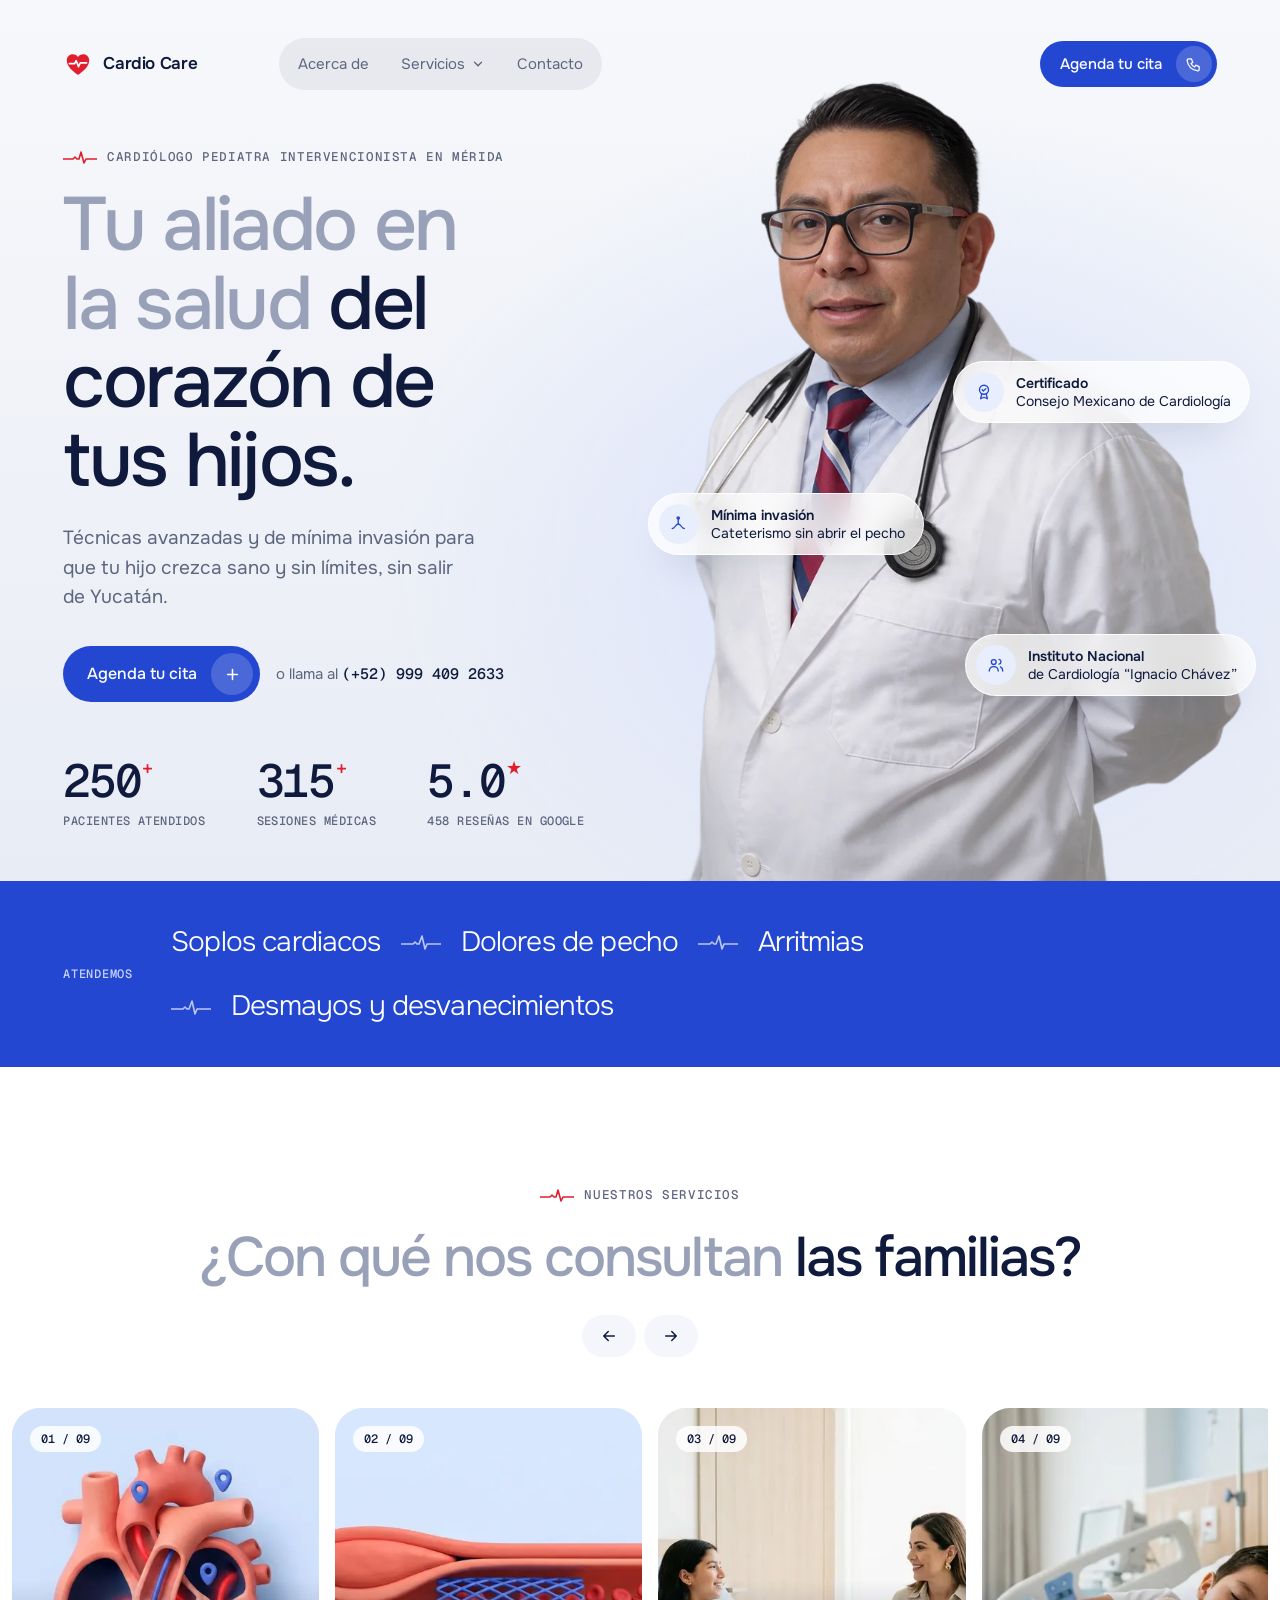
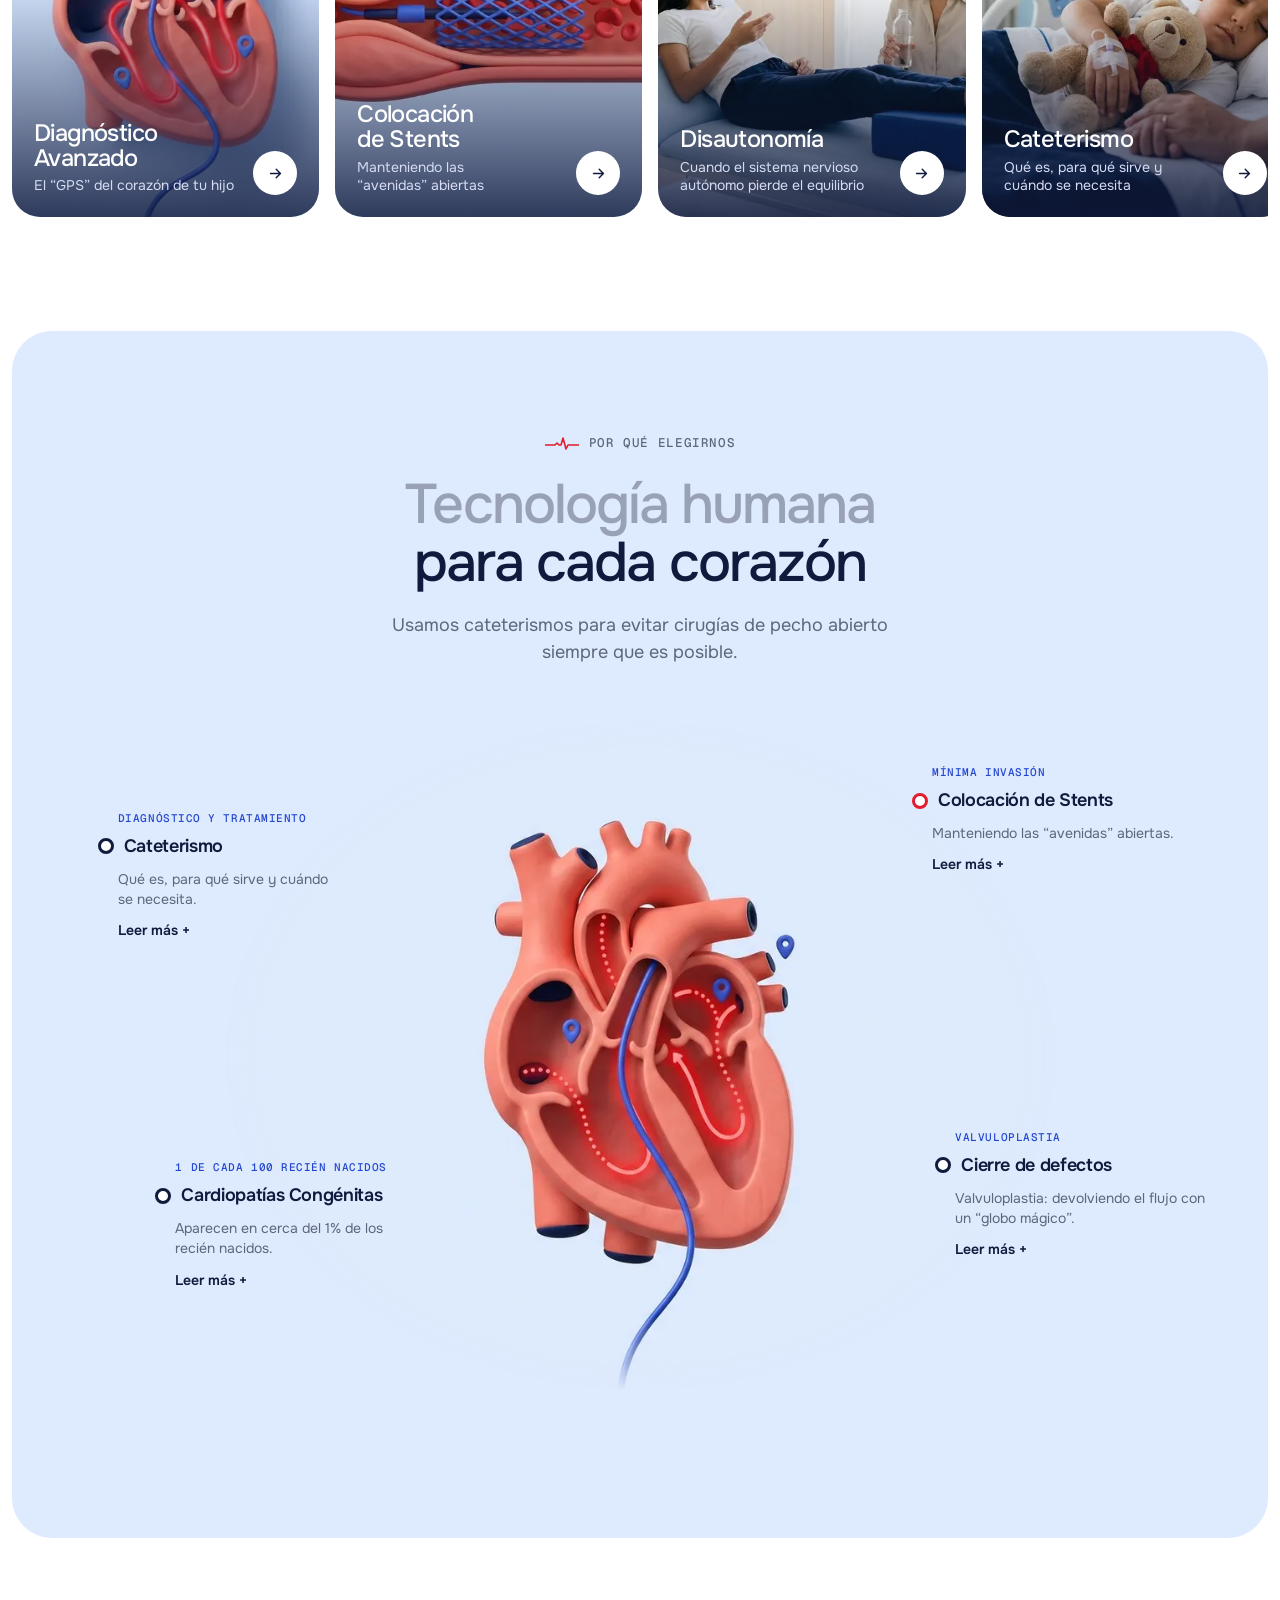
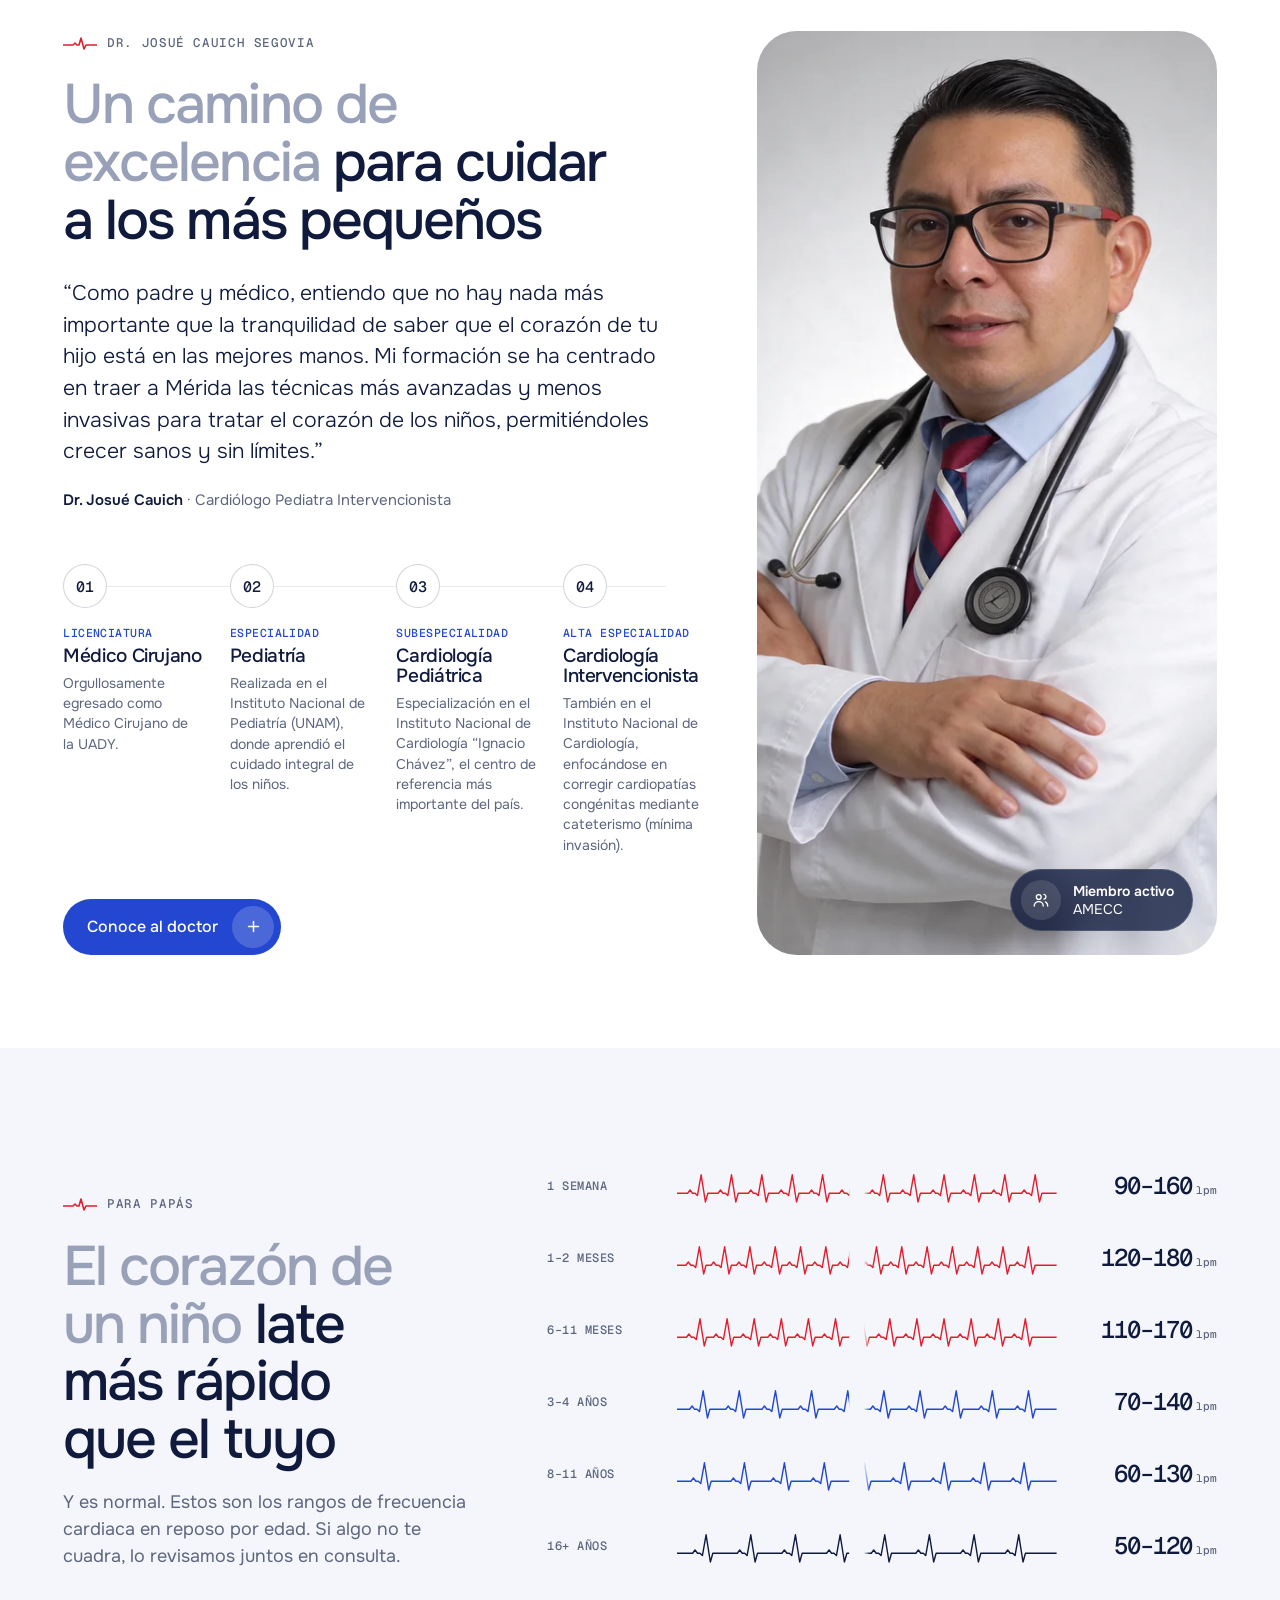
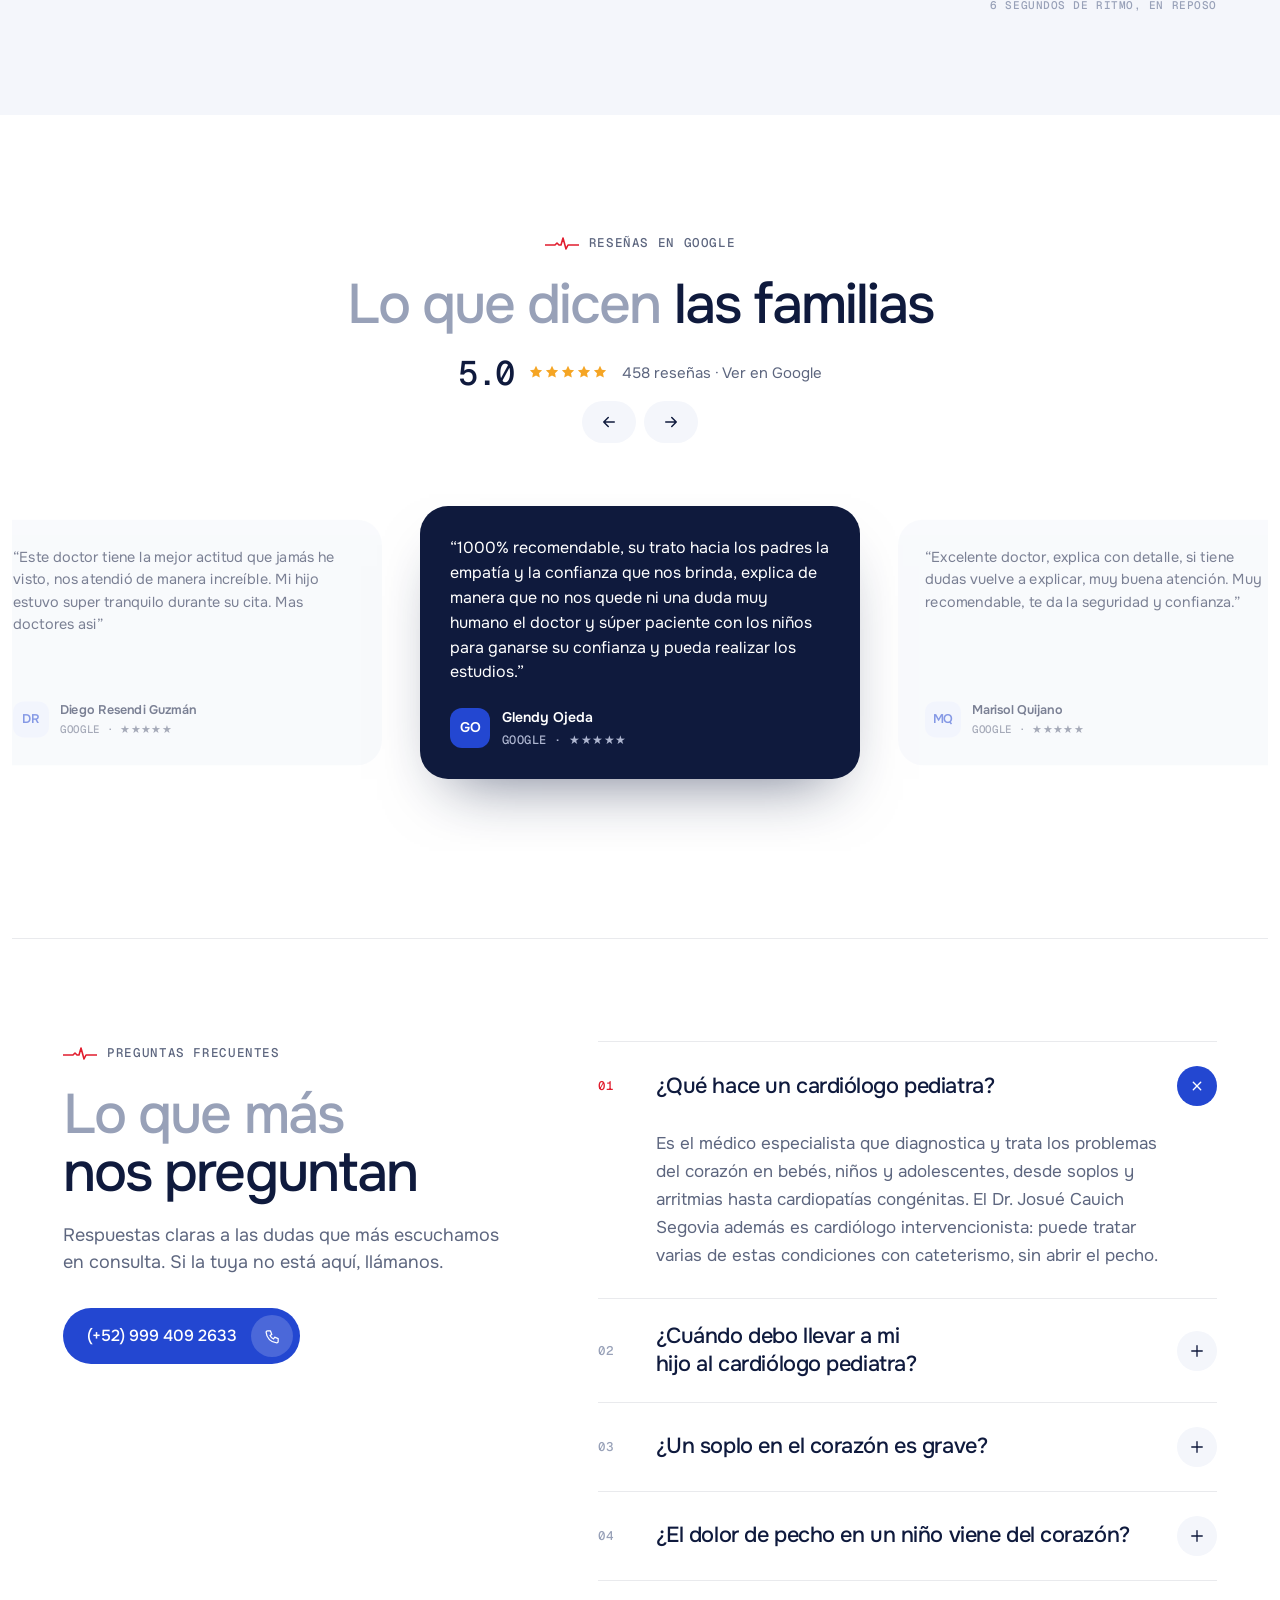
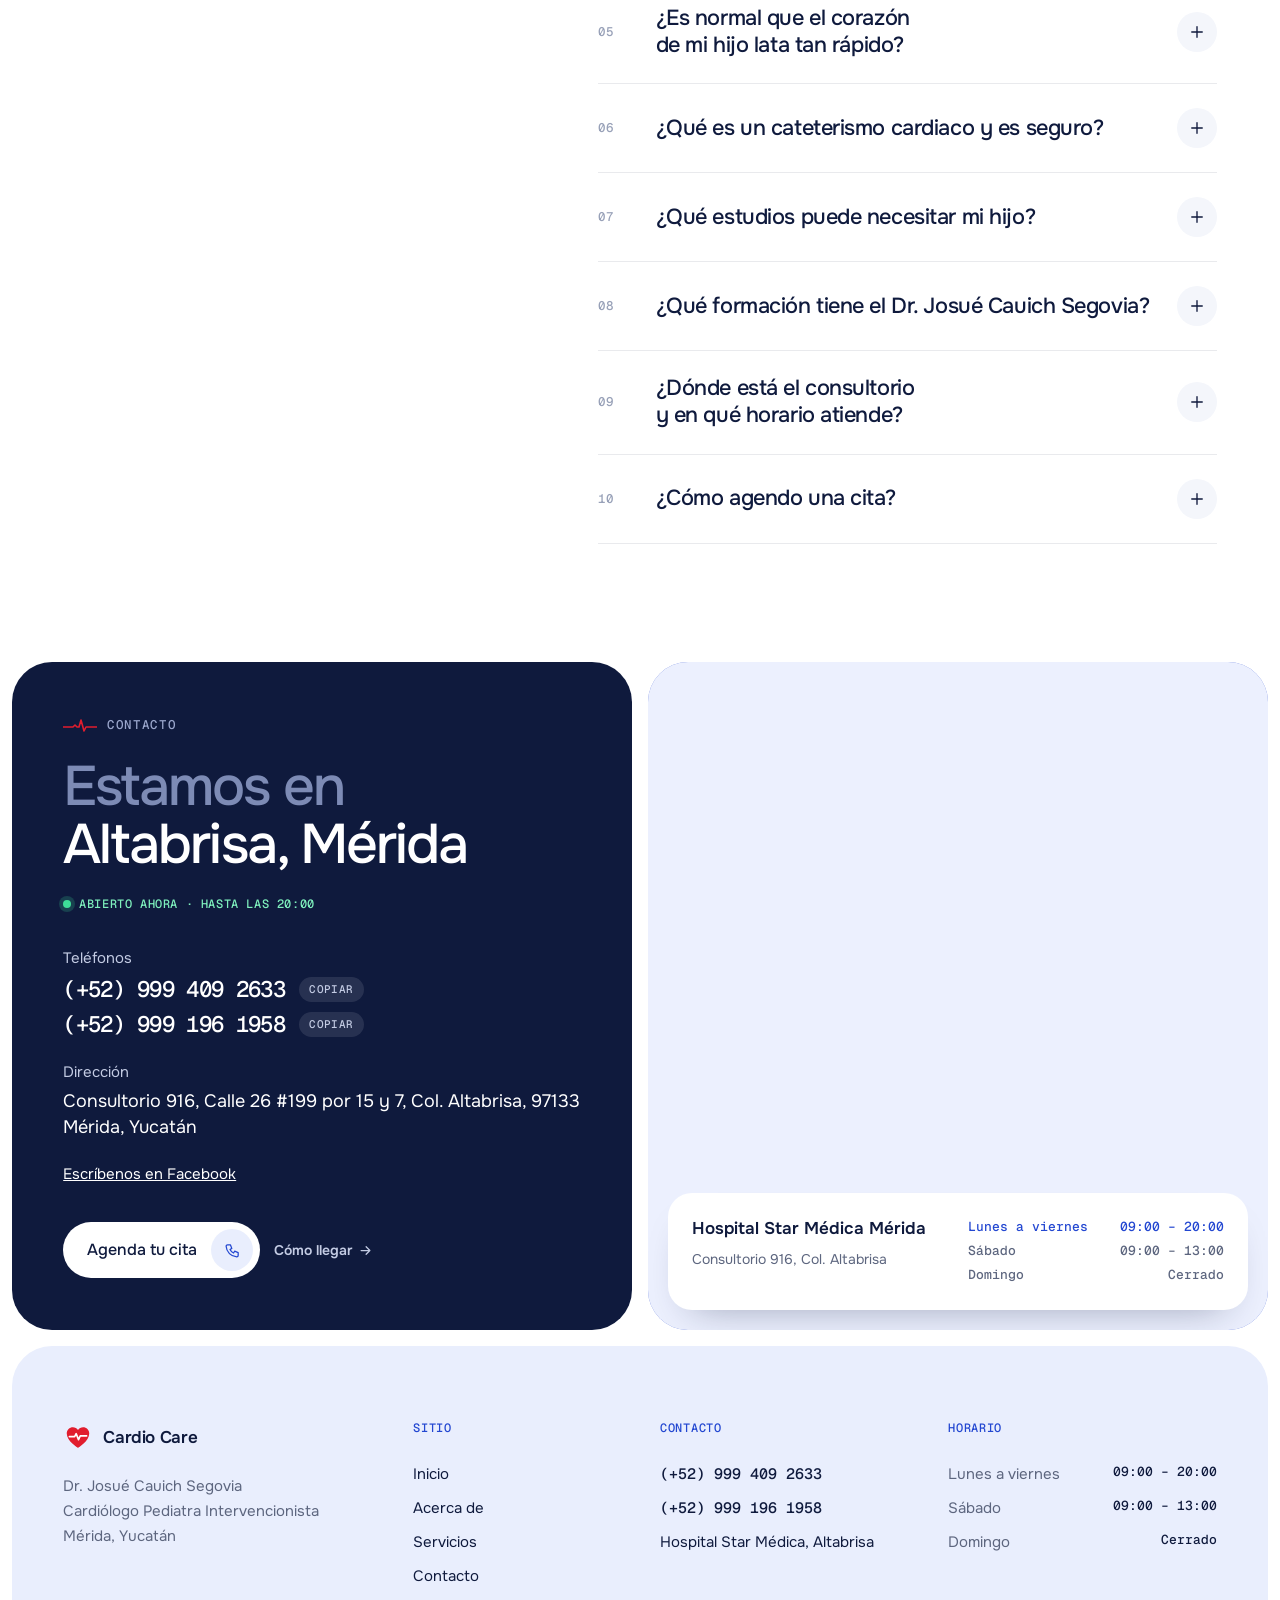
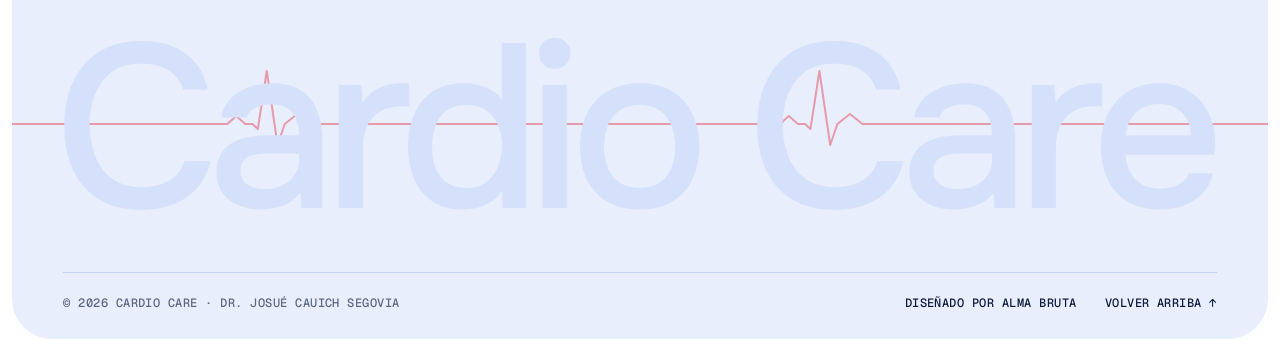
<file: index.html>
<!doctype html>
<html lang="es-MX">
<head>
<meta charset="utf-8">
<meta name="viewport" content="width=device-width, initial-scale=1, viewport-fit=cover">
<title>Cardiólogo Pediatra en Mérida · Dr. Josué Cauich Segovia | Cardio Care</title>
<meta name="description" content="Dr. Josué Cauich Segovia, cardiólogo pediatra intervencionista en Mérida, Yucatán. Soplos, arritmias, cardiopatías congénitas y cateterismo. Consultorio en Star Médica Altabrisa.">
<meta name="robots" content="index, follow, max-image-preview:large, max-snippet:-1">
<link rel="canonical" href="https://cardiocare-sigma.vercel.app/">
<link rel="alternate" hreflang="es-MX" href="https://cardiocare-sigma.vercel.app/">
<meta name="author" content="Dr. Josué Cauich Segovia">
<meta name="geo.region" content="MX-YUC"><meta name="geo.placename" content="Mérida"><meta name="geo.position" content="21.0160689;-89.5849652"><meta name="ICBM" content="21.0160689, -89.5849652">
<meta name="theme-color" content="#2347D1">
<link rel="icon" href="/favicon.svg" type="image/svg+xml">
<link rel="apple-touch-icon" href="/apple-touch-icon.png">
<meta property="og:type" content="website">
<meta property="og:locale" content="es_MX">
<meta property="og:site_name" content="Cardio Care">
<meta property="og:title" content="Cardiólogo Pediatra en Mérida · Dr. Josué Cauich Segovia | Cardio Care">
<meta property="og:description" content="Dr. Josué Cauich Segovia, cardiólogo pediatra intervencionista en Mérida, Yucatán. Soplos, arritmias, cardiopatías congénitas y cateterismo. Consultorio en Star Médica Altabrisa.">
<meta property="og:url" content="https://cardiocare-sigma.vercel.app/">
<meta property="og:image" content="https://cardiocare-sigma.vercel.app/og.jpg">
<meta property="og:image:alt" content="Cardiólogo Pediatra en Mérida · Dr. Josué Cauich Segovia | Cardio Care">
<meta name="twitter:card" content="summary_large_image">
<meta name="twitter:title" content="Cardiólogo Pediatra en Mérida · Dr. Josué Cauich Segovia | Cardio Care">
<meta name="twitter:description" content="Dr. Josué Cauich Segovia, cardiólogo pediatra intervencionista en Mérida, Yucatán. Soplos, arritmias, cardiopatías congénitas y cateterismo. Consultorio en Star Médica Altabrisa.">
<meta name="twitter:image" content="https://cardiocare-sigma.vercel.app/og.jpg">
<link rel="preload" as="font" type="font/woff2" href="/fonts/onest-latin.woff2" crossorigin>
<link rel="preload" as="font" type="font/woff2" href="/fonts/geist-mono-500-latin.woff2" crossorigin>
<link rel="preload" as="image" href="/img/dr-cut.webp" fetchpriority="high">
<script type="application/ld+json">{"@context": "https://schema.org", "@graph": [{"@type": "Physician", "@id": "https://cardiocare-sigma.vercel.app/#medico", "name": "Dr. Josué Cauich Segovia", "alternateName": "Cardio Care", "description": "Cardiólogo pediatra intervencionista en Mérida, Yucatán. Atiende a bebés, niños y adolescentes: soplos, arritmias, dolor de pecho, disautonomía, cardiopatías congénitas y cateterismo.", "url": "https://cardiocare-sigma.vercel.app/", "image": "https://cardiocare-sigma.vercel.app/img/dr2.webp", "logo": "https://cardiocare-sigma.vercel.app/favicon.svg", "medicalSpecialty": ["Pediatric", "Cardiovascular"], "telephone": "+529994092633", "priceRange": "$$", "isAcceptingNewPatients": true, "knowsLanguage": "es", "worksFor": {"@id": "https://cardiocare-sigma.vercel.app/#consultorio"}, "hospitalAffiliation": {"@type": "Hospital", "name": "Hospital Star Médica Mérida"}, "alumniOf": [{"@type": "CollegeOrUniversity", "name": "Instituto Nacional de Pediatría (UNAM)"}, {"@type": "CollegeOrUniversity", "name": "Instituto Nacional de Cardiología Ignacio Chávez"}], "memberOf": {"@type": "MedicalOrganization", "name": "Asociación Mexicana de Especialistas en Cardiopatías Congénitas (AMECC)"}, "hasCredential": [{"@type": "EducationalOccupationalCredential", "credentialCategory": "Certificación", "name": "Cardiología Pediátrica", "recognizedBy": {"@type": "Organization", "name": "Consejo Mexicano de Cardiología"}}, {"@type": "EducationalOccupationalCredential", "credentialCategory": "Certificación", "name": "Cardiología Intervencionista", "recognizedBy": {"@type": "Organization", "name": "Consejo Mexicano de Cardiología"}}, {"@type": "EducationalOccupationalCredential", "credentialCategory": "Certificación", "name": "Pediatría", "recognizedBy": {"@type": "Organization", "name": "Consejo Mexicano de Pediatría"}}], "knowsAbout": ["Cardiología pediátrica", "Cardiología intervencionista", "Cardiopatías congénitas", "Soplos cardiacos", "Arritmias", "Disautonomía", "Cateterismo cardiaco", "Valvuloplastia", "Stents"], "address": {"@type": "PostalAddress", "streetAddress": "Calle 26 #199 por 15 y 7, Consultorio 916, Hospital Star Médica", "addressLocality": "Mérida", "addressRegion": "Yucatán", "postalCode": "97133", "addressCountry": "MX"}, "geo": {"@type": "GeoCoordinates", "latitude": 21.0160689, "longitude": -89.5849652}, "hasMap": "https://www.google.com/maps/place/Hospital+Star+M%C3%A9dica+M%C3%A9rida/data=!4m2!3m1!1s0x0:0xc198ba75b83b93b2", "sameAs": ["https://www.google.com/maps/place/Dr+Josu%C3%A9+Cauich+Segovia+Cardi%C3%B3logo+Pediatra/@21.0160689,-89.5849652,17z/data=!4m8!3m7!1s0x8f5677212c8c126d:0xbca4947630c16ba3!8m2!3d21.0160689!4d-89.5849652!9m1!1b1!16s%2Fg%2F1pty506rj"], "openingHoursSpecification": [{"@type": "OpeningHoursSpecification", "dayOfWeek": ["Monday", "Tuesday", "Wednesday", "Thursday", "Friday"], "opens": "09:00", "closes": "20:00"}, {"@type": "OpeningHoursSpecification", "dayOfWeek": "Saturday", "opens": "09:00", "closes": "13:00"}], "areaServed": [{"@type": "City", "name": "Mérida"}, {"@type": "State", "name": "Yucatán"}], "availableService": [{"@type": "MedicalProcedure", "name": "Diagnóstico Avanzado", "url": "https://cardiocare-sigma.vercel.app/servicios/diagnostico-avanzado/"}, {"@type": "MedicalProcedure", "name": "Colocación de Stents", "url": "https://cardiocare-sigma.vercel.app/servicios/colocacion-de-stents/"}, {"@type": "MedicalTherapy", "name": "Disautonomía", "url": "https://cardiocare-sigma.vercel.app/servicios/disautonomia/"}, {"@type": "MedicalProcedure", "name": "Cateterismo", "url": "https://cardiocare-sigma.vercel.app/servicios/cateterismo/"}, {"@type": "MedicalTherapy", "name": "Dolor torácico", "url": "https://cardiocare-sigma.vercel.app/servicios/dolor-toracico/"}, {"@type": "MedicalTherapy", "name": "Cardiopatías Congénitas", "url": "https://cardiocare-sigma.vercel.app/servicios/cardiopatias-congenitas/"}, {"@type": "MedicalTherapy", "name": "Diagnóstico de Arritmias", "url": "https://cardiocare-sigma.vercel.app/servicios/diagnostico-de-arritmias/"}, {"@type": "MedicalTherapy", "name": "Soplos", "url": "https://cardiocare-sigma.vercel.app/servicios/soplos/"}, {"@type": "MedicalProcedure", "name": "Cierre de defectos", "url": "https://cardiocare-sigma.vercel.app/servicios/cierre-de-defectos/"}]}, {"@type": "MedicalClinic", "@id": "https://cardiocare-sigma.vercel.app/#consultorio", "name": "Cardio Care · Cardiología Pediátrica", "url": "https://cardiocare-sigma.vercel.app/", "image": "https://cardiocare-sigma.vercel.app/og.jpg", "telephone": "+529994092633", "medicalSpecialty": ["Pediatric", "Cardiovascular"], "address": {"@type": "PostalAddress", "streetAddress": "Calle 26 #199 por 15 y 7, Consultorio 916, Hospital Star Médica", "addressLocality": "Mérida", "addressRegion": "Yucatán", "postalCode": "97133", "addressCountry": "MX"}, "geo": {"@type": "GeoCoordinates", "latitude": 21.0160689, "longitude": -89.5849652}, "hasMap": "https://www.google.com/maps/place/Hospital+Star+M%C3%A9dica+M%C3%A9rida/data=!4m2!3m1!1s0x0:0xc198ba75b83b93b2", "openingHoursSpecification": [{"@type": "OpeningHoursSpecification", "dayOfWeek": ["Monday", "Tuesday", "Wednesday", "Thursday", "Friday"], "opens": "09:00", "closes": "20:00"}, {"@type": "OpeningHoursSpecification", "dayOfWeek": "Saturday", "opens": "09:00", "closes": "13:00"}], "containedInPlace": {"@type": "Hospital", "name": "Hospital Star Médica Mérida"}, "employee": {"@id": "https://cardiocare-sigma.vercel.app/#medico"}, "contactPoint": [{"@type": "ContactPoint", "telephone": "+529994092633", "contactType": "reservations", "areaServed": "MX", "availableLanguage": "es"}, {"@type": "ContactPoint", "telephone": "+529991961958", "contactType": "reservations", "areaServed": "MX", "availableLanguage": "es"}]}, {"@type": "WebSite", "@id": "https://cardiocare-sigma.vercel.app/#web", "url": "https://cardiocare-sigma.vercel.app/", "name": "Cardio Care", "inLanguage": "es-MX", "publisher": {"@id": "https://cardiocare-sigma.vercel.app/#consultorio"}}, {"@type": "FAQPage", "@id": "https://cardiocare-sigma.vercel.app/#preguntas", "url": "https://cardiocare-sigma.vercel.app/", "inLanguage": "es-MX", "mainEntity": [{"@type": "Question", "name": "¿Qué hace un cardiólogo pediatra?", "acceptedAnswer": {"@type": "Answer", "text": "Es el médico especialista que diagnostica y trata los problemas del corazón en bebés, niños y adolescentes, desde soplos y arritmias hasta cardiopatías congénitas. El Dr. Josué Cauich Segovia además es cardiólogo intervencionista: puede tratar varias de estas condiciones con cateterismo, sin abrir el pecho."}}, {"@type": "Question", "name": "¿Cuándo debo llevar a mi hijo al cardiólogo pediatra?", "acceptedAnswer": {"@type": "Answer", "text": "Conviene consultar si el pediatra escuchó un soplo, si tu hijo se desmaya, tiene dolor de pecho o palpitaciones al hacer ejercicio, si un bebé se cansa o suda mucho al comer, si sus labios o uñas se ven morados, o si hay enfermedades del corazón en la familia. Una valoración a tiempo confirma o descarta el problema."}}, {"@type": "Question", "name": "¿Un soplo en el corazón es grave?", "acceptedAnswer": {"@type": "Answer", "text": "En la mayoría de los casos, no. Más de la mitad de los niños tiene en algún momento un soplo funcional o inocente, que aparece en un corazón sano y no necesita tratamiento. Como un soplo también puede ser la señal de una cardiopatía congénita, el cardiólogo pediatra lo valora con la exploración y, si hace falta, con un ecocardiograma."}}, {"@type": "Question", "name": "¿El dolor de pecho en un niño viene del corazón?", "acceptedAnswer": {"@type": "Answer", "text": "Casi nunca. Solo entre el 1% y el 4% de los dolores de pecho en niños tiene un origen cardiaco; la mayoría son musculares, respiratorios o sin una causa grave. Vale la pena revisarlo si el dolor aparece con el ejercicio, se acompaña de desmayo o palpitaciones, o si tu hijo tiene una cardiopatía conocida."}}, {"@type": "Question", "name": "¿Es normal que el corazón de mi hijo lata tan rápido?", "acceptedAnswer": {"@type": "Answer", "text": "Sí. Mientras más pequeño es el niño, más rápido late su corazón: en reposo, un bebé de una semana puede tener entre 90 y 160 latidos por minuto, y un niño de 8 a 11 años entre 60 y 130. Si notas latidos muy rápidos, irregulares o acompañados de mareo, conviene revisarlo."}}, {"@type": "Question", "name": "¿Qué es un cateterismo cardiaco y es seguro?", "acceptedAnswer": {"@type": "Answer", "text": "Es un procedimiento en el que se lleva un tubo muy delgado (catéter) por un vaso sanguíneo hasta el corazón. Sirve para diagnosticar con precisión y para tratar defectos, como cerrar orificios, abrir válvulas o colocar stents, sin cirugía de pecho abierto. Se realiza en el hospital, con el niño bajo una sedación segura."}}, {"@type": "Question", "name": "¿Qué estudios puede necesitar mi hijo?", "acceptedAnswer": {"@type": "Answer", "text": "Depende de los síntomas. Los más comunes son el electrocardiograma, la radiografía de tórax y el ecocardiograma, que es la prueba fundamental para ver la estructura del corazón. En casos específicos se indica una prueba de inclinación (Tilt Test) o un cateterismo diagnóstico."}}, {"@type": "Question", "name": "¿Qué formación tiene el Dr. Josué Cauich Segovia?", "acceptedAnswer": {"@type": "Answer", "text": "Se formó en el Instituto Nacional de Pediatría (UNAM) y en el Instituto Nacional de Cardiología “Ignacio Chávez”. Está certificado por el Consejo Mexicano de Cardiología en Cardiología Pediátrica e Intervencionista y por el Consejo Mexicano de Pediatría, y es miembro activo de la AMECC."}}, {"@type": "Question", "name": "¿Dónde está el consultorio y en qué horario atiende?", "acceptedAnswer": {"@type": "Answer", "text": "En el consultorio 916 del Hospital Star Médica Altabrisa: Calle 26 #199 por 15 y 7, Col. Altabrisa, Mérida, Yucatán. Atiende de lunes a viernes de 9:00 a 20:00 y los sábados de 9:00 a 13:00."}}, {"@type": "Question", "name": "¿Cómo agendo una cita?", "acceptedAnswer": {"@type": "Answer", "text": "Llama al (+52) 999 409 2633 o al (+52) 999 196 1958. Te damos el horario disponible más cercano y te decimos qué estudios previos conviene llevar a la consulta."}}]}]}</script>
<style>
/* Respaldo con las medidas de Onest: mientras carga la fuente, el texto ocupa lo mismo y nada salta. */
@font-face{font-family:"Onest";font-style:normal;font-weight:300 600;font-display:swap;src:url(/fonts/onest-latin.woff2) format("woff2")}
@font-face{font-family:"Geist Mono";font-style:normal;font-weight:500;font-display:swap;src:url(/fonts/geist-mono-500-latin.woff2) format("woff2")}
@font-face{font-family:"Onest fb";src:local("Arial"),local("ArialMT"),local("Liberation Sans"),local("Helvetica");size-adjust:104.5%;ascent-override:93.9%;descent-override:30%;line-gap-override:0%}
/* Dirección E: paneles redondeados sobre gris hielo, doctor recortado, títulos en dos tonos,
   lecturas tipo monitor en mono y un trazo de ECG como hilo conductor. Serio, cálido y propio de cardiología. */
:root{
  --c:#2347D1; --c-d:#8AA4FF; --n:#0F1A3D; --r:#E11D2E; --r-d:#FF5C67; --ice:#E9EEFD; --heart-bg:#DEEAFD;
  --bg:#FFFFFF; --panel:#FFFFFF; --soft:#F4F6FB; --ink:#0F1A3D; --gray:#98A1B8; --mut:#5D667F; --line:rgba(15,26,61,.09);
  --primary:var(--c); --on-primary:#fff;
  --f:"Onest","Onest fb","Segoe UI",system-ui,sans-serif; --m:"Geist Mono",ui-monospace,monospace;
  --glow:#D9E2FB; --hero-a:#F7F8FB; --hero-b:#E8ECF5;
  --rad:40px; --rad-m:28px; --rad-s:18px; --gap:16px;
  --ease:cubic-bezier(.22,1,.36,1);
  --wrap:1408px;
  color-scheme:light;
}
@media (prefers-color-scheme: dark){ :root:not([data-theme="light"]){
  --bg:#0A0D18; --panel:#121729; --soft:#171D33; --ink:#EEF1FA; --gray:#6F7894; --mut:#A3AAC2; --line:rgba(255,255,255,.08);
  --ice:#1A2342; --heart-bg:#1A2342; --primary:var(--c-d); --on-primary:#0A1030; color-scheme:dark; --glow:rgba(35,71,209,.28); --hero-a:#121729; --hero-b:#0A0D18; } }
:root[data-theme="dark"]{
  --bg:#0A0D18; --panel:#121729; --soft:#171D33; --ink:#EEF1FA; --gray:#6F7894; --mut:#A3AAC2; --line:rgba(255,255,255,.08);
  --ice:#1A2342; --heart-bg:#1A2342; --primary:var(--c-d); --on-primary:#0A1030; color-scheme:dark; --glow:rgba(35,71,209,.28); --hero-a:#121729; --hero-b:#0A0D18; }

*{box-sizing:border-box}
html{scroll-behavior:smooth;scroll-padding-top:100px}
body{margin:0;background:var(--bg);color:var(--ink);font-family:var(--f);font-size:17px;line-height:1.6;-webkit-font-smoothing:antialiased}
h1,h2,h3,h4{font-weight:500;letter-spacing:-.035em;line-height:1.04;margin:0;text-wrap:balance}
p{margin:0;text-wrap:pretty}
a{color:inherit}
img{display:block;max-width:100%}
[hidden]{display:none!important}
:focus-visible{outline:3px solid var(--primary);outline-offset:3px;border-radius:8px}
.gr{color:var(--gray)}
.mono{font-family:var(--m)}
.sr{position:absolute;width:1px;height:1px;overflow:hidden;clip:rect(0 0 0 0);white-space:nowrap}
.skip{position:absolute;left:16px;top:-60px;background:var(--primary);color:#fff;padding:10px 14px;border-radius:12px;z-index:90;text-decoration:none}
.skip:focus{top:12px}
.shell{max-width:var(--wrap);margin-inline:auto;padding:12px max(12px,env(safe-area-inset-right)) 12px max(12px,env(safe-area-inset-left))}
.panel{background:var(--panel);border-radius:var(--rad);position:relative;overflow:hidden}
#main > * + *{margin-top:var(--gap)}
.in{padding-inline:clamp(22px,4vw,56px)}

/* etiqueta con latido */
.lbl{display:inline-flex;align-items:center;gap:10px;font:500 12.5px/1 var(--m);letter-spacing:.05em;text-transform:uppercase;color:var(--mut)}
.lbl::before{content:"";width:34px;height:14px;flex-shrink:0;background:url("data:image/svg+xml,%3Csvg xmlns='http://www.w3.org/2000/svg' viewBox='0 0 34 14'%3E%3Cpath d='M0 9h10l2-2 2 2h2l2-7 3 11 2-4h11' fill='none' stroke='%23E11D2E' stroke-width='1.6' stroke-linejoin='round'/%3E%3C/svg%3E") no-repeat}
.h2{font-size:clamp(34px,2.2rem + 1.6vw,58px);margin-top:18px}

/* botones */
.btn{display:inline-flex;align-items:center;gap:14px;background:var(--c);color:#fff;border-radius:999px;padding:7px 7px 7px 24px;font:500 16px/1 var(--f);text-decoration:none;border:0;cursor:pointer;white-space:nowrap;transition:transform .4s var(--ease),background-color .3s}
.btn .bi{width:42px;height:42px;border-radius:50%;background:rgba(255,255,255,.18);display:grid;place-items:center;transition:transform .5s var(--ease)}
.btn .bi svg{width:17px;height:17px}
.btn:hover .bi{transform:rotate(90deg)}
.btn:active{transform:scale(.98)}
.btn.w{background:#fff;color:var(--n)} .btn.w .bi{background:var(--ice);color:var(--c)}
.btn.red{background:var(--r)}
.link{font-weight:600;font-size:14px;text-decoration:none;display:inline-flex;gap:6px;align-items:center}
.link:hover{color:var(--primary)}

/* ---------- nav ---------- */
.top{position:sticky;top:0;z-index:50;pointer-events:none;height:0}
.nav{pointer-events:auto;position:absolute;left:0;right:0;top:12px;display:flex;align-items:center;gap:18px;padding:14px clamp(22px,4vw,56px);border-radius:999px;transition:background-color .4s,box-shadow .4s,top .4s var(--ease)}
.top.scrolled .nav{background:color-mix(in oklab,var(--panel) 82%,transparent);backdrop-filter:blur(16px) saturate(1.4);-webkit-backdrop-filter:blur(16px) saturate(1.4);box-shadow:0 0 0 1px var(--line),0 18px 40px -26px rgba(15,26,61,.4);top:12px;margin-inline:0}
.logo{display:flex;align-items:center;gap:10px;font-weight:600;font-size:17px;letter-spacing:-.02em;text-decoration:none;flex-shrink:0}
.logo svg{width:30px;height:30px}
.menu{display:flex;gap:2px;list-style:none;padding:4px;margin:0 0 0 clamp(20px,5vw,80px);font-size:15px;background:color-mix(in oklab,var(--ink) 6%,transparent);border-radius:999px}
.menu a,.menu button{display:inline-flex;align-items:center;gap:6px;padding:10px 15px;border-radius:999px;text-decoration:none;color:var(--mut);background:none;border:0;font:inherit;cursor:pointer;transition:background-color .3s,color .3s}
.menu a:hover,.menu button:hover{color:var(--ink)}
.menu [aria-current="page"],.menu [aria-current="page"]:hover{background:var(--ink);color:var(--panel)}
.nav .r{margin-left:auto;display:flex;gap:10px;align-items:center}
.nav .tel{font:500 14px/1 var(--m);color:var(--mut);text-decoration:none;margin-right:6px}
.pillw{background:var(--panel);color:var(--ink);padding:13px 18px;border-radius:999px;font-weight:500;font-size:15px;text-decoration:none;box-shadow:0 1px 2px rgba(15,26,61,.08)}
.circ{width:46px;height:46px;border-radius:50%;background:var(--c);color:#fff;display:grid;place-items:center;flex-shrink:0;border:0;cursor:pointer}
.circ svg{width:18px;height:18px}
.burger{display:none}
.chev{width:14px;height:14px;transition:rotate .3s var(--ease)}
.has-mega{position:relative}
.mega{position:absolute;top:calc(100% + 14px);left:50%;translate:-50% 0;width:min(820px,92vw);background:var(--panel);border-radius:var(--rad-m);box-shadow:0 0 0 1px var(--line),0 40px 80px -40px rgba(15,26,61,.5);padding:10px;display:grid;grid-template-columns:repeat(3,1fr);gap:4px;opacity:0;visibility:hidden;transform:translateY(-6px);transition:opacity .25s,transform .4s var(--ease),visibility .25s}
.has-mega.open .mega{opacity:1;visibility:visible;transform:none}
.has-mega.open .chev{rotate:180deg}
.mega a{display:grid;grid-template-columns:64px 1fr;gap:12px;align-items:center;padding:8px;border-radius:16px;text-decoration:none;font-size:14px;font-weight:500;line-height:1.25;color:var(--ink)}
.mega a small{display:block;color:var(--mut);font-weight:400;font-size:12px;margin-top:3px}
.mega a img{width:64px;height:48px;border-radius:10px;object-fit:cover;background:var(--ice)}
.mega a:hover{background:var(--soft)}
.drawer{position:fixed;inset:0;z-index:80;background:var(--panel);padding:20px 20px calc(env(safe-area-inset-bottom) + 24px);overflow:auto;display:flex;flex-direction:column;gap:4px}
.drawer .row{display:flex;justify-content:space-between;align-items:center;margin-bottom:16px}
.drawer > a.big,.drawer > span.big{font-size:32px;font-weight:500;letter-spacing:-.03em;text-decoration:none;padding:6px 0}
.drawer .svc{display:grid;grid-template-columns:1fr 1fr;gap:2px 14px;padding:4px 0 14px}
.drawer .svc a{color:var(--mut);text-decoration:none;padding:7px 0;font-size:15px}
.drawer .btn{margin-top:auto;align-self:flex-start}

/* ---------- hero ---------- */
.hero{min-height:min(880px,100svh);background:radial-gradient(60% 70% at 72% 62%,color-mix(in oklab,var(--c) 14%,transparent) 0%,transparent 70%),linear-gradient(180deg,color-mix(in oklab,var(--panel) 70%,var(--bg)),var(--bg));display:grid;grid-template-columns:minmax(0,1.05fr) minmax(0,.95fr);align-items:stretch}
.hero{background:radial-gradient(60% 70% at 72% 62%,var(--glow) 0%,transparent 70%),linear-gradient(180deg,var(--hero-a),var(--hero-b))}
.stars svg{width:16px;height:16px;display:inline-block;vertical-align:-2px}
.phead .media.tall{aspect-ratio:4/5;max-height:640px;justify-self:end;width:min(100%,520px)}
.phead .media.tall img{object-position:50% 20%}
.prose p.callout{font-weight:400}
.tech .stage .co .link{color:var(--ink)}
.hero .t{padding:150px clamp(22px,4vw,56px) 52px;display:flex;flex-direction:column;position:relative;z-index:3}
.hero h1{font-size:clamp(42px,2rem + 3.4vw,78px);margin-top:22px;max-width:12.5ch}
.hero .lead{font-size:clamp(17px,1rem + .3vw,19px);line-height:1.55;color:var(--mut);margin-top:24px;max-width:440px}
.hero .ct{margin-top:34px;display:flex;gap:16px;align-items:center;flex-wrap:wrap}
.hero .ct .alt{font-size:15px;color:var(--mut)}
.hero .ct .alt a{font-family:var(--m);color:var(--ink);text-decoration:none}
.nums{display:flex;gap:clamp(28px,4vw,56px);margin-top:auto;padding-top:56px;flex-wrap:wrap}
.nums b{font:500 clamp(38px,1.6rem + 1.6vw,52px)/1 var(--m);letter-spacing:-.05em;display:block}
.nums b sup{font-size:.4em;color:var(--r);vertical-align:top;margin-left:2px}
.nums span{font:500 12px/1.3 var(--m);letter-spacing:.04em;text-transform:uppercase;color:var(--mut);display:block;margin-top:9px}
.hero .v{position:relative;min-height:520px}
.hero .doc{position:absolute;bottom:0;left:50%;translate:-52% 0;height:min(94%,800px);width:auto;max-width:none;z-index:2}
.rings{position:absolute;left:50%;top:60%;width:1000px;height:1000px;translate:-50% -50%;border-radius:50%;border:1px solid color-mix(in oklab,var(--c) 12%,transparent);z-index:0}
.rings::before,.rings::after{content:"";position:absolute;inset:140px;border-radius:50%;border:1px solid color-mix(in oklab,var(--c) 12%,transparent)}
.rings::after{inset:280px}
.hero .ecg{position:absolute;left:0;right:0;bottom:170px;height:110px;width:100%;z-index:1;pointer-events:none}
.ecg path{fill:none;stroke:var(--r);stroke-opacity:.75;stroke-width:2;stroke-linejoin:round;stroke-dasharray:3200;stroke-dashoffset:0}
@media (prefers-reduced-motion:no-preference){.ecg.draw path{animation:trace 3s var(--ease) both .4s}}
@keyframes trace{from{stroke-dashoffset:3200}}
.float{position:absolute;z-index:4;display:flex;align-items:center;gap:12px;background:color-mix(in oklab,var(--panel) 74%,transparent);backdrop-filter:blur(14px);-webkit-backdrop-filter:blur(14px);border:1px solid color-mix(in oklab,var(--panel) 90%,transparent);padding:10px 18px 10px 10px;border-radius:999px;font-size:14px;line-height:1.3;box-shadow:0 20px 40px -24px rgba(15,26,61,.35);white-space:nowrap}
.float .ic{width:40px;height:40px;border-radius:50%;display:grid;place-items:center;background:var(--ice);color:var(--c);flex-shrink:0}
.float .ic svg{width:18px;height:18px}
.float b{font-weight:600;display:block}
.f1{right:3%;top:41%}.f2{left:-4%;top:56%}.f3{right:2%;top:72%}
@media (prefers-reduced-motion:no-preference){.float{animation:bob 7s ease-in-out infinite}.f2{animation-delay:-2s}.f3{animation-delay:-4s}}
@keyframes bob{50%{transform:translateY(-6px)}}

/* banda */
.band{background:var(--c);color:#fff;border-radius:var(--rad);padding:clamp(26px,3vw,40px) clamp(22px,4vw,56px);display:flex;align-items:center;gap:clamp(20px,3vw,40px);overflow:hidden}
.band small{font:500 12px/1.3 var(--m);text-transform:uppercase;letter-spacing:.06em;color:#C9D4FF;flex-shrink:0}
.band ul{list-style:none;margin:0;padding:0;display:flex;align-items:center;gap:20px;flex-wrap:wrap;font-size:clamp(20px,1rem + 1vw,28px);font-weight:300;letter-spacing:-.03em}
.band li{display:flex;align-items:center;gap:20px}
.band li + li::before{content:"";width:40px;height:16px;background:url("data:image/svg+xml,%3Csvg xmlns='http://www.w3.org/2000/svg' viewBox='0 0 40 16'%3E%3Cpath d='M0 10h12l2-2 2 2h2l3-8 3 13 2-5h14' fill='none' stroke='%23fff' stroke-opacity='.7' stroke-width='1.6' stroke-linejoin='round'/%3E%3C/svg%3E") no-repeat}

/* ---------- carrusel servicios ---------- */
.svc{padding:clamp(64px,8vw,100px) 0 clamp(56px,7vw,90px)}
.center{text-align:center}
.arrows{display:flex;gap:8px;justify-content:center;margin-top:28px}
.arrows button{width:54px;height:42px;border-radius:999px;background:var(--soft);display:grid;place-items:center;border:0;color:var(--ink);cursor:pointer;transition:background-color .3s,color .3s}
.arrows button:hover{background:var(--c);color:#fff}
.arrows svg{width:18px;height:18px}
.arrows .prev svg{rotate:180deg}
.car{display:flex;gap:var(--gap);margin-top:clamp(32px,4vw,56px);overflow-x:auto;scroll-snap-type:x mandatory;padding:0 clamp(22px,4vw,56px) 8px;scroll-padding-inline:clamp(22px,4vw,56px);scrollbar-width:none}
.car::-webkit-scrollbar{display:none}
.sc{position:relative;flex-shrink:0;width:clamp(260px,24vw,330px);height:clamp(360px,32vw,440px);border-radius:var(--rad-m);overflow:hidden;background:var(--ice);scroll-snap-align:start;text-decoration:none;color:#fff;isolation:isolate}
.sc.big{width:clamp(300px,38vw,520px)}
.sc img{position:absolute;inset:0;width:100%;height:100%;object-fit:cover;z-index:-1;transition:transform .9s var(--ease)}
.sc:hover img{transform:scale(1.05)}
.sc::after{content:"";position:absolute;inset:0;z-index:-1;background:linear-gradient(180deg,rgba(15,26,61,0) 42%,rgba(15,26,61,.84))}
.sc .n{position:absolute;top:18px;left:18px;font:500 12px/1 var(--m);color:var(--n);background:rgba(255,255,255,.85);padding:7px 11px;border-radius:999px}
.sc .tx{position:absolute;left:22px;right:22px;bottom:22px;display:flex;justify-content:space-between;align-items:flex-end;gap:14px}
.sc h3{font-size:clamp(21px,1rem + .6vw,26px);letter-spacing:-.025em}
.sc p{font-size:14px;color:#D5DCF3;margin-top:6px;line-height:1.35}
.ar{width:44px;height:44px;border-radius:50%;background:#fff;color:var(--n);display:grid;place-items:center;flex-shrink:0;transition:rotate .5s var(--ease),background-color .3s}
.ar svg{width:17px;height:17px}
.sc:hover .ar{rotate:-45deg;background:var(--c);color:#fff}

/* ---------- corazón con anotaciones ---------- */
.tech{padding:clamp(64px,8vw,100px) clamp(22px,4vw,56px) clamp(64px,8vw,110px);background:var(--heart-bg)}
.tech .hd{display:flex;justify-content:space-between;align-items:flex-end;gap:24px 60px;flex-wrap:wrap}
.tech .sub{font-size:18px;color:var(--mut);max-width:440px;line-height:1.5}
.stage{position:relative;height:760px;margin-top:10px}
.stage .ring{position:absolute;left:50%;top:50%;border-radius:50%;border:1px solid color-mix(in oklab,var(--c) 16%,transparent);translate:-50% -50%}
.stage .ring.d{border-style:dashed}
.stage > img{position:absolute;left:50%;top:50%;width:min(860px,72%);translate:-50% -50%;-webkit-mask-image:radial-gradient(closest-side,#000 78%,transparent);mask-image:radial-gradient(closest-side,#000 78%,transparent)}
.co{position:absolute;width:270px;text-decoration:none}
.co .tg{font:500 11px/1 var(--m);letter-spacing:.05em;text-transform:uppercase;color:var(--c);padding-left:20px;display:block;margin-bottom:8px}
.co b{display:flex;align-items:center;gap:10px;font-weight:600;font-size:18px;letter-spacing:-.02em}
.co b::before{content:"";width:10px;height:10px;border-radius:50%;background:var(--panel);border:3px solid var(--ink);flex-shrink:0}
.co.red b::before{border-color:var(--r)}
.co p{font-size:14px;color:var(--mut);margin-top:8px;line-height:1.45;padding-left:20px}
.co .link{padding-left:20px;margin-top:10px}
.co:hover b{color:var(--c)}
.c1{left:3%;top:18%}.c2{right:3%;top:12%}.c3{left:8%;top:64%}.c4{right:1%;top:60%}

/* ---------- doctor ---------- */
.about{display:grid;grid-template-columns:minmax(0,1fr) minmax(300px,460px)}
.about .t{padding:clamp(56px,7vw,90px) clamp(22px,4vw,56px)}
.about blockquote{font-size:clamp(19px,1rem + .4vw,22px);line-height:1.5;margin:28px 0 0;max-width:620px;font-weight:300}
.about .who{margin-top:20px;font-size:15px;color:var(--mut)}
.about .who b{color:var(--ink);font-weight:600}
.about .ph{position:relative;min-height:440px;background:var(--ice)}
.about .ph img{position:absolute;inset:0;width:100%;height:100%;object-fit:cover;object-position:70% 25%}
.about .ph .float{left:auto;top:auto;right:24px;bottom:24px;animation:none;background:rgba(15,26,61,.78);border-color:rgba(255,255,255,.12);color:#fff}
.about .ph .float .ic{background:rgba(255,255,255,.12);color:#fff}
.steps{list-style:none;padding:0;margin:52px 0 0;display:grid;grid-template-columns:repeat(4,minmax(0,1fr));gap:24px;position:relative}
.steps::before{content:"";position:absolute;left:22px;right:40px;top:22px;height:1px;background:var(--line)}
.steps li{position:relative}
.steps .k{width:44px;height:44px;border-radius:50%;background:var(--panel);border:1px solid color-mix(in oklab,var(--ink) 18%,transparent);display:grid;place-items:center;font:500 15px/1 var(--m)}
.steps small{display:block;font:500 11.5px/1.3 var(--m);letter-spacing:.04em;text-transform:uppercase;color:var(--c);margin-top:18px}
.steps h3{font-size:19px;margin-top:6px;letter-spacing:-.02em}
.steps p{font-size:14px;color:var(--mut);margin-top:6px;line-height:1.45}

/* ---------- para papás (minimal) ---------- */
.papas{display:grid;grid-template-columns:minmax(0,420px) minmax(0,1fr);gap:clamp(32px,5vw,72px);padding:clamp(56px,7vw,90px) clamp(22px,4vw,56px);align-items:center}
.papas p.sub{font-size:18px;color:var(--mut);line-height:1.5;margin-top:20px}
.strips{display:grid}
.lane{display:grid;grid-template-columns:110px minmax(0,1fr) 140px;align-items:center;gap:20px;min-height:72px}
.lane span{font:500 12px/1.2 var(--m);text-transform:uppercase;letter-spacing:.04em;color:var(--mut)}
.lane svg{width:100%;height:40px;overflow:visible}
.lane svg path{fill:none;stroke-width:1.4;stroke-linejoin:round;stroke-linecap:round}
.lane b{font:500 24px/1 var(--m);text-align:right;letter-spacing:-.04em;font-variant-numeric:tabular-nums}
.lane b i{font-style:normal;font-size:11px;color:var(--mut);margin-left:4px;letter-spacing:0}
.strips .note{display:flex;justify-content:space-between;gap:16px;font:500 11px/1.3 var(--m);text-transform:uppercase;letter-spacing:.05em;color:var(--gray);padding-top:16px}
.lg{display:flex;gap:18px;flex-wrap:wrap}
.lg span{display:inline-flex;align-items:center;gap:8px}
.lg span::before{content:"";width:14px;height:2px;background:currentColor}

/* ---------- reseñas ---------- */
.rev{padding:clamp(64px,8vw,100px) 0 clamp(64px,8vw,110px)}
.score{display:inline-flex;align-items:center;justify-content:center;flex-wrap:wrap;gap:8px 14px;margin-top:22px;font-size:15px;color:var(--mut);text-decoration:none}
.score b{font:500 34px/1 var(--m);color:var(--ink);letter-spacing:-.04em}
.stars{color:#F5A524;letter-spacing:2px;white-space:nowrap}
.rc{display:flex;gap:var(--gap);margin-top:clamp(36px,4vw,56px);overflow-x:auto;scroll-snap-type:x mandatory;padding:0 clamp(22px,4vw,56px) 24px;scroll-padding-inline:clamp(22px,4vw,56px);scrollbar-width:none;align-items:center}
.rc::-webkit-scrollbar{display:none}
.rv{flex-shrink:0;scroll-snap-align:center!important;width:min(400px,80vw);transition:background-color .5s var(--ease),color .5s var(--ease),box-shadow .5s var(--ease);user-select:none;background:var(--soft);border-radius:var(--rad-m);padding:30px;font-size:16px;line-height:1.55;scroll-snap-align:start;margin:0}
.rv.on{background:var(--n);color:#fff;box-shadow:0 30px 60px -30px rgba(15,26,61,.6)}
.rv blockquote{margin:0}
.rv figcaption{display:flex;align-items:center;gap:12px;margin-top:22px;font-size:14px}
.rv .av{width:40px;height:40px;border-radius:12px;background:var(--ice);color:var(--c);display:grid;place-items:center;font-weight:600;flex-shrink:0}
.rv.on .av{background:var(--c);color:#fff}
.rv figcaption span span{display:block;color:var(--mut);font-size:12px;font-family:var(--m);text-transform:uppercase;letter-spacing:.04em;margin-top:2px}
.rv.on figcaption span span{color:#AEB6D0}

/* ---------- contacto ---------- */
.cta{display:grid;grid-template-columns:minmax(0,1fr) minmax(0,1fr);gap:var(--gap)}
.cta .l{background:var(--n);color:#fff;border-radius:var(--rad);padding:clamp(32px,4vw,56px);display:flex;flex-direction:column;justify-content:space-between;gap:36px;min-height:560px}
.cta .lbl{color:#9AA6CC}
.cta h2 .gr{color:#7D8BB5}
.live{display:inline-flex;align-items:center;gap:8px;font:500 12px/1 var(--m);letter-spacing:.05em;text-transform:uppercase;margin-top:24px}
.live i{width:8px;height:8px;border-radius:50%}
.live.open{color:#7EF0BD}.live.open i{background:#3DDC97;box-shadow:0 0 0 4px rgba(61,220,151,.2)}
.live.closed{color:#AEB6D0}.live.closed i{background:#AEB6D0}
.rows{display:grid;gap:22px;font-size:15px;color:#C3CBE3;margin-top:30px}
.rows .ph{display:grid;grid-template-columns:auto auto;justify-content:start;align-items:center;gap:8px 14px;margin-top:6px}
.rows .ph a{font:500 clamp(20px,1rem + .5vw,24px)/1.2 var(--m);color:#fff;text-decoration:none;letter-spacing:-.03em}
.copy{font:500 11px/1 var(--m);text-transform:uppercase;letter-spacing:.04em;color:#C3CBE3;background:rgba(255,255,255,.1);border:0;border-radius:999px;padding:7px 10px;cursor:pointer}
.copy:hover{background:rgba(255,255,255,.18);color:#fff}
.rows .ad{display:block;color:#fff;font-size:18px;line-height:1.45;margin-top:4px}
.rows .fb{color:#fff}
.map{border-radius:var(--rad);overflow:hidden;position:relative;background:var(--soft);min-height:560px}
.map iframe{position:absolute;inset:0;width:100%;height:100%;border:0;filter:saturate(.8) contrast(1.02)}
.map .card{position:absolute;left:20px;right:20px;bottom:20px;background:var(--panel);border-radius:24px;padding:22px 24px;display:grid;grid-template-columns:1fr 1fr;gap:20px;font-size:14px;color:var(--mut);box-shadow:0 20px 40px -24px rgba(15,26,61,.4)}
.map .card b{display:block;color:var(--ink);font-size:17px;font-weight:600;margin-bottom:6px}
.map .card .h{display:flex;justify-content:space-between;gap:10px;padding:3px 0;font:500 13px/1.4 var(--m)}
.map .card .h.today{color:var(--c)}
.foot{position:relative;min-height:300px;overflow:hidden;border-radius:var(--rad);background:var(--panel);padding:40px clamp(22px,4vw,56px);display:flex;justify-content:space-between;gap:16px;flex-wrap:wrap;font-size:14px;color:var(--mut)}
.foot nav{display:flex;gap:18px;flex-wrap:wrap}
.foot a{text-decoration:none}.foot a:hover{color:var(--ink)}
.foot .wm{position:absolute;left:24px;bottom:-.22em;font-size:clamp(90px,17vw,250px);font-weight:500;letter-spacing:-.06em;color:var(--bg);white-space:nowrap;line-height:1;pointer-events:none}
.foot .ecg{position:absolute;left:0;bottom:22%;width:100%;height:90px}
.foot .ecg path{stroke-opacity:.45}

/* barra de llamada */
.dock{position:fixed;left:50%;bottom:calc(env(safe-area-inset-bottom) + 16px);translate:-50% 0;z-index:45;display:flex;align-items:center;gap:16px;background:rgba(15,26,61,.92);backdrop-filter:blur(12px);-webkit-backdrop-filter:blur(12px);color:#fff;border-radius:999px;padding:7px 7px 7px 8px;box-shadow:0 20px 40px -14px rgba(15,26,61,.55);transition:transform .6s var(--ease),opacity .4s;max-width:calc(100% - 24px)}
.dock.off{transform:translateY(150%);opacity:0;pointer-events:none}
.dock .hb{width:40px;height:40px;border-radius:50%;background:var(--r);display:grid;place-items:center;flex-shrink:0}
.dock .hb svg{width:18px;height:18px}
@media (prefers-reduced-motion:no-preference){.dock .hb svg{animation:beat 1.4s infinite}}
@keyframes beat{0%,100%{transform:scale(1)}14%{transform:scale(1.22)}28%{transform:scale(1)}42%{transform:scale(1.12)}}
.dock span.q{font-size:14px;color:#C3CBE3;white-space:nowrap}
.dock .btn{padding:5px 5px 5px 18px;font-size:15px}
.dock .btn .bi{width:36px;height:36px}

/* ---------- páginas internas ---------- */
.phead{display:grid;grid-template-columns:minmax(0,1fr) minmax(0,1fr);gap:clamp(24px,4vw,56px);padding:150px clamp(22px,4vw,56px) clamp(32px,4vw,56px);background:linear-gradient(180deg,color-mix(in oklab,var(--panel) 70%,var(--bg)),var(--bg));align-items:end}
.phead h1{font-size:clamp(40px,1.8rem + 3vw,72px);margin-top:20px}
.phead .q{font-size:clamp(18px,1rem + .4vw,21px);color:var(--mut);margin-top:20px;max-width:46ch;line-height:1.5}
.phead .ct{margin-top:32px}
.phead .media{border-radius:var(--rad-m);overflow:hidden;aspect-ratio:16/11;background:var(--ice)}
.phead .media img{width:100%;height:100%;object-fit:cover}
.crumb{display:flex;gap:10px;align-items:center;font:500 12.5px/1 var(--m);letter-spacing:.05em;text-transform:uppercase;color:var(--mut)}
.crumb a{text-decoration:none}.crumb a:hover{color:var(--c)}
.article{padding:clamp(48px,7vw,96px) clamp(22px,4vw,56px)}
.prose{max-width:70ch;margin-inline:auto;font-size:18px;line-height:1.75}
.prose > * + *{margin-top:1.05em}
.prose > p:first-child{font-size:clamp(20px,1rem + .5vw,23px);line-height:1.55;font-weight:300}
.prose h2{font-size:clamp(26px,1.2rem + 1vw,34px);margin-top:1.9em}
.prose h3{font-size:20px;margin-top:1.5em;letter-spacing:-.02em}
.prose ul,.prose ol{padding-left:1.25em}
.prose li + li{margin-top:.45em}
.prose li::marker{color:var(--c)}
.prose strong{font-weight:600}
.prose .callout{background:var(--soft);border-radius:var(--rad-s);padding:24px 26px}
.prose .callout b{display:block;font-size:18px;margin-bottom:6px;font-weight:600}
.groups{display:grid;grid-template-columns:repeat(auto-fit,minmax(240px,1fr));gap:10px;margin-top:1.2em}
.groups section{background:var(--soft);border-radius:var(--rad-s);padding:18px 20px}
.groups h3{font-size:16px;margin:0 0 8px;display:flex;gap:10px;align-items:baseline}
.groups h3 i{font-style:normal;color:var(--c);font-family:var(--m)}
.groups ul{margin:0;padding-left:1.1em;font-size:15px;color:var(--mut)}
.causes{display:grid;gap:12px;margin-top:1.2em}
.cause{display:grid;grid-template-columns:1fr 70px;gap:16px;align-items:center;font-size:16px}
.cause .t{display:flex;flex-direction:column;gap:7px}
.cause .track{height:6px;background:var(--soft);border-radius:99px;overflow:hidden}
.cause .fill{height:100%;background:var(--c);border-radius:99px}
.cause b{font:500 18px/1 var(--m);text-align:right}
.tablewrap{overflow-x:auto;background:var(--panel);border:1px solid var(--line);border-radius:var(--rad-s);margin-top:1.2em}
table{border-collapse:collapse;width:100%;font-size:13px;font-family:var(--m);min-width:640px}
caption{text-align:left;padding:16px 18px 6px;font-family:var(--f);font-weight:600;font-size:16px}
th,td{padding:10px 14px;text-align:left;white-space:nowrap;border-top:1px solid var(--line)}
thead th{font-weight:500;color:var(--mut);background:var(--soft)}
tbody tr:hover{background:var(--soft)}
.tnote{font-size:13px;color:var(--mut);padding:12px 18px}
.help{display:grid;grid-template-columns:minmax(0,1fr) minmax(0,1.3fr);background:var(--n);color:#fff}
.help .im{min-height:340px;position:relative}
.help .im img{position:absolute;inset:0;width:100%;height:100%;object-fit:cover;object-position:50% 35%}
.help .t{padding:clamp(32px,4vw,56px);display:flex;flex-direction:column;justify-content:center;gap:28px}
.help .lbl{color:#9AA6CC}
.help h2 .gr{color:#7D8BB5}
.help p{color:#C3CBE3;max-width:44ch;margin-top:14px}
.help .btn{align-self:flex-start}
.a-hero{min-height:760px}
.certs{display:grid;grid-template-columns:minmax(0,420px) minmax(0,1fr);gap:clamp(32px,5vw,72px);padding:clamp(56px,7vw,90px) clamp(22px,4vw,56px)}
.certs p.sub{color:var(--mut);margin-top:18px;font-size:18px;line-height:1.5}
.certs ul{list-style:none;margin:0;padding:0}
.certs li{display:grid;grid-template-columns:48px 1fr;gap:18px;align-items:center;padding:22px 0}
.certs li + li{border-top:1px solid var(--line)}
.certs .ic{width:48px;height:48px;border-radius:50%;background:var(--ice);color:var(--c);display:grid;place-items:center}
.certs .ic svg{width:22px;height:22px}
.certs li b{display:block;font-weight:600;font-size:18px;letter-spacing:-.02em}
.certs li span{color:var(--mut)}
.pillars{display:grid;grid-template-columns:repeat(3,minmax(0,1fr));gap:clamp(24px,3vw,48px);margin-top:48px}
.pillars h3{font-size:22px;margin-top:18px;letter-spacing:-.025em}
.pillars p{color:var(--mut);margin-top:8px;font-size:16px}
.pillars .ic{width:48px;height:48px;border-radius:50%;background:var(--ice);color:var(--c);display:grid;place-items:center}
.pillars .ic svg{width:22px;height:22px}

/* entradas (nunca ocultan contenido sin JS) */
@media (prefers-reduced-motion:no-preference){
  .rise{animation:rise .9s var(--ease) both}
  .d1{animation-delay:.08s}.d2{animation-delay:.16s}.d3{animation-delay:.26s}.d4{animation-delay:.36s}
}
@keyframes rise{from{opacity:.001;transform:translateY(18px)}}

/* ---------- responsive ---------- */
@media (max-width:1100px){
  .menu,.nav .tel,.nav .pillw{display:none}
  .burger{display:grid;background:var(--panel);color:var(--ink);box-shadow:0 1px 2px rgba(15,26,61,.08)}
  .stage{height:auto;display:grid;grid-template-columns:1fr 1fr;gap:28px 24px;padding-top:10px}
  .stage .ring{display:none}
  .stage > img{position:static;translate:none;width:min(520px,100%);grid-column:1/-1;justify-self:center}
  .co{position:static;width:auto}
  .about{grid-template-columns:1fr}
  .about .ph{min-height:420px;order:-1}
  .steps{grid-template-columns:1fr 1fr;row-gap:32px}.steps::before{display:none}
  .papas,.certs{grid-template-columns:1fr}
  .cta{grid-template-columns:1fr}
  .help{grid-template-columns:1fr}
}
@media (max-width:860px){
  .hero{grid-template-columns:1fr;min-height:0}
  .hero .t{padding-top:110px;padding-bottom:28px}
  .hero .v{min-height:0;height:min(118vw,560px)}
  .hero .doc{height:100%}
  .rings{width:640px;height:640px}
  .hero .ecg{bottom:26%}
  .f1{right:3%;top:38%}.f2{left:3%;top:56%}.f3{right:3%;top:auto;bottom:6%}
  .nums{padding-top:36px}
  .band{flex-direction:column;align-items:flex-start}
  .band ul{gap:8px 14px}.band li{gap:14px}
  .phead{grid-template-columns:1fr;padding-top:104px}
  .pillars{grid-template-columns:1fr}
}
@media (max-width:560px){
  :root{--rad:28px;--rad-m:22px;--gap:10px}
  .shell{padding:8px}
  .nav{padding:10px 22px;top:8px}
  .logo span{font-size:15px}
  .float{font-size:12px;padding:6px 12px 6px 6px}.float .ic{width:32px;height:32px}
  .f2{display:none}
  .stage{grid-template-columns:1fr}
  .steps{grid-template-columns:1fr}
  .lane{grid-template-columns:1fr auto;grid-template-areas:"a v" "s s";gap:6px 10px;padding:14px 0}
  .lane span{grid-area:a}.lane b{grid-area:v;font-size:20px}.lane svg{grid-area:s;height:34px}
  .strips .note{flex-direction:column}
  .nums{display:grid;grid-template-columns:repeat(3,auto);justify-content:space-between;gap:12px}
  .nums b{font-size:30px}.nums span{font-size:10.5px}
  .f1{left:3%;right:auto;top:auto;bottom:24%}.f3{right:3%;bottom:7%}
  .steps li{display:grid;grid-template-columns:44px 1fr;column-gap:16px}.steps .k{grid-row:1/5}.steps small{margin-top:2px}
  .map .card{grid-template-columns:1fr}
  .map{min-height:520px}
  .dock span.q{display:none}
  .foot{padding-bottom:150px;flex-direction:column}.foot .ecg{bottom:70px;height:70px}
}
@media (prefers-reduced-motion:reduce){*{scroll-behavior:auto!important;animation:none!important;transition:none!important}}

/* ---------- ronda 2: menos bloques, más variedad ---------- */
:root{--sp:12px}
html,body{overflow-x:clip}
.bleed{margin-inline:calc(50% - 50vw);border-radius:0!important;padding-inline:calc(50vw - 50% + clamp(22px,4vw,56px))}
.band.bleed{border-radius:0}
.papas.bleed{background:var(--soft);padding-block:clamp(64px,8vw,110px)}
.certs.bleed{background:var(--soft)}
.help.bleed{padding:0;border-radius:0}
.help.bleed .t{padding-inline:clamp(32px,5vw,80px)}
.help.bleed .im{min-height:440px}
.about{gap:clamp(28px,4vw,72px);padding:clamp(40px,6vw,88px) clamp(22px,4vw,56px);align-items:stretch}
.about .t{padding:0}
.about .ph{border-radius:var(--rad);overflow:hidden;min-height:640px}
.about .ph img{object-position:50% 18%}
.phead{background:none}
.article{padding-top:clamp(16px,3vw,40px)}
.navcta{padding:5px 5px 5px 20px;font-size:15px}
.navcta .bi{width:36px;height:36px}
.map iframe{filter:grayscale(1) contrast(1.06) brightness(1.06)}
.map::after{content:"";position:absolute;inset:0;background:var(--c);mix-blend-mode:color;opacity:.9;pointer-events:none;z-index:1}
.map::before{content:"";position:absolute;inset:0;background:#E9EEFD;mix-blend-mode:multiply;opacity:.35;pointer-events:none;z-index:1}
.map .card{z-index:2}
.foot{display:block;min-height:0;background:var(--ice);border-radius:var(--rad);padding:0;color:var(--mut);font-size:15px}
.ftop{display:grid;grid-template-columns:1.5fr 1fr 1.2fr 1.3fr;gap:40px;padding:clamp(48px,6vw,80px) clamp(22px,4vw,56px) 0}
.fbrand p{margin-top:22px;line-height:1.65;color:var(--mut)}
.foot .fh{font:500 12px/1 var(--m);letter-spacing:.06em;text-transform:uppercase;color:var(--c);margin:0 0 18px}
.foot nav,.ftop > div:not(.fbrand){display:flex;flex-direction:column;gap:10px}
.foot nav{flex-wrap:nowrap}
.foot a{text-decoration:none;color:var(--ink)}.foot a:hover{color:var(--c)}
.foot .hr{display:flex;justify-content:space-between;gap:16px}
.foot .hr .mono{font-size:13px;color:var(--ink)}
.fwm{padding:clamp(56px,7vw,100px) clamp(22px,4vw,56px) 0;overflow:hidden}
.fwm .wm{position:static;display:inline-block;white-space:nowrap;font-weight:500;letter-spacing:-.055em;line-height:.78;color:var(--c);font-size:16vw}
.fbot{display:flex;justify-content:space-between;gap:16px;flex-wrap:wrap;margin:clamp(24px,3vw,40px) clamp(22px,4vw,56px) 0;padding:22px 0 28px;border-top:1px solid color-mix(in oklab,var(--c) 18%,transparent);font:500 12px/1.4 var(--m);letter-spacing:.04em;text-transform:uppercase}
@media (max-width:1100px){.navcta{display:inline-flex}.ftop{grid-template-columns:1fr 1fr}}
@media (max-width:860px){.about{grid-template-columns:1fr}.about .ph{min-height:520px}}
@media (max-width:560px){
  :root{--sp:8px}
  .navcta{padding:12px 16px;font-size:14px}.navcta .bi{display:none}
  .ftop{grid-template-columns:1fr;gap:32px}
  .about .ph{min-height:440px}
  .help.bleed .im{min-height:300px}
}

/* ---------- ronda 3 ---------- */
.car,.rc{cursor:grab;-webkit-user-select:none;user-select:none}
.car.drag,.rc.drag{cursor:grabbing}
.car.drag a,.rc.drag *{pointer-events:none}
.car img{-webkit-user-drag:none}
.rc{padding-bottom:40px}
.rev .arrows{margin-top:8px}
.fwm{position:relative}
.fwm{overflow:visible;padding-bottom:clamp(8px,1.4vw,22px)}
.fwm .wm{position:relative;z-index:1;display:block;width:max-content;line-height:.82}
.fwm .ecg{position:absolute;left:0;right:0;width:100%;top:calc(50% + 10px);height:110px;z-index:0}
.fwm .ecg path{stroke-opacity:.55}
.fbot .r{display:flex;gap:28px;flex-wrap:wrap}
.fbot a{color:var(--ink)}
.fbot .ab b{color:inherit;font-weight:inherit}
/* página de contacto */
.cpage{display:grid;grid-template-columns:minmax(0,1.02fr) minmax(0,.98fr);gap:clamp(32px,5vw,80px);padding:150px clamp(22px,4vw,56px) clamp(48px,6vw,88px)}
.cpage h1{font-size:clamp(40px,1.8rem + 3vw,72px);margin-top:20px}
.cpage .q{font-size:clamp(18px,1rem + .4vw,21px);color:var(--mut);margin-top:20px;max-width:44ch;line-height:1.5}
.cpage .live.open{color:#0E8A5F}.cpage .live.closed{color:var(--mut)}.cpage .live.closed i{background:var(--gray)}
.calls{margin-top:40px;border-top:1px solid var(--line)}
.call{display:grid;grid-template-columns:1fr auto;align-items:center;gap:16px;padding:22px 0;border-bottom:1px solid var(--line);text-decoration:none}
.call small{display:block;font:500 11.5px/1 var(--m);letter-spacing:.05em;text-transform:uppercase;color:var(--mut);margin-bottom:10px}
.call b{font:500 clamp(21px,1.2rem + 1.4vw,40px)/1 var(--m);letter-spacing:-.04em;white-space:nowrap}
.call .ar{background:var(--ice);color:var(--c);width:52px;height:52px}
.call:hover b{color:var(--c)}.call:hover .ar{background:var(--c);color:#fff;rotate:-45deg}
.cinfo{display:grid;grid-template-columns:1fr 1fr;gap:32px;margin-top:40px}
.cinfo .fh{font:500 12px/1 var(--m);letter-spacing:.06em;text-transform:uppercase;color:var(--c);margin:0 0 14px}
.cinfo p{font-size:16px;line-height:1.55}
.cinfo .h{display:flex;justify-content:space-between;gap:12px;font:500 13px/1.9 var(--m);color:var(--mut)}
.cinfo .h.today{color:var(--ink)}
.cinfo .link{margin-top:12px}
.cmap{min-height:640px;height:100%}
@media (max-width:960px){.cpage{grid-template-columns:1fr;padding-top:110px}.cmap{min-height:460px}}
@media (max-width:560px){.cinfo{grid-template-columns:1fr}.fwm .ecg{height:60px}}

/* ---------- versión 3: hero a sangre ---------- */
:root{--edge:max(var(--sp),calc((100vw - var(--wrap)) / 2 + var(--sp)))}
.hero{margin-inline:calc(50% - 50vw);margin-top:calc(-1 * var(--sp));border-radius:0!important}
.hero .t{padding-left:calc(var(--edge) + clamp(22px,4vw,56px))}
.hero .v{margin-right:var(--edge)}
#main > .hero + .band{margin-top:0}
.fwm{padding-top:clamp(40px,4.5vw,72px);padding-bottom:0}
.fwm .wm{color:color-mix(in oklab,var(--c) 9%,var(--ice));line-height:.72;left:0;bottom:auto}
.fwm .ecg path{stroke-opacity:.4}
.fwm .ecg{top:auto;bottom:22%}
.fbot{margin-top:clamp(40px,4.5vw,72px)}
@media (max-width:560px){.fwm .ecg{bottom:0;height:46px}}

/* ---------- animaciones: sonar, tiras y footer ---------- */
.sonar{position:absolute;left:50%;top:50%;width:min(940px,92%);aspect-ratio:1;border:1.5px solid color-mix(in oklab,var(--c) 55%,transparent);border-radius:50%;translate:-50% -50%;pointer-events:none;opacity:0;scale:.28}
.lane svg,.fwm .ecg{overflow:hidden}
.fwm .ecg path{stroke-dasharray:none;animation:none}
@media (prefers-reduced-motion:no-preference){
  .sonar{animation:sonar 7.5s cubic-bezier(.25,.6,.35,1) infinite;animation-delay:calc(var(--i) * -2.5s)}
  .fwm .scroll{animation:ecgscroll var(--t) linear infinite}
}
@media (prefers-reduced-motion:reduce){
  .sonar{opacity:.5}.sonar[style*="--i:0"]{scale:.5}.sonar[style*="--i:1"]{scale:.75}.sonar[style*="--i:2"]{scale:1}
}
@keyframes sonar{0%{scale:.28;opacity:0}18%{opacity:.85}70%{opacity:.35}100%{scale:1;opacity:0}}
@keyframes ecgscroll{to{transform:translateX(var(--d))}}
.sonar.hs{top:58%;width:1000px;z-index:0;border-color:color-mix(in oklab,var(--c) 40%,transparent)}
@media (max-width:1100px){
  .sonar.hs{width:640px}
  .stage .sonar{position:relative;left:auto;top:auto;translate:none;grid-row:1;grid-column:1/-1;place-self:center;width:min(560px,112%)}
  .stage > img{grid-row:1;position:relative;left:auto;top:auto;z-index:1}
}

/* ---------- menú de servicios ---------- */
.has-mega{position:static}
.mega{left:0;right:0;translate:none;width:auto;top:calc(100% + 12px);display:grid;grid-template-columns:minmax(0,1fr) minmax(280px,360px);gap:12px;padding:12px;border-radius:32px;box-shadow:0 0 0 1px var(--line),0 50px 100px -40px rgba(15,26,61,.45)}
.mg-l{padding:20px 20px 0;display:flex;flex-direction:column}
.mg-h{display:flex;justify-content:space-between;align-items:center;padding:0 12px 18px}
.mega .mg-h a.link{display:inline-flex;gap:8px;align-items:center;white-space:nowrap;padding:8px 12px;font-size:14px;font-weight:600}
.mega .mg-list{display:grid;grid-template-columns:repeat(3,minmax(0,1fr));gap:4px}
.mega a.mg-i{display:grid;grid-template-columns:auto 1fr auto;gap:14px;align-items:start;padding:16px 14px;border-radius:18px;font-size:16px;line-height:1.25;transition:background-color .25s}
.mg-i .n{font:500 12px/1.6 var(--m);color:var(--gray)}
.mg-i b{display:block;font-weight:600;letter-spacing:-.015em}
.mega .mg-i small{display:block;color:var(--mut);font-size:13px;font-weight:400;margin-top:5px;line-height:1.4}
.mg-i .go{width:30px;height:30px;border-radius:50%;display:grid;place-items:center;color:var(--c);opacity:0;transform:translateX(-6px);transition:opacity .25s,transform .35s var(--ease)}
.mg-i .go svg{width:15px;height:15px}
.mega a.mg-i:hover,.mega a.mg-i.on{background:var(--soft)}
.mg-i.on .go,.mg-i:hover .go{opacity:1;transform:none}
.mg-i.on .n{color:var(--c)}
.mg-f{margin-top:auto;display:flex;justify-content:space-between;align-items:center;gap:16px;padding:18px 14px 20px;border-top:1px solid var(--line);font-size:14px;color:var(--mut)}
.mega .mg-f a{font-size:15px;color:var(--ink);text-decoration:none;padding:0;display:inline}
.mega a.mg-feat{position:relative;display:block;padding:0;border-radius:24px;overflow:hidden;min-height:400px;background:var(--ice);color:#fff;isolation:isolate}
.mg-feat img{position:absolute;inset:0;width:100%!important;height:100%!important;object-fit:cover;border-radius:0!important;z-index:-1;transition:transform .8s var(--ease)}
.mg-feat:hover img{transform:scale(1.04)}
.mg-feat::after{content:"";position:absolute;inset:0;z-index:-1;background:linear-gradient(180deg,rgba(15,26,61,0) 35%,rgba(15,26,61,.88))}
.mg-feat .tx{position:absolute;left:24px;right:80px;bottom:24px}
.mg-feat small{display:block;font:500 11.5px/1 var(--m);letter-spacing:.05em;text-transform:uppercase;color:#C9D4FF;margin-bottom:10px}
.mg-feat b{display:block;font-size:26px;font-weight:500;letter-spacing:-.03em;line-height:1.1}
.mg-feat .tx > span{display:block;font-size:14px;color:#D5DCF3;margin-top:8px}
.mg-feat .ar{position:absolute;right:22px;bottom:24px}
/* ronda alineación */
.tech .hd{flex-direction:column;align-items:center;text-align:center;gap:20px}
.tech .hd .lbl{justify-content:center}
.tech .sub{max-width:46ch;margin-inline:auto}
@media (prefers-reduced-motion:no-preference){.stage > img{animation:hfloat 7s ease-in-out infinite}}
@keyframes hfloat{0%,100%{transform:translateY(0)}50%{transform:translateY(-14px)}}
.rc{align-items:stretch;padding:12px calc(50% - min(440px,80vw)/2) 72px;scroll-padding-inline:0;margin-bottom:-32px}
.rv{width:min(440px,80vw);display:flex;flex-direction:column;justify-content:space-between;scale:.9;opacity:.55;transition:scale .7s var(--ease),opacity .7s var(--ease),background-color .6s var(--ease),color .6s var(--ease),box-shadow .6s var(--ease)}
.rv.on{scale:1;opacity:1}
.cmap .card{grid-template-columns:1fr auto;align-items:center}
@media (max-width:560px){.cmap .card{grid-template-columns:1fr}}
/* carrusel pegado al borde de las cajas */
.car{padding:0 0 8px;scroll-padding-inline:0}
.car,.rc{overflow-y:hidden;overscroll-behavior-x:contain}
/* aparición y parallax al hacer scroll */
.help .im{overflow:hidden}
@media (prefers-reduced-motion:no-preference){
  .js-rv [data-r]{opacity:0;translate:0 42px;transition:opacity 1s cubic-bezier(.22,1,.36,1),translate 1.2s cubic-bezier(.22,1,.36,1);transition-delay:calc(var(--rd,0) * 90ms)}
  .js-rv [data-r].in-v{opacity:1;translate:0 0}
  .js-rv .rv[data-r]{transition:opacity 1s cubic-bezier(.22,1,.36,1),translate 1.2s cubic-bezier(.22,1,.36,1),scale .7s var(--ease),background-color .6s var(--ease),color .6s var(--ease),box-shadow .6s var(--ease)}
  .js-rv .rv[data-r]:not(.on).in-v{opacity:.55}
  [data-px]{scale:1.14;translate:0 var(--py,0px);will-change:translate}
}
/* mobile: cinta Atendemos, hero, footer */
@media (max-width:860px){
  .band{gap:14px;padding-block:28px 10px}
  .band ul{display:block;width:100%;font-size:21px}
  .band li{display:flex;justify-content:space-between;align-items:center;gap:16px;padding:15px 0;border-top:1px solid rgba(255,255,255,.2)}
  .band li::before,.band li + li::before{content:"";order:2;flex-shrink:0;width:40px;height:16px;background:url("data:image/svg+xml,%3Csvg xmlns='http://www.w3.org/2000/svg' viewBox='0 0 40 16'%3E%3Cpath d='M0 10h12l2-2 2 2h2l3-8 3 13 2-5h14' fill='none' stroke='%23fff' stroke-opacity='.7' stroke-width='1.6' stroke-linejoin='round'/%3E%3C/svg%3E") no-repeat}
  .hero .v{margin-right:0}
  .hero .doc{translate:-46% 0}
}
@media (max-width:560px){
  .ftop{grid-template-columns:.8fr 1.2fr;gap:36px 16px}
  .ftop a[href^="tel"]{white-space:nowrap;font-size:13.5px}
  .ftop > .fbrand,.ftop > div:last-child{grid-column:1/-1}
}
@media (max-width:560px){
  .ftop .hr{display:grid;grid-template-columns:.8fr 1.2fr;column-gap:16px}
  .rv{width:66vw;scale:.94}
  .rv:not(.on),.js-rv .rv[data-r]:not(.on).in-v{opacity:1;background:var(--ice)}
  .rc{padding-inline:calc(50% - 33vw)}
}

/* hero: la etiqueta con la especialidad y la ciudad es parte del h1 (palabras clave), sin cambiar cómo se ve */
.hero h1{margin-top:0;max-width:none}
.hero h1 .lbl{display:flex;width:fit-content;max-width:100%}
.hero h1 .hl{display:block;margin-top:22px;max-width:12.5ch}

/* preguntas frecuentes */
.faq{display:grid;grid-template-columns:minmax(0,.85fr) minmax(0,1.15fr);gap:clamp(32px,6vw,110px);padding:clamp(64px,8vw,110px) clamp(22px,4vw,56px);border-top:1px solid var(--line)}
.fq-h{position:sticky;top:110px;align-self:start}
.fq-h .sub{font-size:18px;color:var(--mut);line-height:1.5;margin-top:20px;max-width:40ch}
.fq-h .btn{margin-top:32px}
.fq-l{border-bottom:1px solid var(--line)}
.qa{border-top:1px solid var(--line)}
.qa summary{list-style:none;display:grid;grid-template-columns:44px minmax(0,1fr) 40px;align-items:center;gap:14px;padding:24px 0;cursor:pointer}
.qa summary::-webkit-details-marker{display:none}
.qa .n{font-size:12.5px;letter-spacing:.05em;color:var(--gray)}
.qa h3{font-size:clamp(19px,1rem + .45vw,23px);letter-spacing:-.02em;line-height:1.25}
.qa .pm{width:40px;height:40px;border-radius:50%;display:grid;place-items:center;background:var(--soft);color:var(--ink);transition:transform .5s var(--ease),background-color .3s,color .3s}
.qa .pm svg{width:18px;height:18px}
.qa summary:hover .pm{background:var(--ice)}
.qa[open] .pm{transform:rotate(45deg);background:var(--c);color:#fff}
.qa[open] .n{color:var(--r)}
.qa .ans{padding:0 54px 28px 58px}
.qa .ans p{color:var(--mut);max-width:62ch;line-height:1.65}
.qa .ans .link{margin-top:14px;color:var(--primary)}
@media (prefers-reduced-motion:no-preference){.qa[open] .ans{animation:fqin .6s var(--ease)}}
@keyframes fqin{from{opacity:0;translate:0 -6px}}
@media (max-width:860px){
  .faq{grid-template-columns:1fr}
  .fq-h{position:static}
  .qa summary{grid-template-columns:30px minmax(0,1fr) 36px;gap:10px;padding:20px 0}
  .qa .pm{width:36px;height:36px}
  .qa .ans{padding:0 0 24px 40px}
}
</style>
</head>
<body>

<a class="skip" href="#main">Saltar al contenido</a>
<div class="shell">
<header class="top" id="top">
  <nav class="nav" aria-label="Principal">
    <a class="logo" href="/" aria-label="Cardio Care, inicio"><svg viewBox="0 0 40 40" aria-hidden="true"><path d="M20 34.5S5 25.6 5 15.4C5 10.6 8.7 7 13.2 7c2.8 0 5.2 1.4 6.8 3.6C21.6 8.4 24 7 26.8 7 31.3 7 35 10.6 35 15.4 35 25.6 20 34.5 20 34.5Z" fill="#E11D2E"/><path d="M8.5 19.5h7l2-4 3.2 8 2.3-5h8.5" fill="none" stroke="#fff" stroke-width="2.2" stroke-linecap="round" stroke-linejoin="round"/></svg><span>Cardio Care</span></a>
    <ul class="menu">
      <li><a href="/acerca-de/" data-nav="acerca-de">Acerca de</a></li>
      <li class="has-mega" id="mega"><button id="megabtn" data-nav="servicios" aria-expanded="false" aria-controls="megapanel">Servicios <svg class="chev" viewBox="0 0 24 24" fill="none" stroke="currentColor" stroke-width="2.2" stroke-linecap="round"><path d="m6 9 6 6 6-6"/></svg></button><div class="mega" id="megapanel"><div class="mg-l"><div class="mg-h"><span class="lbl">Nuestros servicios</span><a class="link" href="/#servicios">Ver todos <svg width="15" height="15" viewBox="0 0 24 24" fill="none" stroke="currentColor" stroke-width="2" stroke-linecap="round" stroke-linejoin="round"><path d="M5 12h14M13 6l6 6-6 6"/></svg></a></div>
  <div class="mg-list"><a class="mg-i" href="/servicios/diagnostico-avanzado/" data-k="diagnostico-avanzado"><span class="n">01</span><span class="t"><b>Diagnóstico Avanzado</b><small>El “GPS” del corazón de tu hijo</small></span><span class="go"><svg viewBox="0 0 24 24" fill="none" stroke="currentColor" stroke-width="2" stroke-linecap="round" stroke-linejoin="round"><path d="M5 12h14M13 6l6 6-6 6"/></svg></span></a><a class="mg-i" href="/servicios/colocacion-de-stents/" data-k="colocacion-de-stents"><span class="n">02</span><span class="t"><b>Colocación de Stents</b><small>Manteniendo las “avenidas” abiertas</small></span><span class="go"><svg viewBox="0 0 24 24" fill="none" stroke="currentColor" stroke-width="2" stroke-linecap="round" stroke-linejoin="round"><path d="M5 12h14M13 6l6 6-6 6"/></svg></span></a><a class="mg-i" href="/servicios/disautonomia/" data-k="disautonomia"><span class="n">03</span><span class="t"><b>Disautonomía</b><small>Cuando el sistema nervioso autónomo pierde el equilibrio</small></span><span class="go"><svg viewBox="0 0 24 24" fill="none" stroke="currentColor" stroke-width="2" stroke-linecap="round" stroke-linejoin="round"><path d="M5 12h14M13 6l6 6-6 6"/></svg></span></a><a class="mg-i" href="/servicios/cateterismo/" data-k="cateterismo"><span class="n">04</span><span class="t"><b>Cateterismo</b><small>Qué es, para qué sirve y cuándo se necesita</small></span><span class="go"><svg viewBox="0 0 24 24" fill="none" stroke="currentColor" stroke-width="2" stroke-linecap="round" stroke-linejoin="round"><path d="M5 12h14M13 6l6 6-6 6"/></svg></span></a><a class="mg-i" href="/servicios/dolor-toracico/" data-k="dolor-toracico"><span class="n">05</span><span class="t"><b>Dolor torácico</b><small>¿Todo dolor de pecho es grave?</small></span><span class="go"><svg viewBox="0 0 24 24" fill="none" stroke="currentColor" stroke-width="2" stroke-linecap="round" stroke-linejoin="round"><path d="M5 12h14M13 6l6 6-6 6"/></svg></span></a><a class="mg-i" href="/servicios/cardiopatias-congenitas/" data-k="cardiopatias-congenitas"><span class="n">06</span><span class="t"><b>Cardiopatías Congénitas</b><small>Aparecen en cerca del 1% de los recién nacidos</small></span><span class="go"><svg viewBox="0 0 24 24" fill="none" stroke="currentColor" stroke-width="2" stroke-linecap="round" stroke-linejoin="round"><path d="M5 12h14M13 6l6 6-6 6"/></svg></span></a><a class="mg-i" href="/servicios/diagnostico-de-arritmias/" data-k="diagnostico-de-arritmias"><span class="n">07</span><span class="t"><b>Diagnóstico de Arritmias</b><small>¿Mi hijo tiene una arritmia? ¿Es malo?</small></span><span class="go"><svg viewBox="0 0 24 24" fill="none" stroke="currentColor" stroke-width="2" stroke-linecap="round" stroke-linejoin="round"><path d="M5 12h14M13 6l6 6-6 6"/></svg></span></a><a class="mg-i" href="/servicios/soplos/" data-k="soplos"><span class="n">08</span><span class="t"><b>Soplos</b><small>¿Todos los soplos son malos?</small></span><span class="go"><svg viewBox="0 0 24 24" fill="none" stroke="currentColor" stroke-width="2" stroke-linecap="round" stroke-linejoin="round"><path d="M5 12h14M13 6l6 6-6 6"/></svg></span></a><a class="mg-i" href="/servicios/cierre-de-defectos/" data-k="cierre-de-defectos"><span class="n">09</span><span class="t"><b>Cierre de defectos</b><small>Valvuloplastia: devolviendo el flujo con un “globo mágico”</small></span><span class="go"><svg viewBox="0 0 24 24" fill="none" stroke="currentColor" stroke-width="2" stroke-linecap="round" stroke-linejoin="round"><path d="M5 12h14M13 6l6 6-6 6"/></svg></span></a></div>
  <div class="mg-f"><span>¿Tienes alguna pregunta? Llámanos y te orientamos.</span><a class="mono" href="tel:+529994092633">(+52) 999 409 2633</a></div></div>
  <a class="mg-feat" id="mgfeat" href="/servicios/diagnostico-avanzado/"><img id="mgimg" src="/img/il-diagnostico.webp" alt="" loading="lazy" decoding="async"><span class="tx"><small id="mgn">Servicio 01 / 09</small><b id="mgt">Diagnóstico Avanzado</b><span id="mgs">El “GPS” del corazón de tu hijo</span></span><span class="ar"><svg viewBox="0 0 24 24" fill="none" stroke="currentColor" stroke-width="2" stroke-linecap="round" stroke-linejoin="round"><path d="M5 12h14M13 6l6 6-6 6"/></svg></span></a></div></li>
      <li><a href="/contacto/" data-nav="contacto">Contacto</a></li>
    </ul>
    <div class="r">
      <a class="btn navcta" href="/contacto/">Agenda tu cita <span class="bi"><svg viewBox="0 0 24 24" fill="none" stroke="currentColor" stroke-width="1.8" stroke-linecap="round" stroke-linejoin="round"><path d="M5 4h4l2 5-2.5 1.5a11 11 0 0 0 5 5L15 13l5 2v4a2 2 0 0 1-2 2A16 16 0 0 1 3 6a2 2 0 0 1 2-2"/></svg></span></a>
      <button class="circ burger" id="menubtn" aria-label="Abrir menú" aria-expanded="false"><svg viewBox="0 0 24 24" fill="none" stroke="currentColor" stroke-width="2" stroke-linecap="round"><path d="M4 8h16M4 16h10"/></svg></button>
    </div>
  </nav>
</header>
<main id="main" tabindex="-1" data-pre="inicio">
<section class="panel hero" aria-labelledby="h1">
  <div class="t">
    <h1 id="h1"><span class="lbl rise">Cardiólogo pediatra intervencionista en Mérida</span><span class="hl rise d1"><span class="gr">Tu aliado en la salud</span> del corazón de tus hijos.</span></h1>
    <p class="lead rise d2">Técnicas avanzadas y de mínima invasión para que tu hijo crezca sano y sin límites, sin salir de Yucatán.</p>
    <div class="ct rise d3"><a class="btn" href="/contacto/">Agenda tu cita <span class="bi"><svg viewBox="0 0 24 24" fill="none" stroke="currentColor" stroke-width="2.2" stroke-linecap="round"><path d="M12 5v14M5 12h14"/></svg></span></a><span class="alt">o llama al <a href="tel:+529994092633">(+52) 999 409 2633</a></span></div>
    <div class="nums rise d4">
      <div><b>250<sup>+</sup></b><span>Pacientes atendidos</span></div>
      <div><b>315<sup>+</sup></b><span>Sesiones médicas</span></div>
      <a href="https://www.google.com/maps/place/Dr+Josu%C3%A9+Cauich+Segovia+Cardi%C3%B3logo+Pediatra/@21.0160689,-89.5849652,17z/data=!4m8!3m7!1s0x8f5677212c8c126d:0xbca4947630c16ba3!8m2!3d21.0160689!4d-89.5849652!9m1!1b1!16s%2Fg%2F1pty506rj" target="_blank" rel="noopener" style="text-decoration:none"><b>5.0<sup>★</sup></b><span>458 reseñas en Google</span></a>
    </div>
  </div>
  <div class="v">
    <span class="sonar hs" style="--i:0" aria-hidden="true"></span><span class="sonar hs" style="--i:1" aria-hidden="true"></span><span class="sonar hs" style="--i:2" aria-hidden="true"></span>
    <img src="/img/dr-cut.webp" alt="El Dr. Josué Cauich Segovia, cardiólogo pediatra, con bata blanca" decoding="async" class="doc" fetchpriority="high">
    <div class="float f1"><span class="ic"><svg viewBox="0 0 24 24" fill="none" stroke="currentColor" stroke-width="1.8" stroke-linecap="round" stroke-linejoin="round"><circle cx="12" cy="9" r="6"/><path d="m9 14.5-1.5 6.5L12 19l4.5 2L15 14.5"/><path d="m9.5 9 1.7 1.7L14.5 7.5"/></svg></span><span><b>Certificado</b>Consejo Mexicano de Cardiología</span></div>
    <div class="float f2"><span class="ic"><svg viewBox="0 0 24 24" fill="none" stroke="currentColor" stroke-width="1.8" stroke-linecap="round" stroke-linejoin="round"><path d="M3 18c4 0 4-6 8-6s4 6 8 6"/><path d="M11 12V4"/><circle cx="11" cy="4" r="1.5"/></svg></span><span><b>Mínima invasión</b>Cateterismo sin abrir el pecho</span></div>
    <div class="float f3"><span class="ic"><svg viewBox="0 0 24 24" fill="none" stroke="currentColor" stroke-width="1.8" stroke-linecap="round" stroke-linejoin="round"><circle cx="9" cy="8" r="3.2"/><path d="M3 20a6 6 0 0 1 12 0"/><path d="M16 4.5a3.2 3.2 0 0 1 0 6.3M18 14.5a6 6 0 0 1 3 5.5"/></svg></span><span><b>Instituto Nacional</b>de Cardiología “Ignacio Chávez”</span></div>
  </div>
</section>

<section class="band bleed" aria-label="Atendemos"><small>Atendemos</small><ul><li>Soplos cardiacos</li><li>Dolores de pecho</li><li>Arritmias</li><li>Desmayos y desvanecimientos</li></ul></section>

<section class="svc" id="servicios" aria-labelledby="svc-h">
  <div class="center in"><span class="lbl">Nuestros servicios</span><h2 class="h2" id="svc-h"><span class="gr">¿Con qué nos consultan</span> las familias?</h2><div class="arrows"><button class="prev" data-car="car-home" data-dir="-1" aria-label="Anterior"><svg viewBox="0 0 24 24" fill="none" stroke="currentColor" stroke-width="2" stroke-linecap="round" stroke-linejoin="round"><path d="M5 12h14M13 6l6 6-6 6"/></svg></button><button class="next" data-car="car-home" data-dir="1" aria-label="Siguiente"><svg viewBox="0 0 24 24" fill="none" stroke="currentColor" stroke-width="2" stroke-linecap="round" stroke-linejoin="round"><path d="M5 12h14M13 6l6 6-6 6"/></svg></button></div></div>
  
<div class="car" id="car-home" tabindex="0" aria-label="Servicios">
  <a class="sc " href="/servicios/diagnostico-avanzado/"><img src="/img/il-diagnostico.webp" alt="Ilustración de un corazón infantil con un catéter y el contraste trazando su recorrido como un mapa" decoding="async" loading="lazy"><span class="n">01 / 09</span><span class="tx"><span><h3>Diagnóstico Avanzado</h3><p>El “GPS” del corazón de tu hijo</p></span><span class="ar"><svg viewBox="0 0 24 24" fill="none" stroke="currentColor" stroke-width="2" stroke-linecap="round" stroke-linejoin="round"><path d="M5 12h14M13 6l6 6-6 6"/></svg></span></span></a><a class="sc " href="/servicios/colocacion-de-stents/"><img src="/img/il-stents.webp" alt="Ilustración de un stent expandido dentro de una arteria, devolviendo el paso a la sangre" decoding="async" loading="lazy"><span class="n">02 / 09</span><span class="tx"><span><h3>Colocación de Stents</h3><p>Manteniendo las “avenidas” abiertas</p></span><span class="ar"><svg viewBox="0 0 24 24" fill="none" stroke="currentColor" stroke-width="2" stroke-linecap="round" stroke-linejoin="round"><path d="M5 12h14M13 6l6 6-6 6"/></svg></span></span></a><a class="sc " href="/servicios/disautonomia/"><img src="/img/ph-disautonomia.webp" alt="Adolescente recostada con las piernas elevadas platica con su mamá en el consultorio" decoding="async" loading="lazy"><span class="n">03 / 09</span><span class="tx"><span><h3>Disautonomía</h3><p>Cuando el sistema nervioso autónomo pierde el equilibrio</p></span><span class="ar"><svg viewBox="0 0 24 24" fill="none" stroke="currentColor" stroke-width="2" stroke-linecap="round" stroke-linejoin="round"><path d="M5 12h14M13 6l6 6-6 6"/></svg></span></span></a><a class="sc " href="/servicios/cateterismo/"><img src="/img/ph-cateterismo.webp" alt="Niño descansando después de su procedimiento, abrazado a su osito, mientras su mamá le toma la mano" decoding="async" loading="lazy"><span class="n">04 / 09</span><span class="tx"><span><h3>Cateterismo</h3><p>Qué es, para qué sirve y cuándo se necesita</p></span><span class="ar"><svg viewBox="0 0 24 24" fill="none" stroke="currentColor" stroke-width="2" stroke-linecap="round" stroke-linejoin="round"><path d="M5 12h14M13 6l6 6-6 6"/></svg></span></span></a><a class="sc " href="/servicios/dolor-toracico/"><img src="/img/ph-dolor.webp" alt="Niño con la mano en el pecho platica junto a su mamá en el consultorio" decoding="async" loading="lazy"><span class="n">05 / 09</span><span class="tx"><span><h3>Dolor torácico</h3><p>¿Todo dolor de pecho es grave?</p></span><span class="ar"><svg viewBox="0 0 24 24" fill="none" stroke="currentColor" stroke-width="2" stroke-linecap="round" stroke-linejoin="round"><path d="M5 12h14M13 6l6 6-6 6"/></svg></span></span></a><a class="sc " href="/servicios/cardiopatias-congenitas/"><img src="/img/il-congenitas.webp" alt="Ilustración de un corazón infantil en corte, con sus cuatro cavidades y el flujo de la sangre" decoding="async" loading="lazy"><span class="n">06 / 09</span><span class="tx"><span><h3>Cardiopatías Congénitas</h3><p>Aparecen en cerca del 1% de los recién nacidos</p></span><span class="ar"><svg viewBox="0 0 24 24" fill="none" stroke="currentColor" stroke-width="2" stroke-linecap="round" stroke-linejoin="round"><path d="M5 12h14M13 6l6 6-6 6"/></svg></span></span></a><a class="sc " href="/servicios/diagnostico-de-arritmias/"><img src="/img/ph-arritmias.webp" alt="Niña con electrodos de electrocardiograma ríe con su papá en la consulta" decoding="async" loading="lazy"><span class="n">07 / 09</span><span class="tx"><span><h3>Diagnóstico de Arritmias</h3><p>¿Mi hijo tiene una arritmia? ¿Es malo?</p></span><span class="ar"><svg viewBox="0 0 24 24" fill="none" stroke="currentColor" stroke-width="2" stroke-linecap="round" stroke-linejoin="round"><path d="M5 12h14M13 6l6 6-6 6"/></svg></span></span></a><a class="sc " href="/servicios/soplos/"><img src="/img/ph-soplos.webp" alt="Mamá sostiene a su bebé en la sala de espera del consultorio" decoding="async" loading="lazy"><span class="n">08 / 09</span><span class="tx"><span><h3>Soplos</h3><p>¿Todos los soplos son malos?</p></span><span class="ar"><svg viewBox="0 0 24 24" fill="none" stroke="currentColor" stroke-width="2" stroke-linecap="round" stroke-linejoin="round"><path d="M5 12h14M13 6l6 6-6 6"/></svg></span></span></a><a class="sc " href="/servicios/cierre-de-defectos/"><img src="/img/il-valvula.webp" alt="Ilustración de una válvula cardiaca abriéndose con un pequeño globo" decoding="async" loading="lazy"><span class="n">09 / 09</span><span class="tx"><span><h3>Cierre de defectos</h3><p>Valvuloplastia: devolviendo el flujo con un “globo mágico”</p></span><span class="ar"><svg viewBox="0 0 24 24" fill="none" stroke="currentColor" stroke-width="2" stroke-linecap="round" stroke-linejoin="round"><path d="M5 12h14M13 6l6 6-6 6"/></svg></span></span></a>
</div>
</section>

<section class="panel tech" id="tecnologia" aria-labelledby="tech-h">
  <div class="hd"><div><span class="lbl">Por qué elegirnos</span><h2 class="h2" id="tech-h"><span class="gr">Tecnología humana</span><br>para cada corazón</h2></div><p class="sub">Usamos cateterismos para evitar cirugías de pecho abierto siempre que es posible.</p></div>
  <div class="stage">
    <span class="sonar" style="--i:0" aria-hidden="true"></span><span class="sonar" style="--i:1" aria-hidden="true"></span><span class="sonar" style="--i:2" aria-hidden="true"></span>
    <img src="/img/il-diagnostico-54.webp" alt="Ilustración de un corazón infantil con un catéter trazando su recorrido" decoding="async" loading="lazy">
    <a class="co c1" href="/servicios/cateterismo/"><span class="tg">Diagnóstico y tratamiento</span><b>Cateterismo</b><p>Qué es, para qué sirve y cuándo se necesita.</p><span class="link">Leer más +</span></a>
    <a class="co red c2" href="/servicios/colocacion-de-stents/"><span class="tg">Mínima invasión</span><b>Colocación de Stents</b><p>Manteniendo las “avenidas” abiertas.</p><span class="link">Leer más +</span></a>
    <a class="co c3" href="/servicios/cardiopatias-congenitas/"><span class="tg">1 de cada 100 recién nacidos</span><b>Cardiopatías Congénitas</b><p>Aparecen en cerca del 1% de los recién nacidos.</p><span class="link">Leer más +</span></a>
    <a class="co c4" href="/servicios/cierre-de-defectos/"><span class="tg">Valvuloplastia</span><b>Cierre de defectos</b><p>Valvuloplastia: devolviendo el flujo con un “globo mágico”.</p><span class="link">Leer más +</span></a>
  </div>
</section>

<section class="about" id="por-que" aria-labelledby="ab-h">
  <div class="t">
    <span class="lbl">Dr. Josué Cauich Segovia</span>
    <h2 class="h2" id="ab-h"><span class="gr">Un camino de excelencia</span> para cuidar a los más pequeños</h2>
    <blockquote>“Como padre y médico, entiendo que no hay nada más importante que la tranquilidad de saber que el corazón de tu hijo está en las mejores manos. Mi formación se ha centrado en traer a Mérida las técnicas más avanzadas y menos invasivas para tratar el corazón de los niños, permitiéndoles crecer sanos y sin límites.”</blockquote>
    <p class="who"><b>Dr. Josué Cauich</b> · Cardiólogo Pediatra Intervencionista</p>
    <ol class="steps">
  <li><span class="k">01</span><small>Licenciatura</small><h3>Médico Cirujano</h3><p>Orgullosamente egresado como Médico Cirujano de la UADY.</p></li>
  <li><span class="k">02</span><small>Especialidad</small><h3>Pediatría</h3><p>Realizada en el Instituto Nacional de Pediatría (UNAM), donde aprendió el cuidado integral de los niños.</p></li>
  <li><span class="k">03</span><small>Subespecialidad</small><h3>Cardiología Pediátrica</h3><p>Especialización en el Instituto Nacional de Cardiología “Ignacio Chávez”, el centro de referencia más importante del país.</p></li>
  <li><span class="k">04</span><small>Alta especialidad</small><h3>Cardiología Intervencionista</h3><p>También en el Instituto Nacional de Cardiología, enfocándose en corregir cardiopatías congénitas mediante cateterismo (mínima invasión).</p></li>
</ol>
    <a class="btn" href="/acerca-de/" style="margin-top:44px">Conoce al doctor <span class="bi"><svg viewBox="0 0 24 24" fill="none" stroke="currentColor" stroke-width="2.2" stroke-linecap="round"><path d="M12 5v14M5 12h14"/></svg></span></a>
  </div>
  <div class="ph"><img src="/img/dr2.webp" alt="El Dr. Josué Cauich Segovia con bata blanca y los brazos cruzados" decoding="async" loading="lazy"><div class="float"><span class="ic"><svg viewBox="0 0 24 24" fill="none" stroke="currentColor" stroke-width="1.8" stroke-linecap="round" stroke-linejoin="round"><circle cx="9" cy="8" r="3.2"/><path d="M3 20a6 6 0 0 1 12 0"/><path d="M16 4.5a3.2 3.2 0 0 1 0 6.3M18 14.5a6 6 0 0 1 3 5.5"/></svg></span><span><b>Miembro activo</b>AMECC</span></div></div>
</section>

<section class="papas bleed" aria-labelledby="pp-h">
  <div><span class="lbl">Para papás</span><h2 class="h2" id="pp-h"><span class="gr">El corazón de un niño</span> late más rápido que el tuyo</h2><p class="sub">Y es normal. Estos son los rangos de frecuencia cardiaca en reposo por edad. Si algo no te cuadra, lo revisamos juntos en consulta.</p></div>
  <div class="strips" role="list" aria-label="Frecuencia cardiaca en reposo por edad">
    <div class="lane" role="listitem"><span>1 semana</span><svg  viewBox="0 0 620 50" preserveAspectRatio="none" aria-hidden="true"><defs><linearGradient id="sw1g"><stop offset="0" stop-color="#000"/><stop offset=".7" stop-color="#000"/><stop offset="1" stop-color="#fff"/></linearGradient><mask id="sw1" maskUnits="userSpaceOnUse" x="0" y="-20" width="620" height="90"><rect x="0" y="-20" width="620" height="90" fill="#fff"/><rect x="-34" y="-20" width="34" height="90" fill="url(#sw1g)"><animate attributeName="x" from="-34" to="620" dur="6s" repeatCount="indefinite"/></rect></mask></defs><path stroke="var(--r)" vector-effect="non-scaling-stroke" mask="url(#sw1)" d="M0 34H17.4l4-4 4 4h4l4 3 6-26 7 34 4-11H67.0l4-4 4 4h4l4 3 6-26 7 34 4-11H116.6l4-4 4 4h4l4 3 6-26 7 34 4-11H166.2l4-4 4 4h4l4 3 6-26 7 34 4-11H215.8l4-4 4 4h4l4 3 6-26 7 34 4-11H265.4l4-4 4 4h4l4 3 6-26 7 34 4-11H315.0l4-4 4 4h4l4 3 6-26 7 34 4-11H364.6l4-4 4 4h4l4 3 6-26 7 34 4-11H414.2l4-4 4 4h4l4 3 6-26 7 34 4-11H463.8l4-4 4 4h4l4 3 6-26 7 34 4-11H513.4l4-4 4 4h4l4 3 6-26 7 34 4-11H563.0l4-4 4 4h4l4 3 6-26 7 34 4-11H620"/></svg><b>90–160<i>lpm</i></b></div><div class="lane" role="listitem"><span>1–2 meses</span><svg  viewBox="0 0 620 50" preserveAspectRatio="none" aria-hidden="true"><defs><linearGradient id="sw2g"><stop offset="0" stop-color="#000"/><stop offset=".7" stop-color="#000"/><stop offset="1" stop-color="#fff"/></linearGradient><mask id="sw2" maskUnits="userSpaceOnUse" x="0" y="-20" width="620" height="90"><rect x="0" y="-20" width="620" height="90" fill="#fff"/><rect x="-34" y="-20" width="34" height="90" fill="url(#sw2g)"><animate attributeName="x" from="-34" to="620" dur="6s" repeatCount="indefinite"/></rect></mask></defs><path stroke="var(--r)" vector-effect="non-scaling-stroke" mask="url(#sw2)" d="M0 34H14.5l4-4 4 4h4l4 3 6-26 7 34 4-11H55.8l4-4 4 4h4l4 3 6-26 7 34 4-11H97.1l4-4 4 4h4l4 3 6-26 7 34 4-11H138.5l4-4 4 4h4l4 3 6-26 7 34 4-11H179.8l4-4 4 4h4l4 3 6-26 7 34 4-11H221.1l4-4 4 4h4l4 3 6-26 7 34 4-11H262.5l4-4 4 4h4l4 3 6-26 7 34 4-11H303.8l4-4 4 4h4l4 3 6-26 7 34 4-11H345.1l4-4 4 4h4l4 3 6-26 7 34 4-11H386.5l4-4 4 4h4l4 3 6-26 7 34 4-11H427.8l4-4 4 4h4l4 3 6-26 7 34 4-11H469.1l4-4 4 4h4l4 3 6-26 7 34 4-11H510.5l4-4 4 4h4l4 3 6-26 7 34 4-11H551.8l4-4 4 4h4l4 3 6-26 7 34 4-11H620"/></svg><b>120–180<i>lpm</i></b></div><div class="lane" role="listitem"><span>6–11 meses</span><svg  viewBox="0 0 620 50" preserveAspectRatio="none" aria-hidden="true"><defs><linearGradient id="sw3g"><stop offset="0" stop-color="#000"/><stop offset=".7" stop-color="#000"/><stop offset="1" stop-color="#fff"/></linearGradient><mask id="sw3" maskUnits="userSpaceOnUse" x="0" y="-20" width="620" height="90"><rect x="0" y="-20" width="620" height="90" fill="#fff"/><rect x="-34" y="-20" width="34" height="90" fill="url(#sw3g)"><animate attributeName="x" from="-34" to="620" dur="6s" repeatCount="indefinite"/></rect></mask></defs><path stroke="var(--r)" vector-effect="non-scaling-stroke" mask="url(#sw3)" d="M0 34H15.5l4-4 4 4h4l4 3 6-26 7 34 4-11H59.8l4-4 4 4h4l4 3 6-26 7 34 4-11H104.1l4-4 4 4h4l4 3 6-26 7 34 4-11H148.4l4-4 4 4h4l4 3 6-26 7 34 4-11H192.6l4-4 4 4h4l4 3 6-26 7 34 4-11H236.9l4-4 4 4h4l4 3 6-26 7 34 4-11H281.2l4-4 4 4h4l4 3 6-26 7 34 4-11H325.5l4-4 4 4h4l4 3 6-26 7 34 4-11H369.8l4-4 4 4h4l4 3 6-26 7 34 4-11H414.1l4-4 4 4h4l4 3 6-26 7 34 4-11H458.4l4-4 4 4h4l4 3 6-26 7 34 4-11H502.6l4-4 4 4h4l4 3 6-26 7 34 4-11H546.9l4-4 4 4h4l4 3 6-26 7 34 4-11H620"/></svg><b>110–170<i>lpm</i></b></div><div class="lane" role="listitem"><span>3–4 años</span><svg  viewBox="0 0 620 50" preserveAspectRatio="none" aria-hidden="true"><defs><linearGradient id="sw4g"><stop offset="0" stop-color="#000"/><stop offset=".7" stop-color="#000"/><stop offset="1" stop-color="#fff"/></linearGradient><mask id="sw4" maskUnits="userSpaceOnUse" x="0" y="-20" width="620" height="90"><rect x="0" y="-20" width="620" height="90" fill="#fff"/><rect x="-34" y="-20" width="34" height="90" fill="url(#sw4g)"><animate attributeName="x" from="-34" to="620" dur="6s" repeatCount="indefinite"/></rect></mask></defs><path stroke="var(--primary)" vector-effect="non-scaling-stroke" mask="url(#sw4)" d="M0 34H20.7l4-4 4 4h4l4 3 6-26 7 34 4-11H79.7l4-4 4 4h4l4 3 6-26 7 34 4-11H138.8l4-4 4 4h4l4 3 6-26 7 34 4-11H197.8l4-4 4 4h4l4 3 6-26 7 34 4-11H256.9l4-4 4 4h4l4 3 6-26 7 34 4-11H315.9l4-4 4 4h4l4 3 6-26 7 34 4-11H375.0l4-4 4 4h4l4 3 6-26 7 34 4-11H434.0l4-4 4 4h4l4 3 6-26 7 34 4-11H493.0l4-4 4 4h4l4 3 6-26 7 34 4-11H552.1l4-4 4 4h4l4 3 6-26 7 34 4-11H620"/></svg><b>70–140<i>lpm</i></b></div><div class="lane" role="listitem"><span>8–11 años</span><svg  viewBox="0 0 620 50" preserveAspectRatio="none" aria-hidden="true"><defs><linearGradient id="sw5g"><stop offset="0" stop-color="#000"/><stop offset=".7" stop-color="#000"/><stop offset="1" stop-color="#fff"/></linearGradient><mask id="sw5" maskUnits="userSpaceOnUse" x="0" y="-20" width="620" height="90"><rect x="0" y="-20" width="620" height="90" fill="#fff"/><rect x="-34" y="-20" width="34" height="90" fill="url(#sw5g)"><animate attributeName="x" from="-34" to="620" dur="6s" repeatCount="indefinite"/></rect></mask></defs><path stroke="var(--primary)" vector-effect="non-scaling-stroke" mask="url(#sw5)" d="M0 34H22.8l4-4 4 4h4l4 3 6-26 7 34 4-11H88.1l4-4 4 4h4l4 3 6-26 7 34 4-11H153.4l4-4 4 4h4l4 3 6-26 7 34 4-11H218.6l4-4 4 4h4l4 3 6-26 7 34 4-11H283.9l4-4 4 4h4l4 3 6-26 7 34 4-11H349.2l4-4 4 4h4l4 3 6-26 7 34 4-11H414.4l4-4 4 4h4l4 3 6-26 7 34 4-11H479.7l4-4 4 4h4l4 3 6-26 7 34 4-11H544.9l4-4 4 4h4l4 3 6-26 7 34 4-11H620"/></svg><b>60–130<i>lpm</i></b></div><div class="lane" role="listitem"><span>16+ años</span><svg  viewBox="0 0 620 50" preserveAspectRatio="none" aria-hidden="true"><defs><linearGradient id="sw6g"><stop offset="0" stop-color="#000"/><stop offset=".7" stop-color="#000"/><stop offset="1" stop-color="#fff"/></linearGradient><mask id="sw6" maskUnits="userSpaceOnUse" x="0" y="-20" width="620" height="90"><rect x="0" y="-20" width="620" height="90" fill="#fff"/><rect x="-34" y="-20" width="34" height="90" fill="url(#sw6g)"><animate attributeName="x" from="-34" to="620" dur="6s" repeatCount="indefinite"/></rect></mask></defs><path stroke="var(--ink)" vector-effect="non-scaling-stroke" mask="url(#sw6)" d="M0 34H25.5l4-4 4 4h4l4 3 6-26 7 34 4-11H98.5l4-4 4 4h4l4 3 6-26 7 34 4-11H171.4l4-4 4 4h4l4 3 6-26 7 34 4-11H244.4l4-4 4 4h4l4 3 6-26 7 34 4-11H317.3l4-4 4 4h4l4 3 6-26 7 34 4-11H390.2l4-4 4 4h4l4 3 6-26 7 34 4-11H463.2l4-4 4 4h4l4 3 6-26 7 34 4-11H536.1l4-4 4 4h4l4 3 6-26 7 34 4-11H620"/></svg><b>50–120<i>lpm</i></b></div>
    <div class="note"><span></span><span>6 segundos de ritmo, en reposo</span></div>
  </div>
</section>

<section class="rev" id="resenas" aria-labelledby="rev-h">
  <div class="center in"><span class="lbl">Reseñas en Google</span><h2 class="h2" id="rev-h"><span class="gr">Lo que dicen</span> las familias</h2>
  <a class="score" href="https://www.google.com/maps/place/Dr+Josu%C3%A9+Cauich+Segovia+Cardi%C3%B3logo+Pediatra/@21.0160689,-89.5849652,17z/data=!4m8!3m7!1s0x8f5677212c8c126d:0xbca4947630c16ba3!8m2!3d21.0160689!4d-89.5849652!9m1!1b1!16s%2Fg%2F1pty506rj" target="_blank" rel="noopener"><b>5.0</b><span class="stars" role="img" aria-label="5 de 5 estrellas"><svg viewBox="0 0 24 24" fill="currentColor" aria-hidden="true"><path d="M12 2.8l2.8 5.9 6.4.8-4.7 4.4 1.2 6.3L12 17.1l-5.7 3.1 1.2-6.3-4.7-4.4 6.4-.8z"/></svg><svg viewBox="0 0 24 24" fill="currentColor" aria-hidden="true"><path d="M12 2.8l2.8 5.9 6.4.8-4.7 4.4 1.2 6.3L12 17.1l-5.7 3.1 1.2-6.3-4.7-4.4 6.4-.8z"/></svg><svg viewBox="0 0 24 24" fill="currentColor" aria-hidden="true"><path d="M12 2.8l2.8 5.9 6.4.8-4.7 4.4 1.2 6.3L12 17.1l-5.7 3.1 1.2-6.3-4.7-4.4 6.4-.8z"/></svg><svg viewBox="0 0 24 24" fill="currentColor" aria-hidden="true"><path d="M12 2.8l2.8 5.9 6.4.8-4.7 4.4 1.2 6.3L12 17.1l-5.7 3.1 1.2-6.3-4.7-4.4 6.4-.8z"/></svg><svg viewBox="0 0 24 24" fill="currentColor" aria-hidden="true"><path d="M12 2.8l2.8 5.9 6.4.8-4.7 4.4 1.2 6.3L12 17.1l-5.7 3.1 1.2-6.3-4.7-4.4 6.4-.8z"/></svg></span><span>458 reseñas · Ver en Google</span></a></div>
  <div class="arrows"><button class="prev" data-car="rc" data-dir="-1" aria-label="Anterior"><svg viewBox="0 0 24 24" fill="none" stroke="currentColor" stroke-width="2" stroke-linecap="round" stroke-linejoin="round"><path d="M5 12h14M13 6l6 6-6 6"/></svg></button><button class="next" data-car="rc" data-dir="1" aria-label="Siguiente"><svg viewBox="0 0 24 24" fill="none" stroke="currentColor" stroke-width="2" stroke-linecap="round" stroke-linejoin="round"><path d="M5 12h14M13 6l6 6-6 6"/></svg></button></div>
  <div class="rc" id="rc"><figure class="rv "><blockquote>“Excelente doctor, profesional, empático. Lo recomiendo 100%. Te da una confianza y tranquilidad”</blockquote><figcaption><span class="av" aria-hidden="true">HP</span><span><b>Heydi Patricia Cimé Madera</b><span>Google · ★★★★★</span></span></figcaption></figure><figure class="rv "><blockquote>“Este doctor tiene la mejor actitud que jamás he visto, nos atendió de manera increíble. Mi hijo estuvo super tranquilo durante su cita. Mas doctores asi”</blockquote><figcaption><span class="av" aria-hidden="true">DR</span><span><b>Diego Resendi Guzmán</b><span>Google · ★★★★★</span></span></figcaption></figure><figure class="rv on"><blockquote>“1000% recomendable, su trato hacia los padres la empatía y la confianza que nos brinda, explica de manera que no nos quede ni una duda muy humano el doctor y súper paciente con los niños para ganarse su confianza y pueda realizar los estudios.”</blockquote><figcaption><span class="av" aria-hidden="true">GO</span><span><b>Glendy Ojeda</b><span>Google · ★★★★★</span></span></figcaption></figure><figure class="rv "><blockquote>“Excelente doctor, explica con detalle, si tiene dudas vuelve a explicar, muy buena atención. Muy recomendable, te da la seguridad y confianza.”</blockquote><figcaption><span class="av" aria-hidden="true">MQ</span><span><b>Marisol Quijano</b><span>Google · ★★★★★</span></span></figcaption></figure><figure class="rv "><blockquote>“Excelente Dr siempre atento y con toda la confianza del mundo. Ya nos dio de alta y estamos muy satisfechos con el trato desde el día 1 que llegamos con él. Super recomendado”</blockquote><figcaption><span class="av" aria-hidden="true">AN</span><span><b>Anni Novelo</b><span>Google · ★★★★★</span></span></figcaption></figure></div>
</section>

<section class="faq" id="faq" aria-labelledby="faq-h">
  <div class="fq-h"><span class="lbl">Preguntas frecuentes</span><h2 class="h2" id="faq-h"><span class="gr">Lo que más</span> nos preguntan</h2><p class="sub">Respuestas claras a las dudas que más escuchamos en consulta. Si la tuya no está aquí, llámanos.</p>
    <a class="btn" href="tel:+529994092633">(+52) 999 409 2633 <span class="bi"><svg viewBox="0 0 24 24" fill="none" stroke="currentColor" stroke-width="1.8" stroke-linecap="round" stroke-linejoin="round"><path d="M5 4h4l2 5-2.5 1.5a11 11 0 0 0 5 5L15 13l5 2v4a2 2 0 0 1-2 2A16 16 0 0 1 3 6a2 2 0 0 1 2-2"/></svg></span></a></div>
  <div class="fq-l"><details class="qa" name="faq" open><summary><span class="n mono">01</span><h3>¿Qué hace un cardiólogo pediatra?</h3><span class="pm"><svg viewBox="0 0 24 24" fill="none" stroke="currentColor" stroke-width="1.8" stroke-linecap="round" aria-hidden="true"><path d="M12 5v14M5 12h14"/></svg></span></summary><div class="ans"><p>Es el médico especialista que diagnostica y trata los problemas del corazón en bebés, niños y adolescentes, desde soplos y arritmias hasta cardiopatías congénitas. El Dr. Josué Cauich Segovia además es cardiólogo intervencionista: puede tratar varias de estas condiciones con cateterismo, sin abrir el pecho.</p></div></details><details class="qa" name="faq"><summary><span class="n mono">02</span><h3>¿Cuándo debo llevar a mi hijo al cardiólogo pediatra?</h3><span class="pm"><svg viewBox="0 0 24 24" fill="none" stroke="currentColor" stroke-width="1.8" stroke-linecap="round" aria-hidden="true"><path d="M12 5v14M5 12h14"/></svg></span></summary><div class="ans"><p>Conviene consultar si el pediatra escuchó un soplo, si tu hijo se desmaya, tiene dolor de pecho o palpitaciones al hacer ejercicio, si un bebé se cansa o suda mucho al comer, si sus labios o uñas se ven morados, o si hay enfermedades del corazón en la familia. Una valoración a tiempo confirma o descarta el problema.</p></div></details><details class="qa" name="faq"><summary><span class="n mono">03</span><h3>¿Un soplo en el corazón es grave?</h3><span class="pm"><svg viewBox="0 0 24 24" fill="none" stroke="currentColor" stroke-width="1.8" stroke-linecap="round" aria-hidden="true"><path d="M12 5v14M5 12h14"/></svg></span></summary><div class="ans"><p>En la mayoría de los casos, no. Más de la mitad de los niños tiene en algún momento un soplo funcional o inocente, que aparece en un corazón sano y no necesita tratamiento. Como un soplo también puede ser la señal de una cardiopatía congénita, el cardiólogo pediatra lo valora con la exploración y, si hace falta, con un ecocardiograma.</p><a class="link" href="/servicios/soplos/">Leer más +</a></div></details><details class="qa" name="faq"><summary><span class="n mono">04</span><h3>¿El dolor de pecho en un niño viene del corazón?</h3><span class="pm"><svg viewBox="0 0 24 24" fill="none" stroke="currentColor" stroke-width="1.8" stroke-linecap="round" aria-hidden="true"><path d="M12 5v14M5 12h14"/></svg></span></summary><div class="ans"><p>Casi nunca. Solo entre el 1% y el 4% de los dolores de pecho en niños tiene un origen cardiaco; la mayoría son musculares, respiratorios o sin una causa grave. Vale la pena revisarlo si el dolor aparece con el ejercicio, se acompaña de desmayo o palpitaciones, o si tu hijo tiene una cardiopatía conocida.</p><a class="link" href="/servicios/dolor-toracico/">Leer más +</a></div></details><details class="qa" name="faq"><summary><span class="n mono">05</span><h3>¿Es normal que el corazón de mi hijo lata tan rápido?</h3><span class="pm"><svg viewBox="0 0 24 24" fill="none" stroke="currentColor" stroke-width="1.8" stroke-linecap="round" aria-hidden="true"><path d="M12 5v14M5 12h14"/></svg></span></summary><div class="ans"><p>Sí. Mientras más pequeño es el niño, más rápido late su corazón: en reposo, un bebé de una semana puede tener entre 90 y 160 latidos por minuto, y un niño de 8 a 11 años entre 60 y 130. Si notas latidos muy rápidos, irregulares o acompañados de mareo, conviene revisarlo.</p><a class="link" href="/servicios/diagnostico-de-arritmias/">Leer más +</a></div></details><details class="qa" name="faq"><summary><span class="n mono">06</span><h3>¿Qué es un cateterismo cardiaco y es seguro?</h3><span class="pm"><svg viewBox="0 0 24 24" fill="none" stroke="currentColor" stroke-width="1.8" stroke-linecap="round" aria-hidden="true"><path d="M12 5v14M5 12h14"/></svg></span></summary><div class="ans"><p>Es un procedimiento en el que se lleva un tubo muy delgado (catéter) por un vaso sanguíneo hasta el corazón. Sirve para diagnosticar con precisión y para tratar defectos, como cerrar orificios, abrir válvulas o colocar stents, sin cirugía de pecho abierto. Se realiza en el hospital, con el niño bajo una sedación segura.</p><a class="link" href="/servicios/cateterismo/">Leer más +</a></div></details><details class="qa" name="faq"><summary><span class="n mono">07</span><h3>¿Qué estudios puede necesitar mi hijo?</h3><span class="pm"><svg viewBox="0 0 24 24" fill="none" stroke="currentColor" stroke-width="1.8" stroke-linecap="round" aria-hidden="true"><path d="M12 5v14M5 12h14"/></svg></span></summary><div class="ans"><p>Depende de los síntomas. Los más comunes son el electrocardiograma, la radiografía de tórax y el ecocardiograma, que es la prueba fundamental para ver la estructura del corazón. En casos específicos se indica una prueba de inclinación (Tilt Test) o un cateterismo diagnóstico.</p></div></details><details class="qa" name="faq"><summary><span class="n mono">08</span><h3>¿Qué formación tiene el Dr. Josué Cauich Segovia?</h3><span class="pm"><svg viewBox="0 0 24 24" fill="none" stroke="currentColor" stroke-width="1.8" stroke-linecap="round" aria-hidden="true"><path d="M12 5v14M5 12h14"/></svg></span></summary><div class="ans"><p>Se formó en el Instituto Nacional de Pediatría (UNAM) y en el Instituto Nacional de Cardiología “Ignacio Chávez”. Está certificado por el Consejo Mexicano de Cardiología en Cardiología Pediátrica e Intervencionista y por el Consejo Mexicano de Pediatría, y es miembro activo de la AMECC.</p><a class="link" href="/acerca-de/">Leer más +</a></div></details><details class="qa" name="faq"><summary><span class="n mono">09</span><h3>¿Dónde está el consultorio y en qué horario atiende?</h3><span class="pm"><svg viewBox="0 0 24 24" fill="none" stroke="currentColor" stroke-width="1.8" stroke-linecap="round" aria-hidden="true"><path d="M12 5v14M5 12h14"/></svg></span></summary><div class="ans"><p>En el consultorio 916 del Hospital Star Médica Altabrisa: Calle 26 #199 por 15 y 7, Col. Altabrisa, Mérida, Yucatán. Atiende de lunes a viernes de 9:00 a 20:00 y los sábados de 9:00 a 13:00.</p><a class="link" href="/contacto/">Leer más +</a></div></details><details class="qa" name="faq"><summary><span class="n mono">10</span><h3>¿Cómo agendo una cita?</h3><span class="pm"><svg viewBox="0 0 24 24" fill="none" stroke="currentColor" stroke-width="1.8" stroke-linecap="round" aria-hidden="true"><path d="M12 5v14M5 12h14"/></svg></span></summary><div class="ans"><p>Llama al (+52) 999 409 2633 o al (+52) 999 196 1958. Te damos el horario disponible más cercano y te decimos qué estudios previos conviene llevar a la consulta.</p><a class="link" href="/contacto/">Leer más +</a></div></details></div>
</section>


<section class="cta" id="ubicacion" aria-labelledby="ct-h">
  <div class="l">
    <div>
      <span class="lbl">Contacto</span>
      <h2 class="h2" id="ct-h"><span class="gr">Estamos en</span> Altabrisa, Mérida</h2>
      <span class="live open"><i></i>Abierto ahora · hasta las 20:00</span>
      <div class="rows">
        <div>Teléfonos<div class="ph"><a href="tel:+529994092633">(+52) 999 409 2633</a><button class="copy" data-copy="(+52) 999 409 2633">Copiar</button><a href="tel:+529991961958">(+52) 999 196 1958</a><button class="copy" data-copy="(+52) 999 196 1958">Copiar</button></div></div>
        <div>Dirección<span class="ad">Consultorio 916, Calle 26 #199 por 15 y 7, Col. Altabrisa, 97133 Mérida, Yucatán</span></div>
        <div><a class="fb" href="https://www.facebook.com/" target="_blank" rel="noopener">Escríbenos en Facebook</a></div>
      </div>
    </div>
    <div style="display:flex;gap:14px;flex-wrap:wrap;align-items:center"><a class="btn w" href="tel:+529994092633">Agenda tu cita <span class="bi"><svg viewBox="0 0 24 24" fill="none" stroke="currentColor" stroke-width="1.8" stroke-linecap="round" stroke-linejoin="round"><path d="M5 4h4l2 5-2.5 1.5a11 11 0 0 0 5 5L15 13l5 2v4a2 2 0 0 1-2 2A16 16 0 0 1 3 6a2 2 0 0 1 2-2"/></svg></span></a><a class="link" style="color:#C3CBE3" href="https://www.google.com/maps/place/Hospital+Star+M%C3%A9dica+M%C3%A9rida/data=!4m2!3m1!1s0x0:0xc198ba75b83b93b2?sa=X&ved=1t:2428&ictx=111" target="_blank" rel="noopener">Cómo llegar <svg width="15" height="15" viewBox="0 0 24 24" fill="none" stroke="currentColor" stroke-width="2" stroke-linecap="round" stroke-linejoin="round"><path d="M5 12h14M13 6l6 6-6 6"/></svg></a></div>
  </div>
  <div class="map">
    <iframe src="https://maps.google.com/maps?q=Hospital%20Star%20M%C3%A9dica%20M%C3%A9rida&z=16&hl=es&output=embed" title="Mapa: Hospital Star Médica Mérida" loading="lazy" referrerpolicy="no-referrer-when-downgrade"></iframe>
    <div class="card"><div><b>Hospital Star Médica Mérida</b>Consultorio 916, Col. Altabrisa</div><div><div class="h today"><span>Lunes a viernes</span><span>09:00 – 20:00</span></div><div class="h "><span>Sábado</span><span>09:00 – 13:00</span></div><div class="h "><span>Domingo</span><span>Cerrado</span></div></div></div>
  </div>
</section>

<footer class="foot">
  <div class="ftop">
    <div class="fbrand"><a class="logo" href="/"><svg viewBox="0 0 40 40" aria-hidden="true"><path d="M20 34.5S5 25.6 5 15.4C5 10.6 8.7 7 13.2 7c2.8 0 5.2 1.4 6.8 3.6C21.6 8.4 24 7 26.8 7 31.3 7 35 10.6 35 15.4 35 25.6 20 34.5 20 34.5Z" fill="#E11D2E"/><path d="M8.5 19.5h7l2-4 3.2 8 2.3-5h8.5" fill="none" stroke="#fff" stroke-width="2.2" stroke-linecap="round" stroke-linejoin="round"/></svg><span>Cardio Care</span></a><p>Dr. Josué Cauich Segovia<br>Cardiólogo Pediatra Intervencionista<br>Mérida, Yucatán</p></div>
    <nav aria-label="Pie de página"><h2 class="fh">Sitio</h2><a href="/">Inicio</a><a href="/acerca-de/">Acerca de</a><a href="/#servicios">Servicios</a><a href="/contacto/">Contacto</a></nav>
    <div><h2 class="fh">Contacto</h2><a class="mono" href="tel:+529994092633">(+52) 999 409 2633</a><a class="mono" href="tel:+529991961958">(+52) 999 196 1958</a><a href="https://www.google.com/maps/place/Hospital+Star+M%C3%A9dica+M%C3%A9rida/data=!4m2!3m1!1s0x0:0xc198ba75b83b93b2?sa=X&ved=1t:2428&ictx=111" target="_blank" rel="noopener">Hospital Star Médica, Altabrisa</a></div>
    <div><h2 class="fh">Horario</h2><span class="hr"><span>Lunes a viernes</span><span class="mono">09:00 – 20:00</span></span><span class="hr"><span>Sábado</span><span class="mono">09:00 – 13:00</span></span><span class="hr"><span>Domingo</span><span class="mono">Cerrado</span></span></div>
  </div>
  <div class="fwm" aria-hidden="true"><svg class="ecg" viewBox="0 0 1400 110" preserveAspectRatio="none" aria-hidden="true"><path vector-effect="non-scaling-stroke" d="M0 70H240l10-8 10 8h8l6 5 10-58 12 74 8-21h0l14-10 14 10H856l10-8 10 8h8l6 5 10-58 12 74 8-21h0l14-10 14 10H1400"/></svg><span class="wm">Cardio Care</span></div>
  <div class="fbot"><span>© 2026 Cardio Care · Dr. Josué Cauich Segovia</span><span class="r"><a class="ab" href="https://www.almabruta.studio" target="_blank" rel="noopener">Diseñado por <b>Alma Bruta</b></a><a href="/" onclick="scrollTo({top:0,behavior:'smooth'});return false">Volver arriba ↑</a></span></div>
</footer></main>
</div>
<div class="drawer" id="drawer" hidden>
  <div class="row"><a class="logo" href="/" aria-label="Cardio Care, inicio"><svg viewBox="0 0 40 40" aria-hidden="true"><path d="M20 34.5S5 25.6 5 15.4C5 10.6 8.7 7 13.2 7c2.8 0 5.2 1.4 6.8 3.6C21.6 8.4 24 7 26.8 7 31.3 7 35 10.6 35 15.4 35 25.6 20 34.5 20 34.5Z" fill="#E11D2E"/><path d="M8.5 19.5h7l2-4 3.2 8 2.3-5h8.5" fill="none" stroke="#fff" stroke-width="2.2" stroke-linecap="round" stroke-linejoin="round"/></svg><span>Cardio Care</span></a><button class="circ" id="closebtn" aria-label="Cerrar menú"><svg viewBox="0 0 24 24" fill="none" stroke="currentColor" stroke-width="2" stroke-linecap="round"><path d="M6 6l12 12M18 6 6 18"/></svg></button></div>
  <a class="big" href="/acerca-de/">Acerca de</a>
  <span class="big">Servicios</span>
  <div class="svc" id="drawersvc"><a href="/servicios/diagnostico-avanzado/">Diagnóstico Avanzado</a><a href="/servicios/colocacion-de-stents/">Colocación de Stents</a><a href="/servicios/disautonomia/">Disautonomía</a><a href="/servicios/cateterismo/">Cateterismo</a><a href="/servicios/dolor-toracico/">Dolor torácico</a><a href="/servicios/cardiopatias-congenitas/">Cardiopatías Congénitas</a><a href="/servicios/diagnostico-de-arritmias/">Diagnóstico de Arritmias</a><a href="/servicios/soplos/">Soplos</a><a href="/servicios/cierre-de-defectos/">Cierre de defectos</a></div>
  <a class="big" href="/contacto/">Contacto</a>
  <a class="btn" href="tel:+529994092633">Llamar al (+52) 999 409 2633</a>
</div>

<script>
const IMG={"dr2": "/img/dr2.webp", "dr-cut": "/img/dr-cut.webp", "dr-portrait": "/img/dr-portrait.webp", "dr-standing": "/img/dr-standing.webp", "dr-desk": "/img/dr-desk.webp", "dr-ultra": "/img/dr-ultra.webp", "il-valvula": "/img/il-valvula.webp", "il-stents": "/img/il-stents.webp", "il-diagnostico": "/img/il-diagnostico.webp", "il-congenitas": "/img/il-congenitas.webp", "ph-disautonomia": "/img/ph-disautonomia.webp", "ph-recepcion": "/img/ph-recepcion.webp", "ph-soplos": "/img/ph-soplos.webp", "ph-arritmias": "/img/ph-arritmias.webp", "ph-dolor": "/img/ph-dolor.webp", "ph-cateterismo": "/img/ph-cateterismo.webp", "il-diagnostico-54": "/img/il-diagnostico-54.webp"};
</script>
<script>
(()=>{
const I={
  arrow:'<svg viewBox="0 0 24 24" fill="none" stroke="currentColor" stroke-width="2" stroke-linecap="round" stroke-linejoin="round"><path d="M5 12h14M13 6l6 6-6 6"/></svg>',
  phone:'<svg viewBox="0 0 24 24" fill="none" stroke="currentColor" stroke-width="1.8" stroke-linecap="round" stroke-linejoin="round"><path d="M5 4h4l2 5-2.5 1.5a11 11 0 0 0 5 5L15 13l5 2v4a2 2 0 0 1-2 2A16 16 0 0 1 3 6a2 2 0 0 1 2-2"/></svg>',
  pin:'<svg viewBox="0 0 24 24" fill="none" stroke="currentColor" stroke-width="1.8" stroke-linecap="round" stroke-linejoin="round"><path d="M12 21s-7-6.1-7-11.5a7 7 0 0 1 14 0C19 14.9 12 21 12 21Z"/><circle cx="12" cy="9.5" r="2.5"/></svg>',
  fb:'<svg viewBox="0 0 24 24" fill="none" stroke="currentColor" stroke-width="1.8" stroke-linecap="round" stroke-linejoin="round"><path d="M14 8h3V4h-3a4 4 0 0 0-4 4v3H7v4h3v6h4v-6h3l1-4h-4V8.5a.5.5 0 0 1 .5-.5Z"/></svg>',
  cath:'<svg viewBox="0 0 24 24" fill="none" stroke="currentColor" stroke-width="1.8" stroke-linecap="round" stroke-linejoin="round"><path d="M3 18c4 0 4-6 8-6s4 6 8 6"/><path d="M11 12V4"/><circle cx="11" cy="4" r="1.5"/></svg>',
  talk:'<svg viewBox="0 0 24 24" fill="none" stroke="currentColor" stroke-width="1.8" stroke-linecap="round" stroke-linejoin="round"><path d="M21 12a8 8 0 0 1-11.7 7.1L4 20l1.1-4.6A8 8 0 1 1 21 12Z"/><path d="M8.5 11h7M8.5 14h4"/></svg>',
  home:'<svg viewBox="0 0 24 24" fill="none" stroke="currentColor" stroke-width="1.8" stroke-linecap="round" stroke-linejoin="round"><path d="M3 10.5 12 4l9 6.5"/><path d="M5 9.5V20h14V9.5"/><path d="M12 17s-3-1.9-3-4a1.6 1.6 0 0 1 3-.9 1.6 1.6 0 0 1 3 .9c0 2.1-3 4-3 4Z"/></svg>',
  seal:'<svg viewBox="0 0 24 24" fill="none" stroke="currentColor" stroke-width="1.8" stroke-linecap="round" stroke-linejoin="round"><circle cx="12" cy="9" r="6"/><path d="m9 14.5-1.5 6.5L12 19l4.5 2L15 14.5"/><path d="m9.5 9 1.7 1.7L14.5 7.5"/></svg>',
  people:'<svg viewBox="0 0 24 24" fill="none" stroke="currentColor" stroke-width="1.8" stroke-linecap="round" stroke-linejoin="round"><circle cx="9" cy="8" r="3.2"/><path d="M3 20a6 6 0 0 1 12 0"/><path d="M16 4.5a3.2 3.2 0 0 1 0 6.3M18 14.5a6 6 0 0 1 3 5.5"/></svg>',
  clock:'<svg viewBox="0 0 24 24" fill="none" stroke="currentColor" stroke-width="1.8" stroke-linecap="round"><circle cx="12" cy="12" r="9"/><path d="M12 7v5l3 2"/></svg>'
};
const X='<svg class="x" viewBox="0 0 100 100" preserveAspectRatio="none" aria-hidden="true"><line x1="0" y1="0" x2="100" y2="100"/><line x1="100" y1="0" x2="0" y2="100"/></svg>';
const ph=(kind,desc,cls='',key)=>(key&&typeof IMG!=='undefined'&&IMG[key])
  ? `<figure class="ph has-img ${cls}"><img src="${IMG[key]}" alt="${desc}" decoding="async"></figure>`
  : `<figure class="ph ${cls}" role="img" aria-label="${kind}: ${desc}">${X}<figcaption><span class="tag">${kind}</span><span class="desc">${desc}</span></figcaption></figure>`;
const ecg=(cls='')=>`<svg class="ecg ${cls}" viewBox="0 0 1200 56" preserveAspectRatio="none" aria-hidden="true"><path d="M0 34h300l14-8 12 8h40l10 6 16-36 18 50 12-20h40l20-10 22 10h290l14-8 12 8h40l10 6 16-36 18 50 12-20h40l20-10 22 10h176"/></svg>`;

const PHONES=[["(+52) 999 409 2633","+529994092633"],["(+52) 999 196 1958","+529991961958"]];
const ADDRESS="Consultorio 916, Calle 26 #199 por 15 y 7, Col. Altabrisa, 97133 Mérida, Yucatán";
const MAPS="https://www.google.com/maps/place/Hospital+Star+M%C3%A9dica+M%C3%A9rida/data=!4m2!3m1!1s0x0:0xc198ba75b83b93b2?sa=X&ved=1t:2428&ictx=111";
const MAP_EMBED="https://maps.google.com/maps?q="+encodeURIComponent("Hospital Star Médica Mérida")+"&z=16&hl=es&output=embed";
const HOURS=[["Lunes a viernes","09:00 – 20:00",[1,2,3,4,5],9,20],["Sábado","09:00 – 13:00",[6],9,13],["Domingo","Cerrado",[0]]];

/* ---------- Servicios (texto original del sitio) ---------- */
const S=[
{slug:"diagnostico-avanzado",name:"Diagnóstico Avanzado",short:"El “GPS” del corazón de tu hijo",img:["Ilustración","Ilustración de un corazón infantil con un catéter y el contraste trazando su recorrido como un mapa","il-diagnostico"],
 title:'Diagnóstico Avanzado: el “GPS” del corazón de tu hijo',
 body:`<p>A veces, las ecografías o radiografías no son suficientes para ver el panorama completo. Para planear el mejor tratamiento posible, necesitamos un mapa exacto, en alta definición y en tiempo real. Eso es el cateterismo diagnóstico.</p>
<p>Si los otros servicios son “reparaciones”, este es la exploración de élite. Imagina que antes de hacer un viaje largo por una carretera desconocida, usas un GPS satelital para ver dónde hay baches o curvas peligrosas. El cateterismo diagnóstico nos da esa visión.</p>
<h2>¿Qué hacemos durante el diagnóstico?</h2>
<p>Introducimos un catéter muy fino y liberamos una pequeña cantidad de un líquido especial (contraste) que brilla bajo los rayos X. Esto nos permite ver el corazón en movimiento, medir las presiones internas de cada cámara y saber exactamente cuánta sangre está pasando por los pulmones.</p>
<h2>¿Por qué es vital?</h2>
<p>No hay dos corazones iguales, especialmente cuando hay una cardiopatía congénita. Este estudio nos permite:</p>
<ul><li>Confirmar si el niño realmente necesita una intervención.</li><li>Medir con exactitud el tamaño del dispositivo o stent que vamos a usar.</li><li>Garantizar que no haya sorpresas durante el tratamiento definitivo.</li></ul>
<p class="callout">Es el paso fundamental para pasar de la incertidumbre a la certeza médica, siempre bajo un protocolo de seguridad que prioriza la comodidad de tu pequeño.</p>
<h2>¿Por qué elegirnos?</h2>
<ul><li><strong>Tecnología de vanguardia:</strong> equipos de última generación para máxima precisión.</li><li><strong>Mínima invasión:</strong> menos tiempo en el hospital y cicatrices imperceptibles.</li><li><strong>Atención humana:</strong> acompañamiento cercano en cada paso del proceso.</li></ul>`},
{slug:"colocacion-de-stents",name:"Colocación de Stents",short:"Manteniendo las “avenidas” abiertas",img:["Ilustración","Ilustración de un stent expandido dentro de una arteria, devolviendo el paso a la sangre","il-stents"],
 title:'Colocación de Stents: manteniendo las “avenidas” abiertas',
 body:`<p>En el sistema circulatorio, las arterias son las avenidas principales por donde viaja el oxígeno. En algunos niños, estas avenidas pueden ser demasiado estrechas de nacimiento (como la coartación de aorta o estrecheces en las arterias pulmonares), lo que genera un “embotellamiento” de sangre que aumenta la presión y daña los órganos.</p>
<p>Para solucionar esto, utilizamos los stents. Piensa en un stent como un pequeño resorte o una “malla de soporte” metálica muy fina y resistente.</p>
<h2>¿Cómo funciona?</h2>
<p>Llevamos el stent plegado sobre un catéter hasta el punto exacto de la estrechez. Una vez ahí, lo expandimos para que empuje las paredes de la arteria hacia afuera, restaurando el diámetro normal de la “avenida”. El stent se queda ahí de forma permanente, actuando como un andamio que evita que la arteria se vuelva a cerrar.</p>
<div class="callout"><b>Lo que debes saber como padre</b>Este procedimiento es una maravilla de la tecnología médica porque ofrece una solución inmediata. Al momento de expandir el stent, el flujo de sangre se normaliza. Es una intervención de alta precisión que realizamos con monitores de última generación aquí en Mérida, asegurando que cada milímetro cuente para la salud a largo plazo de tu hijo.</div>`},
{slug:"disautonomia",name:"Disautonomía",short:"Cuando el sistema nervioso autónomo pierde el equilibrio",img:["Foto","Adolescente recostada con las piernas elevadas platica con su mamá en el consultorio","ph-disautonomia"],
 title:"Disautonomía",
 body:`<p>La disautonomía comprende un grupo de trastornos provocados por una regulación anormal de las funciones del sistema nervioso autónomo. Se estima que la presenta alrededor del 10% de los niños, adolescentes y jóvenes.</p>
<p>La regulación de estas funciones no depende de nuestra voluntad; gira en torno a los sistemas “simpático y parasimpático”. El simpático es estimulante (por ejemplo, aumento de la presión arterial, de la frecuencia cardiaca, genera la producción de adrenalina y aumenta la velocidad de transmisión nerviosa) y el parasimpático baja la presión arterial, disminuye la frecuencia cardiaca, induce la relajación y el reposo. Los dos sistemas se encuentran generalmente en equilibrio, permitiendo que nos adaptemos al medio ambiente. Tan vital es este mantenimiento armonioso que una leve ruptura de este equilibrio se puede traducir en la disautonomía, que afecta a muchos órganos, en donde el sistema cardiovascular ayuda a compensar el desequilibrio del cuerpo, pero no es el origen del problema.</p>
<h2>Etiología</h2>
<p>Aunque las causas aún no han sido bien aclaradas, se piensa que puede estar causada o agravada por virus, factores genéticos, exposición a productos tóxicos, enfermedades autoinmunes y heridas o traumatismos que hayan dañado el sistema nervioso autónomo. No es contagiosa.</p>
<h2>Manifestaciones clínicas</h2>
<p>Sudoración de manos y pies que al estrés o tensión se quedan frías, sensación de frío intenso, sudor frío; taquicardia, bradicardia (y/o arritmias), palpitaciones, soplos funcionales, dolor en el pecho, alteraciones en presión arterial (generalmente presión baja), mareos, desmayos o estados pre-síncope, problemas gastrointestinales, náuseas, insomnio, cansancio, ansiedad, temblores, entumecimientos de manos y pies, micciones frecuentes, visión borrosa o en túnel, y cefaleas, fobias, entre otros.</p>
<h2>Diagnóstico</h2>
<p>El cardiólogo pediatra evaluará los síntomas y normará la conducta a seguir. Estudios a considerar: electrocardiograma, radiografía de tórax, ecocardiograma. Es de utilidad la realización de “Tilt Test” (prueba de inclinación). Si los síntomas son claros, puede obviarse.</p>
<h3>Trastornos comprendidos dentro de la disautonomía</h3>
<ul><li>Taquicardia ortostática postural</li><li>Síncope neurocardiogénico</li><li>Intolerancia ortostática</li><li>Hipotensión mediada neuralmente</li><li>Prolapso de la válvula mitral</li><li>Fallo autonómico puro</li><li>Inestabilidad autónoma</li></ul>
<p>En algunos casos la disautonomía es tan solo un componente del todo: síndrome de fatiga crónica y el síndrome de Shy-Drager, entre otros.</p>
<h2>Tratamiento</h2>
<p>No existe un tratamiento específico, pero hay muchas cosas que se pueden hacer para prevenir o aliviar el problema. Con el paso del tiempo este problema tiende a mejorar. Algunos pacientes pueden requerir de medicamentos cardiológicos.</p>
<h3>Medidas generales</h3>
<p>Las medidas que pueden aliviar los efectos de la disautonomía varían según el tipo de afección concreta. Ante la presencia de mareos es recomendable acostarse con las extremidades inferiores levantadas para facilitar la llegada de sangre al cerebro. De forma general, se recomienda incorporar a la rutina diaria hábitos tales como:</p>
<ul><li>Beber de 2 a 3 litros de líquidos al día.</li><li>Aumentar ligeramente la ingesta de sal (en ausencia de hipertensión arterial sistémica o enfermedad renal). Es bueno recordar que se deshidrata fácilmente con el calor, los vómitos, diarrea y el uso de diuréticos.</li><li>Ingerir alimentos en pequeñas cantidades (unas 4 a 5 veces al día).</li><li>Realizar ejercicio aeróbico varias veces por semana para aumentar el tono muscular.</li><li>Evitar permanecer de pie de forma prolongada y, si no se puede evitar, hacer pequeños movimientos como ponerse de puntillas o cruzar las piernas. Lo mismo es aplicable para viajes de larga duración (sentados).</li><li>Usar medias de compresión.</li></ul>`},
{slug:"cateterismo",name:"Cateterismo",short:"Qué es, para qué sirve y cuándo se necesita",img:["Foto","Niño descansando después de su procedimiento, abrazado a su osito, mientras su mamá le toma la mano","ph-cateterismo"],
 title:"Cateterismo",
 q:"Mi hijo tiene un problema del corazón desde el nacimiento. Me dijeron que requiere un cateterismo cardiaco. ¿Qué es el cateterismo cardiaco? ¿Para qué sirve? ¿Se necesita en todos los casos?",
 body:`<p>En la actualidad, las cardiopatías congénitas se diagnostican en su gran mayoría en la edad pediátrica, algunos en la etapa prenatal y en menor proporción en la edad adulta. Los avances en el diagnóstico, en el conocimiento de la anestesia cardiovascular, los cuidados intensivos y la cirugía cardíaca han facilitado la sobrevida de los niños con cardiopatías congénitas complejas. De tal forma, que la mayoría de las cardiopatías congénitas pueden ser efectivamente diagnosticadas con métodos no invasivos. Sin embargo, en algunos casos, no se logra definir de forma adecuada las características de la cardiopatía y puede ser necesaria la realización de un procedimiento llamado cateterismo cardiaco con fines diagnósticos (para determinación de presiones del corazón, saturación de oxígeno de las cavidades cardiacas, evaluación de las resistencias vasculares y la respuesta a fármacos; medición de estructuras cardiacas y vasos para el cálculo de índices para cirugías de derivación univentricular, definir la irrigación pulmonar, entre otros) y para resolución de problemas (cateterismo intervencionista).</p>
<p>De igual forma, en el cuidado postquirúrgico, el cateterismo es utilizado cuando el paciente presenta sospecha clínica, duda diagnóstica por métodos no invasivos, o presenta una evolución tórpida postquirúrgica. Para la realización del cateterismo es necesario el apoyo de anestesiología. Este procedimiento se realiza a través de la punción de venas o arterias.</p>
<p>Entendemos como cardiología intervencionista la aplicación con fines terapéuticos de las técnicas del cateterismo cardiaco. El cateterismo terapéutico ha reemplazado a la cirugía convencional en el tratamiento de algunos defectos cardíacos congénitos, es una alternativa en otras lesiones y, por otro lado, se encuentran en fase de experimentación clínica nuevas técnicas y dispositivos con resultados preliminares esperanzadores. El perfeccionamiento futuro en técnicas y materiales augura un brillante porvenir a este tipo de terapéutica. No obstante, debemos mantener la cautela ante la, todavía, información limitada sobre resultados a largo plazo de algunas de estas técnicas.</p>
<h2>Procedimientos realizables en cardiología intervencionista</h2>
<div class="groups">
<section><h3><i>A</i>Valvuloplastías</h3><ul><li>Estenosis valvular pulmonar</li><li>Estenosis valvular aórtica</li><li>Estenosis mitral</li><li>Atresia pulmonar con septum intacto</li></ul></section>
<section><h3><i>B</i>Angioplastías</h3><ul><li>Coartación aórtica</li><li>Estenosis de ramas pulmonares</li><li>Estenosis de venas pulmonares</li><li>Conducto arterioso pequeño en cardiopatías ductodependientes</li></ul></section>
<section><h3><i>C</i>Septostomía atrial</h3><ul><li>Con balón. Atrioseptostomía (ampliación de la CIA)</li><li>Con cuchilla</li></ul></section>
<section><h3><i>D</i>Cierre de defectos</h3><ul><li>Conducto arterioso permeable (PCA). Cierre con dispositivo</li><li>Comunicación interatrial tipo ostium secundum (CIA). Dispositivo</li><li>Comunicación interventricular (CIV). Dispositivo para cierre de CIV</li><li>Foramen oval permeable (FOP). Dispositivo para cierre de FOP</li></ul></section>
<section><h3><i>E</i>Dilatación de estenosis post quirúrgicas</h3><ul><li>Recoartación aórtica</li><li>Estenosis de prótesis biológicas</li><li>Estenosis de conductos formados por parche</li><li>Operación de Senning o Mustard</li><li>Estenosis de fístulas sistémico pulmonares</li><li>Estenosis valvulares residuales</li><li>Otras estenosis post quirúrgicas</li></ul></section>
<section><h3><i>F</i>Implante de prótesis endovasculares</h3><ul><li>Oclusores vasculares (embolización)</li><li>Stent</li><li>En procedimientos quirúrgicos (híbridos)</li></ul></section>
<section><h3><i>G–J</i>Otros procedimientos</h3><ul><li>Extracción de cuerpos extraños</li><li>Drenaje de derrame pericárdico</li><li>Ablación de vías de conducción anómalas</li><li>Implante de electrodos de marcapaso</li></ul></section>
</div>`},
{slug:"dolor-toracico",name:"Dolor torácico",short:"¿Todo dolor de pecho es grave?",img:["Foto","Niño con la mano en el pecho platica junto a su mamá en el consultorio","ph-dolor"],
 title:"Dolor torácico",
 q:"A mi hijo le duele el pecho. ¡Se cansa! ¿Todo dolor torácico es malo, se trata de una enfermedad grave?",
 body:`<p>El dolor torácico es una causa poco habitual de consulta para el pediatra en atención primaria o en los servicios de urgencias hospitalarios (0.25–0.6%), pero es un motivo frecuente de consulta en el caso del cardiólogo infantil.</p>
<p>Muy pocas veces se debe a una enfermedad grave o importante. La tendencia a compararlo con el adulto genera una gran ansiedad y preocupación tanto en el niño como en los padres, que muchas veces lo hacen sinónimo de afectación cardiaca.</p>
<h2>Las principales causas de dolor torácico en el niño</h2>
<div class="causes">
<div class="cause"><div class="t">Idiopática, la más frecuente<div class="track"><div class="fill" style="width:35%"></div></div></div><b>35%</b></div>
<div class="cause"><div class="t">Origen musculoesquelético o condrocostal<div class="track"><div class="fill" style="width:30%"></div></div></div><b>30%</b></div>
<div class="cause"><div class="t">Psicógena: ansiedad, tensión, estrés, depresión o desórdenes de conversión<div class="track"><div class="fill" style="width:14%"></div></div></div><b>14%</b></div>
<div class="cause"><div class="t">Causa respiratoria: la más frecuente es el asma inducida por el esfuerzo; otras pueden ser neumotórax, pleuritis, tos, neumonía<div class="track"><div class="fill" style="width:12%"></div></div></div><b>12%</b></div>
<div class="cause"><div class="t">Alteraciones gastrointestinales<div class="track"><div class="fill" style="width:5.5%"></div></div></div><b>4–7%</b></div>
<div class="cause"><div class="t">Origen cardiaco<div class="track"><div class="fill" style="width:2.5%"></div></div></div><b>1–4%</b></div>
</div>
<p>En cuanto a las causas cardiacas de dolor torácico en el niño, se pueden dividir en tres apartados: alteraciones cardíacas congénitas, alteraciones adquiridas y arritmias.</p>
<ul><li><strong>Alteraciones cardíacas congénitas:</strong> estenosis aórtica; miocardiopatía hipertrófica; prolapso de la válvula mitral; alteraciones coronarias congénitas, la más frecuente es el origen anómalo de la coronaria izquierda del tronco de la arteria pulmonar.</li><li><strong>Alteraciones cardíacas adquiridas:</strong> pericarditis; enfermedad de Kawasaki.</li><li><strong>Arritmias.</strong></li></ul>
<p><strong>Otras:</strong> algunos pacientes presentan un complejo de signos y síntomas: dolor torácico, cefalea, mareos, visión borrosa (halos luminosos o destellos blanquecinos u oscuros), sudación de manos y pies que al estrés o tensión se quedan frías, orina concentrada (amarillenta), cansancio sobre todo vespertino; soplos funcionales; desmayos o desvanecimientos, y tienden a ser ligeramente ansiosos y/o aprehensivos; ocasionalmente palpitaciones, eventualmente cólicos; a los cuales podría integrarse un trastorno del sistema nervioso autónomo (disautonomías, síncope neurocardiogénico) con potencial repercusión a nivel cardiaco a largo plazo.</p>`},
{slug:"cardiopatias-congenitas",name:"Cardiopatías Congénitas",short:"Aparecen en cerca del 1% de los recién nacidos",img:["Ilustración","Ilustración de un corazón infantil en corte, con sus cuatro cavidades y el flujo de la sangre","il-congenitas"],
 title:"Cardiopatías Congénitas",
 body:`<p>Las cardiopatías congénitas son un grupo de enfermedades caracterizado por la presencia de alteraciones estructurales del corazón producidas por defectos en la formación del mismo durante el periodo embrionario.</p>
<p>En la inmensa mayoría de las cardiopatías congénitas existe una causa multifactorial y por el momento no conocida, siendo raros los casos ligados a una única mutación genética concreta. La posibilidad de transmisión a la descendencia o repetición de otro defecto congénito en un hijo es en general baja y oscila entre el 3% y el 5%, aunque puede variar significativamente en función del tipo concreto de cardiopatía.</p>
<p>Aparecen aproximadamente en el 1% de los recién nacidos vivos, existiendo un número casi incontable de cardiopatías congénitas diferentes, por lo que es necesario clasificarlas:</p>
<ul><li><strong>Cortocircuitos izquierda-derecha.</strong> Son aquellas en las que se produce un defecto en las estructuras cardiacas que separan la circulación sistémica de la pulmonar, produciéndose el paso de sangre de la primera a la segunda. En este grupo encontramos la comunicación interauricular, comunicación interventricular y el ductus arterioso persistente, entre otras.</li><li><strong>Lesiones obstructivas.</strong> Dificultan la salida de la sangre de las cavidades cardiacas. Entre ellas están las estenosis aórtica y pulmonar y la coartación aórtica.</li><li><strong>Cardiopatías congénitas cianóticas.</strong> Impiden la adecuada oxigenación de la sangre que llega a los tejidos, por lo que aparece cianosis (amoratamiento de labios o lechos ungueales). Las más frecuentes son la transposición de grandes vasos, la tetralogía de Fallot y la anomalía de Ebstein.</li></ul>
<p>Dado su gran número, la sintomatología asociada a las mismas es muy variable y va desde las que son asintomáticas y no requieren de tratamiento específico hasta aquellas que ocasionan síntomas severos y precisan corrección quirúrgica durante las primeras semanas de vida.</p>
<p>Hay que sospecharlas cuando aparecen síntomas sugestivos (insuficiencia cardiaca, cianosis…) o cuando se detectan alteraciones características en la exploración física (soplos, arritmias…). Las más banales pueden pasar desapercibidas hasta la edad adulta.</p>
<p>En relación a los soplos cardiacos, es importante saber que no todos los soplos son producidos por una cardiopatía congénita, ya que los llamados soplos funcionales o inocentes aparecen en corazones normales y no tienen ninguna implicación negativa.</p>
<p>Respecto a las pruebas diagnósticas, las cardiopatías congénitas suelen producir alteraciones en el electrocardiograma y la radiografía de tórax, pero la prueba diagnóstica fundamental es la ecocardiografía, que permite diagnosticar y evaluar la gravedad de la mayoría de ellas. En ocasiones puede ser necesario realizar un cateterismo cardiaco.</p>
<p>El tratamiento, cuando se precisa, suele ser quirúrgico. En algunos casos, la alteración puede corregirse con una única intervención quirúrgica, pero en las cardiopatías congénitas más complejas puede ser necesaria la realización de más de una operación. Con el desarrollo de las nuevas tecnologías, muchos procedimientos se pueden realizar por vía percutánea mediante punciones, sin necesidad de cirugía abierta.</p>
<p>Una vez intervenidos, muchos pacientes con cardiopatías congénitas permanecen completamente asintomáticos. Sin embargo, es fundamental realizar seguimientos cardiológicos al menos de forma anual con el fin de prevenir y detectar la posible aparición de complicaciones evolutivas.</p>
<div class="callout"><b>Más del 90%</b>Los avances en su diagnóstico y tratamiento han mejorado mucho el pronóstico, de forma que actualmente más del 90% de niños afectados sobreviven hasta la edad adulta, y en la mayoría de las cardiopatías congénitas la esperanza media de vida es prácticamente comparable a la de la población general.</div>`},
{slug:"diagnostico-de-arritmias",name:"Diagnóstico de Arritmias",short:"¿Mi hijo tiene una arritmia? ¿Es malo?",img:["Foto","Niña con electrodos de electrocardiograma ríe con su papá en la consulta","ph-arritmias"],
 title:"Diagnóstico de Arritmias",
 q:"Me dijeron que mi hijo tiene una arritmia. ¿Es malo?",
 body:`<p>Las arritmias son alteraciones del ritmo o alteraciones del sistema normal de conducción eléctrica del corazón. Cuando se produce una arritmia se ven afectados la frecuencia cardiaca y/o ritmo o el lugar de formación del estímulo.</p>
<p>La prueba diagnóstica básica que permite el estudio de las arritmias es el electrocardiograma (EKG). Las arritmias también pueden aparecer durante la vida fetal, la infancia o la adolescencia.</p>
<p>La frecuencia a la que late el corazón de los niños es mayor que la de los adultos:</p>
<ul><li>Los lactantes oscilan entre los 120–160 lpm.</li><li>Los niños en edad preescolar, entre 100 y 120 lpm.</li></ul>
<p>Del mismo modo, los adolescentes y pre-adolescentes pueden tener frecuencias cardiacas más bajas que los adultos.</p>
<p>Los trastornos más habituales en la infancia no suelen precisar tratamiento, ya que permiten a los niños llevar una vida normal, sin restricción alguna en la actividad física o en la práctica de deporte. Sin embargo, en algunos casos, también pueden presentarse algunas arritmias graves.</p>
<h2>Tipos de arritmias en la infancia</h2>
<p><strong>Arritmia sinusal respiratoria.</strong> Muy común en la infancia y adolescencia, consiste en la aceleración y deceleración gradual de la frecuencia cardiaca coincidiendo con los movimientos respiratorios. Es una variante normal en el electrocardiograma de los niños. Sin embargo, si existen algunos síntomas cardiovasculares se recomienda una exploración cardiaca intencionada. Una vez descartada alguna alteración cardiaca, no requiere ningún tratamiento.</p>
<p>Las arritmias generalmente se dividen en dos categorías: ventriculares y supraventriculares. Los latidos irregulares pueden ser demasiado lentos (bradicardia) o demasiado rápidos (taquicardia).</p>
<p><strong>Extrasístoles.</strong> Son latidos adelantados que se originan en un lugar diferente del habitual. Hay dos tipos:</p>
<ul><li><strong>Extrasístoles ventriculares.</strong> Originadas en los ventrículos, se suelen detectar en niños mayores.</li><li><strong>Extrasístoles supraventriculares.</strong> Originadas en las aurículas, se presentan en los neonatos o durante la vida fetal.</li></ul>
<p>Es habitual que las extrasístoles se detecten durante la auscultación cardiaca o en un electrocardiograma. Al diagnosticar una extrasístole conviene realizar un estudio cardiológico completo para descartar alteraciones funcionales o estructurales. Cuando las extrasístoles aparecen en un corazón normal suelen carecer de gravedad y sólo se aconseja realizar controles cardiológicos periódicos. Algunos pacientes tienen extrasístoles muy frecuentes y su cardiólogo valorará el uso de algún medicamento.</p>
<p><strong>Taquicardia supraventricular.</strong> Ritmo cardiaco elevado en exceso. Poco habitual y de mayor importancia.</p>
<p><strong>Bloqueo aurículoventricular completo congénito.</strong> Ritmo cardiaco más bajo de lo normal. Poco habitual y de mayor importancia.</p>
<div class="tablewrap"><table><caption>ECG pediátrico: valores normales para la edad</caption>
<thead><tr><th>Edad</th><th>FC</th><th>Eje QRS</th><th>Int. PR</th><th>Int. QRS</th><th>R V1</th><th>S V1</th><th>R V6</th><th>S V6</th></tr></thead><tbody>
${[["1 sem","90 – 160","60 – 180","0.08 – 0.15","0.03 – 0.08","5 – 26","0 – 23","0 – 12","0 – 10"],["1 – 3 sem","100 – 180","45 – 160","0.08 – 0.15","0.03 – 0.08","3 – 21","0 – 16","2 – 16","0 – 10"],["1 – 2 m","120 – 180","30 – 135","0.08 – 0.15","0.03 – 0.08","3 – 18","0 – 15","5 – 21","0 – 10"],["3 – 5 m","105 – 185","0 – 135","0.08 – 0.15","0.03 – 0.08","3 – 20","0 – 15","6 – 22","0 – 10"],["6 – 11 m","110 – 170","0 – 135","0.07 – 0.16","0.03 – 0.08","2 – 20","0.5 – 20","6 – 23","0 – 7"],["1 – 2 a","90 – 165","0 – 110","0.08 – 0.16","0.03 – 0.08","2 – 18","0.5 – 21","6 – 23","0 – 7"],["3 – 4 a","70 – 140","0 – 110","0.09 – 0.17","0.04 – 0.08","1 – 18","0.5 – 21","4 – 24","0 – 5"],["5 – 7 a","65 – 140","0 – 110","0.09 – 0.17","0.04 – 0.08","0.5 – 14","0.5 – 24","4 – 26","0 – 4"],["8 – 11 a","60 – 130","15 – 110","0.09 – 0.17","0.04 – 0.09","0 – 14","0.5 – 25","4 – 25","0 – 4"],["12 – 15 a","65 – 130","15 – 110","0.09 – 0.18","0.04 – 0.09","0 – 14","0.5 – 21","4 – 25","0 – 4"],["> 16 a","50 – 120","15 – 110","0.12 – 0.20","0.05 – 0.10","0 – 14","0.5 – 23","4 – 21","0 – 4"]].map(r=>`<tr><th scope="row">${r[0]}</th>${r.slice(1).map(c=>`<td>${c}</td>`).join("")}</tr>`).join("")}
</tbody></table><p class="tnote">FC: latidos/min; eje QRS: grados; intervalos PR y QRS en segundos; R en V1 y V6, S en V1 y V6 en mm. Las mediciones de las variables electrocardiográficas varían en relación a la edad.</p></div>
<h2>Arritmias fetales</h2>
<p>Las arritmias en la etapa fetal son un hallazgo relativamente frecuente, presentándose hasta en un 2% de las gestaciones. En su gran mayoría (90%) son benignas y tienden a la resolución espontánea. Menos del 10% de las arritmias pueden representar un riesgo potencial.</p>
<p>Las arritmias fetales se clasifican en 3 tipos:</p>
<ol><li>Ritmos irregulares</li><li>Taquicardias (FC &gt;180/min y generalmente &gt;230–240/min)</li><li>Bradicardias (FC &lt;100/min)</li></ol>
<p>Después del nacimiento, la técnica diagnóstica por excelencia (gold standard) es el electrocardiograma. Desafortunadamente no es posible un EKG en la etapa fetal.</p>`},
{slug:"soplos",name:"Soplos",short:"¿Todos los soplos son malos?",img:["Foto","Mamá sostiene a su bebé en la sala de espera del consultorio","ph-soplos"],
 title:"Soplos",
 q:"Mi hijo tiene un soplo. ¿Todos los soplos son malos o patológicos? ¿Qué es un soplo?",
 body:`<p>Los soplos cardiacos son ondas sonoras con frecuencias entre 20 y 2,000 hertzios (Hz), o ciclos por segundo, los cuales son causados por la turbulencia en el flujo sanguíneo en el corazón y grandes vasos.</p>
<p>La auscultación de un soplo cardiaco es un hecho frecuente en la exploración física en niños y adolescentes. La mayor parte de ellos son funcionales, inocentes o normales, es decir, aparecen en ausencia de cardiopatía estructural. Sin embargo, la presencia de un soplo cardiaco puede ser signo de una cardiopatía congénita, cuyo diagnóstico precoz es importante.</p>
<p>La prevalencia de cardiopatías congénitas es de 6 por cada 1000 nacidos vivos y se estima que en nuestro país nacen entre 18 y 20 mil niños con cardiopatía al año. La prevalencia de los soplos funcionales en la infancia es superior al 50%, llegando en algunos estudios al 75–80%.</p>
<p>El diagnóstico diferencial entre un soplo funcional y uno patológico puede hacerse basándose en la exploración. Sin embargo, la auscultación cardiaca en los niños es una técnica difícil, que requiere cierto grado de adiestramiento y cooperación del paciente.</p>
<p>Informar a los padres que su hijo tiene un soplo conlleva un sinfín de aspectos emocionales y económicos para la atención médica y no es una tarea fácil.</p>
<h2>¿Cuándo referir un paciente con soplo cardiaco al cardiólogo pediatra?</h2>
<p>El médico debe derivar a un niño a la consulta de cardiología pediátrica si:</p>
<ul><li>La exploración o el interrogatorio sugieren patología cardiaca.</li><li>Hay antecedentes familiares que obliguen a descartar cardiopatía.</li><li>El niño tiene un síndrome o malformación que se asocie a cardiopatía congénita.</li><li>Existen 3 o más síntomas: dolor torácico, palpitaciones, sudación de manos y pies, mareos, cefalea, visión borrosa, disnea (falta de aire), cansancio; cianosis (coloración azulada de la piel).</li><li>No se puede definir con certeza que lo que se ausculta es un soplo funcional.</li><li>Los neonatos y lactantes con soplos, porque aunque en este grupo de edad la prevalencia de soplos funcionales es mayor, también se detectan un número más elevado de cardiopatías congénitas, a veces todavía asintomáticas.</li></ul>
<p>El foramen oval permeable, aunque no es una cardiopatía, en algunas ocasiones (aneurismático) puede comportarse como un defecto pequeño y requerir vigilancia médica; en el caso que se asocie a cortocircuito significativo o accidentes vasculares cerebrales deberá cerrarse previa evaluación de cardiólogo intervencionista. El conducto arterioso es una estructura normal en la etapa fetal, que de persistir requerirá, según el criterio médico, tratamiento farmacológico, intervencionista (cierre por cateterismo) o quirúrgico.</p>
<p class="callout">Una vez realizado el diagnóstico de soplo funcional o bien patológico, el cardiólogo pediatra informará adecuadamente a los padres y realizará las recomendaciones pertinentes según sea el caso.</p>`},
{slug:"cierre-de-defectos",name:"Cierre de defectos",short:"Valvuloplastia: devolviendo el flujo con un “globo mágico”",img:["Ilustración","Ilustración de una válvula cardiaca abriéndose con un pequeño globo","il-valvula"],
 title:'Valvuloplastias: devolviendo el flujo con un “globo mágico”',
 body:`<p>Las válvulas del corazón son como puertas que permiten que la sangre pase de una cámara a otra o hacia el resto del cuerpo. A veces, estas puertas nacen “oxidadas” o pegadas, lo que los médicos llamamos estenosis. Imagina que quieres salir de una habitación, pero la puerta solo abre unos centímetros; tienes que empujar con mucha fuerza para pasar. Eso es exactamente lo que hace el corazón de tu hijo: trabaja el doble de duro para bombear sangre a través de una abertura muy estrecha.</p>
<p>La valvuloplastia con balón es la solución moderna para “aceitar” esas puertas sin necesidad de bisturí.</p>
<h2>El proceso explicado de forma sencilla</h2>
<p>Utilizamos un catéter que lleva en la punta un pequeño globo desinflado. Navegamos por los vasos sanguíneos hasta llegar justo al centro de la válvula apretada. Una vez ahí, inflamos el globo con mucha precisión durante unos segundos. Este movimiento de expansión separa las fibras que mantienen la puerta pegada, permitiendo que se abra por completo. Luego, desinflamos el globo y lo retiramos.</p>
<div class="callout"><b>¿Por qué es una excelente opción?</b>Al liberar la presión, el corazón de tu pequeño deja de esforzarse innecesariamente. Es como quitarle una mochila de 20 kilos de la espalda; notarás que tiene más energía, respira mejor y crece con normalidad. Todo esto se hace mientras el niño está bajo una sedación segura, cuidando siempre su integridad emocional.</div>`}
];
const bySlug=Object.fromEntries(S.map(s=>[s.slug,s]));
const FAQ={"home": [{"q": "¿Qué hace un cardiólogo pediatra?", "a": "Es el médico especialista que diagnostica y trata los problemas del corazón en bebés, niños y adolescentes, desde soplos y arritmias hasta cardiopatías congénitas. El Dr. Josué Cauich Segovia además es cardiólogo intervencionista: puede tratar varias de estas condiciones con cateterismo, sin abrir el pecho."}, {"q": "¿Cuándo debo llevar a mi hijo al cardiólogo pediatra?", "a": "Conviene consultar si el pediatra escuchó un soplo, si tu hijo se desmaya, tiene dolor de pecho o palpitaciones al hacer ejercicio, si un bebé se cansa o suda mucho al comer, si sus labios o uñas se ven morados, o si hay enfermedades del corazón en la familia. Una valoración a tiempo confirma o descarta el problema."}, {"q": "¿Un soplo en el corazón es grave?", "a": "En la mayoría de los casos, no. Más de la mitad de los niños tiene en algún momento un soplo funcional o inocente, que aparece en un corazón sano y no necesita tratamiento. Como un soplo también puede ser la señal de una cardiopatía congénita, el cardiólogo pediatra lo valora con la exploración y, si hace falta, con un ecocardiograma.", "link": "/servicios/soplos/"}, {"q": "¿El dolor de pecho en un niño viene del corazón?", "a": "Casi nunca. Solo entre el 1% y el 4% de los dolores de pecho en niños tiene un origen cardiaco; la mayoría son musculares, respiratorios o sin una causa grave. Vale la pena revisarlo si el dolor aparece con el ejercicio, se acompaña de desmayo o palpitaciones, o si tu hijo tiene una cardiopatía conocida.", "link": "/servicios/dolor-toracico/"}, {"q": "¿Es normal que el corazón de mi hijo lata tan rápido?", "a": "Sí. Mientras más pequeño es el niño, más rápido late su corazón: en reposo, un bebé de una semana puede tener entre 90 y 160 latidos por minuto, y un niño de 8 a 11 años entre 60 y 130. Si notas latidos muy rápidos, irregulares o acompañados de mareo, conviene revisarlo.", "link": "/servicios/diagnostico-de-arritmias/"}, {"q": "¿Qué es un cateterismo cardiaco y es seguro?", "a": "Es un procedimiento en el que se lleva un tubo muy delgado (catéter) por un vaso sanguíneo hasta el corazón. Sirve para diagnosticar con precisión y para tratar defectos, como cerrar orificios, abrir válvulas o colocar stents, sin cirugía de pecho abierto. Se realiza en el hospital, con el niño bajo una sedación segura.", "link": "/servicios/cateterismo/"}, {"q": "¿Qué estudios puede necesitar mi hijo?", "a": "Depende de los síntomas. Los más comunes son el electrocardiograma, la radiografía de tórax y el ecocardiograma, que es la prueba fundamental para ver la estructura del corazón. En casos específicos se indica una prueba de inclinación (Tilt Test) o un cateterismo diagnóstico."}, {"q": "¿Qué formación tiene el Dr. Josué Cauich Segovia?", "a": "Se formó en el Instituto Nacional de Pediatría (UNAM) y en el Instituto Nacional de Cardiología “Ignacio Chávez”. Está certificado por el Consejo Mexicano de Cardiología en Cardiología Pediátrica e Intervencionista y por el Consejo Mexicano de Pediatría, y es miembro activo de la AMECC.", "link": "/acerca-de/"}, {"q": "¿Dónde está el consultorio y en qué horario atiende?", "a": "En el consultorio 916 del Hospital Star Médica Altabrisa: Calle 26 #199 por 15 y 7, Col. Altabrisa, Mérida, Yucatán. Atiende de lunes a viernes de 9:00 a 20:00 y los sábados de 9:00 a 13:00.", "link": "/contacto/"}, {"q": "¿Cómo agendo una cita?", "a": "Llama al (+52) 999 409 2633 o al (+52) 999 196 1958. Te damos el horario disponible más cercano y te decimos qué estudios previos conviene llevar a la consulta.", "link": "/contacto/"}], "servicios": {"diagnostico-avanzado": [{"q": "¿Para qué sirve un cateterismo diagnóstico?", "a": "Para obtener un mapa exacto del corazón cuando la ecografía o la radiografía no son suficientes. Con un catéter muy fino y un líquido de contraste se ve el corazón en movimiento, se miden las presiones de cada cámara y cuánta sangre llega a los pulmones, y así se decide el mejor tratamiento."}, {"q": "¿Todos los niños con una cardiopatía necesitan este estudio?", "a": "No. La mayoría de las cardiopatías congénitas se diagnostican bien con estudios no invasivos, como el ecocardiograma. El cateterismo diagnóstico se indica cuando hace falta información precisa para confirmar si el niño necesita una intervención y planearla."}], "colocacion-de-stents": [{"q": "¿Qué es un stent y cuándo se usa en niños?", "a": "Es una malla metálica muy fina que se coloca dentro de una arteria demasiado estrecha, como en la coartación de aorta o las estrecheces de las arterias pulmonares. Se lleva plegada con un catéter, se expande en el punto exacto y mantiene la arteria abierta de forma permanente."}, {"q": "¿Colocar un stent requiere abrir el pecho?", "a": "No. El stent se coloca por cateterismo, a través de un vaso sanguíneo, sin cirugía de pecho abierto. El flujo de sangre mejora en el momento en que el stent se expande."}], "disautonomia": [{"q": "¿Qué es la disautonomía en niños?", "a": "Es un grupo de trastornos en los que el sistema nervioso autónomo, que regula sin que lo pensemos la presión, el pulso y otras funciones, pierde el equilibrio. Se estima que la presenta alrededor del 10% de los niños, adolescentes y jóvenes, y puede causar mareos, desmayos, palpitaciones o cansancio."}, {"q": "¿Cómo se diagnostica la disautonomía?", "a": "El cardiólogo pediatra evalúa los síntomas y, según el caso, indica un electrocardiograma, una radiografía de tórax y un ecocardiograma. Muchas veces es útil la prueba de inclinación (Tilt Test); si los síntomas son claros, puede no ser necesaria."}], "cateterismo": [{"q": "¿Qué es el cateterismo cardiaco en niños?", "a": "Es un procedimiento en el que se introduce un catéter por un vaso sanguíneo hasta el corazón. Puede ser diagnóstico, para medir presiones, oxígeno y estructuras, o terapéutico, para tratar defectos sin cirugía de pecho abierto."}, {"q": "¿Mi hijo necesita un cateterismo en todos los casos?", "a": "No. La mayoría de las cardiopatías congénitas se diagnostican con métodos no invasivos. El cateterismo se reserva para cuando hace falta definir mejor la cardiopatía o cuando permite tratarla sin una cirugía abierta."}], "dolor-toracico": [{"q": "¿Todo dolor de pecho en un niño es grave?", "a": "No. Muy pocas veces se debe a una enfermedad grave: la causa más frecuente es desconocida y benigna (35%), seguida del origen muscular o de las costillas (30%). Solo entre el 1% y el 4% de los casos tiene un origen cardiaco."}, {"q": "¿Cuándo hay que revisar el dolor de pecho con el cardiólogo?", "a": "Cuando aparece durante el ejercicio, se acompaña de desmayo, palpitaciones o falta de aire, o si el niño tiene una cardiopatía conocida o antecedentes familiares. Una valoración tranquiliza a la familia y descarta una causa cardiaca."}], "cardiopatias-congenitas": [{"q": "¿Qué tan frecuentes son las cardiopatías congénitas?", "a": "Aparecen en cerca del 1% de los recién nacidos vivos. Son alteraciones en la estructura del corazón que se producen durante su formación, y en la mayoría de los casos su causa es multifactorial."}, {"q": "¿Un niño con cardiopatía congénita puede llegar a adulto?", "a": "Sí. Gracias a los avances en el diagnóstico y el tratamiento, hoy más del 90% de los niños con una cardiopatía congénita llega a la edad adulta. Se recomiendan revisiones al menos una vez al año para prevenir y detectar complicaciones."}], "diagnostico-de-arritmias": [{"q": "¿Una arritmia en mi hijo es peligrosa?", "a": "Casi siempre, no. Los trastornos del ritmo más habituales en la infancia no suelen necesitar tratamiento y permiten llevar una vida normal, incluido el deporte. Algunas arritmias sí requieren atención, por eso es importante el diagnóstico del cardiólogo pediatra."}, {"q": "¿Cómo se diagnostica una arritmia?", "a": "La prueba básica es el electrocardiograma (EKG), que registra la actividad eléctrica del corazón. Las arritmias pueden aparecer desde la vida fetal hasta la adolescencia, y el especialista indica estudios adicionales según cada caso."}], "soplos": [{"q": "¿Qué es un soplo en el corazón?", "a": "Es un sonido que produce la sangre al pasar con turbulencia por el corazón o los grandes vasos, y que el médico escucha con el estetoscopio. Es un hallazgo frecuente en niños y adolescentes."}, {"q": "¿Todos los soplos son malos?", "a": "No. La mayoría son funcionales o inocentes: aparecen en corazones sanos y no tienen consecuencias. Más del 50% de los niños los presenta en algún momento. Aun así, un soplo puede ser señal de una cardiopatía congénita, y el cardiólogo pediatra los distingue con la exploración y el ecocardiograma."}], "cierre-de-defectos": [{"q": "¿Qué es una valvuloplastia con balón?", "a": "Es un procedimiento para abrir una válvula del corazón que nació demasiado estrecha (estenosis). Con un catéter se lleva un pequeño globo hasta el centro de la válvula y se infla unos segundos, lo que separa las fibras pegadas y permite que la válvula se abra."}, {"q": "¿La valvuloplastia necesita cirugía abierta?", "a": "No. Se hace por cateterismo, a través de los vasos sanguíneos y sin bisturí en el pecho, de modo que el corazón deja de trabajar el doble para bombear la sangre."}]}};

const LOGO=`<svg viewBox="0 0 40 40" aria-hidden="true"><path d="M20 34.5S5 25.6 5 15.4C5 10.6 8.7 7 13.2 7c2.8 0 5.2 1.4 6.8 3.6C21.6 8.4 24 7 26.8 7 31.3 7 35 10.6 35 15.4 35 25.6 20 34.5 20 34.5Z" fill="#E11D2E"/><path d="M8.5 19.5h7l2-4 3.2 8 2.3-5h8.5" fill="none" stroke="#fff" stroke-width="2.2" stroke-linecap="round" stroke-linejoin="round"/></svg>`;
/* ---------- reseñas reales (Google Maps, perfil del Dr. Josué Cauich Segovia) ---------- */
const RATING={score:"5.0",count:458,url:"https://www.google.com/maps/place/Dr+Josu%C3%A9+Cauich+Segovia+Cardi%C3%B3logo+Pediatra/@21.0160689,-89.5849652,17z/data=!4m8!3m7!1s0x8f5677212c8c126d:0xbca4947630c16ba3!8m2!3d21.0160689!4d-89.5849652!9m1!1b1!16s%2Fg%2F1pty506rj"};
const REVIEWS=[
  ["Heydi Patricia Cimé Madera","Excelente doctor, profesional, empático. Lo recomiendo 100%. Te da una confianza y tranquilidad"],
  ["Diego Resendi Guzmán","Este doctor tiene la mejor actitud que jamás he visto, nos atendió de manera increíble. Mi hijo estuvo super tranquilo durante su cita. Mas doctores asi"],
  ["Glendy Ojeda","1000% recomendable, su trato hacia los padres la empatía y la confianza que nos brinda, explica de manera que no nos quede ni una duda muy humano el doctor y súper paciente con los niños para ganarse su confianza y pueda realizar los estudios."],
  ["Marisol Quijano","Excelente doctor, explica con detalle, si tiene dudas vuelve a explicar, muy buena atención. Muy recomendable, te da la seguridad y confianza."],
  ["Anni Novelo","Excelente Dr siempre atento y con toda la confianza del mundo. Ya nos dio de alta y estamos muy satisfechos con el trato desde el día 1 que llegamos con él. Super recomendado"]
];
const STAR='<svg viewBox="0 0 24 24" fill="currentColor" aria-hidden="true"><path d="M12 2.8l2.8 5.9 6.4.8-4.7 4.4 1.2 6.3L12 17.1l-5.7 3.1 1.2-6.3-4.7-4.4 6.4-.8z"/></svg>';
const stars=(n=5)=>`<span class="stars" role="img" aria-label="${n} de 5 estrellas">${STAR.repeat(n)}</span>`;
const initials=n=>n.split(" ").slice(0,2).map(w=>w[0]).join("");
const plus='<svg viewBox="0 0 24 24" fill="none" stroke="currentColor" stroke-width="2.2" stroke-linecap="round"><path d="M12 5v14M5 12h14"/></svg>';
const bi=(ic=plus)=>`<span class="bi">${ic}</span>`;
const im=(key,alt="",extra="")=>IMG[key]?`<img src="${IMG[key]}" alt="${alt}" decoding="async" ${extra}>`:"";

/* preguntas frecuentes: <details> nativo (se lee sin JS, accesible y abre uno a la vez) */
const FAQ_IC='<svg viewBox="0 0 24 24" fill="none" stroke="currentColor" stroke-width="1.8" stroke-linecap="round" aria-hidden="true"><path d="M12 5v14M5 12h14"/></svg>';
function faq(items,{id="faq",lbl="Preguntas frecuentes",h="<span class=\"gr\">Lo que más</span> nos preguntan",sub="Respuestas claras a las dudas que más escuchamos en consulta. Si la tuya no está aquí, llámanos."}={}){
  if(!items||!items.length)return "";
  return `<section class="faq" id="${id}" aria-labelledby="${id}-h">
  <div class="fq-h"><span class="lbl">${lbl}</span><h2 class="h2" id="${id}-h">${h}</h2><p class="sub">${sub}</p>
    <a class="btn" href="tel:${PHONES[0][1]}">${PHONES[0][0]} ${bi(I.phone)}</a></div>
  <div class="fq-l">${items.map((f,i)=>`<details class="qa" name="${id}"${i===0?" open":""}><summary><span class="n mono">${String(i+1).padStart(2,"0")}</span><h3>${f.q}</h3><span class="pm">${FAQ_IC}</span></summary><div class="ans"><p>${f.a}</p>${f.link?`<a class="link" href="${f.link}">Leer más +</a>`:""}</div></details>`).join("")}</div>
</section>`;
}
const nn=i=>String(i+1).padStart(2,"0");
const two=(t)=>{const k=t.indexOf(":");return k>0?`${t.slice(0,k)}: <span class="gr">${t.slice(k+1).trim()}</span>`:t};
const ORDER=["diagnostico-avanzado","colocacion-de-stents","disautonomia","cateterismo","dolor-toracico","cardiopatias-congenitas","diagnostico-de-arritmias","soplos","cierre-de-defectos"];
const SVC=ORDER.map(k=>bySlug[k]);

/* trazo de ECG de ancho completo */
function ecgWide(beats=[.37,.82],w=1400,h=110){
  let d=`M0 70`;
  for(const b of beats){const x=b*w;d+=`H${x-40}l10-8 10 8h8l6 5 10-58 12 74 8-21h${0}l14-10 14 10`}
  return `<svg class="ecg draw" viewBox="0 0 ${w} ${h}" preserveAspectRatio="none" aria-hidden="true"><path vector-effect="non-scaling-stroke" d="${d}H${w}"/></svg>`;
}
/* tira de ritmo: latidos reales para 6 segundos a la frecuencia media del rango */
let SW=0;
const RMQ=matchMedia("(prefers-reduced-motion: reduce)").matches;
function sweep(W,H,d,dur,cls="",gap=34){
  const id="sw"+(++SW);
  const anim=RMQ?"":`<animate attributeName="x" from="${-gap}" to="${W}" dur="${dur}s" repeatCount="indefinite"/>`;
  return `<svg ${cls?`class="${cls}"`:""} viewBox="0 0 ${W} ${H}" preserveAspectRatio="none" aria-hidden="true"><defs><linearGradient id="${id}g"><stop offset="0" stop-color="#000"/><stop offset=".7" stop-color="#000"/><stop offset="1" stop-color="#fff"/></linearGradient><mask id="${id}" maskUnits="userSpaceOnUse" x="0" y="-20" width="${W}" height="${H+40}"><rect x="0" y="-20" width="${W}" height="${H+40}" fill="#fff"/>${RMQ?"":`<rect x="${-gap}" y="-20" width="${gap}" height="${H+40}" fill="url(#${id}g)">${anim}</rect>`}</mask></defs><path vector-effect="non-scaling-stroke" mask="url(#${id})" d="${d}"/></svg>`;
}
/* tira de ritmo: 6 segundos a la frecuencia media del rango, barrido como en un monitor */
function strip(rate,color){
  const W=620,per=W/(rate/10);
  const beat="l4-4 4 4h4l4 3 6-26 7 34 4-11";let d="M0 34";
  for(let x=per*.35;x+33<W;x+=per){d+=`H${x.toFixed(1)}${beat}`}
  d+=`H${W}`;
  return sweep(W,50,d,6).replace("<path ",`<path stroke="${color}" `);
}
function ecgLoop(w=1400,h=110){
  let d="M0 70";
  for(const b of [.2,.64]){const x=b*w;d+=`H${x-40}l10-8 10 8h8l6 5 10-58 12 74 8-21l14-10 14 10`}
  return sweep(w,h,d+`H${w}`,7,"ecg loop",70);
}

/* horario con hora de Mérida */
function nowMerida(){
  try{const p=new Intl.DateTimeFormat("en-US",{timeZone:"America/Merida",weekday:"short",hour:"numeric",hour12:false}).formatToParts(new Date());
    const wd=["Sun","Mon","Tue","Wed","Thu","Fri","Sat"].indexOf(p.find(x=>x.type==="weekday").value);
    return {d:wd,h:+p.find(x=>x.type==="hour").value%24};}catch(e){const n=new Date();return {d:n.getDay(),h:n.getHours()}}
}
function liveHTML(){
  const {d,h}=nowMerida();const r=HOURS.find(x=>x[2].includes(d));
  if(r&&r[3]!=null&&h>=r[3]&&h<r[4])return `<span class="live open"><i></i>Abierto ahora · hasta las ${r[4]}:00</span>`;
  return `<span class="live closed"><i></i>Cerrado ahora · agenda por teléfono</span>`;
}
const hoursHTML=()=>{const {d}=nowMerida();return HOURS.map(x=>`<div class="h ${x[2].includes(d)?"today":""}"><span>${x[0]}</span><span>${x[1]}</span></div>`).join("")};

/* ---------- bloques compartidos ---------- */
const carousel=(list,id,bigFirst=true)=>`
<div class="car" id="${id}" tabindex="0" aria-label="Servicios">
  ${list.map((s,i)=>{const k=(i===0&&bigFirst&&IMG[s.img[2]+"-54"])?s.img[2]+"-54":s.img[2];return `<a class="sc ${i===0&&bigFirst?"big":""}" href="/servicios/${s.slug}/">${im(k,s.img[1],'loading="lazy"')}<span class="n">${nn(S.indexOf(s))} / ${String(S.length).padStart(2,"0")}</span><span class="tx"><span><h3>${s.name}</h3><p>${s.short}</p></span><span class="ar">${I.arrow}</span></span></a>`}).join("")}
</div>`;
const arrows=id=>`<div class="arrows"><button class="prev" data-car="${id}" data-dir="-1" aria-label="Anterior">${I.arrow}</button><button class="next" data-car="${id}" data-dir="1" aria-label="Siguiente">${I.arrow}</button></div>`;

const contactBlock=(t1="Estamos en",t2="Altabrisa, Mérida")=>`
<section class="cta" id="ubicacion" aria-labelledby="ct-h">
  <div class="l">
    <div>
      <span class="lbl">Contacto</span>
      <h2 class="h2" id="ct-h"><span class="gr">${t1}</span> ${t2}</h2>
      ${liveHTML()}
      <div class="rows">
        <div>Teléfonos<div class="ph">${PHONES.map(([t,n])=>`<a href="tel:${n}">${t}</a><button class="copy" data-copy="${t}">Copiar</button>`).join("")}</div></div>
        <div>Dirección<span class="ad">${ADDRESS}</span></div>
        <div><a class="fb" href="https://www.facebook.com/" target="_blank" rel="noopener">Escríbenos en Facebook</a></div>
      </div>
    </div>
    <div style="display:flex;gap:14px;flex-wrap:wrap;align-items:center"><a class="btn w" href="tel:${PHONES[0][1]}">Agenda tu cita ${bi(I.phone)}</a><a class="link" style="color:#C3CBE3" href="${MAPS}" target="_blank" rel="noopener">Cómo llegar ${I.arrow.replace('<svg','<svg width="15" height="15"')}</a></div>
  </div>
  <div class="map">
    <iframe src="${MAP_EMBED}" title="Mapa: Hospital Star Médica Mérida" loading="lazy" referrerpolicy="no-referrer-when-downgrade"></iframe>
    <div class="card"><div><b>Hospital Star Médica Mérida</b>Consultorio 916, Col. Altabrisa</div><div>${hoursHTML()}</div></div>
  </div>
</section>`;

const ALMA="https://www.almabruta.studio";
const footer=()=>`
<footer class="foot">
  <div class="ftop">
    <div class="fbrand"><a class="logo" href="/">${LOGO}<span>Cardio Care</span></a><p>Dr. Josué Cauich Segovia<br>Cardiólogo Pediatra Intervencionista<br>Mérida, Yucatán</p></div>
    <nav aria-label="Pie de página"><h2 class="fh">Sitio</h2><a href="/">Inicio</a><a href="/acerca-de/">Acerca de</a><a href="/#servicios">Servicios</a><a href="/contacto/">Contacto</a></nav>
    <div><h2 class="fh">Contacto</h2>${PHONES.map(([t,n])=>`<a class="mono" href="tel:${n}">${t}</a>`).join("")}<a href="${MAPS}" target="_blank" rel="noopener">Hospital Star Médica, Altabrisa</a></div>
    <div><h2 class="fh">Horario</h2>${HOURS.map(x=>`<span class="hr"><span>${x[0]}</span><span class="mono">${x[1]}</span></span>`).join("")}</div>
  </div>
  <div class="fwm" aria-hidden="true">${ecgWide([.2,.64]).replace('class="ecg draw"','class="ecg"')}<span class="wm">Cardio Care</span></div>
  <div class="fbot"><span>© 2026 Cardio Care · Dr. Josué Cauich Segovia</span><span class="r"><a class="ab" href="${ALMA}" target="_blank" rel="noopener">Diseñado por <b>Alma Bruta</b></a><a href="/" onclick="scrollTo({top:0,behavior:'smooth'});return false">Volver arriba ↑</a></span></div>
</footer>`;

const steps=()=>`<ol class="steps">
  <li><span class="k">01</span><small>Licenciatura</small><h3>Médico Cirujano</h3><p>Orgullosamente egresado como Médico Cirujano de la UADY.</p></li>
  <li><span class="k">02</span><small>Especialidad</small><h3>Pediatría</h3><p>Realizada en el Instituto Nacional de Pediatría (UNAM), donde aprendió el cuidado integral de los niños.</p></li>
  <li><span class="k">03</span><small>Subespecialidad</small><h3>Cardiología Pediátrica</h3><p>Especialización en el Instituto Nacional de Cardiología “Ignacio Chávez”, el centro de referencia más importante del país.</p></li>
  <li><span class="k">04</span><small>Alta especialidad</small><h3>Cardiología Intervencionista</h3><p>También en el Instituto Nacional de Cardiología, enfocándose en corregir cardiopatías congénitas mediante cateterismo (mínima invasión).</p></li>
</ol>`;
const QUOTE="“Como padre y médico, entiendo que no hay nada más importante que la tranquilidad de saber que el corazón de tu hijo está en las mejores manos. Mi formación se ha centrado en traer a Mérida las técnicas más avanzadas y menos invasivas para tratar el corazón de los niños, permitiéndoles crecer sanos y sin límites.”";
const pillars=()=>`<div class="pillars">
  <div><span class="ic">${I.cath}</span><h3>Tecnología humana</h3><p>Usamos cateterismos para evitar cirugías de pecho abierto siempre que es posible.</p></div>
  <div><span class="ic">${I.talk}</span><h3>Explicaciones claras</h3><p>Nada de términos médicos confusos; aquí hablamos de familia a familia.</p></div>
  <div><span class="ic">${I.home}</span><h3>Compromiso local</h3><p>Atención de alta especialidad sin que tengas que salir de Yucatán.</p></div>
</div>`;

/* ---------- vistas ---------- */
function home(){
  const RATES=[["1 semana",90,160,"var(--r)"],["1–2 meses",120,180,"var(--r)"],["6–11 meses",110,170,"var(--r)"],["3–4 años",70,140,"var(--primary)"],["8–11 años",60,130,"var(--primary)"],["16+ años",50,120,"var(--ink)"]];
  const co=(slug,cls,tag,pos)=>{const s=bySlug[slug];return `<a class="co ${cls}" href="/servicios/${s.slug}/"><span class="tg">${tag}</span><b>${s.name}</b><p>${s.short}.</p><span class="link">Leer más +</span></a>`};
  return `
<section class="panel hero" aria-labelledby="h1">
  <div class="t">
    <h1 id="h1"><span class="lbl rise">Cardiólogo pediatra intervencionista en Mérida</span><span class="hl rise d1"><span class="gr">Tu aliado en la salud</span> del corazón de tus hijos.</span></h1>
    <p class="lead rise d2">Técnicas avanzadas y de mínima invasión para que tu hijo crezca sano y sin límites, sin salir de Yucatán.</p>
    <div class="ct rise d3"><a class="btn" href="/contacto/">Agenda tu cita ${bi()}</a><span class="alt">o llama al <a href="tel:${PHONES[0][1]}">${PHONES[0][0]}</a></span></div>
    <div class="nums rise d4">
      <div><b>250<sup>+</sup></b><span>Pacientes atendidos</span></div>
      <div><b>315<sup>+</sup></b><span>Sesiones médicas</span></div>
      <a href="${RATING.url}" target="_blank" rel="noopener" style="text-decoration:none"><b>${RATING.score}<sup>★</sup></b><span>${RATING.count} reseñas en Google</span></a>
    </div>
  </div>
  <div class="v">
    <span class="sonar hs" style="--i:0" aria-hidden="true"></span><span class="sonar hs" style="--i:1" aria-hidden="true"></span><span class="sonar hs" style="--i:2" aria-hidden="true"></span>
    ${im("dr-cut","El Dr. Josué Cauich Segovia, cardiólogo pediatra, con bata blanca",'class="doc" fetchpriority="high"')}
    <div class="float f1"><span class="ic">${I.seal}</span><span><b>Certificado</b>Consejo Mexicano de Cardiología</span></div>
    <div class="float f2"><span class="ic">${I.cath}</span><span><b>Mínima invasión</b>Cateterismo sin abrir el pecho</span></div>
    <div class="float f3"><span class="ic">${I.people}</span><span><b>Instituto Nacional</b>de Cardiología “Ignacio Chávez”</span></div>
  </div>
</section>

<section class="band bleed" aria-label="Atendemos"><small>Atendemos</small><ul><li>Soplos cardiacos</li><li>Dolores de pecho</li><li>Arritmias</li><li>Desmayos y desvanecimientos</li></ul></section>

<section class="svc" id="servicios" aria-labelledby="svc-h">
  <div class="center in"><span class="lbl">Nuestros servicios</span><h2 class="h2" id="svc-h"><span class="gr">¿Con qué nos consultan</span> las familias?</h2>${arrows("car-home")}</div>
  ${carousel(SVC,"car-home",false)}
</section>

<section class="panel tech" id="tecnologia" aria-labelledby="tech-h">
  <div class="hd"><div><span class="lbl">Por qué elegirnos</span><h2 class="h2" id="tech-h"><span class="gr">Tecnología humana</span><br>para cada corazón</h2></div><p class="sub">Usamos cateterismos para evitar cirugías de pecho abierto siempre que es posible.</p></div>
  <div class="stage">
    <span class="sonar" style="--i:0" aria-hidden="true"></span><span class="sonar" style="--i:1" aria-hidden="true"></span><span class="sonar" style="--i:2" aria-hidden="true"></span>
    ${im("il-diagnostico-54","Ilustración de un corazón infantil con un catéter trazando su recorrido",'loading="lazy"')}
    ${co("cateterismo","c1","Diagnóstico y tratamiento")}
    ${co("colocacion-de-stents","red c2","Mínima invasión")}
    ${co("cardiopatias-congenitas","c3","1 de cada 100 recién nacidos")}
    ${co("cierre-de-defectos","c4","Valvuloplastia")}
  </div>
</section>

<section class="about" id="por-que" aria-labelledby="ab-h">
  <div class="t">
    <span class="lbl">Dr. Josué Cauich Segovia</span>
    <h2 class="h2" id="ab-h"><span class="gr">Un camino de excelencia</span> para cuidar a los más pequeños</h2>
    <blockquote>${QUOTE}</blockquote>
    <p class="who"><b>Dr. Josué Cauich</b> · Cardiólogo Pediatra Intervencionista</p>
    ${steps()}
    <a class="btn" href="/acerca-de/" style="margin-top:44px">Conoce al doctor ${bi()}</a>
  </div>
  <div class="ph">${im("dr2","El Dr. Josué Cauich Segovia con bata blanca y los brazos cruzados",'loading="lazy"')}<div class="float"><span class="ic">${I.people}</span><span><b>Miembro activo</b>AMECC</span></div></div>
</section>

<section class="papas bleed" aria-labelledby="pp-h">
  <div><span class="lbl">Para papás</span><h2 class="h2" id="pp-h"><span class="gr">El corazón de un niño</span> late más rápido que el tuyo</h2><p class="sub">Y es normal. Estos son los rangos de frecuencia cardiaca en reposo por edad. Si algo no te cuadra, lo revisamos juntos en consulta.</p></div>
  <div class="strips" role="list" aria-label="Frecuencia cardiaca en reposo por edad">
    ${RATES.map(([a,lo,hi,c])=>`<div class="lane" role="listitem"><span>${a}</span>${strip((lo+hi)/2,c)}<b>${lo}–${hi}<i>lpm</i></b></div>`).join("")}
    <div class="note"><span></span><span>6 segundos de ritmo, en reposo</span></div>
  </div>
</section>

<section class="rev" id="resenas" aria-labelledby="rev-h">
  <div class="center in"><span class="lbl">Reseñas en Google</span><h2 class="h2" id="rev-h"><span class="gr">Lo que dicen</span> las familias</h2>
  <a class="score" href="${RATING.url}" target="_blank" rel="noopener"><b>${RATING.score}</b>${stars()}<span>${RATING.count} reseñas · Ver en Google</span></a></div>
  ${arrows("rc")}
  <div class="rc" id="rc">${REVIEWS.map(([n,t],i)=>`<figure class="rv ${i===2?"on":""}"><blockquote>“${t}”</blockquote><figcaption><span class="av" aria-hidden="true">${initials(n)}</span><span><b>${n}</b><span>Google · ★★★★★</span></span></figcaption></figure>`).join("")}</div>
</section>

${faq(FAQ.home)}

${contactBlock()}
${footer()}`;
}

function about(){
  return `
<header class="phead">
  <div>
    <nav class="crumb rise" aria-label="Ruta"><a href="/">Inicio</a><span>/</span><span>Acerca de</span></nav>
    <h1 class="rise d1"><span class="gr">Dr. Josué Cauich Segovia,</span> cardiólogo pediatra en Mérida.</h1>
    <p class="q rise d2">${QUOTE}</p>
    <div class="ct rise d3"><a class="btn" href="tel:${PHONES[0][1]}">Agenda tu cita ${bi(I.phone)}</a></div>
    <div class="nums rise d4" style="padding-top:44px"><div><b>250<sup>+</sup></b><span>Pacientes satisfechos</span></div><div><b>315<sup>+</sup></b><span>Intervenciones</span></div></div>
  </div>
  <div class="media tall rise d2">${im("dr-portrait","El Dr. Josué Cauich Segovia con bata blanca",'fetchpriority="high"')}</div>
</header>

<section class="about" aria-labelledby="tl-h">
  <div class="t" style="grid-column:1/-1">
    <span class="lbl">Formación</span>
    <h2 class="h2" id="tl-h"><span class="gr">Un camino de excelencia</span> para cuidar a los más pequeños</h2>
    <p class="who" style="font-size:18px;max-width:52ch">El Dr. Josué Cauich cuenta con una sólida preparación en las instituciones líderes de cardiología en México:</p>
    ${steps()}
  </div>
</section>

<section class="certs bleed" aria-labelledby="cert-h">
  <div><span class="lbl">Certificaciones</span><h2 class="h2" id="cert-h"><span class="gr">Confianza</span> y certificación</h2><p class="sub">Para tu seguridad, el Dr. Cauich mantiene sus credenciales vigentes ante los organismos reguladores más exigentes:</p></div>
  <ul>
    <li><span class="ic">${I.seal}</span><div><b>Certificado</b><span>por el Consejo Mexicano de Pediatría.</span></div></li>
    <li><span class="ic">${I.seal}</span><div><b>Certificado</b><span>por el Consejo Mexicano de Cardiología (tanto en Cardiología Pediátrica como Intervencionista).</span></div></li>
    <li><span class="ic">${I.people}</span><div><b>Miembro activo</b><span>de la Asociación Mexicana de Especialistas en Cardiopatías Congénitas (AMECC).</span></div></li>
  </ul>
</section>

<section class="certs" style="display:block" aria-labelledby="pil-h">
  <span class="lbl">Su práctica</span><h2 class="h2" id="pil-h"><span class="gr">¿Por qué elegir</span> al Dr. Josué Cauich?</h2><p class="sub">Más allá de los títulos, su práctica se define por tres pilares:</p>
  ${pillars()}
</section>

<section class="help bleed" aria-label="Consulta">
  <div class="im">${im("dr2","El Dr. Josué Cauich Segovia con los brazos cruzados",'loading="lazy" style="object-position:50% 15%"')}</div>
  <div class="t"><div><span class="lbl">Consulta</span><h2 class="h2"><span class="gr">Agenda una consulta</span> para tu hijo</h2><p>Estamos en el Hospital Star Médica Mérida, en Altabrisa.</p></div><a class="btn red" href="tel:${PHONES[0][1]}">${PHONES[0][0]} ${bi(I.phone)}</a></div>
</section>
${contactBlock()}
${footer()}`;
}

function contact(){
  return `
<section class="cpage" aria-labelledby="ct1">
  <div>
    <nav class="crumb rise" aria-label="Ruta"><a href="/">Inicio</a><span>/</span><span>Contacto</span></nav>
    <h1 id="ct1" class="rise d1"><span class="gr">Contáctanos.</span> Agenda una consulta para tu hijo.</h1>
    <p class="q rise d2">Agenda una consulta por teléfono. Estamos en Altabrisa, Mérida.</p>
    <div class="rise d2" style="margin-top:22px">${liveHTML()}</div>
    <div class="calls rise d3">${PHONES.map(([t,n],i)=>`<a class="call" href="tel:${n}"><span><small>${i?"Teléfono alterno":"Teléfono principal"}</small><b>${t}</b></span><span class="ar">${I.phone}</span></a>`).join("")}</div>
    <div class="cinfo rise d4">
      <div><h2 class="fh">Dirección</h2><p>${ADDRESS}</p><a class="link" href="${MAPS}" target="_blank" rel="noopener">Cómo llegar ${I.arrow.replace('<svg','<svg width="15" height="15"')}</a></div>
      <div><h2 class="fh">Horario</h2>${hoursHTML()}</div>
    </div>
  </div>
  <div class="map cmap rise d2"><iframe src="${MAP_EMBED}" title="Mapa: Hospital Star Médica Mérida" loading="lazy" referrerpolicy="no-referrer-when-downgrade"></iframe><div class="card"><div><b>Hospital Star Médica Mérida</b>Consultorio 916, Col. Altabrisa</div><div><a class="btn" href="${MAPS}" target="_blank" rel="noopener" style="padding:5px 5px 5px 18px;font-size:14px">Abrir en Maps <span class="bi" style="width:34px;height:34px">${I.arrow}</span></a></div></div></div>
</section>
${footer()}`;
}

function service(s){
  const i=S.indexOf(s);
  const others=SVC.filter(x=>x!==s);
  return `
<header class="phead">
  <div>
    <nav class="crumb rise" aria-label="Ruta"><a href="/#servicios">Servicios</a><span>/</span><span>${nn(i)} de ${String(S.length).padStart(2,"0")}</span></nav>
    <h1 class="rise d1">${two(s.title)}</h1>
    <p class="q rise d2">${s.q||s.short}</p>
    <div class="ct rise d3"><a class="btn" href="tel:${PHONES[0][1]}">Agenda tu cita ${bi(I.phone)}</a></div>
  </div>
  <div class="media rise d2">${im(s.img[2],s.img[1],'fetchpriority="high"')}</div>
</header>
<article class="article"><div class="prose">${s.body}</div></article>
${faq(FAQ.servicios[s.slug],{id:"faq-svc",h:`<span class="gr">Preguntas sobre</span> ${s.name.toLowerCase()}`,sub:"Lo esencial en pocas líneas. Para tu caso en particular, la valoración en consulta es lo que define el camino."})}
<section class="help bleed" aria-labelledby="help-h">
  <div class="im">${im("ph-recepcion","Recepcionista del consultorio atendiendo una llamada",'loading="lazy"')}</div>
  <div class="t"><div><span class="lbl">Atención</span><h2 class="h2" id="help-h"><span class="gr">¿Tienes alguna</span> pregunta?</h2><p>Nuestros gestores de atención al cliente están disponibles las 24 horas, los 7 días de la semana para responder a tus preguntas.</p></div><a class="btn red" href="tel:${PHONES[0][1]}">${PHONES[0][0]} ${bi(I.phone)}</a></div>
</section>
<section class="svc" aria-labelledby="oth-h">
  <div class="center in"><span class="lbl">Servicios</span><h2 class="h2" id="oth-h"><span class="gr">Otros</span> servicios</h2>${arrows("car-oth")}</div>
  ${carousel(others,"car-oth",false)}
</section>
${contactBlock()}
${footer()}`;
}

/* ---------- router ----------
   Cada página tiene su URL (/, /acerca-de/, /contacto/, /servicios/<slug>/) y llega ya escrita en el HTML (prerender).
   Los links viejos con # (#servicio-x, #acerca-de, #contacto) redirigen a la URL nueva. */
const main=document.getElementById("main");
const SCROLL={servicios:"servicios","por-que":"por-que",resenas:"resenas",tecnologia:"tecnologia",ubicacion:"ubicacion"};
const legacyPath=h=>h.startsWith("servicio-")&&bySlug[h.slice(9)]?`/servicios/${h.slice(9)}/`:(h==="acerca-de"||h==="contacto")?`/${h}/`:null;
let last="";
function route(){
  const h=location.hash.slice(1);
  const old=legacyPath(h);
  if(old){location.replace(old);return}
  const p=location.pathname.replace(/index\.html$/,"");
  const sv=p.match(/^\/servicios\/([^/]+)\/?$/);
  let view="inicio",key="inicio",html=home;
  if(sv&&bySlug[sv[1]]){view="servicios";key="servicio-"+sv[1];html=()=>service(bySlug[sv[1]])}
  else if(/^\/acerca-de\/?$/.test(p)){view=key="acerca-de";html=about}
  else if(/^\/contacto\/?$/.test(p)){view=key="contacto";html=contact}
  else if(SCROLL[h]==="servicios")view="servicios";
  // La página ya viene escrita en el HTML: la primera vez no se vuelve a pintar, solo se activa.
  if(key!==last){if(main.dataset.pre===key)main.removeAttribute("data-pre");else main.innerHTML=html();last=key;bindPage()}
  document.querySelectorAll("[data-nav]").forEach(a=>{if(a.dataset.nav===view)a.setAttribute("aria-current","page");else a.removeAttribute("aria-current")});
  closeMega();closeDrawer();
  const target=SCROLL[h]&&document.getElementById(SCROLL[h]);
  if(target)requestAnimationFrame(()=>target.scrollIntoView({behavior:"smooth"}));
  onScroll();
}
function fitWM(){document.querySelectorAll(".fwm").forEach(f=>{const w=f.querySelector(".wm");const cs=getComputedStyle(f),cw=f.clientWidth-parseFloat(cs.paddingLeft)-parseFloat(cs.paddingRight);if(!cw)return;
  const ws=getComputedStyle(w),t=w.textContent,ctx=(fitWM.c||(fitWM.c=document.createElement("canvas"))).getContext("2d");
  ctx.font=`${ws.fontWeight} 100px ${ws.fontFamily}`;const ls=-5.5;
  const all=ctx.measureText(t),a=ctx.measureText(t[0]),z=ctx.measureText(t[t.length-1]);
  const left=-a.actualBoundingBoxLeft,right=z.width-z.actualBoundingBoxRight;
  const ink=all.width+ls*(t.length-1)-left-right;const k=cw/ink;
  w.style.fontSize=(100*k)+"px";w.style.marginLeft=(-left*k)+"px"})}
addEventListener("resize",fitWM);addEventListener("load",fitWM);if(document.fonts){document.fonts.ready.then(fitWM);document.fonts.addEventListener&&document.fonts.addEventListener("loadingdone",fitWM)}setTimeout(fitWM,800);
/* slider con arrastre e inercia */
const RM=matchMedia("(prefers-reduced-motion: reduce)");
const easeOut=t=>1-Math.pow(1-t,4);
function slider(el){
  const center=el.classList.contains("rc");
  const items=()=>[...el.children];
  const pad=()=>parseFloat(getComputedStyle(el).paddingLeft)||0;
  const max=()=>el.scrollWidth-el.clientWidth;
  const targetOf=c=>{const er=el.getBoundingClientRect(),cr=c.getBoundingClientRect();
    return Math.max(0,Math.min(max(),el.scrollLeft+(center?(cr.left+cr.width/2)-(er.left+el.clientWidth/2):cr.left-er.left-pad())))};
  const nearest=x=>{let best=null,bd=1e9;for(const c of items()){const d=Math.abs(targetOf(c)-x);if(d<bd){bd=d;best=c}}return best};
  let anim=0,cur=null;
  const mark=c=>{cur=c;if(center)items().forEach(x=>x.classList.toggle("on",x===c))};
  function go(c,dur=1000){if(!c)return;mark(c);const from=el.scrollLeft,to=targetOf(c);cancelAnimationFrame(anim);
    if(!dur||RM.matches){el.scrollLeft=to;return}
    el.style.scrollSnapType="none";const t0=performance.now();
    const tick=now=>{const t=Math.min(1,(now-t0)/dur);el.scrollLeft=from+(to-from)*easeOut(t);if(t<1)anim=requestAnimationFrame(tick);else el.style.scrollSnapType=""};
    anim=requestAnimationFrame(tick)}
  el._go=go;
  el._step=d=>{const list=items();const i=list.indexOf(cur||nearest(el.scrollLeft));go(list[Math.max(0,Math.min(list.length-1,i+d))],900)};
  let down=false,sx=0,sl=0,lx=0,lt=0,v=0,moved=false;
  el.addEventListener("pointerdown",e=>{if(e.pointerType!=="mouse"||e.button!==0)return;down=true;moved=false;sx=lx=e.clientX;sl=el.scrollLeft;lt=performance.now();v=0;cancelAnimationFrame(anim);el.style.scrollSnapType="none"});
  addEventListener("pointermove",e=>{if(!down)return;const dx=e.clientX-sx;if(!moved&&Math.abs(dx)>5){moved=true;el.classList.add("drag")}
    if(moved){el.scrollLeft=sl-dx;const now=performance.now(),dt=now-lt;if(dt>0){v=.8*((e.clientX-lx)/dt)+.2*v}lx=e.clientX;lt=now}});
  addEventListener("pointerup",()=>{if(!down)return;down=false;if(!moved){el.style.scrollSnapType="";return}
    setTimeout(()=>el.classList.remove("drag"),0);
    const proj=el.scrollLeft-v*320;const c=nearest(proj);const dist=Math.abs(targetOf(c)-el.scrollLeft);
    go(c,Math.min(1400,Math.max(650,dist*1.4)))});
  el.addEventListener("click",e=>{if(moved){e.preventDefault();e.stopPropagation();moved=false}},true);
  let st;el.addEventListener("scroll",()=>{if(down||!center)return;clearTimeout(st);st=setTimeout(()=>{const c=nearest(el.scrollLeft);if(c!==cur)mark(c)},120)},{passive:true});
  mark(center?el.querySelector(".on"):items()[0]);
}
function reveal(){
  if(RM.matches||!("IntersectionObserver" in window))return;
  document.documentElement.classList.add("js-rv");
  const SEL="section:not(.hero) > .lbl, section:not(.hero) .h2, .sub, .center .score, .arrows, .car, .rv, .stage .co, .about blockquote, .about .who, .about .t > .btn, .steps > *, .about .ph, .lane, .papas .note, .certs li, .pillars > *, .prose > *, .groups > *, .help .t > *, .help .im, .calls > *, .cinfo > *, .cmap, .ftop > *, .fwm, .contact .t > *, .map, .tablewrap, .faq .fq-h > *, .faq .qa";
  const els=[...main.querySelectorAll(SEL)].filter(e=>!e.closest(".hero,.phead,.rise")&&!e.classList.contains("rise"));
  const io=new IntersectionObserver(es=>es.forEach(en=>{if(en.isIntersecting){en.target.classList.add("in-v");io.unobserve(en.target)}}),{rootMargin:"0px 0px -8% 0px",threshold:.08});
  els.forEach(e=>{const sib=[...e.parentElement.children].filter(x=>els.includes(x));e.style.setProperty("--rd",Math.min(sib.indexOf(e),6));e.setAttribute("data-r","");io.observe(e)});
  main.querySelectorAll(".about .ph > img, .help .im img, .phead .media img").forEach(i=>i.setAttribute("data-px",""));
  parallax();
}
let pxq=0;
function parallax(){if(RM.matches)return;cancelAnimationFrame(pxq);pxq=requestAnimationFrame(()=>{const H=innerHeight;
  main.querySelectorAll("[data-px]").forEach(i=>{const b=i.parentElement.getBoundingClientRect();if(b.bottom<-50||b.top>H+50)return;
    const p=((b.top+b.height/2)-H/2)/(H/2+b.height/2);i.style.setProperty("--py",(p*-b.height*.06).toFixed(1)+"px")})})}
function bindPage(){fitWM();reveal();
  main.querySelectorAll(".car,.rc").forEach(slider);
  main.querySelectorAll("[data-car]").forEach(b=>b.addEventListener("click",()=>{const el=document.getElementById(b.dataset.car);el._step&&el._step(+b.dataset.dir)}));
  main.querySelectorAll(".copy").forEach(b=>b.addEventListener("click",async()=>{try{await navigator.clipboard.writeText(b.dataset.copy);b.textContent="Copiado"}catch(e){b.textContent=b.dataset.copy}setTimeout(()=>b.textContent="Copiar",1800)}));
  const rc=document.getElementById("rc");
  if(rc){const on=rc.querySelector(".on");requestAnimationFrame(()=>rc._go&&rc._go(on,0))}
}

/* menú de servicios */
const megaWrap=document.getElementById("mega"), megabtn=document.getElementById("megabtn");
(function(){
  const mp=document.getElementById("megapanel");
  const N=String(S.length).padStart(2,"0");
  mp.innerHTML=`<div class="mg-l"><div class="mg-h"><span class="lbl">Nuestros servicios</span><a class="link" href="/#servicios">Ver todos ${I.arrow.replace('<svg','<svg width="15" height="15"')}</a></div>
  <div class="mg-list">${SVC.map((s,i)=>`<a class="mg-i" href="/servicios/${s.slug}/" data-k="${s.slug}"><span class="n">${nn(S.indexOf(s))}</span><span class="t"><b>${s.name}</b><small>${s.short}</small></span><span class="go">${I.arrow}</span></a>`).join("")}</div>
  <div class="mg-f"><span>¿Tienes alguna pregunta? Llámanos y te orientamos.</span><a class="mono" href="tel:${PHONES[0][1]}">${PHONES[0][0]}</a></div></div>
  <a class="mg-feat" id="mgfeat" href="/servicios/${SVC[0].slug}/"><img id="mgimg" src="${IMG[SVC[0].img[2]]}" alt="" loading="lazy" decoding="async"><span class="tx"><small id="mgn">Servicio ${nn(S.indexOf(SVC[0]))} / ${N}</small><b id="mgt">${SVC[0].name}</b><span id="mgs">${SVC[0].short}</span></span><span class="ar">${I.arrow}</span></a>`;
  const show=s=>{document.getElementById("mgfeat").href="/servicios/"+s.slug+"/";document.getElementById("mgimg").src=IMG[s.img[2]];document.getElementById("mgn").textContent=`Servicio ${nn(S.indexOf(s))} / ${N}`;document.getElementById("mgt").textContent=s.name;document.getElementById("mgs").textContent=s.short;mp.querySelectorAll(".mg-i").forEach(x=>x.classList.toggle("on",x.dataset.k===s.slug))};
  mp.querySelectorAll(".mg-i").forEach(a=>{a.addEventListener("mouseenter",()=>show(bySlug[a.dataset.k]));a.addEventListener("focus",()=>show(bySlug[a.dataset.k]))});
  show(SVC[0]);
})();
document.getElementById("drawersvc").innerHTML=SVC.map(s=>`<a href="/servicios/${s.slug}/">${s.name}</a>`).join("");
function closeMega(){megaWrap.classList.remove("open");megabtn.setAttribute("aria-expanded","false")}
megabtn.addEventListener("click",e=>{e.stopPropagation();const o=!megaWrap.classList.contains("open");megaWrap.classList.toggle("open",o);megabtn.setAttribute("aria-expanded",String(o))});
document.addEventListener("click",e=>{if(!megaWrap.contains(e.target))closeMega()});
document.addEventListener("keydown",e=>{if(e.key==="Escape"){closeMega();closeDrawer()}});
const drawer=document.getElementById("drawer"), menubtn=document.getElementById("menubtn");
function closeDrawer(){drawer.hidden=true;menubtn.setAttribute("aria-expanded","false");document.body.style.overflow=""}
menubtn.addEventListener("click",()=>{drawer.hidden=false;menubtn.setAttribute("aria-expanded","true");document.body.style.overflow="hidden";document.getElementById("closebtn").focus()});
document.getElementById("closebtn").addEventListener("click",closeDrawer);
drawer.addEventListener("click",e=>{if(e.target.closest("a"))closeDrawer()});
/* el logo es el inicio: si ya estás en la portada, sube arriba */
document.querySelectorAll("a.logo").forEach(a=>a.addEventListener("click",e=>{if(location.pathname==="/"){e.preventDefault();closeDrawer();history.replaceState(null,"","/");window.scrollTo({top:0,behavior:"smooth"})}}));

/* barra flotante y navegación al hacer scroll */
const top_=document.getElementById("top");
function onScroll(){top_.classList.toggle("scrolled",scrollY>40);parallax()}
addEventListener("scroll",onScroll,{passive:true});
addEventListener("hashchange",route);
route();

})();
</script>
</body>
</html>
</file>
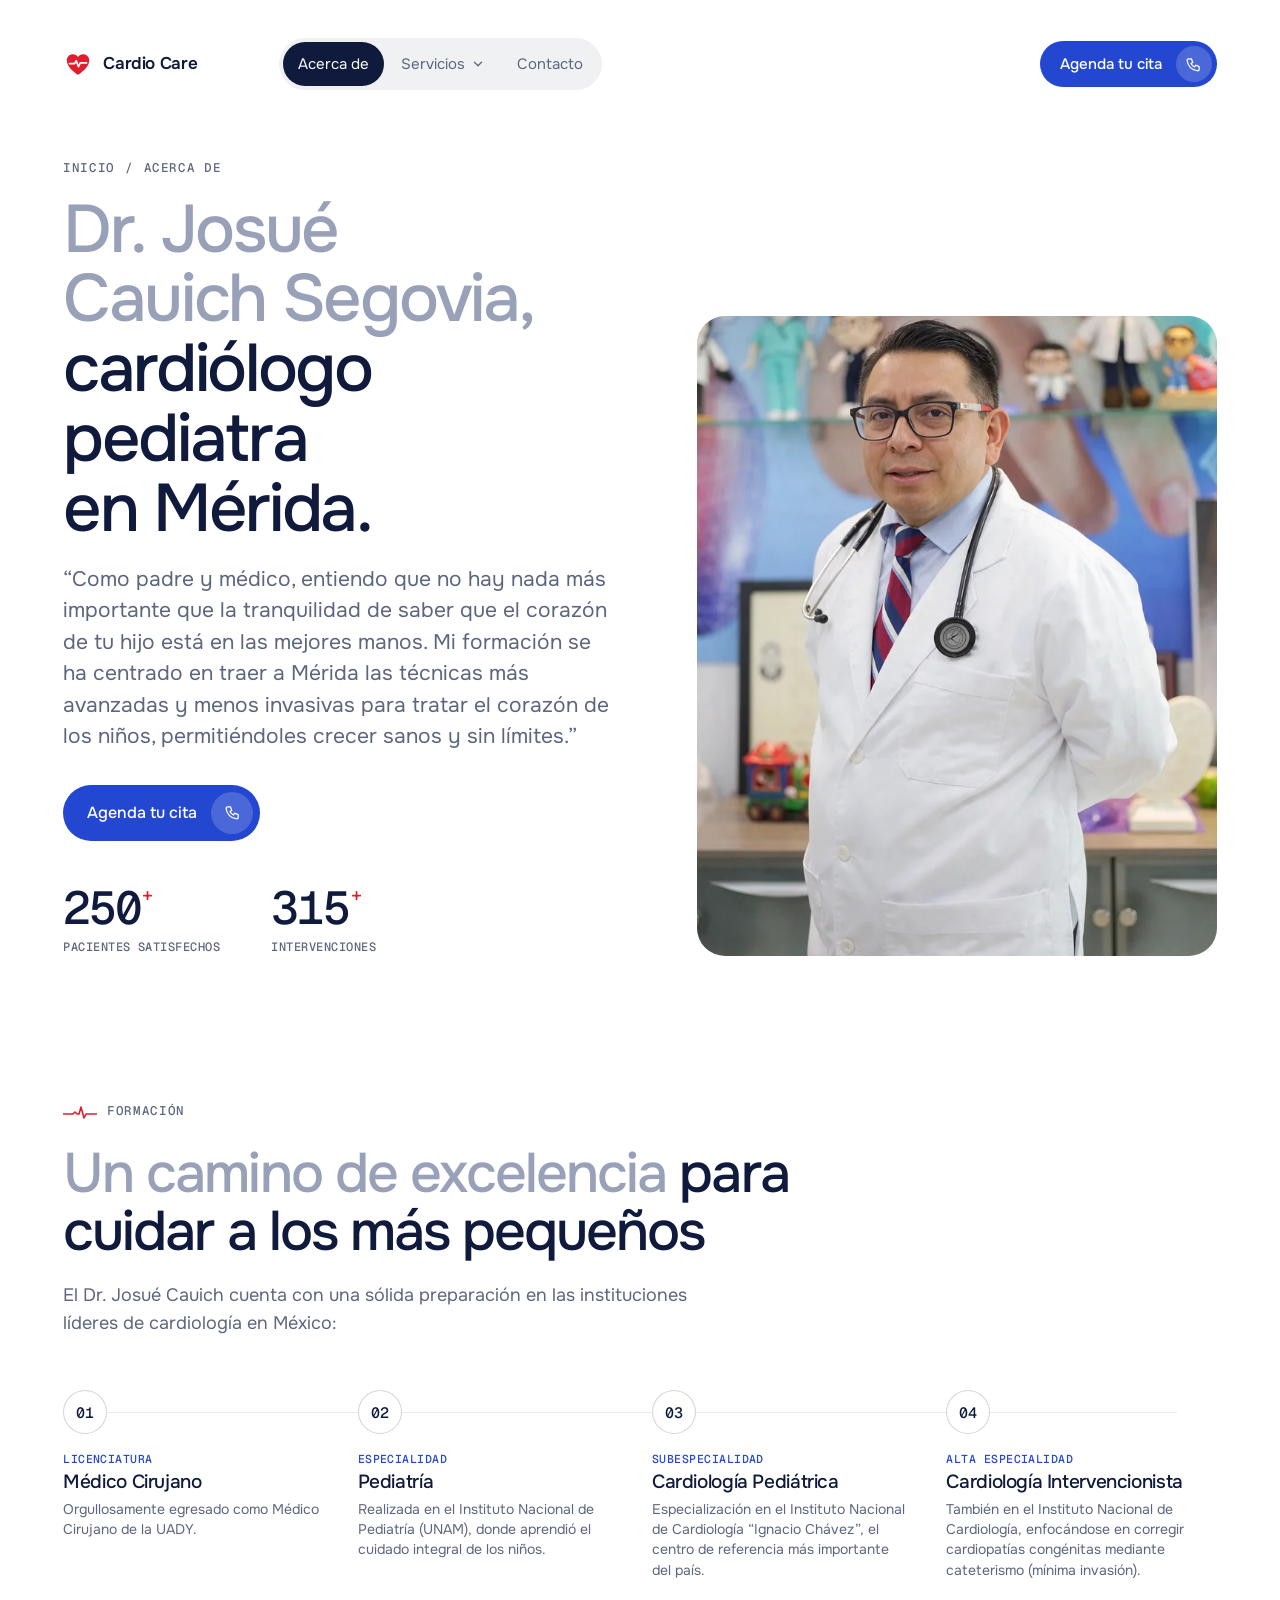
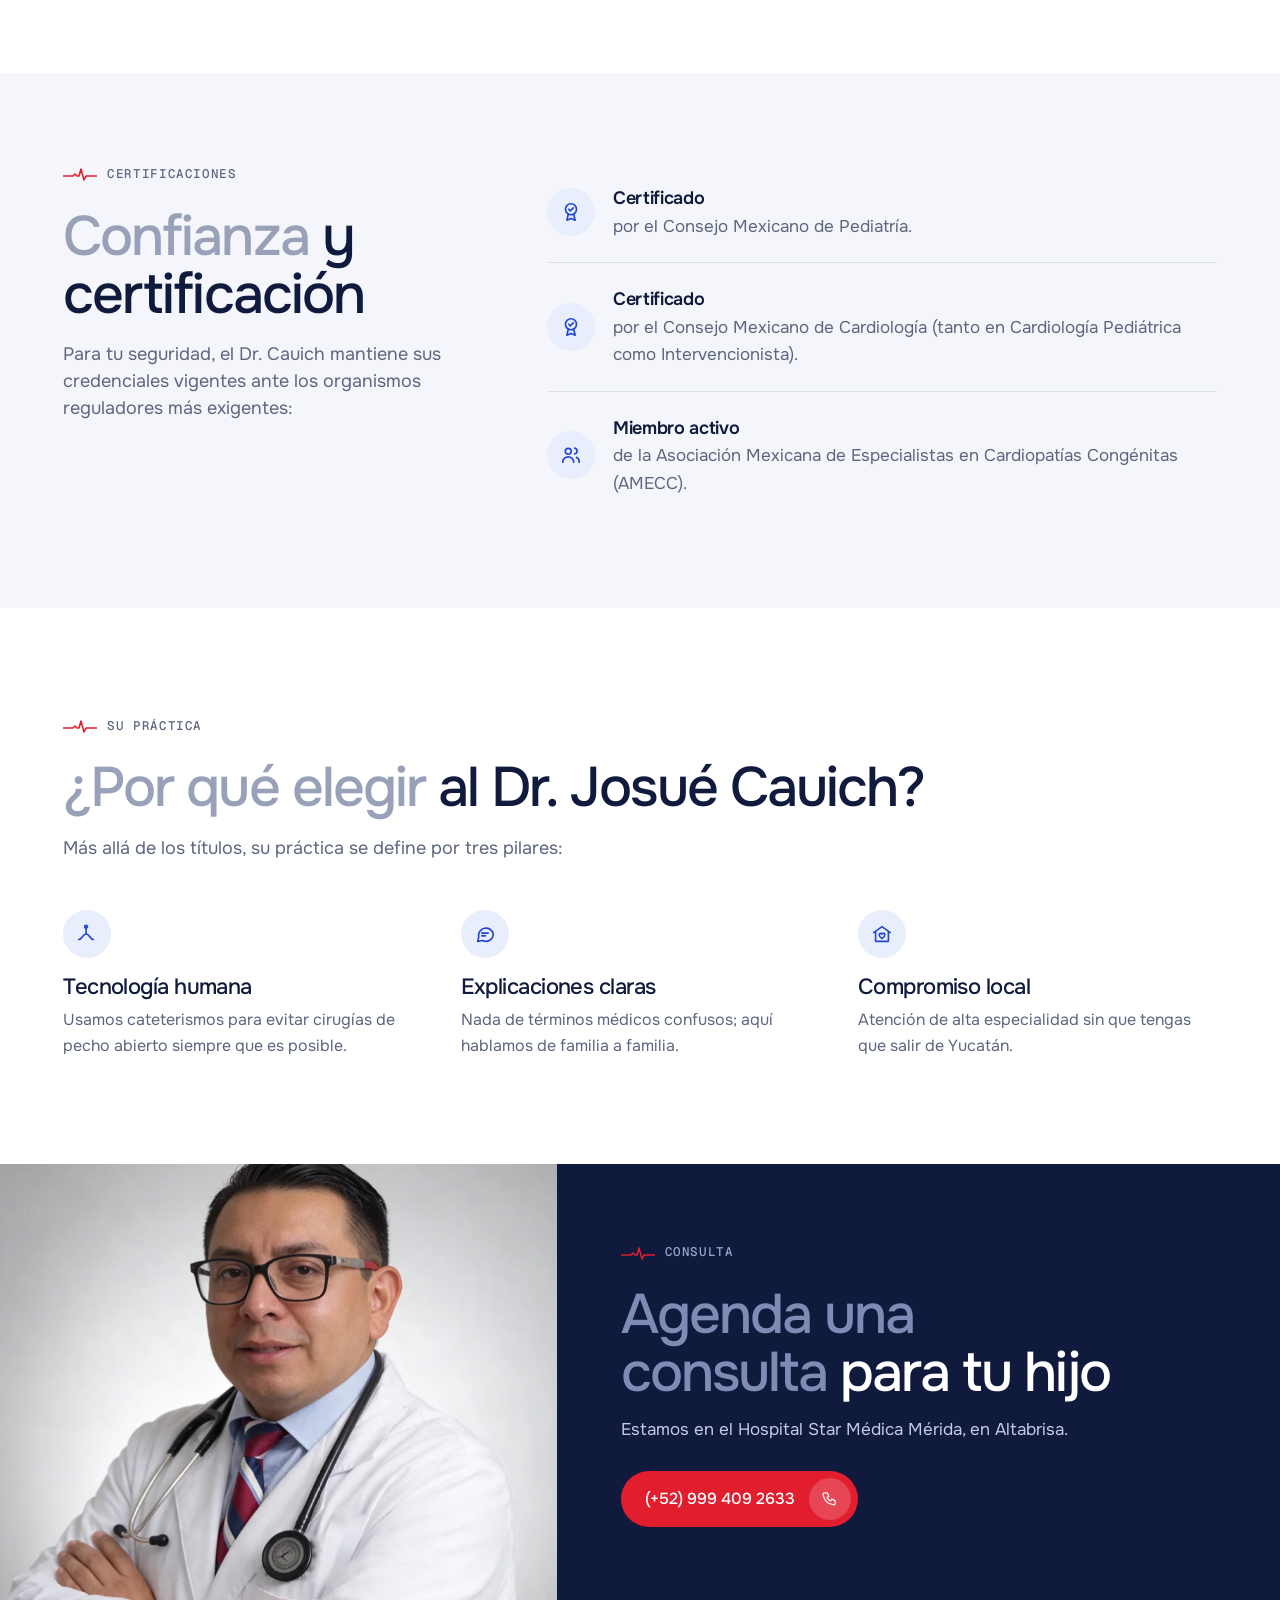
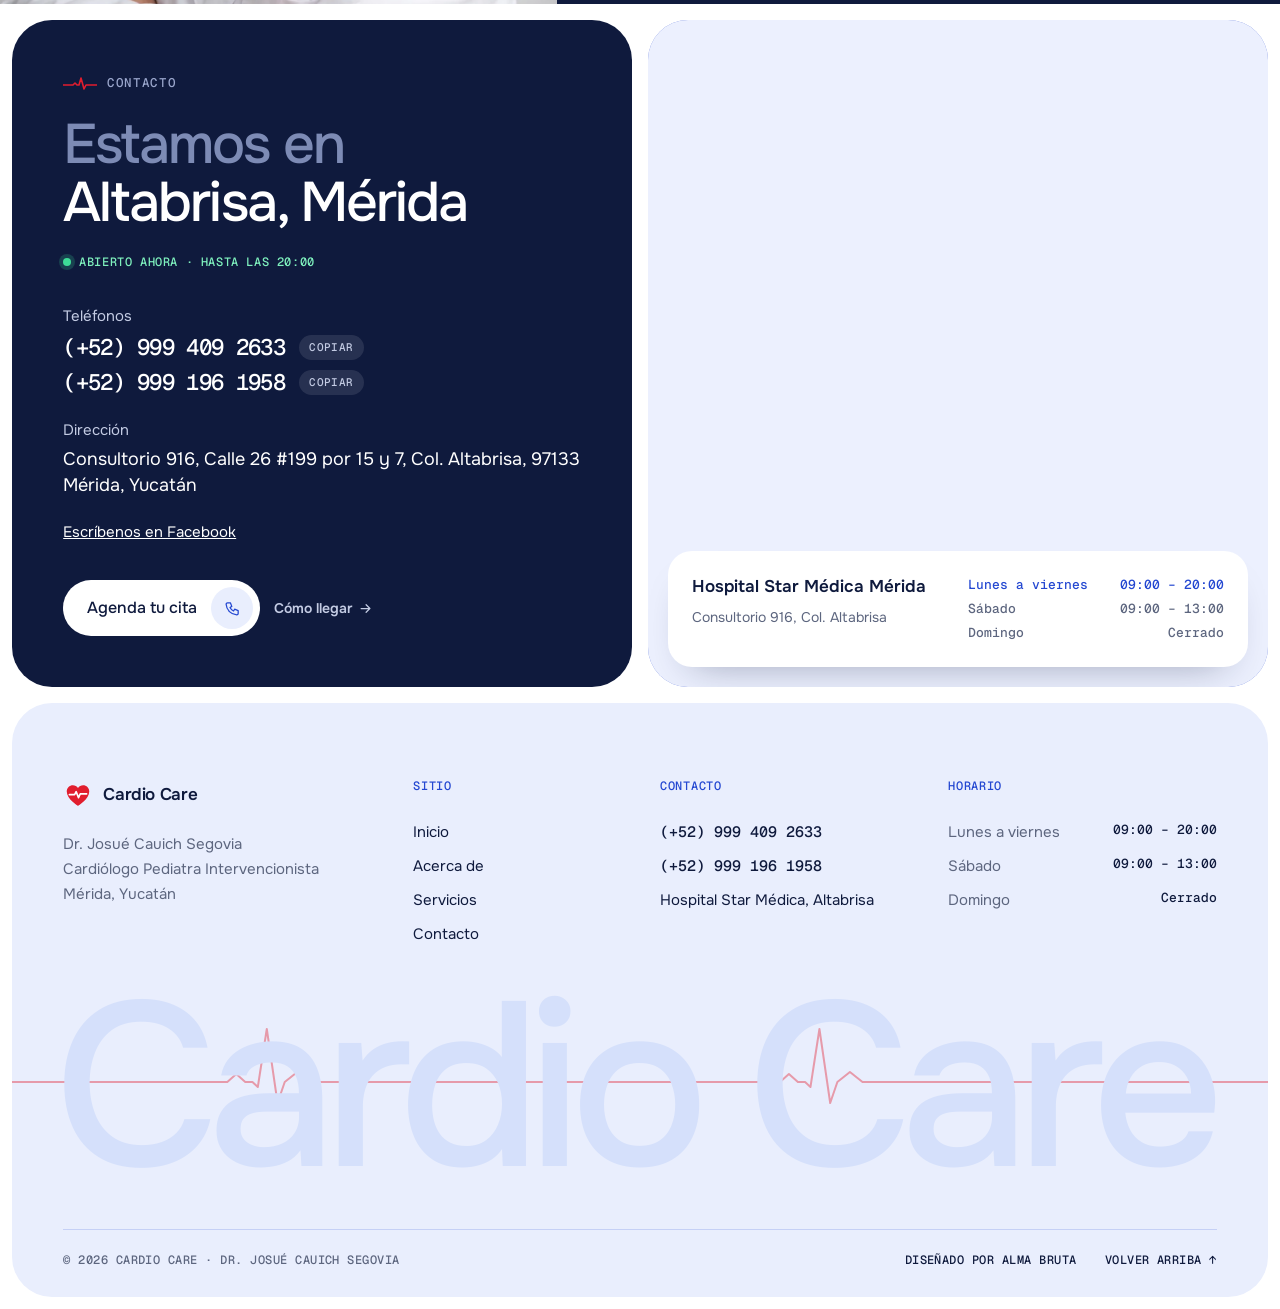
<file: acerca-de/index.html>
<!doctype html>
<html lang="es-MX">
<head>
<meta charset="utf-8">
<meta name="viewport" content="width=device-width, initial-scale=1, viewport-fit=cover">
<title>Dr. Josué Cauich Segovia · Cardiólogo Pediatra en Mérida | Cardio Care</title>
<meta name="description" content="Conoce al Dr. Josué Cauich Segovia: formado en el Instituto Nacional de Pediatría y el Instituto Nacional de Cardiología, certificado por el Consejo Mexicano de Cardiología.">
<meta name="robots" content="index, follow, max-image-preview:large, max-snippet:-1">
<link rel="canonical" href="https://cardiocare-sigma.vercel.app/acerca-de/">
<link rel="alternate" hreflang="es-MX" href="https://cardiocare-sigma.vercel.app/acerca-de/">
<meta name="author" content="Dr. Josué Cauich Segovia">
<meta name="geo.region" content="MX-YUC"><meta name="geo.placename" content="Mérida"><meta name="geo.position" content="21.0160689;-89.5849652"><meta name="ICBM" content="21.0160689, -89.5849652">
<meta name="theme-color" content="#2347D1">
<link rel="icon" href="/favicon.svg" type="image/svg+xml">
<link rel="apple-touch-icon" href="/apple-touch-icon.png">
<meta property="og:type" content="website">
<meta property="og:locale" content="es_MX">
<meta property="og:site_name" content="Cardio Care">
<meta property="og:title" content="Dr. Josué Cauich Segovia · Cardiólogo Pediatra en Mérida | Cardio Care">
<meta property="og:description" content="Conoce al Dr. Josué Cauich Segovia: formado en el Instituto Nacional de Pediatría y el Instituto Nacional de Cardiología, certificado por el Consejo Mexicano de Cardiología.">
<meta property="og:url" content="https://cardiocare-sigma.vercel.app/acerca-de/">
<meta property="og:image" content="https://cardiocare-sigma.vercel.app/img/dr-portrait.webp">
<meta property="og:image:alt" content="Dr. Josué Cauich Segovia · Cardiólogo Pediatra en Mérida | Cardio Care">
<meta name="twitter:card" content="summary_large_image">
<meta name="twitter:title" content="Dr. Josué Cauich Segovia · Cardiólogo Pediatra en Mérida | Cardio Care">
<meta name="twitter:description" content="Conoce al Dr. Josué Cauich Segovia: formado en el Instituto Nacional de Pediatría y el Instituto Nacional de Cardiología, certificado por el Consejo Mexicano de Cardiología.">
<meta name="twitter:image" content="https://cardiocare-sigma.vercel.app/img/dr-portrait.webp">
<link rel="preload" as="font" type="font/woff2" href="/fonts/onest-latin.woff2" crossorigin>
<link rel="preload" as="font" type="font/woff2" href="/fonts/geist-mono-500-latin.woff2" crossorigin>
<script type="application/ld+json">{"@context": "https://schema.org", "@graph": [{"@type": "Physician", "@id": "https://cardiocare-sigma.vercel.app/#medico", "name": "Dr. Josué Cauich Segovia", "alternateName": "Cardio Care", "description": "Cardiólogo pediatra intervencionista en Mérida, Yucatán. Atiende a bebés, niños y adolescentes: soplos, arritmias, dolor de pecho, disautonomía, cardiopatías congénitas y cateterismo.", "url": "https://cardiocare-sigma.vercel.app/", "image": "https://cardiocare-sigma.vercel.app/img/dr2.webp", "logo": "https://cardiocare-sigma.vercel.app/favicon.svg", "medicalSpecialty": ["Pediatric", "Cardiovascular"], "telephone": "+529994092633", "priceRange": "$$", "isAcceptingNewPatients": true, "knowsLanguage": "es", "worksFor": {"@id": "https://cardiocare-sigma.vercel.app/#consultorio"}, "hospitalAffiliation": {"@type": "Hospital", "name": "Hospital Star Médica Mérida"}, "alumniOf": [{"@type": "CollegeOrUniversity", "name": "Instituto Nacional de Pediatría (UNAM)"}, {"@type": "CollegeOrUniversity", "name": "Instituto Nacional de Cardiología Ignacio Chávez"}], "memberOf": {"@type": "MedicalOrganization", "name": "Asociación Mexicana de Especialistas en Cardiopatías Congénitas (AMECC)"}, "hasCredential": [{"@type": "EducationalOccupationalCredential", "credentialCategory": "Certificación", "name": "Cardiología Pediátrica", "recognizedBy": {"@type": "Organization", "name": "Consejo Mexicano de Cardiología"}}, {"@type": "EducationalOccupationalCredential", "credentialCategory": "Certificación", "name": "Cardiología Intervencionista", "recognizedBy": {"@type": "Organization", "name": "Consejo Mexicano de Cardiología"}}, {"@type": "EducationalOccupationalCredential", "credentialCategory": "Certificación", "name": "Pediatría", "recognizedBy": {"@type": "Organization", "name": "Consejo Mexicano de Pediatría"}}], "knowsAbout": ["Cardiología pediátrica", "Cardiología intervencionista", "Cardiopatías congénitas", "Soplos cardiacos", "Arritmias", "Disautonomía", "Cateterismo cardiaco", "Valvuloplastia", "Stents"], "address": {"@type": "PostalAddress", "streetAddress": "Calle 26 #199 por 15 y 7, Consultorio 916, Hospital Star Médica", "addressLocality": "Mérida", "addressRegion": "Yucatán", "postalCode": "97133", "addressCountry": "MX"}, "geo": {"@type": "GeoCoordinates", "latitude": 21.0160689, "longitude": -89.5849652}, "hasMap": "https://www.google.com/maps/place/Hospital+Star+M%C3%A9dica+M%C3%A9rida/data=!4m2!3m1!1s0x0:0xc198ba75b83b93b2", "sameAs": ["https://www.google.com/maps/place/Dr+Josu%C3%A9+Cauich+Segovia+Cardi%C3%B3logo+Pediatra/@21.0160689,-89.5849652,17z/data=!4m8!3m7!1s0x8f5677212c8c126d:0xbca4947630c16ba3!8m2!3d21.0160689!4d-89.5849652!9m1!1b1!16s%2Fg%2F1pty506rj"], "openingHoursSpecification": [{"@type": "OpeningHoursSpecification", "dayOfWeek": ["Monday", "Tuesday", "Wednesday", "Thursday", "Friday"], "opens": "09:00", "closes": "20:00"}, {"@type": "OpeningHoursSpecification", "dayOfWeek": "Saturday", "opens": "09:00", "closes": "13:00"}], "areaServed": [{"@type": "City", "name": "Mérida"}, {"@type": "State", "name": "Yucatán"}], "availableService": [{"@type": "MedicalProcedure", "name": "Diagnóstico Avanzado", "url": "https://cardiocare-sigma.vercel.app/servicios/diagnostico-avanzado/"}, {"@type": "MedicalProcedure", "name": "Colocación de Stents", "url": "https://cardiocare-sigma.vercel.app/servicios/colocacion-de-stents/"}, {"@type": "MedicalTherapy", "name": "Disautonomía", "url": "https://cardiocare-sigma.vercel.app/servicios/disautonomia/"}, {"@type": "MedicalProcedure", "name": "Cateterismo", "url": "https://cardiocare-sigma.vercel.app/servicios/cateterismo/"}, {"@type": "MedicalTherapy", "name": "Dolor torácico", "url": "https://cardiocare-sigma.vercel.app/servicios/dolor-toracico/"}, {"@type": "MedicalTherapy", "name": "Cardiopatías Congénitas", "url": "https://cardiocare-sigma.vercel.app/servicios/cardiopatias-congenitas/"}, {"@type": "MedicalTherapy", "name": "Diagnóstico de Arritmias", "url": "https://cardiocare-sigma.vercel.app/servicios/diagnostico-de-arritmias/"}, {"@type": "MedicalTherapy", "name": "Soplos", "url": "https://cardiocare-sigma.vercel.app/servicios/soplos/"}, {"@type": "MedicalProcedure", "name": "Cierre de defectos", "url": "https://cardiocare-sigma.vercel.app/servicios/cierre-de-defectos/"}]}, {"@type": "MedicalClinic", "@id": "https://cardiocare-sigma.vercel.app/#consultorio", "name": "Cardio Care · Cardiología Pediátrica", "url": "https://cardiocare-sigma.vercel.app/", "image": "https://cardiocare-sigma.vercel.app/og.jpg", "telephone": "+529994092633", "medicalSpecialty": ["Pediatric", "Cardiovascular"], "address": {"@type": "PostalAddress", "streetAddress": "Calle 26 #199 por 15 y 7, Consultorio 916, Hospital Star Médica", "addressLocality": "Mérida", "addressRegion": "Yucatán", "postalCode": "97133", "addressCountry": "MX"}, "geo": {"@type": "GeoCoordinates", "latitude": 21.0160689, "longitude": -89.5849652}, "hasMap": "https://www.google.com/maps/place/Hospital+Star+M%C3%A9dica+M%C3%A9rida/data=!4m2!3m1!1s0x0:0xc198ba75b83b93b2", "openingHoursSpecification": [{"@type": "OpeningHoursSpecification", "dayOfWeek": ["Monday", "Tuesday", "Wednesday", "Thursday", "Friday"], "opens": "09:00", "closes": "20:00"}, {"@type": "OpeningHoursSpecification", "dayOfWeek": "Saturday", "opens": "09:00", "closes": "13:00"}], "containedInPlace": {"@type": "Hospital", "name": "Hospital Star Médica Mérida"}, "employee": {"@id": "https://cardiocare-sigma.vercel.app/#medico"}, "contactPoint": [{"@type": "ContactPoint", "telephone": "+529994092633", "contactType": "reservations", "areaServed": "MX", "availableLanguage": "es"}, {"@type": "ContactPoint", "telephone": "+529991961958", "contactType": "reservations", "areaServed": "MX", "availableLanguage": "es"}]}, {"@type": "WebSite", "@id": "https://cardiocare-sigma.vercel.app/#web", "url": "https://cardiocare-sigma.vercel.app/", "name": "Cardio Care", "inLanguage": "es-MX", "publisher": {"@id": "https://cardiocare-sigma.vercel.app/#consultorio"}}, {"@type": "BreadcrumbList", "itemListElement": [{"@type": "ListItem", "position": 1, "name": "Inicio", "item": "https://cardiocare-sigma.vercel.app/"}, {"@type": "ListItem", "position": 2, "name": "Acerca de", "item": "https://cardiocare-sigma.vercel.app/acerca-de/"}]}, {"@type": "MedicalWebPage", "url": "https://cardiocare-sigma.vercel.app/acerca-de/", "name": "Dr. Josué Cauich Segovia · Cardiólogo Pediatra en Mérida | Cardio Care", "description": "Conoce al Dr. Josué Cauich Segovia: formado en el Instituto Nacional de Pediatría y el Instituto Nacional de Cardiología, certificado por el Consejo Mexicano de Cardiología.", "about": {"@id": "https://cardiocare-sigma.vercel.app/#medico"}, "inLanguage": "es-MX", "isPartOf": {"@id": "https://cardiocare-sigma.vercel.app/#web"}, "reviewedBy": {"@id": "https://cardiocare-sigma.vercel.app/#medico"}, "lastReviewed": "2026-11-27", "audience": {"@type": "PeopleAudience", "audienceType": "Padres y madres de pacientes pediátricos"}}]}</script>
<style>
/* Respaldo con las medidas de Onest: mientras carga la fuente, el texto ocupa lo mismo y nada salta. */
@font-face{font-family:"Onest";font-style:normal;font-weight:300 600;font-display:swap;src:url(/fonts/onest-latin.woff2) format("woff2")}
@font-face{font-family:"Geist Mono";font-style:normal;font-weight:500;font-display:swap;src:url(/fonts/geist-mono-500-latin.woff2) format("woff2")}
@font-face{font-family:"Onest fb";src:local("Arial"),local("ArialMT"),local("Liberation Sans"),local("Helvetica");size-adjust:104.5%;ascent-override:93.9%;descent-override:30%;line-gap-override:0%}
/* Dirección E: paneles redondeados sobre gris hielo, doctor recortado, títulos en dos tonos,
   lecturas tipo monitor en mono y un trazo de ECG como hilo conductor. Serio, cálido y propio de cardiología. */
:root{
  --c:#2347D1; --c-d:#8AA4FF; --n:#0F1A3D; --r:#E11D2E; --r-d:#FF5C67; --ice:#E9EEFD; --heart-bg:#DEEAFD;
  --bg:#FFFFFF; --panel:#FFFFFF; --soft:#F4F6FB; --ink:#0F1A3D; --gray:#98A1B8; --mut:#5D667F; --line:rgba(15,26,61,.09);
  --primary:var(--c); --on-primary:#fff;
  --f:"Onest","Onest fb","Segoe UI",system-ui,sans-serif; --m:"Geist Mono",ui-monospace,monospace;
  --glow:#D9E2FB; --hero-a:#F7F8FB; --hero-b:#E8ECF5;
  --rad:40px; --rad-m:28px; --rad-s:18px; --gap:16px;
  --ease:cubic-bezier(.22,1,.36,1);
  --wrap:1408px;
  color-scheme:light;
}
@media (prefers-color-scheme: dark){ :root:not([data-theme="light"]){
  --bg:#0A0D18; --panel:#121729; --soft:#171D33; --ink:#EEF1FA; --gray:#6F7894; --mut:#A3AAC2; --line:rgba(255,255,255,.08);
  --ice:#1A2342; --heart-bg:#1A2342; --primary:var(--c-d); --on-primary:#0A1030; color-scheme:dark; --glow:rgba(35,71,209,.28); --hero-a:#121729; --hero-b:#0A0D18; } }
:root[data-theme="dark"]{
  --bg:#0A0D18; --panel:#121729; --soft:#171D33; --ink:#EEF1FA; --gray:#6F7894; --mut:#A3AAC2; --line:rgba(255,255,255,.08);
  --ice:#1A2342; --heart-bg:#1A2342; --primary:var(--c-d); --on-primary:#0A1030; color-scheme:dark; --glow:rgba(35,71,209,.28); --hero-a:#121729; --hero-b:#0A0D18; }

*{box-sizing:border-box}
html{scroll-behavior:smooth;scroll-padding-top:100px}
body{margin:0;background:var(--bg);color:var(--ink);font-family:var(--f);font-size:17px;line-height:1.6;-webkit-font-smoothing:antialiased}
h1,h2,h3,h4{font-weight:500;letter-spacing:-.035em;line-height:1.04;margin:0;text-wrap:balance}
p{margin:0;text-wrap:pretty}
a{color:inherit}
img{display:block;max-width:100%}
[hidden]{display:none!important}
:focus-visible{outline:3px solid var(--primary);outline-offset:3px;border-radius:8px}
.gr{color:var(--gray)}
.mono{font-family:var(--m)}
.sr{position:absolute;width:1px;height:1px;overflow:hidden;clip:rect(0 0 0 0);white-space:nowrap}
.skip{position:absolute;left:16px;top:-60px;background:var(--primary);color:#fff;padding:10px 14px;border-radius:12px;z-index:90;text-decoration:none}
.skip:focus{top:12px}
.shell{max-width:var(--wrap);margin-inline:auto;padding:12px max(12px,env(safe-area-inset-right)) 12px max(12px,env(safe-area-inset-left))}
.panel{background:var(--panel);border-radius:var(--rad);position:relative;overflow:hidden}
#main > * + *{margin-top:var(--gap)}
.in{padding-inline:clamp(22px,4vw,56px)}

/* etiqueta con latido */
.lbl{display:inline-flex;align-items:center;gap:10px;font:500 12.5px/1 var(--m);letter-spacing:.05em;text-transform:uppercase;color:var(--mut)}
.lbl::before{content:"";width:34px;height:14px;flex-shrink:0;background:url("data:image/svg+xml,%3Csvg xmlns='http://www.w3.org/2000/svg' viewBox='0 0 34 14'%3E%3Cpath d='M0 9h10l2-2 2 2h2l2-7 3 11 2-4h11' fill='none' stroke='%23E11D2E' stroke-width='1.6' stroke-linejoin='round'/%3E%3C/svg%3E") no-repeat}
.h2{font-size:clamp(34px,2.2rem + 1.6vw,58px);margin-top:18px}

/* botones */
.btn{display:inline-flex;align-items:center;gap:14px;background:var(--c);color:#fff;border-radius:999px;padding:7px 7px 7px 24px;font:500 16px/1 var(--f);text-decoration:none;border:0;cursor:pointer;white-space:nowrap;transition:transform .4s var(--ease),background-color .3s}
.btn .bi{width:42px;height:42px;border-radius:50%;background:rgba(255,255,255,.18);display:grid;place-items:center;transition:transform .5s var(--ease)}
.btn .bi svg{width:17px;height:17px}
.btn:hover .bi{transform:rotate(90deg)}
.btn:active{transform:scale(.98)}
.btn.w{background:#fff;color:var(--n)} .btn.w .bi{background:var(--ice);color:var(--c)}
.btn.red{background:var(--r)}
.link{font-weight:600;font-size:14px;text-decoration:none;display:inline-flex;gap:6px;align-items:center}
.link:hover{color:var(--primary)}

/* ---------- nav ---------- */
.top{position:sticky;top:0;z-index:50;pointer-events:none;height:0}
.nav{pointer-events:auto;position:absolute;left:0;right:0;top:12px;display:flex;align-items:center;gap:18px;padding:14px clamp(22px,4vw,56px);border-radius:999px;transition:background-color .4s,box-shadow .4s,top .4s var(--ease)}
.top.scrolled .nav{background:color-mix(in oklab,var(--panel) 82%,transparent);backdrop-filter:blur(16px) saturate(1.4);-webkit-backdrop-filter:blur(16px) saturate(1.4);box-shadow:0 0 0 1px var(--line),0 18px 40px -26px rgba(15,26,61,.4);top:12px;margin-inline:0}
.logo{display:flex;align-items:center;gap:10px;font-weight:600;font-size:17px;letter-spacing:-.02em;text-decoration:none;flex-shrink:0}
.logo svg{width:30px;height:30px}
.menu{display:flex;gap:2px;list-style:none;padding:4px;margin:0 0 0 clamp(20px,5vw,80px);font-size:15px;background:color-mix(in oklab,var(--ink) 6%,transparent);border-radius:999px}
.menu a,.menu button{display:inline-flex;align-items:center;gap:6px;padding:10px 15px;border-radius:999px;text-decoration:none;color:var(--mut);background:none;border:0;font:inherit;cursor:pointer;transition:background-color .3s,color .3s}
.menu a:hover,.menu button:hover{color:var(--ink)}
.menu [aria-current="page"],.menu [aria-current="page"]:hover{background:var(--ink);color:var(--panel)}
.nav .r{margin-left:auto;display:flex;gap:10px;align-items:center}
.nav .tel{font:500 14px/1 var(--m);color:var(--mut);text-decoration:none;margin-right:6px}
.pillw{background:var(--panel);color:var(--ink);padding:13px 18px;border-radius:999px;font-weight:500;font-size:15px;text-decoration:none;box-shadow:0 1px 2px rgba(15,26,61,.08)}
.circ{width:46px;height:46px;border-radius:50%;background:var(--c);color:#fff;display:grid;place-items:center;flex-shrink:0;border:0;cursor:pointer}
.circ svg{width:18px;height:18px}
.burger{display:none}
.chev{width:14px;height:14px;transition:rotate .3s var(--ease)}
.has-mega{position:relative}
.mega{position:absolute;top:calc(100% + 14px);left:50%;translate:-50% 0;width:min(820px,92vw);background:var(--panel);border-radius:var(--rad-m);box-shadow:0 0 0 1px var(--line),0 40px 80px -40px rgba(15,26,61,.5);padding:10px;display:grid;grid-template-columns:repeat(3,1fr);gap:4px;opacity:0;visibility:hidden;transform:translateY(-6px);transition:opacity .25s,transform .4s var(--ease),visibility .25s}
.has-mega.open .mega{opacity:1;visibility:visible;transform:none}
.has-mega.open .chev{rotate:180deg}
.mega a{display:grid;grid-template-columns:64px 1fr;gap:12px;align-items:center;padding:8px;border-radius:16px;text-decoration:none;font-size:14px;font-weight:500;line-height:1.25;color:var(--ink)}
.mega a small{display:block;color:var(--mut);font-weight:400;font-size:12px;margin-top:3px}
.mega a img{width:64px;height:48px;border-radius:10px;object-fit:cover;background:var(--ice)}
.mega a:hover{background:var(--soft)}
.drawer{position:fixed;inset:0;z-index:80;background:var(--panel);padding:20px 20px calc(env(safe-area-inset-bottom) + 24px);overflow:auto;display:flex;flex-direction:column;gap:4px}
.drawer .row{display:flex;justify-content:space-between;align-items:center;margin-bottom:16px}
.drawer > a.big,.drawer > span.big{font-size:32px;font-weight:500;letter-spacing:-.03em;text-decoration:none;padding:6px 0}
.drawer .svc{display:grid;grid-template-columns:1fr 1fr;gap:2px 14px;padding:4px 0 14px}
.drawer .svc a{color:var(--mut);text-decoration:none;padding:7px 0;font-size:15px}
.drawer .btn{margin-top:auto;align-self:flex-start}

/* ---------- hero ---------- */
.hero{min-height:min(880px,100svh);background:radial-gradient(60% 70% at 72% 62%,color-mix(in oklab,var(--c) 14%,transparent) 0%,transparent 70%),linear-gradient(180deg,color-mix(in oklab,var(--panel) 70%,var(--bg)),var(--bg));display:grid;grid-template-columns:minmax(0,1.05fr) minmax(0,.95fr);align-items:stretch}
.hero{background:radial-gradient(60% 70% at 72% 62%,var(--glow) 0%,transparent 70%),linear-gradient(180deg,var(--hero-a),var(--hero-b))}
.stars svg{width:16px;height:16px;display:inline-block;vertical-align:-2px}
.phead .media.tall{aspect-ratio:4/5;max-height:640px;justify-self:end;width:min(100%,520px)}
.phead .media.tall img{object-position:50% 20%}
.prose p.callout{font-weight:400}
.tech .stage .co .link{color:var(--ink)}
.hero .t{padding:150px clamp(22px,4vw,56px) 52px;display:flex;flex-direction:column;position:relative;z-index:3}
.hero h1{font-size:clamp(42px,2rem + 3.4vw,78px);margin-top:22px;max-width:12.5ch}
.hero .lead{font-size:clamp(17px,1rem + .3vw,19px);line-height:1.55;color:var(--mut);margin-top:24px;max-width:440px}
.hero .ct{margin-top:34px;display:flex;gap:16px;align-items:center;flex-wrap:wrap}
.hero .ct .alt{font-size:15px;color:var(--mut)}
.hero .ct .alt a{font-family:var(--m);color:var(--ink);text-decoration:none}
.nums{display:flex;gap:clamp(28px,4vw,56px);margin-top:auto;padding-top:56px;flex-wrap:wrap}
.nums b{font:500 clamp(38px,1.6rem + 1.6vw,52px)/1 var(--m);letter-spacing:-.05em;display:block}
.nums b sup{font-size:.4em;color:var(--r);vertical-align:top;margin-left:2px}
.nums span{font:500 12px/1.3 var(--m);letter-spacing:.04em;text-transform:uppercase;color:var(--mut);display:block;margin-top:9px}
.hero .v{position:relative;min-height:520px}
.hero .doc{position:absolute;bottom:0;left:50%;translate:-52% 0;height:min(94%,800px);width:auto;max-width:none;z-index:2}
.rings{position:absolute;left:50%;top:60%;width:1000px;height:1000px;translate:-50% -50%;border-radius:50%;border:1px solid color-mix(in oklab,var(--c) 12%,transparent);z-index:0}
.rings::before,.rings::after{content:"";position:absolute;inset:140px;border-radius:50%;border:1px solid color-mix(in oklab,var(--c) 12%,transparent)}
.rings::after{inset:280px}
.hero .ecg{position:absolute;left:0;right:0;bottom:170px;height:110px;width:100%;z-index:1;pointer-events:none}
.ecg path{fill:none;stroke:var(--r);stroke-opacity:.75;stroke-width:2;stroke-linejoin:round;stroke-dasharray:3200;stroke-dashoffset:0}
@media (prefers-reduced-motion:no-preference){.ecg.draw path{animation:trace 3s var(--ease) both .4s}}
@keyframes trace{from{stroke-dashoffset:3200}}
.float{position:absolute;z-index:4;display:flex;align-items:center;gap:12px;background:color-mix(in oklab,var(--panel) 74%,transparent);backdrop-filter:blur(14px);-webkit-backdrop-filter:blur(14px);border:1px solid color-mix(in oklab,var(--panel) 90%,transparent);padding:10px 18px 10px 10px;border-radius:999px;font-size:14px;line-height:1.3;box-shadow:0 20px 40px -24px rgba(15,26,61,.35);white-space:nowrap}
.float .ic{width:40px;height:40px;border-radius:50%;display:grid;place-items:center;background:var(--ice);color:var(--c);flex-shrink:0}
.float .ic svg{width:18px;height:18px}
.float b{font-weight:600;display:block}
.f1{right:3%;top:41%}.f2{left:-4%;top:56%}.f3{right:2%;top:72%}
@media (prefers-reduced-motion:no-preference){.float{animation:bob 7s ease-in-out infinite}.f2{animation-delay:-2s}.f3{animation-delay:-4s}}
@keyframes bob{50%{transform:translateY(-6px)}}

/* banda */
.band{background:var(--c);color:#fff;border-radius:var(--rad);padding:clamp(26px,3vw,40px) clamp(22px,4vw,56px);display:flex;align-items:center;gap:clamp(20px,3vw,40px);overflow:hidden}
.band small{font:500 12px/1.3 var(--m);text-transform:uppercase;letter-spacing:.06em;color:#C9D4FF;flex-shrink:0}
.band ul{list-style:none;margin:0;padding:0;display:flex;align-items:center;gap:20px;flex-wrap:wrap;font-size:clamp(20px,1rem + 1vw,28px);font-weight:300;letter-spacing:-.03em}
.band li{display:flex;align-items:center;gap:20px}
.band li + li::before{content:"";width:40px;height:16px;background:url("data:image/svg+xml,%3Csvg xmlns='http://www.w3.org/2000/svg' viewBox='0 0 40 16'%3E%3Cpath d='M0 10h12l2-2 2 2h2l3-8 3 13 2-5h14' fill='none' stroke='%23fff' stroke-opacity='.7' stroke-width='1.6' stroke-linejoin='round'/%3E%3C/svg%3E") no-repeat}

/* ---------- carrusel servicios ---------- */
.svc{padding:clamp(64px,8vw,100px) 0 clamp(56px,7vw,90px)}
.center{text-align:center}
.arrows{display:flex;gap:8px;justify-content:center;margin-top:28px}
.arrows button{width:54px;height:42px;border-radius:999px;background:var(--soft);display:grid;place-items:center;border:0;color:var(--ink);cursor:pointer;transition:background-color .3s,color .3s}
.arrows button:hover{background:var(--c);color:#fff}
.arrows svg{width:18px;height:18px}
.arrows .prev svg{rotate:180deg}
.car{display:flex;gap:var(--gap);margin-top:clamp(32px,4vw,56px);overflow-x:auto;scroll-snap-type:x mandatory;padding:0 clamp(22px,4vw,56px) 8px;scroll-padding-inline:clamp(22px,4vw,56px);scrollbar-width:none}
.car::-webkit-scrollbar{display:none}
.sc{position:relative;flex-shrink:0;width:clamp(260px,24vw,330px);height:clamp(360px,32vw,440px);border-radius:var(--rad-m);overflow:hidden;background:var(--ice);scroll-snap-align:start;text-decoration:none;color:#fff;isolation:isolate}
.sc.big{width:clamp(300px,38vw,520px)}
.sc img{position:absolute;inset:0;width:100%;height:100%;object-fit:cover;z-index:-1;transition:transform .9s var(--ease)}
.sc:hover img{transform:scale(1.05)}
.sc::after{content:"";position:absolute;inset:0;z-index:-1;background:linear-gradient(180deg,rgba(15,26,61,0) 42%,rgba(15,26,61,.84))}
.sc .n{position:absolute;top:18px;left:18px;font:500 12px/1 var(--m);color:var(--n);background:rgba(255,255,255,.85);padding:7px 11px;border-radius:999px}
.sc .tx{position:absolute;left:22px;right:22px;bottom:22px;display:flex;justify-content:space-between;align-items:flex-end;gap:14px}
.sc h3{font-size:clamp(21px,1rem + .6vw,26px);letter-spacing:-.025em}
.sc p{font-size:14px;color:#D5DCF3;margin-top:6px;line-height:1.35}
.ar{width:44px;height:44px;border-radius:50%;background:#fff;color:var(--n);display:grid;place-items:center;flex-shrink:0;transition:rotate .5s var(--ease),background-color .3s}
.ar svg{width:17px;height:17px}
.sc:hover .ar{rotate:-45deg;background:var(--c);color:#fff}

/* ---------- corazón con anotaciones ---------- */
.tech{padding:clamp(64px,8vw,100px) clamp(22px,4vw,56px) clamp(64px,8vw,110px);background:var(--heart-bg)}
.tech .hd{display:flex;justify-content:space-between;align-items:flex-end;gap:24px 60px;flex-wrap:wrap}
.tech .sub{font-size:18px;color:var(--mut);max-width:440px;line-height:1.5}
.stage{position:relative;height:760px;margin-top:10px}
.stage .ring{position:absolute;left:50%;top:50%;border-radius:50%;border:1px solid color-mix(in oklab,var(--c) 16%,transparent);translate:-50% -50%}
.stage .ring.d{border-style:dashed}
.stage > img{position:absolute;left:50%;top:50%;width:min(860px,72%);translate:-50% -50%;-webkit-mask-image:radial-gradient(closest-side,#000 78%,transparent);mask-image:radial-gradient(closest-side,#000 78%,transparent)}
.co{position:absolute;width:270px;text-decoration:none}
.co .tg{font:500 11px/1 var(--m);letter-spacing:.05em;text-transform:uppercase;color:var(--c);padding-left:20px;display:block;margin-bottom:8px}
.co b{display:flex;align-items:center;gap:10px;font-weight:600;font-size:18px;letter-spacing:-.02em}
.co b::before{content:"";width:10px;height:10px;border-radius:50%;background:var(--panel);border:3px solid var(--ink);flex-shrink:0}
.co.red b::before{border-color:var(--r)}
.co p{font-size:14px;color:var(--mut);margin-top:8px;line-height:1.45;padding-left:20px}
.co .link{padding-left:20px;margin-top:10px}
.co:hover b{color:var(--c)}
.c1{left:3%;top:18%}.c2{right:3%;top:12%}.c3{left:8%;top:64%}.c4{right:1%;top:60%}

/* ---------- doctor ---------- */
.about{display:grid;grid-template-columns:minmax(0,1fr) minmax(300px,460px)}
.about .t{padding:clamp(56px,7vw,90px) clamp(22px,4vw,56px)}
.about blockquote{font-size:clamp(19px,1rem + .4vw,22px);line-height:1.5;margin:28px 0 0;max-width:620px;font-weight:300}
.about .who{margin-top:20px;font-size:15px;color:var(--mut)}
.about .who b{color:var(--ink);font-weight:600}
.about .ph{position:relative;min-height:440px;background:var(--ice)}
.about .ph img{position:absolute;inset:0;width:100%;height:100%;object-fit:cover;object-position:70% 25%}
.about .ph .float{left:auto;top:auto;right:24px;bottom:24px;animation:none;background:rgba(15,26,61,.78);border-color:rgba(255,255,255,.12);color:#fff}
.about .ph .float .ic{background:rgba(255,255,255,.12);color:#fff}
.steps{list-style:none;padding:0;margin:52px 0 0;display:grid;grid-template-columns:repeat(4,minmax(0,1fr));gap:24px;position:relative}
.steps::before{content:"";position:absolute;left:22px;right:40px;top:22px;height:1px;background:var(--line)}
.steps li{position:relative}
.steps .k{width:44px;height:44px;border-radius:50%;background:var(--panel);border:1px solid color-mix(in oklab,var(--ink) 18%,transparent);display:grid;place-items:center;font:500 15px/1 var(--m)}
.steps small{display:block;font:500 11.5px/1.3 var(--m);letter-spacing:.04em;text-transform:uppercase;color:var(--c);margin-top:18px}
.steps h3{font-size:19px;margin-top:6px;letter-spacing:-.02em}
.steps p{font-size:14px;color:var(--mut);margin-top:6px;line-height:1.45}

/* ---------- para papás (minimal) ---------- */
.papas{display:grid;grid-template-columns:minmax(0,420px) minmax(0,1fr);gap:clamp(32px,5vw,72px);padding:clamp(56px,7vw,90px) clamp(22px,4vw,56px);align-items:center}
.papas p.sub{font-size:18px;color:var(--mut);line-height:1.5;margin-top:20px}
.strips{display:grid}
.lane{display:grid;grid-template-columns:110px minmax(0,1fr) 140px;align-items:center;gap:20px;min-height:72px}
.lane span{font:500 12px/1.2 var(--m);text-transform:uppercase;letter-spacing:.04em;color:var(--mut)}
.lane svg{width:100%;height:40px;overflow:visible}
.lane svg path{fill:none;stroke-width:1.4;stroke-linejoin:round;stroke-linecap:round}
.lane b{font:500 24px/1 var(--m);text-align:right;letter-spacing:-.04em;font-variant-numeric:tabular-nums}
.lane b i{font-style:normal;font-size:11px;color:var(--mut);margin-left:4px;letter-spacing:0}
.strips .note{display:flex;justify-content:space-between;gap:16px;font:500 11px/1.3 var(--m);text-transform:uppercase;letter-spacing:.05em;color:var(--gray);padding-top:16px}
.lg{display:flex;gap:18px;flex-wrap:wrap}
.lg span{display:inline-flex;align-items:center;gap:8px}
.lg span::before{content:"";width:14px;height:2px;background:currentColor}

/* ---------- reseñas ---------- */
.rev{padding:clamp(64px,8vw,100px) 0 clamp(64px,8vw,110px)}
.score{display:inline-flex;align-items:center;justify-content:center;flex-wrap:wrap;gap:8px 14px;margin-top:22px;font-size:15px;color:var(--mut);text-decoration:none}
.score b{font:500 34px/1 var(--m);color:var(--ink);letter-spacing:-.04em}
.stars{color:#F5A524;letter-spacing:2px;white-space:nowrap}
.rc{display:flex;gap:var(--gap);margin-top:clamp(36px,4vw,56px);overflow-x:auto;scroll-snap-type:x mandatory;padding:0 clamp(22px,4vw,56px) 24px;scroll-padding-inline:clamp(22px,4vw,56px);scrollbar-width:none;align-items:center}
.rc::-webkit-scrollbar{display:none}
.rv{flex-shrink:0;scroll-snap-align:center!important;width:min(400px,80vw);transition:background-color .5s var(--ease),color .5s var(--ease),box-shadow .5s var(--ease);user-select:none;background:var(--soft);border-radius:var(--rad-m);padding:30px;font-size:16px;line-height:1.55;scroll-snap-align:start;margin:0}
.rv.on{background:var(--n);color:#fff;box-shadow:0 30px 60px -30px rgba(15,26,61,.6)}
.rv blockquote{margin:0}
.rv figcaption{display:flex;align-items:center;gap:12px;margin-top:22px;font-size:14px}
.rv .av{width:40px;height:40px;border-radius:12px;background:var(--ice);color:var(--c);display:grid;place-items:center;font-weight:600;flex-shrink:0}
.rv.on .av{background:var(--c);color:#fff}
.rv figcaption span span{display:block;color:var(--mut);font-size:12px;font-family:var(--m);text-transform:uppercase;letter-spacing:.04em;margin-top:2px}
.rv.on figcaption span span{color:#AEB6D0}

/* ---------- contacto ---------- */
.cta{display:grid;grid-template-columns:minmax(0,1fr) minmax(0,1fr);gap:var(--gap)}
.cta .l{background:var(--n);color:#fff;border-radius:var(--rad);padding:clamp(32px,4vw,56px);display:flex;flex-direction:column;justify-content:space-between;gap:36px;min-height:560px}
.cta .lbl{color:#9AA6CC}
.cta h2 .gr{color:#7D8BB5}
.live{display:inline-flex;align-items:center;gap:8px;font:500 12px/1 var(--m);letter-spacing:.05em;text-transform:uppercase;margin-top:24px}
.live i{width:8px;height:8px;border-radius:50%}
.live.open{color:#7EF0BD}.live.open i{background:#3DDC97;box-shadow:0 0 0 4px rgba(61,220,151,.2)}
.live.closed{color:#AEB6D0}.live.closed i{background:#AEB6D0}
.rows{display:grid;gap:22px;font-size:15px;color:#C3CBE3;margin-top:30px}
.rows .ph{display:grid;grid-template-columns:auto auto;justify-content:start;align-items:center;gap:8px 14px;margin-top:6px}
.rows .ph a{font:500 clamp(20px,1rem + .5vw,24px)/1.2 var(--m);color:#fff;text-decoration:none;letter-spacing:-.03em}
.copy{font:500 11px/1 var(--m);text-transform:uppercase;letter-spacing:.04em;color:#C3CBE3;background:rgba(255,255,255,.1);border:0;border-radius:999px;padding:7px 10px;cursor:pointer}
.copy:hover{background:rgba(255,255,255,.18);color:#fff}
.rows .ad{display:block;color:#fff;font-size:18px;line-height:1.45;margin-top:4px}
.rows .fb{color:#fff}
.map{border-radius:var(--rad);overflow:hidden;position:relative;background:var(--soft);min-height:560px}
.map iframe{position:absolute;inset:0;width:100%;height:100%;border:0;filter:saturate(.8) contrast(1.02)}
.map .card{position:absolute;left:20px;right:20px;bottom:20px;background:var(--panel);border-radius:24px;padding:22px 24px;display:grid;grid-template-columns:1fr 1fr;gap:20px;font-size:14px;color:var(--mut);box-shadow:0 20px 40px -24px rgba(15,26,61,.4)}
.map .card b{display:block;color:var(--ink);font-size:17px;font-weight:600;margin-bottom:6px}
.map .card .h{display:flex;justify-content:space-between;gap:10px;padding:3px 0;font:500 13px/1.4 var(--m)}
.map .card .h.today{color:var(--c)}
.foot{position:relative;min-height:300px;overflow:hidden;border-radius:var(--rad);background:var(--panel);padding:40px clamp(22px,4vw,56px);display:flex;justify-content:space-between;gap:16px;flex-wrap:wrap;font-size:14px;color:var(--mut)}
.foot nav{display:flex;gap:18px;flex-wrap:wrap}
.foot a{text-decoration:none}.foot a:hover{color:var(--ink)}
.foot .wm{position:absolute;left:24px;bottom:-.22em;font-size:clamp(90px,17vw,250px);font-weight:500;letter-spacing:-.06em;color:var(--bg);white-space:nowrap;line-height:1;pointer-events:none}
.foot .ecg{position:absolute;left:0;bottom:22%;width:100%;height:90px}
.foot .ecg path{stroke-opacity:.45}

/* barra de llamada */
.dock{position:fixed;left:50%;bottom:calc(env(safe-area-inset-bottom) + 16px);translate:-50% 0;z-index:45;display:flex;align-items:center;gap:16px;background:rgba(15,26,61,.92);backdrop-filter:blur(12px);-webkit-backdrop-filter:blur(12px);color:#fff;border-radius:999px;padding:7px 7px 7px 8px;box-shadow:0 20px 40px -14px rgba(15,26,61,.55);transition:transform .6s var(--ease),opacity .4s;max-width:calc(100% - 24px)}
.dock.off{transform:translateY(150%);opacity:0;pointer-events:none}
.dock .hb{width:40px;height:40px;border-radius:50%;background:var(--r);display:grid;place-items:center;flex-shrink:0}
.dock .hb svg{width:18px;height:18px}
@media (prefers-reduced-motion:no-preference){.dock .hb svg{animation:beat 1.4s infinite}}
@keyframes beat{0%,100%{transform:scale(1)}14%{transform:scale(1.22)}28%{transform:scale(1)}42%{transform:scale(1.12)}}
.dock span.q{font-size:14px;color:#C3CBE3;white-space:nowrap}
.dock .btn{padding:5px 5px 5px 18px;font-size:15px}
.dock .btn .bi{width:36px;height:36px}

/* ---------- páginas internas ---------- */
.phead{display:grid;grid-template-columns:minmax(0,1fr) minmax(0,1fr);gap:clamp(24px,4vw,56px);padding:150px clamp(22px,4vw,56px) clamp(32px,4vw,56px);background:linear-gradient(180deg,color-mix(in oklab,var(--panel) 70%,var(--bg)),var(--bg));align-items:end}
.phead h1{font-size:clamp(40px,1.8rem + 3vw,72px);margin-top:20px}
.phead .q{font-size:clamp(18px,1rem + .4vw,21px);color:var(--mut);margin-top:20px;max-width:46ch;line-height:1.5}
.phead .ct{margin-top:32px}
.phead .media{border-radius:var(--rad-m);overflow:hidden;aspect-ratio:16/11;background:var(--ice)}
.phead .media img{width:100%;height:100%;object-fit:cover}
.crumb{display:flex;gap:10px;align-items:center;font:500 12.5px/1 var(--m);letter-spacing:.05em;text-transform:uppercase;color:var(--mut)}
.crumb a{text-decoration:none}.crumb a:hover{color:var(--c)}
.article{padding:clamp(48px,7vw,96px) clamp(22px,4vw,56px)}
.prose{max-width:70ch;margin-inline:auto;font-size:18px;line-height:1.75}
.prose > * + *{margin-top:1.05em}
.prose > p:first-child{font-size:clamp(20px,1rem + .5vw,23px);line-height:1.55;font-weight:300}
.prose h2{font-size:clamp(26px,1.2rem + 1vw,34px);margin-top:1.9em}
.prose h3{font-size:20px;margin-top:1.5em;letter-spacing:-.02em}
.prose ul,.prose ol{padding-left:1.25em}
.prose li + li{margin-top:.45em}
.prose li::marker{color:var(--c)}
.prose strong{font-weight:600}
.prose .callout{background:var(--soft);border-radius:var(--rad-s);padding:24px 26px}
.prose .callout b{display:block;font-size:18px;margin-bottom:6px;font-weight:600}
.groups{display:grid;grid-template-columns:repeat(auto-fit,minmax(240px,1fr));gap:10px;margin-top:1.2em}
.groups section{background:var(--soft);border-radius:var(--rad-s);padding:18px 20px}
.groups h3{font-size:16px;margin:0 0 8px;display:flex;gap:10px;align-items:baseline}
.groups h3 i{font-style:normal;color:var(--c);font-family:var(--m)}
.groups ul{margin:0;padding-left:1.1em;font-size:15px;color:var(--mut)}
.causes{display:grid;gap:12px;margin-top:1.2em}
.cause{display:grid;grid-template-columns:1fr 70px;gap:16px;align-items:center;font-size:16px}
.cause .t{display:flex;flex-direction:column;gap:7px}
.cause .track{height:6px;background:var(--soft);border-radius:99px;overflow:hidden}
.cause .fill{height:100%;background:var(--c);border-radius:99px}
.cause b{font:500 18px/1 var(--m);text-align:right}
.tablewrap{overflow-x:auto;background:var(--panel);border:1px solid var(--line);border-radius:var(--rad-s);margin-top:1.2em}
table{border-collapse:collapse;width:100%;font-size:13px;font-family:var(--m);min-width:640px}
caption{text-align:left;padding:16px 18px 6px;font-family:var(--f);font-weight:600;font-size:16px}
th,td{padding:10px 14px;text-align:left;white-space:nowrap;border-top:1px solid var(--line)}
thead th{font-weight:500;color:var(--mut);background:var(--soft)}
tbody tr:hover{background:var(--soft)}
.tnote{font-size:13px;color:var(--mut);padding:12px 18px}
.help{display:grid;grid-template-columns:minmax(0,1fr) minmax(0,1.3fr);background:var(--n);color:#fff}
.help .im{min-height:340px;position:relative}
.help .im img{position:absolute;inset:0;width:100%;height:100%;object-fit:cover;object-position:50% 35%}
.help .t{padding:clamp(32px,4vw,56px);display:flex;flex-direction:column;justify-content:center;gap:28px}
.help .lbl{color:#9AA6CC}
.help h2 .gr{color:#7D8BB5}
.help p{color:#C3CBE3;max-width:44ch;margin-top:14px}
.help .btn{align-self:flex-start}
.a-hero{min-height:760px}
.certs{display:grid;grid-template-columns:minmax(0,420px) minmax(0,1fr);gap:clamp(32px,5vw,72px);padding:clamp(56px,7vw,90px) clamp(22px,4vw,56px)}
.certs p.sub{color:var(--mut);margin-top:18px;font-size:18px;line-height:1.5}
.certs ul{list-style:none;margin:0;padding:0}
.certs li{display:grid;grid-template-columns:48px 1fr;gap:18px;align-items:center;padding:22px 0}
.certs li + li{border-top:1px solid var(--line)}
.certs .ic{width:48px;height:48px;border-radius:50%;background:var(--ice);color:var(--c);display:grid;place-items:center}
.certs .ic svg{width:22px;height:22px}
.certs li b{display:block;font-weight:600;font-size:18px;letter-spacing:-.02em}
.certs li span{color:var(--mut)}
.pillars{display:grid;grid-template-columns:repeat(3,minmax(0,1fr));gap:clamp(24px,3vw,48px);margin-top:48px}
.pillars h3{font-size:22px;margin-top:18px;letter-spacing:-.025em}
.pillars p{color:var(--mut);margin-top:8px;font-size:16px}
.pillars .ic{width:48px;height:48px;border-radius:50%;background:var(--ice);color:var(--c);display:grid;place-items:center}
.pillars .ic svg{width:22px;height:22px}

/* entradas (nunca ocultan contenido sin JS) */
@media (prefers-reduced-motion:no-preference){
  .rise{animation:rise .9s var(--ease) both}
  .d1{animation-delay:.08s}.d2{animation-delay:.16s}.d3{animation-delay:.26s}.d4{animation-delay:.36s}
}
@keyframes rise{from{opacity:.001;transform:translateY(18px)}}

/* ---------- responsive ---------- */
@media (max-width:1100px){
  .menu,.nav .tel,.nav .pillw{display:none}
  .burger{display:grid;background:var(--panel);color:var(--ink);box-shadow:0 1px 2px rgba(15,26,61,.08)}
  .stage{height:auto;display:grid;grid-template-columns:1fr 1fr;gap:28px 24px;padding-top:10px}
  .stage .ring{display:none}
  .stage > img{position:static;translate:none;width:min(520px,100%);grid-column:1/-1;justify-self:center}
  .co{position:static;width:auto}
  .about{grid-template-columns:1fr}
  .about .ph{min-height:420px;order:-1}
  .steps{grid-template-columns:1fr 1fr;row-gap:32px}.steps::before{display:none}
  .papas,.certs{grid-template-columns:1fr}
  .cta{grid-template-columns:1fr}
  .help{grid-template-columns:1fr}
}
@media (max-width:860px){
  .hero{grid-template-columns:1fr;min-height:0}
  .hero .t{padding-top:110px;padding-bottom:28px}
  .hero .v{min-height:0;height:min(118vw,560px)}
  .hero .doc{height:100%}
  .rings{width:640px;height:640px}
  .hero .ecg{bottom:26%}
  .f1{right:3%;top:38%}.f2{left:3%;top:56%}.f3{right:3%;top:auto;bottom:6%}
  .nums{padding-top:36px}
  .band{flex-direction:column;align-items:flex-start}
  .band ul{gap:8px 14px}.band li{gap:14px}
  .phead{grid-template-columns:1fr;padding-top:104px}
  .pillars{grid-template-columns:1fr}
}
@media (max-width:560px){
  :root{--rad:28px;--rad-m:22px;--gap:10px}
  .shell{padding:8px}
  .nav{padding:10px 22px;top:8px}
  .logo span{font-size:15px}
  .float{font-size:12px;padding:6px 12px 6px 6px}.float .ic{width:32px;height:32px}
  .f2{display:none}
  .stage{grid-template-columns:1fr}
  .steps{grid-template-columns:1fr}
  .lane{grid-template-columns:1fr auto;grid-template-areas:"a v" "s s";gap:6px 10px;padding:14px 0}
  .lane span{grid-area:a}.lane b{grid-area:v;font-size:20px}.lane svg{grid-area:s;height:34px}
  .strips .note{flex-direction:column}
  .nums{display:grid;grid-template-columns:repeat(3,auto);justify-content:space-between;gap:12px}
  .nums b{font-size:30px}.nums span{font-size:10.5px}
  .f1{left:3%;right:auto;top:auto;bottom:24%}.f3{right:3%;bottom:7%}
  .steps li{display:grid;grid-template-columns:44px 1fr;column-gap:16px}.steps .k{grid-row:1/5}.steps small{margin-top:2px}
  .map .card{grid-template-columns:1fr}
  .map{min-height:520px}
  .dock span.q{display:none}
  .foot{padding-bottom:150px;flex-direction:column}.foot .ecg{bottom:70px;height:70px}
}
@media (prefers-reduced-motion:reduce){*{scroll-behavior:auto!important;animation:none!important;transition:none!important}}

/* ---------- ronda 2: menos bloques, más variedad ---------- */
:root{--sp:12px}
html,body{overflow-x:clip}
.bleed{margin-inline:calc(50% - 50vw);border-radius:0!important;padding-inline:calc(50vw - 50% + clamp(22px,4vw,56px))}
.band.bleed{border-radius:0}
.papas.bleed{background:var(--soft);padding-block:clamp(64px,8vw,110px)}
.certs.bleed{background:var(--soft)}
.help.bleed{padding:0;border-radius:0}
.help.bleed .t{padding-inline:clamp(32px,5vw,80px)}
.help.bleed .im{min-height:440px}
.about{gap:clamp(28px,4vw,72px);padding:clamp(40px,6vw,88px) clamp(22px,4vw,56px);align-items:stretch}
.about .t{padding:0}
.about .ph{border-radius:var(--rad);overflow:hidden;min-height:640px}
.about .ph img{object-position:50% 18%}
.phead{background:none}
.article{padding-top:clamp(16px,3vw,40px)}
.navcta{padding:5px 5px 5px 20px;font-size:15px}
.navcta .bi{width:36px;height:36px}
.map iframe{filter:grayscale(1) contrast(1.06) brightness(1.06)}
.map::after{content:"";position:absolute;inset:0;background:var(--c);mix-blend-mode:color;opacity:.9;pointer-events:none;z-index:1}
.map::before{content:"";position:absolute;inset:0;background:#E9EEFD;mix-blend-mode:multiply;opacity:.35;pointer-events:none;z-index:1}
.map .card{z-index:2}
.foot{display:block;min-height:0;background:var(--ice);border-radius:var(--rad);padding:0;color:var(--mut);font-size:15px}
.ftop{display:grid;grid-template-columns:1.5fr 1fr 1.2fr 1.3fr;gap:40px;padding:clamp(48px,6vw,80px) clamp(22px,4vw,56px) 0}
.fbrand p{margin-top:22px;line-height:1.65;color:var(--mut)}
.foot .fh{font:500 12px/1 var(--m);letter-spacing:.06em;text-transform:uppercase;color:var(--c);margin:0 0 18px}
.foot nav,.ftop > div:not(.fbrand){display:flex;flex-direction:column;gap:10px}
.foot nav{flex-wrap:nowrap}
.foot a{text-decoration:none;color:var(--ink)}.foot a:hover{color:var(--c)}
.foot .hr{display:flex;justify-content:space-between;gap:16px}
.foot .hr .mono{font-size:13px;color:var(--ink)}
.fwm{padding:clamp(56px,7vw,100px) clamp(22px,4vw,56px) 0;overflow:hidden}
.fwm .wm{position:static;display:inline-block;white-space:nowrap;font-weight:500;letter-spacing:-.055em;line-height:.78;color:var(--c);font-size:16vw}
.fbot{display:flex;justify-content:space-between;gap:16px;flex-wrap:wrap;margin:clamp(24px,3vw,40px) clamp(22px,4vw,56px) 0;padding:22px 0 28px;border-top:1px solid color-mix(in oklab,var(--c) 18%,transparent);font:500 12px/1.4 var(--m);letter-spacing:.04em;text-transform:uppercase}
@media (max-width:1100px){.navcta{display:inline-flex}.ftop{grid-template-columns:1fr 1fr}}
@media (max-width:860px){.about{grid-template-columns:1fr}.about .ph{min-height:520px}}
@media (max-width:560px){
  :root{--sp:8px}
  .navcta{padding:12px 16px;font-size:14px}.navcta .bi{display:none}
  .ftop{grid-template-columns:1fr;gap:32px}
  .about .ph{min-height:440px}
  .help.bleed .im{min-height:300px}
}

/* ---------- ronda 3 ---------- */
.car,.rc{cursor:grab;-webkit-user-select:none;user-select:none}
.car.drag,.rc.drag{cursor:grabbing}
.car.drag a,.rc.drag *{pointer-events:none}
.car img{-webkit-user-drag:none}
.rc{padding-bottom:40px}
.rev .arrows{margin-top:8px}
.fwm{position:relative}
.fwm{overflow:visible;padding-bottom:clamp(8px,1.4vw,22px)}
.fwm .wm{position:relative;z-index:1;display:block;width:max-content;line-height:.82}
.fwm .ecg{position:absolute;left:0;right:0;width:100%;top:calc(50% + 10px);height:110px;z-index:0}
.fwm .ecg path{stroke-opacity:.55}
.fbot .r{display:flex;gap:28px;flex-wrap:wrap}
.fbot a{color:var(--ink)}
.fbot .ab b{color:inherit;font-weight:inherit}
/* página de contacto */
.cpage{display:grid;grid-template-columns:minmax(0,1.02fr) minmax(0,.98fr);gap:clamp(32px,5vw,80px);padding:150px clamp(22px,4vw,56px) clamp(48px,6vw,88px)}
.cpage h1{font-size:clamp(40px,1.8rem + 3vw,72px);margin-top:20px}
.cpage .q{font-size:clamp(18px,1rem + .4vw,21px);color:var(--mut);margin-top:20px;max-width:44ch;line-height:1.5}
.cpage .live.open{color:#0E8A5F}.cpage .live.closed{color:var(--mut)}.cpage .live.closed i{background:var(--gray)}
.calls{margin-top:40px;border-top:1px solid var(--line)}
.call{display:grid;grid-template-columns:1fr auto;align-items:center;gap:16px;padding:22px 0;border-bottom:1px solid var(--line);text-decoration:none}
.call small{display:block;font:500 11.5px/1 var(--m);letter-spacing:.05em;text-transform:uppercase;color:var(--mut);margin-bottom:10px}
.call b{font:500 clamp(21px,1.2rem + 1.4vw,40px)/1 var(--m);letter-spacing:-.04em;white-space:nowrap}
.call .ar{background:var(--ice);color:var(--c);width:52px;height:52px}
.call:hover b{color:var(--c)}.call:hover .ar{background:var(--c);color:#fff;rotate:-45deg}
.cinfo{display:grid;grid-template-columns:1fr 1fr;gap:32px;margin-top:40px}
.cinfo .fh{font:500 12px/1 var(--m);letter-spacing:.06em;text-transform:uppercase;color:var(--c);margin:0 0 14px}
.cinfo p{font-size:16px;line-height:1.55}
.cinfo .h{display:flex;justify-content:space-between;gap:12px;font:500 13px/1.9 var(--m);color:var(--mut)}
.cinfo .h.today{color:var(--ink)}
.cinfo .link{margin-top:12px}
.cmap{min-height:640px;height:100%}
@media (max-width:960px){.cpage{grid-template-columns:1fr;padding-top:110px}.cmap{min-height:460px}}
@media (max-width:560px){.cinfo{grid-template-columns:1fr}.fwm .ecg{height:60px}}

/* ---------- versión 3: hero a sangre ---------- */
:root{--edge:max(var(--sp),calc((100vw - var(--wrap)) / 2 + var(--sp)))}
.hero{margin-inline:calc(50% - 50vw);margin-top:calc(-1 * var(--sp));border-radius:0!important}
.hero .t{padding-left:calc(var(--edge) + clamp(22px,4vw,56px))}
.hero .v{margin-right:var(--edge)}
#main > .hero + .band{margin-top:0}
.fwm{padding-top:clamp(40px,4.5vw,72px);padding-bottom:0}
.fwm .wm{color:color-mix(in oklab,var(--c) 9%,var(--ice));line-height:.72;left:0;bottom:auto}
.fwm .ecg path{stroke-opacity:.4}
.fwm .ecg{top:auto;bottom:22%}
.fbot{margin-top:clamp(40px,4.5vw,72px)}
@media (max-width:560px){.fwm .ecg{bottom:0;height:46px}}

/* ---------- animaciones: sonar, tiras y footer ---------- */
.sonar{position:absolute;left:50%;top:50%;width:min(940px,92%);aspect-ratio:1;border:1.5px solid color-mix(in oklab,var(--c) 55%,transparent);border-radius:50%;translate:-50% -50%;pointer-events:none;opacity:0;scale:.28}
.lane svg,.fwm .ecg{overflow:hidden}
.fwm .ecg path{stroke-dasharray:none;animation:none}
@media (prefers-reduced-motion:no-preference){
  .sonar{animation:sonar 7.5s cubic-bezier(.25,.6,.35,1) infinite;animation-delay:calc(var(--i) * -2.5s)}
  .fwm .scroll{animation:ecgscroll var(--t) linear infinite}
}
@media (prefers-reduced-motion:reduce){
  .sonar{opacity:.5}.sonar[style*="--i:0"]{scale:.5}.sonar[style*="--i:1"]{scale:.75}.sonar[style*="--i:2"]{scale:1}
}
@keyframes sonar{0%{scale:.28;opacity:0}18%{opacity:.85}70%{opacity:.35}100%{scale:1;opacity:0}}
@keyframes ecgscroll{to{transform:translateX(var(--d))}}
.sonar.hs{top:58%;width:1000px;z-index:0;border-color:color-mix(in oklab,var(--c) 40%,transparent)}
@media (max-width:1100px){
  .sonar.hs{width:640px}
  .stage .sonar{position:relative;left:auto;top:auto;translate:none;grid-row:1;grid-column:1/-1;place-self:center;width:min(560px,112%)}
  .stage > img{grid-row:1;position:relative;left:auto;top:auto;z-index:1}
}

/* ---------- menú de servicios ---------- */
.has-mega{position:static}
.mega{left:0;right:0;translate:none;width:auto;top:calc(100% + 12px);display:grid;grid-template-columns:minmax(0,1fr) minmax(280px,360px);gap:12px;padding:12px;border-radius:32px;box-shadow:0 0 0 1px var(--line),0 50px 100px -40px rgba(15,26,61,.45)}
.mg-l{padding:20px 20px 0;display:flex;flex-direction:column}
.mg-h{display:flex;justify-content:space-between;align-items:center;padding:0 12px 18px}
.mega .mg-h a.link{display:inline-flex;gap:8px;align-items:center;white-space:nowrap;padding:8px 12px;font-size:14px;font-weight:600}
.mega .mg-list{display:grid;grid-template-columns:repeat(3,minmax(0,1fr));gap:4px}
.mega a.mg-i{display:grid;grid-template-columns:auto 1fr auto;gap:14px;align-items:start;padding:16px 14px;border-radius:18px;font-size:16px;line-height:1.25;transition:background-color .25s}
.mg-i .n{font:500 12px/1.6 var(--m);color:var(--gray)}
.mg-i b{display:block;font-weight:600;letter-spacing:-.015em}
.mega .mg-i small{display:block;color:var(--mut);font-size:13px;font-weight:400;margin-top:5px;line-height:1.4}
.mg-i .go{width:30px;height:30px;border-radius:50%;display:grid;place-items:center;color:var(--c);opacity:0;transform:translateX(-6px);transition:opacity .25s,transform .35s var(--ease)}
.mg-i .go svg{width:15px;height:15px}
.mega a.mg-i:hover,.mega a.mg-i.on{background:var(--soft)}
.mg-i.on .go,.mg-i:hover .go{opacity:1;transform:none}
.mg-i.on .n{color:var(--c)}
.mg-f{margin-top:auto;display:flex;justify-content:space-between;align-items:center;gap:16px;padding:18px 14px 20px;border-top:1px solid var(--line);font-size:14px;color:var(--mut)}
.mega .mg-f a{font-size:15px;color:var(--ink);text-decoration:none;padding:0;display:inline}
.mega a.mg-feat{position:relative;display:block;padding:0;border-radius:24px;overflow:hidden;min-height:400px;background:var(--ice);color:#fff;isolation:isolate}
.mg-feat img{position:absolute;inset:0;width:100%!important;height:100%!important;object-fit:cover;border-radius:0!important;z-index:-1;transition:transform .8s var(--ease)}
.mg-feat:hover img{transform:scale(1.04)}
.mg-feat::after{content:"";position:absolute;inset:0;z-index:-1;background:linear-gradient(180deg,rgba(15,26,61,0) 35%,rgba(15,26,61,.88))}
.mg-feat .tx{position:absolute;left:24px;right:80px;bottom:24px}
.mg-feat small{display:block;font:500 11.5px/1 var(--m);letter-spacing:.05em;text-transform:uppercase;color:#C9D4FF;margin-bottom:10px}
.mg-feat b{display:block;font-size:26px;font-weight:500;letter-spacing:-.03em;line-height:1.1}
.mg-feat .tx > span{display:block;font-size:14px;color:#D5DCF3;margin-top:8px}
.mg-feat .ar{position:absolute;right:22px;bottom:24px}
/* ronda alineación */
.tech .hd{flex-direction:column;align-items:center;text-align:center;gap:20px}
.tech .hd .lbl{justify-content:center}
.tech .sub{max-width:46ch;margin-inline:auto}
@media (prefers-reduced-motion:no-preference){.stage > img{animation:hfloat 7s ease-in-out infinite}}
@keyframes hfloat{0%,100%{transform:translateY(0)}50%{transform:translateY(-14px)}}
.rc{align-items:stretch;padding:12px calc(50% - min(440px,80vw)/2) 72px;scroll-padding-inline:0;margin-bottom:-32px}
.rv{width:min(440px,80vw);display:flex;flex-direction:column;justify-content:space-between;scale:.9;opacity:.55;transition:scale .7s var(--ease),opacity .7s var(--ease),background-color .6s var(--ease),color .6s var(--ease),box-shadow .6s var(--ease)}
.rv.on{scale:1;opacity:1}
.cmap .card{grid-template-columns:1fr auto;align-items:center}
@media (max-width:560px){.cmap .card{grid-template-columns:1fr}}
/* carrusel pegado al borde de las cajas */
.car{padding:0 0 8px;scroll-padding-inline:0}
.car,.rc{overflow-y:hidden;overscroll-behavior-x:contain}
/* aparición y parallax al hacer scroll */
.help .im{overflow:hidden}
@media (prefers-reduced-motion:no-preference){
  .js-rv [data-r]{opacity:0;translate:0 42px;transition:opacity 1s cubic-bezier(.22,1,.36,1),translate 1.2s cubic-bezier(.22,1,.36,1);transition-delay:calc(var(--rd,0) * 90ms)}
  .js-rv [data-r].in-v{opacity:1;translate:0 0}
  .js-rv .rv[data-r]{transition:opacity 1s cubic-bezier(.22,1,.36,1),translate 1.2s cubic-bezier(.22,1,.36,1),scale .7s var(--ease),background-color .6s var(--ease),color .6s var(--ease),box-shadow .6s var(--ease)}
  .js-rv .rv[data-r]:not(.on).in-v{opacity:.55}
  [data-px]{scale:1.14;translate:0 var(--py,0px);will-change:translate}
}
/* mobile: cinta Atendemos, hero, footer */
@media (max-width:860px){
  .band{gap:14px;padding-block:28px 10px}
  .band ul{display:block;width:100%;font-size:21px}
  .band li{display:flex;justify-content:space-between;align-items:center;gap:16px;padding:15px 0;border-top:1px solid rgba(255,255,255,.2)}
  .band li::before,.band li + li::before{content:"";order:2;flex-shrink:0;width:40px;height:16px;background:url("data:image/svg+xml,%3Csvg xmlns='http://www.w3.org/2000/svg' viewBox='0 0 40 16'%3E%3Cpath d='M0 10h12l2-2 2 2h2l3-8 3 13 2-5h14' fill='none' stroke='%23fff' stroke-opacity='.7' stroke-width='1.6' stroke-linejoin='round'/%3E%3C/svg%3E") no-repeat}
  .hero .v{margin-right:0}
  .hero .doc{translate:-46% 0}
}
@media (max-width:560px){
  .ftop{grid-template-columns:.8fr 1.2fr;gap:36px 16px}
  .ftop a[href^="tel"]{white-space:nowrap;font-size:13.5px}
  .ftop > .fbrand,.ftop > div:last-child{grid-column:1/-1}
}
@media (max-width:560px){
  .ftop .hr{display:grid;grid-template-columns:.8fr 1.2fr;column-gap:16px}
  .rv{width:66vw;scale:.94}
  .rv:not(.on),.js-rv .rv[data-r]:not(.on).in-v{opacity:1;background:var(--ice)}
  .rc{padding-inline:calc(50% - 33vw)}
}

/* hero: la etiqueta con la especialidad y la ciudad es parte del h1 (palabras clave), sin cambiar cómo se ve */
.hero h1{margin-top:0;max-width:none}
.hero h1 .lbl{display:flex;width:fit-content;max-width:100%}
.hero h1 .hl{display:block;margin-top:22px;max-width:12.5ch}

/* preguntas frecuentes */
.faq{display:grid;grid-template-columns:minmax(0,.85fr) minmax(0,1.15fr);gap:clamp(32px,6vw,110px);padding:clamp(64px,8vw,110px) clamp(22px,4vw,56px);border-top:1px solid var(--line)}
.fq-h{position:sticky;top:110px;align-self:start}
.fq-h .sub{font-size:18px;color:var(--mut);line-height:1.5;margin-top:20px;max-width:40ch}
.fq-h .btn{margin-top:32px}
.fq-l{border-bottom:1px solid var(--line)}
.qa{border-top:1px solid var(--line)}
.qa summary{list-style:none;display:grid;grid-template-columns:44px minmax(0,1fr) 40px;align-items:center;gap:14px;padding:24px 0;cursor:pointer}
.qa summary::-webkit-details-marker{display:none}
.qa .n{font-size:12.5px;letter-spacing:.05em;color:var(--gray)}
.qa h3{font-size:clamp(19px,1rem + .45vw,23px);letter-spacing:-.02em;line-height:1.25}
.qa .pm{width:40px;height:40px;border-radius:50%;display:grid;place-items:center;background:var(--soft);color:var(--ink);transition:transform .5s var(--ease),background-color .3s,color .3s}
.qa .pm svg{width:18px;height:18px}
.qa summary:hover .pm{background:var(--ice)}
.qa[open] .pm{transform:rotate(45deg);background:var(--c);color:#fff}
.qa[open] .n{color:var(--r)}
.qa .ans{padding:0 54px 28px 58px}
.qa .ans p{color:var(--mut);max-width:62ch;line-height:1.65}
.qa .ans .link{margin-top:14px;color:var(--primary)}
@media (prefers-reduced-motion:no-preference){.qa[open] .ans{animation:fqin .6s var(--ease)}}
@keyframes fqin{from{opacity:0;translate:0 -6px}}
@media (max-width:860px){
  .faq{grid-template-columns:1fr}
  .fq-h{position:static}
  .qa summary{grid-template-columns:30px minmax(0,1fr) 36px;gap:10px;padding:20px 0}
  .qa .pm{width:36px;height:36px}
  .qa .ans{padding:0 0 24px 40px}
}
</style>
</head>
<body>

<a class="skip" href="#main">Saltar al contenido</a>
<div class="shell">
<header class="top" id="top">
  <nav class="nav" aria-label="Principal">
    <a class="logo" href="/" aria-label="Cardio Care, inicio"><svg viewBox="0 0 40 40" aria-hidden="true"><path d="M20 34.5S5 25.6 5 15.4C5 10.6 8.7 7 13.2 7c2.8 0 5.2 1.4 6.8 3.6C21.6 8.4 24 7 26.8 7 31.3 7 35 10.6 35 15.4 35 25.6 20 34.5 20 34.5Z" fill="#E11D2E"/><path d="M8.5 19.5h7l2-4 3.2 8 2.3-5h8.5" fill="none" stroke="#fff" stroke-width="2.2" stroke-linecap="round" stroke-linejoin="round"/></svg><span>Cardio Care</span></a>
    <ul class="menu">
      <li><a href="/acerca-de/" data-nav="acerca-de">Acerca de</a></li>
      <li class="has-mega" id="mega"><button id="megabtn" data-nav="servicios" aria-expanded="false" aria-controls="megapanel">Servicios <svg class="chev" viewBox="0 0 24 24" fill="none" stroke="currentColor" stroke-width="2.2" stroke-linecap="round"><path d="m6 9 6 6 6-6"/></svg></button><div class="mega" id="megapanel"><div class="mg-l"><div class="mg-h"><span class="lbl">Nuestros servicios</span><a class="link" href="/#servicios">Ver todos <svg width="15" height="15" viewBox="0 0 24 24" fill="none" stroke="currentColor" stroke-width="2" stroke-linecap="round" stroke-linejoin="round"><path d="M5 12h14M13 6l6 6-6 6"/></svg></a></div>
  <div class="mg-list"><a class="mg-i" href="/servicios/diagnostico-avanzado/" data-k="diagnostico-avanzado"><span class="n">01</span><span class="t"><b>Diagnóstico Avanzado</b><small>El “GPS” del corazón de tu hijo</small></span><span class="go"><svg viewBox="0 0 24 24" fill="none" stroke="currentColor" stroke-width="2" stroke-linecap="round" stroke-linejoin="round"><path d="M5 12h14M13 6l6 6-6 6"/></svg></span></a><a class="mg-i" href="/servicios/colocacion-de-stents/" data-k="colocacion-de-stents"><span class="n">02</span><span class="t"><b>Colocación de Stents</b><small>Manteniendo las “avenidas” abiertas</small></span><span class="go"><svg viewBox="0 0 24 24" fill="none" stroke="currentColor" stroke-width="2" stroke-linecap="round" stroke-linejoin="round"><path d="M5 12h14M13 6l6 6-6 6"/></svg></span></a><a class="mg-i" href="/servicios/disautonomia/" data-k="disautonomia"><span class="n">03</span><span class="t"><b>Disautonomía</b><small>Cuando el sistema nervioso autónomo pierde el equilibrio</small></span><span class="go"><svg viewBox="0 0 24 24" fill="none" stroke="currentColor" stroke-width="2" stroke-linecap="round" stroke-linejoin="round"><path d="M5 12h14M13 6l6 6-6 6"/></svg></span></a><a class="mg-i" href="/servicios/cateterismo/" data-k="cateterismo"><span class="n">04</span><span class="t"><b>Cateterismo</b><small>Qué es, para qué sirve y cuándo se necesita</small></span><span class="go"><svg viewBox="0 0 24 24" fill="none" stroke="currentColor" stroke-width="2" stroke-linecap="round" stroke-linejoin="round"><path d="M5 12h14M13 6l6 6-6 6"/></svg></span></a><a class="mg-i" href="/servicios/dolor-toracico/" data-k="dolor-toracico"><span class="n">05</span><span class="t"><b>Dolor torácico</b><small>¿Todo dolor de pecho es grave?</small></span><span class="go"><svg viewBox="0 0 24 24" fill="none" stroke="currentColor" stroke-width="2" stroke-linecap="round" stroke-linejoin="round"><path d="M5 12h14M13 6l6 6-6 6"/></svg></span></a><a class="mg-i" href="/servicios/cardiopatias-congenitas/" data-k="cardiopatias-congenitas"><span class="n">06</span><span class="t"><b>Cardiopatías Congénitas</b><small>Aparecen en cerca del 1% de los recién nacidos</small></span><span class="go"><svg viewBox="0 0 24 24" fill="none" stroke="currentColor" stroke-width="2" stroke-linecap="round" stroke-linejoin="round"><path d="M5 12h14M13 6l6 6-6 6"/></svg></span></a><a class="mg-i" href="/servicios/diagnostico-de-arritmias/" data-k="diagnostico-de-arritmias"><span class="n">07</span><span class="t"><b>Diagnóstico de Arritmias</b><small>¿Mi hijo tiene una arritmia? ¿Es malo?</small></span><span class="go"><svg viewBox="0 0 24 24" fill="none" stroke="currentColor" stroke-width="2" stroke-linecap="round" stroke-linejoin="round"><path d="M5 12h14M13 6l6 6-6 6"/></svg></span></a><a class="mg-i" href="/servicios/soplos/" data-k="soplos"><span class="n">08</span><span class="t"><b>Soplos</b><small>¿Todos los soplos son malos?</small></span><span class="go"><svg viewBox="0 0 24 24" fill="none" stroke="currentColor" stroke-width="2" stroke-linecap="round" stroke-linejoin="round"><path d="M5 12h14M13 6l6 6-6 6"/></svg></span></a><a class="mg-i" href="/servicios/cierre-de-defectos/" data-k="cierre-de-defectos"><span class="n">09</span><span class="t"><b>Cierre de defectos</b><small>Valvuloplastia: devolviendo el flujo con un “globo mágico”</small></span><span class="go"><svg viewBox="0 0 24 24" fill="none" stroke="currentColor" stroke-width="2" stroke-linecap="round" stroke-linejoin="round"><path d="M5 12h14M13 6l6 6-6 6"/></svg></span></a></div>
  <div class="mg-f"><span>¿Tienes alguna pregunta? Llámanos y te orientamos.</span><a class="mono" href="tel:+529994092633">(+52) 999 409 2633</a></div></div>
  <a class="mg-feat" id="mgfeat" href="/servicios/diagnostico-avanzado/"><img id="mgimg" src="/img/il-diagnostico.webp" alt="" loading="lazy" decoding="async"><span class="tx"><small id="mgn">Servicio 01 / 09</small><b id="mgt">Diagnóstico Avanzado</b><span id="mgs">El “GPS” del corazón de tu hijo</span></span><span class="ar"><svg viewBox="0 0 24 24" fill="none" stroke="currentColor" stroke-width="2" stroke-linecap="round" stroke-linejoin="round"><path d="M5 12h14M13 6l6 6-6 6"/></svg></span></a></div></li>
      <li><a href="/contacto/" data-nav="contacto">Contacto</a></li>
    </ul>
    <div class="r">
      <a class="btn navcta" href="/contacto/">Agenda tu cita <span class="bi"><svg viewBox="0 0 24 24" fill="none" stroke="currentColor" stroke-width="1.8" stroke-linecap="round" stroke-linejoin="round"><path d="M5 4h4l2 5-2.5 1.5a11 11 0 0 0 5 5L15 13l5 2v4a2 2 0 0 1-2 2A16 16 0 0 1 3 6a2 2 0 0 1 2-2"/></svg></span></a>
      <button class="circ burger" id="menubtn" aria-label="Abrir menú" aria-expanded="false"><svg viewBox="0 0 24 24" fill="none" stroke="currentColor" stroke-width="2" stroke-linecap="round"><path d="M4 8h16M4 16h10"/></svg></button>
    </div>
  </nav>
</header>
<main id="main" tabindex="-1" data-pre="acerca-de">
<header class="phead">
  <div>
    <nav class="crumb rise" aria-label="Ruta"><a href="/">Inicio</a><span>/</span><span>Acerca de</span></nav>
    <h1 class="rise d1"><span class="gr">Dr. Josué Cauich Segovia,</span> cardiólogo pediatra en Mérida.</h1>
    <p class="q rise d2">“Como padre y médico, entiendo que no hay nada más importante que la tranquilidad de saber que el corazón de tu hijo está en las mejores manos. Mi formación se ha centrado en traer a Mérida las técnicas más avanzadas y menos invasivas para tratar el corazón de los niños, permitiéndoles crecer sanos y sin límites.”</p>
    <div class="ct rise d3"><a class="btn" href="tel:+529994092633">Agenda tu cita <span class="bi"><svg viewBox="0 0 24 24" fill="none" stroke="currentColor" stroke-width="1.8" stroke-linecap="round" stroke-linejoin="round"><path d="M5 4h4l2 5-2.5 1.5a11 11 0 0 0 5 5L15 13l5 2v4a2 2 0 0 1-2 2A16 16 0 0 1 3 6a2 2 0 0 1 2-2"/></svg></span></a></div>
    <div class="nums rise d4" style="padding-top:44px"><div><b>250<sup>+</sup></b><span>Pacientes satisfechos</span></div><div><b>315<sup>+</sup></b><span>Intervenciones</span></div></div>
  </div>
  <div class="media tall rise d2"><img src="/img/dr-portrait.webp" alt="El Dr. Josué Cauich Segovia con bata blanca" decoding="async" fetchpriority="high"></div>
</header>

<section class="about" aria-labelledby="tl-h">
  <div class="t" style="grid-column:1/-1">
    <span class="lbl">Formación</span>
    <h2 class="h2" id="tl-h"><span class="gr">Un camino de excelencia</span> para cuidar a los más pequeños</h2>
    <p class="who" style="font-size:18px;max-width:52ch">El Dr. Josué Cauich cuenta con una sólida preparación en las instituciones líderes de cardiología en México:</p>
    <ol class="steps">
  <li><span class="k">01</span><small>Licenciatura</small><h3>Médico Cirujano</h3><p>Orgullosamente egresado como Médico Cirujano de la UADY.</p></li>
  <li><span class="k">02</span><small>Especialidad</small><h3>Pediatría</h3><p>Realizada en el Instituto Nacional de Pediatría (UNAM), donde aprendió el cuidado integral de los niños.</p></li>
  <li><span class="k">03</span><small>Subespecialidad</small><h3>Cardiología Pediátrica</h3><p>Especialización en el Instituto Nacional de Cardiología “Ignacio Chávez”, el centro de referencia más importante del país.</p></li>
  <li><span class="k">04</span><small>Alta especialidad</small><h3>Cardiología Intervencionista</h3><p>También en el Instituto Nacional de Cardiología, enfocándose en corregir cardiopatías congénitas mediante cateterismo (mínima invasión).</p></li>
</ol>
  </div>
</section>

<section class="certs bleed" aria-labelledby="cert-h">
  <div><span class="lbl">Certificaciones</span><h2 class="h2" id="cert-h"><span class="gr">Confianza</span> y certificación</h2><p class="sub">Para tu seguridad, el Dr. Cauich mantiene sus credenciales vigentes ante los organismos reguladores más exigentes:</p></div>
  <ul>
    <li><span class="ic"><svg viewBox="0 0 24 24" fill="none" stroke="currentColor" stroke-width="1.8" stroke-linecap="round" stroke-linejoin="round"><circle cx="12" cy="9" r="6"/><path d="m9 14.5-1.5 6.5L12 19l4.5 2L15 14.5"/><path d="m9.5 9 1.7 1.7L14.5 7.5"/></svg></span><div><b>Certificado</b><span>por el Consejo Mexicano de Pediatría.</span></div></li>
    <li><span class="ic"><svg viewBox="0 0 24 24" fill="none" stroke="currentColor" stroke-width="1.8" stroke-linecap="round" stroke-linejoin="round"><circle cx="12" cy="9" r="6"/><path d="m9 14.5-1.5 6.5L12 19l4.5 2L15 14.5"/><path d="m9.5 9 1.7 1.7L14.5 7.5"/></svg></span><div><b>Certificado</b><span>por el Consejo Mexicano de Cardiología (tanto en Cardiología Pediátrica como Intervencionista).</span></div></li>
    <li><span class="ic"><svg viewBox="0 0 24 24" fill="none" stroke="currentColor" stroke-width="1.8" stroke-linecap="round" stroke-linejoin="round"><circle cx="9" cy="8" r="3.2"/><path d="M3 20a6 6 0 0 1 12 0"/><path d="M16 4.5a3.2 3.2 0 0 1 0 6.3M18 14.5a6 6 0 0 1 3 5.5"/></svg></span><div><b>Miembro activo</b><span>de la Asociación Mexicana de Especialistas en Cardiopatías Congénitas (AMECC).</span></div></li>
  </ul>
</section>

<section class="certs" style="display:block" aria-labelledby="pil-h">
  <span class="lbl">Su práctica</span><h2 class="h2" id="pil-h"><span class="gr">¿Por qué elegir</span> al Dr. Josué Cauich?</h2><p class="sub">Más allá de los títulos, su práctica se define por tres pilares:</p>
  <div class="pillars">
  <div><span class="ic"><svg viewBox="0 0 24 24" fill="none" stroke="currentColor" stroke-width="1.8" stroke-linecap="round" stroke-linejoin="round"><path d="M3 18c4 0 4-6 8-6s4 6 8 6"/><path d="M11 12V4"/><circle cx="11" cy="4" r="1.5"/></svg></span><h3>Tecnología humana</h3><p>Usamos cateterismos para evitar cirugías de pecho abierto siempre que es posible.</p></div>
  <div><span class="ic"><svg viewBox="0 0 24 24" fill="none" stroke="currentColor" stroke-width="1.8" stroke-linecap="round" stroke-linejoin="round"><path d="M21 12a8 8 0 0 1-11.7 7.1L4 20l1.1-4.6A8 8 0 1 1 21 12Z"/><path d="M8.5 11h7M8.5 14h4"/></svg></span><h3>Explicaciones claras</h3><p>Nada de términos médicos confusos; aquí hablamos de familia a familia.</p></div>
  <div><span class="ic"><svg viewBox="0 0 24 24" fill="none" stroke="currentColor" stroke-width="1.8" stroke-linecap="round" stroke-linejoin="round"><path d="M3 10.5 12 4l9 6.5"/><path d="M5 9.5V20h14V9.5"/><path d="M12 17s-3-1.9-3-4a1.6 1.6 0 0 1 3-.9 1.6 1.6 0 0 1 3 .9c0 2.1-3 4-3 4Z"/></svg></span><h3>Compromiso local</h3><p>Atención de alta especialidad sin que tengas que salir de Yucatán.</p></div>
</div>
</section>

<section class="help bleed" aria-label="Consulta">
  <div class="im"><img src="/img/dr2.webp" alt="El Dr. Josué Cauich Segovia con los brazos cruzados" decoding="async" loading="lazy" style="object-position:50% 15%"></div>
  <div class="t"><div><span class="lbl">Consulta</span><h2 class="h2"><span class="gr">Agenda una consulta</span> para tu hijo</h2><p>Estamos en el Hospital Star Médica Mérida, en Altabrisa.</p></div><a class="btn red" href="tel:+529994092633">(+52) 999 409 2633 <span class="bi"><svg viewBox="0 0 24 24" fill="none" stroke="currentColor" stroke-width="1.8" stroke-linecap="round" stroke-linejoin="round"><path d="M5 4h4l2 5-2.5 1.5a11 11 0 0 0 5 5L15 13l5 2v4a2 2 0 0 1-2 2A16 16 0 0 1 3 6a2 2 0 0 1 2-2"/></svg></span></a></div>
</section>

<section class="cta" id="ubicacion" aria-labelledby="ct-h">
  <div class="l">
    <div>
      <span class="lbl">Contacto</span>
      <h2 class="h2" id="ct-h"><span class="gr">Estamos en</span> Altabrisa, Mérida</h2>
      <span class="live open"><i></i>Abierto ahora · hasta las 20:00</span>
      <div class="rows">
        <div>Teléfonos<div class="ph"><a href="tel:+529994092633">(+52) 999 409 2633</a><button class="copy" data-copy="(+52) 999 409 2633">Copiar</button><a href="tel:+529991961958">(+52) 999 196 1958</a><button class="copy" data-copy="(+52) 999 196 1958">Copiar</button></div></div>
        <div>Dirección<span class="ad">Consultorio 916, Calle 26 #199 por 15 y 7, Col. Altabrisa, 97133 Mérida, Yucatán</span></div>
        <div><a class="fb" href="https://www.facebook.com/" target="_blank" rel="noopener">Escríbenos en Facebook</a></div>
      </div>
    </div>
    <div style="display:flex;gap:14px;flex-wrap:wrap;align-items:center"><a class="btn w" href="tel:+529994092633">Agenda tu cita <span class="bi"><svg viewBox="0 0 24 24" fill="none" stroke="currentColor" stroke-width="1.8" stroke-linecap="round" stroke-linejoin="round"><path d="M5 4h4l2 5-2.5 1.5a11 11 0 0 0 5 5L15 13l5 2v4a2 2 0 0 1-2 2A16 16 0 0 1 3 6a2 2 0 0 1 2-2"/></svg></span></a><a class="link" style="color:#C3CBE3" href="https://www.google.com/maps/place/Hospital+Star+M%C3%A9dica+M%C3%A9rida/data=!4m2!3m1!1s0x0:0xc198ba75b83b93b2?sa=X&ved=1t:2428&ictx=111" target="_blank" rel="noopener">Cómo llegar <svg width="15" height="15" viewBox="0 0 24 24" fill="none" stroke="currentColor" stroke-width="2" stroke-linecap="round" stroke-linejoin="round"><path d="M5 12h14M13 6l6 6-6 6"/></svg></a></div>
  </div>
  <div class="map">
    <iframe src="https://maps.google.com/maps?q=Hospital%20Star%20M%C3%A9dica%20M%C3%A9rida&z=16&hl=es&output=embed" title="Mapa: Hospital Star Médica Mérida" loading="lazy" referrerpolicy="no-referrer-when-downgrade"></iframe>
    <div class="card"><div><b>Hospital Star Médica Mérida</b>Consultorio 916, Col. Altabrisa</div><div><div class="h today"><span>Lunes a viernes</span><span>09:00 – 20:00</span></div><div class="h "><span>Sábado</span><span>09:00 – 13:00</span></div><div class="h "><span>Domingo</span><span>Cerrado</span></div></div></div>
  </div>
</section>

<footer class="foot">
  <div class="ftop">
    <div class="fbrand"><a class="logo" href="/"><svg viewBox="0 0 40 40" aria-hidden="true"><path d="M20 34.5S5 25.6 5 15.4C5 10.6 8.7 7 13.2 7c2.8 0 5.2 1.4 6.8 3.6C21.6 8.4 24 7 26.8 7 31.3 7 35 10.6 35 15.4 35 25.6 20 34.5 20 34.5Z" fill="#E11D2E"/><path d="M8.5 19.5h7l2-4 3.2 8 2.3-5h8.5" fill="none" stroke="#fff" stroke-width="2.2" stroke-linecap="round" stroke-linejoin="round"/></svg><span>Cardio Care</span></a><p>Dr. Josué Cauich Segovia<br>Cardiólogo Pediatra Intervencionista<br>Mérida, Yucatán</p></div>
    <nav aria-label="Pie de página"><h2 class="fh">Sitio</h2><a href="/">Inicio</a><a href="/acerca-de/">Acerca de</a><a href="/#servicios">Servicios</a><a href="/contacto/">Contacto</a></nav>
    <div><h2 class="fh">Contacto</h2><a class="mono" href="tel:+529994092633">(+52) 999 409 2633</a><a class="mono" href="tel:+529991961958">(+52) 999 196 1958</a><a href="https://www.google.com/maps/place/Hospital+Star+M%C3%A9dica+M%C3%A9rida/data=!4m2!3m1!1s0x0:0xc198ba75b83b93b2?sa=X&ved=1t:2428&ictx=111" target="_blank" rel="noopener">Hospital Star Médica, Altabrisa</a></div>
    <div><h2 class="fh">Horario</h2><span class="hr"><span>Lunes a viernes</span><span class="mono">09:00 – 20:00</span></span><span class="hr"><span>Sábado</span><span class="mono">09:00 – 13:00</span></span><span class="hr"><span>Domingo</span><span class="mono">Cerrado</span></span></div>
  </div>
  <div class="fwm" aria-hidden="true"><svg class="ecg" viewBox="0 0 1400 110" preserveAspectRatio="none" aria-hidden="true"><path vector-effect="non-scaling-stroke" d="M0 70H240l10-8 10 8h8l6 5 10-58 12 74 8-21h0l14-10 14 10H856l10-8 10 8h8l6 5 10-58 12 74 8-21h0l14-10 14 10H1400"/></svg><span class="wm">Cardio Care</span></div>
  <div class="fbot"><span>© 2026 Cardio Care · Dr. Josué Cauich Segovia</span><span class="r"><a class="ab" href="https://www.almabruta.studio" target="_blank" rel="noopener">Diseñado por <b>Alma Bruta</b></a><a href="/" onclick="scrollTo({top:0,behavior:'smooth'});return false">Volver arriba ↑</a></span></div>
</footer></main>
</div>
<div class="drawer" id="drawer" hidden>
  <div class="row"><a class="logo" href="/" aria-label="Cardio Care, inicio"><svg viewBox="0 0 40 40" aria-hidden="true"><path d="M20 34.5S5 25.6 5 15.4C5 10.6 8.7 7 13.2 7c2.8 0 5.2 1.4 6.8 3.6C21.6 8.4 24 7 26.8 7 31.3 7 35 10.6 35 15.4 35 25.6 20 34.5 20 34.5Z" fill="#E11D2E"/><path d="M8.5 19.5h7l2-4 3.2 8 2.3-5h8.5" fill="none" stroke="#fff" stroke-width="2.2" stroke-linecap="round" stroke-linejoin="round"/></svg><span>Cardio Care</span></a><button class="circ" id="closebtn" aria-label="Cerrar menú"><svg viewBox="0 0 24 24" fill="none" stroke="currentColor" stroke-width="2" stroke-linecap="round"><path d="M6 6l12 12M18 6 6 18"/></svg></button></div>
  <a class="big" href="/acerca-de/">Acerca de</a>
  <span class="big">Servicios</span>
  <div class="svc" id="drawersvc"><a href="/servicios/diagnostico-avanzado/">Diagnóstico Avanzado</a><a href="/servicios/colocacion-de-stents/">Colocación de Stents</a><a href="/servicios/disautonomia/">Disautonomía</a><a href="/servicios/cateterismo/">Cateterismo</a><a href="/servicios/dolor-toracico/">Dolor torácico</a><a href="/servicios/cardiopatias-congenitas/">Cardiopatías Congénitas</a><a href="/servicios/diagnostico-de-arritmias/">Diagnóstico de Arritmias</a><a href="/servicios/soplos/">Soplos</a><a href="/servicios/cierre-de-defectos/">Cierre de defectos</a></div>
  <a class="big" href="/contacto/">Contacto</a>
  <a class="btn" href="tel:+529994092633">Llamar al (+52) 999 409 2633</a>
</div>

<script>
const IMG={"dr2": "/img/dr2.webp", "dr-cut": "/img/dr-cut.webp", "dr-portrait": "/img/dr-portrait.webp", "dr-standing": "/img/dr-standing.webp", "dr-desk": "/img/dr-desk.webp", "dr-ultra": "/img/dr-ultra.webp", "il-valvula": "/img/il-valvula.webp", "il-stents": "/img/il-stents.webp", "il-diagnostico": "/img/il-diagnostico.webp", "il-congenitas": "/img/il-congenitas.webp", "ph-disautonomia": "/img/ph-disautonomia.webp", "ph-recepcion": "/img/ph-recepcion.webp", "ph-soplos": "/img/ph-soplos.webp", "ph-arritmias": "/img/ph-arritmias.webp", "ph-dolor": "/img/ph-dolor.webp", "ph-cateterismo": "/img/ph-cateterismo.webp", "il-diagnostico-54": "/img/il-diagnostico-54.webp"};
</script>
<script>
(()=>{
const I={
  arrow:'<svg viewBox="0 0 24 24" fill="none" stroke="currentColor" stroke-width="2" stroke-linecap="round" stroke-linejoin="round"><path d="M5 12h14M13 6l6 6-6 6"/></svg>',
  phone:'<svg viewBox="0 0 24 24" fill="none" stroke="currentColor" stroke-width="1.8" stroke-linecap="round" stroke-linejoin="round"><path d="M5 4h4l2 5-2.5 1.5a11 11 0 0 0 5 5L15 13l5 2v4a2 2 0 0 1-2 2A16 16 0 0 1 3 6a2 2 0 0 1 2-2"/></svg>',
  pin:'<svg viewBox="0 0 24 24" fill="none" stroke="currentColor" stroke-width="1.8" stroke-linecap="round" stroke-linejoin="round"><path d="M12 21s-7-6.1-7-11.5a7 7 0 0 1 14 0C19 14.9 12 21 12 21Z"/><circle cx="12" cy="9.5" r="2.5"/></svg>',
  fb:'<svg viewBox="0 0 24 24" fill="none" stroke="currentColor" stroke-width="1.8" stroke-linecap="round" stroke-linejoin="round"><path d="M14 8h3V4h-3a4 4 0 0 0-4 4v3H7v4h3v6h4v-6h3l1-4h-4V8.5a.5.5 0 0 1 .5-.5Z"/></svg>',
  cath:'<svg viewBox="0 0 24 24" fill="none" stroke="currentColor" stroke-width="1.8" stroke-linecap="round" stroke-linejoin="round"><path d="M3 18c4 0 4-6 8-6s4 6 8 6"/><path d="M11 12V4"/><circle cx="11" cy="4" r="1.5"/></svg>',
  talk:'<svg viewBox="0 0 24 24" fill="none" stroke="currentColor" stroke-width="1.8" stroke-linecap="round" stroke-linejoin="round"><path d="M21 12a8 8 0 0 1-11.7 7.1L4 20l1.1-4.6A8 8 0 1 1 21 12Z"/><path d="M8.5 11h7M8.5 14h4"/></svg>',
  home:'<svg viewBox="0 0 24 24" fill="none" stroke="currentColor" stroke-width="1.8" stroke-linecap="round" stroke-linejoin="round"><path d="M3 10.5 12 4l9 6.5"/><path d="M5 9.5V20h14V9.5"/><path d="M12 17s-3-1.9-3-4a1.6 1.6 0 0 1 3-.9 1.6 1.6 0 0 1 3 .9c0 2.1-3 4-3 4Z"/></svg>',
  seal:'<svg viewBox="0 0 24 24" fill="none" stroke="currentColor" stroke-width="1.8" stroke-linecap="round" stroke-linejoin="round"><circle cx="12" cy="9" r="6"/><path d="m9 14.5-1.5 6.5L12 19l4.5 2L15 14.5"/><path d="m9.5 9 1.7 1.7L14.5 7.5"/></svg>',
  people:'<svg viewBox="0 0 24 24" fill="none" stroke="currentColor" stroke-width="1.8" stroke-linecap="round" stroke-linejoin="round"><circle cx="9" cy="8" r="3.2"/><path d="M3 20a6 6 0 0 1 12 0"/><path d="M16 4.5a3.2 3.2 0 0 1 0 6.3M18 14.5a6 6 0 0 1 3 5.5"/></svg>',
  clock:'<svg viewBox="0 0 24 24" fill="none" stroke="currentColor" stroke-width="1.8" stroke-linecap="round"><circle cx="12" cy="12" r="9"/><path d="M12 7v5l3 2"/></svg>'
};
const X='<svg class="x" viewBox="0 0 100 100" preserveAspectRatio="none" aria-hidden="true"><line x1="0" y1="0" x2="100" y2="100"/><line x1="100" y1="0" x2="0" y2="100"/></svg>';
const ph=(kind,desc,cls='',key)=>(key&&typeof IMG!=='undefined'&&IMG[key])
  ? `<figure class="ph has-img ${cls}"><img src="${IMG[key]}" alt="${desc}" decoding="async"></figure>`
  : `<figure class="ph ${cls}" role="img" aria-label="${kind}: ${desc}">${X}<figcaption><span class="tag">${kind}</span><span class="desc">${desc}</span></figcaption></figure>`;
const ecg=(cls='')=>`<svg class="ecg ${cls}" viewBox="0 0 1200 56" preserveAspectRatio="none" aria-hidden="true"><path d="M0 34h300l14-8 12 8h40l10 6 16-36 18 50 12-20h40l20-10 22 10h290l14-8 12 8h40l10 6 16-36 18 50 12-20h40l20-10 22 10h176"/></svg>`;

const PHONES=[["(+52) 999 409 2633","+529994092633"],["(+52) 999 196 1958","+529991961958"]];
const ADDRESS="Consultorio 916, Calle 26 #199 por 15 y 7, Col. Altabrisa, 97133 Mérida, Yucatán";
const MAPS="https://www.google.com/maps/place/Hospital+Star+M%C3%A9dica+M%C3%A9rida/data=!4m2!3m1!1s0x0:0xc198ba75b83b93b2?sa=X&ved=1t:2428&ictx=111";
const MAP_EMBED="https://maps.google.com/maps?q="+encodeURIComponent("Hospital Star Médica Mérida")+"&z=16&hl=es&output=embed";
const HOURS=[["Lunes a viernes","09:00 – 20:00",[1,2,3,4,5],9,20],["Sábado","09:00 – 13:00",[6],9,13],["Domingo","Cerrado",[0]]];

/* ---------- Servicios (texto original del sitio) ---------- */
const S=[
{slug:"diagnostico-avanzado",name:"Diagnóstico Avanzado",short:"El “GPS” del corazón de tu hijo",img:["Ilustración","Ilustración de un corazón infantil con un catéter y el contraste trazando su recorrido como un mapa","il-diagnostico"],
 title:'Diagnóstico Avanzado: el “GPS” del corazón de tu hijo',
 body:`<p>A veces, las ecografías o radiografías no son suficientes para ver el panorama completo. Para planear el mejor tratamiento posible, necesitamos un mapa exacto, en alta definición y en tiempo real. Eso es el cateterismo diagnóstico.</p>
<p>Si los otros servicios son “reparaciones”, este es la exploración de élite. Imagina que antes de hacer un viaje largo por una carretera desconocida, usas un GPS satelital para ver dónde hay baches o curvas peligrosas. El cateterismo diagnóstico nos da esa visión.</p>
<h2>¿Qué hacemos durante el diagnóstico?</h2>
<p>Introducimos un catéter muy fino y liberamos una pequeña cantidad de un líquido especial (contraste) que brilla bajo los rayos X. Esto nos permite ver el corazón en movimiento, medir las presiones internas de cada cámara y saber exactamente cuánta sangre está pasando por los pulmones.</p>
<h2>¿Por qué es vital?</h2>
<p>No hay dos corazones iguales, especialmente cuando hay una cardiopatía congénita. Este estudio nos permite:</p>
<ul><li>Confirmar si el niño realmente necesita una intervención.</li><li>Medir con exactitud el tamaño del dispositivo o stent que vamos a usar.</li><li>Garantizar que no haya sorpresas durante el tratamiento definitivo.</li></ul>
<p class="callout">Es el paso fundamental para pasar de la incertidumbre a la certeza médica, siempre bajo un protocolo de seguridad que prioriza la comodidad de tu pequeño.</p>
<h2>¿Por qué elegirnos?</h2>
<ul><li><strong>Tecnología de vanguardia:</strong> equipos de última generación para máxima precisión.</li><li><strong>Mínima invasión:</strong> menos tiempo en el hospital y cicatrices imperceptibles.</li><li><strong>Atención humana:</strong> acompañamiento cercano en cada paso del proceso.</li></ul>`},
{slug:"colocacion-de-stents",name:"Colocación de Stents",short:"Manteniendo las “avenidas” abiertas",img:["Ilustración","Ilustración de un stent expandido dentro de una arteria, devolviendo el paso a la sangre","il-stents"],
 title:'Colocación de Stents: manteniendo las “avenidas” abiertas',
 body:`<p>En el sistema circulatorio, las arterias son las avenidas principales por donde viaja el oxígeno. En algunos niños, estas avenidas pueden ser demasiado estrechas de nacimiento (como la coartación de aorta o estrecheces en las arterias pulmonares), lo que genera un “embotellamiento” de sangre que aumenta la presión y daña los órganos.</p>
<p>Para solucionar esto, utilizamos los stents. Piensa en un stent como un pequeño resorte o una “malla de soporte” metálica muy fina y resistente.</p>
<h2>¿Cómo funciona?</h2>
<p>Llevamos el stent plegado sobre un catéter hasta el punto exacto de la estrechez. Una vez ahí, lo expandimos para que empuje las paredes de la arteria hacia afuera, restaurando el diámetro normal de la “avenida”. El stent se queda ahí de forma permanente, actuando como un andamio que evita que la arteria se vuelva a cerrar.</p>
<div class="callout"><b>Lo que debes saber como padre</b>Este procedimiento es una maravilla de la tecnología médica porque ofrece una solución inmediata. Al momento de expandir el stent, el flujo de sangre se normaliza. Es una intervención de alta precisión que realizamos con monitores de última generación aquí en Mérida, asegurando que cada milímetro cuente para la salud a largo plazo de tu hijo.</div>`},
{slug:"disautonomia",name:"Disautonomía",short:"Cuando el sistema nervioso autónomo pierde el equilibrio",img:["Foto","Adolescente recostada con las piernas elevadas platica con su mamá en el consultorio","ph-disautonomia"],
 title:"Disautonomía",
 body:`<p>La disautonomía comprende un grupo de trastornos provocados por una regulación anormal de las funciones del sistema nervioso autónomo. Se estima que la presenta alrededor del 10% de los niños, adolescentes y jóvenes.</p>
<p>La regulación de estas funciones no depende de nuestra voluntad; gira en torno a los sistemas “simpático y parasimpático”. El simpático es estimulante (por ejemplo, aumento de la presión arterial, de la frecuencia cardiaca, genera la producción de adrenalina y aumenta la velocidad de transmisión nerviosa) y el parasimpático baja la presión arterial, disminuye la frecuencia cardiaca, induce la relajación y el reposo. Los dos sistemas se encuentran generalmente en equilibrio, permitiendo que nos adaptemos al medio ambiente. Tan vital es este mantenimiento armonioso que una leve ruptura de este equilibrio se puede traducir en la disautonomía, que afecta a muchos órganos, en donde el sistema cardiovascular ayuda a compensar el desequilibrio del cuerpo, pero no es el origen del problema.</p>
<h2>Etiología</h2>
<p>Aunque las causas aún no han sido bien aclaradas, se piensa que puede estar causada o agravada por virus, factores genéticos, exposición a productos tóxicos, enfermedades autoinmunes y heridas o traumatismos que hayan dañado el sistema nervioso autónomo. No es contagiosa.</p>
<h2>Manifestaciones clínicas</h2>
<p>Sudoración de manos y pies que al estrés o tensión se quedan frías, sensación de frío intenso, sudor frío; taquicardia, bradicardia (y/o arritmias), palpitaciones, soplos funcionales, dolor en el pecho, alteraciones en presión arterial (generalmente presión baja), mareos, desmayos o estados pre-síncope, problemas gastrointestinales, náuseas, insomnio, cansancio, ansiedad, temblores, entumecimientos de manos y pies, micciones frecuentes, visión borrosa o en túnel, y cefaleas, fobias, entre otros.</p>
<h2>Diagnóstico</h2>
<p>El cardiólogo pediatra evaluará los síntomas y normará la conducta a seguir. Estudios a considerar: electrocardiograma, radiografía de tórax, ecocardiograma. Es de utilidad la realización de “Tilt Test” (prueba de inclinación). Si los síntomas son claros, puede obviarse.</p>
<h3>Trastornos comprendidos dentro de la disautonomía</h3>
<ul><li>Taquicardia ortostática postural</li><li>Síncope neurocardiogénico</li><li>Intolerancia ortostática</li><li>Hipotensión mediada neuralmente</li><li>Prolapso de la válvula mitral</li><li>Fallo autonómico puro</li><li>Inestabilidad autónoma</li></ul>
<p>En algunos casos la disautonomía es tan solo un componente del todo: síndrome de fatiga crónica y el síndrome de Shy-Drager, entre otros.</p>
<h2>Tratamiento</h2>
<p>No existe un tratamiento específico, pero hay muchas cosas que se pueden hacer para prevenir o aliviar el problema. Con el paso del tiempo este problema tiende a mejorar. Algunos pacientes pueden requerir de medicamentos cardiológicos.</p>
<h3>Medidas generales</h3>
<p>Las medidas que pueden aliviar los efectos de la disautonomía varían según el tipo de afección concreta. Ante la presencia de mareos es recomendable acostarse con las extremidades inferiores levantadas para facilitar la llegada de sangre al cerebro. De forma general, se recomienda incorporar a la rutina diaria hábitos tales como:</p>
<ul><li>Beber de 2 a 3 litros de líquidos al día.</li><li>Aumentar ligeramente la ingesta de sal (en ausencia de hipertensión arterial sistémica o enfermedad renal). Es bueno recordar que se deshidrata fácilmente con el calor, los vómitos, diarrea y el uso de diuréticos.</li><li>Ingerir alimentos en pequeñas cantidades (unas 4 a 5 veces al día).</li><li>Realizar ejercicio aeróbico varias veces por semana para aumentar el tono muscular.</li><li>Evitar permanecer de pie de forma prolongada y, si no se puede evitar, hacer pequeños movimientos como ponerse de puntillas o cruzar las piernas. Lo mismo es aplicable para viajes de larga duración (sentados).</li><li>Usar medias de compresión.</li></ul>`},
{slug:"cateterismo",name:"Cateterismo",short:"Qué es, para qué sirve y cuándo se necesita",img:["Foto","Niño descansando después de su procedimiento, abrazado a su osito, mientras su mamá le toma la mano","ph-cateterismo"],
 title:"Cateterismo",
 q:"Mi hijo tiene un problema del corazón desde el nacimiento. Me dijeron que requiere un cateterismo cardiaco. ¿Qué es el cateterismo cardiaco? ¿Para qué sirve? ¿Se necesita en todos los casos?",
 body:`<p>En la actualidad, las cardiopatías congénitas se diagnostican en su gran mayoría en la edad pediátrica, algunos en la etapa prenatal y en menor proporción en la edad adulta. Los avances en el diagnóstico, en el conocimiento de la anestesia cardiovascular, los cuidados intensivos y la cirugía cardíaca han facilitado la sobrevida de los niños con cardiopatías congénitas complejas. De tal forma, que la mayoría de las cardiopatías congénitas pueden ser efectivamente diagnosticadas con métodos no invasivos. Sin embargo, en algunos casos, no se logra definir de forma adecuada las características de la cardiopatía y puede ser necesaria la realización de un procedimiento llamado cateterismo cardiaco con fines diagnósticos (para determinación de presiones del corazón, saturación de oxígeno de las cavidades cardiacas, evaluación de las resistencias vasculares y la respuesta a fármacos; medición de estructuras cardiacas y vasos para el cálculo de índices para cirugías de derivación univentricular, definir la irrigación pulmonar, entre otros) y para resolución de problemas (cateterismo intervencionista).</p>
<p>De igual forma, en el cuidado postquirúrgico, el cateterismo es utilizado cuando el paciente presenta sospecha clínica, duda diagnóstica por métodos no invasivos, o presenta una evolución tórpida postquirúrgica. Para la realización del cateterismo es necesario el apoyo de anestesiología. Este procedimiento se realiza a través de la punción de venas o arterias.</p>
<p>Entendemos como cardiología intervencionista la aplicación con fines terapéuticos de las técnicas del cateterismo cardiaco. El cateterismo terapéutico ha reemplazado a la cirugía convencional en el tratamiento de algunos defectos cardíacos congénitos, es una alternativa en otras lesiones y, por otro lado, se encuentran en fase de experimentación clínica nuevas técnicas y dispositivos con resultados preliminares esperanzadores. El perfeccionamiento futuro en técnicas y materiales augura un brillante porvenir a este tipo de terapéutica. No obstante, debemos mantener la cautela ante la, todavía, información limitada sobre resultados a largo plazo de algunas de estas técnicas.</p>
<h2>Procedimientos realizables en cardiología intervencionista</h2>
<div class="groups">
<section><h3><i>A</i>Valvuloplastías</h3><ul><li>Estenosis valvular pulmonar</li><li>Estenosis valvular aórtica</li><li>Estenosis mitral</li><li>Atresia pulmonar con septum intacto</li></ul></section>
<section><h3><i>B</i>Angioplastías</h3><ul><li>Coartación aórtica</li><li>Estenosis de ramas pulmonares</li><li>Estenosis de venas pulmonares</li><li>Conducto arterioso pequeño en cardiopatías ductodependientes</li></ul></section>
<section><h3><i>C</i>Septostomía atrial</h3><ul><li>Con balón. Atrioseptostomía (ampliación de la CIA)</li><li>Con cuchilla</li></ul></section>
<section><h3><i>D</i>Cierre de defectos</h3><ul><li>Conducto arterioso permeable (PCA). Cierre con dispositivo</li><li>Comunicación interatrial tipo ostium secundum (CIA). Dispositivo</li><li>Comunicación interventricular (CIV). Dispositivo para cierre de CIV</li><li>Foramen oval permeable (FOP). Dispositivo para cierre de FOP</li></ul></section>
<section><h3><i>E</i>Dilatación de estenosis post quirúrgicas</h3><ul><li>Recoartación aórtica</li><li>Estenosis de prótesis biológicas</li><li>Estenosis de conductos formados por parche</li><li>Operación de Senning o Mustard</li><li>Estenosis de fístulas sistémico pulmonares</li><li>Estenosis valvulares residuales</li><li>Otras estenosis post quirúrgicas</li></ul></section>
<section><h3><i>F</i>Implante de prótesis endovasculares</h3><ul><li>Oclusores vasculares (embolización)</li><li>Stent</li><li>En procedimientos quirúrgicos (híbridos)</li></ul></section>
<section><h3><i>G–J</i>Otros procedimientos</h3><ul><li>Extracción de cuerpos extraños</li><li>Drenaje de derrame pericárdico</li><li>Ablación de vías de conducción anómalas</li><li>Implante de electrodos de marcapaso</li></ul></section>
</div>`},
{slug:"dolor-toracico",name:"Dolor torácico",short:"¿Todo dolor de pecho es grave?",img:["Foto","Niño con la mano en el pecho platica junto a su mamá en el consultorio","ph-dolor"],
 title:"Dolor torácico",
 q:"A mi hijo le duele el pecho. ¡Se cansa! ¿Todo dolor torácico es malo, se trata de una enfermedad grave?",
 body:`<p>El dolor torácico es una causa poco habitual de consulta para el pediatra en atención primaria o en los servicios de urgencias hospitalarios (0.25–0.6%), pero es un motivo frecuente de consulta en el caso del cardiólogo infantil.</p>
<p>Muy pocas veces se debe a una enfermedad grave o importante. La tendencia a compararlo con el adulto genera una gran ansiedad y preocupación tanto en el niño como en los padres, que muchas veces lo hacen sinónimo de afectación cardiaca.</p>
<h2>Las principales causas de dolor torácico en el niño</h2>
<div class="causes">
<div class="cause"><div class="t">Idiopática, la más frecuente<div class="track"><div class="fill" style="width:35%"></div></div></div><b>35%</b></div>
<div class="cause"><div class="t">Origen musculoesquelético o condrocostal<div class="track"><div class="fill" style="width:30%"></div></div></div><b>30%</b></div>
<div class="cause"><div class="t">Psicógena: ansiedad, tensión, estrés, depresión o desórdenes de conversión<div class="track"><div class="fill" style="width:14%"></div></div></div><b>14%</b></div>
<div class="cause"><div class="t">Causa respiratoria: la más frecuente es el asma inducida por el esfuerzo; otras pueden ser neumotórax, pleuritis, tos, neumonía<div class="track"><div class="fill" style="width:12%"></div></div></div><b>12%</b></div>
<div class="cause"><div class="t">Alteraciones gastrointestinales<div class="track"><div class="fill" style="width:5.5%"></div></div></div><b>4–7%</b></div>
<div class="cause"><div class="t">Origen cardiaco<div class="track"><div class="fill" style="width:2.5%"></div></div></div><b>1–4%</b></div>
</div>
<p>En cuanto a las causas cardiacas de dolor torácico en el niño, se pueden dividir en tres apartados: alteraciones cardíacas congénitas, alteraciones adquiridas y arritmias.</p>
<ul><li><strong>Alteraciones cardíacas congénitas:</strong> estenosis aórtica; miocardiopatía hipertrófica; prolapso de la válvula mitral; alteraciones coronarias congénitas, la más frecuente es el origen anómalo de la coronaria izquierda del tronco de la arteria pulmonar.</li><li><strong>Alteraciones cardíacas adquiridas:</strong> pericarditis; enfermedad de Kawasaki.</li><li><strong>Arritmias.</strong></li></ul>
<p><strong>Otras:</strong> algunos pacientes presentan un complejo de signos y síntomas: dolor torácico, cefalea, mareos, visión borrosa (halos luminosos o destellos blanquecinos u oscuros), sudación de manos y pies que al estrés o tensión se quedan frías, orina concentrada (amarillenta), cansancio sobre todo vespertino; soplos funcionales; desmayos o desvanecimientos, y tienden a ser ligeramente ansiosos y/o aprehensivos; ocasionalmente palpitaciones, eventualmente cólicos; a los cuales podría integrarse un trastorno del sistema nervioso autónomo (disautonomías, síncope neurocardiogénico) con potencial repercusión a nivel cardiaco a largo plazo.</p>`},
{slug:"cardiopatias-congenitas",name:"Cardiopatías Congénitas",short:"Aparecen en cerca del 1% de los recién nacidos",img:["Ilustración","Ilustración de un corazón infantil en corte, con sus cuatro cavidades y el flujo de la sangre","il-congenitas"],
 title:"Cardiopatías Congénitas",
 body:`<p>Las cardiopatías congénitas son un grupo de enfermedades caracterizado por la presencia de alteraciones estructurales del corazón producidas por defectos en la formación del mismo durante el periodo embrionario.</p>
<p>En la inmensa mayoría de las cardiopatías congénitas existe una causa multifactorial y por el momento no conocida, siendo raros los casos ligados a una única mutación genética concreta. La posibilidad de transmisión a la descendencia o repetición de otro defecto congénito en un hijo es en general baja y oscila entre el 3% y el 5%, aunque puede variar significativamente en función del tipo concreto de cardiopatía.</p>
<p>Aparecen aproximadamente en el 1% de los recién nacidos vivos, existiendo un número casi incontable de cardiopatías congénitas diferentes, por lo que es necesario clasificarlas:</p>
<ul><li><strong>Cortocircuitos izquierda-derecha.</strong> Son aquellas en las que se produce un defecto en las estructuras cardiacas que separan la circulación sistémica de la pulmonar, produciéndose el paso de sangre de la primera a la segunda. En este grupo encontramos la comunicación interauricular, comunicación interventricular y el ductus arterioso persistente, entre otras.</li><li><strong>Lesiones obstructivas.</strong> Dificultan la salida de la sangre de las cavidades cardiacas. Entre ellas están las estenosis aórtica y pulmonar y la coartación aórtica.</li><li><strong>Cardiopatías congénitas cianóticas.</strong> Impiden la adecuada oxigenación de la sangre que llega a los tejidos, por lo que aparece cianosis (amoratamiento de labios o lechos ungueales). Las más frecuentes son la transposición de grandes vasos, la tetralogía de Fallot y la anomalía de Ebstein.</li></ul>
<p>Dado su gran número, la sintomatología asociada a las mismas es muy variable y va desde las que son asintomáticas y no requieren de tratamiento específico hasta aquellas que ocasionan síntomas severos y precisan corrección quirúrgica durante las primeras semanas de vida.</p>
<p>Hay que sospecharlas cuando aparecen síntomas sugestivos (insuficiencia cardiaca, cianosis…) o cuando se detectan alteraciones características en la exploración física (soplos, arritmias…). Las más banales pueden pasar desapercibidas hasta la edad adulta.</p>
<p>En relación a los soplos cardiacos, es importante saber que no todos los soplos son producidos por una cardiopatía congénita, ya que los llamados soplos funcionales o inocentes aparecen en corazones normales y no tienen ninguna implicación negativa.</p>
<p>Respecto a las pruebas diagnósticas, las cardiopatías congénitas suelen producir alteraciones en el electrocardiograma y la radiografía de tórax, pero la prueba diagnóstica fundamental es la ecocardiografía, que permite diagnosticar y evaluar la gravedad de la mayoría de ellas. En ocasiones puede ser necesario realizar un cateterismo cardiaco.</p>
<p>El tratamiento, cuando se precisa, suele ser quirúrgico. En algunos casos, la alteración puede corregirse con una única intervención quirúrgica, pero en las cardiopatías congénitas más complejas puede ser necesaria la realización de más de una operación. Con el desarrollo de las nuevas tecnologías, muchos procedimientos se pueden realizar por vía percutánea mediante punciones, sin necesidad de cirugía abierta.</p>
<p>Una vez intervenidos, muchos pacientes con cardiopatías congénitas permanecen completamente asintomáticos. Sin embargo, es fundamental realizar seguimientos cardiológicos al menos de forma anual con el fin de prevenir y detectar la posible aparición de complicaciones evolutivas.</p>
<div class="callout"><b>Más del 90%</b>Los avances en su diagnóstico y tratamiento han mejorado mucho el pronóstico, de forma que actualmente más del 90% de niños afectados sobreviven hasta la edad adulta, y en la mayoría de las cardiopatías congénitas la esperanza media de vida es prácticamente comparable a la de la población general.</div>`},
{slug:"diagnostico-de-arritmias",name:"Diagnóstico de Arritmias",short:"¿Mi hijo tiene una arritmia? ¿Es malo?",img:["Foto","Niña con electrodos de electrocardiograma ríe con su papá en la consulta","ph-arritmias"],
 title:"Diagnóstico de Arritmias",
 q:"Me dijeron que mi hijo tiene una arritmia. ¿Es malo?",
 body:`<p>Las arritmias son alteraciones del ritmo o alteraciones del sistema normal de conducción eléctrica del corazón. Cuando se produce una arritmia se ven afectados la frecuencia cardiaca y/o ritmo o el lugar de formación del estímulo.</p>
<p>La prueba diagnóstica básica que permite el estudio de las arritmias es el electrocardiograma (EKG). Las arritmias también pueden aparecer durante la vida fetal, la infancia o la adolescencia.</p>
<p>La frecuencia a la que late el corazón de los niños es mayor que la de los adultos:</p>
<ul><li>Los lactantes oscilan entre los 120–160 lpm.</li><li>Los niños en edad preescolar, entre 100 y 120 lpm.</li></ul>
<p>Del mismo modo, los adolescentes y pre-adolescentes pueden tener frecuencias cardiacas más bajas que los adultos.</p>
<p>Los trastornos más habituales en la infancia no suelen precisar tratamiento, ya que permiten a los niños llevar una vida normal, sin restricción alguna en la actividad física o en la práctica de deporte. Sin embargo, en algunos casos, también pueden presentarse algunas arritmias graves.</p>
<h2>Tipos de arritmias en la infancia</h2>
<p><strong>Arritmia sinusal respiratoria.</strong> Muy común en la infancia y adolescencia, consiste en la aceleración y deceleración gradual de la frecuencia cardiaca coincidiendo con los movimientos respiratorios. Es una variante normal en el electrocardiograma de los niños. Sin embargo, si existen algunos síntomas cardiovasculares se recomienda una exploración cardiaca intencionada. Una vez descartada alguna alteración cardiaca, no requiere ningún tratamiento.</p>
<p>Las arritmias generalmente se dividen en dos categorías: ventriculares y supraventriculares. Los latidos irregulares pueden ser demasiado lentos (bradicardia) o demasiado rápidos (taquicardia).</p>
<p><strong>Extrasístoles.</strong> Son latidos adelantados que se originan en un lugar diferente del habitual. Hay dos tipos:</p>
<ul><li><strong>Extrasístoles ventriculares.</strong> Originadas en los ventrículos, se suelen detectar en niños mayores.</li><li><strong>Extrasístoles supraventriculares.</strong> Originadas en las aurículas, se presentan en los neonatos o durante la vida fetal.</li></ul>
<p>Es habitual que las extrasístoles se detecten durante la auscultación cardiaca o en un electrocardiograma. Al diagnosticar una extrasístole conviene realizar un estudio cardiológico completo para descartar alteraciones funcionales o estructurales. Cuando las extrasístoles aparecen en un corazón normal suelen carecer de gravedad y sólo se aconseja realizar controles cardiológicos periódicos. Algunos pacientes tienen extrasístoles muy frecuentes y su cardiólogo valorará el uso de algún medicamento.</p>
<p><strong>Taquicardia supraventricular.</strong> Ritmo cardiaco elevado en exceso. Poco habitual y de mayor importancia.</p>
<p><strong>Bloqueo aurículoventricular completo congénito.</strong> Ritmo cardiaco más bajo de lo normal. Poco habitual y de mayor importancia.</p>
<div class="tablewrap"><table><caption>ECG pediátrico: valores normales para la edad</caption>
<thead><tr><th>Edad</th><th>FC</th><th>Eje QRS</th><th>Int. PR</th><th>Int. QRS</th><th>R V1</th><th>S V1</th><th>R V6</th><th>S V6</th></tr></thead><tbody>
${[["1 sem","90 – 160","60 – 180","0.08 – 0.15","0.03 – 0.08","5 – 26","0 – 23","0 – 12","0 – 10"],["1 – 3 sem","100 – 180","45 – 160","0.08 – 0.15","0.03 – 0.08","3 – 21","0 – 16","2 – 16","0 – 10"],["1 – 2 m","120 – 180","30 – 135","0.08 – 0.15","0.03 – 0.08","3 – 18","0 – 15","5 – 21","0 – 10"],["3 – 5 m","105 – 185","0 – 135","0.08 – 0.15","0.03 – 0.08","3 – 20","0 – 15","6 – 22","0 – 10"],["6 – 11 m","110 – 170","0 – 135","0.07 – 0.16","0.03 – 0.08","2 – 20","0.5 – 20","6 – 23","0 – 7"],["1 – 2 a","90 – 165","0 – 110","0.08 – 0.16","0.03 – 0.08","2 – 18","0.5 – 21","6 – 23","0 – 7"],["3 – 4 a","70 – 140","0 – 110","0.09 – 0.17","0.04 – 0.08","1 – 18","0.5 – 21","4 – 24","0 – 5"],["5 – 7 a","65 – 140","0 – 110","0.09 – 0.17","0.04 – 0.08","0.5 – 14","0.5 – 24","4 – 26","0 – 4"],["8 – 11 a","60 – 130","15 – 110","0.09 – 0.17","0.04 – 0.09","0 – 14","0.5 – 25","4 – 25","0 – 4"],["12 – 15 a","65 – 130","15 – 110","0.09 – 0.18","0.04 – 0.09","0 – 14","0.5 – 21","4 – 25","0 – 4"],["> 16 a","50 – 120","15 – 110","0.12 – 0.20","0.05 – 0.10","0 – 14","0.5 – 23","4 – 21","0 – 4"]].map(r=>`<tr><th scope="row">${r[0]}</th>${r.slice(1).map(c=>`<td>${c}</td>`).join("")}</tr>`).join("")}
</tbody></table><p class="tnote">FC: latidos/min; eje QRS: grados; intervalos PR y QRS en segundos; R en V1 y V6, S en V1 y V6 en mm. Las mediciones de las variables electrocardiográficas varían en relación a la edad.</p></div>
<h2>Arritmias fetales</h2>
<p>Las arritmias en la etapa fetal son un hallazgo relativamente frecuente, presentándose hasta en un 2% de las gestaciones. En su gran mayoría (90%) son benignas y tienden a la resolución espontánea. Menos del 10% de las arritmias pueden representar un riesgo potencial.</p>
<p>Las arritmias fetales se clasifican en 3 tipos:</p>
<ol><li>Ritmos irregulares</li><li>Taquicardias (FC &gt;180/min y generalmente &gt;230–240/min)</li><li>Bradicardias (FC &lt;100/min)</li></ol>
<p>Después del nacimiento, la técnica diagnóstica por excelencia (gold standard) es el electrocardiograma. Desafortunadamente no es posible un EKG en la etapa fetal.</p>`},
{slug:"soplos",name:"Soplos",short:"¿Todos los soplos son malos?",img:["Foto","Mamá sostiene a su bebé en la sala de espera del consultorio","ph-soplos"],
 title:"Soplos",
 q:"Mi hijo tiene un soplo. ¿Todos los soplos son malos o patológicos? ¿Qué es un soplo?",
 body:`<p>Los soplos cardiacos son ondas sonoras con frecuencias entre 20 y 2,000 hertzios (Hz), o ciclos por segundo, los cuales son causados por la turbulencia en el flujo sanguíneo en el corazón y grandes vasos.</p>
<p>La auscultación de un soplo cardiaco es un hecho frecuente en la exploración física en niños y adolescentes. La mayor parte de ellos son funcionales, inocentes o normales, es decir, aparecen en ausencia de cardiopatía estructural. Sin embargo, la presencia de un soplo cardiaco puede ser signo de una cardiopatía congénita, cuyo diagnóstico precoz es importante.</p>
<p>La prevalencia de cardiopatías congénitas es de 6 por cada 1000 nacidos vivos y se estima que en nuestro país nacen entre 18 y 20 mil niños con cardiopatía al año. La prevalencia de los soplos funcionales en la infancia es superior al 50%, llegando en algunos estudios al 75–80%.</p>
<p>El diagnóstico diferencial entre un soplo funcional y uno patológico puede hacerse basándose en la exploración. Sin embargo, la auscultación cardiaca en los niños es una técnica difícil, que requiere cierto grado de adiestramiento y cooperación del paciente.</p>
<p>Informar a los padres que su hijo tiene un soplo conlleva un sinfín de aspectos emocionales y económicos para la atención médica y no es una tarea fácil.</p>
<h2>¿Cuándo referir un paciente con soplo cardiaco al cardiólogo pediatra?</h2>
<p>El médico debe derivar a un niño a la consulta de cardiología pediátrica si:</p>
<ul><li>La exploración o el interrogatorio sugieren patología cardiaca.</li><li>Hay antecedentes familiares que obliguen a descartar cardiopatía.</li><li>El niño tiene un síndrome o malformación que se asocie a cardiopatía congénita.</li><li>Existen 3 o más síntomas: dolor torácico, palpitaciones, sudación de manos y pies, mareos, cefalea, visión borrosa, disnea (falta de aire), cansancio; cianosis (coloración azulada de la piel).</li><li>No se puede definir con certeza que lo que se ausculta es un soplo funcional.</li><li>Los neonatos y lactantes con soplos, porque aunque en este grupo de edad la prevalencia de soplos funcionales es mayor, también se detectan un número más elevado de cardiopatías congénitas, a veces todavía asintomáticas.</li></ul>
<p>El foramen oval permeable, aunque no es una cardiopatía, en algunas ocasiones (aneurismático) puede comportarse como un defecto pequeño y requerir vigilancia médica; en el caso que se asocie a cortocircuito significativo o accidentes vasculares cerebrales deberá cerrarse previa evaluación de cardiólogo intervencionista. El conducto arterioso es una estructura normal en la etapa fetal, que de persistir requerirá, según el criterio médico, tratamiento farmacológico, intervencionista (cierre por cateterismo) o quirúrgico.</p>
<p class="callout">Una vez realizado el diagnóstico de soplo funcional o bien patológico, el cardiólogo pediatra informará adecuadamente a los padres y realizará las recomendaciones pertinentes según sea el caso.</p>`},
{slug:"cierre-de-defectos",name:"Cierre de defectos",short:"Valvuloplastia: devolviendo el flujo con un “globo mágico”",img:["Ilustración","Ilustración de una válvula cardiaca abriéndose con un pequeño globo","il-valvula"],
 title:'Valvuloplastias: devolviendo el flujo con un “globo mágico”',
 body:`<p>Las válvulas del corazón son como puertas que permiten que la sangre pase de una cámara a otra o hacia el resto del cuerpo. A veces, estas puertas nacen “oxidadas” o pegadas, lo que los médicos llamamos estenosis. Imagina que quieres salir de una habitación, pero la puerta solo abre unos centímetros; tienes que empujar con mucha fuerza para pasar. Eso es exactamente lo que hace el corazón de tu hijo: trabaja el doble de duro para bombear sangre a través de una abertura muy estrecha.</p>
<p>La valvuloplastia con balón es la solución moderna para “aceitar” esas puertas sin necesidad de bisturí.</p>
<h2>El proceso explicado de forma sencilla</h2>
<p>Utilizamos un catéter que lleva en la punta un pequeño globo desinflado. Navegamos por los vasos sanguíneos hasta llegar justo al centro de la válvula apretada. Una vez ahí, inflamos el globo con mucha precisión durante unos segundos. Este movimiento de expansión separa las fibras que mantienen la puerta pegada, permitiendo que se abra por completo. Luego, desinflamos el globo y lo retiramos.</p>
<div class="callout"><b>¿Por qué es una excelente opción?</b>Al liberar la presión, el corazón de tu pequeño deja de esforzarse innecesariamente. Es como quitarle una mochila de 20 kilos de la espalda; notarás que tiene más energía, respira mejor y crece con normalidad. Todo esto se hace mientras el niño está bajo una sedación segura, cuidando siempre su integridad emocional.</div>`}
];
const bySlug=Object.fromEntries(S.map(s=>[s.slug,s]));
const FAQ={"home": [{"q": "¿Qué hace un cardiólogo pediatra?", "a": "Es el médico especialista que diagnostica y trata los problemas del corazón en bebés, niños y adolescentes, desde soplos y arritmias hasta cardiopatías congénitas. El Dr. Josué Cauich Segovia además es cardiólogo intervencionista: puede tratar varias de estas condiciones con cateterismo, sin abrir el pecho."}, {"q": "¿Cuándo debo llevar a mi hijo al cardiólogo pediatra?", "a": "Conviene consultar si el pediatra escuchó un soplo, si tu hijo se desmaya, tiene dolor de pecho o palpitaciones al hacer ejercicio, si un bebé se cansa o suda mucho al comer, si sus labios o uñas se ven morados, o si hay enfermedades del corazón en la familia. Una valoración a tiempo confirma o descarta el problema."}, {"q": "¿Un soplo en el corazón es grave?", "a": "En la mayoría de los casos, no. Más de la mitad de los niños tiene en algún momento un soplo funcional o inocente, que aparece en un corazón sano y no necesita tratamiento. Como un soplo también puede ser la señal de una cardiopatía congénita, el cardiólogo pediatra lo valora con la exploración y, si hace falta, con un ecocardiograma.", "link": "/servicios/soplos/"}, {"q": "¿El dolor de pecho en un niño viene del corazón?", "a": "Casi nunca. Solo entre el 1% y el 4% de los dolores de pecho en niños tiene un origen cardiaco; la mayoría son musculares, respiratorios o sin una causa grave. Vale la pena revisarlo si el dolor aparece con el ejercicio, se acompaña de desmayo o palpitaciones, o si tu hijo tiene una cardiopatía conocida.", "link": "/servicios/dolor-toracico/"}, {"q": "¿Es normal que el corazón de mi hijo lata tan rápido?", "a": "Sí. Mientras más pequeño es el niño, más rápido late su corazón: en reposo, un bebé de una semana puede tener entre 90 y 160 latidos por minuto, y un niño de 8 a 11 años entre 60 y 130. Si notas latidos muy rápidos, irregulares o acompañados de mareo, conviene revisarlo.", "link": "/servicios/diagnostico-de-arritmias/"}, {"q": "¿Qué es un cateterismo cardiaco y es seguro?", "a": "Es un procedimiento en el que se lleva un tubo muy delgado (catéter) por un vaso sanguíneo hasta el corazón. Sirve para diagnosticar con precisión y para tratar defectos, como cerrar orificios, abrir válvulas o colocar stents, sin cirugía de pecho abierto. Se realiza en el hospital, con el niño bajo una sedación segura.", "link": "/servicios/cateterismo/"}, {"q": "¿Qué estudios puede necesitar mi hijo?", "a": "Depende de los síntomas. Los más comunes son el electrocardiograma, la radiografía de tórax y el ecocardiograma, que es la prueba fundamental para ver la estructura del corazón. En casos específicos se indica una prueba de inclinación (Tilt Test) o un cateterismo diagnóstico."}, {"q": "¿Qué formación tiene el Dr. Josué Cauich Segovia?", "a": "Se formó en el Instituto Nacional de Pediatría (UNAM) y en el Instituto Nacional de Cardiología “Ignacio Chávez”. Está certificado por el Consejo Mexicano de Cardiología en Cardiología Pediátrica e Intervencionista y por el Consejo Mexicano de Pediatría, y es miembro activo de la AMECC.", "link": "/acerca-de/"}, {"q": "¿Dónde está el consultorio y en qué horario atiende?", "a": "En el consultorio 916 del Hospital Star Médica Altabrisa: Calle 26 #199 por 15 y 7, Col. Altabrisa, Mérida, Yucatán. Atiende de lunes a viernes de 9:00 a 20:00 y los sábados de 9:00 a 13:00.", "link": "/contacto/"}, {"q": "¿Cómo agendo una cita?", "a": "Llama al (+52) 999 409 2633 o al (+52) 999 196 1958. Te damos el horario disponible más cercano y te decimos qué estudios previos conviene llevar a la consulta.", "link": "/contacto/"}], "servicios": {"diagnostico-avanzado": [{"q": "¿Para qué sirve un cateterismo diagnóstico?", "a": "Para obtener un mapa exacto del corazón cuando la ecografía o la radiografía no son suficientes. Con un catéter muy fino y un líquido de contraste se ve el corazón en movimiento, se miden las presiones de cada cámara y cuánta sangre llega a los pulmones, y así se decide el mejor tratamiento."}, {"q": "¿Todos los niños con una cardiopatía necesitan este estudio?", "a": "No. La mayoría de las cardiopatías congénitas se diagnostican bien con estudios no invasivos, como el ecocardiograma. El cateterismo diagnóstico se indica cuando hace falta información precisa para confirmar si el niño necesita una intervención y planearla."}], "colocacion-de-stents": [{"q": "¿Qué es un stent y cuándo se usa en niños?", "a": "Es una malla metálica muy fina que se coloca dentro de una arteria demasiado estrecha, como en la coartación de aorta o las estrecheces de las arterias pulmonares. Se lleva plegada con un catéter, se expande en el punto exacto y mantiene la arteria abierta de forma permanente."}, {"q": "¿Colocar un stent requiere abrir el pecho?", "a": "No. El stent se coloca por cateterismo, a través de un vaso sanguíneo, sin cirugía de pecho abierto. El flujo de sangre mejora en el momento en que el stent se expande."}], "disautonomia": [{"q": "¿Qué es la disautonomía en niños?", "a": "Es un grupo de trastornos en los que el sistema nervioso autónomo, que regula sin que lo pensemos la presión, el pulso y otras funciones, pierde el equilibrio. Se estima que la presenta alrededor del 10% de los niños, adolescentes y jóvenes, y puede causar mareos, desmayos, palpitaciones o cansancio."}, {"q": "¿Cómo se diagnostica la disautonomía?", "a": "El cardiólogo pediatra evalúa los síntomas y, según el caso, indica un electrocardiograma, una radiografía de tórax y un ecocardiograma. Muchas veces es útil la prueba de inclinación (Tilt Test); si los síntomas son claros, puede no ser necesaria."}], "cateterismo": [{"q": "¿Qué es el cateterismo cardiaco en niños?", "a": "Es un procedimiento en el que se introduce un catéter por un vaso sanguíneo hasta el corazón. Puede ser diagnóstico, para medir presiones, oxígeno y estructuras, o terapéutico, para tratar defectos sin cirugía de pecho abierto."}, {"q": "¿Mi hijo necesita un cateterismo en todos los casos?", "a": "No. La mayoría de las cardiopatías congénitas se diagnostican con métodos no invasivos. El cateterismo se reserva para cuando hace falta definir mejor la cardiopatía o cuando permite tratarla sin una cirugía abierta."}], "dolor-toracico": [{"q": "¿Todo dolor de pecho en un niño es grave?", "a": "No. Muy pocas veces se debe a una enfermedad grave: la causa más frecuente es desconocida y benigna (35%), seguida del origen muscular o de las costillas (30%). Solo entre el 1% y el 4% de los casos tiene un origen cardiaco."}, {"q": "¿Cuándo hay que revisar el dolor de pecho con el cardiólogo?", "a": "Cuando aparece durante el ejercicio, se acompaña de desmayo, palpitaciones o falta de aire, o si el niño tiene una cardiopatía conocida o antecedentes familiares. Una valoración tranquiliza a la familia y descarta una causa cardiaca."}], "cardiopatias-congenitas": [{"q": "¿Qué tan frecuentes son las cardiopatías congénitas?", "a": "Aparecen en cerca del 1% de los recién nacidos vivos. Son alteraciones en la estructura del corazón que se producen durante su formación, y en la mayoría de los casos su causa es multifactorial."}, {"q": "¿Un niño con cardiopatía congénita puede llegar a adulto?", "a": "Sí. Gracias a los avances en el diagnóstico y el tratamiento, hoy más del 90% de los niños con una cardiopatía congénita llega a la edad adulta. Se recomiendan revisiones al menos una vez al año para prevenir y detectar complicaciones."}], "diagnostico-de-arritmias": [{"q": "¿Una arritmia en mi hijo es peligrosa?", "a": "Casi siempre, no. Los trastornos del ritmo más habituales en la infancia no suelen necesitar tratamiento y permiten llevar una vida normal, incluido el deporte. Algunas arritmias sí requieren atención, por eso es importante el diagnóstico del cardiólogo pediatra."}, {"q": "¿Cómo se diagnostica una arritmia?", "a": "La prueba básica es el electrocardiograma (EKG), que registra la actividad eléctrica del corazón. Las arritmias pueden aparecer desde la vida fetal hasta la adolescencia, y el especialista indica estudios adicionales según cada caso."}], "soplos": [{"q": "¿Qué es un soplo en el corazón?", "a": "Es un sonido que produce la sangre al pasar con turbulencia por el corazón o los grandes vasos, y que el médico escucha con el estetoscopio. Es un hallazgo frecuente en niños y adolescentes."}, {"q": "¿Todos los soplos son malos?", "a": "No. La mayoría son funcionales o inocentes: aparecen en corazones sanos y no tienen consecuencias. Más del 50% de los niños los presenta en algún momento. Aun así, un soplo puede ser señal de una cardiopatía congénita, y el cardiólogo pediatra los distingue con la exploración y el ecocardiograma."}], "cierre-de-defectos": [{"q": "¿Qué es una valvuloplastia con balón?", "a": "Es un procedimiento para abrir una válvula del corazón que nació demasiado estrecha (estenosis). Con un catéter se lleva un pequeño globo hasta el centro de la válvula y se infla unos segundos, lo que separa las fibras pegadas y permite que la válvula se abra."}, {"q": "¿La valvuloplastia necesita cirugía abierta?", "a": "No. Se hace por cateterismo, a través de los vasos sanguíneos y sin bisturí en el pecho, de modo que el corazón deja de trabajar el doble para bombear la sangre."}]}};

const LOGO=`<svg viewBox="0 0 40 40" aria-hidden="true"><path d="M20 34.5S5 25.6 5 15.4C5 10.6 8.7 7 13.2 7c2.8 0 5.2 1.4 6.8 3.6C21.6 8.4 24 7 26.8 7 31.3 7 35 10.6 35 15.4 35 25.6 20 34.5 20 34.5Z" fill="#E11D2E"/><path d="M8.5 19.5h7l2-4 3.2 8 2.3-5h8.5" fill="none" stroke="#fff" stroke-width="2.2" stroke-linecap="round" stroke-linejoin="round"/></svg>`;
/* ---------- reseñas reales (Google Maps, perfil del Dr. Josué Cauich Segovia) ---------- */
const RATING={score:"5.0",count:458,url:"https://www.google.com/maps/place/Dr+Josu%C3%A9+Cauich+Segovia+Cardi%C3%B3logo+Pediatra/@21.0160689,-89.5849652,17z/data=!4m8!3m7!1s0x8f5677212c8c126d:0xbca4947630c16ba3!8m2!3d21.0160689!4d-89.5849652!9m1!1b1!16s%2Fg%2F1pty506rj"};
const REVIEWS=[
  ["Heydi Patricia Cimé Madera","Excelente doctor, profesional, empático. Lo recomiendo 100%. Te da una confianza y tranquilidad"],
  ["Diego Resendi Guzmán","Este doctor tiene la mejor actitud que jamás he visto, nos atendió de manera increíble. Mi hijo estuvo super tranquilo durante su cita. Mas doctores asi"],
  ["Glendy Ojeda","1000% recomendable, su trato hacia los padres la empatía y la confianza que nos brinda, explica de manera que no nos quede ni una duda muy humano el doctor y súper paciente con los niños para ganarse su confianza y pueda realizar los estudios."],
  ["Marisol Quijano","Excelente doctor, explica con detalle, si tiene dudas vuelve a explicar, muy buena atención. Muy recomendable, te da la seguridad y confianza."],
  ["Anni Novelo","Excelente Dr siempre atento y con toda la confianza del mundo. Ya nos dio de alta y estamos muy satisfechos con el trato desde el día 1 que llegamos con él. Super recomendado"]
];
const STAR='<svg viewBox="0 0 24 24" fill="currentColor" aria-hidden="true"><path d="M12 2.8l2.8 5.9 6.4.8-4.7 4.4 1.2 6.3L12 17.1l-5.7 3.1 1.2-6.3-4.7-4.4 6.4-.8z"/></svg>';
const stars=(n=5)=>`<span class="stars" role="img" aria-label="${n} de 5 estrellas">${STAR.repeat(n)}</span>`;
const initials=n=>n.split(" ").slice(0,2).map(w=>w[0]).join("");
const plus='<svg viewBox="0 0 24 24" fill="none" stroke="currentColor" stroke-width="2.2" stroke-linecap="round"><path d="M12 5v14M5 12h14"/></svg>';
const bi=(ic=plus)=>`<span class="bi">${ic}</span>`;
const im=(key,alt="",extra="")=>IMG[key]?`<img src="${IMG[key]}" alt="${alt}" decoding="async" ${extra}>`:"";

/* preguntas frecuentes: <details> nativo (se lee sin JS, accesible y abre uno a la vez) */
const FAQ_IC='<svg viewBox="0 0 24 24" fill="none" stroke="currentColor" stroke-width="1.8" stroke-linecap="round" aria-hidden="true"><path d="M12 5v14M5 12h14"/></svg>';
function faq(items,{id="faq",lbl="Preguntas frecuentes",h="<span class=\"gr\">Lo que más</span> nos preguntan",sub="Respuestas claras a las dudas que más escuchamos en consulta. Si la tuya no está aquí, llámanos."}={}){
  if(!items||!items.length)return "";
  return `<section class="faq" id="${id}" aria-labelledby="${id}-h">
  <div class="fq-h"><span class="lbl">${lbl}</span><h2 class="h2" id="${id}-h">${h}</h2><p class="sub">${sub}</p>
    <a class="btn" href="tel:${PHONES[0][1]}">${PHONES[0][0]} ${bi(I.phone)}</a></div>
  <div class="fq-l">${items.map((f,i)=>`<details class="qa" name="${id}"${i===0?" open":""}><summary><span class="n mono">${String(i+1).padStart(2,"0")}</span><h3>${f.q}</h3><span class="pm">${FAQ_IC}</span></summary><div class="ans"><p>${f.a}</p>${f.link?`<a class="link" href="${f.link}">Leer más +</a>`:""}</div></details>`).join("")}</div>
</section>`;
}
const nn=i=>String(i+1).padStart(2,"0");
const two=(t)=>{const k=t.indexOf(":");return k>0?`${t.slice(0,k)}: <span class="gr">${t.slice(k+1).trim()}</span>`:t};
const ORDER=["diagnostico-avanzado","colocacion-de-stents","disautonomia","cateterismo","dolor-toracico","cardiopatias-congenitas","diagnostico-de-arritmias","soplos","cierre-de-defectos"];
const SVC=ORDER.map(k=>bySlug[k]);

/* trazo de ECG de ancho completo */
function ecgWide(beats=[.37,.82],w=1400,h=110){
  let d=`M0 70`;
  for(const b of beats){const x=b*w;d+=`H${x-40}l10-8 10 8h8l6 5 10-58 12 74 8-21h${0}l14-10 14 10`}
  return `<svg class="ecg draw" viewBox="0 0 ${w} ${h}" preserveAspectRatio="none" aria-hidden="true"><path vector-effect="non-scaling-stroke" d="${d}H${w}"/></svg>`;
}
/* tira de ritmo: latidos reales para 6 segundos a la frecuencia media del rango */
let SW=0;
const RMQ=matchMedia("(prefers-reduced-motion: reduce)").matches;
function sweep(W,H,d,dur,cls="",gap=34){
  const id="sw"+(++SW);
  const anim=RMQ?"":`<animate attributeName="x" from="${-gap}" to="${W}" dur="${dur}s" repeatCount="indefinite"/>`;
  return `<svg ${cls?`class="${cls}"`:""} viewBox="0 0 ${W} ${H}" preserveAspectRatio="none" aria-hidden="true"><defs><linearGradient id="${id}g"><stop offset="0" stop-color="#000"/><stop offset=".7" stop-color="#000"/><stop offset="1" stop-color="#fff"/></linearGradient><mask id="${id}" maskUnits="userSpaceOnUse" x="0" y="-20" width="${W}" height="${H+40}"><rect x="0" y="-20" width="${W}" height="${H+40}" fill="#fff"/>${RMQ?"":`<rect x="${-gap}" y="-20" width="${gap}" height="${H+40}" fill="url(#${id}g)">${anim}</rect>`}</mask></defs><path vector-effect="non-scaling-stroke" mask="url(#${id})" d="${d}"/></svg>`;
}
/* tira de ritmo: 6 segundos a la frecuencia media del rango, barrido como en un monitor */
function strip(rate,color){
  const W=620,per=W/(rate/10);
  const beat="l4-4 4 4h4l4 3 6-26 7 34 4-11";let d="M0 34";
  for(let x=per*.35;x+33<W;x+=per){d+=`H${x.toFixed(1)}${beat}`}
  d+=`H${W}`;
  return sweep(W,50,d,6).replace("<path ",`<path stroke="${color}" `);
}
function ecgLoop(w=1400,h=110){
  let d="M0 70";
  for(const b of [.2,.64]){const x=b*w;d+=`H${x-40}l10-8 10 8h8l6 5 10-58 12 74 8-21l14-10 14 10`}
  return sweep(w,h,d+`H${w}`,7,"ecg loop",70);
}

/* horario con hora de Mérida */
function nowMerida(){
  try{const p=new Intl.DateTimeFormat("en-US",{timeZone:"America/Merida",weekday:"short",hour:"numeric",hour12:false}).formatToParts(new Date());
    const wd=["Sun","Mon","Tue","Wed","Thu","Fri","Sat"].indexOf(p.find(x=>x.type==="weekday").value);
    return {d:wd,h:+p.find(x=>x.type==="hour").value%24};}catch(e){const n=new Date();return {d:n.getDay(),h:n.getHours()}}
}
function liveHTML(){
  const {d,h}=nowMerida();const r=HOURS.find(x=>x[2].includes(d));
  if(r&&r[3]!=null&&h>=r[3]&&h<r[4])return `<span class="live open"><i></i>Abierto ahora · hasta las ${r[4]}:00</span>`;
  return `<span class="live closed"><i></i>Cerrado ahora · agenda por teléfono</span>`;
}
const hoursHTML=()=>{const {d}=nowMerida();return HOURS.map(x=>`<div class="h ${x[2].includes(d)?"today":""}"><span>${x[0]}</span><span>${x[1]}</span></div>`).join("")};

/* ---------- bloques compartidos ---------- */
const carousel=(list,id,bigFirst=true)=>`
<div class="car" id="${id}" tabindex="0" aria-label="Servicios">
  ${list.map((s,i)=>{const k=(i===0&&bigFirst&&IMG[s.img[2]+"-54"])?s.img[2]+"-54":s.img[2];return `<a class="sc ${i===0&&bigFirst?"big":""}" href="/servicios/${s.slug}/">${im(k,s.img[1],'loading="lazy"')}<span class="n">${nn(S.indexOf(s))} / ${String(S.length).padStart(2,"0")}</span><span class="tx"><span><h3>${s.name}</h3><p>${s.short}</p></span><span class="ar">${I.arrow}</span></span></a>`}).join("")}
</div>`;
const arrows=id=>`<div class="arrows"><button class="prev" data-car="${id}" data-dir="-1" aria-label="Anterior">${I.arrow}</button><button class="next" data-car="${id}" data-dir="1" aria-label="Siguiente">${I.arrow}</button></div>`;

const contactBlock=(t1="Estamos en",t2="Altabrisa, Mérida")=>`
<section class="cta" id="ubicacion" aria-labelledby="ct-h">
  <div class="l">
    <div>
      <span class="lbl">Contacto</span>
      <h2 class="h2" id="ct-h"><span class="gr">${t1}</span> ${t2}</h2>
      ${liveHTML()}
      <div class="rows">
        <div>Teléfonos<div class="ph">${PHONES.map(([t,n])=>`<a href="tel:${n}">${t}</a><button class="copy" data-copy="${t}">Copiar</button>`).join("")}</div></div>
        <div>Dirección<span class="ad">${ADDRESS}</span></div>
        <div><a class="fb" href="https://www.facebook.com/" target="_blank" rel="noopener">Escríbenos en Facebook</a></div>
      </div>
    </div>
    <div style="display:flex;gap:14px;flex-wrap:wrap;align-items:center"><a class="btn w" href="tel:${PHONES[0][1]}">Agenda tu cita ${bi(I.phone)}</a><a class="link" style="color:#C3CBE3" href="${MAPS}" target="_blank" rel="noopener">Cómo llegar ${I.arrow.replace('<svg','<svg width="15" height="15"')}</a></div>
  </div>
  <div class="map">
    <iframe src="${MAP_EMBED}" title="Mapa: Hospital Star Médica Mérida" loading="lazy" referrerpolicy="no-referrer-when-downgrade"></iframe>
    <div class="card"><div><b>Hospital Star Médica Mérida</b>Consultorio 916, Col. Altabrisa</div><div>${hoursHTML()}</div></div>
  </div>
</section>`;

const ALMA="https://www.almabruta.studio";
const footer=()=>`
<footer class="foot">
  <div class="ftop">
    <div class="fbrand"><a class="logo" href="/">${LOGO}<span>Cardio Care</span></a><p>Dr. Josué Cauich Segovia<br>Cardiólogo Pediatra Intervencionista<br>Mérida, Yucatán</p></div>
    <nav aria-label="Pie de página"><h2 class="fh">Sitio</h2><a href="/">Inicio</a><a href="/acerca-de/">Acerca de</a><a href="/#servicios">Servicios</a><a href="/contacto/">Contacto</a></nav>
    <div><h2 class="fh">Contacto</h2>${PHONES.map(([t,n])=>`<a class="mono" href="tel:${n}">${t}</a>`).join("")}<a href="${MAPS}" target="_blank" rel="noopener">Hospital Star Médica, Altabrisa</a></div>
    <div><h2 class="fh">Horario</h2>${HOURS.map(x=>`<span class="hr"><span>${x[0]}</span><span class="mono">${x[1]}</span></span>`).join("")}</div>
  </div>
  <div class="fwm" aria-hidden="true">${ecgWide([.2,.64]).replace('class="ecg draw"','class="ecg"')}<span class="wm">Cardio Care</span></div>
  <div class="fbot"><span>© 2026 Cardio Care · Dr. Josué Cauich Segovia</span><span class="r"><a class="ab" href="${ALMA}" target="_blank" rel="noopener">Diseñado por <b>Alma Bruta</b></a><a href="/" onclick="scrollTo({top:0,behavior:'smooth'});return false">Volver arriba ↑</a></span></div>
</footer>`;

const steps=()=>`<ol class="steps">
  <li><span class="k">01</span><small>Licenciatura</small><h3>Médico Cirujano</h3><p>Orgullosamente egresado como Médico Cirujano de la UADY.</p></li>
  <li><span class="k">02</span><small>Especialidad</small><h3>Pediatría</h3><p>Realizada en el Instituto Nacional de Pediatría (UNAM), donde aprendió el cuidado integral de los niños.</p></li>
  <li><span class="k">03</span><small>Subespecialidad</small><h3>Cardiología Pediátrica</h3><p>Especialización en el Instituto Nacional de Cardiología “Ignacio Chávez”, el centro de referencia más importante del país.</p></li>
  <li><span class="k">04</span><small>Alta especialidad</small><h3>Cardiología Intervencionista</h3><p>También en el Instituto Nacional de Cardiología, enfocándose en corregir cardiopatías congénitas mediante cateterismo (mínima invasión).</p></li>
</ol>`;
const QUOTE="“Como padre y médico, entiendo que no hay nada más importante que la tranquilidad de saber que el corazón de tu hijo está en las mejores manos. Mi formación se ha centrado en traer a Mérida las técnicas más avanzadas y menos invasivas para tratar el corazón de los niños, permitiéndoles crecer sanos y sin límites.”";
const pillars=()=>`<div class="pillars">
  <div><span class="ic">${I.cath}</span><h3>Tecnología humana</h3><p>Usamos cateterismos para evitar cirugías de pecho abierto siempre que es posible.</p></div>
  <div><span class="ic">${I.talk}</span><h3>Explicaciones claras</h3><p>Nada de términos médicos confusos; aquí hablamos de familia a familia.</p></div>
  <div><span class="ic">${I.home}</span><h3>Compromiso local</h3><p>Atención de alta especialidad sin que tengas que salir de Yucatán.</p></div>
</div>`;

/* ---------- vistas ---------- */
function home(){
  const RATES=[["1 semana",90,160,"var(--r)"],["1–2 meses",120,180,"var(--r)"],["6–11 meses",110,170,"var(--r)"],["3–4 años",70,140,"var(--primary)"],["8–11 años",60,130,"var(--primary)"],["16+ años",50,120,"var(--ink)"]];
  const co=(slug,cls,tag,pos)=>{const s=bySlug[slug];return `<a class="co ${cls}" href="/servicios/${s.slug}/"><span class="tg">${tag}</span><b>${s.name}</b><p>${s.short}.</p><span class="link">Leer más +</span></a>`};
  return `
<section class="panel hero" aria-labelledby="h1">
  <div class="t">
    <h1 id="h1"><span class="lbl rise">Cardiólogo pediatra intervencionista en Mérida</span><span class="hl rise d1"><span class="gr">Tu aliado en la salud</span> del corazón de tus hijos.</span></h1>
    <p class="lead rise d2">Técnicas avanzadas y de mínima invasión para que tu hijo crezca sano y sin límites, sin salir de Yucatán.</p>
    <div class="ct rise d3"><a class="btn" href="/contacto/">Agenda tu cita ${bi()}</a><span class="alt">o llama al <a href="tel:${PHONES[0][1]}">${PHONES[0][0]}</a></span></div>
    <div class="nums rise d4">
      <div><b>250<sup>+</sup></b><span>Pacientes atendidos</span></div>
      <div><b>315<sup>+</sup></b><span>Sesiones médicas</span></div>
      <a href="${RATING.url}" target="_blank" rel="noopener" style="text-decoration:none"><b>${RATING.score}<sup>★</sup></b><span>${RATING.count} reseñas en Google</span></a>
    </div>
  </div>
  <div class="v">
    <span class="sonar hs" style="--i:0" aria-hidden="true"></span><span class="sonar hs" style="--i:1" aria-hidden="true"></span><span class="sonar hs" style="--i:2" aria-hidden="true"></span>
    ${im("dr-cut","El Dr. Josué Cauich Segovia, cardiólogo pediatra, con bata blanca",'class="doc" fetchpriority="high"')}
    <div class="float f1"><span class="ic">${I.seal}</span><span><b>Certificado</b>Consejo Mexicano de Cardiología</span></div>
    <div class="float f2"><span class="ic">${I.cath}</span><span><b>Mínima invasión</b>Cateterismo sin abrir el pecho</span></div>
    <div class="float f3"><span class="ic">${I.people}</span><span><b>Instituto Nacional</b>de Cardiología “Ignacio Chávez”</span></div>
  </div>
</section>

<section class="band bleed" aria-label="Atendemos"><small>Atendemos</small><ul><li>Soplos cardiacos</li><li>Dolores de pecho</li><li>Arritmias</li><li>Desmayos y desvanecimientos</li></ul></section>

<section class="svc" id="servicios" aria-labelledby="svc-h">
  <div class="center in"><span class="lbl">Nuestros servicios</span><h2 class="h2" id="svc-h"><span class="gr">¿Con qué nos consultan</span> las familias?</h2>${arrows("car-home")}</div>
  ${carousel(SVC,"car-home",false)}
</section>

<section class="panel tech" id="tecnologia" aria-labelledby="tech-h">
  <div class="hd"><div><span class="lbl">Por qué elegirnos</span><h2 class="h2" id="tech-h"><span class="gr">Tecnología humana</span><br>para cada corazón</h2></div><p class="sub">Usamos cateterismos para evitar cirugías de pecho abierto siempre que es posible.</p></div>
  <div class="stage">
    <span class="sonar" style="--i:0" aria-hidden="true"></span><span class="sonar" style="--i:1" aria-hidden="true"></span><span class="sonar" style="--i:2" aria-hidden="true"></span>
    ${im("il-diagnostico-54","Ilustración de un corazón infantil con un catéter trazando su recorrido",'loading="lazy"')}
    ${co("cateterismo","c1","Diagnóstico y tratamiento")}
    ${co("colocacion-de-stents","red c2","Mínima invasión")}
    ${co("cardiopatias-congenitas","c3","1 de cada 100 recién nacidos")}
    ${co("cierre-de-defectos","c4","Valvuloplastia")}
  </div>
</section>

<section class="about" id="por-que" aria-labelledby="ab-h">
  <div class="t">
    <span class="lbl">Dr. Josué Cauich Segovia</span>
    <h2 class="h2" id="ab-h"><span class="gr">Un camino de excelencia</span> para cuidar a los más pequeños</h2>
    <blockquote>${QUOTE}</blockquote>
    <p class="who"><b>Dr. Josué Cauich</b> · Cardiólogo Pediatra Intervencionista</p>
    ${steps()}
    <a class="btn" href="/acerca-de/" style="margin-top:44px">Conoce al doctor ${bi()}</a>
  </div>
  <div class="ph">${im("dr2","El Dr. Josué Cauich Segovia con bata blanca y los brazos cruzados",'loading="lazy"')}<div class="float"><span class="ic">${I.people}</span><span><b>Miembro activo</b>AMECC</span></div></div>
</section>

<section class="papas bleed" aria-labelledby="pp-h">
  <div><span class="lbl">Para papás</span><h2 class="h2" id="pp-h"><span class="gr">El corazón de un niño</span> late más rápido que el tuyo</h2><p class="sub">Y es normal. Estos son los rangos de frecuencia cardiaca en reposo por edad. Si algo no te cuadra, lo revisamos juntos en consulta.</p></div>
  <div class="strips" role="list" aria-label="Frecuencia cardiaca en reposo por edad">
    ${RATES.map(([a,lo,hi,c])=>`<div class="lane" role="listitem"><span>${a}</span>${strip((lo+hi)/2,c)}<b>${lo}–${hi}<i>lpm</i></b></div>`).join("")}
    <div class="note"><span></span><span>6 segundos de ritmo, en reposo</span></div>
  </div>
</section>

<section class="rev" id="resenas" aria-labelledby="rev-h">
  <div class="center in"><span class="lbl">Reseñas en Google</span><h2 class="h2" id="rev-h"><span class="gr">Lo que dicen</span> las familias</h2>
  <a class="score" href="${RATING.url}" target="_blank" rel="noopener"><b>${RATING.score}</b>${stars()}<span>${RATING.count} reseñas · Ver en Google</span></a></div>
  ${arrows("rc")}
  <div class="rc" id="rc">${REVIEWS.map(([n,t],i)=>`<figure class="rv ${i===2?"on":""}"><blockquote>“${t}”</blockquote><figcaption><span class="av" aria-hidden="true">${initials(n)}</span><span><b>${n}</b><span>Google · ★★★★★</span></span></figcaption></figure>`).join("")}</div>
</section>

${faq(FAQ.home)}

${contactBlock()}
${footer()}`;
}

function about(){
  return `
<header class="phead">
  <div>
    <nav class="crumb rise" aria-label="Ruta"><a href="/">Inicio</a><span>/</span><span>Acerca de</span></nav>
    <h1 class="rise d1"><span class="gr">Dr. Josué Cauich Segovia,</span> cardiólogo pediatra en Mérida.</h1>
    <p class="q rise d2">${QUOTE}</p>
    <div class="ct rise d3"><a class="btn" href="tel:${PHONES[0][1]}">Agenda tu cita ${bi(I.phone)}</a></div>
    <div class="nums rise d4" style="padding-top:44px"><div><b>250<sup>+</sup></b><span>Pacientes satisfechos</span></div><div><b>315<sup>+</sup></b><span>Intervenciones</span></div></div>
  </div>
  <div class="media tall rise d2">${im("dr-portrait","El Dr. Josué Cauich Segovia con bata blanca",'fetchpriority="high"')}</div>
</header>

<section class="about" aria-labelledby="tl-h">
  <div class="t" style="grid-column:1/-1">
    <span class="lbl">Formación</span>
    <h2 class="h2" id="tl-h"><span class="gr">Un camino de excelencia</span> para cuidar a los más pequeños</h2>
    <p class="who" style="font-size:18px;max-width:52ch">El Dr. Josué Cauich cuenta con una sólida preparación en las instituciones líderes de cardiología en México:</p>
    ${steps()}
  </div>
</section>

<section class="certs bleed" aria-labelledby="cert-h">
  <div><span class="lbl">Certificaciones</span><h2 class="h2" id="cert-h"><span class="gr">Confianza</span> y certificación</h2><p class="sub">Para tu seguridad, el Dr. Cauich mantiene sus credenciales vigentes ante los organismos reguladores más exigentes:</p></div>
  <ul>
    <li><span class="ic">${I.seal}</span><div><b>Certificado</b><span>por el Consejo Mexicano de Pediatría.</span></div></li>
    <li><span class="ic">${I.seal}</span><div><b>Certificado</b><span>por el Consejo Mexicano de Cardiología (tanto en Cardiología Pediátrica como Intervencionista).</span></div></li>
    <li><span class="ic">${I.people}</span><div><b>Miembro activo</b><span>de la Asociación Mexicana de Especialistas en Cardiopatías Congénitas (AMECC).</span></div></li>
  </ul>
</section>

<section class="certs" style="display:block" aria-labelledby="pil-h">
  <span class="lbl">Su práctica</span><h2 class="h2" id="pil-h"><span class="gr">¿Por qué elegir</span> al Dr. Josué Cauich?</h2><p class="sub">Más allá de los títulos, su práctica se define por tres pilares:</p>
  ${pillars()}
</section>

<section class="help bleed" aria-label="Consulta">
  <div class="im">${im("dr2","El Dr. Josué Cauich Segovia con los brazos cruzados",'loading="lazy" style="object-position:50% 15%"')}</div>
  <div class="t"><div><span class="lbl">Consulta</span><h2 class="h2"><span class="gr">Agenda una consulta</span> para tu hijo</h2><p>Estamos en el Hospital Star Médica Mérida, en Altabrisa.</p></div><a class="btn red" href="tel:${PHONES[0][1]}">${PHONES[0][0]} ${bi(I.phone)}</a></div>
</section>
${contactBlock()}
${footer()}`;
}

function contact(){
  return `
<section class="cpage" aria-labelledby="ct1">
  <div>
    <nav class="crumb rise" aria-label="Ruta"><a href="/">Inicio</a><span>/</span><span>Contacto</span></nav>
    <h1 id="ct1" class="rise d1"><span class="gr">Contáctanos.</span> Agenda una consulta para tu hijo.</h1>
    <p class="q rise d2">Agenda una consulta por teléfono. Estamos en Altabrisa, Mérida.</p>
    <div class="rise d2" style="margin-top:22px">${liveHTML()}</div>
    <div class="calls rise d3">${PHONES.map(([t,n],i)=>`<a class="call" href="tel:${n}"><span><small>${i?"Teléfono alterno":"Teléfono principal"}</small><b>${t}</b></span><span class="ar">${I.phone}</span></a>`).join("")}</div>
    <div class="cinfo rise d4">
      <div><h2 class="fh">Dirección</h2><p>${ADDRESS}</p><a class="link" href="${MAPS}" target="_blank" rel="noopener">Cómo llegar ${I.arrow.replace('<svg','<svg width="15" height="15"')}</a></div>
      <div><h2 class="fh">Horario</h2>${hoursHTML()}</div>
    </div>
  </div>
  <div class="map cmap rise d2"><iframe src="${MAP_EMBED}" title="Mapa: Hospital Star Médica Mérida" loading="lazy" referrerpolicy="no-referrer-when-downgrade"></iframe><div class="card"><div><b>Hospital Star Médica Mérida</b>Consultorio 916, Col. Altabrisa</div><div><a class="btn" href="${MAPS}" target="_blank" rel="noopener" style="padding:5px 5px 5px 18px;font-size:14px">Abrir en Maps <span class="bi" style="width:34px;height:34px">${I.arrow}</span></a></div></div></div>
</section>
${footer()}`;
}

function service(s){
  const i=S.indexOf(s);
  const others=SVC.filter(x=>x!==s);
  return `
<header class="phead">
  <div>
    <nav class="crumb rise" aria-label="Ruta"><a href="/#servicios">Servicios</a><span>/</span><span>${nn(i)} de ${String(S.length).padStart(2,"0")}</span></nav>
    <h1 class="rise d1">${two(s.title)}</h1>
    <p class="q rise d2">${s.q||s.short}</p>
    <div class="ct rise d3"><a class="btn" href="tel:${PHONES[0][1]}">Agenda tu cita ${bi(I.phone)}</a></div>
  </div>
  <div class="media rise d2">${im(s.img[2],s.img[1],'fetchpriority="high"')}</div>
</header>
<article class="article"><div class="prose">${s.body}</div></article>
${faq(FAQ.servicios[s.slug],{id:"faq-svc",h:`<span class="gr">Preguntas sobre</span> ${s.name.toLowerCase()}`,sub:"Lo esencial en pocas líneas. Para tu caso en particular, la valoración en consulta es lo que define el camino."})}
<section class="help bleed" aria-labelledby="help-h">
  <div class="im">${im("ph-recepcion","Recepcionista del consultorio atendiendo una llamada",'loading="lazy"')}</div>
  <div class="t"><div><span class="lbl">Atención</span><h2 class="h2" id="help-h"><span class="gr">¿Tienes alguna</span> pregunta?</h2><p>Nuestros gestores de atención al cliente están disponibles las 24 horas, los 7 días de la semana para responder a tus preguntas.</p></div><a class="btn red" href="tel:${PHONES[0][1]}">${PHONES[0][0]} ${bi(I.phone)}</a></div>
</section>
<section class="svc" aria-labelledby="oth-h">
  <div class="center in"><span class="lbl">Servicios</span><h2 class="h2" id="oth-h"><span class="gr">Otros</span> servicios</h2>${arrows("car-oth")}</div>
  ${carousel(others,"car-oth",false)}
</section>
${contactBlock()}
${footer()}`;
}

/* ---------- router ----------
   Cada página tiene su URL (/, /acerca-de/, /contacto/, /servicios/<slug>/) y llega ya escrita en el HTML (prerender).
   Los links viejos con # (#servicio-x, #acerca-de, #contacto) redirigen a la URL nueva. */
const main=document.getElementById("main");
const SCROLL={servicios:"servicios","por-que":"por-que",resenas:"resenas",tecnologia:"tecnologia",ubicacion:"ubicacion"};
const legacyPath=h=>h.startsWith("servicio-")&&bySlug[h.slice(9)]?`/servicios/${h.slice(9)}/`:(h==="acerca-de"||h==="contacto")?`/${h}/`:null;
let last="";
function route(){
  const h=location.hash.slice(1);
  const old=legacyPath(h);
  if(old){location.replace(old);return}
  const p=location.pathname.replace(/index\.html$/,"");
  const sv=p.match(/^\/servicios\/([^/]+)\/?$/);
  let view="inicio",key="inicio",html=home;
  if(sv&&bySlug[sv[1]]){view="servicios";key="servicio-"+sv[1];html=()=>service(bySlug[sv[1]])}
  else if(/^\/acerca-de\/?$/.test(p)){view=key="acerca-de";html=about}
  else if(/^\/contacto\/?$/.test(p)){view=key="contacto";html=contact}
  else if(SCROLL[h]==="servicios")view="servicios";
  // La página ya viene escrita en el HTML: la primera vez no se vuelve a pintar, solo se activa.
  if(key!==last){if(main.dataset.pre===key)main.removeAttribute("data-pre");else main.innerHTML=html();last=key;bindPage()}
  document.querySelectorAll("[data-nav]").forEach(a=>{if(a.dataset.nav===view)a.setAttribute("aria-current","page");else a.removeAttribute("aria-current")});
  closeMega();closeDrawer();
  const target=SCROLL[h]&&document.getElementById(SCROLL[h]);
  if(target)requestAnimationFrame(()=>target.scrollIntoView({behavior:"smooth"}));
  onScroll();
}
function fitWM(){document.querySelectorAll(".fwm").forEach(f=>{const w=f.querySelector(".wm");const cs=getComputedStyle(f),cw=f.clientWidth-parseFloat(cs.paddingLeft)-parseFloat(cs.paddingRight);if(!cw)return;
  const ws=getComputedStyle(w),t=w.textContent,ctx=(fitWM.c||(fitWM.c=document.createElement("canvas"))).getContext("2d");
  ctx.font=`${ws.fontWeight} 100px ${ws.fontFamily}`;const ls=-5.5;
  const all=ctx.measureText(t),a=ctx.measureText(t[0]),z=ctx.measureText(t[t.length-1]);
  const left=-a.actualBoundingBoxLeft,right=z.width-z.actualBoundingBoxRight;
  const ink=all.width+ls*(t.length-1)-left-right;const k=cw/ink;
  w.style.fontSize=(100*k)+"px";w.style.marginLeft=(-left*k)+"px"})}
addEventListener("resize",fitWM);addEventListener("load",fitWM);if(document.fonts){document.fonts.ready.then(fitWM);document.fonts.addEventListener&&document.fonts.addEventListener("loadingdone",fitWM)}setTimeout(fitWM,800);
/* slider con arrastre e inercia */
const RM=matchMedia("(prefers-reduced-motion: reduce)");
const easeOut=t=>1-Math.pow(1-t,4);
function slider(el){
  const center=el.classList.contains("rc");
  const items=()=>[...el.children];
  const pad=()=>parseFloat(getComputedStyle(el).paddingLeft)||0;
  const max=()=>el.scrollWidth-el.clientWidth;
  const targetOf=c=>{const er=el.getBoundingClientRect(),cr=c.getBoundingClientRect();
    return Math.max(0,Math.min(max(),el.scrollLeft+(center?(cr.left+cr.width/2)-(er.left+el.clientWidth/2):cr.left-er.left-pad())))};
  const nearest=x=>{let best=null,bd=1e9;for(const c of items()){const d=Math.abs(targetOf(c)-x);if(d<bd){bd=d;best=c}}return best};
  let anim=0,cur=null;
  const mark=c=>{cur=c;if(center)items().forEach(x=>x.classList.toggle("on",x===c))};
  function go(c,dur=1000){if(!c)return;mark(c);const from=el.scrollLeft,to=targetOf(c);cancelAnimationFrame(anim);
    if(!dur||RM.matches){el.scrollLeft=to;return}
    el.style.scrollSnapType="none";const t0=performance.now();
    const tick=now=>{const t=Math.min(1,(now-t0)/dur);el.scrollLeft=from+(to-from)*easeOut(t);if(t<1)anim=requestAnimationFrame(tick);else el.style.scrollSnapType=""};
    anim=requestAnimationFrame(tick)}
  el._go=go;
  el._step=d=>{const list=items();const i=list.indexOf(cur||nearest(el.scrollLeft));go(list[Math.max(0,Math.min(list.length-1,i+d))],900)};
  let down=false,sx=0,sl=0,lx=0,lt=0,v=0,moved=false;
  el.addEventListener("pointerdown",e=>{if(e.pointerType!=="mouse"||e.button!==0)return;down=true;moved=false;sx=lx=e.clientX;sl=el.scrollLeft;lt=performance.now();v=0;cancelAnimationFrame(anim);el.style.scrollSnapType="none"});
  addEventListener("pointermove",e=>{if(!down)return;const dx=e.clientX-sx;if(!moved&&Math.abs(dx)>5){moved=true;el.classList.add("drag")}
    if(moved){el.scrollLeft=sl-dx;const now=performance.now(),dt=now-lt;if(dt>0){v=.8*((e.clientX-lx)/dt)+.2*v}lx=e.clientX;lt=now}});
  addEventListener("pointerup",()=>{if(!down)return;down=false;if(!moved){el.style.scrollSnapType="";return}
    setTimeout(()=>el.classList.remove("drag"),0);
    const proj=el.scrollLeft-v*320;const c=nearest(proj);const dist=Math.abs(targetOf(c)-el.scrollLeft);
    go(c,Math.min(1400,Math.max(650,dist*1.4)))});
  el.addEventListener("click",e=>{if(moved){e.preventDefault();e.stopPropagation();moved=false}},true);
  let st;el.addEventListener("scroll",()=>{if(down||!center)return;clearTimeout(st);st=setTimeout(()=>{const c=nearest(el.scrollLeft);if(c!==cur)mark(c)},120)},{passive:true});
  mark(center?el.querySelector(".on"):items()[0]);
}
function reveal(){
  if(RM.matches||!("IntersectionObserver" in window))return;
  document.documentElement.classList.add("js-rv");
  const SEL="section:not(.hero) > .lbl, section:not(.hero) .h2, .sub, .center .score, .arrows, .car, .rv, .stage .co, .about blockquote, .about .who, .about .t > .btn, .steps > *, .about .ph, .lane, .papas .note, .certs li, .pillars > *, .prose > *, .groups > *, .help .t > *, .help .im, .calls > *, .cinfo > *, .cmap, .ftop > *, .fwm, .contact .t > *, .map, .tablewrap, .faq .fq-h > *, .faq .qa";
  const els=[...main.querySelectorAll(SEL)].filter(e=>!e.closest(".hero,.phead,.rise")&&!e.classList.contains("rise"));
  const io=new IntersectionObserver(es=>es.forEach(en=>{if(en.isIntersecting){en.target.classList.add("in-v");io.unobserve(en.target)}}),{rootMargin:"0px 0px -8% 0px",threshold:.08});
  els.forEach(e=>{const sib=[...e.parentElement.children].filter(x=>els.includes(x));e.style.setProperty("--rd",Math.min(sib.indexOf(e),6));e.setAttribute("data-r","");io.observe(e)});
  main.querySelectorAll(".about .ph > img, .help .im img, .phead .media img").forEach(i=>i.setAttribute("data-px",""));
  parallax();
}
let pxq=0;
function parallax(){if(RM.matches)return;cancelAnimationFrame(pxq);pxq=requestAnimationFrame(()=>{const H=innerHeight;
  main.querySelectorAll("[data-px]").forEach(i=>{const b=i.parentElement.getBoundingClientRect();if(b.bottom<-50||b.top>H+50)return;
    const p=((b.top+b.height/2)-H/2)/(H/2+b.height/2);i.style.setProperty("--py",(p*-b.height*.06).toFixed(1)+"px")})})}
function bindPage(){fitWM();reveal();
  main.querySelectorAll(".car,.rc").forEach(slider);
  main.querySelectorAll("[data-car]").forEach(b=>b.addEventListener("click",()=>{const el=document.getElementById(b.dataset.car);el._step&&el._step(+b.dataset.dir)}));
  main.querySelectorAll(".copy").forEach(b=>b.addEventListener("click",async()=>{try{await navigator.clipboard.writeText(b.dataset.copy);b.textContent="Copiado"}catch(e){b.textContent=b.dataset.copy}setTimeout(()=>b.textContent="Copiar",1800)}));
  const rc=document.getElementById("rc");
  if(rc){const on=rc.querySelector(".on");requestAnimationFrame(()=>rc._go&&rc._go(on,0))}
}

/* menú de servicios */
const megaWrap=document.getElementById("mega"), megabtn=document.getElementById("megabtn");
(function(){
  const mp=document.getElementById("megapanel");
  const N=String(S.length).padStart(2,"0");
  mp.innerHTML=`<div class="mg-l"><div class="mg-h"><span class="lbl">Nuestros servicios</span><a class="link" href="/#servicios">Ver todos ${I.arrow.replace('<svg','<svg width="15" height="15"')}</a></div>
  <div class="mg-list">${SVC.map((s,i)=>`<a class="mg-i" href="/servicios/${s.slug}/" data-k="${s.slug}"><span class="n">${nn(S.indexOf(s))}</span><span class="t"><b>${s.name}</b><small>${s.short}</small></span><span class="go">${I.arrow}</span></a>`).join("")}</div>
  <div class="mg-f"><span>¿Tienes alguna pregunta? Llámanos y te orientamos.</span><a class="mono" href="tel:${PHONES[0][1]}">${PHONES[0][0]}</a></div></div>
  <a class="mg-feat" id="mgfeat" href="/servicios/${SVC[0].slug}/"><img id="mgimg" src="${IMG[SVC[0].img[2]]}" alt="" loading="lazy" decoding="async"><span class="tx"><small id="mgn">Servicio ${nn(S.indexOf(SVC[0]))} / ${N}</small><b id="mgt">${SVC[0].name}</b><span id="mgs">${SVC[0].short}</span></span><span class="ar">${I.arrow}</span></a>`;
  const show=s=>{document.getElementById("mgfeat").href="/servicios/"+s.slug+"/";document.getElementById("mgimg").src=IMG[s.img[2]];document.getElementById("mgn").textContent=`Servicio ${nn(S.indexOf(s))} / ${N}`;document.getElementById("mgt").textContent=s.name;document.getElementById("mgs").textContent=s.short;mp.querySelectorAll(".mg-i").forEach(x=>x.classList.toggle("on",x.dataset.k===s.slug))};
  mp.querySelectorAll(".mg-i").forEach(a=>{a.addEventListener("mouseenter",()=>show(bySlug[a.dataset.k]));a.addEventListener("focus",()=>show(bySlug[a.dataset.k]))});
  show(SVC[0]);
})();
document.getElementById("drawersvc").innerHTML=SVC.map(s=>`<a href="/servicios/${s.slug}/">${s.name}</a>`).join("");
function closeMega(){megaWrap.classList.remove("open");megabtn.setAttribute("aria-expanded","false")}
megabtn.addEventListener("click",e=>{e.stopPropagation();const o=!megaWrap.classList.contains("open");megaWrap.classList.toggle("open",o);megabtn.setAttribute("aria-expanded",String(o))});
document.addEventListener("click",e=>{if(!megaWrap.contains(e.target))closeMega()});
document.addEventListener("keydown",e=>{if(e.key==="Escape"){closeMega();closeDrawer()}});
const drawer=document.getElementById("drawer"), menubtn=document.getElementById("menubtn");
function closeDrawer(){drawer.hidden=true;menubtn.setAttribute("aria-expanded","false");document.body.style.overflow=""}
menubtn.addEventListener("click",()=>{drawer.hidden=false;menubtn.setAttribute("aria-expanded","true");document.body.style.overflow="hidden";document.getElementById("closebtn").focus()});
document.getElementById("closebtn").addEventListener("click",closeDrawer);
drawer.addEventListener("click",e=>{if(e.target.closest("a"))closeDrawer()});
/* el logo es el inicio: si ya estás en la portada, sube arriba */
document.querySelectorAll("a.logo").forEach(a=>a.addEventListener("click",e=>{if(location.pathname==="/"){e.preventDefault();closeDrawer();history.replaceState(null,"","/");window.scrollTo({top:0,behavior:"smooth"})}}));

/* barra flotante y navegación al hacer scroll */
const top_=document.getElementById("top");
function onScroll(){top_.classList.toggle("scrolled",scrollY>40);parallax()}
addEventListener("scroll",onScroll,{passive:true});
addEventListener("hashchange",route);
route();

})();
</script>
</body>
</html>
</file>
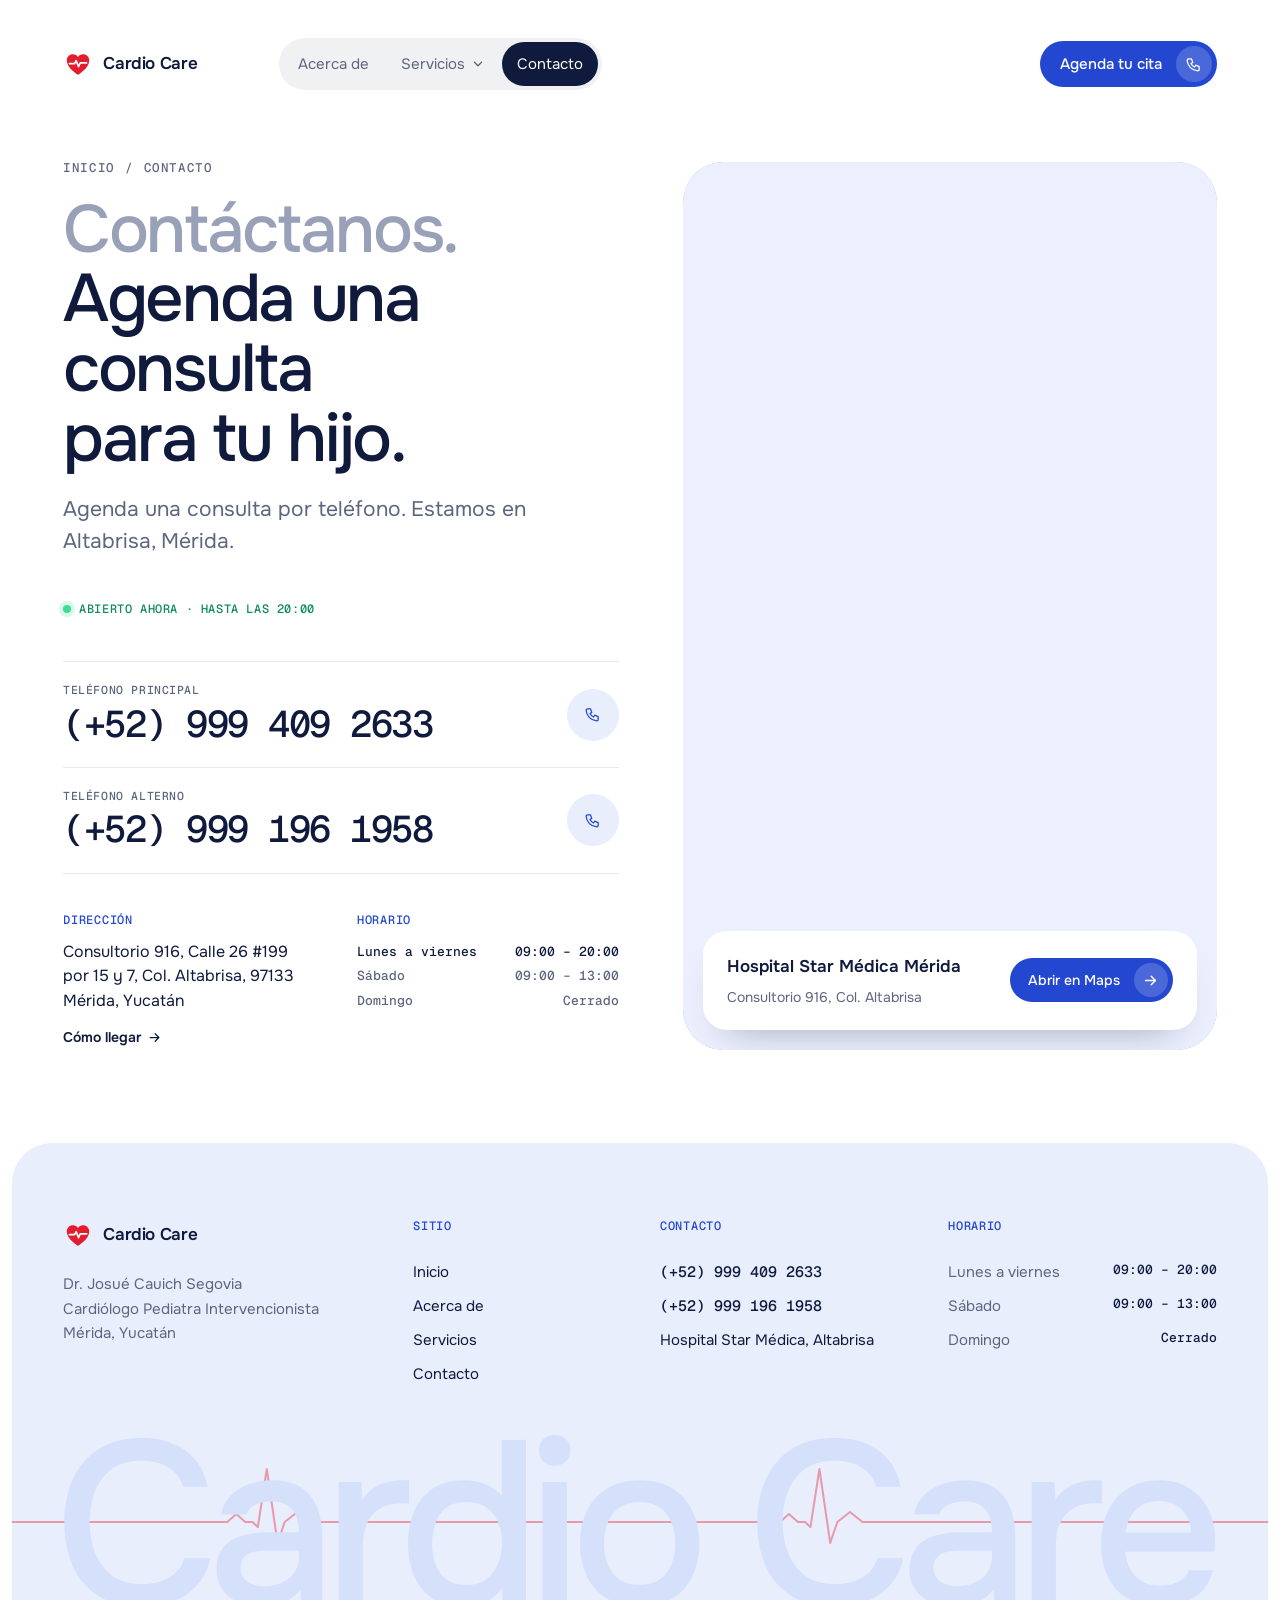
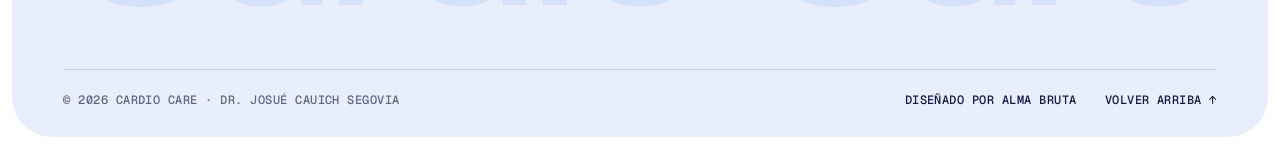
<file: contacto/index.html>
<!doctype html>
<html lang="es-MX">
<head>
<meta charset="utf-8">
<meta name="viewport" content="width=device-width, initial-scale=1, viewport-fit=cover">
<title>Contacto y citas · Cardiólogo Pediatra en Mérida | Cardio Care</title>
<meta name="description" content="Agenda una consulta de cardiología pediátrica en Mérida: consultorio 916 del Hospital Star Médica Altabrisa. Teléfono (+52) 999 409 2633, lunes a sábado.">
<meta name="robots" content="index, follow, max-image-preview:large, max-snippet:-1">
<link rel="canonical" href="https://cardiocare-sigma.vercel.app/contacto/">
<link rel="alternate" hreflang="es-MX" href="https://cardiocare-sigma.vercel.app/contacto/">
<meta name="author" content="Dr. Josué Cauich Segovia">
<meta name="geo.region" content="MX-YUC"><meta name="geo.placename" content="Mérida"><meta name="geo.position" content="21.0160689;-89.5849652"><meta name="ICBM" content="21.0160689, -89.5849652">
<meta name="theme-color" content="#2347D1">
<link rel="icon" href="/favicon.svg" type="image/svg+xml">
<link rel="apple-touch-icon" href="/apple-touch-icon.png">
<meta property="og:type" content="website">
<meta property="og:locale" content="es_MX">
<meta property="og:site_name" content="Cardio Care">
<meta property="og:title" content="Contacto y citas · Cardiólogo Pediatra en Mérida | Cardio Care">
<meta property="og:description" content="Agenda una consulta de cardiología pediátrica en Mérida: consultorio 916 del Hospital Star Médica Altabrisa. Teléfono (+52) 999 409 2633, lunes a sábado.">
<meta property="og:url" content="https://cardiocare-sigma.vercel.app/contacto/">
<meta property="og:image" content="https://cardiocare-sigma.vercel.app/og.jpg">
<meta property="og:image:alt" content="Contacto y citas · Cardiólogo Pediatra en Mérida | Cardio Care">
<meta name="twitter:card" content="summary_large_image">
<meta name="twitter:title" content="Contacto y citas · Cardiólogo Pediatra en Mérida | Cardio Care">
<meta name="twitter:description" content="Agenda una consulta de cardiología pediátrica en Mérida: consultorio 916 del Hospital Star Médica Altabrisa. Teléfono (+52) 999 409 2633, lunes a sábado.">
<meta name="twitter:image" content="https://cardiocare-sigma.vercel.app/og.jpg">
<link rel="preload" as="font" type="font/woff2" href="/fonts/onest-latin.woff2" crossorigin>
<link rel="preload" as="font" type="font/woff2" href="/fonts/geist-mono-500-latin.woff2" crossorigin>
<script type="application/ld+json">{"@context": "https://schema.org", "@graph": [{"@type": "Physician", "@id": "https://cardiocare-sigma.vercel.app/#medico", "name": "Dr. Josué Cauich Segovia", "alternateName": "Cardio Care", "description": "Cardiólogo pediatra intervencionista en Mérida, Yucatán. Atiende a bebés, niños y adolescentes: soplos, arritmias, dolor de pecho, disautonomía, cardiopatías congénitas y cateterismo.", "url": "https://cardiocare-sigma.vercel.app/", "image": "https://cardiocare-sigma.vercel.app/img/dr2.webp", "logo": "https://cardiocare-sigma.vercel.app/favicon.svg", "medicalSpecialty": ["Pediatric", "Cardiovascular"], "telephone": "+529994092633", "priceRange": "$$", "isAcceptingNewPatients": true, "knowsLanguage": "es", "worksFor": {"@id": "https://cardiocare-sigma.vercel.app/#consultorio"}, "hospitalAffiliation": {"@type": "Hospital", "name": "Hospital Star Médica Mérida"}, "alumniOf": [{"@type": "CollegeOrUniversity", "name": "Instituto Nacional de Pediatría (UNAM)"}, {"@type": "CollegeOrUniversity", "name": "Instituto Nacional de Cardiología Ignacio Chávez"}], "memberOf": {"@type": "MedicalOrganization", "name": "Asociación Mexicana de Especialistas en Cardiopatías Congénitas (AMECC)"}, "hasCredential": [{"@type": "EducationalOccupationalCredential", "credentialCategory": "Certificación", "name": "Cardiología Pediátrica", "recognizedBy": {"@type": "Organization", "name": "Consejo Mexicano de Cardiología"}}, {"@type": "EducationalOccupationalCredential", "credentialCategory": "Certificación", "name": "Cardiología Intervencionista", "recognizedBy": {"@type": "Organization", "name": "Consejo Mexicano de Cardiología"}}, {"@type": "EducationalOccupationalCredential", "credentialCategory": "Certificación", "name": "Pediatría", "recognizedBy": {"@type": "Organization", "name": "Consejo Mexicano de Pediatría"}}], "knowsAbout": ["Cardiología pediátrica", "Cardiología intervencionista", "Cardiopatías congénitas", "Soplos cardiacos", "Arritmias", "Disautonomía", "Cateterismo cardiaco", "Valvuloplastia", "Stents"], "address": {"@type": "PostalAddress", "streetAddress": "Calle 26 #199 por 15 y 7, Consultorio 916, Hospital Star Médica", "addressLocality": "Mérida", "addressRegion": "Yucatán", "postalCode": "97133", "addressCountry": "MX"}, "geo": {"@type": "GeoCoordinates", "latitude": 21.0160689, "longitude": -89.5849652}, "hasMap": "https://www.google.com/maps/place/Hospital+Star+M%C3%A9dica+M%C3%A9rida/data=!4m2!3m1!1s0x0:0xc198ba75b83b93b2", "sameAs": ["https://www.google.com/maps/place/Dr+Josu%C3%A9+Cauich+Segovia+Cardi%C3%B3logo+Pediatra/@21.0160689,-89.5849652,17z/data=!4m8!3m7!1s0x8f5677212c8c126d:0xbca4947630c16ba3!8m2!3d21.0160689!4d-89.5849652!9m1!1b1!16s%2Fg%2F1pty506rj"], "openingHoursSpecification": [{"@type": "OpeningHoursSpecification", "dayOfWeek": ["Monday", "Tuesday", "Wednesday", "Thursday", "Friday"], "opens": "09:00", "closes": "20:00"}, {"@type": "OpeningHoursSpecification", "dayOfWeek": "Saturday", "opens": "09:00", "closes": "13:00"}], "areaServed": [{"@type": "City", "name": "Mérida"}, {"@type": "State", "name": "Yucatán"}], "availableService": [{"@type": "MedicalProcedure", "name": "Diagnóstico Avanzado", "url": "https://cardiocare-sigma.vercel.app/servicios/diagnostico-avanzado/"}, {"@type": "MedicalProcedure", "name": "Colocación de Stents", "url": "https://cardiocare-sigma.vercel.app/servicios/colocacion-de-stents/"}, {"@type": "MedicalTherapy", "name": "Disautonomía", "url": "https://cardiocare-sigma.vercel.app/servicios/disautonomia/"}, {"@type": "MedicalProcedure", "name": "Cateterismo", "url": "https://cardiocare-sigma.vercel.app/servicios/cateterismo/"}, {"@type": "MedicalTherapy", "name": "Dolor torácico", "url": "https://cardiocare-sigma.vercel.app/servicios/dolor-toracico/"}, {"@type": "MedicalTherapy", "name": "Cardiopatías Congénitas", "url": "https://cardiocare-sigma.vercel.app/servicios/cardiopatias-congenitas/"}, {"@type": "MedicalTherapy", "name": "Diagnóstico de Arritmias", "url": "https://cardiocare-sigma.vercel.app/servicios/diagnostico-de-arritmias/"}, {"@type": "MedicalTherapy", "name": "Soplos", "url": "https://cardiocare-sigma.vercel.app/servicios/soplos/"}, {"@type": "MedicalProcedure", "name": "Cierre de defectos", "url": "https://cardiocare-sigma.vercel.app/servicios/cierre-de-defectos/"}]}, {"@type": "MedicalClinic", "@id": "https://cardiocare-sigma.vercel.app/#consultorio", "name": "Cardio Care · Cardiología Pediátrica", "url": "https://cardiocare-sigma.vercel.app/", "image": "https://cardiocare-sigma.vercel.app/og.jpg", "telephone": "+529994092633", "medicalSpecialty": ["Pediatric", "Cardiovascular"], "address": {"@type": "PostalAddress", "streetAddress": "Calle 26 #199 por 15 y 7, Consultorio 916, Hospital Star Médica", "addressLocality": "Mérida", "addressRegion": "Yucatán", "postalCode": "97133", "addressCountry": "MX"}, "geo": {"@type": "GeoCoordinates", "latitude": 21.0160689, "longitude": -89.5849652}, "hasMap": "https://www.google.com/maps/place/Hospital+Star+M%C3%A9dica+M%C3%A9rida/data=!4m2!3m1!1s0x0:0xc198ba75b83b93b2", "openingHoursSpecification": [{"@type": "OpeningHoursSpecification", "dayOfWeek": ["Monday", "Tuesday", "Wednesday", "Thursday", "Friday"], "opens": "09:00", "closes": "20:00"}, {"@type": "OpeningHoursSpecification", "dayOfWeek": "Saturday", "opens": "09:00", "closes": "13:00"}], "containedInPlace": {"@type": "Hospital", "name": "Hospital Star Médica Mérida"}, "employee": {"@id": "https://cardiocare-sigma.vercel.app/#medico"}, "contactPoint": [{"@type": "ContactPoint", "telephone": "+529994092633", "contactType": "reservations", "areaServed": "MX", "availableLanguage": "es"}, {"@type": "ContactPoint", "telephone": "+529991961958", "contactType": "reservations", "areaServed": "MX", "availableLanguage": "es"}]}, {"@type": "WebSite", "@id": "https://cardiocare-sigma.vercel.app/#web", "url": "https://cardiocare-sigma.vercel.app/", "name": "Cardio Care", "inLanguage": "es-MX", "publisher": {"@id": "https://cardiocare-sigma.vercel.app/#consultorio"}}, {"@type": "BreadcrumbList", "itemListElement": [{"@type": "ListItem", "position": 1, "name": "Inicio", "item": "https://cardiocare-sigma.vercel.app/"}, {"@type": "ListItem", "position": 2, "name": "Contacto", "item": "https://cardiocare-sigma.vercel.app/contacto/"}]}, {"@type": "MedicalWebPage", "url": "https://cardiocare-sigma.vercel.app/contacto/", "name": "Contacto y citas · Cardiólogo Pediatra en Mérida | Cardio Care", "description": "Agenda una consulta de cardiología pediátrica en Mérida: consultorio 916 del Hospital Star Médica Altabrisa. Teléfono (+52) 999 409 2633, lunes a sábado.", "about": {"@id": "https://cardiocare-sigma.vercel.app/#medico"}, "inLanguage": "es-MX", "isPartOf": {"@id": "https://cardiocare-sigma.vercel.app/#web"}, "reviewedBy": {"@id": "https://cardiocare-sigma.vercel.app/#medico"}, "lastReviewed": "2026-11-27", "audience": {"@type": "PeopleAudience", "audienceType": "Padres y madres de pacientes pediátricos"}}]}</script>
<style>
/* Respaldo con las medidas de Onest: mientras carga la fuente, el texto ocupa lo mismo y nada salta. */
@font-face{font-family:"Onest";font-style:normal;font-weight:300 600;font-display:swap;src:url(/fonts/onest-latin.woff2) format("woff2")}
@font-face{font-family:"Geist Mono";font-style:normal;font-weight:500;font-display:swap;src:url(/fonts/geist-mono-500-latin.woff2) format("woff2")}
@font-face{font-family:"Onest fb";src:local("Arial"),local("ArialMT"),local("Liberation Sans"),local("Helvetica");size-adjust:104.5%;ascent-override:93.9%;descent-override:30%;line-gap-override:0%}
/* Dirección E: paneles redondeados sobre gris hielo, doctor recortado, títulos en dos tonos,
   lecturas tipo monitor en mono y un trazo de ECG como hilo conductor. Serio, cálido y propio de cardiología. */
:root{
  --c:#2347D1; --c-d:#8AA4FF; --n:#0F1A3D; --r:#E11D2E; --r-d:#FF5C67; --ice:#E9EEFD; --heart-bg:#DEEAFD;
  --bg:#FFFFFF; --panel:#FFFFFF; --soft:#F4F6FB; --ink:#0F1A3D; --gray:#98A1B8; --mut:#5D667F; --line:rgba(15,26,61,.09);
  --primary:var(--c); --on-primary:#fff;
  --f:"Onest","Onest fb","Segoe UI",system-ui,sans-serif; --m:"Geist Mono",ui-monospace,monospace;
  --glow:#D9E2FB; --hero-a:#F7F8FB; --hero-b:#E8ECF5;
  --rad:40px; --rad-m:28px; --rad-s:18px; --gap:16px;
  --ease:cubic-bezier(.22,1,.36,1);
  --wrap:1408px;
  color-scheme:light;
}
@media (prefers-color-scheme: dark){ :root:not([data-theme="light"]){
  --bg:#0A0D18; --panel:#121729; --soft:#171D33; --ink:#EEF1FA; --gray:#6F7894; --mut:#A3AAC2; --line:rgba(255,255,255,.08);
  --ice:#1A2342; --heart-bg:#1A2342; --primary:var(--c-d); --on-primary:#0A1030; color-scheme:dark; --glow:rgba(35,71,209,.28); --hero-a:#121729; --hero-b:#0A0D18; } }
:root[data-theme="dark"]{
  --bg:#0A0D18; --panel:#121729; --soft:#171D33; --ink:#EEF1FA; --gray:#6F7894; --mut:#A3AAC2; --line:rgba(255,255,255,.08);
  --ice:#1A2342; --heart-bg:#1A2342; --primary:var(--c-d); --on-primary:#0A1030; color-scheme:dark; --glow:rgba(35,71,209,.28); --hero-a:#121729; --hero-b:#0A0D18; }

*{box-sizing:border-box}
html{scroll-behavior:smooth;scroll-padding-top:100px}
body{margin:0;background:var(--bg);color:var(--ink);font-family:var(--f);font-size:17px;line-height:1.6;-webkit-font-smoothing:antialiased}
h1,h2,h3,h4{font-weight:500;letter-spacing:-.035em;line-height:1.04;margin:0;text-wrap:balance}
p{margin:0;text-wrap:pretty}
a{color:inherit}
img{display:block;max-width:100%}
[hidden]{display:none!important}
:focus-visible{outline:3px solid var(--primary);outline-offset:3px;border-radius:8px}
.gr{color:var(--gray)}
.mono{font-family:var(--m)}
.sr{position:absolute;width:1px;height:1px;overflow:hidden;clip:rect(0 0 0 0);white-space:nowrap}
.skip{position:absolute;left:16px;top:-60px;background:var(--primary);color:#fff;padding:10px 14px;border-radius:12px;z-index:90;text-decoration:none}
.skip:focus{top:12px}
.shell{max-width:var(--wrap);margin-inline:auto;padding:12px max(12px,env(safe-area-inset-right)) 12px max(12px,env(safe-area-inset-left))}
.panel{background:var(--panel);border-radius:var(--rad);position:relative;overflow:hidden}
#main > * + *{margin-top:var(--gap)}
.in{padding-inline:clamp(22px,4vw,56px)}

/* etiqueta con latido */
.lbl{display:inline-flex;align-items:center;gap:10px;font:500 12.5px/1 var(--m);letter-spacing:.05em;text-transform:uppercase;color:var(--mut)}
.lbl::before{content:"";width:34px;height:14px;flex-shrink:0;background:url("data:image/svg+xml,%3Csvg xmlns='http://www.w3.org/2000/svg' viewBox='0 0 34 14'%3E%3Cpath d='M0 9h10l2-2 2 2h2l2-7 3 11 2-4h11' fill='none' stroke='%23E11D2E' stroke-width='1.6' stroke-linejoin='round'/%3E%3C/svg%3E") no-repeat}
.h2{font-size:clamp(34px,2.2rem + 1.6vw,58px);margin-top:18px}

/* botones */
.btn{display:inline-flex;align-items:center;gap:14px;background:var(--c);color:#fff;border-radius:999px;padding:7px 7px 7px 24px;font:500 16px/1 var(--f);text-decoration:none;border:0;cursor:pointer;white-space:nowrap;transition:transform .4s var(--ease),background-color .3s}
.btn .bi{width:42px;height:42px;border-radius:50%;background:rgba(255,255,255,.18);display:grid;place-items:center;transition:transform .5s var(--ease)}
.btn .bi svg{width:17px;height:17px}
.btn:hover .bi{transform:rotate(90deg)}
.btn:active{transform:scale(.98)}
.btn.w{background:#fff;color:var(--n)} .btn.w .bi{background:var(--ice);color:var(--c)}
.btn.red{background:var(--r)}
.link{font-weight:600;font-size:14px;text-decoration:none;display:inline-flex;gap:6px;align-items:center}
.link:hover{color:var(--primary)}

/* ---------- nav ---------- */
.top{position:sticky;top:0;z-index:50;pointer-events:none;height:0}
.nav{pointer-events:auto;position:absolute;left:0;right:0;top:12px;display:flex;align-items:center;gap:18px;padding:14px clamp(22px,4vw,56px);border-radius:999px;transition:background-color .4s,box-shadow .4s,top .4s var(--ease)}
.top.scrolled .nav{background:color-mix(in oklab,var(--panel) 82%,transparent);backdrop-filter:blur(16px) saturate(1.4);-webkit-backdrop-filter:blur(16px) saturate(1.4);box-shadow:0 0 0 1px var(--line),0 18px 40px -26px rgba(15,26,61,.4);top:12px;margin-inline:0}
.logo{display:flex;align-items:center;gap:10px;font-weight:600;font-size:17px;letter-spacing:-.02em;text-decoration:none;flex-shrink:0}
.logo svg{width:30px;height:30px}
.menu{display:flex;gap:2px;list-style:none;padding:4px;margin:0 0 0 clamp(20px,5vw,80px);font-size:15px;background:color-mix(in oklab,var(--ink) 6%,transparent);border-radius:999px}
.menu a,.menu button{display:inline-flex;align-items:center;gap:6px;padding:10px 15px;border-radius:999px;text-decoration:none;color:var(--mut);background:none;border:0;font:inherit;cursor:pointer;transition:background-color .3s,color .3s}
.menu a:hover,.menu button:hover{color:var(--ink)}
.menu [aria-current="page"],.menu [aria-current="page"]:hover{background:var(--ink);color:var(--panel)}
.nav .r{margin-left:auto;display:flex;gap:10px;align-items:center}
.nav .tel{font:500 14px/1 var(--m);color:var(--mut);text-decoration:none;margin-right:6px}
.pillw{background:var(--panel);color:var(--ink);padding:13px 18px;border-radius:999px;font-weight:500;font-size:15px;text-decoration:none;box-shadow:0 1px 2px rgba(15,26,61,.08)}
.circ{width:46px;height:46px;border-radius:50%;background:var(--c);color:#fff;display:grid;place-items:center;flex-shrink:0;border:0;cursor:pointer}
.circ svg{width:18px;height:18px}
.burger{display:none}
.chev{width:14px;height:14px;transition:rotate .3s var(--ease)}
.has-mega{position:relative}
.mega{position:absolute;top:calc(100% + 14px);left:50%;translate:-50% 0;width:min(820px,92vw);background:var(--panel);border-radius:var(--rad-m);box-shadow:0 0 0 1px var(--line),0 40px 80px -40px rgba(15,26,61,.5);padding:10px;display:grid;grid-template-columns:repeat(3,1fr);gap:4px;opacity:0;visibility:hidden;transform:translateY(-6px);transition:opacity .25s,transform .4s var(--ease),visibility .25s}
.has-mega.open .mega{opacity:1;visibility:visible;transform:none}
.has-mega.open .chev{rotate:180deg}
.mega a{display:grid;grid-template-columns:64px 1fr;gap:12px;align-items:center;padding:8px;border-radius:16px;text-decoration:none;font-size:14px;font-weight:500;line-height:1.25;color:var(--ink)}
.mega a small{display:block;color:var(--mut);font-weight:400;font-size:12px;margin-top:3px}
.mega a img{width:64px;height:48px;border-radius:10px;object-fit:cover;background:var(--ice)}
.mega a:hover{background:var(--soft)}
.drawer{position:fixed;inset:0;z-index:80;background:var(--panel);padding:20px 20px calc(env(safe-area-inset-bottom) + 24px);overflow:auto;display:flex;flex-direction:column;gap:4px}
.drawer .row{display:flex;justify-content:space-between;align-items:center;margin-bottom:16px}
.drawer > a.big,.drawer > span.big{font-size:32px;font-weight:500;letter-spacing:-.03em;text-decoration:none;padding:6px 0}
.drawer .svc{display:grid;grid-template-columns:1fr 1fr;gap:2px 14px;padding:4px 0 14px}
.drawer .svc a{color:var(--mut);text-decoration:none;padding:7px 0;font-size:15px}
.drawer .btn{margin-top:auto;align-self:flex-start}

/* ---------- hero ---------- */
.hero{min-height:min(880px,100svh);background:radial-gradient(60% 70% at 72% 62%,color-mix(in oklab,var(--c) 14%,transparent) 0%,transparent 70%),linear-gradient(180deg,color-mix(in oklab,var(--panel) 70%,var(--bg)),var(--bg));display:grid;grid-template-columns:minmax(0,1.05fr) minmax(0,.95fr);align-items:stretch}
.hero{background:radial-gradient(60% 70% at 72% 62%,var(--glow) 0%,transparent 70%),linear-gradient(180deg,var(--hero-a),var(--hero-b))}
.stars svg{width:16px;height:16px;display:inline-block;vertical-align:-2px}
.phead .media.tall{aspect-ratio:4/5;max-height:640px;justify-self:end;width:min(100%,520px)}
.phead .media.tall img{object-position:50% 20%}
.prose p.callout{font-weight:400}
.tech .stage .co .link{color:var(--ink)}
.hero .t{padding:150px clamp(22px,4vw,56px) 52px;display:flex;flex-direction:column;position:relative;z-index:3}
.hero h1{font-size:clamp(42px,2rem + 3.4vw,78px);margin-top:22px;max-width:12.5ch}
.hero .lead{font-size:clamp(17px,1rem + .3vw,19px);line-height:1.55;color:var(--mut);margin-top:24px;max-width:440px}
.hero .ct{margin-top:34px;display:flex;gap:16px;align-items:center;flex-wrap:wrap}
.hero .ct .alt{font-size:15px;color:var(--mut)}
.hero .ct .alt a{font-family:var(--m);color:var(--ink);text-decoration:none}
.nums{display:flex;gap:clamp(28px,4vw,56px);margin-top:auto;padding-top:56px;flex-wrap:wrap}
.nums b{font:500 clamp(38px,1.6rem + 1.6vw,52px)/1 var(--m);letter-spacing:-.05em;display:block}
.nums b sup{font-size:.4em;color:var(--r);vertical-align:top;margin-left:2px}
.nums span{font:500 12px/1.3 var(--m);letter-spacing:.04em;text-transform:uppercase;color:var(--mut);display:block;margin-top:9px}
.hero .v{position:relative;min-height:520px}
.hero .doc{position:absolute;bottom:0;left:50%;translate:-52% 0;height:min(94%,800px);width:auto;max-width:none;z-index:2}
.rings{position:absolute;left:50%;top:60%;width:1000px;height:1000px;translate:-50% -50%;border-radius:50%;border:1px solid color-mix(in oklab,var(--c) 12%,transparent);z-index:0}
.rings::before,.rings::after{content:"";position:absolute;inset:140px;border-radius:50%;border:1px solid color-mix(in oklab,var(--c) 12%,transparent)}
.rings::after{inset:280px}
.hero .ecg{position:absolute;left:0;right:0;bottom:170px;height:110px;width:100%;z-index:1;pointer-events:none}
.ecg path{fill:none;stroke:var(--r);stroke-opacity:.75;stroke-width:2;stroke-linejoin:round;stroke-dasharray:3200;stroke-dashoffset:0}
@media (prefers-reduced-motion:no-preference){.ecg.draw path{animation:trace 3s var(--ease) both .4s}}
@keyframes trace{from{stroke-dashoffset:3200}}
.float{position:absolute;z-index:4;display:flex;align-items:center;gap:12px;background:color-mix(in oklab,var(--panel) 74%,transparent);backdrop-filter:blur(14px);-webkit-backdrop-filter:blur(14px);border:1px solid color-mix(in oklab,var(--panel) 90%,transparent);padding:10px 18px 10px 10px;border-radius:999px;font-size:14px;line-height:1.3;box-shadow:0 20px 40px -24px rgba(15,26,61,.35);white-space:nowrap}
.float .ic{width:40px;height:40px;border-radius:50%;display:grid;place-items:center;background:var(--ice);color:var(--c);flex-shrink:0}
.float .ic svg{width:18px;height:18px}
.float b{font-weight:600;display:block}
.f1{right:3%;top:41%}.f2{left:-4%;top:56%}.f3{right:2%;top:72%}
@media (prefers-reduced-motion:no-preference){.float{animation:bob 7s ease-in-out infinite}.f2{animation-delay:-2s}.f3{animation-delay:-4s}}
@keyframes bob{50%{transform:translateY(-6px)}}

/* banda */
.band{background:var(--c);color:#fff;border-radius:var(--rad);padding:clamp(26px,3vw,40px) clamp(22px,4vw,56px);display:flex;align-items:center;gap:clamp(20px,3vw,40px);overflow:hidden}
.band small{font:500 12px/1.3 var(--m);text-transform:uppercase;letter-spacing:.06em;color:#C9D4FF;flex-shrink:0}
.band ul{list-style:none;margin:0;padding:0;display:flex;align-items:center;gap:20px;flex-wrap:wrap;font-size:clamp(20px,1rem + 1vw,28px);font-weight:300;letter-spacing:-.03em}
.band li{display:flex;align-items:center;gap:20px}
.band li + li::before{content:"";width:40px;height:16px;background:url("data:image/svg+xml,%3Csvg xmlns='http://www.w3.org/2000/svg' viewBox='0 0 40 16'%3E%3Cpath d='M0 10h12l2-2 2 2h2l3-8 3 13 2-5h14' fill='none' stroke='%23fff' stroke-opacity='.7' stroke-width='1.6' stroke-linejoin='round'/%3E%3C/svg%3E") no-repeat}

/* ---------- carrusel servicios ---------- */
.svc{padding:clamp(64px,8vw,100px) 0 clamp(56px,7vw,90px)}
.center{text-align:center}
.arrows{display:flex;gap:8px;justify-content:center;margin-top:28px}
.arrows button{width:54px;height:42px;border-radius:999px;background:var(--soft);display:grid;place-items:center;border:0;color:var(--ink);cursor:pointer;transition:background-color .3s,color .3s}
.arrows button:hover{background:var(--c);color:#fff}
.arrows svg{width:18px;height:18px}
.arrows .prev svg{rotate:180deg}
.car{display:flex;gap:var(--gap);margin-top:clamp(32px,4vw,56px);overflow-x:auto;scroll-snap-type:x mandatory;padding:0 clamp(22px,4vw,56px) 8px;scroll-padding-inline:clamp(22px,4vw,56px);scrollbar-width:none}
.car::-webkit-scrollbar{display:none}
.sc{position:relative;flex-shrink:0;width:clamp(260px,24vw,330px);height:clamp(360px,32vw,440px);border-radius:var(--rad-m);overflow:hidden;background:var(--ice);scroll-snap-align:start;text-decoration:none;color:#fff;isolation:isolate}
.sc.big{width:clamp(300px,38vw,520px)}
.sc img{position:absolute;inset:0;width:100%;height:100%;object-fit:cover;z-index:-1;transition:transform .9s var(--ease)}
.sc:hover img{transform:scale(1.05)}
.sc::after{content:"";position:absolute;inset:0;z-index:-1;background:linear-gradient(180deg,rgba(15,26,61,0) 42%,rgba(15,26,61,.84))}
.sc .n{position:absolute;top:18px;left:18px;font:500 12px/1 var(--m);color:var(--n);background:rgba(255,255,255,.85);padding:7px 11px;border-radius:999px}
.sc .tx{position:absolute;left:22px;right:22px;bottom:22px;display:flex;justify-content:space-between;align-items:flex-end;gap:14px}
.sc h3{font-size:clamp(21px,1rem + .6vw,26px);letter-spacing:-.025em}
.sc p{font-size:14px;color:#D5DCF3;margin-top:6px;line-height:1.35}
.ar{width:44px;height:44px;border-radius:50%;background:#fff;color:var(--n);display:grid;place-items:center;flex-shrink:0;transition:rotate .5s var(--ease),background-color .3s}
.ar svg{width:17px;height:17px}
.sc:hover .ar{rotate:-45deg;background:var(--c);color:#fff}

/* ---------- corazón con anotaciones ---------- */
.tech{padding:clamp(64px,8vw,100px) clamp(22px,4vw,56px) clamp(64px,8vw,110px);background:var(--heart-bg)}
.tech .hd{display:flex;justify-content:space-between;align-items:flex-end;gap:24px 60px;flex-wrap:wrap}
.tech .sub{font-size:18px;color:var(--mut);max-width:440px;line-height:1.5}
.stage{position:relative;height:760px;margin-top:10px}
.stage .ring{position:absolute;left:50%;top:50%;border-radius:50%;border:1px solid color-mix(in oklab,var(--c) 16%,transparent);translate:-50% -50%}
.stage .ring.d{border-style:dashed}
.stage > img{position:absolute;left:50%;top:50%;width:min(860px,72%);translate:-50% -50%;-webkit-mask-image:radial-gradient(closest-side,#000 78%,transparent);mask-image:radial-gradient(closest-side,#000 78%,transparent)}
.co{position:absolute;width:270px;text-decoration:none}
.co .tg{font:500 11px/1 var(--m);letter-spacing:.05em;text-transform:uppercase;color:var(--c);padding-left:20px;display:block;margin-bottom:8px}
.co b{display:flex;align-items:center;gap:10px;font-weight:600;font-size:18px;letter-spacing:-.02em}
.co b::before{content:"";width:10px;height:10px;border-radius:50%;background:var(--panel);border:3px solid var(--ink);flex-shrink:0}
.co.red b::before{border-color:var(--r)}
.co p{font-size:14px;color:var(--mut);margin-top:8px;line-height:1.45;padding-left:20px}
.co .link{padding-left:20px;margin-top:10px}
.co:hover b{color:var(--c)}
.c1{left:3%;top:18%}.c2{right:3%;top:12%}.c3{left:8%;top:64%}.c4{right:1%;top:60%}

/* ---------- doctor ---------- */
.about{display:grid;grid-template-columns:minmax(0,1fr) minmax(300px,460px)}
.about .t{padding:clamp(56px,7vw,90px) clamp(22px,4vw,56px)}
.about blockquote{font-size:clamp(19px,1rem + .4vw,22px);line-height:1.5;margin:28px 0 0;max-width:620px;font-weight:300}
.about .who{margin-top:20px;font-size:15px;color:var(--mut)}
.about .who b{color:var(--ink);font-weight:600}
.about .ph{position:relative;min-height:440px;background:var(--ice)}
.about .ph img{position:absolute;inset:0;width:100%;height:100%;object-fit:cover;object-position:70% 25%}
.about .ph .float{left:auto;top:auto;right:24px;bottom:24px;animation:none;background:rgba(15,26,61,.78);border-color:rgba(255,255,255,.12);color:#fff}
.about .ph .float .ic{background:rgba(255,255,255,.12);color:#fff}
.steps{list-style:none;padding:0;margin:52px 0 0;display:grid;grid-template-columns:repeat(4,minmax(0,1fr));gap:24px;position:relative}
.steps::before{content:"";position:absolute;left:22px;right:40px;top:22px;height:1px;background:var(--line)}
.steps li{position:relative}
.steps .k{width:44px;height:44px;border-radius:50%;background:var(--panel);border:1px solid color-mix(in oklab,var(--ink) 18%,transparent);display:grid;place-items:center;font:500 15px/1 var(--m)}
.steps small{display:block;font:500 11.5px/1.3 var(--m);letter-spacing:.04em;text-transform:uppercase;color:var(--c);margin-top:18px}
.steps h3{font-size:19px;margin-top:6px;letter-spacing:-.02em}
.steps p{font-size:14px;color:var(--mut);margin-top:6px;line-height:1.45}

/* ---------- para papás (minimal) ---------- */
.papas{display:grid;grid-template-columns:minmax(0,420px) minmax(0,1fr);gap:clamp(32px,5vw,72px);padding:clamp(56px,7vw,90px) clamp(22px,4vw,56px);align-items:center}
.papas p.sub{font-size:18px;color:var(--mut);line-height:1.5;margin-top:20px}
.strips{display:grid}
.lane{display:grid;grid-template-columns:110px minmax(0,1fr) 140px;align-items:center;gap:20px;min-height:72px}
.lane span{font:500 12px/1.2 var(--m);text-transform:uppercase;letter-spacing:.04em;color:var(--mut)}
.lane svg{width:100%;height:40px;overflow:visible}
.lane svg path{fill:none;stroke-width:1.4;stroke-linejoin:round;stroke-linecap:round}
.lane b{font:500 24px/1 var(--m);text-align:right;letter-spacing:-.04em;font-variant-numeric:tabular-nums}
.lane b i{font-style:normal;font-size:11px;color:var(--mut);margin-left:4px;letter-spacing:0}
.strips .note{display:flex;justify-content:space-between;gap:16px;font:500 11px/1.3 var(--m);text-transform:uppercase;letter-spacing:.05em;color:var(--gray);padding-top:16px}
.lg{display:flex;gap:18px;flex-wrap:wrap}
.lg span{display:inline-flex;align-items:center;gap:8px}
.lg span::before{content:"";width:14px;height:2px;background:currentColor}

/* ---------- reseñas ---------- */
.rev{padding:clamp(64px,8vw,100px) 0 clamp(64px,8vw,110px)}
.score{display:inline-flex;align-items:center;justify-content:center;flex-wrap:wrap;gap:8px 14px;margin-top:22px;font-size:15px;color:var(--mut);text-decoration:none}
.score b{font:500 34px/1 var(--m);color:var(--ink);letter-spacing:-.04em}
.stars{color:#F5A524;letter-spacing:2px;white-space:nowrap}
.rc{display:flex;gap:var(--gap);margin-top:clamp(36px,4vw,56px);overflow-x:auto;scroll-snap-type:x mandatory;padding:0 clamp(22px,4vw,56px) 24px;scroll-padding-inline:clamp(22px,4vw,56px);scrollbar-width:none;align-items:center}
.rc::-webkit-scrollbar{display:none}
.rv{flex-shrink:0;scroll-snap-align:center!important;width:min(400px,80vw);transition:background-color .5s var(--ease),color .5s var(--ease),box-shadow .5s var(--ease);user-select:none;background:var(--soft);border-radius:var(--rad-m);padding:30px;font-size:16px;line-height:1.55;scroll-snap-align:start;margin:0}
.rv.on{background:var(--n);color:#fff;box-shadow:0 30px 60px -30px rgba(15,26,61,.6)}
.rv blockquote{margin:0}
.rv figcaption{display:flex;align-items:center;gap:12px;margin-top:22px;font-size:14px}
.rv .av{width:40px;height:40px;border-radius:12px;background:var(--ice);color:var(--c);display:grid;place-items:center;font-weight:600;flex-shrink:0}
.rv.on .av{background:var(--c);color:#fff}
.rv figcaption span span{display:block;color:var(--mut);font-size:12px;font-family:var(--m);text-transform:uppercase;letter-spacing:.04em;margin-top:2px}
.rv.on figcaption span span{color:#AEB6D0}

/* ---------- contacto ---------- */
.cta{display:grid;grid-template-columns:minmax(0,1fr) minmax(0,1fr);gap:var(--gap)}
.cta .l{background:var(--n);color:#fff;border-radius:var(--rad);padding:clamp(32px,4vw,56px);display:flex;flex-direction:column;justify-content:space-between;gap:36px;min-height:560px}
.cta .lbl{color:#9AA6CC}
.cta h2 .gr{color:#7D8BB5}
.live{display:inline-flex;align-items:center;gap:8px;font:500 12px/1 var(--m);letter-spacing:.05em;text-transform:uppercase;margin-top:24px}
.live i{width:8px;height:8px;border-radius:50%}
.live.open{color:#7EF0BD}.live.open i{background:#3DDC97;box-shadow:0 0 0 4px rgba(61,220,151,.2)}
.live.closed{color:#AEB6D0}.live.closed i{background:#AEB6D0}
.rows{display:grid;gap:22px;font-size:15px;color:#C3CBE3;margin-top:30px}
.rows .ph{display:grid;grid-template-columns:auto auto;justify-content:start;align-items:center;gap:8px 14px;margin-top:6px}
.rows .ph a{font:500 clamp(20px,1rem + .5vw,24px)/1.2 var(--m);color:#fff;text-decoration:none;letter-spacing:-.03em}
.copy{font:500 11px/1 var(--m);text-transform:uppercase;letter-spacing:.04em;color:#C3CBE3;background:rgba(255,255,255,.1);border:0;border-radius:999px;padding:7px 10px;cursor:pointer}
.copy:hover{background:rgba(255,255,255,.18);color:#fff}
.rows .ad{display:block;color:#fff;font-size:18px;line-height:1.45;margin-top:4px}
.rows .fb{color:#fff}
.map{border-radius:var(--rad);overflow:hidden;position:relative;background:var(--soft);min-height:560px}
.map iframe{position:absolute;inset:0;width:100%;height:100%;border:0;filter:saturate(.8) contrast(1.02)}
.map .card{position:absolute;left:20px;right:20px;bottom:20px;background:var(--panel);border-radius:24px;padding:22px 24px;display:grid;grid-template-columns:1fr 1fr;gap:20px;font-size:14px;color:var(--mut);box-shadow:0 20px 40px -24px rgba(15,26,61,.4)}
.map .card b{display:block;color:var(--ink);font-size:17px;font-weight:600;margin-bottom:6px}
.map .card .h{display:flex;justify-content:space-between;gap:10px;padding:3px 0;font:500 13px/1.4 var(--m)}
.map .card .h.today{color:var(--c)}
.foot{position:relative;min-height:300px;overflow:hidden;border-radius:var(--rad);background:var(--panel);padding:40px clamp(22px,4vw,56px);display:flex;justify-content:space-between;gap:16px;flex-wrap:wrap;font-size:14px;color:var(--mut)}
.foot nav{display:flex;gap:18px;flex-wrap:wrap}
.foot a{text-decoration:none}.foot a:hover{color:var(--ink)}
.foot .wm{position:absolute;left:24px;bottom:-.22em;font-size:clamp(90px,17vw,250px);font-weight:500;letter-spacing:-.06em;color:var(--bg);white-space:nowrap;line-height:1;pointer-events:none}
.foot .ecg{position:absolute;left:0;bottom:22%;width:100%;height:90px}
.foot .ecg path{stroke-opacity:.45}

/* barra de llamada */
.dock{position:fixed;left:50%;bottom:calc(env(safe-area-inset-bottom) + 16px);translate:-50% 0;z-index:45;display:flex;align-items:center;gap:16px;background:rgba(15,26,61,.92);backdrop-filter:blur(12px);-webkit-backdrop-filter:blur(12px);color:#fff;border-radius:999px;padding:7px 7px 7px 8px;box-shadow:0 20px 40px -14px rgba(15,26,61,.55);transition:transform .6s var(--ease),opacity .4s;max-width:calc(100% - 24px)}
.dock.off{transform:translateY(150%);opacity:0;pointer-events:none}
.dock .hb{width:40px;height:40px;border-radius:50%;background:var(--r);display:grid;place-items:center;flex-shrink:0}
.dock .hb svg{width:18px;height:18px}
@media (prefers-reduced-motion:no-preference){.dock .hb svg{animation:beat 1.4s infinite}}
@keyframes beat{0%,100%{transform:scale(1)}14%{transform:scale(1.22)}28%{transform:scale(1)}42%{transform:scale(1.12)}}
.dock span.q{font-size:14px;color:#C3CBE3;white-space:nowrap}
.dock .btn{padding:5px 5px 5px 18px;font-size:15px}
.dock .btn .bi{width:36px;height:36px}

/* ---------- páginas internas ---------- */
.phead{display:grid;grid-template-columns:minmax(0,1fr) minmax(0,1fr);gap:clamp(24px,4vw,56px);padding:150px clamp(22px,4vw,56px) clamp(32px,4vw,56px);background:linear-gradient(180deg,color-mix(in oklab,var(--panel) 70%,var(--bg)),var(--bg));align-items:end}
.phead h1{font-size:clamp(40px,1.8rem + 3vw,72px);margin-top:20px}
.phead .q{font-size:clamp(18px,1rem + .4vw,21px);color:var(--mut);margin-top:20px;max-width:46ch;line-height:1.5}
.phead .ct{margin-top:32px}
.phead .media{border-radius:var(--rad-m);overflow:hidden;aspect-ratio:16/11;background:var(--ice)}
.phead .media img{width:100%;height:100%;object-fit:cover}
.crumb{display:flex;gap:10px;align-items:center;font:500 12.5px/1 var(--m);letter-spacing:.05em;text-transform:uppercase;color:var(--mut)}
.crumb a{text-decoration:none}.crumb a:hover{color:var(--c)}
.article{padding:clamp(48px,7vw,96px) clamp(22px,4vw,56px)}
.prose{max-width:70ch;margin-inline:auto;font-size:18px;line-height:1.75}
.prose > * + *{margin-top:1.05em}
.prose > p:first-child{font-size:clamp(20px,1rem + .5vw,23px);line-height:1.55;font-weight:300}
.prose h2{font-size:clamp(26px,1.2rem + 1vw,34px);margin-top:1.9em}
.prose h3{font-size:20px;margin-top:1.5em;letter-spacing:-.02em}
.prose ul,.prose ol{padding-left:1.25em}
.prose li + li{margin-top:.45em}
.prose li::marker{color:var(--c)}
.prose strong{font-weight:600}
.prose .callout{background:var(--soft);border-radius:var(--rad-s);padding:24px 26px}
.prose .callout b{display:block;font-size:18px;margin-bottom:6px;font-weight:600}
.groups{display:grid;grid-template-columns:repeat(auto-fit,minmax(240px,1fr));gap:10px;margin-top:1.2em}
.groups section{background:var(--soft);border-radius:var(--rad-s);padding:18px 20px}
.groups h3{font-size:16px;margin:0 0 8px;display:flex;gap:10px;align-items:baseline}
.groups h3 i{font-style:normal;color:var(--c);font-family:var(--m)}
.groups ul{margin:0;padding-left:1.1em;font-size:15px;color:var(--mut)}
.causes{display:grid;gap:12px;margin-top:1.2em}
.cause{display:grid;grid-template-columns:1fr 70px;gap:16px;align-items:center;font-size:16px}
.cause .t{display:flex;flex-direction:column;gap:7px}
.cause .track{height:6px;background:var(--soft);border-radius:99px;overflow:hidden}
.cause .fill{height:100%;background:var(--c);border-radius:99px}
.cause b{font:500 18px/1 var(--m);text-align:right}
.tablewrap{overflow-x:auto;background:var(--panel);border:1px solid var(--line);border-radius:var(--rad-s);margin-top:1.2em}
table{border-collapse:collapse;width:100%;font-size:13px;font-family:var(--m);min-width:640px}
caption{text-align:left;padding:16px 18px 6px;font-family:var(--f);font-weight:600;font-size:16px}
th,td{padding:10px 14px;text-align:left;white-space:nowrap;border-top:1px solid var(--line)}
thead th{font-weight:500;color:var(--mut);background:var(--soft)}
tbody tr:hover{background:var(--soft)}
.tnote{font-size:13px;color:var(--mut);padding:12px 18px}
.help{display:grid;grid-template-columns:minmax(0,1fr) minmax(0,1.3fr);background:var(--n);color:#fff}
.help .im{min-height:340px;position:relative}
.help .im img{position:absolute;inset:0;width:100%;height:100%;object-fit:cover;object-position:50% 35%}
.help .t{padding:clamp(32px,4vw,56px);display:flex;flex-direction:column;justify-content:center;gap:28px}
.help .lbl{color:#9AA6CC}
.help h2 .gr{color:#7D8BB5}
.help p{color:#C3CBE3;max-width:44ch;margin-top:14px}
.help .btn{align-self:flex-start}
.a-hero{min-height:760px}
.certs{display:grid;grid-template-columns:minmax(0,420px) minmax(0,1fr);gap:clamp(32px,5vw,72px);padding:clamp(56px,7vw,90px) clamp(22px,4vw,56px)}
.certs p.sub{color:var(--mut);margin-top:18px;font-size:18px;line-height:1.5}
.certs ul{list-style:none;margin:0;padding:0}
.certs li{display:grid;grid-template-columns:48px 1fr;gap:18px;align-items:center;padding:22px 0}
.certs li + li{border-top:1px solid var(--line)}
.certs .ic{width:48px;height:48px;border-radius:50%;background:var(--ice);color:var(--c);display:grid;place-items:center}
.certs .ic svg{width:22px;height:22px}
.certs li b{display:block;font-weight:600;font-size:18px;letter-spacing:-.02em}
.certs li span{color:var(--mut)}
.pillars{display:grid;grid-template-columns:repeat(3,minmax(0,1fr));gap:clamp(24px,3vw,48px);margin-top:48px}
.pillars h3{font-size:22px;margin-top:18px;letter-spacing:-.025em}
.pillars p{color:var(--mut);margin-top:8px;font-size:16px}
.pillars .ic{width:48px;height:48px;border-radius:50%;background:var(--ice);color:var(--c);display:grid;place-items:center}
.pillars .ic svg{width:22px;height:22px}

/* entradas (nunca ocultan contenido sin JS) */
@media (prefers-reduced-motion:no-preference){
  .rise{animation:rise .9s var(--ease) both}
  .d1{animation-delay:.08s}.d2{animation-delay:.16s}.d3{animation-delay:.26s}.d4{animation-delay:.36s}
}
@keyframes rise{from{opacity:.001;transform:translateY(18px)}}

/* ---------- responsive ---------- */
@media (max-width:1100px){
  .menu,.nav .tel,.nav .pillw{display:none}
  .burger{display:grid;background:var(--panel);color:var(--ink);box-shadow:0 1px 2px rgba(15,26,61,.08)}
  .stage{height:auto;display:grid;grid-template-columns:1fr 1fr;gap:28px 24px;padding-top:10px}
  .stage .ring{display:none}
  .stage > img{position:static;translate:none;width:min(520px,100%);grid-column:1/-1;justify-self:center}
  .co{position:static;width:auto}
  .about{grid-template-columns:1fr}
  .about .ph{min-height:420px;order:-1}
  .steps{grid-template-columns:1fr 1fr;row-gap:32px}.steps::before{display:none}
  .papas,.certs{grid-template-columns:1fr}
  .cta{grid-template-columns:1fr}
  .help{grid-template-columns:1fr}
}
@media (max-width:860px){
  .hero{grid-template-columns:1fr;min-height:0}
  .hero .t{padding-top:110px;padding-bottom:28px}
  .hero .v{min-height:0;height:min(118vw,560px)}
  .hero .doc{height:100%}
  .rings{width:640px;height:640px}
  .hero .ecg{bottom:26%}
  .f1{right:3%;top:38%}.f2{left:3%;top:56%}.f3{right:3%;top:auto;bottom:6%}
  .nums{padding-top:36px}
  .band{flex-direction:column;align-items:flex-start}
  .band ul{gap:8px 14px}.band li{gap:14px}
  .phead{grid-template-columns:1fr;padding-top:104px}
  .pillars{grid-template-columns:1fr}
}
@media (max-width:560px){
  :root{--rad:28px;--rad-m:22px;--gap:10px}
  .shell{padding:8px}
  .nav{padding:10px 22px;top:8px}
  .logo span{font-size:15px}
  .float{font-size:12px;padding:6px 12px 6px 6px}.float .ic{width:32px;height:32px}
  .f2{display:none}
  .stage{grid-template-columns:1fr}
  .steps{grid-template-columns:1fr}
  .lane{grid-template-columns:1fr auto;grid-template-areas:"a v" "s s";gap:6px 10px;padding:14px 0}
  .lane span{grid-area:a}.lane b{grid-area:v;font-size:20px}.lane svg{grid-area:s;height:34px}
  .strips .note{flex-direction:column}
  .nums{display:grid;grid-template-columns:repeat(3,auto);justify-content:space-between;gap:12px}
  .nums b{font-size:30px}.nums span{font-size:10.5px}
  .f1{left:3%;right:auto;top:auto;bottom:24%}.f3{right:3%;bottom:7%}
  .steps li{display:grid;grid-template-columns:44px 1fr;column-gap:16px}.steps .k{grid-row:1/5}.steps small{margin-top:2px}
  .map .card{grid-template-columns:1fr}
  .map{min-height:520px}
  .dock span.q{display:none}
  .foot{padding-bottom:150px;flex-direction:column}.foot .ecg{bottom:70px;height:70px}
}
@media (prefers-reduced-motion:reduce){*{scroll-behavior:auto!important;animation:none!important;transition:none!important}}

/* ---------- ronda 2: menos bloques, más variedad ---------- */
:root{--sp:12px}
html,body{overflow-x:clip}
.bleed{margin-inline:calc(50% - 50vw);border-radius:0!important;padding-inline:calc(50vw - 50% + clamp(22px,4vw,56px))}
.band.bleed{border-radius:0}
.papas.bleed{background:var(--soft);padding-block:clamp(64px,8vw,110px)}
.certs.bleed{background:var(--soft)}
.help.bleed{padding:0;border-radius:0}
.help.bleed .t{padding-inline:clamp(32px,5vw,80px)}
.help.bleed .im{min-height:440px}
.about{gap:clamp(28px,4vw,72px);padding:clamp(40px,6vw,88px) clamp(22px,4vw,56px);align-items:stretch}
.about .t{padding:0}
.about .ph{border-radius:var(--rad);overflow:hidden;min-height:640px}
.about .ph img{object-position:50% 18%}
.phead{background:none}
.article{padding-top:clamp(16px,3vw,40px)}
.navcta{padding:5px 5px 5px 20px;font-size:15px}
.navcta .bi{width:36px;height:36px}
.map iframe{filter:grayscale(1) contrast(1.06) brightness(1.06)}
.map::after{content:"";position:absolute;inset:0;background:var(--c);mix-blend-mode:color;opacity:.9;pointer-events:none;z-index:1}
.map::before{content:"";position:absolute;inset:0;background:#E9EEFD;mix-blend-mode:multiply;opacity:.35;pointer-events:none;z-index:1}
.map .card{z-index:2}
.foot{display:block;min-height:0;background:var(--ice);border-radius:var(--rad);padding:0;color:var(--mut);font-size:15px}
.ftop{display:grid;grid-template-columns:1.5fr 1fr 1.2fr 1.3fr;gap:40px;padding:clamp(48px,6vw,80px) clamp(22px,4vw,56px) 0}
.fbrand p{margin-top:22px;line-height:1.65;color:var(--mut)}
.foot .fh{font:500 12px/1 var(--m);letter-spacing:.06em;text-transform:uppercase;color:var(--c);margin:0 0 18px}
.foot nav,.ftop > div:not(.fbrand){display:flex;flex-direction:column;gap:10px}
.foot nav{flex-wrap:nowrap}
.foot a{text-decoration:none;color:var(--ink)}.foot a:hover{color:var(--c)}
.foot .hr{display:flex;justify-content:space-between;gap:16px}
.foot .hr .mono{font-size:13px;color:var(--ink)}
.fwm{padding:clamp(56px,7vw,100px) clamp(22px,4vw,56px) 0;overflow:hidden}
.fwm .wm{position:static;display:inline-block;white-space:nowrap;font-weight:500;letter-spacing:-.055em;line-height:.78;color:var(--c);font-size:16vw}
.fbot{display:flex;justify-content:space-between;gap:16px;flex-wrap:wrap;margin:clamp(24px,3vw,40px) clamp(22px,4vw,56px) 0;padding:22px 0 28px;border-top:1px solid color-mix(in oklab,var(--c) 18%,transparent);font:500 12px/1.4 var(--m);letter-spacing:.04em;text-transform:uppercase}
@media (max-width:1100px){.navcta{display:inline-flex}.ftop{grid-template-columns:1fr 1fr}}
@media (max-width:860px){.about{grid-template-columns:1fr}.about .ph{min-height:520px}}
@media (max-width:560px){
  :root{--sp:8px}
  .navcta{padding:12px 16px;font-size:14px}.navcta .bi{display:none}
  .ftop{grid-template-columns:1fr;gap:32px}
  .about .ph{min-height:440px}
  .help.bleed .im{min-height:300px}
}

/* ---------- ronda 3 ---------- */
.car,.rc{cursor:grab;-webkit-user-select:none;user-select:none}
.car.drag,.rc.drag{cursor:grabbing}
.car.drag a,.rc.drag *{pointer-events:none}
.car img{-webkit-user-drag:none}
.rc{padding-bottom:40px}
.rev .arrows{margin-top:8px}
.fwm{position:relative}
.fwm{overflow:visible;padding-bottom:clamp(8px,1.4vw,22px)}
.fwm .wm{position:relative;z-index:1;display:block;width:max-content;line-height:.82}
.fwm .ecg{position:absolute;left:0;right:0;width:100%;top:calc(50% + 10px);height:110px;z-index:0}
.fwm .ecg path{stroke-opacity:.55}
.fbot .r{display:flex;gap:28px;flex-wrap:wrap}
.fbot a{color:var(--ink)}
.fbot .ab b{color:inherit;font-weight:inherit}
/* página de contacto */
.cpage{display:grid;grid-template-columns:minmax(0,1.02fr) minmax(0,.98fr);gap:clamp(32px,5vw,80px);padding:150px clamp(22px,4vw,56px) clamp(48px,6vw,88px)}
.cpage h1{font-size:clamp(40px,1.8rem + 3vw,72px);margin-top:20px}
.cpage .q{font-size:clamp(18px,1rem + .4vw,21px);color:var(--mut);margin-top:20px;max-width:44ch;line-height:1.5}
.cpage .live.open{color:#0E8A5F}.cpage .live.closed{color:var(--mut)}.cpage .live.closed i{background:var(--gray)}
.calls{margin-top:40px;border-top:1px solid var(--line)}
.call{display:grid;grid-template-columns:1fr auto;align-items:center;gap:16px;padding:22px 0;border-bottom:1px solid var(--line);text-decoration:none}
.call small{display:block;font:500 11.5px/1 var(--m);letter-spacing:.05em;text-transform:uppercase;color:var(--mut);margin-bottom:10px}
.call b{font:500 clamp(21px,1.2rem + 1.4vw,40px)/1 var(--m);letter-spacing:-.04em;white-space:nowrap}
.call .ar{background:var(--ice);color:var(--c);width:52px;height:52px}
.call:hover b{color:var(--c)}.call:hover .ar{background:var(--c);color:#fff;rotate:-45deg}
.cinfo{display:grid;grid-template-columns:1fr 1fr;gap:32px;margin-top:40px}
.cinfo .fh{font:500 12px/1 var(--m);letter-spacing:.06em;text-transform:uppercase;color:var(--c);margin:0 0 14px}
.cinfo p{font-size:16px;line-height:1.55}
.cinfo .h{display:flex;justify-content:space-between;gap:12px;font:500 13px/1.9 var(--m);color:var(--mut)}
.cinfo .h.today{color:var(--ink)}
.cinfo .link{margin-top:12px}
.cmap{min-height:640px;height:100%}
@media (max-width:960px){.cpage{grid-template-columns:1fr;padding-top:110px}.cmap{min-height:460px}}
@media (max-width:560px){.cinfo{grid-template-columns:1fr}.fwm .ecg{height:60px}}

/* ---------- versión 3: hero a sangre ---------- */
:root{--edge:max(var(--sp),calc((100vw - var(--wrap)) / 2 + var(--sp)))}
.hero{margin-inline:calc(50% - 50vw);margin-top:calc(-1 * var(--sp));border-radius:0!important}
.hero .t{padding-left:calc(var(--edge) + clamp(22px,4vw,56px))}
.hero .v{margin-right:var(--edge)}
#main > .hero + .band{margin-top:0}
.fwm{padding-top:clamp(40px,4.5vw,72px);padding-bottom:0}
.fwm .wm{color:color-mix(in oklab,var(--c) 9%,var(--ice));line-height:.72;left:0;bottom:auto}
.fwm .ecg path{stroke-opacity:.4}
.fwm .ecg{top:auto;bottom:22%}
.fbot{margin-top:clamp(40px,4.5vw,72px)}
@media (max-width:560px){.fwm .ecg{bottom:0;height:46px}}

/* ---------- animaciones: sonar, tiras y footer ---------- */
.sonar{position:absolute;left:50%;top:50%;width:min(940px,92%);aspect-ratio:1;border:1.5px solid color-mix(in oklab,var(--c) 55%,transparent);border-radius:50%;translate:-50% -50%;pointer-events:none;opacity:0;scale:.28}
.lane svg,.fwm .ecg{overflow:hidden}
.fwm .ecg path{stroke-dasharray:none;animation:none}
@media (prefers-reduced-motion:no-preference){
  .sonar{animation:sonar 7.5s cubic-bezier(.25,.6,.35,1) infinite;animation-delay:calc(var(--i) * -2.5s)}
  .fwm .scroll{animation:ecgscroll var(--t) linear infinite}
}
@media (prefers-reduced-motion:reduce){
  .sonar{opacity:.5}.sonar[style*="--i:0"]{scale:.5}.sonar[style*="--i:1"]{scale:.75}.sonar[style*="--i:2"]{scale:1}
}
@keyframes sonar{0%{scale:.28;opacity:0}18%{opacity:.85}70%{opacity:.35}100%{scale:1;opacity:0}}
@keyframes ecgscroll{to{transform:translateX(var(--d))}}
.sonar.hs{top:58%;width:1000px;z-index:0;border-color:color-mix(in oklab,var(--c) 40%,transparent)}
@media (max-width:1100px){
  .sonar.hs{width:640px}
  .stage .sonar{position:relative;left:auto;top:auto;translate:none;grid-row:1;grid-column:1/-1;place-self:center;width:min(560px,112%)}
  .stage > img{grid-row:1;position:relative;left:auto;top:auto;z-index:1}
}

/* ---------- menú de servicios ---------- */
.has-mega{position:static}
.mega{left:0;right:0;translate:none;width:auto;top:calc(100% + 12px);display:grid;grid-template-columns:minmax(0,1fr) minmax(280px,360px);gap:12px;padding:12px;border-radius:32px;box-shadow:0 0 0 1px var(--line),0 50px 100px -40px rgba(15,26,61,.45)}
.mg-l{padding:20px 20px 0;display:flex;flex-direction:column}
.mg-h{display:flex;justify-content:space-between;align-items:center;padding:0 12px 18px}
.mega .mg-h a.link{display:inline-flex;gap:8px;align-items:center;white-space:nowrap;padding:8px 12px;font-size:14px;font-weight:600}
.mega .mg-list{display:grid;grid-template-columns:repeat(3,minmax(0,1fr));gap:4px}
.mega a.mg-i{display:grid;grid-template-columns:auto 1fr auto;gap:14px;align-items:start;padding:16px 14px;border-radius:18px;font-size:16px;line-height:1.25;transition:background-color .25s}
.mg-i .n{font:500 12px/1.6 var(--m);color:var(--gray)}
.mg-i b{display:block;font-weight:600;letter-spacing:-.015em}
.mega .mg-i small{display:block;color:var(--mut);font-size:13px;font-weight:400;margin-top:5px;line-height:1.4}
.mg-i .go{width:30px;height:30px;border-radius:50%;display:grid;place-items:center;color:var(--c);opacity:0;transform:translateX(-6px);transition:opacity .25s,transform .35s var(--ease)}
.mg-i .go svg{width:15px;height:15px}
.mega a.mg-i:hover,.mega a.mg-i.on{background:var(--soft)}
.mg-i.on .go,.mg-i:hover .go{opacity:1;transform:none}
.mg-i.on .n{color:var(--c)}
.mg-f{margin-top:auto;display:flex;justify-content:space-between;align-items:center;gap:16px;padding:18px 14px 20px;border-top:1px solid var(--line);font-size:14px;color:var(--mut)}
.mega .mg-f a{font-size:15px;color:var(--ink);text-decoration:none;padding:0;display:inline}
.mega a.mg-feat{position:relative;display:block;padding:0;border-radius:24px;overflow:hidden;min-height:400px;background:var(--ice);color:#fff;isolation:isolate}
.mg-feat img{position:absolute;inset:0;width:100%!important;height:100%!important;object-fit:cover;border-radius:0!important;z-index:-1;transition:transform .8s var(--ease)}
.mg-feat:hover img{transform:scale(1.04)}
.mg-feat::after{content:"";position:absolute;inset:0;z-index:-1;background:linear-gradient(180deg,rgba(15,26,61,0) 35%,rgba(15,26,61,.88))}
.mg-feat .tx{position:absolute;left:24px;right:80px;bottom:24px}
.mg-feat small{display:block;font:500 11.5px/1 var(--m);letter-spacing:.05em;text-transform:uppercase;color:#C9D4FF;margin-bottom:10px}
.mg-feat b{display:block;font-size:26px;font-weight:500;letter-spacing:-.03em;line-height:1.1}
.mg-feat .tx > span{display:block;font-size:14px;color:#D5DCF3;margin-top:8px}
.mg-feat .ar{position:absolute;right:22px;bottom:24px}
/* ronda alineación */
.tech .hd{flex-direction:column;align-items:center;text-align:center;gap:20px}
.tech .hd .lbl{justify-content:center}
.tech .sub{max-width:46ch;margin-inline:auto}
@media (prefers-reduced-motion:no-preference){.stage > img{animation:hfloat 7s ease-in-out infinite}}
@keyframes hfloat{0%,100%{transform:translateY(0)}50%{transform:translateY(-14px)}}
.rc{align-items:stretch;padding:12px calc(50% - min(440px,80vw)/2) 72px;scroll-padding-inline:0;margin-bottom:-32px}
.rv{width:min(440px,80vw);display:flex;flex-direction:column;justify-content:space-between;scale:.9;opacity:.55;transition:scale .7s var(--ease),opacity .7s var(--ease),background-color .6s var(--ease),color .6s var(--ease),box-shadow .6s var(--ease)}
.rv.on{scale:1;opacity:1}
.cmap .card{grid-template-columns:1fr auto;align-items:center}
@media (max-width:560px){.cmap .card{grid-template-columns:1fr}}
/* carrusel pegado al borde de las cajas */
.car{padding:0 0 8px;scroll-padding-inline:0}
.car,.rc{overflow-y:hidden;overscroll-behavior-x:contain}
/* aparición y parallax al hacer scroll */
.help .im{overflow:hidden}
@media (prefers-reduced-motion:no-preference){
  .js-rv [data-r]{opacity:0;translate:0 42px;transition:opacity 1s cubic-bezier(.22,1,.36,1),translate 1.2s cubic-bezier(.22,1,.36,1);transition-delay:calc(var(--rd,0) * 90ms)}
  .js-rv [data-r].in-v{opacity:1;translate:0 0}
  .js-rv .rv[data-r]{transition:opacity 1s cubic-bezier(.22,1,.36,1),translate 1.2s cubic-bezier(.22,1,.36,1),scale .7s var(--ease),background-color .6s var(--ease),color .6s var(--ease),box-shadow .6s var(--ease)}
  .js-rv .rv[data-r]:not(.on).in-v{opacity:.55}
  [data-px]{scale:1.14;translate:0 var(--py,0px);will-change:translate}
}
/* mobile: cinta Atendemos, hero, footer */
@media (max-width:860px){
  .band{gap:14px;padding-block:28px 10px}
  .band ul{display:block;width:100%;font-size:21px}
  .band li{display:flex;justify-content:space-between;align-items:center;gap:16px;padding:15px 0;border-top:1px solid rgba(255,255,255,.2)}
  .band li::before,.band li + li::before{content:"";order:2;flex-shrink:0;width:40px;height:16px;background:url("data:image/svg+xml,%3Csvg xmlns='http://www.w3.org/2000/svg' viewBox='0 0 40 16'%3E%3Cpath d='M0 10h12l2-2 2 2h2l3-8 3 13 2-5h14' fill='none' stroke='%23fff' stroke-opacity='.7' stroke-width='1.6' stroke-linejoin='round'/%3E%3C/svg%3E") no-repeat}
  .hero .v{margin-right:0}
  .hero .doc{translate:-46% 0}
}
@media (max-width:560px){
  .ftop{grid-template-columns:.8fr 1.2fr;gap:36px 16px}
  .ftop a[href^="tel"]{white-space:nowrap;font-size:13.5px}
  .ftop > .fbrand,.ftop > div:last-child{grid-column:1/-1}
}
@media (max-width:560px){
  .ftop .hr{display:grid;grid-template-columns:.8fr 1.2fr;column-gap:16px}
  .rv{width:66vw;scale:.94}
  .rv:not(.on),.js-rv .rv[data-r]:not(.on).in-v{opacity:1;background:var(--ice)}
  .rc{padding-inline:calc(50% - 33vw)}
}

/* hero: la etiqueta con la especialidad y la ciudad es parte del h1 (palabras clave), sin cambiar cómo se ve */
.hero h1{margin-top:0;max-width:none}
.hero h1 .lbl{display:flex;width:fit-content;max-width:100%}
.hero h1 .hl{display:block;margin-top:22px;max-width:12.5ch}

/* preguntas frecuentes */
.faq{display:grid;grid-template-columns:minmax(0,.85fr) minmax(0,1.15fr);gap:clamp(32px,6vw,110px);padding:clamp(64px,8vw,110px) clamp(22px,4vw,56px);border-top:1px solid var(--line)}
.fq-h{position:sticky;top:110px;align-self:start}
.fq-h .sub{font-size:18px;color:var(--mut);line-height:1.5;margin-top:20px;max-width:40ch}
.fq-h .btn{margin-top:32px}
.fq-l{border-bottom:1px solid var(--line)}
.qa{border-top:1px solid var(--line)}
.qa summary{list-style:none;display:grid;grid-template-columns:44px minmax(0,1fr) 40px;align-items:center;gap:14px;padding:24px 0;cursor:pointer}
.qa summary::-webkit-details-marker{display:none}
.qa .n{font-size:12.5px;letter-spacing:.05em;color:var(--gray)}
.qa h3{font-size:clamp(19px,1rem + .45vw,23px);letter-spacing:-.02em;line-height:1.25}
.qa .pm{width:40px;height:40px;border-radius:50%;display:grid;place-items:center;background:var(--soft);color:var(--ink);transition:transform .5s var(--ease),background-color .3s,color .3s}
.qa .pm svg{width:18px;height:18px}
.qa summary:hover .pm{background:var(--ice)}
.qa[open] .pm{transform:rotate(45deg);background:var(--c);color:#fff}
.qa[open] .n{color:var(--r)}
.qa .ans{padding:0 54px 28px 58px}
.qa .ans p{color:var(--mut);max-width:62ch;line-height:1.65}
.qa .ans .link{margin-top:14px;color:var(--primary)}
@media (prefers-reduced-motion:no-preference){.qa[open] .ans{animation:fqin .6s var(--ease)}}
@keyframes fqin{from{opacity:0;translate:0 -6px}}
@media (max-width:860px){
  .faq{grid-template-columns:1fr}
  .fq-h{position:static}
  .qa summary{grid-template-columns:30px minmax(0,1fr) 36px;gap:10px;padding:20px 0}
  .qa .pm{width:36px;height:36px}
  .qa .ans{padding:0 0 24px 40px}
}
</style>
</head>
<body>

<a class="skip" href="#main">Saltar al contenido</a>
<div class="shell">
<header class="top" id="top">
  <nav class="nav" aria-label="Principal">
    <a class="logo" href="/" aria-label="Cardio Care, inicio"><svg viewBox="0 0 40 40" aria-hidden="true"><path d="M20 34.5S5 25.6 5 15.4C5 10.6 8.7 7 13.2 7c2.8 0 5.2 1.4 6.8 3.6C21.6 8.4 24 7 26.8 7 31.3 7 35 10.6 35 15.4 35 25.6 20 34.5 20 34.5Z" fill="#E11D2E"/><path d="M8.5 19.5h7l2-4 3.2 8 2.3-5h8.5" fill="none" stroke="#fff" stroke-width="2.2" stroke-linecap="round" stroke-linejoin="round"/></svg><span>Cardio Care</span></a>
    <ul class="menu">
      <li><a href="/acerca-de/" data-nav="acerca-de">Acerca de</a></li>
      <li class="has-mega" id="mega"><button id="megabtn" data-nav="servicios" aria-expanded="false" aria-controls="megapanel">Servicios <svg class="chev" viewBox="0 0 24 24" fill="none" stroke="currentColor" stroke-width="2.2" stroke-linecap="round"><path d="m6 9 6 6 6-6"/></svg></button><div class="mega" id="megapanel"><div class="mg-l"><div class="mg-h"><span class="lbl">Nuestros servicios</span><a class="link" href="/#servicios">Ver todos <svg width="15" height="15" viewBox="0 0 24 24" fill="none" stroke="currentColor" stroke-width="2" stroke-linecap="round" stroke-linejoin="round"><path d="M5 12h14M13 6l6 6-6 6"/></svg></a></div>
  <div class="mg-list"><a class="mg-i" href="/servicios/diagnostico-avanzado/" data-k="diagnostico-avanzado"><span class="n">01</span><span class="t"><b>Diagnóstico Avanzado</b><small>El “GPS” del corazón de tu hijo</small></span><span class="go"><svg viewBox="0 0 24 24" fill="none" stroke="currentColor" stroke-width="2" stroke-linecap="round" stroke-linejoin="round"><path d="M5 12h14M13 6l6 6-6 6"/></svg></span></a><a class="mg-i" href="/servicios/colocacion-de-stents/" data-k="colocacion-de-stents"><span class="n">02</span><span class="t"><b>Colocación de Stents</b><small>Manteniendo las “avenidas” abiertas</small></span><span class="go"><svg viewBox="0 0 24 24" fill="none" stroke="currentColor" stroke-width="2" stroke-linecap="round" stroke-linejoin="round"><path d="M5 12h14M13 6l6 6-6 6"/></svg></span></a><a class="mg-i" href="/servicios/disautonomia/" data-k="disautonomia"><span class="n">03</span><span class="t"><b>Disautonomía</b><small>Cuando el sistema nervioso autónomo pierde el equilibrio</small></span><span class="go"><svg viewBox="0 0 24 24" fill="none" stroke="currentColor" stroke-width="2" stroke-linecap="round" stroke-linejoin="round"><path d="M5 12h14M13 6l6 6-6 6"/></svg></span></a><a class="mg-i" href="/servicios/cateterismo/" data-k="cateterismo"><span class="n">04</span><span class="t"><b>Cateterismo</b><small>Qué es, para qué sirve y cuándo se necesita</small></span><span class="go"><svg viewBox="0 0 24 24" fill="none" stroke="currentColor" stroke-width="2" stroke-linecap="round" stroke-linejoin="round"><path d="M5 12h14M13 6l6 6-6 6"/></svg></span></a><a class="mg-i" href="/servicios/dolor-toracico/" data-k="dolor-toracico"><span class="n">05</span><span class="t"><b>Dolor torácico</b><small>¿Todo dolor de pecho es grave?</small></span><span class="go"><svg viewBox="0 0 24 24" fill="none" stroke="currentColor" stroke-width="2" stroke-linecap="round" stroke-linejoin="round"><path d="M5 12h14M13 6l6 6-6 6"/></svg></span></a><a class="mg-i" href="/servicios/cardiopatias-congenitas/" data-k="cardiopatias-congenitas"><span class="n">06</span><span class="t"><b>Cardiopatías Congénitas</b><small>Aparecen en cerca del 1% de los recién nacidos</small></span><span class="go"><svg viewBox="0 0 24 24" fill="none" stroke="currentColor" stroke-width="2" stroke-linecap="round" stroke-linejoin="round"><path d="M5 12h14M13 6l6 6-6 6"/></svg></span></a><a class="mg-i" href="/servicios/diagnostico-de-arritmias/" data-k="diagnostico-de-arritmias"><span class="n">07</span><span class="t"><b>Diagnóstico de Arritmias</b><small>¿Mi hijo tiene una arritmia? ¿Es malo?</small></span><span class="go"><svg viewBox="0 0 24 24" fill="none" stroke="currentColor" stroke-width="2" stroke-linecap="round" stroke-linejoin="round"><path d="M5 12h14M13 6l6 6-6 6"/></svg></span></a><a class="mg-i" href="/servicios/soplos/" data-k="soplos"><span class="n">08</span><span class="t"><b>Soplos</b><small>¿Todos los soplos son malos?</small></span><span class="go"><svg viewBox="0 0 24 24" fill="none" stroke="currentColor" stroke-width="2" stroke-linecap="round" stroke-linejoin="round"><path d="M5 12h14M13 6l6 6-6 6"/></svg></span></a><a class="mg-i" href="/servicios/cierre-de-defectos/" data-k="cierre-de-defectos"><span class="n">09</span><span class="t"><b>Cierre de defectos</b><small>Valvuloplastia: devolviendo el flujo con un “globo mágico”</small></span><span class="go"><svg viewBox="0 0 24 24" fill="none" stroke="currentColor" stroke-width="2" stroke-linecap="round" stroke-linejoin="round"><path d="M5 12h14M13 6l6 6-6 6"/></svg></span></a></div>
  <div class="mg-f"><span>¿Tienes alguna pregunta? Llámanos y te orientamos.</span><a class="mono" href="tel:+529994092633">(+52) 999 409 2633</a></div></div>
  <a class="mg-feat" id="mgfeat" href="/servicios/diagnostico-avanzado/"><img id="mgimg" src="/img/il-diagnostico.webp" alt="" loading="lazy" decoding="async"><span class="tx"><small id="mgn">Servicio 01 / 09</small><b id="mgt">Diagnóstico Avanzado</b><span id="mgs">El “GPS” del corazón de tu hijo</span></span><span class="ar"><svg viewBox="0 0 24 24" fill="none" stroke="currentColor" stroke-width="2" stroke-linecap="round" stroke-linejoin="round"><path d="M5 12h14M13 6l6 6-6 6"/></svg></span></a></div></li>
      <li><a href="/contacto/" data-nav="contacto">Contacto</a></li>
    </ul>
    <div class="r">
      <a class="btn navcta" href="/contacto/">Agenda tu cita <span class="bi"><svg viewBox="0 0 24 24" fill="none" stroke="currentColor" stroke-width="1.8" stroke-linecap="round" stroke-linejoin="round"><path d="M5 4h4l2 5-2.5 1.5a11 11 0 0 0 5 5L15 13l5 2v4a2 2 0 0 1-2 2A16 16 0 0 1 3 6a2 2 0 0 1 2-2"/></svg></span></a>
      <button class="circ burger" id="menubtn" aria-label="Abrir menú" aria-expanded="false"><svg viewBox="0 0 24 24" fill="none" stroke="currentColor" stroke-width="2" stroke-linecap="round"><path d="M4 8h16M4 16h10"/></svg></button>
    </div>
  </nav>
</header>
<main id="main" tabindex="-1" data-pre="contacto">
<section class="cpage" aria-labelledby="ct1">
  <div>
    <nav class="crumb rise" aria-label="Ruta"><a href="/">Inicio</a><span>/</span><span>Contacto</span></nav>
    <h1 id="ct1" class="rise d1"><span class="gr">Contáctanos.</span> Agenda una consulta para tu hijo.</h1>
    <p class="q rise d2">Agenda una consulta por teléfono. Estamos en Altabrisa, Mérida.</p>
    <div class="rise d2" style="margin-top:22px"><span class="live open"><i></i>Abierto ahora · hasta las 20:00</span></div>
    <div class="calls rise d3"><a class="call" href="tel:+529994092633"><span><small>Teléfono principal</small><b>(+52) 999 409 2633</b></span><span class="ar"><svg viewBox="0 0 24 24" fill="none" stroke="currentColor" stroke-width="1.8" stroke-linecap="round" stroke-linejoin="round"><path d="M5 4h4l2 5-2.5 1.5a11 11 0 0 0 5 5L15 13l5 2v4a2 2 0 0 1-2 2A16 16 0 0 1 3 6a2 2 0 0 1 2-2"/></svg></span></a><a class="call" href="tel:+529991961958"><span><small>Teléfono alterno</small><b>(+52) 999 196 1958</b></span><span class="ar"><svg viewBox="0 0 24 24" fill="none" stroke="currentColor" stroke-width="1.8" stroke-linecap="round" stroke-linejoin="round"><path d="M5 4h4l2 5-2.5 1.5a11 11 0 0 0 5 5L15 13l5 2v4a2 2 0 0 1-2 2A16 16 0 0 1 3 6a2 2 0 0 1 2-2"/></svg></span></a></div>
    <div class="cinfo rise d4">
      <div><h2 class="fh">Dirección</h2><p>Consultorio 916, Calle 26 #199 por 15 y 7, Col. Altabrisa, 97133 Mérida, Yucatán</p><a class="link" href="https://www.google.com/maps/place/Hospital+Star+M%C3%A9dica+M%C3%A9rida/data=!4m2!3m1!1s0x0:0xc198ba75b83b93b2?sa=X&ved=1t:2428&ictx=111" target="_blank" rel="noopener">Cómo llegar <svg width="15" height="15" viewBox="0 0 24 24" fill="none" stroke="currentColor" stroke-width="2" stroke-linecap="round" stroke-linejoin="round"><path d="M5 12h14M13 6l6 6-6 6"/></svg></a></div>
      <div><h2 class="fh">Horario</h2><div class="h today"><span>Lunes a viernes</span><span>09:00 – 20:00</span></div><div class="h "><span>Sábado</span><span>09:00 – 13:00</span></div><div class="h "><span>Domingo</span><span>Cerrado</span></div></div>
    </div>
  </div>
  <div class="map cmap rise d2"><iframe src="https://maps.google.com/maps?q=Hospital%20Star%20M%C3%A9dica%20M%C3%A9rida&z=16&hl=es&output=embed" title="Mapa: Hospital Star Médica Mérida" loading="lazy" referrerpolicy="no-referrer-when-downgrade"></iframe><div class="card"><div><b>Hospital Star Médica Mérida</b>Consultorio 916, Col. Altabrisa</div><div><a class="btn" href="https://www.google.com/maps/place/Hospital+Star+M%C3%A9dica+M%C3%A9rida/data=!4m2!3m1!1s0x0:0xc198ba75b83b93b2?sa=X&ved=1t:2428&ictx=111" target="_blank" rel="noopener" style="padding:5px 5px 5px 18px;font-size:14px">Abrir en Maps <span class="bi" style="width:34px;height:34px"><svg viewBox="0 0 24 24" fill="none" stroke="currentColor" stroke-width="2" stroke-linecap="round" stroke-linejoin="round"><path d="M5 12h14M13 6l6 6-6 6"/></svg></span></a></div></div></div>
</section>

<footer class="foot">
  <div class="ftop">
    <div class="fbrand"><a class="logo" href="/"><svg viewBox="0 0 40 40" aria-hidden="true"><path d="M20 34.5S5 25.6 5 15.4C5 10.6 8.7 7 13.2 7c2.8 0 5.2 1.4 6.8 3.6C21.6 8.4 24 7 26.8 7 31.3 7 35 10.6 35 15.4 35 25.6 20 34.5 20 34.5Z" fill="#E11D2E"/><path d="M8.5 19.5h7l2-4 3.2 8 2.3-5h8.5" fill="none" stroke="#fff" stroke-width="2.2" stroke-linecap="round" stroke-linejoin="round"/></svg><span>Cardio Care</span></a><p>Dr. Josué Cauich Segovia<br>Cardiólogo Pediatra Intervencionista<br>Mérida, Yucatán</p></div>
    <nav aria-label="Pie de página"><h2 class="fh">Sitio</h2><a href="/">Inicio</a><a href="/acerca-de/">Acerca de</a><a href="/#servicios">Servicios</a><a href="/contacto/">Contacto</a></nav>
    <div><h2 class="fh">Contacto</h2><a class="mono" href="tel:+529994092633">(+52) 999 409 2633</a><a class="mono" href="tel:+529991961958">(+52) 999 196 1958</a><a href="https://www.google.com/maps/place/Hospital+Star+M%C3%A9dica+M%C3%A9rida/data=!4m2!3m1!1s0x0:0xc198ba75b83b93b2?sa=X&ved=1t:2428&ictx=111" target="_blank" rel="noopener">Hospital Star Médica, Altabrisa</a></div>
    <div><h2 class="fh">Horario</h2><span class="hr"><span>Lunes a viernes</span><span class="mono">09:00 – 20:00</span></span><span class="hr"><span>Sábado</span><span class="mono">09:00 – 13:00</span></span><span class="hr"><span>Domingo</span><span class="mono">Cerrado</span></span></div>
  </div>
  <div class="fwm" aria-hidden="true"><svg class="ecg" viewBox="0 0 1400 110" preserveAspectRatio="none" aria-hidden="true"><path vector-effect="non-scaling-stroke" d="M0 70H240l10-8 10 8h8l6 5 10-58 12 74 8-21h0l14-10 14 10H856l10-8 10 8h8l6 5 10-58 12 74 8-21h0l14-10 14 10H1400"/></svg><span class="wm">Cardio Care</span></div>
  <div class="fbot"><span>© 2026 Cardio Care · Dr. Josué Cauich Segovia</span><span class="r"><a class="ab" href="https://www.almabruta.studio" target="_blank" rel="noopener">Diseñado por <b>Alma Bruta</b></a><a href="/" onclick="scrollTo({top:0,behavior:'smooth'});return false">Volver arriba ↑</a></span></div>
</footer></main>
</div>
<div class="drawer" id="drawer" hidden>
  <div class="row"><a class="logo" href="/" aria-label="Cardio Care, inicio"><svg viewBox="0 0 40 40" aria-hidden="true"><path d="M20 34.5S5 25.6 5 15.4C5 10.6 8.7 7 13.2 7c2.8 0 5.2 1.4 6.8 3.6C21.6 8.4 24 7 26.8 7 31.3 7 35 10.6 35 15.4 35 25.6 20 34.5 20 34.5Z" fill="#E11D2E"/><path d="M8.5 19.5h7l2-4 3.2 8 2.3-5h8.5" fill="none" stroke="#fff" stroke-width="2.2" stroke-linecap="round" stroke-linejoin="round"/></svg><span>Cardio Care</span></a><button class="circ" id="closebtn" aria-label="Cerrar menú"><svg viewBox="0 0 24 24" fill="none" stroke="currentColor" stroke-width="2" stroke-linecap="round"><path d="M6 6l12 12M18 6 6 18"/></svg></button></div>
  <a class="big" href="/acerca-de/">Acerca de</a>
  <span class="big">Servicios</span>
  <div class="svc" id="drawersvc"><a href="/servicios/diagnostico-avanzado/">Diagnóstico Avanzado</a><a href="/servicios/colocacion-de-stents/">Colocación de Stents</a><a href="/servicios/disautonomia/">Disautonomía</a><a href="/servicios/cateterismo/">Cateterismo</a><a href="/servicios/dolor-toracico/">Dolor torácico</a><a href="/servicios/cardiopatias-congenitas/">Cardiopatías Congénitas</a><a href="/servicios/diagnostico-de-arritmias/">Diagnóstico de Arritmias</a><a href="/servicios/soplos/">Soplos</a><a href="/servicios/cierre-de-defectos/">Cierre de defectos</a></div>
  <a class="big" href="/contacto/">Contacto</a>
  <a class="btn" href="tel:+529994092633">Llamar al (+52) 999 409 2633</a>
</div>

<script>
const IMG={"dr2": "/img/dr2.webp", "dr-cut": "/img/dr-cut.webp", "dr-portrait": "/img/dr-portrait.webp", "dr-standing": "/img/dr-standing.webp", "dr-desk": "/img/dr-desk.webp", "dr-ultra": "/img/dr-ultra.webp", "il-valvula": "/img/il-valvula.webp", "il-stents": "/img/il-stents.webp", "il-diagnostico": "/img/il-diagnostico.webp", "il-congenitas": "/img/il-congenitas.webp", "ph-disautonomia": "/img/ph-disautonomia.webp", "ph-recepcion": "/img/ph-recepcion.webp", "ph-soplos": "/img/ph-soplos.webp", "ph-arritmias": "/img/ph-arritmias.webp", "ph-dolor": "/img/ph-dolor.webp", "ph-cateterismo": "/img/ph-cateterismo.webp", "il-diagnostico-54": "/img/il-diagnostico-54.webp"};
</script>
<script>
(()=>{
const I={
  arrow:'<svg viewBox="0 0 24 24" fill="none" stroke="currentColor" stroke-width="2" stroke-linecap="round" stroke-linejoin="round"><path d="M5 12h14M13 6l6 6-6 6"/></svg>',
  phone:'<svg viewBox="0 0 24 24" fill="none" stroke="currentColor" stroke-width="1.8" stroke-linecap="round" stroke-linejoin="round"><path d="M5 4h4l2 5-2.5 1.5a11 11 0 0 0 5 5L15 13l5 2v4a2 2 0 0 1-2 2A16 16 0 0 1 3 6a2 2 0 0 1 2-2"/></svg>',
  pin:'<svg viewBox="0 0 24 24" fill="none" stroke="currentColor" stroke-width="1.8" stroke-linecap="round" stroke-linejoin="round"><path d="M12 21s-7-6.1-7-11.5a7 7 0 0 1 14 0C19 14.9 12 21 12 21Z"/><circle cx="12" cy="9.5" r="2.5"/></svg>',
  fb:'<svg viewBox="0 0 24 24" fill="none" stroke="currentColor" stroke-width="1.8" stroke-linecap="round" stroke-linejoin="round"><path d="M14 8h3V4h-3a4 4 0 0 0-4 4v3H7v4h3v6h4v-6h3l1-4h-4V8.5a.5.5 0 0 1 .5-.5Z"/></svg>',
  cath:'<svg viewBox="0 0 24 24" fill="none" stroke="currentColor" stroke-width="1.8" stroke-linecap="round" stroke-linejoin="round"><path d="M3 18c4 0 4-6 8-6s4 6 8 6"/><path d="M11 12V4"/><circle cx="11" cy="4" r="1.5"/></svg>',
  talk:'<svg viewBox="0 0 24 24" fill="none" stroke="currentColor" stroke-width="1.8" stroke-linecap="round" stroke-linejoin="round"><path d="M21 12a8 8 0 0 1-11.7 7.1L4 20l1.1-4.6A8 8 0 1 1 21 12Z"/><path d="M8.5 11h7M8.5 14h4"/></svg>',
  home:'<svg viewBox="0 0 24 24" fill="none" stroke="currentColor" stroke-width="1.8" stroke-linecap="round" stroke-linejoin="round"><path d="M3 10.5 12 4l9 6.5"/><path d="M5 9.5V20h14V9.5"/><path d="M12 17s-3-1.9-3-4a1.6 1.6 0 0 1 3-.9 1.6 1.6 0 0 1 3 .9c0 2.1-3 4-3 4Z"/></svg>',
  seal:'<svg viewBox="0 0 24 24" fill="none" stroke="currentColor" stroke-width="1.8" stroke-linecap="round" stroke-linejoin="round"><circle cx="12" cy="9" r="6"/><path d="m9 14.5-1.5 6.5L12 19l4.5 2L15 14.5"/><path d="m9.5 9 1.7 1.7L14.5 7.5"/></svg>',
  people:'<svg viewBox="0 0 24 24" fill="none" stroke="currentColor" stroke-width="1.8" stroke-linecap="round" stroke-linejoin="round"><circle cx="9" cy="8" r="3.2"/><path d="M3 20a6 6 0 0 1 12 0"/><path d="M16 4.5a3.2 3.2 0 0 1 0 6.3M18 14.5a6 6 0 0 1 3 5.5"/></svg>',
  clock:'<svg viewBox="0 0 24 24" fill="none" stroke="currentColor" stroke-width="1.8" stroke-linecap="round"><circle cx="12" cy="12" r="9"/><path d="M12 7v5l3 2"/></svg>'
};
const X='<svg class="x" viewBox="0 0 100 100" preserveAspectRatio="none" aria-hidden="true"><line x1="0" y1="0" x2="100" y2="100"/><line x1="100" y1="0" x2="0" y2="100"/></svg>';
const ph=(kind,desc,cls='',key)=>(key&&typeof IMG!=='undefined'&&IMG[key])
  ? `<figure class="ph has-img ${cls}"><img src="${IMG[key]}" alt="${desc}" decoding="async"></figure>`
  : `<figure class="ph ${cls}" role="img" aria-label="${kind}: ${desc}">${X}<figcaption><span class="tag">${kind}</span><span class="desc">${desc}</span></figcaption></figure>`;
const ecg=(cls='')=>`<svg class="ecg ${cls}" viewBox="0 0 1200 56" preserveAspectRatio="none" aria-hidden="true"><path d="M0 34h300l14-8 12 8h40l10 6 16-36 18 50 12-20h40l20-10 22 10h290l14-8 12 8h40l10 6 16-36 18 50 12-20h40l20-10 22 10h176"/></svg>`;

const PHONES=[["(+52) 999 409 2633","+529994092633"],["(+52) 999 196 1958","+529991961958"]];
const ADDRESS="Consultorio 916, Calle 26 #199 por 15 y 7, Col. Altabrisa, 97133 Mérida, Yucatán";
const MAPS="https://www.google.com/maps/place/Hospital+Star+M%C3%A9dica+M%C3%A9rida/data=!4m2!3m1!1s0x0:0xc198ba75b83b93b2?sa=X&ved=1t:2428&ictx=111";
const MAP_EMBED="https://maps.google.com/maps?q="+encodeURIComponent("Hospital Star Médica Mérida")+"&z=16&hl=es&output=embed";
const HOURS=[["Lunes a viernes","09:00 – 20:00",[1,2,3,4,5],9,20],["Sábado","09:00 – 13:00",[6],9,13],["Domingo","Cerrado",[0]]];

/* ---------- Servicios (texto original del sitio) ---------- */
const S=[
{slug:"diagnostico-avanzado",name:"Diagnóstico Avanzado",short:"El “GPS” del corazón de tu hijo",img:["Ilustración","Ilustración de un corazón infantil con un catéter y el contraste trazando su recorrido como un mapa","il-diagnostico"],
 title:'Diagnóstico Avanzado: el “GPS” del corazón de tu hijo',
 body:`<p>A veces, las ecografías o radiografías no son suficientes para ver el panorama completo. Para planear el mejor tratamiento posible, necesitamos un mapa exacto, en alta definición y en tiempo real. Eso es el cateterismo diagnóstico.</p>
<p>Si los otros servicios son “reparaciones”, este es la exploración de élite. Imagina que antes de hacer un viaje largo por una carretera desconocida, usas un GPS satelital para ver dónde hay baches o curvas peligrosas. El cateterismo diagnóstico nos da esa visión.</p>
<h2>¿Qué hacemos durante el diagnóstico?</h2>
<p>Introducimos un catéter muy fino y liberamos una pequeña cantidad de un líquido especial (contraste) que brilla bajo los rayos X. Esto nos permite ver el corazón en movimiento, medir las presiones internas de cada cámara y saber exactamente cuánta sangre está pasando por los pulmones.</p>
<h2>¿Por qué es vital?</h2>
<p>No hay dos corazones iguales, especialmente cuando hay una cardiopatía congénita. Este estudio nos permite:</p>
<ul><li>Confirmar si el niño realmente necesita una intervención.</li><li>Medir con exactitud el tamaño del dispositivo o stent que vamos a usar.</li><li>Garantizar que no haya sorpresas durante el tratamiento definitivo.</li></ul>
<p class="callout">Es el paso fundamental para pasar de la incertidumbre a la certeza médica, siempre bajo un protocolo de seguridad que prioriza la comodidad de tu pequeño.</p>
<h2>¿Por qué elegirnos?</h2>
<ul><li><strong>Tecnología de vanguardia:</strong> equipos de última generación para máxima precisión.</li><li><strong>Mínima invasión:</strong> menos tiempo en el hospital y cicatrices imperceptibles.</li><li><strong>Atención humana:</strong> acompañamiento cercano en cada paso del proceso.</li></ul>`},
{slug:"colocacion-de-stents",name:"Colocación de Stents",short:"Manteniendo las “avenidas” abiertas",img:["Ilustración","Ilustración de un stent expandido dentro de una arteria, devolviendo el paso a la sangre","il-stents"],
 title:'Colocación de Stents: manteniendo las “avenidas” abiertas',
 body:`<p>En el sistema circulatorio, las arterias son las avenidas principales por donde viaja el oxígeno. En algunos niños, estas avenidas pueden ser demasiado estrechas de nacimiento (como la coartación de aorta o estrecheces en las arterias pulmonares), lo que genera un “embotellamiento” de sangre que aumenta la presión y daña los órganos.</p>
<p>Para solucionar esto, utilizamos los stents. Piensa en un stent como un pequeño resorte o una “malla de soporte” metálica muy fina y resistente.</p>
<h2>¿Cómo funciona?</h2>
<p>Llevamos el stent plegado sobre un catéter hasta el punto exacto de la estrechez. Una vez ahí, lo expandimos para que empuje las paredes de la arteria hacia afuera, restaurando el diámetro normal de la “avenida”. El stent se queda ahí de forma permanente, actuando como un andamio que evita que la arteria se vuelva a cerrar.</p>
<div class="callout"><b>Lo que debes saber como padre</b>Este procedimiento es una maravilla de la tecnología médica porque ofrece una solución inmediata. Al momento de expandir el stent, el flujo de sangre se normaliza. Es una intervención de alta precisión que realizamos con monitores de última generación aquí en Mérida, asegurando que cada milímetro cuente para la salud a largo plazo de tu hijo.</div>`},
{slug:"disautonomia",name:"Disautonomía",short:"Cuando el sistema nervioso autónomo pierde el equilibrio",img:["Foto","Adolescente recostada con las piernas elevadas platica con su mamá en el consultorio","ph-disautonomia"],
 title:"Disautonomía",
 body:`<p>La disautonomía comprende un grupo de trastornos provocados por una regulación anormal de las funciones del sistema nervioso autónomo. Se estima que la presenta alrededor del 10% de los niños, adolescentes y jóvenes.</p>
<p>La regulación de estas funciones no depende de nuestra voluntad; gira en torno a los sistemas “simpático y parasimpático”. El simpático es estimulante (por ejemplo, aumento de la presión arterial, de la frecuencia cardiaca, genera la producción de adrenalina y aumenta la velocidad de transmisión nerviosa) y el parasimpático baja la presión arterial, disminuye la frecuencia cardiaca, induce la relajación y el reposo. Los dos sistemas se encuentran generalmente en equilibrio, permitiendo que nos adaptemos al medio ambiente. Tan vital es este mantenimiento armonioso que una leve ruptura de este equilibrio se puede traducir en la disautonomía, que afecta a muchos órganos, en donde el sistema cardiovascular ayuda a compensar el desequilibrio del cuerpo, pero no es el origen del problema.</p>
<h2>Etiología</h2>
<p>Aunque las causas aún no han sido bien aclaradas, se piensa que puede estar causada o agravada por virus, factores genéticos, exposición a productos tóxicos, enfermedades autoinmunes y heridas o traumatismos que hayan dañado el sistema nervioso autónomo. No es contagiosa.</p>
<h2>Manifestaciones clínicas</h2>
<p>Sudoración de manos y pies que al estrés o tensión se quedan frías, sensación de frío intenso, sudor frío; taquicardia, bradicardia (y/o arritmias), palpitaciones, soplos funcionales, dolor en el pecho, alteraciones en presión arterial (generalmente presión baja), mareos, desmayos o estados pre-síncope, problemas gastrointestinales, náuseas, insomnio, cansancio, ansiedad, temblores, entumecimientos de manos y pies, micciones frecuentes, visión borrosa o en túnel, y cefaleas, fobias, entre otros.</p>
<h2>Diagnóstico</h2>
<p>El cardiólogo pediatra evaluará los síntomas y normará la conducta a seguir. Estudios a considerar: electrocardiograma, radiografía de tórax, ecocardiograma. Es de utilidad la realización de “Tilt Test” (prueba de inclinación). Si los síntomas son claros, puede obviarse.</p>
<h3>Trastornos comprendidos dentro de la disautonomía</h3>
<ul><li>Taquicardia ortostática postural</li><li>Síncope neurocardiogénico</li><li>Intolerancia ortostática</li><li>Hipotensión mediada neuralmente</li><li>Prolapso de la válvula mitral</li><li>Fallo autonómico puro</li><li>Inestabilidad autónoma</li></ul>
<p>En algunos casos la disautonomía es tan solo un componente del todo: síndrome de fatiga crónica y el síndrome de Shy-Drager, entre otros.</p>
<h2>Tratamiento</h2>
<p>No existe un tratamiento específico, pero hay muchas cosas que se pueden hacer para prevenir o aliviar el problema. Con el paso del tiempo este problema tiende a mejorar. Algunos pacientes pueden requerir de medicamentos cardiológicos.</p>
<h3>Medidas generales</h3>
<p>Las medidas que pueden aliviar los efectos de la disautonomía varían según el tipo de afección concreta. Ante la presencia de mareos es recomendable acostarse con las extremidades inferiores levantadas para facilitar la llegada de sangre al cerebro. De forma general, se recomienda incorporar a la rutina diaria hábitos tales como:</p>
<ul><li>Beber de 2 a 3 litros de líquidos al día.</li><li>Aumentar ligeramente la ingesta de sal (en ausencia de hipertensión arterial sistémica o enfermedad renal). Es bueno recordar que se deshidrata fácilmente con el calor, los vómitos, diarrea y el uso de diuréticos.</li><li>Ingerir alimentos en pequeñas cantidades (unas 4 a 5 veces al día).</li><li>Realizar ejercicio aeróbico varias veces por semana para aumentar el tono muscular.</li><li>Evitar permanecer de pie de forma prolongada y, si no se puede evitar, hacer pequeños movimientos como ponerse de puntillas o cruzar las piernas. Lo mismo es aplicable para viajes de larga duración (sentados).</li><li>Usar medias de compresión.</li></ul>`},
{slug:"cateterismo",name:"Cateterismo",short:"Qué es, para qué sirve y cuándo se necesita",img:["Foto","Niño descansando después de su procedimiento, abrazado a su osito, mientras su mamá le toma la mano","ph-cateterismo"],
 title:"Cateterismo",
 q:"Mi hijo tiene un problema del corazón desde el nacimiento. Me dijeron que requiere un cateterismo cardiaco. ¿Qué es el cateterismo cardiaco? ¿Para qué sirve? ¿Se necesita en todos los casos?",
 body:`<p>En la actualidad, las cardiopatías congénitas se diagnostican en su gran mayoría en la edad pediátrica, algunos en la etapa prenatal y en menor proporción en la edad adulta. Los avances en el diagnóstico, en el conocimiento de la anestesia cardiovascular, los cuidados intensivos y la cirugía cardíaca han facilitado la sobrevida de los niños con cardiopatías congénitas complejas. De tal forma, que la mayoría de las cardiopatías congénitas pueden ser efectivamente diagnosticadas con métodos no invasivos. Sin embargo, en algunos casos, no se logra definir de forma adecuada las características de la cardiopatía y puede ser necesaria la realización de un procedimiento llamado cateterismo cardiaco con fines diagnósticos (para determinación de presiones del corazón, saturación de oxígeno de las cavidades cardiacas, evaluación de las resistencias vasculares y la respuesta a fármacos; medición de estructuras cardiacas y vasos para el cálculo de índices para cirugías de derivación univentricular, definir la irrigación pulmonar, entre otros) y para resolución de problemas (cateterismo intervencionista).</p>
<p>De igual forma, en el cuidado postquirúrgico, el cateterismo es utilizado cuando el paciente presenta sospecha clínica, duda diagnóstica por métodos no invasivos, o presenta una evolución tórpida postquirúrgica. Para la realización del cateterismo es necesario el apoyo de anestesiología. Este procedimiento se realiza a través de la punción de venas o arterias.</p>
<p>Entendemos como cardiología intervencionista la aplicación con fines terapéuticos de las técnicas del cateterismo cardiaco. El cateterismo terapéutico ha reemplazado a la cirugía convencional en el tratamiento de algunos defectos cardíacos congénitos, es una alternativa en otras lesiones y, por otro lado, se encuentran en fase de experimentación clínica nuevas técnicas y dispositivos con resultados preliminares esperanzadores. El perfeccionamiento futuro en técnicas y materiales augura un brillante porvenir a este tipo de terapéutica. No obstante, debemos mantener la cautela ante la, todavía, información limitada sobre resultados a largo plazo de algunas de estas técnicas.</p>
<h2>Procedimientos realizables en cardiología intervencionista</h2>
<div class="groups">
<section><h3><i>A</i>Valvuloplastías</h3><ul><li>Estenosis valvular pulmonar</li><li>Estenosis valvular aórtica</li><li>Estenosis mitral</li><li>Atresia pulmonar con septum intacto</li></ul></section>
<section><h3><i>B</i>Angioplastías</h3><ul><li>Coartación aórtica</li><li>Estenosis de ramas pulmonares</li><li>Estenosis de venas pulmonares</li><li>Conducto arterioso pequeño en cardiopatías ductodependientes</li></ul></section>
<section><h3><i>C</i>Septostomía atrial</h3><ul><li>Con balón. Atrioseptostomía (ampliación de la CIA)</li><li>Con cuchilla</li></ul></section>
<section><h3><i>D</i>Cierre de defectos</h3><ul><li>Conducto arterioso permeable (PCA). Cierre con dispositivo</li><li>Comunicación interatrial tipo ostium secundum (CIA). Dispositivo</li><li>Comunicación interventricular (CIV). Dispositivo para cierre de CIV</li><li>Foramen oval permeable (FOP). Dispositivo para cierre de FOP</li></ul></section>
<section><h3><i>E</i>Dilatación de estenosis post quirúrgicas</h3><ul><li>Recoartación aórtica</li><li>Estenosis de prótesis biológicas</li><li>Estenosis de conductos formados por parche</li><li>Operación de Senning o Mustard</li><li>Estenosis de fístulas sistémico pulmonares</li><li>Estenosis valvulares residuales</li><li>Otras estenosis post quirúrgicas</li></ul></section>
<section><h3><i>F</i>Implante de prótesis endovasculares</h3><ul><li>Oclusores vasculares (embolización)</li><li>Stent</li><li>En procedimientos quirúrgicos (híbridos)</li></ul></section>
<section><h3><i>G–J</i>Otros procedimientos</h3><ul><li>Extracción de cuerpos extraños</li><li>Drenaje de derrame pericárdico</li><li>Ablación de vías de conducción anómalas</li><li>Implante de electrodos de marcapaso</li></ul></section>
</div>`},
{slug:"dolor-toracico",name:"Dolor torácico",short:"¿Todo dolor de pecho es grave?",img:["Foto","Niño con la mano en el pecho platica junto a su mamá en el consultorio","ph-dolor"],
 title:"Dolor torácico",
 q:"A mi hijo le duele el pecho. ¡Se cansa! ¿Todo dolor torácico es malo, se trata de una enfermedad grave?",
 body:`<p>El dolor torácico es una causa poco habitual de consulta para el pediatra en atención primaria o en los servicios de urgencias hospitalarios (0.25–0.6%), pero es un motivo frecuente de consulta en el caso del cardiólogo infantil.</p>
<p>Muy pocas veces se debe a una enfermedad grave o importante. La tendencia a compararlo con el adulto genera una gran ansiedad y preocupación tanto en el niño como en los padres, que muchas veces lo hacen sinónimo de afectación cardiaca.</p>
<h2>Las principales causas de dolor torácico en el niño</h2>
<div class="causes">
<div class="cause"><div class="t">Idiopática, la más frecuente<div class="track"><div class="fill" style="width:35%"></div></div></div><b>35%</b></div>
<div class="cause"><div class="t">Origen musculoesquelético o condrocostal<div class="track"><div class="fill" style="width:30%"></div></div></div><b>30%</b></div>
<div class="cause"><div class="t">Psicógena: ansiedad, tensión, estrés, depresión o desórdenes de conversión<div class="track"><div class="fill" style="width:14%"></div></div></div><b>14%</b></div>
<div class="cause"><div class="t">Causa respiratoria: la más frecuente es el asma inducida por el esfuerzo; otras pueden ser neumotórax, pleuritis, tos, neumonía<div class="track"><div class="fill" style="width:12%"></div></div></div><b>12%</b></div>
<div class="cause"><div class="t">Alteraciones gastrointestinales<div class="track"><div class="fill" style="width:5.5%"></div></div></div><b>4–7%</b></div>
<div class="cause"><div class="t">Origen cardiaco<div class="track"><div class="fill" style="width:2.5%"></div></div></div><b>1–4%</b></div>
</div>
<p>En cuanto a las causas cardiacas de dolor torácico en el niño, se pueden dividir en tres apartados: alteraciones cardíacas congénitas, alteraciones adquiridas y arritmias.</p>
<ul><li><strong>Alteraciones cardíacas congénitas:</strong> estenosis aórtica; miocardiopatía hipertrófica; prolapso de la válvula mitral; alteraciones coronarias congénitas, la más frecuente es el origen anómalo de la coronaria izquierda del tronco de la arteria pulmonar.</li><li><strong>Alteraciones cardíacas adquiridas:</strong> pericarditis; enfermedad de Kawasaki.</li><li><strong>Arritmias.</strong></li></ul>
<p><strong>Otras:</strong> algunos pacientes presentan un complejo de signos y síntomas: dolor torácico, cefalea, mareos, visión borrosa (halos luminosos o destellos blanquecinos u oscuros), sudación de manos y pies que al estrés o tensión se quedan frías, orina concentrada (amarillenta), cansancio sobre todo vespertino; soplos funcionales; desmayos o desvanecimientos, y tienden a ser ligeramente ansiosos y/o aprehensivos; ocasionalmente palpitaciones, eventualmente cólicos; a los cuales podría integrarse un trastorno del sistema nervioso autónomo (disautonomías, síncope neurocardiogénico) con potencial repercusión a nivel cardiaco a largo plazo.</p>`},
{slug:"cardiopatias-congenitas",name:"Cardiopatías Congénitas",short:"Aparecen en cerca del 1% de los recién nacidos",img:["Ilustración","Ilustración de un corazón infantil en corte, con sus cuatro cavidades y el flujo de la sangre","il-congenitas"],
 title:"Cardiopatías Congénitas",
 body:`<p>Las cardiopatías congénitas son un grupo de enfermedades caracterizado por la presencia de alteraciones estructurales del corazón producidas por defectos en la formación del mismo durante el periodo embrionario.</p>
<p>En la inmensa mayoría de las cardiopatías congénitas existe una causa multifactorial y por el momento no conocida, siendo raros los casos ligados a una única mutación genética concreta. La posibilidad de transmisión a la descendencia o repetición de otro defecto congénito en un hijo es en general baja y oscila entre el 3% y el 5%, aunque puede variar significativamente en función del tipo concreto de cardiopatía.</p>
<p>Aparecen aproximadamente en el 1% de los recién nacidos vivos, existiendo un número casi incontable de cardiopatías congénitas diferentes, por lo que es necesario clasificarlas:</p>
<ul><li><strong>Cortocircuitos izquierda-derecha.</strong> Son aquellas en las que se produce un defecto en las estructuras cardiacas que separan la circulación sistémica de la pulmonar, produciéndose el paso de sangre de la primera a la segunda. En este grupo encontramos la comunicación interauricular, comunicación interventricular y el ductus arterioso persistente, entre otras.</li><li><strong>Lesiones obstructivas.</strong> Dificultan la salida de la sangre de las cavidades cardiacas. Entre ellas están las estenosis aórtica y pulmonar y la coartación aórtica.</li><li><strong>Cardiopatías congénitas cianóticas.</strong> Impiden la adecuada oxigenación de la sangre que llega a los tejidos, por lo que aparece cianosis (amoratamiento de labios o lechos ungueales). Las más frecuentes son la transposición de grandes vasos, la tetralogía de Fallot y la anomalía de Ebstein.</li></ul>
<p>Dado su gran número, la sintomatología asociada a las mismas es muy variable y va desde las que son asintomáticas y no requieren de tratamiento específico hasta aquellas que ocasionan síntomas severos y precisan corrección quirúrgica durante las primeras semanas de vida.</p>
<p>Hay que sospecharlas cuando aparecen síntomas sugestivos (insuficiencia cardiaca, cianosis…) o cuando se detectan alteraciones características en la exploración física (soplos, arritmias…). Las más banales pueden pasar desapercibidas hasta la edad adulta.</p>
<p>En relación a los soplos cardiacos, es importante saber que no todos los soplos son producidos por una cardiopatía congénita, ya que los llamados soplos funcionales o inocentes aparecen en corazones normales y no tienen ninguna implicación negativa.</p>
<p>Respecto a las pruebas diagnósticas, las cardiopatías congénitas suelen producir alteraciones en el electrocardiograma y la radiografía de tórax, pero la prueba diagnóstica fundamental es la ecocardiografía, que permite diagnosticar y evaluar la gravedad de la mayoría de ellas. En ocasiones puede ser necesario realizar un cateterismo cardiaco.</p>
<p>El tratamiento, cuando se precisa, suele ser quirúrgico. En algunos casos, la alteración puede corregirse con una única intervención quirúrgica, pero en las cardiopatías congénitas más complejas puede ser necesaria la realización de más de una operación. Con el desarrollo de las nuevas tecnologías, muchos procedimientos se pueden realizar por vía percutánea mediante punciones, sin necesidad de cirugía abierta.</p>
<p>Una vez intervenidos, muchos pacientes con cardiopatías congénitas permanecen completamente asintomáticos. Sin embargo, es fundamental realizar seguimientos cardiológicos al menos de forma anual con el fin de prevenir y detectar la posible aparición de complicaciones evolutivas.</p>
<div class="callout"><b>Más del 90%</b>Los avances en su diagnóstico y tratamiento han mejorado mucho el pronóstico, de forma que actualmente más del 90% de niños afectados sobreviven hasta la edad adulta, y en la mayoría de las cardiopatías congénitas la esperanza media de vida es prácticamente comparable a la de la población general.</div>`},
{slug:"diagnostico-de-arritmias",name:"Diagnóstico de Arritmias",short:"¿Mi hijo tiene una arritmia? ¿Es malo?",img:["Foto","Niña con electrodos de electrocardiograma ríe con su papá en la consulta","ph-arritmias"],
 title:"Diagnóstico de Arritmias",
 q:"Me dijeron que mi hijo tiene una arritmia. ¿Es malo?",
 body:`<p>Las arritmias son alteraciones del ritmo o alteraciones del sistema normal de conducción eléctrica del corazón. Cuando se produce una arritmia se ven afectados la frecuencia cardiaca y/o ritmo o el lugar de formación del estímulo.</p>
<p>La prueba diagnóstica básica que permite el estudio de las arritmias es el electrocardiograma (EKG). Las arritmias también pueden aparecer durante la vida fetal, la infancia o la adolescencia.</p>
<p>La frecuencia a la que late el corazón de los niños es mayor que la de los adultos:</p>
<ul><li>Los lactantes oscilan entre los 120–160 lpm.</li><li>Los niños en edad preescolar, entre 100 y 120 lpm.</li></ul>
<p>Del mismo modo, los adolescentes y pre-adolescentes pueden tener frecuencias cardiacas más bajas que los adultos.</p>
<p>Los trastornos más habituales en la infancia no suelen precisar tratamiento, ya que permiten a los niños llevar una vida normal, sin restricción alguna en la actividad física o en la práctica de deporte. Sin embargo, en algunos casos, también pueden presentarse algunas arritmias graves.</p>
<h2>Tipos de arritmias en la infancia</h2>
<p><strong>Arritmia sinusal respiratoria.</strong> Muy común en la infancia y adolescencia, consiste en la aceleración y deceleración gradual de la frecuencia cardiaca coincidiendo con los movimientos respiratorios. Es una variante normal en el electrocardiograma de los niños. Sin embargo, si existen algunos síntomas cardiovasculares se recomienda una exploración cardiaca intencionada. Una vez descartada alguna alteración cardiaca, no requiere ningún tratamiento.</p>
<p>Las arritmias generalmente se dividen en dos categorías: ventriculares y supraventriculares. Los latidos irregulares pueden ser demasiado lentos (bradicardia) o demasiado rápidos (taquicardia).</p>
<p><strong>Extrasístoles.</strong> Son latidos adelantados que se originan en un lugar diferente del habitual. Hay dos tipos:</p>
<ul><li><strong>Extrasístoles ventriculares.</strong> Originadas en los ventrículos, se suelen detectar en niños mayores.</li><li><strong>Extrasístoles supraventriculares.</strong> Originadas en las aurículas, se presentan en los neonatos o durante la vida fetal.</li></ul>
<p>Es habitual que las extrasístoles se detecten durante la auscultación cardiaca o en un electrocardiograma. Al diagnosticar una extrasístole conviene realizar un estudio cardiológico completo para descartar alteraciones funcionales o estructurales. Cuando las extrasístoles aparecen en un corazón normal suelen carecer de gravedad y sólo se aconseja realizar controles cardiológicos periódicos. Algunos pacientes tienen extrasístoles muy frecuentes y su cardiólogo valorará el uso de algún medicamento.</p>
<p><strong>Taquicardia supraventricular.</strong> Ritmo cardiaco elevado en exceso. Poco habitual y de mayor importancia.</p>
<p><strong>Bloqueo aurículoventricular completo congénito.</strong> Ritmo cardiaco más bajo de lo normal. Poco habitual y de mayor importancia.</p>
<div class="tablewrap"><table><caption>ECG pediátrico: valores normales para la edad</caption>
<thead><tr><th>Edad</th><th>FC</th><th>Eje QRS</th><th>Int. PR</th><th>Int. QRS</th><th>R V1</th><th>S V1</th><th>R V6</th><th>S V6</th></tr></thead><tbody>
${[["1 sem","90 – 160","60 – 180","0.08 – 0.15","0.03 – 0.08","5 – 26","0 – 23","0 – 12","0 – 10"],["1 – 3 sem","100 – 180","45 – 160","0.08 – 0.15","0.03 – 0.08","3 – 21","0 – 16","2 – 16","0 – 10"],["1 – 2 m","120 – 180","30 – 135","0.08 – 0.15","0.03 – 0.08","3 – 18","0 – 15","5 – 21","0 – 10"],["3 – 5 m","105 – 185","0 – 135","0.08 – 0.15","0.03 – 0.08","3 – 20","0 – 15","6 – 22","0 – 10"],["6 – 11 m","110 – 170","0 – 135","0.07 – 0.16","0.03 – 0.08","2 – 20","0.5 – 20","6 – 23","0 – 7"],["1 – 2 a","90 – 165","0 – 110","0.08 – 0.16","0.03 – 0.08","2 – 18","0.5 – 21","6 – 23","0 – 7"],["3 – 4 a","70 – 140","0 – 110","0.09 – 0.17","0.04 – 0.08","1 – 18","0.5 – 21","4 – 24","0 – 5"],["5 – 7 a","65 – 140","0 – 110","0.09 – 0.17","0.04 – 0.08","0.5 – 14","0.5 – 24","4 – 26","0 – 4"],["8 – 11 a","60 – 130","15 – 110","0.09 – 0.17","0.04 – 0.09","0 – 14","0.5 – 25","4 – 25","0 – 4"],["12 – 15 a","65 – 130","15 – 110","0.09 – 0.18","0.04 – 0.09","0 – 14","0.5 – 21","4 – 25","0 – 4"],["> 16 a","50 – 120","15 – 110","0.12 – 0.20","0.05 – 0.10","0 – 14","0.5 – 23","4 – 21","0 – 4"]].map(r=>`<tr><th scope="row">${r[0]}</th>${r.slice(1).map(c=>`<td>${c}</td>`).join("")}</tr>`).join("")}
</tbody></table><p class="tnote">FC: latidos/min; eje QRS: grados; intervalos PR y QRS en segundos; R en V1 y V6, S en V1 y V6 en mm. Las mediciones de las variables electrocardiográficas varían en relación a la edad.</p></div>
<h2>Arritmias fetales</h2>
<p>Las arritmias en la etapa fetal son un hallazgo relativamente frecuente, presentándose hasta en un 2% de las gestaciones. En su gran mayoría (90%) son benignas y tienden a la resolución espontánea. Menos del 10% de las arritmias pueden representar un riesgo potencial.</p>
<p>Las arritmias fetales se clasifican en 3 tipos:</p>
<ol><li>Ritmos irregulares</li><li>Taquicardias (FC &gt;180/min y generalmente &gt;230–240/min)</li><li>Bradicardias (FC &lt;100/min)</li></ol>
<p>Después del nacimiento, la técnica diagnóstica por excelencia (gold standard) es el electrocardiograma. Desafortunadamente no es posible un EKG en la etapa fetal.</p>`},
{slug:"soplos",name:"Soplos",short:"¿Todos los soplos son malos?",img:["Foto","Mamá sostiene a su bebé en la sala de espera del consultorio","ph-soplos"],
 title:"Soplos",
 q:"Mi hijo tiene un soplo. ¿Todos los soplos son malos o patológicos? ¿Qué es un soplo?",
 body:`<p>Los soplos cardiacos son ondas sonoras con frecuencias entre 20 y 2,000 hertzios (Hz), o ciclos por segundo, los cuales son causados por la turbulencia en el flujo sanguíneo en el corazón y grandes vasos.</p>
<p>La auscultación de un soplo cardiaco es un hecho frecuente en la exploración física en niños y adolescentes. La mayor parte de ellos son funcionales, inocentes o normales, es decir, aparecen en ausencia de cardiopatía estructural. Sin embargo, la presencia de un soplo cardiaco puede ser signo de una cardiopatía congénita, cuyo diagnóstico precoz es importante.</p>
<p>La prevalencia de cardiopatías congénitas es de 6 por cada 1000 nacidos vivos y se estima que en nuestro país nacen entre 18 y 20 mil niños con cardiopatía al año. La prevalencia de los soplos funcionales en la infancia es superior al 50%, llegando en algunos estudios al 75–80%.</p>
<p>El diagnóstico diferencial entre un soplo funcional y uno patológico puede hacerse basándose en la exploración. Sin embargo, la auscultación cardiaca en los niños es una técnica difícil, que requiere cierto grado de adiestramiento y cooperación del paciente.</p>
<p>Informar a los padres que su hijo tiene un soplo conlleva un sinfín de aspectos emocionales y económicos para la atención médica y no es una tarea fácil.</p>
<h2>¿Cuándo referir un paciente con soplo cardiaco al cardiólogo pediatra?</h2>
<p>El médico debe derivar a un niño a la consulta de cardiología pediátrica si:</p>
<ul><li>La exploración o el interrogatorio sugieren patología cardiaca.</li><li>Hay antecedentes familiares que obliguen a descartar cardiopatía.</li><li>El niño tiene un síndrome o malformación que se asocie a cardiopatía congénita.</li><li>Existen 3 o más síntomas: dolor torácico, palpitaciones, sudación de manos y pies, mareos, cefalea, visión borrosa, disnea (falta de aire), cansancio; cianosis (coloración azulada de la piel).</li><li>No se puede definir con certeza que lo que se ausculta es un soplo funcional.</li><li>Los neonatos y lactantes con soplos, porque aunque en este grupo de edad la prevalencia de soplos funcionales es mayor, también se detectan un número más elevado de cardiopatías congénitas, a veces todavía asintomáticas.</li></ul>
<p>El foramen oval permeable, aunque no es una cardiopatía, en algunas ocasiones (aneurismático) puede comportarse como un defecto pequeño y requerir vigilancia médica; en el caso que se asocie a cortocircuito significativo o accidentes vasculares cerebrales deberá cerrarse previa evaluación de cardiólogo intervencionista. El conducto arterioso es una estructura normal en la etapa fetal, que de persistir requerirá, según el criterio médico, tratamiento farmacológico, intervencionista (cierre por cateterismo) o quirúrgico.</p>
<p class="callout">Una vez realizado el diagnóstico de soplo funcional o bien patológico, el cardiólogo pediatra informará adecuadamente a los padres y realizará las recomendaciones pertinentes según sea el caso.</p>`},
{slug:"cierre-de-defectos",name:"Cierre de defectos",short:"Valvuloplastia: devolviendo el flujo con un “globo mágico”",img:["Ilustración","Ilustración de una válvula cardiaca abriéndose con un pequeño globo","il-valvula"],
 title:'Valvuloplastias: devolviendo el flujo con un “globo mágico”',
 body:`<p>Las válvulas del corazón son como puertas que permiten que la sangre pase de una cámara a otra o hacia el resto del cuerpo. A veces, estas puertas nacen “oxidadas” o pegadas, lo que los médicos llamamos estenosis. Imagina que quieres salir de una habitación, pero la puerta solo abre unos centímetros; tienes que empujar con mucha fuerza para pasar. Eso es exactamente lo que hace el corazón de tu hijo: trabaja el doble de duro para bombear sangre a través de una abertura muy estrecha.</p>
<p>La valvuloplastia con balón es la solución moderna para “aceitar” esas puertas sin necesidad de bisturí.</p>
<h2>El proceso explicado de forma sencilla</h2>
<p>Utilizamos un catéter que lleva en la punta un pequeño globo desinflado. Navegamos por los vasos sanguíneos hasta llegar justo al centro de la válvula apretada. Una vez ahí, inflamos el globo con mucha precisión durante unos segundos. Este movimiento de expansión separa las fibras que mantienen la puerta pegada, permitiendo que se abra por completo. Luego, desinflamos el globo y lo retiramos.</p>
<div class="callout"><b>¿Por qué es una excelente opción?</b>Al liberar la presión, el corazón de tu pequeño deja de esforzarse innecesariamente. Es como quitarle una mochila de 20 kilos de la espalda; notarás que tiene más energía, respira mejor y crece con normalidad. Todo esto se hace mientras el niño está bajo una sedación segura, cuidando siempre su integridad emocional.</div>`}
];
const bySlug=Object.fromEntries(S.map(s=>[s.slug,s]));
const FAQ={"home": [{"q": "¿Qué hace un cardiólogo pediatra?", "a": "Es el médico especialista que diagnostica y trata los problemas del corazón en bebés, niños y adolescentes, desde soplos y arritmias hasta cardiopatías congénitas. El Dr. Josué Cauich Segovia además es cardiólogo intervencionista: puede tratar varias de estas condiciones con cateterismo, sin abrir el pecho."}, {"q": "¿Cuándo debo llevar a mi hijo al cardiólogo pediatra?", "a": "Conviene consultar si el pediatra escuchó un soplo, si tu hijo se desmaya, tiene dolor de pecho o palpitaciones al hacer ejercicio, si un bebé se cansa o suda mucho al comer, si sus labios o uñas se ven morados, o si hay enfermedades del corazón en la familia. Una valoración a tiempo confirma o descarta el problema."}, {"q": "¿Un soplo en el corazón es grave?", "a": "En la mayoría de los casos, no. Más de la mitad de los niños tiene en algún momento un soplo funcional o inocente, que aparece en un corazón sano y no necesita tratamiento. Como un soplo también puede ser la señal de una cardiopatía congénita, el cardiólogo pediatra lo valora con la exploración y, si hace falta, con un ecocardiograma.", "link": "/servicios/soplos/"}, {"q": "¿El dolor de pecho en un niño viene del corazón?", "a": "Casi nunca. Solo entre el 1% y el 4% de los dolores de pecho en niños tiene un origen cardiaco; la mayoría son musculares, respiratorios o sin una causa grave. Vale la pena revisarlo si el dolor aparece con el ejercicio, se acompaña de desmayo o palpitaciones, o si tu hijo tiene una cardiopatía conocida.", "link": "/servicios/dolor-toracico/"}, {"q": "¿Es normal que el corazón de mi hijo lata tan rápido?", "a": "Sí. Mientras más pequeño es el niño, más rápido late su corazón: en reposo, un bebé de una semana puede tener entre 90 y 160 latidos por minuto, y un niño de 8 a 11 años entre 60 y 130. Si notas latidos muy rápidos, irregulares o acompañados de mareo, conviene revisarlo.", "link": "/servicios/diagnostico-de-arritmias/"}, {"q": "¿Qué es un cateterismo cardiaco y es seguro?", "a": "Es un procedimiento en el que se lleva un tubo muy delgado (catéter) por un vaso sanguíneo hasta el corazón. Sirve para diagnosticar con precisión y para tratar defectos, como cerrar orificios, abrir válvulas o colocar stents, sin cirugía de pecho abierto. Se realiza en el hospital, con el niño bajo una sedación segura.", "link": "/servicios/cateterismo/"}, {"q": "¿Qué estudios puede necesitar mi hijo?", "a": "Depende de los síntomas. Los más comunes son el electrocardiograma, la radiografía de tórax y el ecocardiograma, que es la prueba fundamental para ver la estructura del corazón. En casos específicos se indica una prueba de inclinación (Tilt Test) o un cateterismo diagnóstico."}, {"q": "¿Qué formación tiene el Dr. Josué Cauich Segovia?", "a": "Se formó en el Instituto Nacional de Pediatría (UNAM) y en el Instituto Nacional de Cardiología “Ignacio Chávez”. Está certificado por el Consejo Mexicano de Cardiología en Cardiología Pediátrica e Intervencionista y por el Consejo Mexicano de Pediatría, y es miembro activo de la AMECC.", "link": "/acerca-de/"}, {"q": "¿Dónde está el consultorio y en qué horario atiende?", "a": "En el consultorio 916 del Hospital Star Médica Altabrisa: Calle 26 #199 por 15 y 7, Col. Altabrisa, Mérida, Yucatán. Atiende de lunes a viernes de 9:00 a 20:00 y los sábados de 9:00 a 13:00.", "link": "/contacto/"}, {"q": "¿Cómo agendo una cita?", "a": "Llama al (+52) 999 409 2633 o al (+52) 999 196 1958. Te damos el horario disponible más cercano y te decimos qué estudios previos conviene llevar a la consulta.", "link": "/contacto/"}], "servicios": {"diagnostico-avanzado": [{"q": "¿Para qué sirve un cateterismo diagnóstico?", "a": "Para obtener un mapa exacto del corazón cuando la ecografía o la radiografía no son suficientes. Con un catéter muy fino y un líquido de contraste se ve el corazón en movimiento, se miden las presiones de cada cámara y cuánta sangre llega a los pulmones, y así se decide el mejor tratamiento."}, {"q": "¿Todos los niños con una cardiopatía necesitan este estudio?", "a": "No. La mayoría de las cardiopatías congénitas se diagnostican bien con estudios no invasivos, como el ecocardiograma. El cateterismo diagnóstico se indica cuando hace falta información precisa para confirmar si el niño necesita una intervención y planearla."}], "colocacion-de-stents": [{"q": "¿Qué es un stent y cuándo se usa en niños?", "a": "Es una malla metálica muy fina que se coloca dentro de una arteria demasiado estrecha, como en la coartación de aorta o las estrecheces de las arterias pulmonares. Se lleva plegada con un catéter, se expande en el punto exacto y mantiene la arteria abierta de forma permanente."}, {"q": "¿Colocar un stent requiere abrir el pecho?", "a": "No. El stent se coloca por cateterismo, a través de un vaso sanguíneo, sin cirugía de pecho abierto. El flujo de sangre mejora en el momento en que el stent se expande."}], "disautonomia": [{"q": "¿Qué es la disautonomía en niños?", "a": "Es un grupo de trastornos en los que el sistema nervioso autónomo, que regula sin que lo pensemos la presión, el pulso y otras funciones, pierde el equilibrio. Se estima que la presenta alrededor del 10% de los niños, adolescentes y jóvenes, y puede causar mareos, desmayos, palpitaciones o cansancio."}, {"q": "¿Cómo se diagnostica la disautonomía?", "a": "El cardiólogo pediatra evalúa los síntomas y, según el caso, indica un electrocardiograma, una radiografía de tórax y un ecocardiograma. Muchas veces es útil la prueba de inclinación (Tilt Test); si los síntomas son claros, puede no ser necesaria."}], "cateterismo": [{"q": "¿Qué es el cateterismo cardiaco en niños?", "a": "Es un procedimiento en el que se introduce un catéter por un vaso sanguíneo hasta el corazón. Puede ser diagnóstico, para medir presiones, oxígeno y estructuras, o terapéutico, para tratar defectos sin cirugía de pecho abierto."}, {"q": "¿Mi hijo necesita un cateterismo en todos los casos?", "a": "No. La mayoría de las cardiopatías congénitas se diagnostican con métodos no invasivos. El cateterismo se reserva para cuando hace falta definir mejor la cardiopatía o cuando permite tratarla sin una cirugía abierta."}], "dolor-toracico": [{"q": "¿Todo dolor de pecho en un niño es grave?", "a": "No. Muy pocas veces se debe a una enfermedad grave: la causa más frecuente es desconocida y benigna (35%), seguida del origen muscular o de las costillas (30%). Solo entre el 1% y el 4% de los casos tiene un origen cardiaco."}, {"q": "¿Cuándo hay que revisar el dolor de pecho con el cardiólogo?", "a": "Cuando aparece durante el ejercicio, se acompaña de desmayo, palpitaciones o falta de aire, o si el niño tiene una cardiopatía conocida o antecedentes familiares. Una valoración tranquiliza a la familia y descarta una causa cardiaca."}], "cardiopatias-congenitas": [{"q": "¿Qué tan frecuentes son las cardiopatías congénitas?", "a": "Aparecen en cerca del 1% de los recién nacidos vivos. Son alteraciones en la estructura del corazón que se producen durante su formación, y en la mayoría de los casos su causa es multifactorial."}, {"q": "¿Un niño con cardiopatía congénita puede llegar a adulto?", "a": "Sí. Gracias a los avances en el diagnóstico y el tratamiento, hoy más del 90% de los niños con una cardiopatía congénita llega a la edad adulta. Se recomiendan revisiones al menos una vez al año para prevenir y detectar complicaciones."}], "diagnostico-de-arritmias": [{"q": "¿Una arritmia en mi hijo es peligrosa?", "a": "Casi siempre, no. Los trastornos del ritmo más habituales en la infancia no suelen necesitar tratamiento y permiten llevar una vida normal, incluido el deporte. Algunas arritmias sí requieren atención, por eso es importante el diagnóstico del cardiólogo pediatra."}, {"q": "¿Cómo se diagnostica una arritmia?", "a": "La prueba básica es el electrocardiograma (EKG), que registra la actividad eléctrica del corazón. Las arritmias pueden aparecer desde la vida fetal hasta la adolescencia, y el especialista indica estudios adicionales según cada caso."}], "soplos": [{"q": "¿Qué es un soplo en el corazón?", "a": "Es un sonido que produce la sangre al pasar con turbulencia por el corazón o los grandes vasos, y que el médico escucha con el estetoscopio. Es un hallazgo frecuente en niños y adolescentes."}, {"q": "¿Todos los soplos son malos?", "a": "No. La mayoría son funcionales o inocentes: aparecen en corazones sanos y no tienen consecuencias. Más del 50% de los niños los presenta en algún momento. Aun así, un soplo puede ser señal de una cardiopatía congénita, y el cardiólogo pediatra los distingue con la exploración y el ecocardiograma."}], "cierre-de-defectos": [{"q": "¿Qué es una valvuloplastia con balón?", "a": "Es un procedimiento para abrir una válvula del corazón que nació demasiado estrecha (estenosis). Con un catéter se lleva un pequeño globo hasta el centro de la válvula y se infla unos segundos, lo que separa las fibras pegadas y permite que la válvula se abra."}, {"q": "¿La valvuloplastia necesita cirugía abierta?", "a": "No. Se hace por cateterismo, a través de los vasos sanguíneos y sin bisturí en el pecho, de modo que el corazón deja de trabajar el doble para bombear la sangre."}]}};

const LOGO=`<svg viewBox="0 0 40 40" aria-hidden="true"><path d="M20 34.5S5 25.6 5 15.4C5 10.6 8.7 7 13.2 7c2.8 0 5.2 1.4 6.8 3.6C21.6 8.4 24 7 26.8 7 31.3 7 35 10.6 35 15.4 35 25.6 20 34.5 20 34.5Z" fill="#E11D2E"/><path d="M8.5 19.5h7l2-4 3.2 8 2.3-5h8.5" fill="none" stroke="#fff" stroke-width="2.2" stroke-linecap="round" stroke-linejoin="round"/></svg>`;
/* ---------- reseñas reales (Google Maps, perfil del Dr. Josué Cauich Segovia) ---------- */
const RATING={score:"5.0",count:458,url:"https://www.google.com/maps/place/Dr+Josu%C3%A9+Cauich+Segovia+Cardi%C3%B3logo+Pediatra/@21.0160689,-89.5849652,17z/data=!4m8!3m7!1s0x8f5677212c8c126d:0xbca4947630c16ba3!8m2!3d21.0160689!4d-89.5849652!9m1!1b1!16s%2Fg%2F1pty506rj"};
const REVIEWS=[
  ["Heydi Patricia Cimé Madera","Excelente doctor, profesional, empático. Lo recomiendo 100%. Te da una confianza y tranquilidad"],
  ["Diego Resendi Guzmán","Este doctor tiene la mejor actitud que jamás he visto, nos atendió de manera increíble. Mi hijo estuvo super tranquilo durante su cita. Mas doctores asi"],
  ["Glendy Ojeda","1000% recomendable, su trato hacia los padres la empatía y la confianza que nos brinda, explica de manera que no nos quede ni una duda muy humano el doctor y súper paciente con los niños para ganarse su confianza y pueda realizar los estudios."],
  ["Marisol Quijano","Excelente doctor, explica con detalle, si tiene dudas vuelve a explicar, muy buena atención. Muy recomendable, te da la seguridad y confianza."],
  ["Anni Novelo","Excelente Dr siempre atento y con toda la confianza del mundo. Ya nos dio de alta y estamos muy satisfechos con el trato desde el día 1 que llegamos con él. Super recomendado"]
];
const STAR='<svg viewBox="0 0 24 24" fill="currentColor" aria-hidden="true"><path d="M12 2.8l2.8 5.9 6.4.8-4.7 4.4 1.2 6.3L12 17.1l-5.7 3.1 1.2-6.3-4.7-4.4 6.4-.8z"/></svg>';
const stars=(n=5)=>`<span class="stars" role="img" aria-label="${n} de 5 estrellas">${STAR.repeat(n)}</span>`;
const initials=n=>n.split(" ").slice(0,2).map(w=>w[0]).join("");
const plus='<svg viewBox="0 0 24 24" fill="none" stroke="currentColor" stroke-width="2.2" stroke-linecap="round"><path d="M12 5v14M5 12h14"/></svg>';
const bi=(ic=plus)=>`<span class="bi">${ic}</span>`;
const im=(key,alt="",extra="")=>IMG[key]?`<img src="${IMG[key]}" alt="${alt}" decoding="async" ${extra}>`:"";

/* preguntas frecuentes: <details> nativo (se lee sin JS, accesible y abre uno a la vez) */
const FAQ_IC='<svg viewBox="0 0 24 24" fill="none" stroke="currentColor" stroke-width="1.8" stroke-linecap="round" aria-hidden="true"><path d="M12 5v14M5 12h14"/></svg>';
function faq(items,{id="faq",lbl="Preguntas frecuentes",h="<span class=\"gr\">Lo que más</span> nos preguntan",sub="Respuestas claras a las dudas que más escuchamos en consulta. Si la tuya no está aquí, llámanos."}={}){
  if(!items||!items.length)return "";
  return `<section class="faq" id="${id}" aria-labelledby="${id}-h">
  <div class="fq-h"><span class="lbl">${lbl}</span><h2 class="h2" id="${id}-h">${h}</h2><p class="sub">${sub}</p>
    <a class="btn" href="tel:${PHONES[0][1]}">${PHONES[0][0]} ${bi(I.phone)}</a></div>
  <div class="fq-l">${items.map((f,i)=>`<details class="qa" name="${id}"${i===0?" open":""}><summary><span class="n mono">${String(i+1).padStart(2,"0")}</span><h3>${f.q}</h3><span class="pm">${FAQ_IC}</span></summary><div class="ans"><p>${f.a}</p>${f.link?`<a class="link" href="${f.link}">Leer más +</a>`:""}</div></details>`).join("")}</div>
</section>`;
}
const nn=i=>String(i+1).padStart(2,"0");
const two=(t)=>{const k=t.indexOf(":");return k>0?`${t.slice(0,k)}: <span class="gr">${t.slice(k+1).trim()}</span>`:t};
const ORDER=["diagnostico-avanzado","colocacion-de-stents","disautonomia","cateterismo","dolor-toracico","cardiopatias-congenitas","diagnostico-de-arritmias","soplos","cierre-de-defectos"];
const SVC=ORDER.map(k=>bySlug[k]);

/* trazo de ECG de ancho completo */
function ecgWide(beats=[.37,.82],w=1400,h=110){
  let d=`M0 70`;
  for(const b of beats){const x=b*w;d+=`H${x-40}l10-8 10 8h8l6 5 10-58 12 74 8-21h${0}l14-10 14 10`}
  return `<svg class="ecg draw" viewBox="0 0 ${w} ${h}" preserveAspectRatio="none" aria-hidden="true"><path vector-effect="non-scaling-stroke" d="${d}H${w}"/></svg>`;
}
/* tira de ritmo: latidos reales para 6 segundos a la frecuencia media del rango */
let SW=0;
const RMQ=matchMedia("(prefers-reduced-motion: reduce)").matches;
function sweep(W,H,d,dur,cls="",gap=34){
  const id="sw"+(++SW);
  const anim=RMQ?"":`<animate attributeName="x" from="${-gap}" to="${W}" dur="${dur}s" repeatCount="indefinite"/>`;
  return `<svg ${cls?`class="${cls}"`:""} viewBox="0 0 ${W} ${H}" preserveAspectRatio="none" aria-hidden="true"><defs><linearGradient id="${id}g"><stop offset="0" stop-color="#000"/><stop offset=".7" stop-color="#000"/><stop offset="1" stop-color="#fff"/></linearGradient><mask id="${id}" maskUnits="userSpaceOnUse" x="0" y="-20" width="${W}" height="${H+40}"><rect x="0" y="-20" width="${W}" height="${H+40}" fill="#fff"/>${RMQ?"":`<rect x="${-gap}" y="-20" width="${gap}" height="${H+40}" fill="url(#${id}g)">${anim}</rect>`}</mask></defs><path vector-effect="non-scaling-stroke" mask="url(#${id})" d="${d}"/></svg>`;
}
/* tira de ritmo: 6 segundos a la frecuencia media del rango, barrido como en un monitor */
function strip(rate,color){
  const W=620,per=W/(rate/10);
  const beat="l4-4 4 4h4l4 3 6-26 7 34 4-11";let d="M0 34";
  for(let x=per*.35;x+33<W;x+=per){d+=`H${x.toFixed(1)}${beat}`}
  d+=`H${W}`;
  return sweep(W,50,d,6).replace("<path ",`<path stroke="${color}" `);
}
function ecgLoop(w=1400,h=110){
  let d="M0 70";
  for(const b of [.2,.64]){const x=b*w;d+=`H${x-40}l10-8 10 8h8l6 5 10-58 12 74 8-21l14-10 14 10`}
  return sweep(w,h,d+`H${w}`,7,"ecg loop",70);
}

/* horario con hora de Mérida */
function nowMerida(){
  try{const p=new Intl.DateTimeFormat("en-US",{timeZone:"America/Merida",weekday:"short",hour:"numeric",hour12:false}).formatToParts(new Date());
    const wd=["Sun","Mon","Tue","Wed","Thu","Fri","Sat"].indexOf(p.find(x=>x.type==="weekday").value);
    return {d:wd,h:+p.find(x=>x.type==="hour").value%24};}catch(e){const n=new Date();return {d:n.getDay(),h:n.getHours()}}
}
function liveHTML(){
  const {d,h}=nowMerida();const r=HOURS.find(x=>x[2].includes(d));
  if(r&&r[3]!=null&&h>=r[3]&&h<r[4])return `<span class="live open"><i></i>Abierto ahora · hasta las ${r[4]}:00</span>`;
  return `<span class="live closed"><i></i>Cerrado ahora · agenda por teléfono</span>`;
}
const hoursHTML=()=>{const {d}=nowMerida();return HOURS.map(x=>`<div class="h ${x[2].includes(d)?"today":""}"><span>${x[0]}</span><span>${x[1]}</span></div>`).join("")};

/* ---------- bloques compartidos ---------- */
const carousel=(list,id,bigFirst=true)=>`
<div class="car" id="${id}" tabindex="0" aria-label="Servicios">
  ${list.map((s,i)=>{const k=(i===0&&bigFirst&&IMG[s.img[2]+"-54"])?s.img[2]+"-54":s.img[2];return `<a class="sc ${i===0&&bigFirst?"big":""}" href="/servicios/${s.slug}/">${im(k,s.img[1],'loading="lazy"')}<span class="n">${nn(S.indexOf(s))} / ${String(S.length).padStart(2,"0")}</span><span class="tx"><span><h3>${s.name}</h3><p>${s.short}</p></span><span class="ar">${I.arrow}</span></span></a>`}).join("")}
</div>`;
const arrows=id=>`<div class="arrows"><button class="prev" data-car="${id}" data-dir="-1" aria-label="Anterior">${I.arrow}</button><button class="next" data-car="${id}" data-dir="1" aria-label="Siguiente">${I.arrow}</button></div>`;

const contactBlock=(t1="Estamos en",t2="Altabrisa, Mérida")=>`
<section class="cta" id="ubicacion" aria-labelledby="ct-h">
  <div class="l">
    <div>
      <span class="lbl">Contacto</span>
      <h2 class="h2" id="ct-h"><span class="gr">${t1}</span> ${t2}</h2>
      ${liveHTML()}
      <div class="rows">
        <div>Teléfonos<div class="ph">${PHONES.map(([t,n])=>`<a href="tel:${n}">${t}</a><button class="copy" data-copy="${t}">Copiar</button>`).join("")}</div></div>
        <div>Dirección<span class="ad">${ADDRESS}</span></div>
        <div><a class="fb" href="https://www.facebook.com/" target="_blank" rel="noopener">Escríbenos en Facebook</a></div>
      </div>
    </div>
    <div style="display:flex;gap:14px;flex-wrap:wrap;align-items:center"><a class="btn w" href="tel:${PHONES[0][1]}">Agenda tu cita ${bi(I.phone)}</a><a class="link" style="color:#C3CBE3" href="${MAPS}" target="_blank" rel="noopener">Cómo llegar ${I.arrow.replace('<svg','<svg width="15" height="15"')}</a></div>
  </div>
  <div class="map">
    <iframe src="${MAP_EMBED}" title="Mapa: Hospital Star Médica Mérida" loading="lazy" referrerpolicy="no-referrer-when-downgrade"></iframe>
    <div class="card"><div><b>Hospital Star Médica Mérida</b>Consultorio 916, Col. Altabrisa</div><div>${hoursHTML()}</div></div>
  </div>
</section>`;

const ALMA="https://www.almabruta.studio";
const footer=()=>`
<footer class="foot">
  <div class="ftop">
    <div class="fbrand"><a class="logo" href="/">${LOGO}<span>Cardio Care</span></a><p>Dr. Josué Cauich Segovia<br>Cardiólogo Pediatra Intervencionista<br>Mérida, Yucatán</p></div>
    <nav aria-label="Pie de página"><h2 class="fh">Sitio</h2><a href="/">Inicio</a><a href="/acerca-de/">Acerca de</a><a href="/#servicios">Servicios</a><a href="/contacto/">Contacto</a></nav>
    <div><h2 class="fh">Contacto</h2>${PHONES.map(([t,n])=>`<a class="mono" href="tel:${n}">${t}</a>`).join("")}<a href="${MAPS}" target="_blank" rel="noopener">Hospital Star Médica, Altabrisa</a></div>
    <div><h2 class="fh">Horario</h2>${HOURS.map(x=>`<span class="hr"><span>${x[0]}</span><span class="mono">${x[1]}</span></span>`).join("")}</div>
  </div>
  <div class="fwm" aria-hidden="true">${ecgWide([.2,.64]).replace('class="ecg draw"','class="ecg"')}<span class="wm">Cardio Care</span></div>
  <div class="fbot"><span>© 2026 Cardio Care · Dr. Josué Cauich Segovia</span><span class="r"><a class="ab" href="${ALMA}" target="_blank" rel="noopener">Diseñado por <b>Alma Bruta</b></a><a href="/" onclick="scrollTo({top:0,behavior:'smooth'});return false">Volver arriba ↑</a></span></div>
</footer>`;

const steps=()=>`<ol class="steps">
  <li><span class="k">01</span><small>Licenciatura</small><h3>Médico Cirujano</h3><p>Orgullosamente egresado como Médico Cirujano de la UADY.</p></li>
  <li><span class="k">02</span><small>Especialidad</small><h3>Pediatría</h3><p>Realizada en el Instituto Nacional de Pediatría (UNAM), donde aprendió el cuidado integral de los niños.</p></li>
  <li><span class="k">03</span><small>Subespecialidad</small><h3>Cardiología Pediátrica</h3><p>Especialización en el Instituto Nacional de Cardiología “Ignacio Chávez”, el centro de referencia más importante del país.</p></li>
  <li><span class="k">04</span><small>Alta especialidad</small><h3>Cardiología Intervencionista</h3><p>También en el Instituto Nacional de Cardiología, enfocándose en corregir cardiopatías congénitas mediante cateterismo (mínima invasión).</p></li>
</ol>`;
const QUOTE="“Como padre y médico, entiendo que no hay nada más importante que la tranquilidad de saber que el corazón de tu hijo está en las mejores manos. Mi formación se ha centrado en traer a Mérida las técnicas más avanzadas y menos invasivas para tratar el corazón de los niños, permitiéndoles crecer sanos y sin límites.”";
const pillars=()=>`<div class="pillars">
  <div><span class="ic">${I.cath}</span><h3>Tecnología humana</h3><p>Usamos cateterismos para evitar cirugías de pecho abierto siempre que es posible.</p></div>
  <div><span class="ic">${I.talk}</span><h3>Explicaciones claras</h3><p>Nada de términos médicos confusos; aquí hablamos de familia a familia.</p></div>
  <div><span class="ic">${I.home}</span><h3>Compromiso local</h3><p>Atención de alta especialidad sin que tengas que salir de Yucatán.</p></div>
</div>`;

/* ---------- vistas ---------- */
function home(){
  const RATES=[["1 semana",90,160,"var(--r)"],["1–2 meses",120,180,"var(--r)"],["6–11 meses",110,170,"var(--r)"],["3–4 años",70,140,"var(--primary)"],["8–11 años",60,130,"var(--primary)"],["16+ años",50,120,"var(--ink)"]];
  const co=(slug,cls,tag,pos)=>{const s=bySlug[slug];return `<a class="co ${cls}" href="/servicios/${s.slug}/"><span class="tg">${tag}</span><b>${s.name}</b><p>${s.short}.</p><span class="link">Leer más +</span></a>`};
  return `
<section class="panel hero" aria-labelledby="h1">
  <div class="t">
    <h1 id="h1"><span class="lbl rise">Cardiólogo pediatra intervencionista en Mérida</span><span class="hl rise d1"><span class="gr">Tu aliado en la salud</span> del corazón de tus hijos.</span></h1>
    <p class="lead rise d2">Técnicas avanzadas y de mínima invasión para que tu hijo crezca sano y sin límites, sin salir de Yucatán.</p>
    <div class="ct rise d3"><a class="btn" href="/contacto/">Agenda tu cita ${bi()}</a><span class="alt">o llama al <a href="tel:${PHONES[0][1]}">${PHONES[0][0]}</a></span></div>
    <div class="nums rise d4">
      <div><b>250<sup>+</sup></b><span>Pacientes atendidos</span></div>
      <div><b>315<sup>+</sup></b><span>Sesiones médicas</span></div>
      <a href="${RATING.url}" target="_blank" rel="noopener" style="text-decoration:none"><b>${RATING.score}<sup>★</sup></b><span>${RATING.count} reseñas en Google</span></a>
    </div>
  </div>
  <div class="v">
    <span class="sonar hs" style="--i:0" aria-hidden="true"></span><span class="sonar hs" style="--i:1" aria-hidden="true"></span><span class="sonar hs" style="--i:2" aria-hidden="true"></span>
    ${im("dr-cut","El Dr. Josué Cauich Segovia, cardiólogo pediatra, con bata blanca",'class="doc" fetchpriority="high"')}
    <div class="float f1"><span class="ic">${I.seal}</span><span><b>Certificado</b>Consejo Mexicano de Cardiología</span></div>
    <div class="float f2"><span class="ic">${I.cath}</span><span><b>Mínima invasión</b>Cateterismo sin abrir el pecho</span></div>
    <div class="float f3"><span class="ic">${I.people}</span><span><b>Instituto Nacional</b>de Cardiología “Ignacio Chávez”</span></div>
  </div>
</section>

<section class="band bleed" aria-label="Atendemos"><small>Atendemos</small><ul><li>Soplos cardiacos</li><li>Dolores de pecho</li><li>Arritmias</li><li>Desmayos y desvanecimientos</li></ul></section>

<section class="svc" id="servicios" aria-labelledby="svc-h">
  <div class="center in"><span class="lbl">Nuestros servicios</span><h2 class="h2" id="svc-h"><span class="gr">¿Con qué nos consultan</span> las familias?</h2>${arrows("car-home")}</div>
  ${carousel(SVC,"car-home",false)}
</section>

<section class="panel tech" id="tecnologia" aria-labelledby="tech-h">
  <div class="hd"><div><span class="lbl">Por qué elegirnos</span><h2 class="h2" id="tech-h"><span class="gr">Tecnología humana</span><br>para cada corazón</h2></div><p class="sub">Usamos cateterismos para evitar cirugías de pecho abierto siempre que es posible.</p></div>
  <div class="stage">
    <span class="sonar" style="--i:0" aria-hidden="true"></span><span class="sonar" style="--i:1" aria-hidden="true"></span><span class="sonar" style="--i:2" aria-hidden="true"></span>
    ${im("il-diagnostico-54","Ilustración de un corazón infantil con un catéter trazando su recorrido",'loading="lazy"')}
    ${co("cateterismo","c1","Diagnóstico y tratamiento")}
    ${co("colocacion-de-stents","red c2","Mínima invasión")}
    ${co("cardiopatias-congenitas","c3","1 de cada 100 recién nacidos")}
    ${co("cierre-de-defectos","c4","Valvuloplastia")}
  </div>
</section>

<section class="about" id="por-que" aria-labelledby="ab-h">
  <div class="t">
    <span class="lbl">Dr. Josué Cauich Segovia</span>
    <h2 class="h2" id="ab-h"><span class="gr">Un camino de excelencia</span> para cuidar a los más pequeños</h2>
    <blockquote>${QUOTE}</blockquote>
    <p class="who"><b>Dr. Josué Cauich</b> · Cardiólogo Pediatra Intervencionista</p>
    ${steps()}
    <a class="btn" href="/acerca-de/" style="margin-top:44px">Conoce al doctor ${bi()}</a>
  </div>
  <div class="ph">${im("dr2","El Dr. Josué Cauich Segovia con bata blanca y los brazos cruzados",'loading="lazy"')}<div class="float"><span class="ic">${I.people}</span><span><b>Miembro activo</b>AMECC</span></div></div>
</section>

<section class="papas bleed" aria-labelledby="pp-h">
  <div><span class="lbl">Para papás</span><h2 class="h2" id="pp-h"><span class="gr">El corazón de un niño</span> late más rápido que el tuyo</h2><p class="sub">Y es normal. Estos son los rangos de frecuencia cardiaca en reposo por edad. Si algo no te cuadra, lo revisamos juntos en consulta.</p></div>
  <div class="strips" role="list" aria-label="Frecuencia cardiaca en reposo por edad">
    ${RATES.map(([a,lo,hi,c])=>`<div class="lane" role="listitem"><span>${a}</span>${strip((lo+hi)/2,c)}<b>${lo}–${hi}<i>lpm</i></b></div>`).join("")}
    <div class="note"><span></span><span>6 segundos de ritmo, en reposo</span></div>
  </div>
</section>

<section class="rev" id="resenas" aria-labelledby="rev-h">
  <div class="center in"><span class="lbl">Reseñas en Google</span><h2 class="h2" id="rev-h"><span class="gr">Lo que dicen</span> las familias</h2>
  <a class="score" href="${RATING.url}" target="_blank" rel="noopener"><b>${RATING.score}</b>${stars()}<span>${RATING.count} reseñas · Ver en Google</span></a></div>
  ${arrows("rc")}
  <div class="rc" id="rc">${REVIEWS.map(([n,t],i)=>`<figure class="rv ${i===2?"on":""}"><blockquote>“${t}”</blockquote><figcaption><span class="av" aria-hidden="true">${initials(n)}</span><span><b>${n}</b><span>Google · ★★★★★</span></span></figcaption></figure>`).join("")}</div>
</section>

${faq(FAQ.home)}

${contactBlock()}
${footer()}`;
}

function about(){
  return `
<header class="phead">
  <div>
    <nav class="crumb rise" aria-label="Ruta"><a href="/">Inicio</a><span>/</span><span>Acerca de</span></nav>
    <h1 class="rise d1"><span class="gr">Dr. Josué Cauich Segovia,</span> cardiólogo pediatra en Mérida.</h1>
    <p class="q rise d2">${QUOTE}</p>
    <div class="ct rise d3"><a class="btn" href="tel:${PHONES[0][1]}">Agenda tu cita ${bi(I.phone)}</a></div>
    <div class="nums rise d4" style="padding-top:44px"><div><b>250<sup>+</sup></b><span>Pacientes satisfechos</span></div><div><b>315<sup>+</sup></b><span>Intervenciones</span></div></div>
  </div>
  <div class="media tall rise d2">${im("dr-portrait","El Dr. Josué Cauich Segovia con bata blanca",'fetchpriority="high"')}</div>
</header>

<section class="about" aria-labelledby="tl-h">
  <div class="t" style="grid-column:1/-1">
    <span class="lbl">Formación</span>
    <h2 class="h2" id="tl-h"><span class="gr">Un camino de excelencia</span> para cuidar a los más pequeños</h2>
    <p class="who" style="font-size:18px;max-width:52ch">El Dr. Josué Cauich cuenta con una sólida preparación en las instituciones líderes de cardiología en México:</p>
    ${steps()}
  </div>
</section>

<section class="certs bleed" aria-labelledby="cert-h">
  <div><span class="lbl">Certificaciones</span><h2 class="h2" id="cert-h"><span class="gr">Confianza</span> y certificación</h2><p class="sub">Para tu seguridad, el Dr. Cauich mantiene sus credenciales vigentes ante los organismos reguladores más exigentes:</p></div>
  <ul>
    <li><span class="ic">${I.seal}</span><div><b>Certificado</b><span>por el Consejo Mexicano de Pediatría.</span></div></li>
    <li><span class="ic">${I.seal}</span><div><b>Certificado</b><span>por el Consejo Mexicano de Cardiología (tanto en Cardiología Pediátrica como Intervencionista).</span></div></li>
    <li><span class="ic">${I.people}</span><div><b>Miembro activo</b><span>de la Asociación Mexicana de Especialistas en Cardiopatías Congénitas (AMECC).</span></div></li>
  </ul>
</section>

<section class="certs" style="display:block" aria-labelledby="pil-h">
  <span class="lbl">Su práctica</span><h2 class="h2" id="pil-h"><span class="gr">¿Por qué elegir</span> al Dr. Josué Cauich?</h2><p class="sub">Más allá de los títulos, su práctica se define por tres pilares:</p>
  ${pillars()}
</section>

<section class="help bleed" aria-label="Consulta">
  <div class="im">${im("dr2","El Dr. Josué Cauich Segovia con los brazos cruzados",'loading="lazy" style="object-position:50% 15%"')}</div>
  <div class="t"><div><span class="lbl">Consulta</span><h2 class="h2"><span class="gr">Agenda una consulta</span> para tu hijo</h2><p>Estamos en el Hospital Star Médica Mérida, en Altabrisa.</p></div><a class="btn red" href="tel:${PHONES[0][1]}">${PHONES[0][0]} ${bi(I.phone)}</a></div>
</section>
${contactBlock()}
${footer()}`;
}

function contact(){
  return `
<section class="cpage" aria-labelledby="ct1">
  <div>
    <nav class="crumb rise" aria-label="Ruta"><a href="/">Inicio</a><span>/</span><span>Contacto</span></nav>
    <h1 id="ct1" class="rise d1"><span class="gr">Contáctanos.</span> Agenda una consulta para tu hijo.</h1>
    <p class="q rise d2">Agenda una consulta por teléfono. Estamos en Altabrisa, Mérida.</p>
    <div class="rise d2" style="margin-top:22px">${liveHTML()}</div>
    <div class="calls rise d3">${PHONES.map(([t,n],i)=>`<a class="call" href="tel:${n}"><span><small>${i?"Teléfono alterno":"Teléfono principal"}</small><b>${t}</b></span><span class="ar">${I.phone}</span></a>`).join("")}</div>
    <div class="cinfo rise d4">
      <div><h2 class="fh">Dirección</h2><p>${ADDRESS}</p><a class="link" href="${MAPS}" target="_blank" rel="noopener">Cómo llegar ${I.arrow.replace('<svg','<svg width="15" height="15"')}</a></div>
      <div><h2 class="fh">Horario</h2>${hoursHTML()}</div>
    </div>
  </div>
  <div class="map cmap rise d2"><iframe src="${MAP_EMBED}" title="Mapa: Hospital Star Médica Mérida" loading="lazy" referrerpolicy="no-referrer-when-downgrade"></iframe><div class="card"><div><b>Hospital Star Médica Mérida</b>Consultorio 916, Col. Altabrisa</div><div><a class="btn" href="${MAPS}" target="_blank" rel="noopener" style="padding:5px 5px 5px 18px;font-size:14px">Abrir en Maps <span class="bi" style="width:34px;height:34px">${I.arrow}</span></a></div></div></div>
</section>
${footer()}`;
}

function service(s){
  const i=S.indexOf(s);
  const others=SVC.filter(x=>x!==s);
  return `
<header class="phead">
  <div>
    <nav class="crumb rise" aria-label="Ruta"><a href="/#servicios">Servicios</a><span>/</span><span>${nn(i)} de ${String(S.length).padStart(2,"0")}</span></nav>
    <h1 class="rise d1">${two(s.title)}</h1>
    <p class="q rise d2">${s.q||s.short}</p>
    <div class="ct rise d3"><a class="btn" href="tel:${PHONES[0][1]}">Agenda tu cita ${bi(I.phone)}</a></div>
  </div>
  <div class="media rise d2">${im(s.img[2],s.img[1],'fetchpriority="high"')}</div>
</header>
<article class="article"><div class="prose">${s.body}</div></article>
${faq(FAQ.servicios[s.slug],{id:"faq-svc",h:`<span class="gr">Preguntas sobre</span> ${s.name.toLowerCase()}`,sub:"Lo esencial en pocas líneas. Para tu caso en particular, la valoración en consulta es lo que define el camino."})}
<section class="help bleed" aria-labelledby="help-h">
  <div class="im">${im("ph-recepcion","Recepcionista del consultorio atendiendo una llamada",'loading="lazy"')}</div>
  <div class="t"><div><span class="lbl">Atención</span><h2 class="h2" id="help-h"><span class="gr">¿Tienes alguna</span> pregunta?</h2><p>Nuestros gestores de atención al cliente están disponibles las 24 horas, los 7 días de la semana para responder a tus preguntas.</p></div><a class="btn red" href="tel:${PHONES[0][1]}">${PHONES[0][0]} ${bi(I.phone)}</a></div>
</section>
<section class="svc" aria-labelledby="oth-h">
  <div class="center in"><span class="lbl">Servicios</span><h2 class="h2" id="oth-h"><span class="gr">Otros</span> servicios</h2>${arrows("car-oth")}</div>
  ${carousel(others,"car-oth",false)}
</section>
${contactBlock()}
${footer()}`;
}

/* ---------- router ----------
   Cada página tiene su URL (/, /acerca-de/, /contacto/, /servicios/<slug>/) y llega ya escrita en el HTML (prerender).
   Los links viejos con # (#servicio-x, #acerca-de, #contacto) redirigen a la URL nueva. */
const main=document.getElementById("main");
const SCROLL={servicios:"servicios","por-que":"por-que",resenas:"resenas",tecnologia:"tecnologia",ubicacion:"ubicacion"};
const legacyPath=h=>h.startsWith("servicio-")&&bySlug[h.slice(9)]?`/servicios/${h.slice(9)}/`:(h==="acerca-de"||h==="contacto")?`/${h}/`:null;
let last="";
function route(){
  const h=location.hash.slice(1);
  const old=legacyPath(h);
  if(old){location.replace(old);return}
  const p=location.pathname.replace(/index\.html$/,"");
  const sv=p.match(/^\/servicios\/([^/]+)\/?$/);
  let view="inicio",key="inicio",html=home;
  if(sv&&bySlug[sv[1]]){view="servicios";key="servicio-"+sv[1];html=()=>service(bySlug[sv[1]])}
  else if(/^\/acerca-de\/?$/.test(p)){view=key="acerca-de";html=about}
  else if(/^\/contacto\/?$/.test(p)){view=key="contacto";html=contact}
  else if(SCROLL[h]==="servicios")view="servicios";
  // La página ya viene escrita en el HTML: la primera vez no se vuelve a pintar, solo se activa.
  if(key!==last){if(main.dataset.pre===key)main.removeAttribute("data-pre");else main.innerHTML=html();last=key;bindPage()}
  document.querySelectorAll("[data-nav]").forEach(a=>{if(a.dataset.nav===view)a.setAttribute("aria-current","page");else a.removeAttribute("aria-current")});
  closeMega();closeDrawer();
  const target=SCROLL[h]&&document.getElementById(SCROLL[h]);
  if(target)requestAnimationFrame(()=>target.scrollIntoView({behavior:"smooth"}));
  onScroll();
}
function fitWM(){document.querySelectorAll(".fwm").forEach(f=>{const w=f.querySelector(".wm");const cs=getComputedStyle(f),cw=f.clientWidth-parseFloat(cs.paddingLeft)-parseFloat(cs.paddingRight);if(!cw)return;
  const ws=getComputedStyle(w),t=w.textContent,ctx=(fitWM.c||(fitWM.c=document.createElement("canvas"))).getContext("2d");
  ctx.font=`${ws.fontWeight} 100px ${ws.fontFamily}`;const ls=-5.5;
  const all=ctx.measureText(t),a=ctx.measureText(t[0]),z=ctx.measureText(t[t.length-1]);
  const left=-a.actualBoundingBoxLeft,right=z.width-z.actualBoundingBoxRight;
  const ink=all.width+ls*(t.length-1)-left-right;const k=cw/ink;
  w.style.fontSize=(100*k)+"px";w.style.marginLeft=(-left*k)+"px"})}
addEventListener("resize",fitWM);addEventListener("load",fitWM);if(document.fonts){document.fonts.ready.then(fitWM);document.fonts.addEventListener&&document.fonts.addEventListener("loadingdone",fitWM)}setTimeout(fitWM,800);
/* slider con arrastre e inercia */
const RM=matchMedia("(prefers-reduced-motion: reduce)");
const easeOut=t=>1-Math.pow(1-t,4);
function slider(el){
  const center=el.classList.contains("rc");
  const items=()=>[...el.children];
  const pad=()=>parseFloat(getComputedStyle(el).paddingLeft)||0;
  const max=()=>el.scrollWidth-el.clientWidth;
  const targetOf=c=>{const er=el.getBoundingClientRect(),cr=c.getBoundingClientRect();
    return Math.max(0,Math.min(max(),el.scrollLeft+(center?(cr.left+cr.width/2)-(er.left+el.clientWidth/2):cr.left-er.left-pad())))};
  const nearest=x=>{let best=null,bd=1e9;for(const c of items()){const d=Math.abs(targetOf(c)-x);if(d<bd){bd=d;best=c}}return best};
  let anim=0,cur=null;
  const mark=c=>{cur=c;if(center)items().forEach(x=>x.classList.toggle("on",x===c))};
  function go(c,dur=1000){if(!c)return;mark(c);const from=el.scrollLeft,to=targetOf(c);cancelAnimationFrame(anim);
    if(!dur||RM.matches){el.scrollLeft=to;return}
    el.style.scrollSnapType="none";const t0=performance.now();
    const tick=now=>{const t=Math.min(1,(now-t0)/dur);el.scrollLeft=from+(to-from)*easeOut(t);if(t<1)anim=requestAnimationFrame(tick);else el.style.scrollSnapType=""};
    anim=requestAnimationFrame(tick)}
  el._go=go;
  el._step=d=>{const list=items();const i=list.indexOf(cur||nearest(el.scrollLeft));go(list[Math.max(0,Math.min(list.length-1,i+d))],900)};
  let down=false,sx=0,sl=0,lx=0,lt=0,v=0,moved=false;
  el.addEventListener("pointerdown",e=>{if(e.pointerType!=="mouse"||e.button!==0)return;down=true;moved=false;sx=lx=e.clientX;sl=el.scrollLeft;lt=performance.now();v=0;cancelAnimationFrame(anim);el.style.scrollSnapType="none"});
  addEventListener("pointermove",e=>{if(!down)return;const dx=e.clientX-sx;if(!moved&&Math.abs(dx)>5){moved=true;el.classList.add("drag")}
    if(moved){el.scrollLeft=sl-dx;const now=performance.now(),dt=now-lt;if(dt>0){v=.8*((e.clientX-lx)/dt)+.2*v}lx=e.clientX;lt=now}});
  addEventListener("pointerup",()=>{if(!down)return;down=false;if(!moved){el.style.scrollSnapType="";return}
    setTimeout(()=>el.classList.remove("drag"),0);
    const proj=el.scrollLeft-v*320;const c=nearest(proj);const dist=Math.abs(targetOf(c)-el.scrollLeft);
    go(c,Math.min(1400,Math.max(650,dist*1.4)))});
  el.addEventListener("click",e=>{if(moved){e.preventDefault();e.stopPropagation();moved=false}},true);
  let st;el.addEventListener("scroll",()=>{if(down||!center)return;clearTimeout(st);st=setTimeout(()=>{const c=nearest(el.scrollLeft);if(c!==cur)mark(c)},120)},{passive:true});
  mark(center?el.querySelector(".on"):items()[0]);
}
function reveal(){
  if(RM.matches||!("IntersectionObserver" in window))return;
  document.documentElement.classList.add("js-rv");
  const SEL="section:not(.hero) > .lbl, section:not(.hero) .h2, .sub, .center .score, .arrows, .car, .rv, .stage .co, .about blockquote, .about .who, .about .t > .btn, .steps > *, .about .ph, .lane, .papas .note, .certs li, .pillars > *, .prose > *, .groups > *, .help .t > *, .help .im, .calls > *, .cinfo > *, .cmap, .ftop > *, .fwm, .contact .t > *, .map, .tablewrap, .faq .fq-h > *, .faq .qa";
  const els=[...main.querySelectorAll(SEL)].filter(e=>!e.closest(".hero,.phead,.rise")&&!e.classList.contains("rise"));
  const io=new IntersectionObserver(es=>es.forEach(en=>{if(en.isIntersecting){en.target.classList.add("in-v");io.unobserve(en.target)}}),{rootMargin:"0px 0px -8% 0px",threshold:.08});
  els.forEach(e=>{const sib=[...e.parentElement.children].filter(x=>els.includes(x));e.style.setProperty("--rd",Math.min(sib.indexOf(e),6));e.setAttribute("data-r","");io.observe(e)});
  main.querySelectorAll(".about .ph > img, .help .im img, .phead .media img").forEach(i=>i.setAttribute("data-px",""));
  parallax();
}
let pxq=0;
function parallax(){if(RM.matches)return;cancelAnimationFrame(pxq);pxq=requestAnimationFrame(()=>{const H=innerHeight;
  main.querySelectorAll("[data-px]").forEach(i=>{const b=i.parentElement.getBoundingClientRect();if(b.bottom<-50||b.top>H+50)return;
    const p=((b.top+b.height/2)-H/2)/(H/2+b.height/2);i.style.setProperty("--py",(p*-b.height*.06).toFixed(1)+"px")})})}
function bindPage(){fitWM();reveal();
  main.querySelectorAll(".car,.rc").forEach(slider);
  main.querySelectorAll("[data-car]").forEach(b=>b.addEventListener("click",()=>{const el=document.getElementById(b.dataset.car);el._step&&el._step(+b.dataset.dir)}));
  main.querySelectorAll(".copy").forEach(b=>b.addEventListener("click",async()=>{try{await navigator.clipboard.writeText(b.dataset.copy);b.textContent="Copiado"}catch(e){b.textContent=b.dataset.copy}setTimeout(()=>b.textContent="Copiar",1800)}));
  const rc=document.getElementById("rc");
  if(rc){const on=rc.querySelector(".on");requestAnimationFrame(()=>rc._go&&rc._go(on,0))}
}

/* menú de servicios */
const megaWrap=document.getElementById("mega"), megabtn=document.getElementById("megabtn");
(function(){
  const mp=document.getElementById("megapanel");
  const N=String(S.length).padStart(2,"0");
  mp.innerHTML=`<div class="mg-l"><div class="mg-h"><span class="lbl">Nuestros servicios</span><a class="link" href="/#servicios">Ver todos ${I.arrow.replace('<svg','<svg width="15" height="15"')}</a></div>
  <div class="mg-list">${SVC.map((s,i)=>`<a class="mg-i" href="/servicios/${s.slug}/" data-k="${s.slug}"><span class="n">${nn(S.indexOf(s))}</span><span class="t"><b>${s.name}</b><small>${s.short}</small></span><span class="go">${I.arrow}</span></a>`).join("")}</div>
  <div class="mg-f"><span>¿Tienes alguna pregunta? Llámanos y te orientamos.</span><a class="mono" href="tel:${PHONES[0][1]}">${PHONES[0][0]}</a></div></div>
  <a class="mg-feat" id="mgfeat" href="/servicios/${SVC[0].slug}/"><img id="mgimg" src="${IMG[SVC[0].img[2]]}" alt="" loading="lazy" decoding="async"><span class="tx"><small id="mgn">Servicio ${nn(S.indexOf(SVC[0]))} / ${N}</small><b id="mgt">${SVC[0].name}</b><span id="mgs">${SVC[0].short}</span></span><span class="ar">${I.arrow}</span></a>`;
  const show=s=>{document.getElementById("mgfeat").href="/servicios/"+s.slug+"/";document.getElementById("mgimg").src=IMG[s.img[2]];document.getElementById("mgn").textContent=`Servicio ${nn(S.indexOf(s))} / ${N}`;document.getElementById("mgt").textContent=s.name;document.getElementById("mgs").textContent=s.short;mp.querySelectorAll(".mg-i").forEach(x=>x.classList.toggle("on",x.dataset.k===s.slug))};
  mp.querySelectorAll(".mg-i").forEach(a=>{a.addEventListener("mouseenter",()=>show(bySlug[a.dataset.k]));a.addEventListener("focus",()=>show(bySlug[a.dataset.k]))});
  show(SVC[0]);
})();
document.getElementById("drawersvc").innerHTML=SVC.map(s=>`<a href="/servicios/${s.slug}/">${s.name}</a>`).join("");
function closeMega(){megaWrap.classList.remove("open");megabtn.setAttribute("aria-expanded","false")}
megabtn.addEventListener("click",e=>{e.stopPropagation();const o=!megaWrap.classList.contains("open");megaWrap.classList.toggle("open",o);megabtn.setAttribute("aria-expanded",String(o))});
document.addEventListener("click",e=>{if(!megaWrap.contains(e.target))closeMega()});
document.addEventListener("keydown",e=>{if(e.key==="Escape"){closeMega();closeDrawer()}});
const drawer=document.getElementById("drawer"), menubtn=document.getElementById("menubtn");
function closeDrawer(){drawer.hidden=true;menubtn.setAttribute("aria-expanded","false");document.body.style.overflow=""}
menubtn.addEventListener("click",()=>{drawer.hidden=false;menubtn.setAttribute("aria-expanded","true");document.body.style.overflow="hidden";document.getElementById("closebtn").focus()});
document.getElementById("closebtn").addEventListener("click",closeDrawer);
drawer.addEventListener("click",e=>{if(e.target.closest("a"))closeDrawer()});
/* el logo es el inicio: si ya estás en la portada, sube arriba */
document.querySelectorAll("a.logo").forEach(a=>a.addEventListener("click",e=>{if(location.pathname==="/"){e.preventDefault();closeDrawer();history.replaceState(null,"","/");window.scrollTo({top:0,behavior:"smooth"})}}));

/* barra flotante y navegación al hacer scroll */
const top_=document.getElementById("top");
function onScroll(){top_.classList.toggle("scrolled",scrollY>40);parallax()}
addEventListener("scroll",onScroll,{passive:true});
addEventListener("hashchange",route);
route();

})();
</script>
</body>
</html>
</file>
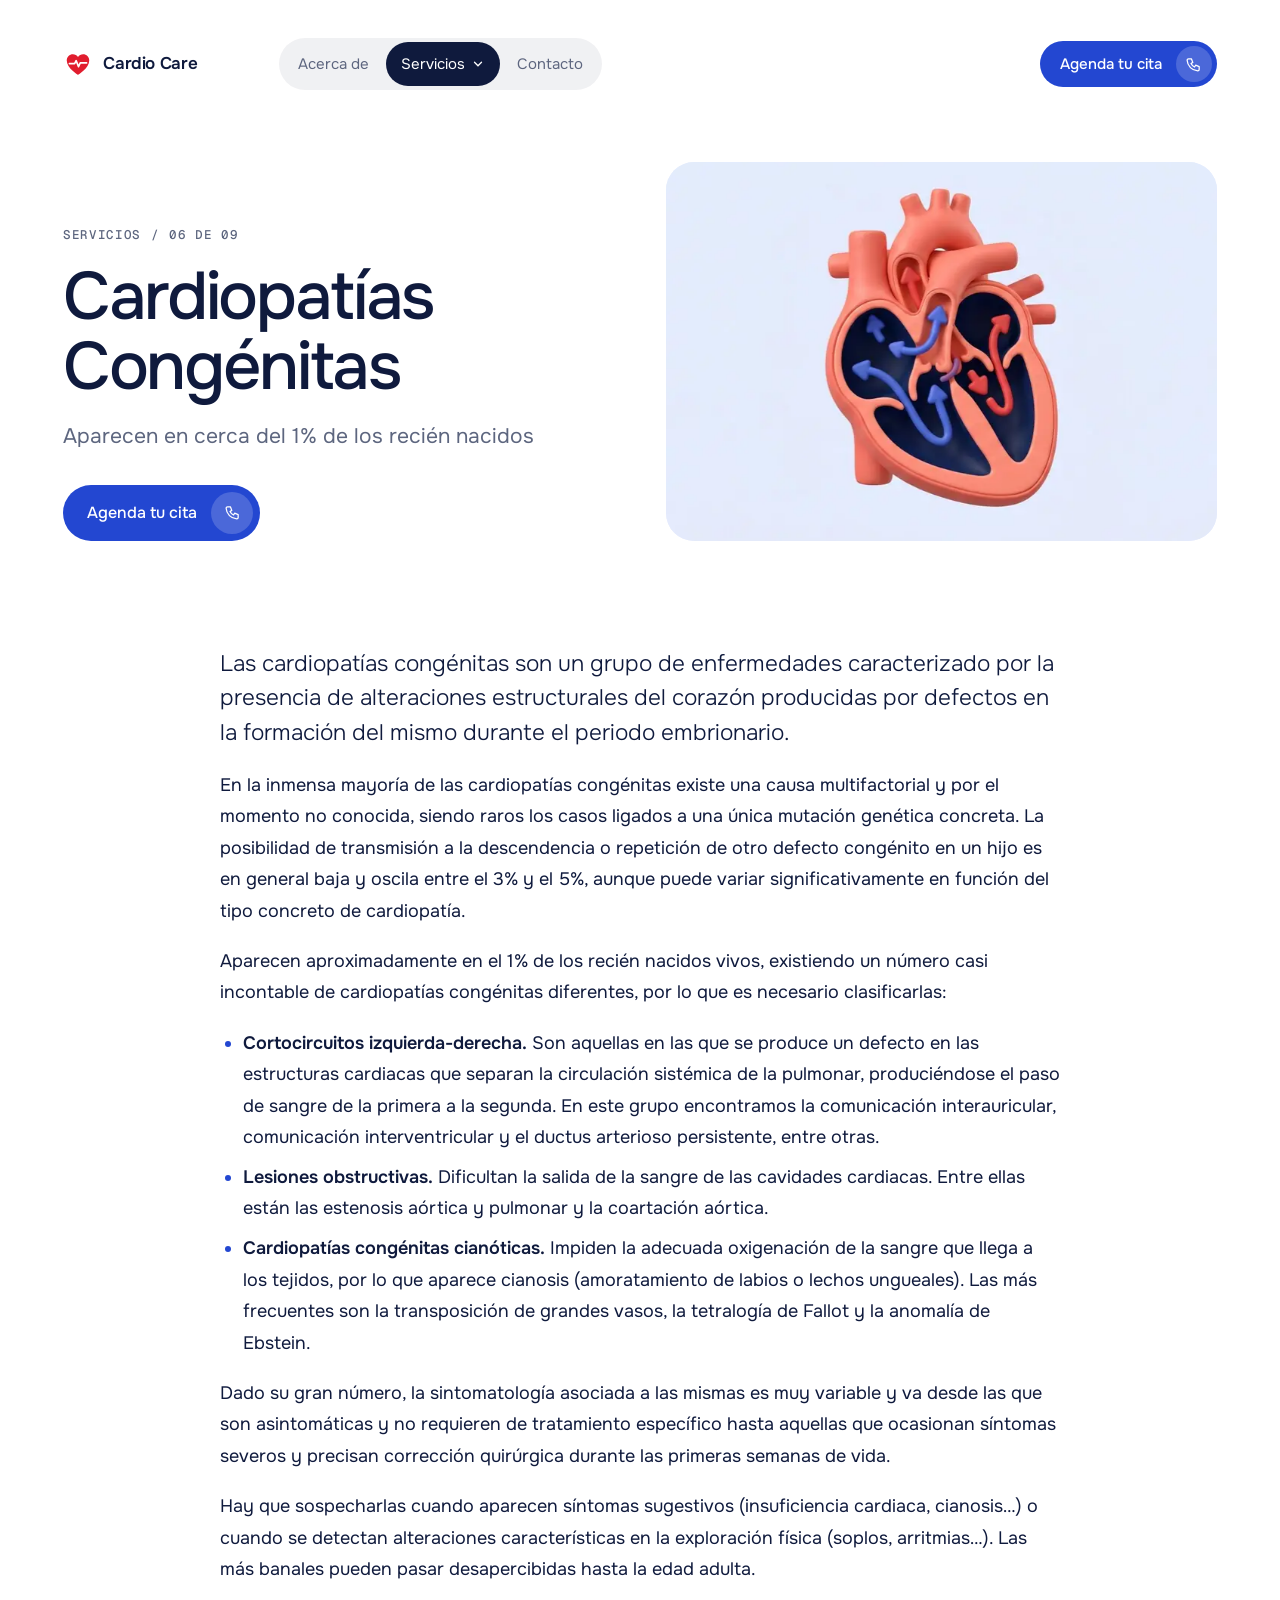
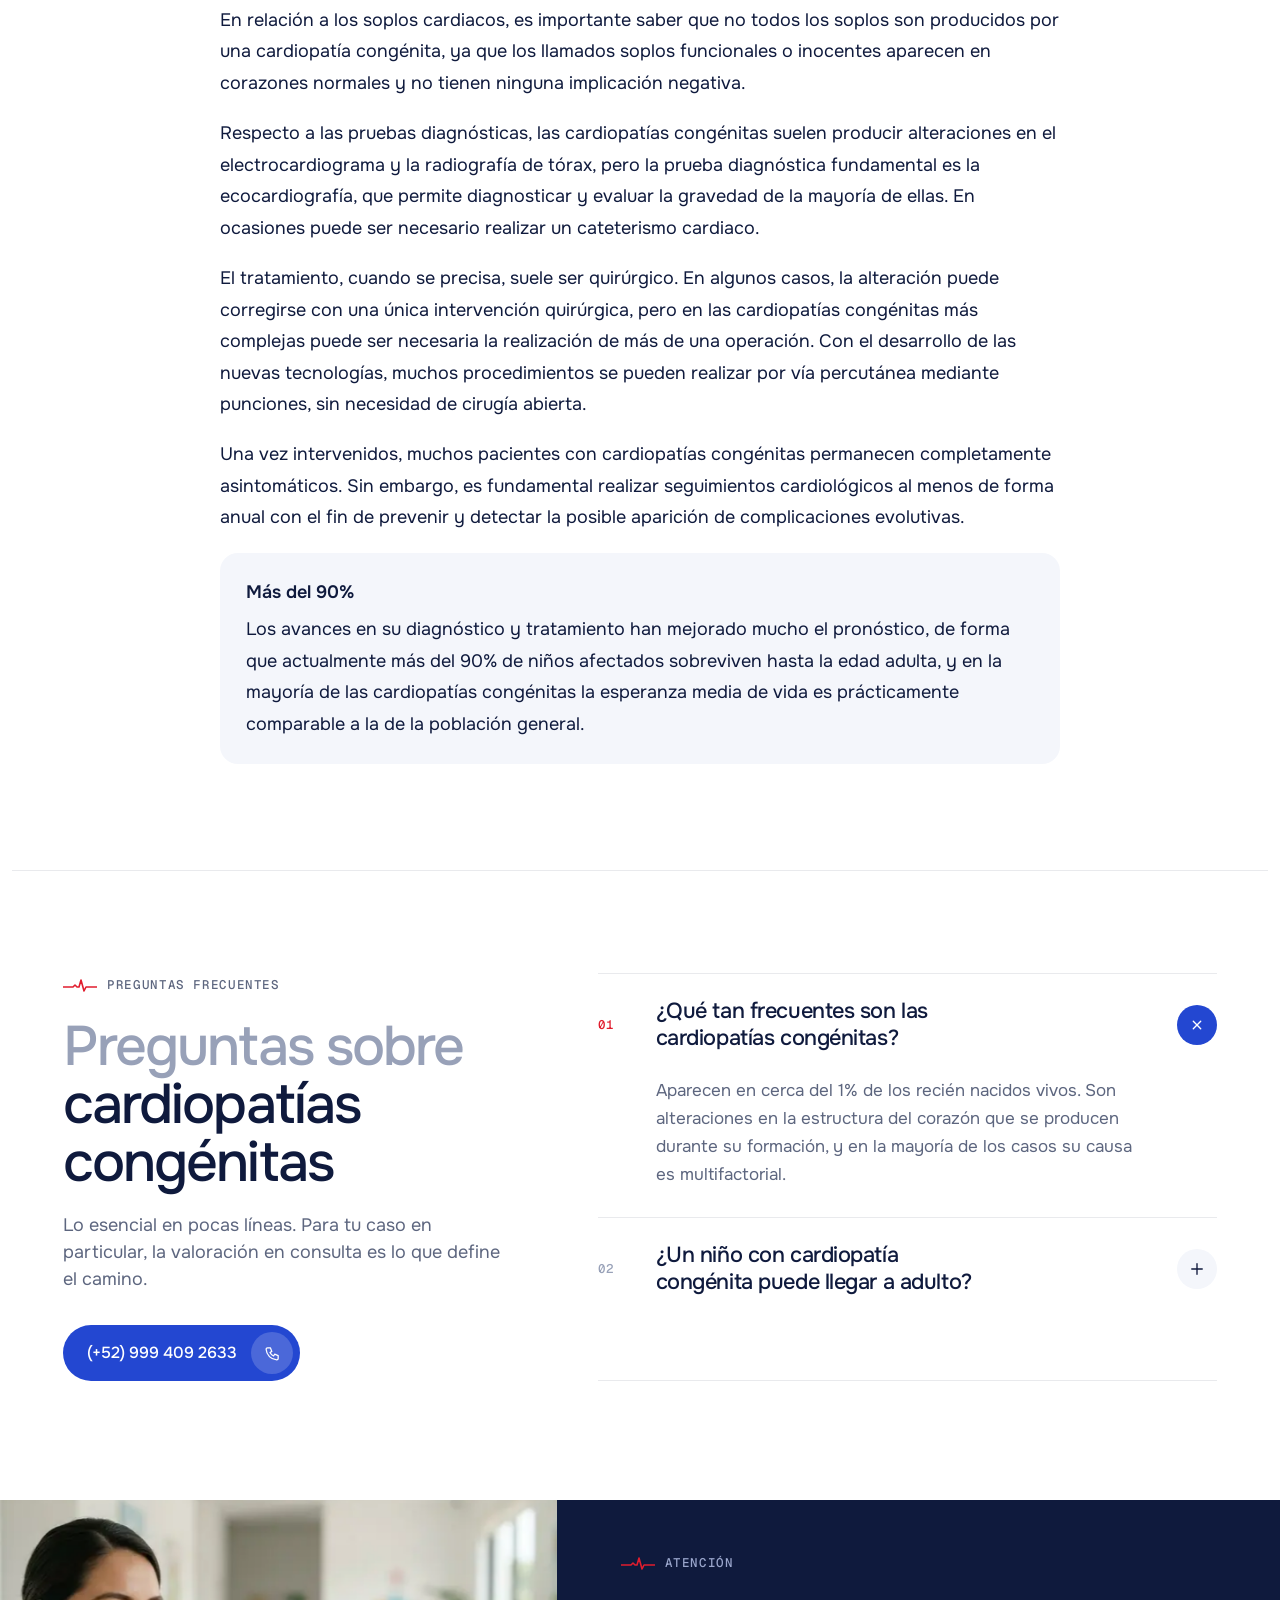
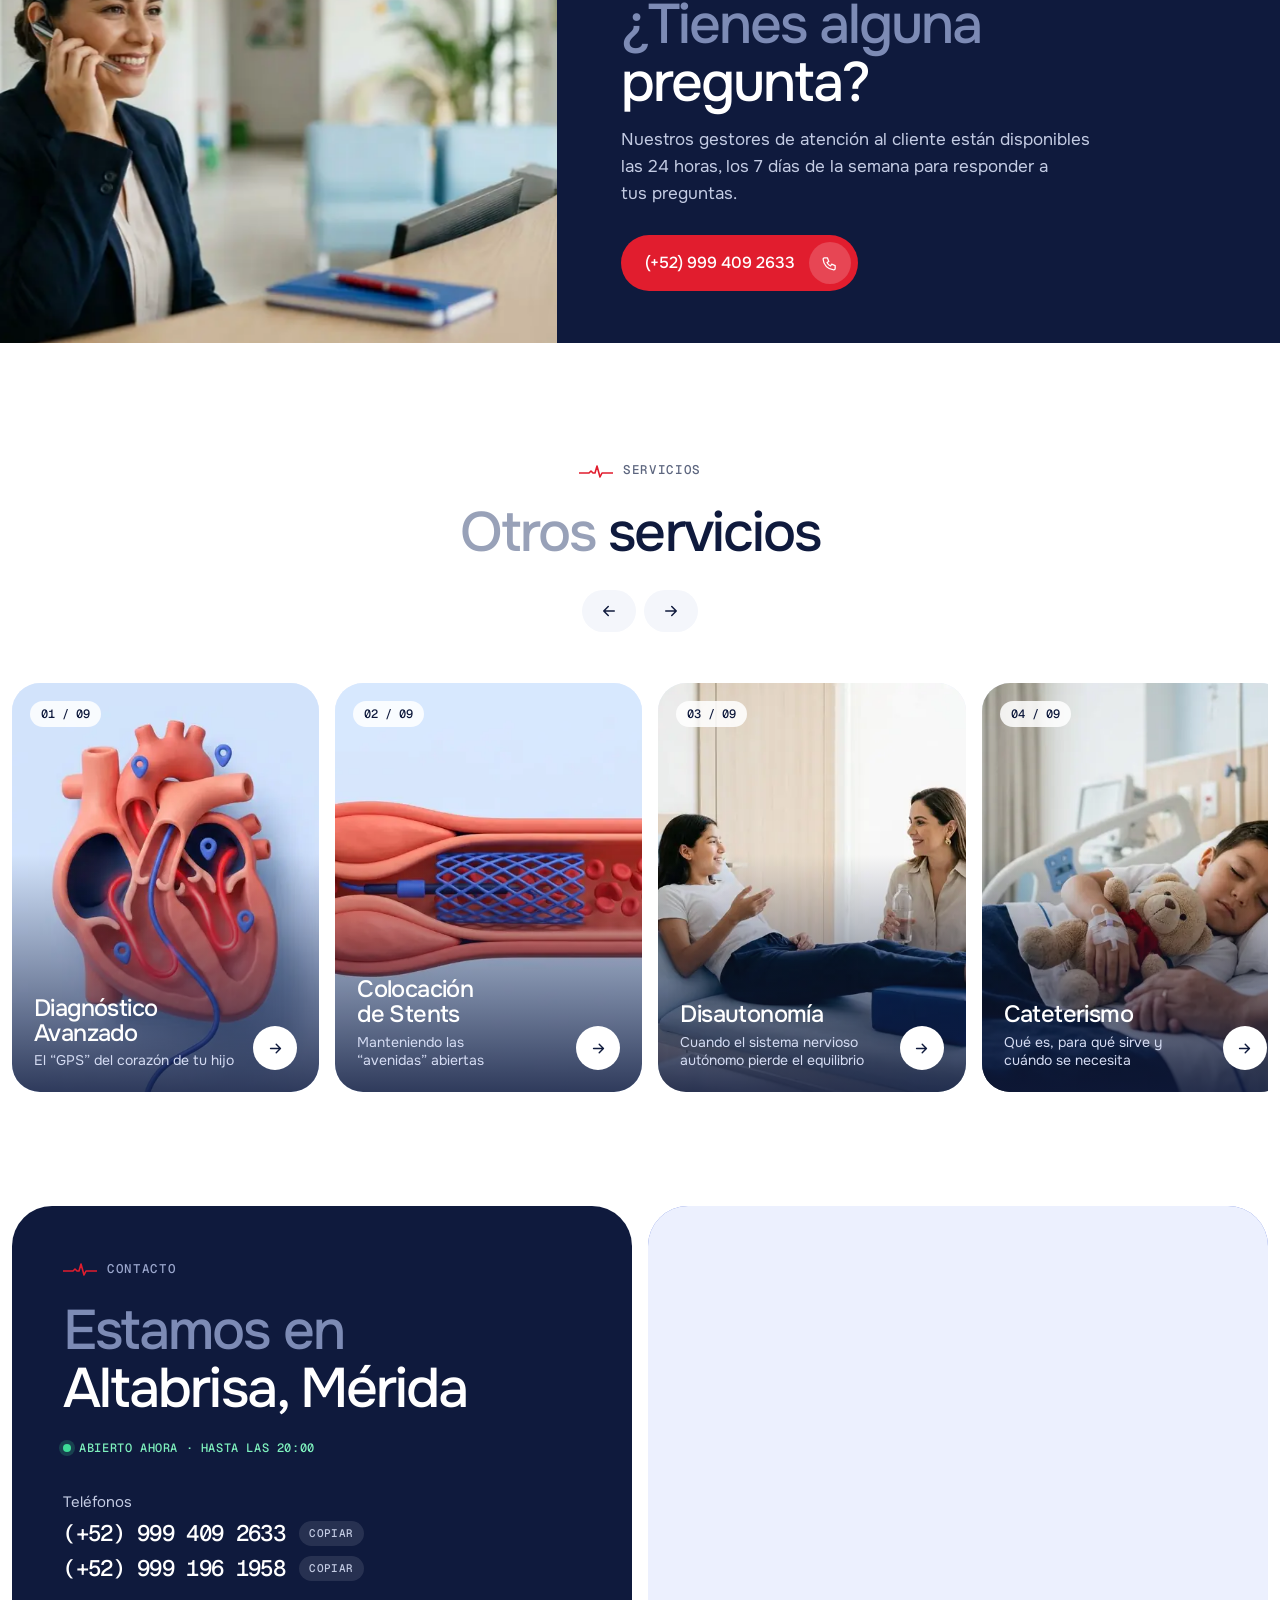
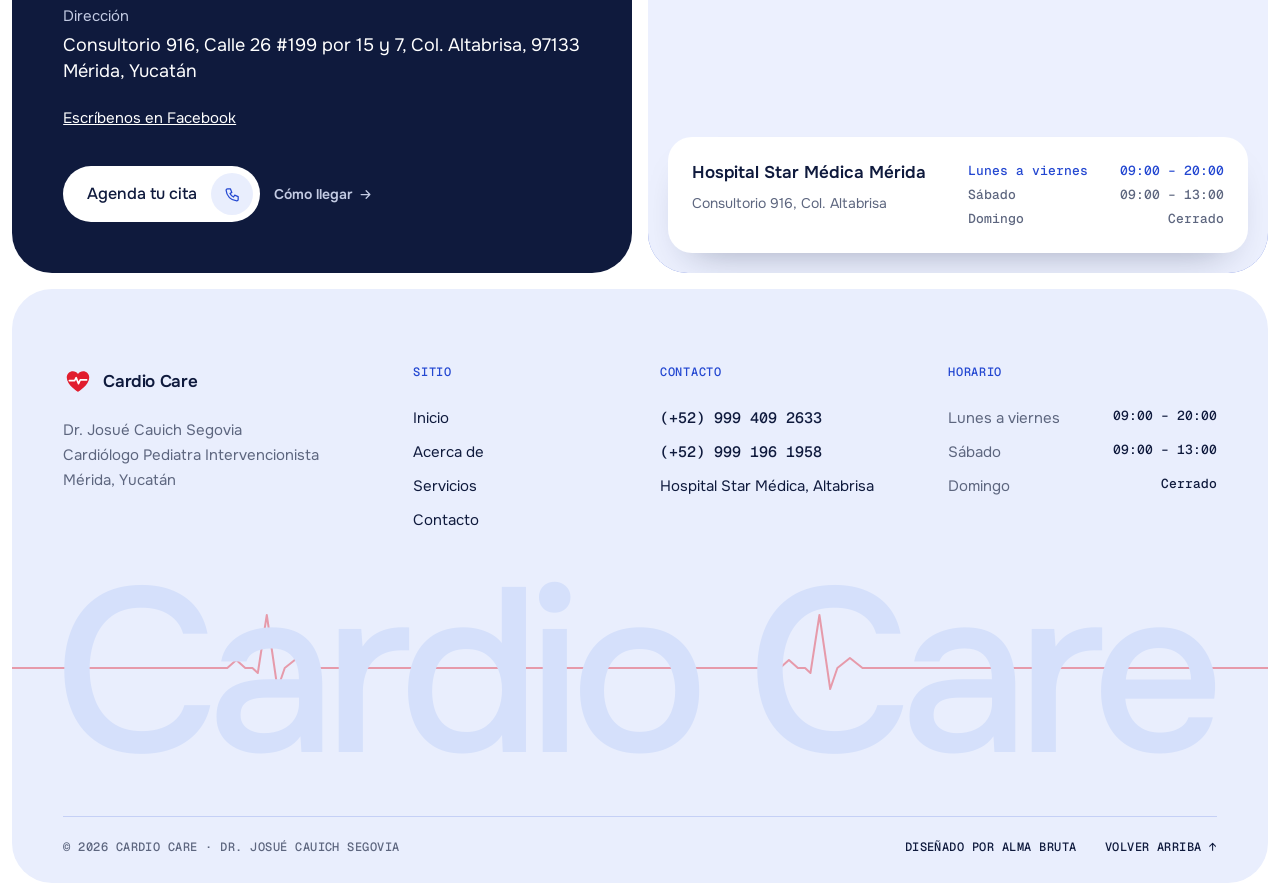
<file: servicios/cardiopatias-congenitas/index.html>
<!doctype html>
<html lang="es-MX">
<head>
<meta charset="utf-8">
<meta name="viewport" content="width=device-width, initial-scale=1, viewport-fit=cover">
<title>Cardiopatías Congénitas · Cardiólogo Pediatra en Mérida | Cardio Care</title>
<meta name="description" content="Cardiopatías Congénitas: Aparecen en cerca del 1% de los recién nacidos. Atención con el Dr. Josué Cauich Segovia, cardiólogo pediatra intervencionista en…">
<meta name="robots" content="index, follow, max-image-preview:large, max-snippet:-1">
<link rel="canonical" href="https://cardiocare-sigma.vercel.app/servicios/cardiopatias-congenitas/">
<link rel="alternate" hreflang="es-MX" href="https://cardiocare-sigma.vercel.app/servicios/cardiopatias-congenitas/">
<meta name="author" content="Dr. Josué Cauich Segovia">
<meta name="geo.region" content="MX-YUC"><meta name="geo.placename" content="Mérida"><meta name="geo.position" content="21.0160689;-89.5849652"><meta name="ICBM" content="21.0160689, -89.5849652">
<meta name="theme-color" content="#2347D1">
<link rel="icon" href="/favicon.svg" type="image/svg+xml">
<link rel="apple-touch-icon" href="/apple-touch-icon.png">
<meta property="og:type" content="website">
<meta property="og:locale" content="es_MX">
<meta property="og:site_name" content="Cardio Care">
<meta property="og:title" content="Cardiopatías Congénitas · Cardiólogo Pediatra en Mérida | Cardio Care">
<meta property="og:description" content="Cardiopatías Congénitas: Aparecen en cerca del 1% de los recién nacidos. Atención con el Dr. Josué Cauich Segovia, cardiólogo pediatra intervencionista en…">
<meta property="og:url" content="https://cardiocare-sigma.vercel.app/servicios/cardiopatias-congenitas/">
<meta property="og:image" content="https://cardiocare-sigma.vercel.app/img/il-congenitas.webp">
<meta property="og:image:alt" content="Cardiopatías Congénitas · Cardiólogo Pediatra en Mérida | Cardio Care">
<meta name="twitter:card" content="summary_large_image">
<meta name="twitter:title" content="Cardiopatías Congénitas · Cardiólogo Pediatra en Mérida | Cardio Care">
<meta name="twitter:description" content="Cardiopatías Congénitas: Aparecen en cerca del 1% de los recién nacidos. Atención con el Dr. Josué Cauich Segovia, cardiólogo pediatra intervencionista en…">
<meta name="twitter:image" content="https://cardiocare-sigma.vercel.app/img/il-congenitas.webp">
<link rel="preload" as="font" type="font/woff2" href="/fonts/onest-latin.woff2" crossorigin>
<link rel="preload" as="font" type="font/woff2" href="/fonts/geist-mono-500-latin.woff2" crossorigin>
<script type="application/ld+json">{"@context": "https://schema.org", "@graph": [{"@type": "Physician", "@id": "https://cardiocare-sigma.vercel.app/#medico", "name": "Dr. Josué Cauich Segovia", "alternateName": "Cardio Care", "description": "Cardiólogo pediatra intervencionista en Mérida, Yucatán. Atiende a bebés, niños y adolescentes: soplos, arritmias, dolor de pecho, disautonomía, cardiopatías congénitas y cateterismo.", "url": "https://cardiocare-sigma.vercel.app/", "image": "https://cardiocare-sigma.vercel.app/img/dr2.webp", "logo": "https://cardiocare-sigma.vercel.app/favicon.svg", "medicalSpecialty": ["Pediatric", "Cardiovascular"], "telephone": "+529994092633", "priceRange": "$$", "isAcceptingNewPatients": true, "knowsLanguage": "es", "worksFor": {"@id": "https://cardiocare-sigma.vercel.app/#consultorio"}, "hospitalAffiliation": {"@type": "Hospital", "name": "Hospital Star Médica Mérida"}, "alumniOf": [{"@type": "CollegeOrUniversity", "name": "Instituto Nacional de Pediatría (UNAM)"}, {"@type": "CollegeOrUniversity", "name": "Instituto Nacional de Cardiología Ignacio Chávez"}], "memberOf": {"@type": "MedicalOrganization", "name": "Asociación Mexicana de Especialistas en Cardiopatías Congénitas (AMECC)"}, "hasCredential": [{"@type": "EducationalOccupationalCredential", "credentialCategory": "Certificación", "name": "Cardiología Pediátrica", "recognizedBy": {"@type": "Organization", "name": "Consejo Mexicano de Cardiología"}}, {"@type": "EducationalOccupationalCredential", "credentialCategory": "Certificación", "name": "Cardiología Intervencionista", "recognizedBy": {"@type": "Organization", "name": "Consejo Mexicano de Cardiología"}}, {"@type": "EducationalOccupationalCredential", "credentialCategory": "Certificación", "name": "Pediatría", "recognizedBy": {"@type": "Organization", "name": "Consejo Mexicano de Pediatría"}}], "knowsAbout": ["Cardiología pediátrica", "Cardiología intervencionista", "Cardiopatías congénitas", "Soplos cardiacos", "Arritmias", "Disautonomía", "Cateterismo cardiaco", "Valvuloplastia", "Stents"], "address": {"@type": "PostalAddress", "streetAddress": "Calle 26 #199 por 15 y 7, Consultorio 916, Hospital Star Médica", "addressLocality": "Mérida", "addressRegion": "Yucatán", "postalCode": "97133", "addressCountry": "MX"}, "geo": {"@type": "GeoCoordinates", "latitude": 21.0160689, "longitude": -89.5849652}, "hasMap": "https://www.google.com/maps/place/Hospital+Star+M%C3%A9dica+M%C3%A9rida/data=!4m2!3m1!1s0x0:0xc198ba75b83b93b2", "sameAs": ["https://www.google.com/maps/place/Dr+Josu%C3%A9+Cauich+Segovia+Cardi%C3%B3logo+Pediatra/@21.0160689,-89.5849652,17z/data=!4m8!3m7!1s0x8f5677212c8c126d:0xbca4947630c16ba3!8m2!3d21.0160689!4d-89.5849652!9m1!1b1!16s%2Fg%2F1pty506rj"], "openingHoursSpecification": [{"@type": "OpeningHoursSpecification", "dayOfWeek": ["Monday", "Tuesday", "Wednesday", "Thursday", "Friday"], "opens": "09:00", "closes": "20:00"}, {"@type": "OpeningHoursSpecification", "dayOfWeek": "Saturday", "opens": "09:00", "closes": "13:00"}], "areaServed": [{"@type": "City", "name": "Mérida"}, {"@type": "State", "name": "Yucatán"}], "availableService": [{"@type": "MedicalProcedure", "name": "Diagnóstico Avanzado", "url": "https://cardiocare-sigma.vercel.app/servicios/diagnostico-avanzado/"}, {"@type": "MedicalProcedure", "name": "Colocación de Stents", "url": "https://cardiocare-sigma.vercel.app/servicios/colocacion-de-stents/"}, {"@type": "MedicalTherapy", "name": "Disautonomía", "url": "https://cardiocare-sigma.vercel.app/servicios/disautonomia/"}, {"@type": "MedicalProcedure", "name": "Cateterismo", "url": "https://cardiocare-sigma.vercel.app/servicios/cateterismo/"}, {"@type": "MedicalTherapy", "name": "Dolor torácico", "url": "https://cardiocare-sigma.vercel.app/servicios/dolor-toracico/"}, {"@type": "MedicalTherapy", "name": "Cardiopatías Congénitas", "url": "https://cardiocare-sigma.vercel.app/servicios/cardiopatias-congenitas/"}, {"@type": "MedicalTherapy", "name": "Diagnóstico de Arritmias", "url": "https://cardiocare-sigma.vercel.app/servicios/diagnostico-de-arritmias/"}, {"@type": "MedicalTherapy", "name": "Soplos", "url": "https://cardiocare-sigma.vercel.app/servicios/soplos/"}, {"@type": "MedicalProcedure", "name": "Cierre de defectos", "url": "https://cardiocare-sigma.vercel.app/servicios/cierre-de-defectos/"}]}, {"@type": "MedicalClinic", "@id": "https://cardiocare-sigma.vercel.app/#consultorio", "name": "Cardio Care · Cardiología Pediátrica", "url": "https://cardiocare-sigma.vercel.app/", "image": "https://cardiocare-sigma.vercel.app/og.jpg", "telephone": "+529994092633", "medicalSpecialty": ["Pediatric", "Cardiovascular"], "address": {"@type": "PostalAddress", "streetAddress": "Calle 26 #199 por 15 y 7, Consultorio 916, Hospital Star Médica", "addressLocality": "Mérida", "addressRegion": "Yucatán", "postalCode": "97133", "addressCountry": "MX"}, "geo": {"@type": "GeoCoordinates", "latitude": 21.0160689, "longitude": -89.5849652}, "hasMap": "https://www.google.com/maps/place/Hospital+Star+M%C3%A9dica+M%C3%A9rida/data=!4m2!3m1!1s0x0:0xc198ba75b83b93b2", "openingHoursSpecification": [{"@type": "OpeningHoursSpecification", "dayOfWeek": ["Monday", "Tuesday", "Wednesday", "Thursday", "Friday"], "opens": "09:00", "closes": "20:00"}, {"@type": "OpeningHoursSpecification", "dayOfWeek": "Saturday", "opens": "09:00", "closes": "13:00"}], "containedInPlace": {"@type": "Hospital", "name": "Hospital Star Médica Mérida"}, "employee": {"@id": "https://cardiocare-sigma.vercel.app/#medico"}, "contactPoint": [{"@type": "ContactPoint", "telephone": "+529994092633", "contactType": "reservations", "areaServed": "MX", "availableLanguage": "es"}, {"@type": "ContactPoint", "telephone": "+529991961958", "contactType": "reservations", "areaServed": "MX", "availableLanguage": "es"}]}, {"@type": "WebSite", "@id": "https://cardiocare-sigma.vercel.app/#web", "url": "https://cardiocare-sigma.vercel.app/", "name": "Cardio Care", "inLanguage": "es-MX", "publisher": {"@id": "https://cardiocare-sigma.vercel.app/#consultorio"}}, {"@type": "FAQPage", "@id": "https://cardiocare-sigma.vercel.app/servicios/cardiopatias-congenitas/#preguntas", "url": "https://cardiocare-sigma.vercel.app/servicios/cardiopatias-congenitas/", "inLanguage": "es-MX", "mainEntity": [{"@type": "Question", "name": "¿Qué tan frecuentes son las cardiopatías congénitas?", "acceptedAnswer": {"@type": "Answer", "text": "Aparecen en cerca del 1% de los recién nacidos vivos. Son alteraciones en la estructura del corazón que se producen durante su formación, y en la mayoría de los casos su causa es multifactorial."}}, {"@type": "Question", "name": "¿Un niño con cardiopatía congénita puede llegar a adulto?", "acceptedAnswer": {"@type": "Answer", "text": "Sí. Gracias a los avances en el diagnóstico y el tratamiento, hoy más del 90% de los niños con una cardiopatía congénita llega a la edad adulta. Se recomiendan revisiones al menos una vez al año para prevenir y detectar complicaciones."}}]}, {"@type": "BreadcrumbList", "itemListElement": [{"@type": "ListItem", "position": 1, "name": "Inicio", "item": "https://cardiocare-sigma.vercel.app/"}, {"@type": "ListItem", "position": 2, "name": "Servicios", "item": "https://cardiocare-sigma.vercel.app/#servicios"}, {"@type": "ListItem", "position": 3, "name": "Cardiopatías Congénitas", "item": "https://cardiocare-sigma.vercel.app/servicios/cardiopatias-congenitas/"}]}, {"@type": "MedicalWebPage", "url": "https://cardiocare-sigma.vercel.app/servicios/cardiopatias-congenitas/", "name": "Cardiopatías Congénitas · Cardiólogo Pediatra en Mérida | Cardio Care", "description": "Cardiopatías Congénitas: Aparecen en cerca del 1% de los recién nacidos. Atención con el Dr. Josué Cauich Segovia, cardiólogo pediatra intervencionista en…", "about": {"@id": "https://cardiocare-sigma.vercel.app/#medico"}, "inLanguage": "es-MX", "isPartOf": {"@id": "https://cardiocare-sigma.vercel.app/#web"}, "reviewedBy": {"@id": "https://cardiocare-sigma.vercel.app/#medico"}, "lastReviewed": "2026-11-27", "audience": {"@type": "PeopleAudience", "audienceType": "Padres y madres de pacientes pediátricos"}, "specialty": "Pediatric"}]}</script>
<style>
/* Respaldo con las medidas de Onest: mientras carga la fuente, el texto ocupa lo mismo y nada salta. */
@font-face{font-family:"Onest";font-style:normal;font-weight:300 600;font-display:swap;src:url(/fonts/onest-latin.woff2) format("woff2")}
@font-face{font-family:"Geist Mono";font-style:normal;font-weight:500;font-display:swap;src:url(/fonts/geist-mono-500-latin.woff2) format("woff2")}
@font-face{font-family:"Onest fb";src:local("Arial"),local("ArialMT"),local("Liberation Sans"),local("Helvetica");size-adjust:104.5%;ascent-override:93.9%;descent-override:30%;line-gap-override:0%}
/* Dirección E: paneles redondeados sobre gris hielo, doctor recortado, títulos en dos tonos,
   lecturas tipo monitor en mono y un trazo de ECG como hilo conductor. Serio, cálido y propio de cardiología. */
:root{
  --c:#2347D1; --c-d:#8AA4FF; --n:#0F1A3D; --r:#E11D2E; --r-d:#FF5C67; --ice:#E9EEFD; --heart-bg:#DEEAFD;
  --bg:#FFFFFF; --panel:#FFFFFF; --soft:#F4F6FB; --ink:#0F1A3D; --gray:#98A1B8; --mut:#5D667F; --line:rgba(15,26,61,.09);
  --primary:var(--c); --on-primary:#fff;
  --f:"Onest","Onest fb","Segoe UI",system-ui,sans-serif; --m:"Geist Mono",ui-monospace,monospace;
  --glow:#D9E2FB; --hero-a:#F7F8FB; --hero-b:#E8ECF5;
  --rad:40px; --rad-m:28px; --rad-s:18px; --gap:16px;
  --ease:cubic-bezier(.22,1,.36,1);
  --wrap:1408px;
  color-scheme:light;
}
@media (prefers-color-scheme: dark){ :root:not([data-theme="light"]){
  --bg:#0A0D18; --panel:#121729; --soft:#171D33; --ink:#EEF1FA; --gray:#6F7894; --mut:#A3AAC2; --line:rgba(255,255,255,.08);
  --ice:#1A2342; --heart-bg:#1A2342; --primary:var(--c-d); --on-primary:#0A1030; color-scheme:dark; --glow:rgba(35,71,209,.28); --hero-a:#121729; --hero-b:#0A0D18; } }
:root[data-theme="dark"]{
  --bg:#0A0D18; --panel:#121729; --soft:#171D33; --ink:#EEF1FA; --gray:#6F7894; --mut:#A3AAC2; --line:rgba(255,255,255,.08);
  --ice:#1A2342; --heart-bg:#1A2342; --primary:var(--c-d); --on-primary:#0A1030; color-scheme:dark; --glow:rgba(35,71,209,.28); --hero-a:#121729; --hero-b:#0A0D18; }

*{box-sizing:border-box}
html{scroll-behavior:smooth;scroll-padding-top:100px}
body{margin:0;background:var(--bg);color:var(--ink);font-family:var(--f);font-size:17px;line-height:1.6;-webkit-font-smoothing:antialiased}
h1,h2,h3,h4{font-weight:500;letter-spacing:-.035em;line-height:1.04;margin:0;text-wrap:balance}
p{margin:0;text-wrap:pretty}
a{color:inherit}
img{display:block;max-width:100%}
[hidden]{display:none!important}
:focus-visible{outline:3px solid var(--primary);outline-offset:3px;border-radius:8px}
.gr{color:var(--gray)}
.mono{font-family:var(--m)}
.sr{position:absolute;width:1px;height:1px;overflow:hidden;clip:rect(0 0 0 0);white-space:nowrap}
.skip{position:absolute;left:16px;top:-60px;background:var(--primary);color:#fff;padding:10px 14px;border-radius:12px;z-index:90;text-decoration:none}
.skip:focus{top:12px}
.shell{max-width:var(--wrap);margin-inline:auto;padding:12px max(12px,env(safe-area-inset-right)) 12px max(12px,env(safe-area-inset-left))}
.panel{background:var(--panel);border-radius:var(--rad);position:relative;overflow:hidden}
#main > * + *{margin-top:var(--gap)}
.in{padding-inline:clamp(22px,4vw,56px)}

/* etiqueta con latido */
.lbl{display:inline-flex;align-items:center;gap:10px;font:500 12.5px/1 var(--m);letter-spacing:.05em;text-transform:uppercase;color:var(--mut)}
.lbl::before{content:"";width:34px;height:14px;flex-shrink:0;background:url("data:image/svg+xml,%3Csvg xmlns='http://www.w3.org/2000/svg' viewBox='0 0 34 14'%3E%3Cpath d='M0 9h10l2-2 2 2h2l2-7 3 11 2-4h11' fill='none' stroke='%23E11D2E' stroke-width='1.6' stroke-linejoin='round'/%3E%3C/svg%3E") no-repeat}
.h2{font-size:clamp(34px,2.2rem + 1.6vw,58px);margin-top:18px}

/* botones */
.btn{display:inline-flex;align-items:center;gap:14px;background:var(--c);color:#fff;border-radius:999px;padding:7px 7px 7px 24px;font:500 16px/1 var(--f);text-decoration:none;border:0;cursor:pointer;white-space:nowrap;transition:transform .4s var(--ease),background-color .3s}
.btn .bi{width:42px;height:42px;border-radius:50%;background:rgba(255,255,255,.18);display:grid;place-items:center;transition:transform .5s var(--ease)}
.btn .bi svg{width:17px;height:17px}
.btn:hover .bi{transform:rotate(90deg)}
.btn:active{transform:scale(.98)}
.btn.w{background:#fff;color:var(--n)} .btn.w .bi{background:var(--ice);color:var(--c)}
.btn.red{background:var(--r)}
.link{font-weight:600;font-size:14px;text-decoration:none;display:inline-flex;gap:6px;align-items:center}
.link:hover{color:var(--primary)}

/* ---------- nav ---------- */
.top{position:sticky;top:0;z-index:50;pointer-events:none;height:0}
.nav{pointer-events:auto;position:absolute;left:0;right:0;top:12px;display:flex;align-items:center;gap:18px;padding:14px clamp(22px,4vw,56px);border-radius:999px;transition:background-color .4s,box-shadow .4s,top .4s var(--ease)}
.top.scrolled .nav{background:color-mix(in oklab,var(--panel) 82%,transparent);backdrop-filter:blur(16px) saturate(1.4);-webkit-backdrop-filter:blur(16px) saturate(1.4);box-shadow:0 0 0 1px var(--line),0 18px 40px -26px rgba(15,26,61,.4);top:12px;margin-inline:0}
.logo{display:flex;align-items:center;gap:10px;font-weight:600;font-size:17px;letter-spacing:-.02em;text-decoration:none;flex-shrink:0}
.logo svg{width:30px;height:30px}
.menu{display:flex;gap:2px;list-style:none;padding:4px;margin:0 0 0 clamp(20px,5vw,80px);font-size:15px;background:color-mix(in oklab,var(--ink) 6%,transparent);border-radius:999px}
.menu a,.menu button{display:inline-flex;align-items:center;gap:6px;padding:10px 15px;border-radius:999px;text-decoration:none;color:var(--mut);background:none;border:0;font:inherit;cursor:pointer;transition:background-color .3s,color .3s}
.menu a:hover,.menu button:hover{color:var(--ink)}
.menu [aria-current="page"],.menu [aria-current="page"]:hover{background:var(--ink);color:var(--panel)}
.nav .r{margin-left:auto;display:flex;gap:10px;align-items:center}
.nav .tel{font:500 14px/1 var(--m);color:var(--mut);text-decoration:none;margin-right:6px}
.pillw{background:var(--panel);color:var(--ink);padding:13px 18px;border-radius:999px;font-weight:500;font-size:15px;text-decoration:none;box-shadow:0 1px 2px rgba(15,26,61,.08)}
.circ{width:46px;height:46px;border-radius:50%;background:var(--c);color:#fff;display:grid;place-items:center;flex-shrink:0;border:0;cursor:pointer}
.circ svg{width:18px;height:18px}
.burger{display:none}
.chev{width:14px;height:14px;transition:rotate .3s var(--ease)}
.has-mega{position:relative}
.mega{position:absolute;top:calc(100% + 14px);left:50%;translate:-50% 0;width:min(820px,92vw);background:var(--panel);border-radius:var(--rad-m);box-shadow:0 0 0 1px var(--line),0 40px 80px -40px rgba(15,26,61,.5);padding:10px;display:grid;grid-template-columns:repeat(3,1fr);gap:4px;opacity:0;visibility:hidden;transform:translateY(-6px);transition:opacity .25s,transform .4s var(--ease),visibility .25s}
.has-mega.open .mega{opacity:1;visibility:visible;transform:none}
.has-mega.open .chev{rotate:180deg}
.mega a{display:grid;grid-template-columns:64px 1fr;gap:12px;align-items:center;padding:8px;border-radius:16px;text-decoration:none;font-size:14px;font-weight:500;line-height:1.25;color:var(--ink)}
.mega a small{display:block;color:var(--mut);font-weight:400;font-size:12px;margin-top:3px}
.mega a img{width:64px;height:48px;border-radius:10px;object-fit:cover;background:var(--ice)}
.mega a:hover{background:var(--soft)}
.drawer{position:fixed;inset:0;z-index:80;background:var(--panel);padding:20px 20px calc(env(safe-area-inset-bottom) + 24px);overflow:auto;display:flex;flex-direction:column;gap:4px}
.drawer .row{display:flex;justify-content:space-between;align-items:center;margin-bottom:16px}
.drawer > a.big,.drawer > span.big{font-size:32px;font-weight:500;letter-spacing:-.03em;text-decoration:none;padding:6px 0}
.drawer .svc{display:grid;grid-template-columns:1fr 1fr;gap:2px 14px;padding:4px 0 14px}
.drawer .svc a{color:var(--mut);text-decoration:none;padding:7px 0;font-size:15px}
.drawer .btn{margin-top:auto;align-self:flex-start}

/* ---------- hero ---------- */
.hero{min-height:min(880px,100svh);background:radial-gradient(60% 70% at 72% 62%,color-mix(in oklab,var(--c) 14%,transparent) 0%,transparent 70%),linear-gradient(180deg,color-mix(in oklab,var(--panel) 70%,var(--bg)),var(--bg));display:grid;grid-template-columns:minmax(0,1.05fr) minmax(0,.95fr);align-items:stretch}
.hero{background:radial-gradient(60% 70% at 72% 62%,var(--glow) 0%,transparent 70%),linear-gradient(180deg,var(--hero-a),var(--hero-b))}
.stars svg{width:16px;height:16px;display:inline-block;vertical-align:-2px}
.phead .media.tall{aspect-ratio:4/5;max-height:640px;justify-self:end;width:min(100%,520px)}
.phead .media.tall img{object-position:50% 20%}
.prose p.callout{font-weight:400}
.tech .stage .co .link{color:var(--ink)}
.hero .t{padding:150px clamp(22px,4vw,56px) 52px;display:flex;flex-direction:column;position:relative;z-index:3}
.hero h1{font-size:clamp(42px,2rem + 3.4vw,78px);margin-top:22px;max-width:12.5ch}
.hero .lead{font-size:clamp(17px,1rem + .3vw,19px);line-height:1.55;color:var(--mut);margin-top:24px;max-width:440px}
.hero .ct{margin-top:34px;display:flex;gap:16px;align-items:center;flex-wrap:wrap}
.hero .ct .alt{font-size:15px;color:var(--mut)}
.hero .ct .alt a{font-family:var(--m);color:var(--ink);text-decoration:none}
.nums{display:flex;gap:clamp(28px,4vw,56px);margin-top:auto;padding-top:56px;flex-wrap:wrap}
.nums b{font:500 clamp(38px,1.6rem + 1.6vw,52px)/1 var(--m);letter-spacing:-.05em;display:block}
.nums b sup{font-size:.4em;color:var(--r);vertical-align:top;margin-left:2px}
.nums span{font:500 12px/1.3 var(--m);letter-spacing:.04em;text-transform:uppercase;color:var(--mut);display:block;margin-top:9px}
.hero .v{position:relative;min-height:520px}
.hero .doc{position:absolute;bottom:0;left:50%;translate:-52% 0;height:min(94%,800px);width:auto;max-width:none;z-index:2}
.rings{position:absolute;left:50%;top:60%;width:1000px;height:1000px;translate:-50% -50%;border-radius:50%;border:1px solid color-mix(in oklab,var(--c) 12%,transparent);z-index:0}
.rings::before,.rings::after{content:"";position:absolute;inset:140px;border-radius:50%;border:1px solid color-mix(in oklab,var(--c) 12%,transparent)}
.rings::after{inset:280px}
.hero .ecg{position:absolute;left:0;right:0;bottom:170px;height:110px;width:100%;z-index:1;pointer-events:none}
.ecg path{fill:none;stroke:var(--r);stroke-opacity:.75;stroke-width:2;stroke-linejoin:round;stroke-dasharray:3200;stroke-dashoffset:0}
@media (prefers-reduced-motion:no-preference){.ecg.draw path{animation:trace 3s var(--ease) both .4s}}
@keyframes trace{from{stroke-dashoffset:3200}}
.float{position:absolute;z-index:4;display:flex;align-items:center;gap:12px;background:color-mix(in oklab,var(--panel) 74%,transparent);backdrop-filter:blur(14px);-webkit-backdrop-filter:blur(14px);border:1px solid color-mix(in oklab,var(--panel) 90%,transparent);padding:10px 18px 10px 10px;border-radius:999px;font-size:14px;line-height:1.3;box-shadow:0 20px 40px -24px rgba(15,26,61,.35);white-space:nowrap}
.float .ic{width:40px;height:40px;border-radius:50%;display:grid;place-items:center;background:var(--ice);color:var(--c);flex-shrink:0}
.float .ic svg{width:18px;height:18px}
.float b{font-weight:600;display:block}
.f1{right:3%;top:41%}.f2{left:-4%;top:56%}.f3{right:2%;top:72%}
@media (prefers-reduced-motion:no-preference){.float{animation:bob 7s ease-in-out infinite}.f2{animation-delay:-2s}.f3{animation-delay:-4s}}
@keyframes bob{50%{transform:translateY(-6px)}}

/* banda */
.band{background:var(--c);color:#fff;border-radius:var(--rad);padding:clamp(26px,3vw,40px) clamp(22px,4vw,56px);display:flex;align-items:center;gap:clamp(20px,3vw,40px);overflow:hidden}
.band small{font:500 12px/1.3 var(--m);text-transform:uppercase;letter-spacing:.06em;color:#C9D4FF;flex-shrink:0}
.band ul{list-style:none;margin:0;padding:0;display:flex;align-items:center;gap:20px;flex-wrap:wrap;font-size:clamp(20px,1rem + 1vw,28px);font-weight:300;letter-spacing:-.03em}
.band li{display:flex;align-items:center;gap:20px}
.band li + li::before{content:"";width:40px;height:16px;background:url("data:image/svg+xml,%3Csvg xmlns='http://www.w3.org/2000/svg' viewBox='0 0 40 16'%3E%3Cpath d='M0 10h12l2-2 2 2h2l3-8 3 13 2-5h14' fill='none' stroke='%23fff' stroke-opacity='.7' stroke-width='1.6' stroke-linejoin='round'/%3E%3C/svg%3E") no-repeat}

/* ---------- carrusel servicios ---------- */
.svc{padding:clamp(64px,8vw,100px) 0 clamp(56px,7vw,90px)}
.center{text-align:center}
.arrows{display:flex;gap:8px;justify-content:center;margin-top:28px}
.arrows button{width:54px;height:42px;border-radius:999px;background:var(--soft);display:grid;place-items:center;border:0;color:var(--ink);cursor:pointer;transition:background-color .3s,color .3s}
.arrows button:hover{background:var(--c);color:#fff}
.arrows svg{width:18px;height:18px}
.arrows .prev svg{rotate:180deg}
.car{display:flex;gap:var(--gap);margin-top:clamp(32px,4vw,56px);overflow-x:auto;scroll-snap-type:x mandatory;padding:0 clamp(22px,4vw,56px) 8px;scroll-padding-inline:clamp(22px,4vw,56px);scrollbar-width:none}
.car::-webkit-scrollbar{display:none}
.sc{position:relative;flex-shrink:0;width:clamp(260px,24vw,330px);height:clamp(360px,32vw,440px);border-radius:var(--rad-m);overflow:hidden;background:var(--ice);scroll-snap-align:start;text-decoration:none;color:#fff;isolation:isolate}
.sc.big{width:clamp(300px,38vw,520px)}
.sc img{position:absolute;inset:0;width:100%;height:100%;object-fit:cover;z-index:-1;transition:transform .9s var(--ease)}
.sc:hover img{transform:scale(1.05)}
.sc::after{content:"";position:absolute;inset:0;z-index:-1;background:linear-gradient(180deg,rgba(15,26,61,0) 42%,rgba(15,26,61,.84))}
.sc .n{position:absolute;top:18px;left:18px;font:500 12px/1 var(--m);color:var(--n);background:rgba(255,255,255,.85);padding:7px 11px;border-radius:999px}
.sc .tx{position:absolute;left:22px;right:22px;bottom:22px;display:flex;justify-content:space-between;align-items:flex-end;gap:14px}
.sc h3{font-size:clamp(21px,1rem + .6vw,26px);letter-spacing:-.025em}
.sc p{font-size:14px;color:#D5DCF3;margin-top:6px;line-height:1.35}
.ar{width:44px;height:44px;border-radius:50%;background:#fff;color:var(--n);display:grid;place-items:center;flex-shrink:0;transition:rotate .5s var(--ease),background-color .3s}
.ar svg{width:17px;height:17px}
.sc:hover .ar{rotate:-45deg;background:var(--c);color:#fff}

/* ---------- corazón con anotaciones ---------- */
.tech{padding:clamp(64px,8vw,100px) clamp(22px,4vw,56px) clamp(64px,8vw,110px);background:var(--heart-bg)}
.tech .hd{display:flex;justify-content:space-between;align-items:flex-end;gap:24px 60px;flex-wrap:wrap}
.tech .sub{font-size:18px;color:var(--mut);max-width:440px;line-height:1.5}
.stage{position:relative;height:760px;margin-top:10px}
.stage .ring{position:absolute;left:50%;top:50%;border-radius:50%;border:1px solid color-mix(in oklab,var(--c) 16%,transparent);translate:-50% -50%}
.stage .ring.d{border-style:dashed}
.stage > img{position:absolute;left:50%;top:50%;width:min(860px,72%);translate:-50% -50%;-webkit-mask-image:radial-gradient(closest-side,#000 78%,transparent);mask-image:radial-gradient(closest-side,#000 78%,transparent)}
.co{position:absolute;width:270px;text-decoration:none}
.co .tg{font:500 11px/1 var(--m);letter-spacing:.05em;text-transform:uppercase;color:var(--c);padding-left:20px;display:block;margin-bottom:8px}
.co b{display:flex;align-items:center;gap:10px;font-weight:600;font-size:18px;letter-spacing:-.02em}
.co b::before{content:"";width:10px;height:10px;border-radius:50%;background:var(--panel);border:3px solid var(--ink);flex-shrink:0}
.co.red b::before{border-color:var(--r)}
.co p{font-size:14px;color:var(--mut);margin-top:8px;line-height:1.45;padding-left:20px}
.co .link{padding-left:20px;margin-top:10px}
.co:hover b{color:var(--c)}
.c1{left:3%;top:18%}.c2{right:3%;top:12%}.c3{left:8%;top:64%}.c4{right:1%;top:60%}

/* ---------- doctor ---------- */
.about{display:grid;grid-template-columns:minmax(0,1fr) minmax(300px,460px)}
.about .t{padding:clamp(56px,7vw,90px) clamp(22px,4vw,56px)}
.about blockquote{font-size:clamp(19px,1rem + .4vw,22px);line-height:1.5;margin:28px 0 0;max-width:620px;font-weight:300}
.about .who{margin-top:20px;font-size:15px;color:var(--mut)}
.about .who b{color:var(--ink);font-weight:600}
.about .ph{position:relative;min-height:440px;background:var(--ice)}
.about .ph img{position:absolute;inset:0;width:100%;height:100%;object-fit:cover;object-position:70% 25%}
.about .ph .float{left:auto;top:auto;right:24px;bottom:24px;animation:none;background:rgba(15,26,61,.78);border-color:rgba(255,255,255,.12);color:#fff}
.about .ph .float .ic{background:rgba(255,255,255,.12);color:#fff}
.steps{list-style:none;padding:0;margin:52px 0 0;display:grid;grid-template-columns:repeat(4,minmax(0,1fr));gap:24px;position:relative}
.steps::before{content:"";position:absolute;left:22px;right:40px;top:22px;height:1px;background:var(--line)}
.steps li{position:relative}
.steps .k{width:44px;height:44px;border-radius:50%;background:var(--panel);border:1px solid color-mix(in oklab,var(--ink) 18%,transparent);display:grid;place-items:center;font:500 15px/1 var(--m)}
.steps small{display:block;font:500 11.5px/1.3 var(--m);letter-spacing:.04em;text-transform:uppercase;color:var(--c);margin-top:18px}
.steps h3{font-size:19px;margin-top:6px;letter-spacing:-.02em}
.steps p{font-size:14px;color:var(--mut);margin-top:6px;line-height:1.45}

/* ---------- para papás (minimal) ---------- */
.papas{display:grid;grid-template-columns:minmax(0,420px) minmax(0,1fr);gap:clamp(32px,5vw,72px);padding:clamp(56px,7vw,90px) clamp(22px,4vw,56px);align-items:center}
.papas p.sub{font-size:18px;color:var(--mut);line-height:1.5;margin-top:20px}
.strips{display:grid}
.lane{display:grid;grid-template-columns:110px minmax(0,1fr) 140px;align-items:center;gap:20px;min-height:72px}
.lane span{font:500 12px/1.2 var(--m);text-transform:uppercase;letter-spacing:.04em;color:var(--mut)}
.lane svg{width:100%;height:40px;overflow:visible}
.lane svg path{fill:none;stroke-width:1.4;stroke-linejoin:round;stroke-linecap:round}
.lane b{font:500 24px/1 var(--m);text-align:right;letter-spacing:-.04em;font-variant-numeric:tabular-nums}
.lane b i{font-style:normal;font-size:11px;color:var(--mut);margin-left:4px;letter-spacing:0}
.strips .note{display:flex;justify-content:space-between;gap:16px;font:500 11px/1.3 var(--m);text-transform:uppercase;letter-spacing:.05em;color:var(--gray);padding-top:16px}
.lg{display:flex;gap:18px;flex-wrap:wrap}
.lg span{display:inline-flex;align-items:center;gap:8px}
.lg span::before{content:"";width:14px;height:2px;background:currentColor}

/* ---------- reseñas ---------- */
.rev{padding:clamp(64px,8vw,100px) 0 clamp(64px,8vw,110px)}
.score{display:inline-flex;align-items:center;justify-content:center;flex-wrap:wrap;gap:8px 14px;margin-top:22px;font-size:15px;color:var(--mut);text-decoration:none}
.score b{font:500 34px/1 var(--m);color:var(--ink);letter-spacing:-.04em}
.stars{color:#F5A524;letter-spacing:2px;white-space:nowrap}
.rc{display:flex;gap:var(--gap);margin-top:clamp(36px,4vw,56px);overflow-x:auto;scroll-snap-type:x mandatory;padding:0 clamp(22px,4vw,56px) 24px;scroll-padding-inline:clamp(22px,4vw,56px);scrollbar-width:none;align-items:center}
.rc::-webkit-scrollbar{display:none}
.rv{flex-shrink:0;scroll-snap-align:center!important;width:min(400px,80vw);transition:background-color .5s var(--ease),color .5s var(--ease),box-shadow .5s var(--ease);user-select:none;background:var(--soft);border-radius:var(--rad-m);padding:30px;font-size:16px;line-height:1.55;scroll-snap-align:start;margin:0}
.rv.on{background:var(--n);color:#fff;box-shadow:0 30px 60px -30px rgba(15,26,61,.6)}
.rv blockquote{margin:0}
.rv figcaption{display:flex;align-items:center;gap:12px;margin-top:22px;font-size:14px}
.rv .av{width:40px;height:40px;border-radius:12px;background:var(--ice);color:var(--c);display:grid;place-items:center;font-weight:600;flex-shrink:0}
.rv.on .av{background:var(--c);color:#fff}
.rv figcaption span span{display:block;color:var(--mut);font-size:12px;font-family:var(--m);text-transform:uppercase;letter-spacing:.04em;margin-top:2px}
.rv.on figcaption span span{color:#AEB6D0}

/* ---------- contacto ---------- */
.cta{display:grid;grid-template-columns:minmax(0,1fr) minmax(0,1fr);gap:var(--gap)}
.cta .l{background:var(--n);color:#fff;border-radius:var(--rad);padding:clamp(32px,4vw,56px);display:flex;flex-direction:column;justify-content:space-between;gap:36px;min-height:560px}
.cta .lbl{color:#9AA6CC}
.cta h2 .gr{color:#7D8BB5}
.live{display:inline-flex;align-items:center;gap:8px;font:500 12px/1 var(--m);letter-spacing:.05em;text-transform:uppercase;margin-top:24px}
.live i{width:8px;height:8px;border-radius:50%}
.live.open{color:#7EF0BD}.live.open i{background:#3DDC97;box-shadow:0 0 0 4px rgba(61,220,151,.2)}
.live.closed{color:#AEB6D0}.live.closed i{background:#AEB6D0}
.rows{display:grid;gap:22px;font-size:15px;color:#C3CBE3;margin-top:30px}
.rows .ph{display:grid;grid-template-columns:auto auto;justify-content:start;align-items:center;gap:8px 14px;margin-top:6px}
.rows .ph a{font:500 clamp(20px,1rem + .5vw,24px)/1.2 var(--m);color:#fff;text-decoration:none;letter-spacing:-.03em}
.copy{font:500 11px/1 var(--m);text-transform:uppercase;letter-spacing:.04em;color:#C3CBE3;background:rgba(255,255,255,.1);border:0;border-radius:999px;padding:7px 10px;cursor:pointer}
.copy:hover{background:rgba(255,255,255,.18);color:#fff}
.rows .ad{display:block;color:#fff;font-size:18px;line-height:1.45;margin-top:4px}
.rows .fb{color:#fff}
.map{border-radius:var(--rad);overflow:hidden;position:relative;background:var(--soft);min-height:560px}
.map iframe{position:absolute;inset:0;width:100%;height:100%;border:0;filter:saturate(.8) contrast(1.02)}
.map .card{position:absolute;left:20px;right:20px;bottom:20px;background:var(--panel);border-radius:24px;padding:22px 24px;display:grid;grid-template-columns:1fr 1fr;gap:20px;font-size:14px;color:var(--mut);box-shadow:0 20px 40px -24px rgba(15,26,61,.4)}
.map .card b{display:block;color:var(--ink);font-size:17px;font-weight:600;margin-bottom:6px}
.map .card .h{display:flex;justify-content:space-between;gap:10px;padding:3px 0;font:500 13px/1.4 var(--m)}
.map .card .h.today{color:var(--c)}
.foot{position:relative;min-height:300px;overflow:hidden;border-radius:var(--rad);background:var(--panel);padding:40px clamp(22px,4vw,56px);display:flex;justify-content:space-between;gap:16px;flex-wrap:wrap;font-size:14px;color:var(--mut)}
.foot nav{display:flex;gap:18px;flex-wrap:wrap}
.foot a{text-decoration:none}.foot a:hover{color:var(--ink)}
.foot .wm{position:absolute;left:24px;bottom:-.22em;font-size:clamp(90px,17vw,250px);font-weight:500;letter-spacing:-.06em;color:var(--bg);white-space:nowrap;line-height:1;pointer-events:none}
.foot .ecg{position:absolute;left:0;bottom:22%;width:100%;height:90px}
.foot .ecg path{stroke-opacity:.45}

/* barra de llamada */
.dock{position:fixed;left:50%;bottom:calc(env(safe-area-inset-bottom) + 16px);translate:-50% 0;z-index:45;display:flex;align-items:center;gap:16px;background:rgba(15,26,61,.92);backdrop-filter:blur(12px);-webkit-backdrop-filter:blur(12px);color:#fff;border-radius:999px;padding:7px 7px 7px 8px;box-shadow:0 20px 40px -14px rgba(15,26,61,.55);transition:transform .6s var(--ease),opacity .4s;max-width:calc(100% - 24px)}
.dock.off{transform:translateY(150%);opacity:0;pointer-events:none}
.dock .hb{width:40px;height:40px;border-radius:50%;background:var(--r);display:grid;place-items:center;flex-shrink:0}
.dock .hb svg{width:18px;height:18px}
@media (prefers-reduced-motion:no-preference){.dock .hb svg{animation:beat 1.4s infinite}}
@keyframes beat{0%,100%{transform:scale(1)}14%{transform:scale(1.22)}28%{transform:scale(1)}42%{transform:scale(1.12)}}
.dock span.q{font-size:14px;color:#C3CBE3;white-space:nowrap}
.dock .btn{padding:5px 5px 5px 18px;font-size:15px}
.dock .btn .bi{width:36px;height:36px}

/* ---------- páginas internas ---------- */
.phead{display:grid;grid-template-columns:minmax(0,1fr) minmax(0,1fr);gap:clamp(24px,4vw,56px);padding:150px clamp(22px,4vw,56px) clamp(32px,4vw,56px);background:linear-gradient(180deg,color-mix(in oklab,var(--panel) 70%,var(--bg)),var(--bg));align-items:end}
.phead h1{font-size:clamp(40px,1.8rem + 3vw,72px);margin-top:20px}
.phead .q{font-size:clamp(18px,1rem + .4vw,21px);color:var(--mut);margin-top:20px;max-width:46ch;line-height:1.5}
.phead .ct{margin-top:32px}
.phead .media{border-radius:var(--rad-m);overflow:hidden;aspect-ratio:16/11;background:var(--ice)}
.phead .media img{width:100%;height:100%;object-fit:cover}
.crumb{display:flex;gap:10px;align-items:center;font:500 12.5px/1 var(--m);letter-spacing:.05em;text-transform:uppercase;color:var(--mut)}
.crumb a{text-decoration:none}.crumb a:hover{color:var(--c)}
.article{padding:clamp(48px,7vw,96px) clamp(22px,4vw,56px)}
.prose{max-width:70ch;margin-inline:auto;font-size:18px;line-height:1.75}
.prose > * + *{margin-top:1.05em}
.prose > p:first-child{font-size:clamp(20px,1rem + .5vw,23px);line-height:1.55;font-weight:300}
.prose h2{font-size:clamp(26px,1.2rem + 1vw,34px);margin-top:1.9em}
.prose h3{font-size:20px;margin-top:1.5em;letter-spacing:-.02em}
.prose ul,.prose ol{padding-left:1.25em}
.prose li + li{margin-top:.45em}
.prose li::marker{color:var(--c)}
.prose strong{font-weight:600}
.prose .callout{background:var(--soft);border-radius:var(--rad-s);padding:24px 26px}
.prose .callout b{display:block;font-size:18px;margin-bottom:6px;font-weight:600}
.groups{display:grid;grid-template-columns:repeat(auto-fit,minmax(240px,1fr));gap:10px;margin-top:1.2em}
.groups section{background:var(--soft);border-radius:var(--rad-s);padding:18px 20px}
.groups h3{font-size:16px;margin:0 0 8px;display:flex;gap:10px;align-items:baseline}
.groups h3 i{font-style:normal;color:var(--c);font-family:var(--m)}
.groups ul{margin:0;padding-left:1.1em;font-size:15px;color:var(--mut)}
.causes{display:grid;gap:12px;margin-top:1.2em}
.cause{display:grid;grid-template-columns:1fr 70px;gap:16px;align-items:center;font-size:16px}
.cause .t{display:flex;flex-direction:column;gap:7px}
.cause .track{height:6px;background:var(--soft);border-radius:99px;overflow:hidden}
.cause .fill{height:100%;background:var(--c);border-radius:99px}
.cause b{font:500 18px/1 var(--m);text-align:right}
.tablewrap{overflow-x:auto;background:var(--panel);border:1px solid var(--line);border-radius:var(--rad-s);margin-top:1.2em}
table{border-collapse:collapse;width:100%;font-size:13px;font-family:var(--m);min-width:640px}
caption{text-align:left;padding:16px 18px 6px;font-family:var(--f);font-weight:600;font-size:16px}
th,td{padding:10px 14px;text-align:left;white-space:nowrap;border-top:1px solid var(--line)}
thead th{font-weight:500;color:var(--mut);background:var(--soft)}
tbody tr:hover{background:var(--soft)}
.tnote{font-size:13px;color:var(--mut);padding:12px 18px}
.help{display:grid;grid-template-columns:minmax(0,1fr) minmax(0,1.3fr);background:var(--n);color:#fff}
.help .im{min-height:340px;position:relative}
.help .im img{position:absolute;inset:0;width:100%;height:100%;object-fit:cover;object-position:50% 35%}
.help .t{padding:clamp(32px,4vw,56px);display:flex;flex-direction:column;justify-content:center;gap:28px}
.help .lbl{color:#9AA6CC}
.help h2 .gr{color:#7D8BB5}
.help p{color:#C3CBE3;max-width:44ch;margin-top:14px}
.help .btn{align-self:flex-start}
.a-hero{min-height:760px}
.certs{display:grid;grid-template-columns:minmax(0,420px) minmax(0,1fr);gap:clamp(32px,5vw,72px);padding:clamp(56px,7vw,90px) clamp(22px,4vw,56px)}
.certs p.sub{color:var(--mut);margin-top:18px;font-size:18px;line-height:1.5}
.certs ul{list-style:none;margin:0;padding:0}
.certs li{display:grid;grid-template-columns:48px 1fr;gap:18px;align-items:center;padding:22px 0}
.certs li + li{border-top:1px solid var(--line)}
.certs .ic{width:48px;height:48px;border-radius:50%;background:var(--ice);color:var(--c);display:grid;place-items:center}
.certs .ic svg{width:22px;height:22px}
.certs li b{display:block;font-weight:600;font-size:18px;letter-spacing:-.02em}
.certs li span{color:var(--mut)}
.pillars{display:grid;grid-template-columns:repeat(3,minmax(0,1fr));gap:clamp(24px,3vw,48px);margin-top:48px}
.pillars h3{font-size:22px;margin-top:18px;letter-spacing:-.025em}
.pillars p{color:var(--mut);margin-top:8px;font-size:16px}
.pillars .ic{width:48px;height:48px;border-radius:50%;background:var(--ice);color:var(--c);display:grid;place-items:center}
.pillars .ic svg{width:22px;height:22px}

/* entradas (nunca ocultan contenido sin JS) */
@media (prefers-reduced-motion:no-preference){
  .rise{animation:rise .9s var(--ease) both}
  .d1{animation-delay:.08s}.d2{animation-delay:.16s}.d3{animation-delay:.26s}.d4{animation-delay:.36s}
}
@keyframes rise{from{opacity:.001;transform:translateY(18px)}}

/* ---------- responsive ---------- */
@media (max-width:1100px){
  .menu,.nav .tel,.nav .pillw{display:none}
  .burger{display:grid;background:var(--panel);color:var(--ink);box-shadow:0 1px 2px rgba(15,26,61,.08)}
  .stage{height:auto;display:grid;grid-template-columns:1fr 1fr;gap:28px 24px;padding-top:10px}
  .stage .ring{display:none}
  .stage > img{position:static;translate:none;width:min(520px,100%);grid-column:1/-1;justify-self:center}
  .co{position:static;width:auto}
  .about{grid-template-columns:1fr}
  .about .ph{min-height:420px;order:-1}
  .steps{grid-template-columns:1fr 1fr;row-gap:32px}.steps::before{display:none}
  .papas,.certs{grid-template-columns:1fr}
  .cta{grid-template-columns:1fr}
  .help{grid-template-columns:1fr}
}
@media (max-width:860px){
  .hero{grid-template-columns:1fr;min-height:0}
  .hero .t{padding-top:110px;padding-bottom:28px}
  .hero .v{min-height:0;height:min(118vw,560px)}
  .hero .doc{height:100%}
  .rings{width:640px;height:640px}
  .hero .ecg{bottom:26%}
  .f1{right:3%;top:38%}.f2{left:3%;top:56%}.f3{right:3%;top:auto;bottom:6%}
  .nums{padding-top:36px}
  .band{flex-direction:column;align-items:flex-start}
  .band ul{gap:8px 14px}.band li{gap:14px}
  .phead{grid-template-columns:1fr;padding-top:104px}
  .pillars{grid-template-columns:1fr}
}
@media (max-width:560px){
  :root{--rad:28px;--rad-m:22px;--gap:10px}
  .shell{padding:8px}
  .nav{padding:10px 22px;top:8px}
  .logo span{font-size:15px}
  .float{font-size:12px;padding:6px 12px 6px 6px}.float .ic{width:32px;height:32px}
  .f2{display:none}
  .stage{grid-template-columns:1fr}
  .steps{grid-template-columns:1fr}
  .lane{grid-template-columns:1fr auto;grid-template-areas:"a v" "s s";gap:6px 10px;padding:14px 0}
  .lane span{grid-area:a}.lane b{grid-area:v;font-size:20px}.lane svg{grid-area:s;height:34px}
  .strips .note{flex-direction:column}
  .nums{display:grid;grid-template-columns:repeat(3,auto);justify-content:space-between;gap:12px}
  .nums b{font-size:30px}.nums span{font-size:10.5px}
  .f1{left:3%;right:auto;top:auto;bottom:24%}.f3{right:3%;bottom:7%}
  .steps li{display:grid;grid-template-columns:44px 1fr;column-gap:16px}.steps .k{grid-row:1/5}.steps small{margin-top:2px}
  .map .card{grid-template-columns:1fr}
  .map{min-height:520px}
  .dock span.q{display:none}
  .foot{padding-bottom:150px;flex-direction:column}.foot .ecg{bottom:70px;height:70px}
}
@media (prefers-reduced-motion:reduce){*{scroll-behavior:auto!important;animation:none!important;transition:none!important}}

/* ---------- ronda 2: menos bloques, más variedad ---------- */
:root{--sp:12px}
html,body{overflow-x:clip}
.bleed{margin-inline:calc(50% - 50vw);border-radius:0!important;padding-inline:calc(50vw - 50% + clamp(22px,4vw,56px))}
.band.bleed{border-radius:0}
.papas.bleed{background:var(--soft);padding-block:clamp(64px,8vw,110px)}
.certs.bleed{background:var(--soft)}
.help.bleed{padding:0;border-radius:0}
.help.bleed .t{padding-inline:clamp(32px,5vw,80px)}
.help.bleed .im{min-height:440px}
.about{gap:clamp(28px,4vw,72px);padding:clamp(40px,6vw,88px) clamp(22px,4vw,56px);align-items:stretch}
.about .t{padding:0}
.about .ph{border-radius:var(--rad);overflow:hidden;min-height:640px}
.about .ph img{object-position:50% 18%}
.phead{background:none}
.article{padding-top:clamp(16px,3vw,40px)}
.navcta{padding:5px 5px 5px 20px;font-size:15px}
.navcta .bi{width:36px;height:36px}
.map iframe{filter:grayscale(1) contrast(1.06) brightness(1.06)}
.map::after{content:"";position:absolute;inset:0;background:var(--c);mix-blend-mode:color;opacity:.9;pointer-events:none;z-index:1}
.map::before{content:"";position:absolute;inset:0;background:#E9EEFD;mix-blend-mode:multiply;opacity:.35;pointer-events:none;z-index:1}
.map .card{z-index:2}
.foot{display:block;min-height:0;background:var(--ice);border-radius:var(--rad);padding:0;color:var(--mut);font-size:15px}
.ftop{display:grid;grid-template-columns:1.5fr 1fr 1.2fr 1.3fr;gap:40px;padding:clamp(48px,6vw,80px) clamp(22px,4vw,56px) 0}
.fbrand p{margin-top:22px;line-height:1.65;color:var(--mut)}
.foot .fh{font:500 12px/1 var(--m);letter-spacing:.06em;text-transform:uppercase;color:var(--c);margin:0 0 18px}
.foot nav,.ftop > div:not(.fbrand){display:flex;flex-direction:column;gap:10px}
.foot nav{flex-wrap:nowrap}
.foot a{text-decoration:none;color:var(--ink)}.foot a:hover{color:var(--c)}
.foot .hr{display:flex;justify-content:space-between;gap:16px}
.foot .hr .mono{font-size:13px;color:var(--ink)}
.fwm{padding:clamp(56px,7vw,100px) clamp(22px,4vw,56px) 0;overflow:hidden}
.fwm .wm{position:static;display:inline-block;white-space:nowrap;font-weight:500;letter-spacing:-.055em;line-height:.78;color:var(--c);font-size:16vw}
.fbot{display:flex;justify-content:space-between;gap:16px;flex-wrap:wrap;margin:clamp(24px,3vw,40px) clamp(22px,4vw,56px) 0;padding:22px 0 28px;border-top:1px solid color-mix(in oklab,var(--c) 18%,transparent);font:500 12px/1.4 var(--m);letter-spacing:.04em;text-transform:uppercase}
@media (max-width:1100px){.navcta{display:inline-flex}.ftop{grid-template-columns:1fr 1fr}}
@media (max-width:860px){.about{grid-template-columns:1fr}.about .ph{min-height:520px}}
@media (max-width:560px){
  :root{--sp:8px}
  .navcta{padding:12px 16px;font-size:14px}.navcta .bi{display:none}
  .ftop{grid-template-columns:1fr;gap:32px}
  .about .ph{min-height:440px}
  .help.bleed .im{min-height:300px}
}

/* ---------- ronda 3 ---------- */
.car,.rc{cursor:grab;-webkit-user-select:none;user-select:none}
.car.drag,.rc.drag{cursor:grabbing}
.car.drag a,.rc.drag *{pointer-events:none}
.car img{-webkit-user-drag:none}
.rc{padding-bottom:40px}
.rev .arrows{margin-top:8px}
.fwm{position:relative}
.fwm{overflow:visible;padding-bottom:clamp(8px,1.4vw,22px)}
.fwm .wm{position:relative;z-index:1;display:block;width:max-content;line-height:.82}
.fwm .ecg{position:absolute;left:0;right:0;width:100%;top:calc(50% + 10px);height:110px;z-index:0}
.fwm .ecg path{stroke-opacity:.55}
.fbot .r{display:flex;gap:28px;flex-wrap:wrap}
.fbot a{color:var(--ink)}
.fbot .ab b{color:inherit;font-weight:inherit}
/* página de contacto */
.cpage{display:grid;grid-template-columns:minmax(0,1.02fr) minmax(0,.98fr);gap:clamp(32px,5vw,80px);padding:150px clamp(22px,4vw,56px) clamp(48px,6vw,88px)}
.cpage h1{font-size:clamp(40px,1.8rem + 3vw,72px);margin-top:20px}
.cpage .q{font-size:clamp(18px,1rem + .4vw,21px);color:var(--mut);margin-top:20px;max-width:44ch;line-height:1.5}
.cpage .live.open{color:#0E8A5F}.cpage .live.closed{color:var(--mut)}.cpage .live.closed i{background:var(--gray)}
.calls{margin-top:40px;border-top:1px solid var(--line)}
.call{display:grid;grid-template-columns:1fr auto;align-items:center;gap:16px;padding:22px 0;border-bottom:1px solid var(--line);text-decoration:none}
.call small{display:block;font:500 11.5px/1 var(--m);letter-spacing:.05em;text-transform:uppercase;color:var(--mut);margin-bottom:10px}
.call b{font:500 clamp(21px,1.2rem + 1.4vw,40px)/1 var(--m);letter-spacing:-.04em;white-space:nowrap}
.call .ar{background:var(--ice);color:var(--c);width:52px;height:52px}
.call:hover b{color:var(--c)}.call:hover .ar{background:var(--c);color:#fff;rotate:-45deg}
.cinfo{display:grid;grid-template-columns:1fr 1fr;gap:32px;margin-top:40px}
.cinfo .fh{font:500 12px/1 var(--m);letter-spacing:.06em;text-transform:uppercase;color:var(--c);margin:0 0 14px}
.cinfo p{font-size:16px;line-height:1.55}
.cinfo .h{display:flex;justify-content:space-between;gap:12px;font:500 13px/1.9 var(--m);color:var(--mut)}
.cinfo .h.today{color:var(--ink)}
.cinfo .link{margin-top:12px}
.cmap{min-height:640px;height:100%}
@media (max-width:960px){.cpage{grid-template-columns:1fr;padding-top:110px}.cmap{min-height:460px}}
@media (max-width:560px){.cinfo{grid-template-columns:1fr}.fwm .ecg{height:60px}}

/* ---------- versión 3: hero a sangre ---------- */
:root{--edge:max(var(--sp),calc((100vw - var(--wrap)) / 2 + var(--sp)))}
.hero{margin-inline:calc(50% - 50vw);margin-top:calc(-1 * var(--sp));border-radius:0!important}
.hero .t{padding-left:calc(var(--edge) + clamp(22px,4vw,56px))}
.hero .v{margin-right:var(--edge)}
#main > .hero + .band{margin-top:0}
.fwm{padding-top:clamp(40px,4.5vw,72px);padding-bottom:0}
.fwm .wm{color:color-mix(in oklab,var(--c) 9%,var(--ice));line-height:.72;left:0;bottom:auto}
.fwm .ecg path{stroke-opacity:.4}
.fwm .ecg{top:auto;bottom:22%}
.fbot{margin-top:clamp(40px,4.5vw,72px)}
@media (max-width:560px){.fwm .ecg{bottom:0;height:46px}}

/* ---------- animaciones: sonar, tiras y footer ---------- */
.sonar{position:absolute;left:50%;top:50%;width:min(940px,92%);aspect-ratio:1;border:1.5px solid color-mix(in oklab,var(--c) 55%,transparent);border-radius:50%;translate:-50% -50%;pointer-events:none;opacity:0;scale:.28}
.lane svg,.fwm .ecg{overflow:hidden}
.fwm .ecg path{stroke-dasharray:none;animation:none}
@media (prefers-reduced-motion:no-preference){
  .sonar{animation:sonar 7.5s cubic-bezier(.25,.6,.35,1) infinite;animation-delay:calc(var(--i) * -2.5s)}
  .fwm .scroll{animation:ecgscroll var(--t) linear infinite}
}
@media (prefers-reduced-motion:reduce){
  .sonar{opacity:.5}.sonar[style*="--i:0"]{scale:.5}.sonar[style*="--i:1"]{scale:.75}.sonar[style*="--i:2"]{scale:1}
}
@keyframes sonar{0%{scale:.28;opacity:0}18%{opacity:.85}70%{opacity:.35}100%{scale:1;opacity:0}}
@keyframes ecgscroll{to{transform:translateX(var(--d))}}
.sonar.hs{top:58%;width:1000px;z-index:0;border-color:color-mix(in oklab,var(--c) 40%,transparent)}
@media (max-width:1100px){
  .sonar.hs{width:640px}
  .stage .sonar{position:relative;left:auto;top:auto;translate:none;grid-row:1;grid-column:1/-1;place-self:center;width:min(560px,112%)}
  .stage > img{grid-row:1;position:relative;left:auto;top:auto;z-index:1}
}

/* ---------- menú de servicios ---------- */
.has-mega{position:static}
.mega{left:0;right:0;translate:none;width:auto;top:calc(100% + 12px);display:grid;grid-template-columns:minmax(0,1fr) minmax(280px,360px);gap:12px;padding:12px;border-radius:32px;box-shadow:0 0 0 1px var(--line),0 50px 100px -40px rgba(15,26,61,.45)}
.mg-l{padding:20px 20px 0;display:flex;flex-direction:column}
.mg-h{display:flex;justify-content:space-between;align-items:center;padding:0 12px 18px}
.mega .mg-h a.link{display:inline-flex;gap:8px;align-items:center;white-space:nowrap;padding:8px 12px;font-size:14px;font-weight:600}
.mega .mg-list{display:grid;grid-template-columns:repeat(3,minmax(0,1fr));gap:4px}
.mega a.mg-i{display:grid;grid-template-columns:auto 1fr auto;gap:14px;align-items:start;padding:16px 14px;border-radius:18px;font-size:16px;line-height:1.25;transition:background-color .25s}
.mg-i .n{font:500 12px/1.6 var(--m);color:var(--gray)}
.mg-i b{display:block;font-weight:600;letter-spacing:-.015em}
.mega .mg-i small{display:block;color:var(--mut);font-size:13px;font-weight:400;margin-top:5px;line-height:1.4}
.mg-i .go{width:30px;height:30px;border-radius:50%;display:grid;place-items:center;color:var(--c);opacity:0;transform:translateX(-6px);transition:opacity .25s,transform .35s var(--ease)}
.mg-i .go svg{width:15px;height:15px}
.mega a.mg-i:hover,.mega a.mg-i.on{background:var(--soft)}
.mg-i.on .go,.mg-i:hover .go{opacity:1;transform:none}
.mg-i.on .n{color:var(--c)}
.mg-f{margin-top:auto;display:flex;justify-content:space-between;align-items:center;gap:16px;padding:18px 14px 20px;border-top:1px solid var(--line);font-size:14px;color:var(--mut)}
.mega .mg-f a{font-size:15px;color:var(--ink);text-decoration:none;padding:0;display:inline}
.mega a.mg-feat{position:relative;display:block;padding:0;border-radius:24px;overflow:hidden;min-height:400px;background:var(--ice);color:#fff;isolation:isolate}
.mg-feat img{position:absolute;inset:0;width:100%!important;height:100%!important;object-fit:cover;border-radius:0!important;z-index:-1;transition:transform .8s var(--ease)}
.mg-feat:hover img{transform:scale(1.04)}
.mg-feat::after{content:"";position:absolute;inset:0;z-index:-1;background:linear-gradient(180deg,rgba(15,26,61,0) 35%,rgba(15,26,61,.88))}
.mg-feat .tx{position:absolute;left:24px;right:80px;bottom:24px}
.mg-feat small{display:block;font:500 11.5px/1 var(--m);letter-spacing:.05em;text-transform:uppercase;color:#C9D4FF;margin-bottom:10px}
.mg-feat b{display:block;font-size:26px;font-weight:500;letter-spacing:-.03em;line-height:1.1}
.mg-feat .tx > span{display:block;font-size:14px;color:#D5DCF3;margin-top:8px}
.mg-feat .ar{position:absolute;right:22px;bottom:24px}
/* ronda alineación */
.tech .hd{flex-direction:column;align-items:center;text-align:center;gap:20px}
.tech .hd .lbl{justify-content:center}
.tech .sub{max-width:46ch;margin-inline:auto}
@media (prefers-reduced-motion:no-preference){.stage > img{animation:hfloat 7s ease-in-out infinite}}
@keyframes hfloat{0%,100%{transform:translateY(0)}50%{transform:translateY(-14px)}}
.rc{align-items:stretch;padding:12px calc(50% - min(440px,80vw)/2) 72px;scroll-padding-inline:0;margin-bottom:-32px}
.rv{width:min(440px,80vw);display:flex;flex-direction:column;justify-content:space-between;scale:.9;opacity:.55;transition:scale .7s var(--ease),opacity .7s var(--ease),background-color .6s var(--ease),color .6s var(--ease),box-shadow .6s var(--ease)}
.rv.on{scale:1;opacity:1}
.cmap .card{grid-template-columns:1fr auto;align-items:center}
@media (max-width:560px){.cmap .card{grid-template-columns:1fr}}
/* carrusel pegado al borde de las cajas */
.car{padding:0 0 8px;scroll-padding-inline:0}
.car,.rc{overflow-y:hidden;overscroll-behavior-x:contain}
/* aparición y parallax al hacer scroll */
.help .im{overflow:hidden}
@media (prefers-reduced-motion:no-preference){
  .js-rv [data-r]{opacity:0;translate:0 42px;transition:opacity 1s cubic-bezier(.22,1,.36,1),translate 1.2s cubic-bezier(.22,1,.36,1);transition-delay:calc(var(--rd,0) * 90ms)}
  .js-rv [data-r].in-v{opacity:1;translate:0 0}
  .js-rv .rv[data-r]{transition:opacity 1s cubic-bezier(.22,1,.36,1),translate 1.2s cubic-bezier(.22,1,.36,1),scale .7s var(--ease),background-color .6s var(--ease),color .6s var(--ease),box-shadow .6s var(--ease)}
  .js-rv .rv[data-r]:not(.on).in-v{opacity:.55}
  [data-px]{scale:1.14;translate:0 var(--py,0px);will-change:translate}
}
/* mobile: cinta Atendemos, hero, footer */
@media (max-width:860px){
  .band{gap:14px;padding-block:28px 10px}
  .band ul{display:block;width:100%;font-size:21px}
  .band li{display:flex;justify-content:space-between;align-items:center;gap:16px;padding:15px 0;border-top:1px solid rgba(255,255,255,.2)}
  .band li::before,.band li + li::before{content:"";order:2;flex-shrink:0;width:40px;height:16px;background:url("data:image/svg+xml,%3Csvg xmlns='http://www.w3.org/2000/svg' viewBox='0 0 40 16'%3E%3Cpath d='M0 10h12l2-2 2 2h2l3-8 3 13 2-5h14' fill='none' stroke='%23fff' stroke-opacity='.7' stroke-width='1.6' stroke-linejoin='round'/%3E%3C/svg%3E") no-repeat}
  .hero .v{margin-right:0}
  .hero .doc{translate:-46% 0}
}
@media (max-width:560px){
  .ftop{grid-template-columns:.8fr 1.2fr;gap:36px 16px}
  .ftop a[href^="tel"]{white-space:nowrap;font-size:13.5px}
  .ftop > .fbrand,.ftop > div:last-child{grid-column:1/-1}
}
@media (max-width:560px){
  .ftop .hr{display:grid;grid-template-columns:.8fr 1.2fr;column-gap:16px}
  .rv{width:66vw;scale:.94}
  .rv:not(.on),.js-rv .rv[data-r]:not(.on).in-v{opacity:1;background:var(--ice)}
  .rc{padding-inline:calc(50% - 33vw)}
}

/* hero: la etiqueta con la especialidad y la ciudad es parte del h1 (palabras clave), sin cambiar cómo se ve */
.hero h1{margin-top:0;max-width:none}
.hero h1 .lbl{display:flex;width:fit-content;max-width:100%}
.hero h1 .hl{display:block;margin-top:22px;max-width:12.5ch}

/* preguntas frecuentes */
.faq{display:grid;grid-template-columns:minmax(0,.85fr) minmax(0,1.15fr);gap:clamp(32px,6vw,110px);padding:clamp(64px,8vw,110px) clamp(22px,4vw,56px);border-top:1px solid var(--line)}
.fq-h{position:sticky;top:110px;align-self:start}
.fq-h .sub{font-size:18px;color:var(--mut);line-height:1.5;margin-top:20px;max-width:40ch}
.fq-h .btn{margin-top:32px}
.fq-l{border-bottom:1px solid var(--line)}
.qa{border-top:1px solid var(--line)}
.qa summary{list-style:none;display:grid;grid-template-columns:44px minmax(0,1fr) 40px;align-items:center;gap:14px;padding:24px 0;cursor:pointer}
.qa summary::-webkit-details-marker{display:none}
.qa .n{font-size:12.5px;letter-spacing:.05em;color:var(--gray)}
.qa h3{font-size:clamp(19px,1rem + .45vw,23px);letter-spacing:-.02em;line-height:1.25}
.qa .pm{width:40px;height:40px;border-radius:50%;display:grid;place-items:center;background:var(--soft);color:var(--ink);transition:transform .5s var(--ease),background-color .3s,color .3s}
.qa .pm svg{width:18px;height:18px}
.qa summary:hover .pm{background:var(--ice)}
.qa[open] .pm{transform:rotate(45deg);background:var(--c);color:#fff}
.qa[open] .n{color:var(--r)}
.qa .ans{padding:0 54px 28px 58px}
.qa .ans p{color:var(--mut);max-width:62ch;line-height:1.65}
.qa .ans .link{margin-top:14px;color:var(--primary)}
@media (prefers-reduced-motion:no-preference){.qa[open] .ans{animation:fqin .6s var(--ease)}}
@keyframes fqin{from{opacity:0;translate:0 -6px}}
@media (max-width:860px){
  .faq{grid-template-columns:1fr}
  .fq-h{position:static}
  .qa summary{grid-template-columns:30px minmax(0,1fr) 36px;gap:10px;padding:20px 0}
  .qa .pm{width:36px;height:36px}
  .qa .ans{padding:0 0 24px 40px}
}
</style>
</head>
<body>

<a class="skip" href="#main">Saltar al contenido</a>
<div class="shell">
<header class="top" id="top">
  <nav class="nav" aria-label="Principal">
    <a class="logo" href="/" aria-label="Cardio Care, inicio"><svg viewBox="0 0 40 40" aria-hidden="true"><path d="M20 34.5S5 25.6 5 15.4C5 10.6 8.7 7 13.2 7c2.8 0 5.2 1.4 6.8 3.6C21.6 8.4 24 7 26.8 7 31.3 7 35 10.6 35 15.4 35 25.6 20 34.5 20 34.5Z" fill="#E11D2E"/><path d="M8.5 19.5h7l2-4 3.2 8 2.3-5h8.5" fill="none" stroke="#fff" stroke-width="2.2" stroke-linecap="round" stroke-linejoin="round"/></svg><span>Cardio Care</span></a>
    <ul class="menu">
      <li><a href="/acerca-de/" data-nav="acerca-de">Acerca de</a></li>
      <li class="has-mega" id="mega"><button id="megabtn" data-nav="servicios" aria-expanded="false" aria-controls="megapanel">Servicios <svg class="chev" viewBox="0 0 24 24" fill="none" stroke="currentColor" stroke-width="2.2" stroke-linecap="round"><path d="m6 9 6 6 6-6"/></svg></button><div class="mega" id="megapanel"><div class="mg-l"><div class="mg-h"><span class="lbl">Nuestros servicios</span><a class="link" href="/#servicios">Ver todos <svg width="15" height="15" viewBox="0 0 24 24" fill="none" stroke="currentColor" stroke-width="2" stroke-linecap="round" stroke-linejoin="round"><path d="M5 12h14M13 6l6 6-6 6"/></svg></a></div>
  <div class="mg-list"><a class="mg-i" href="/servicios/diagnostico-avanzado/" data-k="diagnostico-avanzado"><span class="n">01</span><span class="t"><b>Diagnóstico Avanzado</b><small>El “GPS” del corazón de tu hijo</small></span><span class="go"><svg viewBox="0 0 24 24" fill="none" stroke="currentColor" stroke-width="2" stroke-linecap="round" stroke-linejoin="round"><path d="M5 12h14M13 6l6 6-6 6"/></svg></span></a><a class="mg-i" href="/servicios/colocacion-de-stents/" data-k="colocacion-de-stents"><span class="n">02</span><span class="t"><b>Colocación de Stents</b><small>Manteniendo las “avenidas” abiertas</small></span><span class="go"><svg viewBox="0 0 24 24" fill="none" stroke="currentColor" stroke-width="2" stroke-linecap="round" stroke-linejoin="round"><path d="M5 12h14M13 6l6 6-6 6"/></svg></span></a><a class="mg-i" href="/servicios/disautonomia/" data-k="disautonomia"><span class="n">03</span><span class="t"><b>Disautonomía</b><small>Cuando el sistema nervioso autónomo pierde el equilibrio</small></span><span class="go"><svg viewBox="0 0 24 24" fill="none" stroke="currentColor" stroke-width="2" stroke-linecap="round" stroke-linejoin="round"><path d="M5 12h14M13 6l6 6-6 6"/></svg></span></a><a class="mg-i" href="/servicios/cateterismo/" data-k="cateterismo"><span class="n">04</span><span class="t"><b>Cateterismo</b><small>Qué es, para qué sirve y cuándo se necesita</small></span><span class="go"><svg viewBox="0 0 24 24" fill="none" stroke="currentColor" stroke-width="2" stroke-linecap="round" stroke-linejoin="round"><path d="M5 12h14M13 6l6 6-6 6"/></svg></span></a><a class="mg-i" href="/servicios/dolor-toracico/" data-k="dolor-toracico"><span class="n">05</span><span class="t"><b>Dolor torácico</b><small>¿Todo dolor de pecho es grave?</small></span><span class="go"><svg viewBox="0 0 24 24" fill="none" stroke="currentColor" stroke-width="2" stroke-linecap="round" stroke-linejoin="round"><path d="M5 12h14M13 6l6 6-6 6"/></svg></span></a><a class="mg-i" href="/servicios/cardiopatias-congenitas/" data-k="cardiopatias-congenitas"><span class="n">06</span><span class="t"><b>Cardiopatías Congénitas</b><small>Aparecen en cerca del 1% de los recién nacidos</small></span><span class="go"><svg viewBox="0 0 24 24" fill="none" stroke="currentColor" stroke-width="2" stroke-linecap="round" stroke-linejoin="round"><path d="M5 12h14M13 6l6 6-6 6"/></svg></span></a><a class="mg-i" href="/servicios/diagnostico-de-arritmias/" data-k="diagnostico-de-arritmias"><span class="n">07</span><span class="t"><b>Diagnóstico de Arritmias</b><small>¿Mi hijo tiene una arritmia? ¿Es malo?</small></span><span class="go"><svg viewBox="0 0 24 24" fill="none" stroke="currentColor" stroke-width="2" stroke-linecap="round" stroke-linejoin="round"><path d="M5 12h14M13 6l6 6-6 6"/></svg></span></a><a class="mg-i" href="/servicios/soplos/" data-k="soplos"><span class="n">08</span><span class="t"><b>Soplos</b><small>¿Todos los soplos son malos?</small></span><span class="go"><svg viewBox="0 0 24 24" fill="none" stroke="currentColor" stroke-width="2" stroke-linecap="round" stroke-linejoin="round"><path d="M5 12h14M13 6l6 6-6 6"/></svg></span></a><a class="mg-i" href="/servicios/cierre-de-defectos/" data-k="cierre-de-defectos"><span class="n">09</span><span class="t"><b>Cierre de defectos</b><small>Valvuloplastia: devolviendo el flujo con un “globo mágico”</small></span><span class="go"><svg viewBox="0 0 24 24" fill="none" stroke="currentColor" stroke-width="2" stroke-linecap="round" stroke-linejoin="round"><path d="M5 12h14M13 6l6 6-6 6"/></svg></span></a></div>
  <div class="mg-f"><span>¿Tienes alguna pregunta? Llámanos y te orientamos.</span><a class="mono" href="tel:+529994092633">(+52) 999 409 2633</a></div></div>
  <a class="mg-feat" id="mgfeat" href="/servicios/diagnostico-avanzado/"><img id="mgimg" src="/img/il-diagnostico.webp" alt="" loading="lazy" decoding="async"><span class="tx"><small id="mgn">Servicio 01 / 09</small><b id="mgt">Diagnóstico Avanzado</b><span id="mgs">El “GPS” del corazón de tu hijo</span></span><span class="ar"><svg viewBox="0 0 24 24" fill="none" stroke="currentColor" stroke-width="2" stroke-linecap="round" stroke-linejoin="round"><path d="M5 12h14M13 6l6 6-6 6"/></svg></span></a></div></li>
      <li><a href="/contacto/" data-nav="contacto">Contacto</a></li>
    </ul>
    <div class="r">
      <a class="btn navcta" href="/contacto/">Agenda tu cita <span class="bi"><svg viewBox="0 0 24 24" fill="none" stroke="currentColor" stroke-width="1.8" stroke-linecap="round" stroke-linejoin="round"><path d="M5 4h4l2 5-2.5 1.5a11 11 0 0 0 5 5L15 13l5 2v4a2 2 0 0 1-2 2A16 16 0 0 1 3 6a2 2 0 0 1 2-2"/></svg></span></a>
      <button class="circ burger" id="menubtn" aria-label="Abrir menú" aria-expanded="false"><svg viewBox="0 0 24 24" fill="none" stroke="currentColor" stroke-width="2" stroke-linecap="round"><path d="M4 8h16M4 16h10"/></svg></button>
    </div>
  </nav>
</header>
<main id="main" tabindex="-1" data-pre="servicio-cardiopatias-congenitas">
<header class="phead">
  <div>
    <nav class="crumb rise" aria-label="Ruta"><a href="/#servicios">Servicios</a><span>/</span><span>06 de 09</span></nav>
    <h1 class="rise d1">Cardiopatías Congénitas</h1>
    <p class="q rise d2">Aparecen en cerca del 1% de los recién nacidos</p>
    <div class="ct rise d3"><a class="btn" href="tel:+529994092633">Agenda tu cita <span class="bi"><svg viewBox="0 0 24 24" fill="none" stroke="currentColor" stroke-width="1.8" stroke-linecap="round" stroke-linejoin="round"><path d="M5 4h4l2 5-2.5 1.5a11 11 0 0 0 5 5L15 13l5 2v4a2 2 0 0 1-2 2A16 16 0 0 1 3 6a2 2 0 0 1 2-2"/></svg></span></a></div>
  </div>
  <div class="media rise d2"><img src="/img/il-congenitas.webp" alt="Ilustración de un corazón infantil en corte, con sus cuatro cavidades y el flujo de la sangre" decoding="async" fetchpriority="high"></div>
</header>
<article class="article"><div class="prose"><p>Las cardiopatías congénitas son un grupo de enfermedades caracterizado por la presencia de alteraciones estructurales del corazón producidas por defectos en la formación del mismo durante el periodo embrionario.</p>
<p>En la inmensa mayoría de las cardiopatías congénitas existe una causa multifactorial y por el momento no conocida, siendo raros los casos ligados a una única mutación genética concreta. La posibilidad de transmisión a la descendencia o repetición de otro defecto congénito en un hijo es en general baja y oscila entre el 3% y el 5%, aunque puede variar significativamente en función del tipo concreto de cardiopatía.</p>
<p>Aparecen aproximadamente en el 1% de los recién nacidos vivos, existiendo un número casi incontable de cardiopatías congénitas diferentes, por lo que es necesario clasificarlas:</p>
<ul><li><strong>Cortocircuitos izquierda-derecha.</strong> Son aquellas en las que se produce un defecto en las estructuras cardiacas que separan la circulación sistémica de la pulmonar, produciéndose el paso de sangre de la primera a la segunda. En este grupo encontramos la comunicación interauricular, comunicación interventricular y el ductus arterioso persistente, entre otras.</li><li><strong>Lesiones obstructivas.</strong> Dificultan la salida de la sangre de las cavidades cardiacas. Entre ellas están las estenosis aórtica y pulmonar y la coartación aórtica.</li><li><strong>Cardiopatías congénitas cianóticas.</strong> Impiden la adecuada oxigenación de la sangre que llega a los tejidos, por lo que aparece cianosis (amoratamiento de labios o lechos ungueales). Las más frecuentes son la transposición de grandes vasos, la tetralogía de Fallot y la anomalía de Ebstein.</li></ul>
<p>Dado su gran número, la sintomatología asociada a las mismas es muy variable y va desde las que son asintomáticas y no requieren de tratamiento específico hasta aquellas que ocasionan síntomas severos y precisan corrección quirúrgica durante las primeras semanas de vida.</p>
<p>Hay que sospecharlas cuando aparecen síntomas sugestivos (insuficiencia cardiaca, cianosis…) o cuando se detectan alteraciones características en la exploración física (soplos, arritmias…). Las más banales pueden pasar desapercibidas hasta la edad adulta.</p>
<p>En relación a los soplos cardiacos, es importante saber que no todos los soplos son producidos por una cardiopatía congénita, ya que los llamados soplos funcionales o inocentes aparecen en corazones normales y no tienen ninguna implicación negativa.</p>
<p>Respecto a las pruebas diagnósticas, las cardiopatías congénitas suelen producir alteraciones en el electrocardiograma y la radiografía de tórax, pero la prueba diagnóstica fundamental es la ecocardiografía, que permite diagnosticar y evaluar la gravedad de la mayoría de ellas. En ocasiones puede ser necesario realizar un cateterismo cardiaco.</p>
<p>El tratamiento, cuando se precisa, suele ser quirúrgico. En algunos casos, la alteración puede corregirse con una única intervención quirúrgica, pero en las cardiopatías congénitas más complejas puede ser necesaria la realización de más de una operación. Con el desarrollo de las nuevas tecnologías, muchos procedimientos se pueden realizar por vía percutánea mediante punciones, sin necesidad de cirugía abierta.</p>
<p>Una vez intervenidos, muchos pacientes con cardiopatías congénitas permanecen completamente asintomáticos. Sin embargo, es fundamental realizar seguimientos cardiológicos al menos de forma anual con el fin de prevenir y detectar la posible aparición de complicaciones evolutivas.</p>
<div class="callout"><b>Más del 90%</b>Los avances en su diagnóstico y tratamiento han mejorado mucho el pronóstico, de forma que actualmente más del 90% de niños afectados sobreviven hasta la edad adulta, y en la mayoría de las cardiopatías congénitas la esperanza media de vida es prácticamente comparable a la de la población general.</div></div></article>
<section class="faq" id="faq-svc" aria-labelledby="faq-svc-h">
  <div class="fq-h"><span class="lbl">Preguntas frecuentes</span><h2 class="h2" id="faq-svc-h"><span class="gr">Preguntas sobre</span> cardiopatías congénitas</h2><p class="sub">Lo esencial en pocas líneas. Para tu caso en particular, la valoración en consulta es lo que define el camino.</p>
    <a class="btn" href="tel:+529994092633">(+52) 999 409 2633 <span class="bi"><svg viewBox="0 0 24 24" fill="none" stroke="currentColor" stroke-width="1.8" stroke-linecap="round" stroke-linejoin="round"><path d="M5 4h4l2 5-2.5 1.5a11 11 0 0 0 5 5L15 13l5 2v4a2 2 0 0 1-2 2A16 16 0 0 1 3 6a2 2 0 0 1 2-2"/></svg></span></a></div>
  <div class="fq-l"><details class="qa" name="faq-svc" open><summary><span class="n mono">01</span><h3>¿Qué tan frecuentes son las cardiopatías congénitas?</h3><span class="pm"><svg viewBox="0 0 24 24" fill="none" stroke="currentColor" stroke-width="1.8" stroke-linecap="round" aria-hidden="true"><path d="M12 5v14M5 12h14"/></svg></span></summary><div class="ans"><p>Aparecen en cerca del 1% de los recién nacidos vivos. Son alteraciones en la estructura del corazón que se producen durante su formación, y en la mayoría de los casos su causa es multifactorial.</p></div></details><details class="qa" name="faq-svc"><summary><span class="n mono">02</span><h3>¿Un niño con cardiopatía congénita puede llegar a adulto?</h3><span class="pm"><svg viewBox="0 0 24 24" fill="none" stroke="currentColor" stroke-width="1.8" stroke-linecap="round" aria-hidden="true"><path d="M12 5v14M5 12h14"/></svg></span></summary><div class="ans"><p>Sí. Gracias a los avances en el diagnóstico y el tratamiento, hoy más del 90% de los niños con una cardiopatía congénita llega a la edad adulta. Se recomiendan revisiones al menos una vez al año para prevenir y detectar complicaciones.</p></div></details></div>
</section>
<section class="help bleed" aria-labelledby="help-h">
  <div class="im"><img src="/img/ph-recepcion.webp" alt="Recepcionista del consultorio atendiendo una llamada" decoding="async" loading="lazy"></div>
  <div class="t"><div><span class="lbl">Atención</span><h2 class="h2" id="help-h"><span class="gr">¿Tienes alguna</span> pregunta?</h2><p>Nuestros gestores de atención al cliente están disponibles las 24 horas, los 7 días de la semana para responder a tus preguntas.</p></div><a class="btn red" href="tel:+529994092633">(+52) 999 409 2633 <span class="bi"><svg viewBox="0 0 24 24" fill="none" stroke="currentColor" stroke-width="1.8" stroke-linecap="round" stroke-linejoin="round"><path d="M5 4h4l2 5-2.5 1.5a11 11 0 0 0 5 5L15 13l5 2v4a2 2 0 0 1-2 2A16 16 0 0 1 3 6a2 2 0 0 1 2-2"/></svg></span></a></div>
</section>
<section class="svc" aria-labelledby="oth-h">
  <div class="center in"><span class="lbl">Servicios</span><h2 class="h2" id="oth-h"><span class="gr">Otros</span> servicios</h2><div class="arrows"><button class="prev" data-car="car-oth" data-dir="-1" aria-label="Anterior"><svg viewBox="0 0 24 24" fill="none" stroke="currentColor" stroke-width="2" stroke-linecap="round" stroke-linejoin="round"><path d="M5 12h14M13 6l6 6-6 6"/></svg></button><button class="next" data-car="car-oth" data-dir="1" aria-label="Siguiente"><svg viewBox="0 0 24 24" fill="none" stroke="currentColor" stroke-width="2" stroke-linecap="round" stroke-linejoin="round"><path d="M5 12h14M13 6l6 6-6 6"/></svg></button></div></div>
  
<div class="car" id="car-oth" tabindex="0" aria-label="Servicios">
  <a class="sc " href="/servicios/diagnostico-avanzado/"><img src="/img/il-diagnostico.webp" alt="Ilustración de un corazón infantil con un catéter y el contraste trazando su recorrido como un mapa" decoding="async" loading="lazy"><span class="n">01 / 09</span><span class="tx"><span><h3>Diagnóstico Avanzado</h3><p>El “GPS” del corazón de tu hijo</p></span><span class="ar"><svg viewBox="0 0 24 24" fill="none" stroke="currentColor" stroke-width="2" stroke-linecap="round" stroke-linejoin="round"><path d="M5 12h14M13 6l6 6-6 6"/></svg></span></span></a><a class="sc " href="/servicios/colocacion-de-stents/"><img src="/img/il-stents.webp" alt="Ilustración de un stent expandido dentro de una arteria, devolviendo el paso a la sangre" decoding="async" loading="lazy"><span class="n">02 / 09</span><span class="tx"><span><h3>Colocación de Stents</h3><p>Manteniendo las “avenidas” abiertas</p></span><span class="ar"><svg viewBox="0 0 24 24" fill="none" stroke="currentColor" stroke-width="2" stroke-linecap="round" stroke-linejoin="round"><path d="M5 12h14M13 6l6 6-6 6"/></svg></span></span></a><a class="sc " href="/servicios/disautonomia/"><img src="/img/ph-disautonomia.webp" alt="Adolescente recostada con las piernas elevadas platica con su mamá en el consultorio" decoding="async" loading="lazy"><span class="n">03 / 09</span><span class="tx"><span><h3>Disautonomía</h3><p>Cuando el sistema nervioso autónomo pierde el equilibrio</p></span><span class="ar"><svg viewBox="0 0 24 24" fill="none" stroke="currentColor" stroke-width="2" stroke-linecap="round" stroke-linejoin="round"><path d="M5 12h14M13 6l6 6-6 6"/></svg></span></span></a><a class="sc " href="/servicios/cateterismo/"><img src="/img/ph-cateterismo.webp" alt="Niño descansando después de su procedimiento, abrazado a su osito, mientras su mamá le toma la mano" decoding="async" loading="lazy"><span class="n">04 / 09</span><span class="tx"><span><h3>Cateterismo</h3><p>Qué es, para qué sirve y cuándo se necesita</p></span><span class="ar"><svg viewBox="0 0 24 24" fill="none" stroke="currentColor" stroke-width="2" stroke-linecap="round" stroke-linejoin="round"><path d="M5 12h14M13 6l6 6-6 6"/></svg></span></span></a><a class="sc " href="/servicios/dolor-toracico/"><img src="/img/ph-dolor.webp" alt="Niño con la mano en el pecho platica junto a su mamá en el consultorio" decoding="async" loading="lazy"><span class="n">05 / 09</span><span class="tx"><span><h3>Dolor torácico</h3><p>¿Todo dolor de pecho es grave?</p></span><span class="ar"><svg viewBox="0 0 24 24" fill="none" stroke="currentColor" stroke-width="2" stroke-linecap="round" stroke-linejoin="round"><path d="M5 12h14M13 6l6 6-6 6"/></svg></span></span></a><a class="sc " href="/servicios/diagnostico-de-arritmias/"><img src="/img/ph-arritmias.webp" alt="Niña con electrodos de electrocardiograma ríe con su papá en la consulta" decoding="async" loading="lazy"><span class="n">07 / 09</span><span class="tx"><span><h3>Diagnóstico de Arritmias</h3><p>¿Mi hijo tiene una arritmia? ¿Es malo?</p></span><span class="ar"><svg viewBox="0 0 24 24" fill="none" stroke="currentColor" stroke-width="2" stroke-linecap="round" stroke-linejoin="round"><path d="M5 12h14M13 6l6 6-6 6"/></svg></span></span></a><a class="sc " href="/servicios/soplos/"><img src="/img/ph-soplos.webp" alt="Mamá sostiene a su bebé en la sala de espera del consultorio" decoding="async" loading="lazy"><span class="n">08 / 09</span><span class="tx"><span><h3>Soplos</h3><p>¿Todos los soplos son malos?</p></span><span class="ar"><svg viewBox="0 0 24 24" fill="none" stroke="currentColor" stroke-width="2" stroke-linecap="round" stroke-linejoin="round"><path d="M5 12h14M13 6l6 6-6 6"/></svg></span></span></a><a class="sc " href="/servicios/cierre-de-defectos/"><img src="/img/il-valvula.webp" alt="Ilustración de una válvula cardiaca abriéndose con un pequeño globo" decoding="async" loading="lazy"><span class="n">09 / 09</span><span class="tx"><span><h3>Cierre de defectos</h3><p>Valvuloplastia: devolviendo el flujo con un “globo mágico”</p></span><span class="ar"><svg viewBox="0 0 24 24" fill="none" stroke="currentColor" stroke-width="2" stroke-linecap="round" stroke-linejoin="round"><path d="M5 12h14M13 6l6 6-6 6"/></svg></span></span></a>
</div>
</section>

<section class="cta" id="ubicacion" aria-labelledby="ct-h">
  <div class="l">
    <div>
      <span class="lbl">Contacto</span>
      <h2 class="h2" id="ct-h"><span class="gr">Estamos en</span> Altabrisa, Mérida</h2>
      <span class="live open"><i></i>Abierto ahora · hasta las 20:00</span>
      <div class="rows">
        <div>Teléfonos<div class="ph"><a href="tel:+529994092633">(+52) 999 409 2633</a><button class="copy" data-copy="(+52) 999 409 2633">Copiar</button><a href="tel:+529991961958">(+52) 999 196 1958</a><button class="copy" data-copy="(+52) 999 196 1958">Copiar</button></div></div>
        <div>Dirección<span class="ad">Consultorio 916, Calle 26 #199 por 15 y 7, Col. Altabrisa, 97133 Mérida, Yucatán</span></div>
        <div><a class="fb" href="https://www.facebook.com/" target="_blank" rel="noopener">Escríbenos en Facebook</a></div>
      </div>
    </div>
    <div style="display:flex;gap:14px;flex-wrap:wrap;align-items:center"><a class="btn w" href="tel:+529994092633">Agenda tu cita <span class="bi"><svg viewBox="0 0 24 24" fill="none" stroke="currentColor" stroke-width="1.8" stroke-linecap="round" stroke-linejoin="round"><path d="M5 4h4l2 5-2.5 1.5a11 11 0 0 0 5 5L15 13l5 2v4a2 2 0 0 1-2 2A16 16 0 0 1 3 6a2 2 0 0 1 2-2"/></svg></span></a><a class="link" style="color:#C3CBE3" href="https://www.google.com/maps/place/Hospital+Star+M%C3%A9dica+M%C3%A9rida/data=!4m2!3m1!1s0x0:0xc198ba75b83b93b2?sa=X&ved=1t:2428&ictx=111" target="_blank" rel="noopener">Cómo llegar <svg width="15" height="15" viewBox="0 0 24 24" fill="none" stroke="currentColor" stroke-width="2" stroke-linecap="round" stroke-linejoin="round"><path d="M5 12h14M13 6l6 6-6 6"/></svg></a></div>
  </div>
  <div class="map">
    <iframe src="https://maps.google.com/maps?q=Hospital%20Star%20M%C3%A9dica%20M%C3%A9rida&z=16&hl=es&output=embed" title="Mapa: Hospital Star Médica Mérida" loading="lazy" referrerpolicy="no-referrer-when-downgrade"></iframe>
    <div class="card"><div><b>Hospital Star Médica Mérida</b>Consultorio 916, Col. Altabrisa</div><div><div class="h today"><span>Lunes a viernes</span><span>09:00 – 20:00</span></div><div class="h "><span>Sábado</span><span>09:00 – 13:00</span></div><div class="h "><span>Domingo</span><span>Cerrado</span></div></div></div>
  </div>
</section>

<footer class="foot">
  <div class="ftop">
    <div class="fbrand"><a class="logo" href="/"><svg viewBox="0 0 40 40" aria-hidden="true"><path d="M20 34.5S5 25.6 5 15.4C5 10.6 8.7 7 13.2 7c2.8 0 5.2 1.4 6.8 3.6C21.6 8.4 24 7 26.8 7 31.3 7 35 10.6 35 15.4 35 25.6 20 34.5 20 34.5Z" fill="#E11D2E"/><path d="M8.5 19.5h7l2-4 3.2 8 2.3-5h8.5" fill="none" stroke="#fff" stroke-width="2.2" stroke-linecap="round" stroke-linejoin="round"/></svg><span>Cardio Care</span></a><p>Dr. Josué Cauich Segovia<br>Cardiólogo Pediatra Intervencionista<br>Mérida, Yucatán</p></div>
    <nav aria-label="Pie de página"><h2 class="fh">Sitio</h2><a href="/">Inicio</a><a href="/acerca-de/">Acerca de</a><a href="/#servicios">Servicios</a><a href="/contacto/">Contacto</a></nav>
    <div><h2 class="fh">Contacto</h2><a class="mono" href="tel:+529994092633">(+52) 999 409 2633</a><a class="mono" href="tel:+529991961958">(+52) 999 196 1958</a><a href="https://www.google.com/maps/place/Hospital+Star+M%C3%A9dica+M%C3%A9rida/data=!4m2!3m1!1s0x0:0xc198ba75b83b93b2?sa=X&ved=1t:2428&ictx=111" target="_blank" rel="noopener">Hospital Star Médica, Altabrisa</a></div>
    <div><h2 class="fh">Horario</h2><span class="hr"><span>Lunes a viernes</span><span class="mono">09:00 – 20:00</span></span><span class="hr"><span>Sábado</span><span class="mono">09:00 – 13:00</span></span><span class="hr"><span>Domingo</span><span class="mono">Cerrado</span></span></div>
  </div>
  <div class="fwm" aria-hidden="true"><svg class="ecg" viewBox="0 0 1400 110" preserveAspectRatio="none" aria-hidden="true"><path vector-effect="non-scaling-stroke" d="M0 70H240l10-8 10 8h8l6 5 10-58 12 74 8-21h0l14-10 14 10H856l10-8 10 8h8l6 5 10-58 12 74 8-21h0l14-10 14 10H1400"/></svg><span class="wm">Cardio Care</span></div>
  <div class="fbot"><span>© 2026 Cardio Care · Dr. Josué Cauich Segovia</span><span class="r"><a class="ab" href="https://www.almabruta.studio" target="_blank" rel="noopener">Diseñado por <b>Alma Bruta</b></a><a href="/" onclick="scrollTo({top:0,behavior:'smooth'});return false">Volver arriba ↑</a></span></div>
</footer></main>
</div>
<div class="drawer" id="drawer" hidden>
  <div class="row"><a class="logo" href="/" aria-label="Cardio Care, inicio"><svg viewBox="0 0 40 40" aria-hidden="true"><path d="M20 34.5S5 25.6 5 15.4C5 10.6 8.7 7 13.2 7c2.8 0 5.2 1.4 6.8 3.6C21.6 8.4 24 7 26.8 7 31.3 7 35 10.6 35 15.4 35 25.6 20 34.5 20 34.5Z" fill="#E11D2E"/><path d="M8.5 19.5h7l2-4 3.2 8 2.3-5h8.5" fill="none" stroke="#fff" stroke-width="2.2" stroke-linecap="round" stroke-linejoin="round"/></svg><span>Cardio Care</span></a><button class="circ" id="closebtn" aria-label="Cerrar menú"><svg viewBox="0 0 24 24" fill="none" stroke="currentColor" stroke-width="2" stroke-linecap="round"><path d="M6 6l12 12M18 6 6 18"/></svg></button></div>
  <a class="big" href="/acerca-de/">Acerca de</a>
  <span class="big">Servicios</span>
  <div class="svc" id="drawersvc"><a href="/servicios/diagnostico-avanzado/">Diagnóstico Avanzado</a><a href="/servicios/colocacion-de-stents/">Colocación de Stents</a><a href="/servicios/disautonomia/">Disautonomía</a><a href="/servicios/cateterismo/">Cateterismo</a><a href="/servicios/dolor-toracico/">Dolor torácico</a><a href="/servicios/cardiopatias-congenitas/">Cardiopatías Congénitas</a><a href="/servicios/diagnostico-de-arritmias/">Diagnóstico de Arritmias</a><a href="/servicios/soplos/">Soplos</a><a href="/servicios/cierre-de-defectos/">Cierre de defectos</a></div>
  <a class="big" href="/contacto/">Contacto</a>
  <a class="btn" href="tel:+529994092633">Llamar al (+52) 999 409 2633</a>
</div>

<script>
const IMG={"dr2": "/img/dr2.webp", "dr-cut": "/img/dr-cut.webp", "dr-portrait": "/img/dr-portrait.webp", "dr-standing": "/img/dr-standing.webp", "dr-desk": "/img/dr-desk.webp", "dr-ultra": "/img/dr-ultra.webp", "il-valvula": "/img/il-valvula.webp", "il-stents": "/img/il-stents.webp", "il-diagnostico": "/img/il-diagnostico.webp", "il-congenitas": "/img/il-congenitas.webp", "ph-disautonomia": "/img/ph-disautonomia.webp", "ph-recepcion": "/img/ph-recepcion.webp", "ph-soplos": "/img/ph-soplos.webp", "ph-arritmias": "/img/ph-arritmias.webp", "ph-dolor": "/img/ph-dolor.webp", "ph-cateterismo": "/img/ph-cateterismo.webp", "il-diagnostico-54": "/img/il-diagnostico-54.webp"};
</script>
<script>
(()=>{
const I={
  arrow:'<svg viewBox="0 0 24 24" fill="none" stroke="currentColor" stroke-width="2" stroke-linecap="round" stroke-linejoin="round"><path d="M5 12h14M13 6l6 6-6 6"/></svg>',
  phone:'<svg viewBox="0 0 24 24" fill="none" stroke="currentColor" stroke-width="1.8" stroke-linecap="round" stroke-linejoin="round"><path d="M5 4h4l2 5-2.5 1.5a11 11 0 0 0 5 5L15 13l5 2v4a2 2 0 0 1-2 2A16 16 0 0 1 3 6a2 2 0 0 1 2-2"/></svg>',
  pin:'<svg viewBox="0 0 24 24" fill="none" stroke="currentColor" stroke-width="1.8" stroke-linecap="round" stroke-linejoin="round"><path d="M12 21s-7-6.1-7-11.5a7 7 0 0 1 14 0C19 14.9 12 21 12 21Z"/><circle cx="12" cy="9.5" r="2.5"/></svg>',
  fb:'<svg viewBox="0 0 24 24" fill="none" stroke="currentColor" stroke-width="1.8" stroke-linecap="round" stroke-linejoin="round"><path d="M14 8h3V4h-3a4 4 0 0 0-4 4v3H7v4h3v6h4v-6h3l1-4h-4V8.5a.5.5 0 0 1 .5-.5Z"/></svg>',
  cath:'<svg viewBox="0 0 24 24" fill="none" stroke="currentColor" stroke-width="1.8" stroke-linecap="round" stroke-linejoin="round"><path d="M3 18c4 0 4-6 8-6s4 6 8 6"/><path d="M11 12V4"/><circle cx="11" cy="4" r="1.5"/></svg>',
  talk:'<svg viewBox="0 0 24 24" fill="none" stroke="currentColor" stroke-width="1.8" stroke-linecap="round" stroke-linejoin="round"><path d="M21 12a8 8 0 0 1-11.7 7.1L4 20l1.1-4.6A8 8 0 1 1 21 12Z"/><path d="M8.5 11h7M8.5 14h4"/></svg>',
  home:'<svg viewBox="0 0 24 24" fill="none" stroke="currentColor" stroke-width="1.8" stroke-linecap="round" stroke-linejoin="round"><path d="M3 10.5 12 4l9 6.5"/><path d="M5 9.5V20h14V9.5"/><path d="M12 17s-3-1.9-3-4a1.6 1.6 0 0 1 3-.9 1.6 1.6 0 0 1 3 .9c0 2.1-3 4-3 4Z"/></svg>',
  seal:'<svg viewBox="0 0 24 24" fill="none" stroke="currentColor" stroke-width="1.8" stroke-linecap="round" stroke-linejoin="round"><circle cx="12" cy="9" r="6"/><path d="m9 14.5-1.5 6.5L12 19l4.5 2L15 14.5"/><path d="m9.5 9 1.7 1.7L14.5 7.5"/></svg>',
  people:'<svg viewBox="0 0 24 24" fill="none" stroke="currentColor" stroke-width="1.8" stroke-linecap="round" stroke-linejoin="round"><circle cx="9" cy="8" r="3.2"/><path d="M3 20a6 6 0 0 1 12 0"/><path d="M16 4.5a3.2 3.2 0 0 1 0 6.3M18 14.5a6 6 0 0 1 3 5.5"/></svg>',
  clock:'<svg viewBox="0 0 24 24" fill="none" stroke="currentColor" stroke-width="1.8" stroke-linecap="round"><circle cx="12" cy="12" r="9"/><path d="M12 7v5l3 2"/></svg>'
};
const X='<svg class="x" viewBox="0 0 100 100" preserveAspectRatio="none" aria-hidden="true"><line x1="0" y1="0" x2="100" y2="100"/><line x1="100" y1="0" x2="0" y2="100"/></svg>';
const ph=(kind,desc,cls='',key)=>(key&&typeof IMG!=='undefined'&&IMG[key])
  ? `<figure class="ph has-img ${cls}"><img src="${IMG[key]}" alt="${desc}" decoding="async"></figure>`
  : `<figure class="ph ${cls}" role="img" aria-label="${kind}: ${desc}">${X}<figcaption><span class="tag">${kind}</span><span class="desc">${desc}</span></figcaption></figure>`;
const ecg=(cls='')=>`<svg class="ecg ${cls}" viewBox="0 0 1200 56" preserveAspectRatio="none" aria-hidden="true"><path d="M0 34h300l14-8 12 8h40l10 6 16-36 18 50 12-20h40l20-10 22 10h290l14-8 12 8h40l10 6 16-36 18 50 12-20h40l20-10 22 10h176"/></svg>`;

const PHONES=[["(+52) 999 409 2633","+529994092633"],["(+52) 999 196 1958","+529991961958"]];
const ADDRESS="Consultorio 916, Calle 26 #199 por 15 y 7, Col. Altabrisa, 97133 Mérida, Yucatán";
const MAPS="https://www.google.com/maps/place/Hospital+Star+M%C3%A9dica+M%C3%A9rida/data=!4m2!3m1!1s0x0:0xc198ba75b83b93b2?sa=X&ved=1t:2428&ictx=111";
const MAP_EMBED="https://maps.google.com/maps?q="+encodeURIComponent("Hospital Star Médica Mérida")+"&z=16&hl=es&output=embed";
const HOURS=[["Lunes a viernes","09:00 – 20:00",[1,2,3,4,5],9,20],["Sábado","09:00 – 13:00",[6],9,13],["Domingo","Cerrado",[0]]];

/* ---------- Servicios (texto original del sitio) ---------- */
const S=[
{slug:"diagnostico-avanzado",name:"Diagnóstico Avanzado",short:"El “GPS” del corazón de tu hijo",img:["Ilustración","Ilustración de un corazón infantil con un catéter y el contraste trazando su recorrido como un mapa","il-diagnostico"],
 title:'Diagnóstico Avanzado: el “GPS” del corazón de tu hijo',
 body:`<p>A veces, las ecografías o radiografías no son suficientes para ver el panorama completo. Para planear el mejor tratamiento posible, necesitamos un mapa exacto, en alta definición y en tiempo real. Eso es el cateterismo diagnóstico.</p>
<p>Si los otros servicios son “reparaciones”, este es la exploración de élite. Imagina que antes de hacer un viaje largo por una carretera desconocida, usas un GPS satelital para ver dónde hay baches o curvas peligrosas. El cateterismo diagnóstico nos da esa visión.</p>
<h2>¿Qué hacemos durante el diagnóstico?</h2>
<p>Introducimos un catéter muy fino y liberamos una pequeña cantidad de un líquido especial (contraste) que brilla bajo los rayos X. Esto nos permite ver el corazón en movimiento, medir las presiones internas de cada cámara y saber exactamente cuánta sangre está pasando por los pulmones.</p>
<h2>¿Por qué es vital?</h2>
<p>No hay dos corazones iguales, especialmente cuando hay una cardiopatía congénita. Este estudio nos permite:</p>
<ul><li>Confirmar si el niño realmente necesita una intervención.</li><li>Medir con exactitud el tamaño del dispositivo o stent que vamos a usar.</li><li>Garantizar que no haya sorpresas durante el tratamiento definitivo.</li></ul>
<p class="callout">Es el paso fundamental para pasar de la incertidumbre a la certeza médica, siempre bajo un protocolo de seguridad que prioriza la comodidad de tu pequeño.</p>
<h2>¿Por qué elegirnos?</h2>
<ul><li><strong>Tecnología de vanguardia:</strong> equipos de última generación para máxima precisión.</li><li><strong>Mínima invasión:</strong> menos tiempo en el hospital y cicatrices imperceptibles.</li><li><strong>Atención humana:</strong> acompañamiento cercano en cada paso del proceso.</li></ul>`},
{slug:"colocacion-de-stents",name:"Colocación de Stents",short:"Manteniendo las “avenidas” abiertas",img:["Ilustración","Ilustración de un stent expandido dentro de una arteria, devolviendo el paso a la sangre","il-stents"],
 title:'Colocación de Stents: manteniendo las “avenidas” abiertas',
 body:`<p>En el sistema circulatorio, las arterias son las avenidas principales por donde viaja el oxígeno. En algunos niños, estas avenidas pueden ser demasiado estrechas de nacimiento (como la coartación de aorta o estrecheces en las arterias pulmonares), lo que genera un “embotellamiento” de sangre que aumenta la presión y daña los órganos.</p>
<p>Para solucionar esto, utilizamos los stents. Piensa en un stent como un pequeño resorte o una “malla de soporte” metálica muy fina y resistente.</p>
<h2>¿Cómo funciona?</h2>
<p>Llevamos el stent plegado sobre un catéter hasta el punto exacto de la estrechez. Una vez ahí, lo expandimos para que empuje las paredes de la arteria hacia afuera, restaurando el diámetro normal de la “avenida”. El stent se queda ahí de forma permanente, actuando como un andamio que evita que la arteria se vuelva a cerrar.</p>
<div class="callout"><b>Lo que debes saber como padre</b>Este procedimiento es una maravilla de la tecnología médica porque ofrece una solución inmediata. Al momento de expandir el stent, el flujo de sangre se normaliza. Es una intervención de alta precisión que realizamos con monitores de última generación aquí en Mérida, asegurando que cada milímetro cuente para la salud a largo plazo de tu hijo.</div>`},
{slug:"disautonomia",name:"Disautonomía",short:"Cuando el sistema nervioso autónomo pierde el equilibrio",img:["Foto","Adolescente recostada con las piernas elevadas platica con su mamá en el consultorio","ph-disautonomia"],
 title:"Disautonomía",
 body:`<p>La disautonomía comprende un grupo de trastornos provocados por una regulación anormal de las funciones del sistema nervioso autónomo. Se estima que la presenta alrededor del 10% de los niños, adolescentes y jóvenes.</p>
<p>La regulación de estas funciones no depende de nuestra voluntad; gira en torno a los sistemas “simpático y parasimpático”. El simpático es estimulante (por ejemplo, aumento de la presión arterial, de la frecuencia cardiaca, genera la producción de adrenalina y aumenta la velocidad de transmisión nerviosa) y el parasimpático baja la presión arterial, disminuye la frecuencia cardiaca, induce la relajación y el reposo. Los dos sistemas se encuentran generalmente en equilibrio, permitiendo que nos adaptemos al medio ambiente. Tan vital es este mantenimiento armonioso que una leve ruptura de este equilibrio se puede traducir en la disautonomía, que afecta a muchos órganos, en donde el sistema cardiovascular ayuda a compensar el desequilibrio del cuerpo, pero no es el origen del problema.</p>
<h2>Etiología</h2>
<p>Aunque las causas aún no han sido bien aclaradas, se piensa que puede estar causada o agravada por virus, factores genéticos, exposición a productos tóxicos, enfermedades autoinmunes y heridas o traumatismos que hayan dañado el sistema nervioso autónomo. No es contagiosa.</p>
<h2>Manifestaciones clínicas</h2>
<p>Sudoración de manos y pies que al estrés o tensión se quedan frías, sensación de frío intenso, sudor frío; taquicardia, bradicardia (y/o arritmias), palpitaciones, soplos funcionales, dolor en el pecho, alteraciones en presión arterial (generalmente presión baja), mareos, desmayos o estados pre-síncope, problemas gastrointestinales, náuseas, insomnio, cansancio, ansiedad, temblores, entumecimientos de manos y pies, micciones frecuentes, visión borrosa o en túnel, y cefaleas, fobias, entre otros.</p>
<h2>Diagnóstico</h2>
<p>El cardiólogo pediatra evaluará los síntomas y normará la conducta a seguir. Estudios a considerar: electrocardiograma, radiografía de tórax, ecocardiograma. Es de utilidad la realización de “Tilt Test” (prueba de inclinación). Si los síntomas son claros, puede obviarse.</p>
<h3>Trastornos comprendidos dentro de la disautonomía</h3>
<ul><li>Taquicardia ortostática postural</li><li>Síncope neurocardiogénico</li><li>Intolerancia ortostática</li><li>Hipotensión mediada neuralmente</li><li>Prolapso de la válvula mitral</li><li>Fallo autonómico puro</li><li>Inestabilidad autónoma</li></ul>
<p>En algunos casos la disautonomía es tan solo un componente del todo: síndrome de fatiga crónica y el síndrome de Shy-Drager, entre otros.</p>
<h2>Tratamiento</h2>
<p>No existe un tratamiento específico, pero hay muchas cosas que se pueden hacer para prevenir o aliviar el problema. Con el paso del tiempo este problema tiende a mejorar. Algunos pacientes pueden requerir de medicamentos cardiológicos.</p>
<h3>Medidas generales</h3>
<p>Las medidas que pueden aliviar los efectos de la disautonomía varían según el tipo de afección concreta. Ante la presencia de mareos es recomendable acostarse con las extremidades inferiores levantadas para facilitar la llegada de sangre al cerebro. De forma general, se recomienda incorporar a la rutina diaria hábitos tales como:</p>
<ul><li>Beber de 2 a 3 litros de líquidos al día.</li><li>Aumentar ligeramente la ingesta de sal (en ausencia de hipertensión arterial sistémica o enfermedad renal). Es bueno recordar que se deshidrata fácilmente con el calor, los vómitos, diarrea y el uso de diuréticos.</li><li>Ingerir alimentos en pequeñas cantidades (unas 4 a 5 veces al día).</li><li>Realizar ejercicio aeróbico varias veces por semana para aumentar el tono muscular.</li><li>Evitar permanecer de pie de forma prolongada y, si no se puede evitar, hacer pequeños movimientos como ponerse de puntillas o cruzar las piernas. Lo mismo es aplicable para viajes de larga duración (sentados).</li><li>Usar medias de compresión.</li></ul>`},
{slug:"cateterismo",name:"Cateterismo",short:"Qué es, para qué sirve y cuándo se necesita",img:["Foto","Niño descansando después de su procedimiento, abrazado a su osito, mientras su mamá le toma la mano","ph-cateterismo"],
 title:"Cateterismo",
 q:"Mi hijo tiene un problema del corazón desde el nacimiento. Me dijeron que requiere un cateterismo cardiaco. ¿Qué es el cateterismo cardiaco? ¿Para qué sirve? ¿Se necesita en todos los casos?",
 body:`<p>En la actualidad, las cardiopatías congénitas se diagnostican en su gran mayoría en la edad pediátrica, algunos en la etapa prenatal y en menor proporción en la edad adulta. Los avances en el diagnóstico, en el conocimiento de la anestesia cardiovascular, los cuidados intensivos y la cirugía cardíaca han facilitado la sobrevida de los niños con cardiopatías congénitas complejas. De tal forma, que la mayoría de las cardiopatías congénitas pueden ser efectivamente diagnosticadas con métodos no invasivos. Sin embargo, en algunos casos, no se logra definir de forma adecuada las características de la cardiopatía y puede ser necesaria la realización de un procedimiento llamado cateterismo cardiaco con fines diagnósticos (para determinación de presiones del corazón, saturación de oxígeno de las cavidades cardiacas, evaluación de las resistencias vasculares y la respuesta a fármacos; medición de estructuras cardiacas y vasos para el cálculo de índices para cirugías de derivación univentricular, definir la irrigación pulmonar, entre otros) y para resolución de problemas (cateterismo intervencionista).</p>
<p>De igual forma, en el cuidado postquirúrgico, el cateterismo es utilizado cuando el paciente presenta sospecha clínica, duda diagnóstica por métodos no invasivos, o presenta una evolución tórpida postquirúrgica. Para la realización del cateterismo es necesario el apoyo de anestesiología. Este procedimiento se realiza a través de la punción de venas o arterias.</p>
<p>Entendemos como cardiología intervencionista la aplicación con fines terapéuticos de las técnicas del cateterismo cardiaco. El cateterismo terapéutico ha reemplazado a la cirugía convencional en el tratamiento de algunos defectos cardíacos congénitos, es una alternativa en otras lesiones y, por otro lado, se encuentran en fase de experimentación clínica nuevas técnicas y dispositivos con resultados preliminares esperanzadores. El perfeccionamiento futuro en técnicas y materiales augura un brillante porvenir a este tipo de terapéutica. No obstante, debemos mantener la cautela ante la, todavía, información limitada sobre resultados a largo plazo de algunas de estas técnicas.</p>
<h2>Procedimientos realizables en cardiología intervencionista</h2>
<div class="groups">
<section><h3><i>A</i>Valvuloplastías</h3><ul><li>Estenosis valvular pulmonar</li><li>Estenosis valvular aórtica</li><li>Estenosis mitral</li><li>Atresia pulmonar con septum intacto</li></ul></section>
<section><h3><i>B</i>Angioplastías</h3><ul><li>Coartación aórtica</li><li>Estenosis de ramas pulmonares</li><li>Estenosis de venas pulmonares</li><li>Conducto arterioso pequeño en cardiopatías ductodependientes</li></ul></section>
<section><h3><i>C</i>Septostomía atrial</h3><ul><li>Con balón. Atrioseptostomía (ampliación de la CIA)</li><li>Con cuchilla</li></ul></section>
<section><h3><i>D</i>Cierre de defectos</h3><ul><li>Conducto arterioso permeable (PCA). Cierre con dispositivo</li><li>Comunicación interatrial tipo ostium secundum (CIA). Dispositivo</li><li>Comunicación interventricular (CIV). Dispositivo para cierre de CIV</li><li>Foramen oval permeable (FOP). Dispositivo para cierre de FOP</li></ul></section>
<section><h3><i>E</i>Dilatación de estenosis post quirúrgicas</h3><ul><li>Recoartación aórtica</li><li>Estenosis de prótesis biológicas</li><li>Estenosis de conductos formados por parche</li><li>Operación de Senning o Mustard</li><li>Estenosis de fístulas sistémico pulmonares</li><li>Estenosis valvulares residuales</li><li>Otras estenosis post quirúrgicas</li></ul></section>
<section><h3><i>F</i>Implante de prótesis endovasculares</h3><ul><li>Oclusores vasculares (embolización)</li><li>Stent</li><li>En procedimientos quirúrgicos (híbridos)</li></ul></section>
<section><h3><i>G–J</i>Otros procedimientos</h3><ul><li>Extracción de cuerpos extraños</li><li>Drenaje de derrame pericárdico</li><li>Ablación de vías de conducción anómalas</li><li>Implante de electrodos de marcapaso</li></ul></section>
</div>`},
{slug:"dolor-toracico",name:"Dolor torácico",short:"¿Todo dolor de pecho es grave?",img:["Foto","Niño con la mano en el pecho platica junto a su mamá en el consultorio","ph-dolor"],
 title:"Dolor torácico",
 q:"A mi hijo le duele el pecho. ¡Se cansa! ¿Todo dolor torácico es malo, se trata de una enfermedad grave?",
 body:`<p>El dolor torácico es una causa poco habitual de consulta para el pediatra en atención primaria o en los servicios de urgencias hospitalarios (0.25–0.6%), pero es un motivo frecuente de consulta en el caso del cardiólogo infantil.</p>
<p>Muy pocas veces se debe a una enfermedad grave o importante. La tendencia a compararlo con el adulto genera una gran ansiedad y preocupación tanto en el niño como en los padres, que muchas veces lo hacen sinónimo de afectación cardiaca.</p>
<h2>Las principales causas de dolor torácico en el niño</h2>
<div class="causes">
<div class="cause"><div class="t">Idiopática, la más frecuente<div class="track"><div class="fill" style="width:35%"></div></div></div><b>35%</b></div>
<div class="cause"><div class="t">Origen musculoesquelético o condrocostal<div class="track"><div class="fill" style="width:30%"></div></div></div><b>30%</b></div>
<div class="cause"><div class="t">Psicógena: ansiedad, tensión, estrés, depresión o desórdenes de conversión<div class="track"><div class="fill" style="width:14%"></div></div></div><b>14%</b></div>
<div class="cause"><div class="t">Causa respiratoria: la más frecuente es el asma inducida por el esfuerzo; otras pueden ser neumotórax, pleuritis, tos, neumonía<div class="track"><div class="fill" style="width:12%"></div></div></div><b>12%</b></div>
<div class="cause"><div class="t">Alteraciones gastrointestinales<div class="track"><div class="fill" style="width:5.5%"></div></div></div><b>4–7%</b></div>
<div class="cause"><div class="t">Origen cardiaco<div class="track"><div class="fill" style="width:2.5%"></div></div></div><b>1–4%</b></div>
</div>
<p>En cuanto a las causas cardiacas de dolor torácico en el niño, se pueden dividir en tres apartados: alteraciones cardíacas congénitas, alteraciones adquiridas y arritmias.</p>
<ul><li><strong>Alteraciones cardíacas congénitas:</strong> estenosis aórtica; miocardiopatía hipertrófica; prolapso de la válvula mitral; alteraciones coronarias congénitas, la más frecuente es el origen anómalo de la coronaria izquierda del tronco de la arteria pulmonar.</li><li><strong>Alteraciones cardíacas adquiridas:</strong> pericarditis; enfermedad de Kawasaki.</li><li><strong>Arritmias.</strong></li></ul>
<p><strong>Otras:</strong> algunos pacientes presentan un complejo de signos y síntomas: dolor torácico, cefalea, mareos, visión borrosa (halos luminosos o destellos blanquecinos u oscuros), sudación de manos y pies que al estrés o tensión se quedan frías, orina concentrada (amarillenta), cansancio sobre todo vespertino; soplos funcionales; desmayos o desvanecimientos, y tienden a ser ligeramente ansiosos y/o aprehensivos; ocasionalmente palpitaciones, eventualmente cólicos; a los cuales podría integrarse un trastorno del sistema nervioso autónomo (disautonomías, síncope neurocardiogénico) con potencial repercusión a nivel cardiaco a largo plazo.</p>`},
{slug:"cardiopatias-congenitas",name:"Cardiopatías Congénitas",short:"Aparecen en cerca del 1% de los recién nacidos",img:["Ilustración","Ilustración de un corazón infantil en corte, con sus cuatro cavidades y el flujo de la sangre","il-congenitas"],
 title:"Cardiopatías Congénitas",
 body:`<p>Las cardiopatías congénitas son un grupo de enfermedades caracterizado por la presencia de alteraciones estructurales del corazón producidas por defectos en la formación del mismo durante el periodo embrionario.</p>
<p>En la inmensa mayoría de las cardiopatías congénitas existe una causa multifactorial y por el momento no conocida, siendo raros los casos ligados a una única mutación genética concreta. La posibilidad de transmisión a la descendencia o repetición de otro defecto congénito en un hijo es en general baja y oscila entre el 3% y el 5%, aunque puede variar significativamente en función del tipo concreto de cardiopatía.</p>
<p>Aparecen aproximadamente en el 1% de los recién nacidos vivos, existiendo un número casi incontable de cardiopatías congénitas diferentes, por lo que es necesario clasificarlas:</p>
<ul><li><strong>Cortocircuitos izquierda-derecha.</strong> Son aquellas en las que se produce un defecto en las estructuras cardiacas que separan la circulación sistémica de la pulmonar, produciéndose el paso de sangre de la primera a la segunda. En este grupo encontramos la comunicación interauricular, comunicación interventricular y el ductus arterioso persistente, entre otras.</li><li><strong>Lesiones obstructivas.</strong> Dificultan la salida de la sangre de las cavidades cardiacas. Entre ellas están las estenosis aórtica y pulmonar y la coartación aórtica.</li><li><strong>Cardiopatías congénitas cianóticas.</strong> Impiden la adecuada oxigenación de la sangre que llega a los tejidos, por lo que aparece cianosis (amoratamiento de labios o lechos ungueales). Las más frecuentes son la transposición de grandes vasos, la tetralogía de Fallot y la anomalía de Ebstein.</li></ul>
<p>Dado su gran número, la sintomatología asociada a las mismas es muy variable y va desde las que son asintomáticas y no requieren de tratamiento específico hasta aquellas que ocasionan síntomas severos y precisan corrección quirúrgica durante las primeras semanas de vida.</p>
<p>Hay que sospecharlas cuando aparecen síntomas sugestivos (insuficiencia cardiaca, cianosis…) o cuando se detectan alteraciones características en la exploración física (soplos, arritmias…). Las más banales pueden pasar desapercibidas hasta la edad adulta.</p>
<p>En relación a los soplos cardiacos, es importante saber que no todos los soplos son producidos por una cardiopatía congénita, ya que los llamados soplos funcionales o inocentes aparecen en corazones normales y no tienen ninguna implicación negativa.</p>
<p>Respecto a las pruebas diagnósticas, las cardiopatías congénitas suelen producir alteraciones en el electrocardiograma y la radiografía de tórax, pero la prueba diagnóstica fundamental es la ecocardiografía, que permite diagnosticar y evaluar la gravedad de la mayoría de ellas. En ocasiones puede ser necesario realizar un cateterismo cardiaco.</p>
<p>El tratamiento, cuando se precisa, suele ser quirúrgico. En algunos casos, la alteración puede corregirse con una única intervención quirúrgica, pero en las cardiopatías congénitas más complejas puede ser necesaria la realización de más de una operación. Con el desarrollo de las nuevas tecnologías, muchos procedimientos se pueden realizar por vía percutánea mediante punciones, sin necesidad de cirugía abierta.</p>
<p>Una vez intervenidos, muchos pacientes con cardiopatías congénitas permanecen completamente asintomáticos. Sin embargo, es fundamental realizar seguimientos cardiológicos al menos de forma anual con el fin de prevenir y detectar la posible aparición de complicaciones evolutivas.</p>
<div class="callout"><b>Más del 90%</b>Los avances en su diagnóstico y tratamiento han mejorado mucho el pronóstico, de forma que actualmente más del 90% de niños afectados sobreviven hasta la edad adulta, y en la mayoría de las cardiopatías congénitas la esperanza media de vida es prácticamente comparable a la de la población general.</div>`},
{slug:"diagnostico-de-arritmias",name:"Diagnóstico de Arritmias",short:"¿Mi hijo tiene una arritmia? ¿Es malo?",img:["Foto","Niña con electrodos de electrocardiograma ríe con su papá en la consulta","ph-arritmias"],
 title:"Diagnóstico de Arritmias",
 q:"Me dijeron que mi hijo tiene una arritmia. ¿Es malo?",
 body:`<p>Las arritmias son alteraciones del ritmo o alteraciones del sistema normal de conducción eléctrica del corazón. Cuando se produce una arritmia se ven afectados la frecuencia cardiaca y/o ritmo o el lugar de formación del estímulo.</p>
<p>La prueba diagnóstica básica que permite el estudio de las arritmias es el electrocardiograma (EKG). Las arritmias también pueden aparecer durante la vida fetal, la infancia o la adolescencia.</p>
<p>La frecuencia a la que late el corazón de los niños es mayor que la de los adultos:</p>
<ul><li>Los lactantes oscilan entre los 120–160 lpm.</li><li>Los niños en edad preescolar, entre 100 y 120 lpm.</li></ul>
<p>Del mismo modo, los adolescentes y pre-adolescentes pueden tener frecuencias cardiacas más bajas que los adultos.</p>
<p>Los trastornos más habituales en la infancia no suelen precisar tratamiento, ya que permiten a los niños llevar una vida normal, sin restricción alguna en la actividad física o en la práctica de deporte. Sin embargo, en algunos casos, también pueden presentarse algunas arritmias graves.</p>
<h2>Tipos de arritmias en la infancia</h2>
<p><strong>Arritmia sinusal respiratoria.</strong> Muy común en la infancia y adolescencia, consiste en la aceleración y deceleración gradual de la frecuencia cardiaca coincidiendo con los movimientos respiratorios. Es una variante normal en el electrocardiograma de los niños. Sin embargo, si existen algunos síntomas cardiovasculares se recomienda una exploración cardiaca intencionada. Una vez descartada alguna alteración cardiaca, no requiere ningún tratamiento.</p>
<p>Las arritmias generalmente se dividen en dos categorías: ventriculares y supraventriculares. Los latidos irregulares pueden ser demasiado lentos (bradicardia) o demasiado rápidos (taquicardia).</p>
<p><strong>Extrasístoles.</strong> Son latidos adelantados que se originan en un lugar diferente del habitual. Hay dos tipos:</p>
<ul><li><strong>Extrasístoles ventriculares.</strong> Originadas en los ventrículos, se suelen detectar en niños mayores.</li><li><strong>Extrasístoles supraventriculares.</strong> Originadas en las aurículas, se presentan en los neonatos o durante la vida fetal.</li></ul>
<p>Es habitual que las extrasístoles se detecten durante la auscultación cardiaca o en un electrocardiograma. Al diagnosticar una extrasístole conviene realizar un estudio cardiológico completo para descartar alteraciones funcionales o estructurales. Cuando las extrasístoles aparecen en un corazón normal suelen carecer de gravedad y sólo se aconseja realizar controles cardiológicos periódicos. Algunos pacientes tienen extrasístoles muy frecuentes y su cardiólogo valorará el uso de algún medicamento.</p>
<p><strong>Taquicardia supraventricular.</strong> Ritmo cardiaco elevado en exceso. Poco habitual y de mayor importancia.</p>
<p><strong>Bloqueo aurículoventricular completo congénito.</strong> Ritmo cardiaco más bajo de lo normal. Poco habitual y de mayor importancia.</p>
<div class="tablewrap"><table><caption>ECG pediátrico: valores normales para la edad</caption>
<thead><tr><th>Edad</th><th>FC</th><th>Eje QRS</th><th>Int. PR</th><th>Int. QRS</th><th>R V1</th><th>S V1</th><th>R V6</th><th>S V6</th></tr></thead><tbody>
${[["1 sem","90 – 160","60 – 180","0.08 – 0.15","0.03 – 0.08","5 – 26","0 – 23","0 – 12","0 – 10"],["1 – 3 sem","100 – 180","45 – 160","0.08 – 0.15","0.03 – 0.08","3 – 21","0 – 16","2 – 16","0 – 10"],["1 – 2 m","120 – 180","30 – 135","0.08 – 0.15","0.03 – 0.08","3 – 18","0 – 15","5 – 21","0 – 10"],["3 – 5 m","105 – 185","0 – 135","0.08 – 0.15","0.03 – 0.08","3 – 20","0 – 15","6 – 22","0 – 10"],["6 – 11 m","110 – 170","0 – 135","0.07 – 0.16","0.03 – 0.08","2 – 20","0.5 – 20","6 – 23","0 – 7"],["1 – 2 a","90 – 165","0 – 110","0.08 – 0.16","0.03 – 0.08","2 – 18","0.5 – 21","6 – 23","0 – 7"],["3 – 4 a","70 – 140","0 – 110","0.09 – 0.17","0.04 – 0.08","1 – 18","0.5 – 21","4 – 24","0 – 5"],["5 – 7 a","65 – 140","0 – 110","0.09 – 0.17","0.04 – 0.08","0.5 – 14","0.5 – 24","4 – 26","0 – 4"],["8 – 11 a","60 – 130","15 – 110","0.09 – 0.17","0.04 – 0.09","0 – 14","0.5 – 25","4 – 25","0 – 4"],["12 – 15 a","65 – 130","15 – 110","0.09 – 0.18","0.04 – 0.09","0 – 14","0.5 – 21","4 – 25","0 – 4"],["> 16 a","50 – 120","15 – 110","0.12 – 0.20","0.05 – 0.10","0 – 14","0.5 – 23","4 – 21","0 – 4"]].map(r=>`<tr><th scope="row">${r[0]}</th>${r.slice(1).map(c=>`<td>${c}</td>`).join("")}</tr>`).join("")}
</tbody></table><p class="tnote">FC: latidos/min; eje QRS: grados; intervalos PR y QRS en segundos; R en V1 y V6, S en V1 y V6 en mm. Las mediciones de las variables electrocardiográficas varían en relación a la edad.</p></div>
<h2>Arritmias fetales</h2>
<p>Las arritmias en la etapa fetal son un hallazgo relativamente frecuente, presentándose hasta en un 2% de las gestaciones. En su gran mayoría (90%) son benignas y tienden a la resolución espontánea. Menos del 10% de las arritmias pueden representar un riesgo potencial.</p>
<p>Las arritmias fetales se clasifican en 3 tipos:</p>
<ol><li>Ritmos irregulares</li><li>Taquicardias (FC &gt;180/min y generalmente &gt;230–240/min)</li><li>Bradicardias (FC &lt;100/min)</li></ol>
<p>Después del nacimiento, la técnica diagnóstica por excelencia (gold standard) es el electrocardiograma. Desafortunadamente no es posible un EKG en la etapa fetal.</p>`},
{slug:"soplos",name:"Soplos",short:"¿Todos los soplos son malos?",img:["Foto","Mamá sostiene a su bebé en la sala de espera del consultorio","ph-soplos"],
 title:"Soplos",
 q:"Mi hijo tiene un soplo. ¿Todos los soplos son malos o patológicos? ¿Qué es un soplo?",
 body:`<p>Los soplos cardiacos son ondas sonoras con frecuencias entre 20 y 2,000 hertzios (Hz), o ciclos por segundo, los cuales son causados por la turbulencia en el flujo sanguíneo en el corazón y grandes vasos.</p>
<p>La auscultación de un soplo cardiaco es un hecho frecuente en la exploración física en niños y adolescentes. La mayor parte de ellos son funcionales, inocentes o normales, es decir, aparecen en ausencia de cardiopatía estructural. Sin embargo, la presencia de un soplo cardiaco puede ser signo de una cardiopatía congénita, cuyo diagnóstico precoz es importante.</p>
<p>La prevalencia de cardiopatías congénitas es de 6 por cada 1000 nacidos vivos y se estima que en nuestro país nacen entre 18 y 20 mil niños con cardiopatía al año. La prevalencia de los soplos funcionales en la infancia es superior al 50%, llegando en algunos estudios al 75–80%.</p>
<p>El diagnóstico diferencial entre un soplo funcional y uno patológico puede hacerse basándose en la exploración. Sin embargo, la auscultación cardiaca en los niños es una técnica difícil, que requiere cierto grado de adiestramiento y cooperación del paciente.</p>
<p>Informar a los padres que su hijo tiene un soplo conlleva un sinfín de aspectos emocionales y económicos para la atención médica y no es una tarea fácil.</p>
<h2>¿Cuándo referir un paciente con soplo cardiaco al cardiólogo pediatra?</h2>
<p>El médico debe derivar a un niño a la consulta de cardiología pediátrica si:</p>
<ul><li>La exploración o el interrogatorio sugieren patología cardiaca.</li><li>Hay antecedentes familiares que obliguen a descartar cardiopatía.</li><li>El niño tiene un síndrome o malformación que se asocie a cardiopatía congénita.</li><li>Existen 3 o más síntomas: dolor torácico, palpitaciones, sudación de manos y pies, mareos, cefalea, visión borrosa, disnea (falta de aire), cansancio; cianosis (coloración azulada de la piel).</li><li>No se puede definir con certeza que lo que se ausculta es un soplo funcional.</li><li>Los neonatos y lactantes con soplos, porque aunque en este grupo de edad la prevalencia de soplos funcionales es mayor, también se detectan un número más elevado de cardiopatías congénitas, a veces todavía asintomáticas.</li></ul>
<p>El foramen oval permeable, aunque no es una cardiopatía, en algunas ocasiones (aneurismático) puede comportarse como un defecto pequeño y requerir vigilancia médica; en el caso que se asocie a cortocircuito significativo o accidentes vasculares cerebrales deberá cerrarse previa evaluación de cardiólogo intervencionista. El conducto arterioso es una estructura normal en la etapa fetal, que de persistir requerirá, según el criterio médico, tratamiento farmacológico, intervencionista (cierre por cateterismo) o quirúrgico.</p>
<p class="callout">Una vez realizado el diagnóstico de soplo funcional o bien patológico, el cardiólogo pediatra informará adecuadamente a los padres y realizará las recomendaciones pertinentes según sea el caso.</p>`},
{slug:"cierre-de-defectos",name:"Cierre de defectos",short:"Valvuloplastia: devolviendo el flujo con un “globo mágico”",img:["Ilustración","Ilustración de una válvula cardiaca abriéndose con un pequeño globo","il-valvula"],
 title:'Valvuloplastias: devolviendo el flujo con un “globo mágico”',
 body:`<p>Las válvulas del corazón son como puertas que permiten que la sangre pase de una cámara a otra o hacia el resto del cuerpo. A veces, estas puertas nacen “oxidadas” o pegadas, lo que los médicos llamamos estenosis. Imagina que quieres salir de una habitación, pero la puerta solo abre unos centímetros; tienes que empujar con mucha fuerza para pasar. Eso es exactamente lo que hace el corazón de tu hijo: trabaja el doble de duro para bombear sangre a través de una abertura muy estrecha.</p>
<p>La valvuloplastia con balón es la solución moderna para “aceitar” esas puertas sin necesidad de bisturí.</p>
<h2>El proceso explicado de forma sencilla</h2>
<p>Utilizamos un catéter que lleva en la punta un pequeño globo desinflado. Navegamos por los vasos sanguíneos hasta llegar justo al centro de la válvula apretada. Una vez ahí, inflamos el globo con mucha precisión durante unos segundos. Este movimiento de expansión separa las fibras que mantienen la puerta pegada, permitiendo que se abra por completo. Luego, desinflamos el globo y lo retiramos.</p>
<div class="callout"><b>¿Por qué es una excelente opción?</b>Al liberar la presión, el corazón de tu pequeño deja de esforzarse innecesariamente. Es como quitarle una mochila de 20 kilos de la espalda; notarás que tiene más energía, respira mejor y crece con normalidad. Todo esto se hace mientras el niño está bajo una sedación segura, cuidando siempre su integridad emocional.</div>`}
];
const bySlug=Object.fromEntries(S.map(s=>[s.slug,s]));
const FAQ={"home": [{"q": "¿Qué hace un cardiólogo pediatra?", "a": "Es el médico especialista que diagnostica y trata los problemas del corazón en bebés, niños y adolescentes, desde soplos y arritmias hasta cardiopatías congénitas. El Dr. Josué Cauich Segovia además es cardiólogo intervencionista: puede tratar varias de estas condiciones con cateterismo, sin abrir el pecho."}, {"q": "¿Cuándo debo llevar a mi hijo al cardiólogo pediatra?", "a": "Conviene consultar si el pediatra escuchó un soplo, si tu hijo se desmaya, tiene dolor de pecho o palpitaciones al hacer ejercicio, si un bebé se cansa o suda mucho al comer, si sus labios o uñas se ven morados, o si hay enfermedades del corazón en la familia. Una valoración a tiempo confirma o descarta el problema."}, {"q": "¿Un soplo en el corazón es grave?", "a": "En la mayoría de los casos, no. Más de la mitad de los niños tiene en algún momento un soplo funcional o inocente, que aparece en un corazón sano y no necesita tratamiento. Como un soplo también puede ser la señal de una cardiopatía congénita, el cardiólogo pediatra lo valora con la exploración y, si hace falta, con un ecocardiograma.", "link": "/servicios/soplos/"}, {"q": "¿El dolor de pecho en un niño viene del corazón?", "a": "Casi nunca. Solo entre el 1% y el 4% de los dolores de pecho en niños tiene un origen cardiaco; la mayoría son musculares, respiratorios o sin una causa grave. Vale la pena revisarlo si el dolor aparece con el ejercicio, se acompaña de desmayo o palpitaciones, o si tu hijo tiene una cardiopatía conocida.", "link": "/servicios/dolor-toracico/"}, {"q": "¿Es normal que el corazón de mi hijo lata tan rápido?", "a": "Sí. Mientras más pequeño es el niño, más rápido late su corazón: en reposo, un bebé de una semana puede tener entre 90 y 160 latidos por minuto, y un niño de 8 a 11 años entre 60 y 130. Si notas latidos muy rápidos, irregulares o acompañados de mareo, conviene revisarlo.", "link": "/servicios/diagnostico-de-arritmias/"}, {"q": "¿Qué es un cateterismo cardiaco y es seguro?", "a": "Es un procedimiento en el que se lleva un tubo muy delgado (catéter) por un vaso sanguíneo hasta el corazón. Sirve para diagnosticar con precisión y para tratar defectos, como cerrar orificios, abrir válvulas o colocar stents, sin cirugía de pecho abierto. Se realiza en el hospital, con el niño bajo una sedación segura.", "link": "/servicios/cateterismo/"}, {"q": "¿Qué estudios puede necesitar mi hijo?", "a": "Depende de los síntomas. Los más comunes son el electrocardiograma, la radiografía de tórax y el ecocardiograma, que es la prueba fundamental para ver la estructura del corazón. En casos específicos se indica una prueba de inclinación (Tilt Test) o un cateterismo diagnóstico."}, {"q": "¿Qué formación tiene el Dr. Josué Cauich Segovia?", "a": "Se formó en el Instituto Nacional de Pediatría (UNAM) y en el Instituto Nacional de Cardiología “Ignacio Chávez”. Está certificado por el Consejo Mexicano de Cardiología en Cardiología Pediátrica e Intervencionista y por el Consejo Mexicano de Pediatría, y es miembro activo de la AMECC.", "link": "/acerca-de/"}, {"q": "¿Dónde está el consultorio y en qué horario atiende?", "a": "En el consultorio 916 del Hospital Star Médica Altabrisa: Calle 26 #199 por 15 y 7, Col. Altabrisa, Mérida, Yucatán. Atiende de lunes a viernes de 9:00 a 20:00 y los sábados de 9:00 a 13:00.", "link": "/contacto/"}, {"q": "¿Cómo agendo una cita?", "a": "Llama al (+52) 999 409 2633 o al (+52) 999 196 1958. Te damos el horario disponible más cercano y te decimos qué estudios previos conviene llevar a la consulta.", "link": "/contacto/"}], "servicios": {"diagnostico-avanzado": [{"q": "¿Para qué sirve un cateterismo diagnóstico?", "a": "Para obtener un mapa exacto del corazón cuando la ecografía o la radiografía no son suficientes. Con un catéter muy fino y un líquido de contraste se ve el corazón en movimiento, se miden las presiones de cada cámara y cuánta sangre llega a los pulmones, y así se decide el mejor tratamiento."}, {"q": "¿Todos los niños con una cardiopatía necesitan este estudio?", "a": "No. La mayoría de las cardiopatías congénitas se diagnostican bien con estudios no invasivos, como el ecocardiograma. El cateterismo diagnóstico se indica cuando hace falta información precisa para confirmar si el niño necesita una intervención y planearla."}], "colocacion-de-stents": [{"q": "¿Qué es un stent y cuándo se usa en niños?", "a": "Es una malla metálica muy fina que se coloca dentro de una arteria demasiado estrecha, como en la coartación de aorta o las estrecheces de las arterias pulmonares. Se lleva plegada con un catéter, se expande en el punto exacto y mantiene la arteria abierta de forma permanente."}, {"q": "¿Colocar un stent requiere abrir el pecho?", "a": "No. El stent se coloca por cateterismo, a través de un vaso sanguíneo, sin cirugía de pecho abierto. El flujo de sangre mejora en el momento en que el stent se expande."}], "disautonomia": [{"q": "¿Qué es la disautonomía en niños?", "a": "Es un grupo de trastornos en los que el sistema nervioso autónomo, que regula sin que lo pensemos la presión, el pulso y otras funciones, pierde el equilibrio. Se estima que la presenta alrededor del 10% de los niños, adolescentes y jóvenes, y puede causar mareos, desmayos, palpitaciones o cansancio."}, {"q": "¿Cómo se diagnostica la disautonomía?", "a": "El cardiólogo pediatra evalúa los síntomas y, según el caso, indica un electrocardiograma, una radiografía de tórax y un ecocardiograma. Muchas veces es útil la prueba de inclinación (Tilt Test); si los síntomas son claros, puede no ser necesaria."}], "cateterismo": [{"q": "¿Qué es el cateterismo cardiaco en niños?", "a": "Es un procedimiento en el que se introduce un catéter por un vaso sanguíneo hasta el corazón. Puede ser diagnóstico, para medir presiones, oxígeno y estructuras, o terapéutico, para tratar defectos sin cirugía de pecho abierto."}, {"q": "¿Mi hijo necesita un cateterismo en todos los casos?", "a": "No. La mayoría de las cardiopatías congénitas se diagnostican con métodos no invasivos. El cateterismo se reserva para cuando hace falta definir mejor la cardiopatía o cuando permite tratarla sin una cirugía abierta."}], "dolor-toracico": [{"q": "¿Todo dolor de pecho en un niño es grave?", "a": "No. Muy pocas veces se debe a una enfermedad grave: la causa más frecuente es desconocida y benigna (35%), seguida del origen muscular o de las costillas (30%). Solo entre el 1% y el 4% de los casos tiene un origen cardiaco."}, {"q": "¿Cuándo hay que revisar el dolor de pecho con el cardiólogo?", "a": "Cuando aparece durante el ejercicio, se acompaña de desmayo, palpitaciones o falta de aire, o si el niño tiene una cardiopatía conocida o antecedentes familiares. Una valoración tranquiliza a la familia y descarta una causa cardiaca."}], "cardiopatias-congenitas": [{"q": "¿Qué tan frecuentes son las cardiopatías congénitas?", "a": "Aparecen en cerca del 1% de los recién nacidos vivos. Son alteraciones en la estructura del corazón que se producen durante su formación, y en la mayoría de los casos su causa es multifactorial."}, {"q": "¿Un niño con cardiopatía congénita puede llegar a adulto?", "a": "Sí. Gracias a los avances en el diagnóstico y el tratamiento, hoy más del 90% de los niños con una cardiopatía congénita llega a la edad adulta. Se recomiendan revisiones al menos una vez al año para prevenir y detectar complicaciones."}], "diagnostico-de-arritmias": [{"q": "¿Una arritmia en mi hijo es peligrosa?", "a": "Casi siempre, no. Los trastornos del ritmo más habituales en la infancia no suelen necesitar tratamiento y permiten llevar una vida normal, incluido el deporte. Algunas arritmias sí requieren atención, por eso es importante el diagnóstico del cardiólogo pediatra."}, {"q": "¿Cómo se diagnostica una arritmia?", "a": "La prueba básica es el electrocardiograma (EKG), que registra la actividad eléctrica del corazón. Las arritmias pueden aparecer desde la vida fetal hasta la adolescencia, y el especialista indica estudios adicionales según cada caso."}], "soplos": [{"q": "¿Qué es un soplo en el corazón?", "a": "Es un sonido que produce la sangre al pasar con turbulencia por el corazón o los grandes vasos, y que el médico escucha con el estetoscopio. Es un hallazgo frecuente en niños y adolescentes."}, {"q": "¿Todos los soplos son malos?", "a": "No. La mayoría son funcionales o inocentes: aparecen en corazones sanos y no tienen consecuencias. Más del 50% de los niños los presenta en algún momento. Aun así, un soplo puede ser señal de una cardiopatía congénita, y el cardiólogo pediatra los distingue con la exploración y el ecocardiograma."}], "cierre-de-defectos": [{"q": "¿Qué es una valvuloplastia con balón?", "a": "Es un procedimiento para abrir una válvula del corazón que nació demasiado estrecha (estenosis). Con un catéter se lleva un pequeño globo hasta el centro de la válvula y se infla unos segundos, lo que separa las fibras pegadas y permite que la válvula se abra."}, {"q": "¿La valvuloplastia necesita cirugía abierta?", "a": "No. Se hace por cateterismo, a través de los vasos sanguíneos y sin bisturí en el pecho, de modo que el corazón deja de trabajar el doble para bombear la sangre."}]}};

const LOGO=`<svg viewBox="0 0 40 40" aria-hidden="true"><path d="M20 34.5S5 25.6 5 15.4C5 10.6 8.7 7 13.2 7c2.8 0 5.2 1.4 6.8 3.6C21.6 8.4 24 7 26.8 7 31.3 7 35 10.6 35 15.4 35 25.6 20 34.5 20 34.5Z" fill="#E11D2E"/><path d="M8.5 19.5h7l2-4 3.2 8 2.3-5h8.5" fill="none" stroke="#fff" stroke-width="2.2" stroke-linecap="round" stroke-linejoin="round"/></svg>`;
/* ---------- reseñas reales (Google Maps, perfil del Dr. Josué Cauich Segovia) ---------- */
const RATING={score:"5.0",count:458,url:"https://www.google.com/maps/place/Dr+Josu%C3%A9+Cauich+Segovia+Cardi%C3%B3logo+Pediatra/@21.0160689,-89.5849652,17z/data=!4m8!3m7!1s0x8f5677212c8c126d:0xbca4947630c16ba3!8m2!3d21.0160689!4d-89.5849652!9m1!1b1!16s%2Fg%2F1pty506rj"};
const REVIEWS=[
  ["Heydi Patricia Cimé Madera","Excelente doctor, profesional, empático. Lo recomiendo 100%. Te da una confianza y tranquilidad"],
  ["Diego Resendi Guzmán","Este doctor tiene la mejor actitud que jamás he visto, nos atendió de manera increíble. Mi hijo estuvo super tranquilo durante su cita. Mas doctores asi"],
  ["Glendy Ojeda","1000% recomendable, su trato hacia los padres la empatía y la confianza que nos brinda, explica de manera que no nos quede ni una duda muy humano el doctor y súper paciente con los niños para ganarse su confianza y pueda realizar los estudios."],
  ["Marisol Quijano","Excelente doctor, explica con detalle, si tiene dudas vuelve a explicar, muy buena atención. Muy recomendable, te da la seguridad y confianza."],
  ["Anni Novelo","Excelente Dr siempre atento y con toda la confianza del mundo. Ya nos dio de alta y estamos muy satisfechos con el trato desde el día 1 que llegamos con él. Super recomendado"]
];
const STAR='<svg viewBox="0 0 24 24" fill="currentColor" aria-hidden="true"><path d="M12 2.8l2.8 5.9 6.4.8-4.7 4.4 1.2 6.3L12 17.1l-5.7 3.1 1.2-6.3-4.7-4.4 6.4-.8z"/></svg>';
const stars=(n=5)=>`<span class="stars" role="img" aria-label="${n} de 5 estrellas">${STAR.repeat(n)}</span>`;
const initials=n=>n.split(" ").slice(0,2).map(w=>w[0]).join("");
const plus='<svg viewBox="0 0 24 24" fill="none" stroke="currentColor" stroke-width="2.2" stroke-linecap="round"><path d="M12 5v14M5 12h14"/></svg>';
const bi=(ic=plus)=>`<span class="bi">${ic}</span>`;
const im=(key,alt="",extra="")=>IMG[key]?`<img src="${IMG[key]}" alt="${alt}" decoding="async" ${extra}>`:"";

/* preguntas frecuentes: <details> nativo (se lee sin JS, accesible y abre uno a la vez) */
const FAQ_IC='<svg viewBox="0 0 24 24" fill="none" stroke="currentColor" stroke-width="1.8" stroke-linecap="round" aria-hidden="true"><path d="M12 5v14M5 12h14"/></svg>';
function faq(items,{id="faq",lbl="Preguntas frecuentes",h="<span class=\"gr\">Lo que más</span> nos preguntan",sub="Respuestas claras a las dudas que más escuchamos en consulta. Si la tuya no está aquí, llámanos."}={}){
  if(!items||!items.length)return "";
  return `<section class="faq" id="${id}" aria-labelledby="${id}-h">
  <div class="fq-h"><span class="lbl">${lbl}</span><h2 class="h2" id="${id}-h">${h}</h2><p class="sub">${sub}</p>
    <a class="btn" href="tel:${PHONES[0][1]}">${PHONES[0][0]} ${bi(I.phone)}</a></div>
  <div class="fq-l">${items.map((f,i)=>`<details class="qa" name="${id}"${i===0?" open":""}><summary><span class="n mono">${String(i+1).padStart(2,"0")}</span><h3>${f.q}</h3><span class="pm">${FAQ_IC}</span></summary><div class="ans"><p>${f.a}</p>${f.link?`<a class="link" href="${f.link}">Leer más +</a>`:""}</div></details>`).join("")}</div>
</section>`;
}
const nn=i=>String(i+1).padStart(2,"0");
const two=(t)=>{const k=t.indexOf(":");return k>0?`${t.slice(0,k)}: <span class="gr">${t.slice(k+1).trim()}</span>`:t};
const ORDER=["diagnostico-avanzado","colocacion-de-stents","disautonomia","cateterismo","dolor-toracico","cardiopatias-congenitas","diagnostico-de-arritmias","soplos","cierre-de-defectos"];
const SVC=ORDER.map(k=>bySlug[k]);

/* trazo de ECG de ancho completo */
function ecgWide(beats=[.37,.82],w=1400,h=110){
  let d=`M0 70`;
  for(const b of beats){const x=b*w;d+=`H${x-40}l10-8 10 8h8l6 5 10-58 12 74 8-21h${0}l14-10 14 10`}
  return `<svg class="ecg draw" viewBox="0 0 ${w} ${h}" preserveAspectRatio="none" aria-hidden="true"><path vector-effect="non-scaling-stroke" d="${d}H${w}"/></svg>`;
}
/* tira de ritmo: latidos reales para 6 segundos a la frecuencia media del rango */
let SW=0;
const RMQ=matchMedia("(prefers-reduced-motion: reduce)").matches;
function sweep(W,H,d,dur,cls="",gap=34){
  const id="sw"+(++SW);
  const anim=RMQ?"":`<animate attributeName="x" from="${-gap}" to="${W}" dur="${dur}s" repeatCount="indefinite"/>`;
  return `<svg ${cls?`class="${cls}"`:""} viewBox="0 0 ${W} ${H}" preserveAspectRatio="none" aria-hidden="true"><defs><linearGradient id="${id}g"><stop offset="0" stop-color="#000"/><stop offset=".7" stop-color="#000"/><stop offset="1" stop-color="#fff"/></linearGradient><mask id="${id}" maskUnits="userSpaceOnUse" x="0" y="-20" width="${W}" height="${H+40}"><rect x="0" y="-20" width="${W}" height="${H+40}" fill="#fff"/>${RMQ?"":`<rect x="${-gap}" y="-20" width="${gap}" height="${H+40}" fill="url(#${id}g)">${anim}</rect>`}</mask></defs><path vector-effect="non-scaling-stroke" mask="url(#${id})" d="${d}"/></svg>`;
}
/* tira de ritmo: 6 segundos a la frecuencia media del rango, barrido como en un monitor */
function strip(rate,color){
  const W=620,per=W/(rate/10);
  const beat="l4-4 4 4h4l4 3 6-26 7 34 4-11";let d="M0 34";
  for(let x=per*.35;x+33<W;x+=per){d+=`H${x.toFixed(1)}${beat}`}
  d+=`H${W}`;
  return sweep(W,50,d,6).replace("<path ",`<path stroke="${color}" `);
}
function ecgLoop(w=1400,h=110){
  let d="M0 70";
  for(const b of [.2,.64]){const x=b*w;d+=`H${x-40}l10-8 10 8h8l6 5 10-58 12 74 8-21l14-10 14 10`}
  return sweep(w,h,d+`H${w}`,7,"ecg loop",70);
}

/* horario con hora de Mérida */
function nowMerida(){
  try{const p=new Intl.DateTimeFormat("en-US",{timeZone:"America/Merida",weekday:"short",hour:"numeric",hour12:false}).formatToParts(new Date());
    const wd=["Sun","Mon","Tue","Wed","Thu","Fri","Sat"].indexOf(p.find(x=>x.type==="weekday").value);
    return {d:wd,h:+p.find(x=>x.type==="hour").value%24};}catch(e){const n=new Date();return {d:n.getDay(),h:n.getHours()}}
}
function liveHTML(){
  const {d,h}=nowMerida();const r=HOURS.find(x=>x[2].includes(d));
  if(r&&r[3]!=null&&h>=r[3]&&h<r[4])return `<span class="live open"><i></i>Abierto ahora · hasta las ${r[4]}:00</span>`;
  return `<span class="live closed"><i></i>Cerrado ahora · agenda por teléfono</span>`;
}
const hoursHTML=()=>{const {d}=nowMerida();return HOURS.map(x=>`<div class="h ${x[2].includes(d)?"today":""}"><span>${x[0]}</span><span>${x[1]}</span></div>`).join("")};

/* ---------- bloques compartidos ---------- */
const carousel=(list,id,bigFirst=true)=>`
<div class="car" id="${id}" tabindex="0" aria-label="Servicios">
  ${list.map((s,i)=>{const k=(i===0&&bigFirst&&IMG[s.img[2]+"-54"])?s.img[2]+"-54":s.img[2];return `<a class="sc ${i===0&&bigFirst?"big":""}" href="/servicios/${s.slug}/">${im(k,s.img[1],'loading="lazy"')}<span class="n">${nn(S.indexOf(s))} / ${String(S.length).padStart(2,"0")}</span><span class="tx"><span><h3>${s.name}</h3><p>${s.short}</p></span><span class="ar">${I.arrow}</span></span></a>`}).join("")}
</div>`;
const arrows=id=>`<div class="arrows"><button class="prev" data-car="${id}" data-dir="-1" aria-label="Anterior">${I.arrow}</button><button class="next" data-car="${id}" data-dir="1" aria-label="Siguiente">${I.arrow}</button></div>`;

const contactBlock=(t1="Estamos en",t2="Altabrisa, Mérida")=>`
<section class="cta" id="ubicacion" aria-labelledby="ct-h">
  <div class="l">
    <div>
      <span class="lbl">Contacto</span>
      <h2 class="h2" id="ct-h"><span class="gr">${t1}</span> ${t2}</h2>
      ${liveHTML()}
      <div class="rows">
        <div>Teléfonos<div class="ph">${PHONES.map(([t,n])=>`<a href="tel:${n}">${t}</a><button class="copy" data-copy="${t}">Copiar</button>`).join("")}</div></div>
        <div>Dirección<span class="ad">${ADDRESS}</span></div>
        <div><a class="fb" href="https://www.facebook.com/" target="_blank" rel="noopener">Escríbenos en Facebook</a></div>
      </div>
    </div>
    <div style="display:flex;gap:14px;flex-wrap:wrap;align-items:center"><a class="btn w" href="tel:${PHONES[0][1]}">Agenda tu cita ${bi(I.phone)}</a><a class="link" style="color:#C3CBE3" href="${MAPS}" target="_blank" rel="noopener">Cómo llegar ${I.arrow.replace('<svg','<svg width="15" height="15"')}</a></div>
  </div>
  <div class="map">
    <iframe src="${MAP_EMBED}" title="Mapa: Hospital Star Médica Mérida" loading="lazy" referrerpolicy="no-referrer-when-downgrade"></iframe>
    <div class="card"><div><b>Hospital Star Médica Mérida</b>Consultorio 916, Col. Altabrisa</div><div>${hoursHTML()}</div></div>
  </div>
</section>`;

const ALMA="https://www.almabruta.studio";
const footer=()=>`
<footer class="foot">
  <div class="ftop">
    <div class="fbrand"><a class="logo" href="/">${LOGO}<span>Cardio Care</span></a><p>Dr. Josué Cauich Segovia<br>Cardiólogo Pediatra Intervencionista<br>Mérida, Yucatán</p></div>
    <nav aria-label="Pie de página"><h2 class="fh">Sitio</h2><a href="/">Inicio</a><a href="/acerca-de/">Acerca de</a><a href="/#servicios">Servicios</a><a href="/contacto/">Contacto</a></nav>
    <div><h2 class="fh">Contacto</h2>${PHONES.map(([t,n])=>`<a class="mono" href="tel:${n}">${t}</a>`).join("")}<a href="${MAPS}" target="_blank" rel="noopener">Hospital Star Médica, Altabrisa</a></div>
    <div><h2 class="fh">Horario</h2>${HOURS.map(x=>`<span class="hr"><span>${x[0]}</span><span class="mono">${x[1]}</span></span>`).join("")}</div>
  </div>
  <div class="fwm" aria-hidden="true">${ecgWide([.2,.64]).replace('class="ecg draw"','class="ecg"')}<span class="wm">Cardio Care</span></div>
  <div class="fbot"><span>© 2026 Cardio Care · Dr. Josué Cauich Segovia</span><span class="r"><a class="ab" href="${ALMA}" target="_blank" rel="noopener">Diseñado por <b>Alma Bruta</b></a><a href="/" onclick="scrollTo({top:0,behavior:'smooth'});return false">Volver arriba ↑</a></span></div>
</footer>`;

const steps=()=>`<ol class="steps">
  <li><span class="k">01</span><small>Licenciatura</small><h3>Médico Cirujano</h3><p>Orgullosamente egresado como Médico Cirujano de la UADY.</p></li>
  <li><span class="k">02</span><small>Especialidad</small><h3>Pediatría</h3><p>Realizada en el Instituto Nacional de Pediatría (UNAM), donde aprendió el cuidado integral de los niños.</p></li>
  <li><span class="k">03</span><small>Subespecialidad</small><h3>Cardiología Pediátrica</h3><p>Especialización en el Instituto Nacional de Cardiología “Ignacio Chávez”, el centro de referencia más importante del país.</p></li>
  <li><span class="k">04</span><small>Alta especialidad</small><h3>Cardiología Intervencionista</h3><p>También en el Instituto Nacional de Cardiología, enfocándose en corregir cardiopatías congénitas mediante cateterismo (mínima invasión).</p></li>
</ol>`;
const QUOTE="“Como padre y médico, entiendo que no hay nada más importante que la tranquilidad de saber que el corazón de tu hijo está en las mejores manos. Mi formación se ha centrado en traer a Mérida las técnicas más avanzadas y menos invasivas para tratar el corazón de los niños, permitiéndoles crecer sanos y sin límites.”";
const pillars=()=>`<div class="pillars">
  <div><span class="ic">${I.cath}</span><h3>Tecnología humana</h3><p>Usamos cateterismos para evitar cirugías de pecho abierto siempre que es posible.</p></div>
  <div><span class="ic">${I.talk}</span><h3>Explicaciones claras</h3><p>Nada de términos médicos confusos; aquí hablamos de familia a familia.</p></div>
  <div><span class="ic">${I.home}</span><h3>Compromiso local</h3><p>Atención de alta especialidad sin que tengas que salir de Yucatán.</p></div>
</div>`;

/* ---------- vistas ---------- */
function home(){
  const RATES=[["1 semana",90,160,"var(--r)"],["1–2 meses",120,180,"var(--r)"],["6–11 meses",110,170,"var(--r)"],["3–4 años",70,140,"var(--primary)"],["8–11 años",60,130,"var(--primary)"],["16+ años",50,120,"var(--ink)"]];
  const co=(slug,cls,tag,pos)=>{const s=bySlug[slug];return `<a class="co ${cls}" href="/servicios/${s.slug}/"><span class="tg">${tag}</span><b>${s.name}</b><p>${s.short}.</p><span class="link">Leer más +</span></a>`};
  return `
<section class="panel hero" aria-labelledby="h1">
  <div class="t">
    <h1 id="h1"><span class="lbl rise">Cardiólogo pediatra intervencionista en Mérida</span><span class="hl rise d1"><span class="gr">Tu aliado en la salud</span> del corazón de tus hijos.</span></h1>
    <p class="lead rise d2">Técnicas avanzadas y de mínima invasión para que tu hijo crezca sano y sin límites, sin salir de Yucatán.</p>
    <div class="ct rise d3"><a class="btn" href="/contacto/">Agenda tu cita ${bi()}</a><span class="alt">o llama al <a href="tel:${PHONES[0][1]}">${PHONES[0][0]}</a></span></div>
    <div class="nums rise d4">
      <div><b>250<sup>+</sup></b><span>Pacientes atendidos</span></div>
      <div><b>315<sup>+</sup></b><span>Sesiones médicas</span></div>
      <a href="${RATING.url}" target="_blank" rel="noopener" style="text-decoration:none"><b>${RATING.score}<sup>★</sup></b><span>${RATING.count} reseñas en Google</span></a>
    </div>
  </div>
  <div class="v">
    <span class="sonar hs" style="--i:0" aria-hidden="true"></span><span class="sonar hs" style="--i:1" aria-hidden="true"></span><span class="sonar hs" style="--i:2" aria-hidden="true"></span>
    ${im("dr-cut","El Dr. Josué Cauich Segovia, cardiólogo pediatra, con bata blanca",'class="doc" fetchpriority="high"')}
    <div class="float f1"><span class="ic">${I.seal}</span><span><b>Certificado</b>Consejo Mexicano de Cardiología</span></div>
    <div class="float f2"><span class="ic">${I.cath}</span><span><b>Mínima invasión</b>Cateterismo sin abrir el pecho</span></div>
    <div class="float f3"><span class="ic">${I.people}</span><span><b>Instituto Nacional</b>de Cardiología “Ignacio Chávez”</span></div>
  </div>
</section>

<section class="band bleed" aria-label="Atendemos"><small>Atendemos</small><ul><li>Soplos cardiacos</li><li>Dolores de pecho</li><li>Arritmias</li><li>Desmayos y desvanecimientos</li></ul></section>

<section class="svc" id="servicios" aria-labelledby="svc-h">
  <div class="center in"><span class="lbl">Nuestros servicios</span><h2 class="h2" id="svc-h"><span class="gr">¿Con qué nos consultan</span> las familias?</h2>${arrows("car-home")}</div>
  ${carousel(SVC,"car-home",false)}
</section>

<section class="panel tech" id="tecnologia" aria-labelledby="tech-h">
  <div class="hd"><div><span class="lbl">Por qué elegirnos</span><h2 class="h2" id="tech-h"><span class="gr">Tecnología humana</span><br>para cada corazón</h2></div><p class="sub">Usamos cateterismos para evitar cirugías de pecho abierto siempre que es posible.</p></div>
  <div class="stage">
    <span class="sonar" style="--i:0" aria-hidden="true"></span><span class="sonar" style="--i:1" aria-hidden="true"></span><span class="sonar" style="--i:2" aria-hidden="true"></span>
    ${im("il-diagnostico-54","Ilustración de un corazón infantil con un catéter trazando su recorrido",'loading="lazy"')}
    ${co("cateterismo","c1","Diagnóstico y tratamiento")}
    ${co("colocacion-de-stents","red c2","Mínima invasión")}
    ${co("cardiopatias-congenitas","c3","1 de cada 100 recién nacidos")}
    ${co("cierre-de-defectos","c4","Valvuloplastia")}
  </div>
</section>

<section class="about" id="por-que" aria-labelledby="ab-h">
  <div class="t">
    <span class="lbl">Dr. Josué Cauich Segovia</span>
    <h2 class="h2" id="ab-h"><span class="gr">Un camino de excelencia</span> para cuidar a los más pequeños</h2>
    <blockquote>${QUOTE}</blockquote>
    <p class="who"><b>Dr. Josué Cauich</b> · Cardiólogo Pediatra Intervencionista</p>
    ${steps()}
    <a class="btn" href="/acerca-de/" style="margin-top:44px">Conoce al doctor ${bi()}</a>
  </div>
  <div class="ph">${im("dr2","El Dr. Josué Cauich Segovia con bata blanca y los brazos cruzados",'loading="lazy"')}<div class="float"><span class="ic">${I.people}</span><span><b>Miembro activo</b>AMECC</span></div></div>
</section>

<section class="papas bleed" aria-labelledby="pp-h">
  <div><span class="lbl">Para papás</span><h2 class="h2" id="pp-h"><span class="gr">El corazón de un niño</span> late más rápido que el tuyo</h2><p class="sub">Y es normal. Estos son los rangos de frecuencia cardiaca en reposo por edad. Si algo no te cuadra, lo revisamos juntos en consulta.</p></div>
  <div class="strips" role="list" aria-label="Frecuencia cardiaca en reposo por edad">
    ${RATES.map(([a,lo,hi,c])=>`<div class="lane" role="listitem"><span>${a}</span>${strip((lo+hi)/2,c)}<b>${lo}–${hi}<i>lpm</i></b></div>`).join("")}
    <div class="note"><span></span><span>6 segundos de ritmo, en reposo</span></div>
  </div>
</section>

<section class="rev" id="resenas" aria-labelledby="rev-h">
  <div class="center in"><span class="lbl">Reseñas en Google</span><h2 class="h2" id="rev-h"><span class="gr">Lo que dicen</span> las familias</h2>
  <a class="score" href="${RATING.url}" target="_blank" rel="noopener"><b>${RATING.score}</b>${stars()}<span>${RATING.count} reseñas · Ver en Google</span></a></div>
  ${arrows("rc")}
  <div class="rc" id="rc">${REVIEWS.map(([n,t],i)=>`<figure class="rv ${i===2?"on":""}"><blockquote>“${t}”</blockquote><figcaption><span class="av" aria-hidden="true">${initials(n)}</span><span><b>${n}</b><span>Google · ★★★★★</span></span></figcaption></figure>`).join("")}</div>
</section>

${faq(FAQ.home)}

${contactBlock()}
${footer()}`;
}

function about(){
  return `
<header class="phead">
  <div>
    <nav class="crumb rise" aria-label="Ruta"><a href="/">Inicio</a><span>/</span><span>Acerca de</span></nav>
    <h1 class="rise d1"><span class="gr">Dr. Josué Cauich Segovia,</span> cardiólogo pediatra en Mérida.</h1>
    <p class="q rise d2">${QUOTE}</p>
    <div class="ct rise d3"><a class="btn" href="tel:${PHONES[0][1]}">Agenda tu cita ${bi(I.phone)}</a></div>
    <div class="nums rise d4" style="padding-top:44px"><div><b>250<sup>+</sup></b><span>Pacientes satisfechos</span></div><div><b>315<sup>+</sup></b><span>Intervenciones</span></div></div>
  </div>
  <div class="media tall rise d2">${im("dr-portrait","El Dr. Josué Cauich Segovia con bata blanca",'fetchpriority="high"')}</div>
</header>

<section class="about" aria-labelledby="tl-h">
  <div class="t" style="grid-column:1/-1">
    <span class="lbl">Formación</span>
    <h2 class="h2" id="tl-h"><span class="gr">Un camino de excelencia</span> para cuidar a los más pequeños</h2>
    <p class="who" style="font-size:18px;max-width:52ch">El Dr. Josué Cauich cuenta con una sólida preparación en las instituciones líderes de cardiología en México:</p>
    ${steps()}
  </div>
</section>

<section class="certs bleed" aria-labelledby="cert-h">
  <div><span class="lbl">Certificaciones</span><h2 class="h2" id="cert-h"><span class="gr">Confianza</span> y certificación</h2><p class="sub">Para tu seguridad, el Dr. Cauich mantiene sus credenciales vigentes ante los organismos reguladores más exigentes:</p></div>
  <ul>
    <li><span class="ic">${I.seal}</span><div><b>Certificado</b><span>por el Consejo Mexicano de Pediatría.</span></div></li>
    <li><span class="ic">${I.seal}</span><div><b>Certificado</b><span>por el Consejo Mexicano de Cardiología (tanto en Cardiología Pediátrica como Intervencionista).</span></div></li>
    <li><span class="ic">${I.people}</span><div><b>Miembro activo</b><span>de la Asociación Mexicana de Especialistas en Cardiopatías Congénitas (AMECC).</span></div></li>
  </ul>
</section>

<section class="certs" style="display:block" aria-labelledby="pil-h">
  <span class="lbl">Su práctica</span><h2 class="h2" id="pil-h"><span class="gr">¿Por qué elegir</span> al Dr. Josué Cauich?</h2><p class="sub">Más allá de los títulos, su práctica se define por tres pilares:</p>
  ${pillars()}
</section>

<section class="help bleed" aria-label="Consulta">
  <div class="im">${im("dr2","El Dr. Josué Cauich Segovia con los brazos cruzados",'loading="lazy" style="object-position:50% 15%"')}</div>
  <div class="t"><div><span class="lbl">Consulta</span><h2 class="h2"><span class="gr">Agenda una consulta</span> para tu hijo</h2><p>Estamos en el Hospital Star Médica Mérida, en Altabrisa.</p></div><a class="btn red" href="tel:${PHONES[0][1]}">${PHONES[0][0]} ${bi(I.phone)}</a></div>
</section>
${contactBlock()}
${footer()}`;
}

function contact(){
  return `
<section class="cpage" aria-labelledby="ct1">
  <div>
    <nav class="crumb rise" aria-label="Ruta"><a href="/">Inicio</a><span>/</span><span>Contacto</span></nav>
    <h1 id="ct1" class="rise d1"><span class="gr">Contáctanos.</span> Agenda una consulta para tu hijo.</h1>
    <p class="q rise d2">Agenda una consulta por teléfono. Estamos en Altabrisa, Mérida.</p>
    <div class="rise d2" style="margin-top:22px">${liveHTML()}</div>
    <div class="calls rise d3">${PHONES.map(([t,n],i)=>`<a class="call" href="tel:${n}"><span><small>${i?"Teléfono alterno":"Teléfono principal"}</small><b>${t}</b></span><span class="ar">${I.phone}</span></a>`).join("")}</div>
    <div class="cinfo rise d4">
      <div><h2 class="fh">Dirección</h2><p>${ADDRESS}</p><a class="link" href="${MAPS}" target="_blank" rel="noopener">Cómo llegar ${I.arrow.replace('<svg','<svg width="15" height="15"')}</a></div>
      <div><h2 class="fh">Horario</h2>${hoursHTML()}</div>
    </div>
  </div>
  <div class="map cmap rise d2"><iframe src="${MAP_EMBED}" title="Mapa: Hospital Star Médica Mérida" loading="lazy" referrerpolicy="no-referrer-when-downgrade"></iframe><div class="card"><div><b>Hospital Star Médica Mérida</b>Consultorio 916, Col. Altabrisa</div><div><a class="btn" href="${MAPS}" target="_blank" rel="noopener" style="padding:5px 5px 5px 18px;font-size:14px">Abrir en Maps <span class="bi" style="width:34px;height:34px">${I.arrow}</span></a></div></div></div>
</section>
${footer()}`;
}

function service(s){
  const i=S.indexOf(s);
  const others=SVC.filter(x=>x!==s);
  return `
<header class="phead">
  <div>
    <nav class="crumb rise" aria-label="Ruta"><a href="/#servicios">Servicios</a><span>/</span><span>${nn(i)} de ${String(S.length).padStart(2,"0")}</span></nav>
    <h1 class="rise d1">${two(s.title)}</h1>
    <p class="q rise d2">${s.q||s.short}</p>
    <div class="ct rise d3"><a class="btn" href="tel:${PHONES[0][1]}">Agenda tu cita ${bi(I.phone)}</a></div>
  </div>
  <div class="media rise d2">${im(s.img[2],s.img[1],'fetchpriority="high"')}</div>
</header>
<article class="article"><div class="prose">${s.body}</div></article>
${faq(FAQ.servicios[s.slug],{id:"faq-svc",h:`<span class="gr">Preguntas sobre</span> ${s.name.toLowerCase()}`,sub:"Lo esencial en pocas líneas. Para tu caso en particular, la valoración en consulta es lo que define el camino."})}
<section class="help bleed" aria-labelledby="help-h">
  <div class="im">${im("ph-recepcion","Recepcionista del consultorio atendiendo una llamada",'loading="lazy"')}</div>
  <div class="t"><div><span class="lbl">Atención</span><h2 class="h2" id="help-h"><span class="gr">¿Tienes alguna</span> pregunta?</h2><p>Nuestros gestores de atención al cliente están disponibles las 24 horas, los 7 días de la semana para responder a tus preguntas.</p></div><a class="btn red" href="tel:${PHONES[0][1]}">${PHONES[0][0]} ${bi(I.phone)}</a></div>
</section>
<section class="svc" aria-labelledby="oth-h">
  <div class="center in"><span class="lbl">Servicios</span><h2 class="h2" id="oth-h"><span class="gr">Otros</span> servicios</h2>${arrows("car-oth")}</div>
  ${carousel(others,"car-oth",false)}
</section>
${contactBlock()}
${footer()}`;
}

/* ---------- router ----------
   Cada página tiene su URL (/, /acerca-de/, /contacto/, /servicios/<slug>/) y llega ya escrita en el HTML (prerender).
   Los links viejos con # (#servicio-x, #acerca-de, #contacto) redirigen a la URL nueva. */
const main=document.getElementById("main");
const SCROLL={servicios:"servicios","por-que":"por-que",resenas:"resenas",tecnologia:"tecnologia",ubicacion:"ubicacion"};
const legacyPath=h=>h.startsWith("servicio-")&&bySlug[h.slice(9)]?`/servicios/${h.slice(9)}/`:(h==="acerca-de"||h==="contacto")?`/${h}/`:null;
let last="";
function route(){
  const h=location.hash.slice(1);
  const old=legacyPath(h);
  if(old){location.replace(old);return}
  const p=location.pathname.replace(/index\.html$/,"");
  const sv=p.match(/^\/servicios\/([^/]+)\/?$/);
  let view="inicio",key="inicio",html=home;
  if(sv&&bySlug[sv[1]]){view="servicios";key="servicio-"+sv[1];html=()=>service(bySlug[sv[1]])}
  else if(/^\/acerca-de\/?$/.test(p)){view=key="acerca-de";html=about}
  else if(/^\/contacto\/?$/.test(p)){view=key="contacto";html=contact}
  else if(SCROLL[h]==="servicios")view="servicios";
  // La página ya viene escrita en el HTML: la primera vez no se vuelve a pintar, solo se activa.
  if(key!==last){if(main.dataset.pre===key)main.removeAttribute("data-pre");else main.innerHTML=html();last=key;bindPage()}
  document.querySelectorAll("[data-nav]").forEach(a=>{if(a.dataset.nav===view)a.setAttribute("aria-current","page");else a.removeAttribute("aria-current")});
  closeMega();closeDrawer();
  const target=SCROLL[h]&&document.getElementById(SCROLL[h]);
  if(target)requestAnimationFrame(()=>target.scrollIntoView({behavior:"smooth"}));
  onScroll();
}
function fitWM(){document.querySelectorAll(".fwm").forEach(f=>{const w=f.querySelector(".wm");const cs=getComputedStyle(f),cw=f.clientWidth-parseFloat(cs.paddingLeft)-parseFloat(cs.paddingRight);if(!cw)return;
  const ws=getComputedStyle(w),t=w.textContent,ctx=(fitWM.c||(fitWM.c=document.createElement("canvas"))).getContext("2d");
  ctx.font=`${ws.fontWeight} 100px ${ws.fontFamily}`;const ls=-5.5;
  const all=ctx.measureText(t),a=ctx.measureText(t[0]),z=ctx.measureText(t[t.length-1]);
  const left=-a.actualBoundingBoxLeft,right=z.width-z.actualBoundingBoxRight;
  const ink=all.width+ls*(t.length-1)-left-right;const k=cw/ink;
  w.style.fontSize=(100*k)+"px";w.style.marginLeft=(-left*k)+"px"})}
addEventListener("resize",fitWM);addEventListener("load",fitWM);if(document.fonts){document.fonts.ready.then(fitWM);document.fonts.addEventListener&&document.fonts.addEventListener("loadingdone",fitWM)}setTimeout(fitWM,800);
/* slider con arrastre e inercia */
const RM=matchMedia("(prefers-reduced-motion: reduce)");
const easeOut=t=>1-Math.pow(1-t,4);
function slider(el){
  const center=el.classList.contains("rc");
  const items=()=>[...el.children];
  const pad=()=>parseFloat(getComputedStyle(el).paddingLeft)||0;
  const max=()=>el.scrollWidth-el.clientWidth;
  const targetOf=c=>{const er=el.getBoundingClientRect(),cr=c.getBoundingClientRect();
    return Math.max(0,Math.min(max(),el.scrollLeft+(center?(cr.left+cr.width/2)-(er.left+el.clientWidth/2):cr.left-er.left-pad())))};
  const nearest=x=>{let best=null,bd=1e9;for(const c of items()){const d=Math.abs(targetOf(c)-x);if(d<bd){bd=d;best=c}}return best};
  let anim=0,cur=null;
  const mark=c=>{cur=c;if(center)items().forEach(x=>x.classList.toggle("on",x===c))};
  function go(c,dur=1000){if(!c)return;mark(c);const from=el.scrollLeft,to=targetOf(c);cancelAnimationFrame(anim);
    if(!dur||RM.matches){el.scrollLeft=to;return}
    el.style.scrollSnapType="none";const t0=performance.now();
    const tick=now=>{const t=Math.min(1,(now-t0)/dur);el.scrollLeft=from+(to-from)*easeOut(t);if(t<1)anim=requestAnimationFrame(tick);else el.style.scrollSnapType=""};
    anim=requestAnimationFrame(tick)}
  el._go=go;
  el._step=d=>{const list=items();const i=list.indexOf(cur||nearest(el.scrollLeft));go(list[Math.max(0,Math.min(list.length-1,i+d))],900)};
  let down=false,sx=0,sl=0,lx=0,lt=0,v=0,moved=false;
  el.addEventListener("pointerdown",e=>{if(e.pointerType!=="mouse"||e.button!==0)return;down=true;moved=false;sx=lx=e.clientX;sl=el.scrollLeft;lt=performance.now();v=0;cancelAnimationFrame(anim);el.style.scrollSnapType="none"});
  addEventListener("pointermove",e=>{if(!down)return;const dx=e.clientX-sx;if(!moved&&Math.abs(dx)>5){moved=true;el.classList.add("drag")}
    if(moved){el.scrollLeft=sl-dx;const now=performance.now(),dt=now-lt;if(dt>0){v=.8*((e.clientX-lx)/dt)+.2*v}lx=e.clientX;lt=now}});
  addEventListener("pointerup",()=>{if(!down)return;down=false;if(!moved){el.style.scrollSnapType="";return}
    setTimeout(()=>el.classList.remove("drag"),0);
    const proj=el.scrollLeft-v*320;const c=nearest(proj);const dist=Math.abs(targetOf(c)-el.scrollLeft);
    go(c,Math.min(1400,Math.max(650,dist*1.4)))});
  el.addEventListener("click",e=>{if(moved){e.preventDefault();e.stopPropagation();moved=false}},true);
  let st;el.addEventListener("scroll",()=>{if(down||!center)return;clearTimeout(st);st=setTimeout(()=>{const c=nearest(el.scrollLeft);if(c!==cur)mark(c)},120)},{passive:true});
  mark(center?el.querySelector(".on"):items()[0]);
}
function reveal(){
  if(RM.matches||!("IntersectionObserver" in window))return;
  document.documentElement.classList.add("js-rv");
  const SEL="section:not(.hero) > .lbl, section:not(.hero) .h2, .sub, .center .score, .arrows, .car, .rv, .stage .co, .about blockquote, .about .who, .about .t > .btn, .steps > *, .about .ph, .lane, .papas .note, .certs li, .pillars > *, .prose > *, .groups > *, .help .t > *, .help .im, .calls > *, .cinfo > *, .cmap, .ftop > *, .fwm, .contact .t > *, .map, .tablewrap, .faq .fq-h > *, .faq .qa";
  const els=[...main.querySelectorAll(SEL)].filter(e=>!e.closest(".hero,.phead,.rise")&&!e.classList.contains("rise"));
  const io=new IntersectionObserver(es=>es.forEach(en=>{if(en.isIntersecting){en.target.classList.add("in-v");io.unobserve(en.target)}}),{rootMargin:"0px 0px -8% 0px",threshold:.08});
  els.forEach(e=>{const sib=[...e.parentElement.children].filter(x=>els.includes(x));e.style.setProperty("--rd",Math.min(sib.indexOf(e),6));e.setAttribute("data-r","");io.observe(e)});
  main.querySelectorAll(".about .ph > img, .help .im img, .phead .media img").forEach(i=>i.setAttribute("data-px",""));
  parallax();
}
let pxq=0;
function parallax(){if(RM.matches)return;cancelAnimationFrame(pxq);pxq=requestAnimationFrame(()=>{const H=innerHeight;
  main.querySelectorAll("[data-px]").forEach(i=>{const b=i.parentElement.getBoundingClientRect();if(b.bottom<-50||b.top>H+50)return;
    const p=((b.top+b.height/2)-H/2)/(H/2+b.height/2);i.style.setProperty("--py",(p*-b.height*.06).toFixed(1)+"px")})})}
function bindPage(){fitWM();reveal();
  main.querySelectorAll(".car,.rc").forEach(slider);
  main.querySelectorAll("[data-car]").forEach(b=>b.addEventListener("click",()=>{const el=document.getElementById(b.dataset.car);el._step&&el._step(+b.dataset.dir)}));
  main.querySelectorAll(".copy").forEach(b=>b.addEventListener("click",async()=>{try{await navigator.clipboard.writeText(b.dataset.copy);b.textContent="Copiado"}catch(e){b.textContent=b.dataset.copy}setTimeout(()=>b.textContent="Copiar",1800)}));
  const rc=document.getElementById("rc");
  if(rc){const on=rc.querySelector(".on");requestAnimationFrame(()=>rc._go&&rc._go(on,0))}
}

/* menú de servicios */
const megaWrap=document.getElementById("mega"), megabtn=document.getElementById("megabtn");
(function(){
  const mp=document.getElementById("megapanel");
  const N=String(S.length).padStart(2,"0");
  mp.innerHTML=`<div class="mg-l"><div class="mg-h"><span class="lbl">Nuestros servicios</span><a class="link" href="/#servicios">Ver todos ${I.arrow.replace('<svg','<svg width="15" height="15"')}</a></div>
  <div class="mg-list">${SVC.map((s,i)=>`<a class="mg-i" href="/servicios/${s.slug}/" data-k="${s.slug}"><span class="n">${nn(S.indexOf(s))}</span><span class="t"><b>${s.name}</b><small>${s.short}</small></span><span class="go">${I.arrow}</span></a>`).join("")}</div>
  <div class="mg-f"><span>¿Tienes alguna pregunta? Llámanos y te orientamos.</span><a class="mono" href="tel:${PHONES[0][1]}">${PHONES[0][0]}</a></div></div>
  <a class="mg-feat" id="mgfeat" href="/servicios/${SVC[0].slug}/"><img id="mgimg" src="${IMG[SVC[0].img[2]]}" alt="" loading="lazy" decoding="async"><span class="tx"><small id="mgn">Servicio ${nn(S.indexOf(SVC[0]))} / ${N}</small><b id="mgt">${SVC[0].name}</b><span id="mgs">${SVC[0].short}</span></span><span class="ar">${I.arrow}</span></a>`;
  const show=s=>{document.getElementById("mgfeat").href="/servicios/"+s.slug+"/";document.getElementById("mgimg").src=IMG[s.img[2]];document.getElementById("mgn").textContent=`Servicio ${nn(S.indexOf(s))} / ${N}`;document.getElementById("mgt").textContent=s.name;document.getElementById("mgs").textContent=s.short;mp.querySelectorAll(".mg-i").forEach(x=>x.classList.toggle("on",x.dataset.k===s.slug))};
  mp.querySelectorAll(".mg-i").forEach(a=>{a.addEventListener("mouseenter",()=>show(bySlug[a.dataset.k]));a.addEventListener("focus",()=>show(bySlug[a.dataset.k]))});
  show(SVC[0]);
})();
document.getElementById("drawersvc").innerHTML=SVC.map(s=>`<a href="/servicios/${s.slug}/">${s.name}</a>`).join("");
function closeMega(){megaWrap.classList.remove("open");megabtn.setAttribute("aria-expanded","false")}
megabtn.addEventListener("click",e=>{e.stopPropagation();const o=!megaWrap.classList.contains("open");megaWrap.classList.toggle("open",o);megabtn.setAttribute("aria-expanded",String(o))});
document.addEventListener("click",e=>{if(!megaWrap.contains(e.target))closeMega()});
document.addEventListener("keydown",e=>{if(e.key==="Escape"){closeMega();closeDrawer()}});
const drawer=document.getElementById("drawer"), menubtn=document.getElementById("menubtn");
function closeDrawer(){drawer.hidden=true;menubtn.setAttribute("aria-expanded","false");document.body.style.overflow=""}
menubtn.addEventListener("click",()=>{drawer.hidden=false;menubtn.setAttribute("aria-expanded","true");document.body.style.overflow="hidden";document.getElementById("closebtn").focus()});
document.getElementById("closebtn").addEventListener("click",closeDrawer);
drawer.addEventListener("click",e=>{if(e.target.closest("a"))closeDrawer()});
/* el logo es el inicio: si ya estás en la portada, sube arriba */
document.querySelectorAll("a.logo").forEach(a=>a.addEventListener("click",e=>{if(location.pathname==="/"){e.preventDefault();closeDrawer();history.replaceState(null,"","/");window.scrollTo({top:0,behavior:"smooth"})}}));

/* barra flotante y navegación al hacer scroll */
const top_=document.getElementById("top");
function onScroll(){top_.classList.toggle("scrolled",scrollY>40);parallax()}
addEventListener("scroll",onScroll,{passive:true});
addEventListener("hashchange",route);
route();

})();
</script>
</body>
</html>
</file>
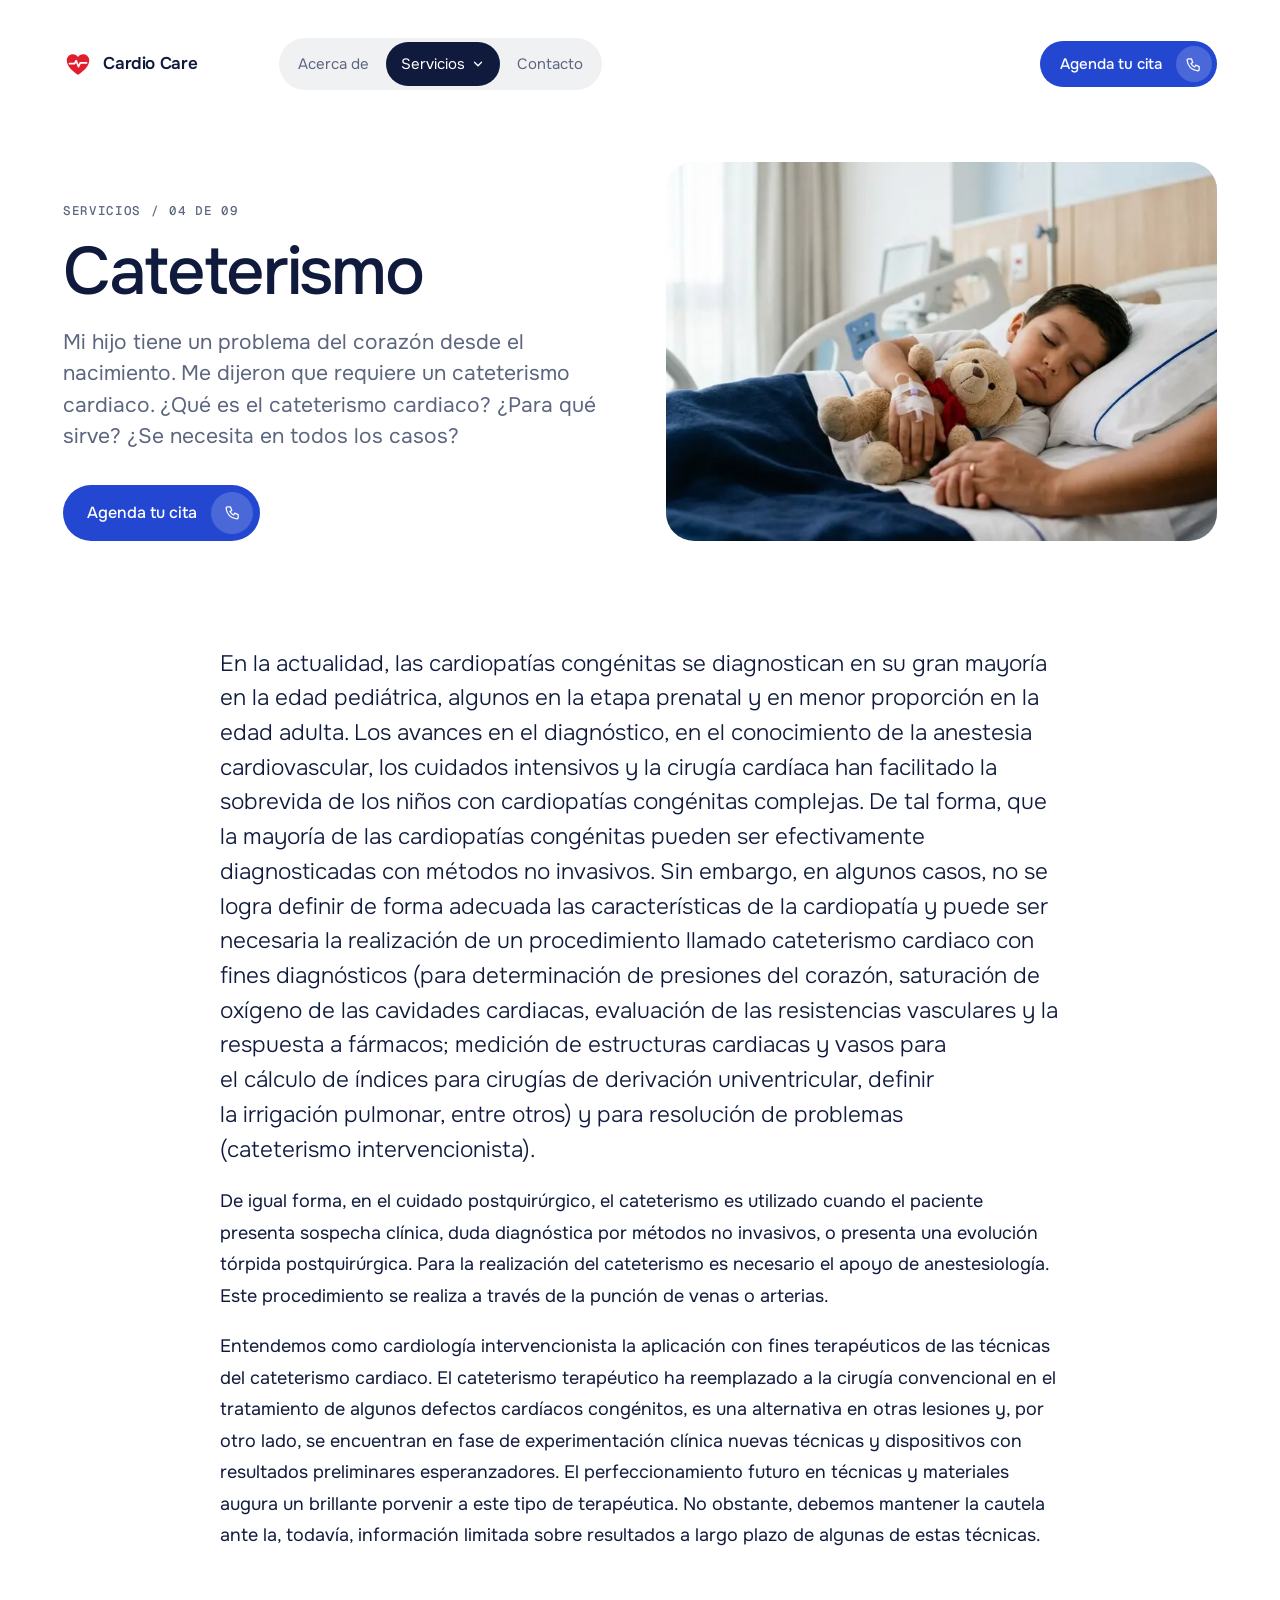
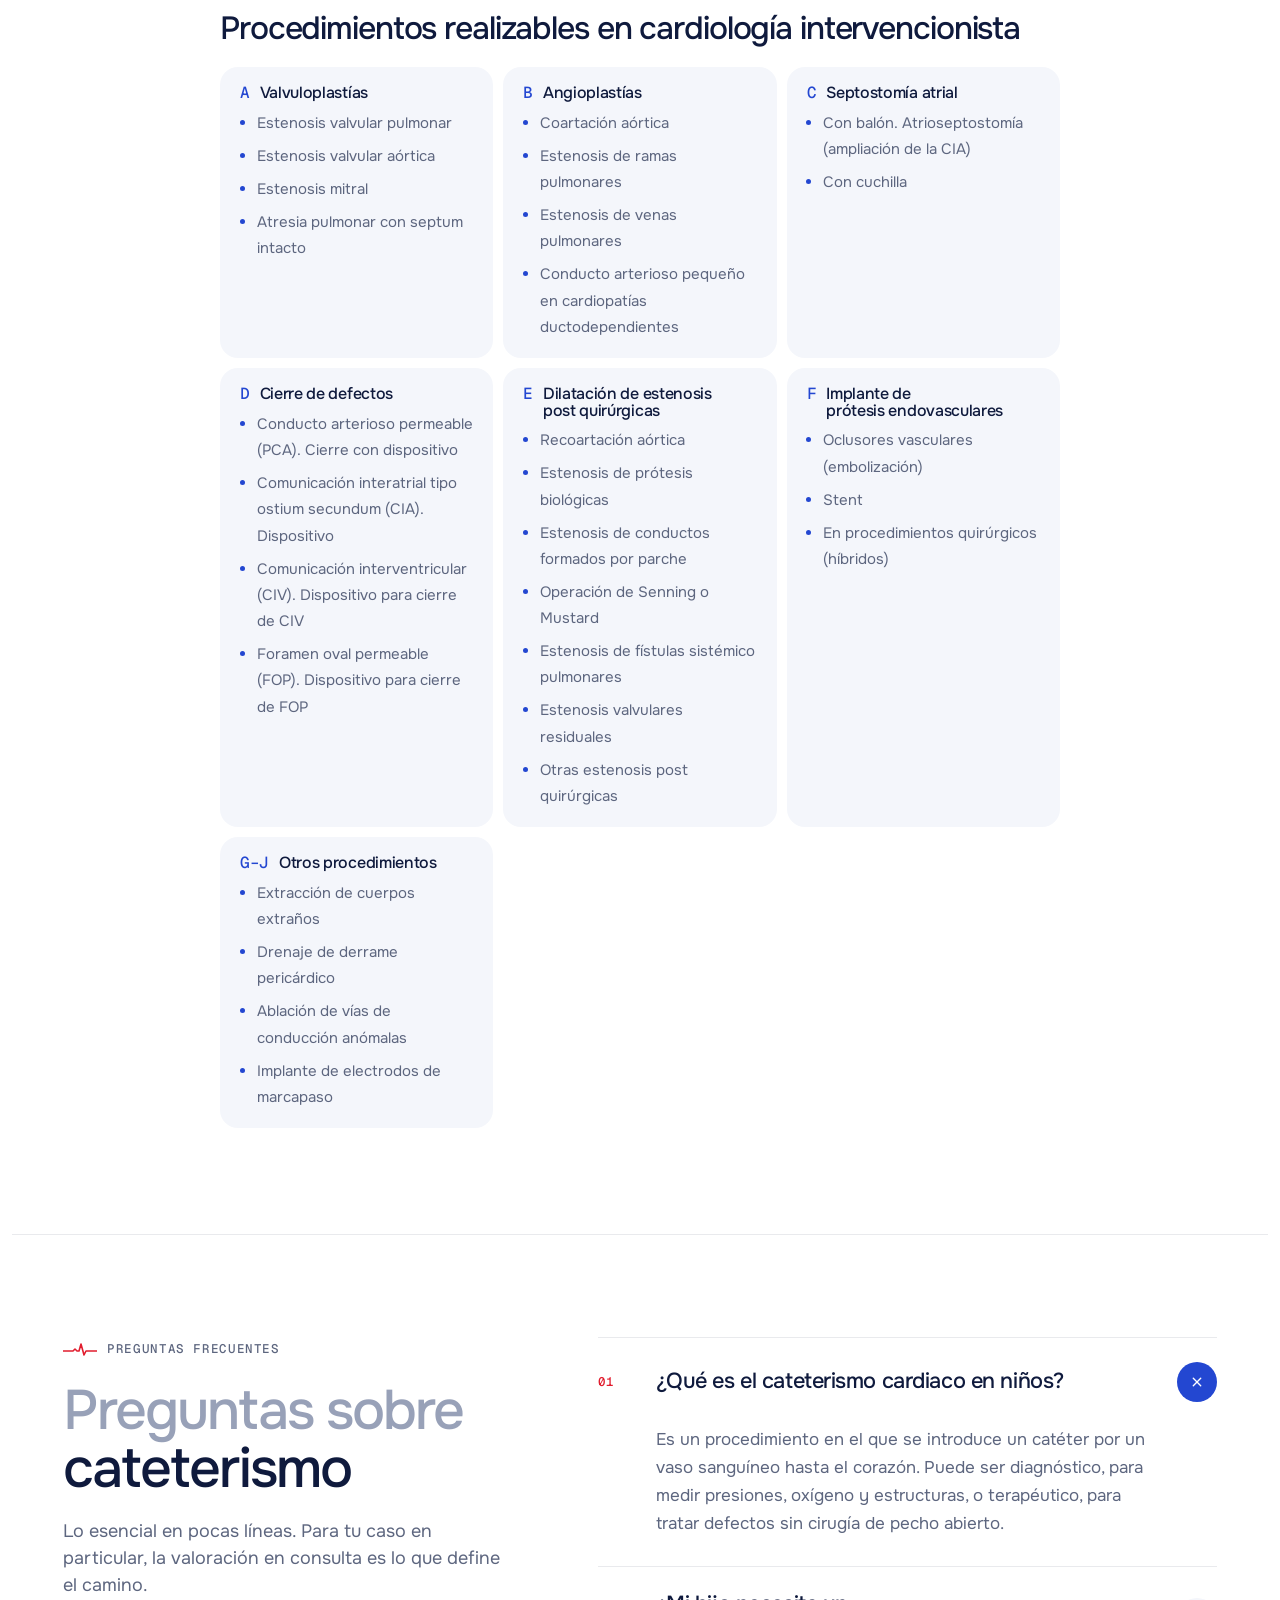
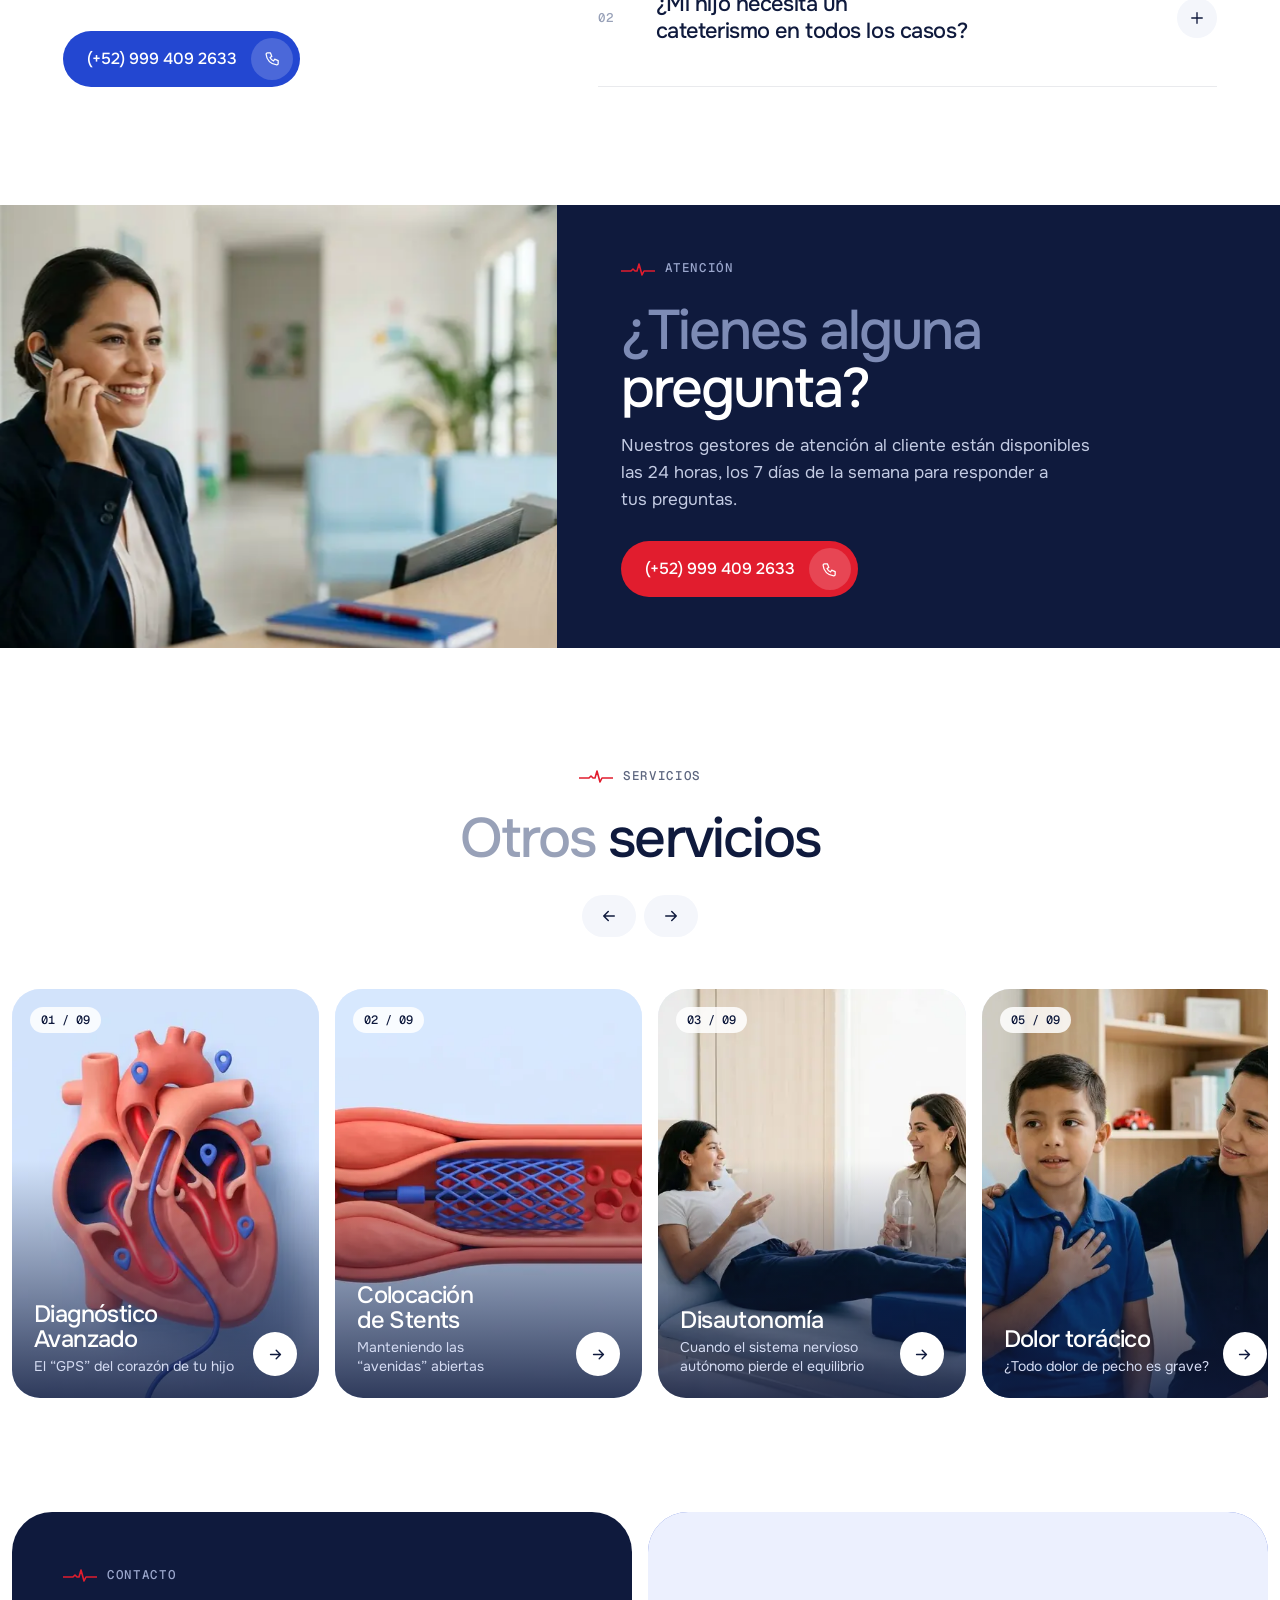
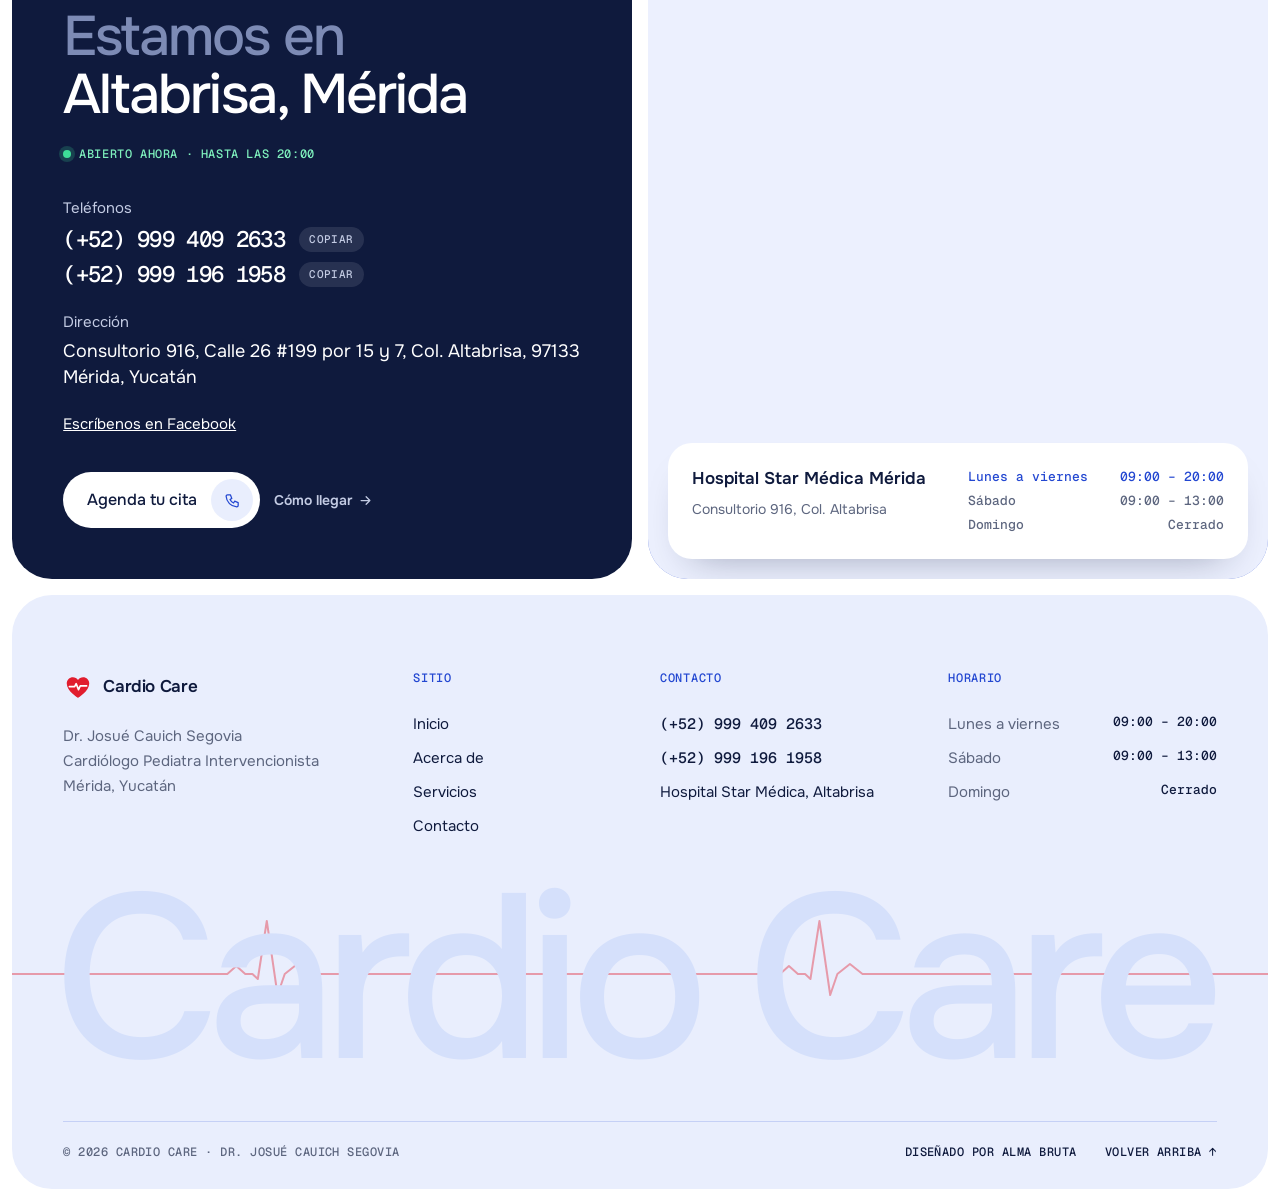
<file: servicios/cateterismo/index.html>
<!doctype html>
<html lang="es-MX">
<head>
<meta charset="utf-8">
<meta name="viewport" content="width=device-width, initial-scale=1, viewport-fit=cover">
<title>Cateterismo · Cardiólogo Pediatra en Mérida | Cardio Care</title>
<meta name="description" content="Cateterismo: Qué es, para qué sirve y cuándo se necesita. Atención con el Dr. Josué Cauich Segovia, cardiólogo pediatra intervencionista en Mérida, Yucatán.">
<meta name="robots" content="index, follow, max-image-preview:large, max-snippet:-1">
<link rel="canonical" href="https://cardiocare-sigma.vercel.app/servicios/cateterismo/">
<link rel="alternate" hreflang="es-MX" href="https://cardiocare-sigma.vercel.app/servicios/cateterismo/">
<meta name="author" content="Dr. Josué Cauich Segovia">
<meta name="geo.region" content="MX-YUC"><meta name="geo.placename" content="Mérida"><meta name="geo.position" content="21.0160689;-89.5849652"><meta name="ICBM" content="21.0160689, -89.5849652">
<meta name="theme-color" content="#2347D1">
<link rel="icon" href="/favicon.svg" type="image/svg+xml">
<link rel="apple-touch-icon" href="/apple-touch-icon.png">
<meta property="og:type" content="website">
<meta property="og:locale" content="es_MX">
<meta property="og:site_name" content="Cardio Care">
<meta property="og:title" content="Cateterismo · Cardiólogo Pediatra en Mérida | Cardio Care">
<meta property="og:description" content="Cateterismo: Qué es, para qué sirve y cuándo se necesita. Atención con el Dr. Josué Cauich Segovia, cardiólogo pediatra intervencionista en Mérida, Yucatán.">
<meta property="og:url" content="https://cardiocare-sigma.vercel.app/servicios/cateterismo/">
<meta property="og:image" content="https://cardiocare-sigma.vercel.app/img/ph-cateterismo.webp">
<meta property="og:image:alt" content="Cateterismo · Cardiólogo Pediatra en Mérida | Cardio Care">
<meta name="twitter:card" content="summary_large_image">
<meta name="twitter:title" content="Cateterismo · Cardiólogo Pediatra en Mérida | Cardio Care">
<meta name="twitter:description" content="Cateterismo: Qué es, para qué sirve y cuándo se necesita. Atención con el Dr. Josué Cauich Segovia, cardiólogo pediatra intervencionista en Mérida, Yucatán.">
<meta name="twitter:image" content="https://cardiocare-sigma.vercel.app/img/ph-cateterismo.webp">
<link rel="preload" as="font" type="font/woff2" href="/fonts/onest-latin.woff2" crossorigin>
<link rel="preload" as="font" type="font/woff2" href="/fonts/geist-mono-500-latin.woff2" crossorigin>
<script type="application/ld+json">{"@context": "https://schema.org", "@graph": [{"@type": "Physician", "@id": "https://cardiocare-sigma.vercel.app/#medico", "name": "Dr. Josué Cauich Segovia", "alternateName": "Cardio Care", "description": "Cardiólogo pediatra intervencionista en Mérida, Yucatán. Atiende a bebés, niños y adolescentes: soplos, arritmias, dolor de pecho, disautonomía, cardiopatías congénitas y cateterismo.", "url": "https://cardiocare-sigma.vercel.app/", "image": "https://cardiocare-sigma.vercel.app/img/dr2.webp", "logo": "https://cardiocare-sigma.vercel.app/favicon.svg", "medicalSpecialty": ["Pediatric", "Cardiovascular"], "telephone": "+529994092633", "priceRange": "$$", "isAcceptingNewPatients": true, "knowsLanguage": "es", "worksFor": {"@id": "https://cardiocare-sigma.vercel.app/#consultorio"}, "hospitalAffiliation": {"@type": "Hospital", "name": "Hospital Star Médica Mérida"}, "alumniOf": [{"@type": "CollegeOrUniversity", "name": "Instituto Nacional de Pediatría (UNAM)"}, {"@type": "CollegeOrUniversity", "name": "Instituto Nacional de Cardiología Ignacio Chávez"}], "memberOf": {"@type": "MedicalOrganization", "name": "Asociación Mexicana de Especialistas en Cardiopatías Congénitas (AMECC)"}, "hasCredential": [{"@type": "EducationalOccupationalCredential", "credentialCategory": "Certificación", "name": "Cardiología Pediátrica", "recognizedBy": {"@type": "Organization", "name": "Consejo Mexicano de Cardiología"}}, {"@type": "EducationalOccupationalCredential", "credentialCategory": "Certificación", "name": "Cardiología Intervencionista", "recognizedBy": {"@type": "Organization", "name": "Consejo Mexicano de Cardiología"}}, {"@type": "EducationalOccupationalCredential", "credentialCategory": "Certificación", "name": "Pediatría", "recognizedBy": {"@type": "Organization", "name": "Consejo Mexicano de Pediatría"}}], "knowsAbout": ["Cardiología pediátrica", "Cardiología intervencionista", "Cardiopatías congénitas", "Soplos cardiacos", "Arritmias", "Disautonomía", "Cateterismo cardiaco", "Valvuloplastia", "Stents"], "address": {"@type": "PostalAddress", "streetAddress": "Calle 26 #199 por 15 y 7, Consultorio 916, Hospital Star Médica", "addressLocality": "Mérida", "addressRegion": "Yucatán", "postalCode": "97133", "addressCountry": "MX"}, "geo": {"@type": "GeoCoordinates", "latitude": 21.0160689, "longitude": -89.5849652}, "hasMap": "https://www.google.com/maps/place/Hospital+Star+M%C3%A9dica+M%C3%A9rida/data=!4m2!3m1!1s0x0:0xc198ba75b83b93b2", "sameAs": ["https://www.google.com/maps/place/Dr+Josu%C3%A9+Cauich+Segovia+Cardi%C3%B3logo+Pediatra/@21.0160689,-89.5849652,17z/data=!4m8!3m7!1s0x8f5677212c8c126d:0xbca4947630c16ba3!8m2!3d21.0160689!4d-89.5849652!9m1!1b1!16s%2Fg%2F1pty506rj"], "openingHoursSpecification": [{"@type": "OpeningHoursSpecification", "dayOfWeek": ["Monday", "Tuesday", "Wednesday", "Thursday", "Friday"], "opens": "09:00", "closes": "20:00"}, {"@type": "OpeningHoursSpecification", "dayOfWeek": "Saturday", "opens": "09:00", "closes": "13:00"}], "areaServed": [{"@type": "City", "name": "Mérida"}, {"@type": "State", "name": "Yucatán"}], "availableService": [{"@type": "MedicalProcedure", "name": "Diagnóstico Avanzado", "url": "https://cardiocare-sigma.vercel.app/servicios/diagnostico-avanzado/"}, {"@type": "MedicalProcedure", "name": "Colocación de Stents", "url": "https://cardiocare-sigma.vercel.app/servicios/colocacion-de-stents/"}, {"@type": "MedicalTherapy", "name": "Disautonomía", "url": "https://cardiocare-sigma.vercel.app/servicios/disautonomia/"}, {"@type": "MedicalProcedure", "name": "Cateterismo", "url": "https://cardiocare-sigma.vercel.app/servicios/cateterismo/"}, {"@type": "MedicalTherapy", "name": "Dolor torácico", "url": "https://cardiocare-sigma.vercel.app/servicios/dolor-toracico/"}, {"@type": "MedicalTherapy", "name": "Cardiopatías Congénitas", "url": "https://cardiocare-sigma.vercel.app/servicios/cardiopatias-congenitas/"}, {"@type": "MedicalTherapy", "name": "Diagnóstico de Arritmias", "url": "https://cardiocare-sigma.vercel.app/servicios/diagnostico-de-arritmias/"}, {"@type": "MedicalTherapy", "name": "Soplos", "url": "https://cardiocare-sigma.vercel.app/servicios/soplos/"}, {"@type": "MedicalProcedure", "name": "Cierre de defectos", "url": "https://cardiocare-sigma.vercel.app/servicios/cierre-de-defectos/"}]}, {"@type": "MedicalClinic", "@id": "https://cardiocare-sigma.vercel.app/#consultorio", "name": "Cardio Care · Cardiología Pediátrica", "url": "https://cardiocare-sigma.vercel.app/", "image": "https://cardiocare-sigma.vercel.app/og.jpg", "telephone": "+529994092633", "medicalSpecialty": ["Pediatric", "Cardiovascular"], "address": {"@type": "PostalAddress", "streetAddress": "Calle 26 #199 por 15 y 7, Consultorio 916, Hospital Star Médica", "addressLocality": "Mérida", "addressRegion": "Yucatán", "postalCode": "97133", "addressCountry": "MX"}, "geo": {"@type": "GeoCoordinates", "latitude": 21.0160689, "longitude": -89.5849652}, "hasMap": "https://www.google.com/maps/place/Hospital+Star+M%C3%A9dica+M%C3%A9rida/data=!4m2!3m1!1s0x0:0xc198ba75b83b93b2", "openingHoursSpecification": [{"@type": "OpeningHoursSpecification", "dayOfWeek": ["Monday", "Tuesday", "Wednesday", "Thursday", "Friday"], "opens": "09:00", "closes": "20:00"}, {"@type": "OpeningHoursSpecification", "dayOfWeek": "Saturday", "opens": "09:00", "closes": "13:00"}], "containedInPlace": {"@type": "Hospital", "name": "Hospital Star Médica Mérida"}, "employee": {"@id": "https://cardiocare-sigma.vercel.app/#medico"}, "contactPoint": [{"@type": "ContactPoint", "telephone": "+529994092633", "contactType": "reservations", "areaServed": "MX", "availableLanguage": "es"}, {"@type": "ContactPoint", "telephone": "+529991961958", "contactType": "reservations", "areaServed": "MX", "availableLanguage": "es"}]}, {"@type": "WebSite", "@id": "https://cardiocare-sigma.vercel.app/#web", "url": "https://cardiocare-sigma.vercel.app/", "name": "Cardio Care", "inLanguage": "es-MX", "publisher": {"@id": "https://cardiocare-sigma.vercel.app/#consultorio"}}, {"@type": "FAQPage", "@id": "https://cardiocare-sigma.vercel.app/servicios/cateterismo/#preguntas", "url": "https://cardiocare-sigma.vercel.app/servicios/cateterismo/", "inLanguage": "es-MX", "mainEntity": [{"@type": "Question", "name": "¿Qué es el cateterismo cardiaco en niños?", "acceptedAnswer": {"@type": "Answer", "text": "Es un procedimiento en el que se introduce un catéter por un vaso sanguíneo hasta el corazón. Puede ser diagnóstico, para medir presiones, oxígeno y estructuras, o terapéutico, para tratar defectos sin cirugía de pecho abierto."}}, {"@type": "Question", "name": "¿Mi hijo necesita un cateterismo en todos los casos?", "acceptedAnswer": {"@type": "Answer", "text": "No. La mayoría de las cardiopatías congénitas se diagnostican con métodos no invasivos. El cateterismo se reserva para cuando hace falta definir mejor la cardiopatía o cuando permite tratarla sin una cirugía abierta."}}]}, {"@type": "BreadcrumbList", "itemListElement": [{"@type": "ListItem", "position": 1, "name": "Inicio", "item": "https://cardiocare-sigma.vercel.app/"}, {"@type": "ListItem", "position": 2, "name": "Servicios", "item": "https://cardiocare-sigma.vercel.app/#servicios"}, {"@type": "ListItem", "position": 3, "name": "Cateterismo", "item": "https://cardiocare-sigma.vercel.app/servicios/cateterismo/"}]}, {"@type": "MedicalWebPage", "url": "https://cardiocare-sigma.vercel.app/servicios/cateterismo/", "name": "Cateterismo · Cardiólogo Pediatra en Mérida | Cardio Care", "description": "Cateterismo: Qué es, para qué sirve y cuándo se necesita. Atención con el Dr. Josué Cauich Segovia, cardiólogo pediatra intervencionista en Mérida, Yucatán.", "about": {"@id": "https://cardiocare-sigma.vercel.app/#medico"}, "inLanguage": "es-MX", "isPartOf": {"@id": "https://cardiocare-sigma.vercel.app/#web"}, "reviewedBy": {"@id": "https://cardiocare-sigma.vercel.app/#medico"}, "lastReviewed": "2026-11-27", "audience": {"@type": "PeopleAudience", "audienceType": "Padres y madres de pacientes pediátricos"}, "specialty": "Pediatric"}]}</script>
<style>
/* Respaldo con las medidas de Onest: mientras carga la fuente, el texto ocupa lo mismo y nada salta. */
@font-face{font-family:"Onest";font-style:normal;font-weight:300 600;font-display:swap;src:url(/fonts/onest-latin.woff2) format("woff2")}
@font-face{font-family:"Geist Mono";font-style:normal;font-weight:500;font-display:swap;src:url(/fonts/geist-mono-500-latin.woff2) format("woff2")}
@font-face{font-family:"Onest fb";src:local("Arial"),local("ArialMT"),local("Liberation Sans"),local("Helvetica");size-adjust:104.5%;ascent-override:93.9%;descent-override:30%;line-gap-override:0%}
/* Dirección E: paneles redondeados sobre gris hielo, doctor recortado, títulos en dos tonos,
   lecturas tipo monitor en mono y un trazo de ECG como hilo conductor. Serio, cálido y propio de cardiología. */
:root{
  --c:#2347D1; --c-d:#8AA4FF; --n:#0F1A3D; --r:#E11D2E; --r-d:#FF5C67; --ice:#E9EEFD; --heart-bg:#DEEAFD;
  --bg:#FFFFFF; --panel:#FFFFFF; --soft:#F4F6FB; --ink:#0F1A3D; --gray:#98A1B8; --mut:#5D667F; --line:rgba(15,26,61,.09);
  --primary:var(--c); --on-primary:#fff;
  --f:"Onest","Onest fb","Segoe UI",system-ui,sans-serif; --m:"Geist Mono",ui-monospace,monospace;
  --glow:#D9E2FB; --hero-a:#F7F8FB; --hero-b:#E8ECF5;
  --rad:40px; --rad-m:28px; --rad-s:18px; --gap:16px;
  --ease:cubic-bezier(.22,1,.36,1);
  --wrap:1408px;
  color-scheme:light;
}
@media (prefers-color-scheme: dark){ :root:not([data-theme="light"]){
  --bg:#0A0D18; --panel:#121729; --soft:#171D33; --ink:#EEF1FA; --gray:#6F7894; --mut:#A3AAC2; --line:rgba(255,255,255,.08);
  --ice:#1A2342; --heart-bg:#1A2342; --primary:var(--c-d); --on-primary:#0A1030; color-scheme:dark; --glow:rgba(35,71,209,.28); --hero-a:#121729; --hero-b:#0A0D18; } }
:root[data-theme="dark"]{
  --bg:#0A0D18; --panel:#121729; --soft:#171D33; --ink:#EEF1FA; --gray:#6F7894; --mut:#A3AAC2; --line:rgba(255,255,255,.08);
  --ice:#1A2342; --heart-bg:#1A2342; --primary:var(--c-d); --on-primary:#0A1030; color-scheme:dark; --glow:rgba(35,71,209,.28); --hero-a:#121729; --hero-b:#0A0D18; }

*{box-sizing:border-box}
html{scroll-behavior:smooth;scroll-padding-top:100px}
body{margin:0;background:var(--bg);color:var(--ink);font-family:var(--f);font-size:17px;line-height:1.6;-webkit-font-smoothing:antialiased}
h1,h2,h3,h4{font-weight:500;letter-spacing:-.035em;line-height:1.04;margin:0;text-wrap:balance}
p{margin:0;text-wrap:pretty}
a{color:inherit}
img{display:block;max-width:100%}
[hidden]{display:none!important}
:focus-visible{outline:3px solid var(--primary);outline-offset:3px;border-radius:8px}
.gr{color:var(--gray)}
.mono{font-family:var(--m)}
.sr{position:absolute;width:1px;height:1px;overflow:hidden;clip:rect(0 0 0 0);white-space:nowrap}
.skip{position:absolute;left:16px;top:-60px;background:var(--primary);color:#fff;padding:10px 14px;border-radius:12px;z-index:90;text-decoration:none}
.skip:focus{top:12px}
.shell{max-width:var(--wrap);margin-inline:auto;padding:12px max(12px,env(safe-area-inset-right)) 12px max(12px,env(safe-area-inset-left))}
.panel{background:var(--panel);border-radius:var(--rad);position:relative;overflow:hidden}
#main > * + *{margin-top:var(--gap)}
.in{padding-inline:clamp(22px,4vw,56px)}

/* etiqueta con latido */
.lbl{display:inline-flex;align-items:center;gap:10px;font:500 12.5px/1 var(--m);letter-spacing:.05em;text-transform:uppercase;color:var(--mut)}
.lbl::before{content:"";width:34px;height:14px;flex-shrink:0;background:url("data:image/svg+xml,%3Csvg xmlns='http://www.w3.org/2000/svg' viewBox='0 0 34 14'%3E%3Cpath d='M0 9h10l2-2 2 2h2l2-7 3 11 2-4h11' fill='none' stroke='%23E11D2E' stroke-width='1.6' stroke-linejoin='round'/%3E%3C/svg%3E") no-repeat}
.h2{font-size:clamp(34px,2.2rem + 1.6vw,58px);margin-top:18px}

/* botones */
.btn{display:inline-flex;align-items:center;gap:14px;background:var(--c);color:#fff;border-radius:999px;padding:7px 7px 7px 24px;font:500 16px/1 var(--f);text-decoration:none;border:0;cursor:pointer;white-space:nowrap;transition:transform .4s var(--ease),background-color .3s}
.btn .bi{width:42px;height:42px;border-radius:50%;background:rgba(255,255,255,.18);display:grid;place-items:center;transition:transform .5s var(--ease)}
.btn .bi svg{width:17px;height:17px}
.btn:hover .bi{transform:rotate(90deg)}
.btn:active{transform:scale(.98)}
.btn.w{background:#fff;color:var(--n)} .btn.w .bi{background:var(--ice);color:var(--c)}
.btn.red{background:var(--r)}
.link{font-weight:600;font-size:14px;text-decoration:none;display:inline-flex;gap:6px;align-items:center}
.link:hover{color:var(--primary)}

/* ---------- nav ---------- */
.top{position:sticky;top:0;z-index:50;pointer-events:none;height:0}
.nav{pointer-events:auto;position:absolute;left:0;right:0;top:12px;display:flex;align-items:center;gap:18px;padding:14px clamp(22px,4vw,56px);border-radius:999px;transition:background-color .4s,box-shadow .4s,top .4s var(--ease)}
.top.scrolled .nav{background:color-mix(in oklab,var(--panel) 82%,transparent);backdrop-filter:blur(16px) saturate(1.4);-webkit-backdrop-filter:blur(16px) saturate(1.4);box-shadow:0 0 0 1px var(--line),0 18px 40px -26px rgba(15,26,61,.4);top:12px;margin-inline:0}
.logo{display:flex;align-items:center;gap:10px;font-weight:600;font-size:17px;letter-spacing:-.02em;text-decoration:none;flex-shrink:0}
.logo svg{width:30px;height:30px}
.menu{display:flex;gap:2px;list-style:none;padding:4px;margin:0 0 0 clamp(20px,5vw,80px);font-size:15px;background:color-mix(in oklab,var(--ink) 6%,transparent);border-radius:999px}
.menu a,.menu button{display:inline-flex;align-items:center;gap:6px;padding:10px 15px;border-radius:999px;text-decoration:none;color:var(--mut);background:none;border:0;font:inherit;cursor:pointer;transition:background-color .3s,color .3s}
.menu a:hover,.menu button:hover{color:var(--ink)}
.menu [aria-current="page"],.menu [aria-current="page"]:hover{background:var(--ink);color:var(--panel)}
.nav .r{margin-left:auto;display:flex;gap:10px;align-items:center}
.nav .tel{font:500 14px/1 var(--m);color:var(--mut);text-decoration:none;margin-right:6px}
.pillw{background:var(--panel);color:var(--ink);padding:13px 18px;border-radius:999px;font-weight:500;font-size:15px;text-decoration:none;box-shadow:0 1px 2px rgba(15,26,61,.08)}
.circ{width:46px;height:46px;border-radius:50%;background:var(--c);color:#fff;display:grid;place-items:center;flex-shrink:0;border:0;cursor:pointer}
.circ svg{width:18px;height:18px}
.burger{display:none}
.chev{width:14px;height:14px;transition:rotate .3s var(--ease)}
.has-mega{position:relative}
.mega{position:absolute;top:calc(100% + 14px);left:50%;translate:-50% 0;width:min(820px,92vw);background:var(--panel);border-radius:var(--rad-m);box-shadow:0 0 0 1px var(--line),0 40px 80px -40px rgba(15,26,61,.5);padding:10px;display:grid;grid-template-columns:repeat(3,1fr);gap:4px;opacity:0;visibility:hidden;transform:translateY(-6px);transition:opacity .25s,transform .4s var(--ease),visibility .25s}
.has-mega.open .mega{opacity:1;visibility:visible;transform:none}
.has-mega.open .chev{rotate:180deg}
.mega a{display:grid;grid-template-columns:64px 1fr;gap:12px;align-items:center;padding:8px;border-radius:16px;text-decoration:none;font-size:14px;font-weight:500;line-height:1.25;color:var(--ink)}
.mega a small{display:block;color:var(--mut);font-weight:400;font-size:12px;margin-top:3px}
.mega a img{width:64px;height:48px;border-radius:10px;object-fit:cover;background:var(--ice)}
.mega a:hover{background:var(--soft)}
.drawer{position:fixed;inset:0;z-index:80;background:var(--panel);padding:20px 20px calc(env(safe-area-inset-bottom) + 24px);overflow:auto;display:flex;flex-direction:column;gap:4px}
.drawer .row{display:flex;justify-content:space-between;align-items:center;margin-bottom:16px}
.drawer > a.big,.drawer > span.big{font-size:32px;font-weight:500;letter-spacing:-.03em;text-decoration:none;padding:6px 0}
.drawer .svc{display:grid;grid-template-columns:1fr 1fr;gap:2px 14px;padding:4px 0 14px}
.drawer .svc a{color:var(--mut);text-decoration:none;padding:7px 0;font-size:15px}
.drawer .btn{margin-top:auto;align-self:flex-start}

/* ---------- hero ---------- */
.hero{min-height:min(880px,100svh);background:radial-gradient(60% 70% at 72% 62%,color-mix(in oklab,var(--c) 14%,transparent) 0%,transparent 70%),linear-gradient(180deg,color-mix(in oklab,var(--panel) 70%,var(--bg)),var(--bg));display:grid;grid-template-columns:minmax(0,1.05fr) minmax(0,.95fr);align-items:stretch}
.hero{background:radial-gradient(60% 70% at 72% 62%,var(--glow) 0%,transparent 70%),linear-gradient(180deg,var(--hero-a),var(--hero-b))}
.stars svg{width:16px;height:16px;display:inline-block;vertical-align:-2px}
.phead .media.tall{aspect-ratio:4/5;max-height:640px;justify-self:end;width:min(100%,520px)}
.phead .media.tall img{object-position:50% 20%}
.prose p.callout{font-weight:400}
.tech .stage .co .link{color:var(--ink)}
.hero .t{padding:150px clamp(22px,4vw,56px) 52px;display:flex;flex-direction:column;position:relative;z-index:3}
.hero h1{font-size:clamp(42px,2rem + 3.4vw,78px);margin-top:22px;max-width:12.5ch}
.hero .lead{font-size:clamp(17px,1rem + .3vw,19px);line-height:1.55;color:var(--mut);margin-top:24px;max-width:440px}
.hero .ct{margin-top:34px;display:flex;gap:16px;align-items:center;flex-wrap:wrap}
.hero .ct .alt{font-size:15px;color:var(--mut)}
.hero .ct .alt a{font-family:var(--m);color:var(--ink);text-decoration:none}
.nums{display:flex;gap:clamp(28px,4vw,56px);margin-top:auto;padding-top:56px;flex-wrap:wrap}
.nums b{font:500 clamp(38px,1.6rem + 1.6vw,52px)/1 var(--m);letter-spacing:-.05em;display:block}
.nums b sup{font-size:.4em;color:var(--r);vertical-align:top;margin-left:2px}
.nums span{font:500 12px/1.3 var(--m);letter-spacing:.04em;text-transform:uppercase;color:var(--mut);display:block;margin-top:9px}
.hero .v{position:relative;min-height:520px}
.hero .doc{position:absolute;bottom:0;left:50%;translate:-52% 0;height:min(94%,800px);width:auto;max-width:none;z-index:2}
.rings{position:absolute;left:50%;top:60%;width:1000px;height:1000px;translate:-50% -50%;border-radius:50%;border:1px solid color-mix(in oklab,var(--c) 12%,transparent);z-index:0}
.rings::before,.rings::after{content:"";position:absolute;inset:140px;border-radius:50%;border:1px solid color-mix(in oklab,var(--c) 12%,transparent)}
.rings::after{inset:280px}
.hero .ecg{position:absolute;left:0;right:0;bottom:170px;height:110px;width:100%;z-index:1;pointer-events:none}
.ecg path{fill:none;stroke:var(--r);stroke-opacity:.75;stroke-width:2;stroke-linejoin:round;stroke-dasharray:3200;stroke-dashoffset:0}
@media (prefers-reduced-motion:no-preference){.ecg.draw path{animation:trace 3s var(--ease) both .4s}}
@keyframes trace{from{stroke-dashoffset:3200}}
.float{position:absolute;z-index:4;display:flex;align-items:center;gap:12px;background:color-mix(in oklab,var(--panel) 74%,transparent);backdrop-filter:blur(14px);-webkit-backdrop-filter:blur(14px);border:1px solid color-mix(in oklab,var(--panel) 90%,transparent);padding:10px 18px 10px 10px;border-radius:999px;font-size:14px;line-height:1.3;box-shadow:0 20px 40px -24px rgba(15,26,61,.35);white-space:nowrap}
.float .ic{width:40px;height:40px;border-radius:50%;display:grid;place-items:center;background:var(--ice);color:var(--c);flex-shrink:0}
.float .ic svg{width:18px;height:18px}
.float b{font-weight:600;display:block}
.f1{right:3%;top:41%}.f2{left:-4%;top:56%}.f3{right:2%;top:72%}
@media (prefers-reduced-motion:no-preference){.float{animation:bob 7s ease-in-out infinite}.f2{animation-delay:-2s}.f3{animation-delay:-4s}}
@keyframes bob{50%{transform:translateY(-6px)}}

/* banda */
.band{background:var(--c);color:#fff;border-radius:var(--rad);padding:clamp(26px,3vw,40px) clamp(22px,4vw,56px);display:flex;align-items:center;gap:clamp(20px,3vw,40px);overflow:hidden}
.band small{font:500 12px/1.3 var(--m);text-transform:uppercase;letter-spacing:.06em;color:#C9D4FF;flex-shrink:0}
.band ul{list-style:none;margin:0;padding:0;display:flex;align-items:center;gap:20px;flex-wrap:wrap;font-size:clamp(20px,1rem + 1vw,28px);font-weight:300;letter-spacing:-.03em}
.band li{display:flex;align-items:center;gap:20px}
.band li + li::before{content:"";width:40px;height:16px;background:url("data:image/svg+xml,%3Csvg xmlns='http://www.w3.org/2000/svg' viewBox='0 0 40 16'%3E%3Cpath d='M0 10h12l2-2 2 2h2l3-8 3 13 2-5h14' fill='none' stroke='%23fff' stroke-opacity='.7' stroke-width='1.6' stroke-linejoin='round'/%3E%3C/svg%3E") no-repeat}

/* ---------- carrusel servicios ---------- */
.svc{padding:clamp(64px,8vw,100px) 0 clamp(56px,7vw,90px)}
.center{text-align:center}
.arrows{display:flex;gap:8px;justify-content:center;margin-top:28px}
.arrows button{width:54px;height:42px;border-radius:999px;background:var(--soft);display:grid;place-items:center;border:0;color:var(--ink);cursor:pointer;transition:background-color .3s,color .3s}
.arrows button:hover{background:var(--c);color:#fff}
.arrows svg{width:18px;height:18px}
.arrows .prev svg{rotate:180deg}
.car{display:flex;gap:var(--gap);margin-top:clamp(32px,4vw,56px);overflow-x:auto;scroll-snap-type:x mandatory;padding:0 clamp(22px,4vw,56px) 8px;scroll-padding-inline:clamp(22px,4vw,56px);scrollbar-width:none}
.car::-webkit-scrollbar{display:none}
.sc{position:relative;flex-shrink:0;width:clamp(260px,24vw,330px);height:clamp(360px,32vw,440px);border-radius:var(--rad-m);overflow:hidden;background:var(--ice);scroll-snap-align:start;text-decoration:none;color:#fff;isolation:isolate}
.sc.big{width:clamp(300px,38vw,520px)}
.sc img{position:absolute;inset:0;width:100%;height:100%;object-fit:cover;z-index:-1;transition:transform .9s var(--ease)}
.sc:hover img{transform:scale(1.05)}
.sc::after{content:"";position:absolute;inset:0;z-index:-1;background:linear-gradient(180deg,rgba(15,26,61,0) 42%,rgba(15,26,61,.84))}
.sc .n{position:absolute;top:18px;left:18px;font:500 12px/1 var(--m);color:var(--n);background:rgba(255,255,255,.85);padding:7px 11px;border-radius:999px}
.sc .tx{position:absolute;left:22px;right:22px;bottom:22px;display:flex;justify-content:space-between;align-items:flex-end;gap:14px}
.sc h3{font-size:clamp(21px,1rem + .6vw,26px);letter-spacing:-.025em}
.sc p{font-size:14px;color:#D5DCF3;margin-top:6px;line-height:1.35}
.ar{width:44px;height:44px;border-radius:50%;background:#fff;color:var(--n);display:grid;place-items:center;flex-shrink:0;transition:rotate .5s var(--ease),background-color .3s}
.ar svg{width:17px;height:17px}
.sc:hover .ar{rotate:-45deg;background:var(--c);color:#fff}

/* ---------- corazón con anotaciones ---------- */
.tech{padding:clamp(64px,8vw,100px) clamp(22px,4vw,56px) clamp(64px,8vw,110px);background:var(--heart-bg)}
.tech .hd{display:flex;justify-content:space-between;align-items:flex-end;gap:24px 60px;flex-wrap:wrap}
.tech .sub{font-size:18px;color:var(--mut);max-width:440px;line-height:1.5}
.stage{position:relative;height:760px;margin-top:10px}
.stage .ring{position:absolute;left:50%;top:50%;border-radius:50%;border:1px solid color-mix(in oklab,var(--c) 16%,transparent);translate:-50% -50%}
.stage .ring.d{border-style:dashed}
.stage > img{position:absolute;left:50%;top:50%;width:min(860px,72%);translate:-50% -50%;-webkit-mask-image:radial-gradient(closest-side,#000 78%,transparent);mask-image:radial-gradient(closest-side,#000 78%,transparent)}
.co{position:absolute;width:270px;text-decoration:none}
.co .tg{font:500 11px/1 var(--m);letter-spacing:.05em;text-transform:uppercase;color:var(--c);padding-left:20px;display:block;margin-bottom:8px}
.co b{display:flex;align-items:center;gap:10px;font-weight:600;font-size:18px;letter-spacing:-.02em}
.co b::before{content:"";width:10px;height:10px;border-radius:50%;background:var(--panel);border:3px solid var(--ink);flex-shrink:0}
.co.red b::before{border-color:var(--r)}
.co p{font-size:14px;color:var(--mut);margin-top:8px;line-height:1.45;padding-left:20px}
.co .link{padding-left:20px;margin-top:10px}
.co:hover b{color:var(--c)}
.c1{left:3%;top:18%}.c2{right:3%;top:12%}.c3{left:8%;top:64%}.c4{right:1%;top:60%}

/* ---------- doctor ---------- */
.about{display:grid;grid-template-columns:minmax(0,1fr) minmax(300px,460px)}
.about .t{padding:clamp(56px,7vw,90px) clamp(22px,4vw,56px)}
.about blockquote{font-size:clamp(19px,1rem + .4vw,22px);line-height:1.5;margin:28px 0 0;max-width:620px;font-weight:300}
.about .who{margin-top:20px;font-size:15px;color:var(--mut)}
.about .who b{color:var(--ink);font-weight:600}
.about .ph{position:relative;min-height:440px;background:var(--ice)}
.about .ph img{position:absolute;inset:0;width:100%;height:100%;object-fit:cover;object-position:70% 25%}
.about .ph .float{left:auto;top:auto;right:24px;bottom:24px;animation:none;background:rgba(15,26,61,.78);border-color:rgba(255,255,255,.12);color:#fff}
.about .ph .float .ic{background:rgba(255,255,255,.12);color:#fff}
.steps{list-style:none;padding:0;margin:52px 0 0;display:grid;grid-template-columns:repeat(4,minmax(0,1fr));gap:24px;position:relative}
.steps::before{content:"";position:absolute;left:22px;right:40px;top:22px;height:1px;background:var(--line)}
.steps li{position:relative}
.steps .k{width:44px;height:44px;border-radius:50%;background:var(--panel);border:1px solid color-mix(in oklab,var(--ink) 18%,transparent);display:grid;place-items:center;font:500 15px/1 var(--m)}
.steps small{display:block;font:500 11.5px/1.3 var(--m);letter-spacing:.04em;text-transform:uppercase;color:var(--c);margin-top:18px}
.steps h3{font-size:19px;margin-top:6px;letter-spacing:-.02em}
.steps p{font-size:14px;color:var(--mut);margin-top:6px;line-height:1.45}

/* ---------- para papás (minimal) ---------- */
.papas{display:grid;grid-template-columns:minmax(0,420px) minmax(0,1fr);gap:clamp(32px,5vw,72px);padding:clamp(56px,7vw,90px) clamp(22px,4vw,56px);align-items:center}
.papas p.sub{font-size:18px;color:var(--mut);line-height:1.5;margin-top:20px}
.strips{display:grid}
.lane{display:grid;grid-template-columns:110px minmax(0,1fr) 140px;align-items:center;gap:20px;min-height:72px}
.lane span{font:500 12px/1.2 var(--m);text-transform:uppercase;letter-spacing:.04em;color:var(--mut)}
.lane svg{width:100%;height:40px;overflow:visible}
.lane svg path{fill:none;stroke-width:1.4;stroke-linejoin:round;stroke-linecap:round}
.lane b{font:500 24px/1 var(--m);text-align:right;letter-spacing:-.04em;font-variant-numeric:tabular-nums}
.lane b i{font-style:normal;font-size:11px;color:var(--mut);margin-left:4px;letter-spacing:0}
.strips .note{display:flex;justify-content:space-between;gap:16px;font:500 11px/1.3 var(--m);text-transform:uppercase;letter-spacing:.05em;color:var(--gray);padding-top:16px}
.lg{display:flex;gap:18px;flex-wrap:wrap}
.lg span{display:inline-flex;align-items:center;gap:8px}
.lg span::before{content:"";width:14px;height:2px;background:currentColor}

/* ---------- reseñas ---------- */
.rev{padding:clamp(64px,8vw,100px) 0 clamp(64px,8vw,110px)}
.score{display:inline-flex;align-items:center;justify-content:center;flex-wrap:wrap;gap:8px 14px;margin-top:22px;font-size:15px;color:var(--mut);text-decoration:none}
.score b{font:500 34px/1 var(--m);color:var(--ink);letter-spacing:-.04em}
.stars{color:#F5A524;letter-spacing:2px;white-space:nowrap}
.rc{display:flex;gap:var(--gap);margin-top:clamp(36px,4vw,56px);overflow-x:auto;scroll-snap-type:x mandatory;padding:0 clamp(22px,4vw,56px) 24px;scroll-padding-inline:clamp(22px,4vw,56px);scrollbar-width:none;align-items:center}
.rc::-webkit-scrollbar{display:none}
.rv{flex-shrink:0;scroll-snap-align:center!important;width:min(400px,80vw);transition:background-color .5s var(--ease),color .5s var(--ease),box-shadow .5s var(--ease);user-select:none;background:var(--soft);border-radius:var(--rad-m);padding:30px;font-size:16px;line-height:1.55;scroll-snap-align:start;margin:0}
.rv.on{background:var(--n);color:#fff;box-shadow:0 30px 60px -30px rgba(15,26,61,.6)}
.rv blockquote{margin:0}
.rv figcaption{display:flex;align-items:center;gap:12px;margin-top:22px;font-size:14px}
.rv .av{width:40px;height:40px;border-radius:12px;background:var(--ice);color:var(--c);display:grid;place-items:center;font-weight:600;flex-shrink:0}
.rv.on .av{background:var(--c);color:#fff}
.rv figcaption span span{display:block;color:var(--mut);font-size:12px;font-family:var(--m);text-transform:uppercase;letter-spacing:.04em;margin-top:2px}
.rv.on figcaption span span{color:#AEB6D0}

/* ---------- contacto ---------- */
.cta{display:grid;grid-template-columns:minmax(0,1fr) minmax(0,1fr);gap:var(--gap)}
.cta .l{background:var(--n);color:#fff;border-radius:var(--rad);padding:clamp(32px,4vw,56px);display:flex;flex-direction:column;justify-content:space-between;gap:36px;min-height:560px}
.cta .lbl{color:#9AA6CC}
.cta h2 .gr{color:#7D8BB5}
.live{display:inline-flex;align-items:center;gap:8px;font:500 12px/1 var(--m);letter-spacing:.05em;text-transform:uppercase;margin-top:24px}
.live i{width:8px;height:8px;border-radius:50%}
.live.open{color:#7EF0BD}.live.open i{background:#3DDC97;box-shadow:0 0 0 4px rgba(61,220,151,.2)}
.live.closed{color:#AEB6D0}.live.closed i{background:#AEB6D0}
.rows{display:grid;gap:22px;font-size:15px;color:#C3CBE3;margin-top:30px}
.rows .ph{display:grid;grid-template-columns:auto auto;justify-content:start;align-items:center;gap:8px 14px;margin-top:6px}
.rows .ph a{font:500 clamp(20px,1rem + .5vw,24px)/1.2 var(--m);color:#fff;text-decoration:none;letter-spacing:-.03em}
.copy{font:500 11px/1 var(--m);text-transform:uppercase;letter-spacing:.04em;color:#C3CBE3;background:rgba(255,255,255,.1);border:0;border-radius:999px;padding:7px 10px;cursor:pointer}
.copy:hover{background:rgba(255,255,255,.18);color:#fff}
.rows .ad{display:block;color:#fff;font-size:18px;line-height:1.45;margin-top:4px}
.rows .fb{color:#fff}
.map{border-radius:var(--rad);overflow:hidden;position:relative;background:var(--soft);min-height:560px}
.map iframe{position:absolute;inset:0;width:100%;height:100%;border:0;filter:saturate(.8) contrast(1.02)}
.map .card{position:absolute;left:20px;right:20px;bottom:20px;background:var(--panel);border-radius:24px;padding:22px 24px;display:grid;grid-template-columns:1fr 1fr;gap:20px;font-size:14px;color:var(--mut);box-shadow:0 20px 40px -24px rgba(15,26,61,.4)}
.map .card b{display:block;color:var(--ink);font-size:17px;font-weight:600;margin-bottom:6px}
.map .card .h{display:flex;justify-content:space-between;gap:10px;padding:3px 0;font:500 13px/1.4 var(--m)}
.map .card .h.today{color:var(--c)}
.foot{position:relative;min-height:300px;overflow:hidden;border-radius:var(--rad);background:var(--panel);padding:40px clamp(22px,4vw,56px);display:flex;justify-content:space-between;gap:16px;flex-wrap:wrap;font-size:14px;color:var(--mut)}
.foot nav{display:flex;gap:18px;flex-wrap:wrap}
.foot a{text-decoration:none}.foot a:hover{color:var(--ink)}
.foot .wm{position:absolute;left:24px;bottom:-.22em;font-size:clamp(90px,17vw,250px);font-weight:500;letter-spacing:-.06em;color:var(--bg);white-space:nowrap;line-height:1;pointer-events:none}
.foot .ecg{position:absolute;left:0;bottom:22%;width:100%;height:90px}
.foot .ecg path{stroke-opacity:.45}

/* barra de llamada */
.dock{position:fixed;left:50%;bottom:calc(env(safe-area-inset-bottom) + 16px);translate:-50% 0;z-index:45;display:flex;align-items:center;gap:16px;background:rgba(15,26,61,.92);backdrop-filter:blur(12px);-webkit-backdrop-filter:blur(12px);color:#fff;border-radius:999px;padding:7px 7px 7px 8px;box-shadow:0 20px 40px -14px rgba(15,26,61,.55);transition:transform .6s var(--ease),opacity .4s;max-width:calc(100% - 24px)}
.dock.off{transform:translateY(150%);opacity:0;pointer-events:none}
.dock .hb{width:40px;height:40px;border-radius:50%;background:var(--r);display:grid;place-items:center;flex-shrink:0}
.dock .hb svg{width:18px;height:18px}
@media (prefers-reduced-motion:no-preference){.dock .hb svg{animation:beat 1.4s infinite}}
@keyframes beat{0%,100%{transform:scale(1)}14%{transform:scale(1.22)}28%{transform:scale(1)}42%{transform:scale(1.12)}}
.dock span.q{font-size:14px;color:#C3CBE3;white-space:nowrap}
.dock .btn{padding:5px 5px 5px 18px;font-size:15px}
.dock .btn .bi{width:36px;height:36px}

/* ---------- páginas internas ---------- */
.phead{display:grid;grid-template-columns:minmax(0,1fr) minmax(0,1fr);gap:clamp(24px,4vw,56px);padding:150px clamp(22px,4vw,56px) clamp(32px,4vw,56px);background:linear-gradient(180deg,color-mix(in oklab,var(--panel) 70%,var(--bg)),var(--bg));align-items:end}
.phead h1{font-size:clamp(40px,1.8rem + 3vw,72px);margin-top:20px}
.phead .q{font-size:clamp(18px,1rem + .4vw,21px);color:var(--mut);margin-top:20px;max-width:46ch;line-height:1.5}
.phead .ct{margin-top:32px}
.phead .media{border-radius:var(--rad-m);overflow:hidden;aspect-ratio:16/11;background:var(--ice)}
.phead .media img{width:100%;height:100%;object-fit:cover}
.crumb{display:flex;gap:10px;align-items:center;font:500 12.5px/1 var(--m);letter-spacing:.05em;text-transform:uppercase;color:var(--mut)}
.crumb a{text-decoration:none}.crumb a:hover{color:var(--c)}
.article{padding:clamp(48px,7vw,96px) clamp(22px,4vw,56px)}
.prose{max-width:70ch;margin-inline:auto;font-size:18px;line-height:1.75}
.prose > * + *{margin-top:1.05em}
.prose > p:first-child{font-size:clamp(20px,1rem + .5vw,23px);line-height:1.55;font-weight:300}
.prose h2{font-size:clamp(26px,1.2rem + 1vw,34px);margin-top:1.9em}
.prose h3{font-size:20px;margin-top:1.5em;letter-spacing:-.02em}
.prose ul,.prose ol{padding-left:1.25em}
.prose li + li{margin-top:.45em}
.prose li::marker{color:var(--c)}
.prose strong{font-weight:600}
.prose .callout{background:var(--soft);border-radius:var(--rad-s);padding:24px 26px}
.prose .callout b{display:block;font-size:18px;margin-bottom:6px;font-weight:600}
.groups{display:grid;grid-template-columns:repeat(auto-fit,minmax(240px,1fr));gap:10px;margin-top:1.2em}
.groups section{background:var(--soft);border-radius:var(--rad-s);padding:18px 20px}
.groups h3{font-size:16px;margin:0 0 8px;display:flex;gap:10px;align-items:baseline}
.groups h3 i{font-style:normal;color:var(--c);font-family:var(--m)}
.groups ul{margin:0;padding-left:1.1em;font-size:15px;color:var(--mut)}
.causes{display:grid;gap:12px;margin-top:1.2em}
.cause{display:grid;grid-template-columns:1fr 70px;gap:16px;align-items:center;font-size:16px}
.cause .t{display:flex;flex-direction:column;gap:7px}
.cause .track{height:6px;background:var(--soft);border-radius:99px;overflow:hidden}
.cause .fill{height:100%;background:var(--c);border-radius:99px}
.cause b{font:500 18px/1 var(--m);text-align:right}
.tablewrap{overflow-x:auto;background:var(--panel);border:1px solid var(--line);border-radius:var(--rad-s);margin-top:1.2em}
table{border-collapse:collapse;width:100%;font-size:13px;font-family:var(--m);min-width:640px}
caption{text-align:left;padding:16px 18px 6px;font-family:var(--f);font-weight:600;font-size:16px}
th,td{padding:10px 14px;text-align:left;white-space:nowrap;border-top:1px solid var(--line)}
thead th{font-weight:500;color:var(--mut);background:var(--soft)}
tbody tr:hover{background:var(--soft)}
.tnote{font-size:13px;color:var(--mut);padding:12px 18px}
.help{display:grid;grid-template-columns:minmax(0,1fr) minmax(0,1.3fr);background:var(--n);color:#fff}
.help .im{min-height:340px;position:relative}
.help .im img{position:absolute;inset:0;width:100%;height:100%;object-fit:cover;object-position:50% 35%}
.help .t{padding:clamp(32px,4vw,56px);display:flex;flex-direction:column;justify-content:center;gap:28px}
.help .lbl{color:#9AA6CC}
.help h2 .gr{color:#7D8BB5}
.help p{color:#C3CBE3;max-width:44ch;margin-top:14px}
.help .btn{align-self:flex-start}
.a-hero{min-height:760px}
.certs{display:grid;grid-template-columns:minmax(0,420px) minmax(0,1fr);gap:clamp(32px,5vw,72px);padding:clamp(56px,7vw,90px) clamp(22px,4vw,56px)}
.certs p.sub{color:var(--mut);margin-top:18px;font-size:18px;line-height:1.5}
.certs ul{list-style:none;margin:0;padding:0}
.certs li{display:grid;grid-template-columns:48px 1fr;gap:18px;align-items:center;padding:22px 0}
.certs li + li{border-top:1px solid var(--line)}
.certs .ic{width:48px;height:48px;border-radius:50%;background:var(--ice);color:var(--c);display:grid;place-items:center}
.certs .ic svg{width:22px;height:22px}
.certs li b{display:block;font-weight:600;font-size:18px;letter-spacing:-.02em}
.certs li span{color:var(--mut)}
.pillars{display:grid;grid-template-columns:repeat(3,minmax(0,1fr));gap:clamp(24px,3vw,48px);margin-top:48px}
.pillars h3{font-size:22px;margin-top:18px;letter-spacing:-.025em}
.pillars p{color:var(--mut);margin-top:8px;font-size:16px}
.pillars .ic{width:48px;height:48px;border-radius:50%;background:var(--ice);color:var(--c);display:grid;place-items:center}
.pillars .ic svg{width:22px;height:22px}

/* entradas (nunca ocultan contenido sin JS) */
@media (prefers-reduced-motion:no-preference){
  .rise{animation:rise .9s var(--ease) both}
  .d1{animation-delay:.08s}.d2{animation-delay:.16s}.d3{animation-delay:.26s}.d4{animation-delay:.36s}
}
@keyframes rise{from{opacity:.001;transform:translateY(18px)}}

/* ---------- responsive ---------- */
@media (max-width:1100px){
  .menu,.nav .tel,.nav .pillw{display:none}
  .burger{display:grid;background:var(--panel);color:var(--ink);box-shadow:0 1px 2px rgba(15,26,61,.08)}
  .stage{height:auto;display:grid;grid-template-columns:1fr 1fr;gap:28px 24px;padding-top:10px}
  .stage .ring{display:none}
  .stage > img{position:static;translate:none;width:min(520px,100%);grid-column:1/-1;justify-self:center}
  .co{position:static;width:auto}
  .about{grid-template-columns:1fr}
  .about .ph{min-height:420px;order:-1}
  .steps{grid-template-columns:1fr 1fr;row-gap:32px}.steps::before{display:none}
  .papas,.certs{grid-template-columns:1fr}
  .cta{grid-template-columns:1fr}
  .help{grid-template-columns:1fr}
}
@media (max-width:860px){
  .hero{grid-template-columns:1fr;min-height:0}
  .hero .t{padding-top:110px;padding-bottom:28px}
  .hero .v{min-height:0;height:min(118vw,560px)}
  .hero .doc{height:100%}
  .rings{width:640px;height:640px}
  .hero .ecg{bottom:26%}
  .f1{right:3%;top:38%}.f2{left:3%;top:56%}.f3{right:3%;top:auto;bottom:6%}
  .nums{padding-top:36px}
  .band{flex-direction:column;align-items:flex-start}
  .band ul{gap:8px 14px}.band li{gap:14px}
  .phead{grid-template-columns:1fr;padding-top:104px}
  .pillars{grid-template-columns:1fr}
}
@media (max-width:560px){
  :root{--rad:28px;--rad-m:22px;--gap:10px}
  .shell{padding:8px}
  .nav{padding:10px 22px;top:8px}
  .logo span{font-size:15px}
  .float{font-size:12px;padding:6px 12px 6px 6px}.float .ic{width:32px;height:32px}
  .f2{display:none}
  .stage{grid-template-columns:1fr}
  .steps{grid-template-columns:1fr}
  .lane{grid-template-columns:1fr auto;grid-template-areas:"a v" "s s";gap:6px 10px;padding:14px 0}
  .lane span{grid-area:a}.lane b{grid-area:v;font-size:20px}.lane svg{grid-area:s;height:34px}
  .strips .note{flex-direction:column}
  .nums{display:grid;grid-template-columns:repeat(3,auto);justify-content:space-between;gap:12px}
  .nums b{font-size:30px}.nums span{font-size:10.5px}
  .f1{left:3%;right:auto;top:auto;bottom:24%}.f3{right:3%;bottom:7%}
  .steps li{display:grid;grid-template-columns:44px 1fr;column-gap:16px}.steps .k{grid-row:1/5}.steps small{margin-top:2px}
  .map .card{grid-template-columns:1fr}
  .map{min-height:520px}
  .dock span.q{display:none}
  .foot{padding-bottom:150px;flex-direction:column}.foot .ecg{bottom:70px;height:70px}
}
@media (prefers-reduced-motion:reduce){*{scroll-behavior:auto!important;animation:none!important;transition:none!important}}

/* ---------- ronda 2: menos bloques, más variedad ---------- */
:root{--sp:12px}
html,body{overflow-x:clip}
.bleed{margin-inline:calc(50% - 50vw);border-radius:0!important;padding-inline:calc(50vw - 50% + clamp(22px,4vw,56px))}
.band.bleed{border-radius:0}
.papas.bleed{background:var(--soft);padding-block:clamp(64px,8vw,110px)}
.certs.bleed{background:var(--soft)}
.help.bleed{padding:0;border-radius:0}
.help.bleed .t{padding-inline:clamp(32px,5vw,80px)}
.help.bleed .im{min-height:440px}
.about{gap:clamp(28px,4vw,72px);padding:clamp(40px,6vw,88px) clamp(22px,4vw,56px);align-items:stretch}
.about .t{padding:0}
.about .ph{border-radius:var(--rad);overflow:hidden;min-height:640px}
.about .ph img{object-position:50% 18%}
.phead{background:none}
.article{padding-top:clamp(16px,3vw,40px)}
.navcta{padding:5px 5px 5px 20px;font-size:15px}
.navcta .bi{width:36px;height:36px}
.map iframe{filter:grayscale(1) contrast(1.06) brightness(1.06)}
.map::after{content:"";position:absolute;inset:0;background:var(--c);mix-blend-mode:color;opacity:.9;pointer-events:none;z-index:1}
.map::before{content:"";position:absolute;inset:0;background:#E9EEFD;mix-blend-mode:multiply;opacity:.35;pointer-events:none;z-index:1}
.map .card{z-index:2}
.foot{display:block;min-height:0;background:var(--ice);border-radius:var(--rad);padding:0;color:var(--mut);font-size:15px}
.ftop{display:grid;grid-template-columns:1.5fr 1fr 1.2fr 1.3fr;gap:40px;padding:clamp(48px,6vw,80px) clamp(22px,4vw,56px) 0}
.fbrand p{margin-top:22px;line-height:1.65;color:var(--mut)}
.foot .fh{font:500 12px/1 var(--m);letter-spacing:.06em;text-transform:uppercase;color:var(--c);margin:0 0 18px}
.foot nav,.ftop > div:not(.fbrand){display:flex;flex-direction:column;gap:10px}
.foot nav{flex-wrap:nowrap}
.foot a{text-decoration:none;color:var(--ink)}.foot a:hover{color:var(--c)}
.foot .hr{display:flex;justify-content:space-between;gap:16px}
.foot .hr .mono{font-size:13px;color:var(--ink)}
.fwm{padding:clamp(56px,7vw,100px) clamp(22px,4vw,56px) 0;overflow:hidden}
.fwm .wm{position:static;display:inline-block;white-space:nowrap;font-weight:500;letter-spacing:-.055em;line-height:.78;color:var(--c);font-size:16vw}
.fbot{display:flex;justify-content:space-between;gap:16px;flex-wrap:wrap;margin:clamp(24px,3vw,40px) clamp(22px,4vw,56px) 0;padding:22px 0 28px;border-top:1px solid color-mix(in oklab,var(--c) 18%,transparent);font:500 12px/1.4 var(--m);letter-spacing:.04em;text-transform:uppercase}
@media (max-width:1100px){.navcta{display:inline-flex}.ftop{grid-template-columns:1fr 1fr}}
@media (max-width:860px){.about{grid-template-columns:1fr}.about .ph{min-height:520px}}
@media (max-width:560px){
  :root{--sp:8px}
  .navcta{padding:12px 16px;font-size:14px}.navcta .bi{display:none}
  .ftop{grid-template-columns:1fr;gap:32px}
  .about .ph{min-height:440px}
  .help.bleed .im{min-height:300px}
}

/* ---------- ronda 3 ---------- */
.car,.rc{cursor:grab;-webkit-user-select:none;user-select:none}
.car.drag,.rc.drag{cursor:grabbing}
.car.drag a,.rc.drag *{pointer-events:none}
.car img{-webkit-user-drag:none}
.rc{padding-bottom:40px}
.rev .arrows{margin-top:8px}
.fwm{position:relative}
.fwm{overflow:visible;padding-bottom:clamp(8px,1.4vw,22px)}
.fwm .wm{position:relative;z-index:1;display:block;width:max-content;line-height:.82}
.fwm .ecg{position:absolute;left:0;right:0;width:100%;top:calc(50% + 10px);height:110px;z-index:0}
.fwm .ecg path{stroke-opacity:.55}
.fbot .r{display:flex;gap:28px;flex-wrap:wrap}
.fbot a{color:var(--ink)}
.fbot .ab b{color:inherit;font-weight:inherit}
/* página de contacto */
.cpage{display:grid;grid-template-columns:minmax(0,1.02fr) minmax(0,.98fr);gap:clamp(32px,5vw,80px);padding:150px clamp(22px,4vw,56px) clamp(48px,6vw,88px)}
.cpage h1{font-size:clamp(40px,1.8rem + 3vw,72px);margin-top:20px}
.cpage .q{font-size:clamp(18px,1rem + .4vw,21px);color:var(--mut);margin-top:20px;max-width:44ch;line-height:1.5}
.cpage .live.open{color:#0E8A5F}.cpage .live.closed{color:var(--mut)}.cpage .live.closed i{background:var(--gray)}
.calls{margin-top:40px;border-top:1px solid var(--line)}
.call{display:grid;grid-template-columns:1fr auto;align-items:center;gap:16px;padding:22px 0;border-bottom:1px solid var(--line);text-decoration:none}
.call small{display:block;font:500 11.5px/1 var(--m);letter-spacing:.05em;text-transform:uppercase;color:var(--mut);margin-bottom:10px}
.call b{font:500 clamp(21px,1.2rem + 1.4vw,40px)/1 var(--m);letter-spacing:-.04em;white-space:nowrap}
.call .ar{background:var(--ice);color:var(--c);width:52px;height:52px}
.call:hover b{color:var(--c)}.call:hover .ar{background:var(--c);color:#fff;rotate:-45deg}
.cinfo{display:grid;grid-template-columns:1fr 1fr;gap:32px;margin-top:40px}
.cinfo .fh{font:500 12px/1 var(--m);letter-spacing:.06em;text-transform:uppercase;color:var(--c);margin:0 0 14px}
.cinfo p{font-size:16px;line-height:1.55}
.cinfo .h{display:flex;justify-content:space-between;gap:12px;font:500 13px/1.9 var(--m);color:var(--mut)}
.cinfo .h.today{color:var(--ink)}
.cinfo .link{margin-top:12px}
.cmap{min-height:640px;height:100%}
@media (max-width:960px){.cpage{grid-template-columns:1fr;padding-top:110px}.cmap{min-height:460px}}
@media (max-width:560px){.cinfo{grid-template-columns:1fr}.fwm .ecg{height:60px}}

/* ---------- versión 3: hero a sangre ---------- */
:root{--edge:max(var(--sp),calc((100vw - var(--wrap)) / 2 + var(--sp)))}
.hero{margin-inline:calc(50% - 50vw);margin-top:calc(-1 * var(--sp));border-radius:0!important}
.hero .t{padding-left:calc(var(--edge) + clamp(22px,4vw,56px))}
.hero .v{margin-right:var(--edge)}
#main > .hero + .band{margin-top:0}
.fwm{padding-top:clamp(40px,4.5vw,72px);padding-bottom:0}
.fwm .wm{color:color-mix(in oklab,var(--c) 9%,var(--ice));line-height:.72;left:0;bottom:auto}
.fwm .ecg path{stroke-opacity:.4}
.fwm .ecg{top:auto;bottom:22%}
.fbot{margin-top:clamp(40px,4.5vw,72px)}
@media (max-width:560px){.fwm .ecg{bottom:0;height:46px}}

/* ---------- animaciones: sonar, tiras y footer ---------- */
.sonar{position:absolute;left:50%;top:50%;width:min(940px,92%);aspect-ratio:1;border:1.5px solid color-mix(in oklab,var(--c) 55%,transparent);border-radius:50%;translate:-50% -50%;pointer-events:none;opacity:0;scale:.28}
.lane svg,.fwm .ecg{overflow:hidden}
.fwm .ecg path{stroke-dasharray:none;animation:none}
@media (prefers-reduced-motion:no-preference){
  .sonar{animation:sonar 7.5s cubic-bezier(.25,.6,.35,1) infinite;animation-delay:calc(var(--i) * -2.5s)}
  .fwm .scroll{animation:ecgscroll var(--t) linear infinite}
}
@media (prefers-reduced-motion:reduce){
  .sonar{opacity:.5}.sonar[style*="--i:0"]{scale:.5}.sonar[style*="--i:1"]{scale:.75}.sonar[style*="--i:2"]{scale:1}
}
@keyframes sonar{0%{scale:.28;opacity:0}18%{opacity:.85}70%{opacity:.35}100%{scale:1;opacity:0}}
@keyframes ecgscroll{to{transform:translateX(var(--d))}}
.sonar.hs{top:58%;width:1000px;z-index:0;border-color:color-mix(in oklab,var(--c) 40%,transparent)}
@media (max-width:1100px){
  .sonar.hs{width:640px}
  .stage .sonar{position:relative;left:auto;top:auto;translate:none;grid-row:1;grid-column:1/-1;place-self:center;width:min(560px,112%)}
  .stage > img{grid-row:1;position:relative;left:auto;top:auto;z-index:1}
}

/* ---------- menú de servicios ---------- */
.has-mega{position:static}
.mega{left:0;right:0;translate:none;width:auto;top:calc(100% + 12px);display:grid;grid-template-columns:minmax(0,1fr) minmax(280px,360px);gap:12px;padding:12px;border-radius:32px;box-shadow:0 0 0 1px var(--line),0 50px 100px -40px rgba(15,26,61,.45)}
.mg-l{padding:20px 20px 0;display:flex;flex-direction:column}
.mg-h{display:flex;justify-content:space-between;align-items:center;padding:0 12px 18px}
.mega .mg-h a.link{display:inline-flex;gap:8px;align-items:center;white-space:nowrap;padding:8px 12px;font-size:14px;font-weight:600}
.mega .mg-list{display:grid;grid-template-columns:repeat(3,minmax(0,1fr));gap:4px}
.mega a.mg-i{display:grid;grid-template-columns:auto 1fr auto;gap:14px;align-items:start;padding:16px 14px;border-radius:18px;font-size:16px;line-height:1.25;transition:background-color .25s}
.mg-i .n{font:500 12px/1.6 var(--m);color:var(--gray)}
.mg-i b{display:block;font-weight:600;letter-spacing:-.015em}
.mega .mg-i small{display:block;color:var(--mut);font-size:13px;font-weight:400;margin-top:5px;line-height:1.4}
.mg-i .go{width:30px;height:30px;border-radius:50%;display:grid;place-items:center;color:var(--c);opacity:0;transform:translateX(-6px);transition:opacity .25s,transform .35s var(--ease)}
.mg-i .go svg{width:15px;height:15px}
.mega a.mg-i:hover,.mega a.mg-i.on{background:var(--soft)}
.mg-i.on .go,.mg-i:hover .go{opacity:1;transform:none}
.mg-i.on .n{color:var(--c)}
.mg-f{margin-top:auto;display:flex;justify-content:space-between;align-items:center;gap:16px;padding:18px 14px 20px;border-top:1px solid var(--line);font-size:14px;color:var(--mut)}
.mega .mg-f a{font-size:15px;color:var(--ink);text-decoration:none;padding:0;display:inline}
.mega a.mg-feat{position:relative;display:block;padding:0;border-radius:24px;overflow:hidden;min-height:400px;background:var(--ice);color:#fff;isolation:isolate}
.mg-feat img{position:absolute;inset:0;width:100%!important;height:100%!important;object-fit:cover;border-radius:0!important;z-index:-1;transition:transform .8s var(--ease)}
.mg-feat:hover img{transform:scale(1.04)}
.mg-feat::after{content:"";position:absolute;inset:0;z-index:-1;background:linear-gradient(180deg,rgba(15,26,61,0) 35%,rgba(15,26,61,.88))}
.mg-feat .tx{position:absolute;left:24px;right:80px;bottom:24px}
.mg-feat small{display:block;font:500 11.5px/1 var(--m);letter-spacing:.05em;text-transform:uppercase;color:#C9D4FF;margin-bottom:10px}
.mg-feat b{display:block;font-size:26px;font-weight:500;letter-spacing:-.03em;line-height:1.1}
.mg-feat .tx > span{display:block;font-size:14px;color:#D5DCF3;margin-top:8px}
.mg-feat .ar{position:absolute;right:22px;bottom:24px}
/* ronda alineación */
.tech .hd{flex-direction:column;align-items:center;text-align:center;gap:20px}
.tech .hd .lbl{justify-content:center}
.tech .sub{max-width:46ch;margin-inline:auto}
@media (prefers-reduced-motion:no-preference){.stage > img{animation:hfloat 7s ease-in-out infinite}}
@keyframes hfloat{0%,100%{transform:translateY(0)}50%{transform:translateY(-14px)}}
.rc{align-items:stretch;padding:12px calc(50% - min(440px,80vw)/2) 72px;scroll-padding-inline:0;margin-bottom:-32px}
.rv{width:min(440px,80vw);display:flex;flex-direction:column;justify-content:space-between;scale:.9;opacity:.55;transition:scale .7s var(--ease),opacity .7s var(--ease),background-color .6s var(--ease),color .6s var(--ease),box-shadow .6s var(--ease)}
.rv.on{scale:1;opacity:1}
.cmap .card{grid-template-columns:1fr auto;align-items:center}
@media (max-width:560px){.cmap .card{grid-template-columns:1fr}}
/* carrusel pegado al borde de las cajas */
.car{padding:0 0 8px;scroll-padding-inline:0}
.car,.rc{overflow-y:hidden;overscroll-behavior-x:contain}
/* aparición y parallax al hacer scroll */
.help .im{overflow:hidden}
@media (prefers-reduced-motion:no-preference){
  .js-rv [data-r]{opacity:0;translate:0 42px;transition:opacity 1s cubic-bezier(.22,1,.36,1),translate 1.2s cubic-bezier(.22,1,.36,1);transition-delay:calc(var(--rd,0) * 90ms)}
  .js-rv [data-r].in-v{opacity:1;translate:0 0}
  .js-rv .rv[data-r]{transition:opacity 1s cubic-bezier(.22,1,.36,1),translate 1.2s cubic-bezier(.22,1,.36,1),scale .7s var(--ease),background-color .6s var(--ease),color .6s var(--ease),box-shadow .6s var(--ease)}
  .js-rv .rv[data-r]:not(.on).in-v{opacity:.55}
  [data-px]{scale:1.14;translate:0 var(--py,0px);will-change:translate}
}
/* mobile: cinta Atendemos, hero, footer */
@media (max-width:860px){
  .band{gap:14px;padding-block:28px 10px}
  .band ul{display:block;width:100%;font-size:21px}
  .band li{display:flex;justify-content:space-between;align-items:center;gap:16px;padding:15px 0;border-top:1px solid rgba(255,255,255,.2)}
  .band li::before,.band li + li::before{content:"";order:2;flex-shrink:0;width:40px;height:16px;background:url("data:image/svg+xml,%3Csvg xmlns='http://www.w3.org/2000/svg' viewBox='0 0 40 16'%3E%3Cpath d='M0 10h12l2-2 2 2h2l3-8 3 13 2-5h14' fill='none' stroke='%23fff' stroke-opacity='.7' stroke-width='1.6' stroke-linejoin='round'/%3E%3C/svg%3E") no-repeat}
  .hero .v{margin-right:0}
  .hero .doc{translate:-46% 0}
}
@media (max-width:560px){
  .ftop{grid-template-columns:.8fr 1.2fr;gap:36px 16px}
  .ftop a[href^="tel"]{white-space:nowrap;font-size:13.5px}
  .ftop > .fbrand,.ftop > div:last-child{grid-column:1/-1}
}
@media (max-width:560px){
  .ftop .hr{display:grid;grid-template-columns:.8fr 1.2fr;column-gap:16px}
  .rv{width:66vw;scale:.94}
  .rv:not(.on),.js-rv .rv[data-r]:not(.on).in-v{opacity:1;background:var(--ice)}
  .rc{padding-inline:calc(50% - 33vw)}
}

/* hero: la etiqueta con la especialidad y la ciudad es parte del h1 (palabras clave), sin cambiar cómo se ve */
.hero h1{margin-top:0;max-width:none}
.hero h1 .lbl{display:flex;width:fit-content;max-width:100%}
.hero h1 .hl{display:block;margin-top:22px;max-width:12.5ch}

/* preguntas frecuentes */
.faq{display:grid;grid-template-columns:minmax(0,.85fr) minmax(0,1.15fr);gap:clamp(32px,6vw,110px);padding:clamp(64px,8vw,110px) clamp(22px,4vw,56px);border-top:1px solid var(--line)}
.fq-h{position:sticky;top:110px;align-self:start}
.fq-h .sub{font-size:18px;color:var(--mut);line-height:1.5;margin-top:20px;max-width:40ch}
.fq-h .btn{margin-top:32px}
.fq-l{border-bottom:1px solid var(--line)}
.qa{border-top:1px solid var(--line)}
.qa summary{list-style:none;display:grid;grid-template-columns:44px minmax(0,1fr) 40px;align-items:center;gap:14px;padding:24px 0;cursor:pointer}
.qa summary::-webkit-details-marker{display:none}
.qa .n{font-size:12.5px;letter-spacing:.05em;color:var(--gray)}
.qa h3{font-size:clamp(19px,1rem + .45vw,23px);letter-spacing:-.02em;line-height:1.25}
.qa .pm{width:40px;height:40px;border-radius:50%;display:grid;place-items:center;background:var(--soft);color:var(--ink);transition:transform .5s var(--ease),background-color .3s,color .3s}
.qa .pm svg{width:18px;height:18px}
.qa summary:hover .pm{background:var(--ice)}
.qa[open] .pm{transform:rotate(45deg);background:var(--c);color:#fff}
.qa[open] .n{color:var(--r)}
.qa .ans{padding:0 54px 28px 58px}
.qa .ans p{color:var(--mut);max-width:62ch;line-height:1.65}
.qa .ans .link{margin-top:14px;color:var(--primary)}
@media (prefers-reduced-motion:no-preference){.qa[open] .ans{animation:fqin .6s var(--ease)}}
@keyframes fqin{from{opacity:0;translate:0 -6px}}
@media (max-width:860px){
  .faq{grid-template-columns:1fr}
  .fq-h{position:static}
  .qa summary{grid-template-columns:30px minmax(0,1fr) 36px;gap:10px;padding:20px 0}
  .qa .pm{width:36px;height:36px}
  .qa .ans{padding:0 0 24px 40px}
}
</style>
</head>
<body>

<a class="skip" href="#main">Saltar al contenido</a>
<div class="shell">
<header class="top" id="top">
  <nav class="nav" aria-label="Principal">
    <a class="logo" href="/" aria-label="Cardio Care, inicio"><svg viewBox="0 0 40 40" aria-hidden="true"><path d="M20 34.5S5 25.6 5 15.4C5 10.6 8.7 7 13.2 7c2.8 0 5.2 1.4 6.8 3.6C21.6 8.4 24 7 26.8 7 31.3 7 35 10.6 35 15.4 35 25.6 20 34.5 20 34.5Z" fill="#E11D2E"/><path d="M8.5 19.5h7l2-4 3.2 8 2.3-5h8.5" fill="none" stroke="#fff" stroke-width="2.2" stroke-linecap="round" stroke-linejoin="round"/></svg><span>Cardio Care</span></a>
    <ul class="menu">
      <li><a href="/acerca-de/" data-nav="acerca-de">Acerca de</a></li>
      <li class="has-mega" id="mega"><button id="megabtn" data-nav="servicios" aria-expanded="false" aria-controls="megapanel">Servicios <svg class="chev" viewBox="0 0 24 24" fill="none" stroke="currentColor" stroke-width="2.2" stroke-linecap="round"><path d="m6 9 6 6 6-6"/></svg></button><div class="mega" id="megapanel"><div class="mg-l"><div class="mg-h"><span class="lbl">Nuestros servicios</span><a class="link" href="/#servicios">Ver todos <svg width="15" height="15" viewBox="0 0 24 24" fill="none" stroke="currentColor" stroke-width="2" stroke-linecap="round" stroke-linejoin="round"><path d="M5 12h14M13 6l6 6-6 6"/></svg></a></div>
  <div class="mg-list"><a class="mg-i" href="/servicios/diagnostico-avanzado/" data-k="diagnostico-avanzado"><span class="n">01</span><span class="t"><b>Diagnóstico Avanzado</b><small>El “GPS” del corazón de tu hijo</small></span><span class="go"><svg viewBox="0 0 24 24" fill="none" stroke="currentColor" stroke-width="2" stroke-linecap="round" stroke-linejoin="round"><path d="M5 12h14M13 6l6 6-6 6"/></svg></span></a><a class="mg-i" href="/servicios/colocacion-de-stents/" data-k="colocacion-de-stents"><span class="n">02</span><span class="t"><b>Colocación de Stents</b><small>Manteniendo las “avenidas” abiertas</small></span><span class="go"><svg viewBox="0 0 24 24" fill="none" stroke="currentColor" stroke-width="2" stroke-linecap="round" stroke-linejoin="round"><path d="M5 12h14M13 6l6 6-6 6"/></svg></span></a><a class="mg-i" href="/servicios/disautonomia/" data-k="disautonomia"><span class="n">03</span><span class="t"><b>Disautonomía</b><small>Cuando el sistema nervioso autónomo pierde el equilibrio</small></span><span class="go"><svg viewBox="0 0 24 24" fill="none" stroke="currentColor" stroke-width="2" stroke-linecap="round" stroke-linejoin="round"><path d="M5 12h14M13 6l6 6-6 6"/></svg></span></a><a class="mg-i" href="/servicios/cateterismo/" data-k="cateterismo"><span class="n">04</span><span class="t"><b>Cateterismo</b><small>Qué es, para qué sirve y cuándo se necesita</small></span><span class="go"><svg viewBox="0 0 24 24" fill="none" stroke="currentColor" stroke-width="2" stroke-linecap="round" stroke-linejoin="round"><path d="M5 12h14M13 6l6 6-6 6"/></svg></span></a><a class="mg-i" href="/servicios/dolor-toracico/" data-k="dolor-toracico"><span class="n">05</span><span class="t"><b>Dolor torácico</b><small>¿Todo dolor de pecho es grave?</small></span><span class="go"><svg viewBox="0 0 24 24" fill="none" stroke="currentColor" stroke-width="2" stroke-linecap="round" stroke-linejoin="round"><path d="M5 12h14M13 6l6 6-6 6"/></svg></span></a><a class="mg-i" href="/servicios/cardiopatias-congenitas/" data-k="cardiopatias-congenitas"><span class="n">06</span><span class="t"><b>Cardiopatías Congénitas</b><small>Aparecen en cerca del 1% de los recién nacidos</small></span><span class="go"><svg viewBox="0 0 24 24" fill="none" stroke="currentColor" stroke-width="2" stroke-linecap="round" stroke-linejoin="round"><path d="M5 12h14M13 6l6 6-6 6"/></svg></span></a><a class="mg-i" href="/servicios/diagnostico-de-arritmias/" data-k="diagnostico-de-arritmias"><span class="n">07</span><span class="t"><b>Diagnóstico de Arritmias</b><small>¿Mi hijo tiene una arritmia? ¿Es malo?</small></span><span class="go"><svg viewBox="0 0 24 24" fill="none" stroke="currentColor" stroke-width="2" stroke-linecap="round" stroke-linejoin="round"><path d="M5 12h14M13 6l6 6-6 6"/></svg></span></a><a class="mg-i" href="/servicios/soplos/" data-k="soplos"><span class="n">08</span><span class="t"><b>Soplos</b><small>¿Todos los soplos son malos?</small></span><span class="go"><svg viewBox="0 0 24 24" fill="none" stroke="currentColor" stroke-width="2" stroke-linecap="round" stroke-linejoin="round"><path d="M5 12h14M13 6l6 6-6 6"/></svg></span></a><a class="mg-i" href="/servicios/cierre-de-defectos/" data-k="cierre-de-defectos"><span class="n">09</span><span class="t"><b>Cierre de defectos</b><small>Valvuloplastia: devolviendo el flujo con un “globo mágico”</small></span><span class="go"><svg viewBox="0 0 24 24" fill="none" stroke="currentColor" stroke-width="2" stroke-linecap="round" stroke-linejoin="round"><path d="M5 12h14M13 6l6 6-6 6"/></svg></span></a></div>
  <div class="mg-f"><span>¿Tienes alguna pregunta? Llámanos y te orientamos.</span><a class="mono" href="tel:+529994092633">(+52) 999 409 2633</a></div></div>
  <a class="mg-feat" id="mgfeat" href="/servicios/diagnostico-avanzado/"><img id="mgimg" src="/img/il-diagnostico.webp" alt="" loading="lazy" decoding="async"><span class="tx"><small id="mgn">Servicio 01 / 09</small><b id="mgt">Diagnóstico Avanzado</b><span id="mgs">El “GPS” del corazón de tu hijo</span></span><span class="ar"><svg viewBox="0 0 24 24" fill="none" stroke="currentColor" stroke-width="2" stroke-linecap="round" stroke-linejoin="round"><path d="M5 12h14M13 6l6 6-6 6"/></svg></span></a></div></li>
      <li><a href="/contacto/" data-nav="contacto">Contacto</a></li>
    </ul>
    <div class="r">
      <a class="btn navcta" href="/contacto/">Agenda tu cita <span class="bi"><svg viewBox="0 0 24 24" fill="none" stroke="currentColor" stroke-width="1.8" stroke-linecap="round" stroke-linejoin="round"><path d="M5 4h4l2 5-2.5 1.5a11 11 0 0 0 5 5L15 13l5 2v4a2 2 0 0 1-2 2A16 16 0 0 1 3 6a2 2 0 0 1 2-2"/></svg></span></a>
      <button class="circ burger" id="menubtn" aria-label="Abrir menú" aria-expanded="false"><svg viewBox="0 0 24 24" fill="none" stroke="currentColor" stroke-width="2" stroke-linecap="round"><path d="M4 8h16M4 16h10"/></svg></button>
    </div>
  </nav>
</header>
<main id="main" tabindex="-1" data-pre="servicio-cateterismo">
<header class="phead">
  <div>
    <nav class="crumb rise" aria-label="Ruta"><a href="/#servicios">Servicios</a><span>/</span><span>04 de 09</span></nav>
    <h1 class="rise d1">Cateterismo</h1>
    <p class="q rise d2">Mi hijo tiene un problema del corazón desde el nacimiento. Me dijeron que requiere un cateterismo cardiaco. ¿Qué es el cateterismo cardiaco? ¿Para qué sirve? ¿Se necesita en todos los casos?</p>
    <div class="ct rise d3"><a class="btn" href="tel:+529994092633">Agenda tu cita <span class="bi"><svg viewBox="0 0 24 24" fill="none" stroke="currentColor" stroke-width="1.8" stroke-linecap="round" stroke-linejoin="round"><path d="M5 4h4l2 5-2.5 1.5a11 11 0 0 0 5 5L15 13l5 2v4a2 2 0 0 1-2 2A16 16 0 0 1 3 6a2 2 0 0 1 2-2"/></svg></span></a></div>
  </div>
  <div class="media rise d2"><img src="/img/ph-cateterismo.webp" alt="Niño descansando después de su procedimiento, abrazado a su osito, mientras su mamá le toma la mano" decoding="async" fetchpriority="high"></div>
</header>
<article class="article"><div class="prose"><p>En la actualidad, las cardiopatías congénitas se diagnostican en su gran mayoría en la edad pediátrica, algunos en la etapa prenatal y en menor proporción en la edad adulta. Los avances en el diagnóstico, en el conocimiento de la anestesia cardiovascular, los cuidados intensivos y la cirugía cardíaca han facilitado la sobrevida de los niños con cardiopatías congénitas complejas. De tal forma, que la mayoría de las cardiopatías congénitas pueden ser efectivamente diagnosticadas con métodos no invasivos. Sin embargo, en algunos casos, no se logra definir de forma adecuada las características de la cardiopatía y puede ser necesaria la realización de un procedimiento llamado cateterismo cardiaco con fines diagnósticos (para determinación de presiones del corazón, saturación de oxígeno de las cavidades cardiacas, evaluación de las resistencias vasculares y la respuesta a fármacos; medición de estructuras cardiacas y vasos para el cálculo de índices para cirugías de derivación univentricular, definir la irrigación pulmonar, entre otros) y para resolución de problemas (cateterismo intervencionista).</p>
<p>De igual forma, en el cuidado postquirúrgico, el cateterismo es utilizado cuando el paciente presenta sospecha clínica, duda diagnóstica por métodos no invasivos, o presenta una evolución tórpida postquirúrgica. Para la realización del cateterismo es necesario el apoyo de anestesiología. Este procedimiento se realiza a través de la punción de venas o arterias.</p>
<p>Entendemos como cardiología intervencionista la aplicación con fines terapéuticos de las técnicas del cateterismo cardiaco. El cateterismo terapéutico ha reemplazado a la cirugía convencional en el tratamiento de algunos defectos cardíacos congénitos, es una alternativa en otras lesiones y, por otro lado, se encuentran en fase de experimentación clínica nuevas técnicas y dispositivos con resultados preliminares esperanzadores. El perfeccionamiento futuro en técnicas y materiales augura un brillante porvenir a este tipo de terapéutica. No obstante, debemos mantener la cautela ante la, todavía, información limitada sobre resultados a largo plazo de algunas de estas técnicas.</p>
<h2>Procedimientos realizables en cardiología intervencionista</h2>
<div class="groups">
<section><h3><i>A</i>Valvuloplastías</h3><ul><li>Estenosis valvular pulmonar</li><li>Estenosis valvular aórtica</li><li>Estenosis mitral</li><li>Atresia pulmonar con septum intacto</li></ul></section>
<section><h3><i>B</i>Angioplastías</h3><ul><li>Coartación aórtica</li><li>Estenosis de ramas pulmonares</li><li>Estenosis de venas pulmonares</li><li>Conducto arterioso pequeño en cardiopatías ductodependientes</li></ul></section>
<section><h3><i>C</i>Septostomía atrial</h3><ul><li>Con balón. Atrioseptostomía (ampliación de la CIA)</li><li>Con cuchilla</li></ul></section>
<section><h3><i>D</i>Cierre de defectos</h3><ul><li>Conducto arterioso permeable (PCA). Cierre con dispositivo</li><li>Comunicación interatrial tipo ostium secundum (CIA). Dispositivo</li><li>Comunicación interventricular (CIV). Dispositivo para cierre de CIV</li><li>Foramen oval permeable (FOP). Dispositivo para cierre de FOP</li></ul></section>
<section><h3><i>E</i>Dilatación de estenosis post quirúrgicas</h3><ul><li>Recoartación aórtica</li><li>Estenosis de prótesis biológicas</li><li>Estenosis de conductos formados por parche</li><li>Operación de Senning o Mustard</li><li>Estenosis de fístulas sistémico pulmonares</li><li>Estenosis valvulares residuales</li><li>Otras estenosis post quirúrgicas</li></ul></section>
<section><h3><i>F</i>Implante de prótesis endovasculares</h3><ul><li>Oclusores vasculares (embolización)</li><li>Stent</li><li>En procedimientos quirúrgicos (híbridos)</li></ul></section>
<section><h3><i>G–J</i>Otros procedimientos</h3><ul><li>Extracción de cuerpos extraños</li><li>Drenaje de derrame pericárdico</li><li>Ablación de vías de conducción anómalas</li><li>Implante de electrodos de marcapaso</li></ul></section>
</div></div></article>
<section class="faq" id="faq-svc" aria-labelledby="faq-svc-h">
  <div class="fq-h"><span class="lbl">Preguntas frecuentes</span><h2 class="h2" id="faq-svc-h"><span class="gr">Preguntas sobre</span> cateterismo</h2><p class="sub">Lo esencial en pocas líneas. Para tu caso en particular, la valoración en consulta es lo que define el camino.</p>
    <a class="btn" href="tel:+529994092633">(+52) 999 409 2633 <span class="bi"><svg viewBox="0 0 24 24" fill="none" stroke="currentColor" stroke-width="1.8" stroke-linecap="round" stroke-linejoin="round"><path d="M5 4h4l2 5-2.5 1.5a11 11 0 0 0 5 5L15 13l5 2v4a2 2 0 0 1-2 2A16 16 0 0 1 3 6a2 2 0 0 1 2-2"/></svg></span></a></div>
  <div class="fq-l"><details class="qa" name="faq-svc" open><summary><span class="n mono">01</span><h3>¿Qué es el cateterismo cardiaco en niños?</h3><span class="pm"><svg viewBox="0 0 24 24" fill="none" stroke="currentColor" stroke-width="1.8" stroke-linecap="round" aria-hidden="true"><path d="M12 5v14M5 12h14"/></svg></span></summary><div class="ans"><p>Es un procedimiento en el que se introduce un catéter por un vaso sanguíneo hasta el corazón. Puede ser diagnóstico, para medir presiones, oxígeno y estructuras, o terapéutico, para tratar defectos sin cirugía de pecho abierto.</p></div></details><details class="qa" name="faq-svc"><summary><span class="n mono">02</span><h3>¿Mi hijo necesita un cateterismo en todos los casos?</h3><span class="pm"><svg viewBox="0 0 24 24" fill="none" stroke="currentColor" stroke-width="1.8" stroke-linecap="round" aria-hidden="true"><path d="M12 5v14M5 12h14"/></svg></span></summary><div class="ans"><p>No. La mayoría de las cardiopatías congénitas se diagnostican con métodos no invasivos. El cateterismo se reserva para cuando hace falta definir mejor la cardiopatía o cuando permite tratarla sin una cirugía abierta.</p></div></details></div>
</section>
<section class="help bleed" aria-labelledby="help-h">
  <div class="im"><img src="/img/ph-recepcion.webp" alt="Recepcionista del consultorio atendiendo una llamada" decoding="async" loading="lazy"></div>
  <div class="t"><div><span class="lbl">Atención</span><h2 class="h2" id="help-h"><span class="gr">¿Tienes alguna</span> pregunta?</h2><p>Nuestros gestores de atención al cliente están disponibles las 24 horas, los 7 días de la semana para responder a tus preguntas.</p></div><a class="btn red" href="tel:+529994092633">(+52) 999 409 2633 <span class="bi"><svg viewBox="0 0 24 24" fill="none" stroke="currentColor" stroke-width="1.8" stroke-linecap="round" stroke-linejoin="round"><path d="M5 4h4l2 5-2.5 1.5a11 11 0 0 0 5 5L15 13l5 2v4a2 2 0 0 1-2 2A16 16 0 0 1 3 6a2 2 0 0 1 2-2"/></svg></span></a></div>
</section>
<section class="svc" aria-labelledby="oth-h">
  <div class="center in"><span class="lbl">Servicios</span><h2 class="h2" id="oth-h"><span class="gr">Otros</span> servicios</h2><div class="arrows"><button class="prev" data-car="car-oth" data-dir="-1" aria-label="Anterior"><svg viewBox="0 0 24 24" fill="none" stroke="currentColor" stroke-width="2" stroke-linecap="round" stroke-linejoin="round"><path d="M5 12h14M13 6l6 6-6 6"/></svg></button><button class="next" data-car="car-oth" data-dir="1" aria-label="Siguiente"><svg viewBox="0 0 24 24" fill="none" stroke="currentColor" stroke-width="2" stroke-linecap="round" stroke-linejoin="round"><path d="M5 12h14M13 6l6 6-6 6"/></svg></button></div></div>
  
<div class="car" id="car-oth" tabindex="0" aria-label="Servicios">
  <a class="sc " href="/servicios/diagnostico-avanzado/"><img src="/img/il-diagnostico.webp" alt="Ilustración de un corazón infantil con un catéter y el contraste trazando su recorrido como un mapa" decoding="async" loading="lazy"><span class="n">01 / 09</span><span class="tx"><span><h3>Diagnóstico Avanzado</h3><p>El “GPS” del corazón de tu hijo</p></span><span class="ar"><svg viewBox="0 0 24 24" fill="none" stroke="currentColor" stroke-width="2" stroke-linecap="round" stroke-linejoin="round"><path d="M5 12h14M13 6l6 6-6 6"/></svg></span></span></a><a class="sc " href="/servicios/colocacion-de-stents/"><img src="/img/il-stents.webp" alt="Ilustración de un stent expandido dentro de una arteria, devolviendo el paso a la sangre" decoding="async" loading="lazy"><span class="n">02 / 09</span><span class="tx"><span><h3>Colocación de Stents</h3><p>Manteniendo las “avenidas” abiertas</p></span><span class="ar"><svg viewBox="0 0 24 24" fill="none" stroke="currentColor" stroke-width="2" stroke-linecap="round" stroke-linejoin="round"><path d="M5 12h14M13 6l6 6-6 6"/></svg></span></span></a><a class="sc " href="/servicios/disautonomia/"><img src="/img/ph-disautonomia.webp" alt="Adolescente recostada con las piernas elevadas platica con su mamá en el consultorio" decoding="async" loading="lazy"><span class="n">03 / 09</span><span class="tx"><span><h3>Disautonomía</h3><p>Cuando el sistema nervioso autónomo pierde el equilibrio</p></span><span class="ar"><svg viewBox="0 0 24 24" fill="none" stroke="currentColor" stroke-width="2" stroke-linecap="round" stroke-linejoin="round"><path d="M5 12h14M13 6l6 6-6 6"/></svg></span></span></a><a class="sc " href="/servicios/dolor-toracico/"><img src="/img/ph-dolor.webp" alt="Niño con la mano en el pecho platica junto a su mamá en el consultorio" decoding="async" loading="lazy"><span class="n">05 / 09</span><span class="tx"><span><h3>Dolor torácico</h3><p>¿Todo dolor de pecho es grave?</p></span><span class="ar"><svg viewBox="0 0 24 24" fill="none" stroke="currentColor" stroke-width="2" stroke-linecap="round" stroke-linejoin="round"><path d="M5 12h14M13 6l6 6-6 6"/></svg></span></span></a><a class="sc " href="/servicios/cardiopatias-congenitas/"><img src="/img/il-congenitas.webp" alt="Ilustración de un corazón infantil en corte, con sus cuatro cavidades y el flujo de la sangre" decoding="async" loading="lazy"><span class="n">06 / 09</span><span class="tx"><span><h3>Cardiopatías Congénitas</h3><p>Aparecen en cerca del 1% de los recién nacidos</p></span><span class="ar"><svg viewBox="0 0 24 24" fill="none" stroke="currentColor" stroke-width="2" stroke-linecap="round" stroke-linejoin="round"><path d="M5 12h14M13 6l6 6-6 6"/></svg></span></span></a><a class="sc " href="/servicios/diagnostico-de-arritmias/"><img src="/img/ph-arritmias.webp" alt="Niña con electrodos de electrocardiograma ríe con su papá en la consulta" decoding="async" loading="lazy"><span class="n">07 / 09</span><span class="tx"><span><h3>Diagnóstico de Arritmias</h3><p>¿Mi hijo tiene una arritmia? ¿Es malo?</p></span><span class="ar"><svg viewBox="0 0 24 24" fill="none" stroke="currentColor" stroke-width="2" stroke-linecap="round" stroke-linejoin="round"><path d="M5 12h14M13 6l6 6-6 6"/></svg></span></span></a><a class="sc " href="/servicios/soplos/"><img src="/img/ph-soplos.webp" alt="Mamá sostiene a su bebé en la sala de espera del consultorio" decoding="async" loading="lazy"><span class="n">08 / 09</span><span class="tx"><span><h3>Soplos</h3><p>¿Todos los soplos son malos?</p></span><span class="ar"><svg viewBox="0 0 24 24" fill="none" stroke="currentColor" stroke-width="2" stroke-linecap="round" stroke-linejoin="round"><path d="M5 12h14M13 6l6 6-6 6"/></svg></span></span></a><a class="sc " href="/servicios/cierre-de-defectos/"><img src="/img/il-valvula.webp" alt="Ilustración de una válvula cardiaca abriéndose con un pequeño globo" decoding="async" loading="lazy"><span class="n">09 / 09</span><span class="tx"><span><h3>Cierre de defectos</h3><p>Valvuloplastia: devolviendo el flujo con un “globo mágico”</p></span><span class="ar"><svg viewBox="0 0 24 24" fill="none" stroke="currentColor" stroke-width="2" stroke-linecap="round" stroke-linejoin="round"><path d="M5 12h14M13 6l6 6-6 6"/></svg></span></span></a>
</div>
</section>

<section class="cta" id="ubicacion" aria-labelledby="ct-h">
  <div class="l">
    <div>
      <span class="lbl">Contacto</span>
      <h2 class="h2" id="ct-h"><span class="gr">Estamos en</span> Altabrisa, Mérida</h2>
      <span class="live open"><i></i>Abierto ahora · hasta las 20:00</span>
      <div class="rows">
        <div>Teléfonos<div class="ph"><a href="tel:+529994092633">(+52) 999 409 2633</a><button class="copy" data-copy="(+52) 999 409 2633">Copiar</button><a href="tel:+529991961958">(+52) 999 196 1958</a><button class="copy" data-copy="(+52) 999 196 1958">Copiar</button></div></div>
        <div>Dirección<span class="ad">Consultorio 916, Calle 26 #199 por 15 y 7, Col. Altabrisa, 97133 Mérida, Yucatán</span></div>
        <div><a class="fb" href="https://www.facebook.com/" target="_blank" rel="noopener">Escríbenos en Facebook</a></div>
      </div>
    </div>
    <div style="display:flex;gap:14px;flex-wrap:wrap;align-items:center"><a class="btn w" href="tel:+529994092633">Agenda tu cita <span class="bi"><svg viewBox="0 0 24 24" fill="none" stroke="currentColor" stroke-width="1.8" stroke-linecap="round" stroke-linejoin="round"><path d="M5 4h4l2 5-2.5 1.5a11 11 0 0 0 5 5L15 13l5 2v4a2 2 0 0 1-2 2A16 16 0 0 1 3 6a2 2 0 0 1 2-2"/></svg></span></a><a class="link" style="color:#C3CBE3" href="https://www.google.com/maps/place/Hospital+Star+M%C3%A9dica+M%C3%A9rida/data=!4m2!3m1!1s0x0:0xc198ba75b83b93b2?sa=X&ved=1t:2428&ictx=111" target="_blank" rel="noopener">Cómo llegar <svg width="15" height="15" viewBox="0 0 24 24" fill="none" stroke="currentColor" stroke-width="2" stroke-linecap="round" stroke-linejoin="round"><path d="M5 12h14M13 6l6 6-6 6"/></svg></a></div>
  </div>
  <div class="map">
    <iframe src="https://maps.google.com/maps?q=Hospital%20Star%20M%C3%A9dica%20M%C3%A9rida&z=16&hl=es&output=embed" title="Mapa: Hospital Star Médica Mérida" loading="lazy" referrerpolicy="no-referrer-when-downgrade"></iframe>
    <div class="card"><div><b>Hospital Star Médica Mérida</b>Consultorio 916, Col. Altabrisa</div><div><div class="h today"><span>Lunes a viernes</span><span>09:00 – 20:00</span></div><div class="h "><span>Sábado</span><span>09:00 – 13:00</span></div><div class="h "><span>Domingo</span><span>Cerrado</span></div></div></div>
  </div>
</section>

<footer class="foot">
  <div class="ftop">
    <div class="fbrand"><a class="logo" href="/"><svg viewBox="0 0 40 40" aria-hidden="true"><path d="M20 34.5S5 25.6 5 15.4C5 10.6 8.7 7 13.2 7c2.8 0 5.2 1.4 6.8 3.6C21.6 8.4 24 7 26.8 7 31.3 7 35 10.6 35 15.4 35 25.6 20 34.5 20 34.5Z" fill="#E11D2E"/><path d="M8.5 19.5h7l2-4 3.2 8 2.3-5h8.5" fill="none" stroke="#fff" stroke-width="2.2" stroke-linecap="round" stroke-linejoin="round"/></svg><span>Cardio Care</span></a><p>Dr. Josué Cauich Segovia<br>Cardiólogo Pediatra Intervencionista<br>Mérida, Yucatán</p></div>
    <nav aria-label="Pie de página"><h2 class="fh">Sitio</h2><a href="/">Inicio</a><a href="/acerca-de/">Acerca de</a><a href="/#servicios">Servicios</a><a href="/contacto/">Contacto</a></nav>
    <div><h2 class="fh">Contacto</h2><a class="mono" href="tel:+529994092633">(+52) 999 409 2633</a><a class="mono" href="tel:+529991961958">(+52) 999 196 1958</a><a href="https://www.google.com/maps/place/Hospital+Star+M%C3%A9dica+M%C3%A9rida/data=!4m2!3m1!1s0x0:0xc198ba75b83b93b2?sa=X&ved=1t:2428&ictx=111" target="_blank" rel="noopener">Hospital Star Médica, Altabrisa</a></div>
    <div><h2 class="fh">Horario</h2><span class="hr"><span>Lunes a viernes</span><span class="mono">09:00 – 20:00</span></span><span class="hr"><span>Sábado</span><span class="mono">09:00 – 13:00</span></span><span class="hr"><span>Domingo</span><span class="mono">Cerrado</span></span></div>
  </div>
  <div class="fwm" aria-hidden="true"><svg class="ecg" viewBox="0 0 1400 110" preserveAspectRatio="none" aria-hidden="true"><path vector-effect="non-scaling-stroke" d="M0 70H240l10-8 10 8h8l6 5 10-58 12 74 8-21h0l14-10 14 10H856l10-8 10 8h8l6 5 10-58 12 74 8-21h0l14-10 14 10H1400"/></svg><span class="wm">Cardio Care</span></div>
  <div class="fbot"><span>© 2026 Cardio Care · Dr. Josué Cauich Segovia</span><span class="r"><a class="ab" href="https://www.almabruta.studio" target="_blank" rel="noopener">Diseñado por <b>Alma Bruta</b></a><a href="/" onclick="scrollTo({top:0,behavior:'smooth'});return false">Volver arriba ↑</a></span></div>
</footer></main>
</div>
<div class="drawer" id="drawer" hidden>
  <div class="row"><a class="logo" href="/" aria-label="Cardio Care, inicio"><svg viewBox="0 0 40 40" aria-hidden="true"><path d="M20 34.5S5 25.6 5 15.4C5 10.6 8.7 7 13.2 7c2.8 0 5.2 1.4 6.8 3.6C21.6 8.4 24 7 26.8 7 31.3 7 35 10.6 35 15.4 35 25.6 20 34.5 20 34.5Z" fill="#E11D2E"/><path d="M8.5 19.5h7l2-4 3.2 8 2.3-5h8.5" fill="none" stroke="#fff" stroke-width="2.2" stroke-linecap="round" stroke-linejoin="round"/></svg><span>Cardio Care</span></a><button class="circ" id="closebtn" aria-label="Cerrar menú"><svg viewBox="0 0 24 24" fill="none" stroke="currentColor" stroke-width="2" stroke-linecap="round"><path d="M6 6l12 12M18 6 6 18"/></svg></button></div>
  <a class="big" href="/acerca-de/">Acerca de</a>
  <span class="big">Servicios</span>
  <div class="svc" id="drawersvc"><a href="/servicios/diagnostico-avanzado/">Diagnóstico Avanzado</a><a href="/servicios/colocacion-de-stents/">Colocación de Stents</a><a href="/servicios/disautonomia/">Disautonomía</a><a href="/servicios/cateterismo/">Cateterismo</a><a href="/servicios/dolor-toracico/">Dolor torácico</a><a href="/servicios/cardiopatias-congenitas/">Cardiopatías Congénitas</a><a href="/servicios/diagnostico-de-arritmias/">Diagnóstico de Arritmias</a><a href="/servicios/soplos/">Soplos</a><a href="/servicios/cierre-de-defectos/">Cierre de defectos</a></div>
  <a class="big" href="/contacto/">Contacto</a>
  <a class="btn" href="tel:+529994092633">Llamar al (+52) 999 409 2633</a>
</div>

<script>
const IMG={"dr2": "/img/dr2.webp", "dr-cut": "/img/dr-cut.webp", "dr-portrait": "/img/dr-portrait.webp", "dr-standing": "/img/dr-standing.webp", "dr-desk": "/img/dr-desk.webp", "dr-ultra": "/img/dr-ultra.webp", "il-valvula": "/img/il-valvula.webp", "il-stents": "/img/il-stents.webp", "il-diagnostico": "/img/il-diagnostico.webp", "il-congenitas": "/img/il-congenitas.webp", "ph-disautonomia": "/img/ph-disautonomia.webp", "ph-recepcion": "/img/ph-recepcion.webp", "ph-soplos": "/img/ph-soplos.webp", "ph-arritmias": "/img/ph-arritmias.webp", "ph-dolor": "/img/ph-dolor.webp", "ph-cateterismo": "/img/ph-cateterismo.webp", "il-diagnostico-54": "/img/il-diagnostico-54.webp"};
</script>
<script>
(()=>{
const I={
  arrow:'<svg viewBox="0 0 24 24" fill="none" stroke="currentColor" stroke-width="2" stroke-linecap="round" stroke-linejoin="round"><path d="M5 12h14M13 6l6 6-6 6"/></svg>',
  phone:'<svg viewBox="0 0 24 24" fill="none" stroke="currentColor" stroke-width="1.8" stroke-linecap="round" stroke-linejoin="round"><path d="M5 4h4l2 5-2.5 1.5a11 11 0 0 0 5 5L15 13l5 2v4a2 2 0 0 1-2 2A16 16 0 0 1 3 6a2 2 0 0 1 2-2"/></svg>',
  pin:'<svg viewBox="0 0 24 24" fill="none" stroke="currentColor" stroke-width="1.8" stroke-linecap="round" stroke-linejoin="round"><path d="M12 21s-7-6.1-7-11.5a7 7 0 0 1 14 0C19 14.9 12 21 12 21Z"/><circle cx="12" cy="9.5" r="2.5"/></svg>',
  fb:'<svg viewBox="0 0 24 24" fill="none" stroke="currentColor" stroke-width="1.8" stroke-linecap="round" stroke-linejoin="round"><path d="M14 8h3V4h-3a4 4 0 0 0-4 4v3H7v4h3v6h4v-6h3l1-4h-4V8.5a.5.5 0 0 1 .5-.5Z"/></svg>',
  cath:'<svg viewBox="0 0 24 24" fill="none" stroke="currentColor" stroke-width="1.8" stroke-linecap="round" stroke-linejoin="round"><path d="M3 18c4 0 4-6 8-6s4 6 8 6"/><path d="M11 12V4"/><circle cx="11" cy="4" r="1.5"/></svg>',
  talk:'<svg viewBox="0 0 24 24" fill="none" stroke="currentColor" stroke-width="1.8" stroke-linecap="round" stroke-linejoin="round"><path d="M21 12a8 8 0 0 1-11.7 7.1L4 20l1.1-4.6A8 8 0 1 1 21 12Z"/><path d="M8.5 11h7M8.5 14h4"/></svg>',
  home:'<svg viewBox="0 0 24 24" fill="none" stroke="currentColor" stroke-width="1.8" stroke-linecap="round" stroke-linejoin="round"><path d="M3 10.5 12 4l9 6.5"/><path d="M5 9.5V20h14V9.5"/><path d="M12 17s-3-1.9-3-4a1.6 1.6 0 0 1 3-.9 1.6 1.6 0 0 1 3 .9c0 2.1-3 4-3 4Z"/></svg>',
  seal:'<svg viewBox="0 0 24 24" fill="none" stroke="currentColor" stroke-width="1.8" stroke-linecap="round" stroke-linejoin="round"><circle cx="12" cy="9" r="6"/><path d="m9 14.5-1.5 6.5L12 19l4.5 2L15 14.5"/><path d="m9.5 9 1.7 1.7L14.5 7.5"/></svg>',
  people:'<svg viewBox="0 0 24 24" fill="none" stroke="currentColor" stroke-width="1.8" stroke-linecap="round" stroke-linejoin="round"><circle cx="9" cy="8" r="3.2"/><path d="M3 20a6 6 0 0 1 12 0"/><path d="M16 4.5a3.2 3.2 0 0 1 0 6.3M18 14.5a6 6 0 0 1 3 5.5"/></svg>',
  clock:'<svg viewBox="0 0 24 24" fill="none" stroke="currentColor" stroke-width="1.8" stroke-linecap="round"><circle cx="12" cy="12" r="9"/><path d="M12 7v5l3 2"/></svg>'
};
const X='<svg class="x" viewBox="0 0 100 100" preserveAspectRatio="none" aria-hidden="true"><line x1="0" y1="0" x2="100" y2="100"/><line x1="100" y1="0" x2="0" y2="100"/></svg>';
const ph=(kind,desc,cls='',key)=>(key&&typeof IMG!=='undefined'&&IMG[key])
  ? `<figure class="ph has-img ${cls}"><img src="${IMG[key]}" alt="${desc}" decoding="async"></figure>`
  : `<figure class="ph ${cls}" role="img" aria-label="${kind}: ${desc}">${X}<figcaption><span class="tag">${kind}</span><span class="desc">${desc}</span></figcaption></figure>`;
const ecg=(cls='')=>`<svg class="ecg ${cls}" viewBox="0 0 1200 56" preserveAspectRatio="none" aria-hidden="true"><path d="M0 34h300l14-8 12 8h40l10 6 16-36 18 50 12-20h40l20-10 22 10h290l14-8 12 8h40l10 6 16-36 18 50 12-20h40l20-10 22 10h176"/></svg>`;

const PHONES=[["(+52) 999 409 2633","+529994092633"],["(+52) 999 196 1958","+529991961958"]];
const ADDRESS="Consultorio 916, Calle 26 #199 por 15 y 7, Col. Altabrisa, 97133 Mérida, Yucatán";
const MAPS="https://www.google.com/maps/place/Hospital+Star+M%C3%A9dica+M%C3%A9rida/data=!4m2!3m1!1s0x0:0xc198ba75b83b93b2?sa=X&ved=1t:2428&ictx=111";
const MAP_EMBED="https://maps.google.com/maps?q="+encodeURIComponent("Hospital Star Médica Mérida")+"&z=16&hl=es&output=embed";
const HOURS=[["Lunes a viernes","09:00 – 20:00",[1,2,3,4,5],9,20],["Sábado","09:00 – 13:00",[6],9,13],["Domingo","Cerrado",[0]]];

/* ---------- Servicios (texto original del sitio) ---------- */
const S=[
{slug:"diagnostico-avanzado",name:"Diagnóstico Avanzado",short:"El “GPS” del corazón de tu hijo",img:["Ilustración","Ilustración de un corazón infantil con un catéter y el contraste trazando su recorrido como un mapa","il-diagnostico"],
 title:'Diagnóstico Avanzado: el “GPS” del corazón de tu hijo',
 body:`<p>A veces, las ecografías o radiografías no son suficientes para ver el panorama completo. Para planear el mejor tratamiento posible, necesitamos un mapa exacto, en alta definición y en tiempo real. Eso es el cateterismo diagnóstico.</p>
<p>Si los otros servicios son “reparaciones”, este es la exploración de élite. Imagina que antes de hacer un viaje largo por una carretera desconocida, usas un GPS satelital para ver dónde hay baches o curvas peligrosas. El cateterismo diagnóstico nos da esa visión.</p>
<h2>¿Qué hacemos durante el diagnóstico?</h2>
<p>Introducimos un catéter muy fino y liberamos una pequeña cantidad de un líquido especial (contraste) que brilla bajo los rayos X. Esto nos permite ver el corazón en movimiento, medir las presiones internas de cada cámara y saber exactamente cuánta sangre está pasando por los pulmones.</p>
<h2>¿Por qué es vital?</h2>
<p>No hay dos corazones iguales, especialmente cuando hay una cardiopatía congénita. Este estudio nos permite:</p>
<ul><li>Confirmar si el niño realmente necesita una intervención.</li><li>Medir con exactitud el tamaño del dispositivo o stent que vamos a usar.</li><li>Garantizar que no haya sorpresas durante el tratamiento definitivo.</li></ul>
<p class="callout">Es el paso fundamental para pasar de la incertidumbre a la certeza médica, siempre bajo un protocolo de seguridad que prioriza la comodidad de tu pequeño.</p>
<h2>¿Por qué elegirnos?</h2>
<ul><li><strong>Tecnología de vanguardia:</strong> equipos de última generación para máxima precisión.</li><li><strong>Mínima invasión:</strong> menos tiempo en el hospital y cicatrices imperceptibles.</li><li><strong>Atención humana:</strong> acompañamiento cercano en cada paso del proceso.</li></ul>`},
{slug:"colocacion-de-stents",name:"Colocación de Stents",short:"Manteniendo las “avenidas” abiertas",img:["Ilustración","Ilustración de un stent expandido dentro de una arteria, devolviendo el paso a la sangre","il-stents"],
 title:'Colocación de Stents: manteniendo las “avenidas” abiertas',
 body:`<p>En el sistema circulatorio, las arterias son las avenidas principales por donde viaja el oxígeno. En algunos niños, estas avenidas pueden ser demasiado estrechas de nacimiento (como la coartación de aorta o estrecheces en las arterias pulmonares), lo que genera un “embotellamiento” de sangre que aumenta la presión y daña los órganos.</p>
<p>Para solucionar esto, utilizamos los stents. Piensa en un stent como un pequeño resorte o una “malla de soporte” metálica muy fina y resistente.</p>
<h2>¿Cómo funciona?</h2>
<p>Llevamos el stent plegado sobre un catéter hasta el punto exacto de la estrechez. Una vez ahí, lo expandimos para que empuje las paredes de la arteria hacia afuera, restaurando el diámetro normal de la “avenida”. El stent se queda ahí de forma permanente, actuando como un andamio que evita que la arteria se vuelva a cerrar.</p>
<div class="callout"><b>Lo que debes saber como padre</b>Este procedimiento es una maravilla de la tecnología médica porque ofrece una solución inmediata. Al momento de expandir el stent, el flujo de sangre se normaliza. Es una intervención de alta precisión que realizamos con monitores de última generación aquí en Mérida, asegurando que cada milímetro cuente para la salud a largo plazo de tu hijo.</div>`},
{slug:"disautonomia",name:"Disautonomía",short:"Cuando el sistema nervioso autónomo pierde el equilibrio",img:["Foto","Adolescente recostada con las piernas elevadas platica con su mamá en el consultorio","ph-disautonomia"],
 title:"Disautonomía",
 body:`<p>La disautonomía comprende un grupo de trastornos provocados por una regulación anormal de las funciones del sistema nervioso autónomo. Se estima que la presenta alrededor del 10% de los niños, adolescentes y jóvenes.</p>
<p>La regulación de estas funciones no depende de nuestra voluntad; gira en torno a los sistemas “simpático y parasimpático”. El simpático es estimulante (por ejemplo, aumento de la presión arterial, de la frecuencia cardiaca, genera la producción de adrenalina y aumenta la velocidad de transmisión nerviosa) y el parasimpático baja la presión arterial, disminuye la frecuencia cardiaca, induce la relajación y el reposo. Los dos sistemas se encuentran generalmente en equilibrio, permitiendo que nos adaptemos al medio ambiente. Tan vital es este mantenimiento armonioso que una leve ruptura de este equilibrio se puede traducir en la disautonomía, que afecta a muchos órganos, en donde el sistema cardiovascular ayuda a compensar el desequilibrio del cuerpo, pero no es el origen del problema.</p>
<h2>Etiología</h2>
<p>Aunque las causas aún no han sido bien aclaradas, se piensa que puede estar causada o agravada por virus, factores genéticos, exposición a productos tóxicos, enfermedades autoinmunes y heridas o traumatismos que hayan dañado el sistema nervioso autónomo. No es contagiosa.</p>
<h2>Manifestaciones clínicas</h2>
<p>Sudoración de manos y pies que al estrés o tensión se quedan frías, sensación de frío intenso, sudor frío; taquicardia, bradicardia (y/o arritmias), palpitaciones, soplos funcionales, dolor en el pecho, alteraciones en presión arterial (generalmente presión baja), mareos, desmayos o estados pre-síncope, problemas gastrointestinales, náuseas, insomnio, cansancio, ansiedad, temblores, entumecimientos de manos y pies, micciones frecuentes, visión borrosa o en túnel, y cefaleas, fobias, entre otros.</p>
<h2>Diagnóstico</h2>
<p>El cardiólogo pediatra evaluará los síntomas y normará la conducta a seguir. Estudios a considerar: electrocardiograma, radiografía de tórax, ecocardiograma. Es de utilidad la realización de “Tilt Test” (prueba de inclinación). Si los síntomas son claros, puede obviarse.</p>
<h3>Trastornos comprendidos dentro de la disautonomía</h3>
<ul><li>Taquicardia ortostática postural</li><li>Síncope neurocardiogénico</li><li>Intolerancia ortostática</li><li>Hipotensión mediada neuralmente</li><li>Prolapso de la válvula mitral</li><li>Fallo autonómico puro</li><li>Inestabilidad autónoma</li></ul>
<p>En algunos casos la disautonomía es tan solo un componente del todo: síndrome de fatiga crónica y el síndrome de Shy-Drager, entre otros.</p>
<h2>Tratamiento</h2>
<p>No existe un tratamiento específico, pero hay muchas cosas que se pueden hacer para prevenir o aliviar el problema. Con el paso del tiempo este problema tiende a mejorar. Algunos pacientes pueden requerir de medicamentos cardiológicos.</p>
<h3>Medidas generales</h3>
<p>Las medidas que pueden aliviar los efectos de la disautonomía varían según el tipo de afección concreta. Ante la presencia de mareos es recomendable acostarse con las extremidades inferiores levantadas para facilitar la llegada de sangre al cerebro. De forma general, se recomienda incorporar a la rutina diaria hábitos tales como:</p>
<ul><li>Beber de 2 a 3 litros de líquidos al día.</li><li>Aumentar ligeramente la ingesta de sal (en ausencia de hipertensión arterial sistémica o enfermedad renal). Es bueno recordar que se deshidrata fácilmente con el calor, los vómitos, diarrea y el uso de diuréticos.</li><li>Ingerir alimentos en pequeñas cantidades (unas 4 a 5 veces al día).</li><li>Realizar ejercicio aeróbico varias veces por semana para aumentar el tono muscular.</li><li>Evitar permanecer de pie de forma prolongada y, si no se puede evitar, hacer pequeños movimientos como ponerse de puntillas o cruzar las piernas. Lo mismo es aplicable para viajes de larga duración (sentados).</li><li>Usar medias de compresión.</li></ul>`},
{slug:"cateterismo",name:"Cateterismo",short:"Qué es, para qué sirve y cuándo se necesita",img:["Foto","Niño descansando después de su procedimiento, abrazado a su osito, mientras su mamá le toma la mano","ph-cateterismo"],
 title:"Cateterismo",
 q:"Mi hijo tiene un problema del corazón desde el nacimiento. Me dijeron que requiere un cateterismo cardiaco. ¿Qué es el cateterismo cardiaco? ¿Para qué sirve? ¿Se necesita en todos los casos?",
 body:`<p>En la actualidad, las cardiopatías congénitas se diagnostican en su gran mayoría en la edad pediátrica, algunos en la etapa prenatal y en menor proporción en la edad adulta. Los avances en el diagnóstico, en el conocimiento de la anestesia cardiovascular, los cuidados intensivos y la cirugía cardíaca han facilitado la sobrevida de los niños con cardiopatías congénitas complejas. De tal forma, que la mayoría de las cardiopatías congénitas pueden ser efectivamente diagnosticadas con métodos no invasivos. Sin embargo, en algunos casos, no se logra definir de forma adecuada las características de la cardiopatía y puede ser necesaria la realización de un procedimiento llamado cateterismo cardiaco con fines diagnósticos (para determinación de presiones del corazón, saturación de oxígeno de las cavidades cardiacas, evaluación de las resistencias vasculares y la respuesta a fármacos; medición de estructuras cardiacas y vasos para el cálculo de índices para cirugías de derivación univentricular, definir la irrigación pulmonar, entre otros) y para resolución de problemas (cateterismo intervencionista).</p>
<p>De igual forma, en el cuidado postquirúrgico, el cateterismo es utilizado cuando el paciente presenta sospecha clínica, duda diagnóstica por métodos no invasivos, o presenta una evolución tórpida postquirúrgica. Para la realización del cateterismo es necesario el apoyo de anestesiología. Este procedimiento se realiza a través de la punción de venas o arterias.</p>
<p>Entendemos como cardiología intervencionista la aplicación con fines terapéuticos de las técnicas del cateterismo cardiaco. El cateterismo terapéutico ha reemplazado a la cirugía convencional en el tratamiento de algunos defectos cardíacos congénitos, es una alternativa en otras lesiones y, por otro lado, se encuentran en fase de experimentación clínica nuevas técnicas y dispositivos con resultados preliminares esperanzadores. El perfeccionamiento futuro en técnicas y materiales augura un brillante porvenir a este tipo de terapéutica. No obstante, debemos mantener la cautela ante la, todavía, información limitada sobre resultados a largo plazo de algunas de estas técnicas.</p>
<h2>Procedimientos realizables en cardiología intervencionista</h2>
<div class="groups">
<section><h3><i>A</i>Valvuloplastías</h3><ul><li>Estenosis valvular pulmonar</li><li>Estenosis valvular aórtica</li><li>Estenosis mitral</li><li>Atresia pulmonar con septum intacto</li></ul></section>
<section><h3><i>B</i>Angioplastías</h3><ul><li>Coartación aórtica</li><li>Estenosis de ramas pulmonares</li><li>Estenosis de venas pulmonares</li><li>Conducto arterioso pequeño en cardiopatías ductodependientes</li></ul></section>
<section><h3><i>C</i>Septostomía atrial</h3><ul><li>Con balón. Atrioseptostomía (ampliación de la CIA)</li><li>Con cuchilla</li></ul></section>
<section><h3><i>D</i>Cierre de defectos</h3><ul><li>Conducto arterioso permeable (PCA). Cierre con dispositivo</li><li>Comunicación interatrial tipo ostium secundum (CIA). Dispositivo</li><li>Comunicación interventricular (CIV). Dispositivo para cierre de CIV</li><li>Foramen oval permeable (FOP). Dispositivo para cierre de FOP</li></ul></section>
<section><h3><i>E</i>Dilatación de estenosis post quirúrgicas</h3><ul><li>Recoartación aórtica</li><li>Estenosis de prótesis biológicas</li><li>Estenosis de conductos formados por parche</li><li>Operación de Senning o Mustard</li><li>Estenosis de fístulas sistémico pulmonares</li><li>Estenosis valvulares residuales</li><li>Otras estenosis post quirúrgicas</li></ul></section>
<section><h3><i>F</i>Implante de prótesis endovasculares</h3><ul><li>Oclusores vasculares (embolización)</li><li>Stent</li><li>En procedimientos quirúrgicos (híbridos)</li></ul></section>
<section><h3><i>G–J</i>Otros procedimientos</h3><ul><li>Extracción de cuerpos extraños</li><li>Drenaje de derrame pericárdico</li><li>Ablación de vías de conducción anómalas</li><li>Implante de electrodos de marcapaso</li></ul></section>
</div>`},
{slug:"dolor-toracico",name:"Dolor torácico",short:"¿Todo dolor de pecho es grave?",img:["Foto","Niño con la mano en el pecho platica junto a su mamá en el consultorio","ph-dolor"],
 title:"Dolor torácico",
 q:"A mi hijo le duele el pecho. ¡Se cansa! ¿Todo dolor torácico es malo, se trata de una enfermedad grave?",
 body:`<p>El dolor torácico es una causa poco habitual de consulta para el pediatra en atención primaria o en los servicios de urgencias hospitalarios (0.25–0.6%), pero es un motivo frecuente de consulta en el caso del cardiólogo infantil.</p>
<p>Muy pocas veces se debe a una enfermedad grave o importante. La tendencia a compararlo con el adulto genera una gran ansiedad y preocupación tanto en el niño como en los padres, que muchas veces lo hacen sinónimo de afectación cardiaca.</p>
<h2>Las principales causas de dolor torácico en el niño</h2>
<div class="causes">
<div class="cause"><div class="t">Idiopática, la más frecuente<div class="track"><div class="fill" style="width:35%"></div></div></div><b>35%</b></div>
<div class="cause"><div class="t">Origen musculoesquelético o condrocostal<div class="track"><div class="fill" style="width:30%"></div></div></div><b>30%</b></div>
<div class="cause"><div class="t">Psicógena: ansiedad, tensión, estrés, depresión o desórdenes de conversión<div class="track"><div class="fill" style="width:14%"></div></div></div><b>14%</b></div>
<div class="cause"><div class="t">Causa respiratoria: la más frecuente es el asma inducida por el esfuerzo; otras pueden ser neumotórax, pleuritis, tos, neumonía<div class="track"><div class="fill" style="width:12%"></div></div></div><b>12%</b></div>
<div class="cause"><div class="t">Alteraciones gastrointestinales<div class="track"><div class="fill" style="width:5.5%"></div></div></div><b>4–7%</b></div>
<div class="cause"><div class="t">Origen cardiaco<div class="track"><div class="fill" style="width:2.5%"></div></div></div><b>1–4%</b></div>
</div>
<p>En cuanto a las causas cardiacas de dolor torácico en el niño, se pueden dividir en tres apartados: alteraciones cardíacas congénitas, alteraciones adquiridas y arritmias.</p>
<ul><li><strong>Alteraciones cardíacas congénitas:</strong> estenosis aórtica; miocardiopatía hipertrófica; prolapso de la válvula mitral; alteraciones coronarias congénitas, la más frecuente es el origen anómalo de la coronaria izquierda del tronco de la arteria pulmonar.</li><li><strong>Alteraciones cardíacas adquiridas:</strong> pericarditis; enfermedad de Kawasaki.</li><li><strong>Arritmias.</strong></li></ul>
<p><strong>Otras:</strong> algunos pacientes presentan un complejo de signos y síntomas: dolor torácico, cefalea, mareos, visión borrosa (halos luminosos o destellos blanquecinos u oscuros), sudación de manos y pies que al estrés o tensión se quedan frías, orina concentrada (amarillenta), cansancio sobre todo vespertino; soplos funcionales; desmayos o desvanecimientos, y tienden a ser ligeramente ansiosos y/o aprehensivos; ocasionalmente palpitaciones, eventualmente cólicos; a los cuales podría integrarse un trastorno del sistema nervioso autónomo (disautonomías, síncope neurocardiogénico) con potencial repercusión a nivel cardiaco a largo plazo.</p>`},
{slug:"cardiopatias-congenitas",name:"Cardiopatías Congénitas",short:"Aparecen en cerca del 1% de los recién nacidos",img:["Ilustración","Ilustración de un corazón infantil en corte, con sus cuatro cavidades y el flujo de la sangre","il-congenitas"],
 title:"Cardiopatías Congénitas",
 body:`<p>Las cardiopatías congénitas son un grupo de enfermedades caracterizado por la presencia de alteraciones estructurales del corazón producidas por defectos en la formación del mismo durante el periodo embrionario.</p>
<p>En la inmensa mayoría de las cardiopatías congénitas existe una causa multifactorial y por el momento no conocida, siendo raros los casos ligados a una única mutación genética concreta. La posibilidad de transmisión a la descendencia o repetición de otro defecto congénito en un hijo es en general baja y oscila entre el 3% y el 5%, aunque puede variar significativamente en función del tipo concreto de cardiopatía.</p>
<p>Aparecen aproximadamente en el 1% de los recién nacidos vivos, existiendo un número casi incontable de cardiopatías congénitas diferentes, por lo que es necesario clasificarlas:</p>
<ul><li><strong>Cortocircuitos izquierda-derecha.</strong> Son aquellas en las que se produce un defecto en las estructuras cardiacas que separan la circulación sistémica de la pulmonar, produciéndose el paso de sangre de la primera a la segunda. En este grupo encontramos la comunicación interauricular, comunicación interventricular y el ductus arterioso persistente, entre otras.</li><li><strong>Lesiones obstructivas.</strong> Dificultan la salida de la sangre de las cavidades cardiacas. Entre ellas están las estenosis aórtica y pulmonar y la coartación aórtica.</li><li><strong>Cardiopatías congénitas cianóticas.</strong> Impiden la adecuada oxigenación de la sangre que llega a los tejidos, por lo que aparece cianosis (amoratamiento de labios o lechos ungueales). Las más frecuentes son la transposición de grandes vasos, la tetralogía de Fallot y la anomalía de Ebstein.</li></ul>
<p>Dado su gran número, la sintomatología asociada a las mismas es muy variable y va desde las que son asintomáticas y no requieren de tratamiento específico hasta aquellas que ocasionan síntomas severos y precisan corrección quirúrgica durante las primeras semanas de vida.</p>
<p>Hay que sospecharlas cuando aparecen síntomas sugestivos (insuficiencia cardiaca, cianosis…) o cuando se detectan alteraciones características en la exploración física (soplos, arritmias…). Las más banales pueden pasar desapercibidas hasta la edad adulta.</p>
<p>En relación a los soplos cardiacos, es importante saber que no todos los soplos son producidos por una cardiopatía congénita, ya que los llamados soplos funcionales o inocentes aparecen en corazones normales y no tienen ninguna implicación negativa.</p>
<p>Respecto a las pruebas diagnósticas, las cardiopatías congénitas suelen producir alteraciones en el electrocardiograma y la radiografía de tórax, pero la prueba diagnóstica fundamental es la ecocardiografía, que permite diagnosticar y evaluar la gravedad de la mayoría de ellas. En ocasiones puede ser necesario realizar un cateterismo cardiaco.</p>
<p>El tratamiento, cuando se precisa, suele ser quirúrgico. En algunos casos, la alteración puede corregirse con una única intervención quirúrgica, pero en las cardiopatías congénitas más complejas puede ser necesaria la realización de más de una operación. Con el desarrollo de las nuevas tecnologías, muchos procedimientos se pueden realizar por vía percutánea mediante punciones, sin necesidad de cirugía abierta.</p>
<p>Una vez intervenidos, muchos pacientes con cardiopatías congénitas permanecen completamente asintomáticos. Sin embargo, es fundamental realizar seguimientos cardiológicos al menos de forma anual con el fin de prevenir y detectar la posible aparición de complicaciones evolutivas.</p>
<div class="callout"><b>Más del 90%</b>Los avances en su diagnóstico y tratamiento han mejorado mucho el pronóstico, de forma que actualmente más del 90% de niños afectados sobreviven hasta la edad adulta, y en la mayoría de las cardiopatías congénitas la esperanza media de vida es prácticamente comparable a la de la población general.</div>`},
{slug:"diagnostico-de-arritmias",name:"Diagnóstico de Arritmias",short:"¿Mi hijo tiene una arritmia? ¿Es malo?",img:["Foto","Niña con electrodos de electrocardiograma ríe con su papá en la consulta","ph-arritmias"],
 title:"Diagnóstico de Arritmias",
 q:"Me dijeron que mi hijo tiene una arritmia. ¿Es malo?",
 body:`<p>Las arritmias son alteraciones del ritmo o alteraciones del sistema normal de conducción eléctrica del corazón. Cuando se produce una arritmia se ven afectados la frecuencia cardiaca y/o ritmo o el lugar de formación del estímulo.</p>
<p>La prueba diagnóstica básica que permite el estudio de las arritmias es el electrocardiograma (EKG). Las arritmias también pueden aparecer durante la vida fetal, la infancia o la adolescencia.</p>
<p>La frecuencia a la que late el corazón de los niños es mayor que la de los adultos:</p>
<ul><li>Los lactantes oscilan entre los 120–160 lpm.</li><li>Los niños en edad preescolar, entre 100 y 120 lpm.</li></ul>
<p>Del mismo modo, los adolescentes y pre-adolescentes pueden tener frecuencias cardiacas más bajas que los adultos.</p>
<p>Los trastornos más habituales en la infancia no suelen precisar tratamiento, ya que permiten a los niños llevar una vida normal, sin restricción alguna en la actividad física o en la práctica de deporte. Sin embargo, en algunos casos, también pueden presentarse algunas arritmias graves.</p>
<h2>Tipos de arritmias en la infancia</h2>
<p><strong>Arritmia sinusal respiratoria.</strong> Muy común en la infancia y adolescencia, consiste en la aceleración y deceleración gradual de la frecuencia cardiaca coincidiendo con los movimientos respiratorios. Es una variante normal en el electrocardiograma de los niños. Sin embargo, si existen algunos síntomas cardiovasculares se recomienda una exploración cardiaca intencionada. Una vez descartada alguna alteración cardiaca, no requiere ningún tratamiento.</p>
<p>Las arritmias generalmente se dividen en dos categorías: ventriculares y supraventriculares. Los latidos irregulares pueden ser demasiado lentos (bradicardia) o demasiado rápidos (taquicardia).</p>
<p><strong>Extrasístoles.</strong> Son latidos adelantados que se originan en un lugar diferente del habitual. Hay dos tipos:</p>
<ul><li><strong>Extrasístoles ventriculares.</strong> Originadas en los ventrículos, se suelen detectar en niños mayores.</li><li><strong>Extrasístoles supraventriculares.</strong> Originadas en las aurículas, se presentan en los neonatos o durante la vida fetal.</li></ul>
<p>Es habitual que las extrasístoles se detecten durante la auscultación cardiaca o en un electrocardiograma. Al diagnosticar una extrasístole conviene realizar un estudio cardiológico completo para descartar alteraciones funcionales o estructurales. Cuando las extrasístoles aparecen en un corazón normal suelen carecer de gravedad y sólo se aconseja realizar controles cardiológicos periódicos. Algunos pacientes tienen extrasístoles muy frecuentes y su cardiólogo valorará el uso de algún medicamento.</p>
<p><strong>Taquicardia supraventricular.</strong> Ritmo cardiaco elevado en exceso. Poco habitual y de mayor importancia.</p>
<p><strong>Bloqueo aurículoventricular completo congénito.</strong> Ritmo cardiaco más bajo de lo normal. Poco habitual y de mayor importancia.</p>
<div class="tablewrap"><table><caption>ECG pediátrico: valores normales para la edad</caption>
<thead><tr><th>Edad</th><th>FC</th><th>Eje QRS</th><th>Int. PR</th><th>Int. QRS</th><th>R V1</th><th>S V1</th><th>R V6</th><th>S V6</th></tr></thead><tbody>
${[["1 sem","90 – 160","60 – 180","0.08 – 0.15","0.03 – 0.08","5 – 26","0 – 23","0 – 12","0 – 10"],["1 – 3 sem","100 – 180","45 – 160","0.08 – 0.15","0.03 – 0.08","3 – 21","0 – 16","2 – 16","0 – 10"],["1 – 2 m","120 – 180","30 – 135","0.08 – 0.15","0.03 – 0.08","3 – 18","0 – 15","5 – 21","0 – 10"],["3 – 5 m","105 – 185","0 – 135","0.08 – 0.15","0.03 – 0.08","3 – 20","0 – 15","6 – 22","0 – 10"],["6 – 11 m","110 – 170","0 – 135","0.07 – 0.16","0.03 – 0.08","2 – 20","0.5 – 20","6 – 23","0 – 7"],["1 – 2 a","90 – 165","0 – 110","0.08 – 0.16","0.03 – 0.08","2 – 18","0.5 – 21","6 – 23","0 – 7"],["3 – 4 a","70 – 140","0 – 110","0.09 – 0.17","0.04 – 0.08","1 – 18","0.5 – 21","4 – 24","0 – 5"],["5 – 7 a","65 – 140","0 – 110","0.09 – 0.17","0.04 – 0.08","0.5 – 14","0.5 – 24","4 – 26","0 – 4"],["8 – 11 a","60 – 130","15 – 110","0.09 – 0.17","0.04 – 0.09","0 – 14","0.5 – 25","4 – 25","0 – 4"],["12 – 15 a","65 – 130","15 – 110","0.09 – 0.18","0.04 – 0.09","0 – 14","0.5 – 21","4 – 25","0 – 4"],["> 16 a","50 – 120","15 – 110","0.12 – 0.20","0.05 – 0.10","0 – 14","0.5 – 23","4 – 21","0 – 4"]].map(r=>`<tr><th scope="row">${r[0]}</th>${r.slice(1).map(c=>`<td>${c}</td>`).join("")}</tr>`).join("")}
</tbody></table><p class="tnote">FC: latidos/min; eje QRS: grados; intervalos PR y QRS en segundos; R en V1 y V6, S en V1 y V6 en mm. Las mediciones de las variables electrocardiográficas varían en relación a la edad.</p></div>
<h2>Arritmias fetales</h2>
<p>Las arritmias en la etapa fetal son un hallazgo relativamente frecuente, presentándose hasta en un 2% de las gestaciones. En su gran mayoría (90%) son benignas y tienden a la resolución espontánea. Menos del 10% de las arritmias pueden representar un riesgo potencial.</p>
<p>Las arritmias fetales se clasifican en 3 tipos:</p>
<ol><li>Ritmos irregulares</li><li>Taquicardias (FC &gt;180/min y generalmente &gt;230–240/min)</li><li>Bradicardias (FC &lt;100/min)</li></ol>
<p>Después del nacimiento, la técnica diagnóstica por excelencia (gold standard) es el electrocardiograma. Desafortunadamente no es posible un EKG en la etapa fetal.</p>`},
{slug:"soplos",name:"Soplos",short:"¿Todos los soplos son malos?",img:["Foto","Mamá sostiene a su bebé en la sala de espera del consultorio","ph-soplos"],
 title:"Soplos",
 q:"Mi hijo tiene un soplo. ¿Todos los soplos son malos o patológicos? ¿Qué es un soplo?",
 body:`<p>Los soplos cardiacos son ondas sonoras con frecuencias entre 20 y 2,000 hertzios (Hz), o ciclos por segundo, los cuales son causados por la turbulencia en el flujo sanguíneo en el corazón y grandes vasos.</p>
<p>La auscultación de un soplo cardiaco es un hecho frecuente en la exploración física en niños y adolescentes. La mayor parte de ellos son funcionales, inocentes o normales, es decir, aparecen en ausencia de cardiopatía estructural. Sin embargo, la presencia de un soplo cardiaco puede ser signo de una cardiopatía congénita, cuyo diagnóstico precoz es importante.</p>
<p>La prevalencia de cardiopatías congénitas es de 6 por cada 1000 nacidos vivos y se estima que en nuestro país nacen entre 18 y 20 mil niños con cardiopatía al año. La prevalencia de los soplos funcionales en la infancia es superior al 50%, llegando en algunos estudios al 75–80%.</p>
<p>El diagnóstico diferencial entre un soplo funcional y uno patológico puede hacerse basándose en la exploración. Sin embargo, la auscultación cardiaca en los niños es una técnica difícil, que requiere cierto grado de adiestramiento y cooperación del paciente.</p>
<p>Informar a los padres que su hijo tiene un soplo conlleva un sinfín de aspectos emocionales y económicos para la atención médica y no es una tarea fácil.</p>
<h2>¿Cuándo referir un paciente con soplo cardiaco al cardiólogo pediatra?</h2>
<p>El médico debe derivar a un niño a la consulta de cardiología pediátrica si:</p>
<ul><li>La exploración o el interrogatorio sugieren patología cardiaca.</li><li>Hay antecedentes familiares que obliguen a descartar cardiopatía.</li><li>El niño tiene un síndrome o malformación que se asocie a cardiopatía congénita.</li><li>Existen 3 o más síntomas: dolor torácico, palpitaciones, sudación de manos y pies, mareos, cefalea, visión borrosa, disnea (falta de aire), cansancio; cianosis (coloración azulada de la piel).</li><li>No se puede definir con certeza que lo que se ausculta es un soplo funcional.</li><li>Los neonatos y lactantes con soplos, porque aunque en este grupo de edad la prevalencia de soplos funcionales es mayor, también se detectan un número más elevado de cardiopatías congénitas, a veces todavía asintomáticas.</li></ul>
<p>El foramen oval permeable, aunque no es una cardiopatía, en algunas ocasiones (aneurismático) puede comportarse como un defecto pequeño y requerir vigilancia médica; en el caso que se asocie a cortocircuito significativo o accidentes vasculares cerebrales deberá cerrarse previa evaluación de cardiólogo intervencionista. El conducto arterioso es una estructura normal en la etapa fetal, que de persistir requerirá, según el criterio médico, tratamiento farmacológico, intervencionista (cierre por cateterismo) o quirúrgico.</p>
<p class="callout">Una vez realizado el diagnóstico de soplo funcional o bien patológico, el cardiólogo pediatra informará adecuadamente a los padres y realizará las recomendaciones pertinentes según sea el caso.</p>`},
{slug:"cierre-de-defectos",name:"Cierre de defectos",short:"Valvuloplastia: devolviendo el flujo con un “globo mágico”",img:["Ilustración","Ilustración de una válvula cardiaca abriéndose con un pequeño globo","il-valvula"],
 title:'Valvuloplastias: devolviendo el flujo con un “globo mágico”',
 body:`<p>Las válvulas del corazón son como puertas que permiten que la sangre pase de una cámara a otra o hacia el resto del cuerpo. A veces, estas puertas nacen “oxidadas” o pegadas, lo que los médicos llamamos estenosis. Imagina que quieres salir de una habitación, pero la puerta solo abre unos centímetros; tienes que empujar con mucha fuerza para pasar. Eso es exactamente lo que hace el corazón de tu hijo: trabaja el doble de duro para bombear sangre a través de una abertura muy estrecha.</p>
<p>La valvuloplastia con balón es la solución moderna para “aceitar” esas puertas sin necesidad de bisturí.</p>
<h2>El proceso explicado de forma sencilla</h2>
<p>Utilizamos un catéter que lleva en la punta un pequeño globo desinflado. Navegamos por los vasos sanguíneos hasta llegar justo al centro de la válvula apretada. Una vez ahí, inflamos el globo con mucha precisión durante unos segundos. Este movimiento de expansión separa las fibras que mantienen la puerta pegada, permitiendo que se abra por completo. Luego, desinflamos el globo y lo retiramos.</p>
<div class="callout"><b>¿Por qué es una excelente opción?</b>Al liberar la presión, el corazón de tu pequeño deja de esforzarse innecesariamente. Es como quitarle una mochila de 20 kilos de la espalda; notarás que tiene más energía, respira mejor y crece con normalidad. Todo esto se hace mientras el niño está bajo una sedación segura, cuidando siempre su integridad emocional.</div>`}
];
const bySlug=Object.fromEntries(S.map(s=>[s.slug,s]));
const FAQ={"home": [{"q": "¿Qué hace un cardiólogo pediatra?", "a": "Es el médico especialista que diagnostica y trata los problemas del corazón en bebés, niños y adolescentes, desde soplos y arritmias hasta cardiopatías congénitas. El Dr. Josué Cauich Segovia además es cardiólogo intervencionista: puede tratar varias de estas condiciones con cateterismo, sin abrir el pecho."}, {"q": "¿Cuándo debo llevar a mi hijo al cardiólogo pediatra?", "a": "Conviene consultar si el pediatra escuchó un soplo, si tu hijo se desmaya, tiene dolor de pecho o palpitaciones al hacer ejercicio, si un bebé se cansa o suda mucho al comer, si sus labios o uñas se ven morados, o si hay enfermedades del corazón en la familia. Una valoración a tiempo confirma o descarta el problema."}, {"q": "¿Un soplo en el corazón es grave?", "a": "En la mayoría de los casos, no. Más de la mitad de los niños tiene en algún momento un soplo funcional o inocente, que aparece en un corazón sano y no necesita tratamiento. Como un soplo también puede ser la señal de una cardiopatía congénita, el cardiólogo pediatra lo valora con la exploración y, si hace falta, con un ecocardiograma.", "link": "/servicios/soplos/"}, {"q": "¿El dolor de pecho en un niño viene del corazón?", "a": "Casi nunca. Solo entre el 1% y el 4% de los dolores de pecho en niños tiene un origen cardiaco; la mayoría son musculares, respiratorios o sin una causa grave. Vale la pena revisarlo si el dolor aparece con el ejercicio, se acompaña de desmayo o palpitaciones, o si tu hijo tiene una cardiopatía conocida.", "link": "/servicios/dolor-toracico/"}, {"q": "¿Es normal que el corazón de mi hijo lata tan rápido?", "a": "Sí. Mientras más pequeño es el niño, más rápido late su corazón: en reposo, un bebé de una semana puede tener entre 90 y 160 latidos por minuto, y un niño de 8 a 11 años entre 60 y 130. Si notas latidos muy rápidos, irregulares o acompañados de mareo, conviene revisarlo.", "link": "/servicios/diagnostico-de-arritmias/"}, {"q": "¿Qué es un cateterismo cardiaco y es seguro?", "a": "Es un procedimiento en el que se lleva un tubo muy delgado (catéter) por un vaso sanguíneo hasta el corazón. Sirve para diagnosticar con precisión y para tratar defectos, como cerrar orificios, abrir válvulas o colocar stents, sin cirugía de pecho abierto. Se realiza en el hospital, con el niño bajo una sedación segura.", "link": "/servicios/cateterismo/"}, {"q": "¿Qué estudios puede necesitar mi hijo?", "a": "Depende de los síntomas. Los más comunes son el electrocardiograma, la radiografía de tórax y el ecocardiograma, que es la prueba fundamental para ver la estructura del corazón. En casos específicos se indica una prueba de inclinación (Tilt Test) o un cateterismo diagnóstico."}, {"q": "¿Qué formación tiene el Dr. Josué Cauich Segovia?", "a": "Se formó en el Instituto Nacional de Pediatría (UNAM) y en el Instituto Nacional de Cardiología “Ignacio Chávez”. Está certificado por el Consejo Mexicano de Cardiología en Cardiología Pediátrica e Intervencionista y por el Consejo Mexicano de Pediatría, y es miembro activo de la AMECC.", "link": "/acerca-de/"}, {"q": "¿Dónde está el consultorio y en qué horario atiende?", "a": "En el consultorio 916 del Hospital Star Médica Altabrisa: Calle 26 #199 por 15 y 7, Col. Altabrisa, Mérida, Yucatán. Atiende de lunes a viernes de 9:00 a 20:00 y los sábados de 9:00 a 13:00.", "link": "/contacto/"}, {"q": "¿Cómo agendo una cita?", "a": "Llama al (+52) 999 409 2633 o al (+52) 999 196 1958. Te damos el horario disponible más cercano y te decimos qué estudios previos conviene llevar a la consulta.", "link": "/contacto/"}], "servicios": {"diagnostico-avanzado": [{"q": "¿Para qué sirve un cateterismo diagnóstico?", "a": "Para obtener un mapa exacto del corazón cuando la ecografía o la radiografía no son suficientes. Con un catéter muy fino y un líquido de contraste se ve el corazón en movimiento, se miden las presiones de cada cámara y cuánta sangre llega a los pulmones, y así se decide el mejor tratamiento."}, {"q": "¿Todos los niños con una cardiopatía necesitan este estudio?", "a": "No. La mayoría de las cardiopatías congénitas se diagnostican bien con estudios no invasivos, como el ecocardiograma. El cateterismo diagnóstico se indica cuando hace falta información precisa para confirmar si el niño necesita una intervención y planearla."}], "colocacion-de-stents": [{"q": "¿Qué es un stent y cuándo se usa en niños?", "a": "Es una malla metálica muy fina que se coloca dentro de una arteria demasiado estrecha, como en la coartación de aorta o las estrecheces de las arterias pulmonares. Se lleva plegada con un catéter, se expande en el punto exacto y mantiene la arteria abierta de forma permanente."}, {"q": "¿Colocar un stent requiere abrir el pecho?", "a": "No. El stent se coloca por cateterismo, a través de un vaso sanguíneo, sin cirugía de pecho abierto. El flujo de sangre mejora en el momento en que el stent se expande."}], "disautonomia": [{"q": "¿Qué es la disautonomía en niños?", "a": "Es un grupo de trastornos en los que el sistema nervioso autónomo, que regula sin que lo pensemos la presión, el pulso y otras funciones, pierde el equilibrio. Se estima que la presenta alrededor del 10% de los niños, adolescentes y jóvenes, y puede causar mareos, desmayos, palpitaciones o cansancio."}, {"q": "¿Cómo se diagnostica la disautonomía?", "a": "El cardiólogo pediatra evalúa los síntomas y, según el caso, indica un electrocardiograma, una radiografía de tórax y un ecocardiograma. Muchas veces es útil la prueba de inclinación (Tilt Test); si los síntomas son claros, puede no ser necesaria."}], "cateterismo": [{"q": "¿Qué es el cateterismo cardiaco en niños?", "a": "Es un procedimiento en el que se introduce un catéter por un vaso sanguíneo hasta el corazón. Puede ser diagnóstico, para medir presiones, oxígeno y estructuras, o terapéutico, para tratar defectos sin cirugía de pecho abierto."}, {"q": "¿Mi hijo necesita un cateterismo en todos los casos?", "a": "No. La mayoría de las cardiopatías congénitas se diagnostican con métodos no invasivos. El cateterismo se reserva para cuando hace falta definir mejor la cardiopatía o cuando permite tratarla sin una cirugía abierta."}], "dolor-toracico": [{"q": "¿Todo dolor de pecho en un niño es grave?", "a": "No. Muy pocas veces se debe a una enfermedad grave: la causa más frecuente es desconocida y benigna (35%), seguida del origen muscular o de las costillas (30%). Solo entre el 1% y el 4% de los casos tiene un origen cardiaco."}, {"q": "¿Cuándo hay que revisar el dolor de pecho con el cardiólogo?", "a": "Cuando aparece durante el ejercicio, se acompaña de desmayo, palpitaciones o falta de aire, o si el niño tiene una cardiopatía conocida o antecedentes familiares. Una valoración tranquiliza a la familia y descarta una causa cardiaca."}], "cardiopatias-congenitas": [{"q": "¿Qué tan frecuentes son las cardiopatías congénitas?", "a": "Aparecen en cerca del 1% de los recién nacidos vivos. Son alteraciones en la estructura del corazón que se producen durante su formación, y en la mayoría de los casos su causa es multifactorial."}, {"q": "¿Un niño con cardiopatía congénita puede llegar a adulto?", "a": "Sí. Gracias a los avances en el diagnóstico y el tratamiento, hoy más del 90% de los niños con una cardiopatía congénita llega a la edad adulta. Se recomiendan revisiones al menos una vez al año para prevenir y detectar complicaciones."}], "diagnostico-de-arritmias": [{"q": "¿Una arritmia en mi hijo es peligrosa?", "a": "Casi siempre, no. Los trastornos del ritmo más habituales en la infancia no suelen necesitar tratamiento y permiten llevar una vida normal, incluido el deporte. Algunas arritmias sí requieren atención, por eso es importante el diagnóstico del cardiólogo pediatra."}, {"q": "¿Cómo se diagnostica una arritmia?", "a": "La prueba básica es el electrocardiograma (EKG), que registra la actividad eléctrica del corazón. Las arritmias pueden aparecer desde la vida fetal hasta la adolescencia, y el especialista indica estudios adicionales según cada caso."}], "soplos": [{"q": "¿Qué es un soplo en el corazón?", "a": "Es un sonido que produce la sangre al pasar con turbulencia por el corazón o los grandes vasos, y que el médico escucha con el estetoscopio. Es un hallazgo frecuente en niños y adolescentes."}, {"q": "¿Todos los soplos son malos?", "a": "No. La mayoría son funcionales o inocentes: aparecen en corazones sanos y no tienen consecuencias. Más del 50% de los niños los presenta en algún momento. Aun así, un soplo puede ser señal de una cardiopatía congénita, y el cardiólogo pediatra los distingue con la exploración y el ecocardiograma."}], "cierre-de-defectos": [{"q": "¿Qué es una valvuloplastia con balón?", "a": "Es un procedimiento para abrir una válvula del corazón que nació demasiado estrecha (estenosis). Con un catéter se lleva un pequeño globo hasta el centro de la válvula y se infla unos segundos, lo que separa las fibras pegadas y permite que la válvula se abra."}, {"q": "¿La valvuloplastia necesita cirugía abierta?", "a": "No. Se hace por cateterismo, a través de los vasos sanguíneos y sin bisturí en el pecho, de modo que el corazón deja de trabajar el doble para bombear la sangre."}]}};

const LOGO=`<svg viewBox="0 0 40 40" aria-hidden="true"><path d="M20 34.5S5 25.6 5 15.4C5 10.6 8.7 7 13.2 7c2.8 0 5.2 1.4 6.8 3.6C21.6 8.4 24 7 26.8 7 31.3 7 35 10.6 35 15.4 35 25.6 20 34.5 20 34.5Z" fill="#E11D2E"/><path d="M8.5 19.5h7l2-4 3.2 8 2.3-5h8.5" fill="none" stroke="#fff" stroke-width="2.2" stroke-linecap="round" stroke-linejoin="round"/></svg>`;
/* ---------- reseñas reales (Google Maps, perfil del Dr. Josué Cauich Segovia) ---------- */
const RATING={score:"5.0",count:458,url:"https://www.google.com/maps/place/Dr+Josu%C3%A9+Cauich+Segovia+Cardi%C3%B3logo+Pediatra/@21.0160689,-89.5849652,17z/data=!4m8!3m7!1s0x8f5677212c8c126d:0xbca4947630c16ba3!8m2!3d21.0160689!4d-89.5849652!9m1!1b1!16s%2Fg%2F1pty506rj"};
const REVIEWS=[
  ["Heydi Patricia Cimé Madera","Excelente doctor, profesional, empático. Lo recomiendo 100%. Te da una confianza y tranquilidad"],
  ["Diego Resendi Guzmán","Este doctor tiene la mejor actitud que jamás he visto, nos atendió de manera increíble. Mi hijo estuvo super tranquilo durante su cita. Mas doctores asi"],
  ["Glendy Ojeda","1000% recomendable, su trato hacia los padres la empatía y la confianza que nos brinda, explica de manera que no nos quede ni una duda muy humano el doctor y súper paciente con los niños para ganarse su confianza y pueda realizar los estudios."],
  ["Marisol Quijano","Excelente doctor, explica con detalle, si tiene dudas vuelve a explicar, muy buena atención. Muy recomendable, te da la seguridad y confianza."],
  ["Anni Novelo","Excelente Dr siempre atento y con toda la confianza del mundo. Ya nos dio de alta y estamos muy satisfechos con el trato desde el día 1 que llegamos con él. Super recomendado"]
];
const STAR='<svg viewBox="0 0 24 24" fill="currentColor" aria-hidden="true"><path d="M12 2.8l2.8 5.9 6.4.8-4.7 4.4 1.2 6.3L12 17.1l-5.7 3.1 1.2-6.3-4.7-4.4 6.4-.8z"/></svg>';
const stars=(n=5)=>`<span class="stars" role="img" aria-label="${n} de 5 estrellas">${STAR.repeat(n)}</span>`;
const initials=n=>n.split(" ").slice(0,2).map(w=>w[0]).join("");
const plus='<svg viewBox="0 0 24 24" fill="none" stroke="currentColor" stroke-width="2.2" stroke-linecap="round"><path d="M12 5v14M5 12h14"/></svg>';
const bi=(ic=plus)=>`<span class="bi">${ic}</span>`;
const im=(key,alt="",extra="")=>IMG[key]?`<img src="${IMG[key]}" alt="${alt}" decoding="async" ${extra}>`:"";

/* preguntas frecuentes: <details> nativo (se lee sin JS, accesible y abre uno a la vez) */
const FAQ_IC='<svg viewBox="0 0 24 24" fill="none" stroke="currentColor" stroke-width="1.8" stroke-linecap="round" aria-hidden="true"><path d="M12 5v14M5 12h14"/></svg>';
function faq(items,{id="faq",lbl="Preguntas frecuentes",h="<span class=\"gr\">Lo que más</span> nos preguntan",sub="Respuestas claras a las dudas que más escuchamos en consulta. Si la tuya no está aquí, llámanos."}={}){
  if(!items||!items.length)return "";
  return `<section class="faq" id="${id}" aria-labelledby="${id}-h">
  <div class="fq-h"><span class="lbl">${lbl}</span><h2 class="h2" id="${id}-h">${h}</h2><p class="sub">${sub}</p>
    <a class="btn" href="tel:${PHONES[0][1]}">${PHONES[0][0]} ${bi(I.phone)}</a></div>
  <div class="fq-l">${items.map((f,i)=>`<details class="qa" name="${id}"${i===0?" open":""}><summary><span class="n mono">${String(i+1).padStart(2,"0")}</span><h3>${f.q}</h3><span class="pm">${FAQ_IC}</span></summary><div class="ans"><p>${f.a}</p>${f.link?`<a class="link" href="${f.link}">Leer más +</a>`:""}</div></details>`).join("")}</div>
</section>`;
}
const nn=i=>String(i+1).padStart(2,"0");
const two=(t)=>{const k=t.indexOf(":");return k>0?`${t.slice(0,k)}: <span class="gr">${t.slice(k+1).trim()}</span>`:t};
const ORDER=["diagnostico-avanzado","colocacion-de-stents","disautonomia","cateterismo","dolor-toracico","cardiopatias-congenitas","diagnostico-de-arritmias","soplos","cierre-de-defectos"];
const SVC=ORDER.map(k=>bySlug[k]);

/* trazo de ECG de ancho completo */
function ecgWide(beats=[.37,.82],w=1400,h=110){
  let d=`M0 70`;
  for(const b of beats){const x=b*w;d+=`H${x-40}l10-8 10 8h8l6 5 10-58 12 74 8-21h${0}l14-10 14 10`}
  return `<svg class="ecg draw" viewBox="0 0 ${w} ${h}" preserveAspectRatio="none" aria-hidden="true"><path vector-effect="non-scaling-stroke" d="${d}H${w}"/></svg>`;
}
/* tira de ritmo: latidos reales para 6 segundos a la frecuencia media del rango */
let SW=0;
const RMQ=matchMedia("(prefers-reduced-motion: reduce)").matches;
function sweep(W,H,d,dur,cls="",gap=34){
  const id="sw"+(++SW);
  const anim=RMQ?"":`<animate attributeName="x" from="${-gap}" to="${W}" dur="${dur}s" repeatCount="indefinite"/>`;
  return `<svg ${cls?`class="${cls}"`:""} viewBox="0 0 ${W} ${H}" preserveAspectRatio="none" aria-hidden="true"><defs><linearGradient id="${id}g"><stop offset="0" stop-color="#000"/><stop offset=".7" stop-color="#000"/><stop offset="1" stop-color="#fff"/></linearGradient><mask id="${id}" maskUnits="userSpaceOnUse" x="0" y="-20" width="${W}" height="${H+40}"><rect x="0" y="-20" width="${W}" height="${H+40}" fill="#fff"/>${RMQ?"":`<rect x="${-gap}" y="-20" width="${gap}" height="${H+40}" fill="url(#${id}g)">${anim}</rect>`}</mask></defs><path vector-effect="non-scaling-stroke" mask="url(#${id})" d="${d}"/></svg>`;
}
/* tira de ritmo: 6 segundos a la frecuencia media del rango, barrido como en un monitor */
function strip(rate,color){
  const W=620,per=W/(rate/10);
  const beat="l4-4 4 4h4l4 3 6-26 7 34 4-11";let d="M0 34";
  for(let x=per*.35;x+33<W;x+=per){d+=`H${x.toFixed(1)}${beat}`}
  d+=`H${W}`;
  return sweep(W,50,d,6).replace("<path ",`<path stroke="${color}" `);
}
function ecgLoop(w=1400,h=110){
  let d="M0 70";
  for(const b of [.2,.64]){const x=b*w;d+=`H${x-40}l10-8 10 8h8l6 5 10-58 12 74 8-21l14-10 14 10`}
  return sweep(w,h,d+`H${w}`,7,"ecg loop",70);
}

/* horario con hora de Mérida */
function nowMerida(){
  try{const p=new Intl.DateTimeFormat("en-US",{timeZone:"America/Merida",weekday:"short",hour:"numeric",hour12:false}).formatToParts(new Date());
    const wd=["Sun","Mon","Tue","Wed","Thu","Fri","Sat"].indexOf(p.find(x=>x.type==="weekday").value);
    return {d:wd,h:+p.find(x=>x.type==="hour").value%24};}catch(e){const n=new Date();return {d:n.getDay(),h:n.getHours()}}
}
function liveHTML(){
  const {d,h}=nowMerida();const r=HOURS.find(x=>x[2].includes(d));
  if(r&&r[3]!=null&&h>=r[3]&&h<r[4])return `<span class="live open"><i></i>Abierto ahora · hasta las ${r[4]}:00</span>`;
  return `<span class="live closed"><i></i>Cerrado ahora · agenda por teléfono</span>`;
}
const hoursHTML=()=>{const {d}=nowMerida();return HOURS.map(x=>`<div class="h ${x[2].includes(d)?"today":""}"><span>${x[0]}</span><span>${x[1]}</span></div>`).join("")};

/* ---------- bloques compartidos ---------- */
const carousel=(list,id,bigFirst=true)=>`
<div class="car" id="${id}" tabindex="0" aria-label="Servicios">
  ${list.map((s,i)=>{const k=(i===0&&bigFirst&&IMG[s.img[2]+"-54"])?s.img[2]+"-54":s.img[2];return `<a class="sc ${i===0&&bigFirst?"big":""}" href="/servicios/${s.slug}/">${im(k,s.img[1],'loading="lazy"')}<span class="n">${nn(S.indexOf(s))} / ${String(S.length).padStart(2,"0")}</span><span class="tx"><span><h3>${s.name}</h3><p>${s.short}</p></span><span class="ar">${I.arrow}</span></span></a>`}).join("")}
</div>`;
const arrows=id=>`<div class="arrows"><button class="prev" data-car="${id}" data-dir="-1" aria-label="Anterior">${I.arrow}</button><button class="next" data-car="${id}" data-dir="1" aria-label="Siguiente">${I.arrow}</button></div>`;

const contactBlock=(t1="Estamos en",t2="Altabrisa, Mérida")=>`
<section class="cta" id="ubicacion" aria-labelledby="ct-h">
  <div class="l">
    <div>
      <span class="lbl">Contacto</span>
      <h2 class="h2" id="ct-h"><span class="gr">${t1}</span> ${t2}</h2>
      ${liveHTML()}
      <div class="rows">
        <div>Teléfonos<div class="ph">${PHONES.map(([t,n])=>`<a href="tel:${n}">${t}</a><button class="copy" data-copy="${t}">Copiar</button>`).join("")}</div></div>
        <div>Dirección<span class="ad">${ADDRESS}</span></div>
        <div><a class="fb" href="https://www.facebook.com/" target="_blank" rel="noopener">Escríbenos en Facebook</a></div>
      </div>
    </div>
    <div style="display:flex;gap:14px;flex-wrap:wrap;align-items:center"><a class="btn w" href="tel:${PHONES[0][1]}">Agenda tu cita ${bi(I.phone)}</a><a class="link" style="color:#C3CBE3" href="${MAPS}" target="_blank" rel="noopener">Cómo llegar ${I.arrow.replace('<svg','<svg width="15" height="15"')}</a></div>
  </div>
  <div class="map">
    <iframe src="${MAP_EMBED}" title="Mapa: Hospital Star Médica Mérida" loading="lazy" referrerpolicy="no-referrer-when-downgrade"></iframe>
    <div class="card"><div><b>Hospital Star Médica Mérida</b>Consultorio 916, Col. Altabrisa</div><div>${hoursHTML()}</div></div>
  </div>
</section>`;

const ALMA="https://www.almabruta.studio";
const footer=()=>`
<footer class="foot">
  <div class="ftop">
    <div class="fbrand"><a class="logo" href="/">${LOGO}<span>Cardio Care</span></a><p>Dr. Josué Cauich Segovia<br>Cardiólogo Pediatra Intervencionista<br>Mérida, Yucatán</p></div>
    <nav aria-label="Pie de página"><h2 class="fh">Sitio</h2><a href="/">Inicio</a><a href="/acerca-de/">Acerca de</a><a href="/#servicios">Servicios</a><a href="/contacto/">Contacto</a></nav>
    <div><h2 class="fh">Contacto</h2>${PHONES.map(([t,n])=>`<a class="mono" href="tel:${n}">${t}</a>`).join("")}<a href="${MAPS}" target="_blank" rel="noopener">Hospital Star Médica, Altabrisa</a></div>
    <div><h2 class="fh">Horario</h2>${HOURS.map(x=>`<span class="hr"><span>${x[0]}</span><span class="mono">${x[1]}</span></span>`).join("")}</div>
  </div>
  <div class="fwm" aria-hidden="true">${ecgWide([.2,.64]).replace('class="ecg draw"','class="ecg"')}<span class="wm">Cardio Care</span></div>
  <div class="fbot"><span>© 2026 Cardio Care · Dr. Josué Cauich Segovia</span><span class="r"><a class="ab" href="${ALMA}" target="_blank" rel="noopener">Diseñado por <b>Alma Bruta</b></a><a href="/" onclick="scrollTo({top:0,behavior:'smooth'});return false">Volver arriba ↑</a></span></div>
</footer>`;

const steps=()=>`<ol class="steps">
  <li><span class="k">01</span><small>Licenciatura</small><h3>Médico Cirujano</h3><p>Orgullosamente egresado como Médico Cirujano de la UADY.</p></li>
  <li><span class="k">02</span><small>Especialidad</small><h3>Pediatría</h3><p>Realizada en el Instituto Nacional de Pediatría (UNAM), donde aprendió el cuidado integral de los niños.</p></li>
  <li><span class="k">03</span><small>Subespecialidad</small><h3>Cardiología Pediátrica</h3><p>Especialización en el Instituto Nacional de Cardiología “Ignacio Chávez”, el centro de referencia más importante del país.</p></li>
  <li><span class="k">04</span><small>Alta especialidad</small><h3>Cardiología Intervencionista</h3><p>También en el Instituto Nacional de Cardiología, enfocándose en corregir cardiopatías congénitas mediante cateterismo (mínima invasión).</p></li>
</ol>`;
const QUOTE="“Como padre y médico, entiendo que no hay nada más importante que la tranquilidad de saber que el corazón de tu hijo está en las mejores manos. Mi formación se ha centrado en traer a Mérida las técnicas más avanzadas y menos invasivas para tratar el corazón de los niños, permitiéndoles crecer sanos y sin límites.”";
const pillars=()=>`<div class="pillars">
  <div><span class="ic">${I.cath}</span><h3>Tecnología humana</h3><p>Usamos cateterismos para evitar cirugías de pecho abierto siempre que es posible.</p></div>
  <div><span class="ic">${I.talk}</span><h3>Explicaciones claras</h3><p>Nada de términos médicos confusos; aquí hablamos de familia a familia.</p></div>
  <div><span class="ic">${I.home}</span><h3>Compromiso local</h3><p>Atención de alta especialidad sin que tengas que salir de Yucatán.</p></div>
</div>`;

/* ---------- vistas ---------- */
function home(){
  const RATES=[["1 semana",90,160,"var(--r)"],["1–2 meses",120,180,"var(--r)"],["6–11 meses",110,170,"var(--r)"],["3–4 años",70,140,"var(--primary)"],["8–11 años",60,130,"var(--primary)"],["16+ años",50,120,"var(--ink)"]];
  const co=(slug,cls,tag,pos)=>{const s=bySlug[slug];return `<a class="co ${cls}" href="/servicios/${s.slug}/"><span class="tg">${tag}</span><b>${s.name}</b><p>${s.short}.</p><span class="link">Leer más +</span></a>`};
  return `
<section class="panel hero" aria-labelledby="h1">
  <div class="t">
    <h1 id="h1"><span class="lbl rise">Cardiólogo pediatra intervencionista en Mérida</span><span class="hl rise d1"><span class="gr">Tu aliado en la salud</span> del corazón de tus hijos.</span></h1>
    <p class="lead rise d2">Técnicas avanzadas y de mínima invasión para que tu hijo crezca sano y sin límites, sin salir de Yucatán.</p>
    <div class="ct rise d3"><a class="btn" href="/contacto/">Agenda tu cita ${bi()}</a><span class="alt">o llama al <a href="tel:${PHONES[0][1]}">${PHONES[0][0]}</a></span></div>
    <div class="nums rise d4">
      <div><b>250<sup>+</sup></b><span>Pacientes atendidos</span></div>
      <div><b>315<sup>+</sup></b><span>Sesiones médicas</span></div>
      <a href="${RATING.url}" target="_blank" rel="noopener" style="text-decoration:none"><b>${RATING.score}<sup>★</sup></b><span>${RATING.count} reseñas en Google</span></a>
    </div>
  </div>
  <div class="v">
    <span class="sonar hs" style="--i:0" aria-hidden="true"></span><span class="sonar hs" style="--i:1" aria-hidden="true"></span><span class="sonar hs" style="--i:2" aria-hidden="true"></span>
    ${im("dr-cut","El Dr. Josué Cauich Segovia, cardiólogo pediatra, con bata blanca",'class="doc" fetchpriority="high"')}
    <div class="float f1"><span class="ic">${I.seal}</span><span><b>Certificado</b>Consejo Mexicano de Cardiología</span></div>
    <div class="float f2"><span class="ic">${I.cath}</span><span><b>Mínima invasión</b>Cateterismo sin abrir el pecho</span></div>
    <div class="float f3"><span class="ic">${I.people}</span><span><b>Instituto Nacional</b>de Cardiología “Ignacio Chávez”</span></div>
  </div>
</section>

<section class="band bleed" aria-label="Atendemos"><small>Atendemos</small><ul><li>Soplos cardiacos</li><li>Dolores de pecho</li><li>Arritmias</li><li>Desmayos y desvanecimientos</li></ul></section>

<section class="svc" id="servicios" aria-labelledby="svc-h">
  <div class="center in"><span class="lbl">Nuestros servicios</span><h2 class="h2" id="svc-h"><span class="gr">¿Con qué nos consultan</span> las familias?</h2>${arrows("car-home")}</div>
  ${carousel(SVC,"car-home",false)}
</section>

<section class="panel tech" id="tecnologia" aria-labelledby="tech-h">
  <div class="hd"><div><span class="lbl">Por qué elegirnos</span><h2 class="h2" id="tech-h"><span class="gr">Tecnología humana</span><br>para cada corazón</h2></div><p class="sub">Usamos cateterismos para evitar cirugías de pecho abierto siempre que es posible.</p></div>
  <div class="stage">
    <span class="sonar" style="--i:0" aria-hidden="true"></span><span class="sonar" style="--i:1" aria-hidden="true"></span><span class="sonar" style="--i:2" aria-hidden="true"></span>
    ${im("il-diagnostico-54","Ilustración de un corazón infantil con un catéter trazando su recorrido",'loading="lazy"')}
    ${co("cateterismo","c1","Diagnóstico y tratamiento")}
    ${co("colocacion-de-stents","red c2","Mínima invasión")}
    ${co("cardiopatias-congenitas","c3","1 de cada 100 recién nacidos")}
    ${co("cierre-de-defectos","c4","Valvuloplastia")}
  </div>
</section>

<section class="about" id="por-que" aria-labelledby="ab-h">
  <div class="t">
    <span class="lbl">Dr. Josué Cauich Segovia</span>
    <h2 class="h2" id="ab-h"><span class="gr">Un camino de excelencia</span> para cuidar a los más pequeños</h2>
    <blockquote>${QUOTE}</blockquote>
    <p class="who"><b>Dr. Josué Cauich</b> · Cardiólogo Pediatra Intervencionista</p>
    ${steps()}
    <a class="btn" href="/acerca-de/" style="margin-top:44px">Conoce al doctor ${bi()}</a>
  </div>
  <div class="ph">${im("dr2","El Dr. Josué Cauich Segovia con bata blanca y los brazos cruzados",'loading="lazy"')}<div class="float"><span class="ic">${I.people}</span><span><b>Miembro activo</b>AMECC</span></div></div>
</section>

<section class="papas bleed" aria-labelledby="pp-h">
  <div><span class="lbl">Para papás</span><h2 class="h2" id="pp-h"><span class="gr">El corazón de un niño</span> late más rápido que el tuyo</h2><p class="sub">Y es normal. Estos son los rangos de frecuencia cardiaca en reposo por edad. Si algo no te cuadra, lo revisamos juntos en consulta.</p></div>
  <div class="strips" role="list" aria-label="Frecuencia cardiaca en reposo por edad">
    ${RATES.map(([a,lo,hi,c])=>`<div class="lane" role="listitem"><span>${a}</span>${strip((lo+hi)/2,c)}<b>${lo}–${hi}<i>lpm</i></b></div>`).join("")}
    <div class="note"><span></span><span>6 segundos de ritmo, en reposo</span></div>
  </div>
</section>

<section class="rev" id="resenas" aria-labelledby="rev-h">
  <div class="center in"><span class="lbl">Reseñas en Google</span><h2 class="h2" id="rev-h"><span class="gr">Lo que dicen</span> las familias</h2>
  <a class="score" href="${RATING.url}" target="_blank" rel="noopener"><b>${RATING.score}</b>${stars()}<span>${RATING.count} reseñas · Ver en Google</span></a></div>
  ${arrows("rc")}
  <div class="rc" id="rc">${REVIEWS.map(([n,t],i)=>`<figure class="rv ${i===2?"on":""}"><blockquote>“${t}”</blockquote><figcaption><span class="av" aria-hidden="true">${initials(n)}</span><span><b>${n}</b><span>Google · ★★★★★</span></span></figcaption></figure>`).join("")}</div>
</section>

${faq(FAQ.home)}

${contactBlock()}
${footer()}`;
}

function about(){
  return `
<header class="phead">
  <div>
    <nav class="crumb rise" aria-label="Ruta"><a href="/">Inicio</a><span>/</span><span>Acerca de</span></nav>
    <h1 class="rise d1"><span class="gr">Dr. Josué Cauich Segovia,</span> cardiólogo pediatra en Mérida.</h1>
    <p class="q rise d2">${QUOTE}</p>
    <div class="ct rise d3"><a class="btn" href="tel:${PHONES[0][1]}">Agenda tu cita ${bi(I.phone)}</a></div>
    <div class="nums rise d4" style="padding-top:44px"><div><b>250<sup>+</sup></b><span>Pacientes satisfechos</span></div><div><b>315<sup>+</sup></b><span>Intervenciones</span></div></div>
  </div>
  <div class="media tall rise d2">${im("dr-portrait","El Dr. Josué Cauich Segovia con bata blanca",'fetchpriority="high"')}</div>
</header>

<section class="about" aria-labelledby="tl-h">
  <div class="t" style="grid-column:1/-1">
    <span class="lbl">Formación</span>
    <h2 class="h2" id="tl-h"><span class="gr">Un camino de excelencia</span> para cuidar a los más pequeños</h2>
    <p class="who" style="font-size:18px;max-width:52ch">El Dr. Josué Cauich cuenta con una sólida preparación en las instituciones líderes de cardiología en México:</p>
    ${steps()}
  </div>
</section>

<section class="certs bleed" aria-labelledby="cert-h">
  <div><span class="lbl">Certificaciones</span><h2 class="h2" id="cert-h"><span class="gr">Confianza</span> y certificación</h2><p class="sub">Para tu seguridad, el Dr. Cauich mantiene sus credenciales vigentes ante los organismos reguladores más exigentes:</p></div>
  <ul>
    <li><span class="ic">${I.seal}</span><div><b>Certificado</b><span>por el Consejo Mexicano de Pediatría.</span></div></li>
    <li><span class="ic">${I.seal}</span><div><b>Certificado</b><span>por el Consejo Mexicano de Cardiología (tanto en Cardiología Pediátrica como Intervencionista).</span></div></li>
    <li><span class="ic">${I.people}</span><div><b>Miembro activo</b><span>de la Asociación Mexicana de Especialistas en Cardiopatías Congénitas (AMECC).</span></div></li>
  </ul>
</section>

<section class="certs" style="display:block" aria-labelledby="pil-h">
  <span class="lbl">Su práctica</span><h2 class="h2" id="pil-h"><span class="gr">¿Por qué elegir</span> al Dr. Josué Cauich?</h2><p class="sub">Más allá de los títulos, su práctica se define por tres pilares:</p>
  ${pillars()}
</section>

<section class="help bleed" aria-label="Consulta">
  <div class="im">${im("dr2","El Dr. Josué Cauich Segovia con los brazos cruzados",'loading="lazy" style="object-position:50% 15%"')}</div>
  <div class="t"><div><span class="lbl">Consulta</span><h2 class="h2"><span class="gr">Agenda una consulta</span> para tu hijo</h2><p>Estamos en el Hospital Star Médica Mérida, en Altabrisa.</p></div><a class="btn red" href="tel:${PHONES[0][1]}">${PHONES[0][0]} ${bi(I.phone)}</a></div>
</section>
${contactBlock()}
${footer()}`;
}

function contact(){
  return `
<section class="cpage" aria-labelledby="ct1">
  <div>
    <nav class="crumb rise" aria-label="Ruta"><a href="/">Inicio</a><span>/</span><span>Contacto</span></nav>
    <h1 id="ct1" class="rise d1"><span class="gr">Contáctanos.</span> Agenda una consulta para tu hijo.</h1>
    <p class="q rise d2">Agenda una consulta por teléfono. Estamos en Altabrisa, Mérida.</p>
    <div class="rise d2" style="margin-top:22px">${liveHTML()}</div>
    <div class="calls rise d3">${PHONES.map(([t,n],i)=>`<a class="call" href="tel:${n}"><span><small>${i?"Teléfono alterno":"Teléfono principal"}</small><b>${t}</b></span><span class="ar">${I.phone}</span></a>`).join("")}</div>
    <div class="cinfo rise d4">
      <div><h2 class="fh">Dirección</h2><p>${ADDRESS}</p><a class="link" href="${MAPS}" target="_blank" rel="noopener">Cómo llegar ${I.arrow.replace('<svg','<svg width="15" height="15"')}</a></div>
      <div><h2 class="fh">Horario</h2>${hoursHTML()}</div>
    </div>
  </div>
  <div class="map cmap rise d2"><iframe src="${MAP_EMBED}" title="Mapa: Hospital Star Médica Mérida" loading="lazy" referrerpolicy="no-referrer-when-downgrade"></iframe><div class="card"><div><b>Hospital Star Médica Mérida</b>Consultorio 916, Col. Altabrisa</div><div><a class="btn" href="${MAPS}" target="_blank" rel="noopener" style="padding:5px 5px 5px 18px;font-size:14px">Abrir en Maps <span class="bi" style="width:34px;height:34px">${I.arrow}</span></a></div></div></div>
</section>
${footer()}`;
}

function service(s){
  const i=S.indexOf(s);
  const others=SVC.filter(x=>x!==s);
  return `
<header class="phead">
  <div>
    <nav class="crumb rise" aria-label="Ruta"><a href="/#servicios">Servicios</a><span>/</span><span>${nn(i)} de ${String(S.length).padStart(2,"0")}</span></nav>
    <h1 class="rise d1">${two(s.title)}</h1>
    <p class="q rise d2">${s.q||s.short}</p>
    <div class="ct rise d3"><a class="btn" href="tel:${PHONES[0][1]}">Agenda tu cita ${bi(I.phone)}</a></div>
  </div>
  <div class="media rise d2">${im(s.img[2],s.img[1],'fetchpriority="high"')}</div>
</header>
<article class="article"><div class="prose">${s.body}</div></article>
${faq(FAQ.servicios[s.slug],{id:"faq-svc",h:`<span class="gr">Preguntas sobre</span> ${s.name.toLowerCase()}`,sub:"Lo esencial en pocas líneas. Para tu caso en particular, la valoración en consulta es lo que define el camino."})}
<section class="help bleed" aria-labelledby="help-h">
  <div class="im">${im("ph-recepcion","Recepcionista del consultorio atendiendo una llamada",'loading="lazy"')}</div>
  <div class="t"><div><span class="lbl">Atención</span><h2 class="h2" id="help-h"><span class="gr">¿Tienes alguna</span> pregunta?</h2><p>Nuestros gestores de atención al cliente están disponibles las 24 horas, los 7 días de la semana para responder a tus preguntas.</p></div><a class="btn red" href="tel:${PHONES[0][1]}">${PHONES[0][0]} ${bi(I.phone)}</a></div>
</section>
<section class="svc" aria-labelledby="oth-h">
  <div class="center in"><span class="lbl">Servicios</span><h2 class="h2" id="oth-h"><span class="gr">Otros</span> servicios</h2>${arrows("car-oth")}</div>
  ${carousel(others,"car-oth",false)}
</section>
${contactBlock()}
${footer()}`;
}

/* ---------- router ----------
   Cada página tiene su URL (/, /acerca-de/, /contacto/, /servicios/<slug>/) y llega ya escrita en el HTML (prerender).
   Los links viejos con # (#servicio-x, #acerca-de, #contacto) redirigen a la URL nueva. */
const main=document.getElementById("main");
const SCROLL={servicios:"servicios","por-que":"por-que",resenas:"resenas",tecnologia:"tecnologia",ubicacion:"ubicacion"};
const legacyPath=h=>h.startsWith("servicio-")&&bySlug[h.slice(9)]?`/servicios/${h.slice(9)}/`:(h==="acerca-de"||h==="contacto")?`/${h}/`:null;
let last="";
function route(){
  const h=location.hash.slice(1);
  const old=legacyPath(h);
  if(old){location.replace(old);return}
  const p=location.pathname.replace(/index\.html$/,"");
  const sv=p.match(/^\/servicios\/([^/]+)\/?$/);
  let view="inicio",key="inicio",html=home;
  if(sv&&bySlug[sv[1]]){view="servicios";key="servicio-"+sv[1];html=()=>service(bySlug[sv[1]])}
  else if(/^\/acerca-de\/?$/.test(p)){view=key="acerca-de";html=about}
  else if(/^\/contacto\/?$/.test(p)){view=key="contacto";html=contact}
  else if(SCROLL[h]==="servicios")view="servicios";
  // La página ya viene escrita en el HTML: la primera vez no se vuelve a pintar, solo se activa.
  if(key!==last){if(main.dataset.pre===key)main.removeAttribute("data-pre");else main.innerHTML=html();last=key;bindPage()}
  document.querySelectorAll("[data-nav]").forEach(a=>{if(a.dataset.nav===view)a.setAttribute("aria-current","page");else a.removeAttribute("aria-current")});
  closeMega();closeDrawer();
  const target=SCROLL[h]&&document.getElementById(SCROLL[h]);
  if(target)requestAnimationFrame(()=>target.scrollIntoView({behavior:"smooth"}));
  onScroll();
}
function fitWM(){document.querySelectorAll(".fwm").forEach(f=>{const w=f.querySelector(".wm");const cs=getComputedStyle(f),cw=f.clientWidth-parseFloat(cs.paddingLeft)-parseFloat(cs.paddingRight);if(!cw)return;
  const ws=getComputedStyle(w),t=w.textContent,ctx=(fitWM.c||(fitWM.c=document.createElement("canvas"))).getContext("2d");
  ctx.font=`${ws.fontWeight} 100px ${ws.fontFamily}`;const ls=-5.5;
  const all=ctx.measureText(t),a=ctx.measureText(t[0]),z=ctx.measureText(t[t.length-1]);
  const left=-a.actualBoundingBoxLeft,right=z.width-z.actualBoundingBoxRight;
  const ink=all.width+ls*(t.length-1)-left-right;const k=cw/ink;
  w.style.fontSize=(100*k)+"px";w.style.marginLeft=(-left*k)+"px"})}
addEventListener("resize",fitWM);addEventListener("load",fitWM);if(document.fonts){document.fonts.ready.then(fitWM);document.fonts.addEventListener&&document.fonts.addEventListener("loadingdone",fitWM)}setTimeout(fitWM,800);
/* slider con arrastre e inercia */
const RM=matchMedia("(prefers-reduced-motion: reduce)");
const easeOut=t=>1-Math.pow(1-t,4);
function slider(el){
  const center=el.classList.contains("rc");
  const items=()=>[...el.children];
  const pad=()=>parseFloat(getComputedStyle(el).paddingLeft)||0;
  const max=()=>el.scrollWidth-el.clientWidth;
  const targetOf=c=>{const er=el.getBoundingClientRect(),cr=c.getBoundingClientRect();
    return Math.max(0,Math.min(max(),el.scrollLeft+(center?(cr.left+cr.width/2)-(er.left+el.clientWidth/2):cr.left-er.left-pad())))};
  const nearest=x=>{let best=null,bd=1e9;for(const c of items()){const d=Math.abs(targetOf(c)-x);if(d<bd){bd=d;best=c}}return best};
  let anim=0,cur=null;
  const mark=c=>{cur=c;if(center)items().forEach(x=>x.classList.toggle("on",x===c))};
  function go(c,dur=1000){if(!c)return;mark(c);const from=el.scrollLeft,to=targetOf(c);cancelAnimationFrame(anim);
    if(!dur||RM.matches){el.scrollLeft=to;return}
    el.style.scrollSnapType="none";const t0=performance.now();
    const tick=now=>{const t=Math.min(1,(now-t0)/dur);el.scrollLeft=from+(to-from)*easeOut(t);if(t<1)anim=requestAnimationFrame(tick);else el.style.scrollSnapType=""};
    anim=requestAnimationFrame(tick)}
  el._go=go;
  el._step=d=>{const list=items();const i=list.indexOf(cur||nearest(el.scrollLeft));go(list[Math.max(0,Math.min(list.length-1,i+d))],900)};
  let down=false,sx=0,sl=0,lx=0,lt=0,v=0,moved=false;
  el.addEventListener("pointerdown",e=>{if(e.pointerType!=="mouse"||e.button!==0)return;down=true;moved=false;sx=lx=e.clientX;sl=el.scrollLeft;lt=performance.now();v=0;cancelAnimationFrame(anim);el.style.scrollSnapType="none"});
  addEventListener("pointermove",e=>{if(!down)return;const dx=e.clientX-sx;if(!moved&&Math.abs(dx)>5){moved=true;el.classList.add("drag")}
    if(moved){el.scrollLeft=sl-dx;const now=performance.now(),dt=now-lt;if(dt>0){v=.8*((e.clientX-lx)/dt)+.2*v}lx=e.clientX;lt=now}});
  addEventListener("pointerup",()=>{if(!down)return;down=false;if(!moved){el.style.scrollSnapType="";return}
    setTimeout(()=>el.classList.remove("drag"),0);
    const proj=el.scrollLeft-v*320;const c=nearest(proj);const dist=Math.abs(targetOf(c)-el.scrollLeft);
    go(c,Math.min(1400,Math.max(650,dist*1.4)))});
  el.addEventListener("click",e=>{if(moved){e.preventDefault();e.stopPropagation();moved=false}},true);
  let st;el.addEventListener("scroll",()=>{if(down||!center)return;clearTimeout(st);st=setTimeout(()=>{const c=nearest(el.scrollLeft);if(c!==cur)mark(c)},120)},{passive:true});
  mark(center?el.querySelector(".on"):items()[0]);
}
function reveal(){
  if(RM.matches||!("IntersectionObserver" in window))return;
  document.documentElement.classList.add("js-rv");
  const SEL="section:not(.hero) > .lbl, section:not(.hero) .h2, .sub, .center .score, .arrows, .car, .rv, .stage .co, .about blockquote, .about .who, .about .t > .btn, .steps > *, .about .ph, .lane, .papas .note, .certs li, .pillars > *, .prose > *, .groups > *, .help .t > *, .help .im, .calls > *, .cinfo > *, .cmap, .ftop > *, .fwm, .contact .t > *, .map, .tablewrap, .faq .fq-h > *, .faq .qa";
  const els=[...main.querySelectorAll(SEL)].filter(e=>!e.closest(".hero,.phead,.rise")&&!e.classList.contains("rise"));
  const io=new IntersectionObserver(es=>es.forEach(en=>{if(en.isIntersecting){en.target.classList.add("in-v");io.unobserve(en.target)}}),{rootMargin:"0px 0px -8% 0px",threshold:.08});
  els.forEach(e=>{const sib=[...e.parentElement.children].filter(x=>els.includes(x));e.style.setProperty("--rd",Math.min(sib.indexOf(e),6));e.setAttribute("data-r","");io.observe(e)});
  main.querySelectorAll(".about .ph > img, .help .im img, .phead .media img").forEach(i=>i.setAttribute("data-px",""));
  parallax();
}
let pxq=0;
function parallax(){if(RM.matches)return;cancelAnimationFrame(pxq);pxq=requestAnimationFrame(()=>{const H=innerHeight;
  main.querySelectorAll("[data-px]").forEach(i=>{const b=i.parentElement.getBoundingClientRect();if(b.bottom<-50||b.top>H+50)return;
    const p=((b.top+b.height/2)-H/2)/(H/2+b.height/2);i.style.setProperty("--py",(p*-b.height*.06).toFixed(1)+"px")})})}
function bindPage(){fitWM();reveal();
  main.querySelectorAll(".car,.rc").forEach(slider);
  main.querySelectorAll("[data-car]").forEach(b=>b.addEventListener("click",()=>{const el=document.getElementById(b.dataset.car);el._step&&el._step(+b.dataset.dir)}));
  main.querySelectorAll(".copy").forEach(b=>b.addEventListener("click",async()=>{try{await navigator.clipboard.writeText(b.dataset.copy);b.textContent="Copiado"}catch(e){b.textContent=b.dataset.copy}setTimeout(()=>b.textContent="Copiar",1800)}));
  const rc=document.getElementById("rc");
  if(rc){const on=rc.querySelector(".on");requestAnimationFrame(()=>rc._go&&rc._go(on,0))}
}

/* menú de servicios */
const megaWrap=document.getElementById("mega"), megabtn=document.getElementById("megabtn");
(function(){
  const mp=document.getElementById("megapanel");
  const N=String(S.length).padStart(2,"0");
  mp.innerHTML=`<div class="mg-l"><div class="mg-h"><span class="lbl">Nuestros servicios</span><a class="link" href="/#servicios">Ver todos ${I.arrow.replace('<svg','<svg width="15" height="15"')}</a></div>
  <div class="mg-list">${SVC.map((s,i)=>`<a class="mg-i" href="/servicios/${s.slug}/" data-k="${s.slug}"><span class="n">${nn(S.indexOf(s))}</span><span class="t"><b>${s.name}</b><small>${s.short}</small></span><span class="go">${I.arrow}</span></a>`).join("")}</div>
  <div class="mg-f"><span>¿Tienes alguna pregunta? Llámanos y te orientamos.</span><a class="mono" href="tel:${PHONES[0][1]}">${PHONES[0][0]}</a></div></div>
  <a class="mg-feat" id="mgfeat" href="/servicios/${SVC[0].slug}/"><img id="mgimg" src="${IMG[SVC[0].img[2]]}" alt="" loading="lazy" decoding="async"><span class="tx"><small id="mgn">Servicio ${nn(S.indexOf(SVC[0]))} / ${N}</small><b id="mgt">${SVC[0].name}</b><span id="mgs">${SVC[0].short}</span></span><span class="ar">${I.arrow}</span></a>`;
  const show=s=>{document.getElementById("mgfeat").href="/servicios/"+s.slug+"/";document.getElementById("mgimg").src=IMG[s.img[2]];document.getElementById("mgn").textContent=`Servicio ${nn(S.indexOf(s))} / ${N}`;document.getElementById("mgt").textContent=s.name;document.getElementById("mgs").textContent=s.short;mp.querySelectorAll(".mg-i").forEach(x=>x.classList.toggle("on",x.dataset.k===s.slug))};
  mp.querySelectorAll(".mg-i").forEach(a=>{a.addEventListener("mouseenter",()=>show(bySlug[a.dataset.k]));a.addEventListener("focus",()=>show(bySlug[a.dataset.k]))});
  show(SVC[0]);
})();
document.getElementById("drawersvc").innerHTML=SVC.map(s=>`<a href="/servicios/${s.slug}/">${s.name}</a>`).join("");
function closeMega(){megaWrap.classList.remove("open");megabtn.setAttribute("aria-expanded","false")}
megabtn.addEventListener("click",e=>{e.stopPropagation();const o=!megaWrap.classList.contains("open");megaWrap.classList.toggle("open",o);megabtn.setAttribute("aria-expanded",String(o))});
document.addEventListener("click",e=>{if(!megaWrap.contains(e.target))closeMega()});
document.addEventListener("keydown",e=>{if(e.key==="Escape"){closeMega();closeDrawer()}});
const drawer=document.getElementById("drawer"), menubtn=document.getElementById("menubtn");
function closeDrawer(){drawer.hidden=true;menubtn.setAttribute("aria-expanded","false");document.body.style.overflow=""}
menubtn.addEventListener("click",()=>{drawer.hidden=false;menubtn.setAttribute("aria-expanded","true");document.body.style.overflow="hidden";document.getElementById("closebtn").focus()});
document.getElementById("closebtn").addEventListener("click",closeDrawer);
drawer.addEventListener("click",e=>{if(e.target.closest("a"))closeDrawer()});
/* el logo es el inicio: si ya estás en la portada, sube arriba */
document.querySelectorAll("a.logo").forEach(a=>a.addEventListener("click",e=>{if(location.pathname==="/"){e.preventDefault();closeDrawer();history.replaceState(null,"","/");window.scrollTo({top:0,behavior:"smooth"})}}));

/* barra flotante y navegación al hacer scroll */
const top_=document.getElementById("top");
function onScroll(){top_.classList.toggle("scrolled",scrollY>40);parallax()}
addEventListener("scroll",onScroll,{passive:true});
addEventListener("hashchange",route);
route();

})();
</script>
</body>
</html>
</file>
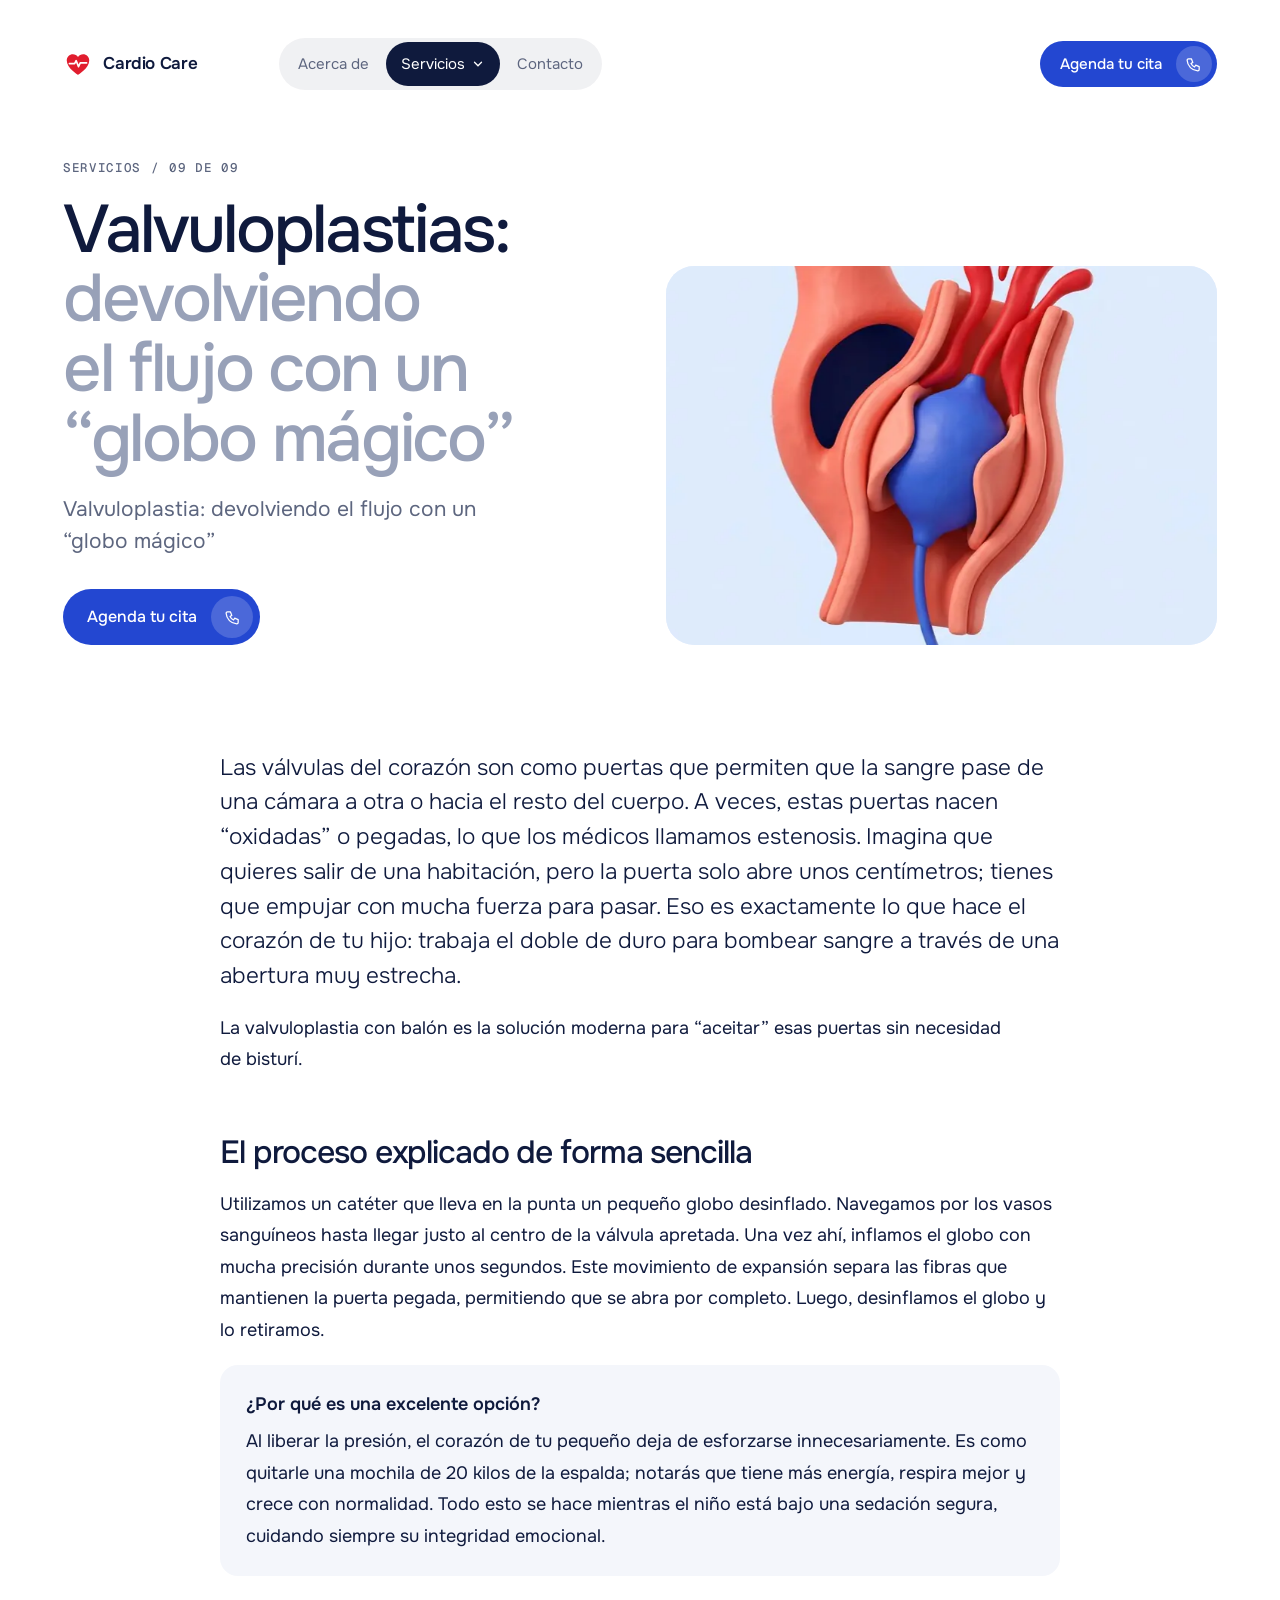
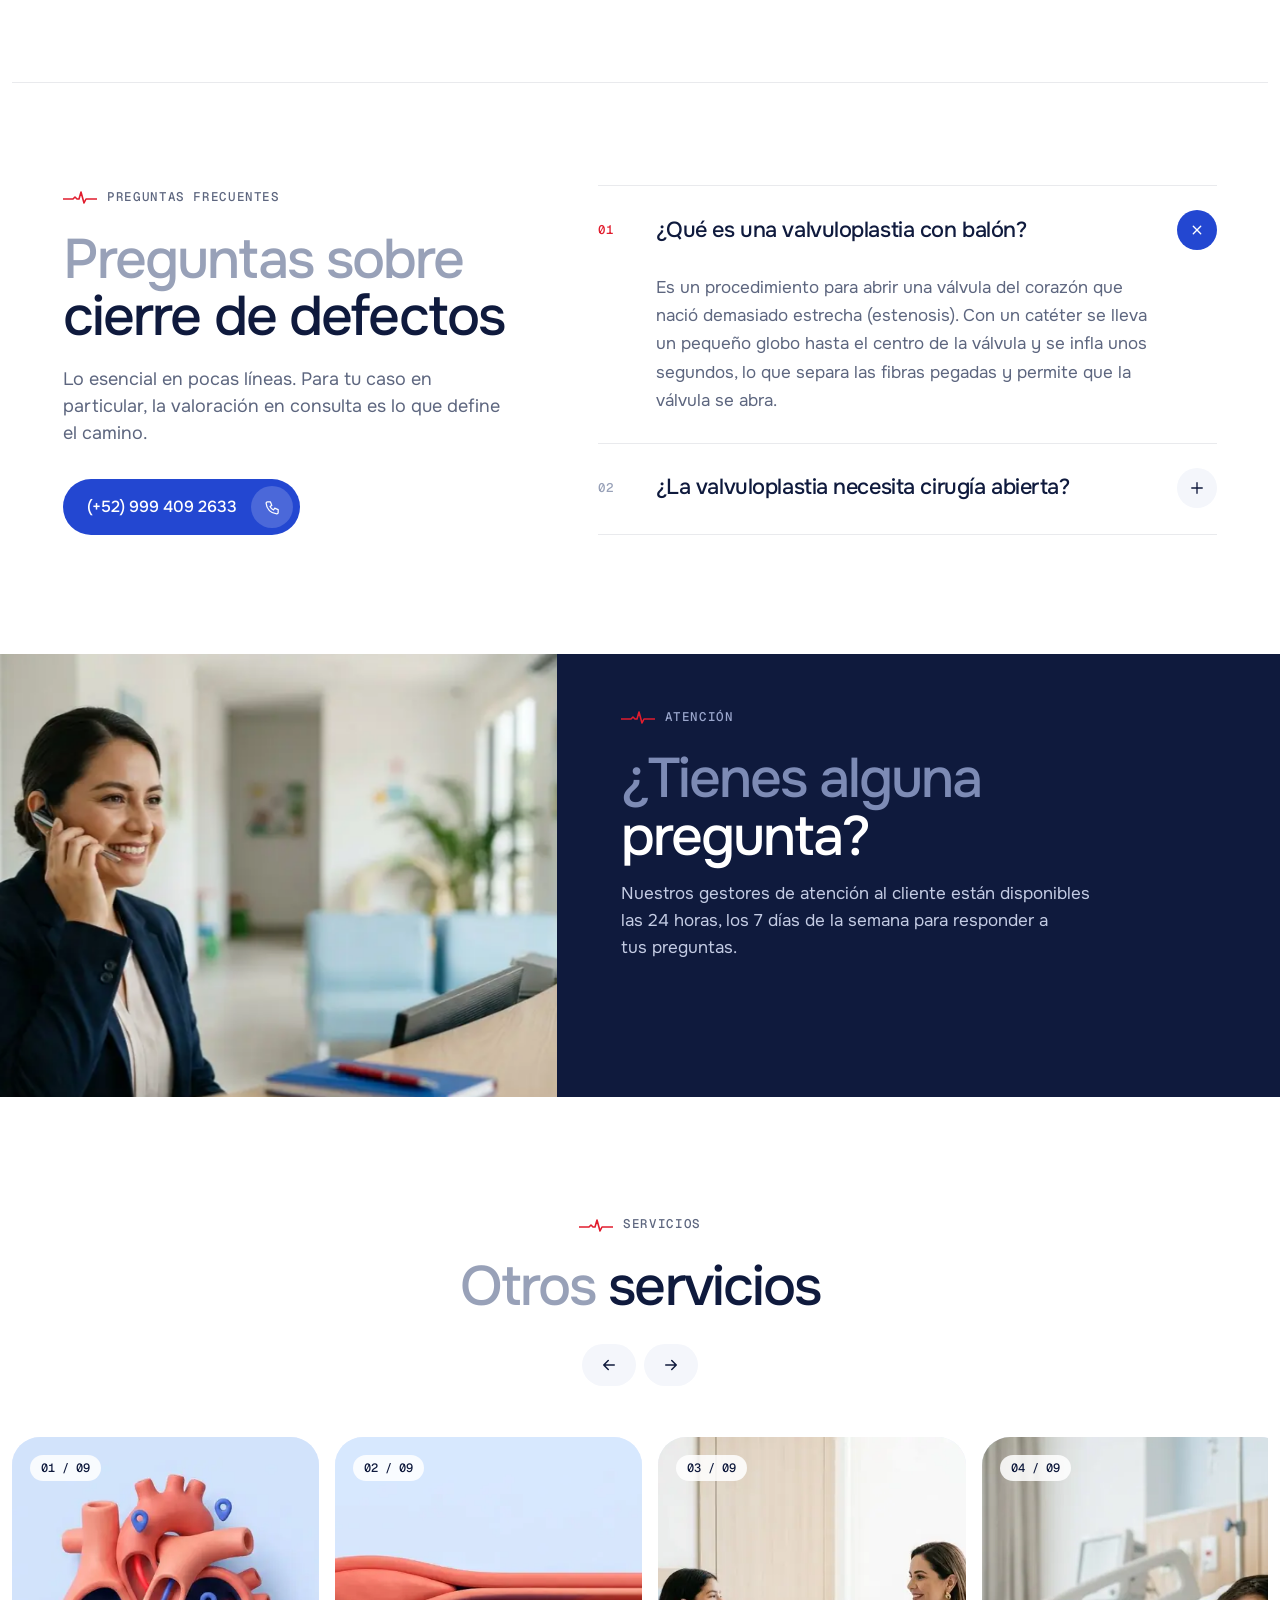
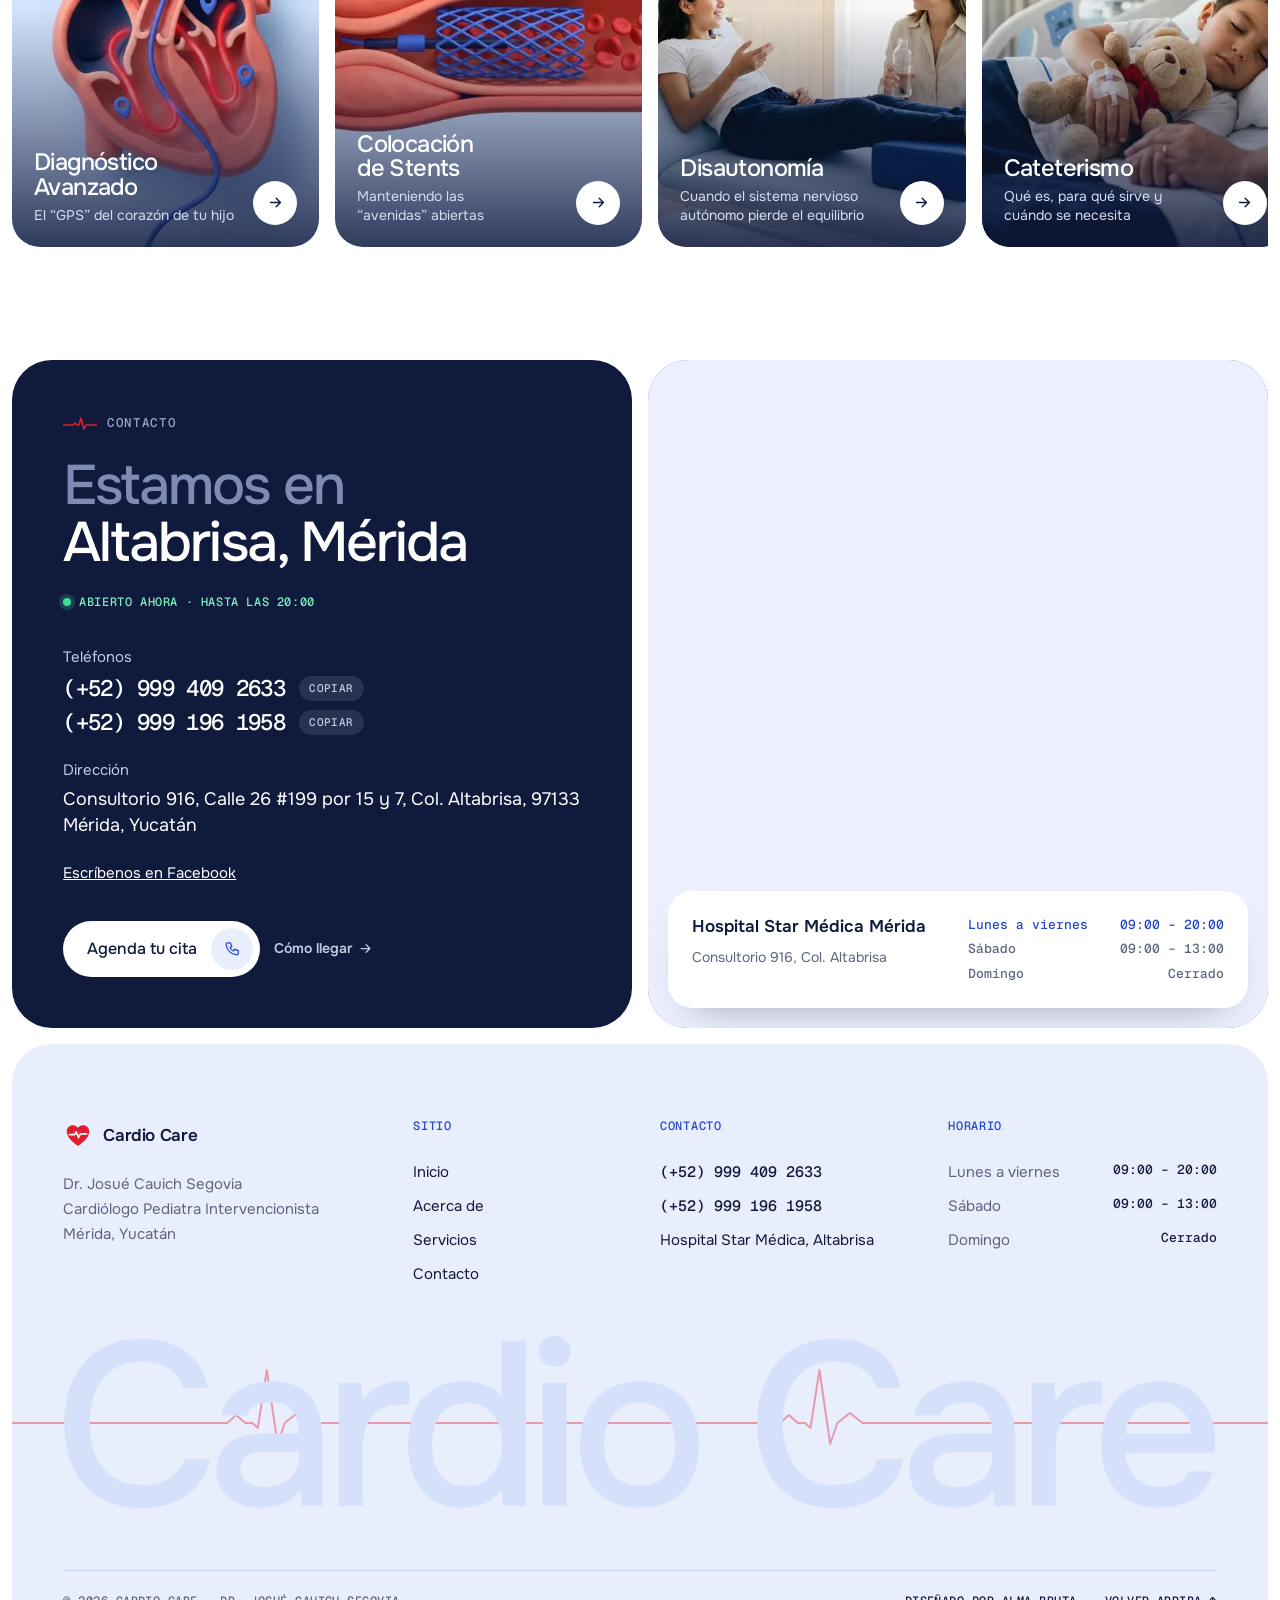
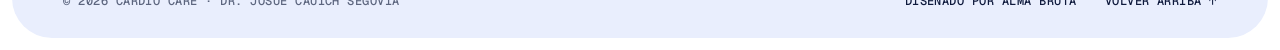
<file: servicios/cierre-de-defectos/index.html>
<!doctype html>
<html lang="es-MX">
<head>
<meta charset="utf-8">
<meta name="viewport" content="width=device-width, initial-scale=1, viewport-fit=cover">
<title>Cierre de defectos · Cardiólogo Pediatra en Mérida | Cardio Care</title>
<meta name="description" content="Cierre de defectos: Valvuloplastia: devolviendo el flujo con un globo mágico. Atención con el Dr. Josué Cauich Segovia, cardiólogo pediatra intervencionista…">
<meta name="robots" content="index, follow, max-image-preview:large, max-snippet:-1">
<link rel="canonical" href="https://cardiocare-sigma.vercel.app/servicios/cierre-de-defectos/">
<link rel="alternate" hreflang="es-MX" href="https://cardiocare-sigma.vercel.app/servicios/cierre-de-defectos/">
<meta name="author" content="Dr. Josué Cauich Segovia">
<meta name="geo.region" content="MX-YUC"><meta name="geo.placename" content="Mérida"><meta name="geo.position" content="21.0160689;-89.5849652"><meta name="ICBM" content="21.0160689, -89.5849652">
<meta name="theme-color" content="#2347D1">
<link rel="icon" href="/favicon.svg" type="image/svg+xml">
<link rel="apple-touch-icon" href="/apple-touch-icon.png">
<meta property="og:type" content="website">
<meta property="og:locale" content="es_MX">
<meta property="og:site_name" content="Cardio Care">
<meta property="og:title" content="Cierre de defectos · Cardiólogo Pediatra en Mérida | Cardio Care">
<meta property="og:description" content="Cierre de defectos: Valvuloplastia: devolviendo el flujo con un globo mágico. Atención con el Dr. Josué Cauich Segovia, cardiólogo pediatra intervencionista…">
<meta property="og:url" content="https://cardiocare-sigma.vercel.app/servicios/cierre-de-defectos/">
<meta property="og:image" content="https://cardiocare-sigma.vercel.app/img/il-valvula.webp">
<meta property="og:image:alt" content="Cierre de defectos · Cardiólogo Pediatra en Mérida | Cardio Care">
<meta name="twitter:card" content="summary_large_image">
<meta name="twitter:title" content="Cierre de defectos · Cardiólogo Pediatra en Mérida | Cardio Care">
<meta name="twitter:description" content="Cierre de defectos: Valvuloplastia: devolviendo el flujo con un globo mágico. Atención con el Dr. Josué Cauich Segovia, cardiólogo pediatra intervencionista…">
<meta name="twitter:image" content="https://cardiocare-sigma.vercel.app/img/il-valvula.webp">
<link rel="preload" as="font" type="font/woff2" href="/fonts/onest-latin.woff2" crossorigin>
<link rel="preload" as="font" type="font/woff2" href="/fonts/geist-mono-500-latin.woff2" crossorigin>
<script type="application/ld+json">{"@context": "https://schema.org", "@graph": [{"@type": "Physician", "@id": "https://cardiocare-sigma.vercel.app/#medico", "name": "Dr. Josué Cauich Segovia", "alternateName": "Cardio Care", "description": "Cardiólogo pediatra intervencionista en Mérida, Yucatán. Atiende a bebés, niños y adolescentes: soplos, arritmias, dolor de pecho, disautonomía, cardiopatías congénitas y cateterismo.", "url": "https://cardiocare-sigma.vercel.app/", "image": "https://cardiocare-sigma.vercel.app/img/dr2.webp", "logo": "https://cardiocare-sigma.vercel.app/favicon.svg", "medicalSpecialty": ["Pediatric", "Cardiovascular"], "telephone": "+529994092633", "priceRange": "$$", "isAcceptingNewPatients": true, "knowsLanguage": "es", "worksFor": {"@id": "https://cardiocare-sigma.vercel.app/#consultorio"}, "hospitalAffiliation": {"@type": "Hospital", "name": "Hospital Star Médica Mérida"}, "alumniOf": [{"@type": "CollegeOrUniversity", "name": "Instituto Nacional de Pediatría (UNAM)"}, {"@type": "CollegeOrUniversity", "name": "Instituto Nacional de Cardiología Ignacio Chávez"}], "memberOf": {"@type": "MedicalOrganization", "name": "Asociación Mexicana de Especialistas en Cardiopatías Congénitas (AMECC)"}, "hasCredential": [{"@type": "EducationalOccupationalCredential", "credentialCategory": "Certificación", "name": "Cardiología Pediátrica", "recognizedBy": {"@type": "Organization", "name": "Consejo Mexicano de Cardiología"}}, {"@type": "EducationalOccupationalCredential", "credentialCategory": "Certificación", "name": "Cardiología Intervencionista", "recognizedBy": {"@type": "Organization", "name": "Consejo Mexicano de Cardiología"}}, {"@type": "EducationalOccupationalCredential", "credentialCategory": "Certificación", "name": "Pediatría", "recognizedBy": {"@type": "Organization", "name": "Consejo Mexicano de Pediatría"}}], "knowsAbout": ["Cardiología pediátrica", "Cardiología intervencionista", "Cardiopatías congénitas", "Soplos cardiacos", "Arritmias", "Disautonomía", "Cateterismo cardiaco", "Valvuloplastia", "Stents"], "address": {"@type": "PostalAddress", "streetAddress": "Calle 26 #199 por 15 y 7, Consultorio 916, Hospital Star Médica", "addressLocality": "Mérida", "addressRegion": "Yucatán", "postalCode": "97133", "addressCountry": "MX"}, "geo": {"@type": "GeoCoordinates", "latitude": 21.0160689, "longitude": -89.5849652}, "hasMap": "https://www.google.com/maps/place/Hospital+Star+M%C3%A9dica+M%C3%A9rida/data=!4m2!3m1!1s0x0:0xc198ba75b83b93b2", "sameAs": ["https://www.google.com/maps/place/Dr+Josu%C3%A9+Cauich+Segovia+Cardi%C3%B3logo+Pediatra/@21.0160689,-89.5849652,17z/data=!4m8!3m7!1s0x8f5677212c8c126d:0xbca4947630c16ba3!8m2!3d21.0160689!4d-89.5849652!9m1!1b1!16s%2Fg%2F1pty506rj"], "openingHoursSpecification": [{"@type": "OpeningHoursSpecification", "dayOfWeek": ["Monday", "Tuesday", "Wednesday", "Thursday", "Friday"], "opens": "09:00", "closes": "20:00"}, {"@type": "OpeningHoursSpecification", "dayOfWeek": "Saturday", "opens": "09:00", "closes": "13:00"}], "areaServed": [{"@type": "City", "name": "Mérida"}, {"@type": "State", "name": "Yucatán"}], "availableService": [{"@type": "MedicalProcedure", "name": "Diagnóstico Avanzado", "url": "https://cardiocare-sigma.vercel.app/servicios/diagnostico-avanzado/"}, {"@type": "MedicalProcedure", "name": "Colocación de Stents", "url": "https://cardiocare-sigma.vercel.app/servicios/colocacion-de-stents/"}, {"@type": "MedicalTherapy", "name": "Disautonomía", "url": "https://cardiocare-sigma.vercel.app/servicios/disautonomia/"}, {"@type": "MedicalProcedure", "name": "Cateterismo", "url": "https://cardiocare-sigma.vercel.app/servicios/cateterismo/"}, {"@type": "MedicalTherapy", "name": "Dolor torácico", "url": "https://cardiocare-sigma.vercel.app/servicios/dolor-toracico/"}, {"@type": "MedicalTherapy", "name": "Cardiopatías Congénitas", "url": "https://cardiocare-sigma.vercel.app/servicios/cardiopatias-congenitas/"}, {"@type": "MedicalTherapy", "name": "Diagnóstico de Arritmias", "url": "https://cardiocare-sigma.vercel.app/servicios/diagnostico-de-arritmias/"}, {"@type": "MedicalTherapy", "name": "Soplos", "url": "https://cardiocare-sigma.vercel.app/servicios/soplos/"}, {"@type": "MedicalProcedure", "name": "Cierre de defectos", "url": "https://cardiocare-sigma.vercel.app/servicios/cierre-de-defectos/"}]}, {"@type": "MedicalClinic", "@id": "https://cardiocare-sigma.vercel.app/#consultorio", "name": "Cardio Care · Cardiología Pediátrica", "url": "https://cardiocare-sigma.vercel.app/", "image": "https://cardiocare-sigma.vercel.app/og.jpg", "telephone": "+529994092633", "medicalSpecialty": ["Pediatric", "Cardiovascular"], "address": {"@type": "PostalAddress", "streetAddress": "Calle 26 #199 por 15 y 7, Consultorio 916, Hospital Star Médica", "addressLocality": "Mérida", "addressRegion": "Yucatán", "postalCode": "97133", "addressCountry": "MX"}, "geo": {"@type": "GeoCoordinates", "latitude": 21.0160689, "longitude": -89.5849652}, "hasMap": "https://www.google.com/maps/place/Hospital+Star+M%C3%A9dica+M%C3%A9rida/data=!4m2!3m1!1s0x0:0xc198ba75b83b93b2", "openingHoursSpecification": [{"@type": "OpeningHoursSpecification", "dayOfWeek": ["Monday", "Tuesday", "Wednesday", "Thursday", "Friday"], "opens": "09:00", "closes": "20:00"}, {"@type": "OpeningHoursSpecification", "dayOfWeek": "Saturday", "opens": "09:00", "closes": "13:00"}], "containedInPlace": {"@type": "Hospital", "name": "Hospital Star Médica Mérida"}, "employee": {"@id": "https://cardiocare-sigma.vercel.app/#medico"}, "contactPoint": [{"@type": "ContactPoint", "telephone": "+529994092633", "contactType": "reservations", "areaServed": "MX", "availableLanguage": "es"}, {"@type": "ContactPoint", "telephone": "+529991961958", "contactType": "reservations", "areaServed": "MX", "availableLanguage": "es"}]}, {"@type": "WebSite", "@id": "https://cardiocare-sigma.vercel.app/#web", "url": "https://cardiocare-sigma.vercel.app/", "name": "Cardio Care", "inLanguage": "es-MX", "publisher": {"@id": "https://cardiocare-sigma.vercel.app/#consultorio"}}, {"@type": "FAQPage", "@id": "https://cardiocare-sigma.vercel.app/servicios/cierre-de-defectos/#preguntas", "url": "https://cardiocare-sigma.vercel.app/servicios/cierre-de-defectos/", "inLanguage": "es-MX", "mainEntity": [{"@type": "Question", "name": "¿Qué es una valvuloplastia con balón?", "acceptedAnswer": {"@type": "Answer", "text": "Es un procedimiento para abrir una válvula del corazón que nació demasiado estrecha (estenosis). Con un catéter se lleva un pequeño globo hasta el centro de la válvula y se infla unos segundos, lo que separa las fibras pegadas y permite que la válvula se abra."}}, {"@type": "Question", "name": "¿La valvuloplastia necesita cirugía abierta?", "acceptedAnswer": {"@type": "Answer", "text": "No. Se hace por cateterismo, a través de los vasos sanguíneos y sin bisturí en el pecho, de modo que el corazón deja de trabajar el doble para bombear la sangre."}}]}, {"@type": "BreadcrumbList", "itemListElement": [{"@type": "ListItem", "position": 1, "name": "Inicio", "item": "https://cardiocare-sigma.vercel.app/"}, {"@type": "ListItem", "position": 2, "name": "Servicios", "item": "https://cardiocare-sigma.vercel.app/#servicios"}, {"@type": "ListItem", "position": 3, "name": "Cierre de defectos", "item": "https://cardiocare-sigma.vercel.app/servicios/cierre-de-defectos/"}]}, {"@type": "MedicalWebPage", "url": "https://cardiocare-sigma.vercel.app/servicios/cierre-de-defectos/", "name": "Cierre de defectos · Cardiólogo Pediatra en Mérida | Cardio Care", "description": "Cierre de defectos: Valvuloplastia: devolviendo el flujo con un globo mágico. Atención con el Dr. Josué Cauich Segovia, cardiólogo pediatra intervencionista…", "about": {"@id": "https://cardiocare-sigma.vercel.app/#medico"}, "inLanguage": "es-MX", "isPartOf": {"@id": "https://cardiocare-sigma.vercel.app/#web"}, "reviewedBy": {"@id": "https://cardiocare-sigma.vercel.app/#medico"}, "lastReviewed": "2026-11-27", "audience": {"@type": "PeopleAudience", "audienceType": "Padres y madres de pacientes pediátricos"}, "specialty": "Pediatric"}]}</script>
<style>
/* Respaldo con las medidas de Onest: mientras carga la fuente, el texto ocupa lo mismo y nada salta. */
@font-face{font-family:"Onest";font-style:normal;font-weight:300 600;font-display:swap;src:url(/fonts/onest-latin.woff2) format("woff2")}
@font-face{font-family:"Geist Mono";font-style:normal;font-weight:500;font-display:swap;src:url(/fonts/geist-mono-500-latin.woff2) format("woff2")}
@font-face{font-family:"Onest fb";src:local("Arial"),local("ArialMT"),local("Liberation Sans"),local("Helvetica");size-adjust:104.5%;ascent-override:93.9%;descent-override:30%;line-gap-override:0%}
/* Dirección E: paneles redondeados sobre gris hielo, doctor recortado, títulos en dos tonos,
   lecturas tipo monitor en mono y un trazo de ECG como hilo conductor. Serio, cálido y propio de cardiología. */
:root{
  --c:#2347D1; --c-d:#8AA4FF; --n:#0F1A3D; --r:#E11D2E; --r-d:#FF5C67; --ice:#E9EEFD; --heart-bg:#DEEAFD;
  --bg:#FFFFFF; --panel:#FFFFFF; --soft:#F4F6FB; --ink:#0F1A3D; --gray:#98A1B8; --mut:#5D667F; --line:rgba(15,26,61,.09);
  --primary:var(--c); --on-primary:#fff;
  --f:"Onest","Onest fb","Segoe UI",system-ui,sans-serif; --m:"Geist Mono",ui-monospace,monospace;
  --glow:#D9E2FB; --hero-a:#F7F8FB; --hero-b:#E8ECF5;
  --rad:40px; --rad-m:28px; --rad-s:18px; --gap:16px;
  --ease:cubic-bezier(.22,1,.36,1);
  --wrap:1408px;
  color-scheme:light;
}
@media (prefers-color-scheme: dark){ :root:not([data-theme="light"]){
  --bg:#0A0D18; --panel:#121729; --soft:#171D33; --ink:#EEF1FA; --gray:#6F7894; --mut:#A3AAC2; --line:rgba(255,255,255,.08);
  --ice:#1A2342; --heart-bg:#1A2342; --primary:var(--c-d); --on-primary:#0A1030; color-scheme:dark; --glow:rgba(35,71,209,.28); --hero-a:#121729; --hero-b:#0A0D18; } }
:root[data-theme="dark"]{
  --bg:#0A0D18; --panel:#121729; --soft:#171D33; --ink:#EEF1FA; --gray:#6F7894; --mut:#A3AAC2; --line:rgba(255,255,255,.08);
  --ice:#1A2342; --heart-bg:#1A2342; --primary:var(--c-d); --on-primary:#0A1030; color-scheme:dark; --glow:rgba(35,71,209,.28); --hero-a:#121729; --hero-b:#0A0D18; }

*{box-sizing:border-box}
html{scroll-behavior:smooth;scroll-padding-top:100px}
body{margin:0;background:var(--bg);color:var(--ink);font-family:var(--f);font-size:17px;line-height:1.6;-webkit-font-smoothing:antialiased}
h1,h2,h3,h4{font-weight:500;letter-spacing:-.035em;line-height:1.04;margin:0;text-wrap:balance}
p{margin:0;text-wrap:pretty}
a{color:inherit}
img{display:block;max-width:100%}
[hidden]{display:none!important}
:focus-visible{outline:3px solid var(--primary);outline-offset:3px;border-radius:8px}
.gr{color:var(--gray)}
.mono{font-family:var(--m)}
.sr{position:absolute;width:1px;height:1px;overflow:hidden;clip:rect(0 0 0 0);white-space:nowrap}
.skip{position:absolute;left:16px;top:-60px;background:var(--primary);color:#fff;padding:10px 14px;border-radius:12px;z-index:90;text-decoration:none}
.skip:focus{top:12px}
.shell{max-width:var(--wrap);margin-inline:auto;padding:12px max(12px,env(safe-area-inset-right)) 12px max(12px,env(safe-area-inset-left))}
.panel{background:var(--panel);border-radius:var(--rad);position:relative;overflow:hidden}
#main > * + *{margin-top:var(--gap)}
.in{padding-inline:clamp(22px,4vw,56px)}

/* etiqueta con latido */
.lbl{display:inline-flex;align-items:center;gap:10px;font:500 12.5px/1 var(--m);letter-spacing:.05em;text-transform:uppercase;color:var(--mut)}
.lbl::before{content:"";width:34px;height:14px;flex-shrink:0;background:url("data:image/svg+xml,%3Csvg xmlns='http://www.w3.org/2000/svg' viewBox='0 0 34 14'%3E%3Cpath d='M0 9h10l2-2 2 2h2l2-7 3 11 2-4h11' fill='none' stroke='%23E11D2E' stroke-width='1.6' stroke-linejoin='round'/%3E%3C/svg%3E") no-repeat}
.h2{font-size:clamp(34px,2.2rem + 1.6vw,58px);margin-top:18px}

/* botones */
.btn{display:inline-flex;align-items:center;gap:14px;background:var(--c);color:#fff;border-radius:999px;padding:7px 7px 7px 24px;font:500 16px/1 var(--f);text-decoration:none;border:0;cursor:pointer;white-space:nowrap;transition:transform .4s var(--ease),background-color .3s}
.btn .bi{width:42px;height:42px;border-radius:50%;background:rgba(255,255,255,.18);display:grid;place-items:center;transition:transform .5s var(--ease)}
.btn .bi svg{width:17px;height:17px}
.btn:hover .bi{transform:rotate(90deg)}
.btn:active{transform:scale(.98)}
.btn.w{background:#fff;color:var(--n)} .btn.w .bi{background:var(--ice);color:var(--c)}
.btn.red{background:var(--r)}
.link{font-weight:600;font-size:14px;text-decoration:none;display:inline-flex;gap:6px;align-items:center}
.link:hover{color:var(--primary)}

/* ---------- nav ---------- */
.top{position:sticky;top:0;z-index:50;pointer-events:none;height:0}
.nav{pointer-events:auto;position:absolute;left:0;right:0;top:12px;display:flex;align-items:center;gap:18px;padding:14px clamp(22px,4vw,56px);border-radius:999px;transition:background-color .4s,box-shadow .4s,top .4s var(--ease)}
.top.scrolled .nav{background:color-mix(in oklab,var(--panel) 82%,transparent);backdrop-filter:blur(16px) saturate(1.4);-webkit-backdrop-filter:blur(16px) saturate(1.4);box-shadow:0 0 0 1px var(--line),0 18px 40px -26px rgba(15,26,61,.4);top:12px;margin-inline:0}
.logo{display:flex;align-items:center;gap:10px;font-weight:600;font-size:17px;letter-spacing:-.02em;text-decoration:none;flex-shrink:0}
.logo svg{width:30px;height:30px}
.menu{display:flex;gap:2px;list-style:none;padding:4px;margin:0 0 0 clamp(20px,5vw,80px);font-size:15px;background:color-mix(in oklab,var(--ink) 6%,transparent);border-radius:999px}
.menu a,.menu button{display:inline-flex;align-items:center;gap:6px;padding:10px 15px;border-radius:999px;text-decoration:none;color:var(--mut);background:none;border:0;font:inherit;cursor:pointer;transition:background-color .3s,color .3s}
.menu a:hover,.menu button:hover{color:var(--ink)}
.menu [aria-current="page"],.menu [aria-current="page"]:hover{background:var(--ink);color:var(--panel)}
.nav .r{margin-left:auto;display:flex;gap:10px;align-items:center}
.nav .tel{font:500 14px/1 var(--m);color:var(--mut);text-decoration:none;margin-right:6px}
.pillw{background:var(--panel);color:var(--ink);padding:13px 18px;border-radius:999px;font-weight:500;font-size:15px;text-decoration:none;box-shadow:0 1px 2px rgba(15,26,61,.08)}
.circ{width:46px;height:46px;border-radius:50%;background:var(--c);color:#fff;display:grid;place-items:center;flex-shrink:0;border:0;cursor:pointer}
.circ svg{width:18px;height:18px}
.burger{display:none}
.chev{width:14px;height:14px;transition:rotate .3s var(--ease)}
.has-mega{position:relative}
.mega{position:absolute;top:calc(100% + 14px);left:50%;translate:-50% 0;width:min(820px,92vw);background:var(--panel);border-radius:var(--rad-m);box-shadow:0 0 0 1px var(--line),0 40px 80px -40px rgba(15,26,61,.5);padding:10px;display:grid;grid-template-columns:repeat(3,1fr);gap:4px;opacity:0;visibility:hidden;transform:translateY(-6px);transition:opacity .25s,transform .4s var(--ease),visibility .25s}
.has-mega.open .mega{opacity:1;visibility:visible;transform:none}
.has-mega.open .chev{rotate:180deg}
.mega a{display:grid;grid-template-columns:64px 1fr;gap:12px;align-items:center;padding:8px;border-radius:16px;text-decoration:none;font-size:14px;font-weight:500;line-height:1.25;color:var(--ink)}
.mega a small{display:block;color:var(--mut);font-weight:400;font-size:12px;margin-top:3px}
.mega a img{width:64px;height:48px;border-radius:10px;object-fit:cover;background:var(--ice)}
.mega a:hover{background:var(--soft)}
.drawer{position:fixed;inset:0;z-index:80;background:var(--panel);padding:20px 20px calc(env(safe-area-inset-bottom) + 24px);overflow:auto;display:flex;flex-direction:column;gap:4px}
.drawer .row{display:flex;justify-content:space-between;align-items:center;margin-bottom:16px}
.drawer > a.big,.drawer > span.big{font-size:32px;font-weight:500;letter-spacing:-.03em;text-decoration:none;padding:6px 0}
.drawer .svc{display:grid;grid-template-columns:1fr 1fr;gap:2px 14px;padding:4px 0 14px}
.drawer .svc a{color:var(--mut);text-decoration:none;padding:7px 0;font-size:15px}
.drawer .btn{margin-top:auto;align-self:flex-start}

/* ---------- hero ---------- */
.hero{min-height:min(880px,100svh);background:radial-gradient(60% 70% at 72% 62%,color-mix(in oklab,var(--c) 14%,transparent) 0%,transparent 70%),linear-gradient(180deg,color-mix(in oklab,var(--panel) 70%,var(--bg)),var(--bg));display:grid;grid-template-columns:minmax(0,1.05fr) minmax(0,.95fr);align-items:stretch}
.hero{background:radial-gradient(60% 70% at 72% 62%,var(--glow) 0%,transparent 70%),linear-gradient(180deg,var(--hero-a),var(--hero-b))}
.stars svg{width:16px;height:16px;display:inline-block;vertical-align:-2px}
.phead .media.tall{aspect-ratio:4/5;max-height:640px;justify-self:end;width:min(100%,520px)}
.phead .media.tall img{object-position:50% 20%}
.prose p.callout{font-weight:400}
.tech .stage .co .link{color:var(--ink)}
.hero .t{padding:150px clamp(22px,4vw,56px) 52px;display:flex;flex-direction:column;position:relative;z-index:3}
.hero h1{font-size:clamp(42px,2rem + 3.4vw,78px);margin-top:22px;max-width:12.5ch}
.hero .lead{font-size:clamp(17px,1rem + .3vw,19px);line-height:1.55;color:var(--mut);margin-top:24px;max-width:440px}
.hero .ct{margin-top:34px;display:flex;gap:16px;align-items:center;flex-wrap:wrap}
.hero .ct .alt{font-size:15px;color:var(--mut)}
.hero .ct .alt a{font-family:var(--m);color:var(--ink);text-decoration:none}
.nums{display:flex;gap:clamp(28px,4vw,56px);margin-top:auto;padding-top:56px;flex-wrap:wrap}
.nums b{font:500 clamp(38px,1.6rem + 1.6vw,52px)/1 var(--m);letter-spacing:-.05em;display:block}
.nums b sup{font-size:.4em;color:var(--r);vertical-align:top;margin-left:2px}
.nums span{font:500 12px/1.3 var(--m);letter-spacing:.04em;text-transform:uppercase;color:var(--mut);display:block;margin-top:9px}
.hero .v{position:relative;min-height:520px}
.hero .doc{position:absolute;bottom:0;left:50%;translate:-52% 0;height:min(94%,800px);width:auto;max-width:none;z-index:2}
.rings{position:absolute;left:50%;top:60%;width:1000px;height:1000px;translate:-50% -50%;border-radius:50%;border:1px solid color-mix(in oklab,var(--c) 12%,transparent);z-index:0}
.rings::before,.rings::after{content:"";position:absolute;inset:140px;border-radius:50%;border:1px solid color-mix(in oklab,var(--c) 12%,transparent)}
.rings::after{inset:280px}
.hero .ecg{position:absolute;left:0;right:0;bottom:170px;height:110px;width:100%;z-index:1;pointer-events:none}
.ecg path{fill:none;stroke:var(--r);stroke-opacity:.75;stroke-width:2;stroke-linejoin:round;stroke-dasharray:3200;stroke-dashoffset:0}
@media (prefers-reduced-motion:no-preference){.ecg.draw path{animation:trace 3s var(--ease) both .4s}}
@keyframes trace{from{stroke-dashoffset:3200}}
.float{position:absolute;z-index:4;display:flex;align-items:center;gap:12px;background:color-mix(in oklab,var(--panel) 74%,transparent);backdrop-filter:blur(14px);-webkit-backdrop-filter:blur(14px);border:1px solid color-mix(in oklab,var(--panel) 90%,transparent);padding:10px 18px 10px 10px;border-radius:999px;font-size:14px;line-height:1.3;box-shadow:0 20px 40px -24px rgba(15,26,61,.35);white-space:nowrap}
.float .ic{width:40px;height:40px;border-radius:50%;display:grid;place-items:center;background:var(--ice);color:var(--c);flex-shrink:0}
.float .ic svg{width:18px;height:18px}
.float b{font-weight:600;display:block}
.f1{right:3%;top:41%}.f2{left:-4%;top:56%}.f3{right:2%;top:72%}
@media (prefers-reduced-motion:no-preference){.float{animation:bob 7s ease-in-out infinite}.f2{animation-delay:-2s}.f3{animation-delay:-4s}}
@keyframes bob{50%{transform:translateY(-6px)}}

/* banda */
.band{background:var(--c);color:#fff;border-radius:var(--rad);padding:clamp(26px,3vw,40px) clamp(22px,4vw,56px);display:flex;align-items:center;gap:clamp(20px,3vw,40px);overflow:hidden}
.band small{font:500 12px/1.3 var(--m);text-transform:uppercase;letter-spacing:.06em;color:#C9D4FF;flex-shrink:0}
.band ul{list-style:none;margin:0;padding:0;display:flex;align-items:center;gap:20px;flex-wrap:wrap;font-size:clamp(20px,1rem + 1vw,28px);font-weight:300;letter-spacing:-.03em}
.band li{display:flex;align-items:center;gap:20px}
.band li + li::before{content:"";width:40px;height:16px;background:url("data:image/svg+xml,%3Csvg xmlns='http://www.w3.org/2000/svg' viewBox='0 0 40 16'%3E%3Cpath d='M0 10h12l2-2 2 2h2l3-8 3 13 2-5h14' fill='none' stroke='%23fff' stroke-opacity='.7' stroke-width='1.6' stroke-linejoin='round'/%3E%3C/svg%3E") no-repeat}

/* ---------- carrusel servicios ---------- */
.svc{padding:clamp(64px,8vw,100px) 0 clamp(56px,7vw,90px)}
.center{text-align:center}
.arrows{display:flex;gap:8px;justify-content:center;margin-top:28px}
.arrows button{width:54px;height:42px;border-radius:999px;background:var(--soft);display:grid;place-items:center;border:0;color:var(--ink);cursor:pointer;transition:background-color .3s,color .3s}
.arrows button:hover{background:var(--c);color:#fff}
.arrows svg{width:18px;height:18px}
.arrows .prev svg{rotate:180deg}
.car{display:flex;gap:var(--gap);margin-top:clamp(32px,4vw,56px);overflow-x:auto;scroll-snap-type:x mandatory;padding:0 clamp(22px,4vw,56px) 8px;scroll-padding-inline:clamp(22px,4vw,56px);scrollbar-width:none}
.car::-webkit-scrollbar{display:none}
.sc{position:relative;flex-shrink:0;width:clamp(260px,24vw,330px);height:clamp(360px,32vw,440px);border-radius:var(--rad-m);overflow:hidden;background:var(--ice);scroll-snap-align:start;text-decoration:none;color:#fff;isolation:isolate}
.sc.big{width:clamp(300px,38vw,520px)}
.sc img{position:absolute;inset:0;width:100%;height:100%;object-fit:cover;z-index:-1;transition:transform .9s var(--ease)}
.sc:hover img{transform:scale(1.05)}
.sc::after{content:"";position:absolute;inset:0;z-index:-1;background:linear-gradient(180deg,rgba(15,26,61,0) 42%,rgba(15,26,61,.84))}
.sc .n{position:absolute;top:18px;left:18px;font:500 12px/1 var(--m);color:var(--n);background:rgba(255,255,255,.85);padding:7px 11px;border-radius:999px}
.sc .tx{position:absolute;left:22px;right:22px;bottom:22px;display:flex;justify-content:space-between;align-items:flex-end;gap:14px}
.sc h3{font-size:clamp(21px,1rem + .6vw,26px);letter-spacing:-.025em}
.sc p{font-size:14px;color:#D5DCF3;margin-top:6px;line-height:1.35}
.ar{width:44px;height:44px;border-radius:50%;background:#fff;color:var(--n);display:grid;place-items:center;flex-shrink:0;transition:rotate .5s var(--ease),background-color .3s}
.ar svg{width:17px;height:17px}
.sc:hover .ar{rotate:-45deg;background:var(--c);color:#fff}

/* ---------- corazón con anotaciones ---------- */
.tech{padding:clamp(64px,8vw,100px) clamp(22px,4vw,56px) clamp(64px,8vw,110px);background:var(--heart-bg)}
.tech .hd{display:flex;justify-content:space-between;align-items:flex-end;gap:24px 60px;flex-wrap:wrap}
.tech .sub{font-size:18px;color:var(--mut);max-width:440px;line-height:1.5}
.stage{position:relative;height:760px;margin-top:10px}
.stage .ring{position:absolute;left:50%;top:50%;border-radius:50%;border:1px solid color-mix(in oklab,var(--c) 16%,transparent);translate:-50% -50%}
.stage .ring.d{border-style:dashed}
.stage > img{position:absolute;left:50%;top:50%;width:min(860px,72%);translate:-50% -50%;-webkit-mask-image:radial-gradient(closest-side,#000 78%,transparent);mask-image:radial-gradient(closest-side,#000 78%,transparent)}
.co{position:absolute;width:270px;text-decoration:none}
.co .tg{font:500 11px/1 var(--m);letter-spacing:.05em;text-transform:uppercase;color:var(--c);padding-left:20px;display:block;margin-bottom:8px}
.co b{display:flex;align-items:center;gap:10px;font-weight:600;font-size:18px;letter-spacing:-.02em}
.co b::before{content:"";width:10px;height:10px;border-radius:50%;background:var(--panel);border:3px solid var(--ink);flex-shrink:0}
.co.red b::before{border-color:var(--r)}
.co p{font-size:14px;color:var(--mut);margin-top:8px;line-height:1.45;padding-left:20px}
.co .link{padding-left:20px;margin-top:10px}
.co:hover b{color:var(--c)}
.c1{left:3%;top:18%}.c2{right:3%;top:12%}.c3{left:8%;top:64%}.c4{right:1%;top:60%}

/* ---------- doctor ---------- */
.about{display:grid;grid-template-columns:minmax(0,1fr) minmax(300px,460px)}
.about .t{padding:clamp(56px,7vw,90px) clamp(22px,4vw,56px)}
.about blockquote{font-size:clamp(19px,1rem + .4vw,22px);line-height:1.5;margin:28px 0 0;max-width:620px;font-weight:300}
.about .who{margin-top:20px;font-size:15px;color:var(--mut)}
.about .who b{color:var(--ink);font-weight:600}
.about .ph{position:relative;min-height:440px;background:var(--ice)}
.about .ph img{position:absolute;inset:0;width:100%;height:100%;object-fit:cover;object-position:70% 25%}
.about .ph .float{left:auto;top:auto;right:24px;bottom:24px;animation:none;background:rgba(15,26,61,.78);border-color:rgba(255,255,255,.12);color:#fff}
.about .ph .float .ic{background:rgba(255,255,255,.12);color:#fff}
.steps{list-style:none;padding:0;margin:52px 0 0;display:grid;grid-template-columns:repeat(4,minmax(0,1fr));gap:24px;position:relative}
.steps::before{content:"";position:absolute;left:22px;right:40px;top:22px;height:1px;background:var(--line)}
.steps li{position:relative}
.steps .k{width:44px;height:44px;border-radius:50%;background:var(--panel);border:1px solid color-mix(in oklab,var(--ink) 18%,transparent);display:grid;place-items:center;font:500 15px/1 var(--m)}
.steps small{display:block;font:500 11.5px/1.3 var(--m);letter-spacing:.04em;text-transform:uppercase;color:var(--c);margin-top:18px}
.steps h3{font-size:19px;margin-top:6px;letter-spacing:-.02em}
.steps p{font-size:14px;color:var(--mut);margin-top:6px;line-height:1.45}

/* ---------- para papás (minimal) ---------- */
.papas{display:grid;grid-template-columns:minmax(0,420px) minmax(0,1fr);gap:clamp(32px,5vw,72px);padding:clamp(56px,7vw,90px) clamp(22px,4vw,56px);align-items:center}
.papas p.sub{font-size:18px;color:var(--mut);line-height:1.5;margin-top:20px}
.strips{display:grid}
.lane{display:grid;grid-template-columns:110px minmax(0,1fr) 140px;align-items:center;gap:20px;min-height:72px}
.lane span{font:500 12px/1.2 var(--m);text-transform:uppercase;letter-spacing:.04em;color:var(--mut)}
.lane svg{width:100%;height:40px;overflow:visible}
.lane svg path{fill:none;stroke-width:1.4;stroke-linejoin:round;stroke-linecap:round}
.lane b{font:500 24px/1 var(--m);text-align:right;letter-spacing:-.04em;font-variant-numeric:tabular-nums}
.lane b i{font-style:normal;font-size:11px;color:var(--mut);margin-left:4px;letter-spacing:0}
.strips .note{display:flex;justify-content:space-between;gap:16px;font:500 11px/1.3 var(--m);text-transform:uppercase;letter-spacing:.05em;color:var(--gray);padding-top:16px}
.lg{display:flex;gap:18px;flex-wrap:wrap}
.lg span{display:inline-flex;align-items:center;gap:8px}
.lg span::before{content:"";width:14px;height:2px;background:currentColor}

/* ---------- reseñas ---------- */
.rev{padding:clamp(64px,8vw,100px) 0 clamp(64px,8vw,110px)}
.score{display:inline-flex;align-items:center;justify-content:center;flex-wrap:wrap;gap:8px 14px;margin-top:22px;font-size:15px;color:var(--mut);text-decoration:none}
.score b{font:500 34px/1 var(--m);color:var(--ink);letter-spacing:-.04em}
.stars{color:#F5A524;letter-spacing:2px;white-space:nowrap}
.rc{display:flex;gap:var(--gap);margin-top:clamp(36px,4vw,56px);overflow-x:auto;scroll-snap-type:x mandatory;padding:0 clamp(22px,4vw,56px) 24px;scroll-padding-inline:clamp(22px,4vw,56px);scrollbar-width:none;align-items:center}
.rc::-webkit-scrollbar{display:none}
.rv{flex-shrink:0;scroll-snap-align:center!important;width:min(400px,80vw);transition:background-color .5s var(--ease),color .5s var(--ease),box-shadow .5s var(--ease);user-select:none;background:var(--soft);border-radius:var(--rad-m);padding:30px;font-size:16px;line-height:1.55;scroll-snap-align:start;margin:0}
.rv.on{background:var(--n);color:#fff;box-shadow:0 30px 60px -30px rgba(15,26,61,.6)}
.rv blockquote{margin:0}
.rv figcaption{display:flex;align-items:center;gap:12px;margin-top:22px;font-size:14px}
.rv .av{width:40px;height:40px;border-radius:12px;background:var(--ice);color:var(--c);display:grid;place-items:center;font-weight:600;flex-shrink:0}
.rv.on .av{background:var(--c);color:#fff}
.rv figcaption span span{display:block;color:var(--mut);font-size:12px;font-family:var(--m);text-transform:uppercase;letter-spacing:.04em;margin-top:2px}
.rv.on figcaption span span{color:#AEB6D0}

/* ---------- contacto ---------- */
.cta{display:grid;grid-template-columns:minmax(0,1fr) minmax(0,1fr);gap:var(--gap)}
.cta .l{background:var(--n);color:#fff;border-radius:var(--rad);padding:clamp(32px,4vw,56px);display:flex;flex-direction:column;justify-content:space-between;gap:36px;min-height:560px}
.cta .lbl{color:#9AA6CC}
.cta h2 .gr{color:#7D8BB5}
.live{display:inline-flex;align-items:center;gap:8px;font:500 12px/1 var(--m);letter-spacing:.05em;text-transform:uppercase;margin-top:24px}
.live i{width:8px;height:8px;border-radius:50%}
.live.open{color:#7EF0BD}.live.open i{background:#3DDC97;box-shadow:0 0 0 4px rgba(61,220,151,.2)}
.live.closed{color:#AEB6D0}.live.closed i{background:#AEB6D0}
.rows{display:grid;gap:22px;font-size:15px;color:#C3CBE3;margin-top:30px}
.rows .ph{display:grid;grid-template-columns:auto auto;justify-content:start;align-items:center;gap:8px 14px;margin-top:6px}
.rows .ph a{font:500 clamp(20px,1rem + .5vw,24px)/1.2 var(--m);color:#fff;text-decoration:none;letter-spacing:-.03em}
.copy{font:500 11px/1 var(--m);text-transform:uppercase;letter-spacing:.04em;color:#C3CBE3;background:rgba(255,255,255,.1);border:0;border-radius:999px;padding:7px 10px;cursor:pointer}
.copy:hover{background:rgba(255,255,255,.18);color:#fff}
.rows .ad{display:block;color:#fff;font-size:18px;line-height:1.45;margin-top:4px}
.rows .fb{color:#fff}
.map{border-radius:var(--rad);overflow:hidden;position:relative;background:var(--soft);min-height:560px}
.map iframe{position:absolute;inset:0;width:100%;height:100%;border:0;filter:saturate(.8) contrast(1.02)}
.map .card{position:absolute;left:20px;right:20px;bottom:20px;background:var(--panel);border-radius:24px;padding:22px 24px;display:grid;grid-template-columns:1fr 1fr;gap:20px;font-size:14px;color:var(--mut);box-shadow:0 20px 40px -24px rgba(15,26,61,.4)}
.map .card b{display:block;color:var(--ink);font-size:17px;font-weight:600;margin-bottom:6px}
.map .card .h{display:flex;justify-content:space-between;gap:10px;padding:3px 0;font:500 13px/1.4 var(--m)}
.map .card .h.today{color:var(--c)}
.foot{position:relative;min-height:300px;overflow:hidden;border-radius:var(--rad);background:var(--panel);padding:40px clamp(22px,4vw,56px);display:flex;justify-content:space-between;gap:16px;flex-wrap:wrap;font-size:14px;color:var(--mut)}
.foot nav{display:flex;gap:18px;flex-wrap:wrap}
.foot a{text-decoration:none}.foot a:hover{color:var(--ink)}
.foot .wm{position:absolute;left:24px;bottom:-.22em;font-size:clamp(90px,17vw,250px);font-weight:500;letter-spacing:-.06em;color:var(--bg);white-space:nowrap;line-height:1;pointer-events:none}
.foot .ecg{position:absolute;left:0;bottom:22%;width:100%;height:90px}
.foot .ecg path{stroke-opacity:.45}

/* barra de llamada */
.dock{position:fixed;left:50%;bottom:calc(env(safe-area-inset-bottom) + 16px);translate:-50% 0;z-index:45;display:flex;align-items:center;gap:16px;background:rgba(15,26,61,.92);backdrop-filter:blur(12px);-webkit-backdrop-filter:blur(12px);color:#fff;border-radius:999px;padding:7px 7px 7px 8px;box-shadow:0 20px 40px -14px rgba(15,26,61,.55);transition:transform .6s var(--ease),opacity .4s;max-width:calc(100% - 24px)}
.dock.off{transform:translateY(150%);opacity:0;pointer-events:none}
.dock .hb{width:40px;height:40px;border-radius:50%;background:var(--r);display:grid;place-items:center;flex-shrink:0}
.dock .hb svg{width:18px;height:18px}
@media (prefers-reduced-motion:no-preference){.dock .hb svg{animation:beat 1.4s infinite}}
@keyframes beat{0%,100%{transform:scale(1)}14%{transform:scale(1.22)}28%{transform:scale(1)}42%{transform:scale(1.12)}}
.dock span.q{font-size:14px;color:#C3CBE3;white-space:nowrap}
.dock .btn{padding:5px 5px 5px 18px;font-size:15px}
.dock .btn .bi{width:36px;height:36px}

/* ---------- páginas internas ---------- */
.phead{display:grid;grid-template-columns:minmax(0,1fr) minmax(0,1fr);gap:clamp(24px,4vw,56px);padding:150px clamp(22px,4vw,56px) clamp(32px,4vw,56px);background:linear-gradient(180deg,color-mix(in oklab,var(--panel) 70%,var(--bg)),var(--bg));align-items:end}
.phead h1{font-size:clamp(40px,1.8rem + 3vw,72px);margin-top:20px}
.phead .q{font-size:clamp(18px,1rem + .4vw,21px);color:var(--mut);margin-top:20px;max-width:46ch;line-height:1.5}
.phead .ct{margin-top:32px}
.phead .media{border-radius:var(--rad-m);overflow:hidden;aspect-ratio:16/11;background:var(--ice)}
.phead .media img{width:100%;height:100%;object-fit:cover}
.crumb{display:flex;gap:10px;align-items:center;font:500 12.5px/1 var(--m);letter-spacing:.05em;text-transform:uppercase;color:var(--mut)}
.crumb a{text-decoration:none}.crumb a:hover{color:var(--c)}
.article{padding:clamp(48px,7vw,96px) clamp(22px,4vw,56px)}
.prose{max-width:70ch;margin-inline:auto;font-size:18px;line-height:1.75}
.prose > * + *{margin-top:1.05em}
.prose > p:first-child{font-size:clamp(20px,1rem + .5vw,23px);line-height:1.55;font-weight:300}
.prose h2{font-size:clamp(26px,1.2rem + 1vw,34px);margin-top:1.9em}
.prose h3{font-size:20px;margin-top:1.5em;letter-spacing:-.02em}
.prose ul,.prose ol{padding-left:1.25em}
.prose li + li{margin-top:.45em}
.prose li::marker{color:var(--c)}
.prose strong{font-weight:600}
.prose .callout{background:var(--soft);border-radius:var(--rad-s);padding:24px 26px}
.prose .callout b{display:block;font-size:18px;margin-bottom:6px;font-weight:600}
.groups{display:grid;grid-template-columns:repeat(auto-fit,minmax(240px,1fr));gap:10px;margin-top:1.2em}
.groups section{background:var(--soft);border-radius:var(--rad-s);padding:18px 20px}
.groups h3{font-size:16px;margin:0 0 8px;display:flex;gap:10px;align-items:baseline}
.groups h3 i{font-style:normal;color:var(--c);font-family:var(--m)}
.groups ul{margin:0;padding-left:1.1em;font-size:15px;color:var(--mut)}
.causes{display:grid;gap:12px;margin-top:1.2em}
.cause{display:grid;grid-template-columns:1fr 70px;gap:16px;align-items:center;font-size:16px}
.cause .t{display:flex;flex-direction:column;gap:7px}
.cause .track{height:6px;background:var(--soft);border-radius:99px;overflow:hidden}
.cause .fill{height:100%;background:var(--c);border-radius:99px}
.cause b{font:500 18px/1 var(--m);text-align:right}
.tablewrap{overflow-x:auto;background:var(--panel);border:1px solid var(--line);border-radius:var(--rad-s);margin-top:1.2em}
table{border-collapse:collapse;width:100%;font-size:13px;font-family:var(--m);min-width:640px}
caption{text-align:left;padding:16px 18px 6px;font-family:var(--f);font-weight:600;font-size:16px}
th,td{padding:10px 14px;text-align:left;white-space:nowrap;border-top:1px solid var(--line)}
thead th{font-weight:500;color:var(--mut);background:var(--soft)}
tbody tr:hover{background:var(--soft)}
.tnote{font-size:13px;color:var(--mut);padding:12px 18px}
.help{display:grid;grid-template-columns:minmax(0,1fr) minmax(0,1.3fr);background:var(--n);color:#fff}
.help .im{min-height:340px;position:relative}
.help .im img{position:absolute;inset:0;width:100%;height:100%;object-fit:cover;object-position:50% 35%}
.help .t{padding:clamp(32px,4vw,56px);display:flex;flex-direction:column;justify-content:center;gap:28px}
.help .lbl{color:#9AA6CC}
.help h2 .gr{color:#7D8BB5}
.help p{color:#C3CBE3;max-width:44ch;margin-top:14px}
.help .btn{align-self:flex-start}
.a-hero{min-height:760px}
.certs{display:grid;grid-template-columns:minmax(0,420px) minmax(0,1fr);gap:clamp(32px,5vw,72px);padding:clamp(56px,7vw,90px) clamp(22px,4vw,56px)}
.certs p.sub{color:var(--mut);margin-top:18px;font-size:18px;line-height:1.5}
.certs ul{list-style:none;margin:0;padding:0}
.certs li{display:grid;grid-template-columns:48px 1fr;gap:18px;align-items:center;padding:22px 0}
.certs li + li{border-top:1px solid var(--line)}
.certs .ic{width:48px;height:48px;border-radius:50%;background:var(--ice);color:var(--c);display:grid;place-items:center}
.certs .ic svg{width:22px;height:22px}
.certs li b{display:block;font-weight:600;font-size:18px;letter-spacing:-.02em}
.certs li span{color:var(--mut)}
.pillars{display:grid;grid-template-columns:repeat(3,minmax(0,1fr));gap:clamp(24px,3vw,48px);margin-top:48px}
.pillars h3{font-size:22px;margin-top:18px;letter-spacing:-.025em}
.pillars p{color:var(--mut);margin-top:8px;font-size:16px}
.pillars .ic{width:48px;height:48px;border-radius:50%;background:var(--ice);color:var(--c);display:grid;place-items:center}
.pillars .ic svg{width:22px;height:22px}

/* entradas (nunca ocultan contenido sin JS) */
@media (prefers-reduced-motion:no-preference){
  .rise{animation:rise .9s var(--ease) both}
  .d1{animation-delay:.08s}.d2{animation-delay:.16s}.d3{animation-delay:.26s}.d4{animation-delay:.36s}
}
@keyframes rise{from{opacity:.001;transform:translateY(18px)}}

/* ---------- responsive ---------- */
@media (max-width:1100px){
  .menu,.nav .tel,.nav .pillw{display:none}
  .burger{display:grid;background:var(--panel);color:var(--ink);box-shadow:0 1px 2px rgba(15,26,61,.08)}
  .stage{height:auto;display:grid;grid-template-columns:1fr 1fr;gap:28px 24px;padding-top:10px}
  .stage .ring{display:none}
  .stage > img{position:static;translate:none;width:min(520px,100%);grid-column:1/-1;justify-self:center}
  .co{position:static;width:auto}
  .about{grid-template-columns:1fr}
  .about .ph{min-height:420px;order:-1}
  .steps{grid-template-columns:1fr 1fr;row-gap:32px}.steps::before{display:none}
  .papas,.certs{grid-template-columns:1fr}
  .cta{grid-template-columns:1fr}
  .help{grid-template-columns:1fr}
}
@media (max-width:860px){
  .hero{grid-template-columns:1fr;min-height:0}
  .hero .t{padding-top:110px;padding-bottom:28px}
  .hero .v{min-height:0;height:min(118vw,560px)}
  .hero .doc{height:100%}
  .rings{width:640px;height:640px}
  .hero .ecg{bottom:26%}
  .f1{right:3%;top:38%}.f2{left:3%;top:56%}.f3{right:3%;top:auto;bottom:6%}
  .nums{padding-top:36px}
  .band{flex-direction:column;align-items:flex-start}
  .band ul{gap:8px 14px}.band li{gap:14px}
  .phead{grid-template-columns:1fr;padding-top:104px}
  .pillars{grid-template-columns:1fr}
}
@media (max-width:560px){
  :root{--rad:28px;--rad-m:22px;--gap:10px}
  .shell{padding:8px}
  .nav{padding:10px 22px;top:8px}
  .logo span{font-size:15px}
  .float{font-size:12px;padding:6px 12px 6px 6px}.float .ic{width:32px;height:32px}
  .f2{display:none}
  .stage{grid-template-columns:1fr}
  .steps{grid-template-columns:1fr}
  .lane{grid-template-columns:1fr auto;grid-template-areas:"a v" "s s";gap:6px 10px;padding:14px 0}
  .lane span{grid-area:a}.lane b{grid-area:v;font-size:20px}.lane svg{grid-area:s;height:34px}
  .strips .note{flex-direction:column}
  .nums{display:grid;grid-template-columns:repeat(3,auto);justify-content:space-between;gap:12px}
  .nums b{font-size:30px}.nums span{font-size:10.5px}
  .f1{left:3%;right:auto;top:auto;bottom:24%}.f3{right:3%;bottom:7%}
  .steps li{display:grid;grid-template-columns:44px 1fr;column-gap:16px}.steps .k{grid-row:1/5}.steps small{margin-top:2px}
  .map .card{grid-template-columns:1fr}
  .map{min-height:520px}
  .dock span.q{display:none}
  .foot{padding-bottom:150px;flex-direction:column}.foot .ecg{bottom:70px;height:70px}
}
@media (prefers-reduced-motion:reduce){*{scroll-behavior:auto!important;animation:none!important;transition:none!important}}

/* ---------- ronda 2: menos bloques, más variedad ---------- */
:root{--sp:12px}
html,body{overflow-x:clip}
.bleed{margin-inline:calc(50% - 50vw);border-radius:0!important;padding-inline:calc(50vw - 50% + clamp(22px,4vw,56px))}
.band.bleed{border-radius:0}
.papas.bleed{background:var(--soft);padding-block:clamp(64px,8vw,110px)}
.certs.bleed{background:var(--soft)}
.help.bleed{padding:0;border-radius:0}
.help.bleed .t{padding-inline:clamp(32px,5vw,80px)}
.help.bleed .im{min-height:440px}
.about{gap:clamp(28px,4vw,72px);padding:clamp(40px,6vw,88px) clamp(22px,4vw,56px);align-items:stretch}
.about .t{padding:0}
.about .ph{border-radius:var(--rad);overflow:hidden;min-height:640px}
.about .ph img{object-position:50% 18%}
.phead{background:none}
.article{padding-top:clamp(16px,3vw,40px)}
.navcta{padding:5px 5px 5px 20px;font-size:15px}
.navcta .bi{width:36px;height:36px}
.map iframe{filter:grayscale(1) contrast(1.06) brightness(1.06)}
.map::after{content:"";position:absolute;inset:0;background:var(--c);mix-blend-mode:color;opacity:.9;pointer-events:none;z-index:1}
.map::before{content:"";position:absolute;inset:0;background:#E9EEFD;mix-blend-mode:multiply;opacity:.35;pointer-events:none;z-index:1}
.map .card{z-index:2}
.foot{display:block;min-height:0;background:var(--ice);border-radius:var(--rad);padding:0;color:var(--mut);font-size:15px}
.ftop{display:grid;grid-template-columns:1.5fr 1fr 1.2fr 1.3fr;gap:40px;padding:clamp(48px,6vw,80px) clamp(22px,4vw,56px) 0}
.fbrand p{margin-top:22px;line-height:1.65;color:var(--mut)}
.foot .fh{font:500 12px/1 var(--m);letter-spacing:.06em;text-transform:uppercase;color:var(--c);margin:0 0 18px}
.foot nav,.ftop > div:not(.fbrand){display:flex;flex-direction:column;gap:10px}
.foot nav{flex-wrap:nowrap}
.foot a{text-decoration:none;color:var(--ink)}.foot a:hover{color:var(--c)}
.foot .hr{display:flex;justify-content:space-between;gap:16px}
.foot .hr .mono{font-size:13px;color:var(--ink)}
.fwm{padding:clamp(56px,7vw,100px) clamp(22px,4vw,56px) 0;overflow:hidden}
.fwm .wm{position:static;display:inline-block;white-space:nowrap;font-weight:500;letter-spacing:-.055em;line-height:.78;color:var(--c);font-size:16vw}
.fbot{display:flex;justify-content:space-between;gap:16px;flex-wrap:wrap;margin:clamp(24px,3vw,40px) clamp(22px,4vw,56px) 0;padding:22px 0 28px;border-top:1px solid color-mix(in oklab,var(--c) 18%,transparent);font:500 12px/1.4 var(--m);letter-spacing:.04em;text-transform:uppercase}
@media (max-width:1100px){.navcta{display:inline-flex}.ftop{grid-template-columns:1fr 1fr}}
@media (max-width:860px){.about{grid-template-columns:1fr}.about .ph{min-height:520px}}
@media (max-width:560px){
  :root{--sp:8px}
  .navcta{padding:12px 16px;font-size:14px}.navcta .bi{display:none}
  .ftop{grid-template-columns:1fr;gap:32px}
  .about .ph{min-height:440px}
  .help.bleed .im{min-height:300px}
}

/* ---------- ronda 3 ---------- */
.car,.rc{cursor:grab;-webkit-user-select:none;user-select:none}
.car.drag,.rc.drag{cursor:grabbing}
.car.drag a,.rc.drag *{pointer-events:none}
.car img{-webkit-user-drag:none}
.rc{padding-bottom:40px}
.rev .arrows{margin-top:8px}
.fwm{position:relative}
.fwm{overflow:visible;padding-bottom:clamp(8px,1.4vw,22px)}
.fwm .wm{position:relative;z-index:1;display:block;width:max-content;line-height:.82}
.fwm .ecg{position:absolute;left:0;right:0;width:100%;top:calc(50% + 10px);height:110px;z-index:0}
.fwm .ecg path{stroke-opacity:.55}
.fbot .r{display:flex;gap:28px;flex-wrap:wrap}
.fbot a{color:var(--ink)}
.fbot .ab b{color:inherit;font-weight:inherit}
/* página de contacto */
.cpage{display:grid;grid-template-columns:minmax(0,1.02fr) minmax(0,.98fr);gap:clamp(32px,5vw,80px);padding:150px clamp(22px,4vw,56px) clamp(48px,6vw,88px)}
.cpage h1{font-size:clamp(40px,1.8rem + 3vw,72px);margin-top:20px}
.cpage .q{font-size:clamp(18px,1rem + .4vw,21px);color:var(--mut);margin-top:20px;max-width:44ch;line-height:1.5}
.cpage .live.open{color:#0E8A5F}.cpage .live.closed{color:var(--mut)}.cpage .live.closed i{background:var(--gray)}
.calls{margin-top:40px;border-top:1px solid var(--line)}
.call{display:grid;grid-template-columns:1fr auto;align-items:center;gap:16px;padding:22px 0;border-bottom:1px solid var(--line);text-decoration:none}
.call small{display:block;font:500 11.5px/1 var(--m);letter-spacing:.05em;text-transform:uppercase;color:var(--mut);margin-bottom:10px}
.call b{font:500 clamp(21px,1.2rem + 1.4vw,40px)/1 var(--m);letter-spacing:-.04em;white-space:nowrap}
.call .ar{background:var(--ice);color:var(--c);width:52px;height:52px}
.call:hover b{color:var(--c)}.call:hover .ar{background:var(--c);color:#fff;rotate:-45deg}
.cinfo{display:grid;grid-template-columns:1fr 1fr;gap:32px;margin-top:40px}
.cinfo .fh{font:500 12px/1 var(--m);letter-spacing:.06em;text-transform:uppercase;color:var(--c);margin:0 0 14px}
.cinfo p{font-size:16px;line-height:1.55}
.cinfo .h{display:flex;justify-content:space-between;gap:12px;font:500 13px/1.9 var(--m);color:var(--mut)}
.cinfo .h.today{color:var(--ink)}
.cinfo .link{margin-top:12px}
.cmap{min-height:640px;height:100%}
@media (max-width:960px){.cpage{grid-template-columns:1fr;padding-top:110px}.cmap{min-height:460px}}
@media (max-width:560px){.cinfo{grid-template-columns:1fr}.fwm .ecg{height:60px}}

/* ---------- versión 3: hero a sangre ---------- */
:root{--edge:max(var(--sp),calc((100vw - var(--wrap)) / 2 + var(--sp)))}
.hero{margin-inline:calc(50% - 50vw);margin-top:calc(-1 * var(--sp));border-radius:0!important}
.hero .t{padding-left:calc(var(--edge) + clamp(22px,4vw,56px))}
.hero .v{margin-right:var(--edge)}
#main > .hero + .band{margin-top:0}
.fwm{padding-top:clamp(40px,4.5vw,72px);padding-bottom:0}
.fwm .wm{color:color-mix(in oklab,var(--c) 9%,var(--ice));line-height:.72;left:0;bottom:auto}
.fwm .ecg path{stroke-opacity:.4}
.fwm .ecg{top:auto;bottom:22%}
.fbot{margin-top:clamp(40px,4.5vw,72px)}
@media (max-width:560px){.fwm .ecg{bottom:0;height:46px}}

/* ---------- animaciones: sonar, tiras y footer ---------- */
.sonar{position:absolute;left:50%;top:50%;width:min(940px,92%);aspect-ratio:1;border:1.5px solid color-mix(in oklab,var(--c) 55%,transparent);border-radius:50%;translate:-50% -50%;pointer-events:none;opacity:0;scale:.28}
.lane svg,.fwm .ecg{overflow:hidden}
.fwm .ecg path{stroke-dasharray:none;animation:none}
@media (prefers-reduced-motion:no-preference){
  .sonar{animation:sonar 7.5s cubic-bezier(.25,.6,.35,1) infinite;animation-delay:calc(var(--i) * -2.5s)}
  .fwm .scroll{animation:ecgscroll var(--t) linear infinite}
}
@media (prefers-reduced-motion:reduce){
  .sonar{opacity:.5}.sonar[style*="--i:0"]{scale:.5}.sonar[style*="--i:1"]{scale:.75}.sonar[style*="--i:2"]{scale:1}
}
@keyframes sonar{0%{scale:.28;opacity:0}18%{opacity:.85}70%{opacity:.35}100%{scale:1;opacity:0}}
@keyframes ecgscroll{to{transform:translateX(var(--d))}}
.sonar.hs{top:58%;width:1000px;z-index:0;border-color:color-mix(in oklab,var(--c) 40%,transparent)}
@media (max-width:1100px){
  .sonar.hs{width:640px}
  .stage .sonar{position:relative;left:auto;top:auto;translate:none;grid-row:1;grid-column:1/-1;place-self:center;width:min(560px,112%)}
  .stage > img{grid-row:1;position:relative;left:auto;top:auto;z-index:1}
}

/* ---------- menú de servicios ---------- */
.has-mega{position:static}
.mega{left:0;right:0;translate:none;width:auto;top:calc(100% + 12px);display:grid;grid-template-columns:minmax(0,1fr) minmax(280px,360px);gap:12px;padding:12px;border-radius:32px;box-shadow:0 0 0 1px var(--line),0 50px 100px -40px rgba(15,26,61,.45)}
.mg-l{padding:20px 20px 0;display:flex;flex-direction:column}
.mg-h{display:flex;justify-content:space-between;align-items:center;padding:0 12px 18px}
.mega .mg-h a.link{display:inline-flex;gap:8px;align-items:center;white-space:nowrap;padding:8px 12px;font-size:14px;font-weight:600}
.mega .mg-list{display:grid;grid-template-columns:repeat(3,minmax(0,1fr));gap:4px}
.mega a.mg-i{display:grid;grid-template-columns:auto 1fr auto;gap:14px;align-items:start;padding:16px 14px;border-radius:18px;font-size:16px;line-height:1.25;transition:background-color .25s}
.mg-i .n{font:500 12px/1.6 var(--m);color:var(--gray)}
.mg-i b{display:block;font-weight:600;letter-spacing:-.015em}
.mega .mg-i small{display:block;color:var(--mut);font-size:13px;font-weight:400;margin-top:5px;line-height:1.4}
.mg-i .go{width:30px;height:30px;border-radius:50%;display:grid;place-items:center;color:var(--c);opacity:0;transform:translateX(-6px);transition:opacity .25s,transform .35s var(--ease)}
.mg-i .go svg{width:15px;height:15px}
.mega a.mg-i:hover,.mega a.mg-i.on{background:var(--soft)}
.mg-i.on .go,.mg-i:hover .go{opacity:1;transform:none}
.mg-i.on .n{color:var(--c)}
.mg-f{margin-top:auto;display:flex;justify-content:space-between;align-items:center;gap:16px;padding:18px 14px 20px;border-top:1px solid var(--line);font-size:14px;color:var(--mut)}
.mega .mg-f a{font-size:15px;color:var(--ink);text-decoration:none;padding:0;display:inline}
.mega a.mg-feat{position:relative;display:block;padding:0;border-radius:24px;overflow:hidden;min-height:400px;background:var(--ice);color:#fff;isolation:isolate}
.mg-feat img{position:absolute;inset:0;width:100%!important;height:100%!important;object-fit:cover;border-radius:0!important;z-index:-1;transition:transform .8s var(--ease)}
.mg-feat:hover img{transform:scale(1.04)}
.mg-feat::after{content:"";position:absolute;inset:0;z-index:-1;background:linear-gradient(180deg,rgba(15,26,61,0) 35%,rgba(15,26,61,.88))}
.mg-feat .tx{position:absolute;left:24px;right:80px;bottom:24px}
.mg-feat small{display:block;font:500 11.5px/1 var(--m);letter-spacing:.05em;text-transform:uppercase;color:#C9D4FF;margin-bottom:10px}
.mg-feat b{display:block;font-size:26px;font-weight:500;letter-spacing:-.03em;line-height:1.1}
.mg-feat .tx > span{display:block;font-size:14px;color:#D5DCF3;margin-top:8px}
.mg-feat .ar{position:absolute;right:22px;bottom:24px}
/* ronda alineación */
.tech .hd{flex-direction:column;align-items:center;text-align:center;gap:20px}
.tech .hd .lbl{justify-content:center}
.tech .sub{max-width:46ch;margin-inline:auto}
@media (prefers-reduced-motion:no-preference){.stage > img{animation:hfloat 7s ease-in-out infinite}}
@keyframes hfloat{0%,100%{transform:translateY(0)}50%{transform:translateY(-14px)}}
.rc{align-items:stretch;padding:12px calc(50% - min(440px,80vw)/2) 72px;scroll-padding-inline:0;margin-bottom:-32px}
.rv{width:min(440px,80vw);display:flex;flex-direction:column;justify-content:space-between;scale:.9;opacity:.55;transition:scale .7s var(--ease),opacity .7s var(--ease),background-color .6s var(--ease),color .6s var(--ease),box-shadow .6s var(--ease)}
.rv.on{scale:1;opacity:1}
.cmap .card{grid-template-columns:1fr auto;align-items:center}
@media (max-width:560px){.cmap .card{grid-template-columns:1fr}}
/* carrusel pegado al borde de las cajas */
.car{padding:0 0 8px;scroll-padding-inline:0}
.car,.rc{overflow-y:hidden;overscroll-behavior-x:contain}
/* aparición y parallax al hacer scroll */
.help .im{overflow:hidden}
@media (prefers-reduced-motion:no-preference){
  .js-rv [data-r]{opacity:0;translate:0 42px;transition:opacity 1s cubic-bezier(.22,1,.36,1),translate 1.2s cubic-bezier(.22,1,.36,1);transition-delay:calc(var(--rd,0) * 90ms)}
  .js-rv [data-r].in-v{opacity:1;translate:0 0}
  .js-rv .rv[data-r]{transition:opacity 1s cubic-bezier(.22,1,.36,1),translate 1.2s cubic-bezier(.22,1,.36,1),scale .7s var(--ease),background-color .6s var(--ease),color .6s var(--ease),box-shadow .6s var(--ease)}
  .js-rv .rv[data-r]:not(.on).in-v{opacity:.55}
  [data-px]{scale:1.14;translate:0 var(--py,0px);will-change:translate}
}
/* mobile: cinta Atendemos, hero, footer */
@media (max-width:860px){
  .band{gap:14px;padding-block:28px 10px}
  .band ul{display:block;width:100%;font-size:21px}
  .band li{display:flex;justify-content:space-between;align-items:center;gap:16px;padding:15px 0;border-top:1px solid rgba(255,255,255,.2)}
  .band li::before,.band li + li::before{content:"";order:2;flex-shrink:0;width:40px;height:16px;background:url("data:image/svg+xml,%3Csvg xmlns='http://www.w3.org/2000/svg' viewBox='0 0 40 16'%3E%3Cpath d='M0 10h12l2-2 2 2h2l3-8 3 13 2-5h14' fill='none' stroke='%23fff' stroke-opacity='.7' stroke-width='1.6' stroke-linejoin='round'/%3E%3C/svg%3E") no-repeat}
  .hero .v{margin-right:0}
  .hero .doc{translate:-46% 0}
}
@media (max-width:560px){
  .ftop{grid-template-columns:.8fr 1.2fr;gap:36px 16px}
  .ftop a[href^="tel"]{white-space:nowrap;font-size:13.5px}
  .ftop > .fbrand,.ftop > div:last-child{grid-column:1/-1}
}
@media (max-width:560px){
  .ftop .hr{display:grid;grid-template-columns:.8fr 1.2fr;column-gap:16px}
  .rv{width:66vw;scale:.94}
  .rv:not(.on),.js-rv .rv[data-r]:not(.on).in-v{opacity:1;background:var(--ice)}
  .rc{padding-inline:calc(50% - 33vw)}
}

/* hero: la etiqueta con la especialidad y la ciudad es parte del h1 (palabras clave), sin cambiar cómo se ve */
.hero h1{margin-top:0;max-width:none}
.hero h1 .lbl{display:flex;width:fit-content;max-width:100%}
.hero h1 .hl{display:block;margin-top:22px;max-width:12.5ch}

/* preguntas frecuentes */
.faq{display:grid;grid-template-columns:minmax(0,.85fr) minmax(0,1.15fr);gap:clamp(32px,6vw,110px);padding:clamp(64px,8vw,110px) clamp(22px,4vw,56px);border-top:1px solid var(--line)}
.fq-h{position:sticky;top:110px;align-self:start}
.fq-h .sub{font-size:18px;color:var(--mut);line-height:1.5;margin-top:20px;max-width:40ch}
.fq-h .btn{margin-top:32px}
.fq-l{border-bottom:1px solid var(--line)}
.qa{border-top:1px solid var(--line)}
.qa summary{list-style:none;display:grid;grid-template-columns:44px minmax(0,1fr) 40px;align-items:center;gap:14px;padding:24px 0;cursor:pointer}
.qa summary::-webkit-details-marker{display:none}
.qa .n{font-size:12.5px;letter-spacing:.05em;color:var(--gray)}
.qa h3{font-size:clamp(19px,1rem + .45vw,23px);letter-spacing:-.02em;line-height:1.25}
.qa .pm{width:40px;height:40px;border-radius:50%;display:grid;place-items:center;background:var(--soft);color:var(--ink);transition:transform .5s var(--ease),background-color .3s,color .3s}
.qa .pm svg{width:18px;height:18px}
.qa summary:hover .pm{background:var(--ice)}
.qa[open] .pm{transform:rotate(45deg);background:var(--c);color:#fff}
.qa[open] .n{color:var(--r)}
.qa .ans{padding:0 54px 28px 58px}
.qa .ans p{color:var(--mut);max-width:62ch;line-height:1.65}
.qa .ans .link{margin-top:14px;color:var(--primary)}
@media (prefers-reduced-motion:no-preference){.qa[open] .ans{animation:fqin .6s var(--ease)}}
@keyframes fqin{from{opacity:0;translate:0 -6px}}
@media (max-width:860px){
  .faq{grid-template-columns:1fr}
  .fq-h{position:static}
  .qa summary{grid-template-columns:30px minmax(0,1fr) 36px;gap:10px;padding:20px 0}
  .qa .pm{width:36px;height:36px}
  .qa .ans{padding:0 0 24px 40px}
}
</style>
</head>
<body>

<a class="skip" href="#main">Saltar al contenido</a>
<div class="shell">
<header class="top" id="top">
  <nav class="nav" aria-label="Principal">
    <a class="logo" href="/" aria-label="Cardio Care, inicio"><svg viewBox="0 0 40 40" aria-hidden="true"><path d="M20 34.5S5 25.6 5 15.4C5 10.6 8.7 7 13.2 7c2.8 0 5.2 1.4 6.8 3.6C21.6 8.4 24 7 26.8 7 31.3 7 35 10.6 35 15.4 35 25.6 20 34.5 20 34.5Z" fill="#E11D2E"/><path d="M8.5 19.5h7l2-4 3.2 8 2.3-5h8.5" fill="none" stroke="#fff" stroke-width="2.2" stroke-linecap="round" stroke-linejoin="round"/></svg><span>Cardio Care</span></a>
    <ul class="menu">
      <li><a href="/acerca-de/" data-nav="acerca-de">Acerca de</a></li>
      <li class="has-mega" id="mega"><button id="megabtn" data-nav="servicios" aria-expanded="false" aria-controls="megapanel">Servicios <svg class="chev" viewBox="0 0 24 24" fill="none" stroke="currentColor" stroke-width="2.2" stroke-linecap="round"><path d="m6 9 6 6 6-6"/></svg></button><div class="mega" id="megapanel"><div class="mg-l"><div class="mg-h"><span class="lbl">Nuestros servicios</span><a class="link" href="/#servicios">Ver todos <svg width="15" height="15" viewBox="0 0 24 24" fill="none" stroke="currentColor" stroke-width="2" stroke-linecap="round" stroke-linejoin="round"><path d="M5 12h14M13 6l6 6-6 6"/></svg></a></div>
  <div class="mg-list"><a class="mg-i" href="/servicios/diagnostico-avanzado/" data-k="diagnostico-avanzado"><span class="n">01</span><span class="t"><b>Diagnóstico Avanzado</b><small>El “GPS” del corazón de tu hijo</small></span><span class="go"><svg viewBox="0 0 24 24" fill="none" stroke="currentColor" stroke-width="2" stroke-linecap="round" stroke-linejoin="round"><path d="M5 12h14M13 6l6 6-6 6"/></svg></span></a><a class="mg-i" href="/servicios/colocacion-de-stents/" data-k="colocacion-de-stents"><span class="n">02</span><span class="t"><b>Colocación de Stents</b><small>Manteniendo las “avenidas” abiertas</small></span><span class="go"><svg viewBox="0 0 24 24" fill="none" stroke="currentColor" stroke-width="2" stroke-linecap="round" stroke-linejoin="round"><path d="M5 12h14M13 6l6 6-6 6"/></svg></span></a><a class="mg-i" href="/servicios/disautonomia/" data-k="disautonomia"><span class="n">03</span><span class="t"><b>Disautonomía</b><small>Cuando el sistema nervioso autónomo pierde el equilibrio</small></span><span class="go"><svg viewBox="0 0 24 24" fill="none" stroke="currentColor" stroke-width="2" stroke-linecap="round" stroke-linejoin="round"><path d="M5 12h14M13 6l6 6-6 6"/></svg></span></a><a class="mg-i" href="/servicios/cateterismo/" data-k="cateterismo"><span class="n">04</span><span class="t"><b>Cateterismo</b><small>Qué es, para qué sirve y cuándo se necesita</small></span><span class="go"><svg viewBox="0 0 24 24" fill="none" stroke="currentColor" stroke-width="2" stroke-linecap="round" stroke-linejoin="round"><path d="M5 12h14M13 6l6 6-6 6"/></svg></span></a><a class="mg-i" href="/servicios/dolor-toracico/" data-k="dolor-toracico"><span class="n">05</span><span class="t"><b>Dolor torácico</b><small>¿Todo dolor de pecho es grave?</small></span><span class="go"><svg viewBox="0 0 24 24" fill="none" stroke="currentColor" stroke-width="2" stroke-linecap="round" stroke-linejoin="round"><path d="M5 12h14M13 6l6 6-6 6"/></svg></span></a><a class="mg-i" href="/servicios/cardiopatias-congenitas/" data-k="cardiopatias-congenitas"><span class="n">06</span><span class="t"><b>Cardiopatías Congénitas</b><small>Aparecen en cerca del 1% de los recién nacidos</small></span><span class="go"><svg viewBox="0 0 24 24" fill="none" stroke="currentColor" stroke-width="2" stroke-linecap="round" stroke-linejoin="round"><path d="M5 12h14M13 6l6 6-6 6"/></svg></span></a><a class="mg-i" href="/servicios/diagnostico-de-arritmias/" data-k="diagnostico-de-arritmias"><span class="n">07</span><span class="t"><b>Diagnóstico de Arritmias</b><small>¿Mi hijo tiene una arritmia? ¿Es malo?</small></span><span class="go"><svg viewBox="0 0 24 24" fill="none" stroke="currentColor" stroke-width="2" stroke-linecap="round" stroke-linejoin="round"><path d="M5 12h14M13 6l6 6-6 6"/></svg></span></a><a class="mg-i" href="/servicios/soplos/" data-k="soplos"><span class="n">08</span><span class="t"><b>Soplos</b><small>¿Todos los soplos son malos?</small></span><span class="go"><svg viewBox="0 0 24 24" fill="none" stroke="currentColor" stroke-width="2" stroke-linecap="round" stroke-linejoin="round"><path d="M5 12h14M13 6l6 6-6 6"/></svg></span></a><a class="mg-i" href="/servicios/cierre-de-defectos/" data-k="cierre-de-defectos"><span class="n">09</span><span class="t"><b>Cierre de defectos</b><small>Valvuloplastia: devolviendo el flujo con un “globo mágico”</small></span><span class="go"><svg viewBox="0 0 24 24" fill="none" stroke="currentColor" stroke-width="2" stroke-linecap="round" stroke-linejoin="round"><path d="M5 12h14M13 6l6 6-6 6"/></svg></span></a></div>
  <div class="mg-f"><span>¿Tienes alguna pregunta? Llámanos y te orientamos.</span><a class="mono" href="tel:+529994092633">(+52) 999 409 2633</a></div></div>
  <a class="mg-feat" id="mgfeat" href="/servicios/diagnostico-avanzado/"><img id="mgimg" src="/img/il-diagnostico.webp" alt="" loading="lazy" decoding="async"><span class="tx"><small id="mgn">Servicio 01 / 09</small><b id="mgt">Diagnóstico Avanzado</b><span id="mgs">El “GPS” del corazón de tu hijo</span></span><span class="ar"><svg viewBox="0 0 24 24" fill="none" stroke="currentColor" stroke-width="2" stroke-linecap="round" stroke-linejoin="round"><path d="M5 12h14M13 6l6 6-6 6"/></svg></span></a></div></li>
      <li><a href="/contacto/" data-nav="contacto">Contacto</a></li>
    </ul>
    <div class="r">
      <a class="btn navcta" href="/contacto/">Agenda tu cita <span class="bi"><svg viewBox="0 0 24 24" fill="none" stroke="currentColor" stroke-width="1.8" stroke-linecap="round" stroke-linejoin="round"><path d="M5 4h4l2 5-2.5 1.5a11 11 0 0 0 5 5L15 13l5 2v4a2 2 0 0 1-2 2A16 16 0 0 1 3 6a2 2 0 0 1 2-2"/></svg></span></a>
      <button class="circ burger" id="menubtn" aria-label="Abrir menú" aria-expanded="false"><svg viewBox="0 0 24 24" fill="none" stroke="currentColor" stroke-width="2" stroke-linecap="round"><path d="M4 8h16M4 16h10"/></svg></button>
    </div>
  </nav>
</header>
<main id="main" tabindex="-1" data-pre="servicio-cierre-de-defectos">
<header class="phead">
  <div>
    <nav class="crumb rise" aria-label="Ruta"><a href="/#servicios">Servicios</a><span>/</span><span>09 de 09</span></nav>
    <h1 class="rise d1">Valvuloplastias: <span class="gr">devolviendo el flujo con un “globo mágico”</span></h1>
    <p class="q rise d2">Valvuloplastia: devolviendo el flujo con un “globo mágico”</p>
    <div class="ct rise d3"><a class="btn" href="tel:+529994092633">Agenda tu cita <span class="bi"><svg viewBox="0 0 24 24" fill="none" stroke="currentColor" stroke-width="1.8" stroke-linecap="round" stroke-linejoin="round"><path d="M5 4h4l2 5-2.5 1.5a11 11 0 0 0 5 5L15 13l5 2v4a2 2 0 0 1-2 2A16 16 0 0 1 3 6a2 2 0 0 1 2-2"/></svg></span></a></div>
  </div>
  <div class="media rise d2"><img src="/img/il-valvula.webp" alt="Ilustración de una válvula cardiaca abriéndose con un pequeño globo" decoding="async" fetchpriority="high"></div>
</header>
<article class="article"><div class="prose"><p>Las válvulas del corazón son como puertas que permiten que la sangre pase de una cámara a otra o hacia el resto del cuerpo. A veces, estas puertas nacen “oxidadas” o pegadas, lo que los médicos llamamos estenosis. Imagina que quieres salir de una habitación, pero la puerta solo abre unos centímetros; tienes que empujar con mucha fuerza para pasar. Eso es exactamente lo que hace el corazón de tu hijo: trabaja el doble de duro para bombear sangre a través de una abertura muy estrecha.</p>
<p>La valvuloplastia con balón es la solución moderna para “aceitar” esas puertas sin necesidad de bisturí.</p>
<h2>El proceso explicado de forma sencilla</h2>
<p>Utilizamos un catéter que lleva en la punta un pequeño globo desinflado. Navegamos por los vasos sanguíneos hasta llegar justo al centro de la válvula apretada. Una vez ahí, inflamos el globo con mucha precisión durante unos segundos. Este movimiento de expansión separa las fibras que mantienen la puerta pegada, permitiendo que se abra por completo. Luego, desinflamos el globo y lo retiramos.</p>
<div class="callout"><b>¿Por qué es una excelente opción?</b>Al liberar la presión, el corazón de tu pequeño deja de esforzarse innecesariamente. Es como quitarle una mochila de 20 kilos de la espalda; notarás que tiene más energía, respira mejor y crece con normalidad. Todo esto se hace mientras el niño está bajo una sedación segura, cuidando siempre su integridad emocional.</div></div></article>
<section class="faq" id="faq-svc" aria-labelledby="faq-svc-h">
  <div class="fq-h"><span class="lbl">Preguntas frecuentes</span><h2 class="h2" id="faq-svc-h"><span class="gr">Preguntas sobre</span> cierre de defectos</h2><p class="sub">Lo esencial en pocas líneas. Para tu caso en particular, la valoración en consulta es lo que define el camino.</p>
    <a class="btn" href="tel:+529994092633">(+52) 999 409 2633 <span class="bi"><svg viewBox="0 0 24 24" fill="none" stroke="currentColor" stroke-width="1.8" stroke-linecap="round" stroke-linejoin="round"><path d="M5 4h4l2 5-2.5 1.5a11 11 0 0 0 5 5L15 13l5 2v4a2 2 0 0 1-2 2A16 16 0 0 1 3 6a2 2 0 0 1 2-2"/></svg></span></a></div>
  <div class="fq-l"><details class="qa" name="faq-svc" open><summary><span class="n mono">01</span><h3>¿Qué es una valvuloplastia con balón?</h3><span class="pm"><svg viewBox="0 0 24 24" fill="none" stroke="currentColor" stroke-width="1.8" stroke-linecap="round" aria-hidden="true"><path d="M12 5v14M5 12h14"/></svg></span></summary><div class="ans"><p>Es un procedimiento para abrir una válvula del corazón que nació demasiado estrecha (estenosis). Con un catéter se lleva un pequeño globo hasta el centro de la válvula y se infla unos segundos, lo que separa las fibras pegadas y permite que la válvula se abra.</p></div></details><details class="qa" name="faq-svc"><summary><span class="n mono">02</span><h3>¿La valvuloplastia necesita cirugía abierta?</h3><span class="pm"><svg viewBox="0 0 24 24" fill="none" stroke="currentColor" stroke-width="1.8" stroke-linecap="round" aria-hidden="true"><path d="M12 5v14M5 12h14"/></svg></span></summary><div class="ans"><p>No. Se hace por cateterismo, a través de los vasos sanguíneos y sin bisturí en el pecho, de modo que el corazón deja de trabajar el doble para bombear la sangre.</p></div></details></div>
</section>
<section class="help bleed" aria-labelledby="help-h">
  <div class="im"><img src="/img/ph-recepcion.webp" alt="Recepcionista del consultorio atendiendo una llamada" decoding="async" loading="lazy"></div>
  <div class="t"><div><span class="lbl">Atención</span><h2 class="h2" id="help-h"><span class="gr">¿Tienes alguna</span> pregunta?</h2><p>Nuestros gestores de atención al cliente están disponibles las 24 horas, los 7 días de la semana para responder a tus preguntas.</p></div><a class="btn red" href="tel:+529994092633">(+52) 999 409 2633 <span class="bi"><svg viewBox="0 0 24 24" fill="none" stroke="currentColor" stroke-width="1.8" stroke-linecap="round" stroke-linejoin="round"><path d="M5 4h4l2 5-2.5 1.5a11 11 0 0 0 5 5L15 13l5 2v4a2 2 0 0 1-2 2A16 16 0 0 1 3 6a2 2 0 0 1 2-2"/></svg></span></a></div>
</section>
<section class="svc" aria-labelledby="oth-h">
  <div class="center in"><span class="lbl">Servicios</span><h2 class="h2" id="oth-h"><span class="gr">Otros</span> servicios</h2><div class="arrows"><button class="prev" data-car="car-oth" data-dir="-1" aria-label="Anterior"><svg viewBox="0 0 24 24" fill="none" stroke="currentColor" stroke-width="2" stroke-linecap="round" stroke-linejoin="round"><path d="M5 12h14M13 6l6 6-6 6"/></svg></button><button class="next" data-car="car-oth" data-dir="1" aria-label="Siguiente"><svg viewBox="0 0 24 24" fill="none" stroke="currentColor" stroke-width="2" stroke-linecap="round" stroke-linejoin="round"><path d="M5 12h14M13 6l6 6-6 6"/></svg></button></div></div>
  
<div class="car" id="car-oth" tabindex="0" aria-label="Servicios">
  <a class="sc " href="/servicios/diagnostico-avanzado/"><img src="/img/il-diagnostico.webp" alt="Ilustración de un corazón infantil con un catéter y el contraste trazando su recorrido como un mapa" decoding="async" loading="lazy"><span class="n">01 / 09</span><span class="tx"><span><h3>Diagnóstico Avanzado</h3><p>El “GPS” del corazón de tu hijo</p></span><span class="ar"><svg viewBox="0 0 24 24" fill="none" stroke="currentColor" stroke-width="2" stroke-linecap="round" stroke-linejoin="round"><path d="M5 12h14M13 6l6 6-6 6"/></svg></span></span></a><a class="sc " href="/servicios/colocacion-de-stents/"><img src="/img/il-stents.webp" alt="Ilustración de un stent expandido dentro de una arteria, devolviendo el paso a la sangre" decoding="async" loading="lazy"><span class="n">02 / 09</span><span class="tx"><span><h3>Colocación de Stents</h3><p>Manteniendo las “avenidas” abiertas</p></span><span class="ar"><svg viewBox="0 0 24 24" fill="none" stroke="currentColor" stroke-width="2" stroke-linecap="round" stroke-linejoin="round"><path d="M5 12h14M13 6l6 6-6 6"/></svg></span></span></a><a class="sc " href="/servicios/disautonomia/"><img src="/img/ph-disautonomia.webp" alt="Adolescente recostada con las piernas elevadas platica con su mamá en el consultorio" decoding="async" loading="lazy"><span class="n">03 / 09</span><span class="tx"><span><h3>Disautonomía</h3><p>Cuando el sistema nervioso autónomo pierde el equilibrio</p></span><span class="ar"><svg viewBox="0 0 24 24" fill="none" stroke="currentColor" stroke-width="2" stroke-linecap="round" stroke-linejoin="round"><path d="M5 12h14M13 6l6 6-6 6"/></svg></span></span></a><a class="sc " href="/servicios/cateterismo/"><img src="/img/ph-cateterismo.webp" alt="Niño descansando después de su procedimiento, abrazado a su osito, mientras su mamá le toma la mano" decoding="async" loading="lazy"><span class="n">04 / 09</span><span class="tx"><span><h3>Cateterismo</h3><p>Qué es, para qué sirve y cuándo se necesita</p></span><span class="ar"><svg viewBox="0 0 24 24" fill="none" stroke="currentColor" stroke-width="2" stroke-linecap="round" stroke-linejoin="round"><path d="M5 12h14M13 6l6 6-6 6"/></svg></span></span></a><a class="sc " href="/servicios/dolor-toracico/"><img src="/img/ph-dolor.webp" alt="Niño con la mano en el pecho platica junto a su mamá en el consultorio" decoding="async" loading="lazy"><span class="n">05 / 09</span><span class="tx"><span><h3>Dolor torácico</h3><p>¿Todo dolor de pecho es grave?</p></span><span class="ar"><svg viewBox="0 0 24 24" fill="none" stroke="currentColor" stroke-width="2" stroke-linecap="round" stroke-linejoin="round"><path d="M5 12h14M13 6l6 6-6 6"/></svg></span></span></a><a class="sc " href="/servicios/cardiopatias-congenitas/"><img src="/img/il-congenitas.webp" alt="Ilustración de un corazón infantil en corte, con sus cuatro cavidades y el flujo de la sangre" decoding="async" loading="lazy"><span class="n">06 / 09</span><span class="tx"><span><h3>Cardiopatías Congénitas</h3><p>Aparecen en cerca del 1% de los recién nacidos</p></span><span class="ar"><svg viewBox="0 0 24 24" fill="none" stroke="currentColor" stroke-width="2" stroke-linecap="round" stroke-linejoin="round"><path d="M5 12h14M13 6l6 6-6 6"/></svg></span></span></a><a class="sc " href="/servicios/diagnostico-de-arritmias/"><img src="/img/ph-arritmias.webp" alt="Niña con electrodos de electrocardiograma ríe con su papá en la consulta" decoding="async" loading="lazy"><span class="n">07 / 09</span><span class="tx"><span><h3>Diagnóstico de Arritmias</h3><p>¿Mi hijo tiene una arritmia? ¿Es malo?</p></span><span class="ar"><svg viewBox="0 0 24 24" fill="none" stroke="currentColor" stroke-width="2" stroke-linecap="round" stroke-linejoin="round"><path d="M5 12h14M13 6l6 6-6 6"/></svg></span></span></a><a class="sc " href="/servicios/soplos/"><img src="/img/ph-soplos.webp" alt="Mamá sostiene a su bebé en la sala de espera del consultorio" decoding="async" loading="lazy"><span class="n">08 / 09</span><span class="tx"><span><h3>Soplos</h3><p>¿Todos los soplos son malos?</p></span><span class="ar"><svg viewBox="0 0 24 24" fill="none" stroke="currentColor" stroke-width="2" stroke-linecap="round" stroke-linejoin="round"><path d="M5 12h14M13 6l6 6-6 6"/></svg></span></span></a>
</div>
</section>

<section class="cta" id="ubicacion" aria-labelledby="ct-h">
  <div class="l">
    <div>
      <span class="lbl">Contacto</span>
      <h2 class="h2" id="ct-h"><span class="gr">Estamos en</span> Altabrisa, Mérida</h2>
      <span class="live open"><i></i>Abierto ahora · hasta las 20:00</span>
      <div class="rows">
        <div>Teléfonos<div class="ph"><a href="tel:+529994092633">(+52) 999 409 2633</a><button class="copy" data-copy="(+52) 999 409 2633">Copiar</button><a href="tel:+529991961958">(+52) 999 196 1958</a><button class="copy" data-copy="(+52) 999 196 1958">Copiar</button></div></div>
        <div>Dirección<span class="ad">Consultorio 916, Calle 26 #199 por 15 y 7, Col. Altabrisa, 97133 Mérida, Yucatán</span></div>
        <div><a class="fb" href="https://www.facebook.com/" target="_blank" rel="noopener">Escríbenos en Facebook</a></div>
      </div>
    </div>
    <div style="display:flex;gap:14px;flex-wrap:wrap;align-items:center"><a class="btn w" href="tel:+529994092633">Agenda tu cita <span class="bi"><svg viewBox="0 0 24 24" fill="none" stroke="currentColor" stroke-width="1.8" stroke-linecap="round" stroke-linejoin="round"><path d="M5 4h4l2 5-2.5 1.5a11 11 0 0 0 5 5L15 13l5 2v4a2 2 0 0 1-2 2A16 16 0 0 1 3 6a2 2 0 0 1 2-2"/></svg></span></a><a class="link" style="color:#C3CBE3" href="https://www.google.com/maps/place/Hospital+Star+M%C3%A9dica+M%C3%A9rida/data=!4m2!3m1!1s0x0:0xc198ba75b83b93b2?sa=X&ved=1t:2428&ictx=111" target="_blank" rel="noopener">Cómo llegar <svg width="15" height="15" viewBox="0 0 24 24" fill="none" stroke="currentColor" stroke-width="2" stroke-linecap="round" stroke-linejoin="round"><path d="M5 12h14M13 6l6 6-6 6"/></svg></a></div>
  </div>
  <div class="map">
    <iframe src="https://maps.google.com/maps?q=Hospital%20Star%20M%C3%A9dica%20M%C3%A9rida&z=16&hl=es&output=embed" title="Mapa: Hospital Star Médica Mérida" loading="lazy" referrerpolicy="no-referrer-when-downgrade"></iframe>
    <div class="card"><div><b>Hospital Star Médica Mérida</b>Consultorio 916, Col. Altabrisa</div><div><div class="h today"><span>Lunes a viernes</span><span>09:00 – 20:00</span></div><div class="h "><span>Sábado</span><span>09:00 – 13:00</span></div><div class="h "><span>Domingo</span><span>Cerrado</span></div></div></div>
  </div>
</section>

<footer class="foot">
  <div class="ftop">
    <div class="fbrand"><a class="logo" href="/"><svg viewBox="0 0 40 40" aria-hidden="true"><path d="M20 34.5S5 25.6 5 15.4C5 10.6 8.7 7 13.2 7c2.8 0 5.2 1.4 6.8 3.6C21.6 8.4 24 7 26.8 7 31.3 7 35 10.6 35 15.4 35 25.6 20 34.5 20 34.5Z" fill="#E11D2E"/><path d="M8.5 19.5h7l2-4 3.2 8 2.3-5h8.5" fill="none" stroke="#fff" stroke-width="2.2" stroke-linecap="round" stroke-linejoin="round"/></svg><span>Cardio Care</span></a><p>Dr. Josué Cauich Segovia<br>Cardiólogo Pediatra Intervencionista<br>Mérida, Yucatán</p></div>
    <nav aria-label="Pie de página"><h2 class="fh">Sitio</h2><a href="/">Inicio</a><a href="/acerca-de/">Acerca de</a><a href="/#servicios">Servicios</a><a href="/contacto/">Contacto</a></nav>
    <div><h2 class="fh">Contacto</h2><a class="mono" href="tel:+529994092633">(+52) 999 409 2633</a><a class="mono" href="tel:+529991961958">(+52) 999 196 1958</a><a href="https://www.google.com/maps/place/Hospital+Star+M%C3%A9dica+M%C3%A9rida/data=!4m2!3m1!1s0x0:0xc198ba75b83b93b2?sa=X&ved=1t:2428&ictx=111" target="_blank" rel="noopener">Hospital Star Médica, Altabrisa</a></div>
    <div><h2 class="fh">Horario</h2><span class="hr"><span>Lunes a viernes</span><span class="mono">09:00 – 20:00</span></span><span class="hr"><span>Sábado</span><span class="mono">09:00 – 13:00</span></span><span class="hr"><span>Domingo</span><span class="mono">Cerrado</span></span></div>
  </div>
  <div class="fwm" aria-hidden="true"><svg class="ecg" viewBox="0 0 1400 110" preserveAspectRatio="none" aria-hidden="true"><path vector-effect="non-scaling-stroke" d="M0 70H240l10-8 10 8h8l6 5 10-58 12 74 8-21h0l14-10 14 10H856l10-8 10 8h8l6 5 10-58 12 74 8-21h0l14-10 14 10H1400"/></svg><span class="wm">Cardio Care</span></div>
  <div class="fbot"><span>© 2026 Cardio Care · Dr. Josué Cauich Segovia</span><span class="r"><a class="ab" href="https://www.almabruta.studio" target="_blank" rel="noopener">Diseñado por <b>Alma Bruta</b></a><a href="/" onclick="scrollTo({top:0,behavior:'smooth'});return false">Volver arriba ↑</a></span></div>
</footer></main>
</div>
<div class="drawer" id="drawer" hidden>
  <div class="row"><a class="logo" href="/" aria-label="Cardio Care, inicio"><svg viewBox="0 0 40 40" aria-hidden="true"><path d="M20 34.5S5 25.6 5 15.4C5 10.6 8.7 7 13.2 7c2.8 0 5.2 1.4 6.8 3.6C21.6 8.4 24 7 26.8 7 31.3 7 35 10.6 35 15.4 35 25.6 20 34.5 20 34.5Z" fill="#E11D2E"/><path d="M8.5 19.5h7l2-4 3.2 8 2.3-5h8.5" fill="none" stroke="#fff" stroke-width="2.2" stroke-linecap="round" stroke-linejoin="round"/></svg><span>Cardio Care</span></a><button class="circ" id="closebtn" aria-label="Cerrar menú"><svg viewBox="0 0 24 24" fill="none" stroke="currentColor" stroke-width="2" stroke-linecap="round"><path d="M6 6l12 12M18 6 6 18"/></svg></button></div>
  <a class="big" href="/acerca-de/">Acerca de</a>
  <span class="big">Servicios</span>
  <div class="svc" id="drawersvc"><a href="/servicios/diagnostico-avanzado/">Diagnóstico Avanzado</a><a href="/servicios/colocacion-de-stents/">Colocación de Stents</a><a href="/servicios/disautonomia/">Disautonomía</a><a href="/servicios/cateterismo/">Cateterismo</a><a href="/servicios/dolor-toracico/">Dolor torácico</a><a href="/servicios/cardiopatias-congenitas/">Cardiopatías Congénitas</a><a href="/servicios/diagnostico-de-arritmias/">Diagnóstico de Arritmias</a><a href="/servicios/soplos/">Soplos</a><a href="/servicios/cierre-de-defectos/">Cierre de defectos</a></div>
  <a class="big" href="/contacto/">Contacto</a>
  <a class="btn" href="tel:+529994092633">Llamar al (+52) 999 409 2633</a>
</div>

<script>
const IMG={"dr2": "/img/dr2.webp", "dr-cut": "/img/dr-cut.webp", "dr-portrait": "/img/dr-portrait.webp", "dr-standing": "/img/dr-standing.webp", "dr-desk": "/img/dr-desk.webp", "dr-ultra": "/img/dr-ultra.webp", "il-valvula": "/img/il-valvula.webp", "il-stents": "/img/il-stents.webp", "il-diagnostico": "/img/il-diagnostico.webp", "il-congenitas": "/img/il-congenitas.webp", "ph-disautonomia": "/img/ph-disautonomia.webp", "ph-recepcion": "/img/ph-recepcion.webp", "ph-soplos": "/img/ph-soplos.webp", "ph-arritmias": "/img/ph-arritmias.webp", "ph-dolor": "/img/ph-dolor.webp", "ph-cateterismo": "/img/ph-cateterismo.webp", "il-diagnostico-54": "/img/il-diagnostico-54.webp"};
</script>
<script>
(()=>{
const I={
  arrow:'<svg viewBox="0 0 24 24" fill="none" stroke="currentColor" stroke-width="2" stroke-linecap="round" stroke-linejoin="round"><path d="M5 12h14M13 6l6 6-6 6"/></svg>',
  phone:'<svg viewBox="0 0 24 24" fill="none" stroke="currentColor" stroke-width="1.8" stroke-linecap="round" stroke-linejoin="round"><path d="M5 4h4l2 5-2.5 1.5a11 11 0 0 0 5 5L15 13l5 2v4a2 2 0 0 1-2 2A16 16 0 0 1 3 6a2 2 0 0 1 2-2"/></svg>',
  pin:'<svg viewBox="0 0 24 24" fill="none" stroke="currentColor" stroke-width="1.8" stroke-linecap="round" stroke-linejoin="round"><path d="M12 21s-7-6.1-7-11.5a7 7 0 0 1 14 0C19 14.9 12 21 12 21Z"/><circle cx="12" cy="9.5" r="2.5"/></svg>',
  fb:'<svg viewBox="0 0 24 24" fill="none" stroke="currentColor" stroke-width="1.8" stroke-linecap="round" stroke-linejoin="round"><path d="M14 8h3V4h-3a4 4 0 0 0-4 4v3H7v4h3v6h4v-6h3l1-4h-4V8.5a.5.5 0 0 1 .5-.5Z"/></svg>',
  cath:'<svg viewBox="0 0 24 24" fill="none" stroke="currentColor" stroke-width="1.8" stroke-linecap="round" stroke-linejoin="round"><path d="M3 18c4 0 4-6 8-6s4 6 8 6"/><path d="M11 12V4"/><circle cx="11" cy="4" r="1.5"/></svg>',
  talk:'<svg viewBox="0 0 24 24" fill="none" stroke="currentColor" stroke-width="1.8" stroke-linecap="round" stroke-linejoin="round"><path d="M21 12a8 8 0 0 1-11.7 7.1L4 20l1.1-4.6A8 8 0 1 1 21 12Z"/><path d="M8.5 11h7M8.5 14h4"/></svg>',
  home:'<svg viewBox="0 0 24 24" fill="none" stroke="currentColor" stroke-width="1.8" stroke-linecap="round" stroke-linejoin="round"><path d="M3 10.5 12 4l9 6.5"/><path d="M5 9.5V20h14V9.5"/><path d="M12 17s-3-1.9-3-4a1.6 1.6 0 0 1 3-.9 1.6 1.6 0 0 1 3 .9c0 2.1-3 4-3 4Z"/></svg>',
  seal:'<svg viewBox="0 0 24 24" fill="none" stroke="currentColor" stroke-width="1.8" stroke-linecap="round" stroke-linejoin="round"><circle cx="12" cy="9" r="6"/><path d="m9 14.5-1.5 6.5L12 19l4.5 2L15 14.5"/><path d="m9.5 9 1.7 1.7L14.5 7.5"/></svg>',
  people:'<svg viewBox="0 0 24 24" fill="none" stroke="currentColor" stroke-width="1.8" stroke-linecap="round" stroke-linejoin="round"><circle cx="9" cy="8" r="3.2"/><path d="M3 20a6 6 0 0 1 12 0"/><path d="M16 4.5a3.2 3.2 0 0 1 0 6.3M18 14.5a6 6 0 0 1 3 5.5"/></svg>',
  clock:'<svg viewBox="0 0 24 24" fill="none" stroke="currentColor" stroke-width="1.8" stroke-linecap="round"><circle cx="12" cy="12" r="9"/><path d="M12 7v5l3 2"/></svg>'
};
const X='<svg class="x" viewBox="0 0 100 100" preserveAspectRatio="none" aria-hidden="true"><line x1="0" y1="0" x2="100" y2="100"/><line x1="100" y1="0" x2="0" y2="100"/></svg>';
const ph=(kind,desc,cls='',key)=>(key&&typeof IMG!=='undefined'&&IMG[key])
  ? `<figure class="ph has-img ${cls}"><img src="${IMG[key]}" alt="${desc}" decoding="async"></figure>`
  : `<figure class="ph ${cls}" role="img" aria-label="${kind}: ${desc}">${X}<figcaption><span class="tag">${kind}</span><span class="desc">${desc}</span></figcaption></figure>`;
const ecg=(cls='')=>`<svg class="ecg ${cls}" viewBox="0 0 1200 56" preserveAspectRatio="none" aria-hidden="true"><path d="M0 34h300l14-8 12 8h40l10 6 16-36 18 50 12-20h40l20-10 22 10h290l14-8 12 8h40l10 6 16-36 18 50 12-20h40l20-10 22 10h176"/></svg>`;

const PHONES=[["(+52) 999 409 2633","+529994092633"],["(+52) 999 196 1958","+529991961958"]];
const ADDRESS="Consultorio 916, Calle 26 #199 por 15 y 7, Col. Altabrisa, 97133 Mérida, Yucatán";
const MAPS="https://www.google.com/maps/place/Hospital+Star+M%C3%A9dica+M%C3%A9rida/data=!4m2!3m1!1s0x0:0xc198ba75b83b93b2?sa=X&ved=1t:2428&ictx=111";
const MAP_EMBED="https://maps.google.com/maps?q="+encodeURIComponent("Hospital Star Médica Mérida")+"&z=16&hl=es&output=embed";
const HOURS=[["Lunes a viernes","09:00 – 20:00",[1,2,3,4,5],9,20],["Sábado","09:00 – 13:00",[6],9,13],["Domingo","Cerrado",[0]]];

/* ---------- Servicios (texto original del sitio) ---------- */
const S=[
{slug:"diagnostico-avanzado",name:"Diagnóstico Avanzado",short:"El “GPS” del corazón de tu hijo",img:["Ilustración","Ilustración de un corazón infantil con un catéter y el contraste trazando su recorrido como un mapa","il-diagnostico"],
 title:'Diagnóstico Avanzado: el “GPS” del corazón de tu hijo',
 body:`<p>A veces, las ecografías o radiografías no son suficientes para ver el panorama completo. Para planear el mejor tratamiento posible, necesitamos un mapa exacto, en alta definición y en tiempo real. Eso es el cateterismo diagnóstico.</p>
<p>Si los otros servicios son “reparaciones”, este es la exploración de élite. Imagina que antes de hacer un viaje largo por una carretera desconocida, usas un GPS satelital para ver dónde hay baches o curvas peligrosas. El cateterismo diagnóstico nos da esa visión.</p>
<h2>¿Qué hacemos durante el diagnóstico?</h2>
<p>Introducimos un catéter muy fino y liberamos una pequeña cantidad de un líquido especial (contraste) que brilla bajo los rayos X. Esto nos permite ver el corazón en movimiento, medir las presiones internas de cada cámara y saber exactamente cuánta sangre está pasando por los pulmones.</p>
<h2>¿Por qué es vital?</h2>
<p>No hay dos corazones iguales, especialmente cuando hay una cardiopatía congénita. Este estudio nos permite:</p>
<ul><li>Confirmar si el niño realmente necesita una intervención.</li><li>Medir con exactitud el tamaño del dispositivo o stent que vamos a usar.</li><li>Garantizar que no haya sorpresas durante el tratamiento definitivo.</li></ul>
<p class="callout">Es el paso fundamental para pasar de la incertidumbre a la certeza médica, siempre bajo un protocolo de seguridad que prioriza la comodidad de tu pequeño.</p>
<h2>¿Por qué elegirnos?</h2>
<ul><li><strong>Tecnología de vanguardia:</strong> equipos de última generación para máxima precisión.</li><li><strong>Mínima invasión:</strong> menos tiempo en el hospital y cicatrices imperceptibles.</li><li><strong>Atención humana:</strong> acompañamiento cercano en cada paso del proceso.</li></ul>`},
{slug:"colocacion-de-stents",name:"Colocación de Stents",short:"Manteniendo las “avenidas” abiertas",img:["Ilustración","Ilustración de un stent expandido dentro de una arteria, devolviendo el paso a la sangre","il-stents"],
 title:'Colocación de Stents: manteniendo las “avenidas” abiertas',
 body:`<p>En el sistema circulatorio, las arterias son las avenidas principales por donde viaja el oxígeno. En algunos niños, estas avenidas pueden ser demasiado estrechas de nacimiento (como la coartación de aorta o estrecheces en las arterias pulmonares), lo que genera un “embotellamiento” de sangre que aumenta la presión y daña los órganos.</p>
<p>Para solucionar esto, utilizamos los stents. Piensa en un stent como un pequeño resorte o una “malla de soporte” metálica muy fina y resistente.</p>
<h2>¿Cómo funciona?</h2>
<p>Llevamos el stent plegado sobre un catéter hasta el punto exacto de la estrechez. Una vez ahí, lo expandimos para que empuje las paredes de la arteria hacia afuera, restaurando el diámetro normal de la “avenida”. El stent se queda ahí de forma permanente, actuando como un andamio que evita que la arteria se vuelva a cerrar.</p>
<div class="callout"><b>Lo que debes saber como padre</b>Este procedimiento es una maravilla de la tecnología médica porque ofrece una solución inmediata. Al momento de expandir el stent, el flujo de sangre se normaliza. Es una intervención de alta precisión que realizamos con monitores de última generación aquí en Mérida, asegurando que cada milímetro cuente para la salud a largo plazo de tu hijo.</div>`},
{slug:"disautonomia",name:"Disautonomía",short:"Cuando el sistema nervioso autónomo pierde el equilibrio",img:["Foto","Adolescente recostada con las piernas elevadas platica con su mamá en el consultorio","ph-disautonomia"],
 title:"Disautonomía",
 body:`<p>La disautonomía comprende un grupo de trastornos provocados por una regulación anormal de las funciones del sistema nervioso autónomo. Se estima que la presenta alrededor del 10% de los niños, adolescentes y jóvenes.</p>
<p>La regulación de estas funciones no depende de nuestra voluntad; gira en torno a los sistemas “simpático y parasimpático”. El simpático es estimulante (por ejemplo, aumento de la presión arterial, de la frecuencia cardiaca, genera la producción de adrenalina y aumenta la velocidad de transmisión nerviosa) y el parasimpático baja la presión arterial, disminuye la frecuencia cardiaca, induce la relajación y el reposo. Los dos sistemas se encuentran generalmente en equilibrio, permitiendo que nos adaptemos al medio ambiente. Tan vital es este mantenimiento armonioso que una leve ruptura de este equilibrio se puede traducir en la disautonomía, que afecta a muchos órganos, en donde el sistema cardiovascular ayuda a compensar el desequilibrio del cuerpo, pero no es el origen del problema.</p>
<h2>Etiología</h2>
<p>Aunque las causas aún no han sido bien aclaradas, se piensa que puede estar causada o agravada por virus, factores genéticos, exposición a productos tóxicos, enfermedades autoinmunes y heridas o traumatismos que hayan dañado el sistema nervioso autónomo. No es contagiosa.</p>
<h2>Manifestaciones clínicas</h2>
<p>Sudoración de manos y pies que al estrés o tensión se quedan frías, sensación de frío intenso, sudor frío; taquicardia, bradicardia (y/o arritmias), palpitaciones, soplos funcionales, dolor en el pecho, alteraciones en presión arterial (generalmente presión baja), mareos, desmayos o estados pre-síncope, problemas gastrointestinales, náuseas, insomnio, cansancio, ansiedad, temblores, entumecimientos de manos y pies, micciones frecuentes, visión borrosa o en túnel, y cefaleas, fobias, entre otros.</p>
<h2>Diagnóstico</h2>
<p>El cardiólogo pediatra evaluará los síntomas y normará la conducta a seguir. Estudios a considerar: electrocardiograma, radiografía de tórax, ecocardiograma. Es de utilidad la realización de “Tilt Test” (prueba de inclinación). Si los síntomas son claros, puede obviarse.</p>
<h3>Trastornos comprendidos dentro de la disautonomía</h3>
<ul><li>Taquicardia ortostática postural</li><li>Síncope neurocardiogénico</li><li>Intolerancia ortostática</li><li>Hipotensión mediada neuralmente</li><li>Prolapso de la válvula mitral</li><li>Fallo autonómico puro</li><li>Inestabilidad autónoma</li></ul>
<p>En algunos casos la disautonomía es tan solo un componente del todo: síndrome de fatiga crónica y el síndrome de Shy-Drager, entre otros.</p>
<h2>Tratamiento</h2>
<p>No existe un tratamiento específico, pero hay muchas cosas que se pueden hacer para prevenir o aliviar el problema. Con el paso del tiempo este problema tiende a mejorar. Algunos pacientes pueden requerir de medicamentos cardiológicos.</p>
<h3>Medidas generales</h3>
<p>Las medidas que pueden aliviar los efectos de la disautonomía varían según el tipo de afección concreta. Ante la presencia de mareos es recomendable acostarse con las extremidades inferiores levantadas para facilitar la llegada de sangre al cerebro. De forma general, se recomienda incorporar a la rutina diaria hábitos tales como:</p>
<ul><li>Beber de 2 a 3 litros de líquidos al día.</li><li>Aumentar ligeramente la ingesta de sal (en ausencia de hipertensión arterial sistémica o enfermedad renal). Es bueno recordar que se deshidrata fácilmente con el calor, los vómitos, diarrea y el uso de diuréticos.</li><li>Ingerir alimentos en pequeñas cantidades (unas 4 a 5 veces al día).</li><li>Realizar ejercicio aeróbico varias veces por semana para aumentar el tono muscular.</li><li>Evitar permanecer de pie de forma prolongada y, si no se puede evitar, hacer pequeños movimientos como ponerse de puntillas o cruzar las piernas. Lo mismo es aplicable para viajes de larga duración (sentados).</li><li>Usar medias de compresión.</li></ul>`},
{slug:"cateterismo",name:"Cateterismo",short:"Qué es, para qué sirve y cuándo se necesita",img:["Foto","Niño descansando después de su procedimiento, abrazado a su osito, mientras su mamá le toma la mano","ph-cateterismo"],
 title:"Cateterismo",
 q:"Mi hijo tiene un problema del corazón desde el nacimiento. Me dijeron que requiere un cateterismo cardiaco. ¿Qué es el cateterismo cardiaco? ¿Para qué sirve? ¿Se necesita en todos los casos?",
 body:`<p>En la actualidad, las cardiopatías congénitas se diagnostican en su gran mayoría en la edad pediátrica, algunos en la etapa prenatal y en menor proporción en la edad adulta. Los avances en el diagnóstico, en el conocimiento de la anestesia cardiovascular, los cuidados intensivos y la cirugía cardíaca han facilitado la sobrevida de los niños con cardiopatías congénitas complejas. De tal forma, que la mayoría de las cardiopatías congénitas pueden ser efectivamente diagnosticadas con métodos no invasivos. Sin embargo, en algunos casos, no se logra definir de forma adecuada las características de la cardiopatía y puede ser necesaria la realización de un procedimiento llamado cateterismo cardiaco con fines diagnósticos (para determinación de presiones del corazón, saturación de oxígeno de las cavidades cardiacas, evaluación de las resistencias vasculares y la respuesta a fármacos; medición de estructuras cardiacas y vasos para el cálculo de índices para cirugías de derivación univentricular, definir la irrigación pulmonar, entre otros) y para resolución de problemas (cateterismo intervencionista).</p>
<p>De igual forma, en el cuidado postquirúrgico, el cateterismo es utilizado cuando el paciente presenta sospecha clínica, duda diagnóstica por métodos no invasivos, o presenta una evolución tórpida postquirúrgica. Para la realización del cateterismo es necesario el apoyo de anestesiología. Este procedimiento se realiza a través de la punción de venas o arterias.</p>
<p>Entendemos como cardiología intervencionista la aplicación con fines terapéuticos de las técnicas del cateterismo cardiaco. El cateterismo terapéutico ha reemplazado a la cirugía convencional en el tratamiento de algunos defectos cardíacos congénitos, es una alternativa en otras lesiones y, por otro lado, se encuentran en fase de experimentación clínica nuevas técnicas y dispositivos con resultados preliminares esperanzadores. El perfeccionamiento futuro en técnicas y materiales augura un brillante porvenir a este tipo de terapéutica. No obstante, debemos mantener la cautela ante la, todavía, información limitada sobre resultados a largo plazo de algunas de estas técnicas.</p>
<h2>Procedimientos realizables en cardiología intervencionista</h2>
<div class="groups">
<section><h3><i>A</i>Valvuloplastías</h3><ul><li>Estenosis valvular pulmonar</li><li>Estenosis valvular aórtica</li><li>Estenosis mitral</li><li>Atresia pulmonar con septum intacto</li></ul></section>
<section><h3><i>B</i>Angioplastías</h3><ul><li>Coartación aórtica</li><li>Estenosis de ramas pulmonares</li><li>Estenosis de venas pulmonares</li><li>Conducto arterioso pequeño en cardiopatías ductodependientes</li></ul></section>
<section><h3><i>C</i>Septostomía atrial</h3><ul><li>Con balón. Atrioseptostomía (ampliación de la CIA)</li><li>Con cuchilla</li></ul></section>
<section><h3><i>D</i>Cierre de defectos</h3><ul><li>Conducto arterioso permeable (PCA). Cierre con dispositivo</li><li>Comunicación interatrial tipo ostium secundum (CIA). Dispositivo</li><li>Comunicación interventricular (CIV). Dispositivo para cierre de CIV</li><li>Foramen oval permeable (FOP). Dispositivo para cierre de FOP</li></ul></section>
<section><h3><i>E</i>Dilatación de estenosis post quirúrgicas</h3><ul><li>Recoartación aórtica</li><li>Estenosis de prótesis biológicas</li><li>Estenosis de conductos formados por parche</li><li>Operación de Senning o Mustard</li><li>Estenosis de fístulas sistémico pulmonares</li><li>Estenosis valvulares residuales</li><li>Otras estenosis post quirúrgicas</li></ul></section>
<section><h3><i>F</i>Implante de prótesis endovasculares</h3><ul><li>Oclusores vasculares (embolización)</li><li>Stent</li><li>En procedimientos quirúrgicos (híbridos)</li></ul></section>
<section><h3><i>G–J</i>Otros procedimientos</h3><ul><li>Extracción de cuerpos extraños</li><li>Drenaje de derrame pericárdico</li><li>Ablación de vías de conducción anómalas</li><li>Implante de electrodos de marcapaso</li></ul></section>
</div>`},
{slug:"dolor-toracico",name:"Dolor torácico",short:"¿Todo dolor de pecho es grave?",img:["Foto","Niño con la mano en el pecho platica junto a su mamá en el consultorio","ph-dolor"],
 title:"Dolor torácico",
 q:"A mi hijo le duele el pecho. ¡Se cansa! ¿Todo dolor torácico es malo, se trata de una enfermedad grave?",
 body:`<p>El dolor torácico es una causa poco habitual de consulta para el pediatra en atención primaria o en los servicios de urgencias hospitalarios (0.25–0.6%), pero es un motivo frecuente de consulta en el caso del cardiólogo infantil.</p>
<p>Muy pocas veces se debe a una enfermedad grave o importante. La tendencia a compararlo con el adulto genera una gran ansiedad y preocupación tanto en el niño como en los padres, que muchas veces lo hacen sinónimo de afectación cardiaca.</p>
<h2>Las principales causas de dolor torácico en el niño</h2>
<div class="causes">
<div class="cause"><div class="t">Idiopática, la más frecuente<div class="track"><div class="fill" style="width:35%"></div></div></div><b>35%</b></div>
<div class="cause"><div class="t">Origen musculoesquelético o condrocostal<div class="track"><div class="fill" style="width:30%"></div></div></div><b>30%</b></div>
<div class="cause"><div class="t">Psicógena: ansiedad, tensión, estrés, depresión o desórdenes de conversión<div class="track"><div class="fill" style="width:14%"></div></div></div><b>14%</b></div>
<div class="cause"><div class="t">Causa respiratoria: la más frecuente es el asma inducida por el esfuerzo; otras pueden ser neumotórax, pleuritis, tos, neumonía<div class="track"><div class="fill" style="width:12%"></div></div></div><b>12%</b></div>
<div class="cause"><div class="t">Alteraciones gastrointestinales<div class="track"><div class="fill" style="width:5.5%"></div></div></div><b>4–7%</b></div>
<div class="cause"><div class="t">Origen cardiaco<div class="track"><div class="fill" style="width:2.5%"></div></div></div><b>1–4%</b></div>
</div>
<p>En cuanto a las causas cardiacas de dolor torácico en el niño, se pueden dividir en tres apartados: alteraciones cardíacas congénitas, alteraciones adquiridas y arritmias.</p>
<ul><li><strong>Alteraciones cardíacas congénitas:</strong> estenosis aórtica; miocardiopatía hipertrófica; prolapso de la válvula mitral; alteraciones coronarias congénitas, la más frecuente es el origen anómalo de la coronaria izquierda del tronco de la arteria pulmonar.</li><li><strong>Alteraciones cardíacas adquiridas:</strong> pericarditis; enfermedad de Kawasaki.</li><li><strong>Arritmias.</strong></li></ul>
<p><strong>Otras:</strong> algunos pacientes presentan un complejo de signos y síntomas: dolor torácico, cefalea, mareos, visión borrosa (halos luminosos o destellos blanquecinos u oscuros), sudación de manos y pies que al estrés o tensión se quedan frías, orina concentrada (amarillenta), cansancio sobre todo vespertino; soplos funcionales; desmayos o desvanecimientos, y tienden a ser ligeramente ansiosos y/o aprehensivos; ocasionalmente palpitaciones, eventualmente cólicos; a los cuales podría integrarse un trastorno del sistema nervioso autónomo (disautonomías, síncope neurocardiogénico) con potencial repercusión a nivel cardiaco a largo plazo.</p>`},
{slug:"cardiopatias-congenitas",name:"Cardiopatías Congénitas",short:"Aparecen en cerca del 1% de los recién nacidos",img:["Ilustración","Ilustración de un corazón infantil en corte, con sus cuatro cavidades y el flujo de la sangre","il-congenitas"],
 title:"Cardiopatías Congénitas",
 body:`<p>Las cardiopatías congénitas son un grupo de enfermedades caracterizado por la presencia de alteraciones estructurales del corazón producidas por defectos en la formación del mismo durante el periodo embrionario.</p>
<p>En la inmensa mayoría de las cardiopatías congénitas existe una causa multifactorial y por el momento no conocida, siendo raros los casos ligados a una única mutación genética concreta. La posibilidad de transmisión a la descendencia o repetición de otro defecto congénito en un hijo es en general baja y oscila entre el 3% y el 5%, aunque puede variar significativamente en función del tipo concreto de cardiopatía.</p>
<p>Aparecen aproximadamente en el 1% de los recién nacidos vivos, existiendo un número casi incontable de cardiopatías congénitas diferentes, por lo que es necesario clasificarlas:</p>
<ul><li><strong>Cortocircuitos izquierda-derecha.</strong> Son aquellas en las que se produce un defecto en las estructuras cardiacas que separan la circulación sistémica de la pulmonar, produciéndose el paso de sangre de la primera a la segunda. En este grupo encontramos la comunicación interauricular, comunicación interventricular y el ductus arterioso persistente, entre otras.</li><li><strong>Lesiones obstructivas.</strong> Dificultan la salida de la sangre de las cavidades cardiacas. Entre ellas están las estenosis aórtica y pulmonar y la coartación aórtica.</li><li><strong>Cardiopatías congénitas cianóticas.</strong> Impiden la adecuada oxigenación de la sangre que llega a los tejidos, por lo que aparece cianosis (amoratamiento de labios o lechos ungueales). Las más frecuentes son la transposición de grandes vasos, la tetralogía de Fallot y la anomalía de Ebstein.</li></ul>
<p>Dado su gran número, la sintomatología asociada a las mismas es muy variable y va desde las que son asintomáticas y no requieren de tratamiento específico hasta aquellas que ocasionan síntomas severos y precisan corrección quirúrgica durante las primeras semanas de vida.</p>
<p>Hay que sospecharlas cuando aparecen síntomas sugestivos (insuficiencia cardiaca, cianosis…) o cuando se detectan alteraciones características en la exploración física (soplos, arritmias…). Las más banales pueden pasar desapercibidas hasta la edad adulta.</p>
<p>En relación a los soplos cardiacos, es importante saber que no todos los soplos son producidos por una cardiopatía congénita, ya que los llamados soplos funcionales o inocentes aparecen en corazones normales y no tienen ninguna implicación negativa.</p>
<p>Respecto a las pruebas diagnósticas, las cardiopatías congénitas suelen producir alteraciones en el electrocardiograma y la radiografía de tórax, pero la prueba diagnóstica fundamental es la ecocardiografía, que permite diagnosticar y evaluar la gravedad de la mayoría de ellas. En ocasiones puede ser necesario realizar un cateterismo cardiaco.</p>
<p>El tratamiento, cuando se precisa, suele ser quirúrgico. En algunos casos, la alteración puede corregirse con una única intervención quirúrgica, pero en las cardiopatías congénitas más complejas puede ser necesaria la realización de más de una operación. Con el desarrollo de las nuevas tecnologías, muchos procedimientos se pueden realizar por vía percutánea mediante punciones, sin necesidad de cirugía abierta.</p>
<p>Una vez intervenidos, muchos pacientes con cardiopatías congénitas permanecen completamente asintomáticos. Sin embargo, es fundamental realizar seguimientos cardiológicos al menos de forma anual con el fin de prevenir y detectar la posible aparición de complicaciones evolutivas.</p>
<div class="callout"><b>Más del 90%</b>Los avances en su diagnóstico y tratamiento han mejorado mucho el pronóstico, de forma que actualmente más del 90% de niños afectados sobreviven hasta la edad adulta, y en la mayoría de las cardiopatías congénitas la esperanza media de vida es prácticamente comparable a la de la población general.</div>`},
{slug:"diagnostico-de-arritmias",name:"Diagnóstico de Arritmias",short:"¿Mi hijo tiene una arritmia? ¿Es malo?",img:["Foto","Niña con electrodos de electrocardiograma ríe con su papá en la consulta","ph-arritmias"],
 title:"Diagnóstico de Arritmias",
 q:"Me dijeron que mi hijo tiene una arritmia. ¿Es malo?",
 body:`<p>Las arritmias son alteraciones del ritmo o alteraciones del sistema normal de conducción eléctrica del corazón. Cuando se produce una arritmia se ven afectados la frecuencia cardiaca y/o ritmo o el lugar de formación del estímulo.</p>
<p>La prueba diagnóstica básica que permite el estudio de las arritmias es el electrocardiograma (EKG). Las arritmias también pueden aparecer durante la vida fetal, la infancia o la adolescencia.</p>
<p>La frecuencia a la que late el corazón de los niños es mayor que la de los adultos:</p>
<ul><li>Los lactantes oscilan entre los 120–160 lpm.</li><li>Los niños en edad preescolar, entre 100 y 120 lpm.</li></ul>
<p>Del mismo modo, los adolescentes y pre-adolescentes pueden tener frecuencias cardiacas más bajas que los adultos.</p>
<p>Los trastornos más habituales en la infancia no suelen precisar tratamiento, ya que permiten a los niños llevar una vida normal, sin restricción alguna en la actividad física o en la práctica de deporte. Sin embargo, en algunos casos, también pueden presentarse algunas arritmias graves.</p>
<h2>Tipos de arritmias en la infancia</h2>
<p><strong>Arritmia sinusal respiratoria.</strong> Muy común en la infancia y adolescencia, consiste en la aceleración y deceleración gradual de la frecuencia cardiaca coincidiendo con los movimientos respiratorios. Es una variante normal en el electrocardiograma de los niños. Sin embargo, si existen algunos síntomas cardiovasculares se recomienda una exploración cardiaca intencionada. Una vez descartada alguna alteración cardiaca, no requiere ningún tratamiento.</p>
<p>Las arritmias generalmente se dividen en dos categorías: ventriculares y supraventriculares. Los latidos irregulares pueden ser demasiado lentos (bradicardia) o demasiado rápidos (taquicardia).</p>
<p><strong>Extrasístoles.</strong> Son latidos adelantados que se originan en un lugar diferente del habitual. Hay dos tipos:</p>
<ul><li><strong>Extrasístoles ventriculares.</strong> Originadas en los ventrículos, se suelen detectar en niños mayores.</li><li><strong>Extrasístoles supraventriculares.</strong> Originadas en las aurículas, se presentan en los neonatos o durante la vida fetal.</li></ul>
<p>Es habitual que las extrasístoles se detecten durante la auscultación cardiaca o en un electrocardiograma. Al diagnosticar una extrasístole conviene realizar un estudio cardiológico completo para descartar alteraciones funcionales o estructurales. Cuando las extrasístoles aparecen en un corazón normal suelen carecer de gravedad y sólo se aconseja realizar controles cardiológicos periódicos. Algunos pacientes tienen extrasístoles muy frecuentes y su cardiólogo valorará el uso de algún medicamento.</p>
<p><strong>Taquicardia supraventricular.</strong> Ritmo cardiaco elevado en exceso. Poco habitual y de mayor importancia.</p>
<p><strong>Bloqueo aurículoventricular completo congénito.</strong> Ritmo cardiaco más bajo de lo normal. Poco habitual y de mayor importancia.</p>
<div class="tablewrap"><table><caption>ECG pediátrico: valores normales para la edad</caption>
<thead><tr><th>Edad</th><th>FC</th><th>Eje QRS</th><th>Int. PR</th><th>Int. QRS</th><th>R V1</th><th>S V1</th><th>R V6</th><th>S V6</th></tr></thead><tbody>
${[["1 sem","90 – 160","60 – 180","0.08 – 0.15","0.03 – 0.08","5 – 26","0 – 23","0 – 12","0 – 10"],["1 – 3 sem","100 – 180","45 – 160","0.08 – 0.15","0.03 – 0.08","3 – 21","0 – 16","2 – 16","0 – 10"],["1 – 2 m","120 – 180","30 – 135","0.08 – 0.15","0.03 – 0.08","3 – 18","0 – 15","5 – 21","0 – 10"],["3 – 5 m","105 – 185","0 – 135","0.08 – 0.15","0.03 – 0.08","3 – 20","0 – 15","6 – 22","0 – 10"],["6 – 11 m","110 – 170","0 – 135","0.07 – 0.16","0.03 – 0.08","2 – 20","0.5 – 20","6 – 23","0 – 7"],["1 – 2 a","90 – 165","0 – 110","0.08 – 0.16","0.03 – 0.08","2 – 18","0.5 – 21","6 – 23","0 – 7"],["3 – 4 a","70 – 140","0 – 110","0.09 – 0.17","0.04 – 0.08","1 – 18","0.5 – 21","4 – 24","0 – 5"],["5 – 7 a","65 – 140","0 – 110","0.09 – 0.17","0.04 – 0.08","0.5 – 14","0.5 – 24","4 – 26","0 – 4"],["8 – 11 a","60 – 130","15 – 110","0.09 – 0.17","0.04 – 0.09","0 – 14","0.5 – 25","4 – 25","0 – 4"],["12 – 15 a","65 – 130","15 – 110","0.09 – 0.18","0.04 – 0.09","0 – 14","0.5 – 21","4 – 25","0 – 4"],["> 16 a","50 – 120","15 – 110","0.12 – 0.20","0.05 – 0.10","0 – 14","0.5 – 23","4 – 21","0 – 4"]].map(r=>`<tr><th scope="row">${r[0]}</th>${r.slice(1).map(c=>`<td>${c}</td>`).join("")}</tr>`).join("")}
</tbody></table><p class="tnote">FC: latidos/min; eje QRS: grados; intervalos PR y QRS en segundos; R en V1 y V6, S en V1 y V6 en mm. Las mediciones de las variables electrocardiográficas varían en relación a la edad.</p></div>
<h2>Arritmias fetales</h2>
<p>Las arritmias en la etapa fetal son un hallazgo relativamente frecuente, presentándose hasta en un 2% de las gestaciones. En su gran mayoría (90%) son benignas y tienden a la resolución espontánea. Menos del 10% de las arritmias pueden representar un riesgo potencial.</p>
<p>Las arritmias fetales se clasifican en 3 tipos:</p>
<ol><li>Ritmos irregulares</li><li>Taquicardias (FC &gt;180/min y generalmente &gt;230–240/min)</li><li>Bradicardias (FC &lt;100/min)</li></ol>
<p>Después del nacimiento, la técnica diagnóstica por excelencia (gold standard) es el electrocardiograma. Desafortunadamente no es posible un EKG en la etapa fetal.</p>`},
{slug:"soplos",name:"Soplos",short:"¿Todos los soplos son malos?",img:["Foto","Mamá sostiene a su bebé en la sala de espera del consultorio","ph-soplos"],
 title:"Soplos",
 q:"Mi hijo tiene un soplo. ¿Todos los soplos son malos o patológicos? ¿Qué es un soplo?",
 body:`<p>Los soplos cardiacos son ondas sonoras con frecuencias entre 20 y 2,000 hertzios (Hz), o ciclos por segundo, los cuales son causados por la turbulencia en el flujo sanguíneo en el corazón y grandes vasos.</p>
<p>La auscultación de un soplo cardiaco es un hecho frecuente en la exploración física en niños y adolescentes. La mayor parte de ellos son funcionales, inocentes o normales, es decir, aparecen en ausencia de cardiopatía estructural. Sin embargo, la presencia de un soplo cardiaco puede ser signo de una cardiopatía congénita, cuyo diagnóstico precoz es importante.</p>
<p>La prevalencia de cardiopatías congénitas es de 6 por cada 1000 nacidos vivos y se estima que en nuestro país nacen entre 18 y 20 mil niños con cardiopatía al año. La prevalencia de los soplos funcionales en la infancia es superior al 50%, llegando en algunos estudios al 75–80%.</p>
<p>El diagnóstico diferencial entre un soplo funcional y uno patológico puede hacerse basándose en la exploración. Sin embargo, la auscultación cardiaca en los niños es una técnica difícil, que requiere cierto grado de adiestramiento y cooperación del paciente.</p>
<p>Informar a los padres que su hijo tiene un soplo conlleva un sinfín de aspectos emocionales y económicos para la atención médica y no es una tarea fácil.</p>
<h2>¿Cuándo referir un paciente con soplo cardiaco al cardiólogo pediatra?</h2>
<p>El médico debe derivar a un niño a la consulta de cardiología pediátrica si:</p>
<ul><li>La exploración o el interrogatorio sugieren patología cardiaca.</li><li>Hay antecedentes familiares que obliguen a descartar cardiopatía.</li><li>El niño tiene un síndrome o malformación que se asocie a cardiopatía congénita.</li><li>Existen 3 o más síntomas: dolor torácico, palpitaciones, sudación de manos y pies, mareos, cefalea, visión borrosa, disnea (falta de aire), cansancio; cianosis (coloración azulada de la piel).</li><li>No se puede definir con certeza que lo que se ausculta es un soplo funcional.</li><li>Los neonatos y lactantes con soplos, porque aunque en este grupo de edad la prevalencia de soplos funcionales es mayor, también se detectan un número más elevado de cardiopatías congénitas, a veces todavía asintomáticas.</li></ul>
<p>El foramen oval permeable, aunque no es una cardiopatía, en algunas ocasiones (aneurismático) puede comportarse como un defecto pequeño y requerir vigilancia médica; en el caso que se asocie a cortocircuito significativo o accidentes vasculares cerebrales deberá cerrarse previa evaluación de cardiólogo intervencionista. El conducto arterioso es una estructura normal en la etapa fetal, que de persistir requerirá, según el criterio médico, tratamiento farmacológico, intervencionista (cierre por cateterismo) o quirúrgico.</p>
<p class="callout">Una vez realizado el diagnóstico de soplo funcional o bien patológico, el cardiólogo pediatra informará adecuadamente a los padres y realizará las recomendaciones pertinentes según sea el caso.</p>`},
{slug:"cierre-de-defectos",name:"Cierre de defectos",short:"Valvuloplastia: devolviendo el flujo con un “globo mágico”",img:["Ilustración","Ilustración de una válvula cardiaca abriéndose con un pequeño globo","il-valvula"],
 title:'Valvuloplastias: devolviendo el flujo con un “globo mágico”',
 body:`<p>Las válvulas del corazón son como puertas que permiten que la sangre pase de una cámara a otra o hacia el resto del cuerpo. A veces, estas puertas nacen “oxidadas” o pegadas, lo que los médicos llamamos estenosis. Imagina que quieres salir de una habitación, pero la puerta solo abre unos centímetros; tienes que empujar con mucha fuerza para pasar. Eso es exactamente lo que hace el corazón de tu hijo: trabaja el doble de duro para bombear sangre a través de una abertura muy estrecha.</p>
<p>La valvuloplastia con balón es la solución moderna para “aceitar” esas puertas sin necesidad de bisturí.</p>
<h2>El proceso explicado de forma sencilla</h2>
<p>Utilizamos un catéter que lleva en la punta un pequeño globo desinflado. Navegamos por los vasos sanguíneos hasta llegar justo al centro de la válvula apretada. Una vez ahí, inflamos el globo con mucha precisión durante unos segundos. Este movimiento de expansión separa las fibras que mantienen la puerta pegada, permitiendo que se abra por completo. Luego, desinflamos el globo y lo retiramos.</p>
<div class="callout"><b>¿Por qué es una excelente opción?</b>Al liberar la presión, el corazón de tu pequeño deja de esforzarse innecesariamente. Es como quitarle una mochila de 20 kilos de la espalda; notarás que tiene más energía, respira mejor y crece con normalidad. Todo esto se hace mientras el niño está bajo una sedación segura, cuidando siempre su integridad emocional.</div>`}
];
const bySlug=Object.fromEntries(S.map(s=>[s.slug,s]));
const FAQ={"home": [{"q": "¿Qué hace un cardiólogo pediatra?", "a": "Es el médico especialista que diagnostica y trata los problemas del corazón en bebés, niños y adolescentes, desde soplos y arritmias hasta cardiopatías congénitas. El Dr. Josué Cauich Segovia además es cardiólogo intervencionista: puede tratar varias de estas condiciones con cateterismo, sin abrir el pecho."}, {"q": "¿Cuándo debo llevar a mi hijo al cardiólogo pediatra?", "a": "Conviene consultar si el pediatra escuchó un soplo, si tu hijo se desmaya, tiene dolor de pecho o palpitaciones al hacer ejercicio, si un bebé se cansa o suda mucho al comer, si sus labios o uñas se ven morados, o si hay enfermedades del corazón en la familia. Una valoración a tiempo confirma o descarta el problema."}, {"q": "¿Un soplo en el corazón es grave?", "a": "En la mayoría de los casos, no. Más de la mitad de los niños tiene en algún momento un soplo funcional o inocente, que aparece en un corazón sano y no necesita tratamiento. Como un soplo también puede ser la señal de una cardiopatía congénita, el cardiólogo pediatra lo valora con la exploración y, si hace falta, con un ecocardiograma.", "link": "/servicios/soplos/"}, {"q": "¿El dolor de pecho en un niño viene del corazón?", "a": "Casi nunca. Solo entre el 1% y el 4% de los dolores de pecho en niños tiene un origen cardiaco; la mayoría son musculares, respiratorios o sin una causa grave. Vale la pena revisarlo si el dolor aparece con el ejercicio, se acompaña de desmayo o palpitaciones, o si tu hijo tiene una cardiopatía conocida.", "link": "/servicios/dolor-toracico/"}, {"q": "¿Es normal que el corazón de mi hijo lata tan rápido?", "a": "Sí. Mientras más pequeño es el niño, más rápido late su corazón: en reposo, un bebé de una semana puede tener entre 90 y 160 latidos por minuto, y un niño de 8 a 11 años entre 60 y 130. Si notas latidos muy rápidos, irregulares o acompañados de mareo, conviene revisarlo.", "link": "/servicios/diagnostico-de-arritmias/"}, {"q": "¿Qué es un cateterismo cardiaco y es seguro?", "a": "Es un procedimiento en el que se lleva un tubo muy delgado (catéter) por un vaso sanguíneo hasta el corazón. Sirve para diagnosticar con precisión y para tratar defectos, como cerrar orificios, abrir válvulas o colocar stents, sin cirugía de pecho abierto. Se realiza en el hospital, con el niño bajo una sedación segura.", "link": "/servicios/cateterismo/"}, {"q": "¿Qué estudios puede necesitar mi hijo?", "a": "Depende de los síntomas. Los más comunes son el electrocardiograma, la radiografía de tórax y el ecocardiograma, que es la prueba fundamental para ver la estructura del corazón. En casos específicos se indica una prueba de inclinación (Tilt Test) o un cateterismo diagnóstico."}, {"q": "¿Qué formación tiene el Dr. Josué Cauich Segovia?", "a": "Se formó en el Instituto Nacional de Pediatría (UNAM) y en el Instituto Nacional de Cardiología “Ignacio Chávez”. Está certificado por el Consejo Mexicano de Cardiología en Cardiología Pediátrica e Intervencionista y por el Consejo Mexicano de Pediatría, y es miembro activo de la AMECC.", "link": "/acerca-de/"}, {"q": "¿Dónde está el consultorio y en qué horario atiende?", "a": "En el consultorio 916 del Hospital Star Médica Altabrisa: Calle 26 #199 por 15 y 7, Col. Altabrisa, Mérida, Yucatán. Atiende de lunes a viernes de 9:00 a 20:00 y los sábados de 9:00 a 13:00.", "link": "/contacto/"}, {"q": "¿Cómo agendo una cita?", "a": "Llama al (+52) 999 409 2633 o al (+52) 999 196 1958. Te damos el horario disponible más cercano y te decimos qué estudios previos conviene llevar a la consulta.", "link": "/contacto/"}], "servicios": {"diagnostico-avanzado": [{"q": "¿Para qué sirve un cateterismo diagnóstico?", "a": "Para obtener un mapa exacto del corazón cuando la ecografía o la radiografía no son suficientes. Con un catéter muy fino y un líquido de contraste se ve el corazón en movimiento, se miden las presiones de cada cámara y cuánta sangre llega a los pulmones, y así se decide el mejor tratamiento."}, {"q": "¿Todos los niños con una cardiopatía necesitan este estudio?", "a": "No. La mayoría de las cardiopatías congénitas se diagnostican bien con estudios no invasivos, como el ecocardiograma. El cateterismo diagnóstico se indica cuando hace falta información precisa para confirmar si el niño necesita una intervención y planearla."}], "colocacion-de-stents": [{"q": "¿Qué es un stent y cuándo se usa en niños?", "a": "Es una malla metálica muy fina que se coloca dentro de una arteria demasiado estrecha, como en la coartación de aorta o las estrecheces de las arterias pulmonares. Se lleva plegada con un catéter, se expande en el punto exacto y mantiene la arteria abierta de forma permanente."}, {"q": "¿Colocar un stent requiere abrir el pecho?", "a": "No. El stent se coloca por cateterismo, a través de un vaso sanguíneo, sin cirugía de pecho abierto. El flujo de sangre mejora en el momento en que el stent se expande."}], "disautonomia": [{"q": "¿Qué es la disautonomía en niños?", "a": "Es un grupo de trastornos en los que el sistema nervioso autónomo, que regula sin que lo pensemos la presión, el pulso y otras funciones, pierde el equilibrio. Se estima que la presenta alrededor del 10% de los niños, adolescentes y jóvenes, y puede causar mareos, desmayos, palpitaciones o cansancio."}, {"q": "¿Cómo se diagnostica la disautonomía?", "a": "El cardiólogo pediatra evalúa los síntomas y, según el caso, indica un electrocardiograma, una radiografía de tórax y un ecocardiograma. Muchas veces es útil la prueba de inclinación (Tilt Test); si los síntomas son claros, puede no ser necesaria."}], "cateterismo": [{"q": "¿Qué es el cateterismo cardiaco en niños?", "a": "Es un procedimiento en el que se introduce un catéter por un vaso sanguíneo hasta el corazón. Puede ser diagnóstico, para medir presiones, oxígeno y estructuras, o terapéutico, para tratar defectos sin cirugía de pecho abierto."}, {"q": "¿Mi hijo necesita un cateterismo en todos los casos?", "a": "No. La mayoría de las cardiopatías congénitas se diagnostican con métodos no invasivos. El cateterismo se reserva para cuando hace falta definir mejor la cardiopatía o cuando permite tratarla sin una cirugía abierta."}], "dolor-toracico": [{"q": "¿Todo dolor de pecho en un niño es grave?", "a": "No. Muy pocas veces se debe a una enfermedad grave: la causa más frecuente es desconocida y benigna (35%), seguida del origen muscular o de las costillas (30%). Solo entre el 1% y el 4% de los casos tiene un origen cardiaco."}, {"q": "¿Cuándo hay que revisar el dolor de pecho con el cardiólogo?", "a": "Cuando aparece durante el ejercicio, se acompaña de desmayo, palpitaciones o falta de aire, o si el niño tiene una cardiopatía conocida o antecedentes familiares. Una valoración tranquiliza a la familia y descarta una causa cardiaca."}], "cardiopatias-congenitas": [{"q": "¿Qué tan frecuentes son las cardiopatías congénitas?", "a": "Aparecen en cerca del 1% de los recién nacidos vivos. Son alteraciones en la estructura del corazón que se producen durante su formación, y en la mayoría de los casos su causa es multifactorial."}, {"q": "¿Un niño con cardiopatía congénita puede llegar a adulto?", "a": "Sí. Gracias a los avances en el diagnóstico y el tratamiento, hoy más del 90% de los niños con una cardiopatía congénita llega a la edad adulta. Se recomiendan revisiones al menos una vez al año para prevenir y detectar complicaciones."}], "diagnostico-de-arritmias": [{"q": "¿Una arritmia en mi hijo es peligrosa?", "a": "Casi siempre, no. Los trastornos del ritmo más habituales en la infancia no suelen necesitar tratamiento y permiten llevar una vida normal, incluido el deporte. Algunas arritmias sí requieren atención, por eso es importante el diagnóstico del cardiólogo pediatra."}, {"q": "¿Cómo se diagnostica una arritmia?", "a": "La prueba básica es el electrocardiograma (EKG), que registra la actividad eléctrica del corazón. Las arritmias pueden aparecer desde la vida fetal hasta la adolescencia, y el especialista indica estudios adicionales según cada caso."}], "soplos": [{"q": "¿Qué es un soplo en el corazón?", "a": "Es un sonido que produce la sangre al pasar con turbulencia por el corazón o los grandes vasos, y que el médico escucha con el estetoscopio. Es un hallazgo frecuente en niños y adolescentes."}, {"q": "¿Todos los soplos son malos?", "a": "No. La mayoría son funcionales o inocentes: aparecen en corazones sanos y no tienen consecuencias. Más del 50% de los niños los presenta en algún momento. Aun así, un soplo puede ser señal de una cardiopatía congénita, y el cardiólogo pediatra los distingue con la exploración y el ecocardiograma."}], "cierre-de-defectos": [{"q": "¿Qué es una valvuloplastia con balón?", "a": "Es un procedimiento para abrir una válvula del corazón que nació demasiado estrecha (estenosis). Con un catéter se lleva un pequeño globo hasta el centro de la válvula y se infla unos segundos, lo que separa las fibras pegadas y permite que la válvula se abra."}, {"q": "¿La valvuloplastia necesita cirugía abierta?", "a": "No. Se hace por cateterismo, a través de los vasos sanguíneos y sin bisturí en el pecho, de modo que el corazón deja de trabajar el doble para bombear la sangre."}]}};

const LOGO=`<svg viewBox="0 0 40 40" aria-hidden="true"><path d="M20 34.5S5 25.6 5 15.4C5 10.6 8.7 7 13.2 7c2.8 0 5.2 1.4 6.8 3.6C21.6 8.4 24 7 26.8 7 31.3 7 35 10.6 35 15.4 35 25.6 20 34.5 20 34.5Z" fill="#E11D2E"/><path d="M8.5 19.5h7l2-4 3.2 8 2.3-5h8.5" fill="none" stroke="#fff" stroke-width="2.2" stroke-linecap="round" stroke-linejoin="round"/></svg>`;
/* ---------- reseñas reales (Google Maps, perfil del Dr. Josué Cauich Segovia) ---------- */
const RATING={score:"5.0",count:458,url:"https://www.google.com/maps/place/Dr+Josu%C3%A9+Cauich+Segovia+Cardi%C3%B3logo+Pediatra/@21.0160689,-89.5849652,17z/data=!4m8!3m7!1s0x8f5677212c8c126d:0xbca4947630c16ba3!8m2!3d21.0160689!4d-89.5849652!9m1!1b1!16s%2Fg%2F1pty506rj"};
const REVIEWS=[
  ["Heydi Patricia Cimé Madera","Excelente doctor, profesional, empático. Lo recomiendo 100%. Te da una confianza y tranquilidad"],
  ["Diego Resendi Guzmán","Este doctor tiene la mejor actitud que jamás he visto, nos atendió de manera increíble. Mi hijo estuvo super tranquilo durante su cita. Mas doctores asi"],
  ["Glendy Ojeda","1000% recomendable, su trato hacia los padres la empatía y la confianza que nos brinda, explica de manera que no nos quede ni una duda muy humano el doctor y súper paciente con los niños para ganarse su confianza y pueda realizar los estudios."],
  ["Marisol Quijano","Excelente doctor, explica con detalle, si tiene dudas vuelve a explicar, muy buena atención. Muy recomendable, te da la seguridad y confianza."],
  ["Anni Novelo","Excelente Dr siempre atento y con toda la confianza del mundo. Ya nos dio de alta y estamos muy satisfechos con el trato desde el día 1 que llegamos con él. Super recomendado"]
];
const STAR='<svg viewBox="0 0 24 24" fill="currentColor" aria-hidden="true"><path d="M12 2.8l2.8 5.9 6.4.8-4.7 4.4 1.2 6.3L12 17.1l-5.7 3.1 1.2-6.3-4.7-4.4 6.4-.8z"/></svg>';
const stars=(n=5)=>`<span class="stars" role="img" aria-label="${n} de 5 estrellas">${STAR.repeat(n)}</span>`;
const initials=n=>n.split(" ").slice(0,2).map(w=>w[0]).join("");
const plus='<svg viewBox="0 0 24 24" fill="none" stroke="currentColor" stroke-width="2.2" stroke-linecap="round"><path d="M12 5v14M5 12h14"/></svg>';
const bi=(ic=plus)=>`<span class="bi">${ic}</span>`;
const im=(key,alt="",extra="")=>IMG[key]?`<img src="${IMG[key]}" alt="${alt}" decoding="async" ${extra}>`:"";

/* preguntas frecuentes: <details> nativo (se lee sin JS, accesible y abre uno a la vez) */
const FAQ_IC='<svg viewBox="0 0 24 24" fill="none" stroke="currentColor" stroke-width="1.8" stroke-linecap="round" aria-hidden="true"><path d="M12 5v14M5 12h14"/></svg>';
function faq(items,{id="faq",lbl="Preguntas frecuentes",h="<span class=\"gr\">Lo que más</span> nos preguntan",sub="Respuestas claras a las dudas que más escuchamos en consulta. Si la tuya no está aquí, llámanos."}={}){
  if(!items||!items.length)return "";
  return `<section class="faq" id="${id}" aria-labelledby="${id}-h">
  <div class="fq-h"><span class="lbl">${lbl}</span><h2 class="h2" id="${id}-h">${h}</h2><p class="sub">${sub}</p>
    <a class="btn" href="tel:${PHONES[0][1]}">${PHONES[0][0]} ${bi(I.phone)}</a></div>
  <div class="fq-l">${items.map((f,i)=>`<details class="qa" name="${id}"${i===0?" open":""}><summary><span class="n mono">${String(i+1).padStart(2,"0")}</span><h3>${f.q}</h3><span class="pm">${FAQ_IC}</span></summary><div class="ans"><p>${f.a}</p>${f.link?`<a class="link" href="${f.link}">Leer más +</a>`:""}</div></details>`).join("")}</div>
</section>`;
}
const nn=i=>String(i+1).padStart(2,"0");
const two=(t)=>{const k=t.indexOf(":");return k>0?`${t.slice(0,k)}: <span class="gr">${t.slice(k+1).trim()}</span>`:t};
const ORDER=["diagnostico-avanzado","colocacion-de-stents","disautonomia","cateterismo","dolor-toracico","cardiopatias-congenitas","diagnostico-de-arritmias","soplos","cierre-de-defectos"];
const SVC=ORDER.map(k=>bySlug[k]);

/* trazo de ECG de ancho completo */
function ecgWide(beats=[.37,.82],w=1400,h=110){
  let d=`M0 70`;
  for(const b of beats){const x=b*w;d+=`H${x-40}l10-8 10 8h8l6 5 10-58 12 74 8-21h${0}l14-10 14 10`}
  return `<svg class="ecg draw" viewBox="0 0 ${w} ${h}" preserveAspectRatio="none" aria-hidden="true"><path vector-effect="non-scaling-stroke" d="${d}H${w}"/></svg>`;
}
/* tira de ritmo: latidos reales para 6 segundos a la frecuencia media del rango */
let SW=0;
const RMQ=matchMedia("(prefers-reduced-motion: reduce)").matches;
function sweep(W,H,d,dur,cls="",gap=34){
  const id="sw"+(++SW);
  const anim=RMQ?"":`<animate attributeName="x" from="${-gap}" to="${W}" dur="${dur}s" repeatCount="indefinite"/>`;
  return `<svg ${cls?`class="${cls}"`:""} viewBox="0 0 ${W} ${H}" preserveAspectRatio="none" aria-hidden="true"><defs><linearGradient id="${id}g"><stop offset="0" stop-color="#000"/><stop offset=".7" stop-color="#000"/><stop offset="1" stop-color="#fff"/></linearGradient><mask id="${id}" maskUnits="userSpaceOnUse" x="0" y="-20" width="${W}" height="${H+40}"><rect x="0" y="-20" width="${W}" height="${H+40}" fill="#fff"/>${RMQ?"":`<rect x="${-gap}" y="-20" width="${gap}" height="${H+40}" fill="url(#${id}g)">${anim}</rect>`}</mask></defs><path vector-effect="non-scaling-stroke" mask="url(#${id})" d="${d}"/></svg>`;
}
/* tira de ritmo: 6 segundos a la frecuencia media del rango, barrido como en un monitor */
function strip(rate,color){
  const W=620,per=W/(rate/10);
  const beat="l4-4 4 4h4l4 3 6-26 7 34 4-11";let d="M0 34";
  for(let x=per*.35;x+33<W;x+=per){d+=`H${x.toFixed(1)}${beat}`}
  d+=`H${W}`;
  return sweep(W,50,d,6).replace("<path ",`<path stroke="${color}" `);
}
function ecgLoop(w=1400,h=110){
  let d="M0 70";
  for(const b of [.2,.64]){const x=b*w;d+=`H${x-40}l10-8 10 8h8l6 5 10-58 12 74 8-21l14-10 14 10`}
  return sweep(w,h,d+`H${w}`,7,"ecg loop",70);
}

/* horario con hora de Mérida */
function nowMerida(){
  try{const p=new Intl.DateTimeFormat("en-US",{timeZone:"America/Merida",weekday:"short",hour:"numeric",hour12:false}).formatToParts(new Date());
    const wd=["Sun","Mon","Tue","Wed","Thu","Fri","Sat"].indexOf(p.find(x=>x.type==="weekday").value);
    return {d:wd,h:+p.find(x=>x.type==="hour").value%24};}catch(e){const n=new Date();return {d:n.getDay(),h:n.getHours()}}
}
function liveHTML(){
  const {d,h}=nowMerida();const r=HOURS.find(x=>x[2].includes(d));
  if(r&&r[3]!=null&&h>=r[3]&&h<r[4])return `<span class="live open"><i></i>Abierto ahora · hasta las ${r[4]}:00</span>`;
  return `<span class="live closed"><i></i>Cerrado ahora · agenda por teléfono</span>`;
}
const hoursHTML=()=>{const {d}=nowMerida();return HOURS.map(x=>`<div class="h ${x[2].includes(d)?"today":""}"><span>${x[0]}</span><span>${x[1]}</span></div>`).join("")};

/* ---------- bloques compartidos ---------- */
const carousel=(list,id,bigFirst=true)=>`
<div class="car" id="${id}" tabindex="0" aria-label="Servicios">
  ${list.map((s,i)=>{const k=(i===0&&bigFirst&&IMG[s.img[2]+"-54"])?s.img[2]+"-54":s.img[2];return `<a class="sc ${i===0&&bigFirst?"big":""}" href="/servicios/${s.slug}/">${im(k,s.img[1],'loading="lazy"')}<span class="n">${nn(S.indexOf(s))} / ${String(S.length).padStart(2,"0")}</span><span class="tx"><span><h3>${s.name}</h3><p>${s.short}</p></span><span class="ar">${I.arrow}</span></span></a>`}).join("")}
</div>`;
const arrows=id=>`<div class="arrows"><button class="prev" data-car="${id}" data-dir="-1" aria-label="Anterior">${I.arrow}</button><button class="next" data-car="${id}" data-dir="1" aria-label="Siguiente">${I.arrow}</button></div>`;

const contactBlock=(t1="Estamos en",t2="Altabrisa, Mérida")=>`
<section class="cta" id="ubicacion" aria-labelledby="ct-h">
  <div class="l">
    <div>
      <span class="lbl">Contacto</span>
      <h2 class="h2" id="ct-h"><span class="gr">${t1}</span> ${t2}</h2>
      ${liveHTML()}
      <div class="rows">
        <div>Teléfonos<div class="ph">${PHONES.map(([t,n])=>`<a href="tel:${n}">${t}</a><button class="copy" data-copy="${t}">Copiar</button>`).join("")}</div></div>
        <div>Dirección<span class="ad">${ADDRESS}</span></div>
        <div><a class="fb" href="https://www.facebook.com/" target="_blank" rel="noopener">Escríbenos en Facebook</a></div>
      </div>
    </div>
    <div style="display:flex;gap:14px;flex-wrap:wrap;align-items:center"><a class="btn w" href="tel:${PHONES[0][1]}">Agenda tu cita ${bi(I.phone)}</a><a class="link" style="color:#C3CBE3" href="${MAPS}" target="_blank" rel="noopener">Cómo llegar ${I.arrow.replace('<svg','<svg width="15" height="15"')}</a></div>
  </div>
  <div class="map">
    <iframe src="${MAP_EMBED}" title="Mapa: Hospital Star Médica Mérida" loading="lazy" referrerpolicy="no-referrer-when-downgrade"></iframe>
    <div class="card"><div><b>Hospital Star Médica Mérida</b>Consultorio 916, Col. Altabrisa</div><div>${hoursHTML()}</div></div>
  </div>
</section>`;

const ALMA="https://www.almabruta.studio";
const footer=()=>`
<footer class="foot">
  <div class="ftop">
    <div class="fbrand"><a class="logo" href="/">${LOGO}<span>Cardio Care</span></a><p>Dr. Josué Cauich Segovia<br>Cardiólogo Pediatra Intervencionista<br>Mérida, Yucatán</p></div>
    <nav aria-label="Pie de página"><h2 class="fh">Sitio</h2><a href="/">Inicio</a><a href="/acerca-de/">Acerca de</a><a href="/#servicios">Servicios</a><a href="/contacto/">Contacto</a></nav>
    <div><h2 class="fh">Contacto</h2>${PHONES.map(([t,n])=>`<a class="mono" href="tel:${n}">${t}</a>`).join("")}<a href="${MAPS}" target="_blank" rel="noopener">Hospital Star Médica, Altabrisa</a></div>
    <div><h2 class="fh">Horario</h2>${HOURS.map(x=>`<span class="hr"><span>${x[0]}</span><span class="mono">${x[1]}</span></span>`).join("")}</div>
  </div>
  <div class="fwm" aria-hidden="true">${ecgWide([.2,.64]).replace('class="ecg draw"','class="ecg"')}<span class="wm">Cardio Care</span></div>
  <div class="fbot"><span>© 2026 Cardio Care · Dr. Josué Cauich Segovia</span><span class="r"><a class="ab" href="${ALMA}" target="_blank" rel="noopener">Diseñado por <b>Alma Bruta</b></a><a href="/" onclick="scrollTo({top:0,behavior:'smooth'});return false">Volver arriba ↑</a></span></div>
</footer>`;

const steps=()=>`<ol class="steps">
  <li><span class="k">01</span><small>Licenciatura</small><h3>Médico Cirujano</h3><p>Orgullosamente egresado como Médico Cirujano de la UADY.</p></li>
  <li><span class="k">02</span><small>Especialidad</small><h3>Pediatría</h3><p>Realizada en el Instituto Nacional de Pediatría (UNAM), donde aprendió el cuidado integral de los niños.</p></li>
  <li><span class="k">03</span><small>Subespecialidad</small><h3>Cardiología Pediátrica</h3><p>Especialización en el Instituto Nacional de Cardiología “Ignacio Chávez”, el centro de referencia más importante del país.</p></li>
  <li><span class="k">04</span><small>Alta especialidad</small><h3>Cardiología Intervencionista</h3><p>También en el Instituto Nacional de Cardiología, enfocándose en corregir cardiopatías congénitas mediante cateterismo (mínima invasión).</p></li>
</ol>`;
const QUOTE="“Como padre y médico, entiendo que no hay nada más importante que la tranquilidad de saber que el corazón de tu hijo está en las mejores manos. Mi formación se ha centrado en traer a Mérida las técnicas más avanzadas y menos invasivas para tratar el corazón de los niños, permitiéndoles crecer sanos y sin límites.”";
const pillars=()=>`<div class="pillars">
  <div><span class="ic">${I.cath}</span><h3>Tecnología humana</h3><p>Usamos cateterismos para evitar cirugías de pecho abierto siempre que es posible.</p></div>
  <div><span class="ic">${I.talk}</span><h3>Explicaciones claras</h3><p>Nada de términos médicos confusos; aquí hablamos de familia a familia.</p></div>
  <div><span class="ic">${I.home}</span><h3>Compromiso local</h3><p>Atención de alta especialidad sin que tengas que salir de Yucatán.</p></div>
</div>`;

/* ---------- vistas ---------- */
function home(){
  const RATES=[["1 semana",90,160,"var(--r)"],["1–2 meses",120,180,"var(--r)"],["6–11 meses",110,170,"var(--r)"],["3–4 años",70,140,"var(--primary)"],["8–11 años",60,130,"var(--primary)"],["16+ años",50,120,"var(--ink)"]];
  const co=(slug,cls,tag,pos)=>{const s=bySlug[slug];return `<a class="co ${cls}" href="/servicios/${s.slug}/"><span class="tg">${tag}</span><b>${s.name}</b><p>${s.short}.</p><span class="link">Leer más +</span></a>`};
  return `
<section class="panel hero" aria-labelledby="h1">
  <div class="t">
    <h1 id="h1"><span class="lbl rise">Cardiólogo pediatra intervencionista en Mérida</span><span class="hl rise d1"><span class="gr">Tu aliado en la salud</span> del corazón de tus hijos.</span></h1>
    <p class="lead rise d2">Técnicas avanzadas y de mínima invasión para que tu hijo crezca sano y sin límites, sin salir de Yucatán.</p>
    <div class="ct rise d3"><a class="btn" href="/contacto/">Agenda tu cita ${bi()}</a><span class="alt">o llama al <a href="tel:${PHONES[0][1]}">${PHONES[0][0]}</a></span></div>
    <div class="nums rise d4">
      <div><b>250<sup>+</sup></b><span>Pacientes atendidos</span></div>
      <div><b>315<sup>+</sup></b><span>Sesiones médicas</span></div>
      <a href="${RATING.url}" target="_blank" rel="noopener" style="text-decoration:none"><b>${RATING.score}<sup>★</sup></b><span>${RATING.count} reseñas en Google</span></a>
    </div>
  </div>
  <div class="v">
    <span class="sonar hs" style="--i:0" aria-hidden="true"></span><span class="sonar hs" style="--i:1" aria-hidden="true"></span><span class="sonar hs" style="--i:2" aria-hidden="true"></span>
    ${im("dr-cut","El Dr. Josué Cauich Segovia, cardiólogo pediatra, con bata blanca",'class="doc" fetchpriority="high"')}
    <div class="float f1"><span class="ic">${I.seal}</span><span><b>Certificado</b>Consejo Mexicano de Cardiología</span></div>
    <div class="float f2"><span class="ic">${I.cath}</span><span><b>Mínima invasión</b>Cateterismo sin abrir el pecho</span></div>
    <div class="float f3"><span class="ic">${I.people}</span><span><b>Instituto Nacional</b>de Cardiología “Ignacio Chávez”</span></div>
  </div>
</section>

<section class="band bleed" aria-label="Atendemos"><small>Atendemos</small><ul><li>Soplos cardiacos</li><li>Dolores de pecho</li><li>Arritmias</li><li>Desmayos y desvanecimientos</li></ul></section>

<section class="svc" id="servicios" aria-labelledby="svc-h">
  <div class="center in"><span class="lbl">Nuestros servicios</span><h2 class="h2" id="svc-h"><span class="gr">¿Con qué nos consultan</span> las familias?</h2>${arrows("car-home")}</div>
  ${carousel(SVC,"car-home",false)}
</section>

<section class="panel tech" id="tecnologia" aria-labelledby="tech-h">
  <div class="hd"><div><span class="lbl">Por qué elegirnos</span><h2 class="h2" id="tech-h"><span class="gr">Tecnología humana</span><br>para cada corazón</h2></div><p class="sub">Usamos cateterismos para evitar cirugías de pecho abierto siempre que es posible.</p></div>
  <div class="stage">
    <span class="sonar" style="--i:0" aria-hidden="true"></span><span class="sonar" style="--i:1" aria-hidden="true"></span><span class="sonar" style="--i:2" aria-hidden="true"></span>
    ${im("il-diagnostico-54","Ilustración de un corazón infantil con un catéter trazando su recorrido",'loading="lazy"')}
    ${co("cateterismo","c1","Diagnóstico y tratamiento")}
    ${co("colocacion-de-stents","red c2","Mínima invasión")}
    ${co("cardiopatias-congenitas","c3","1 de cada 100 recién nacidos")}
    ${co("cierre-de-defectos","c4","Valvuloplastia")}
  </div>
</section>

<section class="about" id="por-que" aria-labelledby="ab-h">
  <div class="t">
    <span class="lbl">Dr. Josué Cauich Segovia</span>
    <h2 class="h2" id="ab-h"><span class="gr">Un camino de excelencia</span> para cuidar a los más pequeños</h2>
    <blockquote>${QUOTE}</blockquote>
    <p class="who"><b>Dr. Josué Cauich</b> · Cardiólogo Pediatra Intervencionista</p>
    ${steps()}
    <a class="btn" href="/acerca-de/" style="margin-top:44px">Conoce al doctor ${bi()}</a>
  </div>
  <div class="ph">${im("dr2","El Dr. Josué Cauich Segovia con bata blanca y los brazos cruzados",'loading="lazy"')}<div class="float"><span class="ic">${I.people}</span><span><b>Miembro activo</b>AMECC</span></div></div>
</section>

<section class="papas bleed" aria-labelledby="pp-h">
  <div><span class="lbl">Para papás</span><h2 class="h2" id="pp-h"><span class="gr">El corazón de un niño</span> late más rápido que el tuyo</h2><p class="sub">Y es normal. Estos son los rangos de frecuencia cardiaca en reposo por edad. Si algo no te cuadra, lo revisamos juntos en consulta.</p></div>
  <div class="strips" role="list" aria-label="Frecuencia cardiaca en reposo por edad">
    ${RATES.map(([a,lo,hi,c])=>`<div class="lane" role="listitem"><span>${a}</span>${strip((lo+hi)/2,c)}<b>${lo}–${hi}<i>lpm</i></b></div>`).join("")}
    <div class="note"><span></span><span>6 segundos de ritmo, en reposo</span></div>
  </div>
</section>

<section class="rev" id="resenas" aria-labelledby="rev-h">
  <div class="center in"><span class="lbl">Reseñas en Google</span><h2 class="h2" id="rev-h"><span class="gr">Lo que dicen</span> las familias</h2>
  <a class="score" href="${RATING.url}" target="_blank" rel="noopener"><b>${RATING.score}</b>${stars()}<span>${RATING.count} reseñas · Ver en Google</span></a></div>
  ${arrows("rc")}
  <div class="rc" id="rc">${REVIEWS.map(([n,t],i)=>`<figure class="rv ${i===2?"on":""}"><blockquote>“${t}”</blockquote><figcaption><span class="av" aria-hidden="true">${initials(n)}</span><span><b>${n}</b><span>Google · ★★★★★</span></span></figcaption></figure>`).join("")}</div>
</section>

${faq(FAQ.home)}

${contactBlock()}
${footer()}`;
}

function about(){
  return `
<header class="phead">
  <div>
    <nav class="crumb rise" aria-label="Ruta"><a href="/">Inicio</a><span>/</span><span>Acerca de</span></nav>
    <h1 class="rise d1"><span class="gr">Dr. Josué Cauich Segovia,</span> cardiólogo pediatra en Mérida.</h1>
    <p class="q rise d2">${QUOTE}</p>
    <div class="ct rise d3"><a class="btn" href="tel:${PHONES[0][1]}">Agenda tu cita ${bi(I.phone)}</a></div>
    <div class="nums rise d4" style="padding-top:44px"><div><b>250<sup>+</sup></b><span>Pacientes satisfechos</span></div><div><b>315<sup>+</sup></b><span>Intervenciones</span></div></div>
  </div>
  <div class="media tall rise d2">${im("dr-portrait","El Dr. Josué Cauich Segovia con bata blanca",'fetchpriority="high"')}</div>
</header>

<section class="about" aria-labelledby="tl-h">
  <div class="t" style="grid-column:1/-1">
    <span class="lbl">Formación</span>
    <h2 class="h2" id="tl-h"><span class="gr">Un camino de excelencia</span> para cuidar a los más pequeños</h2>
    <p class="who" style="font-size:18px;max-width:52ch">El Dr. Josué Cauich cuenta con una sólida preparación en las instituciones líderes de cardiología en México:</p>
    ${steps()}
  </div>
</section>

<section class="certs bleed" aria-labelledby="cert-h">
  <div><span class="lbl">Certificaciones</span><h2 class="h2" id="cert-h"><span class="gr">Confianza</span> y certificación</h2><p class="sub">Para tu seguridad, el Dr. Cauich mantiene sus credenciales vigentes ante los organismos reguladores más exigentes:</p></div>
  <ul>
    <li><span class="ic">${I.seal}</span><div><b>Certificado</b><span>por el Consejo Mexicano de Pediatría.</span></div></li>
    <li><span class="ic">${I.seal}</span><div><b>Certificado</b><span>por el Consejo Mexicano de Cardiología (tanto en Cardiología Pediátrica como Intervencionista).</span></div></li>
    <li><span class="ic">${I.people}</span><div><b>Miembro activo</b><span>de la Asociación Mexicana de Especialistas en Cardiopatías Congénitas (AMECC).</span></div></li>
  </ul>
</section>

<section class="certs" style="display:block" aria-labelledby="pil-h">
  <span class="lbl">Su práctica</span><h2 class="h2" id="pil-h"><span class="gr">¿Por qué elegir</span> al Dr. Josué Cauich?</h2><p class="sub">Más allá de los títulos, su práctica se define por tres pilares:</p>
  ${pillars()}
</section>

<section class="help bleed" aria-label="Consulta">
  <div class="im">${im("dr2","El Dr. Josué Cauich Segovia con los brazos cruzados",'loading="lazy" style="object-position:50% 15%"')}</div>
  <div class="t"><div><span class="lbl">Consulta</span><h2 class="h2"><span class="gr">Agenda una consulta</span> para tu hijo</h2><p>Estamos en el Hospital Star Médica Mérida, en Altabrisa.</p></div><a class="btn red" href="tel:${PHONES[0][1]}">${PHONES[0][0]} ${bi(I.phone)}</a></div>
</section>
${contactBlock()}
${footer()}`;
}

function contact(){
  return `
<section class="cpage" aria-labelledby="ct1">
  <div>
    <nav class="crumb rise" aria-label="Ruta"><a href="/">Inicio</a><span>/</span><span>Contacto</span></nav>
    <h1 id="ct1" class="rise d1"><span class="gr">Contáctanos.</span> Agenda una consulta para tu hijo.</h1>
    <p class="q rise d2">Agenda una consulta por teléfono. Estamos en Altabrisa, Mérida.</p>
    <div class="rise d2" style="margin-top:22px">${liveHTML()}</div>
    <div class="calls rise d3">${PHONES.map(([t,n],i)=>`<a class="call" href="tel:${n}"><span><small>${i?"Teléfono alterno":"Teléfono principal"}</small><b>${t}</b></span><span class="ar">${I.phone}</span></a>`).join("")}</div>
    <div class="cinfo rise d4">
      <div><h2 class="fh">Dirección</h2><p>${ADDRESS}</p><a class="link" href="${MAPS}" target="_blank" rel="noopener">Cómo llegar ${I.arrow.replace('<svg','<svg width="15" height="15"')}</a></div>
      <div><h2 class="fh">Horario</h2>${hoursHTML()}</div>
    </div>
  </div>
  <div class="map cmap rise d2"><iframe src="${MAP_EMBED}" title="Mapa: Hospital Star Médica Mérida" loading="lazy" referrerpolicy="no-referrer-when-downgrade"></iframe><div class="card"><div><b>Hospital Star Médica Mérida</b>Consultorio 916, Col. Altabrisa</div><div><a class="btn" href="${MAPS}" target="_blank" rel="noopener" style="padding:5px 5px 5px 18px;font-size:14px">Abrir en Maps <span class="bi" style="width:34px;height:34px">${I.arrow}</span></a></div></div></div>
</section>
${footer()}`;
}

function service(s){
  const i=S.indexOf(s);
  const others=SVC.filter(x=>x!==s);
  return `
<header class="phead">
  <div>
    <nav class="crumb rise" aria-label="Ruta"><a href="/#servicios">Servicios</a><span>/</span><span>${nn(i)} de ${String(S.length).padStart(2,"0")}</span></nav>
    <h1 class="rise d1">${two(s.title)}</h1>
    <p class="q rise d2">${s.q||s.short}</p>
    <div class="ct rise d3"><a class="btn" href="tel:${PHONES[0][1]}">Agenda tu cita ${bi(I.phone)}</a></div>
  </div>
  <div class="media rise d2">${im(s.img[2],s.img[1],'fetchpriority="high"')}</div>
</header>
<article class="article"><div class="prose">${s.body}</div></article>
${faq(FAQ.servicios[s.slug],{id:"faq-svc",h:`<span class="gr">Preguntas sobre</span> ${s.name.toLowerCase()}`,sub:"Lo esencial en pocas líneas. Para tu caso en particular, la valoración en consulta es lo que define el camino."})}
<section class="help bleed" aria-labelledby="help-h">
  <div class="im">${im("ph-recepcion","Recepcionista del consultorio atendiendo una llamada",'loading="lazy"')}</div>
  <div class="t"><div><span class="lbl">Atención</span><h2 class="h2" id="help-h"><span class="gr">¿Tienes alguna</span> pregunta?</h2><p>Nuestros gestores de atención al cliente están disponibles las 24 horas, los 7 días de la semana para responder a tus preguntas.</p></div><a class="btn red" href="tel:${PHONES[0][1]}">${PHONES[0][0]} ${bi(I.phone)}</a></div>
</section>
<section class="svc" aria-labelledby="oth-h">
  <div class="center in"><span class="lbl">Servicios</span><h2 class="h2" id="oth-h"><span class="gr">Otros</span> servicios</h2>${arrows("car-oth")}</div>
  ${carousel(others,"car-oth",false)}
</section>
${contactBlock()}
${footer()}`;
}

/* ---------- router ----------
   Cada página tiene su URL (/, /acerca-de/, /contacto/, /servicios/<slug>/) y llega ya escrita en el HTML (prerender).
   Los links viejos con # (#servicio-x, #acerca-de, #contacto) redirigen a la URL nueva. */
const main=document.getElementById("main");
const SCROLL={servicios:"servicios","por-que":"por-que",resenas:"resenas",tecnologia:"tecnologia",ubicacion:"ubicacion"};
const legacyPath=h=>h.startsWith("servicio-")&&bySlug[h.slice(9)]?`/servicios/${h.slice(9)}/`:(h==="acerca-de"||h==="contacto")?`/${h}/`:null;
let last="";
function route(){
  const h=location.hash.slice(1);
  const old=legacyPath(h);
  if(old){location.replace(old);return}
  const p=location.pathname.replace(/index\.html$/,"");
  const sv=p.match(/^\/servicios\/([^/]+)\/?$/);
  let view="inicio",key="inicio",html=home;
  if(sv&&bySlug[sv[1]]){view="servicios";key="servicio-"+sv[1];html=()=>service(bySlug[sv[1]])}
  else if(/^\/acerca-de\/?$/.test(p)){view=key="acerca-de";html=about}
  else if(/^\/contacto\/?$/.test(p)){view=key="contacto";html=contact}
  else if(SCROLL[h]==="servicios")view="servicios";
  // La página ya viene escrita en el HTML: la primera vez no se vuelve a pintar, solo se activa.
  if(key!==last){if(main.dataset.pre===key)main.removeAttribute("data-pre");else main.innerHTML=html();last=key;bindPage()}
  document.querySelectorAll("[data-nav]").forEach(a=>{if(a.dataset.nav===view)a.setAttribute("aria-current","page");else a.removeAttribute("aria-current")});
  closeMega();closeDrawer();
  const target=SCROLL[h]&&document.getElementById(SCROLL[h]);
  if(target)requestAnimationFrame(()=>target.scrollIntoView({behavior:"smooth"}));
  onScroll();
}
function fitWM(){document.querySelectorAll(".fwm").forEach(f=>{const w=f.querySelector(".wm");const cs=getComputedStyle(f),cw=f.clientWidth-parseFloat(cs.paddingLeft)-parseFloat(cs.paddingRight);if(!cw)return;
  const ws=getComputedStyle(w),t=w.textContent,ctx=(fitWM.c||(fitWM.c=document.createElement("canvas"))).getContext("2d");
  ctx.font=`${ws.fontWeight} 100px ${ws.fontFamily}`;const ls=-5.5;
  const all=ctx.measureText(t),a=ctx.measureText(t[0]),z=ctx.measureText(t[t.length-1]);
  const left=-a.actualBoundingBoxLeft,right=z.width-z.actualBoundingBoxRight;
  const ink=all.width+ls*(t.length-1)-left-right;const k=cw/ink;
  w.style.fontSize=(100*k)+"px";w.style.marginLeft=(-left*k)+"px"})}
addEventListener("resize",fitWM);addEventListener("load",fitWM);if(document.fonts){document.fonts.ready.then(fitWM);document.fonts.addEventListener&&document.fonts.addEventListener("loadingdone",fitWM)}setTimeout(fitWM,800);
/* slider con arrastre e inercia */
const RM=matchMedia("(prefers-reduced-motion: reduce)");
const easeOut=t=>1-Math.pow(1-t,4);
function slider(el){
  const center=el.classList.contains("rc");
  const items=()=>[...el.children];
  const pad=()=>parseFloat(getComputedStyle(el).paddingLeft)||0;
  const max=()=>el.scrollWidth-el.clientWidth;
  const targetOf=c=>{const er=el.getBoundingClientRect(),cr=c.getBoundingClientRect();
    return Math.max(0,Math.min(max(),el.scrollLeft+(center?(cr.left+cr.width/2)-(er.left+el.clientWidth/2):cr.left-er.left-pad())))};
  const nearest=x=>{let best=null,bd=1e9;for(const c of items()){const d=Math.abs(targetOf(c)-x);if(d<bd){bd=d;best=c}}return best};
  let anim=0,cur=null;
  const mark=c=>{cur=c;if(center)items().forEach(x=>x.classList.toggle("on",x===c))};
  function go(c,dur=1000){if(!c)return;mark(c);const from=el.scrollLeft,to=targetOf(c);cancelAnimationFrame(anim);
    if(!dur||RM.matches){el.scrollLeft=to;return}
    el.style.scrollSnapType="none";const t0=performance.now();
    const tick=now=>{const t=Math.min(1,(now-t0)/dur);el.scrollLeft=from+(to-from)*easeOut(t);if(t<1)anim=requestAnimationFrame(tick);else el.style.scrollSnapType=""};
    anim=requestAnimationFrame(tick)}
  el._go=go;
  el._step=d=>{const list=items();const i=list.indexOf(cur||nearest(el.scrollLeft));go(list[Math.max(0,Math.min(list.length-1,i+d))],900)};
  let down=false,sx=0,sl=0,lx=0,lt=0,v=0,moved=false;
  el.addEventListener("pointerdown",e=>{if(e.pointerType!=="mouse"||e.button!==0)return;down=true;moved=false;sx=lx=e.clientX;sl=el.scrollLeft;lt=performance.now();v=0;cancelAnimationFrame(anim);el.style.scrollSnapType="none"});
  addEventListener("pointermove",e=>{if(!down)return;const dx=e.clientX-sx;if(!moved&&Math.abs(dx)>5){moved=true;el.classList.add("drag")}
    if(moved){el.scrollLeft=sl-dx;const now=performance.now(),dt=now-lt;if(dt>0){v=.8*((e.clientX-lx)/dt)+.2*v}lx=e.clientX;lt=now}});
  addEventListener("pointerup",()=>{if(!down)return;down=false;if(!moved){el.style.scrollSnapType="";return}
    setTimeout(()=>el.classList.remove("drag"),0);
    const proj=el.scrollLeft-v*320;const c=nearest(proj);const dist=Math.abs(targetOf(c)-el.scrollLeft);
    go(c,Math.min(1400,Math.max(650,dist*1.4)))});
  el.addEventListener("click",e=>{if(moved){e.preventDefault();e.stopPropagation();moved=false}},true);
  let st;el.addEventListener("scroll",()=>{if(down||!center)return;clearTimeout(st);st=setTimeout(()=>{const c=nearest(el.scrollLeft);if(c!==cur)mark(c)},120)},{passive:true});
  mark(center?el.querySelector(".on"):items()[0]);
}
function reveal(){
  if(RM.matches||!("IntersectionObserver" in window))return;
  document.documentElement.classList.add("js-rv");
  const SEL="section:not(.hero) > .lbl, section:not(.hero) .h2, .sub, .center .score, .arrows, .car, .rv, .stage .co, .about blockquote, .about .who, .about .t > .btn, .steps > *, .about .ph, .lane, .papas .note, .certs li, .pillars > *, .prose > *, .groups > *, .help .t > *, .help .im, .calls > *, .cinfo > *, .cmap, .ftop > *, .fwm, .contact .t > *, .map, .tablewrap, .faq .fq-h > *, .faq .qa";
  const els=[...main.querySelectorAll(SEL)].filter(e=>!e.closest(".hero,.phead,.rise")&&!e.classList.contains("rise"));
  const io=new IntersectionObserver(es=>es.forEach(en=>{if(en.isIntersecting){en.target.classList.add("in-v");io.unobserve(en.target)}}),{rootMargin:"0px 0px -8% 0px",threshold:.08});
  els.forEach(e=>{const sib=[...e.parentElement.children].filter(x=>els.includes(x));e.style.setProperty("--rd",Math.min(sib.indexOf(e),6));e.setAttribute("data-r","");io.observe(e)});
  main.querySelectorAll(".about .ph > img, .help .im img, .phead .media img").forEach(i=>i.setAttribute("data-px",""));
  parallax();
}
let pxq=0;
function parallax(){if(RM.matches)return;cancelAnimationFrame(pxq);pxq=requestAnimationFrame(()=>{const H=innerHeight;
  main.querySelectorAll("[data-px]").forEach(i=>{const b=i.parentElement.getBoundingClientRect();if(b.bottom<-50||b.top>H+50)return;
    const p=((b.top+b.height/2)-H/2)/(H/2+b.height/2);i.style.setProperty("--py",(p*-b.height*.06).toFixed(1)+"px")})})}
function bindPage(){fitWM();reveal();
  main.querySelectorAll(".car,.rc").forEach(slider);
  main.querySelectorAll("[data-car]").forEach(b=>b.addEventListener("click",()=>{const el=document.getElementById(b.dataset.car);el._step&&el._step(+b.dataset.dir)}));
  main.querySelectorAll(".copy").forEach(b=>b.addEventListener("click",async()=>{try{await navigator.clipboard.writeText(b.dataset.copy);b.textContent="Copiado"}catch(e){b.textContent=b.dataset.copy}setTimeout(()=>b.textContent="Copiar",1800)}));
  const rc=document.getElementById("rc");
  if(rc){const on=rc.querySelector(".on");requestAnimationFrame(()=>rc._go&&rc._go(on,0))}
}

/* menú de servicios */
const megaWrap=document.getElementById("mega"), megabtn=document.getElementById("megabtn");
(function(){
  const mp=document.getElementById("megapanel");
  const N=String(S.length).padStart(2,"0");
  mp.innerHTML=`<div class="mg-l"><div class="mg-h"><span class="lbl">Nuestros servicios</span><a class="link" href="/#servicios">Ver todos ${I.arrow.replace('<svg','<svg width="15" height="15"')}</a></div>
  <div class="mg-list">${SVC.map((s,i)=>`<a class="mg-i" href="/servicios/${s.slug}/" data-k="${s.slug}"><span class="n">${nn(S.indexOf(s))}</span><span class="t"><b>${s.name}</b><small>${s.short}</small></span><span class="go">${I.arrow}</span></a>`).join("")}</div>
  <div class="mg-f"><span>¿Tienes alguna pregunta? Llámanos y te orientamos.</span><a class="mono" href="tel:${PHONES[0][1]}">${PHONES[0][0]}</a></div></div>
  <a class="mg-feat" id="mgfeat" href="/servicios/${SVC[0].slug}/"><img id="mgimg" src="${IMG[SVC[0].img[2]]}" alt="" loading="lazy" decoding="async"><span class="tx"><small id="mgn">Servicio ${nn(S.indexOf(SVC[0]))} / ${N}</small><b id="mgt">${SVC[0].name}</b><span id="mgs">${SVC[0].short}</span></span><span class="ar">${I.arrow}</span></a>`;
  const show=s=>{document.getElementById("mgfeat").href="/servicios/"+s.slug+"/";document.getElementById("mgimg").src=IMG[s.img[2]];document.getElementById("mgn").textContent=`Servicio ${nn(S.indexOf(s))} / ${N}`;document.getElementById("mgt").textContent=s.name;document.getElementById("mgs").textContent=s.short;mp.querySelectorAll(".mg-i").forEach(x=>x.classList.toggle("on",x.dataset.k===s.slug))};
  mp.querySelectorAll(".mg-i").forEach(a=>{a.addEventListener("mouseenter",()=>show(bySlug[a.dataset.k]));a.addEventListener("focus",()=>show(bySlug[a.dataset.k]))});
  show(SVC[0]);
})();
document.getElementById("drawersvc").innerHTML=SVC.map(s=>`<a href="/servicios/${s.slug}/">${s.name}</a>`).join("");
function closeMega(){megaWrap.classList.remove("open");megabtn.setAttribute("aria-expanded","false")}
megabtn.addEventListener("click",e=>{e.stopPropagation();const o=!megaWrap.classList.contains("open");megaWrap.classList.toggle("open",o);megabtn.setAttribute("aria-expanded",String(o))});
document.addEventListener("click",e=>{if(!megaWrap.contains(e.target))closeMega()});
document.addEventListener("keydown",e=>{if(e.key==="Escape"){closeMega();closeDrawer()}});
const drawer=document.getElementById("drawer"), menubtn=document.getElementById("menubtn");
function closeDrawer(){drawer.hidden=true;menubtn.setAttribute("aria-expanded","false");document.body.style.overflow=""}
menubtn.addEventListener("click",()=>{drawer.hidden=false;menubtn.setAttribute("aria-expanded","true");document.body.style.overflow="hidden";document.getElementById("closebtn").focus()});
document.getElementById("closebtn").addEventListener("click",closeDrawer);
drawer.addEventListener("click",e=>{if(e.target.closest("a"))closeDrawer()});
/* el logo es el inicio: si ya estás en la portada, sube arriba */
document.querySelectorAll("a.logo").forEach(a=>a.addEventListener("click",e=>{if(location.pathname==="/"){e.preventDefault();closeDrawer();history.replaceState(null,"","/");window.scrollTo({top:0,behavior:"smooth"})}}));

/* barra flotante y navegación al hacer scroll */
const top_=document.getElementById("top");
function onScroll(){top_.classList.toggle("scrolled",scrollY>40);parallax()}
addEventListener("scroll",onScroll,{passive:true});
addEventListener("hashchange",route);
route();

})();
</script>
</body>
</html>
</file>
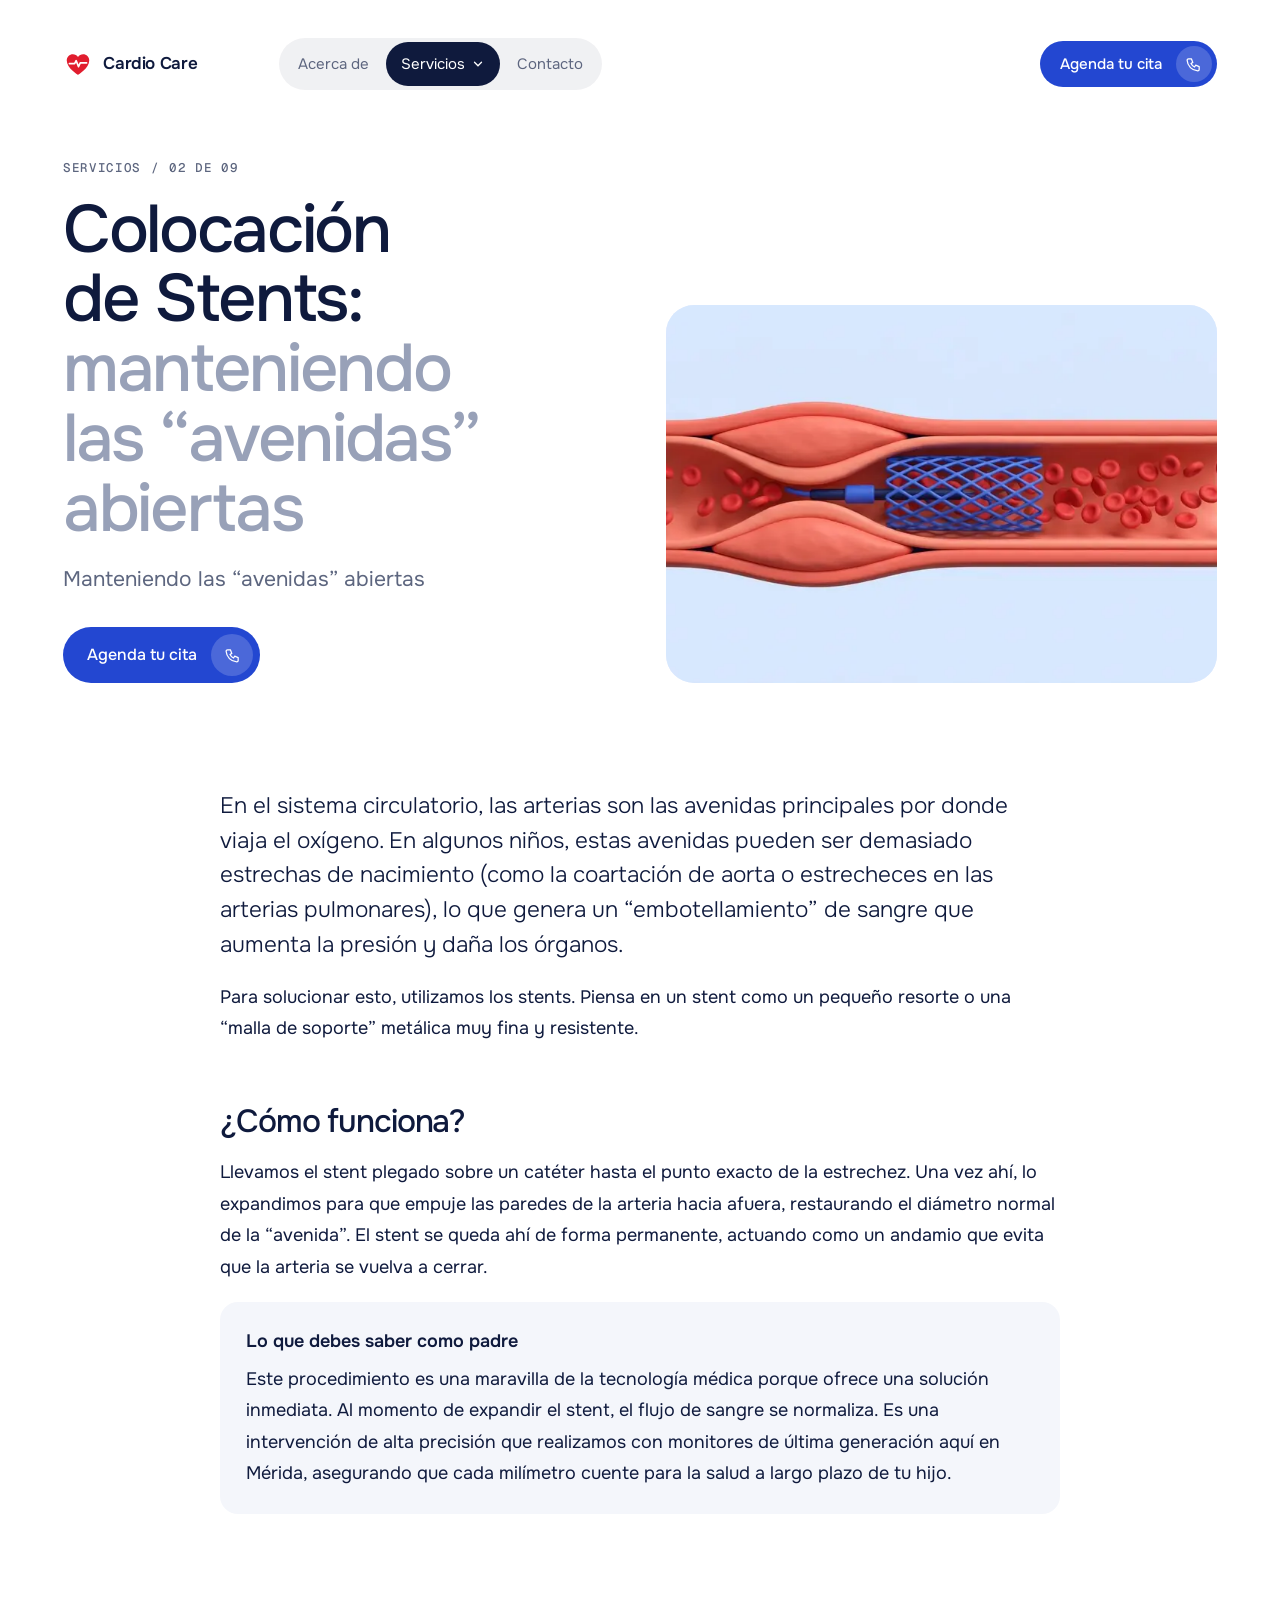
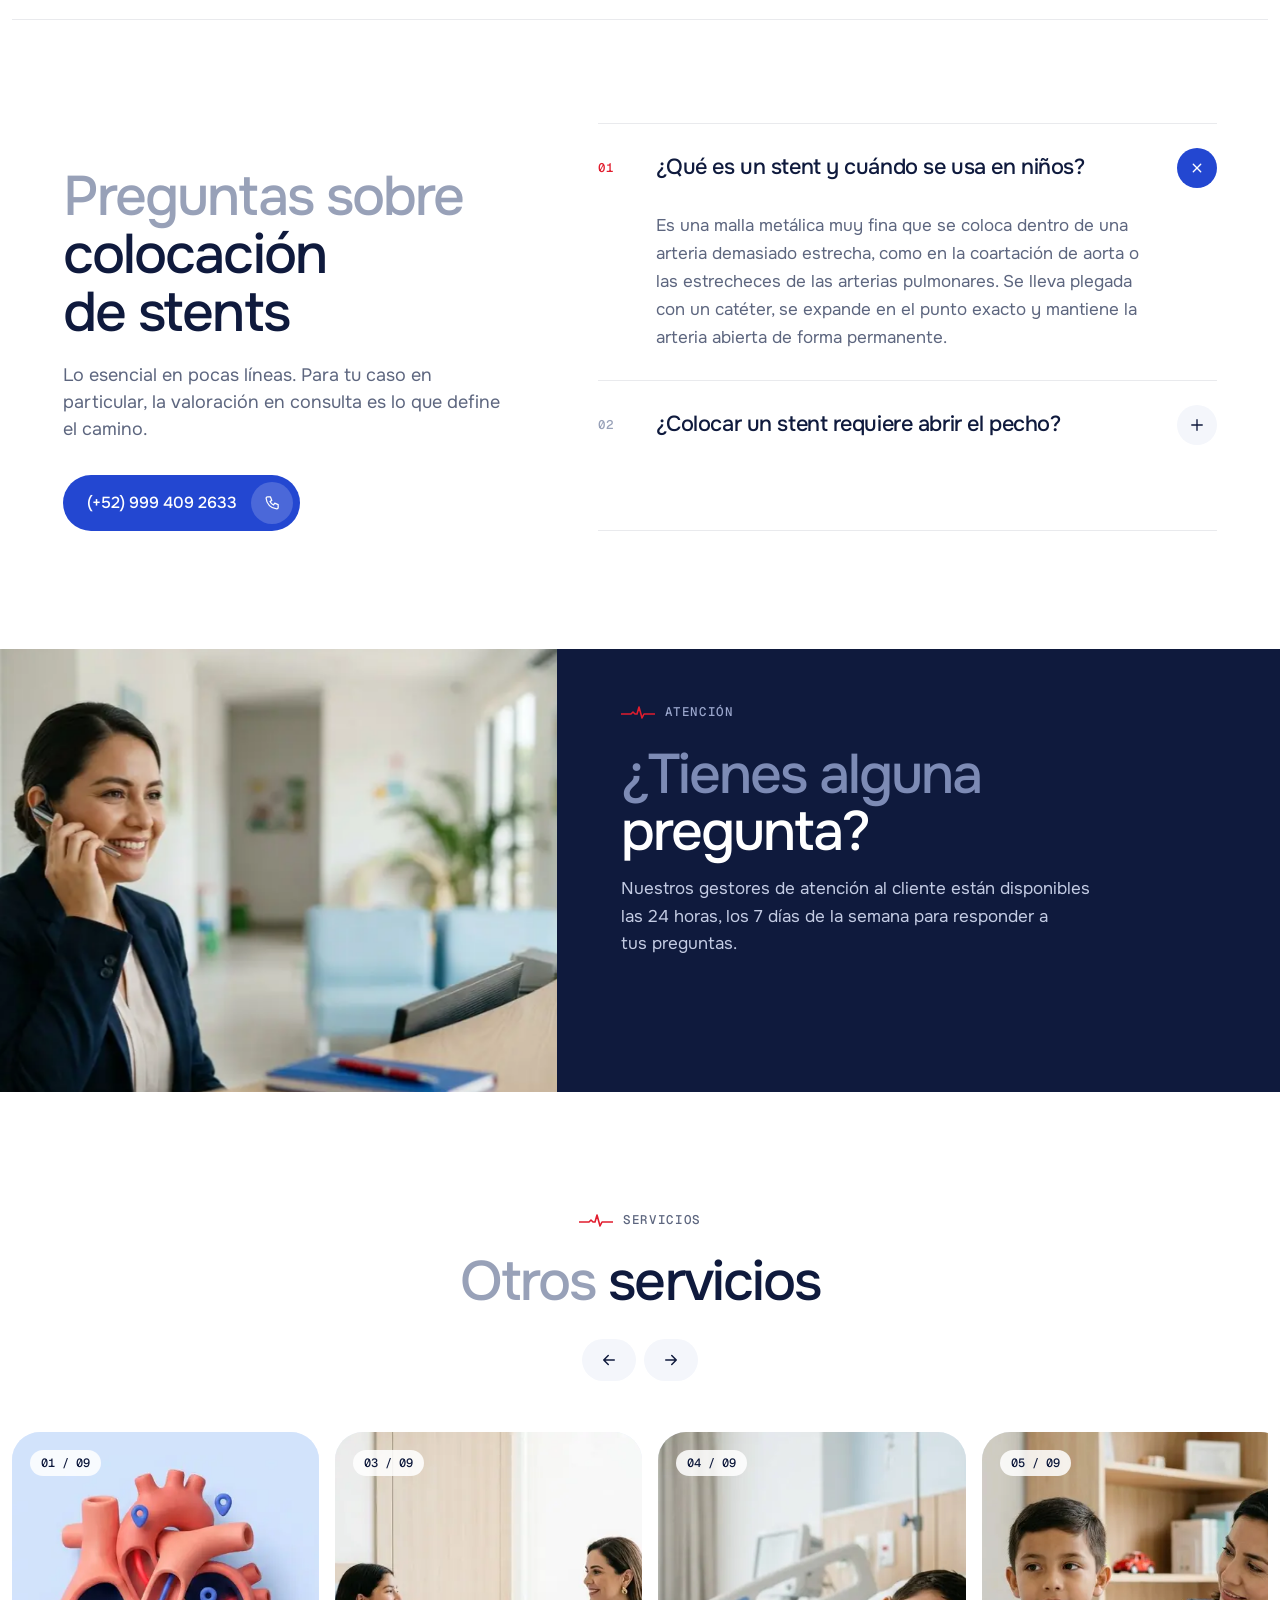
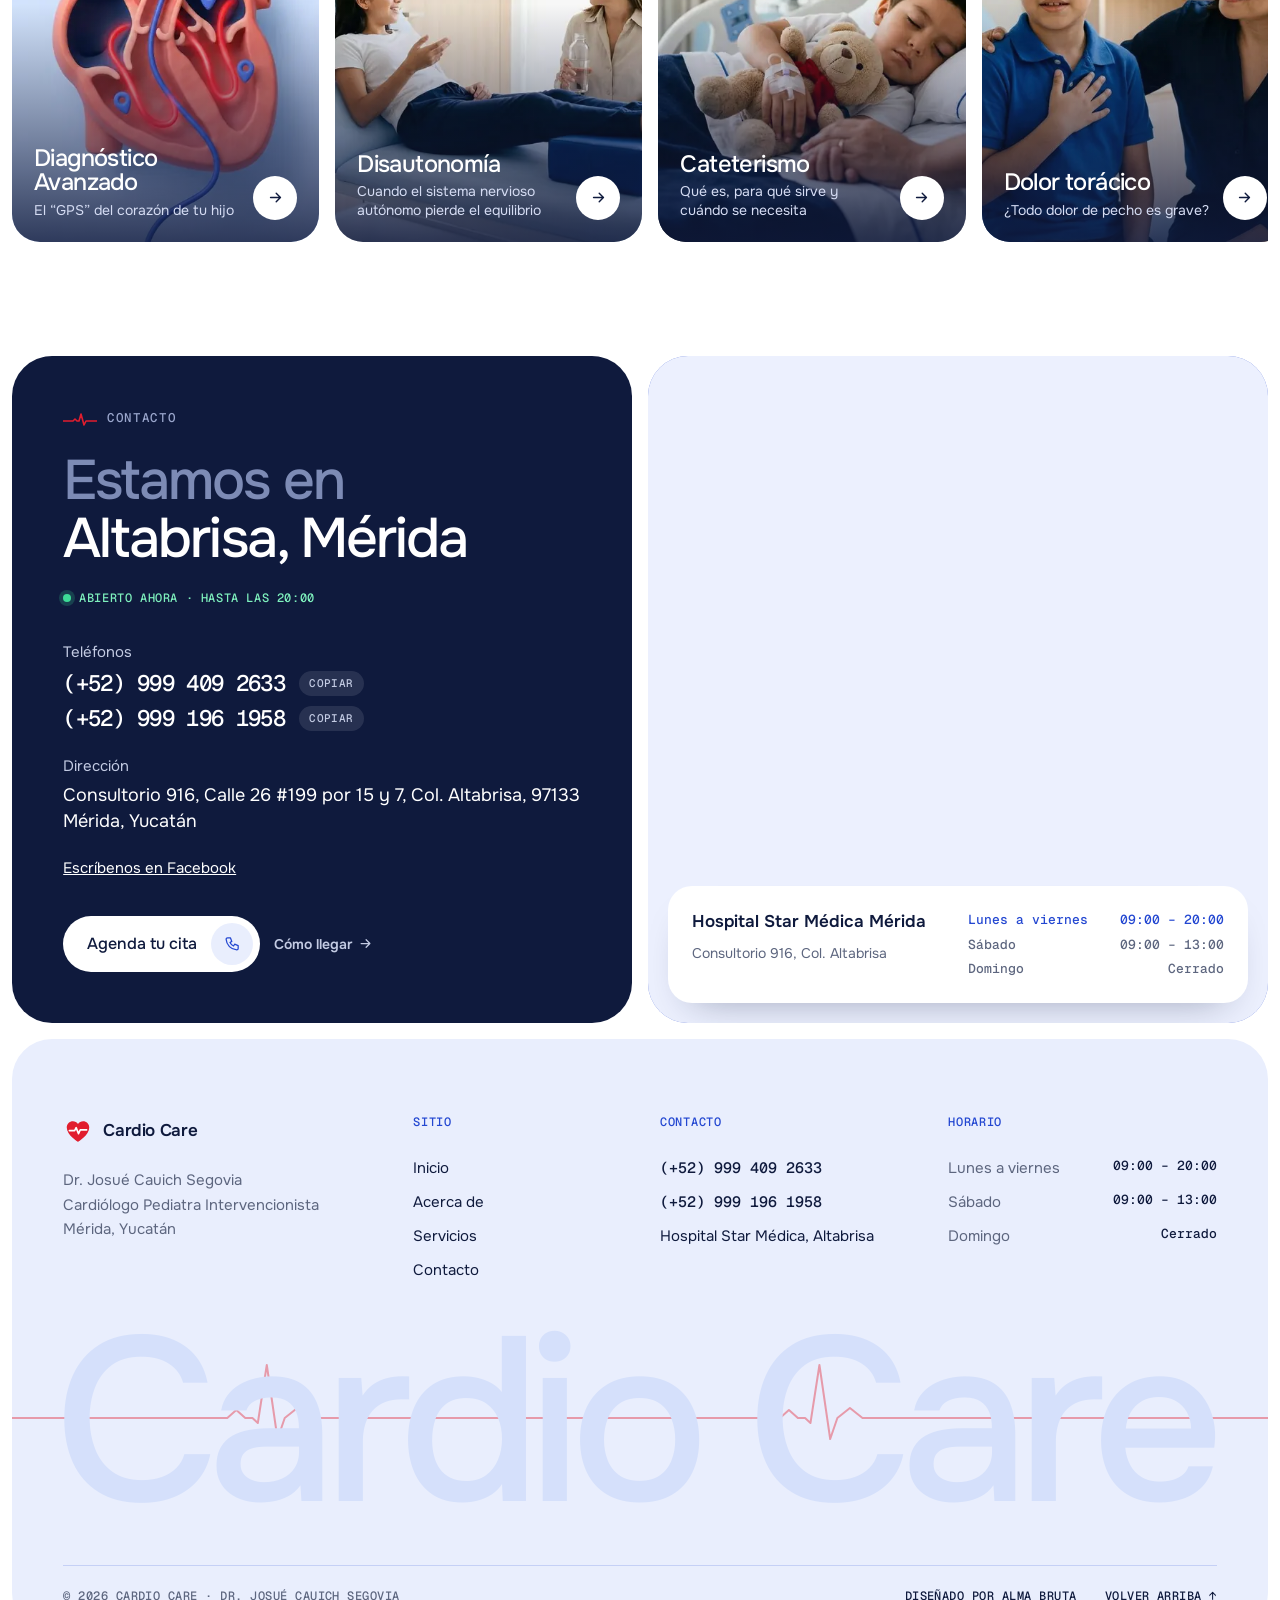
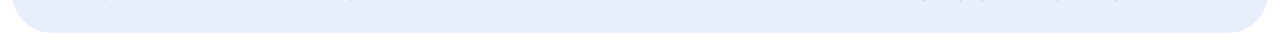
<file: servicios/colocacion-de-stents/index.html>
<!doctype html>
<html lang="es-MX">
<head>
<meta charset="utf-8">
<meta name="viewport" content="width=device-width, initial-scale=1, viewport-fit=cover">
<title>Colocación de Stents · Cardiólogo Pediatra en Mérida | Cardio Care</title>
<meta name="description" content="Colocación de Stents: Manteniendo las avenidas abiertas. Atención con el Dr. Josué Cauich Segovia, cardiólogo pediatra intervencionista en Mérida, Yucatán.">
<meta name="robots" content="index, follow, max-image-preview:large, max-snippet:-1">
<link rel="canonical" href="https://cardiocare-sigma.vercel.app/servicios/colocacion-de-stents/">
<link rel="alternate" hreflang="es-MX" href="https://cardiocare-sigma.vercel.app/servicios/colocacion-de-stents/">
<meta name="author" content="Dr. Josué Cauich Segovia">
<meta name="geo.region" content="MX-YUC"><meta name="geo.placename" content="Mérida"><meta name="geo.position" content="21.0160689;-89.5849652"><meta name="ICBM" content="21.0160689, -89.5849652">
<meta name="theme-color" content="#2347D1">
<link rel="icon" href="/favicon.svg" type="image/svg+xml">
<link rel="apple-touch-icon" href="/apple-touch-icon.png">
<meta property="og:type" content="website">
<meta property="og:locale" content="es_MX">
<meta property="og:site_name" content="Cardio Care">
<meta property="og:title" content="Colocación de Stents · Cardiólogo Pediatra en Mérida | Cardio Care">
<meta property="og:description" content="Colocación de Stents: Manteniendo las avenidas abiertas. Atención con el Dr. Josué Cauich Segovia, cardiólogo pediatra intervencionista en Mérida, Yucatán.">
<meta property="og:url" content="https://cardiocare-sigma.vercel.app/servicios/colocacion-de-stents/">
<meta property="og:image" content="https://cardiocare-sigma.vercel.app/img/il-stents.webp">
<meta property="og:image:alt" content="Colocación de Stents · Cardiólogo Pediatra en Mérida | Cardio Care">
<meta name="twitter:card" content="summary_large_image">
<meta name="twitter:title" content="Colocación de Stents · Cardiólogo Pediatra en Mérida | Cardio Care">
<meta name="twitter:description" content="Colocación de Stents: Manteniendo las avenidas abiertas. Atención con el Dr. Josué Cauich Segovia, cardiólogo pediatra intervencionista en Mérida, Yucatán.">
<meta name="twitter:image" content="https://cardiocare-sigma.vercel.app/img/il-stents.webp">
<link rel="preload" as="font" type="font/woff2" href="/fonts/onest-latin.woff2" crossorigin>
<link rel="preload" as="font" type="font/woff2" href="/fonts/geist-mono-500-latin.woff2" crossorigin>
<script type="application/ld+json">{"@context": "https://schema.org", "@graph": [{"@type": "Physician", "@id": "https://cardiocare-sigma.vercel.app/#medico", "name": "Dr. Josué Cauich Segovia", "alternateName": "Cardio Care", "description": "Cardiólogo pediatra intervencionista en Mérida, Yucatán. Atiende a bebés, niños y adolescentes: soplos, arritmias, dolor de pecho, disautonomía, cardiopatías congénitas y cateterismo.", "url": "https://cardiocare-sigma.vercel.app/", "image": "https://cardiocare-sigma.vercel.app/img/dr2.webp", "logo": "https://cardiocare-sigma.vercel.app/favicon.svg", "medicalSpecialty": ["Pediatric", "Cardiovascular"], "telephone": "+529994092633", "priceRange": "$$", "isAcceptingNewPatients": true, "knowsLanguage": "es", "worksFor": {"@id": "https://cardiocare-sigma.vercel.app/#consultorio"}, "hospitalAffiliation": {"@type": "Hospital", "name": "Hospital Star Médica Mérida"}, "alumniOf": [{"@type": "CollegeOrUniversity", "name": "Instituto Nacional de Pediatría (UNAM)"}, {"@type": "CollegeOrUniversity", "name": "Instituto Nacional de Cardiología Ignacio Chávez"}], "memberOf": {"@type": "MedicalOrganization", "name": "Asociación Mexicana de Especialistas en Cardiopatías Congénitas (AMECC)"}, "hasCredential": [{"@type": "EducationalOccupationalCredential", "credentialCategory": "Certificación", "name": "Cardiología Pediátrica", "recognizedBy": {"@type": "Organization", "name": "Consejo Mexicano de Cardiología"}}, {"@type": "EducationalOccupationalCredential", "credentialCategory": "Certificación", "name": "Cardiología Intervencionista", "recognizedBy": {"@type": "Organization", "name": "Consejo Mexicano de Cardiología"}}, {"@type": "EducationalOccupationalCredential", "credentialCategory": "Certificación", "name": "Pediatría", "recognizedBy": {"@type": "Organization", "name": "Consejo Mexicano de Pediatría"}}], "knowsAbout": ["Cardiología pediátrica", "Cardiología intervencionista", "Cardiopatías congénitas", "Soplos cardiacos", "Arritmias", "Disautonomía", "Cateterismo cardiaco", "Valvuloplastia", "Stents"], "address": {"@type": "PostalAddress", "streetAddress": "Calle 26 #199 por 15 y 7, Consultorio 916, Hospital Star Médica", "addressLocality": "Mérida", "addressRegion": "Yucatán", "postalCode": "97133", "addressCountry": "MX"}, "geo": {"@type": "GeoCoordinates", "latitude": 21.0160689, "longitude": -89.5849652}, "hasMap": "https://www.google.com/maps/place/Hospital+Star+M%C3%A9dica+M%C3%A9rida/data=!4m2!3m1!1s0x0:0xc198ba75b83b93b2", "sameAs": ["https://www.google.com/maps/place/Dr+Josu%C3%A9+Cauich+Segovia+Cardi%C3%B3logo+Pediatra/@21.0160689,-89.5849652,17z/data=!4m8!3m7!1s0x8f5677212c8c126d:0xbca4947630c16ba3!8m2!3d21.0160689!4d-89.5849652!9m1!1b1!16s%2Fg%2F1pty506rj"], "openingHoursSpecification": [{"@type": "OpeningHoursSpecification", "dayOfWeek": ["Monday", "Tuesday", "Wednesday", "Thursday", "Friday"], "opens": "09:00", "closes": "20:00"}, {"@type": "OpeningHoursSpecification", "dayOfWeek": "Saturday", "opens": "09:00", "closes": "13:00"}], "areaServed": [{"@type": "City", "name": "Mérida"}, {"@type": "State", "name": "Yucatán"}], "availableService": [{"@type": "MedicalProcedure", "name": "Diagnóstico Avanzado", "url": "https://cardiocare-sigma.vercel.app/servicios/diagnostico-avanzado/"}, {"@type": "MedicalProcedure", "name": "Colocación de Stents", "url": "https://cardiocare-sigma.vercel.app/servicios/colocacion-de-stents/"}, {"@type": "MedicalTherapy", "name": "Disautonomía", "url": "https://cardiocare-sigma.vercel.app/servicios/disautonomia/"}, {"@type": "MedicalProcedure", "name": "Cateterismo", "url": "https://cardiocare-sigma.vercel.app/servicios/cateterismo/"}, {"@type": "MedicalTherapy", "name": "Dolor torácico", "url": "https://cardiocare-sigma.vercel.app/servicios/dolor-toracico/"}, {"@type": "MedicalTherapy", "name": "Cardiopatías Congénitas", "url": "https://cardiocare-sigma.vercel.app/servicios/cardiopatias-congenitas/"}, {"@type": "MedicalTherapy", "name": "Diagnóstico de Arritmias", "url": "https://cardiocare-sigma.vercel.app/servicios/diagnostico-de-arritmias/"}, {"@type": "MedicalTherapy", "name": "Soplos", "url": "https://cardiocare-sigma.vercel.app/servicios/soplos/"}, {"@type": "MedicalProcedure", "name": "Cierre de defectos", "url": "https://cardiocare-sigma.vercel.app/servicios/cierre-de-defectos/"}]}, {"@type": "MedicalClinic", "@id": "https://cardiocare-sigma.vercel.app/#consultorio", "name": "Cardio Care · Cardiología Pediátrica", "url": "https://cardiocare-sigma.vercel.app/", "image": "https://cardiocare-sigma.vercel.app/og.jpg", "telephone": "+529994092633", "medicalSpecialty": ["Pediatric", "Cardiovascular"], "address": {"@type": "PostalAddress", "streetAddress": "Calle 26 #199 por 15 y 7, Consultorio 916, Hospital Star Médica", "addressLocality": "Mérida", "addressRegion": "Yucatán", "postalCode": "97133", "addressCountry": "MX"}, "geo": {"@type": "GeoCoordinates", "latitude": 21.0160689, "longitude": -89.5849652}, "hasMap": "https://www.google.com/maps/place/Hospital+Star+M%C3%A9dica+M%C3%A9rida/data=!4m2!3m1!1s0x0:0xc198ba75b83b93b2", "openingHoursSpecification": [{"@type": "OpeningHoursSpecification", "dayOfWeek": ["Monday", "Tuesday", "Wednesday", "Thursday", "Friday"], "opens": "09:00", "closes": "20:00"}, {"@type": "OpeningHoursSpecification", "dayOfWeek": "Saturday", "opens": "09:00", "closes": "13:00"}], "containedInPlace": {"@type": "Hospital", "name": "Hospital Star Médica Mérida"}, "employee": {"@id": "https://cardiocare-sigma.vercel.app/#medico"}, "contactPoint": [{"@type": "ContactPoint", "telephone": "+529994092633", "contactType": "reservations", "areaServed": "MX", "availableLanguage": "es"}, {"@type": "ContactPoint", "telephone": "+529991961958", "contactType": "reservations", "areaServed": "MX", "availableLanguage": "es"}]}, {"@type": "WebSite", "@id": "https://cardiocare-sigma.vercel.app/#web", "url": "https://cardiocare-sigma.vercel.app/", "name": "Cardio Care", "inLanguage": "es-MX", "publisher": {"@id": "https://cardiocare-sigma.vercel.app/#consultorio"}}, {"@type": "FAQPage", "@id": "https://cardiocare-sigma.vercel.app/servicios/colocacion-de-stents/#preguntas", "url": "https://cardiocare-sigma.vercel.app/servicios/colocacion-de-stents/", "inLanguage": "es-MX", "mainEntity": [{"@type": "Question", "name": "¿Qué es un stent y cuándo se usa en niños?", "acceptedAnswer": {"@type": "Answer", "text": "Es una malla metálica muy fina que se coloca dentro de una arteria demasiado estrecha, como en la coartación de aorta o las estrecheces de las arterias pulmonares. Se lleva plegada con un catéter, se expande en el punto exacto y mantiene la arteria abierta de forma permanente."}}, {"@type": "Question", "name": "¿Colocar un stent requiere abrir el pecho?", "acceptedAnswer": {"@type": "Answer", "text": "No. El stent se coloca por cateterismo, a través de un vaso sanguíneo, sin cirugía de pecho abierto. El flujo de sangre mejora en el momento en que el stent se expande."}}]}, {"@type": "BreadcrumbList", "itemListElement": [{"@type": "ListItem", "position": 1, "name": "Inicio", "item": "https://cardiocare-sigma.vercel.app/"}, {"@type": "ListItem", "position": 2, "name": "Servicios", "item": "https://cardiocare-sigma.vercel.app/#servicios"}, {"@type": "ListItem", "position": 3, "name": "Colocación de Stents", "item": "https://cardiocare-sigma.vercel.app/servicios/colocacion-de-stents/"}]}, {"@type": "MedicalWebPage", "url": "https://cardiocare-sigma.vercel.app/servicios/colocacion-de-stents/", "name": "Colocación de Stents · Cardiólogo Pediatra en Mérida | Cardio Care", "description": "Colocación de Stents: Manteniendo las avenidas abiertas. Atención con el Dr. Josué Cauich Segovia, cardiólogo pediatra intervencionista en Mérida, Yucatán.", "about": {"@id": "https://cardiocare-sigma.vercel.app/#medico"}, "inLanguage": "es-MX", "isPartOf": {"@id": "https://cardiocare-sigma.vercel.app/#web"}, "reviewedBy": {"@id": "https://cardiocare-sigma.vercel.app/#medico"}, "lastReviewed": "2026-11-27", "audience": {"@type": "PeopleAudience", "audienceType": "Padres y madres de pacientes pediátricos"}, "specialty": "Pediatric"}]}</script>
<style>
/* Respaldo con las medidas de Onest: mientras carga la fuente, el texto ocupa lo mismo y nada salta. */
@font-face{font-family:"Onest";font-style:normal;font-weight:300 600;font-display:swap;src:url(/fonts/onest-latin.woff2) format("woff2")}
@font-face{font-family:"Geist Mono";font-style:normal;font-weight:500;font-display:swap;src:url(/fonts/geist-mono-500-latin.woff2) format("woff2")}
@font-face{font-family:"Onest fb";src:local("Arial"),local("ArialMT"),local("Liberation Sans"),local("Helvetica");size-adjust:104.5%;ascent-override:93.9%;descent-override:30%;line-gap-override:0%}
/* Dirección E: paneles redondeados sobre gris hielo, doctor recortado, títulos en dos tonos,
   lecturas tipo monitor en mono y un trazo de ECG como hilo conductor. Serio, cálido y propio de cardiología. */
:root{
  --c:#2347D1; --c-d:#8AA4FF; --n:#0F1A3D; --r:#E11D2E; --r-d:#FF5C67; --ice:#E9EEFD; --heart-bg:#DEEAFD;
  --bg:#FFFFFF; --panel:#FFFFFF; --soft:#F4F6FB; --ink:#0F1A3D; --gray:#98A1B8; --mut:#5D667F; --line:rgba(15,26,61,.09);
  --primary:var(--c); --on-primary:#fff;
  --f:"Onest","Onest fb","Segoe UI",system-ui,sans-serif; --m:"Geist Mono",ui-monospace,monospace;
  --glow:#D9E2FB; --hero-a:#F7F8FB; --hero-b:#E8ECF5;
  --rad:40px; --rad-m:28px; --rad-s:18px; --gap:16px;
  --ease:cubic-bezier(.22,1,.36,1);
  --wrap:1408px;
  color-scheme:light;
}
@media (prefers-color-scheme: dark){ :root:not([data-theme="light"]){
  --bg:#0A0D18; --panel:#121729; --soft:#171D33; --ink:#EEF1FA; --gray:#6F7894; --mut:#A3AAC2; --line:rgba(255,255,255,.08);
  --ice:#1A2342; --heart-bg:#1A2342; --primary:var(--c-d); --on-primary:#0A1030; color-scheme:dark; --glow:rgba(35,71,209,.28); --hero-a:#121729; --hero-b:#0A0D18; } }
:root[data-theme="dark"]{
  --bg:#0A0D18; --panel:#121729; --soft:#171D33; --ink:#EEF1FA; --gray:#6F7894; --mut:#A3AAC2; --line:rgba(255,255,255,.08);
  --ice:#1A2342; --heart-bg:#1A2342; --primary:var(--c-d); --on-primary:#0A1030; color-scheme:dark; --glow:rgba(35,71,209,.28); --hero-a:#121729; --hero-b:#0A0D18; }

*{box-sizing:border-box}
html{scroll-behavior:smooth;scroll-padding-top:100px}
body{margin:0;background:var(--bg);color:var(--ink);font-family:var(--f);font-size:17px;line-height:1.6;-webkit-font-smoothing:antialiased}
h1,h2,h3,h4{font-weight:500;letter-spacing:-.035em;line-height:1.04;margin:0;text-wrap:balance}
p{margin:0;text-wrap:pretty}
a{color:inherit}
img{display:block;max-width:100%}
[hidden]{display:none!important}
:focus-visible{outline:3px solid var(--primary);outline-offset:3px;border-radius:8px}
.gr{color:var(--gray)}
.mono{font-family:var(--m)}
.sr{position:absolute;width:1px;height:1px;overflow:hidden;clip:rect(0 0 0 0);white-space:nowrap}
.skip{position:absolute;left:16px;top:-60px;background:var(--primary);color:#fff;padding:10px 14px;border-radius:12px;z-index:90;text-decoration:none}
.skip:focus{top:12px}
.shell{max-width:var(--wrap);margin-inline:auto;padding:12px max(12px,env(safe-area-inset-right)) 12px max(12px,env(safe-area-inset-left))}
.panel{background:var(--panel);border-radius:var(--rad);position:relative;overflow:hidden}
#main > * + *{margin-top:var(--gap)}
.in{padding-inline:clamp(22px,4vw,56px)}

/* etiqueta con latido */
.lbl{display:inline-flex;align-items:center;gap:10px;font:500 12.5px/1 var(--m);letter-spacing:.05em;text-transform:uppercase;color:var(--mut)}
.lbl::before{content:"";width:34px;height:14px;flex-shrink:0;background:url("data:image/svg+xml,%3Csvg xmlns='http://www.w3.org/2000/svg' viewBox='0 0 34 14'%3E%3Cpath d='M0 9h10l2-2 2 2h2l2-7 3 11 2-4h11' fill='none' stroke='%23E11D2E' stroke-width='1.6' stroke-linejoin='round'/%3E%3C/svg%3E") no-repeat}
.h2{font-size:clamp(34px,2.2rem + 1.6vw,58px);margin-top:18px}

/* botones */
.btn{display:inline-flex;align-items:center;gap:14px;background:var(--c);color:#fff;border-radius:999px;padding:7px 7px 7px 24px;font:500 16px/1 var(--f);text-decoration:none;border:0;cursor:pointer;white-space:nowrap;transition:transform .4s var(--ease),background-color .3s}
.btn .bi{width:42px;height:42px;border-radius:50%;background:rgba(255,255,255,.18);display:grid;place-items:center;transition:transform .5s var(--ease)}
.btn .bi svg{width:17px;height:17px}
.btn:hover .bi{transform:rotate(90deg)}
.btn:active{transform:scale(.98)}
.btn.w{background:#fff;color:var(--n)} .btn.w .bi{background:var(--ice);color:var(--c)}
.btn.red{background:var(--r)}
.link{font-weight:600;font-size:14px;text-decoration:none;display:inline-flex;gap:6px;align-items:center}
.link:hover{color:var(--primary)}

/* ---------- nav ---------- */
.top{position:sticky;top:0;z-index:50;pointer-events:none;height:0}
.nav{pointer-events:auto;position:absolute;left:0;right:0;top:12px;display:flex;align-items:center;gap:18px;padding:14px clamp(22px,4vw,56px);border-radius:999px;transition:background-color .4s,box-shadow .4s,top .4s var(--ease)}
.top.scrolled .nav{background:color-mix(in oklab,var(--panel) 82%,transparent);backdrop-filter:blur(16px) saturate(1.4);-webkit-backdrop-filter:blur(16px) saturate(1.4);box-shadow:0 0 0 1px var(--line),0 18px 40px -26px rgba(15,26,61,.4);top:12px;margin-inline:0}
.logo{display:flex;align-items:center;gap:10px;font-weight:600;font-size:17px;letter-spacing:-.02em;text-decoration:none;flex-shrink:0}
.logo svg{width:30px;height:30px}
.menu{display:flex;gap:2px;list-style:none;padding:4px;margin:0 0 0 clamp(20px,5vw,80px);font-size:15px;background:color-mix(in oklab,var(--ink) 6%,transparent);border-radius:999px}
.menu a,.menu button{display:inline-flex;align-items:center;gap:6px;padding:10px 15px;border-radius:999px;text-decoration:none;color:var(--mut);background:none;border:0;font:inherit;cursor:pointer;transition:background-color .3s,color .3s}
.menu a:hover,.menu button:hover{color:var(--ink)}
.menu [aria-current="page"],.menu [aria-current="page"]:hover{background:var(--ink);color:var(--panel)}
.nav .r{margin-left:auto;display:flex;gap:10px;align-items:center}
.nav .tel{font:500 14px/1 var(--m);color:var(--mut);text-decoration:none;margin-right:6px}
.pillw{background:var(--panel);color:var(--ink);padding:13px 18px;border-radius:999px;font-weight:500;font-size:15px;text-decoration:none;box-shadow:0 1px 2px rgba(15,26,61,.08)}
.circ{width:46px;height:46px;border-radius:50%;background:var(--c);color:#fff;display:grid;place-items:center;flex-shrink:0;border:0;cursor:pointer}
.circ svg{width:18px;height:18px}
.burger{display:none}
.chev{width:14px;height:14px;transition:rotate .3s var(--ease)}
.has-mega{position:relative}
.mega{position:absolute;top:calc(100% + 14px);left:50%;translate:-50% 0;width:min(820px,92vw);background:var(--panel);border-radius:var(--rad-m);box-shadow:0 0 0 1px var(--line),0 40px 80px -40px rgba(15,26,61,.5);padding:10px;display:grid;grid-template-columns:repeat(3,1fr);gap:4px;opacity:0;visibility:hidden;transform:translateY(-6px);transition:opacity .25s,transform .4s var(--ease),visibility .25s}
.has-mega.open .mega{opacity:1;visibility:visible;transform:none}
.has-mega.open .chev{rotate:180deg}
.mega a{display:grid;grid-template-columns:64px 1fr;gap:12px;align-items:center;padding:8px;border-radius:16px;text-decoration:none;font-size:14px;font-weight:500;line-height:1.25;color:var(--ink)}
.mega a small{display:block;color:var(--mut);font-weight:400;font-size:12px;margin-top:3px}
.mega a img{width:64px;height:48px;border-radius:10px;object-fit:cover;background:var(--ice)}
.mega a:hover{background:var(--soft)}
.drawer{position:fixed;inset:0;z-index:80;background:var(--panel);padding:20px 20px calc(env(safe-area-inset-bottom) + 24px);overflow:auto;display:flex;flex-direction:column;gap:4px}
.drawer .row{display:flex;justify-content:space-between;align-items:center;margin-bottom:16px}
.drawer > a.big,.drawer > span.big{font-size:32px;font-weight:500;letter-spacing:-.03em;text-decoration:none;padding:6px 0}
.drawer .svc{display:grid;grid-template-columns:1fr 1fr;gap:2px 14px;padding:4px 0 14px}
.drawer .svc a{color:var(--mut);text-decoration:none;padding:7px 0;font-size:15px}
.drawer .btn{margin-top:auto;align-self:flex-start}

/* ---------- hero ---------- */
.hero{min-height:min(880px,100svh);background:radial-gradient(60% 70% at 72% 62%,color-mix(in oklab,var(--c) 14%,transparent) 0%,transparent 70%),linear-gradient(180deg,color-mix(in oklab,var(--panel) 70%,var(--bg)),var(--bg));display:grid;grid-template-columns:minmax(0,1.05fr) minmax(0,.95fr);align-items:stretch}
.hero{background:radial-gradient(60% 70% at 72% 62%,var(--glow) 0%,transparent 70%),linear-gradient(180deg,var(--hero-a),var(--hero-b))}
.stars svg{width:16px;height:16px;display:inline-block;vertical-align:-2px}
.phead .media.tall{aspect-ratio:4/5;max-height:640px;justify-self:end;width:min(100%,520px)}
.phead .media.tall img{object-position:50% 20%}
.prose p.callout{font-weight:400}
.tech .stage .co .link{color:var(--ink)}
.hero .t{padding:150px clamp(22px,4vw,56px) 52px;display:flex;flex-direction:column;position:relative;z-index:3}
.hero h1{font-size:clamp(42px,2rem + 3.4vw,78px);margin-top:22px;max-width:12.5ch}
.hero .lead{font-size:clamp(17px,1rem + .3vw,19px);line-height:1.55;color:var(--mut);margin-top:24px;max-width:440px}
.hero .ct{margin-top:34px;display:flex;gap:16px;align-items:center;flex-wrap:wrap}
.hero .ct .alt{font-size:15px;color:var(--mut)}
.hero .ct .alt a{font-family:var(--m);color:var(--ink);text-decoration:none}
.nums{display:flex;gap:clamp(28px,4vw,56px);margin-top:auto;padding-top:56px;flex-wrap:wrap}
.nums b{font:500 clamp(38px,1.6rem + 1.6vw,52px)/1 var(--m);letter-spacing:-.05em;display:block}
.nums b sup{font-size:.4em;color:var(--r);vertical-align:top;margin-left:2px}
.nums span{font:500 12px/1.3 var(--m);letter-spacing:.04em;text-transform:uppercase;color:var(--mut);display:block;margin-top:9px}
.hero .v{position:relative;min-height:520px}
.hero .doc{position:absolute;bottom:0;left:50%;translate:-52% 0;height:min(94%,800px);width:auto;max-width:none;z-index:2}
.rings{position:absolute;left:50%;top:60%;width:1000px;height:1000px;translate:-50% -50%;border-radius:50%;border:1px solid color-mix(in oklab,var(--c) 12%,transparent);z-index:0}
.rings::before,.rings::after{content:"";position:absolute;inset:140px;border-radius:50%;border:1px solid color-mix(in oklab,var(--c) 12%,transparent)}
.rings::after{inset:280px}
.hero .ecg{position:absolute;left:0;right:0;bottom:170px;height:110px;width:100%;z-index:1;pointer-events:none}
.ecg path{fill:none;stroke:var(--r);stroke-opacity:.75;stroke-width:2;stroke-linejoin:round;stroke-dasharray:3200;stroke-dashoffset:0}
@media (prefers-reduced-motion:no-preference){.ecg.draw path{animation:trace 3s var(--ease) both .4s}}
@keyframes trace{from{stroke-dashoffset:3200}}
.float{position:absolute;z-index:4;display:flex;align-items:center;gap:12px;background:color-mix(in oklab,var(--panel) 74%,transparent);backdrop-filter:blur(14px);-webkit-backdrop-filter:blur(14px);border:1px solid color-mix(in oklab,var(--panel) 90%,transparent);padding:10px 18px 10px 10px;border-radius:999px;font-size:14px;line-height:1.3;box-shadow:0 20px 40px -24px rgba(15,26,61,.35);white-space:nowrap}
.float .ic{width:40px;height:40px;border-radius:50%;display:grid;place-items:center;background:var(--ice);color:var(--c);flex-shrink:0}
.float .ic svg{width:18px;height:18px}
.float b{font-weight:600;display:block}
.f1{right:3%;top:41%}.f2{left:-4%;top:56%}.f3{right:2%;top:72%}
@media (prefers-reduced-motion:no-preference){.float{animation:bob 7s ease-in-out infinite}.f2{animation-delay:-2s}.f3{animation-delay:-4s}}
@keyframes bob{50%{transform:translateY(-6px)}}

/* banda */
.band{background:var(--c);color:#fff;border-radius:var(--rad);padding:clamp(26px,3vw,40px) clamp(22px,4vw,56px);display:flex;align-items:center;gap:clamp(20px,3vw,40px);overflow:hidden}
.band small{font:500 12px/1.3 var(--m);text-transform:uppercase;letter-spacing:.06em;color:#C9D4FF;flex-shrink:0}
.band ul{list-style:none;margin:0;padding:0;display:flex;align-items:center;gap:20px;flex-wrap:wrap;font-size:clamp(20px,1rem + 1vw,28px);font-weight:300;letter-spacing:-.03em}
.band li{display:flex;align-items:center;gap:20px}
.band li + li::before{content:"";width:40px;height:16px;background:url("data:image/svg+xml,%3Csvg xmlns='http://www.w3.org/2000/svg' viewBox='0 0 40 16'%3E%3Cpath d='M0 10h12l2-2 2 2h2l3-8 3 13 2-5h14' fill='none' stroke='%23fff' stroke-opacity='.7' stroke-width='1.6' stroke-linejoin='round'/%3E%3C/svg%3E") no-repeat}

/* ---------- carrusel servicios ---------- */
.svc{padding:clamp(64px,8vw,100px) 0 clamp(56px,7vw,90px)}
.center{text-align:center}
.arrows{display:flex;gap:8px;justify-content:center;margin-top:28px}
.arrows button{width:54px;height:42px;border-radius:999px;background:var(--soft);display:grid;place-items:center;border:0;color:var(--ink);cursor:pointer;transition:background-color .3s,color .3s}
.arrows button:hover{background:var(--c);color:#fff}
.arrows svg{width:18px;height:18px}
.arrows .prev svg{rotate:180deg}
.car{display:flex;gap:var(--gap);margin-top:clamp(32px,4vw,56px);overflow-x:auto;scroll-snap-type:x mandatory;padding:0 clamp(22px,4vw,56px) 8px;scroll-padding-inline:clamp(22px,4vw,56px);scrollbar-width:none}
.car::-webkit-scrollbar{display:none}
.sc{position:relative;flex-shrink:0;width:clamp(260px,24vw,330px);height:clamp(360px,32vw,440px);border-radius:var(--rad-m);overflow:hidden;background:var(--ice);scroll-snap-align:start;text-decoration:none;color:#fff;isolation:isolate}
.sc.big{width:clamp(300px,38vw,520px)}
.sc img{position:absolute;inset:0;width:100%;height:100%;object-fit:cover;z-index:-1;transition:transform .9s var(--ease)}
.sc:hover img{transform:scale(1.05)}
.sc::after{content:"";position:absolute;inset:0;z-index:-1;background:linear-gradient(180deg,rgba(15,26,61,0) 42%,rgba(15,26,61,.84))}
.sc .n{position:absolute;top:18px;left:18px;font:500 12px/1 var(--m);color:var(--n);background:rgba(255,255,255,.85);padding:7px 11px;border-radius:999px}
.sc .tx{position:absolute;left:22px;right:22px;bottom:22px;display:flex;justify-content:space-between;align-items:flex-end;gap:14px}
.sc h3{font-size:clamp(21px,1rem + .6vw,26px);letter-spacing:-.025em}
.sc p{font-size:14px;color:#D5DCF3;margin-top:6px;line-height:1.35}
.ar{width:44px;height:44px;border-radius:50%;background:#fff;color:var(--n);display:grid;place-items:center;flex-shrink:0;transition:rotate .5s var(--ease),background-color .3s}
.ar svg{width:17px;height:17px}
.sc:hover .ar{rotate:-45deg;background:var(--c);color:#fff}

/* ---------- corazón con anotaciones ---------- */
.tech{padding:clamp(64px,8vw,100px) clamp(22px,4vw,56px) clamp(64px,8vw,110px);background:var(--heart-bg)}
.tech .hd{display:flex;justify-content:space-between;align-items:flex-end;gap:24px 60px;flex-wrap:wrap}
.tech .sub{font-size:18px;color:var(--mut);max-width:440px;line-height:1.5}
.stage{position:relative;height:760px;margin-top:10px}
.stage .ring{position:absolute;left:50%;top:50%;border-radius:50%;border:1px solid color-mix(in oklab,var(--c) 16%,transparent);translate:-50% -50%}
.stage .ring.d{border-style:dashed}
.stage > img{position:absolute;left:50%;top:50%;width:min(860px,72%);translate:-50% -50%;-webkit-mask-image:radial-gradient(closest-side,#000 78%,transparent);mask-image:radial-gradient(closest-side,#000 78%,transparent)}
.co{position:absolute;width:270px;text-decoration:none}
.co .tg{font:500 11px/1 var(--m);letter-spacing:.05em;text-transform:uppercase;color:var(--c);padding-left:20px;display:block;margin-bottom:8px}
.co b{display:flex;align-items:center;gap:10px;font-weight:600;font-size:18px;letter-spacing:-.02em}
.co b::before{content:"";width:10px;height:10px;border-radius:50%;background:var(--panel);border:3px solid var(--ink);flex-shrink:0}
.co.red b::before{border-color:var(--r)}
.co p{font-size:14px;color:var(--mut);margin-top:8px;line-height:1.45;padding-left:20px}
.co .link{padding-left:20px;margin-top:10px}
.co:hover b{color:var(--c)}
.c1{left:3%;top:18%}.c2{right:3%;top:12%}.c3{left:8%;top:64%}.c4{right:1%;top:60%}

/* ---------- doctor ---------- */
.about{display:grid;grid-template-columns:minmax(0,1fr) minmax(300px,460px)}
.about .t{padding:clamp(56px,7vw,90px) clamp(22px,4vw,56px)}
.about blockquote{font-size:clamp(19px,1rem + .4vw,22px);line-height:1.5;margin:28px 0 0;max-width:620px;font-weight:300}
.about .who{margin-top:20px;font-size:15px;color:var(--mut)}
.about .who b{color:var(--ink);font-weight:600}
.about .ph{position:relative;min-height:440px;background:var(--ice)}
.about .ph img{position:absolute;inset:0;width:100%;height:100%;object-fit:cover;object-position:70% 25%}
.about .ph .float{left:auto;top:auto;right:24px;bottom:24px;animation:none;background:rgba(15,26,61,.78);border-color:rgba(255,255,255,.12);color:#fff}
.about .ph .float .ic{background:rgba(255,255,255,.12);color:#fff}
.steps{list-style:none;padding:0;margin:52px 0 0;display:grid;grid-template-columns:repeat(4,minmax(0,1fr));gap:24px;position:relative}
.steps::before{content:"";position:absolute;left:22px;right:40px;top:22px;height:1px;background:var(--line)}
.steps li{position:relative}
.steps .k{width:44px;height:44px;border-radius:50%;background:var(--panel);border:1px solid color-mix(in oklab,var(--ink) 18%,transparent);display:grid;place-items:center;font:500 15px/1 var(--m)}
.steps small{display:block;font:500 11.5px/1.3 var(--m);letter-spacing:.04em;text-transform:uppercase;color:var(--c);margin-top:18px}
.steps h3{font-size:19px;margin-top:6px;letter-spacing:-.02em}
.steps p{font-size:14px;color:var(--mut);margin-top:6px;line-height:1.45}

/* ---------- para papás (minimal) ---------- */
.papas{display:grid;grid-template-columns:minmax(0,420px) minmax(0,1fr);gap:clamp(32px,5vw,72px);padding:clamp(56px,7vw,90px) clamp(22px,4vw,56px);align-items:center}
.papas p.sub{font-size:18px;color:var(--mut);line-height:1.5;margin-top:20px}
.strips{display:grid}
.lane{display:grid;grid-template-columns:110px minmax(0,1fr) 140px;align-items:center;gap:20px;min-height:72px}
.lane span{font:500 12px/1.2 var(--m);text-transform:uppercase;letter-spacing:.04em;color:var(--mut)}
.lane svg{width:100%;height:40px;overflow:visible}
.lane svg path{fill:none;stroke-width:1.4;stroke-linejoin:round;stroke-linecap:round}
.lane b{font:500 24px/1 var(--m);text-align:right;letter-spacing:-.04em;font-variant-numeric:tabular-nums}
.lane b i{font-style:normal;font-size:11px;color:var(--mut);margin-left:4px;letter-spacing:0}
.strips .note{display:flex;justify-content:space-between;gap:16px;font:500 11px/1.3 var(--m);text-transform:uppercase;letter-spacing:.05em;color:var(--gray);padding-top:16px}
.lg{display:flex;gap:18px;flex-wrap:wrap}
.lg span{display:inline-flex;align-items:center;gap:8px}
.lg span::before{content:"";width:14px;height:2px;background:currentColor}

/* ---------- reseñas ---------- */
.rev{padding:clamp(64px,8vw,100px) 0 clamp(64px,8vw,110px)}
.score{display:inline-flex;align-items:center;justify-content:center;flex-wrap:wrap;gap:8px 14px;margin-top:22px;font-size:15px;color:var(--mut);text-decoration:none}
.score b{font:500 34px/1 var(--m);color:var(--ink);letter-spacing:-.04em}
.stars{color:#F5A524;letter-spacing:2px;white-space:nowrap}
.rc{display:flex;gap:var(--gap);margin-top:clamp(36px,4vw,56px);overflow-x:auto;scroll-snap-type:x mandatory;padding:0 clamp(22px,4vw,56px) 24px;scroll-padding-inline:clamp(22px,4vw,56px);scrollbar-width:none;align-items:center}
.rc::-webkit-scrollbar{display:none}
.rv{flex-shrink:0;scroll-snap-align:center!important;width:min(400px,80vw);transition:background-color .5s var(--ease),color .5s var(--ease),box-shadow .5s var(--ease);user-select:none;background:var(--soft);border-radius:var(--rad-m);padding:30px;font-size:16px;line-height:1.55;scroll-snap-align:start;margin:0}
.rv.on{background:var(--n);color:#fff;box-shadow:0 30px 60px -30px rgba(15,26,61,.6)}
.rv blockquote{margin:0}
.rv figcaption{display:flex;align-items:center;gap:12px;margin-top:22px;font-size:14px}
.rv .av{width:40px;height:40px;border-radius:12px;background:var(--ice);color:var(--c);display:grid;place-items:center;font-weight:600;flex-shrink:0}
.rv.on .av{background:var(--c);color:#fff}
.rv figcaption span span{display:block;color:var(--mut);font-size:12px;font-family:var(--m);text-transform:uppercase;letter-spacing:.04em;margin-top:2px}
.rv.on figcaption span span{color:#AEB6D0}

/* ---------- contacto ---------- */
.cta{display:grid;grid-template-columns:minmax(0,1fr) minmax(0,1fr);gap:var(--gap)}
.cta .l{background:var(--n);color:#fff;border-radius:var(--rad);padding:clamp(32px,4vw,56px);display:flex;flex-direction:column;justify-content:space-between;gap:36px;min-height:560px}
.cta .lbl{color:#9AA6CC}
.cta h2 .gr{color:#7D8BB5}
.live{display:inline-flex;align-items:center;gap:8px;font:500 12px/1 var(--m);letter-spacing:.05em;text-transform:uppercase;margin-top:24px}
.live i{width:8px;height:8px;border-radius:50%}
.live.open{color:#7EF0BD}.live.open i{background:#3DDC97;box-shadow:0 0 0 4px rgba(61,220,151,.2)}
.live.closed{color:#AEB6D0}.live.closed i{background:#AEB6D0}
.rows{display:grid;gap:22px;font-size:15px;color:#C3CBE3;margin-top:30px}
.rows .ph{display:grid;grid-template-columns:auto auto;justify-content:start;align-items:center;gap:8px 14px;margin-top:6px}
.rows .ph a{font:500 clamp(20px,1rem + .5vw,24px)/1.2 var(--m);color:#fff;text-decoration:none;letter-spacing:-.03em}
.copy{font:500 11px/1 var(--m);text-transform:uppercase;letter-spacing:.04em;color:#C3CBE3;background:rgba(255,255,255,.1);border:0;border-radius:999px;padding:7px 10px;cursor:pointer}
.copy:hover{background:rgba(255,255,255,.18);color:#fff}
.rows .ad{display:block;color:#fff;font-size:18px;line-height:1.45;margin-top:4px}
.rows .fb{color:#fff}
.map{border-radius:var(--rad);overflow:hidden;position:relative;background:var(--soft);min-height:560px}
.map iframe{position:absolute;inset:0;width:100%;height:100%;border:0;filter:saturate(.8) contrast(1.02)}
.map .card{position:absolute;left:20px;right:20px;bottom:20px;background:var(--panel);border-radius:24px;padding:22px 24px;display:grid;grid-template-columns:1fr 1fr;gap:20px;font-size:14px;color:var(--mut);box-shadow:0 20px 40px -24px rgba(15,26,61,.4)}
.map .card b{display:block;color:var(--ink);font-size:17px;font-weight:600;margin-bottom:6px}
.map .card .h{display:flex;justify-content:space-between;gap:10px;padding:3px 0;font:500 13px/1.4 var(--m)}
.map .card .h.today{color:var(--c)}
.foot{position:relative;min-height:300px;overflow:hidden;border-radius:var(--rad);background:var(--panel);padding:40px clamp(22px,4vw,56px);display:flex;justify-content:space-between;gap:16px;flex-wrap:wrap;font-size:14px;color:var(--mut)}
.foot nav{display:flex;gap:18px;flex-wrap:wrap}
.foot a{text-decoration:none}.foot a:hover{color:var(--ink)}
.foot .wm{position:absolute;left:24px;bottom:-.22em;font-size:clamp(90px,17vw,250px);font-weight:500;letter-spacing:-.06em;color:var(--bg);white-space:nowrap;line-height:1;pointer-events:none}
.foot .ecg{position:absolute;left:0;bottom:22%;width:100%;height:90px}
.foot .ecg path{stroke-opacity:.45}

/* barra de llamada */
.dock{position:fixed;left:50%;bottom:calc(env(safe-area-inset-bottom) + 16px);translate:-50% 0;z-index:45;display:flex;align-items:center;gap:16px;background:rgba(15,26,61,.92);backdrop-filter:blur(12px);-webkit-backdrop-filter:blur(12px);color:#fff;border-radius:999px;padding:7px 7px 7px 8px;box-shadow:0 20px 40px -14px rgba(15,26,61,.55);transition:transform .6s var(--ease),opacity .4s;max-width:calc(100% - 24px)}
.dock.off{transform:translateY(150%);opacity:0;pointer-events:none}
.dock .hb{width:40px;height:40px;border-radius:50%;background:var(--r);display:grid;place-items:center;flex-shrink:0}
.dock .hb svg{width:18px;height:18px}
@media (prefers-reduced-motion:no-preference){.dock .hb svg{animation:beat 1.4s infinite}}
@keyframes beat{0%,100%{transform:scale(1)}14%{transform:scale(1.22)}28%{transform:scale(1)}42%{transform:scale(1.12)}}
.dock span.q{font-size:14px;color:#C3CBE3;white-space:nowrap}
.dock .btn{padding:5px 5px 5px 18px;font-size:15px}
.dock .btn .bi{width:36px;height:36px}

/* ---------- páginas internas ---------- */
.phead{display:grid;grid-template-columns:minmax(0,1fr) minmax(0,1fr);gap:clamp(24px,4vw,56px);padding:150px clamp(22px,4vw,56px) clamp(32px,4vw,56px);background:linear-gradient(180deg,color-mix(in oklab,var(--panel) 70%,var(--bg)),var(--bg));align-items:end}
.phead h1{font-size:clamp(40px,1.8rem + 3vw,72px);margin-top:20px}
.phead .q{font-size:clamp(18px,1rem + .4vw,21px);color:var(--mut);margin-top:20px;max-width:46ch;line-height:1.5}
.phead .ct{margin-top:32px}
.phead .media{border-radius:var(--rad-m);overflow:hidden;aspect-ratio:16/11;background:var(--ice)}
.phead .media img{width:100%;height:100%;object-fit:cover}
.crumb{display:flex;gap:10px;align-items:center;font:500 12.5px/1 var(--m);letter-spacing:.05em;text-transform:uppercase;color:var(--mut)}
.crumb a{text-decoration:none}.crumb a:hover{color:var(--c)}
.article{padding:clamp(48px,7vw,96px) clamp(22px,4vw,56px)}
.prose{max-width:70ch;margin-inline:auto;font-size:18px;line-height:1.75}
.prose > * + *{margin-top:1.05em}
.prose > p:first-child{font-size:clamp(20px,1rem + .5vw,23px);line-height:1.55;font-weight:300}
.prose h2{font-size:clamp(26px,1.2rem + 1vw,34px);margin-top:1.9em}
.prose h3{font-size:20px;margin-top:1.5em;letter-spacing:-.02em}
.prose ul,.prose ol{padding-left:1.25em}
.prose li + li{margin-top:.45em}
.prose li::marker{color:var(--c)}
.prose strong{font-weight:600}
.prose .callout{background:var(--soft);border-radius:var(--rad-s);padding:24px 26px}
.prose .callout b{display:block;font-size:18px;margin-bottom:6px;font-weight:600}
.groups{display:grid;grid-template-columns:repeat(auto-fit,minmax(240px,1fr));gap:10px;margin-top:1.2em}
.groups section{background:var(--soft);border-radius:var(--rad-s);padding:18px 20px}
.groups h3{font-size:16px;margin:0 0 8px;display:flex;gap:10px;align-items:baseline}
.groups h3 i{font-style:normal;color:var(--c);font-family:var(--m)}
.groups ul{margin:0;padding-left:1.1em;font-size:15px;color:var(--mut)}
.causes{display:grid;gap:12px;margin-top:1.2em}
.cause{display:grid;grid-template-columns:1fr 70px;gap:16px;align-items:center;font-size:16px}
.cause .t{display:flex;flex-direction:column;gap:7px}
.cause .track{height:6px;background:var(--soft);border-radius:99px;overflow:hidden}
.cause .fill{height:100%;background:var(--c);border-radius:99px}
.cause b{font:500 18px/1 var(--m);text-align:right}
.tablewrap{overflow-x:auto;background:var(--panel);border:1px solid var(--line);border-radius:var(--rad-s);margin-top:1.2em}
table{border-collapse:collapse;width:100%;font-size:13px;font-family:var(--m);min-width:640px}
caption{text-align:left;padding:16px 18px 6px;font-family:var(--f);font-weight:600;font-size:16px}
th,td{padding:10px 14px;text-align:left;white-space:nowrap;border-top:1px solid var(--line)}
thead th{font-weight:500;color:var(--mut);background:var(--soft)}
tbody tr:hover{background:var(--soft)}
.tnote{font-size:13px;color:var(--mut);padding:12px 18px}
.help{display:grid;grid-template-columns:minmax(0,1fr) minmax(0,1.3fr);background:var(--n);color:#fff}
.help .im{min-height:340px;position:relative}
.help .im img{position:absolute;inset:0;width:100%;height:100%;object-fit:cover;object-position:50% 35%}
.help .t{padding:clamp(32px,4vw,56px);display:flex;flex-direction:column;justify-content:center;gap:28px}
.help .lbl{color:#9AA6CC}
.help h2 .gr{color:#7D8BB5}
.help p{color:#C3CBE3;max-width:44ch;margin-top:14px}
.help .btn{align-self:flex-start}
.a-hero{min-height:760px}
.certs{display:grid;grid-template-columns:minmax(0,420px) minmax(0,1fr);gap:clamp(32px,5vw,72px);padding:clamp(56px,7vw,90px) clamp(22px,4vw,56px)}
.certs p.sub{color:var(--mut);margin-top:18px;font-size:18px;line-height:1.5}
.certs ul{list-style:none;margin:0;padding:0}
.certs li{display:grid;grid-template-columns:48px 1fr;gap:18px;align-items:center;padding:22px 0}
.certs li + li{border-top:1px solid var(--line)}
.certs .ic{width:48px;height:48px;border-radius:50%;background:var(--ice);color:var(--c);display:grid;place-items:center}
.certs .ic svg{width:22px;height:22px}
.certs li b{display:block;font-weight:600;font-size:18px;letter-spacing:-.02em}
.certs li span{color:var(--mut)}
.pillars{display:grid;grid-template-columns:repeat(3,minmax(0,1fr));gap:clamp(24px,3vw,48px);margin-top:48px}
.pillars h3{font-size:22px;margin-top:18px;letter-spacing:-.025em}
.pillars p{color:var(--mut);margin-top:8px;font-size:16px}
.pillars .ic{width:48px;height:48px;border-radius:50%;background:var(--ice);color:var(--c);display:grid;place-items:center}
.pillars .ic svg{width:22px;height:22px}

/* entradas (nunca ocultan contenido sin JS) */
@media (prefers-reduced-motion:no-preference){
  .rise{animation:rise .9s var(--ease) both}
  .d1{animation-delay:.08s}.d2{animation-delay:.16s}.d3{animation-delay:.26s}.d4{animation-delay:.36s}
}
@keyframes rise{from{opacity:.001;transform:translateY(18px)}}

/* ---------- responsive ---------- */
@media (max-width:1100px){
  .menu,.nav .tel,.nav .pillw{display:none}
  .burger{display:grid;background:var(--panel);color:var(--ink);box-shadow:0 1px 2px rgba(15,26,61,.08)}
  .stage{height:auto;display:grid;grid-template-columns:1fr 1fr;gap:28px 24px;padding-top:10px}
  .stage .ring{display:none}
  .stage > img{position:static;translate:none;width:min(520px,100%);grid-column:1/-1;justify-self:center}
  .co{position:static;width:auto}
  .about{grid-template-columns:1fr}
  .about .ph{min-height:420px;order:-1}
  .steps{grid-template-columns:1fr 1fr;row-gap:32px}.steps::before{display:none}
  .papas,.certs{grid-template-columns:1fr}
  .cta{grid-template-columns:1fr}
  .help{grid-template-columns:1fr}
}
@media (max-width:860px){
  .hero{grid-template-columns:1fr;min-height:0}
  .hero .t{padding-top:110px;padding-bottom:28px}
  .hero .v{min-height:0;height:min(118vw,560px)}
  .hero .doc{height:100%}
  .rings{width:640px;height:640px}
  .hero .ecg{bottom:26%}
  .f1{right:3%;top:38%}.f2{left:3%;top:56%}.f3{right:3%;top:auto;bottom:6%}
  .nums{padding-top:36px}
  .band{flex-direction:column;align-items:flex-start}
  .band ul{gap:8px 14px}.band li{gap:14px}
  .phead{grid-template-columns:1fr;padding-top:104px}
  .pillars{grid-template-columns:1fr}
}
@media (max-width:560px){
  :root{--rad:28px;--rad-m:22px;--gap:10px}
  .shell{padding:8px}
  .nav{padding:10px 22px;top:8px}
  .logo span{font-size:15px}
  .float{font-size:12px;padding:6px 12px 6px 6px}.float .ic{width:32px;height:32px}
  .f2{display:none}
  .stage{grid-template-columns:1fr}
  .steps{grid-template-columns:1fr}
  .lane{grid-template-columns:1fr auto;grid-template-areas:"a v" "s s";gap:6px 10px;padding:14px 0}
  .lane span{grid-area:a}.lane b{grid-area:v;font-size:20px}.lane svg{grid-area:s;height:34px}
  .strips .note{flex-direction:column}
  .nums{display:grid;grid-template-columns:repeat(3,auto);justify-content:space-between;gap:12px}
  .nums b{font-size:30px}.nums span{font-size:10.5px}
  .f1{left:3%;right:auto;top:auto;bottom:24%}.f3{right:3%;bottom:7%}
  .steps li{display:grid;grid-template-columns:44px 1fr;column-gap:16px}.steps .k{grid-row:1/5}.steps small{margin-top:2px}
  .map .card{grid-template-columns:1fr}
  .map{min-height:520px}
  .dock span.q{display:none}
  .foot{padding-bottom:150px;flex-direction:column}.foot .ecg{bottom:70px;height:70px}
}
@media (prefers-reduced-motion:reduce){*{scroll-behavior:auto!important;animation:none!important;transition:none!important}}

/* ---------- ronda 2: menos bloques, más variedad ---------- */
:root{--sp:12px}
html,body{overflow-x:clip}
.bleed{margin-inline:calc(50% - 50vw);border-radius:0!important;padding-inline:calc(50vw - 50% + clamp(22px,4vw,56px))}
.band.bleed{border-radius:0}
.papas.bleed{background:var(--soft);padding-block:clamp(64px,8vw,110px)}
.certs.bleed{background:var(--soft)}
.help.bleed{padding:0;border-radius:0}
.help.bleed .t{padding-inline:clamp(32px,5vw,80px)}
.help.bleed .im{min-height:440px}
.about{gap:clamp(28px,4vw,72px);padding:clamp(40px,6vw,88px) clamp(22px,4vw,56px);align-items:stretch}
.about .t{padding:0}
.about .ph{border-radius:var(--rad);overflow:hidden;min-height:640px}
.about .ph img{object-position:50% 18%}
.phead{background:none}
.article{padding-top:clamp(16px,3vw,40px)}
.navcta{padding:5px 5px 5px 20px;font-size:15px}
.navcta .bi{width:36px;height:36px}
.map iframe{filter:grayscale(1) contrast(1.06) brightness(1.06)}
.map::after{content:"";position:absolute;inset:0;background:var(--c);mix-blend-mode:color;opacity:.9;pointer-events:none;z-index:1}
.map::before{content:"";position:absolute;inset:0;background:#E9EEFD;mix-blend-mode:multiply;opacity:.35;pointer-events:none;z-index:1}
.map .card{z-index:2}
.foot{display:block;min-height:0;background:var(--ice);border-radius:var(--rad);padding:0;color:var(--mut);font-size:15px}
.ftop{display:grid;grid-template-columns:1.5fr 1fr 1.2fr 1.3fr;gap:40px;padding:clamp(48px,6vw,80px) clamp(22px,4vw,56px) 0}
.fbrand p{margin-top:22px;line-height:1.65;color:var(--mut)}
.foot .fh{font:500 12px/1 var(--m);letter-spacing:.06em;text-transform:uppercase;color:var(--c);margin:0 0 18px}
.foot nav,.ftop > div:not(.fbrand){display:flex;flex-direction:column;gap:10px}
.foot nav{flex-wrap:nowrap}
.foot a{text-decoration:none;color:var(--ink)}.foot a:hover{color:var(--c)}
.foot .hr{display:flex;justify-content:space-between;gap:16px}
.foot .hr .mono{font-size:13px;color:var(--ink)}
.fwm{padding:clamp(56px,7vw,100px) clamp(22px,4vw,56px) 0;overflow:hidden}
.fwm .wm{position:static;display:inline-block;white-space:nowrap;font-weight:500;letter-spacing:-.055em;line-height:.78;color:var(--c);font-size:16vw}
.fbot{display:flex;justify-content:space-between;gap:16px;flex-wrap:wrap;margin:clamp(24px,3vw,40px) clamp(22px,4vw,56px) 0;padding:22px 0 28px;border-top:1px solid color-mix(in oklab,var(--c) 18%,transparent);font:500 12px/1.4 var(--m);letter-spacing:.04em;text-transform:uppercase}
@media (max-width:1100px){.navcta{display:inline-flex}.ftop{grid-template-columns:1fr 1fr}}
@media (max-width:860px){.about{grid-template-columns:1fr}.about .ph{min-height:520px}}
@media (max-width:560px){
  :root{--sp:8px}
  .navcta{padding:12px 16px;font-size:14px}.navcta .bi{display:none}
  .ftop{grid-template-columns:1fr;gap:32px}
  .about .ph{min-height:440px}
  .help.bleed .im{min-height:300px}
}

/* ---------- ronda 3 ---------- */
.car,.rc{cursor:grab;-webkit-user-select:none;user-select:none}
.car.drag,.rc.drag{cursor:grabbing}
.car.drag a,.rc.drag *{pointer-events:none}
.car img{-webkit-user-drag:none}
.rc{padding-bottom:40px}
.rev .arrows{margin-top:8px}
.fwm{position:relative}
.fwm{overflow:visible;padding-bottom:clamp(8px,1.4vw,22px)}
.fwm .wm{position:relative;z-index:1;display:block;width:max-content;line-height:.82}
.fwm .ecg{position:absolute;left:0;right:0;width:100%;top:calc(50% + 10px);height:110px;z-index:0}
.fwm .ecg path{stroke-opacity:.55}
.fbot .r{display:flex;gap:28px;flex-wrap:wrap}
.fbot a{color:var(--ink)}
.fbot .ab b{color:inherit;font-weight:inherit}
/* página de contacto */
.cpage{display:grid;grid-template-columns:minmax(0,1.02fr) minmax(0,.98fr);gap:clamp(32px,5vw,80px);padding:150px clamp(22px,4vw,56px) clamp(48px,6vw,88px)}
.cpage h1{font-size:clamp(40px,1.8rem + 3vw,72px);margin-top:20px}
.cpage .q{font-size:clamp(18px,1rem + .4vw,21px);color:var(--mut);margin-top:20px;max-width:44ch;line-height:1.5}
.cpage .live.open{color:#0E8A5F}.cpage .live.closed{color:var(--mut)}.cpage .live.closed i{background:var(--gray)}
.calls{margin-top:40px;border-top:1px solid var(--line)}
.call{display:grid;grid-template-columns:1fr auto;align-items:center;gap:16px;padding:22px 0;border-bottom:1px solid var(--line);text-decoration:none}
.call small{display:block;font:500 11.5px/1 var(--m);letter-spacing:.05em;text-transform:uppercase;color:var(--mut);margin-bottom:10px}
.call b{font:500 clamp(21px,1.2rem + 1.4vw,40px)/1 var(--m);letter-spacing:-.04em;white-space:nowrap}
.call .ar{background:var(--ice);color:var(--c);width:52px;height:52px}
.call:hover b{color:var(--c)}.call:hover .ar{background:var(--c);color:#fff;rotate:-45deg}
.cinfo{display:grid;grid-template-columns:1fr 1fr;gap:32px;margin-top:40px}
.cinfo .fh{font:500 12px/1 var(--m);letter-spacing:.06em;text-transform:uppercase;color:var(--c);margin:0 0 14px}
.cinfo p{font-size:16px;line-height:1.55}
.cinfo .h{display:flex;justify-content:space-between;gap:12px;font:500 13px/1.9 var(--m);color:var(--mut)}
.cinfo .h.today{color:var(--ink)}
.cinfo .link{margin-top:12px}
.cmap{min-height:640px;height:100%}
@media (max-width:960px){.cpage{grid-template-columns:1fr;padding-top:110px}.cmap{min-height:460px}}
@media (max-width:560px){.cinfo{grid-template-columns:1fr}.fwm .ecg{height:60px}}

/* ---------- versión 3: hero a sangre ---------- */
:root{--edge:max(var(--sp),calc((100vw - var(--wrap)) / 2 + var(--sp)))}
.hero{margin-inline:calc(50% - 50vw);margin-top:calc(-1 * var(--sp));border-radius:0!important}
.hero .t{padding-left:calc(var(--edge) + clamp(22px,4vw,56px))}
.hero .v{margin-right:var(--edge)}
#main > .hero + .band{margin-top:0}
.fwm{padding-top:clamp(40px,4.5vw,72px);padding-bottom:0}
.fwm .wm{color:color-mix(in oklab,var(--c) 9%,var(--ice));line-height:.72;left:0;bottom:auto}
.fwm .ecg path{stroke-opacity:.4}
.fwm .ecg{top:auto;bottom:22%}
.fbot{margin-top:clamp(40px,4.5vw,72px)}
@media (max-width:560px){.fwm .ecg{bottom:0;height:46px}}

/* ---------- animaciones: sonar, tiras y footer ---------- */
.sonar{position:absolute;left:50%;top:50%;width:min(940px,92%);aspect-ratio:1;border:1.5px solid color-mix(in oklab,var(--c) 55%,transparent);border-radius:50%;translate:-50% -50%;pointer-events:none;opacity:0;scale:.28}
.lane svg,.fwm .ecg{overflow:hidden}
.fwm .ecg path{stroke-dasharray:none;animation:none}
@media (prefers-reduced-motion:no-preference){
  .sonar{animation:sonar 7.5s cubic-bezier(.25,.6,.35,1) infinite;animation-delay:calc(var(--i) * -2.5s)}
  .fwm .scroll{animation:ecgscroll var(--t) linear infinite}
}
@media (prefers-reduced-motion:reduce){
  .sonar{opacity:.5}.sonar[style*="--i:0"]{scale:.5}.sonar[style*="--i:1"]{scale:.75}.sonar[style*="--i:2"]{scale:1}
}
@keyframes sonar{0%{scale:.28;opacity:0}18%{opacity:.85}70%{opacity:.35}100%{scale:1;opacity:0}}
@keyframes ecgscroll{to{transform:translateX(var(--d))}}
.sonar.hs{top:58%;width:1000px;z-index:0;border-color:color-mix(in oklab,var(--c) 40%,transparent)}
@media (max-width:1100px){
  .sonar.hs{width:640px}
  .stage .sonar{position:relative;left:auto;top:auto;translate:none;grid-row:1;grid-column:1/-1;place-self:center;width:min(560px,112%)}
  .stage > img{grid-row:1;position:relative;left:auto;top:auto;z-index:1}
}

/* ---------- menú de servicios ---------- */
.has-mega{position:static}
.mega{left:0;right:0;translate:none;width:auto;top:calc(100% + 12px);display:grid;grid-template-columns:minmax(0,1fr) minmax(280px,360px);gap:12px;padding:12px;border-radius:32px;box-shadow:0 0 0 1px var(--line),0 50px 100px -40px rgba(15,26,61,.45)}
.mg-l{padding:20px 20px 0;display:flex;flex-direction:column}
.mg-h{display:flex;justify-content:space-between;align-items:center;padding:0 12px 18px}
.mega .mg-h a.link{display:inline-flex;gap:8px;align-items:center;white-space:nowrap;padding:8px 12px;font-size:14px;font-weight:600}
.mega .mg-list{display:grid;grid-template-columns:repeat(3,minmax(0,1fr));gap:4px}
.mega a.mg-i{display:grid;grid-template-columns:auto 1fr auto;gap:14px;align-items:start;padding:16px 14px;border-radius:18px;font-size:16px;line-height:1.25;transition:background-color .25s}
.mg-i .n{font:500 12px/1.6 var(--m);color:var(--gray)}
.mg-i b{display:block;font-weight:600;letter-spacing:-.015em}
.mega .mg-i small{display:block;color:var(--mut);font-size:13px;font-weight:400;margin-top:5px;line-height:1.4}
.mg-i .go{width:30px;height:30px;border-radius:50%;display:grid;place-items:center;color:var(--c);opacity:0;transform:translateX(-6px);transition:opacity .25s,transform .35s var(--ease)}
.mg-i .go svg{width:15px;height:15px}
.mega a.mg-i:hover,.mega a.mg-i.on{background:var(--soft)}
.mg-i.on .go,.mg-i:hover .go{opacity:1;transform:none}
.mg-i.on .n{color:var(--c)}
.mg-f{margin-top:auto;display:flex;justify-content:space-between;align-items:center;gap:16px;padding:18px 14px 20px;border-top:1px solid var(--line);font-size:14px;color:var(--mut)}
.mega .mg-f a{font-size:15px;color:var(--ink);text-decoration:none;padding:0;display:inline}
.mega a.mg-feat{position:relative;display:block;padding:0;border-radius:24px;overflow:hidden;min-height:400px;background:var(--ice);color:#fff;isolation:isolate}
.mg-feat img{position:absolute;inset:0;width:100%!important;height:100%!important;object-fit:cover;border-radius:0!important;z-index:-1;transition:transform .8s var(--ease)}
.mg-feat:hover img{transform:scale(1.04)}
.mg-feat::after{content:"";position:absolute;inset:0;z-index:-1;background:linear-gradient(180deg,rgba(15,26,61,0) 35%,rgba(15,26,61,.88))}
.mg-feat .tx{position:absolute;left:24px;right:80px;bottom:24px}
.mg-feat small{display:block;font:500 11.5px/1 var(--m);letter-spacing:.05em;text-transform:uppercase;color:#C9D4FF;margin-bottom:10px}
.mg-feat b{display:block;font-size:26px;font-weight:500;letter-spacing:-.03em;line-height:1.1}
.mg-feat .tx > span{display:block;font-size:14px;color:#D5DCF3;margin-top:8px}
.mg-feat .ar{position:absolute;right:22px;bottom:24px}
/* ronda alineación */
.tech .hd{flex-direction:column;align-items:center;text-align:center;gap:20px}
.tech .hd .lbl{justify-content:center}
.tech .sub{max-width:46ch;margin-inline:auto}
@media (prefers-reduced-motion:no-preference){.stage > img{animation:hfloat 7s ease-in-out infinite}}
@keyframes hfloat{0%,100%{transform:translateY(0)}50%{transform:translateY(-14px)}}
.rc{align-items:stretch;padding:12px calc(50% - min(440px,80vw)/2) 72px;scroll-padding-inline:0;margin-bottom:-32px}
.rv{width:min(440px,80vw);display:flex;flex-direction:column;justify-content:space-between;scale:.9;opacity:.55;transition:scale .7s var(--ease),opacity .7s var(--ease),background-color .6s var(--ease),color .6s var(--ease),box-shadow .6s var(--ease)}
.rv.on{scale:1;opacity:1}
.cmap .card{grid-template-columns:1fr auto;align-items:center}
@media (max-width:560px){.cmap .card{grid-template-columns:1fr}}
/* carrusel pegado al borde de las cajas */
.car{padding:0 0 8px;scroll-padding-inline:0}
.car,.rc{overflow-y:hidden;overscroll-behavior-x:contain}
/* aparición y parallax al hacer scroll */
.help .im{overflow:hidden}
@media (prefers-reduced-motion:no-preference){
  .js-rv [data-r]{opacity:0;translate:0 42px;transition:opacity 1s cubic-bezier(.22,1,.36,1),translate 1.2s cubic-bezier(.22,1,.36,1);transition-delay:calc(var(--rd,0) * 90ms)}
  .js-rv [data-r].in-v{opacity:1;translate:0 0}
  .js-rv .rv[data-r]{transition:opacity 1s cubic-bezier(.22,1,.36,1),translate 1.2s cubic-bezier(.22,1,.36,1),scale .7s var(--ease),background-color .6s var(--ease),color .6s var(--ease),box-shadow .6s var(--ease)}
  .js-rv .rv[data-r]:not(.on).in-v{opacity:.55}
  [data-px]{scale:1.14;translate:0 var(--py,0px);will-change:translate}
}
/* mobile: cinta Atendemos, hero, footer */
@media (max-width:860px){
  .band{gap:14px;padding-block:28px 10px}
  .band ul{display:block;width:100%;font-size:21px}
  .band li{display:flex;justify-content:space-between;align-items:center;gap:16px;padding:15px 0;border-top:1px solid rgba(255,255,255,.2)}
  .band li::before,.band li + li::before{content:"";order:2;flex-shrink:0;width:40px;height:16px;background:url("data:image/svg+xml,%3Csvg xmlns='http://www.w3.org/2000/svg' viewBox='0 0 40 16'%3E%3Cpath d='M0 10h12l2-2 2 2h2l3-8 3 13 2-5h14' fill='none' stroke='%23fff' stroke-opacity='.7' stroke-width='1.6' stroke-linejoin='round'/%3E%3C/svg%3E") no-repeat}
  .hero .v{margin-right:0}
  .hero .doc{translate:-46% 0}
}
@media (max-width:560px){
  .ftop{grid-template-columns:.8fr 1.2fr;gap:36px 16px}
  .ftop a[href^="tel"]{white-space:nowrap;font-size:13.5px}
  .ftop > .fbrand,.ftop > div:last-child{grid-column:1/-1}
}
@media (max-width:560px){
  .ftop .hr{display:grid;grid-template-columns:.8fr 1.2fr;column-gap:16px}
  .rv{width:66vw;scale:.94}
  .rv:not(.on),.js-rv .rv[data-r]:not(.on).in-v{opacity:1;background:var(--ice)}
  .rc{padding-inline:calc(50% - 33vw)}
}

/* hero: la etiqueta con la especialidad y la ciudad es parte del h1 (palabras clave), sin cambiar cómo se ve */
.hero h1{margin-top:0;max-width:none}
.hero h1 .lbl{display:flex;width:fit-content;max-width:100%}
.hero h1 .hl{display:block;margin-top:22px;max-width:12.5ch}

/* preguntas frecuentes */
.faq{display:grid;grid-template-columns:minmax(0,.85fr) minmax(0,1.15fr);gap:clamp(32px,6vw,110px);padding:clamp(64px,8vw,110px) clamp(22px,4vw,56px);border-top:1px solid var(--line)}
.fq-h{position:sticky;top:110px;align-self:start}
.fq-h .sub{font-size:18px;color:var(--mut);line-height:1.5;margin-top:20px;max-width:40ch}
.fq-h .btn{margin-top:32px}
.fq-l{border-bottom:1px solid var(--line)}
.qa{border-top:1px solid var(--line)}
.qa summary{list-style:none;display:grid;grid-template-columns:44px minmax(0,1fr) 40px;align-items:center;gap:14px;padding:24px 0;cursor:pointer}
.qa summary::-webkit-details-marker{display:none}
.qa .n{font-size:12.5px;letter-spacing:.05em;color:var(--gray)}
.qa h3{font-size:clamp(19px,1rem + .45vw,23px);letter-spacing:-.02em;line-height:1.25}
.qa .pm{width:40px;height:40px;border-radius:50%;display:grid;place-items:center;background:var(--soft);color:var(--ink);transition:transform .5s var(--ease),background-color .3s,color .3s}
.qa .pm svg{width:18px;height:18px}
.qa summary:hover .pm{background:var(--ice)}
.qa[open] .pm{transform:rotate(45deg);background:var(--c);color:#fff}
.qa[open] .n{color:var(--r)}
.qa .ans{padding:0 54px 28px 58px}
.qa .ans p{color:var(--mut);max-width:62ch;line-height:1.65}
.qa .ans .link{margin-top:14px;color:var(--primary)}
@media (prefers-reduced-motion:no-preference){.qa[open] .ans{animation:fqin .6s var(--ease)}}
@keyframes fqin{from{opacity:0;translate:0 -6px}}
@media (max-width:860px){
  .faq{grid-template-columns:1fr}
  .fq-h{position:static}
  .qa summary{grid-template-columns:30px minmax(0,1fr) 36px;gap:10px;padding:20px 0}
  .qa .pm{width:36px;height:36px}
  .qa .ans{padding:0 0 24px 40px}
}
</style>
</head>
<body>

<a class="skip" href="#main">Saltar al contenido</a>
<div class="shell">
<header class="top" id="top">
  <nav class="nav" aria-label="Principal">
    <a class="logo" href="/" aria-label="Cardio Care, inicio"><svg viewBox="0 0 40 40" aria-hidden="true"><path d="M20 34.5S5 25.6 5 15.4C5 10.6 8.7 7 13.2 7c2.8 0 5.2 1.4 6.8 3.6C21.6 8.4 24 7 26.8 7 31.3 7 35 10.6 35 15.4 35 25.6 20 34.5 20 34.5Z" fill="#E11D2E"/><path d="M8.5 19.5h7l2-4 3.2 8 2.3-5h8.5" fill="none" stroke="#fff" stroke-width="2.2" stroke-linecap="round" stroke-linejoin="round"/></svg><span>Cardio Care</span></a>
    <ul class="menu">
      <li><a href="/acerca-de/" data-nav="acerca-de">Acerca de</a></li>
      <li class="has-mega" id="mega"><button id="megabtn" data-nav="servicios" aria-expanded="false" aria-controls="megapanel">Servicios <svg class="chev" viewBox="0 0 24 24" fill="none" stroke="currentColor" stroke-width="2.2" stroke-linecap="round"><path d="m6 9 6 6 6-6"/></svg></button><div class="mega" id="megapanel"><div class="mg-l"><div class="mg-h"><span class="lbl">Nuestros servicios</span><a class="link" href="/#servicios">Ver todos <svg width="15" height="15" viewBox="0 0 24 24" fill="none" stroke="currentColor" stroke-width="2" stroke-linecap="round" stroke-linejoin="round"><path d="M5 12h14M13 6l6 6-6 6"/></svg></a></div>
  <div class="mg-list"><a class="mg-i" href="/servicios/diagnostico-avanzado/" data-k="diagnostico-avanzado"><span class="n">01</span><span class="t"><b>Diagnóstico Avanzado</b><small>El “GPS” del corazón de tu hijo</small></span><span class="go"><svg viewBox="0 0 24 24" fill="none" stroke="currentColor" stroke-width="2" stroke-linecap="round" stroke-linejoin="round"><path d="M5 12h14M13 6l6 6-6 6"/></svg></span></a><a class="mg-i" href="/servicios/colocacion-de-stents/" data-k="colocacion-de-stents"><span class="n">02</span><span class="t"><b>Colocación de Stents</b><small>Manteniendo las “avenidas” abiertas</small></span><span class="go"><svg viewBox="0 0 24 24" fill="none" stroke="currentColor" stroke-width="2" stroke-linecap="round" stroke-linejoin="round"><path d="M5 12h14M13 6l6 6-6 6"/></svg></span></a><a class="mg-i" href="/servicios/disautonomia/" data-k="disautonomia"><span class="n">03</span><span class="t"><b>Disautonomía</b><small>Cuando el sistema nervioso autónomo pierde el equilibrio</small></span><span class="go"><svg viewBox="0 0 24 24" fill="none" stroke="currentColor" stroke-width="2" stroke-linecap="round" stroke-linejoin="round"><path d="M5 12h14M13 6l6 6-6 6"/></svg></span></a><a class="mg-i" href="/servicios/cateterismo/" data-k="cateterismo"><span class="n">04</span><span class="t"><b>Cateterismo</b><small>Qué es, para qué sirve y cuándo se necesita</small></span><span class="go"><svg viewBox="0 0 24 24" fill="none" stroke="currentColor" stroke-width="2" stroke-linecap="round" stroke-linejoin="round"><path d="M5 12h14M13 6l6 6-6 6"/></svg></span></a><a class="mg-i" href="/servicios/dolor-toracico/" data-k="dolor-toracico"><span class="n">05</span><span class="t"><b>Dolor torácico</b><small>¿Todo dolor de pecho es grave?</small></span><span class="go"><svg viewBox="0 0 24 24" fill="none" stroke="currentColor" stroke-width="2" stroke-linecap="round" stroke-linejoin="round"><path d="M5 12h14M13 6l6 6-6 6"/></svg></span></a><a class="mg-i" href="/servicios/cardiopatias-congenitas/" data-k="cardiopatias-congenitas"><span class="n">06</span><span class="t"><b>Cardiopatías Congénitas</b><small>Aparecen en cerca del 1% de los recién nacidos</small></span><span class="go"><svg viewBox="0 0 24 24" fill="none" stroke="currentColor" stroke-width="2" stroke-linecap="round" stroke-linejoin="round"><path d="M5 12h14M13 6l6 6-6 6"/></svg></span></a><a class="mg-i" href="/servicios/diagnostico-de-arritmias/" data-k="diagnostico-de-arritmias"><span class="n">07</span><span class="t"><b>Diagnóstico de Arritmias</b><small>¿Mi hijo tiene una arritmia? ¿Es malo?</small></span><span class="go"><svg viewBox="0 0 24 24" fill="none" stroke="currentColor" stroke-width="2" stroke-linecap="round" stroke-linejoin="round"><path d="M5 12h14M13 6l6 6-6 6"/></svg></span></a><a class="mg-i" href="/servicios/soplos/" data-k="soplos"><span class="n">08</span><span class="t"><b>Soplos</b><small>¿Todos los soplos son malos?</small></span><span class="go"><svg viewBox="0 0 24 24" fill="none" stroke="currentColor" stroke-width="2" stroke-linecap="round" stroke-linejoin="round"><path d="M5 12h14M13 6l6 6-6 6"/></svg></span></a><a class="mg-i" href="/servicios/cierre-de-defectos/" data-k="cierre-de-defectos"><span class="n">09</span><span class="t"><b>Cierre de defectos</b><small>Valvuloplastia: devolviendo el flujo con un “globo mágico”</small></span><span class="go"><svg viewBox="0 0 24 24" fill="none" stroke="currentColor" stroke-width="2" stroke-linecap="round" stroke-linejoin="round"><path d="M5 12h14M13 6l6 6-6 6"/></svg></span></a></div>
  <div class="mg-f"><span>¿Tienes alguna pregunta? Llámanos y te orientamos.</span><a class="mono" href="tel:+529994092633">(+52) 999 409 2633</a></div></div>
  <a class="mg-feat" id="mgfeat" href="/servicios/diagnostico-avanzado/"><img id="mgimg" src="/img/il-diagnostico.webp" alt="" loading="lazy" decoding="async"><span class="tx"><small id="mgn">Servicio 01 / 09</small><b id="mgt">Diagnóstico Avanzado</b><span id="mgs">El “GPS” del corazón de tu hijo</span></span><span class="ar"><svg viewBox="0 0 24 24" fill="none" stroke="currentColor" stroke-width="2" stroke-linecap="round" stroke-linejoin="round"><path d="M5 12h14M13 6l6 6-6 6"/></svg></span></a></div></li>
      <li><a href="/contacto/" data-nav="contacto">Contacto</a></li>
    </ul>
    <div class="r">
      <a class="btn navcta" href="/contacto/">Agenda tu cita <span class="bi"><svg viewBox="0 0 24 24" fill="none" stroke="currentColor" stroke-width="1.8" stroke-linecap="round" stroke-linejoin="round"><path d="M5 4h4l2 5-2.5 1.5a11 11 0 0 0 5 5L15 13l5 2v4a2 2 0 0 1-2 2A16 16 0 0 1 3 6a2 2 0 0 1 2-2"/></svg></span></a>
      <button class="circ burger" id="menubtn" aria-label="Abrir menú" aria-expanded="false"><svg viewBox="0 0 24 24" fill="none" stroke="currentColor" stroke-width="2" stroke-linecap="round"><path d="M4 8h16M4 16h10"/></svg></button>
    </div>
  </nav>
</header>
<main id="main" tabindex="-1" data-pre="servicio-colocacion-de-stents">
<header class="phead">
  <div>
    <nav class="crumb rise" aria-label="Ruta"><a href="/#servicios">Servicios</a><span>/</span><span>02 de 09</span></nav>
    <h1 class="rise d1">Colocación de Stents: <span class="gr">manteniendo las “avenidas” abiertas</span></h1>
    <p class="q rise d2">Manteniendo las “avenidas” abiertas</p>
    <div class="ct rise d3"><a class="btn" href="tel:+529994092633">Agenda tu cita <span class="bi"><svg viewBox="0 0 24 24" fill="none" stroke="currentColor" stroke-width="1.8" stroke-linecap="round" stroke-linejoin="round"><path d="M5 4h4l2 5-2.5 1.5a11 11 0 0 0 5 5L15 13l5 2v4a2 2 0 0 1-2 2A16 16 0 0 1 3 6a2 2 0 0 1 2-2"/></svg></span></a></div>
  </div>
  <div class="media rise d2"><img src="/img/il-stents.webp" alt="Ilustración de un stent expandido dentro de una arteria, devolviendo el paso a la sangre" decoding="async" fetchpriority="high"></div>
</header>
<article class="article"><div class="prose"><p>En el sistema circulatorio, las arterias son las avenidas principales por donde viaja el oxígeno. En algunos niños, estas avenidas pueden ser demasiado estrechas de nacimiento (como la coartación de aorta o estrecheces en las arterias pulmonares), lo que genera un “embotellamiento” de sangre que aumenta la presión y daña los órganos.</p>
<p>Para solucionar esto, utilizamos los stents. Piensa en un stent como un pequeño resorte o una “malla de soporte” metálica muy fina y resistente.</p>
<h2>¿Cómo funciona?</h2>
<p>Llevamos el stent plegado sobre un catéter hasta el punto exacto de la estrechez. Una vez ahí, lo expandimos para que empuje las paredes de la arteria hacia afuera, restaurando el diámetro normal de la “avenida”. El stent se queda ahí de forma permanente, actuando como un andamio que evita que la arteria se vuelva a cerrar.</p>
<div class="callout"><b>Lo que debes saber como padre</b>Este procedimiento es una maravilla de la tecnología médica porque ofrece una solución inmediata. Al momento de expandir el stent, el flujo de sangre se normaliza. Es una intervención de alta precisión que realizamos con monitores de última generación aquí en Mérida, asegurando que cada milímetro cuente para la salud a largo plazo de tu hijo.</div></div></article>
<section class="faq" id="faq-svc" aria-labelledby="faq-svc-h">
  <div class="fq-h"><span class="lbl">Preguntas frecuentes</span><h2 class="h2" id="faq-svc-h"><span class="gr">Preguntas sobre</span> colocación de stents</h2><p class="sub">Lo esencial en pocas líneas. Para tu caso en particular, la valoración en consulta es lo que define el camino.</p>
    <a class="btn" href="tel:+529994092633">(+52) 999 409 2633 <span class="bi"><svg viewBox="0 0 24 24" fill="none" stroke="currentColor" stroke-width="1.8" stroke-linecap="round" stroke-linejoin="round"><path d="M5 4h4l2 5-2.5 1.5a11 11 0 0 0 5 5L15 13l5 2v4a2 2 0 0 1-2 2A16 16 0 0 1 3 6a2 2 0 0 1 2-2"/></svg></span></a></div>
  <div class="fq-l"><details class="qa" name="faq-svc" open><summary><span class="n mono">01</span><h3>¿Qué es un stent y cuándo se usa en niños?</h3><span class="pm"><svg viewBox="0 0 24 24" fill="none" stroke="currentColor" stroke-width="1.8" stroke-linecap="round" aria-hidden="true"><path d="M12 5v14M5 12h14"/></svg></span></summary><div class="ans"><p>Es una malla metálica muy fina que se coloca dentro de una arteria demasiado estrecha, como en la coartación de aorta o las estrecheces de las arterias pulmonares. Se lleva plegada con un catéter, se expande en el punto exacto y mantiene la arteria abierta de forma permanente.</p></div></details><details class="qa" name="faq-svc"><summary><span class="n mono">02</span><h3>¿Colocar un stent requiere abrir el pecho?</h3><span class="pm"><svg viewBox="0 0 24 24" fill="none" stroke="currentColor" stroke-width="1.8" stroke-linecap="round" aria-hidden="true"><path d="M12 5v14M5 12h14"/></svg></span></summary><div class="ans"><p>No. El stent se coloca por cateterismo, a través de un vaso sanguíneo, sin cirugía de pecho abierto. El flujo de sangre mejora en el momento en que el stent se expande.</p></div></details></div>
</section>
<section class="help bleed" aria-labelledby="help-h">
  <div class="im"><img src="/img/ph-recepcion.webp" alt="Recepcionista del consultorio atendiendo una llamada" decoding="async" loading="lazy"></div>
  <div class="t"><div><span class="lbl">Atención</span><h2 class="h2" id="help-h"><span class="gr">¿Tienes alguna</span> pregunta?</h2><p>Nuestros gestores de atención al cliente están disponibles las 24 horas, los 7 días de la semana para responder a tus preguntas.</p></div><a class="btn red" href="tel:+529994092633">(+52) 999 409 2633 <span class="bi"><svg viewBox="0 0 24 24" fill="none" stroke="currentColor" stroke-width="1.8" stroke-linecap="round" stroke-linejoin="round"><path d="M5 4h4l2 5-2.5 1.5a11 11 0 0 0 5 5L15 13l5 2v4a2 2 0 0 1-2 2A16 16 0 0 1 3 6a2 2 0 0 1 2-2"/></svg></span></a></div>
</section>
<section class="svc" aria-labelledby="oth-h">
  <div class="center in"><span class="lbl">Servicios</span><h2 class="h2" id="oth-h"><span class="gr">Otros</span> servicios</h2><div class="arrows"><button class="prev" data-car="car-oth" data-dir="-1" aria-label="Anterior"><svg viewBox="0 0 24 24" fill="none" stroke="currentColor" stroke-width="2" stroke-linecap="round" stroke-linejoin="round"><path d="M5 12h14M13 6l6 6-6 6"/></svg></button><button class="next" data-car="car-oth" data-dir="1" aria-label="Siguiente"><svg viewBox="0 0 24 24" fill="none" stroke="currentColor" stroke-width="2" stroke-linecap="round" stroke-linejoin="round"><path d="M5 12h14M13 6l6 6-6 6"/></svg></button></div></div>
  
<div class="car" id="car-oth" tabindex="0" aria-label="Servicios">
  <a class="sc " href="/servicios/diagnostico-avanzado/"><img src="/img/il-diagnostico.webp" alt="Ilustración de un corazón infantil con un catéter y el contraste trazando su recorrido como un mapa" decoding="async" loading="lazy"><span class="n">01 / 09</span><span class="tx"><span><h3>Diagnóstico Avanzado</h3><p>El “GPS” del corazón de tu hijo</p></span><span class="ar"><svg viewBox="0 0 24 24" fill="none" stroke="currentColor" stroke-width="2" stroke-linecap="round" stroke-linejoin="round"><path d="M5 12h14M13 6l6 6-6 6"/></svg></span></span></a><a class="sc " href="/servicios/disautonomia/"><img src="/img/ph-disautonomia.webp" alt="Adolescente recostada con las piernas elevadas platica con su mamá en el consultorio" decoding="async" loading="lazy"><span class="n">03 / 09</span><span class="tx"><span><h3>Disautonomía</h3><p>Cuando el sistema nervioso autónomo pierde el equilibrio</p></span><span class="ar"><svg viewBox="0 0 24 24" fill="none" stroke="currentColor" stroke-width="2" stroke-linecap="round" stroke-linejoin="round"><path d="M5 12h14M13 6l6 6-6 6"/></svg></span></span></a><a class="sc " href="/servicios/cateterismo/"><img src="/img/ph-cateterismo.webp" alt="Niño descansando después de su procedimiento, abrazado a su osito, mientras su mamá le toma la mano" decoding="async" loading="lazy"><span class="n">04 / 09</span><span class="tx"><span><h3>Cateterismo</h3><p>Qué es, para qué sirve y cuándo se necesita</p></span><span class="ar"><svg viewBox="0 0 24 24" fill="none" stroke="currentColor" stroke-width="2" stroke-linecap="round" stroke-linejoin="round"><path d="M5 12h14M13 6l6 6-6 6"/></svg></span></span></a><a class="sc " href="/servicios/dolor-toracico/"><img src="/img/ph-dolor.webp" alt="Niño con la mano en el pecho platica junto a su mamá en el consultorio" decoding="async" loading="lazy"><span class="n">05 / 09</span><span class="tx"><span><h3>Dolor torácico</h3><p>¿Todo dolor de pecho es grave?</p></span><span class="ar"><svg viewBox="0 0 24 24" fill="none" stroke="currentColor" stroke-width="2" stroke-linecap="round" stroke-linejoin="round"><path d="M5 12h14M13 6l6 6-6 6"/></svg></span></span></a><a class="sc " href="/servicios/cardiopatias-congenitas/"><img src="/img/il-congenitas.webp" alt="Ilustración de un corazón infantil en corte, con sus cuatro cavidades y el flujo de la sangre" decoding="async" loading="lazy"><span class="n">06 / 09</span><span class="tx"><span><h3>Cardiopatías Congénitas</h3><p>Aparecen en cerca del 1% de los recién nacidos</p></span><span class="ar"><svg viewBox="0 0 24 24" fill="none" stroke="currentColor" stroke-width="2" stroke-linecap="round" stroke-linejoin="round"><path d="M5 12h14M13 6l6 6-6 6"/></svg></span></span></a><a class="sc " href="/servicios/diagnostico-de-arritmias/"><img src="/img/ph-arritmias.webp" alt="Niña con electrodos de electrocardiograma ríe con su papá en la consulta" decoding="async" loading="lazy"><span class="n">07 / 09</span><span class="tx"><span><h3>Diagnóstico de Arritmias</h3><p>¿Mi hijo tiene una arritmia? ¿Es malo?</p></span><span class="ar"><svg viewBox="0 0 24 24" fill="none" stroke="currentColor" stroke-width="2" stroke-linecap="round" stroke-linejoin="round"><path d="M5 12h14M13 6l6 6-6 6"/></svg></span></span></a><a class="sc " href="/servicios/soplos/"><img src="/img/ph-soplos.webp" alt="Mamá sostiene a su bebé en la sala de espera del consultorio" decoding="async" loading="lazy"><span class="n">08 / 09</span><span class="tx"><span><h3>Soplos</h3><p>¿Todos los soplos son malos?</p></span><span class="ar"><svg viewBox="0 0 24 24" fill="none" stroke="currentColor" stroke-width="2" stroke-linecap="round" stroke-linejoin="round"><path d="M5 12h14M13 6l6 6-6 6"/></svg></span></span></a><a class="sc " href="/servicios/cierre-de-defectos/"><img src="/img/il-valvula.webp" alt="Ilustración de una válvula cardiaca abriéndose con un pequeño globo" decoding="async" loading="lazy"><span class="n">09 / 09</span><span class="tx"><span><h3>Cierre de defectos</h3><p>Valvuloplastia: devolviendo el flujo con un “globo mágico”</p></span><span class="ar"><svg viewBox="0 0 24 24" fill="none" stroke="currentColor" stroke-width="2" stroke-linecap="round" stroke-linejoin="round"><path d="M5 12h14M13 6l6 6-6 6"/></svg></span></span></a>
</div>
</section>

<section class="cta" id="ubicacion" aria-labelledby="ct-h">
  <div class="l">
    <div>
      <span class="lbl">Contacto</span>
      <h2 class="h2" id="ct-h"><span class="gr">Estamos en</span> Altabrisa, Mérida</h2>
      <span class="live open"><i></i>Abierto ahora · hasta las 20:00</span>
      <div class="rows">
        <div>Teléfonos<div class="ph"><a href="tel:+529994092633">(+52) 999 409 2633</a><button class="copy" data-copy="(+52) 999 409 2633">Copiar</button><a href="tel:+529991961958">(+52) 999 196 1958</a><button class="copy" data-copy="(+52) 999 196 1958">Copiar</button></div></div>
        <div>Dirección<span class="ad">Consultorio 916, Calle 26 #199 por 15 y 7, Col. Altabrisa, 97133 Mérida, Yucatán</span></div>
        <div><a class="fb" href="https://www.facebook.com/" target="_blank" rel="noopener">Escríbenos en Facebook</a></div>
      </div>
    </div>
    <div style="display:flex;gap:14px;flex-wrap:wrap;align-items:center"><a class="btn w" href="tel:+529994092633">Agenda tu cita <span class="bi"><svg viewBox="0 0 24 24" fill="none" stroke="currentColor" stroke-width="1.8" stroke-linecap="round" stroke-linejoin="round"><path d="M5 4h4l2 5-2.5 1.5a11 11 0 0 0 5 5L15 13l5 2v4a2 2 0 0 1-2 2A16 16 0 0 1 3 6a2 2 0 0 1 2-2"/></svg></span></a><a class="link" style="color:#C3CBE3" href="https://www.google.com/maps/place/Hospital+Star+M%C3%A9dica+M%C3%A9rida/data=!4m2!3m1!1s0x0:0xc198ba75b83b93b2?sa=X&ved=1t:2428&ictx=111" target="_blank" rel="noopener">Cómo llegar <svg width="15" height="15" viewBox="0 0 24 24" fill="none" stroke="currentColor" stroke-width="2" stroke-linecap="round" stroke-linejoin="round"><path d="M5 12h14M13 6l6 6-6 6"/></svg></a></div>
  </div>
  <div class="map">
    <iframe src="https://maps.google.com/maps?q=Hospital%20Star%20M%C3%A9dica%20M%C3%A9rida&z=16&hl=es&output=embed" title="Mapa: Hospital Star Médica Mérida" loading="lazy" referrerpolicy="no-referrer-when-downgrade"></iframe>
    <div class="card"><div><b>Hospital Star Médica Mérida</b>Consultorio 916, Col. Altabrisa</div><div><div class="h today"><span>Lunes a viernes</span><span>09:00 – 20:00</span></div><div class="h "><span>Sábado</span><span>09:00 – 13:00</span></div><div class="h "><span>Domingo</span><span>Cerrado</span></div></div></div>
  </div>
</section>

<footer class="foot">
  <div class="ftop">
    <div class="fbrand"><a class="logo" href="/"><svg viewBox="0 0 40 40" aria-hidden="true"><path d="M20 34.5S5 25.6 5 15.4C5 10.6 8.7 7 13.2 7c2.8 0 5.2 1.4 6.8 3.6C21.6 8.4 24 7 26.8 7 31.3 7 35 10.6 35 15.4 35 25.6 20 34.5 20 34.5Z" fill="#E11D2E"/><path d="M8.5 19.5h7l2-4 3.2 8 2.3-5h8.5" fill="none" stroke="#fff" stroke-width="2.2" stroke-linecap="round" stroke-linejoin="round"/></svg><span>Cardio Care</span></a><p>Dr. Josué Cauich Segovia<br>Cardiólogo Pediatra Intervencionista<br>Mérida, Yucatán</p></div>
    <nav aria-label="Pie de página"><h2 class="fh">Sitio</h2><a href="/">Inicio</a><a href="/acerca-de/">Acerca de</a><a href="/#servicios">Servicios</a><a href="/contacto/">Contacto</a></nav>
    <div><h2 class="fh">Contacto</h2><a class="mono" href="tel:+529994092633">(+52) 999 409 2633</a><a class="mono" href="tel:+529991961958">(+52) 999 196 1958</a><a href="https://www.google.com/maps/place/Hospital+Star+M%C3%A9dica+M%C3%A9rida/data=!4m2!3m1!1s0x0:0xc198ba75b83b93b2?sa=X&ved=1t:2428&ictx=111" target="_blank" rel="noopener">Hospital Star Médica, Altabrisa</a></div>
    <div><h2 class="fh">Horario</h2><span class="hr"><span>Lunes a viernes</span><span class="mono">09:00 – 20:00</span></span><span class="hr"><span>Sábado</span><span class="mono">09:00 – 13:00</span></span><span class="hr"><span>Domingo</span><span class="mono">Cerrado</span></span></div>
  </div>
  <div class="fwm" aria-hidden="true"><svg class="ecg" viewBox="0 0 1400 110" preserveAspectRatio="none" aria-hidden="true"><path vector-effect="non-scaling-stroke" d="M0 70H240l10-8 10 8h8l6 5 10-58 12 74 8-21h0l14-10 14 10H856l10-8 10 8h8l6 5 10-58 12 74 8-21h0l14-10 14 10H1400"/></svg><span class="wm">Cardio Care</span></div>
  <div class="fbot"><span>© 2026 Cardio Care · Dr. Josué Cauich Segovia</span><span class="r"><a class="ab" href="https://www.almabruta.studio" target="_blank" rel="noopener">Diseñado por <b>Alma Bruta</b></a><a href="/" onclick="scrollTo({top:0,behavior:'smooth'});return false">Volver arriba ↑</a></span></div>
</footer></main>
</div>
<div class="drawer" id="drawer" hidden>
  <div class="row"><a class="logo" href="/" aria-label="Cardio Care, inicio"><svg viewBox="0 0 40 40" aria-hidden="true"><path d="M20 34.5S5 25.6 5 15.4C5 10.6 8.7 7 13.2 7c2.8 0 5.2 1.4 6.8 3.6C21.6 8.4 24 7 26.8 7 31.3 7 35 10.6 35 15.4 35 25.6 20 34.5 20 34.5Z" fill="#E11D2E"/><path d="M8.5 19.5h7l2-4 3.2 8 2.3-5h8.5" fill="none" stroke="#fff" stroke-width="2.2" stroke-linecap="round" stroke-linejoin="round"/></svg><span>Cardio Care</span></a><button class="circ" id="closebtn" aria-label="Cerrar menú"><svg viewBox="0 0 24 24" fill="none" stroke="currentColor" stroke-width="2" stroke-linecap="round"><path d="M6 6l12 12M18 6 6 18"/></svg></button></div>
  <a class="big" href="/acerca-de/">Acerca de</a>
  <span class="big">Servicios</span>
  <div class="svc" id="drawersvc"><a href="/servicios/diagnostico-avanzado/">Diagnóstico Avanzado</a><a href="/servicios/colocacion-de-stents/">Colocación de Stents</a><a href="/servicios/disautonomia/">Disautonomía</a><a href="/servicios/cateterismo/">Cateterismo</a><a href="/servicios/dolor-toracico/">Dolor torácico</a><a href="/servicios/cardiopatias-congenitas/">Cardiopatías Congénitas</a><a href="/servicios/diagnostico-de-arritmias/">Diagnóstico de Arritmias</a><a href="/servicios/soplos/">Soplos</a><a href="/servicios/cierre-de-defectos/">Cierre de defectos</a></div>
  <a class="big" href="/contacto/">Contacto</a>
  <a class="btn" href="tel:+529994092633">Llamar al (+52) 999 409 2633</a>
</div>

<script>
const IMG={"dr2": "/img/dr2.webp", "dr-cut": "/img/dr-cut.webp", "dr-portrait": "/img/dr-portrait.webp", "dr-standing": "/img/dr-standing.webp", "dr-desk": "/img/dr-desk.webp", "dr-ultra": "/img/dr-ultra.webp", "il-valvula": "/img/il-valvula.webp", "il-stents": "/img/il-stents.webp", "il-diagnostico": "/img/il-diagnostico.webp", "il-congenitas": "/img/il-congenitas.webp", "ph-disautonomia": "/img/ph-disautonomia.webp", "ph-recepcion": "/img/ph-recepcion.webp", "ph-soplos": "/img/ph-soplos.webp", "ph-arritmias": "/img/ph-arritmias.webp", "ph-dolor": "/img/ph-dolor.webp", "ph-cateterismo": "/img/ph-cateterismo.webp", "il-diagnostico-54": "/img/il-diagnostico-54.webp"};
</script>
<script>
(()=>{
const I={
  arrow:'<svg viewBox="0 0 24 24" fill="none" stroke="currentColor" stroke-width="2" stroke-linecap="round" stroke-linejoin="round"><path d="M5 12h14M13 6l6 6-6 6"/></svg>',
  phone:'<svg viewBox="0 0 24 24" fill="none" stroke="currentColor" stroke-width="1.8" stroke-linecap="round" stroke-linejoin="round"><path d="M5 4h4l2 5-2.5 1.5a11 11 0 0 0 5 5L15 13l5 2v4a2 2 0 0 1-2 2A16 16 0 0 1 3 6a2 2 0 0 1 2-2"/></svg>',
  pin:'<svg viewBox="0 0 24 24" fill="none" stroke="currentColor" stroke-width="1.8" stroke-linecap="round" stroke-linejoin="round"><path d="M12 21s-7-6.1-7-11.5a7 7 0 0 1 14 0C19 14.9 12 21 12 21Z"/><circle cx="12" cy="9.5" r="2.5"/></svg>',
  fb:'<svg viewBox="0 0 24 24" fill="none" stroke="currentColor" stroke-width="1.8" stroke-linecap="round" stroke-linejoin="round"><path d="M14 8h3V4h-3a4 4 0 0 0-4 4v3H7v4h3v6h4v-6h3l1-4h-4V8.5a.5.5 0 0 1 .5-.5Z"/></svg>',
  cath:'<svg viewBox="0 0 24 24" fill="none" stroke="currentColor" stroke-width="1.8" stroke-linecap="round" stroke-linejoin="round"><path d="M3 18c4 0 4-6 8-6s4 6 8 6"/><path d="M11 12V4"/><circle cx="11" cy="4" r="1.5"/></svg>',
  talk:'<svg viewBox="0 0 24 24" fill="none" stroke="currentColor" stroke-width="1.8" stroke-linecap="round" stroke-linejoin="round"><path d="M21 12a8 8 0 0 1-11.7 7.1L4 20l1.1-4.6A8 8 0 1 1 21 12Z"/><path d="M8.5 11h7M8.5 14h4"/></svg>',
  home:'<svg viewBox="0 0 24 24" fill="none" stroke="currentColor" stroke-width="1.8" stroke-linecap="round" stroke-linejoin="round"><path d="M3 10.5 12 4l9 6.5"/><path d="M5 9.5V20h14V9.5"/><path d="M12 17s-3-1.9-3-4a1.6 1.6 0 0 1 3-.9 1.6 1.6 0 0 1 3 .9c0 2.1-3 4-3 4Z"/></svg>',
  seal:'<svg viewBox="0 0 24 24" fill="none" stroke="currentColor" stroke-width="1.8" stroke-linecap="round" stroke-linejoin="round"><circle cx="12" cy="9" r="6"/><path d="m9 14.5-1.5 6.5L12 19l4.5 2L15 14.5"/><path d="m9.5 9 1.7 1.7L14.5 7.5"/></svg>',
  people:'<svg viewBox="0 0 24 24" fill="none" stroke="currentColor" stroke-width="1.8" stroke-linecap="round" stroke-linejoin="round"><circle cx="9" cy="8" r="3.2"/><path d="M3 20a6 6 0 0 1 12 0"/><path d="M16 4.5a3.2 3.2 0 0 1 0 6.3M18 14.5a6 6 0 0 1 3 5.5"/></svg>',
  clock:'<svg viewBox="0 0 24 24" fill="none" stroke="currentColor" stroke-width="1.8" stroke-linecap="round"><circle cx="12" cy="12" r="9"/><path d="M12 7v5l3 2"/></svg>'
};
const X='<svg class="x" viewBox="0 0 100 100" preserveAspectRatio="none" aria-hidden="true"><line x1="0" y1="0" x2="100" y2="100"/><line x1="100" y1="0" x2="0" y2="100"/></svg>';
const ph=(kind,desc,cls='',key)=>(key&&typeof IMG!=='undefined'&&IMG[key])
  ? `<figure class="ph has-img ${cls}"><img src="${IMG[key]}" alt="${desc}" decoding="async"></figure>`
  : `<figure class="ph ${cls}" role="img" aria-label="${kind}: ${desc}">${X}<figcaption><span class="tag">${kind}</span><span class="desc">${desc}</span></figcaption></figure>`;
const ecg=(cls='')=>`<svg class="ecg ${cls}" viewBox="0 0 1200 56" preserveAspectRatio="none" aria-hidden="true"><path d="M0 34h300l14-8 12 8h40l10 6 16-36 18 50 12-20h40l20-10 22 10h290l14-8 12 8h40l10 6 16-36 18 50 12-20h40l20-10 22 10h176"/></svg>`;

const PHONES=[["(+52) 999 409 2633","+529994092633"],["(+52) 999 196 1958","+529991961958"]];
const ADDRESS="Consultorio 916, Calle 26 #199 por 15 y 7, Col. Altabrisa, 97133 Mérida, Yucatán";
const MAPS="https://www.google.com/maps/place/Hospital+Star+M%C3%A9dica+M%C3%A9rida/data=!4m2!3m1!1s0x0:0xc198ba75b83b93b2?sa=X&ved=1t:2428&ictx=111";
const MAP_EMBED="https://maps.google.com/maps?q="+encodeURIComponent("Hospital Star Médica Mérida")+"&z=16&hl=es&output=embed";
const HOURS=[["Lunes a viernes","09:00 – 20:00",[1,2,3,4,5],9,20],["Sábado","09:00 – 13:00",[6],9,13],["Domingo","Cerrado",[0]]];

/* ---------- Servicios (texto original del sitio) ---------- */
const S=[
{slug:"diagnostico-avanzado",name:"Diagnóstico Avanzado",short:"El “GPS” del corazón de tu hijo",img:["Ilustración","Ilustración de un corazón infantil con un catéter y el contraste trazando su recorrido como un mapa","il-diagnostico"],
 title:'Diagnóstico Avanzado: el “GPS” del corazón de tu hijo',
 body:`<p>A veces, las ecografías o radiografías no son suficientes para ver el panorama completo. Para planear el mejor tratamiento posible, necesitamos un mapa exacto, en alta definición y en tiempo real. Eso es el cateterismo diagnóstico.</p>
<p>Si los otros servicios son “reparaciones”, este es la exploración de élite. Imagina que antes de hacer un viaje largo por una carretera desconocida, usas un GPS satelital para ver dónde hay baches o curvas peligrosas. El cateterismo diagnóstico nos da esa visión.</p>
<h2>¿Qué hacemos durante el diagnóstico?</h2>
<p>Introducimos un catéter muy fino y liberamos una pequeña cantidad de un líquido especial (contraste) que brilla bajo los rayos X. Esto nos permite ver el corazón en movimiento, medir las presiones internas de cada cámara y saber exactamente cuánta sangre está pasando por los pulmones.</p>
<h2>¿Por qué es vital?</h2>
<p>No hay dos corazones iguales, especialmente cuando hay una cardiopatía congénita. Este estudio nos permite:</p>
<ul><li>Confirmar si el niño realmente necesita una intervención.</li><li>Medir con exactitud el tamaño del dispositivo o stent que vamos a usar.</li><li>Garantizar que no haya sorpresas durante el tratamiento definitivo.</li></ul>
<p class="callout">Es el paso fundamental para pasar de la incertidumbre a la certeza médica, siempre bajo un protocolo de seguridad que prioriza la comodidad de tu pequeño.</p>
<h2>¿Por qué elegirnos?</h2>
<ul><li><strong>Tecnología de vanguardia:</strong> equipos de última generación para máxima precisión.</li><li><strong>Mínima invasión:</strong> menos tiempo en el hospital y cicatrices imperceptibles.</li><li><strong>Atención humana:</strong> acompañamiento cercano en cada paso del proceso.</li></ul>`},
{slug:"colocacion-de-stents",name:"Colocación de Stents",short:"Manteniendo las “avenidas” abiertas",img:["Ilustración","Ilustración de un stent expandido dentro de una arteria, devolviendo el paso a la sangre","il-stents"],
 title:'Colocación de Stents: manteniendo las “avenidas” abiertas',
 body:`<p>En el sistema circulatorio, las arterias son las avenidas principales por donde viaja el oxígeno. En algunos niños, estas avenidas pueden ser demasiado estrechas de nacimiento (como la coartación de aorta o estrecheces en las arterias pulmonares), lo que genera un “embotellamiento” de sangre que aumenta la presión y daña los órganos.</p>
<p>Para solucionar esto, utilizamos los stents. Piensa en un stent como un pequeño resorte o una “malla de soporte” metálica muy fina y resistente.</p>
<h2>¿Cómo funciona?</h2>
<p>Llevamos el stent plegado sobre un catéter hasta el punto exacto de la estrechez. Una vez ahí, lo expandimos para que empuje las paredes de la arteria hacia afuera, restaurando el diámetro normal de la “avenida”. El stent se queda ahí de forma permanente, actuando como un andamio que evita que la arteria se vuelva a cerrar.</p>
<div class="callout"><b>Lo que debes saber como padre</b>Este procedimiento es una maravilla de la tecnología médica porque ofrece una solución inmediata. Al momento de expandir el stent, el flujo de sangre se normaliza. Es una intervención de alta precisión que realizamos con monitores de última generación aquí en Mérida, asegurando que cada milímetro cuente para la salud a largo plazo de tu hijo.</div>`},
{slug:"disautonomia",name:"Disautonomía",short:"Cuando el sistema nervioso autónomo pierde el equilibrio",img:["Foto","Adolescente recostada con las piernas elevadas platica con su mamá en el consultorio","ph-disautonomia"],
 title:"Disautonomía",
 body:`<p>La disautonomía comprende un grupo de trastornos provocados por una regulación anormal de las funciones del sistema nervioso autónomo. Se estima que la presenta alrededor del 10% de los niños, adolescentes y jóvenes.</p>
<p>La regulación de estas funciones no depende de nuestra voluntad; gira en torno a los sistemas “simpático y parasimpático”. El simpático es estimulante (por ejemplo, aumento de la presión arterial, de la frecuencia cardiaca, genera la producción de adrenalina y aumenta la velocidad de transmisión nerviosa) y el parasimpático baja la presión arterial, disminuye la frecuencia cardiaca, induce la relajación y el reposo. Los dos sistemas se encuentran generalmente en equilibrio, permitiendo que nos adaptemos al medio ambiente. Tan vital es este mantenimiento armonioso que una leve ruptura de este equilibrio se puede traducir en la disautonomía, que afecta a muchos órganos, en donde el sistema cardiovascular ayuda a compensar el desequilibrio del cuerpo, pero no es el origen del problema.</p>
<h2>Etiología</h2>
<p>Aunque las causas aún no han sido bien aclaradas, se piensa que puede estar causada o agravada por virus, factores genéticos, exposición a productos tóxicos, enfermedades autoinmunes y heridas o traumatismos que hayan dañado el sistema nervioso autónomo. No es contagiosa.</p>
<h2>Manifestaciones clínicas</h2>
<p>Sudoración de manos y pies que al estrés o tensión se quedan frías, sensación de frío intenso, sudor frío; taquicardia, bradicardia (y/o arritmias), palpitaciones, soplos funcionales, dolor en el pecho, alteraciones en presión arterial (generalmente presión baja), mareos, desmayos o estados pre-síncope, problemas gastrointestinales, náuseas, insomnio, cansancio, ansiedad, temblores, entumecimientos de manos y pies, micciones frecuentes, visión borrosa o en túnel, y cefaleas, fobias, entre otros.</p>
<h2>Diagnóstico</h2>
<p>El cardiólogo pediatra evaluará los síntomas y normará la conducta a seguir. Estudios a considerar: electrocardiograma, radiografía de tórax, ecocardiograma. Es de utilidad la realización de “Tilt Test” (prueba de inclinación). Si los síntomas son claros, puede obviarse.</p>
<h3>Trastornos comprendidos dentro de la disautonomía</h3>
<ul><li>Taquicardia ortostática postural</li><li>Síncope neurocardiogénico</li><li>Intolerancia ortostática</li><li>Hipotensión mediada neuralmente</li><li>Prolapso de la válvula mitral</li><li>Fallo autonómico puro</li><li>Inestabilidad autónoma</li></ul>
<p>En algunos casos la disautonomía es tan solo un componente del todo: síndrome de fatiga crónica y el síndrome de Shy-Drager, entre otros.</p>
<h2>Tratamiento</h2>
<p>No existe un tratamiento específico, pero hay muchas cosas que se pueden hacer para prevenir o aliviar el problema. Con el paso del tiempo este problema tiende a mejorar. Algunos pacientes pueden requerir de medicamentos cardiológicos.</p>
<h3>Medidas generales</h3>
<p>Las medidas que pueden aliviar los efectos de la disautonomía varían según el tipo de afección concreta. Ante la presencia de mareos es recomendable acostarse con las extremidades inferiores levantadas para facilitar la llegada de sangre al cerebro. De forma general, se recomienda incorporar a la rutina diaria hábitos tales como:</p>
<ul><li>Beber de 2 a 3 litros de líquidos al día.</li><li>Aumentar ligeramente la ingesta de sal (en ausencia de hipertensión arterial sistémica o enfermedad renal). Es bueno recordar que se deshidrata fácilmente con el calor, los vómitos, diarrea y el uso de diuréticos.</li><li>Ingerir alimentos en pequeñas cantidades (unas 4 a 5 veces al día).</li><li>Realizar ejercicio aeróbico varias veces por semana para aumentar el tono muscular.</li><li>Evitar permanecer de pie de forma prolongada y, si no se puede evitar, hacer pequeños movimientos como ponerse de puntillas o cruzar las piernas. Lo mismo es aplicable para viajes de larga duración (sentados).</li><li>Usar medias de compresión.</li></ul>`},
{slug:"cateterismo",name:"Cateterismo",short:"Qué es, para qué sirve y cuándo se necesita",img:["Foto","Niño descansando después de su procedimiento, abrazado a su osito, mientras su mamá le toma la mano","ph-cateterismo"],
 title:"Cateterismo",
 q:"Mi hijo tiene un problema del corazón desde el nacimiento. Me dijeron que requiere un cateterismo cardiaco. ¿Qué es el cateterismo cardiaco? ¿Para qué sirve? ¿Se necesita en todos los casos?",
 body:`<p>En la actualidad, las cardiopatías congénitas se diagnostican en su gran mayoría en la edad pediátrica, algunos en la etapa prenatal y en menor proporción en la edad adulta. Los avances en el diagnóstico, en el conocimiento de la anestesia cardiovascular, los cuidados intensivos y la cirugía cardíaca han facilitado la sobrevida de los niños con cardiopatías congénitas complejas. De tal forma, que la mayoría de las cardiopatías congénitas pueden ser efectivamente diagnosticadas con métodos no invasivos. Sin embargo, en algunos casos, no se logra definir de forma adecuada las características de la cardiopatía y puede ser necesaria la realización de un procedimiento llamado cateterismo cardiaco con fines diagnósticos (para determinación de presiones del corazón, saturación de oxígeno de las cavidades cardiacas, evaluación de las resistencias vasculares y la respuesta a fármacos; medición de estructuras cardiacas y vasos para el cálculo de índices para cirugías de derivación univentricular, definir la irrigación pulmonar, entre otros) y para resolución de problemas (cateterismo intervencionista).</p>
<p>De igual forma, en el cuidado postquirúrgico, el cateterismo es utilizado cuando el paciente presenta sospecha clínica, duda diagnóstica por métodos no invasivos, o presenta una evolución tórpida postquirúrgica. Para la realización del cateterismo es necesario el apoyo de anestesiología. Este procedimiento se realiza a través de la punción de venas o arterias.</p>
<p>Entendemos como cardiología intervencionista la aplicación con fines terapéuticos de las técnicas del cateterismo cardiaco. El cateterismo terapéutico ha reemplazado a la cirugía convencional en el tratamiento de algunos defectos cardíacos congénitos, es una alternativa en otras lesiones y, por otro lado, se encuentran en fase de experimentación clínica nuevas técnicas y dispositivos con resultados preliminares esperanzadores. El perfeccionamiento futuro en técnicas y materiales augura un brillante porvenir a este tipo de terapéutica. No obstante, debemos mantener la cautela ante la, todavía, información limitada sobre resultados a largo plazo de algunas de estas técnicas.</p>
<h2>Procedimientos realizables en cardiología intervencionista</h2>
<div class="groups">
<section><h3><i>A</i>Valvuloplastías</h3><ul><li>Estenosis valvular pulmonar</li><li>Estenosis valvular aórtica</li><li>Estenosis mitral</li><li>Atresia pulmonar con septum intacto</li></ul></section>
<section><h3><i>B</i>Angioplastías</h3><ul><li>Coartación aórtica</li><li>Estenosis de ramas pulmonares</li><li>Estenosis de venas pulmonares</li><li>Conducto arterioso pequeño en cardiopatías ductodependientes</li></ul></section>
<section><h3><i>C</i>Septostomía atrial</h3><ul><li>Con balón. Atrioseptostomía (ampliación de la CIA)</li><li>Con cuchilla</li></ul></section>
<section><h3><i>D</i>Cierre de defectos</h3><ul><li>Conducto arterioso permeable (PCA). Cierre con dispositivo</li><li>Comunicación interatrial tipo ostium secundum (CIA). Dispositivo</li><li>Comunicación interventricular (CIV). Dispositivo para cierre de CIV</li><li>Foramen oval permeable (FOP). Dispositivo para cierre de FOP</li></ul></section>
<section><h3><i>E</i>Dilatación de estenosis post quirúrgicas</h3><ul><li>Recoartación aórtica</li><li>Estenosis de prótesis biológicas</li><li>Estenosis de conductos formados por parche</li><li>Operación de Senning o Mustard</li><li>Estenosis de fístulas sistémico pulmonares</li><li>Estenosis valvulares residuales</li><li>Otras estenosis post quirúrgicas</li></ul></section>
<section><h3><i>F</i>Implante de prótesis endovasculares</h3><ul><li>Oclusores vasculares (embolización)</li><li>Stent</li><li>En procedimientos quirúrgicos (híbridos)</li></ul></section>
<section><h3><i>G–J</i>Otros procedimientos</h3><ul><li>Extracción de cuerpos extraños</li><li>Drenaje de derrame pericárdico</li><li>Ablación de vías de conducción anómalas</li><li>Implante de electrodos de marcapaso</li></ul></section>
</div>`},
{slug:"dolor-toracico",name:"Dolor torácico",short:"¿Todo dolor de pecho es grave?",img:["Foto","Niño con la mano en el pecho platica junto a su mamá en el consultorio","ph-dolor"],
 title:"Dolor torácico",
 q:"A mi hijo le duele el pecho. ¡Se cansa! ¿Todo dolor torácico es malo, se trata de una enfermedad grave?",
 body:`<p>El dolor torácico es una causa poco habitual de consulta para el pediatra en atención primaria o en los servicios de urgencias hospitalarios (0.25–0.6%), pero es un motivo frecuente de consulta en el caso del cardiólogo infantil.</p>
<p>Muy pocas veces se debe a una enfermedad grave o importante. La tendencia a compararlo con el adulto genera una gran ansiedad y preocupación tanto en el niño como en los padres, que muchas veces lo hacen sinónimo de afectación cardiaca.</p>
<h2>Las principales causas de dolor torácico en el niño</h2>
<div class="causes">
<div class="cause"><div class="t">Idiopática, la más frecuente<div class="track"><div class="fill" style="width:35%"></div></div></div><b>35%</b></div>
<div class="cause"><div class="t">Origen musculoesquelético o condrocostal<div class="track"><div class="fill" style="width:30%"></div></div></div><b>30%</b></div>
<div class="cause"><div class="t">Psicógena: ansiedad, tensión, estrés, depresión o desórdenes de conversión<div class="track"><div class="fill" style="width:14%"></div></div></div><b>14%</b></div>
<div class="cause"><div class="t">Causa respiratoria: la más frecuente es el asma inducida por el esfuerzo; otras pueden ser neumotórax, pleuritis, tos, neumonía<div class="track"><div class="fill" style="width:12%"></div></div></div><b>12%</b></div>
<div class="cause"><div class="t">Alteraciones gastrointestinales<div class="track"><div class="fill" style="width:5.5%"></div></div></div><b>4–7%</b></div>
<div class="cause"><div class="t">Origen cardiaco<div class="track"><div class="fill" style="width:2.5%"></div></div></div><b>1–4%</b></div>
</div>
<p>En cuanto a las causas cardiacas de dolor torácico en el niño, se pueden dividir en tres apartados: alteraciones cardíacas congénitas, alteraciones adquiridas y arritmias.</p>
<ul><li><strong>Alteraciones cardíacas congénitas:</strong> estenosis aórtica; miocardiopatía hipertrófica; prolapso de la válvula mitral; alteraciones coronarias congénitas, la más frecuente es el origen anómalo de la coronaria izquierda del tronco de la arteria pulmonar.</li><li><strong>Alteraciones cardíacas adquiridas:</strong> pericarditis; enfermedad de Kawasaki.</li><li><strong>Arritmias.</strong></li></ul>
<p><strong>Otras:</strong> algunos pacientes presentan un complejo de signos y síntomas: dolor torácico, cefalea, mareos, visión borrosa (halos luminosos o destellos blanquecinos u oscuros), sudación de manos y pies que al estrés o tensión se quedan frías, orina concentrada (amarillenta), cansancio sobre todo vespertino; soplos funcionales; desmayos o desvanecimientos, y tienden a ser ligeramente ansiosos y/o aprehensivos; ocasionalmente palpitaciones, eventualmente cólicos; a los cuales podría integrarse un trastorno del sistema nervioso autónomo (disautonomías, síncope neurocardiogénico) con potencial repercusión a nivel cardiaco a largo plazo.</p>`},
{slug:"cardiopatias-congenitas",name:"Cardiopatías Congénitas",short:"Aparecen en cerca del 1% de los recién nacidos",img:["Ilustración","Ilustración de un corazón infantil en corte, con sus cuatro cavidades y el flujo de la sangre","il-congenitas"],
 title:"Cardiopatías Congénitas",
 body:`<p>Las cardiopatías congénitas son un grupo de enfermedades caracterizado por la presencia de alteraciones estructurales del corazón producidas por defectos en la formación del mismo durante el periodo embrionario.</p>
<p>En la inmensa mayoría de las cardiopatías congénitas existe una causa multifactorial y por el momento no conocida, siendo raros los casos ligados a una única mutación genética concreta. La posibilidad de transmisión a la descendencia o repetición de otro defecto congénito en un hijo es en general baja y oscila entre el 3% y el 5%, aunque puede variar significativamente en función del tipo concreto de cardiopatía.</p>
<p>Aparecen aproximadamente en el 1% de los recién nacidos vivos, existiendo un número casi incontable de cardiopatías congénitas diferentes, por lo que es necesario clasificarlas:</p>
<ul><li><strong>Cortocircuitos izquierda-derecha.</strong> Son aquellas en las que se produce un defecto en las estructuras cardiacas que separan la circulación sistémica de la pulmonar, produciéndose el paso de sangre de la primera a la segunda. En este grupo encontramos la comunicación interauricular, comunicación interventricular y el ductus arterioso persistente, entre otras.</li><li><strong>Lesiones obstructivas.</strong> Dificultan la salida de la sangre de las cavidades cardiacas. Entre ellas están las estenosis aórtica y pulmonar y la coartación aórtica.</li><li><strong>Cardiopatías congénitas cianóticas.</strong> Impiden la adecuada oxigenación de la sangre que llega a los tejidos, por lo que aparece cianosis (amoratamiento de labios o lechos ungueales). Las más frecuentes son la transposición de grandes vasos, la tetralogía de Fallot y la anomalía de Ebstein.</li></ul>
<p>Dado su gran número, la sintomatología asociada a las mismas es muy variable y va desde las que son asintomáticas y no requieren de tratamiento específico hasta aquellas que ocasionan síntomas severos y precisan corrección quirúrgica durante las primeras semanas de vida.</p>
<p>Hay que sospecharlas cuando aparecen síntomas sugestivos (insuficiencia cardiaca, cianosis…) o cuando se detectan alteraciones características en la exploración física (soplos, arritmias…). Las más banales pueden pasar desapercibidas hasta la edad adulta.</p>
<p>En relación a los soplos cardiacos, es importante saber que no todos los soplos son producidos por una cardiopatía congénita, ya que los llamados soplos funcionales o inocentes aparecen en corazones normales y no tienen ninguna implicación negativa.</p>
<p>Respecto a las pruebas diagnósticas, las cardiopatías congénitas suelen producir alteraciones en el electrocardiograma y la radiografía de tórax, pero la prueba diagnóstica fundamental es la ecocardiografía, que permite diagnosticar y evaluar la gravedad de la mayoría de ellas. En ocasiones puede ser necesario realizar un cateterismo cardiaco.</p>
<p>El tratamiento, cuando se precisa, suele ser quirúrgico. En algunos casos, la alteración puede corregirse con una única intervención quirúrgica, pero en las cardiopatías congénitas más complejas puede ser necesaria la realización de más de una operación. Con el desarrollo de las nuevas tecnologías, muchos procedimientos se pueden realizar por vía percutánea mediante punciones, sin necesidad de cirugía abierta.</p>
<p>Una vez intervenidos, muchos pacientes con cardiopatías congénitas permanecen completamente asintomáticos. Sin embargo, es fundamental realizar seguimientos cardiológicos al menos de forma anual con el fin de prevenir y detectar la posible aparición de complicaciones evolutivas.</p>
<div class="callout"><b>Más del 90%</b>Los avances en su diagnóstico y tratamiento han mejorado mucho el pronóstico, de forma que actualmente más del 90% de niños afectados sobreviven hasta la edad adulta, y en la mayoría de las cardiopatías congénitas la esperanza media de vida es prácticamente comparable a la de la población general.</div>`},
{slug:"diagnostico-de-arritmias",name:"Diagnóstico de Arritmias",short:"¿Mi hijo tiene una arritmia? ¿Es malo?",img:["Foto","Niña con electrodos de electrocardiograma ríe con su papá en la consulta","ph-arritmias"],
 title:"Diagnóstico de Arritmias",
 q:"Me dijeron que mi hijo tiene una arritmia. ¿Es malo?",
 body:`<p>Las arritmias son alteraciones del ritmo o alteraciones del sistema normal de conducción eléctrica del corazón. Cuando se produce una arritmia se ven afectados la frecuencia cardiaca y/o ritmo o el lugar de formación del estímulo.</p>
<p>La prueba diagnóstica básica que permite el estudio de las arritmias es el electrocardiograma (EKG). Las arritmias también pueden aparecer durante la vida fetal, la infancia o la adolescencia.</p>
<p>La frecuencia a la que late el corazón de los niños es mayor que la de los adultos:</p>
<ul><li>Los lactantes oscilan entre los 120–160 lpm.</li><li>Los niños en edad preescolar, entre 100 y 120 lpm.</li></ul>
<p>Del mismo modo, los adolescentes y pre-adolescentes pueden tener frecuencias cardiacas más bajas que los adultos.</p>
<p>Los trastornos más habituales en la infancia no suelen precisar tratamiento, ya que permiten a los niños llevar una vida normal, sin restricción alguna en la actividad física o en la práctica de deporte. Sin embargo, en algunos casos, también pueden presentarse algunas arritmias graves.</p>
<h2>Tipos de arritmias en la infancia</h2>
<p><strong>Arritmia sinusal respiratoria.</strong> Muy común en la infancia y adolescencia, consiste en la aceleración y deceleración gradual de la frecuencia cardiaca coincidiendo con los movimientos respiratorios. Es una variante normal en el electrocardiograma de los niños. Sin embargo, si existen algunos síntomas cardiovasculares se recomienda una exploración cardiaca intencionada. Una vez descartada alguna alteración cardiaca, no requiere ningún tratamiento.</p>
<p>Las arritmias generalmente se dividen en dos categorías: ventriculares y supraventriculares. Los latidos irregulares pueden ser demasiado lentos (bradicardia) o demasiado rápidos (taquicardia).</p>
<p><strong>Extrasístoles.</strong> Son latidos adelantados que se originan en un lugar diferente del habitual. Hay dos tipos:</p>
<ul><li><strong>Extrasístoles ventriculares.</strong> Originadas en los ventrículos, se suelen detectar en niños mayores.</li><li><strong>Extrasístoles supraventriculares.</strong> Originadas en las aurículas, se presentan en los neonatos o durante la vida fetal.</li></ul>
<p>Es habitual que las extrasístoles se detecten durante la auscultación cardiaca o en un electrocardiograma. Al diagnosticar una extrasístole conviene realizar un estudio cardiológico completo para descartar alteraciones funcionales o estructurales. Cuando las extrasístoles aparecen en un corazón normal suelen carecer de gravedad y sólo se aconseja realizar controles cardiológicos periódicos. Algunos pacientes tienen extrasístoles muy frecuentes y su cardiólogo valorará el uso de algún medicamento.</p>
<p><strong>Taquicardia supraventricular.</strong> Ritmo cardiaco elevado en exceso. Poco habitual y de mayor importancia.</p>
<p><strong>Bloqueo aurículoventricular completo congénito.</strong> Ritmo cardiaco más bajo de lo normal. Poco habitual y de mayor importancia.</p>
<div class="tablewrap"><table><caption>ECG pediátrico: valores normales para la edad</caption>
<thead><tr><th>Edad</th><th>FC</th><th>Eje QRS</th><th>Int. PR</th><th>Int. QRS</th><th>R V1</th><th>S V1</th><th>R V6</th><th>S V6</th></tr></thead><tbody>
${[["1 sem","90 – 160","60 – 180","0.08 – 0.15","0.03 – 0.08","5 – 26","0 – 23","0 – 12","0 – 10"],["1 – 3 sem","100 – 180","45 – 160","0.08 – 0.15","0.03 – 0.08","3 – 21","0 – 16","2 – 16","0 – 10"],["1 – 2 m","120 – 180","30 – 135","0.08 – 0.15","0.03 – 0.08","3 – 18","0 – 15","5 – 21","0 – 10"],["3 – 5 m","105 – 185","0 – 135","0.08 – 0.15","0.03 – 0.08","3 – 20","0 – 15","6 – 22","0 – 10"],["6 – 11 m","110 – 170","0 – 135","0.07 – 0.16","0.03 – 0.08","2 – 20","0.5 – 20","6 – 23","0 – 7"],["1 – 2 a","90 – 165","0 – 110","0.08 – 0.16","0.03 – 0.08","2 – 18","0.5 – 21","6 – 23","0 – 7"],["3 – 4 a","70 – 140","0 – 110","0.09 – 0.17","0.04 – 0.08","1 – 18","0.5 – 21","4 – 24","0 – 5"],["5 – 7 a","65 – 140","0 – 110","0.09 – 0.17","0.04 – 0.08","0.5 – 14","0.5 – 24","4 – 26","0 – 4"],["8 – 11 a","60 – 130","15 – 110","0.09 – 0.17","0.04 – 0.09","0 – 14","0.5 – 25","4 – 25","0 – 4"],["12 – 15 a","65 – 130","15 – 110","0.09 – 0.18","0.04 – 0.09","0 – 14","0.5 – 21","4 – 25","0 – 4"],["> 16 a","50 – 120","15 – 110","0.12 – 0.20","0.05 – 0.10","0 – 14","0.5 – 23","4 – 21","0 – 4"]].map(r=>`<tr><th scope="row">${r[0]}</th>${r.slice(1).map(c=>`<td>${c}</td>`).join("")}</tr>`).join("")}
</tbody></table><p class="tnote">FC: latidos/min; eje QRS: grados; intervalos PR y QRS en segundos; R en V1 y V6, S en V1 y V6 en mm. Las mediciones de las variables electrocardiográficas varían en relación a la edad.</p></div>
<h2>Arritmias fetales</h2>
<p>Las arritmias en la etapa fetal son un hallazgo relativamente frecuente, presentándose hasta en un 2% de las gestaciones. En su gran mayoría (90%) son benignas y tienden a la resolución espontánea. Menos del 10% de las arritmias pueden representar un riesgo potencial.</p>
<p>Las arritmias fetales se clasifican en 3 tipos:</p>
<ol><li>Ritmos irregulares</li><li>Taquicardias (FC &gt;180/min y generalmente &gt;230–240/min)</li><li>Bradicardias (FC &lt;100/min)</li></ol>
<p>Después del nacimiento, la técnica diagnóstica por excelencia (gold standard) es el electrocardiograma. Desafortunadamente no es posible un EKG en la etapa fetal.</p>`},
{slug:"soplos",name:"Soplos",short:"¿Todos los soplos son malos?",img:["Foto","Mamá sostiene a su bebé en la sala de espera del consultorio","ph-soplos"],
 title:"Soplos",
 q:"Mi hijo tiene un soplo. ¿Todos los soplos son malos o patológicos? ¿Qué es un soplo?",
 body:`<p>Los soplos cardiacos son ondas sonoras con frecuencias entre 20 y 2,000 hertzios (Hz), o ciclos por segundo, los cuales son causados por la turbulencia en el flujo sanguíneo en el corazón y grandes vasos.</p>
<p>La auscultación de un soplo cardiaco es un hecho frecuente en la exploración física en niños y adolescentes. La mayor parte de ellos son funcionales, inocentes o normales, es decir, aparecen en ausencia de cardiopatía estructural. Sin embargo, la presencia de un soplo cardiaco puede ser signo de una cardiopatía congénita, cuyo diagnóstico precoz es importante.</p>
<p>La prevalencia de cardiopatías congénitas es de 6 por cada 1000 nacidos vivos y se estima que en nuestro país nacen entre 18 y 20 mil niños con cardiopatía al año. La prevalencia de los soplos funcionales en la infancia es superior al 50%, llegando en algunos estudios al 75–80%.</p>
<p>El diagnóstico diferencial entre un soplo funcional y uno patológico puede hacerse basándose en la exploración. Sin embargo, la auscultación cardiaca en los niños es una técnica difícil, que requiere cierto grado de adiestramiento y cooperación del paciente.</p>
<p>Informar a los padres que su hijo tiene un soplo conlleva un sinfín de aspectos emocionales y económicos para la atención médica y no es una tarea fácil.</p>
<h2>¿Cuándo referir un paciente con soplo cardiaco al cardiólogo pediatra?</h2>
<p>El médico debe derivar a un niño a la consulta de cardiología pediátrica si:</p>
<ul><li>La exploración o el interrogatorio sugieren patología cardiaca.</li><li>Hay antecedentes familiares que obliguen a descartar cardiopatía.</li><li>El niño tiene un síndrome o malformación que se asocie a cardiopatía congénita.</li><li>Existen 3 o más síntomas: dolor torácico, palpitaciones, sudación de manos y pies, mareos, cefalea, visión borrosa, disnea (falta de aire), cansancio; cianosis (coloración azulada de la piel).</li><li>No se puede definir con certeza que lo que se ausculta es un soplo funcional.</li><li>Los neonatos y lactantes con soplos, porque aunque en este grupo de edad la prevalencia de soplos funcionales es mayor, también se detectan un número más elevado de cardiopatías congénitas, a veces todavía asintomáticas.</li></ul>
<p>El foramen oval permeable, aunque no es una cardiopatía, en algunas ocasiones (aneurismático) puede comportarse como un defecto pequeño y requerir vigilancia médica; en el caso que se asocie a cortocircuito significativo o accidentes vasculares cerebrales deberá cerrarse previa evaluación de cardiólogo intervencionista. El conducto arterioso es una estructura normal en la etapa fetal, que de persistir requerirá, según el criterio médico, tratamiento farmacológico, intervencionista (cierre por cateterismo) o quirúrgico.</p>
<p class="callout">Una vez realizado el diagnóstico de soplo funcional o bien patológico, el cardiólogo pediatra informará adecuadamente a los padres y realizará las recomendaciones pertinentes según sea el caso.</p>`},
{slug:"cierre-de-defectos",name:"Cierre de defectos",short:"Valvuloplastia: devolviendo el flujo con un “globo mágico”",img:["Ilustración","Ilustración de una válvula cardiaca abriéndose con un pequeño globo","il-valvula"],
 title:'Valvuloplastias: devolviendo el flujo con un “globo mágico”',
 body:`<p>Las válvulas del corazón son como puertas que permiten que la sangre pase de una cámara a otra o hacia el resto del cuerpo. A veces, estas puertas nacen “oxidadas” o pegadas, lo que los médicos llamamos estenosis. Imagina que quieres salir de una habitación, pero la puerta solo abre unos centímetros; tienes que empujar con mucha fuerza para pasar. Eso es exactamente lo que hace el corazón de tu hijo: trabaja el doble de duro para bombear sangre a través de una abertura muy estrecha.</p>
<p>La valvuloplastia con balón es la solución moderna para “aceitar” esas puertas sin necesidad de bisturí.</p>
<h2>El proceso explicado de forma sencilla</h2>
<p>Utilizamos un catéter que lleva en la punta un pequeño globo desinflado. Navegamos por los vasos sanguíneos hasta llegar justo al centro de la válvula apretada. Una vez ahí, inflamos el globo con mucha precisión durante unos segundos. Este movimiento de expansión separa las fibras que mantienen la puerta pegada, permitiendo que se abra por completo. Luego, desinflamos el globo y lo retiramos.</p>
<div class="callout"><b>¿Por qué es una excelente opción?</b>Al liberar la presión, el corazón de tu pequeño deja de esforzarse innecesariamente. Es como quitarle una mochila de 20 kilos de la espalda; notarás que tiene más energía, respira mejor y crece con normalidad. Todo esto se hace mientras el niño está bajo una sedación segura, cuidando siempre su integridad emocional.</div>`}
];
const bySlug=Object.fromEntries(S.map(s=>[s.slug,s]));
const FAQ={"home": [{"q": "¿Qué hace un cardiólogo pediatra?", "a": "Es el médico especialista que diagnostica y trata los problemas del corazón en bebés, niños y adolescentes, desde soplos y arritmias hasta cardiopatías congénitas. El Dr. Josué Cauich Segovia además es cardiólogo intervencionista: puede tratar varias de estas condiciones con cateterismo, sin abrir el pecho."}, {"q": "¿Cuándo debo llevar a mi hijo al cardiólogo pediatra?", "a": "Conviene consultar si el pediatra escuchó un soplo, si tu hijo se desmaya, tiene dolor de pecho o palpitaciones al hacer ejercicio, si un bebé se cansa o suda mucho al comer, si sus labios o uñas se ven morados, o si hay enfermedades del corazón en la familia. Una valoración a tiempo confirma o descarta el problema."}, {"q": "¿Un soplo en el corazón es grave?", "a": "En la mayoría de los casos, no. Más de la mitad de los niños tiene en algún momento un soplo funcional o inocente, que aparece en un corazón sano y no necesita tratamiento. Como un soplo también puede ser la señal de una cardiopatía congénita, el cardiólogo pediatra lo valora con la exploración y, si hace falta, con un ecocardiograma.", "link": "/servicios/soplos/"}, {"q": "¿El dolor de pecho en un niño viene del corazón?", "a": "Casi nunca. Solo entre el 1% y el 4% de los dolores de pecho en niños tiene un origen cardiaco; la mayoría son musculares, respiratorios o sin una causa grave. Vale la pena revisarlo si el dolor aparece con el ejercicio, se acompaña de desmayo o palpitaciones, o si tu hijo tiene una cardiopatía conocida.", "link": "/servicios/dolor-toracico/"}, {"q": "¿Es normal que el corazón de mi hijo lata tan rápido?", "a": "Sí. Mientras más pequeño es el niño, más rápido late su corazón: en reposo, un bebé de una semana puede tener entre 90 y 160 latidos por minuto, y un niño de 8 a 11 años entre 60 y 130. Si notas latidos muy rápidos, irregulares o acompañados de mareo, conviene revisarlo.", "link": "/servicios/diagnostico-de-arritmias/"}, {"q": "¿Qué es un cateterismo cardiaco y es seguro?", "a": "Es un procedimiento en el que se lleva un tubo muy delgado (catéter) por un vaso sanguíneo hasta el corazón. Sirve para diagnosticar con precisión y para tratar defectos, como cerrar orificios, abrir válvulas o colocar stents, sin cirugía de pecho abierto. Se realiza en el hospital, con el niño bajo una sedación segura.", "link": "/servicios/cateterismo/"}, {"q": "¿Qué estudios puede necesitar mi hijo?", "a": "Depende de los síntomas. Los más comunes son el electrocardiograma, la radiografía de tórax y el ecocardiograma, que es la prueba fundamental para ver la estructura del corazón. En casos específicos se indica una prueba de inclinación (Tilt Test) o un cateterismo diagnóstico."}, {"q": "¿Qué formación tiene el Dr. Josué Cauich Segovia?", "a": "Se formó en el Instituto Nacional de Pediatría (UNAM) y en el Instituto Nacional de Cardiología “Ignacio Chávez”. Está certificado por el Consejo Mexicano de Cardiología en Cardiología Pediátrica e Intervencionista y por el Consejo Mexicano de Pediatría, y es miembro activo de la AMECC.", "link": "/acerca-de/"}, {"q": "¿Dónde está el consultorio y en qué horario atiende?", "a": "En el consultorio 916 del Hospital Star Médica Altabrisa: Calle 26 #199 por 15 y 7, Col. Altabrisa, Mérida, Yucatán. Atiende de lunes a viernes de 9:00 a 20:00 y los sábados de 9:00 a 13:00.", "link": "/contacto/"}, {"q": "¿Cómo agendo una cita?", "a": "Llama al (+52) 999 409 2633 o al (+52) 999 196 1958. Te damos el horario disponible más cercano y te decimos qué estudios previos conviene llevar a la consulta.", "link": "/contacto/"}], "servicios": {"diagnostico-avanzado": [{"q": "¿Para qué sirve un cateterismo diagnóstico?", "a": "Para obtener un mapa exacto del corazón cuando la ecografía o la radiografía no son suficientes. Con un catéter muy fino y un líquido de contraste se ve el corazón en movimiento, se miden las presiones de cada cámara y cuánta sangre llega a los pulmones, y así se decide el mejor tratamiento."}, {"q": "¿Todos los niños con una cardiopatía necesitan este estudio?", "a": "No. La mayoría de las cardiopatías congénitas se diagnostican bien con estudios no invasivos, como el ecocardiograma. El cateterismo diagnóstico se indica cuando hace falta información precisa para confirmar si el niño necesita una intervención y planearla."}], "colocacion-de-stents": [{"q": "¿Qué es un stent y cuándo se usa en niños?", "a": "Es una malla metálica muy fina que se coloca dentro de una arteria demasiado estrecha, como en la coartación de aorta o las estrecheces de las arterias pulmonares. Se lleva plegada con un catéter, se expande en el punto exacto y mantiene la arteria abierta de forma permanente."}, {"q": "¿Colocar un stent requiere abrir el pecho?", "a": "No. El stent se coloca por cateterismo, a través de un vaso sanguíneo, sin cirugía de pecho abierto. El flujo de sangre mejora en el momento en que el stent se expande."}], "disautonomia": [{"q": "¿Qué es la disautonomía en niños?", "a": "Es un grupo de trastornos en los que el sistema nervioso autónomo, que regula sin que lo pensemos la presión, el pulso y otras funciones, pierde el equilibrio. Se estima que la presenta alrededor del 10% de los niños, adolescentes y jóvenes, y puede causar mareos, desmayos, palpitaciones o cansancio."}, {"q": "¿Cómo se diagnostica la disautonomía?", "a": "El cardiólogo pediatra evalúa los síntomas y, según el caso, indica un electrocardiograma, una radiografía de tórax y un ecocardiograma. Muchas veces es útil la prueba de inclinación (Tilt Test); si los síntomas son claros, puede no ser necesaria."}], "cateterismo": [{"q": "¿Qué es el cateterismo cardiaco en niños?", "a": "Es un procedimiento en el que se introduce un catéter por un vaso sanguíneo hasta el corazón. Puede ser diagnóstico, para medir presiones, oxígeno y estructuras, o terapéutico, para tratar defectos sin cirugía de pecho abierto."}, {"q": "¿Mi hijo necesita un cateterismo en todos los casos?", "a": "No. La mayoría de las cardiopatías congénitas se diagnostican con métodos no invasivos. El cateterismo se reserva para cuando hace falta definir mejor la cardiopatía o cuando permite tratarla sin una cirugía abierta."}], "dolor-toracico": [{"q": "¿Todo dolor de pecho en un niño es grave?", "a": "No. Muy pocas veces se debe a una enfermedad grave: la causa más frecuente es desconocida y benigna (35%), seguida del origen muscular o de las costillas (30%). Solo entre el 1% y el 4% de los casos tiene un origen cardiaco."}, {"q": "¿Cuándo hay que revisar el dolor de pecho con el cardiólogo?", "a": "Cuando aparece durante el ejercicio, se acompaña de desmayo, palpitaciones o falta de aire, o si el niño tiene una cardiopatía conocida o antecedentes familiares. Una valoración tranquiliza a la familia y descarta una causa cardiaca."}], "cardiopatias-congenitas": [{"q": "¿Qué tan frecuentes son las cardiopatías congénitas?", "a": "Aparecen en cerca del 1% de los recién nacidos vivos. Son alteraciones en la estructura del corazón que se producen durante su formación, y en la mayoría de los casos su causa es multifactorial."}, {"q": "¿Un niño con cardiopatía congénita puede llegar a adulto?", "a": "Sí. Gracias a los avances en el diagnóstico y el tratamiento, hoy más del 90% de los niños con una cardiopatía congénita llega a la edad adulta. Se recomiendan revisiones al menos una vez al año para prevenir y detectar complicaciones."}], "diagnostico-de-arritmias": [{"q": "¿Una arritmia en mi hijo es peligrosa?", "a": "Casi siempre, no. Los trastornos del ritmo más habituales en la infancia no suelen necesitar tratamiento y permiten llevar una vida normal, incluido el deporte. Algunas arritmias sí requieren atención, por eso es importante el diagnóstico del cardiólogo pediatra."}, {"q": "¿Cómo se diagnostica una arritmia?", "a": "La prueba básica es el electrocardiograma (EKG), que registra la actividad eléctrica del corazón. Las arritmias pueden aparecer desde la vida fetal hasta la adolescencia, y el especialista indica estudios adicionales según cada caso."}], "soplos": [{"q": "¿Qué es un soplo en el corazón?", "a": "Es un sonido que produce la sangre al pasar con turbulencia por el corazón o los grandes vasos, y que el médico escucha con el estetoscopio. Es un hallazgo frecuente en niños y adolescentes."}, {"q": "¿Todos los soplos son malos?", "a": "No. La mayoría son funcionales o inocentes: aparecen en corazones sanos y no tienen consecuencias. Más del 50% de los niños los presenta en algún momento. Aun así, un soplo puede ser señal de una cardiopatía congénita, y el cardiólogo pediatra los distingue con la exploración y el ecocardiograma."}], "cierre-de-defectos": [{"q": "¿Qué es una valvuloplastia con balón?", "a": "Es un procedimiento para abrir una válvula del corazón que nació demasiado estrecha (estenosis). Con un catéter se lleva un pequeño globo hasta el centro de la válvula y se infla unos segundos, lo que separa las fibras pegadas y permite que la válvula se abra."}, {"q": "¿La valvuloplastia necesita cirugía abierta?", "a": "No. Se hace por cateterismo, a través de los vasos sanguíneos y sin bisturí en el pecho, de modo que el corazón deja de trabajar el doble para bombear la sangre."}]}};

const LOGO=`<svg viewBox="0 0 40 40" aria-hidden="true"><path d="M20 34.5S5 25.6 5 15.4C5 10.6 8.7 7 13.2 7c2.8 0 5.2 1.4 6.8 3.6C21.6 8.4 24 7 26.8 7 31.3 7 35 10.6 35 15.4 35 25.6 20 34.5 20 34.5Z" fill="#E11D2E"/><path d="M8.5 19.5h7l2-4 3.2 8 2.3-5h8.5" fill="none" stroke="#fff" stroke-width="2.2" stroke-linecap="round" stroke-linejoin="round"/></svg>`;
/* ---------- reseñas reales (Google Maps, perfil del Dr. Josué Cauich Segovia) ---------- */
const RATING={score:"5.0",count:458,url:"https://www.google.com/maps/place/Dr+Josu%C3%A9+Cauich+Segovia+Cardi%C3%B3logo+Pediatra/@21.0160689,-89.5849652,17z/data=!4m8!3m7!1s0x8f5677212c8c126d:0xbca4947630c16ba3!8m2!3d21.0160689!4d-89.5849652!9m1!1b1!16s%2Fg%2F1pty506rj"};
const REVIEWS=[
  ["Heydi Patricia Cimé Madera","Excelente doctor, profesional, empático. Lo recomiendo 100%. Te da una confianza y tranquilidad"],
  ["Diego Resendi Guzmán","Este doctor tiene la mejor actitud que jamás he visto, nos atendió de manera increíble. Mi hijo estuvo super tranquilo durante su cita. Mas doctores asi"],
  ["Glendy Ojeda","1000% recomendable, su trato hacia los padres la empatía y la confianza que nos brinda, explica de manera que no nos quede ni una duda muy humano el doctor y súper paciente con los niños para ganarse su confianza y pueda realizar los estudios."],
  ["Marisol Quijano","Excelente doctor, explica con detalle, si tiene dudas vuelve a explicar, muy buena atención. Muy recomendable, te da la seguridad y confianza."],
  ["Anni Novelo","Excelente Dr siempre atento y con toda la confianza del mundo. Ya nos dio de alta y estamos muy satisfechos con el trato desde el día 1 que llegamos con él. Super recomendado"]
];
const STAR='<svg viewBox="0 0 24 24" fill="currentColor" aria-hidden="true"><path d="M12 2.8l2.8 5.9 6.4.8-4.7 4.4 1.2 6.3L12 17.1l-5.7 3.1 1.2-6.3-4.7-4.4 6.4-.8z"/></svg>';
const stars=(n=5)=>`<span class="stars" role="img" aria-label="${n} de 5 estrellas">${STAR.repeat(n)}</span>`;
const initials=n=>n.split(" ").slice(0,2).map(w=>w[0]).join("");
const plus='<svg viewBox="0 0 24 24" fill="none" stroke="currentColor" stroke-width="2.2" stroke-linecap="round"><path d="M12 5v14M5 12h14"/></svg>';
const bi=(ic=plus)=>`<span class="bi">${ic}</span>`;
const im=(key,alt="",extra="")=>IMG[key]?`<img src="${IMG[key]}" alt="${alt}" decoding="async" ${extra}>`:"";

/* preguntas frecuentes: <details> nativo (se lee sin JS, accesible y abre uno a la vez) */
const FAQ_IC='<svg viewBox="0 0 24 24" fill="none" stroke="currentColor" stroke-width="1.8" stroke-linecap="round" aria-hidden="true"><path d="M12 5v14M5 12h14"/></svg>';
function faq(items,{id="faq",lbl="Preguntas frecuentes",h="<span class=\"gr\">Lo que más</span> nos preguntan",sub="Respuestas claras a las dudas que más escuchamos en consulta. Si la tuya no está aquí, llámanos."}={}){
  if(!items||!items.length)return "";
  return `<section class="faq" id="${id}" aria-labelledby="${id}-h">
  <div class="fq-h"><span class="lbl">${lbl}</span><h2 class="h2" id="${id}-h">${h}</h2><p class="sub">${sub}</p>
    <a class="btn" href="tel:${PHONES[0][1]}">${PHONES[0][0]} ${bi(I.phone)}</a></div>
  <div class="fq-l">${items.map((f,i)=>`<details class="qa" name="${id}"${i===0?" open":""}><summary><span class="n mono">${String(i+1).padStart(2,"0")}</span><h3>${f.q}</h3><span class="pm">${FAQ_IC}</span></summary><div class="ans"><p>${f.a}</p>${f.link?`<a class="link" href="${f.link}">Leer más +</a>`:""}</div></details>`).join("")}</div>
</section>`;
}
const nn=i=>String(i+1).padStart(2,"0");
const two=(t)=>{const k=t.indexOf(":");return k>0?`${t.slice(0,k)}: <span class="gr">${t.slice(k+1).trim()}</span>`:t};
const ORDER=["diagnostico-avanzado","colocacion-de-stents","disautonomia","cateterismo","dolor-toracico","cardiopatias-congenitas","diagnostico-de-arritmias","soplos","cierre-de-defectos"];
const SVC=ORDER.map(k=>bySlug[k]);

/* trazo de ECG de ancho completo */
function ecgWide(beats=[.37,.82],w=1400,h=110){
  let d=`M0 70`;
  for(const b of beats){const x=b*w;d+=`H${x-40}l10-8 10 8h8l6 5 10-58 12 74 8-21h${0}l14-10 14 10`}
  return `<svg class="ecg draw" viewBox="0 0 ${w} ${h}" preserveAspectRatio="none" aria-hidden="true"><path vector-effect="non-scaling-stroke" d="${d}H${w}"/></svg>`;
}
/* tira de ritmo: latidos reales para 6 segundos a la frecuencia media del rango */
let SW=0;
const RMQ=matchMedia("(prefers-reduced-motion: reduce)").matches;
function sweep(W,H,d,dur,cls="",gap=34){
  const id="sw"+(++SW);
  const anim=RMQ?"":`<animate attributeName="x" from="${-gap}" to="${W}" dur="${dur}s" repeatCount="indefinite"/>`;
  return `<svg ${cls?`class="${cls}"`:""} viewBox="0 0 ${W} ${H}" preserveAspectRatio="none" aria-hidden="true"><defs><linearGradient id="${id}g"><stop offset="0" stop-color="#000"/><stop offset=".7" stop-color="#000"/><stop offset="1" stop-color="#fff"/></linearGradient><mask id="${id}" maskUnits="userSpaceOnUse" x="0" y="-20" width="${W}" height="${H+40}"><rect x="0" y="-20" width="${W}" height="${H+40}" fill="#fff"/>${RMQ?"":`<rect x="${-gap}" y="-20" width="${gap}" height="${H+40}" fill="url(#${id}g)">${anim}</rect>`}</mask></defs><path vector-effect="non-scaling-stroke" mask="url(#${id})" d="${d}"/></svg>`;
}
/* tira de ritmo: 6 segundos a la frecuencia media del rango, barrido como en un monitor */
function strip(rate,color){
  const W=620,per=W/(rate/10);
  const beat="l4-4 4 4h4l4 3 6-26 7 34 4-11";let d="M0 34";
  for(let x=per*.35;x+33<W;x+=per){d+=`H${x.toFixed(1)}${beat}`}
  d+=`H${W}`;
  return sweep(W,50,d,6).replace("<path ",`<path stroke="${color}" `);
}
function ecgLoop(w=1400,h=110){
  let d="M0 70";
  for(const b of [.2,.64]){const x=b*w;d+=`H${x-40}l10-8 10 8h8l6 5 10-58 12 74 8-21l14-10 14 10`}
  return sweep(w,h,d+`H${w}`,7,"ecg loop",70);
}

/* horario con hora de Mérida */
function nowMerida(){
  try{const p=new Intl.DateTimeFormat("en-US",{timeZone:"America/Merida",weekday:"short",hour:"numeric",hour12:false}).formatToParts(new Date());
    const wd=["Sun","Mon","Tue","Wed","Thu","Fri","Sat"].indexOf(p.find(x=>x.type==="weekday").value);
    return {d:wd,h:+p.find(x=>x.type==="hour").value%24};}catch(e){const n=new Date();return {d:n.getDay(),h:n.getHours()}}
}
function liveHTML(){
  const {d,h}=nowMerida();const r=HOURS.find(x=>x[2].includes(d));
  if(r&&r[3]!=null&&h>=r[3]&&h<r[4])return `<span class="live open"><i></i>Abierto ahora · hasta las ${r[4]}:00</span>`;
  return `<span class="live closed"><i></i>Cerrado ahora · agenda por teléfono</span>`;
}
const hoursHTML=()=>{const {d}=nowMerida();return HOURS.map(x=>`<div class="h ${x[2].includes(d)?"today":""}"><span>${x[0]}</span><span>${x[1]}</span></div>`).join("")};

/* ---------- bloques compartidos ---------- */
const carousel=(list,id,bigFirst=true)=>`
<div class="car" id="${id}" tabindex="0" aria-label="Servicios">
  ${list.map((s,i)=>{const k=(i===0&&bigFirst&&IMG[s.img[2]+"-54"])?s.img[2]+"-54":s.img[2];return `<a class="sc ${i===0&&bigFirst?"big":""}" href="/servicios/${s.slug}/">${im(k,s.img[1],'loading="lazy"')}<span class="n">${nn(S.indexOf(s))} / ${String(S.length).padStart(2,"0")}</span><span class="tx"><span><h3>${s.name}</h3><p>${s.short}</p></span><span class="ar">${I.arrow}</span></span></a>`}).join("")}
</div>`;
const arrows=id=>`<div class="arrows"><button class="prev" data-car="${id}" data-dir="-1" aria-label="Anterior">${I.arrow}</button><button class="next" data-car="${id}" data-dir="1" aria-label="Siguiente">${I.arrow}</button></div>`;

const contactBlock=(t1="Estamos en",t2="Altabrisa, Mérida")=>`
<section class="cta" id="ubicacion" aria-labelledby="ct-h">
  <div class="l">
    <div>
      <span class="lbl">Contacto</span>
      <h2 class="h2" id="ct-h"><span class="gr">${t1}</span> ${t2}</h2>
      ${liveHTML()}
      <div class="rows">
        <div>Teléfonos<div class="ph">${PHONES.map(([t,n])=>`<a href="tel:${n}">${t}</a><button class="copy" data-copy="${t}">Copiar</button>`).join("")}</div></div>
        <div>Dirección<span class="ad">${ADDRESS}</span></div>
        <div><a class="fb" href="https://www.facebook.com/" target="_blank" rel="noopener">Escríbenos en Facebook</a></div>
      </div>
    </div>
    <div style="display:flex;gap:14px;flex-wrap:wrap;align-items:center"><a class="btn w" href="tel:${PHONES[0][1]}">Agenda tu cita ${bi(I.phone)}</a><a class="link" style="color:#C3CBE3" href="${MAPS}" target="_blank" rel="noopener">Cómo llegar ${I.arrow.replace('<svg','<svg width="15" height="15"')}</a></div>
  </div>
  <div class="map">
    <iframe src="${MAP_EMBED}" title="Mapa: Hospital Star Médica Mérida" loading="lazy" referrerpolicy="no-referrer-when-downgrade"></iframe>
    <div class="card"><div><b>Hospital Star Médica Mérida</b>Consultorio 916, Col. Altabrisa</div><div>${hoursHTML()}</div></div>
  </div>
</section>`;

const ALMA="https://www.almabruta.studio";
const footer=()=>`
<footer class="foot">
  <div class="ftop">
    <div class="fbrand"><a class="logo" href="/">${LOGO}<span>Cardio Care</span></a><p>Dr. Josué Cauich Segovia<br>Cardiólogo Pediatra Intervencionista<br>Mérida, Yucatán</p></div>
    <nav aria-label="Pie de página"><h2 class="fh">Sitio</h2><a href="/">Inicio</a><a href="/acerca-de/">Acerca de</a><a href="/#servicios">Servicios</a><a href="/contacto/">Contacto</a></nav>
    <div><h2 class="fh">Contacto</h2>${PHONES.map(([t,n])=>`<a class="mono" href="tel:${n}">${t}</a>`).join("")}<a href="${MAPS}" target="_blank" rel="noopener">Hospital Star Médica, Altabrisa</a></div>
    <div><h2 class="fh">Horario</h2>${HOURS.map(x=>`<span class="hr"><span>${x[0]}</span><span class="mono">${x[1]}</span></span>`).join("")}</div>
  </div>
  <div class="fwm" aria-hidden="true">${ecgWide([.2,.64]).replace('class="ecg draw"','class="ecg"')}<span class="wm">Cardio Care</span></div>
  <div class="fbot"><span>© 2026 Cardio Care · Dr. Josué Cauich Segovia</span><span class="r"><a class="ab" href="${ALMA}" target="_blank" rel="noopener">Diseñado por <b>Alma Bruta</b></a><a href="/" onclick="scrollTo({top:0,behavior:'smooth'});return false">Volver arriba ↑</a></span></div>
</footer>`;

const steps=()=>`<ol class="steps">
  <li><span class="k">01</span><small>Licenciatura</small><h3>Médico Cirujano</h3><p>Orgullosamente egresado como Médico Cirujano de la UADY.</p></li>
  <li><span class="k">02</span><small>Especialidad</small><h3>Pediatría</h3><p>Realizada en el Instituto Nacional de Pediatría (UNAM), donde aprendió el cuidado integral de los niños.</p></li>
  <li><span class="k">03</span><small>Subespecialidad</small><h3>Cardiología Pediátrica</h3><p>Especialización en el Instituto Nacional de Cardiología “Ignacio Chávez”, el centro de referencia más importante del país.</p></li>
  <li><span class="k">04</span><small>Alta especialidad</small><h3>Cardiología Intervencionista</h3><p>También en el Instituto Nacional de Cardiología, enfocándose en corregir cardiopatías congénitas mediante cateterismo (mínima invasión).</p></li>
</ol>`;
const QUOTE="“Como padre y médico, entiendo que no hay nada más importante que la tranquilidad de saber que el corazón de tu hijo está en las mejores manos. Mi formación se ha centrado en traer a Mérida las técnicas más avanzadas y menos invasivas para tratar el corazón de los niños, permitiéndoles crecer sanos y sin límites.”";
const pillars=()=>`<div class="pillars">
  <div><span class="ic">${I.cath}</span><h3>Tecnología humana</h3><p>Usamos cateterismos para evitar cirugías de pecho abierto siempre que es posible.</p></div>
  <div><span class="ic">${I.talk}</span><h3>Explicaciones claras</h3><p>Nada de términos médicos confusos; aquí hablamos de familia a familia.</p></div>
  <div><span class="ic">${I.home}</span><h3>Compromiso local</h3><p>Atención de alta especialidad sin que tengas que salir de Yucatán.</p></div>
</div>`;

/* ---------- vistas ---------- */
function home(){
  const RATES=[["1 semana",90,160,"var(--r)"],["1–2 meses",120,180,"var(--r)"],["6–11 meses",110,170,"var(--r)"],["3–4 años",70,140,"var(--primary)"],["8–11 años",60,130,"var(--primary)"],["16+ años",50,120,"var(--ink)"]];
  const co=(slug,cls,tag,pos)=>{const s=bySlug[slug];return `<a class="co ${cls}" href="/servicios/${s.slug}/"><span class="tg">${tag}</span><b>${s.name}</b><p>${s.short}.</p><span class="link">Leer más +</span></a>`};
  return `
<section class="panel hero" aria-labelledby="h1">
  <div class="t">
    <h1 id="h1"><span class="lbl rise">Cardiólogo pediatra intervencionista en Mérida</span><span class="hl rise d1"><span class="gr">Tu aliado en la salud</span> del corazón de tus hijos.</span></h1>
    <p class="lead rise d2">Técnicas avanzadas y de mínima invasión para que tu hijo crezca sano y sin límites, sin salir de Yucatán.</p>
    <div class="ct rise d3"><a class="btn" href="/contacto/">Agenda tu cita ${bi()}</a><span class="alt">o llama al <a href="tel:${PHONES[0][1]}">${PHONES[0][0]}</a></span></div>
    <div class="nums rise d4">
      <div><b>250<sup>+</sup></b><span>Pacientes atendidos</span></div>
      <div><b>315<sup>+</sup></b><span>Sesiones médicas</span></div>
      <a href="${RATING.url}" target="_blank" rel="noopener" style="text-decoration:none"><b>${RATING.score}<sup>★</sup></b><span>${RATING.count} reseñas en Google</span></a>
    </div>
  </div>
  <div class="v">
    <span class="sonar hs" style="--i:0" aria-hidden="true"></span><span class="sonar hs" style="--i:1" aria-hidden="true"></span><span class="sonar hs" style="--i:2" aria-hidden="true"></span>
    ${im("dr-cut","El Dr. Josué Cauich Segovia, cardiólogo pediatra, con bata blanca",'class="doc" fetchpriority="high"')}
    <div class="float f1"><span class="ic">${I.seal}</span><span><b>Certificado</b>Consejo Mexicano de Cardiología</span></div>
    <div class="float f2"><span class="ic">${I.cath}</span><span><b>Mínima invasión</b>Cateterismo sin abrir el pecho</span></div>
    <div class="float f3"><span class="ic">${I.people}</span><span><b>Instituto Nacional</b>de Cardiología “Ignacio Chávez”</span></div>
  </div>
</section>

<section class="band bleed" aria-label="Atendemos"><small>Atendemos</small><ul><li>Soplos cardiacos</li><li>Dolores de pecho</li><li>Arritmias</li><li>Desmayos y desvanecimientos</li></ul></section>

<section class="svc" id="servicios" aria-labelledby="svc-h">
  <div class="center in"><span class="lbl">Nuestros servicios</span><h2 class="h2" id="svc-h"><span class="gr">¿Con qué nos consultan</span> las familias?</h2>${arrows("car-home")}</div>
  ${carousel(SVC,"car-home",false)}
</section>

<section class="panel tech" id="tecnologia" aria-labelledby="tech-h">
  <div class="hd"><div><span class="lbl">Por qué elegirnos</span><h2 class="h2" id="tech-h"><span class="gr">Tecnología humana</span><br>para cada corazón</h2></div><p class="sub">Usamos cateterismos para evitar cirugías de pecho abierto siempre que es posible.</p></div>
  <div class="stage">
    <span class="sonar" style="--i:0" aria-hidden="true"></span><span class="sonar" style="--i:1" aria-hidden="true"></span><span class="sonar" style="--i:2" aria-hidden="true"></span>
    ${im("il-diagnostico-54","Ilustración de un corazón infantil con un catéter trazando su recorrido",'loading="lazy"')}
    ${co("cateterismo","c1","Diagnóstico y tratamiento")}
    ${co("colocacion-de-stents","red c2","Mínima invasión")}
    ${co("cardiopatias-congenitas","c3","1 de cada 100 recién nacidos")}
    ${co("cierre-de-defectos","c4","Valvuloplastia")}
  </div>
</section>

<section class="about" id="por-que" aria-labelledby="ab-h">
  <div class="t">
    <span class="lbl">Dr. Josué Cauich Segovia</span>
    <h2 class="h2" id="ab-h"><span class="gr">Un camino de excelencia</span> para cuidar a los más pequeños</h2>
    <blockquote>${QUOTE}</blockquote>
    <p class="who"><b>Dr. Josué Cauich</b> · Cardiólogo Pediatra Intervencionista</p>
    ${steps()}
    <a class="btn" href="/acerca-de/" style="margin-top:44px">Conoce al doctor ${bi()}</a>
  </div>
  <div class="ph">${im("dr2","El Dr. Josué Cauich Segovia con bata blanca y los brazos cruzados",'loading="lazy"')}<div class="float"><span class="ic">${I.people}</span><span><b>Miembro activo</b>AMECC</span></div></div>
</section>

<section class="papas bleed" aria-labelledby="pp-h">
  <div><span class="lbl">Para papás</span><h2 class="h2" id="pp-h"><span class="gr">El corazón de un niño</span> late más rápido que el tuyo</h2><p class="sub">Y es normal. Estos son los rangos de frecuencia cardiaca en reposo por edad. Si algo no te cuadra, lo revisamos juntos en consulta.</p></div>
  <div class="strips" role="list" aria-label="Frecuencia cardiaca en reposo por edad">
    ${RATES.map(([a,lo,hi,c])=>`<div class="lane" role="listitem"><span>${a}</span>${strip((lo+hi)/2,c)}<b>${lo}–${hi}<i>lpm</i></b></div>`).join("")}
    <div class="note"><span></span><span>6 segundos de ritmo, en reposo</span></div>
  </div>
</section>

<section class="rev" id="resenas" aria-labelledby="rev-h">
  <div class="center in"><span class="lbl">Reseñas en Google</span><h2 class="h2" id="rev-h"><span class="gr">Lo que dicen</span> las familias</h2>
  <a class="score" href="${RATING.url}" target="_blank" rel="noopener"><b>${RATING.score}</b>${stars()}<span>${RATING.count} reseñas · Ver en Google</span></a></div>
  ${arrows("rc")}
  <div class="rc" id="rc">${REVIEWS.map(([n,t],i)=>`<figure class="rv ${i===2?"on":""}"><blockquote>“${t}”</blockquote><figcaption><span class="av" aria-hidden="true">${initials(n)}</span><span><b>${n}</b><span>Google · ★★★★★</span></span></figcaption></figure>`).join("")}</div>
</section>

${faq(FAQ.home)}

${contactBlock()}
${footer()}`;
}

function about(){
  return `
<header class="phead">
  <div>
    <nav class="crumb rise" aria-label="Ruta"><a href="/">Inicio</a><span>/</span><span>Acerca de</span></nav>
    <h1 class="rise d1"><span class="gr">Dr. Josué Cauich Segovia,</span> cardiólogo pediatra en Mérida.</h1>
    <p class="q rise d2">${QUOTE}</p>
    <div class="ct rise d3"><a class="btn" href="tel:${PHONES[0][1]}">Agenda tu cita ${bi(I.phone)}</a></div>
    <div class="nums rise d4" style="padding-top:44px"><div><b>250<sup>+</sup></b><span>Pacientes satisfechos</span></div><div><b>315<sup>+</sup></b><span>Intervenciones</span></div></div>
  </div>
  <div class="media tall rise d2">${im("dr-portrait","El Dr. Josué Cauich Segovia con bata blanca",'fetchpriority="high"')}</div>
</header>

<section class="about" aria-labelledby="tl-h">
  <div class="t" style="grid-column:1/-1">
    <span class="lbl">Formación</span>
    <h2 class="h2" id="tl-h"><span class="gr">Un camino de excelencia</span> para cuidar a los más pequeños</h2>
    <p class="who" style="font-size:18px;max-width:52ch">El Dr. Josué Cauich cuenta con una sólida preparación en las instituciones líderes de cardiología en México:</p>
    ${steps()}
  </div>
</section>

<section class="certs bleed" aria-labelledby="cert-h">
  <div><span class="lbl">Certificaciones</span><h2 class="h2" id="cert-h"><span class="gr">Confianza</span> y certificación</h2><p class="sub">Para tu seguridad, el Dr. Cauich mantiene sus credenciales vigentes ante los organismos reguladores más exigentes:</p></div>
  <ul>
    <li><span class="ic">${I.seal}</span><div><b>Certificado</b><span>por el Consejo Mexicano de Pediatría.</span></div></li>
    <li><span class="ic">${I.seal}</span><div><b>Certificado</b><span>por el Consejo Mexicano de Cardiología (tanto en Cardiología Pediátrica como Intervencionista).</span></div></li>
    <li><span class="ic">${I.people}</span><div><b>Miembro activo</b><span>de la Asociación Mexicana de Especialistas en Cardiopatías Congénitas (AMECC).</span></div></li>
  </ul>
</section>

<section class="certs" style="display:block" aria-labelledby="pil-h">
  <span class="lbl">Su práctica</span><h2 class="h2" id="pil-h"><span class="gr">¿Por qué elegir</span> al Dr. Josué Cauich?</h2><p class="sub">Más allá de los títulos, su práctica se define por tres pilares:</p>
  ${pillars()}
</section>

<section class="help bleed" aria-label="Consulta">
  <div class="im">${im("dr2","El Dr. Josué Cauich Segovia con los brazos cruzados",'loading="lazy" style="object-position:50% 15%"')}</div>
  <div class="t"><div><span class="lbl">Consulta</span><h2 class="h2"><span class="gr">Agenda una consulta</span> para tu hijo</h2><p>Estamos en el Hospital Star Médica Mérida, en Altabrisa.</p></div><a class="btn red" href="tel:${PHONES[0][1]}">${PHONES[0][0]} ${bi(I.phone)}</a></div>
</section>
${contactBlock()}
${footer()}`;
}

function contact(){
  return `
<section class="cpage" aria-labelledby="ct1">
  <div>
    <nav class="crumb rise" aria-label="Ruta"><a href="/">Inicio</a><span>/</span><span>Contacto</span></nav>
    <h1 id="ct1" class="rise d1"><span class="gr">Contáctanos.</span> Agenda una consulta para tu hijo.</h1>
    <p class="q rise d2">Agenda una consulta por teléfono. Estamos en Altabrisa, Mérida.</p>
    <div class="rise d2" style="margin-top:22px">${liveHTML()}</div>
    <div class="calls rise d3">${PHONES.map(([t,n],i)=>`<a class="call" href="tel:${n}"><span><small>${i?"Teléfono alterno":"Teléfono principal"}</small><b>${t}</b></span><span class="ar">${I.phone}</span></a>`).join("")}</div>
    <div class="cinfo rise d4">
      <div><h2 class="fh">Dirección</h2><p>${ADDRESS}</p><a class="link" href="${MAPS}" target="_blank" rel="noopener">Cómo llegar ${I.arrow.replace('<svg','<svg width="15" height="15"')}</a></div>
      <div><h2 class="fh">Horario</h2>${hoursHTML()}</div>
    </div>
  </div>
  <div class="map cmap rise d2"><iframe src="${MAP_EMBED}" title="Mapa: Hospital Star Médica Mérida" loading="lazy" referrerpolicy="no-referrer-when-downgrade"></iframe><div class="card"><div><b>Hospital Star Médica Mérida</b>Consultorio 916, Col. Altabrisa</div><div><a class="btn" href="${MAPS}" target="_blank" rel="noopener" style="padding:5px 5px 5px 18px;font-size:14px">Abrir en Maps <span class="bi" style="width:34px;height:34px">${I.arrow}</span></a></div></div></div>
</section>
${footer()}`;
}

function service(s){
  const i=S.indexOf(s);
  const others=SVC.filter(x=>x!==s);
  return `
<header class="phead">
  <div>
    <nav class="crumb rise" aria-label="Ruta"><a href="/#servicios">Servicios</a><span>/</span><span>${nn(i)} de ${String(S.length).padStart(2,"0")}</span></nav>
    <h1 class="rise d1">${two(s.title)}</h1>
    <p class="q rise d2">${s.q||s.short}</p>
    <div class="ct rise d3"><a class="btn" href="tel:${PHONES[0][1]}">Agenda tu cita ${bi(I.phone)}</a></div>
  </div>
  <div class="media rise d2">${im(s.img[2],s.img[1],'fetchpriority="high"')}</div>
</header>
<article class="article"><div class="prose">${s.body}</div></article>
${faq(FAQ.servicios[s.slug],{id:"faq-svc",h:`<span class="gr">Preguntas sobre</span> ${s.name.toLowerCase()}`,sub:"Lo esencial en pocas líneas. Para tu caso en particular, la valoración en consulta es lo que define el camino."})}
<section class="help bleed" aria-labelledby="help-h">
  <div class="im">${im("ph-recepcion","Recepcionista del consultorio atendiendo una llamada",'loading="lazy"')}</div>
  <div class="t"><div><span class="lbl">Atención</span><h2 class="h2" id="help-h"><span class="gr">¿Tienes alguna</span> pregunta?</h2><p>Nuestros gestores de atención al cliente están disponibles las 24 horas, los 7 días de la semana para responder a tus preguntas.</p></div><a class="btn red" href="tel:${PHONES[0][1]}">${PHONES[0][0]} ${bi(I.phone)}</a></div>
</section>
<section class="svc" aria-labelledby="oth-h">
  <div class="center in"><span class="lbl">Servicios</span><h2 class="h2" id="oth-h"><span class="gr">Otros</span> servicios</h2>${arrows("car-oth")}</div>
  ${carousel(others,"car-oth",false)}
</section>
${contactBlock()}
${footer()}`;
}

/* ---------- router ----------
   Cada página tiene su URL (/, /acerca-de/, /contacto/, /servicios/<slug>/) y llega ya escrita en el HTML (prerender).
   Los links viejos con # (#servicio-x, #acerca-de, #contacto) redirigen a la URL nueva. */
const main=document.getElementById("main");
const SCROLL={servicios:"servicios","por-que":"por-que",resenas:"resenas",tecnologia:"tecnologia",ubicacion:"ubicacion"};
const legacyPath=h=>h.startsWith("servicio-")&&bySlug[h.slice(9)]?`/servicios/${h.slice(9)}/`:(h==="acerca-de"||h==="contacto")?`/${h}/`:null;
let last="";
function route(){
  const h=location.hash.slice(1);
  const old=legacyPath(h);
  if(old){location.replace(old);return}
  const p=location.pathname.replace(/index\.html$/,"");
  const sv=p.match(/^\/servicios\/([^/]+)\/?$/);
  let view="inicio",key="inicio",html=home;
  if(sv&&bySlug[sv[1]]){view="servicios";key="servicio-"+sv[1];html=()=>service(bySlug[sv[1]])}
  else if(/^\/acerca-de\/?$/.test(p)){view=key="acerca-de";html=about}
  else if(/^\/contacto\/?$/.test(p)){view=key="contacto";html=contact}
  else if(SCROLL[h]==="servicios")view="servicios";
  // La página ya viene escrita en el HTML: la primera vez no se vuelve a pintar, solo se activa.
  if(key!==last){if(main.dataset.pre===key)main.removeAttribute("data-pre");else main.innerHTML=html();last=key;bindPage()}
  document.querySelectorAll("[data-nav]").forEach(a=>{if(a.dataset.nav===view)a.setAttribute("aria-current","page");else a.removeAttribute("aria-current")});
  closeMega();closeDrawer();
  const target=SCROLL[h]&&document.getElementById(SCROLL[h]);
  if(target)requestAnimationFrame(()=>target.scrollIntoView({behavior:"smooth"}));
  onScroll();
}
function fitWM(){document.querySelectorAll(".fwm").forEach(f=>{const w=f.querySelector(".wm");const cs=getComputedStyle(f),cw=f.clientWidth-parseFloat(cs.paddingLeft)-parseFloat(cs.paddingRight);if(!cw)return;
  const ws=getComputedStyle(w),t=w.textContent,ctx=(fitWM.c||(fitWM.c=document.createElement("canvas"))).getContext("2d");
  ctx.font=`${ws.fontWeight} 100px ${ws.fontFamily}`;const ls=-5.5;
  const all=ctx.measureText(t),a=ctx.measureText(t[0]),z=ctx.measureText(t[t.length-1]);
  const left=-a.actualBoundingBoxLeft,right=z.width-z.actualBoundingBoxRight;
  const ink=all.width+ls*(t.length-1)-left-right;const k=cw/ink;
  w.style.fontSize=(100*k)+"px";w.style.marginLeft=(-left*k)+"px"})}
addEventListener("resize",fitWM);addEventListener("load",fitWM);if(document.fonts){document.fonts.ready.then(fitWM);document.fonts.addEventListener&&document.fonts.addEventListener("loadingdone",fitWM)}setTimeout(fitWM,800);
/* slider con arrastre e inercia */
const RM=matchMedia("(prefers-reduced-motion: reduce)");
const easeOut=t=>1-Math.pow(1-t,4);
function slider(el){
  const center=el.classList.contains("rc");
  const items=()=>[...el.children];
  const pad=()=>parseFloat(getComputedStyle(el).paddingLeft)||0;
  const max=()=>el.scrollWidth-el.clientWidth;
  const targetOf=c=>{const er=el.getBoundingClientRect(),cr=c.getBoundingClientRect();
    return Math.max(0,Math.min(max(),el.scrollLeft+(center?(cr.left+cr.width/2)-(er.left+el.clientWidth/2):cr.left-er.left-pad())))};
  const nearest=x=>{let best=null,bd=1e9;for(const c of items()){const d=Math.abs(targetOf(c)-x);if(d<bd){bd=d;best=c}}return best};
  let anim=0,cur=null;
  const mark=c=>{cur=c;if(center)items().forEach(x=>x.classList.toggle("on",x===c))};
  function go(c,dur=1000){if(!c)return;mark(c);const from=el.scrollLeft,to=targetOf(c);cancelAnimationFrame(anim);
    if(!dur||RM.matches){el.scrollLeft=to;return}
    el.style.scrollSnapType="none";const t0=performance.now();
    const tick=now=>{const t=Math.min(1,(now-t0)/dur);el.scrollLeft=from+(to-from)*easeOut(t);if(t<1)anim=requestAnimationFrame(tick);else el.style.scrollSnapType=""};
    anim=requestAnimationFrame(tick)}
  el._go=go;
  el._step=d=>{const list=items();const i=list.indexOf(cur||nearest(el.scrollLeft));go(list[Math.max(0,Math.min(list.length-1,i+d))],900)};
  let down=false,sx=0,sl=0,lx=0,lt=0,v=0,moved=false;
  el.addEventListener("pointerdown",e=>{if(e.pointerType!=="mouse"||e.button!==0)return;down=true;moved=false;sx=lx=e.clientX;sl=el.scrollLeft;lt=performance.now();v=0;cancelAnimationFrame(anim);el.style.scrollSnapType="none"});
  addEventListener("pointermove",e=>{if(!down)return;const dx=e.clientX-sx;if(!moved&&Math.abs(dx)>5){moved=true;el.classList.add("drag")}
    if(moved){el.scrollLeft=sl-dx;const now=performance.now(),dt=now-lt;if(dt>0){v=.8*((e.clientX-lx)/dt)+.2*v}lx=e.clientX;lt=now}});
  addEventListener("pointerup",()=>{if(!down)return;down=false;if(!moved){el.style.scrollSnapType="";return}
    setTimeout(()=>el.classList.remove("drag"),0);
    const proj=el.scrollLeft-v*320;const c=nearest(proj);const dist=Math.abs(targetOf(c)-el.scrollLeft);
    go(c,Math.min(1400,Math.max(650,dist*1.4)))});
  el.addEventListener("click",e=>{if(moved){e.preventDefault();e.stopPropagation();moved=false}},true);
  let st;el.addEventListener("scroll",()=>{if(down||!center)return;clearTimeout(st);st=setTimeout(()=>{const c=nearest(el.scrollLeft);if(c!==cur)mark(c)},120)},{passive:true});
  mark(center?el.querySelector(".on"):items()[0]);
}
function reveal(){
  if(RM.matches||!("IntersectionObserver" in window))return;
  document.documentElement.classList.add("js-rv");
  const SEL="section:not(.hero) > .lbl, section:not(.hero) .h2, .sub, .center .score, .arrows, .car, .rv, .stage .co, .about blockquote, .about .who, .about .t > .btn, .steps > *, .about .ph, .lane, .papas .note, .certs li, .pillars > *, .prose > *, .groups > *, .help .t > *, .help .im, .calls > *, .cinfo > *, .cmap, .ftop > *, .fwm, .contact .t > *, .map, .tablewrap, .faq .fq-h > *, .faq .qa";
  const els=[...main.querySelectorAll(SEL)].filter(e=>!e.closest(".hero,.phead,.rise")&&!e.classList.contains("rise"));
  const io=new IntersectionObserver(es=>es.forEach(en=>{if(en.isIntersecting){en.target.classList.add("in-v");io.unobserve(en.target)}}),{rootMargin:"0px 0px -8% 0px",threshold:.08});
  els.forEach(e=>{const sib=[...e.parentElement.children].filter(x=>els.includes(x));e.style.setProperty("--rd",Math.min(sib.indexOf(e),6));e.setAttribute("data-r","");io.observe(e)});
  main.querySelectorAll(".about .ph > img, .help .im img, .phead .media img").forEach(i=>i.setAttribute("data-px",""));
  parallax();
}
let pxq=0;
function parallax(){if(RM.matches)return;cancelAnimationFrame(pxq);pxq=requestAnimationFrame(()=>{const H=innerHeight;
  main.querySelectorAll("[data-px]").forEach(i=>{const b=i.parentElement.getBoundingClientRect();if(b.bottom<-50||b.top>H+50)return;
    const p=((b.top+b.height/2)-H/2)/(H/2+b.height/2);i.style.setProperty("--py",(p*-b.height*.06).toFixed(1)+"px")})})}
function bindPage(){fitWM();reveal();
  main.querySelectorAll(".car,.rc").forEach(slider);
  main.querySelectorAll("[data-car]").forEach(b=>b.addEventListener("click",()=>{const el=document.getElementById(b.dataset.car);el._step&&el._step(+b.dataset.dir)}));
  main.querySelectorAll(".copy").forEach(b=>b.addEventListener("click",async()=>{try{await navigator.clipboard.writeText(b.dataset.copy);b.textContent="Copiado"}catch(e){b.textContent=b.dataset.copy}setTimeout(()=>b.textContent="Copiar",1800)}));
  const rc=document.getElementById("rc");
  if(rc){const on=rc.querySelector(".on");requestAnimationFrame(()=>rc._go&&rc._go(on,0))}
}

/* menú de servicios */
const megaWrap=document.getElementById("mega"), megabtn=document.getElementById("megabtn");
(function(){
  const mp=document.getElementById("megapanel");
  const N=String(S.length).padStart(2,"0");
  mp.innerHTML=`<div class="mg-l"><div class="mg-h"><span class="lbl">Nuestros servicios</span><a class="link" href="/#servicios">Ver todos ${I.arrow.replace('<svg','<svg width="15" height="15"')}</a></div>
  <div class="mg-list">${SVC.map((s,i)=>`<a class="mg-i" href="/servicios/${s.slug}/" data-k="${s.slug}"><span class="n">${nn(S.indexOf(s))}</span><span class="t"><b>${s.name}</b><small>${s.short}</small></span><span class="go">${I.arrow}</span></a>`).join("")}</div>
  <div class="mg-f"><span>¿Tienes alguna pregunta? Llámanos y te orientamos.</span><a class="mono" href="tel:${PHONES[0][1]}">${PHONES[0][0]}</a></div></div>
  <a class="mg-feat" id="mgfeat" href="/servicios/${SVC[0].slug}/"><img id="mgimg" src="${IMG[SVC[0].img[2]]}" alt="" loading="lazy" decoding="async"><span class="tx"><small id="mgn">Servicio ${nn(S.indexOf(SVC[0]))} / ${N}</small><b id="mgt">${SVC[0].name}</b><span id="mgs">${SVC[0].short}</span></span><span class="ar">${I.arrow}</span></a>`;
  const show=s=>{document.getElementById("mgfeat").href="/servicios/"+s.slug+"/";document.getElementById("mgimg").src=IMG[s.img[2]];document.getElementById("mgn").textContent=`Servicio ${nn(S.indexOf(s))} / ${N}`;document.getElementById("mgt").textContent=s.name;document.getElementById("mgs").textContent=s.short;mp.querySelectorAll(".mg-i").forEach(x=>x.classList.toggle("on",x.dataset.k===s.slug))};
  mp.querySelectorAll(".mg-i").forEach(a=>{a.addEventListener("mouseenter",()=>show(bySlug[a.dataset.k]));a.addEventListener("focus",()=>show(bySlug[a.dataset.k]))});
  show(SVC[0]);
})();
document.getElementById("drawersvc").innerHTML=SVC.map(s=>`<a href="/servicios/${s.slug}/">${s.name}</a>`).join("");
function closeMega(){megaWrap.classList.remove("open");megabtn.setAttribute("aria-expanded","false")}
megabtn.addEventListener("click",e=>{e.stopPropagation();const o=!megaWrap.classList.contains("open");megaWrap.classList.toggle("open",o);megabtn.setAttribute("aria-expanded",String(o))});
document.addEventListener("click",e=>{if(!megaWrap.contains(e.target))closeMega()});
document.addEventListener("keydown",e=>{if(e.key==="Escape"){closeMega();closeDrawer()}});
const drawer=document.getElementById("drawer"), menubtn=document.getElementById("menubtn");
function closeDrawer(){drawer.hidden=true;menubtn.setAttribute("aria-expanded","false");document.body.style.overflow=""}
menubtn.addEventListener("click",()=>{drawer.hidden=false;menubtn.setAttribute("aria-expanded","true");document.body.style.overflow="hidden";document.getElementById("closebtn").focus()});
document.getElementById("closebtn").addEventListener("click",closeDrawer);
drawer.addEventListener("click",e=>{if(e.target.closest("a"))closeDrawer()});
/* el logo es el inicio: si ya estás en la portada, sube arriba */
document.querySelectorAll("a.logo").forEach(a=>a.addEventListener("click",e=>{if(location.pathname==="/"){e.preventDefault();closeDrawer();history.replaceState(null,"","/");window.scrollTo({top:0,behavior:"smooth"})}}));

/* barra flotante y navegación al hacer scroll */
const top_=document.getElementById("top");
function onScroll(){top_.classList.toggle("scrolled",scrollY>40);parallax()}
addEventListener("scroll",onScroll,{passive:true});
addEventListener("hashchange",route);
route();

})();
</script>
</body>
</html>
</file>
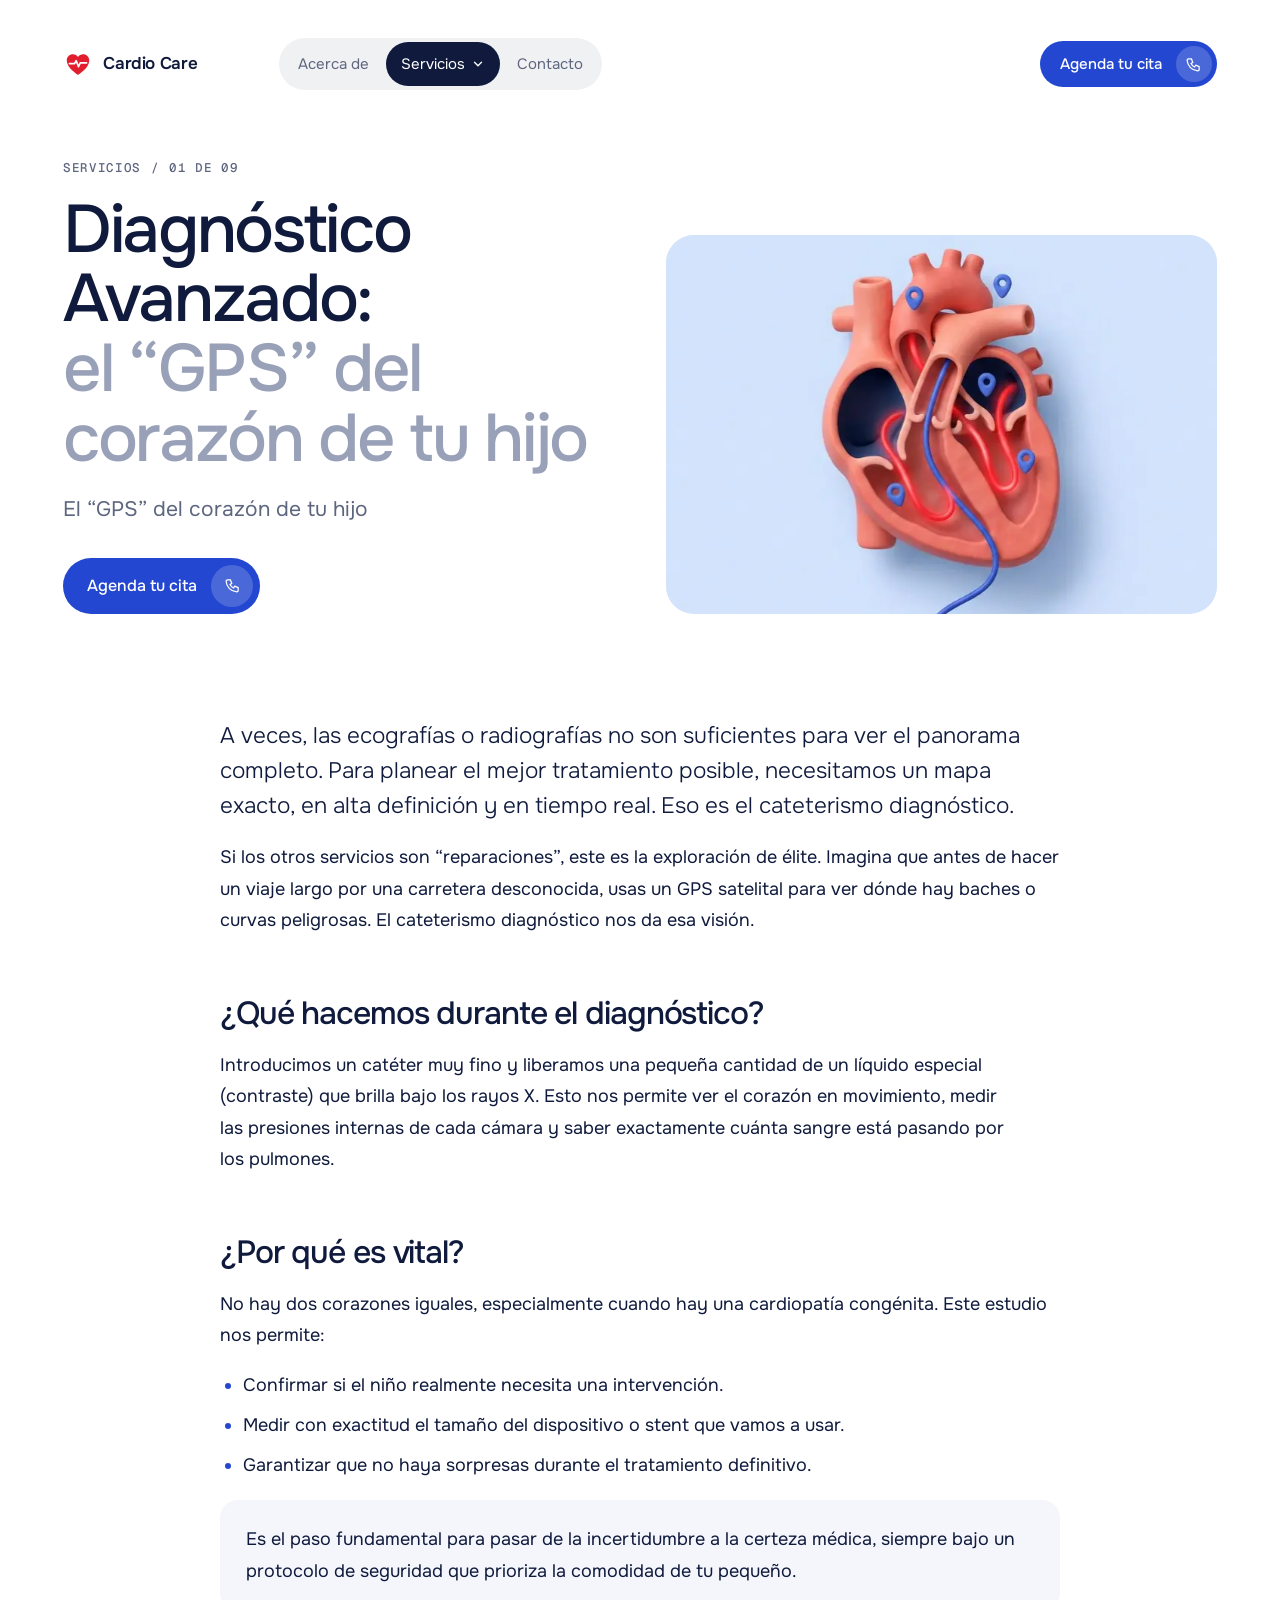
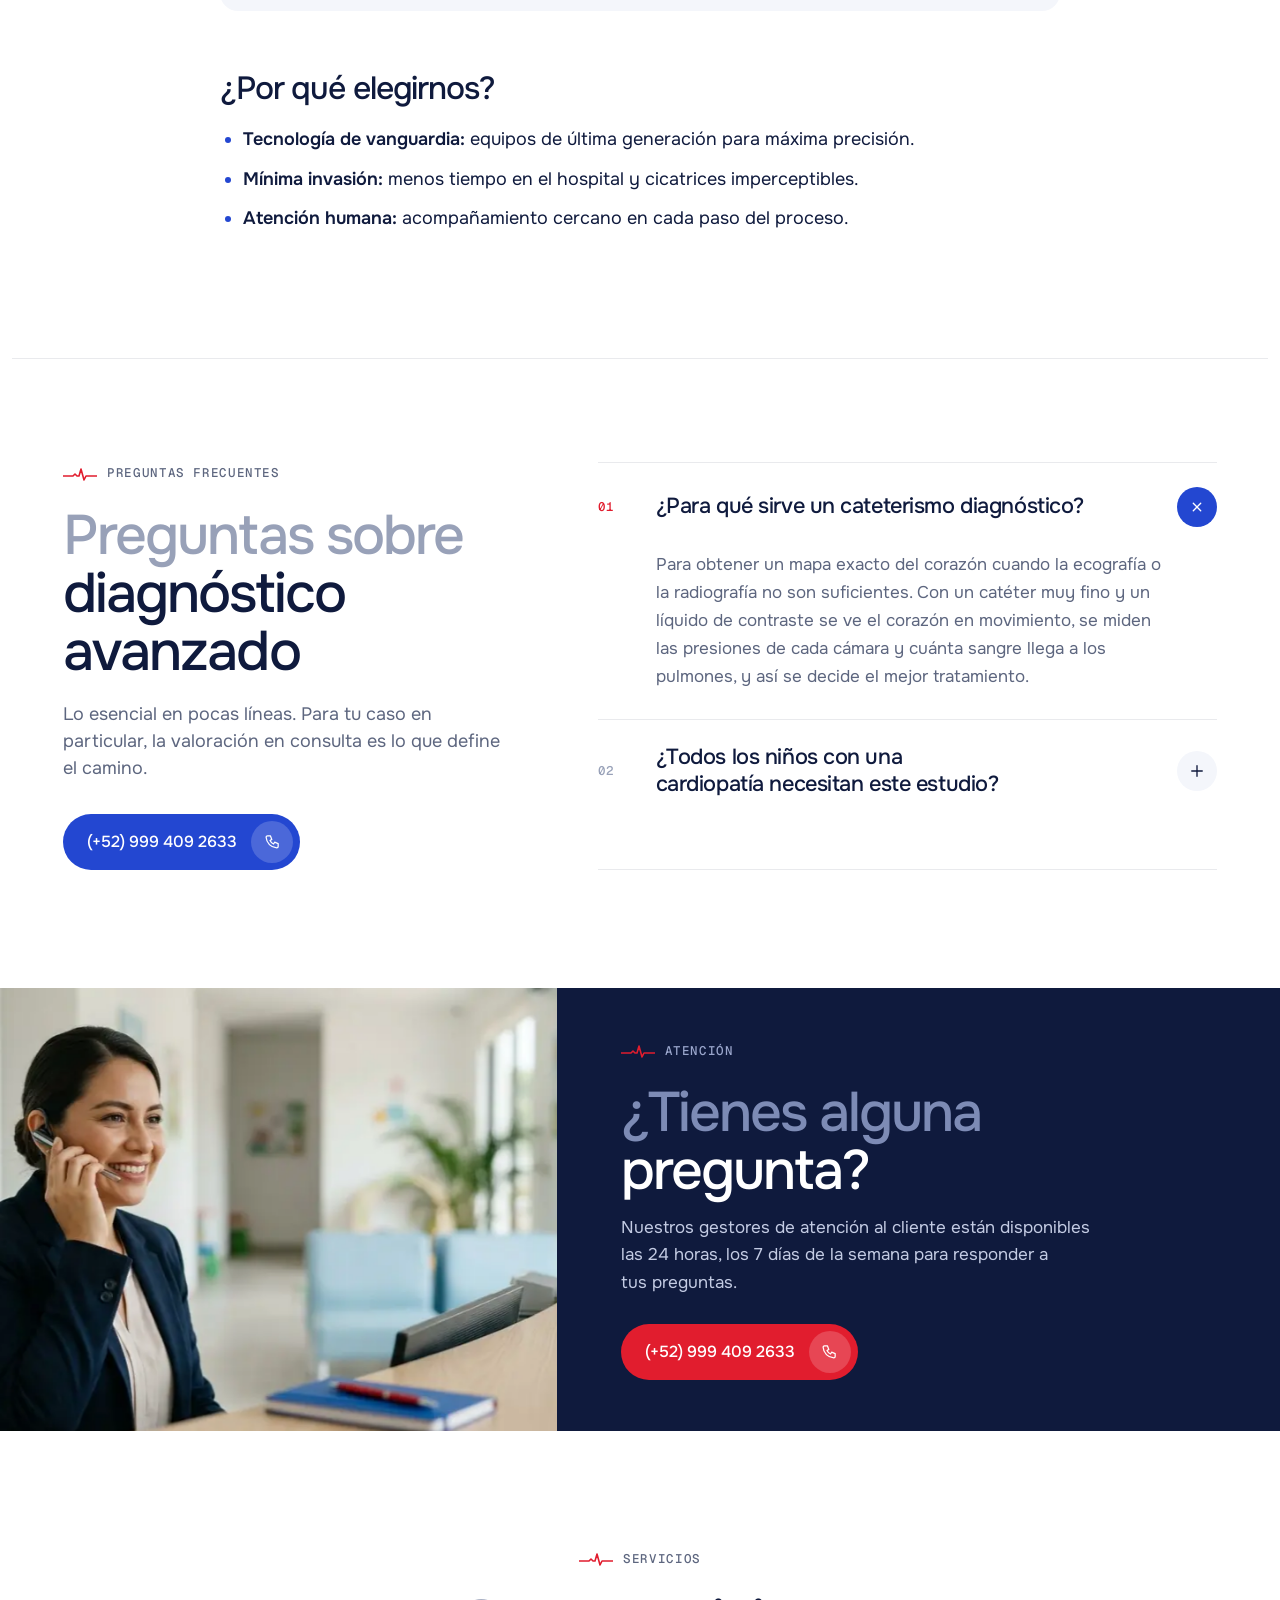
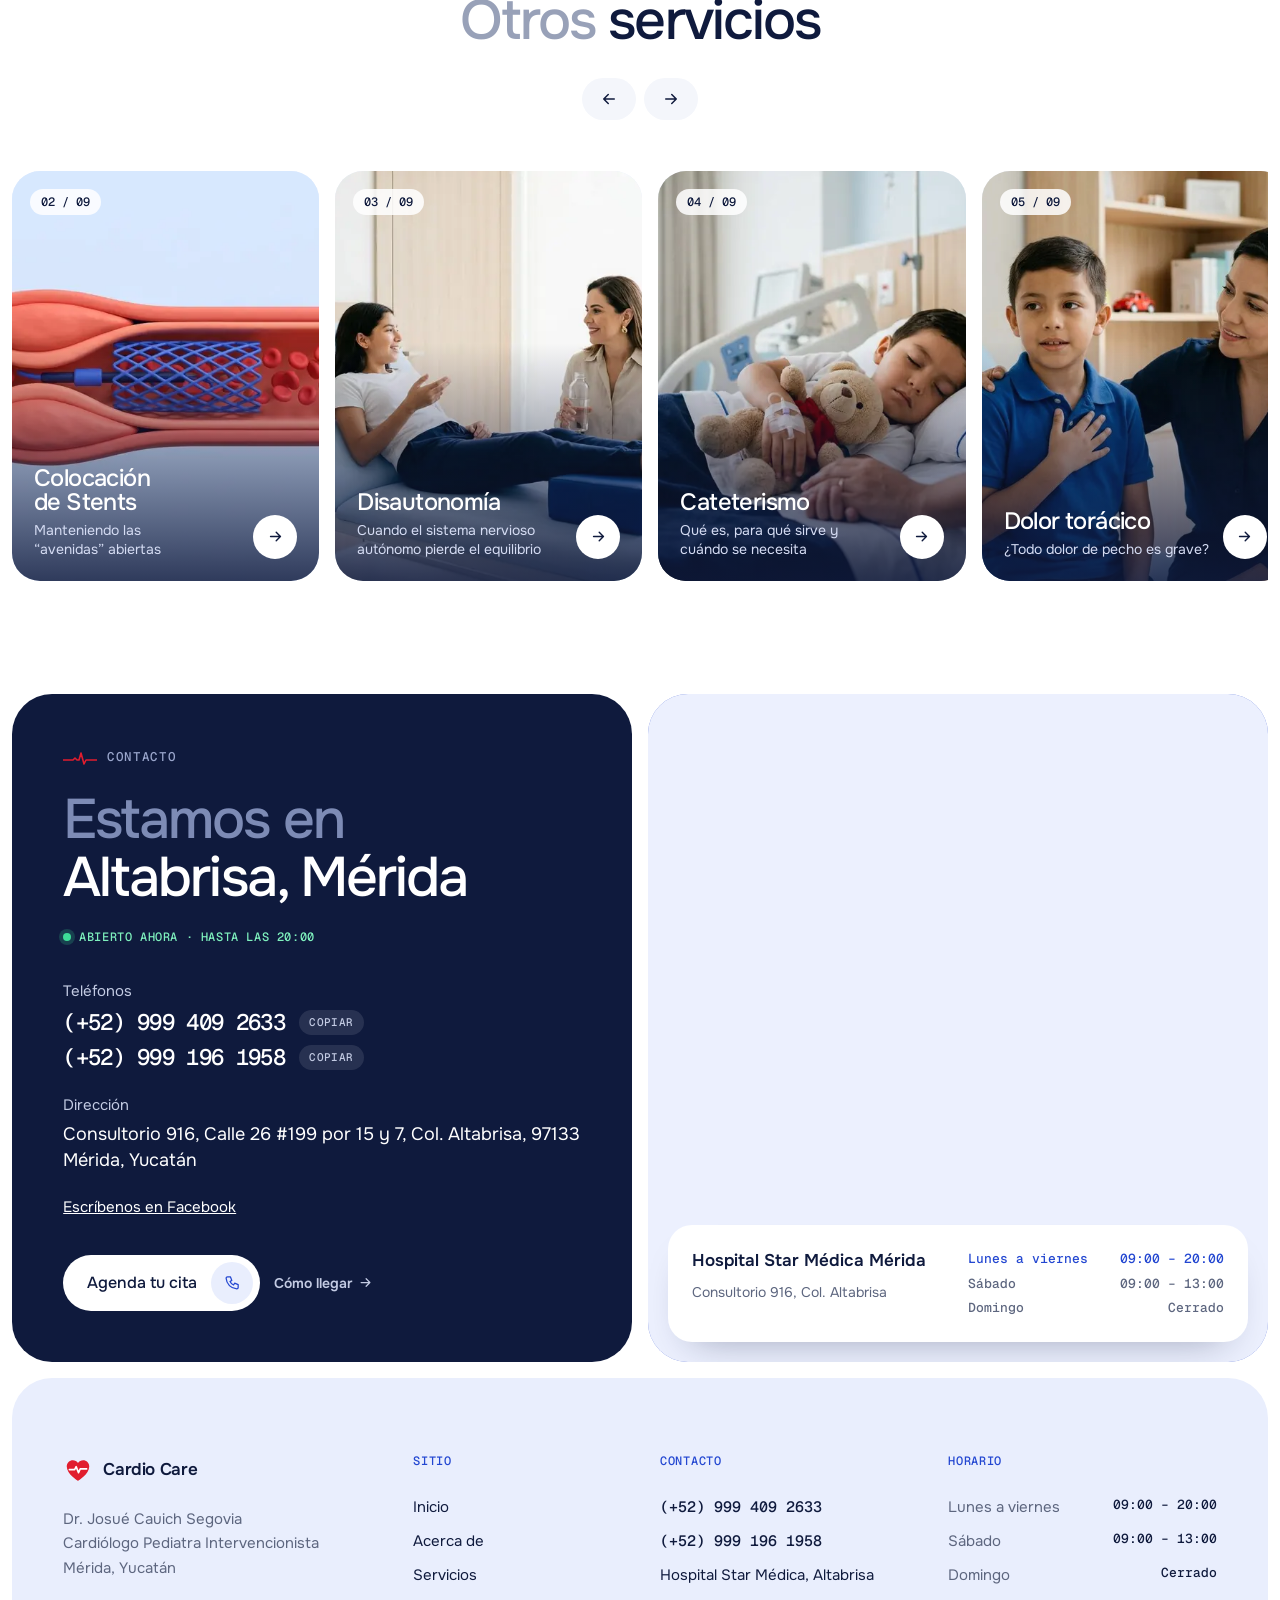
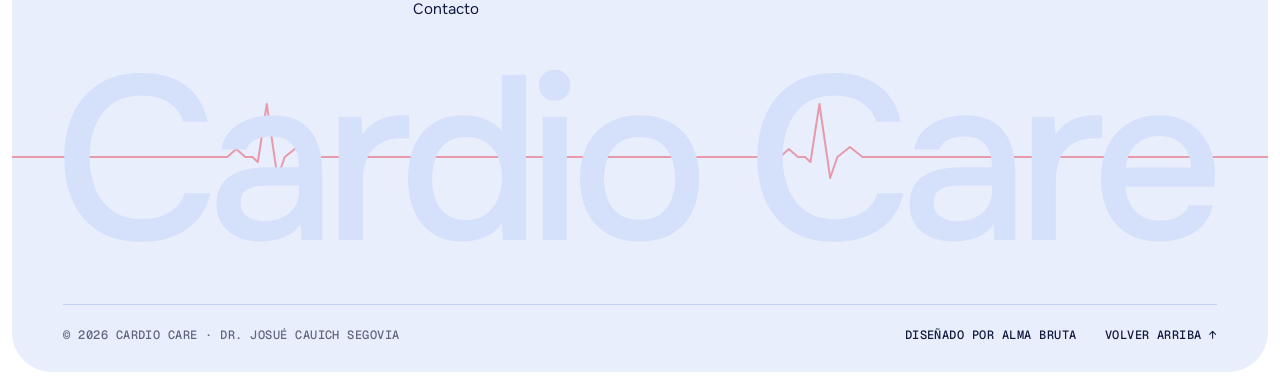
<file: servicios/diagnostico-avanzado/index.html>
<!doctype html>
<html lang="es-MX">
<head>
<meta charset="utf-8">
<meta name="viewport" content="width=device-width, initial-scale=1, viewport-fit=cover">
<title>Diagnóstico Avanzado · Cardiólogo Pediatra en Mérida | Cardio Care</title>
<meta name="description" content="Diagnóstico Avanzado: El GPS del corazón de tu hijo. Atención con el Dr. Josué Cauich Segovia, cardiólogo pediatra intervencionista en Mérida, Yucatán.">
<meta name="robots" content="index, follow, max-image-preview:large, max-snippet:-1">
<link rel="canonical" href="https://cardiocare-sigma.vercel.app/servicios/diagnostico-avanzado/">
<link rel="alternate" hreflang="es-MX" href="https://cardiocare-sigma.vercel.app/servicios/diagnostico-avanzado/">
<meta name="author" content="Dr. Josué Cauich Segovia">
<meta name="geo.region" content="MX-YUC"><meta name="geo.placename" content="Mérida"><meta name="geo.position" content="21.0160689;-89.5849652"><meta name="ICBM" content="21.0160689, -89.5849652">
<meta name="theme-color" content="#2347D1">
<link rel="icon" href="/favicon.svg" type="image/svg+xml">
<link rel="apple-touch-icon" href="/apple-touch-icon.png">
<meta property="og:type" content="website">
<meta property="og:locale" content="es_MX">
<meta property="og:site_name" content="Cardio Care">
<meta property="og:title" content="Diagnóstico Avanzado · Cardiólogo Pediatra en Mérida | Cardio Care">
<meta property="og:description" content="Diagnóstico Avanzado: El GPS del corazón de tu hijo. Atención con el Dr. Josué Cauich Segovia, cardiólogo pediatra intervencionista en Mérida, Yucatán.">
<meta property="og:url" content="https://cardiocare-sigma.vercel.app/servicios/diagnostico-avanzado/">
<meta property="og:image" content="https://cardiocare-sigma.vercel.app/img/il-diagnostico.webp">
<meta property="og:image:alt" content="Diagnóstico Avanzado · Cardiólogo Pediatra en Mérida | Cardio Care">
<meta name="twitter:card" content="summary_large_image">
<meta name="twitter:title" content="Diagnóstico Avanzado · Cardiólogo Pediatra en Mérida | Cardio Care">
<meta name="twitter:description" content="Diagnóstico Avanzado: El GPS del corazón de tu hijo. Atención con el Dr. Josué Cauich Segovia, cardiólogo pediatra intervencionista en Mérida, Yucatán.">
<meta name="twitter:image" content="https://cardiocare-sigma.vercel.app/img/il-diagnostico.webp">
<link rel="preload" as="font" type="font/woff2" href="/fonts/onest-latin.woff2" crossorigin>
<link rel="preload" as="font" type="font/woff2" href="/fonts/geist-mono-500-latin.woff2" crossorigin>
<script type="application/ld+json">{"@context": "https://schema.org", "@graph": [{"@type": "Physician", "@id": "https://cardiocare-sigma.vercel.app/#medico", "name": "Dr. Josué Cauich Segovia", "alternateName": "Cardio Care", "description": "Cardiólogo pediatra intervencionista en Mérida, Yucatán. Atiende a bebés, niños y adolescentes: soplos, arritmias, dolor de pecho, disautonomía, cardiopatías congénitas y cateterismo.", "url": "https://cardiocare-sigma.vercel.app/", "image": "https://cardiocare-sigma.vercel.app/img/dr2.webp", "logo": "https://cardiocare-sigma.vercel.app/favicon.svg", "medicalSpecialty": ["Pediatric", "Cardiovascular"], "telephone": "+529994092633", "priceRange": "$$", "isAcceptingNewPatients": true, "knowsLanguage": "es", "worksFor": {"@id": "https://cardiocare-sigma.vercel.app/#consultorio"}, "hospitalAffiliation": {"@type": "Hospital", "name": "Hospital Star Médica Mérida"}, "alumniOf": [{"@type": "CollegeOrUniversity", "name": "Instituto Nacional de Pediatría (UNAM)"}, {"@type": "CollegeOrUniversity", "name": "Instituto Nacional de Cardiología Ignacio Chávez"}], "memberOf": {"@type": "MedicalOrganization", "name": "Asociación Mexicana de Especialistas en Cardiopatías Congénitas (AMECC)"}, "hasCredential": [{"@type": "EducationalOccupationalCredential", "credentialCategory": "Certificación", "name": "Cardiología Pediátrica", "recognizedBy": {"@type": "Organization", "name": "Consejo Mexicano de Cardiología"}}, {"@type": "EducationalOccupationalCredential", "credentialCategory": "Certificación", "name": "Cardiología Intervencionista", "recognizedBy": {"@type": "Organization", "name": "Consejo Mexicano de Cardiología"}}, {"@type": "EducationalOccupationalCredential", "credentialCategory": "Certificación", "name": "Pediatría", "recognizedBy": {"@type": "Organization", "name": "Consejo Mexicano de Pediatría"}}], "knowsAbout": ["Cardiología pediátrica", "Cardiología intervencionista", "Cardiopatías congénitas", "Soplos cardiacos", "Arritmias", "Disautonomía", "Cateterismo cardiaco", "Valvuloplastia", "Stents"], "address": {"@type": "PostalAddress", "streetAddress": "Calle 26 #199 por 15 y 7, Consultorio 916, Hospital Star Médica", "addressLocality": "Mérida", "addressRegion": "Yucatán", "postalCode": "97133", "addressCountry": "MX"}, "geo": {"@type": "GeoCoordinates", "latitude": 21.0160689, "longitude": -89.5849652}, "hasMap": "https://www.google.com/maps/place/Hospital+Star+M%C3%A9dica+M%C3%A9rida/data=!4m2!3m1!1s0x0:0xc198ba75b83b93b2", "sameAs": ["https://www.google.com/maps/place/Dr+Josu%C3%A9+Cauich+Segovia+Cardi%C3%B3logo+Pediatra/@21.0160689,-89.5849652,17z/data=!4m8!3m7!1s0x8f5677212c8c126d:0xbca4947630c16ba3!8m2!3d21.0160689!4d-89.5849652!9m1!1b1!16s%2Fg%2F1pty506rj"], "openingHoursSpecification": [{"@type": "OpeningHoursSpecification", "dayOfWeek": ["Monday", "Tuesday", "Wednesday", "Thursday", "Friday"], "opens": "09:00", "closes": "20:00"}, {"@type": "OpeningHoursSpecification", "dayOfWeek": "Saturday", "opens": "09:00", "closes": "13:00"}], "areaServed": [{"@type": "City", "name": "Mérida"}, {"@type": "State", "name": "Yucatán"}], "availableService": [{"@type": "MedicalProcedure", "name": "Diagnóstico Avanzado", "url": "https://cardiocare-sigma.vercel.app/servicios/diagnostico-avanzado/"}, {"@type": "MedicalProcedure", "name": "Colocación de Stents", "url": "https://cardiocare-sigma.vercel.app/servicios/colocacion-de-stents/"}, {"@type": "MedicalTherapy", "name": "Disautonomía", "url": "https://cardiocare-sigma.vercel.app/servicios/disautonomia/"}, {"@type": "MedicalProcedure", "name": "Cateterismo", "url": "https://cardiocare-sigma.vercel.app/servicios/cateterismo/"}, {"@type": "MedicalTherapy", "name": "Dolor torácico", "url": "https://cardiocare-sigma.vercel.app/servicios/dolor-toracico/"}, {"@type": "MedicalTherapy", "name": "Cardiopatías Congénitas", "url": "https://cardiocare-sigma.vercel.app/servicios/cardiopatias-congenitas/"}, {"@type": "MedicalTherapy", "name": "Diagnóstico de Arritmias", "url": "https://cardiocare-sigma.vercel.app/servicios/diagnostico-de-arritmias/"}, {"@type": "MedicalTherapy", "name": "Soplos", "url": "https://cardiocare-sigma.vercel.app/servicios/soplos/"}, {"@type": "MedicalProcedure", "name": "Cierre de defectos", "url": "https://cardiocare-sigma.vercel.app/servicios/cierre-de-defectos/"}]}, {"@type": "MedicalClinic", "@id": "https://cardiocare-sigma.vercel.app/#consultorio", "name": "Cardio Care · Cardiología Pediátrica", "url": "https://cardiocare-sigma.vercel.app/", "image": "https://cardiocare-sigma.vercel.app/og.jpg", "telephone": "+529994092633", "medicalSpecialty": ["Pediatric", "Cardiovascular"], "address": {"@type": "PostalAddress", "streetAddress": "Calle 26 #199 por 15 y 7, Consultorio 916, Hospital Star Médica", "addressLocality": "Mérida", "addressRegion": "Yucatán", "postalCode": "97133", "addressCountry": "MX"}, "geo": {"@type": "GeoCoordinates", "latitude": 21.0160689, "longitude": -89.5849652}, "hasMap": "https://www.google.com/maps/place/Hospital+Star+M%C3%A9dica+M%C3%A9rida/data=!4m2!3m1!1s0x0:0xc198ba75b83b93b2", "openingHoursSpecification": [{"@type": "OpeningHoursSpecification", "dayOfWeek": ["Monday", "Tuesday", "Wednesday", "Thursday", "Friday"], "opens": "09:00", "closes": "20:00"}, {"@type": "OpeningHoursSpecification", "dayOfWeek": "Saturday", "opens": "09:00", "closes": "13:00"}], "containedInPlace": {"@type": "Hospital", "name": "Hospital Star Médica Mérida"}, "employee": {"@id": "https://cardiocare-sigma.vercel.app/#medico"}, "contactPoint": [{"@type": "ContactPoint", "telephone": "+529994092633", "contactType": "reservations", "areaServed": "MX", "availableLanguage": "es"}, {"@type": "ContactPoint", "telephone": "+529991961958", "contactType": "reservations", "areaServed": "MX", "availableLanguage": "es"}]}, {"@type": "WebSite", "@id": "https://cardiocare-sigma.vercel.app/#web", "url": "https://cardiocare-sigma.vercel.app/", "name": "Cardio Care", "inLanguage": "es-MX", "publisher": {"@id": "https://cardiocare-sigma.vercel.app/#consultorio"}}, {"@type": "FAQPage", "@id": "https://cardiocare-sigma.vercel.app/servicios/diagnostico-avanzado/#preguntas", "url": "https://cardiocare-sigma.vercel.app/servicios/diagnostico-avanzado/", "inLanguage": "es-MX", "mainEntity": [{"@type": "Question", "name": "¿Para qué sirve un cateterismo diagnóstico?", "acceptedAnswer": {"@type": "Answer", "text": "Para obtener un mapa exacto del corazón cuando la ecografía o la radiografía no son suficientes. Con un catéter muy fino y un líquido de contraste se ve el corazón en movimiento, se miden las presiones de cada cámara y cuánta sangre llega a los pulmones, y así se decide el mejor tratamiento."}}, {"@type": "Question", "name": "¿Todos los niños con una cardiopatía necesitan este estudio?", "acceptedAnswer": {"@type": "Answer", "text": "No. La mayoría de las cardiopatías congénitas se diagnostican bien con estudios no invasivos, como el ecocardiograma. El cateterismo diagnóstico se indica cuando hace falta información precisa para confirmar si el niño necesita una intervención y planearla."}}]}, {"@type": "BreadcrumbList", "itemListElement": [{"@type": "ListItem", "position": 1, "name": "Inicio", "item": "https://cardiocare-sigma.vercel.app/"}, {"@type": "ListItem", "position": 2, "name": "Servicios", "item": "https://cardiocare-sigma.vercel.app/#servicios"}, {"@type": "ListItem", "position": 3, "name": "Diagnóstico Avanzado", "item": "https://cardiocare-sigma.vercel.app/servicios/diagnostico-avanzado/"}]}, {"@type": "MedicalWebPage", "url": "https://cardiocare-sigma.vercel.app/servicios/diagnostico-avanzado/", "name": "Diagnóstico Avanzado · Cardiólogo Pediatra en Mérida | Cardio Care", "description": "Diagnóstico Avanzado: El GPS del corazón de tu hijo. Atención con el Dr. Josué Cauich Segovia, cardiólogo pediatra intervencionista en Mérida, Yucatán.", "about": {"@id": "https://cardiocare-sigma.vercel.app/#medico"}, "inLanguage": "es-MX", "isPartOf": {"@id": "https://cardiocare-sigma.vercel.app/#web"}, "reviewedBy": {"@id": "https://cardiocare-sigma.vercel.app/#medico"}, "lastReviewed": "2026-11-27", "audience": {"@type": "PeopleAudience", "audienceType": "Padres y madres de pacientes pediátricos"}, "specialty": "Pediatric"}]}</script>
<style>
/* Respaldo con las medidas de Onest: mientras carga la fuente, el texto ocupa lo mismo y nada salta. */
@font-face{font-family:"Onest";font-style:normal;font-weight:300 600;font-display:swap;src:url(/fonts/onest-latin.woff2) format("woff2")}
@font-face{font-family:"Geist Mono";font-style:normal;font-weight:500;font-display:swap;src:url(/fonts/geist-mono-500-latin.woff2) format("woff2")}
@font-face{font-family:"Onest fb";src:local("Arial"),local("ArialMT"),local("Liberation Sans"),local("Helvetica");size-adjust:104.5%;ascent-override:93.9%;descent-override:30%;line-gap-override:0%}
/* Dirección E: paneles redondeados sobre gris hielo, doctor recortado, títulos en dos tonos,
   lecturas tipo monitor en mono y un trazo de ECG como hilo conductor. Serio, cálido y propio de cardiología. */
:root{
  --c:#2347D1; --c-d:#8AA4FF; --n:#0F1A3D; --r:#E11D2E; --r-d:#FF5C67; --ice:#E9EEFD; --heart-bg:#DEEAFD;
  --bg:#FFFFFF; --panel:#FFFFFF; --soft:#F4F6FB; --ink:#0F1A3D; --gray:#98A1B8; --mut:#5D667F; --line:rgba(15,26,61,.09);
  --primary:var(--c); --on-primary:#fff;
  --f:"Onest","Onest fb","Segoe UI",system-ui,sans-serif; --m:"Geist Mono",ui-monospace,monospace;
  --glow:#D9E2FB; --hero-a:#F7F8FB; --hero-b:#E8ECF5;
  --rad:40px; --rad-m:28px; --rad-s:18px; --gap:16px;
  --ease:cubic-bezier(.22,1,.36,1);
  --wrap:1408px;
  color-scheme:light;
}
@media (prefers-color-scheme: dark){ :root:not([data-theme="light"]){
  --bg:#0A0D18; --panel:#121729; --soft:#171D33; --ink:#EEF1FA; --gray:#6F7894; --mut:#A3AAC2; --line:rgba(255,255,255,.08);
  --ice:#1A2342; --heart-bg:#1A2342; --primary:var(--c-d); --on-primary:#0A1030; color-scheme:dark; --glow:rgba(35,71,209,.28); --hero-a:#121729; --hero-b:#0A0D18; } }
:root[data-theme="dark"]{
  --bg:#0A0D18; --panel:#121729; --soft:#171D33; --ink:#EEF1FA; --gray:#6F7894; --mut:#A3AAC2; --line:rgba(255,255,255,.08);
  --ice:#1A2342; --heart-bg:#1A2342; --primary:var(--c-d); --on-primary:#0A1030; color-scheme:dark; --glow:rgba(35,71,209,.28); --hero-a:#121729; --hero-b:#0A0D18; }

*{box-sizing:border-box}
html{scroll-behavior:smooth;scroll-padding-top:100px}
body{margin:0;background:var(--bg);color:var(--ink);font-family:var(--f);font-size:17px;line-height:1.6;-webkit-font-smoothing:antialiased}
h1,h2,h3,h4{font-weight:500;letter-spacing:-.035em;line-height:1.04;margin:0;text-wrap:balance}
p{margin:0;text-wrap:pretty}
a{color:inherit}
img{display:block;max-width:100%}
[hidden]{display:none!important}
:focus-visible{outline:3px solid var(--primary);outline-offset:3px;border-radius:8px}
.gr{color:var(--gray)}
.mono{font-family:var(--m)}
.sr{position:absolute;width:1px;height:1px;overflow:hidden;clip:rect(0 0 0 0);white-space:nowrap}
.skip{position:absolute;left:16px;top:-60px;background:var(--primary);color:#fff;padding:10px 14px;border-radius:12px;z-index:90;text-decoration:none}
.skip:focus{top:12px}
.shell{max-width:var(--wrap);margin-inline:auto;padding:12px max(12px,env(safe-area-inset-right)) 12px max(12px,env(safe-area-inset-left))}
.panel{background:var(--panel);border-radius:var(--rad);position:relative;overflow:hidden}
#main > * + *{margin-top:var(--gap)}
.in{padding-inline:clamp(22px,4vw,56px)}

/* etiqueta con latido */
.lbl{display:inline-flex;align-items:center;gap:10px;font:500 12.5px/1 var(--m);letter-spacing:.05em;text-transform:uppercase;color:var(--mut)}
.lbl::before{content:"";width:34px;height:14px;flex-shrink:0;background:url("data:image/svg+xml,%3Csvg xmlns='http://www.w3.org/2000/svg' viewBox='0 0 34 14'%3E%3Cpath d='M0 9h10l2-2 2 2h2l2-7 3 11 2-4h11' fill='none' stroke='%23E11D2E' stroke-width='1.6' stroke-linejoin='round'/%3E%3C/svg%3E") no-repeat}
.h2{font-size:clamp(34px,2.2rem + 1.6vw,58px);margin-top:18px}

/* botones */
.btn{display:inline-flex;align-items:center;gap:14px;background:var(--c);color:#fff;border-radius:999px;padding:7px 7px 7px 24px;font:500 16px/1 var(--f);text-decoration:none;border:0;cursor:pointer;white-space:nowrap;transition:transform .4s var(--ease),background-color .3s}
.btn .bi{width:42px;height:42px;border-radius:50%;background:rgba(255,255,255,.18);display:grid;place-items:center;transition:transform .5s var(--ease)}
.btn .bi svg{width:17px;height:17px}
.btn:hover .bi{transform:rotate(90deg)}
.btn:active{transform:scale(.98)}
.btn.w{background:#fff;color:var(--n)} .btn.w .bi{background:var(--ice);color:var(--c)}
.btn.red{background:var(--r)}
.link{font-weight:600;font-size:14px;text-decoration:none;display:inline-flex;gap:6px;align-items:center}
.link:hover{color:var(--primary)}

/* ---------- nav ---------- */
.top{position:sticky;top:0;z-index:50;pointer-events:none;height:0}
.nav{pointer-events:auto;position:absolute;left:0;right:0;top:12px;display:flex;align-items:center;gap:18px;padding:14px clamp(22px,4vw,56px);border-radius:999px;transition:background-color .4s,box-shadow .4s,top .4s var(--ease)}
.top.scrolled .nav{background:color-mix(in oklab,var(--panel) 82%,transparent);backdrop-filter:blur(16px) saturate(1.4);-webkit-backdrop-filter:blur(16px) saturate(1.4);box-shadow:0 0 0 1px var(--line),0 18px 40px -26px rgba(15,26,61,.4);top:12px;margin-inline:0}
.logo{display:flex;align-items:center;gap:10px;font-weight:600;font-size:17px;letter-spacing:-.02em;text-decoration:none;flex-shrink:0}
.logo svg{width:30px;height:30px}
.menu{display:flex;gap:2px;list-style:none;padding:4px;margin:0 0 0 clamp(20px,5vw,80px);font-size:15px;background:color-mix(in oklab,var(--ink) 6%,transparent);border-radius:999px}
.menu a,.menu button{display:inline-flex;align-items:center;gap:6px;padding:10px 15px;border-radius:999px;text-decoration:none;color:var(--mut);background:none;border:0;font:inherit;cursor:pointer;transition:background-color .3s,color .3s}
.menu a:hover,.menu button:hover{color:var(--ink)}
.menu [aria-current="page"],.menu [aria-current="page"]:hover{background:var(--ink);color:var(--panel)}
.nav .r{margin-left:auto;display:flex;gap:10px;align-items:center}
.nav .tel{font:500 14px/1 var(--m);color:var(--mut);text-decoration:none;margin-right:6px}
.pillw{background:var(--panel);color:var(--ink);padding:13px 18px;border-radius:999px;font-weight:500;font-size:15px;text-decoration:none;box-shadow:0 1px 2px rgba(15,26,61,.08)}
.circ{width:46px;height:46px;border-radius:50%;background:var(--c);color:#fff;display:grid;place-items:center;flex-shrink:0;border:0;cursor:pointer}
.circ svg{width:18px;height:18px}
.burger{display:none}
.chev{width:14px;height:14px;transition:rotate .3s var(--ease)}
.has-mega{position:relative}
.mega{position:absolute;top:calc(100% + 14px);left:50%;translate:-50% 0;width:min(820px,92vw);background:var(--panel);border-radius:var(--rad-m);box-shadow:0 0 0 1px var(--line),0 40px 80px -40px rgba(15,26,61,.5);padding:10px;display:grid;grid-template-columns:repeat(3,1fr);gap:4px;opacity:0;visibility:hidden;transform:translateY(-6px);transition:opacity .25s,transform .4s var(--ease),visibility .25s}
.has-mega.open .mega{opacity:1;visibility:visible;transform:none}
.has-mega.open .chev{rotate:180deg}
.mega a{display:grid;grid-template-columns:64px 1fr;gap:12px;align-items:center;padding:8px;border-radius:16px;text-decoration:none;font-size:14px;font-weight:500;line-height:1.25;color:var(--ink)}
.mega a small{display:block;color:var(--mut);font-weight:400;font-size:12px;margin-top:3px}
.mega a img{width:64px;height:48px;border-radius:10px;object-fit:cover;background:var(--ice)}
.mega a:hover{background:var(--soft)}
.drawer{position:fixed;inset:0;z-index:80;background:var(--panel);padding:20px 20px calc(env(safe-area-inset-bottom) + 24px);overflow:auto;display:flex;flex-direction:column;gap:4px}
.drawer .row{display:flex;justify-content:space-between;align-items:center;margin-bottom:16px}
.drawer > a.big,.drawer > span.big{font-size:32px;font-weight:500;letter-spacing:-.03em;text-decoration:none;padding:6px 0}
.drawer .svc{display:grid;grid-template-columns:1fr 1fr;gap:2px 14px;padding:4px 0 14px}
.drawer .svc a{color:var(--mut);text-decoration:none;padding:7px 0;font-size:15px}
.drawer .btn{margin-top:auto;align-self:flex-start}

/* ---------- hero ---------- */
.hero{min-height:min(880px,100svh);background:radial-gradient(60% 70% at 72% 62%,color-mix(in oklab,var(--c) 14%,transparent) 0%,transparent 70%),linear-gradient(180deg,color-mix(in oklab,var(--panel) 70%,var(--bg)),var(--bg));display:grid;grid-template-columns:minmax(0,1.05fr) minmax(0,.95fr);align-items:stretch}
.hero{background:radial-gradient(60% 70% at 72% 62%,var(--glow) 0%,transparent 70%),linear-gradient(180deg,var(--hero-a),var(--hero-b))}
.stars svg{width:16px;height:16px;display:inline-block;vertical-align:-2px}
.phead .media.tall{aspect-ratio:4/5;max-height:640px;justify-self:end;width:min(100%,520px)}
.phead .media.tall img{object-position:50% 20%}
.prose p.callout{font-weight:400}
.tech .stage .co .link{color:var(--ink)}
.hero .t{padding:150px clamp(22px,4vw,56px) 52px;display:flex;flex-direction:column;position:relative;z-index:3}
.hero h1{font-size:clamp(42px,2rem + 3.4vw,78px);margin-top:22px;max-width:12.5ch}
.hero .lead{font-size:clamp(17px,1rem + .3vw,19px);line-height:1.55;color:var(--mut);margin-top:24px;max-width:440px}
.hero .ct{margin-top:34px;display:flex;gap:16px;align-items:center;flex-wrap:wrap}
.hero .ct .alt{font-size:15px;color:var(--mut)}
.hero .ct .alt a{font-family:var(--m);color:var(--ink);text-decoration:none}
.nums{display:flex;gap:clamp(28px,4vw,56px);margin-top:auto;padding-top:56px;flex-wrap:wrap}
.nums b{font:500 clamp(38px,1.6rem + 1.6vw,52px)/1 var(--m);letter-spacing:-.05em;display:block}
.nums b sup{font-size:.4em;color:var(--r);vertical-align:top;margin-left:2px}
.nums span{font:500 12px/1.3 var(--m);letter-spacing:.04em;text-transform:uppercase;color:var(--mut);display:block;margin-top:9px}
.hero .v{position:relative;min-height:520px}
.hero .doc{position:absolute;bottom:0;left:50%;translate:-52% 0;height:min(94%,800px);width:auto;max-width:none;z-index:2}
.rings{position:absolute;left:50%;top:60%;width:1000px;height:1000px;translate:-50% -50%;border-radius:50%;border:1px solid color-mix(in oklab,var(--c) 12%,transparent);z-index:0}
.rings::before,.rings::after{content:"";position:absolute;inset:140px;border-radius:50%;border:1px solid color-mix(in oklab,var(--c) 12%,transparent)}
.rings::after{inset:280px}
.hero .ecg{position:absolute;left:0;right:0;bottom:170px;height:110px;width:100%;z-index:1;pointer-events:none}
.ecg path{fill:none;stroke:var(--r);stroke-opacity:.75;stroke-width:2;stroke-linejoin:round;stroke-dasharray:3200;stroke-dashoffset:0}
@media (prefers-reduced-motion:no-preference){.ecg.draw path{animation:trace 3s var(--ease) both .4s}}
@keyframes trace{from{stroke-dashoffset:3200}}
.float{position:absolute;z-index:4;display:flex;align-items:center;gap:12px;background:color-mix(in oklab,var(--panel) 74%,transparent);backdrop-filter:blur(14px);-webkit-backdrop-filter:blur(14px);border:1px solid color-mix(in oklab,var(--panel) 90%,transparent);padding:10px 18px 10px 10px;border-radius:999px;font-size:14px;line-height:1.3;box-shadow:0 20px 40px -24px rgba(15,26,61,.35);white-space:nowrap}
.float .ic{width:40px;height:40px;border-radius:50%;display:grid;place-items:center;background:var(--ice);color:var(--c);flex-shrink:0}
.float .ic svg{width:18px;height:18px}
.float b{font-weight:600;display:block}
.f1{right:3%;top:41%}.f2{left:-4%;top:56%}.f3{right:2%;top:72%}
@media (prefers-reduced-motion:no-preference){.float{animation:bob 7s ease-in-out infinite}.f2{animation-delay:-2s}.f3{animation-delay:-4s}}
@keyframes bob{50%{transform:translateY(-6px)}}

/* banda */
.band{background:var(--c);color:#fff;border-radius:var(--rad);padding:clamp(26px,3vw,40px) clamp(22px,4vw,56px);display:flex;align-items:center;gap:clamp(20px,3vw,40px);overflow:hidden}
.band small{font:500 12px/1.3 var(--m);text-transform:uppercase;letter-spacing:.06em;color:#C9D4FF;flex-shrink:0}
.band ul{list-style:none;margin:0;padding:0;display:flex;align-items:center;gap:20px;flex-wrap:wrap;font-size:clamp(20px,1rem + 1vw,28px);font-weight:300;letter-spacing:-.03em}
.band li{display:flex;align-items:center;gap:20px}
.band li + li::before{content:"";width:40px;height:16px;background:url("data:image/svg+xml,%3Csvg xmlns='http://www.w3.org/2000/svg' viewBox='0 0 40 16'%3E%3Cpath d='M0 10h12l2-2 2 2h2l3-8 3 13 2-5h14' fill='none' stroke='%23fff' stroke-opacity='.7' stroke-width='1.6' stroke-linejoin='round'/%3E%3C/svg%3E") no-repeat}

/* ---------- carrusel servicios ---------- */
.svc{padding:clamp(64px,8vw,100px) 0 clamp(56px,7vw,90px)}
.center{text-align:center}
.arrows{display:flex;gap:8px;justify-content:center;margin-top:28px}
.arrows button{width:54px;height:42px;border-radius:999px;background:var(--soft);display:grid;place-items:center;border:0;color:var(--ink);cursor:pointer;transition:background-color .3s,color .3s}
.arrows button:hover{background:var(--c);color:#fff}
.arrows svg{width:18px;height:18px}
.arrows .prev svg{rotate:180deg}
.car{display:flex;gap:var(--gap);margin-top:clamp(32px,4vw,56px);overflow-x:auto;scroll-snap-type:x mandatory;padding:0 clamp(22px,4vw,56px) 8px;scroll-padding-inline:clamp(22px,4vw,56px);scrollbar-width:none}
.car::-webkit-scrollbar{display:none}
.sc{position:relative;flex-shrink:0;width:clamp(260px,24vw,330px);height:clamp(360px,32vw,440px);border-radius:var(--rad-m);overflow:hidden;background:var(--ice);scroll-snap-align:start;text-decoration:none;color:#fff;isolation:isolate}
.sc.big{width:clamp(300px,38vw,520px)}
.sc img{position:absolute;inset:0;width:100%;height:100%;object-fit:cover;z-index:-1;transition:transform .9s var(--ease)}
.sc:hover img{transform:scale(1.05)}
.sc::after{content:"";position:absolute;inset:0;z-index:-1;background:linear-gradient(180deg,rgba(15,26,61,0) 42%,rgba(15,26,61,.84))}
.sc .n{position:absolute;top:18px;left:18px;font:500 12px/1 var(--m);color:var(--n);background:rgba(255,255,255,.85);padding:7px 11px;border-radius:999px}
.sc .tx{position:absolute;left:22px;right:22px;bottom:22px;display:flex;justify-content:space-between;align-items:flex-end;gap:14px}
.sc h3{font-size:clamp(21px,1rem + .6vw,26px);letter-spacing:-.025em}
.sc p{font-size:14px;color:#D5DCF3;margin-top:6px;line-height:1.35}
.ar{width:44px;height:44px;border-radius:50%;background:#fff;color:var(--n);display:grid;place-items:center;flex-shrink:0;transition:rotate .5s var(--ease),background-color .3s}
.ar svg{width:17px;height:17px}
.sc:hover .ar{rotate:-45deg;background:var(--c);color:#fff}

/* ---------- corazón con anotaciones ---------- */
.tech{padding:clamp(64px,8vw,100px) clamp(22px,4vw,56px) clamp(64px,8vw,110px);background:var(--heart-bg)}
.tech .hd{display:flex;justify-content:space-between;align-items:flex-end;gap:24px 60px;flex-wrap:wrap}
.tech .sub{font-size:18px;color:var(--mut);max-width:440px;line-height:1.5}
.stage{position:relative;height:760px;margin-top:10px}
.stage .ring{position:absolute;left:50%;top:50%;border-radius:50%;border:1px solid color-mix(in oklab,var(--c) 16%,transparent);translate:-50% -50%}
.stage .ring.d{border-style:dashed}
.stage > img{position:absolute;left:50%;top:50%;width:min(860px,72%);translate:-50% -50%;-webkit-mask-image:radial-gradient(closest-side,#000 78%,transparent);mask-image:radial-gradient(closest-side,#000 78%,transparent)}
.co{position:absolute;width:270px;text-decoration:none}
.co .tg{font:500 11px/1 var(--m);letter-spacing:.05em;text-transform:uppercase;color:var(--c);padding-left:20px;display:block;margin-bottom:8px}
.co b{display:flex;align-items:center;gap:10px;font-weight:600;font-size:18px;letter-spacing:-.02em}
.co b::before{content:"";width:10px;height:10px;border-radius:50%;background:var(--panel);border:3px solid var(--ink);flex-shrink:0}
.co.red b::before{border-color:var(--r)}
.co p{font-size:14px;color:var(--mut);margin-top:8px;line-height:1.45;padding-left:20px}
.co .link{padding-left:20px;margin-top:10px}
.co:hover b{color:var(--c)}
.c1{left:3%;top:18%}.c2{right:3%;top:12%}.c3{left:8%;top:64%}.c4{right:1%;top:60%}

/* ---------- doctor ---------- */
.about{display:grid;grid-template-columns:minmax(0,1fr) minmax(300px,460px)}
.about .t{padding:clamp(56px,7vw,90px) clamp(22px,4vw,56px)}
.about blockquote{font-size:clamp(19px,1rem + .4vw,22px);line-height:1.5;margin:28px 0 0;max-width:620px;font-weight:300}
.about .who{margin-top:20px;font-size:15px;color:var(--mut)}
.about .who b{color:var(--ink);font-weight:600}
.about .ph{position:relative;min-height:440px;background:var(--ice)}
.about .ph img{position:absolute;inset:0;width:100%;height:100%;object-fit:cover;object-position:70% 25%}
.about .ph .float{left:auto;top:auto;right:24px;bottom:24px;animation:none;background:rgba(15,26,61,.78);border-color:rgba(255,255,255,.12);color:#fff}
.about .ph .float .ic{background:rgba(255,255,255,.12);color:#fff}
.steps{list-style:none;padding:0;margin:52px 0 0;display:grid;grid-template-columns:repeat(4,minmax(0,1fr));gap:24px;position:relative}
.steps::before{content:"";position:absolute;left:22px;right:40px;top:22px;height:1px;background:var(--line)}
.steps li{position:relative}
.steps .k{width:44px;height:44px;border-radius:50%;background:var(--panel);border:1px solid color-mix(in oklab,var(--ink) 18%,transparent);display:grid;place-items:center;font:500 15px/1 var(--m)}
.steps small{display:block;font:500 11.5px/1.3 var(--m);letter-spacing:.04em;text-transform:uppercase;color:var(--c);margin-top:18px}
.steps h3{font-size:19px;margin-top:6px;letter-spacing:-.02em}
.steps p{font-size:14px;color:var(--mut);margin-top:6px;line-height:1.45}

/* ---------- para papás (minimal) ---------- */
.papas{display:grid;grid-template-columns:minmax(0,420px) minmax(0,1fr);gap:clamp(32px,5vw,72px);padding:clamp(56px,7vw,90px) clamp(22px,4vw,56px);align-items:center}
.papas p.sub{font-size:18px;color:var(--mut);line-height:1.5;margin-top:20px}
.strips{display:grid}
.lane{display:grid;grid-template-columns:110px minmax(0,1fr) 140px;align-items:center;gap:20px;min-height:72px}
.lane span{font:500 12px/1.2 var(--m);text-transform:uppercase;letter-spacing:.04em;color:var(--mut)}
.lane svg{width:100%;height:40px;overflow:visible}
.lane svg path{fill:none;stroke-width:1.4;stroke-linejoin:round;stroke-linecap:round}
.lane b{font:500 24px/1 var(--m);text-align:right;letter-spacing:-.04em;font-variant-numeric:tabular-nums}
.lane b i{font-style:normal;font-size:11px;color:var(--mut);margin-left:4px;letter-spacing:0}
.strips .note{display:flex;justify-content:space-between;gap:16px;font:500 11px/1.3 var(--m);text-transform:uppercase;letter-spacing:.05em;color:var(--gray);padding-top:16px}
.lg{display:flex;gap:18px;flex-wrap:wrap}
.lg span{display:inline-flex;align-items:center;gap:8px}
.lg span::before{content:"";width:14px;height:2px;background:currentColor}

/* ---------- reseñas ---------- */
.rev{padding:clamp(64px,8vw,100px) 0 clamp(64px,8vw,110px)}
.score{display:inline-flex;align-items:center;justify-content:center;flex-wrap:wrap;gap:8px 14px;margin-top:22px;font-size:15px;color:var(--mut);text-decoration:none}
.score b{font:500 34px/1 var(--m);color:var(--ink);letter-spacing:-.04em}
.stars{color:#F5A524;letter-spacing:2px;white-space:nowrap}
.rc{display:flex;gap:var(--gap);margin-top:clamp(36px,4vw,56px);overflow-x:auto;scroll-snap-type:x mandatory;padding:0 clamp(22px,4vw,56px) 24px;scroll-padding-inline:clamp(22px,4vw,56px);scrollbar-width:none;align-items:center}
.rc::-webkit-scrollbar{display:none}
.rv{flex-shrink:0;scroll-snap-align:center!important;width:min(400px,80vw);transition:background-color .5s var(--ease),color .5s var(--ease),box-shadow .5s var(--ease);user-select:none;background:var(--soft);border-radius:var(--rad-m);padding:30px;font-size:16px;line-height:1.55;scroll-snap-align:start;margin:0}
.rv.on{background:var(--n);color:#fff;box-shadow:0 30px 60px -30px rgba(15,26,61,.6)}
.rv blockquote{margin:0}
.rv figcaption{display:flex;align-items:center;gap:12px;margin-top:22px;font-size:14px}
.rv .av{width:40px;height:40px;border-radius:12px;background:var(--ice);color:var(--c);display:grid;place-items:center;font-weight:600;flex-shrink:0}
.rv.on .av{background:var(--c);color:#fff}
.rv figcaption span span{display:block;color:var(--mut);font-size:12px;font-family:var(--m);text-transform:uppercase;letter-spacing:.04em;margin-top:2px}
.rv.on figcaption span span{color:#AEB6D0}

/* ---------- contacto ---------- */
.cta{display:grid;grid-template-columns:minmax(0,1fr) minmax(0,1fr);gap:var(--gap)}
.cta .l{background:var(--n);color:#fff;border-radius:var(--rad);padding:clamp(32px,4vw,56px);display:flex;flex-direction:column;justify-content:space-between;gap:36px;min-height:560px}
.cta .lbl{color:#9AA6CC}
.cta h2 .gr{color:#7D8BB5}
.live{display:inline-flex;align-items:center;gap:8px;font:500 12px/1 var(--m);letter-spacing:.05em;text-transform:uppercase;margin-top:24px}
.live i{width:8px;height:8px;border-radius:50%}
.live.open{color:#7EF0BD}.live.open i{background:#3DDC97;box-shadow:0 0 0 4px rgba(61,220,151,.2)}
.live.closed{color:#AEB6D0}.live.closed i{background:#AEB6D0}
.rows{display:grid;gap:22px;font-size:15px;color:#C3CBE3;margin-top:30px}
.rows .ph{display:grid;grid-template-columns:auto auto;justify-content:start;align-items:center;gap:8px 14px;margin-top:6px}
.rows .ph a{font:500 clamp(20px,1rem + .5vw,24px)/1.2 var(--m);color:#fff;text-decoration:none;letter-spacing:-.03em}
.copy{font:500 11px/1 var(--m);text-transform:uppercase;letter-spacing:.04em;color:#C3CBE3;background:rgba(255,255,255,.1);border:0;border-radius:999px;padding:7px 10px;cursor:pointer}
.copy:hover{background:rgba(255,255,255,.18);color:#fff}
.rows .ad{display:block;color:#fff;font-size:18px;line-height:1.45;margin-top:4px}
.rows .fb{color:#fff}
.map{border-radius:var(--rad);overflow:hidden;position:relative;background:var(--soft);min-height:560px}
.map iframe{position:absolute;inset:0;width:100%;height:100%;border:0;filter:saturate(.8) contrast(1.02)}
.map .card{position:absolute;left:20px;right:20px;bottom:20px;background:var(--panel);border-radius:24px;padding:22px 24px;display:grid;grid-template-columns:1fr 1fr;gap:20px;font-size:14px;color:var(--mut);box-shadow:0 20px 40px -24px rgba(15,26,61,.4)}
.map .card b{display:block;color:var(--ink);font-size:17px;font-weight:600;margin-bottom:6px}
.map .card .h{display:flex;justify-content:space-between;gap:10px;padding:3px 0;font:500 13px/1.4 var(--m)}
.map .card .h.today{color:var(--c)}
.foot{position:relative;min-height:300px;overflow:hidden;border-radius:var(--rad);background:var(--panel);padding:40px clamp(22px,4vw,56px);display:flex;justify-content:space-between;gap:16px;flex-wrap:wrap;font-size:14px;color:var(--mut)}
.foot nav{display:flex;gap:18px;flex-wrap:wrap}
.foot a{text-decoration:none}.foot a:hover{color:var(--ink)}
.foot .wm{position:absolute;left:24px;bottom:-.22em;font-size:clamp(90px,17vw,250px);font-weight:500;letter-spacing:-.06em;color:var(--bg);white-space:nowrap;line-height:1;pointer-events:none}
.foot .ecg{position:absolute;left:0;bottom:22%;width:100%;height:90px}
.foot .ecg path{stroke-opacity:.45}

/* barra de llamada */
.dock{position:fixed;left:50%;bottom:calc(env(safe-area-inset-bottom) + 16px);translate:-50% 0;z-index:45;display:flex;align-items:center;gap:16px;background:rgba(15,26,61,.92);backdrop-filter:blur(12px);-webkit-backdrop-filter:blur(12px);color:#fff;border-radius:999px;padding:7px 7px 7px 8px;box-shadow:0 20px 40px -14px rgba(15,26,61,.55);transition:transform .6s var(--ease),opacity .4s;max-width:calc(100% - 24px)}
.dock.off{transform:translateY(150%);opacity:0;pointer-events:none}
.dock .hb{width:40px;height:40px;border-radius:50%;background:var(--r);display:grid;place-items:center;flex-shrink:0}
.dock .hb svg{width:18px;height:18px}
@media (prefers-reduced-motion:no-preference){.dock .hb svg{animation:beat 1.4s infinite}}
@keyframes beat{0%,100%{transform:scale(1)}14%{transform:scale(1.22)}28%{transform:scale(1)}42%{transform:scale(1.12)}}
.dock span.q{font-size:14px;color:#C3CBE3;white-space:nowrap}
.dock .btn{padding:5px 5px 5px 18px;font-size:15px}
.dock .btn .bi{width:36px;height:36px}

/* ---------- páginas internas ---------- */
.phead{display:grid;grid-template-columns:minmax(0,1fr) minmax(0,1fr);gap:clamp(24px,4vw,56px);padding:150px clamp(22px,4vw,56px) clamp(32px,4vw,56px);background:linear-gradient(180deg,color-mix(in oklab,var(--panel) 70%,var(--bg)),var(--bg));align-items:end}
.phead h1{font-size:clamp(40px,1.8rem + 3vw,72px);margin-top:20px}
.phead .q{font-size:clamp(18px,1rem + .4vw,21px);color:var(--mut);margin-top:20px;max-width:46ch;line-height:1.5}
.phead .ct{margin-top:32px}
.phead .media{border-radius:var(--rad-m);overflow:hidden;aspect-ratio:16/11;background:var(--ice)}
.phead .media img{width:100%;height:100%;object-fit:cover}
.crumb{display:flex;gap:10px;align-items:center;font:500 12.5px/1 var(--m);letter-spacing:.05em;text-transform:uppercase;color:var(--mut)}
.crumb a{text-decoration:none}.crumb a:hover{color:var(--c)}
.article{padding:clamp(48px,7vw,96px) clamp(22px,4vw,56px)}
.prose{max-width:70ch;margin-inline:auto;font-size:18px;line-height:1.75}
.prose > * + *{margin-top:1.05em}
.prose > p:first-child{font-size:clamp(20px,1rem + .5vw,23px);line-height:1.55;font-weight:300}
.prose h2{font-size:clamp(26px,1.2rem + 1vw,34px);margin-top:1.9em}
.prose h3{font-size:20px;margin-top:1.5em;letter-spacing:-.02em}
.prose ul,.prose ol{padding-left:1.25em}
.prose li + li{margin-top:.45em}
.prose li::marker{color:var(--c)}
.prose strong{font-weight:600}
.prose .callout{background:var(--soft);border-radius:var(--rad-s);padding:24px 26px}
.prose .callout b{display:block;font-size:18px;margin-bottom:6px;font-weight:600}
.groups{display:grid;grid-template-columns:repeat(auto-fit,minmax(240px,1fr));gap:10px;margin-top:1.2em}
.groups section{background:var(--soft);border-radius:var(--rad-s);padding:18px 20px}
.groups h3{font-size:16px;margin:0 0 8px;display:flex;gap:10px;align-items:baseline}
.groups h3 i{font-style:normal;color:var(--c);font-family:var(--m)}
.groups ul{margin:0;padding-left:1.1em;font-size:15px;color:var(--mut)}
.causes{display:grid;gap:12px;margin-top:1.2em}
.cause{display:grid;grid-template-columns:1fr 70px;gap:16px;align-items:center;font-size:16px}
.cause .t{display:flex;flex-direction:column;gap:7px}
.cause .track{height:6px;background:var(--soft);border-radius:99px;overflow:hidden}
.cause .fill{height:100%;background:var(--c);border-radius:99px}
.cause b{font:500 18px/1 var(--m);text-align:right}
.tablewrap{overflow-x:auto;background:var(--panel);border:1px solid var(--line);border-radius:var(--rad-s);margin-top:1.2em}
table{border-collapse:collapse;width:100%;font-size:13px;font-family:var(--m);min-width:640px}
caption{text-align:left;padding:16px 18px 6px;font-family:var(--f);font-weight:600;font-size:16px}
th,td{padding:10px 14px;text-align:left;white-space:nowrap;border-top:1px solid var(--line)}
thead th{font-weight:500;color:var(--mut);background:var(--soft)}
tbody tr:hover{background:var(--soft)}
.tnote{font-size:13px;color:var(--mut);padding:12px 18px}
.help{display:grid;grid-template-columns:minmax(0,1fr) minmax(0,1.3fr);background:var(--n);color:#fff}
.help .im{min-height:340px;position:relative}
.help .im img{position:absolute;inset:0;width:100%;height:100%;object-fit:cover;object-position:50% 35%}
.help .t{padding:clamp(32px,4vw,56px);display:flex;flex-direction:column;justify-content:center;gap:28px}
.help .lbl{color:#9AA6CC}
.help h2 .gr{color:#7D8BB5}
.help p{color:#C3CBE3;max-width:44ch;margin-top:14px}
.help .btn{align-self:flex-start}
.a-hero{min-height:760px}
.certs{display:grid;grid-template-columns:minmax(0,420px) minmax(0,1fr);gap:clamp(32px,5vw,72px);padding:clamp(56px,7vw,90px) clamp(22px,4vw,56px)}
.certs p.sub{color:var(--mut);margin-top:18px;font-size:18px;line-height:1.5}
.certs ul{list-style:none;margin:0;padding:0}
.certs li{display:grid;grid-template-columns:48px 1fr;gap:18px;align-items:center;padding:22px 0}
.certs li + li{border-top:1px solid var(--line)}
.certs .ic{width:48px;height:48px;border-radius:50%;background:var(--ice);color:var(--c);display:grid;place-items:center}
.certs .ic svg{width:22px;height:22px}
.certs li b{display:block;font-weight:600;font-size:18px;letter-spacing:-.02em}
.certs li span{color:var(--mut)}
.pillars{display:grid;grid-template-columns:repeat(3,minmax(0,1fr));gap:clamp(24px,3vw,48px);margin-top:48px}
.pillars h3{font-size:22px;margin-top:18px;letter-spacing:-.025em}
.pillars p{color:var(--mut);margin-top:8px;font-size:16px}
.pillars .ic{width:48px;height:48px;border-radius:50%;background:var(--ice);color:var(--c);display:grid;place-items:center}
.pillars .ic svg{width:22px;height:22px}

/* entradas (nunca ocultan contenido sin JS) */
@media (prefers-reduced-motion:no-preference){
  .rise{animation:rise .9s var(--ease) both}
  .d1{animation-delay:.08s}.d2{animation-delay:.16s}.d3{animation-delay:.26s}.d4{animation-delay:.36s}
}
@keyframes rise{from{opacity:.001;transform:translateY(18px)}}

/* ---------- responsive ---------- */
@media (max-width:1100px){
  .menu,.nav .tel,.nav .pillw{display:none}
  .burger{display:grid;background:var(--panel);color:var(--ink);box-shadow:0 1px 2px rgba(15,26,61,.08)}
  .stage{height:auto;display:grid;grid-template-columns:1fr 1fr;gap:28px 24px;padding-top:10px}
  .stage .ring{display:none}
  .stage > img{position:static;translate:none;width:min(520px,100%);grid-column:1/-1;justify-self:center}
  .co{position:static;width:auto}
  .about{grid-template-columns:1fr}
  .about .ph{min-height:420px;order:-1}
  .steps{grid-template-columns:1fr 1fr;row-gap:32px}.steps::before{display:none}
  .papas,.certs{grid-template-columns:1fr}
  .cta{grid-template-columns:1fr}
  .help{grid-template-columns:1fr}
}
@media (max-width:860px){
  .hero{grid-template-columns:1fr;min-height:0}
  .hero .t{padding-top:110px;padding-bottom:28px}
  .hero .v{min-height:0;height:min(118vw,560px)}
  .hero .doc{height:100%}
  .rings{width:640px;height:640px}
  .hero .ecg{bottom:26%}
  .f1{right:3%;top:38%}.f2{left:3%;top:56%}.f3{right:3%;top:auto;bottom:6%}
  .nums{padding-top:36px}
  .band{flex-direction:column;align-items:flex-start}
  .band ul{gap:8px 14px}.band li{gap:14px}
  .phead{grid-template-columns:1fr;padding-top:104px}
  .pillars{grid-template-columns:1fr}
}
@media (max-width:560px){
  :root{--rad:28px;--rad-m:22px;--gap:10px}
  .shell{padding:8px}
  .nav{padding:10px 22px;top:8px}
  .logo span{font-size:15px}
  .float{font-size:12px;padding:6px 12px 6px 6px}.float .ic{width:32px;height:32px}
  .f2{display:none}
  .stage{grid-template-columns:1fr}
  .steps{grid-template-columns:1fr}
  .lane{grid-template-columns:1fr auto;grid-template-areas:"a v" "s s";gap:6px 10px;padding:14px 0}
  .lane span{grid-area:a}.lane b{grid-area:v;font-size:20px}.lane svg{grid-area:s;height:34px}
  .strips .note{flex-direction:column}
  .nums{display:grid;grid-template-columns:repeat(3,auto);justify-content:space-between;gap:12px}
  .nums b{font-size:30px}.nums span{font-size:10.5px}
  .f1{left:3%;right:auto;top:auto;bottom:24%}.f3{right:3%;bottom:7%}
  .steps li{display:grid;grid-template-columns:44px 1fr;column-gap:16px}.steps .k{grid-row:1/5}.steps small{margin-top:2px}
  .map .card{grid-template-columns:1fr}
  .map{min-height:520px}
  .dock span.q{display:none}
  .foot{padding-bottom:150px;flex-direction:column}.foot .ecg{bottom:70px;height:70px}
}
@media (prefers-reduced-motion:reduce){*{scroll-behavior:auto!important;animation:none!important;transition:none!important}}

/* ---------- ronda 2: menos bloques, más variedad ---------- */
:root{--sp:12px}
html,body{overflow-x:clip}
.bleed{margin-inline:calc(50% - 50vw);border-radius:0!important;padding-inline:calc(50vw - 50% + clamp(22px,4vw,56px))}
.band.bleed{border-radius:0}
.papas.bleed{background:var(--soft);padding-block:clamp(64px,8vw,110px)}
.certs.bleed{background:var(--soft)}
.help.bleed{padding:0;border-radius:0}
.help.bleed .t{padding-inline:clamp(32px,5vw,80px)}
.help.bleed .im{min-height:440px}
.about{gap:clamp(28px,4vw,72px);padding:clamp(40px,6vw,88px) clamp(22px,4vw,56px);align-items:stretch}
.about .t{padding:0}
.about .ph{border-radius:var(--rad);overflow:hidden;min-height:640px}
.about .ph img{object-position:50% 18%}
.phead{background:none}
.article{padding-top:clamp(16px,3vw,40px)}
.navcta{padding:5px 5px 5px 20px;font-size:15px}
.navcta .bi{width:36px;height:36px}
.map iframe{filter:grayscale(1) contrast(1.06) brightness(1.06)}
.map::after{content:"";position:absolute;inset:0;background:var(--c);mix-blend-mode:color;opacity:.9;pointer-events:none;z-index:1}
.map::before{content:"";position:absolute;inset:0;background:#E9EEFD;mix-blend-mode:multiply;opacity:.35;pointer-events:none;z-index:1}
.map .card{z-index:2}
.foot{display:block;min-height:0;background:var(--ice);border-radius:var(--rad);padding:0;color:var(--mut);font-size:15px}
.ftop{display:grid;grid-template-columns:1.5fr 1fr 1.2fr 1.3fr;gap:40px;padding:clamp(48px,6vw,80px) clamp(22px,4vw,56px) 0}
.fbrand p{margin-top:22px;line-height:1.65;color:var(--mut)}
.foot .fh{font:500 12px/1 var(--m);letter-spacing:.06em;text-transform:uppercase;color:var(--c);margin:0 0 18px}
.foot nav,.ftop > div:not(.fbrand){display:flex;flex-direction:column;gap:10px}
.foot nav{flex-wrap:nowrap}
.foot a{text-decoration:none;color:var(--ink)}.foot a:hover{color:var(--c)}
.foot .hr{display:flex;justify-content:space-between;gap:16px}
.foot .hr .mono{font-size:13px;color:var(--ink)}
.fwm{padding:clamp(56px,7vw,100px) clamp(22px,4vw,56px) 0;overflow:hidden}
.fwm .wm{position:static;display:inline-block;white-space:nowrap;font-weight:500;letter-spacing:-.055em;line-height:.78;color:var(--c);font-size:16vw}
.fbot{display:flex;justify-content:space-between;gap:16px;flex-wrap:wrap;margin:clamp(24px,3vw,40px) clamp(22px,4vw,56px) 0;padding:22px 0 28px;border-top:1px solid color-mix(in oklab,var(--c) 18%,transparent);font:500 12px/1.4 var(--m);letter-spacing:.04em;text-transform:uppercase}
@media (max-width:1100px){.navcta{display:inline-flex}.ftop{grid-template-columns:1fr 1fr}}
@media (max-width:860px){.about{grid-template-columns:1fr}.about .ph{min-height:520px}}
@media (max-width:560px){
  :root{--sp:8px}
  .navcta{padding:12px 16px;font-size:14px}.navcta .bi{display:none}
  .ftop{grid-template-columns:1fr;gap:32px}
  .about .ph{min-height:440px}
  .help.bleed .im{min-height:300px}
}

/* ---------- ronda 3 ---------- */
.car,.rc{cursor:grab;-webkit-user-select:none;user-select:none}
.car.drag,.rc.drag{cursor:grabbing}
.car.drag a,.rc.drag *{pointer-events:none}
.car img{-webkit-user-drag:none}
.rc{padding-bottom:40px}
.rev .arrows{margin-top:8px}
.fwm{position:relative}
.fwm{overflow:visible;padding-bottom:clamp(8px,1.4vw,22px)}
.fwm .wm{position:relative;z-index:1;display:block;width:max-content;line-height:.82}
.fwm .ecg{position:absolute;left:0;right:0;width:100%;top:calc(50% + 10px);height:110px;z-index:0}
.fwm .ecg path{stroke-opacity:.55}
.fbot .r{display:flex;gap:28px;flex-wrap:wrap}
.fbot a{color:var(--ink)}
.fbot .ab b{color:inherit;font-weight:inherit}
/* página de contacto */
.cpage{display:grid;grid-template-columns:minmax(0,1.02fr) minmax(0,.98fr);gap:clamp(32px,5vw,80px);padding:150px clamp(22px,4vw,56px) clamp(48px,6vw,88px)}
.cpage h1{font-size:clamp(40px,1.8rem + 3vw,72px);margin-top:20px}
.cpage .q{font-size:clamp(18px,1rem + .4vw,21px);color:var(--mut);margin-top:20px;max-width:44ch;line-height:1.5}
.cpage .live.open{color:#0E8A5F}.cpage .live.closed{color:var(--mut)}.cpage .live.closed i{background:var(--gray)}
.calls{margin-top:40px;border-top:1px solid var(--line)}
.call{display:grid;grid-template-columns:1fr auto;align-items:center;gap:16px;padding:22px 0;border-bottom:1px solid var(--line);text-decoration:none}
.call small{display:block;font:500 11.5px/1 var(--m);letter-spacing:.05em;text-transform:uppercase;color:var(--mut);margin-bottom:10px}
.call b{font:500 clamp(21px,1.2rem + 1.4vw,40px)/1 var(--m);letter-spacing:-.04em;white-space:nowrap}
.call .ar{background:var(--ice);color:var(--c);width:52px;height:52px}
.call:hover b{color:var(--c)}.call:hover .ar{background:var(--c);color:#fff;rotate:-45deg}
.cinfo{display:grid;grid-template-columns:1fr 1fr;gap:32px;margin-top:40px}
.cinfo .fh{font:500 12px/1 var(--m);letter-spacing:.06em;text-transform:uppercase;color:var(--c);margin:0 0 14px}
.cinfo p{font-size:16px;line-height:1.55}
.cinfo .h{display:flex;justify-content:space-between;gap:12px;font:500 13px/1.9 var(--m);color:var(--mut)}
.cinfo .h.today{color:var(--ink)}
.cinfo .link{margin-top:12px}
.cmap{min-height:640px;height:100%}
@media (max-width:960px){.cpage{grid-template-columns:1fr;padding-top:110px}.cmap{min-height:460px}}
@media (max-width:560px){.cinfo{grid-template-columns:1fr}.fwm .ecg{height:60px}}

/* ---------- versión 3: hero a sangre ---------- */
:root{--edge:max(var(--sp),calc((100vw - var(--wrap)) / 2 + var(--sp)))}
.hero{margin-inline:calc(50% - 50vw);margin-top:calc(-1 * var(--sp));border-radius:0!important}
.hero .t{padding-left:calc(var(--edge) + clamp(22px,4vw,56px))}
.hero .v{margin-right:var(--edge)}
#main > .hero + .band{margin-top:0}
.fwm{padding-top:clamp(40px,4.5vw,72px);padding-bottom:0}
.fwm .wm{color:color-mix(in oklab,var(--c) 9%,var(--ice));line-height:.72;left:0;bottom:auto}
.fwm .ecg path{stroke-opacity:.4}
.fwm .ecg{top:auto;bottom:22%}
.fbot{margin-top:clamp(40px,4.5vw,72px)}
@media (max-width:560px){.fwm .ecg{bottom:0;height:46px}}

/* ---------- animaciones: sonar, tiras y footer ---------- */
.sonar{position:absolute;left:50%;top:50%;width:min(940px,92%);aspect-ratio:1;border:1.5px solid color-mix(in oklab,var(--c) 55%,transparent);border-radius:50%;translate:-50% -50%;pointer-events:none;opacity:0;scale:.28}
.lane svg,.fwm .ecg{overflow:hidden}
.fwm .ecg path{stroke-dasharray:none;animation:none}
@media (prefers-reduced-motion:no-preference){
  .sonar{animation:sonar 7.5s cubic-bezier(.25,.6,.35,1) infinite;animation-delay:calc(var(--i) * -2.5s)}
  .fwm .scroll{animation:ecgscroll var(--t) linear infinite}
}
@media (prefers-reduced-motion:reduce){
  .sonar{opacity:.5}.sonar[style*="--i:0"]{scale:.5}.sonar[style*="--i:1"]{scale:.75}.sonar[style*="--i:2"]{scale:1}
}
@keyframes sonar{0%{scale:.28;opacity:0}18%{opacity:.85}70%{opacity:.35}100%{scale:1;opacity:0}}
@keyframes ecgscroll{to{transform:translateX(var(--d))}}
.sonar.hs{top:58%;width:1000px;z-index:0;border-color:color-mix(in oklab,var(--c) 40%,transparent)}
@media (max-width:1100px){
  .sonar.hs{width:640px}
  .stage .sonar{position:relative;left:auto;top:auto;translate:none;grid-row:1;grid-column:1/-1;place-self:center;width:min(560px,112%)}
  .stage > img{grid-row:1;position:relative;left:auto;top:auto;z-index:1}
}

/* ---------- menú de servicios ---------- */
.has-mega{position:static}
.mega{left:0;right:0;translate:none;width:auto;top:calc(100% + 12px);display:grid;grid-template-columns:minmax(0,1fr) minmax(280px,360px);gap:12px;padding:12px;border-radius:32px;box-shadow:0 0 0 1px var(--line),0 50px 100px -40px rgba(15,26,61,.45)}
.mg-l{padding:20px 20px 0;display:flex;flex-direction:column}
.mg-h{display:flex;justify-content:space-between;align-items:center;padding:0 12px 18px}
.mega .mg-h a.link{display:inline-flex;gap:8px;align-items:center;white-space:nowrap;padding:8px 12px;font-size:14px;font-weight:600}
.mega .mg-list{display:grid;grid-template-columns:repeat(3,minmax(0,1fr));gap:4px}
.mega a.mg-i{display:grid;grid-template-columns:auto 1fr auto;gap:14px;align-items:start;padding:16px 14px;border-radius:18px;font-size:16px;line-height:1.25;transition:background-color .25s}
.mg-i .n{font:500 12px/1.6 var(--m);color:var(--gray)}
.mg-i b{display:block;font-weight:600;letter-spacing:-.015em}
.mega .mg-i small{display:block;color:var(--mut);font-size:13px;font-weight:400;margin-top:5px;line-height:1.4}
.mg-i .go{width:30px;height:30px;border-radius:50%;display:grid;place-items:center;color:var(--c);opacity:0;transform:translateX(-6px);transition:opacity .25s,transform .35s var(--ease)}
.mg-i .go svg{width:15px;height:15px}
.mega a.mg-i:hover,.mega a.mg-i.on{background:var(--soft)}
.mg-i.on .go,.mg-i:hover .go{opacity:1;transform:none}
.mg-i.on .n{color:var(--c)}
.mg-f{margin-top:auto;display:flex;justify-content:space-between;align-items:center;gap:16px;padding:18px 14px 20px;border-top:1px solid var(--line);font-size:14px;color:var(--mut)}
.mega .mg-f a{font-size:15px;color:var(--ink);text-decoration:none;padding:0;display:inline}
.mega a.mg-feat{position:relative;display:block;padding:0;border-radius:24px;overflow:hidden;min-height:400px;background:var(--ice);color:#fff;isolation:isolate}
.mg-feat img{position:absolute;inset:0;width:100%!important;height:100%!important;object-fit:cover;border-radius:0!important;z-index:-1;transition:transform .8s var(--ease)}
.mg-feat:hover img{transform:scale(1.04)}
.mg-feat::after{content:"";position:absolute;inset:0;z-index:-1;background:linear-gradient(180deg,rgba(15,26,61,0) 35%,rgba(15,26,61,.88))}
.mg-feat .tx{position:absolute;left:24px;right:80px;bottom:24px}
.mg-feat small{display:block;font:500 11.5px/1 var(--m);letter-spacing:.05em;text-transform:uppercase;color:#C9D4FF;margin-bottom:10px}
.mg-feat b{display:block;font-size:26px;font-weight:500;letter-spacing:-.03em;line-height:1.1}
.mg-feat .tx > span{display:block;font-size:14px;color:#D5DCF3;margin-top:8px}
.mg-feat .ar{position:absolute;right:22px;bottom:24px}
/* ronda alineación */
.tech .hd{flex-direction:column;align-items:center;text-align:center;gap:20px}
.tech .hd .lbl{justify-content:center}
.tech .sub{max-width:46ch;margin-inline:auto}
@media (prefers-reduced-motion:no-preference){.stage > img{animation:hfloat 7s ease-in-out infinite}}
@keyframes hfloat{0%,100%{transform:translateY(0)}50%{transform:translateY(-14px)}}
.rc{align-items:stretch;padding:12px calc(50% - min(440px,80vw)/2) 72px;scroll-padding-inline:0;margin-bottom:-32px}
.rv{width:min(440px,80vw);display:flex;flex-direction:column;justify-content:space-between;scale:.9;opacity:.55;transition:scale .7s var(--ease),opacity .7s var(--ease),background-color .6s var(--ease),color .6s var(--ease),box-shadow .6s var(--ease)}
.rv.on{scale:1;opacity:1}
.cmap .card{grid-template-columns:1fr auto;align-items:center}
@media (max-width:560px){.cmap .card{grid-template-columns:1fr}}
/* carrusel pegado al borde de las cajas */
.car{padding:0 0 8px;scroll-padding-inline:0}
.car,.rc{overflow-y:hidden;overscroll-behavior-x:contain}
/* aparición y parallax al hacer scroll */
.help .im{overflow:hidden}
@media (prefers-reduced-motion:no-preference){
  .js-rv [data-r]{opacity:0;translate:0 42px;transition:opacity 1s cubic-bezier(.22,1,.36,1),translate 1.2s cubic-bezier(.22,1,.36,1);transition-delay:calc(var(--rd,0) * 90ms)}
  .js-rv [data-r].in-v{opacity:1;translate:0 0}
  .js-rv .rv[data-r]{transition:opacity 1s cubic-bezier(.22,1,.36,1),translate 1.2s cubic-bezier(.22,1,.36,1),scale .7s var(--ease),background-color .6s var(--ease),color .6s var(--ease),box-shadow .6s var(--ease)}
  .js-rv .rv[data-r]:not(.on).in-v{opacity:.55}
  [data-px]{scale:1.14;translate:0 var(--py,0px);will-change:translate}
}
/* mobile: cinta Atendemos, hero, footer */
@media (max-width:860px){
  .band{gap:14px;padding-block:28px 10px}
  .band ul{display:block;width:100%;font-size:21px}
  .band li{display:flex;justify-content:space-between;align-items:center;gap:16px;padding:15px 0;border-top:1px solid rgba(255,255,255,.2)}
  .band li::before,.band li + li::before{content:"";order:2;flex-shrink:0;width:40px;height:16px;background:url("data:image/svg+xml,%3Csvg xmlns='http://www.w3.org/2000/svg' viewBox='0 0 40 16'%3E%3Cpath d='M0 10h12l2-2 2 2h2l3-8 3 13 2-5h14' fill='none' stroke='%23fff' stroke-opacity='.7' stroke-width='1.6' stroke-linejoin='round'/%3E%3C/svg%3E") no-repeat}
  .hero .v{margin-right:0}
  .hero .doc{translate:-46% 0}
}
@media (max-width:560px){
  .ftop{grid-template-columns:.8fr 1.2fr;gap:36px 16px}
  .ftop a[href^="tel"]{white-space:nowrap;font-size:13.5px}
  .ftop > .fbrand,.ftop > div:last-child{grid-column:1/-1}
}
@media (max-width:560px){
  .ftop .hr{display:grid;grid-template-columns:.8fr 1.2fr;column-gap:16px}
  .rv{width:66vw;scale:.94}
  .rv:not(.on),.js-rv .rv[data-r]:not(.on).in-v{opacity:1;background:var(--ice)}
  .rc{padding-inline:calc(50% - 33vw)}
}

/* hero: la etiqueta con la especialidad y la ciudad es parte del h1 (palabras clave), sin cambiar cómo se ve */
.hero h1{margin-top:0;max-width:none}
.hero h1 .lbl{display:flex;width:fit-content;max-width:100%}
.hero h1 .hl{display:block;margin-top:22px;max-width:12.5ch}

/* preguntas frecuentes */
.faq{display:grid;grid-template-columns:minmax(0,.85fr) minmax(0,1.15fr);gap:clamp(32px,6vw,110px);padding:clamp(64px,8vw,110px) clamp(22px,4vw,56px);border-top:1px solid var(--line)}
.fq-h{position:sticky;top:110px;align-self:start}
.fq-h .sub{font-size:18px;color:var(--mut);line-height:1.5;margin-top:20px;max-width:40ch}
.fq-h .btn{margin-top:32px}
.fq-l{border-bottom:1px solid var(--line)}
.qa{border-top:1px solid var(--line)}
.qa summary{list-style:none;display:grid;grid-template-columns:44px minmax(0,1fr) 40px;align-items:center;gap:14px;padding:24px 0;cursor:pointer}
.qa summary::-webkit-details-marker{display:none}
.qa .n{font-size:12.5px;letter-spacing:.05em;color:var(--gray)}
.qa h3{font-size:clamp(19px,1rem + .45vw,23px);letter-spacing:-.02em;line-height:1.25}
.qa .pm{width:40px;height:40px;border-radius:50%;display:grid;place-items:center;background:var(--soft);color:var(--ink);transition:transform .5s var(--ease),background-color .3s,color .3s}
.qa .pm svg{width:18px;height:18px}
.qa summary:hover .pm{background:var(--ice)}
.qa[open] .pm{transform:rotate(45deg);background:var(--c);color:#fff}
.qa[open] .n{color:var(--r)}
.qa .ans{padding:0 54px 28px 58px}
.qa .ans p{color:var(--mut);max-width:62ch;line-height:1.65}
.qa .ans .link{margin-top:14px;color:var(--primary)}
@media (prefers-reduced-motion:no-preference){.qa[open] .ans{animation:fqin .6s var(--ease)}}
@keyframes fqin{from{opacity:0;translate:0 -6px}}
@media (max-width:860px){
  .faq{grid-template-columns:1fr}
  .fq-h{position:static}
  .qa summary{grid-template-columns:30px minmax(0,1fr) 36px;gap:10px;padding:20px 0}
  .qa .pm{width:36px;height:36px}
  .qa .ans{padding:0 0 24px 40px}
}
</style>
</head>
<body>

<a class="skip" href="#main">Saltar al contenido</a>
<div class="shell">
<header class="top" id="top">
  <nav class="nav" aria-label="Principal">
    <a class="logo" href="/" aria-label="Cardio Care, inicio"><svg viewBox="0 0 40 40" aria-hidden="true"><path d="M20 34.5S5 25.6 5 15.4C5 10.6 8.7 7 13.2 7c2.8 0 5.2 1.4 6.8 3.6C21.6 8.4 24 7 26.8 7 31.3 7 35 10.6 35 15.4 35 25.6 20 34.5 20 34.5Z" fill="#E11D2E"/><path d="M8.5 19.5h7l2-4 3.2 8 2.3-5h8.5" fill="none" stroke="#fff" stroke-width="2.2" stroke-linecap="round" stroke-linejoin="round"/></svg><span>Cardio Care</span></a>
    <ul class="menu">
      <li><a href="/acerca-de/" data-nav="acerca-de">Acerca de</a></li>
      <li class="has-mega" id="mega"><button id="megabtn" data-nav="servicios" aria-expanded="false" aria-controls="megapanel">Servicios <svg class="chev" viewBox="0 0 24 24" fill="none" stroke="currentColor" stroke-width="2.2" stroke-linecap="round"><path d="m6 9 6 6 6-6"/></svg></button><div class="mega" id="megapanel"><div class="mg-l"><div class="mg-h"><span class="lbl">Nuestros servicios</span><a class="link" href="/#servicios">Ver todos <svg width="15" height="15" viewBox="0 0 24 24" fill="none" stroke="currentColor" stroke-width="2" stroke-linecap="round" stroke-linejoin="round"><path d="M5 12h14M13 6l6 6-6 6"/></svg></a></div>
  <div class="mg-list"><a class="mg-i" href="/servicios/diagnostico-avanzado/" data-k="diagnostico-avanzado"><span class="n">01</span><span class="t"><b>Diagnóstico Avanzado</b><small>El “GPS” del corazón de tu hijo</small></span><span class="go"><svg viewBox="0 0 24 24" fill="none" stroke="currentColor" stroke-width="2" stroke-linecap="round" stroke-linejoin="round"><path d="M5 12h14M13 6l6 6-6 6"/></svg></span></a><a class="mg-i" href="/servicios/colocacion-de-stents/" data-k="colocacion-de-stents"><span class="n">02</span><span class="t"><b>Colocación de Stents</b><small>Manteniendo las “avenidas” abiertas</small></span><span class="go"><svg viewBox="0 0 24 24" fill="none" stroke="currentColor" stroke-width="2" stroke-linecap="round" stroke-linejoin="round"><path d="M5 12h14M13 6l6 6-6 6"/></svg></span></a><a class="mg-i" href="/servicios/disautonomia/" data-k="disautonomia"><span class="n">03</span><span class="t"><b>Disautonomía</b><small>Cuando el sistema nervioso autónomo pierde el equilibrio</small></span><span class="go"><svg viewBox="0 0 24 24" fill="none" stroke="currentColor" stroke-width="2" stroke-linecap="round" stroke-linejoin="round"><path d="M5 12h14M13 6l6 6-6 6"/></svg></span></a><a class="mg-i" href="/servicios/cateterismo/" data-k="cateterismo"><span class="n">04</span><span class="t"><b>Cateterismo</b><small>Qué es, para qué sirve y cuándo se necesita</small></span><span class="go"><svg viewBox="0 0 24 24" fill="none" stroke="currentColor" stroke-width="2" stroke-linecap="round" stroke-linejoin="round"><path d="M5 12h14M13 6l6 6-6 6"/></svg></span></a><a class="mg-i" href="/servicios/dolor-toracico/" data-k="dolor-toracico"><span class="n">05</span><span class="t"><b>Dolor torácico</b><small>¿Todo dolor de pecho es grave?</small></span><span class="go"><svg viewBox="0 0 24 24" fill="none" stroke="currentColor" stroke-width="2" stroke-linecap="round" stroke-linejoin="round"><path d="M5 12h14M13 6l6 6-6 6"/></svg></span></a><a class="mg-i" href="/servicios/cardiopatias-congenitas/" data-k="cardiopatias-congenitas"><span class="n">06</span><span class="t"><b>Cardiopatías Congénitas</b><small>Aparecen en cerca del 1% de los recién nacidos</small></span><span class="go"><svg viewBox="0 0 24 24" fill="none" stroke="currentColor" stroke-width="2" stroke-linecap="round" stroke-linejoin="round"><path d="M5 12h14M13 6l6 6-6 6"/></svg></span></a><a class="mg-i" href="/servicios/diagnostico-de-arritmias/" data-k="diagnostico-de-arritmias"><span class="n">07</span><span class="t"><b>Diagnóstico de Arritmias</b><small>¿Mi hijo tiene una arritmia? ¿Es malo?</small></span><span class="go"><svg viewBox="0 0 24 24" fill="none" stroke="currentColor" stroke-width="2" stroke-linecap="round" stroke-linejoin="round"><path d="M5 12h14M13 6l6 6-6 6"/></svg></span></a><a class="mg-i" href="/servicios/soplos/" data-k="soplos"><span class="n">08</span><span class="t"><b>Soplos</b><small>¿Todos los soplos son malos?</small></span><span class="go"><svg viewBox="0 0 24 24" fill="none" stroke="currentColor" stroke-width="2" stroke-linecap="round" stroke-linejoin="round"><path d="M5 12h14M13 6l6 6-6 6"/></svg></span></a><a class="mg-i" href="/servicios/cierre-de-defectos/" data-k="cierre-de-defectos"><span class="n">09</span><span class="t"><b>Cierre de defectos</b><small>Valvuloplastia: devolviendo el flujo con un “globo mágico”</small></span><span class="go"><svg viewBox="0 0 24 24" fill="none" stroke="currentColor" stroke-width="2" stroke-linecap="round" stroke-linejoin="round"><path d="M5 12h14M13 6l6 6-6 6"/></svg></span></a></div>
  <div class="mg-f"><span>¿Tienes alguna pregunta? Llámanos y te orientamos.</span><a class="mono" href="tel:+529994092633">(+52) 999 409 2633</a></div></div>
  <a class="mg-feat" id="mgfeat" href="/servicios/diagnostico-avanzado/"><img id="mgimg" src="/img/il-diagnostico.webp" alt="" loading="lazy" decoding="async"><span class="tx"><small id="mgn">Servicio 01 / 09</small><b id="mgt">Diagnóstico Avanzado</b><span id="mgs">El “GPS” del corazón de tu hijo</span></span><span class="ar"><svg viewBox="0 0 24 24" fill="none" stroke="currentColor" stroke-width="2" stroke-linecap="round" stroke-linejoin="round"><path d="M5 12h14M13 6l6 6-6 6"/></svg></span></a></div></li>
      <li><a href="/contacto/" data-nav="contacto">Contacto</a></li>
    </ul>
    <div class="r">
      <a class="btn navcta" href="/contacto/">Agenda tu cita <span class="bi"><svg viewBox="0 0 24 24" fill="none" stroke="currentColor" stroke-width="1.8" stroke-linecap="round" stroke-linejoin="round"><path d="M5 4h4l2 5-2.5 1.5a11 11 0 0 0 5 5L15 13l5 2v4a2 2 0 0 1-2 2A16 16 0 0 1 3 6a2 2 0 0 1 2-2"/></svg></span></a>
      <button class="circ burger" id="menubtn" aria-label="Abrir menú" aria-expanded="false"><svg viewBox="0 0 24 24" fill="none" stroke="currentColor" stroke-width="2" stroke-linecap="round"><path d="M4 8h16M4 16h10"/></svg></button>
    </div>
  </nav>
</header>
<main id="main" tabindex="-1" data-pre="servicio-diagnostico-avanzado">
<header class="phead">
  <div>
    <nav class="crumb rise" aria-label="Ruta"><a href="/#servicios">Servicios</a><span>/</span><span>01 de 09</span></nav>
    <h1 class="rise d1">Diagnóstico Avanzado: <span class="gr">el “GPS” del corazón de tu hijo</span></h1>
    <p class="q rise d2">El “GPS” del corazón de tu hijo</p>
    <div class="ct rise d3"><a class="btn" href="tel:+529994092633">Agenda tu cita <span class="bi"><svg viewBox="0 0 24 24" fill="none" stroke="currentColor" stroke-width="1.8" stroke-linecap="round" stroke-linejoin="round"><path d="M5 4h4l2 5-2.5 1.5a11 11 0 0 0 5 5L15 13l5 2v4a2 2 0 0 1-2 2A16 16 0 0 1 3 6a2 2 0 0 1 2-2"/></svg></span></a></div>
  </div>
  <div class="media rise d2"><img src="/img/il-diagnostico.webp" alt="Ilustración de un corazón infantil con un catéter y el contraste trazando su recorrido como un mapa" decoding="async" fetchpriority="high"></div>
</header>
<article class="article"><div class="prose"><p>A veces, las ecografías o radiografías no son suficientes para ver el panorama completo. Para planear el mejor tratamiento posible, necesitamos un mapa exacto, en alta definición y en tiempo real. Eso es el cateterismo diagnóstico.</p>
<p>Si los otros servicios son “reparaciones”, este es la exploración de élite. Imagina que antes de hacer un viaje largo por una carretera desconocida, usas un GPS satelital para ver dónde hay baches o curvas peligrosas. El cateterismo diagnóstico nos da esa visión.</p>
<h2>¿Qué hacemos durante el diagnóstico?</h2>
<p>Introducimos un catéter muy fino y liberamos una pequeña cantidad de un líquido especial (contraste) que brilla bajo los rayos X. Esto nos permite ver el corazón en movimiento, medir las presiones internas de cada cámara y saber exactamente cuánta sangre está pasando por los pulmones.</p>
<h2>¿Por qué es vital?</h2>
<p>No hay dos corazones iguales, especialmente cuando hay una cardiopatía congénita. Este estudio nos permite:</p>
<ul><li>Confirmar si el niño realmente necesita una intervención.</li><li>Medir con exactitud el tamaño del dispositivo o stent que vamos a usar.</li><li>Garantizar que no haya sorpresas durante el tratamiento definitivo.</li></ul>
<p class="callout">Es el paso fundamental para pasar de la incertidumbre a la certeza médica, siempre bajo un protocolo de seguridad que prioriza la comodidad de tu pequeño.</p>
<h2>¿Por qué elegirnos?</h2>
<ul><li><strong>Tecnología de vanguardia:</strong> equipos de última generación para máxima precisión.</li><li><strong>Mínima invasión:</strong> menos tiempo en el hospital y cicatrices imperceptibles.</li><li><strong>Atención humana:</strong> acompañamiento cercano en cada paso del proceso.</li></ul></div></article>
<section class="faq" id="faq-svc" aria-labelledby="faq-svc-h">
  <div class="fq-h"><span class="lbl">Preguntas frecuentes</span><h2 class="h2" id="faq-svc-h"><span class="gr">Preguntas sobre</span> diagnóstico avanzado</h2><p class="sub">Lo esencial en pocas líneas. Para tu caso en particular, la valoración en consulta es lo que define el camino.</p>
    <a class="btn" href="tel:+529994092633">(+52) 999 409 2633 <span class="bi"><svg viewBox="0 0 24 24" fill="none" stroke="currentColor" stroke-width="1.8" stroke-linecap="round" stroke-linejoin="round"><path d="M5 4h4l2 5-2.5 1.5a11 11 0 0 0 5 5L15 13l5 2v4a2 2 0 0 1-2 2A16 16 0 0 1 3 6a2 2 0 0 1 2-2"/></svg></span></a></div>
  <div class="fq-l"><details class="qa" name="faq-svc" open><summary><span class="n mono">01</span><h3>¿Para qué sirve un cateterismo diagnóstico?</h3><span class="pm"><svg viewBox="0 0 24 24" fill="none" stroke="currentColor" stroke-width="1.8" stroke-linecap="round" aria-hidden="true"><path d="M12 5v14M5 12h14"/></svg></span></summary><div class="ans"><p>Para obtener un mapa exacto del corazón cuando la ecografía o la radiografía no son suficientes. Con un catéter muy fino y un líquido de contraste se ve el corazón en movimiento, se miden las presiones de cada cámara y cuánta sangre llega a los pulmones, y así se decide el mejor tratamiento.</p></div></details><details class="qa" name="faq-svc"><summary><span class="n mono">02</span><h3>¿Todos los niños con una cardiopatía necesitan este estudio?</h3><span class="pm"><svg viewBox="0 0 24 24" fill="none" stroke="currentColor" stroke-width="1.8" stroke-linecap="round" aria-hidden="true"><path d="M12 5v14M5 12h14"/></svg></span></summary><div class="ans"><p>No. La mayoría de las cardiopatías congénitas se diagnostican bien con estudios no invasivos, como el ecocardiograma. El cateterismo diagnóstico se indica cuando hace falta información precisa para confirmar si el niño necesita una intervención y planearla.</p></div></details></div>
</section>
<section class="help bleed" aria-labelledby="help-h">
  <div class="im"><img src="/img/ph-recepcion.webp" alt="Recepcionista del consultorio atendiendo una llamada" decoding="async" loading="lazy"></div>
  <div class="t"><div><span class="lbl">Atención</span><h2 class="h2" id="help-h"><span class="gr">¿Tienes alguna</span> pregunta?</h2><p>Nuestros gestores de atención al cliente están disponibles las 24 horas, los 7 días de la semana para responder a tus preguntas.</p></div><a class="btn red" href="tel:+529994092633">(+52) 999 409 2633 <span class="bi"><svg viewBox="0 0 24 24" fill="none" stroke="currentColor" stroke-width="1.8" stroke-linecap="round" stroke-linejoin="round"><path d="M5 4h4l2 5-2.5 1.5a11 11 0 0 0 5 5L15 13l5 2v4a2 2 0 0 1-2 2A16 16 0 0 1 3 6a2 2 0 0 1 2-2"/></svg></span></a></div>
</section>
<section class="svc" aria-labelledby="oth-h">
  <div class="center in"><span class="lbl">Servicios</span><h2 class="h2" id="oth-h"><span class="gr">Otros</span> servicios</h2><div class="arrows"><button class="prev" data-car="car-oth" data-dir="-1" aria-label="Anterior"><svg viewBox="0 0 24 24" fill="none" stroke="currentColor" stroke-width="2" stroke-linecap="round" stroke-linejoin="round"><path d="M5 12h14M13 6l6 6-6 6"/></svg></button><button class="next" data-car="car-oth" data-dir="1" aria-label="Siguiente"><svg viewBox="0 0 24 24" fill="none" stroke="currentColor" stroke-width="2" stroke-linecap="round" stroke-linejoin="round"><path d="M5 12h14M13 6l6 6-6 6"/></svg></button></div></div>
  
<div class="car" id="car-oth" tabindex="0" aria-label="Servicios">
  <a class="sc " href="/servicios/colocacion-de-stents/"><img src="/img/il-stents.webp" alt="Ilustración de un stent expandido dentro de una arteria, devolviendo el paso a la sangre" decoding="async" loading="lazy"><span class="n">02 / 09</span><span class="tx"><span><h3>Colocación de Stents</h3><p>Manteniendo las “avenidas” abiertas</p></span><span class="ar"><svg viewBox="0 0 24 24" fill="none" stroke="currentColor" stroke-width="2" stroke-linecap="round" stroke-linejoin="round"><path d="M5 12h14M13 6l6 6-6 6"/></svg></span></span></a><a class="sc " href="/servicios/disautonomia/"><img src="/img/ph-disautonomia.webp" alt="Adolescente recostada con las piernas elevadas platica con su mamá en el consultorio" decoding="async" loading="lazy"><span class="n">03 / 09</span><span class="tx"><span><h3>Disautonomía</h3><p>Cuando el sistema nervioso autónomo pierde el equilibrio</p></span><span class="ar"><svg viewBox="0 0 24 24" fill="none" stroke="currentColor" stroke-width="2" stroke-linecap="round" stroke-linejoin="round"><path d="M5 12h14M13 6l6 6-6 6"/></svg></span></span></a><a class="sc " href="/servicios/cateterismo/"><img src="/img/ph-cateterismo.webp" alt="Niño descansando después de su procedimiento, abrazado a su osito, mientras su mamá le toma la mano" decoding="async" loading="lazy"><span class="n">04 / 09</span><span class="tx"><span><h3>Cateterismo</h3><p>Qué es, para qué sirve y cuándo se necesita</p></span><span class="ar"><svg viewBox="0 0 24 24" fill="none" stroke="currentColor" stroke-width="2" stroke-linecap="round" stroke-linejoin="round"><path d="M5 12h14M13 6l6 6-6 6"/></svg></span></span></a><a class="sc " href="/servicios/dolor-toracico/"><img src="/img/ph-dolor.webp" alt="Niño con la mano en el pecho platica junto a su mamá en el consultorio" decoding="async" loading="lazy"><span class="n">05 / 09</span><span class="tx"><span><h3>Dolor torácico</h3><p>¿Todo dolor de pecho es grave?</p></span><span class="ar"><svg viewBox="0 0 24 24" fill="none" stroke="currentColor" stroke-width="2" stroke-linecap="round" stroke-linejoin="round"><path d="M5 12h14M13 6l6 6-6 6"/></svg></span></span></a><a class="sc " href="/servicios/cardiopatias-congenitas/"><img src="/img/il-congenitas.webp" alt="Ilustración de un corazón infantil en corte, con sus cuatro cavidades y el flujo de la sangre" decoding="async" loading="lazy"><span class="n">06 / 09</span><span class="tx"><span><h3>Cardiopatías Congénitas</h3><p>Aparecen en cerca del 1% de los recién nacidos</p></span><span class="ar"><svg viewBox="0 0 24 24" fill="none" stroke="currentColor" stroke-width="2" stroke-linecap="round" stroke-linejoin="round"><path d="M5 12h14M13 6l6 6-6 6"/></svg></span></span></a><a class="sc " href="/servicios/diagnostico-de-arritmias/"><img src="/img/ph-arritmias.webp" alt="Niña con electrodos de electrocardiograma ríe con su papá en la consulta" decoding="async" loading="lazy"><span class="n">07 / 09</span><span class="tx"><span><h3>Diagnóstico de Arritmias</h3><p>¿Mi hijo tiene una arritmia? ¿Es malo?</p></span><span class="ar"><svg viewBox="0 0 24 24" fill="none" stroke="currentColor" stroke-width="2" stroke-linecap="round" stroke-linejoin="round"><path d="M5 12h14M13 6l6 6-6 6"/></svg></span></span></a><a class="sc " href="/servicios/soplos/"><img src="/img/ph-soplos.webp" alt="Mamá sostiene a su bebé en la sala de espera del consultorio" decoding="async" loading="lazy"><span class="n">08 / 09</span><span class="tx"><span><h3>Soplos</h3><p>¿Todos los soplos son malos?</p></span><span class="ar"><svg viewBox="0 0 24 24" fill="none" stroke="currentColor" stroke-width="2" stroke-linecap="round" stroke-linejoin="round"><path d="M5 12h14M13 6l6 6-6 6"/></svg></span></span></a><a class="sc " href="/servicios/cierre-de-defectos/"><img src="/img/il-valvula.webp" alt="Ilustración de una válvula cardiaca abriéndose con un pequeño globo" decoding="async" loading="lazy"><span class="n">09 / 09</span><span class="tx"><span><h3>Cierre de defectos</h3><p>Valvuloplastia: devolviendo el flujo con un “globo mágico”</p></span><span class="ar"><svg viewBox="0 0 24 24" fill="none" stroke="currentColor" stroke-width="2" stroke-linecap="round" stroke-linejoin="round"><path d="M5 12h14M13 6l6 6-6 6"/></svg></span></span></a>
</div>
</section>

<section class="cta" id="ubicacion" aria-labelledby="ct-h">
  <div class="l">
    <div>
      <span class="lbl">Contacto</span>
      <h2 class="h2" id="ct-h"><span class="gr">Estamos en</span> Altabrisa, Mérida</h2>
      <span class="live open"><i></i>Abierto ahora · hasta las 20:00</span>
      <div class="rows">
        <div>Teléfonos<div class="ph"><a href="tel:+529994092633">(+52) 999 409 2633</a><button class="copy" data-copy="(+52) 999 409 2633">Copiar</button><a href="tel:+529991961958">(+52) 999 196 1958</a><button class="copy" data-copy="(+52) 999 196 1958">Copiar</button></div></div>
        <div>Dirección<span class="ad">Consultorio 916, Calle 26 #199 por 15 y 7, Col. Altabrisa, 97133 Mérida, Yucatán</span></div>
        <div><a class="fb" href="https://www.facebook.com/" target="_blank" rel="noopener">Escríbenos en Facebook</a></div>
      </div>
    </div>
    <div style="display:flex;gap:14px;flex-wrap:wrap;align-items:center"><a class="btn w" href="tel:+529994092633">Agenda tu cita <span class="bi"><svg viewBox="0 0 24 24" fill="none" stroke="currentColor" stroke-width="1.8" stroke-linecap="round" stroke-linejoin="round"><path d="M5 4h4l2 5-2.5 1.5a11 11 0 0 0 5 5L15 13l5 2v4a2 2 0 0 1-2 2A16 16 0 0 1 3 6a2 2 0 0 1 2-2"/></svg></span></a><a class="link" style="color:#C3CBE3" href="https://www.google.com/maps/place/Hospital+Star+M%C3%A9dica+M%C3%A9rida/data=!4m2!3m1!1s0x0:0xc198ba75b83b93b2?sa=X&ved=1t:2428&ictx=111" target="_blank" rel="noopener">Cómo llegar <svg width="15" height="15" viewBox="0 0 24 24" fill="none" stroke="currentColor" stroke-width="2" stroke-linecap="round" stroke-linejoin="round"><path d="M5 12h14M13 6l6 6-6 6"/></svg></a></div>
  </div>
  <div class="map">
    <iframe src="https://maps.google.com/maps?q=Hospital%20Star%20M%C3%A9dica%20M%C3%A9rida&z=16&hl=es&output=embed" title="Mapa: Hospital Star Médica Mérida" loading="lazy" referrerpolicy="no-referrer-when-downgrade"></iframe>
    <div class="card"><div><b>Hospital Star Médica Mérida</b>Consultorio 916, Col. Altabrisa</div><div><div class="h today"><span>Lunes a viernes</span><span>09:00 – 20:00</span></div><div class="h "><span>Sábado</span><span>09:00 – 13:00</span></div><div class="h "><span>Domingo</span><span>Cerrado</span></div></div></div>
  </div>
</section>

<footer class="foot">
  <div class="ftop">
    <div class="fbrand"><a class="logo" href="/"><svg viewBox="0 0 40 40" aria-hidden="true"><path d="M20 34.5S5 25.6 5 15.4C5 10.6 8.7 7 13.2 7c2.8 0 5.2 1.4 6.8 3.6C21.6 8.4 24 7 26.8 7 31.3 7 35 10.6 35 15.4 35 25.6 20 34.5 20 34.5Z" fill="#E11D2E"/><path d="M8.5 19.5h7l2-4 3.2 8 2.3-5h8.5" fill="none" stroke="#fff" stroke-width="2.2" stroke-linecap="round" stroke-linejoin="round"/></svg><span>Cardio Care</span></a><p>Dr. Josué Cauich Segovia<br>Cardiólogo Pediatra Intervencionista<br>Mérida, Yucatán</p></div>
    <nav aria-label="Pie de página"><h2 class="fh">Sitio</h2><a href="/">Inicio</a><a href="/acerca-de/">Acerca de</a><a href="/#servicios">Servicios</a><a href="/contacto/">Contacto</a></nav>
    <div><h2 class="fh">Contacto</h2><a class="mono" href="tel:+529994092633">(+52) 999 409 2633</a><a class="mono" href="tel:+529991961958">(+52) 999 196 1958</a><a href="https://www.google.com/maps/place/Hospital+Star+M%C3%A9dica+M%C3%A9rida/data=!4m2!3m1!1s0x0:0xc198ba75b83b93b2?sa=X&ved=1t:2428&ictx=111" target="_blank" rel="noopener">Hospital Star Médica, Altabrisa</a></div>
    <div><h2 class="fh">Horario</h2><span class="hr"><span>Lunes a viernes</span><span class="mono">09:00 – 20:00</span></span><span class="hr"><span>Sábado</span><span class="mono">09:00 – 13:00</span></span><span class="hr"><span>Domingo</span><span class="mono">Cerrado</span></span></div>
  </div>
  <div class="fwm" aria-hidden="true"><svg class="ecg" viewBox="0 0 1400 110" preserveAspectRatio="none" aria-hidden="true"><path vector-effect="non-scaling-stroke" d="M0 70H240l10-8 10 8h8l6 5 10-58 12 74 8-21h0l14-10 14 10H856l10-8 10 8h8l6 5 10-58 12 74 8-21h0l14-10 14 10H1400"/></svg><span class="wm">Cardio Care</span></div>
  <div class="fbot"><span>© 2026 Cardio Care · Dr. Josué Cauich Segovia</span><span class="r"><a class="ab" href="https://www.almabruta.studio" target="_blank" rel="noopener">Diseñado por <b>Alma Bruta</b></a><a href="/" onclick="scrollTo({top:0,behavior:'smooth'});return false">Volver arriba ↑</a></span></div>
</footer></main>
</div>
<div class="drawer" id="drawer" hidden>
  <div class="row"><a class="logo" href="/" aria-label="Cardio Care, inicio"><svg viewBox="0 0 40 40" aria-hidden="true"><path d="M20 34.5S5 25.6 5 15.4C5 10.6 8.7 7 13.2 7c2.8 0 5.2 1.4 6.8 3.6C21.6 8.4 24 7 26.8 7 31.3 7 35 10.6 35 15.4 35 25.6 20 34.5 20 34.5Z" fill="#E11D2E"/><path d="M8.5 19.5h7l2-4 3.2 8 2.3-5h8.5" fill="none" stroke="#fff" stroke-width="2.2" stroke-linecap="round" stroke-linejoin="round"/></svg><span>Cardio Care</span></a><button class="circ" id="closebtn" aria-label="Cerrar menú"><svg viewBox="0 0 24 24" fill="none" stroke="currentColor" stroke-width="2" stroke-linecap="round"><path d="M6 6l12 12M18 6 6 18"/></svg></button></div>
  <a class="big" href="/acerca-de/">Acerca de</a>
  <span class="big">Servicios</span>
  <div class="svc" id="drawersvc"><a href="/servicios/diagnostico-avanzado/">Diagnóstico Avanzado</a><a href="/servicios/colocacion-de-stents/">Colocación de Stents</a><a href="/servicios/disautonomia/">Disautonomía</a><a href="/servicios/cateterismo/">Cateterismo</a><a href="/servicios/dolor-toracico/">Dolor torácico</a><a href="/servicios/cardiopatias-congenitas/">Cardiopatías Congénitas</a><a href="/servicios/diagnostico-de-arritmias/">Diagnóstico de Arritmias</a><a href="/servicios/soplos/">Soplos</a><a href="/servicios/cierre-de-defectos/">Cierre de defectos</a></div>
  <a class="big" href="/contacto/">Contacto</a>
  <a class="btn" href="tel:+529994092633">Llamar al (+52) 999 409 2633</a>
</div>

<script>
const IMG={"dr2": "/img/dr2.webp", "dr-cut": "/img/dr-cut.webp", "dr-portrait": "/img/dr-portrait.webp", "dr-standing": "/img/dr-standing.webp", "dr-desk": "/img/dr-desk.webp", "dr-ultra": "/img/dr-ultra.webp", "il-valvula": "/img/il-valvula.webp", "il-stents": "/img/il-stents.webp", "il-diagnostico": "/img/il-diagnostico.webp", "il-congenitas": "/img/il-congenitas.webp", "ph-disautonomia": "/img/ph-disautonomia.webp", "ph-recepcion": "/img/ph-recepcion.webp", "ph-soplos": "/img/ph-soplos.webp", "ph-arritmias": "/img/ph-arritmias.webp", "ph-dolor": "/img/ph-dolor.webp", "ph-cateterismo": "/img/ph-cateterismo.webp", "il-diagnostico-54": "/img/il-diagnostico-54.webp"};
</script>
<script>
(()=>{
const I={
  arrow:'<svg viewBox="0 0 24 24" fill="none" stroke="currentColor" stroke-width="2" stroke-linecap="round" stroke-linejoin="round"><path d="M5 12h14M13 6l6 6-6 6"/></svg>',
  phone:'<svg viewBox="0 0 24 24" fill="none" stroke="currentColor" stroke-width="1.8" stroke-linecap="round" stroke-linejoin="round"><path d="M5 4h4l2 5-2.5 1.5a11 11 0 0 0 5 5L15 13l5 2v4a2 2 0 0 1-2 2A16 16 0 0 1 3 6a2 2 0 0 1 2-2"/></svg>',
  pin:'<svg viewBox="0 0 24 24" fill="none" stroke="currentColor" stroke-width="1.8" stroke-linecap="round" stroke-linejoin="round"><path d="M12 21s-7-6.1-7-11.5a7 7 0 0 1 14 0C19 14.9 12 21 12 21Z"/><circle cx="12" cy="9.5" r="2.5"/></svg>',
  fb:'<svg viewBox="0 0 24 24" fill="none" stroke="currentColor" stroke-width="1.8" stroke-linecap="round" stroke-linejoin="round"><path d="M14 8h3V4h-3a4 4 0 0 0-4 4v3H7v4h3v6h4v-6h3l1-4h-4V8.5a.5.5 0 0 1 .5-.5Z"/></svg>',
  cath:'<svg viewBox="0 0 24 24" fill="none" stroke="currentColor" stroke-width="1.8" stroke-linecap="round" stroke-linejoin="round"><path d="M3 18c4 0 4-6 8-6s4 6 8 6"/><path d="M11 12V4"/><circle cx="11" cy="4" r="1.5"/></svg>',
  talk:'<svg viewBox="0 0 24 24" fill="none" stroke="currentColor" stroke-width="1.8" stroke-linecap="round" stroke-linejoin="round"><path d="M21 12a8 8 0 0 1-11.7 7.1L4 20l1.1-4.6A8 8 0 1 1 21 12Z"/><path d="M8.5 11h7M8.5 14h4"/></svg>',
  home:'<svg viewBox="0 0 24 24" fill="none" stroke="currentColor" stroke-width="1.8" stroke-linecap="round" stroke-linejoin="round"><path d="M3 10.5 12 4l9 6.5"/><path d="M5 9.5V20h14V9.5"/><path d="M12 17s-3-1.9-3-4a1.6 1.6 0 0 1 3-.9 1.6 1.6 0 0 1 3 .9c0 2.1-3 4-3 4Z"/></svg>',
  seal:'<svg viewBox="0 0 24 24" fill="none" stroke="currentColor" stroke-width="1.8" stroke-linecap="round" stroke-linejoin="round"><circle cx="12" cy="9" r="6"/><path d="m9 14.5-1.5 6.5L12 19l4.5 2L15 14.5"/><path d="m9.5 9 1.7 1.7L14.5 7.5"/></svg>',
  people:'<svg viewBox="0 0 24 24" fill="none" stroke="currentColor" stroke-width="1.8" stroke-linecap="round" stroke-linejoin="round"><circle cx="9" cy="8" r="3.2"/><path d="M3 20a6 6 0 0 1 12 0"/><path d="M16 4.5a3.2 3.2 0 0 1 0 6.3M18 14.5a6 6 0 0 1 3 5.5"/></svg>',
  clock:'<svg viewBox="0 0 24 24" fill="none" stroke="currentColor" stroke-width="1.8" stroke-linecap="round"><circle cx="12" cy="12" r="9"/><path d="M12 7v5l3 2"/></svg>'
};
const X='<svg class="x" viewBox="0 0 100 100" preserveAspectRatio="none" aria-hidden="true"><line x1="0" y1="0" x2="100" y2="100"/><line x1="100" y1="0" x2="0" y2="100"/></svg>';
const ph=(kind,desc,cls='',key)=>(key&&typeof IMG!=='undefined'&&IMG[key])
  ? `<figure class="ph has-img ${cls}"><img src="${IMG[key]}" alt="${desc}" decoding="async"></figure>`
  : `<figure class="ph ${cls}" role="img" aria-label="${kind}: ${desc}">${X}<figcaption><span class="tag">${kind}</span><span class="desc">${desc}</span></figcaption></figure>`;
const ecg=(cls='')=>`<svg class="ecg ${cls}" viewBox="0 0 1200 56" preserveAspectRatio="none" aria-hidden="true"><path d="M0 34h300l14-8 12 8h40l10 6 16-36 18 50 12-20h40l20-10 22 10h290l14-8 12 8h40l10 6 16-36 18 50 12-20h40l20-10 22 10h176"/></svg>`;

const PHONES=[["(+52) 999 409 2633","+529994092633"],["(+52) 999 196 1958","+529991961958"]];
const ADDRESS="Consultorio 916, Calle 26 #199 por 15 y 7, Col. Altabrisa, 97133 Mérida, Yucatán";
const MAPS="https://www.google.com/maps/place/Hospital+Star+M%C3%A9dica+M%C3%A9rida/data=!4m2!3m1!1s0x0:0xc198ba75b83b93b2?sa=X&ved=1t:2428&ictx=111";
const MAP_EMBED="https://maps.google.com/maps?q="+encodeURIComponent("Hospital Star Médica Mérida")+"&z=16&hl=es&output=embed";
const HOURS=[["Lunes a viernes","09:00 – 20:00",[1,2,3,4,5],9,20],["Sábado","09:00 – 13:00",[6],9,13],["Domingo","Cerrado",[0]]];

/* ---------- Servicios (texto original del sitio) ---------- */
const S=[
{slug:"diagnostico-avanzado",name:"Diagnóstico Avanzado",short:"El “GPS” del corazón de tu hijo",img:["Ilustración","Ilustración de un corazón infantil con un catéter y el contraste trazando su recorrido como un mapa","il-diagnostico"],
 title:'Diagnóstico Avanzado: el “GPS” del corazón de tu hijo',
 body:`<p>A veces, las ecografías o radiografías no son suficientes para ver el panorama completo. Para planear el mejor tratamiento posible, necesitamos un mapa exacto, en alta definición y en tiempo real. Eso es el cateterismo diagnóstico.</p>
<p>Si los otros servicios son “reparaciones”, este es la exploración de élite. Imagina que antes de hacer un viaje largo por una carretera desconocida, usas un GPS satelital para ver dónde hay baches o curvas peligrosas. El cateterismo diagnóstico nos da esa visión.</p>
<h2>¿Qué hacemos durante el diagnóstico?</h2>
<p>Introducimos un catéter muy fino y liberamos una pequeña cantidad de un líquido especial (contraste) que brilla bajo los rayos X. Esto nos permite ver el corazón en movimiento, medir las presiones internas de cada cámara y saber exactamente cuánta sangre está pasando por los pulmones.</p>
<h2>¿Por qué es vital?</h2>
<p>No hay dos corazones iguales, especialmente cuando hay una cardiopatía congénita. Este estudio nos permite:</p>
<ul><li>Confirmar si el niño realmente necesita una intervención.</li><li>Medir con exactitud el tamaño del dispositivo o stent que vamos a usar.</li><li>Garantizar que no haya sorpresas durante el tratamiento definitivo.</li></ul>
<p class="callout">Es el paso fundamental para pasar de la incertidumbre a la certeza médica, siempre bajo un protocolo de seguridad que prioriza la comodidad de tu pequeño.</p>
<h2>¿Por qué elegirnos?</h2>
<ul><li><strong>Tecnología de vanguardia:</strong> equipos de última generación para máxima precisión.</li><li><strong>Mínima invasión:</strong> menos tiempo en el hospital y cicatrices imperceptibles.</li><li><strong>Atención humana:</strong> acompañamiento cercano en cada paso del proceso.</li></ul>`},
{slug:"colocacion-de-stents",name:"Colocación de Stents",short:"Manteniendo las “avenidas” abiertas",img:["Ilustración","Ilustración de un stent expandido dentro de una arteria, devolviendo el paso a la sangre","il-stents"],
 title:'Colocación de Stents: manteniendo las “avenidas” abiertas',
 body:`<p>En el sistema circulatorio, las arterias son las avenidas principales por donde viaja el oxígeno. En algunos niños, estas avenidas pueden ser demasiado estrechas de nacimiento (como la coartación de aorta o estrecheces en las arterias pulmonares), lo que genera un “embotellamiento” de sangre que aumenta la presión y daña los órganos.</p>
<p>Para solucionar esto, utilizamos los stents. Piensa en un stent como un pequeño resorte o una “malla de soporte” metálica muy fina y resistente.</p>
<h2>¿Cómo funciona?</h2>
<p>Llevamos el stent plegado sobre un catéter hasta el punto exacto de la estrechez. Una vez ahí, lo expandimos para que empuje las paredes de la arteria hacia afuera, restaurando el diámetro normal de la “avenida”. El stent se queda ahí de forma permanente, actuando como un andamio que evita que la arteria se vuelva a cerrar.</p>
<div class="callout"><b>Lo que debes saber como padre</b>Este procedimiento es una maravilla de la tecnología médica porque ofrece una solución inmediata. Al momento de expandir el stent, el flujo de sangre se normaliza. Es una intervención de alta precisión que realizamos con monitores de última generación aquí en Mérida, asegurando que cada milímetro cuente para la salud a largo plazo de tu hijo.</div>`},
{slug:"disautonomia",name:"Disautonomía",short:"Cuando el sistema nervioso autónomo pierde el equilibrio",img:["Foto","Adolescente recostada con las piernas elevadas platica con su mamá en el consultorio","ph-disautonomia"],
 title:"Disautonomía",
 body:`<p>La disautonomía comprende un grupo de trastornos provocados por una regulación anormal de las funciones del sistema nervioso autónomo. Se estima que la presenta alrededor del 10% de los niños, adolescentes y jóvenes.</p>
<p>La regulación de estas funciones no depende de nuestra voluntad; gira en torno a los sistemas “simpático y parasimpático”. El simpático es estimulante (por ejemplo, aumento de la presión arterial, de la frecuencia cardiaca, genera la producción de adrenalina y aumenta la velocidad de transmisión nerviosa) y el parasimpático baja la presión arterial, disminuye la frecuencia cardiaca, induce la relajación y el reposo. Los dos sistemas se encuentran generalmente en equilibrio, permitiendo que nos adaptemos al medio ambiente. Tan vital es este mantenimiento armonioso que una leve ruptura de este equilibrio se puede traducir en la disautonomía, que afecta a muchos órganos, en donde el sistema cardiovascular ayuda a compensar el desequilibrio del cuerpo, pero no es el origen del problema.</p>
<h2>Etiología</h2>
<p>Aunque las causas aún no han sido bien aclaradas, se piensa que puede estar causada o agravada por virus, factores genéticos, exposición a productos tóxicos, enfermedades autoinmunes y heridas o traumatismos que hayan dañado el sistema nervioso autónomo. No es contagiosa.</p>
<h2>Manifestaciones clínicas</h2>
<p>Sudoración de manos y pies que al estrés o tensión se quedan frías, sensación de frío intenso, sudor frío; taquicardia, bradicardia (y/o arritmias), palpitaciones, soplos funcionales, dolor en el pecho, alteraciones en presión arterial (generalmente presión baja), mareos, desmayos o estados pre-síncope, problemas gastrointestinales, náuseas, insomnio, cansancio, ansiedad, temblores, entumecimientos de manos y pies, micciones frecuentes, visión borrosa o en túnel, y cefaleas, fobias, entre otros.</p>
<h2>Diagnóstico</h2>
<p>El cardiólogo pediatra evaluará los síntomas y normará la conducta a seguir. Estudios a considerar: electrocardiograma, radiografía de tórax, ecocardiograma. Es de utilidad la realización de “Tilt Test” (prueba de inclinación). Si los síntomas son claros, puede obviarse.</p>
<h3>Trastornos comprendidos dentro de la disautonomía</h3>
<ul><li>Taquicardia ortostática postural</li><li>Síncope neurocardiogénico</li><li>Intolerancia ortostática</li><li>Hipotensión mediada neuralmente</li><li>Prolapso de la válvula mitral</li><li>Fallo autonómico puro</li><li>Inestabilidad autónoma</li></ul>
<p>En algunos casos la disautonomía es tan solo un componente del todo: síndrome de fatiga crónica y el síndrome de Shy-Drager, entre otros.</p>
<h2>Tratamiento</h2>
<p>No existe un tratamiento específico, pero hay muchas cosas que se pueden hacer para prevenir o aliviar el problema. Con el paso del tiempo este problema tiende a mejorar. Algunos pacientes pueden requerir de medicamentos cardiológicos.</p>
<h3>Medidas generales</h3>
<p>Las medidas que pueden aliviar los efectos de la disautonomía varían según el tipo de afección concreta. Ante la presencia de mareos es recomendable acostarse con las extremidades inferiores levantadas para facilitar la llegada de sangre al cerebro. De forma general, se recomienda incorporar a la rutina diaria hábitos tales como:</p>
<ul><li>Beber de 2 a 3 litros de líquidos al día.</li><li>Aumentar ligeramente la ingesta de sal (en ausencia de hipertensión arterial sistémica o enfermedad renal). Es bueno recordar que se deshidrata fácilmente con el calor, los vómitos, diarrea y el uso de diuréticos.</li><li>Ingerir alimentos en pequeñas cantidades (unas 4 a 5 veces al día).</li><li>Realizar ejercicio aeróbico varias veces por semana para aumentar el tono muscular.</li><li>Evitar permanecer de pie de forma prolongada y, si no se puede evitar, hacer pequeños movimientos como ponerse de puntillas o cruzar las piernas. Lo mismo es aplicable para viajes de larga duración (sentados).</li><li>Usar medias de compresión.</li></ul>`},
{slug:"cateterismo",name:"Cateterismo",short:"Qué es, para qué sirve y cuándo se necesita",img:["Foto","Niño descansando después de su procedimiento, abrazado a su osito, mientras su mamá le toma la mano","ph-cateterismo"],
 title:"Cateterismo",
 q:"Mi hijo tiene un problema del corazón desde el nacimiento. Me dijeron que requiere un cateterismo cardiaco. ¿Qué es el cateterismo cardiaco? ¿Para qué sirve? ¿Se necesita en todos los casos?",
 body:`<p>En la actualidad, las cardiopatías congénitas se diagnostican en su gran mayoría en la edad pediátrica, algunos en la etapa prenatal y en menor proporción en la edad adulta. Los avances en el diagnóstico, en el conocimiento de la anestesia cardiovascular, los cuidados intensivos y la cirugía cardíaca han facilitado la sobrevida de los niños con cardiopatías congénitas complejas. De tal forma, que la mayoría de las cardiopatías congénitas pueden ser efectivamente diagnosticadas con métodos no invasivos. Sin embargo, en algunos casos, no se logra definir de forma adecuada las características de la cardiopatía y puede ser necesaria la realización de un procedimiento llamado cateterismo cardiaco con fines diagnósticos (para determinación de presiones del corazón, saturación de oxígeno de las cavidades cardiacas, evaluación de las resistencias vasculares y la respuesta a fármacos; medición de estructuras cardiacas y vasos para el cálculo de índices para cirugías de derivación univentricular, definir la irrigación pulmonar, entre otros) y para resolución de problemas (cateterismo intervencionista).</p>
<p>De igual forma, en el cuidado postquirúrgico, el cateterismo es utilizado cuando el paciente presenta sospecha clínica, duda diagnóstica por métodos no invasivos, o presenta una evolución tórpida postquirúrgica. Para la realización del cateterismo es necesario el apoyo de anestesiología. Este procedimiento se realiza a través de la punción de venas o arterias.</p>
<p>Entendemos como cardiología intervencionista la aplicación con fines terapéuticos de las técnicas del cateterismo cardiaco. El cateterismo terapéutico ha reemplazado a la cirugía convencional en el tratamiento de algunos defectos cardíacos congénitos, es una alternativa en otras lesiones y, por otro lado, se encuentran en fase de experimentación clínica nuevas técnicas y dispositivos con resultados preliminares esperanzadores. El perfeccionamiento futuro en técnicas y materiales augura un brillante porvenir a este tipo de terapéutica. No obstante, debemos mantener la cautela ante la, todavía, información limitada sobre resultados a largo plazo de algunas de estas técnicas.</p>
<h2>Procedimientos realizables en cardiología intervencionista</h2>
<div class="groups">
<section><h3><i>A</i>Valvuloplastías</h3><ul><li>Estenosis valvular pulmonar</li><li>Estenosis valvular aórtica</li><li>Estenosis mitral</li><li>Atresia pulmonar con septum intacto</li></ul></section>
<section><h3><i>B</i>Angioplastías</h3><ul><li>Coartación aórtica</li><li>Estenosis de ramas pulmonares</li><li>Estenosis de venas pulmonares</li><li>Conducto arterioso pequeño en cardiopatías ductodependientes</li></ul></section>
<section><h3><i>C</i>Septostomía atrial</h3><ul><li>Con balón. Atrioseptostomía (ampliación de la CIA)</li><li>Con cuchilla</li></ul></section>
<section><h3><i>D</i>Cierre de defectos</h3><ul><li>Conducto arterioso permeable (PCA). Cierre con dispositivo</li><li>Comunicación interatrial tipo ostium secundum (CIA). Dispositivo</li><li>Comunicación interventricular (CIV). Dispositivo para cierre de CIV</li><li>Foramen oval permeable (FOP). Dispositivo para cierre de FOP</li></ul></section>
<section><h3><i>E</i>Dilatación de estenosis post quirúrgicas</h3><ul><li>Recoartación aórtica</li><li>Estenosis de prótesis biológicas</li><li>Estenosis de conductos formados por parche</li><li>Operación de Senning o Mustard</li><li>Estenosis de fístulas sistémico pulmonares</li><li>Estenosis valvulares residuales</li><li>Otras estenosis post quirúrgicas</li></ul></section>
<section><h3><i>F</i>Implante de prótesis endovasculares</h3><ul><li>Oclusores vasculares (embolización)</li><li>Stent</li><li>En procedimientos quirúrgicos (híbridos)</li></ul></section>
<section><h3><i>G–J</i>Otros procedimientos</h3><ul><li>Extracción de cuerpos extraños</li><li>Drenaje de derrame pericárdico</li><li>Ablación de vías de conducción anómalas</li><li>Implante de electrodos de marcapaso</li></ul></section>
</div>`},
{slug:"dolor-toracico",name:"Dolor torácico",short:"¿Todo dolor de pecho es grave?",img:["Foto","Niño con la mano en el pecho platica junto a su mamá en el consultorio","ph-dolor"],
 title:"Dolor torácico",
 q:"A mi hijo le duele el pecho. ¡Se cansa! ¿Todo dolor torácico es malo, se trata de una enfermedad grave?",
 body:`<p>El dolor torácico es una causa poco habitual de consulta para el pediatra en atención primaria o en los servicios de urgencias hospitalarios (0.25–0.6%), pero es un motivo frecuente de consulta en el caso del cardiólogo infantil.</p>
<p>Muy pocas veces se debe a una enfermedad grave o importante. La tendencia a compararlo con el adulto genera una gran ansiedad y preocupación tanto en el niño como en los padres, que muchas veces lo hacen sinónimo de afectación cardiaca.</p>
<h2>Las principales causas de dolor torácico en el niño</h2>
<div class="causes">
<div class="cause"><div class="t">Idiopática, la más frecuente<div class="track"><div class="fill" style="width:35%"></div></div></div><b>35%</b></div>
<div class="cause"><div class="t">Origen musculoesquelético o condrocostal<div class="track"><div class="fill" style="width:30%"></div></div></div><b>30%</b></div>
<div class="cause"><div class="t">Psicógena: ansiedad, tensión, estrés, depresión o desórdenes de conversión<div class="track"><div class="fill" style="width:14%"></div></div></div><b>14%</b></div>
<div class="cause"><div class="t">Causa respiratoria: la más frecuente es el asma inducida por el esfuerzo; otras pueden ser neumotórax, pleuritis, tos, neumonía<div class="track"><div class="fill" style="width:12%"></div></div></div><b>12%</b></div>
<div class="cause"><div class="t">Alteraciones gastrointestinales<div class="track"><div class="fill" style="width:5.5%"></div></div></div><b>4–7%</b></div>
<div class="cause"><div class="t">Origen cardiaco<div class="track"><div class="fill" style="width:2.5%"></div></div></div><b>1–4%</b></div>
</div>
<p>En cuanto a las causas cardiacas de dolor torácico en el niño, se pueden dividir en tres apartados: alteraciones cardíacas congénitas, alteraciones adquiridas y arritmias.</p>
<ul><li><strong>Alteraciones cardíacas congénitas:</strong> estenosis aórtica; miocardiopatía hipertrófica; prolapso de la válvula mitral; alteraciones coronarias congénitas, la más frecuente es el origen anómalo de la coronaria izquierda del tronco de la arteria pulmonar.</li><li><strong>Alteraciones cardíacas adquiridas:</strong> pericarditis; enfermedad de Kawasaki.</li><li><strong>Arritmias.</strong></li></ul>
<p><strong>Otras:</strong> algunos pacientes presentan un complejo de signos y síntomas: dolor torácico, cefalea, mareos, visión borrosa (halos luminosos o destellos blanquecinos u oscuros), sudación de manos y pies que al estrés o tensión se quedan frías, orina concentrada (amarillenta), cansancio sobre todo vespertino; soplos funcionales; desmayos o desvanecimientos, y tienden a ser ligeramente ansiosos y/o aprehensivos; ocasionalmente palpitaciones, eventualmente cólicos; a los cuales podría integrarse un trastorno del sistema nervioso autónomo (disautonomías, síncope neurocardiogénico) con potencial repercusión a nivel cardiaco a largo plazo.</p>`},
{slug:"cardiopatias-congenitas",name:"Cardiopatías Congénitas",short:"Aparecen en cerca del 1% de los recién nacidos",img:["Ilustración","Ilustración de un corazón infantil en corte, con sus cuatro cavidades y el flujo de la sangre","il-congenitas"],
 title:"Cardiopatías Congénitas",
 body:`<p>Las cardiopatías congénitas son un grupo de enfermedades caracterizado por la presencia de alteraciones estructurales del corazón producidas por defectos en la formación del mismo durante el periodo embrionario.</p>
<p>En la inmensa mayoría de las cardiopatías congénitas existe una causa multifactorial y por el momento no conocida, siendo raros los casos ligados a una única mutación genética concreta. La posibilidad de transmisión a la descendencia o repetición de otro defecto congénito en un hijo es en general baja y oscila entre el 3% y el 5%, aunque puede variar significativamente en función del tipo concreto de cardiopatía.</p>
<p>Aparecen aproximadamente en el 1% de los recién nacidos vivos, existiendo un número casi incontable de cardiopatías congénitas diferentes, por lo que es necesario clasificarlas:</p>
<ul><li><strong>Cortocircuitos izquierda-derecha.</strong> Son aquellas en las que se produce un defecto en las estructuras cardiacas que separan la circulación sistémica de la pulmonar, produciéndose el paso de sangre de la primera a la segunda. En este grupo encontramos la comunicación interauricular, comunicación interventricular y el ductus arterioso persistente, entre otras.</li><li><strong>Lesiones obstructivas.</strong> Dificultan la salida de la sangre de las cavidades cardiacas. Entre ellas están las estenosis aórtica y pulmonar y la coartación aórtica.</li><li><strong>Cardiopatías congénitas cianóticas.</strong> Impiden la adecuada oxigenación de la sangre que llega a los tejidos, por lo que aparece cianosis (amoratamiento de labios o lechos ungueales). Las más frecuentes son la transposición de grandes vasos, la tetralogía de Fallot y la anomalía de Ebstein.</li></ul>
<p>Dado su gran número, la sintomatología asociada a las mismas es muy variable y va desde las que son asintomáticas y no requieren de tratamiento específico hasta aquellas que ocasionan síntomas severos y precisan corrección quirúrgica durante las primeras semanas de vida.</p>
<p>Hay que sospecharlas cuando aparecen síntomas sugestivos (insuficiencia cardiaca, cianosis…) o cuando se detectan alteraciones características en la exploración física (soplos, arritmias…). Las más banales pueden pasar desapercibidas hasta la edad adulta.</p>
<p>En relación a los soplos cardiacos, es importante saber que no todos los soplos son producidos por una cardiopatía congénita, ya que los llamados soplos funcionales o inocentes aparecen en corazones normales y no tienen ninguna implicación negativa.</p>
<p>Respecto a las pruebas diagnósticas, las cardiopatías congénitas suelen producir alteraciones en el electrocardiograma y la radiografía de tórax, pero la prueba diagnóstica fundamental es la ecocardiografía, que permite diagnosticar y evaluar la gravedad de la mayoría de ellas. En ocasiones puede ser necesario realizar un cateterismo cardiaco.</p>
<p>El tratamiento, cuando se precisa, suele ser quirúrgico. En algunos casos, la alteración puede corregirse con una única intervención quirúrgica, pero en las cardiopatías congénitas más complejas puede ser necesaria la realización de más de una operación. Con el desarrollo de las nuevas tecnologías, muchos procedimientos se pueden realizar por vía percutánea mediante punciones, sin necesidad de cirugía abierta.</p>
<p>Una vez intervenidos, muchos pacientes con cardiopatías congénitas permanecen completamente asintomáticos. Sin embargo, es fundamental realizar seguimientos cardiológicos al menos de forma anual con el fin de prevenir y detectar la posible aparición de complicaciones evolutivas.</p>
<div class="callout"><b>Más del 90%</b>Los avances en su diagnóstico y tratamiento han mejorado mucho el pronóstico, de forma que actualmente más del 90% de niños afectados sobreviven hasta la edad adulta, y en la mayoría de las cardiopatías congénitas la esperanza media de vida es prácticamente comparable a la de la población general.</div>`},
{slug:"diagnostico-de-arritmias",name:"Diagnóstico de Arritmias",short:"¿Mi hijo tiene una arritmia? ¿Es malo?",img:["Foto","Niña con electrodos de electrocardiograma ríe con su papá en la consulta","ph-arritmias"],
 title:"Diagnóstico de Arritmias",
 q:"Me dijeron que mi hijo tiene una arritmia. ¿Es malo?",
 body:`<p>Las arritmias son alteraciones del ritmo o alteraciones del sistema normal de conducción eléctrica del corazón. Cuando se produce una arritmia se ven afectados la frecuencia cardiaca y/o ritmo o el lugar de formación del estímulo.</p>
<p>La prueba diagnóstica básica que permite el estudio de las arritmias es el electrocardiograma (EKG). Las arritmias también pueden aparecer durante la vida fetal, la infancia o la adolescencia.</p>
<p>La frecuencia a la que late el corazón de los niños es mayor que la de los adultos:</p>
<ul><li>Los lactantes oscilan entre los 120–160 lpm.</li><li>Los niños en edad preescolar, entre 100 y 120 lpm.</li></ul>
<p>Del mismo modo, los adolescentes y pre-adolescentes pueden tener frecuencias cardiacas más bajas que los adultos.</p>
<p>Los trastornos más habituales en la infancia no suelen precisar tratamiento, ya que permiten a los niños llevar una vida normal, sin restricción alguna en la actividad física o en la práctica de deporte. Sin embargo, en algunos casos, también pueden presentarse algunas arritmias graves.</p>
<h2>Tipos de arritmias en la infancia</h2>
<p><strong>Arritmia sinusal respiratoria.</strong> Muy común en la infancia y adolescencia, consiste en la aceleración y deceleración gradual de la frecuencia cardiaca coincidiendo con los movimientos respiratorios. Es una variante normal en el electrocardiograma de los niños. Sin embargo, si existen algunos síntomas cardiovasculares se recomienda una exploración cardiaca intencionada. Una vez descartada alguna alteración cardiaca, no requiere ningún tratamiento.</p>
<p>Las arritmias generalmente se dividen en dos categorías: ventriculares y supraventriculares. Los latidos irregulares pueden ser demasiado lentos (bradicardia) o demasiado rápidos (taquicardia).</p>
<p><strong>Extrasístoles.</strong> Son latidos adelantados que se originan en un lugar diferente del habitual. Hay dos tipos:</p>
<ul><li><strong>Extrasístoles ventriculares.</strong> Originadas en los ventrículos, se suelen detectar en niños mayores.</li><li><strong>Extrasístoles supraventriculares.</strong> Originadas en las aurículas, se presentan en los neonatos o durante la vida fetal.</li></ul>
<p>Es habitual que las extrasístoles se detecten durante la auscultación cardiaca o en un electrocardiograma. Al diagnosticar una extrasístole conviene realizar un estudio cardiológico completo para descartar alteraciones funcionales o estructurales. Cuando las extrasístoles aparecen en un corazón normal suelen carecer de gravedad y sólo se aconseja realizar controles cardiológicos periódicos. Algunos pacientes tienen extrasístoles muy frecuentes y su cardiólogo valorará el uso de algún medicamento.</p>
<p><strong>Taquicardia supraventricular.</strong> Ritmo cardiaco elevado en exceso. Poco habitual y de mayor importancia.</p>
<p><strong>Bloqueo aurículoventricular completo congénito.</strong> Ritmo cardiaco más bajo de lo normal. Poco habitual y de mayor importancia.</p>
<div class="tablewrap"><table><caption>ECG pediátrico: valores normales para la edad</caption>
<thead><tr><th>Edad</th><th>FC</th><th>Eje QRS</th><th>Int. PR</th><th>Int. QRS</th><th>R V1</th><th>S V1</th><th>R V6</th><th>S V6</th></tr></thead><tbody>
${[["1 sem","90 – 160","60 – 180","0.08 – 0.15","0.03 – 0.08","5 – 26","0 – 23","0 – 12","0 – 10"],["1 – 3 sem","100 – 180","45 – 160","0.08 – 0.15","0.03 – 0.08","3 – 21","0 – 16","2 – 16","0 – 10"],["1 – 2 m","120 – 180","30 – 135","0.08 – 0.15","0.03 – 0.08","3 – 18","0 – 15","5 – 21","0 – 10"],["3 – 5 m","105 – 185","0 – 135","0.08 – 0.15","0.03 – 0.08","3 – 20","0 – 15","6 – 22","0 – 10"],["6 – 11 m","110 – 170","0 – 135","0.07 – 0.16","0.03 – 0.08","2 – 20","0.5 – 20","6 – 23","0 – 7"],["1 – 2 a","90 – 165","0 – 110","0.08 – 0.16","0.03 – 0.08","2 – 18","0.5 – 21","6 – 23","0 – 7"],["3 – 4 a","70 – 140","0 – 110","0.09 – 0.17","0.04 – 0.08","1 – 18","0.5 – 21","4 – 24","0 – 5"],["5 – 7 a","65 – 140","0 – 110","0.09 – 0.17","0.04 – 0.08","0.5 – 14","0.5 – 24","4 – 26","0 – 4"],["8 – 11 a","60 – 130","15 – 110","0.09 – 0.17","0.04 – 0.09","0 – 14","0.5 – 25","4 – 25","0 – 4"],["12 – 15 a","65 – 130","15 – 110","0.09 – 0.18","0.04 – 0.09","0 – 14","0.5 – 21","4 – 25","0 – 4"],["> 16 a","50 – 120","15 – 110","0.12 – 0.20","0.05 – 0.10","0 – 14","0.5 – 23","4 – 21","0 – 4"]].map(r=>`<tr><th scope="row">${r[0]}</th>${r.slice(1).map(c=>`<td>${c}</td>`).join("")}</tr>`).join("")}
</tbody></table><p class="tnote">FC: latidos/min; eje QRS: grados; intervalos PR y QRS en segundos; R en V1 y V6, S en V1 y V6 en mm. Las mediciones de las variables electrocardiográficas varían en relación a la edad.</p></div>
<h2>Arritmias fetales</h2>
<p>Las arritmias en la etapa fetal son un hallazgo relativamente frecuente, presentándose hasta en un 2% de las gestaciones. En su gran mayoría (90%) son benignas y tienden a la resolución espontánea. Menos del 10% de las arritmias pueden representar un riesgo potencial.</p>
<p>Las arritmias fetales se clasifican en 3 tipos:</p>
<ol><li>Ritmos irregulares</li><li>Taquicardias (FC &gt;180/min y generalmente &gt;230–240/min)</li><li>Bradicardias (FC &lt;100/min)</li></ol>
<p>Después del nacimiento, la técnica diagnóstica por excelencia (gold standard) es el electrocardiograma. Desafortunadamente no es posible un EKG en la etapa fetal.</p>`},
{slug:"soplos",name:"Soplos",short:"¿Todos los soplos son malos?",img:["Foto","Mamá sostiene a su bebé en la sala de espera del consultorio","ph-soplos"],
 title:"Soplos",
 q:"Mi hijo tiene un soplo. ¿Todos los soplos son malos o patológicos? ¿Qué es un soplo?",
 body:`<p>Los soplos cardiacos son ondas sonoras con frecuencias entre 20 y 2,000 hertzios (Hz), o ciclos por segundo, los cuales son causados por la turbulencia en el flujo sanguíneo en el corazón y grandes vasos.</p>
<p>La auscultación de un soplo cardiaco es un hecho frecuente en la exploración física en niños y adolescentes. La mayor parte de ellos son funcionales, inocentes o normales, es decir, aparecen en ausencia de cardiopatía estructural. Sin embargo, la presencia de un soplo cardiaco puede ser signo de una cardiopatía congénita, cuyo diagnóstico precoz es importante.</p>
<p>La prevalencia de cardiopatías congénitas es de 6 por cada 1000 nacidos vivos y se estima que en nuestro país nacen entre 18 y 20 mil niños con cardiopatía al año. La prevalencia de los soplos funcionales en la infancia es superior al 50%, llegando en algunos estudios al 75–80%.</p>
<p>El diagnóstico diferencial entre un soplo funcional y uno patológico puede hacerse basándose en la exploración. Sin embargo, la auscultación cardiaca en los niños es una técnica difícil, que requiere cierto grado de adiestramiento y cooperación del paciente.</p>
<p>Informar a los padres que su hijo tiene un soplo conlleva un sinfín de aspectos emocionales y económicos para la atención médica y no es una tarea fácil.</p>
<h2>¿Cuándo referir un paciente con soplo cardiaco al cardiólogo pediatra?</h2>
<p>El médico debe derivar a un niño a la consulta de cardiología pediátrica si:</p>
<ul><li>La exploración o el interrogatorio sugieren patología cardiaca.</li><li>Hay antecedentes familiares que obliguen a descartar cardiopatía.</li><li>El niño tiene un síndrome o malformación que se asocie a cardiopatía congénita.</li><li>Existen 3 o más síntomas: dolor torácico, palpitaciones, sudación de manos y pies, mareos, cefalea, visión borrosa, disnea (falta de aire), cansancio; cianosis (coloración azulada de la piel).</li><li>No se puede definir con certeza que lo que se ausculta es un soplo funcional.</li><li>Los neonatos y lactantes con soplos, porque aunque en este grupo de edad la prevalencia de soplos funcionales es mayor, también se detectan un número más elevado de cardiopatías congénitas, a veces todavía asintomáticas.</li></ul>
<p>El foramen oval permeable, aunque no es una cardiopatía, en algunas ocasiones (aneurismático) puede comportarse como un defecto pequeño y requerir vigilancia médica; en el caso que se asocie a cortocircuito significativo o accidentes vasculares cerebrales deberá cerrarse previa evaluación de cardiólogo intervencionista. El conducto arterioso es una estructura normal en la etapa fetal, que de persistir requerirá, según el criterio médico, tratamiento farmacológico, intervencionista (cierre por cateterismo) o quirúrgico.</p>
<p class="callout">Una vez realizado el diagnóstico de soplo funcional o bien patológico, el cardiólogo pediatra informará adecuadamente a los padres y realizará las recomendaciones pertinentes según sea el caso.</p>`},
{slug:"cierre-de-defectos",name:"Cierre de defectos",short:"Valvuloplastia: devolviendo el flujo con un “globo mágico”",img:["Ilustración","Ilustración de una válvula cardiaca abriéndose con un pequeño globo","il-valvula"],
 title:'Valvuloplastias: devolviendo el flujo con un “globo mágico”',
 body:`<p>Las válvulas del corazón son como puertas que permiten que la sangre pase de una cámara a otra o hacia el resto del cuerpo. A veces, estas puertas nacen “oxidadas” o pegadas, lo que los médicos llamamos estenosis. Imagina que quieres salir de una habitación, pero la puerta solo abre unos centímetros; tienes que empujar con mucha fuerza para pasar. Eso es exactamente lo que hace el corazón de tu hijo: trabaja el doble de duro para bombear sangre a través de una abertura muy estrecha.</p>
<p>La valvuloplastia con balón es la solución moderna para “aceitar” esas puertas sin necesidad de bisturí.</p>
<h2>El proceso explicado de forma sencilla</h2>
<p>Utilizamos un catéter que lleva en la punta un pequeño globo desinflado. Navegamos por los vasos sanguíneos hasta llegar justo al centro de la válvula apretada. Una vez ahí, inflamos el globo con mucha precisión durante unos segundos. Este movimiento de expansión separa las fibras que mantienen la puerta pegada, permitiendo que se abra por completo. Luego, desinflamos el globo y lo retiramos.</p>
<div class="callout"><b>¿Por qué es una excelente opción?</b>Al liberar la presión, el corazón de tu pequeño deja de esforzarse innecesariamente. Es como quitarle una mochila de 20 kilos de la espalda; notarás que tiene más energía, respira mejor y crece con normalidad. Todo esto se hace mientras el niño está bajo una sedación segura, cuidando siempre su integridad emocional.</div>`}
];
const bySlug=Object.fromEntries(S.map(s=>[s.slug,s]));
const FAQ={"home": [{"q": "¿Qué hace un cardiólogo pediatra?", "a": "Es el médico especialista que diagnostica y trata los problemas del corazón en bebés, niños y adolescentes, desde soplos y arritmias hasta cardiopatías congénitas. El Dr. Josué Cauich Segovia además es cardiólogo intervencionista: puede tratar varias de estas condiciones con cateterismo, sin abrir el pecho."}, {"q": "¿Cuándo debo llevar a mi hijo al cardiólogo pediatra?", "a": "Conviene consultar si el pediatra escuchó un soplo, si tu hijo se desmaya, tiene dolor de pecho o palpitaciones al hacer ejercicio, si un bebé se cansa o suda mucho al comer, si sus labios o uñas se ven morados, o si hay enfermedades del corazón en la familia. Una valoración a tiempo confirma o descarta el problema."}, {"q": "¿Un soplo en el corazón es grave?", "a": "En la mayoría de los casos, no. Más de la mitad de los niños tiene en algún momento un soplo funcional o inocente, que aparece en un corazón sano y no necesita tratamiento. Como un soplo también puede ser la señal de una cardiopatía congénita, el cardiólogo pediatra lo valora con la exploración y, si hace falta, con un ecocardiograma.", "link": "/servicios/soplos/"}, {"q": "¿El dolor de pecho en un niño viene del corazón?", "a": "Casi nunca. Solo entre el 1% y el 4% de los dolores de pecho en niños tiene un origen cardiaco; la mayoría son musculares, respiratorios o sin una causa grave. Vale la pena revisarlo si el dolor aparece con el ejercicio, se acompaña de desmayo o palpitaciones, o si tu hijo tiene una cardiopatía conocida.", "link": "/servicios/dolor-toracico/"}, {"q": "¿Es normal que el corazón de mi hijo lata tan rápido?", "a": "Sí. Mientras más pequeño es el niño, más rápido late su corazón: en reposo, un bebé de una semana puede tener entre 90 y 160 latidos por minuto, y un niño de 8 a 11 años entre 60 y 130. Si notas latidos muy rápidos, irregulares o acompañados de mareo, conviene revisarlo.", "link": "/servicios/diagnostico-de-arritmias/"}, {"q": "¿Qué es un cateterismo cardiaco y es seguro?", "a": "Es un procedimiento en el que se lleva un tubo muy delgado (catéter) por un vaso sanguíneo hasta el corazón. Sirve para diagnosticar con precisión y para tratar defectos, como cerrar orificios, abrir válvulas o colocar stents, sin cirugía de pecho abierto. Se realiza en el hospital, con el niño bajo una sedación segura.", "link": "/servicios/cateterismo/"}, {"q": "¿Qué estudios puede necesitar mi hijo?", "a": "Depende de los síntomas. Los más comunes son el electrocardiograma, la radiografía de tórax y el ecocardiograma, que es la prueba fundamental para ver la estructura del corazón. En casos específicos se indica una prueba de inclinación (Tilt Test) o un cateterismo diagnóstico."}, {"q": "¿Qué formación tiene el Dr. Josué Cauich Segovia?", "a": "Se formó en el Instituto Nacional de Pediatría (UNAM) y en el Instituto Nacional de Cardiología “Ignacio Chávez”. Está certificado por el Consejo Mexicano de Cardiología en Cardiología Pediátrica e Intervencionista y por el Consejo Mexicano de Pediatría, y es miembro activo de la AMECC.", "link": "/acerca-de/"}, {"q": "¿Dónde está el consultorio y en qué horario atiende?", "a": "En el consultorio 916 del Hospital Star Médica Altabrisa: Calle 26 #199 por 15 y 7, Col. Altabrisa, Mérida, Yucatán. Atiende de lunes a viernes de 9:00 a 20:00 y los sábados de 9:00 a 13:00.", "link": "/contacto/"}, {"q": "¿Cómo agendo una cita?", "a": "Llama al (+52) 999 409 2633 o al (+52) 999 196 1958. Te damos el horario disponible más cercano y te decimos qué estudios previos conviene llevar a la consulta.", "link": "/contacto/"}], "servicios": {"diagnostico-avanzado": [{"q": "¿Para qué sirve un cateterismo diagnóstico?", "a": "Para obtener un mapa exacto del corazón cuando la ecografía o la radiografía no son suficientes. Con un catéter muy fino y un líquido de contraste se ve el corazón en movimiento, se miden las presiones de cada cámara y cuánta sangre llega a los pulmones, y así se decide el mejor tratamiento."}, {"q": "¿Todos los niños con una cardiopatía necesitan este estudio?", "a": "No. La mayoría de las cardiopatías congénitas se diagnostican bien con estudios no invasivos, como el ecocardiograma. El cateterismo diagnóstico se indica cuando hace falta información precisa para confirmar si el niño necesita una intervención y planearla."}], "colocacion-de-stents": [{"q": "¿Qué es un stent y cuándo se usa en niños?", "a": "Es una malla metálica muy fina que se coloca dentro de una arteria demasiado estrecha, como en la coartación de aorta o las estrecheces de las arterias pulmonares. Se lleva plegada con un catéter, se expande en el punto exacto y mantiene la arteria abierta de forma permanente."}, {"q": "¿Colocar un stent requiere abrir el pecho?", "a": "No. El stent se coloca por cateterismo, a través de un vaso sanguíneo, sin cirugía de pecho abierto. El flujo de sangre mejora en el momento en que el stent se expande."}], "disautonomia": [{"q": "¿Qué es la disautonomía en niños?", "a": "Es un grupo de trastornos en los que el sistema nervioso autónomo, que regula sin que lo pensemos la presión, el pulso y otras funciones, pierde el equilibrio. Se estima que la presenta alrededor del 10% de los niños, adolescentes y jóvenes, y puede causar mareos, desmayos, palpitaciones o cansancio."}, {"q": "¿Cómo se diagnostica la disautonomía?", "a": "El cardiólogo pediatra evalúa los síntomas y, según el caso, indica un electrocardiograma, una radiografía de tórax y un ecocardiograma. Muchas veces es útil la prueba de inclinación (Tilt Test); si los síntomas son claros, puede no ser necesaria."}], "cateterismo": [{"q": "¿Qué es el cateterismo cardiaco en niños?", "a": "Es un procedimiento en el que se introduce un catéter por un vaso sanguíneo hasta el corazón. Puede ser diagnóstico, para medir presiones, oxígeno y estructuras, o terapéutico, para tratar defectos sin cirugía de pecho abierto."}, {"q": "¿Mi hijo necesita un cateterismo en todos los casos?", "a": "No. La mayoría de las cardiopatías congénitas se diagnostican con métodos no invasivos. El cateterismo se reserva para cuando hace falta definir mejor la cardiopatía o cuando permite tratarla sin una cirugía abierta."}], "dolor-toracico": [{"q": "¿Todo dolor de pecho en un niño es grave?", "a": "No. Muy pocas veces se debe a una enfermedad grave: la causa más frecuente es desconocida y benigna (35%), seguida del origen muscular o de las costillas (30%). Solo entre el 1% y el 4% de los casos tiene un origen cardiaco."}, {"q": "¿Cuándo hay que revisar el dolor de pecho con el cardiólogo?", "a": "Cuando aparece durante el ejercicio, se acompaña de desmayo, palpitaciones o falta de aire, o si el niño tiene una cardiopatía conocida o antecedentes familiares. Una valoración tranquiliza a la familia y descarta una causa cardiaca."}], "cardiopatias-congenitas": [{"q": "¿Qué tan frecuentes son las cardiopatías congénitas?", "a": "Aparecen en cerca del 1% de los recién nacidos vivos. Son alteraciones en la estructura del corazón que se producen durante su formación, y en la mayoría de los casos su causa es multifactorial."}, {"q": "¿Un niño con cardiopatía congénita puede llegar a adulto?", "a": "Sí. Gracias a los avances en el diagnóstico y el tratamiento, hoy más del 90% de los niños con una cardiopatía congénita llega a la edad adulta. Se recomiendan revisiones al menos una vez al año para prevenir y detectar complicaciones."}], "diagnostico-de-arritmias": [{"q": "¿Una arritmia en mi hijo es peligrosa?", "a": "Casi siempre, no. Los trastornos del ritmo más habituales en la infancia no suelen necesitar tratamiento y permiten llevar una vida normal, incluido el deporte. Algunas arritmias sí requieren atención, por eso es importante el diagnóstico del cardiólogo pediatra."}, {"q": "¿Cómo se diagnostica una arritmia?", "a": "La prueba básica es el electrocardiograma (EKG), que registra la actividad eléctrica del corazón. Las arritmias pueden aparecer desde la vida fetal hasta la adolescencia, y el especialista indica estudios adicionales según cada caso."}], "soplos": [{"q": "¿Qué es un soplo en el corazón?", "a": "Es un sonido que produce la sangre al pasar con turbulencia por el corazón o los grandes vasos, y que el médico escucha con el estetoscopio. Es un hallazgo frecuente en niños y adolescentes."}, {"q": "¿Todos los soplos son malos?", "a": "No. La mayoría son funcionales o inocentes: aparecen en corazones sanos y no tienen consecuencias. Más del 50% de los niños los presenta en algún momento. Aun así, un soplo puede ser señal de una cardiopatía congénita, y el cardiólogo pediatra los distingue con la exploración y el ecocardiograma."}], "cierre-de-defectos": [{"q": "¿Qué es una valvuloplastia con balón?", "a": "Es un procedimiento para abrir una válvula del corazón que nació demasiado estrecha (estenosis). Con un catéter se lleva un pequeño globo hasta el centro de la válvula y se infla unos segundos, lo que separa las fibras pegadas y permite que la válvula se abra."}, {"q": "¿La valvuloplastia necesita cirugía abierta?", "a": "No. Se hace por cateterismo, a través de los vasos sanguíneos y sin bisturí en el pecho, de modo que el corazón deja de trabajar el doble para bombear la sangre."}]}};

const LOGO=`<svg viewBox="0 0 40 40" aria-hidden="true"><path d="M20 34.5S5 25.6 5 15.4C5 10.6 8.7 7 13.2 7c2.8 0 5.2 1.4 6.8 3.6C21.6 8.4 24 7 26.8 7 31.3 7 35 10.6 35 15.4 35 25.6 20 34.5 20 34.5Z" fill="#E11D2E"/><path d="M8.5 19.5h7l2-4 3.2 8 2.3-5h8.5" fill="none" stroke="#fff" stroke-width="2.2" stroke-linecap="round" stroke-linejoin="round"/></svg>`;
/* ---------- reseñas reales (Google Maps, perfil del Dr. Josué Cauich Segovia) ---------- */
const RATING={score:"5.0",count:458,url:"https://www.google.com/maps/place/Dr+Josu%C3%A9+Cauich+Segovia+Cardi%C3%B3logo+Pediatra/@21.0160689,-89.5849652,17z/data=!4m8!3m7!1s0x8f5677212c8c126d:0xbca4947630c16ba3!8m2!3d21.0160689!4d-89.5849652!9m1!1b1!16s%2Fg%2F1pty506rj"};
const REVIEWS=[
  ["Heydi Patricia Cimé Madera","Excelente doctor, profesional, empático. Lo recomiendo 100%. Te da una confianza y tranquilidad"],
  ["Diego Resendi Guzmán","Este doctor tiene la mejor actitud que jamás he visto, nos atendió de manera increíble. Mi hijo estuvo super tranquilo durante su cita. Mas doctores asi"],
  ["Glendy Ojeda","1000% recomendable, su trato hacia los padres la empatía y la confianza que nos brinda, explica de manera que no nos quede ni una duda muy humano el doctor y súper paciente con los niños para ganarse su confianza y pueda realizar los estudios."],
  ["Marisol Quijano","Excelente doctor, explica con detalle, si tiene dudas vuelve a explicar, muy buena atención. Muy recomendable, te da la seguridad y confianza."],
  ["Anni Novelo","Excelente Dr siempre atento y con toda la confianza del mundo. Ya nos dio de alta y estamos muy satisfechos con el trato desde el día 1 que llegamos con él. Super recomendado"]
];
const STAR='<svg viewBox="0 0 24 24" fill="currentColor" aria-hidden="true"><path d="M12 2.8l2.8 5.9 6.4.8-4.7 4.4 1.2 6.3L12 17.1l-5.7 3.1 1.2-6.3-4.7-4.4 6.4-.8z"/></svg>';
const stars=(n=5)=>`<span class="stars" role="img" aria-label="${n} de 5 estrellas">${STAR.repeat(n)}</span>`;
const initials=n=>n.split(" ").slice(0,2).map(w=>w[0]).join("");
const plus='<svg viewBox="0 0 24 24" fill="none" stroke="currentColor" stroke-width="2.2" stroke-linecap="round"><path d="M12 5v14M5 12h14"/></svg>';
const bi=(ic=plus)=>`<span class="bi">${ic}</span>`;
const im=(key,alt="",extra="")=>IMG[key]?`<img src="${IMG[key]}" alt="${alt}" decoding="async" ${extra}>`:"";

/* preguntas frecuentes: <details> nativo (se lee sin JS, accesible y abre uno a la vez) */
const FAQ_IC='<svg viewBox="0 0 24 24" fill="none" stroke="currentColor" stroke-width="1.8" stroke-linecap="round" aria-hidden="true"><path d="M12 5v14M5 12h14"/></svg>';
function faq(items,{id="faq",lbl="Preguntas frecuentes",h="<span class=\"gr\">Lo que más</span> nos preguntan",sub="Respuestas claras a las dudas que más escuchamos en consulta. Si la tuya no está aquí, llámanos."}={}){
  if(!items||!items.length)return "";
  return `<section class="faq" id="${id}" aria-labelledby="${id}-h">
  <div class="fq-h"><span class="lbl">${lbl}</span><h2 class="h2" id="${id}-h">${h}</h2><p class="sub">${sub}</p>
    <a class="btn" href="tel:${PHONES[0][1]}">${PHONES[0][0]} ${bi(I.phone)}</a></div>
  <div class="fq-l">${items.map((f,i)=>`<details class="qa" name="${id}"${i===0?" open":""}><summary><span class="n mono">${String(i+1).padStart(2,"0")}</span><h3>${f.q}</h3><span class="pm">${FAQ_IC}</span></summary><div class="ans"><p>${f.a}</p>${f.link?`<a class="link" href="${f.link}">Leer más +</a>`:""}</div></details>`).join("")}</div>
</section>`;
}
const nn=i=>String(i+1).padStart(2,"0");
const two=(t)=>{const k=t.indexOf(":");return k>0?`${t.slice(0,k)}: <span class="gr">${t.slice(k+1).trim()}</span>`:t};
const ORDER=["diagnostico-avanzado","colocacion-de-stents","disautonomia","cateterismo","dolor-toracico","cardiopatias-congenitas","diagnostico-de-arritmias","soplos","cierre-de-defectos"];
const SVC=ORDER.map(k=>bySlug[k]);

/* trazo de ECG de ancho completo */
function ecgWide(beats=[.37,.82],w=1400,h=110){
  let d=`M0 70`;
  for(const b of beats){const x=b*w;d+=`H${x-40}l10-8 10 8h8l6 5 10-58 12 74 8-21h${0}l14-10 14 10`}
  return `<svg class="ecg draw" viewBox="0 0 ${w} ${h}" preserveAspectRatio="none" aria-hidden="true"><path vector-effect="non-scaling-stroke" d="${d}H${w}"/></svg>`;
}
/* tira de ritmo: latidos reales para 6 segundos a la frecuencia media del rango */
let SW=0;
const RMQ=matchMedia("(prefers-reduced-motion: reduce)").matches;
function sweep(W,H,d,dur,cls="",gap=34){
  const id="sw"+(++SW);
  const anim=RMQ?"":`<animate attributeName="x" from="${-gap}" to="${W}" dur="${dur}s" repeatCount="indefinite"/>`;
  return `<svg ${cls?`class="${cls}"`:""} viewBox="0 0 ${W} ${H}" preserveAspectRatio="none" aria-hidden="true"><defs><linearGradient id="${id}g"><stop offset="0" stop-color="#000"/><stop offset=".7" stop-color="#000"/><stop offset="1" stop-color="#fff"/></linearGradient><mask id="${id}" maskUnits="userSpaceOnUse" x="0" y="-20" width="${W}" height="${H+40}"><rect x="0" y="-20" width="${W}" height="${H+40}" fill="#fff"/>${RMQ?"":`<rect x="${-gap}" y="-20" width="${gap}" height="${H+40}" fill="url(#${id}g)">${anim}</rect>`}</mask></defs><path vector-effect="non-scaling-stroke" mask="url(#${id})" d="${d}"/></svg>`;
}
/* tira de ritmo: 6 segundos a la frecuencia media del rango, barrido como en un monitor */
function strip(rate,color){
  const W=620,per=W/(rate/10);
  const beat="l4-4 4 4h4l4 3 6-26 7 34 4-11";let d="M0 34";
  for(let x=per*.35;x+33<W;x+=per){d+=`H${x.toFixed(1)}${beat}`}
  d+=`H${W}`;
  return sweep(W,50,d,6).replace("<path ",`<path stroke="${color}" `);
}
function ecgLoop(w=1400,h=110){
  let d="M0 70";
  for(const b of [.2,.64]){const x=b*w;d+=`H${x-40}l10-8 10 8h8l6 5 10-58 12 74 8-21l14-10 14 10`}
  return sweep(w,h,d+`H${w}`,7,"ecg loop",70);
}

/* horario con hora de Mérida */
function nowMerida(){
  try{const p=new Intl.DateTimeFormat("en-US",{timeZone:"America/Merida",weekday:"short",hour:"numeric",hour12:false}).formatToParts(new Date());
    const wd=["Sun","Mon","Tue","Wed","Thu","Fri","Sat"].indexOf(p.find(x=>x.type==="weekday").value);
    return {d:wd,h:+p.find(x=>x.type==="hour").value%24};}catch(e){const n=new Date();return {d:n.getDay(),h:n.getHours()}}
}
function liveHTML(){
  const {d,h}=nowMerida();const r=HOURS.find(x=>x[2].includes(d));
  if(r&&r[3]!=null&&h>=r[3]&&h<r[4])return `<span class="live open"><i></i>Abierto ahora · hasta las ${r[4]}:00</span>`;
  return `<span class="live closed"><i></i>Cerrado ahora · agenda por teléfono</span>`;
}
const hoursHTML=()=>{const {d}=nowMerida();return HOURS.map(x=>`<div class="h ${x[2].includes(d)?"today":""}"><span>${x[0]}</span><span>${x[1]}</span></div>`).join("")};

/* ---------- bloques compartidos ---------- */
const carousel=(list,id,bigFirst=true)=>`
<div class="car" id="${id}" tabindex="0" aria-label="Servicios">
  ${list.map((s,i)=>{const k=(i===0&&bigFirst&&IMG[s.img[2]+"-54"])?s.img[2]+"-54":s.img[2];return `<a class="sc ${i===0&&bigFirst?"big":""}" href="/servicios/${s.slug}/">${im(k,s.img[1],'loading="lazy"')}<span class="n">${nn(S.indexOf(s))} / ${String(S.length).padStart(2,"0")}</span><span class="tx"><span><h3>${s.name}</h3><p>${s.short}</p></span><span class="ar">${I.arrow}</span></span></a>`}).join("")}
</div>`;
const arrows=id=>`<div class="arrows"><button class="prev" data-car="${id}" data-dir="-1" aria-label="Anterior">${I.arrow}</button><button class="next" data-car="${id}" data-dir="1" aria-label="Siguiente">${I.arrow}</button></div>`;

const contactBlock=(t1="Estamos en",t2="Altabrisa, Mérida")=>`
<section class="cta" id="ubicacion" aria-labelledby="ct-h">
  <div class="l">
    <div>
      <span class="lbl">Contacto</span>
      <h2 class="h2" id="ct-h"><span class="gr">${t1}</span> ${t2}</h2>
      ${liveHTML()}
      <div class="rows">
        <div>Teléfonos<div class="ph">${PHONES.map(([t,n])=>`<a href="tel:${n}">${t}</a><button class="copy" data-copy="${t}">Copiar</button>`).join("")}</div></div>
        <div>Dirección<span class="ad">${ADDRESS}</span></div>
        <div><a class="fb" href="https://www.facebook.com/" target="_blank" rel="noopener">Escríbenos en Facebook</a></div>
      </div>
    </div>
    <div style="display:flex;gap:14px;flex-wrap:wrap;align-items:center"><a class="btn w" href="tel:${PHONES[0][1]}">Agenda tu cita ${bi(I.phone)}</a><a class="link" style="color:#C3CBE3" href="${MAPS}" target="_blank" rel="noopener">Cómo llegar ${I.arrow.replace('<svg','<svg width="15" height="15"')}</a></div>
  </div>
  <div class="map">
    <iframe src="${MAP_EMBED}" title="Mapa: Hospital Star Médica Mérida" loading="lazy" referrerpolicy="no-referrer-when-downgrade"></iframe>
    <div class="card"><div><b>Hospital Star Médica Mérida</b>Consultorio 916, Col. Altabrisa</div><div>${hoursHTML()}</div></div>
  </div>
</section>`;

const ALMA="https://www.almabruta.studio";
const footer=()=>`
<footer class="foot">
  <div class="ftop">
    <div class="fbrand"><a class="logo" href="/">${LOGO}<span>Cardio Care</span></a><p>Dr. Josué Cauich Segovia<br>Cardiólogo Pediatra Intervencionista<br>Mérida, Yucatán</p></div>
    <nav aria-label="Pie de página"><h2 class="fh">Sitio</h2><a href="/">Inicio</a><a href="/acerca-de/">Acerca de</a><a href="/#servicios">Servicios</a><a href="/contacto/">Contacto</a></nav>
    <div><h2 class="fh">Contacto</h2>${PHONES.map(([t,n])=>`<a class="mono" href="tel:${n}">${t}</a>`).join("")}<a href="${MAPS}" target="_blank" rel="noopener">Hospital Star Médica, Altabrisa</a></div>
    <div><h2 class="fh">Horario</h2>${HOURS.map(x=>`<span class="hr"><span>${x[0]}</span><span class="mono">${x[1]}</span></span>`).join("")}</div>
  </div>
  <div class="fwm" aria-hidden="true">${ecgWide([.2,.64]).replace('class="ecg draw"','class="ecg"')}<span class="wm">Cardio Care</span></div>
  <div class="fbot"><span>© 2026 Cardio Care · Dr. Josué Cauich Segovia</span><span class="r"><a class="ab" href="${ALMA}" target="_blank" rel="noopener">Diseñado por <b>Alma Bruta</b></a><a href="/" onclick="scrollTo({top:0,behavior:'smooth'});return false">Volver arriba ↑</a></span></div>
</footer>`;

const steps=()=>`<ol class="steps">
  <li><span class="k">01</span><small>Licenciatura</small><h3>Médico Cirujano</h3><p>Orgullosamente egresado como Médico Cirujano de la UADY.</p></li>
  <li><span class="k">02</span><small>Especialidad</small><h3>Pediatría</h3><p>Realizada en el Instituto Nacional de Pediatría (UNAM), donde aprendió el cuidado integral de los niños.</p></li>
  <li><span class="k">03</span><small>Subespecialidad</small><h3>Cardiología Pediátrica</h3><p>Especialización en el Instituto Nacional de Cardiología “Ignacio Chávez”, el centro de referencia más importante del país.</p></li>
  <li><span class="k">04</span><small>Alta especialidad</small><h3>Cardiología Intervencionista</h3><p>También en el Instituto Nacional de Cardiología, enfocándose en corregir cardiopatías congénitas mediante cateterismo (mínima invasión).</p></li>
</ol>`;
const QUOTE="“Como padre y médico, entiendo que no hay nada más importante que la tranquilidad de saber que el corazón de tu hijo está en las mejores manos. Mi formación se ha centrado en traer a Mérida las técnicas más avanzadas y menos invasivas para tratar el corazón de los niños, permitiéndoles crecer sanos y sin límites.”";
const pillars=()=>`<div class="pillars">
  <div><span class="ic">${I.cath}</span><h3>Tecnología humana</h3><p>Usamos cateterismos para evitar cirugías de pecho abierto siempre que es posible.</p></div>
  <div><span class="ic">${I.talk}</span><h3>Explicaciones claras</h3><p>Nada de términos médicos confusos; aquí hablamos de familia a familia.</p></div>
  <div><span class="ic">${I.home}</span><h3>Compromiso local</h3><p>Atención de alta especialidad sin que tengas que salir de Yucatán.</p></div>
</div>`;

/* ---------- vistas ---------- */
function home(){
  const RATES=[["1 semana",90,160,"var(--r)"],["1–2 meses",120,180,"var(--r)"],["6–11 meses",110,170,"var(--r)"],["3–4 años",70,140,"var(--primary)"],["8–11 años",60,130,"var(--primary)"],["16+ años",50,120,"var(--ink)"]];
  const co=(slug,cls,tag,pos)=>{const s=bySlug[slug];return `<a class="co ${cls}" href="/servicios/${s.slug}/"><span class="tg">${tag}</span><b>${s.name}</b><p>${s.short}.</p><span class="link">Leer más +</span></a>`};
  return `
<section class="panel hero" aria-labelledby="h1">
  <div class="t">
    <h1 id="h1"><span class="lbl rise">Cardiólogo pediatra intervencionista en Mérida</span><span class="hl rise d1"><span class="gr">Tu aliado en la salud</span> del corazón de tus hijos.</span></h1>
    <p class="lead rise d2">Técnicas avanzadas y de mínima invasión para que tu hijo crezca sano y sin límites, sin salir de Yucatán.</p>
    <div class="ct rise d3"><a class="btn" href="/contacto/">Agenda tu cita ${bi()}</a><span class="alt">o llama al <a href="tel:${PHONES[0][1]}">${PHONES[0][0]}</a></span></div>
    <div class="nums rise d4">
      <div><b>250<sup>+</sup></b><span>Pacientes atendidos</span></div>
      <div><b>315<sup>+</sup></b><span>Sesiones médicas</span></div>
      <a href="${RATING.url}" target="_blank" rel="noopener" style="text-decoration:none"><b>${RATING.score}<sup>★</sup></b><span>${RATING.count} reseñas en Google</span></a>
    </div>
  </div>
  <div class="v">
    <span class="sonar hs" style="--i:0" aria-hidden="true"></span><span class="sonar hs" style="--i:1" aria-hidden="true"></span><span class="sonar hs" style="--i:2" aria-hidden="true"></span>
    ${im("dr-cut","El Dr. Josué Cauich Segovia, cardiólogo pediatra, con bata blanca",'class="doc" fetchpriority="high"')}
    <div class="float f1"><span class="ic">${I.seal}</span><span><b>Certificado</b>Consejo Mexicano de Cardiología</span></div>
    <div class="float f2"><span class="ic">${I.cath}</span><span><b>Mínima invasión</b>Cateterismo sin abrir el pecho</span></div>
    <div class="float f3"><span class="ic">${I.people}</span><span><b>Instituto Nacional</b>de Cardiología “Ignacio Chávez”</span></div>
  </div>
</section>

<section class="band bleed" aria-label="Atendemos"><small>Atendemos</small><ul><li>Soplos cardiacos</li><li>Dolores de pecho</li><li>Arritmias</li><li>Desmayos y desvanecimientos</li></ul></section>

<section class="svc" id="servicios" aria-labelledby="svc-h">
  <div class="center in"><span class="lbl">Nuestros servicios</span><h2 class="h2" id="svc-h"><span class="gr">¿Con qué nos consultan</span> las familias?</h2>${arrows("car-home")}</div>
  ${carousel(SVC,"car-home",false)}
</section>

<section class="panel tech" id="tecnologia" aria-labelledby="tech-h">
  <div class="hd"><div><span class="lbl">Por qué elegirnos</span><h2 class="h2" id="tech-h"><span class="gr">Tecnología humana</span><br>para cada corazón</h2></div><p class="sub">Usamos cateterismos para evitar cirugías de pecho abierto siempre que es posible.</p></div>
  <div class="stage">
    <span class="sonar" style="--i:0" aria-hidden="true"></span><span class="sonar" style="--i:1" aria-hidden="true"></span><span class="sonar" style="--i:2" aria-hidden="true"></span>
    ${im("il-diagnostico-54","Ilustración de un corazón infantil con un catéter trazando su recorrido",'loading="lazy"')}
    ${co("cateterismo","c1","Diagnóstico y tratamiento")}
    ${co("colocacion-de-stents","red c2","Mínima invasión")}
    ${co("cardiopatias-congenitas","c3","1 de cada 100 recién nacidos")}
    ${co("cierre-de-defectos","c4","Valvuloplastia")}
  </div>
</section>

<section class="about" id="por-que" aria-labelledby="ab-h">
  <div class="t">
    <span class="lbl">Dr. Josué Cauich Segovia</span>
    <h2 class="h2" id="ab-h"><span class="gr">Un camino de excelencia</span> para cuidar a los más pequeños</h2>
    <blockquote>${QUOTE}</blockquote>
    <p class="who"><b>Dr. Josué Cauich</b> · Cardiólogo Pediatra Intervencionista</p>
    ${steps()}
    <a class="btn" href="/acerca-de/" style="margin-top:44px">Conoce al doctor ${bi()}</a>
  </div>
  <div class="ph">${im("dr2","El Dr. Josué Cauich Segovia con bata blanca y los brazos cruzados",'loading="lazy"')}<div class="float"><span class="ic">${I.people}</span><span><b>Miembro activo</b>AMECC</span></div></div>
</section>

<section class="papas bleed" aria-labelledby="pp-h">
  <div><span class="lbl">Para papás</span><h2 class="h2" id="pp-h"><span class="gr">El corazón de un niño</span> late más rápido que el tuyo</h2><p class="sub">Y es normal. Estos son los rangos de frecuencia cardiaca en reposo por edad. Si algo no te cuadra, lo revisamos juntos en consulta.</p></div>
  <div class="strips" role="list" aria-label="Frecuencia cardiaca en reposo por edad">
    ${RATES.map(([a,lo,hi,c])=>`<div class="lane" role="listitem"><span>${a}</span>${strip((lo+hi)/2,c)}<b>${lo}–${hi}<i>lpm</i></b></div>`).join("")}
    <div class="note"><span></span><span>6 segundos de ritmo, en reposo</span></div>
  </div>
</section>

<section class="rev" id="resenas" aria-labelledby="rev-h">
  <div class="center in"><span class="lbl">Reseñas en Google</span><h2 class="h2" id="rev-h"><span class="gr">Lo que dicen</span> las familias</h2>
  <a class="score" href="${RATING.url}" target="_blank" rel="noopener"><b>${RATING.score}</b>${stars()}<span>${RATING.count} reseñas · Ver en Google</span></a></div>
  ${arrows("rc")}
  <div class="rc" id="rc">${REVIEWS.map(([n,t],i)=>`<figure class="rv ${i===2?"on":""}"><blockquote>“${t}”</blockquote><figcaption><span class="av" aria-hidden="true">${initials(n)}</span><span><b>${n}</b><span>Google · ★★★★★</span></span></figcaption></figure>`).join("")}</div>
</section>

${faq(FAQ.home)}

${contactBlock()}
${footer()}`;
}

function about(){
  return `
<header class="phead">
  <div>
    <nav class="crumb rise" aria-label="Ruta"><a href="/">Inicio</a><span>/</span><span>Acerca de</span></nav>
    <h1 class="rise d1"><span class="gr">Dr. Josué Cauich Segovia,</span> cardiólogo pediatra en Mérida.</h1>
    <p class="q rise d2">${QUOTE}</p>
    <div class="ct rise d3"><a class="btn" href="tel:${PHONES[0][1]}">Agenda tu cita ${bi(I.phone)}</a></div>
    <div class="nums rise d4" style="padding-top:44px"><div><b>250<sup>+</sup></b><span>Pacientes satisfechos</span></div><div><b>315<sup>+</sup></b><span>Intervenciones</span></div></div>
  </div>
  <div class="media tall rise d2">${im("dr-portrait","El Dr. Josué Cauich Segovia con bata blanca",'fetchpriority="high"')}</div>
</header>

<section class="about" aria-labelledby="tl-h">
  <div class="t" style="grid-column:1/-1">
    <span class="lbl">Formación</span>
    <h2 class="h2" id="tl-h"><span class="gr">Un camino de excelencia</span> para cuidar a los más pequeños</h2>
    <p class="who" style="font-size:18px;max-width:52ch">El Dr. Josué Cauich cuenta con una sólida preparación en las instituciones líderes de cardiología en México:</p>
    ${steps()}
  </div>
</section>

<section class="certs bleed" aria-labelledby="cert-h">
  <div><span class="lbl">Certificaciones</span><h2 class="h2" id="cert-h"><span class="gr">Confianza</span> y certificación</h2><p class="sub">Para tu seguridad, el Dr. Cauich mantiene sus credenciales vigentes ante los organismos reguladores más exigentes:</p></div>
  <ul>
    <li><span class="ic">${I.seal}</span><div><b>Certificado</b><span>por el Consejo Mexicano de Pediatría.</span></div></li>
    <li><span class="ic">${I.seal}</span><div><b>Certificado</b><span>por el Consejo Mexicano de Cardiología (tanto en Cardiología Pediátrica como Intervencionista).</span></div></li>
    <li><span class="ic">${I.people}</span><div><b>Miembro activo</b><span>de la Asociación Mexicana de Especialistas en Cardiopatías Congénitas (AMECC).</span></div></li>
  </ul>
</section>

<section class="certs" style="display:block" aria-labelledby="pil-h">
  <span class="lbl">Su práctica</span><h2 class="h2" id="pil-h"><span class="gr">¿Por qué elegir</span> al Dr. Josué Cauich?</h2><p class="sub">Más allá de los títulos, su práctica se define por tres pilares:</p>
  ${pillars()}
</section>

<section class="help bleed" aria-label="Consulta">
  <div class="im">${im("dr2","El Dr. Josué Cauich Segovia con los brazos cruzados",'loading="lazy" style="object-position:50% 15%"')}</div>
  <div class="t"><div><span class="lbl">Consulta</span><h2 class="h2"><span class="gr">Agenda una consulta</span> para tu hijo</h2><p>Estamos en el Hospital Star Médica Mérida, en Altabrisa.</p></div><a class="btn red" href="tel:${PHONES[0][1]}">${PHONES[0][0]} ${bi(I.phone)}</a></div>
</section>
${contactBlock()}
${footer()}`;
}

function contact(){
  return `
<section class="cpage" aria-labelledby="ct1">
  <div>
    <nav class="crumb rise" aria-label="Ruta"><a href="/">Inicio</a><span>/</span><span>Contacto</span></nav>
    <h1 id="ct1" class="rise d1"><span class="gr">Contáctanos.</span> Agenda una consulta para tu hijo.</h1>
    <p class="q rise d2">Agenda una consulta por teléfono. Estamos en Altabrisa, Mérida.</p>
    <div class="rise d2" style="margin-top:22px">${liveHTML()}</div>
    <div class="calls rise d3">${PHONES.map(([t,n],i)=>`<a class="call" href="tel:${n}"><span><small>${i?"Teléfono alterno":"Teléfono principal"}</small><b>${t}</b></span><span class="ar">${I.phone}</span></a>`).join("")}</div>
    <div class="cinfo rise d4">
      <div><h2 class="fh">Dirección</h2><p>${ADDRESS}</p><a class="link" href="${MAPS}" target="_blank" rel="noopener">Cómo llegar ${I.arrow.replace('<svg','<svg width="15" height="15"')}</a></div>
      <div><h2 class="fh">Horario</h2>${hoursHTML()}</div>
    </div>
  </div>
  <div class="map cmap rise d2"><iframe src="${MAP_EMBED}" title="Mapa: Hospital Star Médica Mérida" loading="lazy" referrerpolicy="no-referrer-when-downgrade"></iframe><div class="card"><div><b>Hospital Star Médica Mérida</b>Consultorio 916, Col. Altabrisa</div><div><a class="btn" href="${MAPS}" target="_blank" rel="noopener" style="padding:5px 5px 5px 18px;font-size:14px">Abrir en Maps <span class="bi" style="width:34px;height:34px">${I.arrow}</span></a></div></div></div>
</section>
${footer()}`;
}

function service(s){
  const i=S.indexOf(s);
  const others=SVC.filter(x=>x!==s);
  return `
<header class="phead">
  <div>
    <nav class="crumb rise" aria-label="Ruta"><a href="/#servicios">Servicios</a><span>/</span><span>${nn(i)} de ${String(S.length).padStart(2,"0")}</span></nav>
    <h1 class="rise d1">${two(s.title)}</h1>
    <p class="q rise d2">${s.q||s.short}</p>
    <div class="ct rise d3"><a class="btn" href="tel:${PHONES[0][1]}">Agenda tu cita ${bi(I.phone)}</a></div>
  </div>
  <div class="media rise d2">${im(s.img[2],s.img[1],'fetchpriority="high"')}</div>
</header>
<article class="article"><div class="prose">${s.body}</div></article>
${faq(FAQ.servicios[s.slug],{id:"faq-svc",h:`<span class="gr">Preguntas sobre</span> ${s.name.toLowerCase()}`,sub:"Lo esencial en pocas líneas. Para tu caso en particular, la valoración en consulta es lo que define el camino."})}
<section class="help bleed" aria-labelledby="help-h">
  <div class="im">${im("ph-recepcion","Recepcionista del consultorio atendiendo una llamada",'loading="lazy"')}</div>
  <div class="t"><div><span class="lbl">Atención</span><h2 class="h2" id="help-h"><span class="gr">¿Tienes alguna</span> pregunta?</h2><p>Nuestros gestores de atención al cliente están disponibles las 24 horas, los 7 días de la semana para responder a tus preguntas.</p></div><a class="btn red" href="tel:${PHONES[0][1]}">${PHONES[0][0]} ${bi(I.phone)}</a></div>
</section>
<section class="svc" aria-labelledby="oth-h">
  <div class="center in"><span class="lbl">Servicios</span><h2 class="h2" id="oth-h"><span class="gr">Otros</span> servicios</h2>${arrows("car-oth")}</div>
  ${carousel(others,"car-oth",false)}
</section>
${contactBlock()}
${footer()}`;
}

/* ---------- router ----------
   Cada página tiene su URL (/, /acerca-de/, /contacto/, /servicios/<slug>/) y llega ya escrita en el HTML (prerender).
   Los links viejos con # (#servicio-x, #acerca-de, #contacto) redirigen a la URL nueva. */
const main=document.getElementById("main");
const SCROLL={servicios:"servicios","por-que":"por-que",resenas:"resenas",tecnologia:"tecnologia",ubicacion:"ubicacion"};
const legacyPath=h=>h.startsWith("servicio-")&&bySlug[h.slice(9)]?`/servicios/${h.slice(9)}/`:(h==="acerca-de"||h==="contacto")?`/${h}/`:null;
let last="";
function route(){
  const h=location.hash.slice(1);
  const old=legacyPath(h);
  if(old){location.replace(old);return}
  const p=location.pathname.replace(/index\.html$/,"");
  const sv=p.match(/^\/servicios\/([^/]+)\/?$/);
  let view="inicio",key="inicio",html=home;
  if(sv&&bySlug[sv[1]]){view="servicios";key="servicio-"+sv[1];html=()=>service(bySlug[sv[1]])}
  else if(/^\/acerca-de\/?$/.test(p)){view=key="acerca-de";html=about}
  else if(/^\/contacto\/?$/.test(p)){view=key="contacto";html=contact}
  else if(SCROLL[h]==="servicios")view="servicios";
  // La página ya viene escrita en el HTML: la primera vez no se vuelve a pintar, solo se activa.
  if(key!==last){if(main.dataset.pre===key)main.removeAttribute("data-pre");else main.innerHTML=html();last=key;bindPage()}
  document.querySelectorAll("[data-nav]").forEach(a=>{if(a.dataset.nav===view)a.setAttribute("aria-current","page");else a.removeAttribute("aria-current")});
  closeMega();closeDrawer();
  const target=SCROLL[h]&&document.getElementById(SCROLL[h]);
  if(target)requestAnimationFrame(()=>target.scrollIntoView({behavior:"smooth"}));
  onScroll();
}
function fitWM(){document.querySelectorAll(".fwm").forEach(f=>{const w=f.querySelector(".wm");const cs=getComputedStyle(f),cw=f.clientWidth-parseFloat(cs.paddingLeft)-parseFloat(cs.paddingRight);if(!cw)return;
  const ws=getComputedStyle(w),t=w.textContent,ctx=(fitWM.c||(fitWM.c=document.createElement("canvas"))).getContext("2d");
  ctx.font=`${ws.fontWeight} 100px ${ws.fontFamily}`;const ls=-5.5;
  const all=ctx.measureText(t),a=ctx.measureText(t[0]),z=ctx.measureText(t[t.length-1]);
  const left=-a.actualBoundingBoxLeft,right=z.width-z.actualBoundingBoxRight;
  const ink=all.width+ls*(t.length-1)-left-right;const k=cw/ink;
  w.style.fontSize=(100*k)+"px";w.style.marginLeft=(-left*k)+"px"})}
addEventListener("resize",fitWM);addEventListener("load",fitWM);if(document.fonts){document.fonts.ready.then(fitWM);document.fonts.addEventListener&&document.fonts.addEventListener("loadingdone",fitWM)}setTimeout(fitWM,800);
/* slider con arrastre e inercia */
const RM=matchMedia("(prefers-reduced-motion: reduce)");
const easeOut=t=>1-Math.pow(1-t,4);
function slider(el){
  const center=el.classList.contains("rc");
  const items=()=>[...el.children];
  const pad=()=>parseFloat(getComputedStyle(el).paddingLeft)||0;
  const max=()=>el.scrollWidth-el.clientWidth;
  const targetOf=c=>{const er=el.getBoundingClientRect(),cr=c.getBoundingClientRect();
    return Math.max(0,Math.min(max(),el.scrollLeft+(center?(cr.left+cr.width/2)-(er.left+el.clientWidth/2):cr.left-er.left-pad())))};
  const nearest=x=>{let best=null,bd=1e9;for(const c of items()){const d=Math.abs(targetOf(c)-x);if(d<bd){bd=d;best=c}}return best};
  let anim=0,cur=null;
  const mark=c=>{cur=c;if(center)items().forEach(x=>x.classList.toggle("on",x===c))};
  function go(c,dur=1000){if(!c)return;mark(c);const from=el.scrollLeft,to=targetOf(c);cancelAnimationFrame(anim);
    if(!dur||RM.matches){el.scrollLeft=to;return}
    el.style.scrollSnapType="none";const t0=performance.now();
    const tick=now=>{const t=Math.min(1,(now-t0)/dur);el.scrollLeft=from+(to-from)*easeOut(t);if(t<1)anim=requestAnimationFrame(tick);else el.style.scrollSnapType=""};
    anim=requestAnimationFrame(tick)}
  el._go=go;
  el._step=d=>{const list=items();const i=list.indexOf(cur||nearest(el.scrollLeft));go(list[Math.max(0,Math.min(list.length-1,i+d))],900)};
  let down=false,sx=0,sl=0,lx=0,lt=0,v=0,moved=false;
  el.addEventListener("pointerdown",e=>{if(e.pointerType!=="mouse"||e.button!==0)return;down=true;moved=false;sx=lx=e.clientX;sl=el.scrollLeft;lt=performance.now();v=0;cancelAnimationFrame(anim);el.style.scrollSnapType="none"});
  addEventListener("pointermove",e=>{if(!down)return;const dx=e.clientX-sx;if(!moved&&Math.abs(dx)>5){moved=true;el.classList.add("drag")}
    if(moved){el.scrollLeft=sl-dx;const now=performance.now(),dt=now-lt;if(dt>0){v=.8*((e.clientX-lx)/dt)+.2*v}lx=e.clientX;lt=now}});
  addEventListener("pointerup",()=>{if(!down)return;down=false;if(!moved){el.style.scrollSnapType="";return}
    setTimeout(()=>el.classList.remove("drag"),0);
    const proj=el.scrollLeft-v*320;const c=nearest(proj);const dist=Math.abs(targetOf(c)-el.scrollLeft);
    go(c,Math.min(1400,Math.max(650,dist*1.4)))});
  el.addEventListener("click",e=>{if(moved){e.preventDefault();e.stopPropagation();moved=false}},true);
  let st;el.addEventListener("scroll",()=>{if(down||!center)return;clearTimeout(st);st=setTimeout(()=>{const c=nearest(el.scrollLeft);if(c!==cur)mark(c)},120)},{passive:true});
  mark(center?el.querySelector(".on"):items()[0]);
}
function reveal(){
  if(RM.matches||!("IntersectionObserver" in window))return;
  document.documentElement.classList.add("js-rv");
  const SEL="section:not(.hero) > .lbl, section:not(.hero) .h2, .sub, .center .score, .arrows, .car, .rv, .stage .co, .about blockquote, .about .who, .about .t > .btn, .steps > *, .about .ph, .lane, .papas .note, .certs li, .pillars > *, .prose > *, .groups > *, .help .t > *, .help .im, .calls > *, .cinfo > *, .cmap, .ftop > *, .fwm, .contact .t > *, .map, .tablewrap, .faq .fq-h > *, .faq .qa";
  const els=[...main.querySelectorAll(SEL)].filter(e=>!e.closest(".hero,.phead,.rise")&&!e.classList.contains("rise"));
  const io=new IntersectionObserver(es=>es.forEach(en=>{if(en.isIntersecting){en.target.classList.add("in-v");io.unobserve(en.target)}}),{rootMargin:"0px 0px -8% 0px",threshold:.08});
  els.forEach(e=>{const sib=[...e.parentElement.children].filter(x=>els.includes(x));e.style.setProperty("--rd",Math.min(sib.indexOf(e),6));e.setAttribute("data-r","");io.observe(e)});
  main.querySelectorAll(".about .ph > img, .help .im img, .phead .media img").forEach(i=>i.setAttribute("data-px",""));
  parallax();
}
let pxq=0;
function parallax(){if(RM.matches)return;cancelAnimationFrame(pxq);pxq=requestAnimationFrame(()=>{const H=innerHeight;
  main.querySelectorAll("[data-px]").forEach(i=>{const b=i.parentElement.getBoundingClientRect();if(b.bottom<-50||b.top>H+50)return;
    const p=((b.top+b.height/2)-H/2)/(H/2+b.height/2);i.style.setProperty("--py",(p*-b.height*.06).toFixed(1)+"px")})})}
function bindPage(){fitWM();reveal();
  main.querySelectorAll(".car,.rc").forEach(slider);
  main.querySelectorAll("[data-car]").forEach(b=>b.addEventListener("click",()=>{const el=document.getElementById(b.dataset.car);el._step&&el._step(+b.dataset.dir)}));
  main.querySelectorAll(".copy").forEach(b=>b.addEventListener("click",async()=>{try{await navigator.clipboard.writeText(b.dataset.copy);b.textContent="Copiado"}catch(e){b.textContent=b.dataset.copy}setTimeout(()=>b.textContent="Copiar",1800)}));
  const rc=document.getElementById("rc");
  if(rc){const on=rc.querySelector(".on");requestAnimationFrame(()=>rc._go&&rc._go(on,0))}
}

/* menú de servicios */
const megaWrap=document.getElementById("mega"), megabtn=document.getElementById("megabtn");
(function(){
  const mp=document.getElementById("megapanel");
  const N=String(S.length).padStart(2,"0");
  mp.innerHTML=`<div class="mg-l"><div class="mg-h"><span class="lbl">Nuestros servicios</span><a class="link" href="/#servicios">Ver todos ${I.arrow.replace('<svg','<svg width="15" height="15"')}</a></div>
  <div class="mg-list">${SVC.map((s,i)=>`<a class="mg-i" href="/servicios/${s.slug}/" data-k="${s.slug}"><span class="n">${nn(S.indexOf(s))}</span><span class="t"><b>${s.name}</b><small>${s.short}</small></span><span class="go">${I.arrow}</span></a>`).join("")}</div>
  <div class="mg-f"><span>¿Tienes alguna pregunta? Llámanos y te orientamos.</span><a class="mono" href="tel:${PHONES[0][1]}">${PHONES[0][0]}</a></div></div>
  <a class="mg-feat" id="mgfeat" href="/servicios/${SVC[0].slug}/"><img id="mgimg" src="${IMG[SVC[0].img[2]]}" alt="" loading="lazy" decoding="async"><span class="tx"><small id="mgn">Servicio ${nn(S.indexOf(SVC[0]))} / ${N}</small><b id="mgt">${SVC[0].name}</b><span id="mgs">${SVC[0].short}</span></span><span class="ar">${I.arrow}</span></a>`;
  const show=s=>{document.getElementById("mgfeat").href="/servicios/"+s.slug+"/";document.getElementById("mgimg").src=IMG[s.img[2]];document.getElementById("mgn").textContent=`Servicio ${nn(S.indexOf(s))} / ${N}`;document.getElementById("mgt").textContent=s.name;document.getElementById("mgs").textContent=s.short;mp.querySelectorAll(".mg-i").forEach(x=>x.classList.toggle("on",x.dataset.k===s.slug))};
  mp.querySelectorAll(".mg-i").forEach(a=>{a.addEventListener("mouseenter",()=>show(bySlug[a.dataset.k]));a.addEventListener("focus",()=>show(bySlug[a.dataset.k]))});
  show(SVC[0]);
})();
document.getElementById("drawersvc").innerHTML=SVC.map(s=>`<a href="/servicios/${s.slug}/">${s.name}</a>`).join("");
function closeMega(){megaWrap.classList.remove("open");megabtn.setAttribute("aria-expanded","false")}
megabtn.addEventListener("click",e=>{e.stopPropagation();const o=!megaWrap.classList.contains("open");megaWrap.classList.toggle("open",o);megabtn.setAttribute("aria-expanded",String(o))});
document.addEventListener("click",e=>{if(!megaWrap.contains(e.target))closeMega()});
document.addEventListener("keydown",e=>{if(e.key==="Escape"){closeMega();closeDrawer()}});
const drawer=document.getElementById("drawer"), menubtn=document.getElementById("menubtn");
function closeDrawer(){drawer.hidden=true;menubtn.setAttribute("aria-expanded","false");document.body.style.overflow=""}
menubtn.addEventListener("click",()=>{drawer.hidden=false;menubtn.setAttribute("aria-expanded","true");document.body.style.overflow="hidden";document.getElementById("closebtn").focus()});
document.getElementById("closebtn").addEventListener("click",closeDrawer);
drawer.addEventListener("click",e=>{if(e.target.closest("a"))closeDrawer()});
/* el logo es el inicio: si ya estás en la portada, sube arriba */
document.querySelectorAll("a.logo").forEach(a=>a.addEventListener("click",e=>{if(location.pathname==="/"){e.preventDefault();closeDrawer();history.replaceState(null,"","/");window.scrollTo({top:0,behavior:"smooth"})}}));

/* barra flotante y navegación al hacer scroll */
const top_=document.getElementById("top");
function onScroll(){top_.classList.toggle("scrolled",scrollY>40);parallax()}
addEventListener("scroll",onScroll,{passive:true});
addEventListener("hashchange",route);
route();

})();
</script>
</body>
</html>
</file>
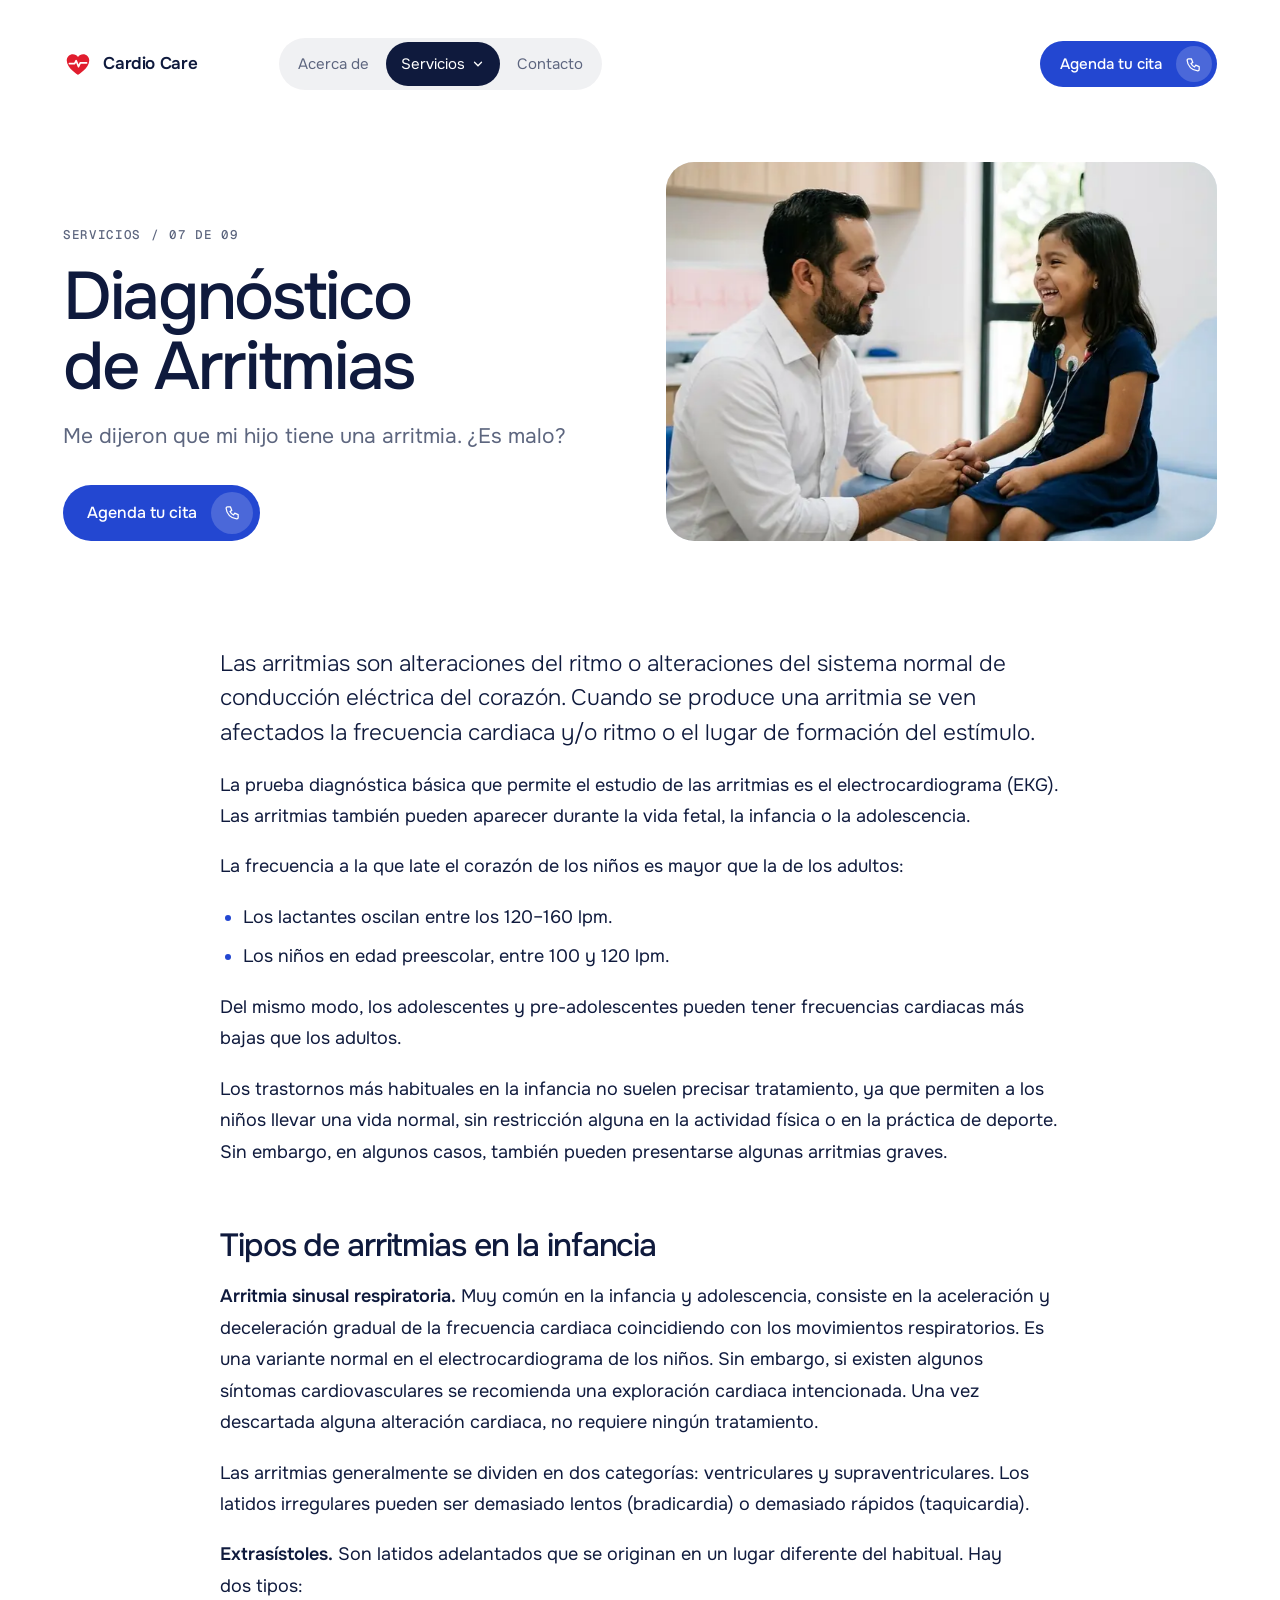
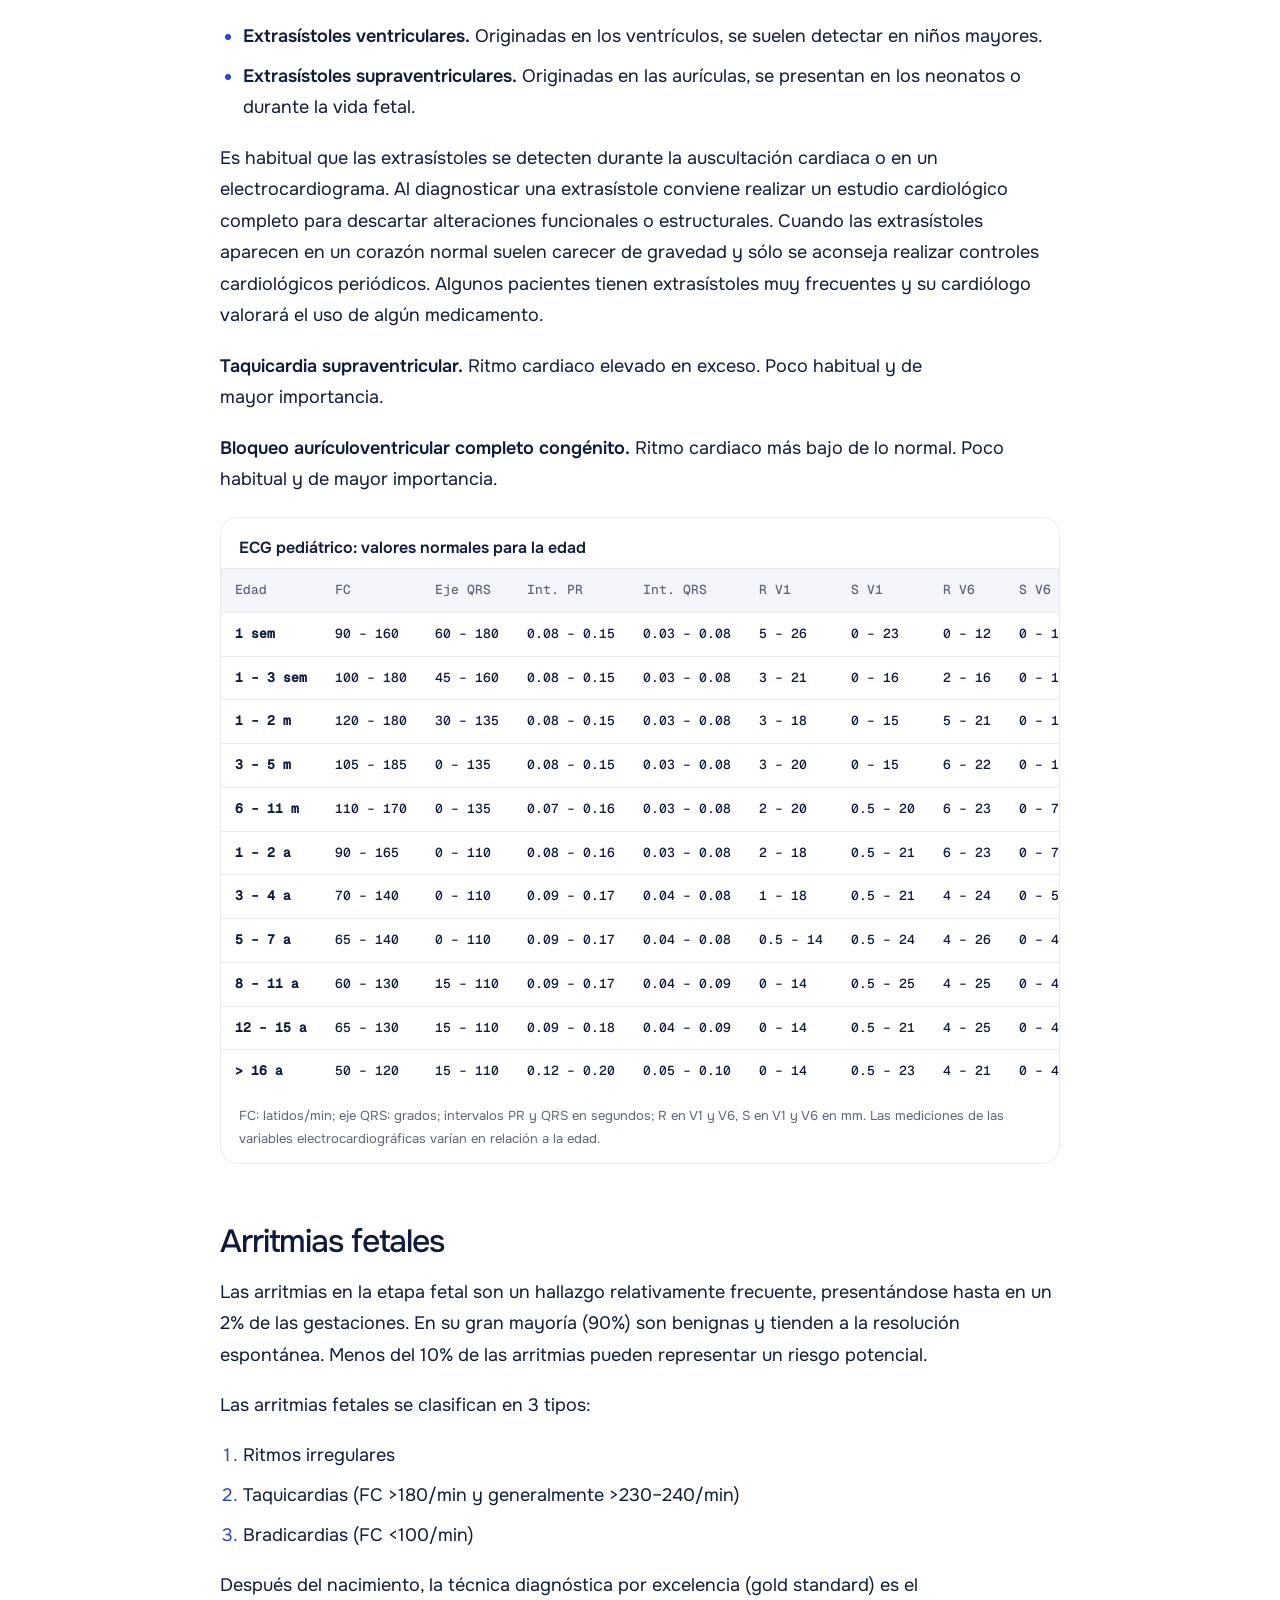
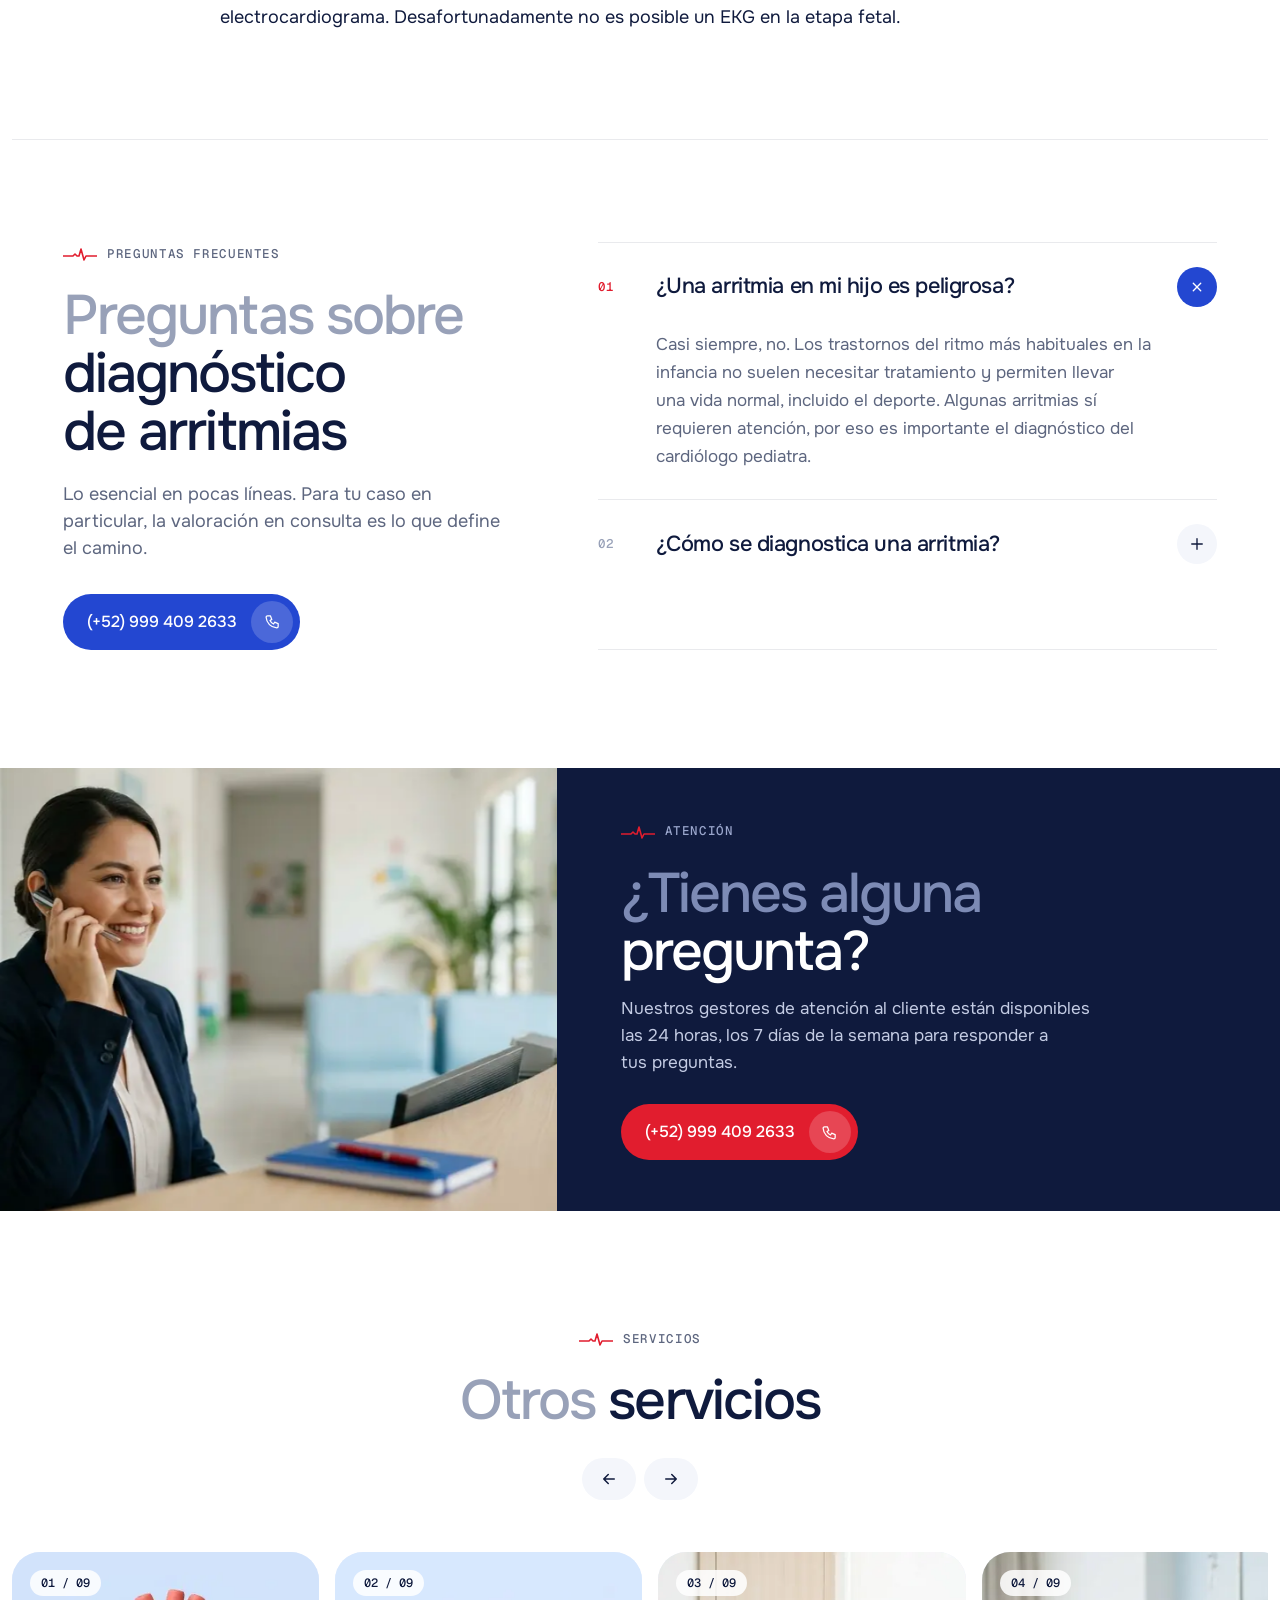
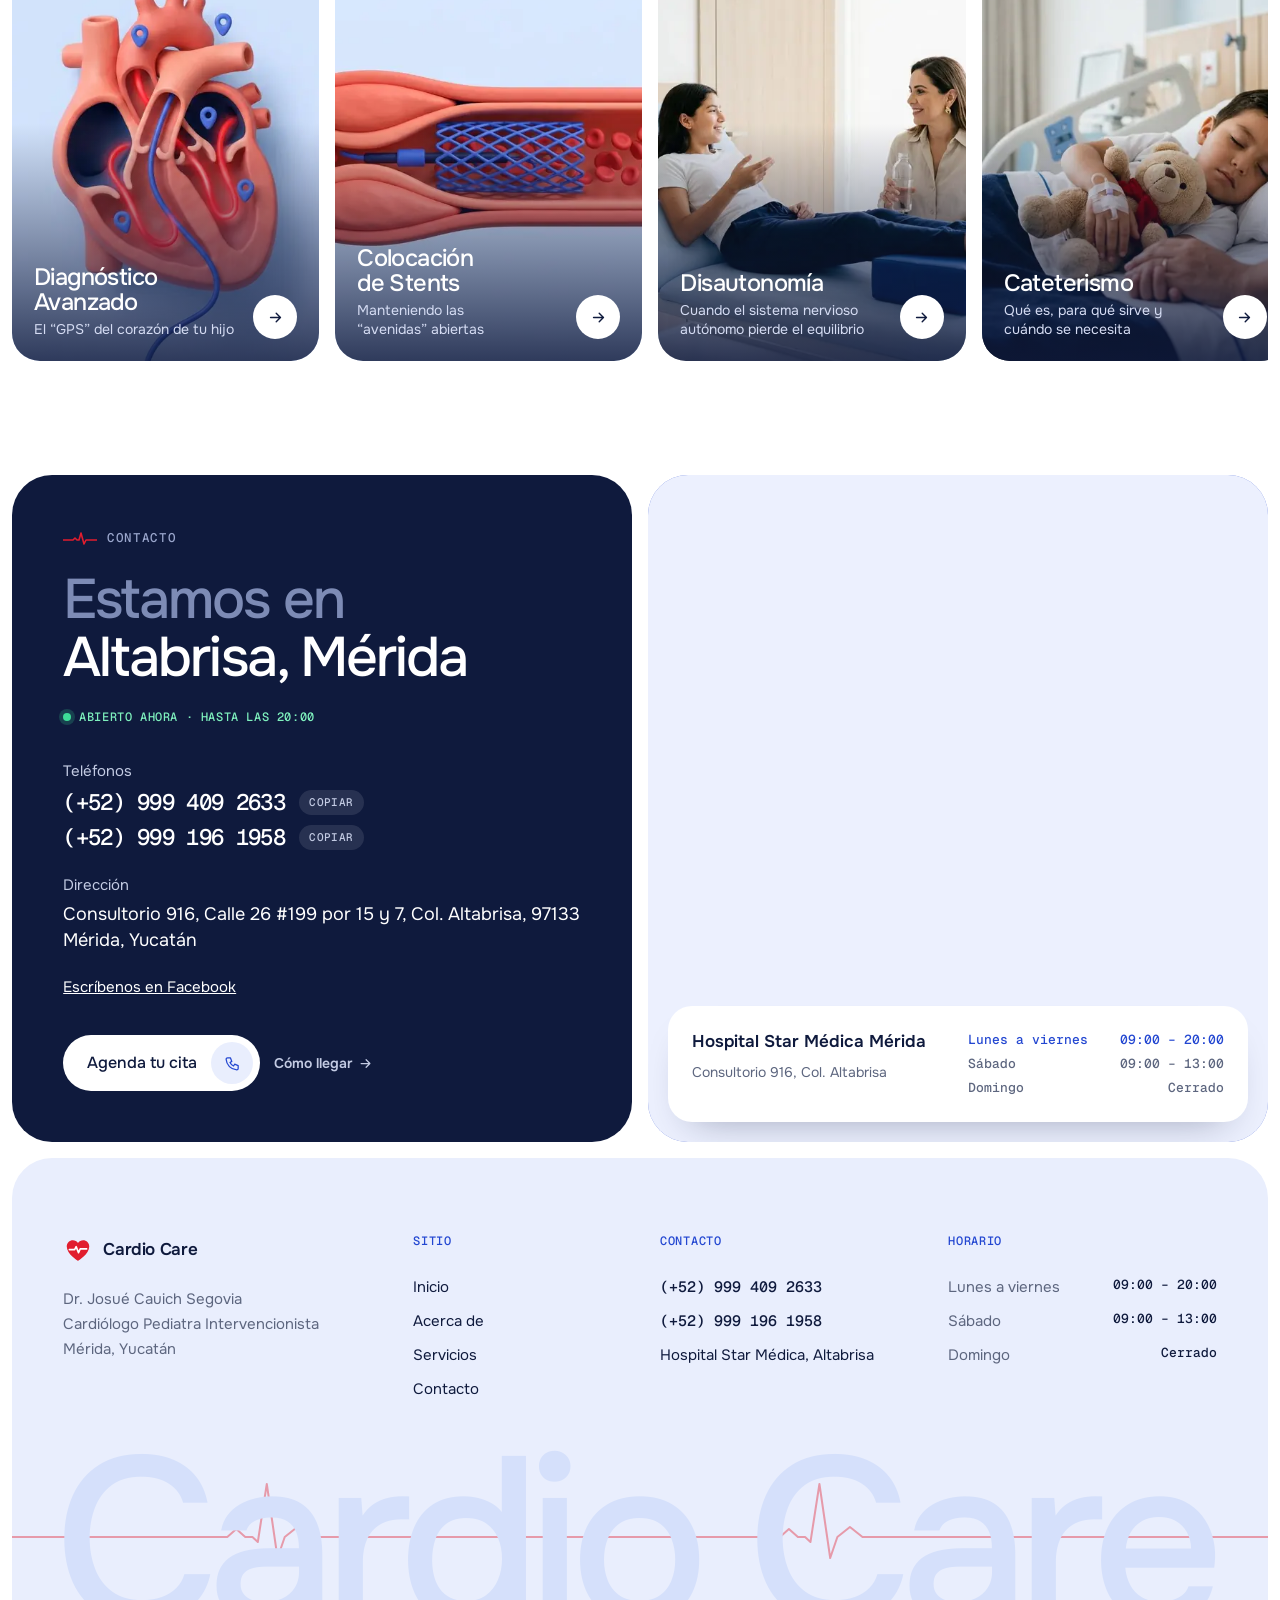
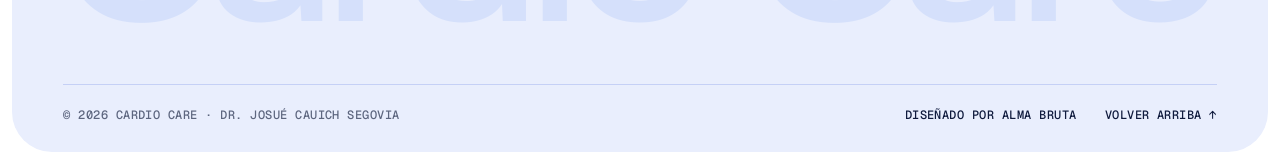
<file: servicios/diagnostico-de-arritmias/index.html>
<!doctype html>
<html lang="es-MX">
<head>
<meta charset="utf-8">
<meta name="viewport" content="width=device-width, initial-scale=1, viewport-fit=cover">
<title>Diagnóstico de Arritmias · Cardiólogo Pediatra en Mérida | Cardio Care</title>
<meta name="description" content="Diagnóstico de Arritmias: ¿Mi hijo tiene una arritmia? ¿Es malo?. Atención con el Dr. Josué Cauich Segovia, cardiólogo pediatra intervencionista en Mérida…">
<meta name="robots" content="index, follow, max-image-preview:large, max-snippet:-1">
<link rel="canonical" href="https://cardiocare-sigma.vercel.app/servicios/diagnostico-de-arritmias/">
<link rel="alternate" hreflang="es-MX" href="https://cardiocare-sigma.vercel.app/servicios/diagnostico-de-arritmias/">
<meta name="author" content="Dr. Josué Cauich Segovia">
<meta name="geo.region" content="MX-YUC"><meta name="geo.placename" content="Mérida"><meta name="geo.position" content="21.0160689;-89.5849652"><meta name="ICBM" content="21.0160689, -89.5849652">
<meta name="theme-color" content="#2347D1">
<link rel="icon" href="/favicon.svg" type="image/svg+xml">
<link rel="apple-touch-icon" href="/apple-touch-icon.png">
<meta property="og:type" content="website">
<meta property="og:locale" content="es_MX">
<meta property="og:site_name" content="Cardio Care">
<meta property="og:title" content="Diagnóstico de Arritmias · Cardiólogo Pediatra en Mérida | Cardio Care">
<meta property="og:description" content="Diagnóstico de Arritmias: ¿Mi hijo tiene una arritmia? ¿Es malo?. Atención con el Dr. Josué Cauich Segovia, cardiólogo pediatra intervencionista en Mérida…">
<meta property="og:url" content="https://cardiocare-sigma.vercel.app/servicios/diagnostico-de-arritmias/">
<meta property="og:image" content="https://cardiocare-sigma.vercel.app/img/ph-arritmias.webp">
<meta property="og:image:alt" content="Diagnóstico de Arritmias · Cardiólogo Pediatra en Mérida | Cardio Care">
<meta name="twitter:card" content="summary_large_image">
<meta name="twitter:title" content="Diagnóstico de Arritmias · Cardiólogo Pediatra en Mérida | Cardio Care">
<meta name="twitter:description" content="Diagnóstico de Arritmias: ¿Mi hijo tiene una arritmia? ¿Es malo?. Atención con el Dr. Josué Cauich Segovia, cardiólogo pediatra intervencionista en Mérida…">
<meta name="twitter:image" content="https://cardiocare-sigma.vercel.app/img/ph-arritmias.webp">
<link rel="preload" as="font" type="font/woff2" href="/fonts/onest-latin.woff2" crossorigin>
<link rel="preload" as="font" type="font/woff2" href="/fonts/geist-mono-500-latin.woff2" crossorigin>
<script type="application/ld+json">{"@context": "https://schema.org", "@graph": [{"@type": "Physician", "@id": "https://cardiocare-sigma.vercel.app/#medico", "name": "Dr. Josué Cauich Segovia", "alternateName": "Cardio Care", "description": "Cardiólogo pediatra intervencionista en Mérida, Yucatán. Atiende a bebés, niños y adolescentes: soplos, arritmias, dolor de pecho, disautonomía, cardiopatías congénitas y cateterismo.", "url": "https://cardiocare-sigma.vercel.app/", "image": "https://cardiocare-sigma.vercel.app/img/dr2.webp", "logo": "https://cardiocare-sigma.vercel.app/favicon.svg", "medicalSpecialty": ["Pediatric", "Cardiovascular"], "telephone": "+529994092633", "priceRange": "$$", "isAcceptingNewPatients": true, "knowsLanguage": "es", "worksFor": {"@id": "https://cardiocare-sigma.vercel.app/#consultorio"}, "hospitalAffiliation": {"@type": "Hospital", "name": "Hospital Star Médica Mérida"}, "alumniOf": [{"@type": "CollegeOrUniversity", "name": "Instituto Nacional de Pediatría (UNAM)"}, {"@type": "CollegeOrUniversity", "name": "Instituto Nacional de Cardiología Ignacio Chávez"}], "memberOf": {"@type": "MedicalOrganization", "name": "Asociación Mexicana de Especialistas en Cardiopatías Congénitas (AMECC)"}, "hasCredential": [{"@type": "EducationalOccupationalCredential", "credentialCategory": "Certificación", "name": "Cardiología Pediátrica", "recognizedBy": {"@type": "Organization", "name": "Consejo Mexicano de Cardiología"}}, {"@type": "EducationalOccupationalCredential", "credentialCategory": "Certificación", "name": "Cardiología Intervencionista", "recognizedBy": {"@type": "Organization", "name": "Consejo Mexicano de Cardiología"}}, {"@type": "EducationalOccupationalCredential", "credentialCategory": "Certificación", "name": "Pediatría", "recognizedBy": {"@type": "Organization", "name": "Consejo Mexicano de Pediatría"}}], "knowsAbout": ["Cardiología pediátrica", "Cardiología intervencionista", "Cardiopatías congénitas", "Soplos cardiacos", "Arritmias", "Disautonomía", "Cateterismo cardiaco", "Valvuloplastia", "Stents"], "address": {"@type": "PostalAddress", "streetAddress": "Calle 26 #199 por 15 y 7, Consultorio 916, Hospital Star Médica", "addressLocality": "Mérida", "addressRegion": "Yucatán", "postalCode": "97133", "addressCountry": "MX"}, "geo": {"@type": "GeoCoordinates", "latitude": 21.0160689, "longitude": -89.5849652}, "hasMap": "https://www.google.com/maps/place/Hospital+Star+M%C3%A9dica+M%C3%A9rida/data=!4m2!3m1!1s0x0:0xc198ba75b83b93b2", "sameAs": ["https://www.google.com/maps/place/Dr+Josu%C3%A9+Cauich+Segovia+Cardi%C3%B3logo+Pediatra/@21.0160689,-89.5849652,17z/data=!4m8!3m7!1s0x8f5677212c8c126d:0xbca4947630c16ba3!8m2!3d21.0160689!4d-89.5849652!9m1!1b1!16s%2Fg%2F1pty506rj"], "openingHoursSpecification": [{"@type": "OpeningHoursSpecification", "dayOfWeek": ["Monday", "Tuesday", "Wednesday", "Thursday", "Friday"], "opens": "09:00", "closes": "20:00"}, {"@type": "OpeningHoursSpecification", "dayOfWeek": "Saturday", "opens": "09:00", "closes": "13:00"}], "areaServed": [{"@type": "City", "name": "Mérida"}, {"@type": "State", "name": "Yucatán"}], "availableService": [{"@type": "MedicalProcedure", "name": "Diagnóstico Avanzado", "url": "https://cardiocare-sigma.vercel.app/servicios/diagnostico-avanzado/"}, {"@type": "MedicalProcedure", "name": "Colocación de Stents", "url": "https://cardiocare-sigma.vercel.app/servicios/colocacion-de-stents/"}, {"@type": "MedicalTherapy", "name": "Disautonomía", "url": "https://cardiocare-sigma.vercel.app/servicios/disautonomia/"}, {"@type": "MedicalProcedure", "name": "Cateterismo", "url": "https://cardiocare-sigma.vercel.app/servicios/cateterismo/"}, {"@type": "MedicalTherapy", "name": "Dolor torácico", "url": "https://cardiocare-sigma.vercel.app/servicios/dolor-toracico/"}, {"@type": "MedicalTherapy", "name": "Cardiopatías Congénitas", "url": "https://cardiocare-sigma.vercel.app/servicios/cardiopatias-congenitas/"}, {"@type": "MedicalTherapy", "name": "Diagnóstico de Arritmias", "url": "https://cardiocare-sigma.vercel.app/servicios/diagnostico-de-arritmias/"}, {"@type": "MedicalTherapy", "name": "Soplos", "url": "https://cardiocare-sigma.vercel.app/servicios/soplos/"}, {"@type": "MedicalProcedure", "name": "Cierre de defectos", "url": "https://cardiocare-sigma.vercel.app/servicios/cierre-de-defectos/"}]}, {"@type": "MedicalClinic", "@id": "https://cardiocare-sigma.vercel.app/#consultorio", "name": "Cardio Care · Cardiología Pediátrica", "url": "https://cardiocare-sigma.vercel.app/", "image": "https://cardiocare-sigma.vercel.app/og.jpg", "telephone": "+529994092633", "medicalSpecialty": ["Pediatric", "Cardiovascular"], "address": {"@type": "PostalAddress", "streetAddress": "Calle 26 #199 por 15 y 7, Consultorio 916, Hospital Star Médica", "addressLocality": "Mérida", "addressRegion": "Yucatán", "postalCode": "97133", "addressCountry": "MX"}, "geo": {"@type": "GeoCoordinates", "latitude": 21.0160689, "longitude": -89.5849652}, "hasMap": "https://www.google.com/maps/place/Hospital+Star+M%C3%A9dica+M%C3%A9rida/data=!4m2!3m1!1s0x0:0xc198ba75b83b93b2", "openingHoursSpecification": [{"@type": "OpeningHoursSpecification", "dayOfWeek": ["Monday", "Tuesday", "Wednesday", "Thursday", "Friday"], "opens": "09:00", "closes": "20:00"}, {"@type": "OpeningHoursSpecification", "dayOfWeek": "Saturday", "opens": "09:00", "closes": "13:00"}], "containedInPlace": {"@type": "Hospital", "name": "Hospital Star Médica Mérida"}, "employee": {"@id": "https://cardiocare-sigma.vercel.app/#medico"}, "contactPoint": [{"@type": "ContactPoint", "telephone": "+529994092633", "contactType": "reservations", "areaServed": "MX", "availableLanguage": "es"}, {"@type": "ContactPoint", "telephone": "+529991961958", "contactType": "reservations", "areaServed": "MX", "availableLanguage": "es"}]}, {"@type": "WebSite", "@id": "https://cardiocare-sigma.vercel.app/#web", "url": "https://cardiocare-sigma.vercel.app/", "name": "Cardio Care", "inLanguage": "es-MX", "publisher": {"@id": "https://cardiocare-sigma.vercel.app/#consultorio"}}, {"@type": "FAQPage", "@id": "https://cardiocare-sigma.vercel.app/servicios/diagnostico-de-arritmias/#preguntas", "url": "https://cardiocare-sigma.vercel.app/servicios/diagnostico-de-arritmias/", "inLanguage": "es-MX", "mainEntity": [{"@type": "Question", "name": "¿Una arritmia en mi hijo es peligrosa?", "acceptedAnswer": {"@type": "Answer", "text": "Casi siempre, no. Los trastornos del ritmo más habituales en la infancia no suelen necesitar tratamiento y permiten llevar una vida normal, incluido el deporte. Algunas arritmias sí requieren atención, por eso es importante el diagnóstico del cardiólogo pediatra."}}, {"@type": "Question", "name": "¿Cómo se diagnostica una arritmia?", "acceptedAnswer": {"@type": "Answer", "text": "La prueba básica es el electrocardiograma (EKG), que registra la actividad eléctrica del corazón. Las arritmias pueden aparecer desde la vida fetal hasta la adolescencia, y el especialista indica estudios adicionales según cada caso."}}]}, {"@type": "BreadcrumbList", "itemListElement": [{"@type": "ListItem", "position": 1, "name": "Inicio", "item": "https://cardiocare-sigma.vercel.app/"}, {"@type": "ListItem", "position": 2, "name": "Servicios", "item": "https://cardiocare-sigma.vercel.app/#servicios"}, {"@type": "ListItem", "position": 3, "name": "Diagnóstico de Arritmias", "item": "https://cardiocare-sigma.vercel.app/servicios/diagnostico-de-arritmias/"}]}, {"@type": "MedicalWebPage", "url": "https://cardiocare-sigma.vercel.app/servicios/diagnostico-de-arritmias/", "name": "Diagnóstico de Arritmias · Cardiólogo Pediatra en Mérida | Cardio Care", "description": "Diagnóstico de Arritmias: ¿Mi hijo tiene una arritmia? ¿Es malo?. Atención con el Dr. Josué Cauich Segovia, cardiólogo pediatra intervencionista en Mérida…", "about": {"@id": "https://cardiocare-sigma.vercel.app/#medico"}, "inLanguage": "es-MX", "isPartOf": {"@id": "https://cardiocare-sigma.vercel.app/#web"}, "reviewedBy": {"@id": "https://cardiocare-sigma.vercel.app/#medico"}, "lastReviewed": "2026-11-27", "audience": {"@type": "PeopleAudience", "audienceType": "Padres y madres de pacientes pediátricos"}, "specialty": "Pediatric"}]}</script>
<style>
/* Respaldo con las medidas de Onest: mientras carga la fuente, el texto ocupa lo mismo y nada salta. */
@font-face{font-family:"Onest";font-style:normal;font-weight:300 600;font-display:swap;src:url(/fonts/onest-latin.woff2) format("woff2")}
@font-face{font-family:"Geist Mono";font-style:normal;font-weight:500;font-display:swap;src:url(/fonts/geist-mono-500-latin.woff2) format("woff2")}
@font-face{font-family:"Onest fb";src:local("Arial"),local("ArialMT"),local("Liberation Sans"),local("Helvetica");size-adjust:104.5%;ascent-override:93.9%;descent-override:30%;line-gap-override:0%}
/* Dirección E: paneles redondeados sobre gris hielo, doctor recortado, títulos en dos tonos,
   lecturas tipo monitor en mono y un trazo de ECG como hilo conductor. Serio, cálido y propio de cardiología. */
:root{
  --c:#2347D1; --c-d:#8AA4FF; --n:#0F1A3D; --r:#E11D2E; --r-d:#FF5C67; --ice:#E9EEFD; --heart-bg:#DEEAFD;
  --bg:#FFFFFF; --panel:#FFFFFF; --soft:#F4F6FB; --ink:#0F1A3D; --gray:#98A1B8; --mut:#5D667F; --line:rgba(15,26,61,.09);
  --primary:var(--c); --on-primary:#fff;
  --f:"Onest","Onest fb","Segoe UI",system-ui,sans-serif; --m:"Geist Mono",ui-monospace,monospace;
  --glow:#D9E2FB; --hero-a:#F7F8FB; --hero-b:#E8ECF5;
  --rad:40px; --rad-m:28px; --rad-s:18px; --gap:16px;
  --ease:cubic-bezier(.22,1,.36,1);
  --wrap:1408px;
  color-scheme:light;
}
@media (prefers-color-scheme: dark){ :root:not([data-theme="light"]){
  --bg:#0A0D18; --panel:#121729; --soft:#171D33; --ink:#EEF1FA; --gray:#6F7894; --mut:#A3AAC2; --line:rgba(255,255,255,.08);
  --ice:#1A2342; --heart-bg:#1A2342; --primary:var(--c-d); --on-primary:#0A1030; color-scheme:dark; --glow:rgba(35,71,209,.28); --hero-a:#121729; --hero-b:#0A0D18; } }
:root[data-theme="dark"]{
  --bg:#0A0D18; --panel:#121729; --soft:#171D33; --ink:#EEF1FA; --gray:#6F7894; --mut:#A3AAC2; --line:rgba(255,255,255,.08);
  --ice:#1A2342; --heart-bg:#1A2342; --primary:var(--c-d); --on-primary:#0A1030; color-scheme:dark; --glow:rgba(35,71,209,.28); --hero-a:#121729; --hero-b:#0A0D18; }

*{box-sizing:border-box}
html{scroll-behavior:smooth;scroll-padding-top:100px}
body{margin:0;background:var(--bg);color:var(--ink);font-family:var(--f);font-size:17px;line-height:1.6;-webkit-font-smoothing:antialiased}
h1,h2,h3,h4{font-weight:500;letter-spacing:-.035em;line-height:1.04;margin:0;text-wrap:balance}
p{margin:0;text-wrap:pretty}
a{color:inherit}
img{display:block;max-width:100%}
[hidden]{display:none!important}
:focus-visible{outline:3px solid var(--primary);outline-offset:3px;border-radius:8px}
.gr{color:var(--gray)}
.mono{font-family:var(--m)}
.sr{position:absolute;width:1px;height:1px;overflow:hidden;clip:rect(0 0 0 0);white-space:nowrap}
.skip{position:absolute;left:16px;top:-60px;background:var(--primary);color:#fff;padding:10px 14px;border-radius:12px;z-index:90;text-decoration:none}
.skip:focus{top:12px}
.shell{max-width:var(--wrap);margin-inline:auto;padding:12px max(12px,env(safe-area-inset-right)) 12px max(12px,env(safe-area-inset-left))}
.panel{background:var(--panel);border-radius:var(--rad);position:relative;overflow:hidden}
#main > * + *{margin-top:var(--gap)}
.in{padding-inline:clamp(22px,4vw,56px)}

/* etiqueta con latido */
.lbl{display:inline-flex;align-items:center;gap:10px;font:500 12.5px/1 var(--m);letter-spacing:.05em;text-transform:uppercase;color:var(--mut)}
.lbl::before{content:"";width:34px;height:14px;flex-shrink:0;background:url("data:image/svg+xml,%3Csvg xmlns='http://www.w3.org/2000/svg' viewBox='0 0 34 14'%3E%3Cpath d='M0 9h10l2-2 2 2h2l2-7 3 11 2-4h11' fill='none' stroke='%23E11D2E' stroke-width='1.6' stroke-linejoin='round'/%3E%3C/svg%3E") no-repeat}
.h2{font-size:clamp(34px,2.2rem + 1.6vw,58px);margin-top:18px}

/* botones */
.btn{display:inline-flex;align-items:center;gap:14px;background:var(--c);color:#fff;border-radius:999px;padding:7px 7px 7px 24px;font:500 16px/1 var(--f);text-decoration:none;border:0;cursor:pointer;white-space:nowrap;transition:transform .4s var(--ease),background-color .3s}
.btn .bi{width:42px;height:42px;border-radius:50%;background:rgba(255,255,255,.18);display:grid;place-items:center;transition:transform .5s var(--ease)}
.btn .bi svg{width:17px;height:17px}
.btn:hover .bi{transform:rotate(90deg)}
.btn:active{transform:scale(.98)}
.btn.w{background:#fff;color:var(--n)} .btn.w .bi{background:var(--ice);color:var(--c)}
.btn.red{background:var(--r)}
.link{font-weight:600;font-size:14px;text-decoration:none;display:inline-flex;gap:6px;align-items:center}
.link:hover{color:var(--primary)}

/* ---------- nav ---------- */
.top{position:sticky;top:0;z-index:50;pointer-events:none;height:0}
.nav{pointer-events:auto;position:absolute;left:0;right:0;top:12px;display:flex;align-items:center;gap:18px;padding:14px clamp(22px,4vw,56px);border-radius:999px;transition:background-color .4s,box-shadow .4s,top .4s var(--ease)}
.top.scrolled .nav{background:color-mix(in oklab,var(--panel) 82%,transparent);backdrop-filter:blur(16px) saturate(1.4);-webkit-backdrop-filter:blur(16px) saturate(1.4);box-shadow:0 0 0 1px var(--line),0 18px 40px -26px rgba(15,26,61,.4);top:12px;margin-inline:0}
.logo{display:flex;align-items:center;gap:10px;font-weight:600;font-size:17px;letter-spacing:-.02em;text-decoration:none;flex-shrink:0}
.logo svg{width:30px;height:30px}
.menu{display:flex;gap:2px;list-style:none;padding:4px;margin:0 0 0 clamp(20px,5vw,80px);font-size:15px;background:color-mix(in oklab,var(--ink) 6%,transparent);border-radius:999px}
.menu a,.menu button{display:inline-flex;align-items:center;gap:6px;padding:10px 15px;border-radius:999px;text-decoration:none;color:var(--mut);background:none;border:0;font:inherit;cursor:pointer;transition:background-color .3s,color .3s}
.menu a:hover,.menu button:hover{color:var(--ink)}
.menu [aria-current="page"],.menu [aria-current="page"]:hover{background:var(--ink);color:var(--panel)}
.nav .r{margin-left:auto;display:flex;gap:10px;align-items:center}
.nav .tel{font:500 14px/1 var(--m);color:var(--mut);text-decoration:none;margin-right:6px}
.pillw{background:var(--panel);color:var(--ink);padding:13px 18px;border-radius:999px;font-weight:500;font-size:15px;text-decoration:none;box-shadow:0 1px 2px rgba(15,26,61,.08)}
.circ{width:46px;height:46px;border-radius:50%;background:var(--c);color:#fff;display:grid;place-items:center;flex-shrink:0;border:0;cursor:pointer}
.circ svg{width:18px;height:18px}
.burger{display:none}
.chev{width:14px;height:14px;transition:rotate .3s var(--ease)}
.has-mega{position:relative}
.mega{position:absolute;top:calc(100% + 14px);left:50%;translate:-50% 0;width:min(820px,92vw);background:var(--panel);border-radius:var(--rad-m);box-shadow:0 0 0 1px var(--line),0 40px 80px -40px rgba(15,26,61,.5);padding:10px;display:grid;grid-template-columns:repeat(3,1fr);gap:4px;opacity:0;visibility:hidden;transform:translateY(-6px);transition:opacity .25s,transform .4s var(--ease),visibility .25s}
.has-mega.open .mega{opacity:1;visibility:visible;transform:none}
.has-mega.open .chev{rotate:180deg}
.mega a{display:grid;grid-template-columns:64px 1fr;gap:12px;align-items:center;padding:8px;border-radius:16px;text-decoration:none;font-size:14px;font-weight:500;line-height:1.25;color:var(--ink)}
.mega a small{display:block;color:var(--mut);font-weight:400;font-size:12px;margin-top:3px}
.mega a img{width:64px;height:48px;border-radius:10px;object-fit:cover;background:var(--ice)}
.mega a:hover{background:var(--soft)}
.drawer{position:fixed;inset:0;z-index:80;background:var(--panel);padding:20px 20px calc(env(safe-area-inset-bottom) + 24px);overflow:auto;display:flex;flex-direction:column;gap:4px}
.drawer .row{display:flex;justify-content:space-between;align-items:center;margin-bottom:16px}
.drawer > a.big,.drawer > span.big{font-size:32px;font-weight:500;letter-spacing:-.03em;text-decoration:none;padding:6px 0}
.drawer .svc{display:grid;grid-template-columns:1fr 1fr;gap:2px 14px;padding:4px 0 14px}
.drawer .svc a{color:var(--mut);text-decoration:none;padding:7px 0;font-size:15px}
.drawer .btn{margin-top:auto;align-self:flex-start}

/* ---------- hero ---------- */
.hero{min-height:min(880px,100svh);background:radial-gradient(60% 70% at 72% 62%,color-mix(in oklab,var(--c) 14%,transparent) 0%,transparent 70%),linear-gradient(180deg,color-mix(in oklab,var(--panel) 70%,var(--bg)),var(--bg));display:grid;grid-template-columns:minmax(0,1.05fr) minmax(0,.95fr);align-items:stretch}
.hero{background:radial-gradient(60% 70% at 72% 62%,var(--glow) 0%,transparent 70%),linear-gradient(180deg,var(--hero-a),var(--hero-b))}
.stars svg{width:16px;height:16px;display:inline-block;vertical-align:-2px}
.phead .media.tall{aspect-ratio:4/5;max-height:640px;justify-self:end;width:min(100%,520px)}
.phead .media.tall img{object-position:50% 20%}
.prose p.callout{font-weight:400}
.tech .stage .co .link{color:var(--ink)}
.hero .t{padding:150px clamp(22px,4vw,56px) 52px;display:flex;flex-direction:column;position:relative;z-index:3}
.hero h1{font-size:clamp(42px,2rem + 3.4vw,78px);margin-top:22px;max-width:12.5ch}
.hero .lead{font-size:clamp(17px,1rem + .3vw,19px);line-height:1.55;color:var(--mut);margin-top:24px;max-width:440px}
.hero .ct{margin-top:34px;display:flex;gap:16px;align-items:center;flex-wrap:wrap}
.hero .ct .alt{font-size:15px;color:var(--mut)}
.hero .ct .alt a{font-family:var(--m);color:var(--ink);text-decoration:none}
.nums{display:flex;gap:clamp(28px,4vw,56px);margin-top:auto;padding-top:56px;flex-wrap:wrap}
.nums b{font:500 clamp(38px,1.6rem + 1.6vw,52px)/1 var(--m);letter-spacing:-.05em;display:block}
.nums b sup{font-size:.4em;color:var(--r);vertical-align:top;margin-left:2px}
.nums span{font:500 12px/1.3 var(--m);letter-spacing:.04em;text-transform:uppercase;color:var(--mut);display:block;margin-top:9px}
.hero .v{position:relative;min-height:520px}
.hero .doc{position:absolute;bottom:0;left:50%;translate:-52% 0;height:min(94%,800px);width:auto;max-width:none;z-index:2}
.rings{position:absolute;left:50%;top:60%;width:1000px;height:1000px;translate:-50% -50%;border-radius:50%;border:1px solid color-mix(in oklab,var(--c) 12%,transparent);z-index:0}
.rings::before,.rings::after{content:"";position:absolute;inset:140px;border-radius:50%;border:1px solid color-mix(in oklab,var(--c) 12%,transparent)}
.rings::after{inset:280px}
.hero .ecg{position:absolute;left:0;right:0;bottom:170px;height:110px;width:100%;z-index:1;pointer-events:none}
.ecg path{fill:none;stroke:var(--r);stroke-opacity:.75;stroke-width:2;stroke-linejoin:round;stroke-dasharray:3200;stroke-dashoffset:0}
@media (prefers-reduced-motion:no-preference){.ecg.draw path{animation:trace 3s var(--ease) both .4s}}
@keyframes trace{from{stroke-dashoffset:3200}}
.float{position:absolute;z-index:4;display:flex;align-items:center;gap:12px;background:color-mix(in oklab,var(--panel) 74%,transparent);backdrop-filter:blur(14px);-webkit-backdrop-filter:blur(14px);border:1px solid color-mix(in oklab,var(--panel) 90%,transparent);padding:10px 18px 10px 10px;border-radius:999px;font-size:14px;line-height:1.3;box-shadow:0 20px 40px -24px rgba(15,26,61,.35);white-space:nowrap}
.float .ic{width:40px;height:40px;border-radius:50%;display:grid;place-items:center;background:var(--ice);color:var(--c);flex-shrink:0}
.float .ic svg{width:18px;height:18px}
.float b{font-weight:600;display:block}
.f1{right:3%;top:41%}.f2{left:-4%;top:56%}.f3{right:2%;top:72%}
@media (prefers-reduced-motion:no-preference){.float{animation:bob 7s ease-in-out infinite}.f2{animation-delay:-2s}.f3{animation-delay:-4s}}
@keyframes bob{50%{transform:translateY(-6px)}}

/* banda */
.band{background:var(--c);color:#fff;border-radius:var(--rad);padding:clamp(26px,3vw,40px) clamp(22px,4vw,56px);display:flex;align-items:center;gap:clamp(20px,3vw,40px);overflow:hidden}
.band small{font:500 12px/1.3 var(--m);text-transform:uppercase;letter-spacing:.06em;color:#C9D4FF;flex-shrink:0}
.band ul{list-style:none;margin:0;padding:0;display:flex;align-items:center;gap:20px;flex-wrap:wrap;font-size:clamp(20px,1rem + 1vw,28px);font-weight:300;letter-spacing:-.03em}
.band li{display:flex;align-items:center;gap:20px}
.band li + li::before{content:"";width:40px;height:16px;background:url("data:image/svg+xml,%3Csvg xmlns='http://www.w3.org/2000/svg' viewBox='0 0 40 16'%3E%3Cpath d='M0 10h12l2-2 2 2h2l3-8 3 13 2-5h14' fill='none' stroke='%23fff' stroke-opacity='.7' stroke-width='1.6' stroke-linejoin='round'/%3E%3C/svg%3E") no-repeat}

/* ---------- carrusel servicios ---------- */
.svc{padding:clamp(64px,8vw,100px) 0 clamp(56px,7vw,90px)}
.center{text-align:center}
.arrows{display:flex;gap:8px;justify-content:center;margin-top:28px}
.arrows button{width:54px;height:42px;border-radius:999px;background:var(--soft);display:grid;place-items:center;border:0;color:var(--ink);cursor:pointer;transition:background-color .3s,color .3s}
.arrows button:hover{background:var(--c);color:#fff}
.arrows svg{width:18px;height:18px}
.arrows .prev svg{rotate:180deg}
.car{display:flex;gap:var(--gap);margin-top:clamp(32px,4vw,56px);overflow-x:auto;scroll-snap-type:x mandatory;padding:0 clamp(22px,4vw,56px) 8px;scroll-padding-inline:clamp(22px,4vw,56px);scrollbar-width:none}
.car::-webkit-scrollbar{display:none}
.sc{position:relative;flex-shrink:0;width:clamp(260px,24vw,330px);height:clamp(360px,32vw,440px);border-radius:var(--rad-m);overflow:hidden;background:var(--ice);scroll-snap-align:start;text-decoration:none;color:#fff;isolation:isolate}
.sc.big{width:clamp(300px,38vw,520px)}
.sc img{position:absolute;inset:0;width:100%;height:100%;object-fit:cover;z-index:-1;transition:transform .9s var(--ease)}
.sc:hover img{transform:scale(1.05)}
.sc::after{content:"";position:absolute;inset:0;z-index:-1;background:linear-gradient(180deg,rgba(15,26,61,0) 42%,rgba(15,26,61,.84))}
.sc .n{position:absolute;top:18px;left:18px;font:500 12px/1 var(--m);color:var(--n);background:rgba(255,255,255,.85);padding:7px 11px;border-radius:999px}
.sc .tx{position:absolute;left:22px;right:22px;bottom:22px;display:flex;justify-content:space-between;align-items:flex-end;gap:14px}
.sc h3{font-size:clamp(21px,1rem + .6vw,26px);letter-spacing:-.025em}
.sc p{font-size:14px;color:#D5DCF3;margin-top:6px;line-height:1.35}
.ar{width:44px;height:44px;border-radius:50%;background:#fff;color:var(--n);display:grid;place-items:center;flex-shrink:0;transition:rotate .5s var(--ease),background-color .3s}
.ar svg{width:17px;height:17px}
.sc:hover .ar{rotate:-45deg;background:var(--c);color:#fff}

/* ---------- corazón con anotaciones ---------- */
.tech{padding:clamp(64px,8vw,100px) clamp(22px,4vw,56px) clamp(64px,8vw,110px);background:var(--heart-bg)}
.tech .hd{display:flex;justify-content:space-between;align-items:flex-end;gap:24px 60px;flex-wrap:wrap}
.tech .sub{font-size:18px;color:var(--mut);max-width:440px;line-height:1.5}
.stage{position:relative;height:760px;margin-top:10px}
.stage .ring{position:absolute;left:50%;top:50%;border-radius:50%;border:1px solid color-mix(in oklab,var(--c) 16%,transparent);translate:-50% -50%}
.stage .ring.d{border-style:dashed}
.stage > img{position:absolute;left:50%;top:50%;width:min(860px,72%);translate:-50% -50%;-webkit-mask-image:radial-gradient(closest-side,#000 78%,transparent);mask-image:radial-gradient(closest-side,#000 78%,transparent)}
.co{position:absolute;width:270px;text-decoration:none}
.co .tg{font:500 11px/1 var(--m);letter-spacing:.05em;text-transform:uppercase;color:var(--c);padding-left:20px;display:block;margin-bottom:8px}
.co b{display:flex;align-items:center;gap:10px;font-weight:600;font-size:18px;letter-spacing:-.02em}
.co b::before{content:"";width:10px;height:10px;border-radius:50%;background:var(--panel);border:3px solid var(--ink);flex-shrink:0}
.co.red b::before{border-color:var(--r)}
.co p{font-size:14px;color:var(--mut);margin-top:8px;line-height:1.45;padding-left:20px}
.co .link{padding-left:20px;margin-top:10px}
.co:hover b{color:var(--c)}
.c1{left:3%;top:18%}.c2{right:3%;top:12%}.c3{left:8%;top:64%}.c4{right:1%;top:60%}

/* ---------- doctor ---------- */
.about{display:grid;grid-template-columns:minmax(0,1fr) minmax(300px,460px)}
.about .t{padding:clamp(56px,7vw,90px) clamp(22px,4vw,56px)}
.about blockquote{font-size:clamp(19px,1rem + .4vw,22px);line-height:1.5;margin:28px 0 0;max-width:620px;font-weight:300}
.about .who{margin-top:20px;font-size:15px;color:var(--mut)}
.about .who b{color:var(--ink);font-weight:600}
.about .ph{position:relative;min-height:440px;background:var(--ice)}
.about .ph img{position:absolute;inset:0;width:100%;height:100%;object-fit:cover;object-position:70% 25%}
.about .ph .float{left:auto;top:auto;right:24px;bottom:24px;animation:none;background:rgba(15,26,61,.78);border-color:rgba(255,255,255,.12);color:#fff}
.about .ph .float .ic{background:rgba(255,255,255,.12);color:#fff}
.steps{list-style:none;padding:0;margin:52px 0 0;display:grid;grid-template-columns:repeat(4,minmax(0,1fr));gap:24px;position:relative}
.steps::before{content:"";position:absolute;left:22px;right:40px;top:22px;height:1px;background:var(--line)}
.steps li{position:relative}
.steps .k{width:44px;height:44px;border-radius:50%;background:var(--panel);border:1px solid color-mix(in oklab,var(--ink) 18%,transparent);display:grid;place-items:center;font:500 15px/1 var(--m)}
.steps small{display:block;font:500 11.5px/1.3 var(--m);letter-spacing:.04em;text-transform:uppercase;color:var(--c);margin-top:18px}
.steps h3{font-size:19px;margin-top:6px;letter-spacing:-.02em}
.steps p{font-size:14px;color:var(--mut);margin-top:6px;line-height:1.45}

/* ---------- para papás (minimal) ---------- */
.papas{display:grid;grid-template-columns:minmax(0,420px) minmax(0,1fr);gap:clamp(32px,5vw,72px);padding:clamp(56px,7vw,90px) clamp(22px,4vw,56px);align-items:center}
.papas p.sub{font-size:18px;color:var(--mut);line-height:1.5;margin-top:20px}
.strips{display:grid}
.lane{display:grid;grid-template-columns:110px minmax(0,1fr) 140px;align-items:center;gap:20px;min-height:72px}
.lane span{font:500 12px/1.2 var(--m);text-transform:uppercase;letter-spacing:.04em;color:var(--mut)}
.lane svg{width:100%;height:40px;overflow:visible}
.lane svg path{fill:none;stroke-width:1.4;stroke-linejoin:round;stroke-linecap:round}
.lane b{font:500 24px/1 var(--m);text-align:right;letter-spacing:-.04em;font-variant-numeric:tabular-nums}
.lane b i{font-style:normal;font-size:11px;color:var(--mut);margin-left:4px;letter-spacing:0}
.strips .note{display:flex;justify-content:space-between;gap:16px;font:500 11px/1.3 var(--m);text-transform:uppercase;letter-spacing:.05em;color:var(--gray);padding-top:16px}
.lg{display:flex;gap:18px;flex-wrap:wrap}
.lg span{display:inline-flex;align-items:center;gap:8px}
.lg span::before{content:"";width:14px;height:2px;background:currentColor}

/* ---------- reseñas ---------- */
.rev{padding:clamp(64px,8vw,100px) 0 clamp(64px,8vw,110px)}
.score{display:inline-flex;align-items:center;justify-content:center;flex-wrap:wrap;gap:8px 14px;margin-top:22px;font-size:15px;color:var(--mut);text-decoration:none}
.score b{font:500 34px/1 var(--m);color:var(--ink);letter-spacing:-.04em}
.stars{color:#F5A524;letter-spacing:2px;white-space:nowrap}
.rc{display:flex;gap:var(--gap);margin-top:clamp(36px,4vw,56px);overflow-x:auto;scroll-snap-type:x mandatory;padding:0 clamp(22px,4vw,56px) 24px;scroll-padding-inline:clamp(22px,4vw,56px);scrollbar-width:none;align-items:center}
.rc::-webkit-scrollbar{display:none}
.rv{flex-shrink:0;scroll-snap-align:center!important;width:min(400px,80vw);transition:background-color .5s var(--ease),color .5s var(--ease),box-shadow .5s var(--ease);user-select:none;background:var(--soft);border-radius:var(--rad-m);padding:30px;font-size:16px;line-height:1.55;scroll-snap-align:start;margin:0}
.rv.on{background:var(--n);color:#fff;box-shadow:0 30px 60px -30px rgba(15,26,61,.6)}
.rv blockquote{margin:0}
.rv figcaption{display:flex;align-items:center;gap:12px;margin-top:22px;font-size:14px}
.rv .av{width:40px;height:40px;border-radius:12px;background:var(--ice);color:var(--c);display:grid;place-items:center;font-weight:600;flex-shrink:0}
.rv.on .av{background:var(--c);color:#fff}
.rv figcaption span span{display:block;color:var(--mut);font-size:12px;font-family:var(--m);text-transform:uppercase;letter-spacing:.04em;margin-top:2px}
.rv.on figcaption span span{color:#AEB6D0}

/* ---------- contacto ---------- */
.cta{display:grid;grid-template-columns:minmax(0,1fr) minmax(0,1fr);gap:var(--gap)}
.cta .l{background:var(--n);color:#fff;border-radius:var(--rad);padding:clamp(32px,4vw,56px);display:flex;flex-direction:column;justify-content:space-between;gap:36px;min-height:560px}
.cta .lbl{color:#9AA6CC}
.cta h2 .gr{color:#7D8BB5}
.live{display:inline-flex;align-items:center;gap:8px;font:500 12px/1 var(--m);letter-spacing:.05em;text-transform:uppercase;margin-top:24px}
.live i{width:8px;height:8px;border-radius:50%}
.live.open{color:#7EF0BD}.live.open i{background:#3DDC97;box-shadow:0 0 0 4px rgba(61,220,151,.2)}
.live.closed{color:#AEB6D0}.live.closed i{background:#AEB6D0}
.rows{display:grid;gap:22px;font-size:15px;color:#C3CBE3;margin-top:30px}
.rows .ph{display:grid;grid-template-columns:auto auto;justify-content:start;align-items:center;gap:8px 14px;margin-top:6px}
.rows .ph a{font:500 clamp(20px,1rem + .5vw,24px)/1.2 var(--m);color:#fff;text-decoration:none;letter-spacing:-.03em}
.copy{font:500 11px/1 var(--m);text-transform:uppercase;letter-spacing:.04em;color:#C3CBE3;background:rgba(255,255,255,.1);border:0;border-radius:999px;padding:7px 10px;cursor:pointer}
.copy:hover{background:rgba(255,255,255,.18);color:#fff}
.rows .ad{display:block;color:#fff;font-size:18px;line-height:1.45;margin-top:4px}
.rows .fb{color:#fff}
.map{border-radius:var(--rad);overflow:hidden;position:relative;background:var(--soft);min-height:560px}
.map iframe{position:absolute;inset:0;width:100%;height:100%;border:0;filter:saturate(.8) contrast(1.02)}
.map .card{position:absolute;left:20px;right:20px;bottom:20px;background:var(--panel);border-radius:24px;padding:22px 24px;display:grid;grid-template-columns:1fr 1fr;gap:20px;font-size:14px;color:var(--mut);box-shadow:0 20px 40px -24px rgba(15,26,61,.4)}
.map .card b{display:block;color:var(--ink);font-size:17px;font-weight:600;margin-bottom:6px}
.map .card .h{display:flex;justify-content:space-between;gap:10px;padding:3px 0;font:500 13px/1.4 var(--m)}
.map .card .h.today{color:var(--c)}
.foot{position:relative;min-height:300px;overflow:hidden;border-radius:var(--rad);background:var(--panel);padding:40px clamp(22px,4vw,56px);display:flex;justify-content:space-between;gap:16px;flex-wrap:wrap;font-size:14px;color:var(--mut)}
.foot nav{display:flex;gap:18px;flex-wrap:wrap}
.foot a{text-decoration:none}.foot a:hover{color:var(--ink)}
.foot .wm{position:absolute;left:24px;bottom:-.22em;font-size:clamp(90px,17vw,250px);font-weight:500;letter-spacing:-.06em;color:var(--bg);white-space:nowrap;line-height:1;pointer-events:none}
.foot .ecg{position:absolute;left:0;bottom:22%;width:100%;height:90px}
.foot .ecg path{stroke-opacity:.45}

/* barra de llamada */
.dock{position:fixed;left:50%;bottom:calc(env(safe-area-inset-bottom) + 16px);translate:-50% 0;z-index:45;display:flex;align-items:center;gap:16px;background:rgba(15,26,61,.92);backdrop-filter:blur(12px);-webkit-backdrop-filter:blur(12px);color:#fff;border-radius:999px;padding:7px 7px 7px 8px;box-shadow:0 20px 40px -14px rgba(15,26,61,.55);transition:transform .6s var(--ease),opacity .4s;max-width:calc(100% - 24px)}
.dock.off{transform:translateY(150%);opacity:0;pointer-events:none}
.dock .hb{width:40px;height:40px;border-radius:50%;background:var(--r);display:grid;place-items:center;flex-shrink:0}
.dock .hb svg{width:18px;height:18px}
@media (prefers-reduced-motion:no-preference){.dock .hb svg{animation:beat 1.4s infinite}}
@keyframes beat{0%,100%{transform:scale(1)}14%{transform:scale(1.22)}28%{transform:scale(1)}42%{transform:scale(1.12)}}
.dock span.q{font-size:14px;color:#C3CBE3;white-space:nowrap}
.dock .btn{padding:5px 5px 5px 18px;font-size:15px}
.dock .btn .bi{width:36px;height:36px}

/* ---------- páginas internas ---------- */
.phead{display:grid;grid-template-columns:minmax(0,1fr) minmax(0,1fr);gap:clamp(24px,4vw,56px);padding:150px clamp(22px,4vw,56px) clamp(32px,4vw,56px);background:linear-gradient(180deg,color-mix(in oklab,var(--panel) 70%,var(--bg)),var(--bg));align-items:end}
.phead h1{font-size:clamp(40px,1.8rem + 3vw,72px);margin-top:20px}
.phead .q{font-size:clamp(18px,1rem + .4vw,21px);color:var(--mut);margin-top:20px;max-width:46ch;line-height:1.5}
.phead .ct{margin-top:32px}
.phead .media{border-radius:var(--rad-m);overflow:hidden;aspect-ratio:16/11;background:var(--ice)}
.phead .media img{width:100%;height:100%;object-fit:cover}
.crumb{display:flex;gap:10px;align-items:center;font:500 12.5px/1 var(--m);letter-spacing:.05em;text-transform:uppercase;color:var(--mut)}
.crumb a{text-decoration:none}.crumb a:hover{color:var(--c)}
.article{padding:clamp(48px,7vw,96px) clamp(22px,4vw,56px)}
.prose{max-width:70ch;margin-inline:auto;font-size:18px;line-height:1.75}
.prose > * + *{margin-top:1.05em}
.prose > p:first-child{font-size:clamp(20px,1rem + .5vw,23px);line-height:1.55;font-weight:300}
.prose h2{font-size:clamp(26px,1.2rem + 1vw,34px);margin-top:1.9em}
.prose h3{font-size:20px;margin-top:1.5em;letter-spacing:-.02em}
.prose ul,.prose ol{padding-left:1.25em}
.prose li + li{margin-top:.45em}
.prose li::marker{color:var(--c)}
.prose strong{font-weight:600}
.prose .callout{background:var(--soft);border-radius:var(--rad-s);padding:24px 26px}
.prose .callout b{display:block;font-size:18px;margin-bottom:6px;font-weight:600}
.groups{display:grid;grid-template-columns:repeat(auto-fit,minmax(240px,1fr));gap:10px;margin-top:1.2em}
.groups section{background:var(--soft);border-radius:var(--rad-s);padding:18px 20px}
.groups h3{font-size:16px;margin:0 0 8px;display:flex;gap:10px;align-items:baseline}
.groups h3 i{font-style:normal;color:var(--c);font-family:var(--m)}
.groups ul{margin:0;padding-left:1.1em;font-size:15px;color:var(--mut)}
.causes{display:grid;gap:12px;margin-top:1.2em}
.cause{display:grid;grid-template-columns:1fr 70px;gap:16px;align-items:center;font-size:16px}
.cause .t{display:flex;flex-direction:column;gap:7px}
.cause .track{height:6px;background:var(--soft);border-radius:99px;overflow:hidden}
.cause .fill{height:100%;background:var(--c);border-radius:99px}
.cause b{font:500 18px/1 var(--m);text-align:right}
.tablewrap{overflow-x:auto;background:var(--panel);border:1px solid var(--line);border-radius:var(--rad-s);margin-top:1.2em}
table{border-collapse:collapse;width:100%;font-size:13px;font-family:var(--m);min-width:640px}
caption{text-align:left;padding:16px 18px 6px;font-family:var(--f);font-weight:600;font-size:16px}
th,td{padding:10px 14px;text-align:left;white-space:nowrap;border-top:1px solid var(--line)}
thead th{font-weight:500;color:var(--mut);background:var(--soft)}
tbody tr:hover{background:var(--soft)}
.tnote{font-size:13px;color:var(--mut);padding:12px 18px}
.help{display:grid;grid-template-columns:minmax(0,1fr) minmax(0,1.3fr);background:var(--n);color:#fff}
.help .im{min-height:340px;position:relative}
.help .im img{position:absolute;inset:0;width:100%;height:100%;object-fit:cover;object-position:50% 35%}
.help .t{padding:clamp(32px,4vw,56px);display:flex;flex-direction:column;justify-content:center;gap:28px}
.help .lbl{color:#9AA6CC}
.help h2 .gr{color:#7D8BB5}
.help p{color:#C3CBE3;max-width:44ch;margin-top:14px}
.help .btn{align-self:flex-start}
.a-hero{min-height:760px}
.certs{display:grid;grid-template-columns:minmax(0,420px) minmax(0,1fr);gap:clamp(32px,5vw,72px);padding:clamp(56px,7vw,90px) clamp(22px,4vw,56px)}
.certs p.sub{color:var(--mut);margin-top:18px;font-size:18px;line-height:1.5}
.certs ul{list-style:none;margin:0;padding:0}
.certs li{display:grid;grid-template-columns:48px 1fr;gap:18px;align-items:center;padding:22px 0}
.certs li + li{border-top:1px solid var(--line)}
.certs .ic{width:48px;height:48px;border-radius:50%;background:var(--ice);color:var(--c);display:grid;place-items:center}
.certs .ic svg{width:22px;height:22px}
.certs li b{display:block;font-weight:600;font-size:18px;letter-spacing:-.02em}
.certs li span{color:var(--mut)}
.pillars{display:grid;grid-template-columns:repeat(3,minmax(0,1fr));gap:clamp(24px,3vw,48px);margin-top:48px}
.pillars h3{font-size:22px;margin-top:18px;letter-spacing:-.025em}
.pillars p{color:var(--mut);margin-top:8px;font-size:16px}
.pillars .ic{width:48px;height:48px;border-radius:50%;background:var(--ice);color:var(--c);display:grid;place-items:center}
.pillars .ic svg{width:22px;height:22px}

/* entradas (nunca ocultan contenido sin JS) */
@media (prefers-reduced-motion:no-preference){
  .rise{animation:rise .9s var(--ease) both}
  .d1{animation-delay:.08s}.d2{animation-delay:.16s}.d3{animation-delay:.26s}.d4{animation-delay:.36s}
}
@keyframes rise{from{opacity:.001;transform:translateY(18px)}}

/* ---------- responsive ---------- */
@media (max-width:1100px){
  .menu,.nav .tel,.nav .pillw{display:none}
  .burger{display:grid;background:var(--panel);color:var(--ink);box-shadow:0 1px 2px rgba(15,26,61,.08)}
  .stage{height:auto;display:grid;grid-template-columns:1fr 1fr;gap:28px 24px;padding-top:10px}
  .stage .ring{display:none}
  .stage > img{position:static;translate:none;width:min(520px,100%);grid-column:1/-1;justify-self:center}
  .co{position:static;width:auto}
  .about{grid-template-columns:1fr}
  .about .ph{min-height:420px;order:-1}
  .steps{grid-template-columns:1fr 1fr;row-gap:32px}.steps::before{display:none}
  .papas,.certs{grid-template-columns:1fr}
  .cta{grid-template-columns:1fr}
  .help{grid-template-columns:1fr}
}
@media (max-width:860px){
  .hero{grid-template-columns:1fr;min-height:0}
  .hero .t{padding-top:110px;padding-bottom:28px}
  .hero .v{min-height:0;height:min(118vw,560px)}
  .hero .doc{height:100%}
  .rings{width:640px;height:640px}
  .hero .ecg{bottom:26%}
  .f1{right:3%;top:38%}.f2{left:3%;top:56%}.f3{right:3%;top:auto;bottom:6%}
  .nums{padding-top:36px}
  .band{flex-direction:column;align-items:flex-start}
  .band ul{gap:8px 14px}.band li{gap:14px}
  .phead{grid-template-columns:1fr;padding-top:104px}
  .pillars{grid-template-columns:1fr}
}
@media (max-width:560px){
  :root{--rad:28px;--rad-m:22px;--gap:10px}
  .shell{padding:8px}
  .nav{padding:10px 22px;top:8px}
  .logo span{font-size:15px}
  .float{font-size:12px;padding:6px 12px 6px 6px}.float .ic{width:32px;height:32px}
  .f2{display:none}
  .stage{grid-template-columns:1fr}
  .steps{grid-template-columns:1fr}
  .lane{grid-template-columns:1fr auto;grid-template-areas:"a v" "s s";gap:6px 10px;padding:14px 0}
  .lane span{grid-area:a}.lane b{grid-area:v;font-size:20px}.lane svg{grid-area:s;height:34px}
  .strips .note{flex-direction:column}
  .nums{display:grid;grid-template-columns:repeat(3,auto);justify-content:space-between;gap:12px}
  .nums b{font-size:30px}.nums span{font-size:10.5px}
  .f1{left:3%;right:auto;top:auto;bottom:24%}.f3{right:3%;bottom:7%}
  .steps li{display:grid;grid-template-columns:44px 1fr;column-gap:16px}.steps .k{grid-row:1/5}.steps small{margin-top:2px}
  .map .card{grid-template-columns:1fr}
  .map{min-height:520px}
  .dock span.q{display:none}
  .foot{padding-bottom:150px;flex-direction:column}.foot .ecg{bottom:70px;height:70px}
}
@media (prefers-reduced-motion:reduce){*{scroll-behavior:auto!important;animation:none!important;transition:none!important}}

/* ---------- ronda 2: menos bloques, más variedad ---------- */
:root{--sp:12px}
html,body{overflow-x:clip}
.bleed{margin-inline:calc(50% - 50vw);border-radius:0!important;padding-inline:calc(50vw - 50% + clamp(22px,4vw,56px))}
.band.bleed{border-radius:0}
.papas.bleed{background:var(--soft);padding-block:clamp(64px,8vw,110px)}
.certs.bleed{background:var(--soft)}
.help.bleed{padding:0;border-radius:0}
.help.bleed .t{padding-inline:clamp(32px,5vw,80px)}
.help.bleed .im{min-height:440px}
.about{gap:clamp(28px,4vw,72px);padding:clamp(40px,6vw,88px) clamp(22px,4vw,56px);align-items:stretch}
.about .t{padding:0}
.about .ph{border-radius:var(--rad);overflow:hidden;min-height:640px}
.about .ph img{object-position:50% 18%}
.phead{background:none}
.article{padding-top:clamp(16px,3vw,40px)}
.navcta{padding:5px 5px 5px 20px;font-size:15px}
.navcta .bi{width:36px;height:36px}
.map iframe{filter:grayscale(1) contrast(1.06) brightness(1.06)}
.map::after{content:"";position:absolute;inset:0;background:var(--c);mix-blend-mode:color;opacity:.9;pointer-events:none;z-index:1}
.map::before{content:"";position:absolute;inset:0;background:#E9EEFD;mix-blend-mode:multiply;opacity:.35;pointer-events:none;z-index:1}
.map .card{z-index:2}
.foot{display:block;min-height:0;background:var(--ice);border-radius:var(--rad);padding:0;color:var(--mut);font-size:15px}
.ftop{display:grid;grid-template-columns:1.5fr 1fr 1.2fr 1.3fr;gap:40px;padding:clamp(48px,6vw,80px) clamp(22px,4vw,56px) 0}
.fbrand p{margin-top:22px;line-height:1.65;color:var(--mut)}
.foot .fh{font:500 12px/1 var(--m);letter-spacing:.06em;text-transform:uppercase;color:var(--c);margin:0 0 18px}
.foot nav,.ftop > div:not(.fbrand){display:flex;flex-direction:column;gap:10px}
.foot nav{flex-wrap:nowrap}
.foot a{text-decoration:none;color:var(--ink)}.foot a:hover{color:var(--c)}
.foot .hr{display:flex;justify-content:space-between;gap:16px}
.foot .hr .mono{font-size:13px;color:var(--ink)}
.fwm{padding:clamp(56px,7vw,100px) clamp(22px,4vw,56px) 0;overflow:hidden}
.fwm .wm{position:static;display:inline-block;white-space:nowrap;font-weight:500;letter-spacing:-.055em;line-height:.78;color:var(--c);font-size:16vw}
.fbot{display:flex;justify-content:space-between;gap:16px;flex-wrap:wrap;margin:clamp(24px,3vw,40px) clamp(22px,4vw,56px) 0;padding:22px 0 28px;border-top:1px solid color-mix(in oklab,var(--c) 18%,transparent);font:500 12px/1.4 var(--m);letter-spacing:.04em;text-transform:uppercase}
@media (max-width:1100px){.navcta{display:inline-flex}.ftop{grid-template-columns:1fr 1fr}}
@media (max-width:860px){.about{grid-template-columns:1fr}.about .ph{min-height:520px}}
@media (max-width:560px){
  :root{--sp:8px}
  .navcta{padding:12px 16px;font-size:14px}.navcta .bi{display:none}
  .ftop{grid-template-columns:1fr;gap:32px}
  .about .ph{min-height:440px}
  .help.bleed .im{min-height:300px}
}

/* ---------- ronda 3 ---------- */
.car,.rc{cursor:grab;-webkit-user-select:none;user-select:none}
.car.drag,.rc.drag{cursor:grabbing}
.car.drag a,.rc.drag *{pointer-events:none}
.car img{-webkit-user-drag:none}
.rc{padding-bottom:40px}
.rev .arrows{margin-top:8px}
.fwm{position:relative}
.fwm{overflow:visible;padding-bottom:clamp(8px,1.4vw,22px)}
.fwm .wm{position:relative;z-index:1;display:block;width:max-content;line-height:.82}
.fwm .ecg{position:absolute;left:0;right:0;width:100%;top:calc(50% + 10px);height:110px;z-index:0}
.fwm .ecg path{stroke-opacity:.55}
.fbot .r{display:flex;gap:28px;flex-wrap:wrap}
.fbot a{color:var(--ink)}
.fbot .ab b{color:inherit;font-weight:inherit}
/* página de contacto */
.cpage{display:grid;grid-template-columns:minmax(0,1.02fr) minmax(0,.98fr);gap:clamp(32px,5vw,80px);padding:150px clamp(22px,4vw,56px) clamp(48px,6vw,88px)}
.cpage h1{font-size:clamp(40px,1.8rem + 3vw,72px);margin-top:20px}
.cpage .q{font-size:clamp(18px,1rem + .4vw,21px);color:var(--mut);margin-top:20px;max-width:44ch;line-height:1.5}
.cpage .live.open{color:#0E8A5F}.cpage .live.closed{color:var(--mut)}.cpage .live.closed i{background:var(--gray)}
.calls{margin-top:40px;border-top:1px solid var(--line)}
.call{display:grid;grid-template-columns:1fr auto;align-items:center;gap:16px;padding:22px 0;border-bottom:1px solid var(--line);text-decoration:none}
.call small{display:block;font:500 11.5px/1 var(--m);letter-spacing:.05em;text-transform:uppercase;color:var(--mut);margin-bottom:10px}
.call b{font:500 clamp(21px,1.2rem + 1.4vw,40px)/1 var(--m);letter-spacing:-.04em;white-space:nowrap}
.call .ar{background:var(--ice);color:var(--c);width:52px;height:52px}
.call:hover b{color:var(--c)}.call:hover .ar{background:var(--c);color:#fff;rotate:-45deg}
.cinfo{display:grid;grid-template-columns:1fr 1fr;gap:32px;margin-top:40px}
.cinfo .fh{font:500 12px/1 var(--m);letter-spacing:.06em;text-transform:uppercase;color:var(--c);margin:0 0 14px}
.cinfo p{font-size:16px;line-height:1.55}
.cinfo .h{display:flex;justify-content:space-between;gap:12px;font:500 13px/1.9 var(--m);color:var(--mut)}
.cinfo .h.today{color:var(--ink)}
.cinfo .link{margin-top:12px}
.cmap{min-height:640px;height:100%}
@media (max-width:960px){.cpage{grid-template-columns:1fr;padding-top:110px}.cmap{min-height:460px}}
@media (max-width:560px){.cinfo{grid-template-columns:1fr}.fwm .ecg{height:60px}}

/* ---------- versión 3: hero a sangre ---------- */
:root{--edge:max(var(--sp),calc((100vw - var(--wrap)) / 2 + var(--sp)))}
.hero{margin-inline:calc(50% - 50vw);margin-top:calc(-1 * var(--sp));border-radius:0!important}
.hero .t{padding-left:calc(var(--edge) + clamp(22px,4vw,56px))}
.hero .v{margin-right:var(--edge)}
#main > .hero + .band{margin-top:0}
.fwm{padding-top:clamp(40px,4.5vw,72px);padding-bottom:0}
.fwm .wm{color:color-mix(in oklab,var(--c) 9%,var(--ice));line-height:.72;left:0;bottom:auto}
.fwm .ecg path{stroke-opacity:.4}
.fwm .ecg{top:auto;bottom:22%}
.fbot{margin-top:clamp(40px,4.5vw,72px)}
@media (max-width:560px){.fwm .ecg{bottom:0;height:46px}}

/* ---------- animaciones: sonar, tiras y footer ---------- */
.sonar{position:absolute;left:50%;top:50%;width:min(940px,92%);aspect-ratio:1;border:1.5px solid color-mix(in oklab,var(--c) 55%,transparent);border-radius:50%;translate:-50% -50%;pointer-events:none;opacity:0;scale:.28}
.lane svg,.fwm .ecg{overflow:hidden}
.fwm .ecg path{stroke-dasharray:none;animation:none}
@media (prefers-reduced-motion:no-preference){
  .sonar{animation:sonar 7.5s cubic-bezier(.25,.6,.35,1) infinite;animation-delay:calc(var(--i) * -2.5s)}
  .fwm .scroll{animation:ecgscroll var(--t) linear infinite}
}
@media (prefers-reduced-motion:reduce){
  .sonar{opacity:.5}.sonar[style*="--i:0"]{scale:.5}.sonar[style*="--i:1"]{scale:.75}.sonar[style*="--i:2"]{scale:1}
}
@keyframes sonar{0%{scale:.28;opacity:0}18%{opacity:.85}70%{opacity:.35}100%{scale:1;opacity:0}}
@keyframes ecgscroll{to{transform:translateX(var(--d))}}
.sonar.hs{top:58%;width:1000px;z-index:0;border-color:color-mix(in oklab,var(--c) 40%,transparent)}
@media (max-width:1100px){
  .sonar.hs{width:640px}
  .stage .sonar{position:relative;left:auto;top:auto;translate:none;grid-row:1;grid-column:1/-1;place-self:center;width:min(560px,112%)}
  .stage > img{grid-row:1;position:relative;left:auto;top:auto;z-index:1}
}

/* ---------- menú de servicios ---------- */
.has-mega{position:static}
.mega{left:0;right:0;translate:none;width:auto;top:calc(100% + 12px);display:grid;grid-template-columns:minmax(0,1fr) minmax(280px,360px);gap:12px;padding:12px;border-radius:32px;box-shadow:0 0 0 1px var(--line),0 50px 100px -40px rgba(15,26,61,.45)}
.mg-l{padding:20px 20px 0;display:flex;flex-direction:column}
.mg-h{display:flex;justify-content:space-between;align-items:center;padding:0 12px 18px}
.mega .mg-h a.link{display:inline-flex;gap:8px;align-items:center;white-space:nowrap;padding:8px 12px;font-size:14px;font-weight:600}
.mega .mg-list{display:grid;grid-template-columns:repeat(3,minmax(0,1fr));gap:4px}
.mega a.mg-i{display:grid;grid-template-columns:auto 1fr auto;gap:14px;align-items:start;padding:16px 14px;border-radius:18px;font-size:16px;line-height:1.25;transition:background-color .25s}
.mg-i .n{font:500 12px/1.6 var(--m);color:var(--gray)}
.mg-i b{display:block;font-weight:600;letter-spacing:-.015em}
.mega .mg-i small{display:block;color:var(--mut);font-size:13px;font-weight:400;margin-top:5px;line-height:1.4}
.mg-i .go{width:30px;height:30px;border-radius:50%;display:grid;place-items:center;color:var(--c);opacity:0;transform:translateX(-6px);transition:opacity .25s,transform .35s var(--ease)}
.mg-i .go svg{width:15px;height:15px}
.mega a.mg-i:hover,.mega a.mg-i.on{background:var(--soft)}
.mg-i.on .go,.mg-i:hover .go{opacity:1;transform:none}
.mg-i.on .n{color:var(--c)}
.mg-f{margin-top:auto;display:flex;justify-content:space-between;align-items:center;gap:16px;padding:18px 14px 20px;border-top:1px solid var(--line);font-size:14px;color:var(--mut)}
.mega .mg-f a{font-size:15px;color:var(--ink);text-decoration:none;padding:0;display:inline}
.mega a.mg-feat{position:relative;display:block;padding:0;border-radius:24px;overflow:hidden;min-height:400px;background:var(--ice);color:#fff;isolation:isolate}
.mg-feat img{position:absolute;inset:0;width:100%!important;height:100%!important;object-fit:cover;border-radius:0!important;z-index:-1;transition:transform .8s var(--ease)}
.mg-feat:hover img{transform:scale(1.04)}
.mg-feat::after{content:"";position:absolute;inset:0;z-index:-1;background:linear-gradient(180deg,rgba(15,26,61,0) 35%,rgba(15,26,61,.88))}
.mg-feat .tx{position:absolute;left:24px;right:80px;bottom:24px}
.mg-feat small{display:block;font:500 11.5px/1 var(--m);letter-spacing:.05em;text-transform:uppercase;color:#C9D4FF;margin-bottom:10px}
.mg-feat b{display:block;font-size:26px;font-weight:500;letter-spacing:-.03em;line-height:1.1}
.mg-feat .tx > span{display:block;font-size:14px;color:#D5DCF3;margin-top:8px}
.mg-feat .ar{position:absolute;right:22px;bottom:24px}
/* ronda alineación */
.tech .hd{flex-direction:column;align-items:center;text-align:center;gap:20px}
.tech .hd .lbl{justify-content:center}
.tech .sub{max-width:46ch;margin-inline:auto}
@media (prefers-reduced-motion:no-preference){.stage > img{animation:hfloat 7s ease-in-out infinite}}
@keyframes hfloat{0%,100%{transform:translateY(0)}50%{transform:translateY(-14px)}}
.rc{align-items:stretch;padding:12px calc(50% - min(440px,80vw)/2) 72px;scroll-padding-inline:0;margin-bottom:-32px}
.rv{width:min(440px,80vw);display:flex;flex-direction:column;justify-content:space-between;scale:.9;opacity:.55;transition:scale .7s var(--ease),opacity .7s var(--ease),background-color .6s var(--ease),color .6s var(--ease),box-shadow .6s var(--ease)}
.rv.on{scale:1;opacity:1}
.cmap .card{grid-template-columns:1fr auto;align-items:center}
@media (max-width:560px){.cmap .card{grid-template-columns:1fr}}
/* carrusel pegado al borde de las cajas */
.car{padding:0 0 8px;scroll-padding-inline:0}
.car,.rc{overflow-y:hidden;overscroll-behavior-x:contain}
/* aparición y parallax al hacer scroll */
.help .im{overflow:hidden}
@media (prefers-reduced-motion:no-preference){
  .js-rv [data-r]{opacity:0;translate:0 42px;transition:opacity 1s cubic-bezier(.22,1,.36,1),translate 1.2s cubic-bezier(.22,1,.36,1);transition-delay:calc(var(--rd,0) * 90ms)}
  .js-rv [data-r].in-v{opacity:1;translate:0 0}
  .js-rv .rv[data-r]{transition:opacity 1s cubic-bezier(.22,1,.36,1),translate 1.2s cubic-bezier(.22,1,.36,1),scale .7s var(--ease),background-color .6s var(--ease),color .6s var(--ease),box-shadow .6s var(--ease)}
  .js-rv .rv[data-r]:not(.on).in-v{opacity:.55}
  [data-px]{scale:1.14;translate:0 var(--py,0px);will-change:translate}
}
/* mobile: cinta Atendemos, hero, footer */
@media (max-width:860px){
  .band{gap:14px;padding-block:28px 10px}
  .band ul{display:block;width:100%;font-size:21px}
  .band li{display:flex;justify-content:space-between;align-items:center;gap:16px;padding:15px 0;border-top:1px solid rgba(255,255,255,.2)}
  .band li::before,.band li + li::before{content:"";order:2;flex-shrink:0;width:40px;height:16px;background:url("data:image/svg+xml,%3Csvg xmlns='http://www.w3.org/2000/svg' viewBox='0 0 40 16'%3E%3Cpath d='M0 10h12l2-2 2 2h2l3-8 3 13 2-5h14' fill='none' stroke='%23fff' stroke-opacity='.7' stroke-width='1.6' stroke-linejoin='round'/%3E%3C/svg%3E") no-repeat}
  .hero .v{margin-right:0}
  .hero .doc{translate:-46% 0}
}
@media (max-width:560px){
  .ftop{grid-template-columns:.8fr 1.2fr;gap:36px 16px}
  .ftop a[href^="tel"]{white-space:nowrap;font-size:13.5px}
  .ftop > .fbrand,.ftop > div:last-child{grid-column:1/-1}
}
@media (max-width:560px){
  .ftop .hr{display:grid;grid-template-columns:.8fr 1.2fr;column-gap:16px}
  .rv{width:66vw;scale:.94}
  .rv:not(.on),.js-rv .rv[data-r]:not(.on).in-v{opacity:1;background:var(--ice)}
  .rc{padding-inline:calc(50% - 33vw)}
}

/* hero: la etiqueta con la especialidad y la ciudad es parte del h1 (palabras clave), sin cambiar cómo se ve */
.hero h1{margin-top:0;max-width:none}
.hero h1 .lbl{display:flex;width:fit-content;max-width:100%}
.hero h1 .hl{display:block;margin-top:22px;max-width:12.5ch}

/* preguntas frecuentes */
.faq{display:grid;grid-template-columns:minmax(0,.85fr) minmax(0,1.15fr);gap:clamp(32px,6vw,110px);padding:clamp(64px,8vw,110px) clamp(22px,4vw,56px);border-top:1px solid var(--line)}
.fq-h{position:sticky;top:110px;align-self:start}
.fq-h .sub{font-size:18px;color:var(--mut);line-height:1.5;margin-top:20px;max-width:40ch}
.fq-h .btn{margin-top:32px}
.fq-l{border-bottom:1px solid var(--line)}
.qa{border-top:1px solid var(--line)}
.qa summary{list-style:none;display:grid;grid-template-columns:44px minmax(0,1fr) 40px;align-items:center;gap:14px;padding:24px 0;cursor:pointer}
.qa summary::-webkit-details-marker{display:none}
.qa .n{font-size:12.5px;letter-spacing:.05em;color:var(--gray)}
.qa h3{font-size:clamp(19px,1rem + .45vw,23px);letter-spacing:-.02em;line-height:1.25}
.qa .pm{width:40px;height:40px;border-radius:50%;display:grid;place-items:center;background:var(--soft);color:var(--ink);transition:transform .5s var(--ease),background-color .3s,color .3s}
.qa .pm svg{width:18px;height:18px}
.qa summary:hover .pm{background:var(--ice)}
.qa[open] .pm{transform:rotate(45deg);background:var(--c);color:#fff}
.qa[open] .n{color:var(--r)}
.qa .ans{padding:0 54px 28px 58px}
.qa .ans p{color:var(--mut);max-width:62ch;line-height:1.65}
.qa .ans .link{margin-top:14px;color:var(--primary)}
@media (prefers-reduced-motion:no-preference){.qa[open] .ans{animation:fqin .6s var(--ease)}}
@keyframes fqin{from{opacity:0;translate:0 -6px}}
@media (max-width:860px){
  .faq{grid-template-columns:1fr}
  .fq-h{position:static}
  .qa summary{grid-template-columns:30px minmax(0,1fr) 36px;gap:10px;padding:20px 0}
  .qa .pm{width:36px;height:36px}
  .qa .ans{padding:0 0 24px 40px}
}
</style>
</head>
<body>

<a class="skip" href="#main">Saltar al contenido</a>
<div class="shell">
<header class="top" id="top">
  <nav class="nav" aria-label="Principal">
    <a class="logo" href="/" aria-label="Cardio Care, inicio"><svg viewBox="0 0 40 40" aria-hidden="true"><path d="M20 34.5S5 25.6 5 15.4C5 10.6 8.7 7 13.2 7c2.8 0 5.2 1.4 6.8 3.6C21.6 8.4 24 7 26.8 7 31.3 7 35 10.6 35 15.4 35 25.6 20 34.5 20 34.5Z" fill="#E11D2E"/><path d="M8.5 19.5h7l2-4 3.2 8 2.3-5h8.5" fill="none" stroke="#fff" stroke-width="2.2" stroke-linecap="round" stroke-linejoin="round"/></svg><span>Cardio Care</span></a>
    <ul class="menu">
      <li><a href="/acerca-de/" data-nav="acerca-de">Acerca de</a></li>
      <li class="has-mega" id="mega"><button id="megabtn" data-nav="servicios" aria-expanded="false" aria-controls="megapanel">Servicios <svg class="chev" viewBox="0 0 24 24" fill="none" stroke="currentColor" stroke-width="2.2" stroke-linecap="round"><path d="m6 9 6 6 6-6"/></svg></button><div class="mega" id="megapanel"><div class="mg-l"><div class="mg-h"><span class="lbl">Nuestros servicios</span><a class="link" href="/#servicios">Ver todos <svg width="15" height="15" viewBox="0 0 24 24" fill="none" stroke="currentColor" stroke-width="2" stroke-linecap="round" stroke-linejoin="round"><path d="M5 12h14M13 6l6 6-6 6"/></svg></a></div>
  <div class="mg-list"><a class="mg-i" href="/servicios/diagnostico-avanzado/" data-k="diagnostico-avanzado"><span class="n">01</span><span class="t"><b>Diagnóstico Avanzado</b><small>El “GPS” del corazón de tu hijo</small></span><span class="go"><svg viewBox="0 0 24 24" fill="none" stroke="currentColor" stroke-width="2" stroke-linecap="round" stroke-linejoin="round"><path d="M5 12h14M13 6l6 6-6 6"/></svg></span></a><a class="mg-i" href="/servicios/colocacion-de-stents/" data-k="colocacion-de-stents"><span class="n">02</span><span class="t"><b>Colocación de Stents</b><small>Manteniendo las “avenidas” abiertas</small></span><span class="go"><svg viewBox="0 0 24 24" fill="none" stroke="currentColor" stroke-width="2" stroke-linecap="round" stroke-linejoin="round"><path d="M5 12h14M13 6l6 6-6 6"/></svg></span></a><a class="mg-i" href="/servicios/disautonomia/" data-k="disautonomia"><span class="n">03</span><span class="t"><b>Disautonomía</b><small>Cuando el sistema nervioso autónomo pierde el equilibrio</small></span><span class="go"><svg viewBox="0 0 24 24" fill="none" stroke="currentColor" stroke-width="2" stroke-linecap="round" stroke-linejoin="round"><path d="M5 12h14M13 6l6 6-6 6"/></svg></span></a><a class="mg-i" href="/servicios/cateterismo/" data-k="cateterismo"><span class="n">04</span><span class="t"><b>Cateterismo</b><small>Qué es, para qué sirve y cuándo se necesita</small></span><span class="go"><svg viewBox="0 0 24 24" fill="none" stroke="currentColor" stroke-width="2" stroke-linecap="round" stroke-linejoin="round"><path d="M5 12h14M13 6l6 6-6 6"/></svg></span></a><a class="mg-i" href="/servicios/dolor-toracico/" data-k="dolor-toracico"><span class="n">05</span><span class="t"><b>Dolor torácico</b><small>¿Todo dolor de pecho es grave?</small></span><span class="go"><svg viewBox="0 0 24 24" fill="none" stroke="currentColor" stroke-width="2" stroke-linecap="round" stroke-linejoin="round"><path d="M5 12h14M13 6l6 6-6 6"/></svg></span></a><a class="mg-i" href="/servicios/cardiopatias-congenitas/" data-k="cardiopatias-congenitas"><span class="n">06</span><span class="t"><b>Cardiopatías Congénitas</b><small>Aparecen en cerca del 1% de los recién nacidos</small></span><span class="go"><svg viewBox="0 0 24 24" fill="none" stroke="currentColor" stroke-width="2" stroke-linecap="round" stroke-linejoin="round"><path d="M5 12h14M13 6l6 6-6 6"/></svg></span></a><a class="mg-i" href="/servicios/diagnostico-de-arritmias/" data-k="diagnostico-de-arritmias"><span class="n">07</span><span class="t"><b>Diagnóstico de Arritmias</b><small>¿Mi hijo tiene una arritmia? ¿Es malo?</small></span><span class="go"><svg viewBox="0 0 24 24" fill="none" stroke="currentColor" stroke-width="2" stroke-linecap="round" stroke-linejoin="round"><path d="M5 12h14M13 6l6 6-6 6"/></svg></span></a><a class="mg-i" href="/servicios/soplos/" data-k="soplos"><span class="n">08</span><span class="t"><b>Soplos</b><small>¿Todos los soplos son malos?</small></span><span class="go"><svg viewBox="0 0 24 24" fill="none" stroke="currentColor" stroke-width="2" stroke-linecap="round" stroke-linejoin="round"><path d="M5 12h14M13 6l6 6-6 6"/></svg></span></a><a class="mg-i" href="/servicios/cierre-de-defectos/" data-k="cierre-de-defectos"><span class="n">09</span><span class="t"><b>Cierre de defectos</b><small>Valvuloplastia: devolviendo el flujo con un “globo mágico”</small></span><span class="go"><svg viewBox="0 0 24 24" fill="none" stroke="currentColor" stroke-width="2" stroke-linecap="round" stroke-linejoin="round"><path d="M5 12h14M13 6l6 6-6 6"/></svg></span></a></div>
  <div class="mg-f"><span>¿Tienes alguna pregunta? Llámanos y te orientamos.</span><a class="mono" href="tel:+529994092633">(+52) 999 409 2633</a></div></div>
  <a class="mg-feat" id="mgfeat" href="/servicios/diagnostico-avanzado/"><img id="mgimg" src="/img/il-diagnostico.webp" alt="" loading="lazy" decoding="async"><span class="tx"><small id="mgn">Servicio 01 / 09</small><b id="mgt">Diagnóstico Avanzado</b><span id="mgs">El “GPS” del corazón de tu hijo</span></span><span class="ar"><svg viewBox="0 0 24 24" fill="none" stroke="currentColor" stroke-width="2" stroke-linecap="round" stroke-linejoin="round"><path d="M5 12h14M13 6l6 6-6 6"/></svg></span></a></div></li>
      <li><a href="/contacto/" data-nav="contacto">Contacto</a></li>
    </ul>
    <div class="r">
      <a class="btn navcta" href="/contacto/">Agenda tu cita <span class="bi"><svg viewBox="0 0 24 24" fill="none" stroke="currentColor" stroke-width="1.8" stroke-linecap="round" stroke-linejoin="round"><path d="M5 4h4l2 5-2.5 1.5a11 11 0 0 0 5 5L15 13l5 2v4a2 2 0 0 1-2 2A16 16 0 0 1 3 6a2 2 0 0 1 2-2"/></svg></span></a>
      <button class="circ burger" id="menubtn" aria-label="Abrir menú" aria-expanded="false"><svg viewBox="0 0 24 24" fill="none" stroke="currentColor" stroke-width="2" stroke-linecap="round"><path d="M4 8h16M4 16h10"/></svg></button>
    </div>
  </nav>
</header>
<main id="main" tabindex="-1" data-pre="servicio-diagnostico-de-arritmias">
<header class="phead">
  <div>
    <nav class="crumb rise" aria-label="Ruta"><a href="/#servicios">Servicios</a><span>/</span><span>07 de 09</span></nav>
    <h1 class="rise d1">Diagnóstico de Arritmias</h1>
    <p class="q rise d2">Me dijeron que mi hijo tiene una arritmia. ¿Es malo?</p>
    <div class="ct rise d3"><a class="btn" href="tel:+529994092633">Agenda tu cita <span class="bi"><svg viewBox="0 0 24 24" fill="none" stroke="currentColor" stroke-width="1.8" stroke-linecap="round" stroke-linejoin="round"><path d="M5 4h4l2 5-2.5 1.5a11 11 0 0 0 5 5L15 13l5 2v4a2 2 0 0 1-2 2A16 16 0 0 1 3 6a2 2 0 0 1 2-2"/></svg></span></a></div>
  </div>
  <div class="media rise d2"><img src="/img/ph-arritmias.webp" alt="Niña con electrodos de electrocardiograma ríe con su papá en la consulta" decoding="async" fetchpriority="high"></div>
</header>
<article class="article"><div class="prose"><p>Las arritmias son alteraciones del ritmo o alteraciones del sistema normal de conducción eléctrica del corazón. Cuando se produce una arritmia se ven afectados la frecuencia cardiaca y/o ritmo o el lugar de formación del estímulo.</p>
<p>La prueba diagnóstica básica que permite el estudio de las arritmias es el electrocardiograma (EKG). Las arritmias también pueden aparecer durante la vida fetal, la infancia o la adolescencia.</p>
<p>La frecuencia a la que late el corazón de los niños es mayor que la de los adultos:</p>
<ul><li>Los lactantes oscilan entre los 120–160 lpm.</li><li>Los niños en edad preescolar, entre 100 y 120 lpm.</li></ul>
<p>Del mismo modo, los adolescentes y pre-adolescentes pueden tener frecuencias cardiacas más bajas que los adultos.</p>
<p>Los trastornos más habituales en la infancia no suelen precisar tratamiento, ya que permiten a los niños llevar una vida normal, sin restricción alguna en la actividad física o en la práctica de deporte. Sin embargo, en algunos casos, también pueden presentarse algunas arritmias graves.</p>
<h2>Tipos de arritmias en la infancia</h2>
<p><strong>Arritmia sinusal respiratoria.</strong> Muy común en la infancia y adolescencia, consiste en la aceleración y deceleración gradual de la frecuencia cardiaca coincidiendo con los movimientos respiratorios. Es una variante normal en el electrocardiograma de los niños. Sin embargo, si existen algunos síntomas cardiovasculares se recomienda una exploración cardiaca intencionada. Una vez descartada alguna alteración cardiaca, no requiere ningún tratamiento.</p>
<p>Las arritmias generalmente se dividen en dos categorías: ventriculares y supraventriculares. Los latidos irregulares pueden ser demasiado lentos (bradicardia) o demasiado rápidos (taquicardia).</p>
<p><strong>Extrasístoles.</strong> Son latidos adelantados que se originan en un lugar diferente del habitual. Hay dos tipos:</p>
<ul><li><strong>Extrasístoles ventriculares.</strong> Originadas en los ventrículos, se suelen detectar en niños mayores.</li><li><strong>Extrasístoles supraventriculares.</strong> Originadas en las aurículas, se presentan en los neonatos o durante la vida fetal.</li></ul>
<p>Es habitual que las extrasístoles se detecten durante la auscultación cardiaca o en un electrocardiograma. Al diagnosticar una extrasístole conviene realizar un estudio cardiológico completo para descartar alteraciones funcionales o estructurales. Cuando las extrasístoles aparecen en un corazón normal suelen carecer de gravedad y sólo se aconseja realizar controles cardiológicos periódicos. Algunos pacientes tienen extrasístoles muy frecuentes y su cardiólogo valorará el uso de algún medicamento.</p>
<p><strong>Taquicardia supraventricular.</strong> Ritmo cardiaco elevado en exceso. Poco habitual y de mayor importancia.</p>
<p><strong>Bloqueo aurículoventricular completo congénito.</strong> Ritmo cardiaco más bajo de lo normal. Poco habitual y de mayor importancia.</p>
<div class="tablewrap"><table><caption>ECG pediátrico: valores normales para la edad</caption>
<thead><tr><th>Edad</th><th>FC</th><th>Eje QRS</th><th>Int. PR</th><th>Int. QRS</th><th>R V1</th><th>S V1</th><th>R V6</th><th>S V6</th></tr></thead><tbody>
<tr><th scope="row">1 sem</th><td>90 – 160</td><td>60 – 180</td><td>0.08 – 0.15</td><td>0.03 – 0.08</td><td>5 – 26</td><td>0 – 23</td><td>0 – 12</td><td>0 – 10</td></tr><tr><th scope="row">1 – 3 sem</th><td>100 – 180</td><td>45 – 160</td><td>0.08 – 0.15</td><td>0.03 – 0.08</td><td>3 – 21</td><td>0 – 16</td><td>2 – 16</td><td>0 – 10</td></tr><tr><th scope="row">1 – 2 m</th><td>120 – 180</td><td>30 – 135</td><td>0.08 – 0.15</td><td>0.03 – 0.08</td><td>3 – 18</td><td>0 – 15</td><td>5 – 21</td><td>0 – 10</td></tr><tr><th scope="row">3 – 5 m</th><td>105 – 185</td><td>0 – 135</td><td>0.08 – 0.15</td><td>0.03 – 0.08</td><td>3 – 20</td><td>0 – 15</td><td>6 – 22</td><td>0 – 10</td></tr><tr><th scope="row">6 – 11 m</th><td>110 – 170</td><td>0 – 135</td><td>0.07 – 0.16</td><td>0.03 – 0.08</td><td>2 – 20</td><td>0.5 – 20</td><td>6 – 23</td><td>0 – 7</td></tr><tr><th scope="row">1 – 2 a</th><td>90 – 165</td><td>0 – 110</td><td>0.08 – 0.16</td><td>0.03 – 0.08</td><td>2 – 18</td><td>0.5 – 21</td><td>6 – 23</td><td>0 – 7</td></tr><tr><th scope="row">3 – 4 a</th><td>70 – 140</td><td>0 – 110</td><td>0.09 – 0.17</td><td>0.04 – 0.08</td><td>1 – 18</td><td>0.5 – 21</td><td>4 – 24</td><td>0 – 5</td></tr><tr><th scope="row">5 – 7 a</th><td>65 – 140</td><td>0 – 110</td><td>0.09 – 0.17</td><td>0.04 – 0.08</td><td>0.5 – 14</td><td>0.5 – 24</td><td>4 – 26</td><td>0 – 4</td></tr><tr><th scope="row">8 – 11 a</th><td>60 – 130</td><td>15 – 110</td><td>0.09 – 0.17</td><td>0.04 – 0.09</td><td>0 – 14</td><td>0.5 – 25</td><td>4 – 25</td><td>0 – 4</td></tr><tr><th scope="row">12 – 15 a</th><td>65 – 130</td><td>15 – 110</td><td>0.09 – 0.18</td><td>0.04 – 0.09</td><td>0 – 14</td><td>0.5 – 21</td><td>4 – 25</td><td>0 – 4</td></tr><tr><th scope="row">> 16 a</th><td>50 – 120</td><td>15 – 110</td><td>0.12 – 0.20</td><td>0.05 – 0.10</td><td>0 – 14</td><td>0.5 – 23</td><td>4 – 21</td><td>0 – 4</td></tr>
</tbody></table><p class="tnote">FC: latidos/min; eje QRS: grados; intervalos PR y QRS en segundos; R en V1 y V6, S en V1 y V6 en mm. Las mediciones de las variables electrocardiográficas varían en relación a la edad.</p></div>
<h2>Arritmias fetales</h2>
<p>Las arritmias en la etapa fetal son un hallazgo relativamente frecuente, presentándose hasta en un 2% de las gestaciones. En su gran mayoría (90%) son benignas y tienden a la resolución espontánea. Menos del 10% de las arritmias pueden representar un riesgo potencial.</p>
<p>Las arritmias fetales se clasifican en 3 tipos:</p>
<ol><li>Ritmos irregulares</li><li>Taquicardias (FC &gt;180/min y generalmente &gt;230–240/min)</li><li>Bradicardias (FC &lt;100/min)</li></ol>
<p>Después del nacimiento, la técnica diagnóstica por excelencia (gold standard) es el electrocardiograma. Desafortunadamente no es posible un EKG en la etapa fetal.</p></div></article>
<section class="faq" id="faq-svc" aria-labelledby="faq-svc-h">
  <div class="fq-h"><span class="lbl">Preguntas frecuentes</span><h2 class="h2" id="faq-svc-h"><span class="gr">Preguntas sobre</span> diagnóstico de arritmias</h2><p class="sub">Lo esencial en pocas líneas. Para tu caso en particular, la valoración en consulta es lo que define el camino.</p>
    <a class="btn" href="tel:+529994092633">(+52) 999 409 2633 <span class="bi"><svg viewBox="0 0 24 24" fill="none" stroke="currentColor" stroke-width="1.8" stroke-linecap="round" stroke-linejoin="round"><path d="M5 4h4l2 5-2.5 1.5a11 11 0 0 0 5 5L15 13l5 2v4a2 2 0 0 1-2 2A16 16 0 0 1 3 6a2 2 0 0 1 2-2"/></svg></span></a></div>
  <div class="fq-l"><details class="qa" name="faq-svc" open><summary><span class="n mono">01</span><h3>¿Una arritmia en mi hijo es peligrosa?</h3><span class="pm"><svg viewBox="0 0 24 24" fill="none" stroke="currentColor" stroke-width="1.8" stroke-linecap="round" aria-hidden="true"><path d="M12 5v14M5 12h14"/></svg></span></summary><div class="ans"><p>Casi siempre, no. Los trastornos del ritmo más habituales en la infancia no suelen necesitar tratamiento y permiten llevar una vida normal, incluido el deporte. Algunas arritmias sí requieren atención, por eso es importante el diagnóstico del cardiólogo pediatra.</p></div></details><details class="qa" name="faq-svc"><summary><span class="n mono">02</span><h3>¿Cómo se diagnostica una arritmia?</h3><span class="pm"><svg viewBox="0 0 24 24" fill="none" stroke="currentColor" stroke-width="1.8" stroke-linecap="round" aria-hidden="true"><path d="M12 5v14M5 12h14"/></svg></span></summary><div class="ans"><p>La prueba básica es el electrocardiograma (EKG), que registra la actividad eléctrica del corazón. Las arritmias pueden aparecer desde la vida fetal hasta la adolescencia, y el especialista indica estudios adicionales según cada caso.</p></div></details></div>
</section>
<section class="help bleed" aria-labelledby="help-h">
  <div class="im"><img src="/img/ph-recepcion.webp" alt="Recepcionista del consultorio atendiendo una llamada" decoding="async" loading="lazy"></div>
  <div class="t"><div><span class="lbl">Atención</span><h2 class="h2" id="help-h"><span class="gr">¿Tienes alguna</span> pregunta?</h2><p>Nuestros gestores de atención al cliente están disponibles las 24 horas, los 7 días de la semana para responder a tus preguntas.</p></div><a class="btn red" href="tel:+529994092633">(+52) 999 409 2633 <span class="bi"><svg viewBox="0 0 24 24" fill="none" stroke="currentColor" stroke-width="1.8" stroke-linecap="round" stroke-linejoin="round"><path d="M5 4h4l2 5-2.5 1.5a11 11 0 0 0 5 5L15 13l5 2v4a2 2 0 0 1-2 2A16 16 0 0 1 3 6a2 2 0 0 1 2-2"/></svg></span></a></div>
</section>
<section class="svc" aria-labelledby="oth-h">
  <div class="center in"><span class="lbl">Servicios</span><h2 class="h2" id="oth-h"><span class="gr">Otros</span> servicios</h2><div class="arrows"><button class="prev" data-car="car-oth" data-dir="-1" aria-label="Anterior"><svg viewBox="0 0 24 24" fill="none" stroke="currentColor" stroke-width="2" stroke-linecap="round" stroke-linejoin="round"><path d="M5 12h14M13 6l6 6-6 6"/></svg></button><button class="next" data-car="car-oth" data-dir="1" aria-label="Siguiente"><svg viewBox="0 0 24 24" fill="none" stroke="currentColor" stroke-width="2" stroke-linecap="round" stroke-linejoin="round"><path d="M5 12h14M13 6l6 6-6 6"/></svg></button></div></div>
  
<div class="car" id="car-oth" tabindex="0" aria-label="Servicios">
  <a class="sc " href="/servicios/diagnostico-avanzado/"><img src="/img/il-diagnostico.webp" alt="Ilustración de un corazón infantil con un catéter y el contraste trazando su recorrido como un mapa" decoding="async" loading="lazy"><span class="n">01 / 09</span><span class="tx"><span><h3>Diagnóstico Avanzado</h3><p>El “GPS” del corazón de tu hijo</p></span><span class="ar"><svg viewBox="0 0 24 24" fill="none" stroke="currentColor" stroke-width="2" stroke-linecap="round" stroke-linejoin="round"><path d="M5 12h14M13 6l6 6-6 6"/></svg></span></span></a><a class="sc " href="/servicios/colocacion-de-stents/"><img src="/img/il-stents.webp" alt="Ilustración de un stent expandido dentro de una arteria, devolviendo el paso a la sangre" decoding="async" loading="lazy"><span class="n">02 / 09</span><span class="tx"><span><h3>Colocación de Stents</h3><p>Manteniendo las “avenidas” abiertas</p></span><span class="ar"><svg viewBox="0 0 24 24" fill="none" stroke="currentColor" stroke-width="2" stroke-linecap="round" stroke-linejoin="round"><path d="M5 12h14M13 6l6 6-6 6"/></svg></span></span></a><a class="sc " href="/servicios/disautonomia/"><img src="/img/ph-disautonomia.webp" alt="Adolescente recostada con las piernas elevadas platica con su mamá en el consultorio" decoding="async" loading="lazy"><span class="n">03 / 09</span><span class="tx"><span><h3>Disautonomía</h3><p>Cuando el sistema nervioso autónomo pierde el equilibrio</p></span><span class="ar"><svg viewBox="0 0 24 24" fill="none" stroke="currentColor" stroke-width="2" stroke-linecap="round" stroke-linejoin="round"><path d="M5 12h14M13 6l6 6-6 6"/></svg></span></span></a><a class="sc " href="/servicios/cateterismo/"><img src="/img/ph-cateterismo.webp" alt="Niño descansando después de su procedimiento, abrazado a su osito, mientras su mamá le toma la mano" decoding="async" loading="lazy"><span class="n">04 / 09</span><span class="tx"><span><h3>Cateterismo</h3><p>Qué es, para qué sirve y cuándo se necesita</p></span><span class="ar"><svg viewBox="0 0 24 24" fill="none" stroke="currentColor" stroke-width="2" stroke-linecap="round" stroke-linejoin="round"><path d="M5 12h14M13 6l6 6-6 6"/></svg></span></span></a><a class="sc " href="/servicios/dolor-toracico/"><img src="/img/ph-dolor.webp" alt="Niño con la mano en el pecho platica junto a su mamá en el consultorio" decoding="async" loading="lazy"><span class="n">05 / 09</span><span class="tx"><span><h3>Dolor torácico</h3><p>¿Todo dolor de pecho es grave?</p></span><span class="ar"><svg viewBox="0 0 24 24" fill="none" stroke="currentColor" stroke-width="2" stroke-linecap="round" stroke-linejoin="round"><path d="M5 12h14M13 6l6 6-6 6"/></svg></span></span></a><a class="sc " href="/servicios/cardiopatias-congenitas/"><img src="/img/il-congenitas.webp" alt="Ilustración de un corazón infantil en corte, con sus cuatro cavidades y el flujo de la sangre" decoding="async" loading="lazy"><span class="n">06 / 09</span><span class="tx"><span><h3>Cardiopatías Congénitas</h3><p>Aparecen en cerca del 1% de los recién nacidos</p></span><span class="ar"><svg viewBox="0 0 24 24" fill="none" stroke="currentColor" stroke-width="2" stroke-linecap="round" stroke-linejoin="round"><path d="M5 12h14M13 6l6 6-6 6"/></svg></span></span></a><a class="sc " href="/servicios/soplos/"><img src="/img/ph-soplos.webp" alt="Mamá sostiene a su bebé en la sala de espera del consultorio" decoding="async" loading="lazy"><span class="n">08 / 09</span><span class="tx"><span><h3>Soplos</h3><p>¿Todos los soplos son malos?</p></span><span class="ar"><svg viewBox="0 0 24 24" fill="none" stroke="currentColor" stroke-width="2" stroke-linecap="round" stroke-linejoin="round"><path d="M5 12h14M13 6l6 6-6 6"/></svg></span></span></a><a class="sc " href="/servicios/cierre-de-defectos/"><img src="/img/il-valvula.webp" alt="Ilustración de una válvula cardiaca abriéndose con un pequeño globo" decoding="async" loading="lazy"><span class="n">09 / 09</span><span class="tx"><span><h3>Cierre de defectos</h3><p>Valvuloplastia: devolviendo el flujo con un “globo mágico”</p></span><span class="ar"><svg viewBox="0 0 24 24" fill="none" stroke="currentColor" stroke-width="2" stroke-linecap="round" stroke-linejoin="round"><path d="M5 12h14M13 6l6 6-6 6"/></svg></span></span></a>
</div>
</section>

<section class="cta" id="ubicacion" aria-labelledby="ct-h">
  <div class="l">
    <div>
      <span class="lbl">Contacto</span>
      <h2 class="h2" id="ct-h"><span class="gr">Estamos en</span> Altabrisa, Mérida</h2>
      <span class="live open"><i></i>Abierto ahora · hasta las 20:00</span>
      <div class="rows">
        <div>Teléfonos<div class="ph"><a href="tel:+529994092633">(+52) 999 409 2633</a><button class="copy" data-copy="(+52) 999 409 2633">Copiar</button><a href="tel:+529991961958">(+52) 999 196 1958</a><button class="copy" data-copy="(+52) 999 196 1958">Copiar</button></div></div>
        <div>Dirección<span class="ad">Consultorio 916, Calle 26 #199 por 15 y 7, Col. Altabrisa, 97133 Mérida, Yucatán</span></div>
        <div><a class="fb" href="https://www.facebook.com/" target="_blank" rel="noopener">Escríbenos en Facebook</a></div>
      </div>
    </div>
    <div style="display:flex;gap:14px;flex-wrap:wrap;align-items:center"><a class="btn w" href="tel:+529994092633">Agenda tu cita <span class="bi"><svg viewBox="0 0 24 24" fill="none" stroke="currentColor" stroke-width="1.8" stroke-linecap="round" stroke-linejoin="round"><path d="M5 4h4l2 5-2.5 1.5a11 11 0 0 0 5 5L15 13l5 2v4a2 2 0 0 1-2 2A16 16 0 0 1 3 6a2 2 0 0 1 2-2"/></svg></span></a><a class="link" style="color:#C3CBE3" href="https://www.google.com/maps/place/Hospital+Star+M%C3%A9dica+M%C3%A9rida/data=!4m2!3m1!1s0x0:0xc198ba75b83b93b2?sa=X&ved=1t:2428&ictx=111" target="_blank" rel="noopener">Cómo llegar <svg width="15" height="15" viewBox="0 0 24 24" fill="none" stroke="currentColor" stroke-width="2" stroke-linecap="round" stroke-linejoin="round"><path d="M5 12h14M13 6l6 6-6 6"/></svg></a></div>
  </div>
  <div class="map">
    <iframe src="https://maps.google.com/maps?q=Hospital%20Star%20M%C3%A9dica%20M%C3%A9rida&z=16&hl=es&output=embed" title="Mapa: Hospital Star Médica Mérida" loading="lazy" referrerpolicy="no-referrer-when-downgrade"></iframe>
    <div class="card"><div><b>Hospital Star Médica Mérida</b>Consultorio 916, Col. Altabrisa</div><div><div class="h today"><span>Lunes a viernes</span><span>09:00 – 20:00</span></div><div class="h "><span>Sábado</span><span>09:00 – 13:00</span></div><div class="h "><span>Domingo</span><span>Cerrado</span></div></div></div>
  </div>
</section>

<footer class="foot">
  <div class="ftop">
    <div class="fbrand"><a class="logo" href="/"><svg viewBox="0 0 40 40" aria-hidden="true"><path d="M20 34.5S5 25.6 5 15.4C5 10.6 8.7 7 13.2 7c2.8 0 5.2 1.4 6.8 3.6C21.6 8.4 24 7 26.8 7 31.3 7 35 10.6 35 15.4 35 25.6 20 34.5 20 34.5Z" fill="#E11D2E"/><path d="M8.5 19.5h7l2-4 3.2 8 2.3-5h8.5" fill="none" stroke="#fff" stroke-width="2.2" stroke-linecap="round" stroke-linejoin="round"/></svg><span>Cardio Care</span></a><p>Dr. Josué Cauich Segovia<br>Cardiólogo Pediatra Intervencionista<br>Mérida, Yucatán</p></div>
    <nav aria-label="Pie de página"><h2 class="fh">Sitio</h2><a href="/">Inicio</a><a href="/acerca-de/">Acerca de</a><a href="/#servicios">Servicios</a><a href="/contacto/">Contacto</a></nav>
    <div><h2 class="fh">Contacto</h2><a class="mono" href="tel:+529994092633">(+52) 999 409 2633</a><a class="mono" href="tel:+529991961958">(+52) 999 196 1958</a><a href="https://www.google.com/maps/place/Hospital+Star+M%C3%A9dica+M%C3%A9rida/data=!4m2!3m1!1s0x0:0xc198ba75b83b93b2?sa=X&ved=1t:2428&ictx=111" target="_blank" rel="noopener">Hospital Star Médica, Altabrisa</a></div>
    <div><h2 class="fh">Horario</h2><span class="hr"><span>Lunes a viernes</span><span class="mono">09:00 – 20:00</span></span><span class="hr"><span>Sábado</span><span class="mono">09:00 – 13:00</span></span><span class="hr"><span>Domingo</span><span class="mono">Cerrado</span></span></div>
  </div>
  <div class="fwm" aria-hidden="true"><svg class="ecg" viewBox="0 0 1400 110" preserveAspectRatio="none" aria-hidden="true"><path vector-effect="non-scaling-stroke" d="M0 70H240l10-8 10 8h8l6 5 10-58 12 74 8-21h0l14-10 14 10H856l10-8 10 8h8l6 5 10-58 12 74 8-21h0l14-10 14 10H1400"/></svg><span class="wm">Cardio Care</span></div>
  <div class="fbot"><span>© 2026 Cardio Care · Dr. Josué Cauich Segovia</span><span class="r"><a class="ab" href="https://www.almabruta.studio" target="_blank" rel="noopener">Diseñado por <b>Alma Bruta</b></a><a href="/" onclick="scrollTo({top:0,behavior:'smooth'});return false">Volver arriba ↑</a></span></div>
</footer></main>
</div>
<div class="drawer" id="drawer" hidden>
  <div class="row"><a class="logo" href="/" aria-label="Cardio Care, inicio"><svg viewBox="0 0 40 40" aria-hidden="true"><path d="M20 34.5S5 25.6 5 15.4C5 10.6 8.7 7 13.2 7c2.8 0 5.2 1.4 6.8 3.6C21.6 8.4 24 7 26.8 7 31.3 7 35 10.6 35 15.4 35 25.6 20 34.5 20 34.5Z" fill="#E11D2E"/><path d="M8.5 19.5h7l2-4 3.2 8 2.3-5h8.5" fill="none" stroke="#fff" stroke-width="2.2" stroke-linecap="round" stroke-linejoin="round"/></svg><span>Cardio Care</span></a><button class="circ" id="closebtn" aria-label="Cerrar menú"><svg viewBox="0 0 24 24" fill="none" stroke="currentColor" stroke-width="2" stroke-linecap="round"><path d="M6 6l12 12M18 6 6 18"/></svg></button></div>
  <a class="big" href="/acerca-de/">Acerca de</a>
  <span class="big">Servicios</span>
  <div class="svc" id="drawersvc"><a href="/servicios/diagnostico-avanzado/">Diagnóstico Avanzado</a><a href="/servicios/colocacion-de-stents/">Colocación de Stents</a><a href="/servicios/disautonomia/">Disautonomía</a><a href="/servicios/cateterismo/">Cateterismo</a><a href="/servicios/dolor-toracico/">Dolor torácico</a><a href="/servicios/cardiopatias-congenitas/">Cardiopatías Congénitas</a><a href="/servicios/diagnostico-de-arritmias/">Diagnóstico de Arritmias</a><a href="/servicios/soplos/">Soplos</a><a href="/servicios/cierre-de-defectos/">Cierre de defectos</a></div>
  <a class="big" href="/contacto/">Contacto</a>
  <a class="btn" href="tel:+529994092633">Llamar al (+52) 999 409 2633</a>
</div>

<script>
const IMG={"dr2": "/img/dr2.webp", "dr-cut": "/img/dr-cut.webp", "dr-portrait": "/img/dr-portrait.webp", "dr-standing": "/img/dr-standing.webp", "dr-desk": "/img/dr-desk.webp", "dr-ultra": "/img/dr-ultra.webp", "il-valvula": "/img/il-valvula.webp", "il-stents": "/img/il-stents.webp", "il-diagnostico": "/img/il-diagnostico.webp", "il-congenitas": "/img/il-congenitas.webp", "ph-disautonomia": "/img/ph-disautonomia.webp", "ph-recepcion": "/img/ph-recepcion.webp", "ph-soplos": "/img/ph-soplos.webp", "ph-arritmias": "/img/ph-arritmias.webp", "ph-dolor": "/img/ph-dolor.webp", "ph-cateterismo": "/img/ph-cateterismo.webp", "il-diagnostico-54": "/img/il-diagnostico-54.webp"};
</script>
<script>
(()=>{
const I={
  arrow:'<svg viewBox="0 0 24 24" fill="none" stroke="currentColor" stroke-width="2" stroke-linecap="round" stroke-linejoin="round"><path d="M5 12h14M13 6l6 6-6 6"/></svg>',
  phone:'<svg viewBox="0 0 24 24" fill="none" stroke="currentColor" stroke-width="1.8" stroke-linecap="round" stroke-linejoin="round"><path d="M5 4h4l2 5-2.5 1.5a11 11 0 0 0 5 5L15 13l5 2v4a2 2 0 0 1-2 2A16 16 0 0 1 3 6a2 2 0 0 1 2-2"/></svg>',
  pin:'<svg viewBox="0 0 24 24" fill="none" stroke="currentColor" stroke-width="1.8" stroke-linecap="round" stroke-linejoin="round"><path d="M12 21s-7-6.1-7-11.5a7 7 0 0 1 14 0C19 14.9 12 21 12 21Z"/><circle cx="12" cy="9.5" r="2.5"/></svg>',
  fb:'<svg viewBox="0 0 24 24" fill="none" stroke="currentColor" stroke-width="1.8" stroke-linecap="round" stroke-linejoin="round"><path d="M14 8h3V4h-3a4 4 0 0 0-4 4v3H7v4h3v6h4v-6h3l1-4h-4V8.5a.5.5 0 0 1 .5-.5Z"/></svg>',
  cath:'<svg viewBox="0 0 24 24" fill="none" stroke="currentColor" stroke-width="1.8" stroke-linecap="round" stroke-linejoin="round"><path d="M3 18c4 0 4-6 8-6s4 6 8 6"/><path d="M11 12V4"/><circle cx="11" cy="4" r="1.5"/></svg>',
  talk:'<svg viewBox="0 0 24 24" fill="none" stroke="currentColor" stroke-width="1.8" stroke-linecap="round" stroke-linejoin="round"><path d="M21 12a8 8 0 0 1-11.7 7.1L4 20l1.1-4.6A8 8 0 1 1 21 12Z"/><path d="M8.5 11h7M8.5 14h4"/></svg>',
  home:'<svg viewBox="0 0 24 24" fill="none" stroke="currentColor" stroke-width="1.8" stroke-linecap="round" stroke-linejoin="round"><path d="M3 10.5 12 4l9 6.5"/><path d="M5 9.5V20h14V9.5"/><path d="M12 17s-3-1.9-3-4a1.6 1.6 0 0 1 3-.9 1.6 1.6 0 0 1 3 .9c0 2.1-3 4-3 4Z"/></svg>',
  seal:'<svg viewBox="0 0 24 24" fill="none" stroke="currentColor" stroke-width="1.8" stroke-linecap="round" stroke-linejoin="round"><circle cx="12" cy="9" r="6"/><path d="m9 14.5-1.5 6.5L12 19l4.5 2L15 14.5"/><path d="m9.5 9 1.7 1.7L14.5 7.5"/></svg>',
  people:'<svg viewBox="0 0 24 24" fill="none" stroke="currentColor" stroke-width="1.8" stroke-linecap="round" stroke-linejoin="round"><circle cx="9" cy="8" r="3.2"/><path d="M3 20a6 6 0 0 1 12 0"/><path d="M16 4.5a3.2 3.2 0 0 1 0 6.3M18 14.5a6 6 0 0 1 3 5.5"/></svg>',
  clock:'<svg viewBox="0 0 24 24" fill="none" stroke="currentColor" stroke-width="1.8" stroke-linecap="round"><circle cx="12" cy="12" r="9"/><path d="M12 7v5l3 2"/></svg>'
};
const X='<svg class="x" viewBox="0 0 100 100" preserveAspectRatio="none" aria-hidden="true"><line x1="0" y1="0" x2="100" y2="100"/><line x1="100" y1="0" x2="0" y2="100"/></svg>';
const ph=(kind,desc,cls='',key)=>(key&&typeof IMG!=='undefined'&&IMG[key])
  ? `<figure class="ph has-img ${cls}"><img src="${IMG[key]}" alt="${desc}" decoding="async"></figure>`
  : `<figure class="ph ${cls}" role="img" aria-label="${kind}: ${desc}">${X}<figcaption><span class="tag">${kind}</span><span class="desc">${desc}</span></figcaption></figure>`;
const ecg=(cls='')=>`<svg class="ecg ${cls}" viewBox="0 0 1200 56" preserveAspectRatio="none" aria-hidden="true"><path d="M0 34h300l14-8 12 8h40l10 6 16-36 18 50 12-20h40l20-10 22 10h290l14-8 12 8h40l10 6 16-36 18 50 12-20h40l20-10 22 10h176"/></svg>`;

const PHONES=[["(+52) 999 409 2633","+529994092633"],["(+52) 999 196 1958","+529991961958"]];
const ADDRESS="Consultorio 916, Calle 26 #199 por 15 y 7, Col. Altabrisa, 97133 Mérida, Yucatán";
const MAPS="https://www.google.com/maps/place/Hospital+Star+M%C3%A9dica+M%C3%A9rida/data=!4m2!3m1!1s0x0:0xc198ba75b83b93b2?sa=X&ved=1t:2428&ictx=111";
const MAP_EMBED="https://maps.google.com/maps?q="+encodeURIComponent("Hospital Star Médica Mérida")+"&z=16&hl=es&output=embed";
const HOURS=[["Lunes a viernes","09:00 – 20:00",[1,2,3,4,5],9,20],["Sábado","09:00 – 13:00",[6],9,13],["Domingo","Cerrado",[0]]];

/* ---------- Servicios (texto original del sitio) ---------- */
const S=[
{slug:"diagnostico-avanzado",name:"Diagnóstico Avanzado",short:"El “GPS” del corazón de tu hijo",img:["Ilustración","Ilustración de un corazón infantil con un catéter y el contraste trazando su recorrido como un mapa","il-diagnostico"],
 title:'Diagnóstico Avanzado: el “GPS” del corazón de tu hijo',
 body:`<p>A veces, las ecografías o radiografías no son suficientes para ver el panorama completo. Para planear el mejor tratamiento posible, necesitamos un mapa exacto, en alta definición y en tiempo real. Eso es el cateterismo diagnóstico.</p>
<p>Si los otros servicios son “reparaciones”, este es la exploración de élite. Imagina que antes de hacer un viaje largo por una carretera desconocida, usas un GPS satelital para ver dónde hay baches o curvas peligrosas. El cateterismo diagnóstico nos da esa visión.</p>
<h2>¿Qué hacemos durante el diagnóstico?</h2>
<p>Introducimos un catéter muy fino y liberamos una pequeña cantidad de un líquido especial (contraste) que brilla bajo los rayos X. Esto nos permite ver el corazón en movimiento, medir las presiones internas de cada cámara y saber exactamente cuánta sangre está pasando por los pulmones.</p>
<h2>¿Por qué es vital?</h2>
<p>No hay dos corazones iguales, especialmente cuando hay una cardiopatía congénita. Este estudio nos permite:</p>
<ul><li>Confirmar si el niño realmente necesita una intervención.</li><li>Medir con exactitud el tamaño del dispositivo o stent que vamos a usar.</li><li>Garantizar que no haya sorpresas durante el tratamiento definitivo.</li></ul>
<p class="callout">Es el paso fundamental para pasar de la incertidumbre a la certeza médica, siempre bajo un protocolo de seguridad que prioriza la comodidad de tu pequeño.</p>
<h2>¿Por qué elegirnos?</h2>
<ul><li><strong>Tecnología de vanguardia:</strong> equipos de última generación para máxima precisión.</li><li><strong>Mínima invasión:</strong> menos tiempo en el hospital y cicatrices imperceptibles.</li><li><strong>Atención humana:</strong> acompañamiento cercano en cada paso del proceso.</li></ul>`},
{slug:"colocacion-de-stents",name:"Colocación de Stents",short:"Manteniendo las “avenidas” abiertas",img:["Ilustración","Ilustración de un stent expandido dentro de una arteria, devolviendo el paso a la sangre","il-stents"],
 title:'Colocación de Stents: manteniendo las “avenidas” abiertas',
 body:`<p>En el sistema circulatorio, las arterias son las avenidas principales por donde viaja el oxígeno. En algunos niños, estas avenidas pueden ser demasiado estrechas de nacimiento (como la coartación de aorta o estrecheces en las arterias pulmonares), lo que genera un “embotellamiento” de sangre que aumenta la presión y daña los órganos.</p>
<p>Para solucionar esto, utilizamos los stents. Piensa en un stent como un pequeño resorte o una “malla de soporte” metálica muy fina y resistente.</p>
<h2>¿Cómo funciona?</h2>
<p>Llevamos el stent plegado sobre un catéter hasta el punto exacto de la estrechez. Una vez ahí, lo expandimos para que empuje las paredes de la arteria hacia afuera, restaurando el diámetro normal de la “avenida”. El stent se queda ahí de forma permanente, actuando como un andamio que evita que la arteria se vuelva a cerrar.</p>
<div class="callout"><b>Lo que debes saber como padre</b>Este procedimiento es una maravilla de la tecnología médica porque ofrece una solución inmediata. Al momento de expandir el stent, el flujo de sangre se normaliza. Es una intervención de alta precisión que realizamos con monitores de última generación aquí en Mérida, asegurando que cada milímetro cuente para la salud a largo plazo de tu hijo.</div>`},
{slug:"disautonomia",name:"Disautonomía",short:"Cuando el sistema nervioso autónomo pierde el equilibrio",img:["Foto","Adolescente recostada con las piernas elevadas platica con su mamá en el consultorio","ph-disautonomia"],
 title:"Disautonomía",
 body:`<p>La disautonomía comprende un grupo de trastornos provocados por una regulación anormal de las funciones del sistema nervioso autónomo. Se estima que la presenta alrededor del 10% de los niños, adolescentes y jóvenes.</p>
<p>La regulación de estas funciones no depende de nuestra voluntad; gira en torno a los sistemas “simpático y parasimpático”. El simpático es estimulante (por ejemplo, aumento de la presión arterial, de la frecuencia cardiaca, genera la producción de adrenalina y aumenta la velocidad de transmisión nerviosa) y el parasimpático baja la presión arterial, disminuye la frecuencia cardiaca, induce la relajación y el reposo. Los dos sistemas se encuentran generalmente en equilibrio, permitiendo que nos adaptemos al medio ambiente. Tan vital es este mantenimiento armonioso que una leve ruptura de este equilibrio se puede traducir en la disautonomía, que afecta a muchos órganos, en donde el sistema cardiovascular ayuda a compensar el desequilibrio del cuerpo, pero no es el origen del problema.</p>
<h2>Etiología</h2>
<p>Aunque las causas aún no han sido bien aclaradas, se piensa que puede estar causada o agravada por virus, factores genéticos, exposición a productos tóxicos, enfermedades autoinmunes y heridas o traumatismos que hayan dañado el sistema nervioso autónomo. No es contagiosa.</p>
<h2>Manifestaciones clínicas</h2>
<p>Sudoración de manos y pies que al estrés o tensión se quedan frías, sensación de frío intenso, sudor frío; taquicardia, bradicardia (y/o arritmias), palpitaciones, soplos funcionales, dolor en el pecho, alteraciones en presión arterial (generalmente presión baja), mareos, desmayos o estados pre-síncope, problemas gastrointestinales, náuseas, insomnio, cansancio, ansiedad, temblores, entumecimientos de manos y pies, micciones frecuentes, visión borrosa o en túnel, y cefaleas, fobias, entre otros.</p>
<h2>Diagnóstico</h2>
<p>El cardiólogo pediatra evaluará los síntomas y normará la conducta a seguir. Estudios a considerar: electrocardiograma, radiografía de tórax, ecocardiograma. Es de utilidad la realización de “Tilt Test” (prueba de inclinación). Si los síntomas son claros, puede obviarse.</p>
<h3>Trastornos comprendidos dentro de la disautonomía</h3>
<ul><li>Taquicardia ortostática postural</li><li>Síncope neurocardiogénico</li><li>Intolerancia ortostática</li><li>Hipotensión mediada neuralmente</li><li>Prolapso de la válvula mitral</li><li>Fallo autonómico puro</li><li>Inestabilidad autónoma</li></ul>
<p>En algunos casos la disautonomía es tan solo un componente del todo: síndrome de fatiga crónica y el síndrome de Shy-Drager, entre otros.</p>
<h2>Tratamiento</h2>
<p>No existe un tratamiento específico, pero hay muchas cosas que se pueden hacer para prevenir o aliviar el problema. Con el paso del tiempo este problema tiende a mejorar. Algunos pacientes pueden requerir de medicamentos cardiológicos.</p>
<h3>Medidas generales</h3>
<p>Las medidas que pueden aliviar los efectos de la disautonomía varían según el tipo de afección concreta. Ante la presencia de mareos es recomendable acostarse con las extremidades inferiores levantadas para facilitar la llegada de sangre al cerebro. De forma general, se recomienda incorporar a la rutina diaria hábitos tales como:</p>
<ul><li>Beber de 2 a 3 litros de líquidos al día.</li><li>Aumentar ligeramente la ingesta de sal (en ausencia de hipertensión arterial sistémica o enfermedad renal). Es bueno recordar que se deshidrata fácilmente con el calor, los vómitos, diarrea y el uso de diuréticos.</li><li>Ingerir alimentos en pequeñas cantidades (unas 4 a 5 veces al día).</li><li>Realizar ejercicio aeróbico varias veces por semana para aumentar el tono muscular.</li><li>Evitar permanecer de pie de forma prolongada y, si no se puede evitar, hacer pequeños movimientos como ponerse de puntillas o cruzar las piernas. Lo mismo es aplicable para viajes de larga duración (sentados).</li><li>Usar medias de compresión.</li></ul>`},
{slug:"cateterismo",name:"Cateterismo",short:"Qué es, para qué sirve y cuándo se necesita",img:["Foto","Niño descansando después de su procedimiento, abrazado a su osito, mientras su mamá le toma la mano","ph-cateterismo"],
 title:"Cateterismo",
 q:"Mi hijo tiene un problema del corazón desde el nacimiento. Me dijeron que requiere un cateterismo cardiaco. ¿Qué es el cateterismo cardiaco? ¿Para qué sirve? ¿Se necesita en todos los casos?",
 body:`<p>En la actualidad, las cardiopatías congénitas se diagnostican en su gran mayoría en la edad pediátrica, algunos en la etapa prenatal y en menor proporción en la edad adulta. Los avances en el diagnóstico, en el conocimiento de la anestesia cardiovascular, los cuidados intensivos y la cirugía cardíaca han facilitado la sobrevida de los niños con cardiopatías congénitas complejas. De tal forma, que la mayoría de las cardiopatías congénitas pueden ser efectivamente diagnosticadas con métodos no invasivos. Sin embargo, en algunos casos, no se logra definir de forma adecuada las características de la cardiopatía y puede ser necesaria la realización de un procedimiento llamado cateterismo cardiaco con fines diagnósticos (para determinación de presiones del corazón, saturación de oxígeno de las cavidades cardiacas, evaluación de las resistencias vasculares y la respuesta a fármacos; medición de estructuras cardiacas y vasos para el cálculo de índices para cirugías de derivación univentricular, definir la irrigación pulmonar, entre otros) y para resolución de problemas (cateterismo intervencionista).</p>
<p>De igual forma, en el cuidado postquirúrgico, el cateterismo es utilizado cuando el paciente presenta sospecha clínica, duda diagnóstica por métodos no invasivos, o presenta una evolución tórpida postquirúrgica. Para la realización del cateterismo es necesario el apoyo de anestesiología. Este procedimiento se realiza a través de la punción de venas o arterias.</p>
<p>Entendemos como cardiología intervencionista la aplicación con fines terapéuticos de las técnicas del cateterismo cardiaco. El cateterismo terapéutico ha reemplazado a la cirugía convencional en el tratamiento de algunos defectos cardíacos congénitos, es una alternativa en otras lesiones y, por otro lado, se encuentran en fase de experimentación clínica nuevas técnicas y dispositivos con resultados preliminares esperanzadores. El perfeccionamiento futuro en técnicas y materiales augura un brillante porvenir a este tipo de terapéutica. No obstante, debemos mantener la cautela ante la, todavía, información limitada sobre resultados a largo plazo de algunas de estas técnicas.</p>
<h2>Procedimientos realizables en cardiología intervencionista</h2>
<div class="groups">
<section><h3><i>A</i>Valvuloplastías</h3><ul><li>Estenosis valvular pulmonar</li><li>Estenosis valvular aórtica</li><li>Estenosis mitral</li><li>Atresia pulmonar con septum intacto</li></ul></section>
<section><h3><i>B</i>Angioplastías</h3><ul><li>Coartación aórtica</li><li>Estenosis de ramas pulmonares</li><li>Estenosis de venas pulmonares</li><li>Conducto arterioso pequeño en cardiopatías ductodependientes</li></ul></section>
<section><h3><i>C</i>Septostomía atrial</h3><ul><li>Con balón. Atrioseptostomía (ampliación de la CIA)</li><li>Con cuchilla</li></ul></section>
<section><h3><i>D</i>Cierre de defectos</h3><ul><li>Conducto arterioso permeable (PCA). Cierre con dispositivo</li><li>Comunicación interatrial tipo ostium secundum (CIA). Dispositivo</li><li>Comunicación interventricular (CIV). Dispositivo para cierre de CIV</li><li>Foramen oval permeable (FOP). Dispositivo para cierre de FOP</li></ul></section>
<section><h3><i>E</i>Dilatación de estenosis post quirúrgicas</h3><ul><li>Recoartación aórtica</li><li>Estenosis de prótesis biológicas</li><li>Estenosis de conductos formados por parche</li><li>Operación de Senning o Mustard</li><li>Estenosis de fístulas sistémico pulmonares</li><li>Estenosis valvulares residuales</li><li>Otras estenosis post quirúrgicas</li></ul></section>
<section><h3><i>F</i>Implante de prótesis endovasculares</h3><ul><li>Oclusores vasculares (embolización)</li><li>Stent</li><li>En procedimientos quirúrgicos (híbridos)</li></ul></section>
<section><h3><i>G–J</i>Otros procedimientos</h3><ul><li>Extracción de cuerpos extraños</li><li>Drenaje de derrame pericárdico</li><li>Ablación de vías de conducción anómalas</li><li>Implante de electrodos de marcapaso</li></ul></section>
</div>`},
{slug:"dolor-toracico",name:"Dolor torácico",short:"¿Todo dolor de pecho es grave?",img:["Foto","Niño con la mano en el pecho platica junto a su mamá en el consultorio","ph-dolor"],
 title:"Dolor torácico",
 q:"A mi hijo le duele el pecho. ¡Se cansa! ¿Todo dolor torácico es malo, se trata de una enfermedad grave?",
 body:`<p>El dolor torácico es una causa poco habitual de consulta para el pediatra en atención primaria o en los servicios de urgencias hospitalarios (0.25–0.6%), pero es un motivo frecuente de consulta en el caso del cardiólogo infantil.</p>
<p>Muy pocas veces se debe a una enfermedad grave o importante. La tendencia a compararlo con el adulto genera una gran ansiedad y preocupación tanto en el niño como en los padres, que muchas veces lo hacen sinónimo de afectación cardiaca.</p>
<h2>Las principales causas de dolor torácico en el niño</h2>
<div class="causes">
<div class="cause"><div class="t">Idiopática, la más frecuente<div class="track"><div class="fill" style="width:35%"></div></div></div><b>35%</b></div>
<div class="cause"><div class="t">Origen musculoesquelético o condrocostal<div class="track"><div class="fill" style="width:30%"></div></div></div><b>30%</b></div>
<div class="cause"><div class="t">Psicógena: ansiedad, tensión, estrés, depresión o desórdenes de conversión<div class="track"><div class="fill" style="width:14%"></div></div></div><b>14%</b></div>
<div class="cause"><div class="t">Causa respiratoria: la más frecuente es el asma inducida por el esfuerzo; otras pueden ser neumotórax, pleuritis, tos, neumonía<div class="track"><div class="fill" style="width:12%"></div></div></div><b>12%</b></div>
<div class="cause"><div class="t">Alteraciones gastrointestinales<div class="track"><div class="fill" style="width:5.5%"></div></div></div><b>4–7%</b></div>
<div class="cause"><div class="t">Origen cardiaco<div class="track"><div class="fill" style="width:2.5%"></div></div></div><b>1–4%</b></div>
</div>
<p>En cuanto a las causas cardiacas de dolor torácico en el niño, se pueden dividir en tres apartados: alteraciones cardíacas congénitas, alteraciones adquiridas y arritmias.</p>
<ul><li><strong>Alteraciones cardíacas congénitas:</strong> estenosis aórtica; miocardiopatía hipertrófica; prolapso de la válvula mitral; alteraciones coronarias congénitas, la más frecuente es el origen anómalo de la coronaria izquierda del tronco de la arteria pulmonar.</li><li><strong>Alteraciones cardíacas adquiridas:</strong> pericarditis; enfermedad de Kawasaki.</li><li><strong>Arritmias.</strong></li></ul>
<p><strong>Otras:</strong> algunos pacientes presentan un complejo de signos y síntomas: dolor torácico, cefalea, mareos, visión borrosa (halos luminosos o destellos blanquecinos u oscuros), sudación de manos y pies que al estrés o tensión se quedan frías, orina concentrada (amarillenta), cansancio sobre todo vespertino; soplos funcionales; desmayos o desvanecimientos, y tienden a ser ligeramente ansiosos y/o aprehensivos; ocasionalmente palpitaciones, eventualmente cólicos; a los cuales podría integrarse un trastorno del sistema nervioso autónomo (disautonomías, síncope neurocardiogénico) con potencial repercusión a nivel cardiaco a largo plazo.</p>`},
{slug:"cardiopatias-congenitas",name:"Cardiopatías Congénitas",short:"Aparecen en cerca del 1% de los recién nacidos",img:["Ilustración","Ilustración de un corazón infantil en corte, con sus cuatro cavidades y el flujo de la sangre","il-congenitas"],
 title:"Cardiopatías Congénitas",
 body:`<p>Las cardiopatías congénitas son un grupo de enfermedades caracterizado por la presencia de alteraciones estructurales del corazón producidas por defectos en la formación del mismo durante el periodo embrionario.</p>
<p>En la inmensa mayoría de las cardiopatías congénitas existe una causa multifactorial y por el momento no conocida, siendo raros los casos ligados a una única mutación genética concreta. La posibilidad de transmisión a la descendencia o repetición de otro defecto congénito en un hijo es en general baja y oscila entre el 3% y el 5%, aunque puede variar significativamente en función del tipo concreto de cardiopatía.</p>
<p>Aparecen aproximadamente en el 1% de los recién nacidos vivos, existiendo un número casi incontable de cardiopatías congénitas diferentes, por lo que es necesario clasificarlas:</p>
<ul><li><strong>Cortocircuitos izquierda-derecha.</strong> Son aquellas en las que se produce un defecto en las estructuras cardiacas que separan la circulación sistémica de la pulmonar, produciéndose el paso de sangre de la primera a la segunda. En este grupo encontramos la comunicación interauricular, comunicación interventricular y el ductus arterioso persistente, entre otras.</li><li><strong>Lesiones obstructivas.</strong> Dificultan la salida de la sangre de las cavidades cardiacas. Entre ellas están las estenosis aórtica y pulmonar y la coartación aórtica.</li><li><strong>Cardiopatías congénitas cianóticas.</strong> Impiden la adecuada oxigenación de la sangre que llega a los tejidos, por lo que aparece cianosis (amoratamiento de labios o lechos ungueales). Las más frecuentes son la transposición de grandes vasos, la tetralogía de Fallot y la anomalía de Ebstein.</li></ul>
<p>Dado su gran número, la sintomatología asociada a las mismas es muy variable y va desde las que son asintomáticas y no requieren de tratamiento específico hasta aquellas que ocasionan síntomas severos y precisan corrección quirúrgica durante las primeras semanas de vida.</p>
<p>Hay que sospecharlas cuando aparecen síntomas sugestivos (insuficiencia cardiaca, cianosis…) o cuando se detectan alteraciones características en la exploración física (soplos, arritmias…). Las más banales pueden pasar desapercibidas hasta la edad adulta.</p>
<p>En relación a los soplos cardiacos, es importante saber que no todos los soplos son producidos por una cardiopatía congénita, ya que los llamados soplos funcionales o inocentes aparecen en corazones normales y no tienen ninguna implicación negativa.</p>
<p>Respecto a las pruebas diagnósticas, las cardiopatías congénitas suelen producir alteraciones en el electrocardiograma y la radiografía de tórax, pero la prueba diagnóstica fundamental es la ecocardiografía, que permite diagnosticar y evaluar la gravedad de la mayoría de ellas. En ocasiones puede ser necesario realizar un cateterismo cardiaco.</p>
<p>El tratamiento, cuando se precisa, suele ser quirúrgico. En algunos casos, la alteración puede corregirse con una única intervención quirúrgica, pero en las cardiopatías congénitas más complejas puede ser necesaria la realización de más de una operación. Con el desarrollo de las nuevas tecnologías, muchos procedimientos se pueden realizar por vía percutánea mediante punciones, sin necesidad de cirugía abierta.</p>
<p>Una vez intervenidos, muchos pacientes con cardiopatías congénitas permanecen completamente asintomáticos. Sin embargo, es fundamental realizar seguimientos cardiológicos al menos de forma anual con el fin de prevenir y detectar la posible aparición de complicaciones evolutivas.</p>
<div class="callout"><b>Más del 90%</b>Los avances en su diagnóstico y tratamiento han mejorado mucho el pronóstico, de forma que actualmente más del 90% de niños afectados sobreviven hasta la edad adulta, y en la mayoría de las cardiopatías congénitas la esperanza media de vida es prácticamente comparable a la de la población general.</div>`},
{slug:"diagnostico-de-arritmias",name:"Diagnóstico de Arritmias",short:"¿Mi hijo tiene una arritmia? ¿Es malo?",img:["Foto","Niña con electrodos de electrocardiograma ríe con su papá en la consulta","ph-arritmias"],
 title:"Diagnóstico de Arritmias",
 q:"Me dijeron que mi hijo tiene una arritmia. ¿Es malo?",
 body:`<p>Las arritmias son alteraciones del ritmo o alteraciones del sistema normal de conducción eléctrica del corazón. Cuando se produce una arritmia se ven afectados la frecuencia cardiaca y/o ritmo o el lugar de formación del estímulo.</p>
<p>La prueba diagnóstica básica que permite el estudio de las arritmias es el electrocardiograma (EKG). Las arritmias también pueden aparecer durante la vida fetal, la infancia o la adolescencia.</p>
<p>La frecuencia a la que late el corazón de los niños es mayor que la de los adultos:</p>
<ul><li>Los lactantes oscilan entre los 120–160 lpm.</li><li>Los niños en edad preescolar, entre 100 y 120 lpm.</li></ul>
<p>Del mismo modo, los adolescentes y pre-adolescentes pueden tener frecuencias cardiacas más bajas que los adultos.</p>
<p>Los trastornos más habituales en la infancia no suelen precisar tratamiento, ya que permiten a los niños llevar una vida normal, sin restricción alguna en la actividad física o en la práctica de deporte. Sin embargo, en algunos casos, también pueden presentarse algunas arritmias graves.</p>
<h2>Tipos de arritmias en la infancia</h2>
<p><strong>Arritmia sinusal respiratoria.</strong> Muy común en la infancia y adolescencia, consiste en la aceleración y deceleración gradual de la frecuencia cardiaca coincidiendo con los movimientos respiratorios. Es una variante normal en el electrocardiograma de los niños. Sin embargo, si existen algunos síntomas cardiovasculares se recomienda una exploración cardiaca intencionada. Una vez descartada alguna alteración cardiaca, no requiere ningún tratamiento.</p>
<p>Las arritmias generalmente se dividen en dos categorías: ventriculares y supraventriculares. Los latidos irregulares pueden ser demasiado lentos (bradicardia) o demasiado rápidos (taquicardia).</p>
<p><strong>Extrasístoles.</strong> Son latidos adelantados que se originan en un lugar diferente del habitual. Hay dos tipos:</p>
<ul><li><strong>Extrasístoles ventriculares.</strong> Originadas en los ventrículos, se suelen detectar en niños mayores.</li><li><strong>Extrasístoles supraventriculares.</strong> Originadas en las aurículas, se presentan en los neonatos o durante la vida fetal.</li></ul>
<p>Es habitual que las extrasístoles se detecten durante la auscultación cardiaca o en un electrocardiograma. Al diagnosticar una extrasístole conviene realizar un estudio cardiológico completo para descartar alteraciones funcionales o estructurales. Cuando las extrasístoles aparecen en un corazón normal suelen carecer de gravedad y sólo se aconseja realizar controles cardiológicos periódicos. Algunos pacientes tienen extrasístoles muy frecuentes y su cardiólogo valorará el uso de algún medicamento.</p>
<p><strong>Taquicardia supraventricular.</strong> Ritmo cardiaco elevado en exceso. Poco habitual y de mayor importancia.</p>
<p><strong>Bloqueo aurículoventricular completo congénito.</strong> Ritmo cardiaco más bajo de lo normal. Poco habitual y de mayor importancia.</p>
<div class="tablewrap"><table><caption>ECG pediátrico: valores normales para la edad</caption>
<thead><tr><th>Edad</th><th>FC</th><th>Eje QRS</th><th>Int. PR</th><th>Int. QRS</th><th>R V1</th><th>S V1</th><th>R V6</th><th>S V6</th></tr></thead><tbody>
${[["1 sem","90 – 160","60 – 180","0.08 – 0.15","0.03 – 0.08","5 – 26","0 – 23","0 – 12","0 – 10"],["1 – 3 sem","100 – 180","45 – 160","0.08 – 0.15","0.03 – 0.08","3 – 21","0 – 16","2 – 16","0 – 10"],["1 – 2 m","120 – 180","30 – 135","0.08 – 0.15","0.03 – 0.08","3 – 18","0 – 15","5 – 21","0 – 10"],["3 – 5 m","105 – 185","0 – 135","0.08 – 0.15","0.03 – 0.08","3 – 20","0 – 15","6 – 22","0 – 10"],["6 – 11 m","110 – 170","0 – 135","0.07 – 0.16","0.03 – 0.08","2 – 20","0.5 – 20","6 – 23","0 – 7"],["1 – 2 a","90 – 165","0 – 110","0.08 – 0.16","0.03 – 0.08","2 – 18","0.5 – 21","6 – 23","0 – 7"],["3 – 4 a","70 – 140","0 – 110","0.09 – 0.17","0.04 – 0.08","1 – 18","0.5 – 21","4 – 24","0 – 5"],["5 – 7 a","65 – 140","0 – 110","0.09 – 0.17","0.04 – 0.08","0.5 – 14","0.5 – 24","4 – 26","0 – 4"],["8 – 11 a","60 – 130","15 – 110","0.09 – 0.17","0.04 – 0.09","0 – 14","0.5 – 25","4 – 25","0 – 4"],["12 – 15 a","65 – 130","15 – 110","0.09 – 0.18","0.04 – 0.09","0 – 14","0.5 – 21","4 – 25","0 – 4"],["> 16 a","50 – 120","15 – 110","0.12 – 0.20","0.05 – 0.10","0 – 14","0.5 – 23","4 – 21","0 – 4"]].map(r=>`<tr><th scope="row">${r[0]}</th>${r.slice(1).map(c=>`<td>${c}</td>`).join("")}</tr>`).join("")}
</tbody></table><p class="tnote">FC: latidos/min; eje QRS: grados; intervalos PR y QRS en segundos; R en V1 y V6, S en V1 y V6 en mm. Las mediciones de las variables electrocardiográficas varían en relación a la edad.</p></div>
<h2>Arritmias fetales</h2>
<p>Las arritmias en la etapa fetal son un hallazgo relativamente frecuente, presentándose hasta en un 2% de las gestaciones. En su gran mayoría (90%) son benignas y tienden a la resolución espontánea. Menos del 10% de las arritmias pueden representar un riesgo potencial.</p>
<p>Las arritmias fetales se clasifican en 3 tipos:</p>
<ol><li>Ritmos irregulares</li><li>Taquicardias (FC &gt;180/min y generalmente &gt;230–240/min)</li><li>Bradicardias (FC &lt;100/min)</li></ol>
<p>Después del nacimiento, la técnica diagnóstica por excelencia (gold standard) es el electrocardiograma. Desafortunadamente no es posible un EKG en la etapa fetal.</p>`},
{slug:"soplos",name:"Soplos",short:"¿Todos los soplos son malos?",img:["Foto","Mamá sostiene a su bebé en la sala de espera del consultorio","ph-soplos"],
 title:"Soplos",
 q:"Mi hijo tiene un soplo. ¿Todos los soplos son malos o patológicos? ¿Qué es un soplo?",
 body:`<p>Los soplos cardiacos son ondas sonoras con frecuencias entre 20 y 2,000 hertzios (Hz), o ciclos por segundo, los cuales son causados por la turbulencia en el flujo sanguíneo en el corazón y grandes vasos.</p>
<p>La auscultación de un soplo cardiaco es un hecho frecuente en la exploración física en niños y adolescentes. La mayor parte de ellos son funcionales, inocentes o normales, es decir, aparecen en ausencia de cardiopatía estructural. Sin embargo, la presencia de un soplo cardiaco puede ser signo de una cardiopatía congénita, cuyo diagnóstico precoz es importante.</p>
<p>La prevalencia de cardiopatías congénitas es de 6 por cada 1000 nacidos vivos y se estima que en nuestro país nacen entre 18 y 20 mil niños con cardiopatía al año. La prevalencia de los soplos funcionales en la infancia es superior al 50%, llegando en algunos estudios al 75–80%.</p>
<p>El diagnóstico diferencial entre un soplo funcional y uno patológico puede hacerse basándose en la exploración. Sin embargo, la auscultación cardiaca en los niños es una técnica difícil, que requiere cierto grado de adiestramiento y cooperación del paciente.</p>
<p>Informar a los padres que su hijo tiene un soplo conlleva un sinfín de aspectos emocionales y económicos para la atención médica y no es una tarea fácil.</p>
<h2>¿Cuándo referir un paciente con soplo cardiaco al cardiólogo pediatra?</h2>
<p>El médico debe derivar a un niño a la consulta de cardiología pediátrica si:</p>
<ul><li>La exploración o el interrogatorio sugieren patología cardiaca.</li><li>Hay antecedentes familiares que obliguen a descartar cardiopatía.</li><li>El niño tiene un síndrome o malformación que se asocie a cardiopatía congénita.</li><li>Existen 3 o más síntomas: dolor torácico, palpitaciones, sudación de manos y pies, mareos, cefalea, visión borrosa, disnea (falta de aire), cansancio; cianosis (coloración azulada de la piel).</li><li>No se puede definir con certeza que lo que se ausculta es un soplo funcional.</li><li>Los neonatos y lactantes con soplos, porque aunque en este grupo de edad la prevalencia de soplos funcionales es mayor, también se detectan un número más elevado de cardiopatías congénitas, a veces todavía asintomáticas.</li></ul>
<p>El foramen oval permeable, aunque no es una cardiopatía, en algunas ocasiones (aneurismático) puede comportarse como un defecto pequeño y requerir vigilancia médica; en el caso que se asocie a cortocircuito significativo o accidentes vasculares cerebrales deberá cerrarse previa evaluación de cardiólogo intervencionista. El conducto arterioso es una estructura normal en la etapa fetal, que de persistir requerirá, según el criterio médico, tratamiento farmacológico, intervencionista (cierre por cateterismo) o quirúrgico.</p>
<p class="callout">Una vez realizado el diagnóstico de soplo funcional o bien patológico, el cardiólogo pediatra informará adecuadamente a los padres y realizará las recomendaciones pertinentes según sea el caso.</p>`},
{slug:"cierre-de-defectos",name:"Cierre de defectos",short:"Valvuloplastia: devolviendo el flujo con un “globo mágico”",img:["Ilustración","Ilustración de una válvula cardiaca abriéndose con un pequeño globo","il-valvula"],
 title:'Valvuloplastias: devolviendo el flujo con un “globo mágico”',
 body:`<p>Las válvulas del corazón son como puertas que permiten que la sangre pase de una cámara a otra o hacia el resto del cuerpo. A veces, estas puertas nacen “oxidadas” o pegadas, lo que los médicos llamamos estenosis. Imagina que quieres salir de una habitación, pero la puerta solo abre unos centímetros; tienes que empujar con mucha fuerza para pasar. Eso es exactamente lo que hace el corazón de tu hijo: trabaja el doble de duro para bombear sangre a través de una abertura muy estrecha.</p>
<p>La valvuloplastia con balón es la solución moderna para “aceitar” esas puertas sin necesidad de bisturí.</p>
<h2>El proceso explicado de forma sencilla</h2>
<p>Utilizamos un catéter que lleva en la punta un pequeño globo desinflado. Navegamos por los vasos sanguíneos hasta llegar justo al centro de la válvula apretada. Una vez ahí, inflamos el globo con mucha precisión durante unos segundos. Este movimiento de expansión separa las fibras que mantienen la puerta pegada, permitiendo que se abra por completo. Luego, desinflamos el globo y lo retiramos.</p>
<div class="callout"><b>¿Por qué es una excelente opción?</b>Al liberar la presión, el corazón de tu pequeño deja de esforzarse innecesariamente. Es como quitarle una mochila de 20 kilos de la espalda; notarás que tiene más energía, respira mejor y crece con normalidad. Todo esto se hace mientras el niño está bajo una sedación segura, cuidando siempre su integridad emocional.</div>`}
];
const bySlug=Object.fromEntries(S.map(s=>[s.slug,s]));
const FAQ={"home": [{"q": "¿Qué hace un cardiólogo pediatra?", "a": "Es el médico especialista que diagnostica y trata los problemas del corazón en bebés, niños y adolescentes, desde soplos y arritmias hasta cardiopatías congénitas. El Dr. Josué Cauich Segovia además es cardiólogo intervencionista: puede tratar varias de estas condiciones con cateterismo, sin abrir el pecho."}, {"q": "¿Cuándo debo llevar a mi hijo al cardiólogo pediatra?", "a": "Conviene consultar si el pediatra escuchó un soplo, si tu hijo se desmaya, tiene dolor de pecho o palpitaciones al hacer ejercicio, si un bebé se cansa o suda mucho al comer, si sus labios o uñas se ven morados, o si hay enfermedades del corazón en la familia. Una valoración a tiempo confirma o descarta el problema."}, {"q": "¿Un soplo en el corazón es grave?", "a": "En la mayoría de los casos, no. Más de la mitad de los niños tiene en algún momento un soplo funcional o inocente, que aparece en un corazón sano y no necesita tratamiento. Como un soplo también puede ser la señal de una cardiopatía congénita, el cardiólogo pediatra lo valora con la exploración y, si hace falta, con un ecocardiograma.", "link": "/servicios/soplos/"}, {"q": "¿El dolor de pecho en un niño viene del corazón?", "a": "Casi nunca. Solo entre el 1% y el 4% de los dolores de pecho en niños tiene un origen cardiaco; la mayoría son musculares, respiratorios o sin una causa grave. Vale la pena revisarlo si el dolor aparece con el ejercicio, se acompaña de desmayo o palpitaciones, o si tu hijo tiene una cardiopatía conocida.", "link": "/servicios/dolor-toracico/"}, {"q": "¿Es normal que el corazón de mi hijo lata tan rápido?", "a": "Sí. Mientras más pequeño es el niño, más rápido late su corazón: en reposo, un bebé de una semana puede tener entre 90 y 160 latidos por minuto, y un niño de 8 a 11 años entre 60 y 130. Si notas latidos muy rápidos, irregulares o acompañados de mareo, conviene revisarlo.", "link": "/servicios/diagnostico-de-arritmias/"}, {"q": "¿Qué es un cateterismo cardiaco y es seguro?", "a": "Es un procedimiento en el que se lleva un tubo muy delgado (catéter) por un vaso sanguíneo hasta el corazón. Sirve para diagnosticar con precisión y para tratar defectos, como cerrar orificios, abrir válvulas o colocar stents, sin cirugía de pecho abierto. Se realiza en el hospital, con el niño bajo una sedación segura.", "link": "/servicios/cateterismo/"}, {"q": "¿Qué estudios puede necesitar mi hijo?", "a": "Depende de los síntomas. Los más comunes son el electrocardiograma, la radiografía de tórax y el ecocardiograma, que es la prueba fundamental para ver la estructura del corazón. En casos específicos se indica una prueba de inclinación (Tilt Test) o un cateterismo diagnóstico."}, {"q": "¿Qué formación tiene el Dr. Josué Cauich Segovia?", "a": "Se formó en el Instituto Nacional de Pediatría (UNAM) y en el Instituto Nacional de Cardiología “Ignacio Chávez”. Está certificado por el Consejo Mexicano de Cardiología en Cardiología Pediátrica e Intervencionista y por el Consejo Mexicano de Pediatría, y es miembro activo de la AMECC.", "link": "/acerca-de/"}, {"q": "¿Dónde está el consultorio y en qué horario atiende?", "a": "En el consultorio 916 del Hospital Star Médica Altabrisa: Calle 26 #199 por 15 y 7, Col. Altabrisa, Mérida, Yucatán. Atiende de lunes a viernes de 9:00 a 20:00 y los sábados de 9:00 a 13:00.", "link": "/contacto/"}, {"q": "¿Cómo agendo una cita?", "a": "Llama al (+52) 999 409 2633 o al (+52) 999 196 1958. Te damos el horario disponible más cercano y te decimos qué estudios previos conviene llevar a la consulta.", "link": "/contacto/"}], "servicios": {"diagnostico-avanzado": [{"q": "¿Para qué sirve un cateterismo diagnóstico?", "a": "Para obtener un mapa exacto del corazón cuando la ecografía o la radiografía no son suficientes. Con un catéter muy fino y un líquido de contraste se ve el corazón en movimiento, se miden las presiones de cada cámara y cuánta sangre llega a los pulmones, y así se decide el mejor tratamiento."}, {"q": "¿Todos los niños con una cardiopatía necesitan este estudio?", "a": "No. La mayoría de las cardiopatías congénitas se diagnostican bien con estudios no invasivos, como el ecocardiograma. El cateterismo diagnóstico se indica cuando hace falta información precisa para confirmar si el niño necesita una intervención y planearla."}], "colocacion-de-stents": [{"q": "¿Qué es un stent y cuándo se usa en niños?", "a": "Es una malla metálica muy fina que se coloca dentro de una arteria demasiado estrecha, como en la coartación de aorta o las estrecheces de las arterias pulmonares. Se lleva plegada con un catéter, se expande en el punto exacto y mantiene la arteria abierta de forma permanente."}, {"q": "¿Colocar un stent requiere abrir el pecho?", "a": "No. El stent se coloca por cateterismo, a través de un vaso sanguíneo, sin cirugía de pecho abierto. El flujo de sangre mejora en el momento en que el stent se expande."}], "disautonomia": [{"q": "¿Qué es la disautonomía en niños?", "a": "Es un grupo de trastornos en los que el sistema nervioso autónomo, que regula sin que lo pensemos la presión, el pulso y otras funciones, pierde el equilibrio. Se estima que la presenta alrededor del 10% de los niños, adolescentes y jóvenes, y puede causar mareos, desmayos, palpitaciones o cansancio."}, {"q": "¿Cómo se diagnostica la disautonomía?", "a": "El cardiólogo pediatra evalúa los síntomas y, según el caso, indica un electrocardiograma, una radiografía de tórax y un ecocardiograma. Muchas veces es útil la prueba de inclinación (Tilt Test); si los síntomas son claros, puede no ser necesaria."}], "cateterismo": [{"q": "¿Qué es el cateterismo cardiaco en niños?", "a": "Es un procedimiento en el que se introduce un catéter por un vaso sanguíneo hasta el corazón. Puede ser diagnóstico, para medir presiones, oxígeno y estructuras, o terapéutico, para tratar defectos sin cirugía de pecho abierto."}, {"q": "¿Mi hijo necesita un cateterismo en todos los casos?", "a": "No. La mayoría de las cardiopatías congénitas se diagnostican con métodos no invasivos. El cateterismo se reserva para cuando hace falta definir mejor la cardiopatía o cuando permite tratarla sin una cirugía abierta."}], "dolor-toracico": [{"q": "¿Todo dolor de pecho en un niño es grave?", "a": "No. Muy pocas veces se debe a una enfermedad grave: la causa más frecuente es desconocida y benigna (35%), seguida del origen muscular o de las costillas (30%). Solo entre el 1% y el 4% de los casos tiene un origen cardiaco."}, {"q": "¿Cuándo hay que revisar el dolor de pecho con el cardiólogo?", "a": "Cuando aparece durante el ejercicio, se acompaña de desmayo, palpitaciones o falta de aire, o si el niño tiene una cardiopatía conocida o antecedentes familiares. Una valoración tranquiliza a la familia y descarta una causa cardiaca."}], "cardiopatias-congenitas": [{"q": "¿Qué tan frecuentes son las cardiopatías congénitas?", "a": "Aparecen en cerca del 1% de los recién nacidos vivos. Son alteraciones en la estructura del corazón que se producen durante su formación, y en la mayoría de los casos su causa es multifactorial."}, {"q": "¿Un niño con cardiopatía congénita puede llegar a adulto?", "a": "Sí. Gracias a los avances en el diagnóstico y el tratamiento, hoy más del 90% de los niños con una cardiopatía congénita llega a la edad adulta. Se recomiendan revisiones al menos una vez al año para prevenir y detectar complicaciones."}], "diagnostico-de-arritmias": [{"q": "¿Una arritmia en mi hijo es peligrosa?", "a": "Casi siempre, no. Los trastornos del ritmo más habituales en la infancia no suelen necesitar tratamiento y permiten llevar una vida normal, incluido el deporte. Algunas arritmias sí requieren atención, por eso es importante el diagnóstico del cardiólogo pediatra."}, {"q": "¿Cómo se diagnostica una arritmia?", "a": "La prueba básica es el electrocardiograma (EKG), que registra la actividad eléctrica del corazón. Las arritmias pueden aparecer desde la vida fetal hasta la adolescencia, y el especialista indica estudios adicionales según cada caso."}], "soplos": [{"q": "¿Qué es un soplo en el corazón?", "a": "Es un sonido que produce la sangre al pasar con turbulencia por el corazón o los grandes vasos, y que el médico escucha con el estetoscopio. Es un hallazgo frecuente en niños y adolescentes."}, {"q": "¿Todos los soplos son malos?", "a": "No. La mayoría son funcionales o inocentes: aparecen en corazones sanos y no tienen consecuencias. Más del 50% de los niños los presenta en algún momento. Aun así, un soplo puede ser señal de una cardiopatía congénita, y el cardiólogo pediatra los distingue con la exploración y el ecocardiograma."}], "cierre-de-defectos": [{"q": "¿Qué es una valvuloplastia con balón?", "a": "Es un procedimiento para abrir una válvula del corazón que nació demasiado estrecha (estenosis). Con un catéter se lleva un pequeño globo hasta el centro de la válvula y se infla unos segundos, lo que separa las fibras pegadas y permite que la válvula se abra."}, {"q": "¿La valvuloplastia necesita cirugía abierta?", "a": "No. Se hace por cateterismo, a través de los vasos sanguíneos y sin bisturí en el pecho, de modo que el corazón deja de trabajar el doble para bombear la sangre."}]}};

const LOGO=`<svg viewBox="0 0 40 40" aria-hidden="true"><path d="M20 34.5S5 25.6 5 15.4C5 10.6 8.7 7 13.2 7c2.8 0 5.2 1.4 6.8 3.6C21.6 8.4 24 7 26.8 7 31.3 7 35 10.6 35 15.4 35 25.6 20 34.5 20 34.5Z" fill="#E11D2E"/><path d="M8.5 19.5h7l2-4 3.2 8 2.3-5h8.5" fill="none" stroke="#fff" stroke-width="2.2" stroke-linecap="round" stroke-linejoin="round"/></svg>`;
/* ---------- reseñas reales (Google Maps, perfil del Dr. Josué Cauich Segovia) ---------- */
const RATING={score:"5.0",count:458,url:"https://www.google.com/maps/place/Dr+Josu%C3%A9+Cauich+Segovia+Cardi%C3%B3logo+Pediatra/@21.0160689,-89.5849652,17z/data=!4m8!3m7!1s0x8f5677212c8c126d:0xbca4947630c16ba3!8m2!3d21.0160689!4d-89.5849652!9m1!1b1!16s%2Fg%2F1pty506rj"};
const REVIEWS=[
  ["Heydi Patricia Cimé Madera","Excelente doctor, profesional, empático. Lo recomiendo 100%. Te da una confianza y tranquilidad"],
  ["Diego Resendi Guzmán","Este doctor tiene la mejor actitud que jamás he visto, nos atendió de manera increíble. Mi hijo estuvo super tranquilo durante su cita. Mas doctores asi"],
  ["Glendy Ojeda","1000% recomendable, su trato hacia los padres la empatía y la confianza que nos brinda, explica de manera que no nos quede ni una duda muy humano el doctor y súper paciente con los niños para ganarse su confianza y pueda realizar los estudios."],
  ["Marisol Quijano","Excelente doctor, explica con detalle, si tiene dudas vuelve a explicar, muy buena atención. Muy recomendable, te da la seguridad y confianza."],
  ["Anni Novelo","Excelente Dr siempre atento y con toda la confianza del mundo. Ya nos dio de alta y estamos muy satisfechos con el trato desde el día 1 que llegamos con él. Super recomendado"]
];
const STAR='<svg viewBox="0 0 24 24" fill="currentColor" aria-hidden="true"><path d="M12 2.8l2.8 5.9 6.4.8-4.7 4.4 1.2 6.3L12 17.1l-5.7 3.1 1.2-6.3-4.7-4.4 6.4-.8z"/></svg>';
const stars=(n=5)=>`<span class="stars" role="img" aria-label="${n} de 5 estrellas">${STAR.repeat(n)}</span>`;
const initials=n=>n.split(" ").slice(0,2).map(w=>w[0]).join("");
const plus='<svg viewBox="0 0 24 24" fill="none" stroke="currentColor" stroke-width="2.2" stroke-linecap="round"><path d="M12 5v14M5 12h14"/></svg>';
const bi=(ic=plus)=>`<span class="bi">${ic}</span>`;
const im=(key,alt="",extra="")=>IMG[key]?`<img src="${IMG[key]}" alt="${alt}" decoding="async" ${extra}>`:"";

/* preguntas frecuentes: <details> nativo (se lee sin JS, accesible y abre uno a la vez) */
const FAQ_IC='<svg viewBox="0 0 24 24" fill="none" stroke="currentColor" stroke-width="1.8" stroke-linecap="round" aria-hidden="true"><path d="M12 5v14M5 12h14"/></svg>';
function faq(items,{id="faq",lbl="Preguntas frecuentes",h="<span class=\"gr\">Lo que más</span> nos preguntan",sub="Respuestas claras a las dudas que más escuchamos en consulta. Si la tuya no está aquí, llámanos."}={}){
  if(!items||!items.length)return "";
  return `<section class="faq" id="${id}" aria-labelledby="${id}-h">
  <div class="fq-h"><span class="lbl">${lbl}</span><h2 class="h2" id="${id}-h">${h}</h2><p class="sub">${sub}</p>
    <a class="btn" href="tel:${PHONES[0][1]}">${PHONES[0][0]} ${bi(I.phone)}</a></div>
  <div class="fq-l">${items.map((f,i)=>`<details class="qa" name="${id}"${i===0?" open":""}><summary><span class="n mono">${String(i+1).padStart(2,"0")}</span><h3>${f.q}</h3><span class="pm">${FAQ_IC}</span></summary><div class="ans"><p>${f.a}</p>${f.link?`<a class="link" href="${f.link}">Leer más +</a>`:""}</div></details>`).join("")}</div>
</section>`;
}
const nn=i=>String(i+1).padStart(2,"0");
const two=(t)=>{const k=t.indexOf(":");return k>0?`${t.slice(0,k)}: <span class="gr">${t.slice(k+1).trim()}</span>`:t};
const ORDER=["diagnostico-avanzado","colocacion-de-stents","disautonomia","cateterismo","dolor-toracico","cardiopatias-congenitas","diagnostico-de-arritmias","soplos","cierre-de-defectos"];
const SVC=ORDER.map(k=>bySlug[k]);

/* trazo de ECG de ancho completo */
function ecgWide(beats=[.37,.82],w=1400,h=110){
  let d=`M0 70`;
  for(const b of beats){const x=b*w;d+=`H${x-40}l10-8 10 8h8l6 5 10-58 12 74 8-21h${0}l14-10 14 10`}
  return `<svg class="ecg draw" viewBox="0 0 ${w} ${h}" preserveAspectRatio="none" aria-hidden="true"><path vector-effect="non-scaling-stroke" d="${d}H${w}"/></svg>`;
}
/* tira de ritmo: latidos reales para 6 segundos a la frecuencia media del rango */
let SW=0;
const RMQ=matchMedia("(prefers-reduced-motion: reduce)").matches;
function sweep(W,H,d,dur,cls="",gap=34){
  const id="sw"+(++SW);
  const anim=RMQ?"":`<animate attributeName="x" from="${-gap}" to="${W}" dur="${dur}s" repeatCount="indefinite"/>`;
  return `<svg ${cls?`class="${cls}"`:""} viewBox="0 0 ${W} ${H}" preserveAspectRatio="none" aria-hidden="true"><defs><linearGradient id="${id}g"><stop offset="0" stop-color="#000"/><stop offset=".7" stop-color="#000"/><stop offset="1" stop-color="#fff"/></linearGradient><mask id="${id}" maskUnits="userSpaceOnUse" x="0" y="-20" width="${W}" height="${H+40}"><rect x="0" y="-20" width="${W}" height="${H+40}" fill="#fff"/>${RMQ?"":`<rect x="${-gap}" y="-20" width="${gap}" height="${H+40}" fill="url(#${id}g)">${anim}</rect>`}</mask></defs><path vector-effect="non-scaling-stroke" mask="url(#${id})" d="${d}"/></svg>`;
}
/* tira de ritmo: 6 segundos a la frecuencia media del rango, barrido como en un monitor */
function strip(rate,color){
  const W=620,per=W/(rate/10);
  const beat="l4-4 4 4h4l4 3 6-26 7 34 4-11";let d="M0 34";
  for(let x=per*.35;x+33<W;x+=per){d+=`H${x.toFixed(1)}${beat}`}
  d+=`H${W}`;
  return sweep(W,50,d,6).replace("<path ",`<path stroke="${color}" `);
}
function ecgLoop(w=1400,h=110){
  let d="M0 70";
  for(const b of [.2,.64]){const x=b*w;d+=`H${x-40}l10-8 10 8h8l6 5 10-58 12 74 8-21l14-10 14 10`}
  return sweep(w,h,d+`H${w}`,7,"ecg loop",70);
}

/* horario con hora de Mérida */
function nowMerida(){
  try{const p=new Intl.DateTimeFormat("en-US",{timeZone:"America/Merida",weekday:"short",hour:"numeric",hour12:false}).formatToParts(new Date());
    const wd=["Sun","Mon","Tue","Wed","Thu","Fri","Sat"].indexOf(p.find(x=>x.type==="weekday").value);
    return {d:wd,h:+p.find(x=>x.type==="hour").value%24};}catch(e){const n=new Date();return {d:n.getDay(),h:n.getHours()}}
}
function liveHTML(){
  const {d,h}=nowMerida();const r=HOURS.find(x=>x[2].includes(d));
  if(r&&r[3]!=null&&h>=r[3]&&h<r[4])return `<span class="live open"><i></i>Abierto ahora · hasta las ${r[4]}:00</span>`;
  return `<span class="live closed"><i></i>Cerrado ahora · agenda por teléfono</span>`;
}
const hoursHTML=()=>{const {d}=nowMerida();return HOURS.map(x=>`<div class="h ${x[2].includes(d)?"today":""}"><span>${x[0]}</span><span>${x[1]}</span></div>`).join("")};

/* ---------- bloques compartidos ---------- */
const carousel=(list,id,bigFirst=true)=>`
<div class="car" id="${id}" tabindex="0" aria-label="Servicios">
  ${list.map((s,i)=>{const k=(i===0&&bigFirst&&IMG[s.img[2]+"-54"])?s.img[2]+"-54":s.img[2];return `<a class="sc ${i===0&&bigFirst?"big":""}" href="/servicios/${s.slug}/">${im(k,s.img[1],'loading="lazy"')}<span class="n">${nn(S.indexOf(s))} / ${String(S.length).padStart(2,"0")}</span><span class="tx"><span><h3>${s.name}</h3><p>${s.short}</p></span><span class="ar">${I.arrow}</span></span></a>`}).join("")}
</div>`;
const arrows=id=>`<div class="arrows"><button class="prev" data-car="${id}" data-dir="-1" aria-label="Anterior">${I.arrow}</button><button class="next" data-car="${id}" data-dir="1" aria-label="Siguiente">${I.arrow}</button></div>`;

const contactBlock=(t1="Estamos en",t2="Altabrisa, Mérida")=>`
<section class="cta" id="ubicacion" aria-labelledby="ct-h">
  <div class="l">
    <div>
      <span class="lbl">Contacto</span>
      <h2 class="h2" id="ct-h"><span class="gr">${t1}</span> ${t2}</h2>
      ${liveHTML()}
      <div class="rows">
        <div>Teléfonos<div class="ph">${PHONES.map(([t,n])=>`<a href="tel:${n}">${t}</a><button class="copy" data-copy="${t}">Copiar</button>`).join("")}</div></div>
        <div>Dirección<span class="ad">${ADDRESS}</span></div>
        <div><a class="fb" href="https://www.facebook.com/" target="_blank" rel="noopener">Escríbenos en Facebook</a></div>
      </div>
    </div>
    <div style="display:flex;gap:14px;flex-wrap:wrap;align-items:center"><a class="btn w" href="tel:${PHONES[0][1]}">Agenda tu cita ${bi(I.phone)}</a><a class="link" style="color:#C3CBE3" href="${MAPS}" target="_blank" rel="noopener">Cómo llegar ${I.arrow.replace('<svg','<svg width="15" height="15"')}</a></div>
  </div>
  <div class="map">
    <iframe src="${MAP_EMBED}" title="Mapa: Hospital Star Médica Mérida" loading="lazy" referrerpolicy="no-referrer-when-downgrade"></iframe>
    <div class="card"><div><b>Hospital Star Médica Mérida</b>Consultorio 916, Col. Altabrisa</div><div>${hoursHTML()}</div></div>
  </div>
</section>`;

const ALMA="https://www.almabruta.studio";
const footer=()=>`
<footer class="foot">
  <div class="ftop">
    <div class="fbrand"><a class="logo" href="/">${LOGO}<span>Cardio Care</span></a><p>Dr. Josué Cauich Segovia<br>Cardiólogo Pediatra Intervencionista<br>Mérida, Yucatán</p></div>
    <nav aria-label="Pie de página"><h2 class="fh">Sitio</h2><a href="/">Inicio</a><a href="/acerca-de/">Acerca de</a><a href="/#servicios">Servicios</a><a href="/contacto/">Contacto</a></nav>
    <div><h2 class="fh">Contacto</h2>${PHONES.map(([t,n])=>`<a class="mono" href="tel:${n}">${t}</a>`).join("")}<a href="${MAPS}" target="_blank" rel="noopener">Hospital Star Médica, Altabrisa</a></div>
    <div><h2 class="fh">Horario</h2>${HOURS.map(x=>`<span class="hr"><span>${x[0]}</span><span class="mono">${x[1]}</span></span>`).join("")}</div>
  </div>
  <div class="fwm" aria-hidden="true">${ecgWide([.2,.64]).replace('class="ecg draw"','class="ecg"')}<span class="wm">Cardio Care</span></div>
  <div class="fbot"><span>© 2026 Cardio Care · Dr. Josué Cauich Segovia</span><span class="r"><a class="ab" href="${ALMA}" target="_blank" rel="noopener">Diseñado por <b>Alma Bruta</b></a><a href="/" onclick="scrollTo({top:0,behavior:'smooth'});return false">Volver arriba ↑</a></span></div>
</footer>`;

const steps=()=>`<ol class="steps">
  <li><span class="k">01</span><small>Licenciatura</small><h3>Médico Cirujano</h3><p>Orgullosamente egresado como Médico Cirujano de la UADY.</p></li>
  <li><span class="k">02</span><small>Especialidad</small><h3>Pediatría</h3><p>Realizada en el Instituto Nacional de Pediatría (UNAM), donde aprendió el cuidado integral de los niños.</p></li>
  <li><span class="k">03</span><small>Subespecialidad</small><h3>Cardiología Pediátrica</h3><p>Especialización en el Instituto Nacional de Cardiología “Ignacio Chávez”, el centro de referencia más importante del país.</p></li>
  <li><span class="k">04</span><small>Alta especialidad</small><h3>Cardiología Intervencionista</h3><p>También en el Instituto Nacional de Cardiología, enfocándose en corregir cardiopatías congénitas mediante cateterismo (mínima invasión).</p></li>
</ol>`;
const QUOTE="“Como padre y médico, entiendo que no hay nada más importante que la tranquilidad de saber que el corazón de tu hijo está en las mejores manos. Mi formación se ha centrado en traer a Mérida las técnicas más avanzadas y menos invasivas para tratar el corazón de los niños, permitiéndoles crecer sanos y sin límites.”";
const pillars=()=>`<div class="pillars">
  <div><span class="ic">${I.cath}</span><h3>Tecnología humana</h3><p>Usamos cateterismos para evitar cirugías de pecho abierto siempre que es posible.</p></div>
  <div><span class="ic">${I.talk}</span><h3>Explicaciones claras</h3><p>Nada de términos médicos confusos; aquí hablamos de familia a familia.</p></div>
  <div><span class="ic">${I.home}</span><h3>Compromiso local</h3><p>Atención de alta especialidad sin que tengas que salir de Yucatán.</p></div>
</div>`;

/* ---------- vistas ---------- */
function home(){
  const RATES=[["1 semana",90,160,"var(--r)"],["1–2 meses",120,180,"var(--r)"],["6–11 meses",110,170,"var(--r)"],["3–4 años",70,140,"var(--primary)"],["8–11 años",60,130,"var(--primary)"],["16+ años",50,120,"var(--ink)"]];
  const co=(slug,cls,tag,pos)=>{const s=bySlug[slug];return `<a class="co ${cls}" href="/servicios/${s.slug}/"><span class="tg">${tag}</span><b>${s.name}</b><p>${s.short}.</p><span class="link">Leer más +</span></a>`};
  return `
<section class="panel hero" aria-labelledby="h1">
  <div class="t">
    <h1 id="h1"><span class="lbl rise">Cardiólogo pediatra intervencionista en Mérida</span><span class="hl rise d1"><span class="gr">Tu aliado en la salud</span> del corazón de tus hijos.</span></h1>
    <p class="lead rise d2">Técnicas avanzadas y de mínima invasión para que tu hijo crezca sano y sin límites, sin salir de Yucatán.</p>
    <div class="ct rise d3"><a class="btn" href="/contacto/">Agenda tu cita ${bi()}</a><span class="alt">o llama al <a href="tel:${PHONES[0][1]}">${PHONES[0][0]}</a></span></div>
    <div class="nums rise d4">
      <div><b>250<sup>+</sup></b><span>Pacientes atendidos</span></div>
      <div><b>315<sup>+</sup></b><span>Sesiones médicas</span></div>
      <a href="${RATING.url}" target="_blank" rel="noopener" style="text-decoration:none"><b>${RATING.score}<sup>★</sup></b><span>${RATING.count} reseñas en Google</span></a>
    </div>
  </div>
  <div class="v">
    <span class="sonar hs" style="--i:0" aria-hidden="true"></span><span class="sonar hs" style="--i:1" aria-hidden="true"></span><span class="sonar hs" style="--i:2" aria-hidden="true"></span>
    ${im("dr-cut","El Dr. Josué Cauich Segovia, cardiólogo pediatra, con bata blanca",'class="doc" fetchpriority="high"')}
    <div class="float f1"><span class="ic">${I.seal}</span><span><b>Certificado</b>Consejo Mexicano de Cardiología</span></div>
    <div class="float f2"><span class="ic">${I.cath}</span><span><b>Mínima invasión</b>Cateterismo sin abrir el pecho</span></div>
    <div class="float f3"><span class="ic">${I.people}</span><span><b>Instituto Nacional</b>de Cardiología “Ignacio Chávez”</span></div>
  </div>
</section>

<section class="band bleed" aria-label="Atendemos"><small>Atendemos</small><ul><li>Soplos cardiacos</li><li>Dolores de pecho</li><li>Arritmias</li><li>Desmayos y desvanecimientos</li></ul></section>

<section class="svc" id="servicios" aria-labelledby="svc-h">
  <div class="center in"><span class="lbl">Nuestros servicios</span><h2 class="h2" id="svc-h"><span class="gr">¿Con qué nos consultan</span> las familias?</h2>${arrows("car-home")}</div>
  ${carousel(SVC,"car-home",false)}
</section>

<section class="panel tech" id="tecnologia" aria-labelledby="tech-h">
  <div class="hd"><div><span class="lbl">Por qué elegirnos</span><h2 class="h2" id="tech-h"><span class="gr">Tecnología humana</span><br>para cada corazón</h2></div><p class="sub">Usamos cateterismos para evitar cirugías de pecho abierto siempre que es posible.</p></div>
  <div class="stage">
    <span class="sonar" style="--i:0" aria-hidden="true"></span><span class="sonar" style="--i:1" aria-hidden="true"></span><span class="sonar" style="--i:2" aria-hidden="true"></span>
    ${im("il-diagnostico-54","Ilustración de un corazón infantil con un catéter trazando su recorrido",'loading="lazy"')}
    ${co("cateterismo","c1","Diagnóstico y tratamiento")}
    ${co("colocacion-de-stents","red c2","Mínima invasión")}
    ${co("cardiopatias-congenitas","c3","1 de cada 100 recién nacidos")}
    ${co("cierre-de-defectos","c4","Valvuloplastia")}
  </div>
</section>

<section class="about" id="por-que" aria-labelledby="ab-h">
  <div class="t">
    <span class="lbl">Dr. Josué Cauich Segovia</span>
    <h2 class="h2" id="ab-h"><span class="gr">Un camino de excelencia</span> para cuidar a los más pequeños</h2>
    <blockquote>${QUOTE}</blockquote>
    <p class="who"><b>Dr. Josué Cauich</b> · Cardiólogo Pediatra Intervencionista</p>
    ${steps()}
    <a class="btn" href="/acerca-de/" style="margin-top:44px">Conoce al doctor ${bi()}</a>
  </div>
  <div class="ph">${im("dr2","El Dr. Josué Cauich Segovia con bata blanca y los brazos cruzados",'loading="lazy"')}<div class="float"><span class="ic">${I.people}</span><span><b>Miembro activo</b>AMECC</span></div></div>
</section>

<section class="papas bleed" aria-labelledby="pp-h">
  <div><span class="lbl">Para papás</span><h2 class="h2" id="pp-h"><span class="gr">El corazón de un niño</span> late más rápido que el tuyo</h2><p class="sub">Y es normal. Estos son los rangos de frecuencia cardiaca en reposo por edad. Si algo no te cuadra, lo revisamos juntos en consulta.</p></div>
  <div class="strips" role="list" aria-label="Frecuencia cardiaca en reposo por edad">
    ${RATES.map(([a,lo,hi,c])=>`<div class="lane" role="listitem"><span>${a}</span>${strip((lo+hi)/2,c)}<b>${lo}–${hi}<i>lpm</i></b></div>`).join("")}
    <div class="note"><span></span><span>6 segundos de ritmo, en reposo</span></div>
  </div>
</section>

<section class="rev" id="resenas" aria-labelledby="rev-h">
  <div class="center in"><span class="lbl">Reseñas en Google</span><h2 class="h2" id="rev-h"><span class="gr">Lo que dicen</span> las familias</h2>
  <a class="score" href="${RATING.url}" target="_blank" rel="noopener"><b>${RATING.score}</b>${stars()}<span>${RATING.count} reseñas · Ver en Google</span></a></div>
  ${arrows("rc")}
  <div class="rc" id="rc">${REVIEWS.map(([n,t],i)=>`<figure class="rv ${i===2?"on":""}"><blockquote>“${t}”</blockquote><figcaption><span class="av" aria-hidden="true">${initials(n)}</span><span><b>${n}</b><span>Google · ★★★★★</span></span></figcaption></figure>`).join("")}</div>
</section>

${faq(FAQ.home)}

${contactBlock()}
${footer()}`;
}

function about(){
  return `
<header class="phead">
  <div>
    <nav class="crumb rise" aria-label="Ruta"><a href="/">Inicio</a><span>/</span><span>Acerca de</span></nav>
    <h1 class="rise d1"><span class="gr">Dr. Josué Cauich Segovia,</span> cardiólogo pediatra en Mérida.</h1>
    <p class="q rise d2">${QUOTE}</p>
    <div class="ct rise d3"><a class="btn" href="tel:${PHONES[0][1]}">Agenda tu cita ${bi(I.phone)}</a></div>
    <div class="nums rise d4" style="padding-top:44px"><div><b>250<sup>+</sup></b><span>Pacientes satisfechos</span></div><div><b>315<sup>+</sup></b><span>Intervenciones</span></div></div>
  </div>
  <div class="media tall rise d2">${im("dr-portrait","El Dr. Josué Cauich Segovia con bata blanca",'fetchpriority="high"')}</div>
</header>

<section class="about" aria-labelledby="tl-h">
  <div class="t" style="grid-column:1/-1">
    <span class="lbl">Formación</span>
    <h2 class="h2" id="tl-h"><span class="gr">Un camino de excelencia</span> para cuidar a los más pequeños</h2>
    <p class="who" style="font-size:18px;max-width:52ch">El Dr. Josué Cauich cuenta con una sólida preparación en las instituciones líderes de cardiología en México:</p>
    ${steps()}
  </div>
</section>

<section class="certs bleed" aria-labelledby="cert-h">
  <div><span class="lbl">Certificaciones</span><h2 class="h2" id="cert-h"><span class="gr">Confianza</span> y certificación</h2><p class="sub">Para tu seguridad, el Dr. Cauich mantiene sus credenciales vigentes ante los organismos reguladores más exigentes:</p></div>
  <ul>
    <li><span class="ic">${I.seal}</span><div><b>Certificado</b><span>por el Consejo Mexicano de Pediatría.</span></div></li>
    <li><span class="ic">${I.seal}</span><div><b>Certificado</b><span>por el Consejo Mexicano de Cardiología (tanto en Cardiología Pediátrica como Intervencionista).</span></div></li>
    <li><span class="ic">${I.people}</span><div><b>Miembro activo</b><span>de la Asociación Mexicana de Especialistas en Cardiopatías Congénitas (AMECC).</span></div></li>
  </ul>
</section>

<section class="certs" style="display:block" aria-labelledby="pil-h">
  <span class="lbl">Su práctica</span><h2 class="h2" id="pil-h"><span class="gr">¿Por qué elegir</span> al Dr. Josué Cauich?</h2><p class="sub">Más allá de los títulos, su práctica se define por tres pilares:</p>
  ${pillars()}
</section>

<section class="help bleed" aria-label="Consulta">
  <div class="im">${im("dr2","El Dr. Josué Cauich Segovia con los brazos cruzados",'loading="lazy" style="object-position:50% 15%"')}</div>
  <div class="t"><div><span class="lbl">Consulta</span><h2 class="h2"><span class="gr">Agenda una consulta</span> para tu hijo</h2><p>Estamos en el Hospital Star Médica Mérida, en Altabrisa.</p></div><a class="btn red" href="tel:${PHONES[0][1]}">${PHONES[0][0]} ${bi(I.phone)}</a></div>
</section>
${contactBlock()}
${footer()}`;
}

function contact(){
  return `
<section class="cpage" aria-labelledby="ct1">
  <div>
    <nav class="crumb rise" aria-label="Ruta"><a href="/">Inicio</a><span>/</span><span>Contacto</span></nav>
    <h1 id="ct1" class="rise d1"><span class="gr">Contáctanos.</span> Agenda una consulta para tu hijo.</h1>
    <p class="q rise d2">Agenda una consulta por teléfono. Estamos en Altabrisa, Mérida.</p>
    <div class="rise d2" style="margin-top:22px">${liveHTML()}</div>
    <div class="calls rise d3">${PHONES.map(([t,n],i)=>`<a class="call" href="tel:${n}"><span><small>${i?"Teléfono alterno":"Teléfono principal"}</small><b>${t}</b></span><span class="ar">${I.phone}</span></a>`).join("")}</div>
    <div class="cinfo rise d4">
      <div><h2 class="fh">Dirección</h2><p>${ADDRESS}</p><a class="link" href="${MAPS}" target="_blank" rel="noopener">Cómo llegar ${I.arrow.replace('<svg','<svg width="15" height="15"')}</a></div>
      <div><h2 class="fh">Horario</h2>${hoursHTML()}</div>
    </div>
  </div>
  <div class="map cmap rise d2"><iframe src="${MAP_EMBED}" title="Mapa: Hospital Star Médica Mérida" loading="lazy" referrerpolicy="no-referrer-when-downgrade"></iframe><div class="card"><div><b>Hospital Star Médica Mérida</b>Consultorio 916, Col. Altabrisa</div><div><a class="btn" href="${MAPS}" target="_blank" rel="noopener" style="padding:5px 5px 5px 18px;font-size:14px">Abrir en Maps <span class="bi" style="width:34px;height:34px">${I.arrow}</span></a></div></div></div>
</section>
${footer()}`;
}

function service(s){
  const i=S.indexOf(s);
  const others=SVC.filter(x=>x!==s);
  return `
<header class="phead">
  <div>
    <nav class="crumb rise" aria-label="Ruta"><a href="/#servicios">Servicios</a><span>/</span><span>${nn(i)} de ${String(S.length).padStart(2,"0")}</span></nav>
    <h1 class="rise d1">${two(s.title)}</h1>
    <p class="q rise d2">${s.q||s.short}</p>
    <div class="ct rise d3"><a class="btn" href="tel:${PHONES[0][1]}">Agenda tu cita ${bi(I.phone)}</a></div>
  </div>
  <div class="media rise d2">${im(s.img[2],s.img[1],'fetchpriority="high"')}</div>
</header>
<article class="article"><div class="prose">${s.body}</div></article>
${faq(FAQ.servicios[s.slug],{id:"faq-svc",h:`<span class="gr">Preguntas sobre</span> ${s.name.toLowerCase()}`,sub:"Lo esencial en pocas líneas. Para tu caso en particular, la valoración en consulta es lo que define el camino."})}
<section class="help bleed" aria-labelledby="help-h">
  <div class="im">${im("ph-recepcion","Recepcionista del consultorio atendiendo una llamada",'loading="lazy"')}</div>
  <div class="t"><div><span class="lbl">Atención</span><h2 class="h2" id="help-h"><span class="gr">¿Tienes alguna</span> pregunta?</h2><p>Nuestros gestores de atención al cliente están disponibles las 24 horas, los 7 días de la semana para responder a tus preguntas.</p></div><a class="btn red" href="tel:${PHONES[0][1]}">${PHONES[0][0]} ${bi(I.phone)}</a></div>
</section>
<section class="svc" aria-labelledby="oth-h">
  <div class="center in"><span class="lbl">Servicios</span><h2 class="h2" id="oth-h"><span class="gr">Otros</span> servicios</h2>${arrows("car-oth")}</div>
  ${carousel(others,"car-oth",false)}
</section>
${contactBlock()}
${footer()}`;
}

/* ---------- router ----------
   Cada página tiene su URL (/, /acerca-de/, /contacto/, /servicios/<slug>/) y llega ya escrita en el HTML (prerender).
   Los links viejos con # (#servicio-x, #acerca-de, #contacto) redirigen a la URL nueva. */
const main=document.getElementById("main");
const SCROLL={servicios:"servicios","por-que":"por-que",resenas:"resenas",tecnologia:"tecnologia",ubicacion:"ubicacion"};
const legacyPath=h=>h.startsWith("servicio-")&&bySlug[h.slice(9)]?`/servicios/${h.slice(9)}/`:(h==="acerca-de"||h==="contacto")?`/${h}/`:null;
let last="";
function route(){
  const h=location.hash.slice(1);
  const old=legacyPath(h);
  if(old){location.replace(old);return}
  const p=location.pathname.replace(/index\.html$/,"");
  const sv=p.match(/^\/servicios\/([^/]+)\/?$/);
  let view="inicio",key="inicio",html=home;
  if(sv&&bySlug[sv[1]]){view="servicios";key="servicio-"+sv[1];html=()=>service(bySlug[sv[1]])}
  else if(/^\/acerca-de\/?$/.test(p)){view=key="acerca-de";html=about}
  else if(/^\/contacto\/?$/.test(p)){view=key="contacto";html=contact}
  else if(SCROLL[h]==="servicios")view="servicios";
  // La página ya viene escrita en el HTML: la primera vez no se vuelve a pintar, solo se activa.
  if(key!==last){if(main.dataset.pre===key)main.removeAttribute("data-pre");else main.innerHTML=html();last=key;bindPage()}
  document.querySelectorAll("[data-nav]").forEach(a=>{if(a.dataset.nav===view)a.setAttribute("aria-current","page");else a.removeAttribute("aria-current")});
  closeMega();closeDrawer();
  const target=SCROLL[h]&&document.getElementById(SCROLL[h]);
  if(target)requestAnimationFrame(()=>target.scrollIntoView({behavior:"smooth"}));
  onScroll();
}
function fitWM(){document.querySelectorAll(".fwm").forEach(f=>{const w=f.querySelector(".wm");const cs=getComputedStyle(f),cw=f.clientWidth-parseFloat(cs.paddingLeft)-parseFloat(cs.paddingRight);if(!cw)return;
  const ws=getComputedStyle(w),t=w.textContent,ctx=(fitWM.c||(fitWM.c=document.createElement("canvas"))).getContext("2d");
  ctx.font=`${ws.fontWeight} 100px ${ws.fontFamily}`;const ls=-5.5;
  const all=ctx.measureText(t),a=ctx.measureText(t[0]),z=ctx.measureText(t[t.length-1]);
  const left=-a.actualBoundingBoxLeft,right=z.width-z.actualBoundingBoxRight;
  const ink=all.width+ls*(t.length-1)-left-right;const k=cw/ink;
  w.style.fontSize=(100*k)+"px";w.style.marginLeft=(-left*k)+"px"})}
addEventListener("resize",fitWM);addEventListener("load",fitWM);if(document.fonts){document.fonts.ready.then(fitWM);document.fonts.addEventListener&&document.fonts.addEventListener("loadingdone",fitWM)}setTimeout(fitWM,800);
/* slider con arrastre e inercia */
const RM=matchMedia("(prefers-reduced-motion: reduce)");
const easeOut=t=>1-Math.pow(1-t,4);
function slider(el){
  const center=el.classList.contains("rc");
  const items=()=>[...el.children];
  const pad=()=>parseFloat(getComputedStyle(el).paddingLeft)||0;
  const max=()=>el.scrollWidth-el.clientWidth;
  const targetOf=c=>{const er=el.getBoundingClientRect(),cr=c.getBoundingClientRect();
    return Math.max(0,Math.min(max(),el.scrollLeft+(center?(cr.left+cr.width/2)-(er.left+el.clientWidth/2):cr.left-er.left-pad())))};
  const nearest=x=>{let best=null,bd=1e9;for(const c of items()){const d=Math.abs(targetOf(c)-x);if(d<bd){bd=d;best=c}}return best};
  let anim=0,cur=null;
  const mark=c=>{cur=c;if(center)items().forEach(x=>x.classList.toggle("on",x===c))};
  function go(c,dur=1000){if(!c)return;mark(c);const from=el.scrollLeft,to=targetOf(c);cancelAnimationFrame(anim);
    if(!dur||RM.matches){el.scrollLeft=to;return}
    el.style.scrollSnapType="none";const t0=performance.now();
    const tick=now=>{const t=Math.min(1,(now-t0)/dur);el.scrollLeft=from+(to-from)*easeOut(t);if(t<1)anim=requestAnimationFrame(tick);else el.style.scrollSnapType=""};
    anim=requestAnimationFrame(tick)}
  el._go=go;
  el._step=d=>{const list=items();const i=list.indexOf(cur||nearest(el.scrollLeft));go(list[Math.max(0,Math.min(list.length-1,i+d))],900)};
  let down=false,sx=0,sl=0,lx=0,lt=0,v=0,moved=false;
  el.addEventListener("pointerdown",e=>{if(e.pointerType!=="mouse"||e.button!==0)return;down=true;moved=false;sx=lx=e.clientX;sl=el.scrollLeft;lt=performance.now();v=0;cancelAnimationFrame(anim);el.style.scrollSnapType="none"});
  addEventListener("pointermove",e=>{if(!down)return;const dx=e.clientX-sx;if(!moved&&Math.abs(dx)>5){moved=true;el.classList.add("drag")}
    if(moved){el.scrollLeft=sl-dx;const now=performance.now(),dt=now-lt;if(dt>0){v=.8*((e.clientX-lx)/dt)+.2*v}lx=e.clientX;lt=now}});
  addEventListener("pointerup",()=>{if(!down)return;down=false;if(!moved){el.style.scrollSnapType="";return}
    setTimeout(()=>el.classList.remove("drag"),0);
    const proj=el.scrollLeft-v*320;const c=nearest(proj);const dist=Math.abs(targetOf(c)-el.scrollLeft);
    go(c,Math.min(1400,Math.max(650,dist*1.4)))});
  el.addEventListener("click",e=>{if(moved){e.preventDefault();e.stopPropagation();moved=false}},true);
  let st;el.addEventListener("scroll",()=>{if(down||!center)return;clearTimeout(st);st=setTimeout(()=>{const c=nearest(el.scrollLeft);if(c!==cur)mark(c)},120)},{passive:true});
  mark(center?el.querySelector(".on"):items()[0]);
}
function reveal(){
  if(RM.matches||!("IntersectionObserver" in window))return;
  document.documentElement.classList.add("js-rv");
  const SEL="section:not(.hero) > .lbl, section:not(.hero) .h2, .sub, .center .score, .arrows, .car, .rv, .stage .co, .about blockquote, .about .who, .about .t > .btn, .steps > *, .about .ph, .lane, .papas .note, .certs li, .pillars > *, .prose > *, .groups > *, .help .t > *, .help .im, .calls > *, .cinfo > *, .cmap, .ftop > *, .fwm, .contact .t > *, .map, .tablewrap, .faq .fq-h > *, .faq .qa";
  const els=[...main.querySelectorAll(SEL)].filter(e=>!e.closest(".hero,.phead,.rise")&&!e.classList.contains("rise"));
  const io=new IntersectionObserver(es=>es.forEach(en=>{if(en.isIntersecting){en.target.classList.add("in-v");io.unobserve(en.target)}}),{rootMargin:"0px 0px -8% 0px",threshold:.08});
  els.forEach(e=>{const sib=[...e.parentElement.children].filter(x=>els.includes(x));e.style.setProperty("--rd",Math.min(sib.indexOf(e),6));e.setAttribute("data-r","");io.observe(e)});
  main.querySelectorAll(".about .ph > img, .help .im img, .phead .media img").forEach(i=>i.setAttribute("data-px",""));
  parallax();
}
let pxq=0;
function parallax(){if(RM.matches)return;cancelAnimationFrame(pxq);pxq=requestAnimationFrame(()=>{const H=innerHeight;
  main.querySelectorAll("[data-px]").forEach(i=>{const b=i.parentElement.getBoundingClientRect();if(b.bottom<-50||b.top>H+50)return;
    const p=((b.top+b.height/2)-H/2)/(H/2+b.height/2);i.style.setProperty("--py",(p*-b.height*.06).toFixed(1)+"px")})})}
function bindPage(){fitWM();reveal();
  main.querySelectorAll(".car,.rc").forEach(slider);
  main.querySelectorAll("[data-car]").forEach(b=>b.addEventListener("click",()=>{const el=document.getElementById(b.dataset.car);el._step&&el._step(+b.dataset.dir)}));
  main.querySelectorAll(".copy").forEach(b=>b.addEventListener("click",async()=>{try{await navigator.clipboard.writeText(b.dataset.copy);b.textContent="Copiado"}catch(e){b.textContent=b.dataset.copy}setTimeout(()=>b.textContent="Copiar",1800)}));
  const rc=document.getElementById("rc");
  if(rc){const on=rc.querySelector(".on");requestAnimationFrame(()=>rc._go&&rc._go(on,0))}
}

/* menú de servicios */
const megaWrap=document.getElementById("mega"), megabtn=document.getElementById("megabtn");
(function(){
  const mp=document.getElementById("megapanel");
  const N=String(S.length).padStart(2,"0");
  mp.innerHTML=`<div class="mg-l"><div class="mg-h"><span class="lbl">Nuestros servicios</span><a class="link" href="/#servicios">Ver todos ${I.arrow.replace('<svg','<svg width="15" height="15"')}</a></div>
  <div class="mg-list">${SVC.map((s,i)=>`<a class="mg-i" href="/servicios/${s.slug}/" data-k="${s.slug}"><span class="n">${nn(S.indexOf(s))}</span><span class="t"><b>${s.name}</b><small>${s.short}</small></span><span class="go">${I.arrow}</span></a>`).join("")}</div>
  <div class="mg-f"><span>¿Tienes alguna pregunta? Llámanos y te orientamos.</span><a class="mono" href="tel:${PHONES[0][1]}">${PHONES[0][0]}</a></div></div>
  <a class="mg-feat" id="mgfeat" href="/servicios/${SVC[0].slug}/"><img id="mgimg" src="${IMG[SVC[0].img[2]]}" alt="" loading="lazy" decoding="async"><span class="tx"><small id="mgn">Servicio ${nn(S.indexOf(SVC[0]))} / ${N}</small><b id="mgt">${SVC[0].name}</b><span id="mgs">${SVC[0].short}</span></span><span class="ar">${I.arrow}</span></a>`;
  const show=s=>{document.getElementById("mgfeat").href="/servicios/"+s.slug+"/";document.getElementById("mgimg").src=IMG[s.img[2]];document.getElementById("mgn").textContent=`Servicio ${nn(S.indexOf(s))} / ${N}`;document.getElementById("mgt").textContent=s.name;document.getElementById("mgs").textContent=s.short;mp.querySelectorAll(".mg-i").forEach(x=>x.classList.toggle("on",x.dataset.k===s.slug))};
  mp.querySelectorAll(".mg-i").forEach(a=>{a.addEventListener("mouseenter",()=>show(bySlug[a.dataset.k]));a.addEventListener("focus",()=>show(bySlug[a.dataset.k]))});
  show(SVC[0]);
})();
document.getElementById("drawersvc").innerHTML=SVC.map(s=>`<a href="/servicios/${s.slug}/">${s.name}</a>`).join("");
function closeMega(){megaWrap.classList.remove("open");megabtn.setAttribute("aria-expanded","false")}
megabtn.addEventListener("click",e=>{e.stopPropagation();const o=!megaWrap.classList.contains("open");megaWrap.classList.toggle("open",o);megabtn.setAttribute("aria-expanded",String(o))});
document.addEventListener("click",e=>{if(!megaWrap.contains(e.target))closeMega()});
document.addEventListener("keydown",e=>{if(e.key==="Escape"){closeMega();closeDrawer()}});
const drawer=document.getElementById("drawer"), menubtn=document.getElementById("menubtn");
function closeDrawer(){drawer.hidden=true;menubtn.setAttribute("aria-expanded","false");document.body.style.overflow=""}
menubtn.addEventListener("click",()=>{drawer.hidden=false;menubtn.setAttribute("aria-expanded","true");document.body.style.overflow="hidden";document.getElementById("closebtn").focus()});
document.getElementById("closebtn").addEventListener("click",closeDrawer);
drawer.addEventListener("click",e=>{if(e.target.closest("a"))closeDrawer()});
/* el logo es el inicio: si ya estás en la portada, sube arriba */
document.querySelectorAll("a.logo").forEach(a=>a.addEventListener("click",e=>{if(location.pathname==="/"){e.preventDefault();closeDrawer();history.replaceState(null,"","/");window.scrollTo({top:0,behavior:"smooth"})}}));

/* barra flotante y navegación al hacer scroll */
const top_=document.getElementById("top");
function onScroll(){top_.classList.toggle("scrolled",scrollY>40);parallax()}
addEventListener("scroll",onScroll,{passive:true});
addEventListener("hashchange",route);
route();

})();
</script>
</body>
</html>
</file>
